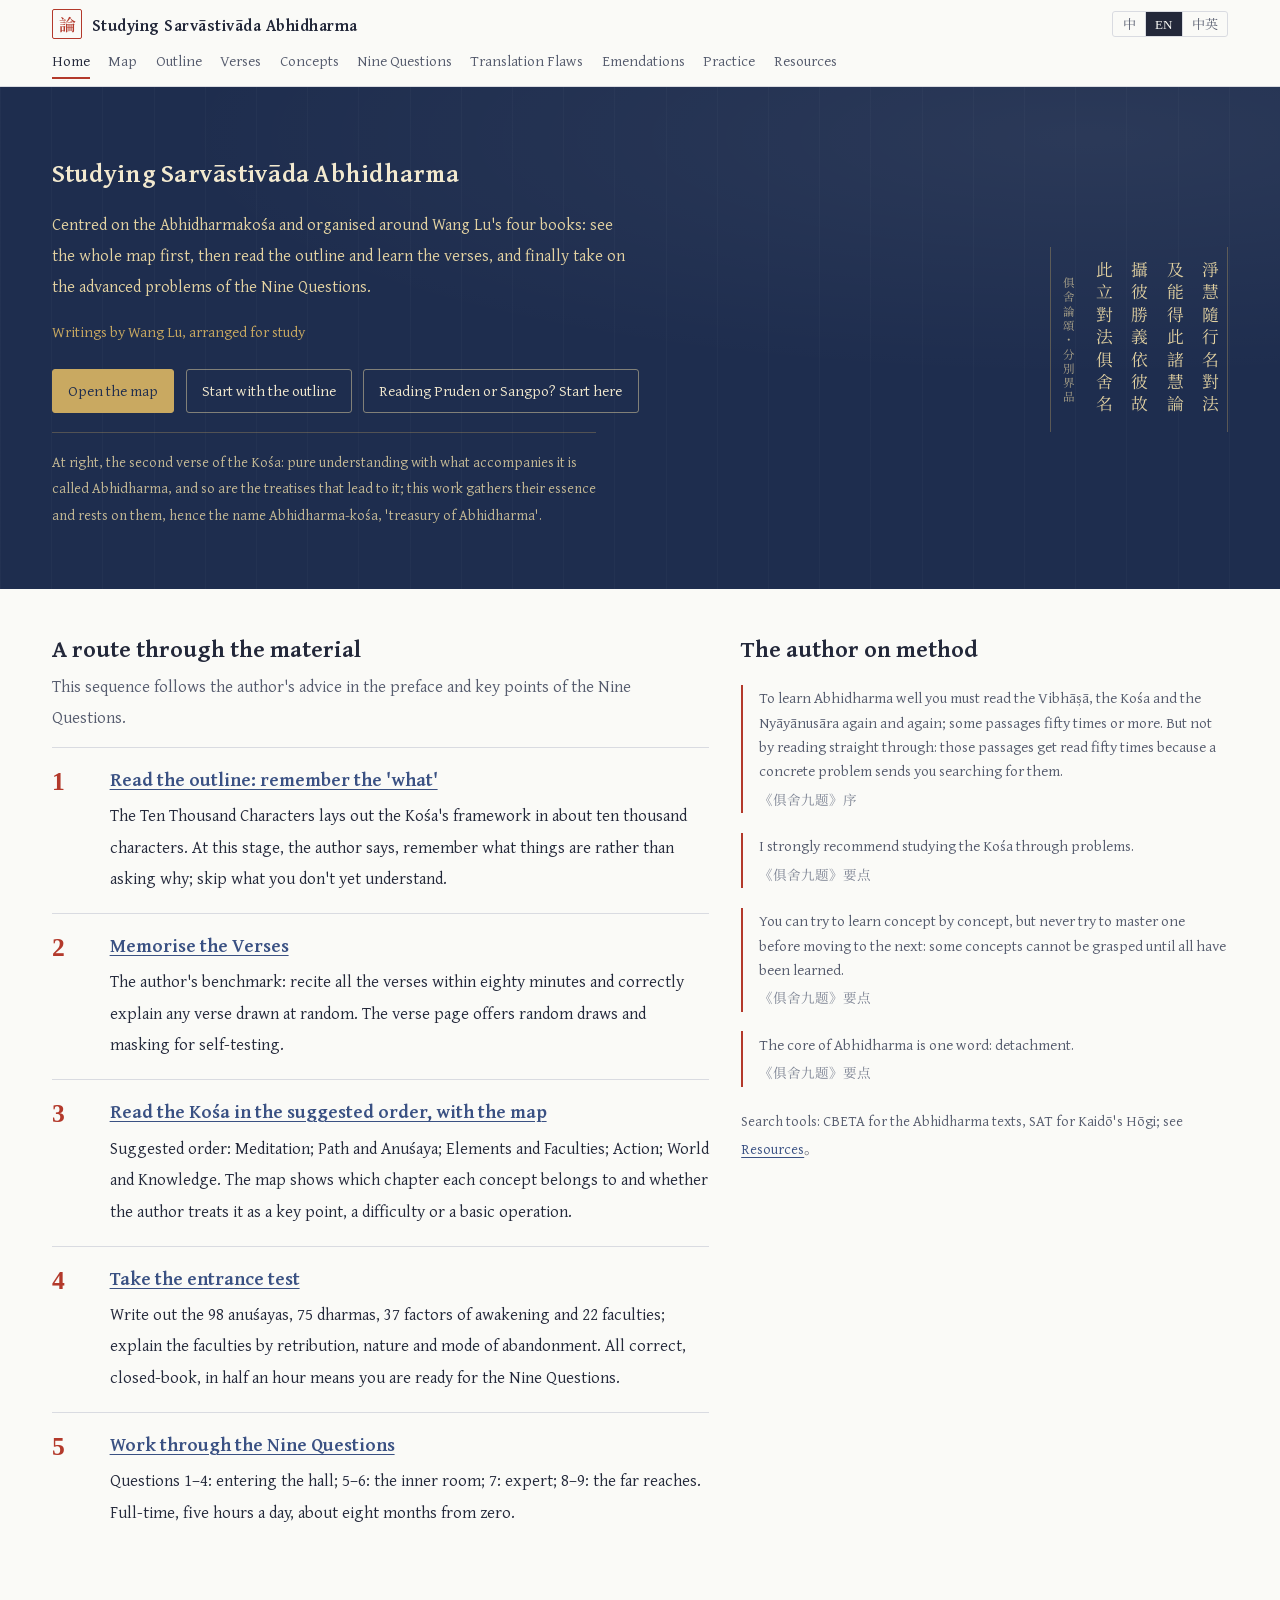
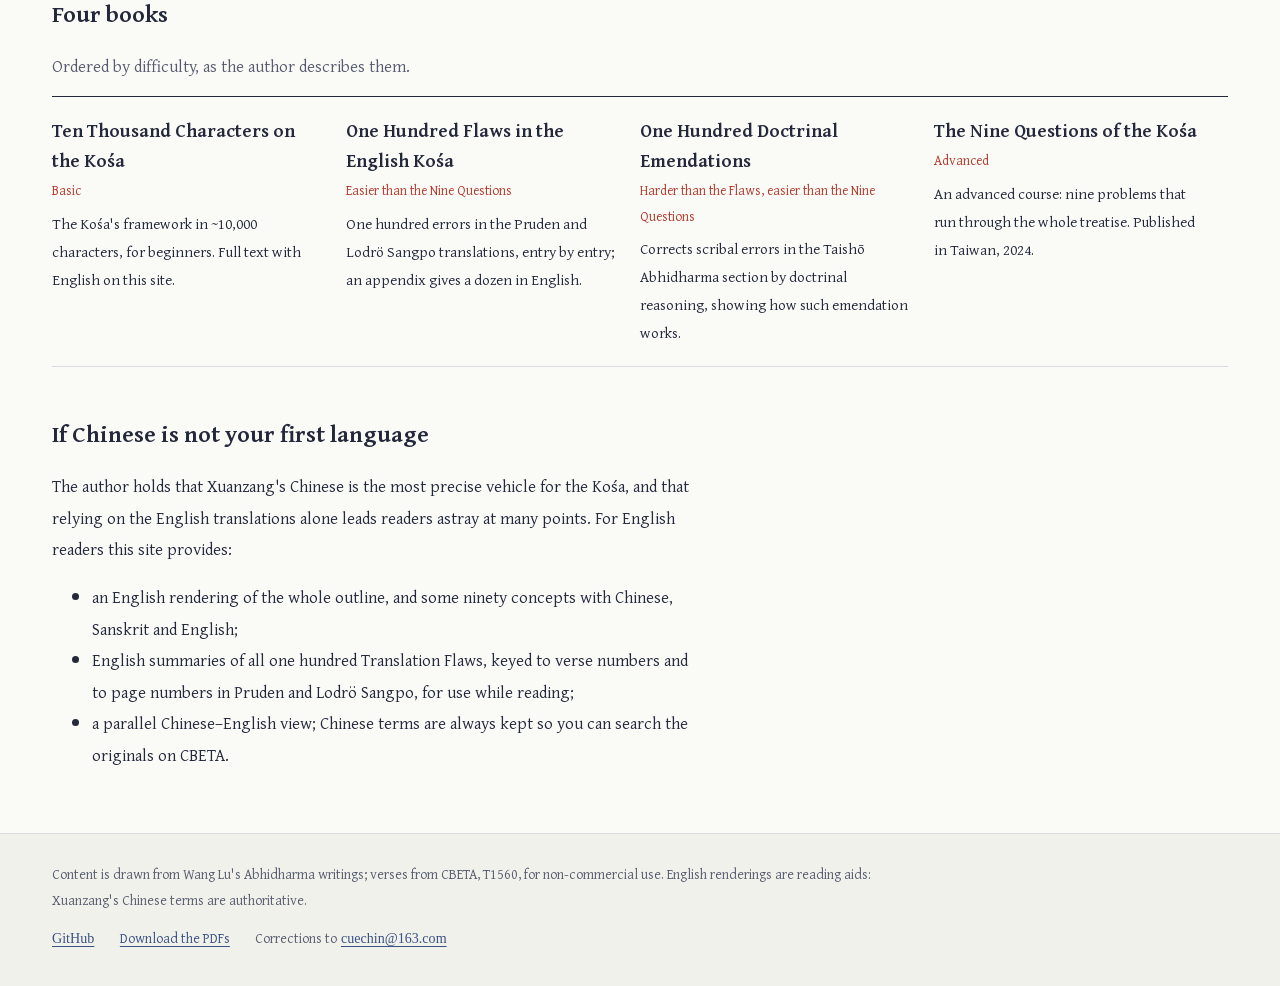
<file: index.html>
<!DOCTYPE html>
<html lang="zh-CN" data-lang="zh">
<head>
<meta charset="utf-8">
<meta name="viewport" content="width=device-width, initial-scale=1">
<title>说一切有部阿毗达磨学习 | Sarvāstivāda Abhidharma</title>
<meta name="description" content="以王路《俱舍九题》《俱舍万字》《俱舍英译百瑕》《阿毗达磨理校百例》为骨架的说一切有部阿毗达磨学习网站：全局地图、纲要、颂文、概念与英译指误。 A study site for Sarvāstivāda Abhidharma built on Wang Lu&#x27;s books: map, outline, verses, concepts and the flaws of the English Kośa.">
<meta property="og:title" content="说一切有部阿毗达磨学习 | Sarvāstivāda Abhidharma">
<meta property="og:description" content="以王路《俱舍九题》《俱舍万字》《俱舍英译百瑕》《阿毗达磨理校百例》为骨架的说一切有部阿毗达磨学习网站：全局地图、纲要、颂文、概念与英译指误。">
<meta property="og:image" content="https://wanglu2016.github.io/abhidharma/assets/og.png">
<meta property="og:type" content="website">
<link rel="icon" href="assets/favicon.svg" type="image/svg+xml">
<script>(function(){var l;try{l=localStorage.getItem('abhi-lang')}catch(e){}if(l!=='zh'&&l!=='en'&&l!=='both'){l=((navigator.language||'').toLowerCase().indexOf('zh')===0)?'zh':'en'}document.documentElement.setAttribute('data-lang',l)})();</script>
<link rel="stylesheet" href="assets/fonts/fonts.css">
<link rel="stylesheet" href="assets/css/site.css">

</head>
<body class="">
<a class="skip" href="#main"><span class="zh" lang="zh-Hans">跳到正文</span><span class="en" lang="en">Skip to content</span></a>
<header class="site">
  <div class="bar">
    <a class="brand" href="index.html"><span class="seal" aria-hidden="true">論</span><span class="brand-t"><span class="zh" lang="zh-Hans">说一切有部阿毗达磨学习</span><span class="en" lang="en">Studying Sarvāstivāda Abhidharma</span></span></a>
    <div class="lang" role="group" aria-label="Language / 语言">
      <button type="button" data-set-lang="zh" lang="zh-Hans">中</button><button type="button" data-set-lang="en" lang="en">EN</button><button type="button" data-set-lang="both" lang="zh-Hans">中英</button>
    </div>
  </div>
  <nav class="main-nav" aria-label="主导航 Main"><a href="index.html" aria-current="page"><span class="zh" lang="zh-Hans">首页</span><span class="en" lang="en">Home</span></a><a href="map.html"><span class="zh" lang="zh-Hans">地图</span><span class="en" lang="en">Map</span></a><a href="outline.html"><span class="zh" lang="zh-Hans">纲要</span><span class="en" lang="en">Outline</span></a><a href="verses.html"><span class="zh" lang="zh-Hans">颂文</span><span class="en" lang="en">Verses</span></a><a href="concepts.html"><span class="zh" lang="zh-Hans">概念</span><span class="en" lang="en">Concepts</span></a><a href="jiuti.html"><span class="zh" lang="zh-Hans">九题</span><span class="en" lang="en">Nine Questions</span></a><a href="translations.html"><span class="zh" lang="zh-Hans">英译百瑕</span><span class="en" lang="en">Translation Flaws</span></a><a href="emendations.html"><span class="zh" lang="zh-Hans">理校百例</span><span class="en" lang="en">Emendations</span></a><a href="genpin-1.html"><span class="zh" lang="zh-Hans">练习</span><span class="en" lang="en">Practice</span></a><a href="resources.html"><span class="zh" lang="zh-Hans">资源</span><span class="en" lang="en">Resources</span></a></nav>
</header>
<main id="main">

<section class="hero" aria-labelledby="hero-h">
 <div class="hero-in">
  <div>
   <h1 id="hero-h"><span class="zh" lang="zh-Hans">说一切有部阿毗达磨学习</span><span class="en" lang="en">Studying Sarvāstivāda Abhidharma</span></h1>
   <p><span class="zh" lang="zh-Hans">以《阿毗达磨俱舍论》为中心，按王路的四部著作安排学习：先看全局地图，再读纲要、背颂文，最后进入《俱舍九题》的高阶问题。</span><span class="en" lang="en">Centred on the Abhidharmakośa and organised around Wang Lu's four books: see the whole map first, then read the outline and learn the verses, and finally take on the advanced problems of the Nine Questions.</span></p>
   <p class="by"><span class="zh" lang="zh-Hans">王路 著　网站内容据作者著作整理</span><span class="en" lang="en">Writings by Wang Lu, arranged for study</span></p>
   <div class="cta">
     <a class="btn" href="map.html"><span class="zh" lang="zh-Hans">看全局地图</span><span class="en" lang="en">Open the map</span></a>
     <a class="btn ghost" href="outline.html"><span class="zh" lang="zh-Hans">从纲要读起</span><span class="en" lang="en">Start with the outline</span></a>
     <a class="btn ghost" href="translations.html"><span class="zh" lang="zh-Hans">读英译本的人从这里开始</span><span class="en" lang="en">Reading Pruden or Sangpo? Start here</span></a>
   </div>
   <p class="gloss"><span class="zh" lang="zh-Hans">右为《俱舍论》开卷第二颂：清净的慧及其随行名为“对法”（阿毗达磨），能得此慧的论也名对法；此论摄彼胜义、依彼而成，故名“对法俱舍”。</span><span class="en" lang="en">At right, the second verse of the Kośa: pure understanding with what accompanies it is called Abhidharma, and so are the treatises that lead to it; this work gathers their essence and rests on them, hence the name Abhidharma-kośa, 'treasury of Abhidharma'.</span></p>
  </div>
  <p class="vverse" lang="zh-Hant"><span>淨慧隨行名對法</span><span>及能得此諸慧論</span><span>攝彼勝義依彼故</span><span>此立對法俱舍名</span><cite>俱舍論頌・分別界品</cite></p>
 </div>
</section>
<div class="wrap">
 <section class="block" style="margin-top:2.6rem" aria-labelledby="path-h">
  <div class="cols" style="grid-template-columns:minmax(0,1.35fr) minmax(0,1fr);align-items:start">
   <div>
    <h2 id="path-h"><span class="zh" lang="zh-Hans">学习路线</span><span class="en" lang="en">A route through the material</span></h2>
    <p class="muted read"><span class="zh" lang="zh-Hans">下面的次序整理自作者在《俱舍九题》序与要点中的建议。</span><span class="en" lang="en">This sequence follows the author's advice in the preface and key points of the Nine Questions.</span></p>
    <ol class="path"><li><div><h3><a href="outline.html"><span class="zh" lang="zh-Hans">读纲要，记住“是什么”</span><span class="en" lang="en">Read the outline: remember the 'what'</span></a></h3><p><span class="zh" lang="zh-Hans">《俱舍万字》用约一万字列出《俱舍》纲目。作者说基础阶段“不适合多问为什么，而适合多记住是什么”；前面看不懂的先跳过。</span><span class="en" lang="en">The Ten Thousand Characters lays out the Kośa's framework in about ten thousand characters. At this stage, the author says, remember what things are rather than asking why; skip what you don't yet understand.</span></p></div></li><li><div><h3><a href="verses.html"><span class="zh" lang="zh-Hans">背《俱舍论颂》</span><span class="en" lang="en">Memorise the Verses</span></a></h3><p><span class="zh" lang="zh-Hans">作者心目中熟练的标准：八十分钟内背完全部颂，随机抽取任意一颂都能正确讲解。颂文页提供随机抽颂和遮盖自测。</span><span class="en" lang="en">The author's benchmark: recite all the verses within eighty minutes and correctly explain any verse drawn at random. The verse page offers random draws and masking for self-testing.</span></p></div></li><li><div><h3><a href="map.html"><span class="zh" lang="zh-Hans">按建议次序通读《俱舍》，对照地图</span><span class="en" lang="en">Read the Kośa in the suggested order, with the map</span></a></h3><p><span class="zh" lang="zh-Hans">建议次序：定品；贤圣品、随眠品；界品、根品；业品；世间品、智品。地图标出每个概念属于哪一品、作者认为它是要点、难点还是基本操作。</span><span class="en" lang="en">Suggested order: Meditation; Path and Anuśaya; Elements and Faculties; Action; World and Knowledge. The map shows which chapter each concept belongs to and whether the author treats it as a key point, a difficulty or a basic operation.</span></p></div></li><li><div><h3><a href="jiuti.html#entry"><span class="zh" lang="zh-Hans">做入门测验</span><span class="en" lang="en">Take the entrance test</span></a></h3><p><span class="zh" lang="zh-Hans">默写九十八随眠、七十五法、三十七道品、二十二根；能解释二十二根的异熟、三性、何所断等。半小时内闭卷全对，即具备读《九题》的基础。</span><span class="en" lang="en">Write out the 98 anuśayas, 75 dharmas, 37 factors of awakening and 22 faculties; explain the faculties by retribution, nature and mode of abandonment. All correct, closed-book, in half an hour means you are ready for the Nine Questions.</span></p></div></li><li><div><h3><a href="jiuti.html"><span class="zh" lang="zh-Hans">读《俱舍九题》</span><span class="en" lang="en">Work through the Nine Questions</span></a></h3><p><span class="zh" lang="zh-Hans">前四题“登堂”，五、六题“入室”，第七题“专家”，八、九题是向阿毗达磨深处的探寻。全日制、每日五小时，从零起步约八个月。</span><span class="en" lang="en">Questions 1–4: entering the hall; 5–6: the inner room; 7: expert; 8–9: the far reaches. Full-time, five hours a day, about eight months from zero.</span></p></div></li></ol>
   </div>
   <div>
    <h2><span class="zh" lang="zh-Hans">作者谈方法</span><span class="en" lang="en">The author on method</span></h2>
    <div style="margin-top:1rem"><blockquote class="quote"><span class="zh" lang="zh-Hans">要学好阿毗达磨，必须反反复复看《婆沙》、《俱舍》、《正理》原文，有些段落可能要读过五十遍以上。不过要记住，不是让你通读……所有读过五十遍以上的段落，基本上都是因为碰到具体问题去检索，然后反复读。</span><span class="en" lang="en">To learn Abhidharma well you must read the Vibhāṣā, the Kośa and the Nyāyānusāra again and again; some passages fifty times or more. But not by reading straight through: those passages get read fifty times because a concrete problem sends you searching for them.</span><cite>《俱舍九题》序</cite></blockquote><blockquote class="quote"><span class="zh" lang="zh-Hans">我强烈建议结合问题学习《俱舍》。</span><span class="en" lang="en">I strongly recommend studying the Kośa through problems.</span><cite>《俱舍九题》要点</cite></blockquote><blockquote class="quote"><span class="zh" lang="zh-Hans">可以尝试一个概念一个概念地学。但千万不要企图“掌握了一个概念之后再学下一个”——不把所有概念学完，有些概念是无论如何也掌握不了的。</span><span class="en" lang="en">You can try to learn concept by concept, but never try to master one before moving to the next: some concepts cannot be grasped until all have been learned.</span><cite>《俱舍九题》要点</cite></blockquote><blockquote class="quote"><span class="zh" lang="zh-Hans">阿毗达磨的核心就是两个字：离染。</span><span class="en" lang="en">The core of Abhidharma is one word: detachment.</span><cite>《俱舍九题》要点</cite></blockquote></div>
    <p class="note"><span class="zh" lang="zh-Hans">检索工具：CBETA（毘昙部原文）、SAT（快道林常《俱舍论法义》），见</span><span class="en" lang="en">Search tools: CBETA for the Abhidharma texts, SAT for Kaidō's Hōgi; see</span> <a href="resources.html#tools"><span class="zh" lang="zh-Hans">资源</span><span class="en" lang="en">Resources</span></a>。</p>
   </div>
  </div>
 </section>
 <section class="block" aria-labelledby="books-h">
  <h2 id="books-h"><span class="zh" lang="zh-Hans">四部著作</span><span class="en" lang="en">Four books</span></h2>
  <p class="muted read"><span class="zh" lang="zh-Hans">难度按作者自己的说明排列。</span><span class="en" lang="en">Ordered by difficulty, as the author describes them.</span></p>
  <div class="books"><div class="book"><h3><a href="outline.html"><span class="zh" lang="zh-Hans">《俱舍万字》</span><span class="en" lang="en">Ten Thousand Characters on the Kośa</span></a></h3><p class="lvl"><span class="zh" lang="zh-Hans">基础</span><span class="en" lang="en">Basic</span></p><p><span class="zh" lang="zh-Hans">《俱舍》纲目，约一万字，用简体写成，面向初学。本站全文收录并配英译。</span><span class="en" lang="en">The Kośa's framework in ~10,000 characters, for beginners. Full text with English on this site.</span></p></div><div class="book"><h3><a href="translations.html"><span class="zh" lang="zh-Hans">《俱舍英译百瑕》</span><span class="en" lang="en">One Hundred Flaws in the English Kośa</span></a></h3><p class="lvl"><span class="zh" lang="zh-Hans">比《九题》简单</span><span class="en" lang="en">Easier than the Nine Questions</span></p><p><span class="zh" lang="zh-Hans">逐条指出 Pruden 与 Lodrö Sangpo 两部英译本的一百处错误。附录有十余条英文稿。</span><span class="en" lang="en">One hundred errors in the Pruden and Lodrö Sangpo translations, entry by entry; an appendix gives a dozen in English.</span></p></div><div class="book"><h3><a href="emendations.html"><span class="zh" lang="zh-Hans">《阿毗达磨理校百例》</span><span class="en" lang="en">One Hundred Doctrinal Emendations</span></a></h3><p class="lvl"><span class="zh" lang="zh-Hans">难于《百瑕》，易于《九题》</span><span class="en" lang="en">Harder than the Flaws, easier than the Nine Questions</span></p><p><span class="zh" lang="zh-Hans">依阿毗达磨义理校正《大正藏》毘昙部的误字，示范如何“理校”。</span><span class="en" lang="en">Corrects scribal errors in the Taishō Abhidharma section by doctrinal reasoning, showing how such emendation works.</span></p></div><div class="book"><h3><a href="jiuti.html"><span class="zh" lang="zh-Hans">《俱舍九题》</span><span class="en" lang="en">The Nine Questions of the Kośa</span></a></h3><p class="lvl"><span class="zh" lang="zh-Hans">高阶</span><span class="en" lang="en">Advanced</span></p><p><span class="zh" lang="zh-Hans">高阶阿毗达磨串讲。九个问题贯穿全论，2024 年在台湾出版。</span><span class="en" lang="en">An advanced course: nine problems that run through the whole treatise. Published in Taiwan, 2024.</span></p></div></div>
 </section>
 <section class="block" aria-labelledby="en-h">
  <h2 id="en-h"><span class="zh" lang="zh-Hans">给中文不熟练的读者</span><span class="en" lang="en">If Chinese is not your first language</span></h2>
  <div class="read">
   <p><span class="zh" lang="zh-Hans">作者认为玄奘的译语最为精确：“只懂汉语完全可以”学好《俱舍》，而只依靠英译本则会被大量误译带偏。本站为英文读者准备了：</span><span class="en" lang="en">The author holds that Xuanzang's Chinese is the most precise vehicle for the Kośa, and that relying on the English translations alone leads readers astray at many points. For English readers this site provides:</span></p>
   <ul>
    <li><span class="zh" lang="zh-Hans">《俱舍万字》全文逐段英译，以及近百个概念的中、梵、英对照释义；</span><span class="en" lang="en">an English rendering of the whole outline, and some ninety concepts with Chinese, Sanskrit and English;</span></li>
    <li><span class="zh" lang="zh-Hans">《英译百瑕》一百条的英文提要，标出颂号和两部英译本的页码，可以边读英译边查；</span><span class="en" lang="en">English summaries of all one hundred Translation Flaws, keyed to verse numbers and to page numbers in Pruden and Lodrö Sangpo, for use while reading;</span></li>
    <li><span class="zh" lang="zh-Hans">界面可切换为中英对照：中文术语始终保留，便于在 CBETA 检索原文。</span><span class="en" lang="en">a parallel Chinese–English view; Chinese terms are always kept so you can search the originals on CBETA.</span></li>
   </ul>
  </div>
 </section>
</div>
</main>
<footer class="site">
  <div class="foot">
    <p><span class="zh" lang="zh-Hans">内容取自王路的阿毗达磨著作；颂文据 CBETA《阿毘達磨俱舍論本頌》（T1560），供非商业使用。英文为辅助译文，以玄奘译语为准。</span><span class="en" lang="en">Content is drawn from Wang Lu's Abhidharma writings; verses from CBETA, T1560, for non-commercial use. English renderings are reading aids: Xuanzang's Chinese terms are authoritative.</span></p>
    <ul class="foot-links"><li><a href="https://github.com/wanglu2016/abhidharma">GitHub</a></li><li><a href="resources.html#books"><span class="zh" lang="zh-Hans">下载著作 PDF</span><span class="en" lang="en">Download the PDFs</span></a></li><li><span class="zh" lang="zh-Hans">勘误请寄</span><span class="en" lang="en">Corrections to</span> <a href="mailto:cuechin@163.com">cuechin@163.com</a></li></ul>
  </div>
</footer>
<script src="assets/js/site.js"></script>

</body>
</html>
</file>
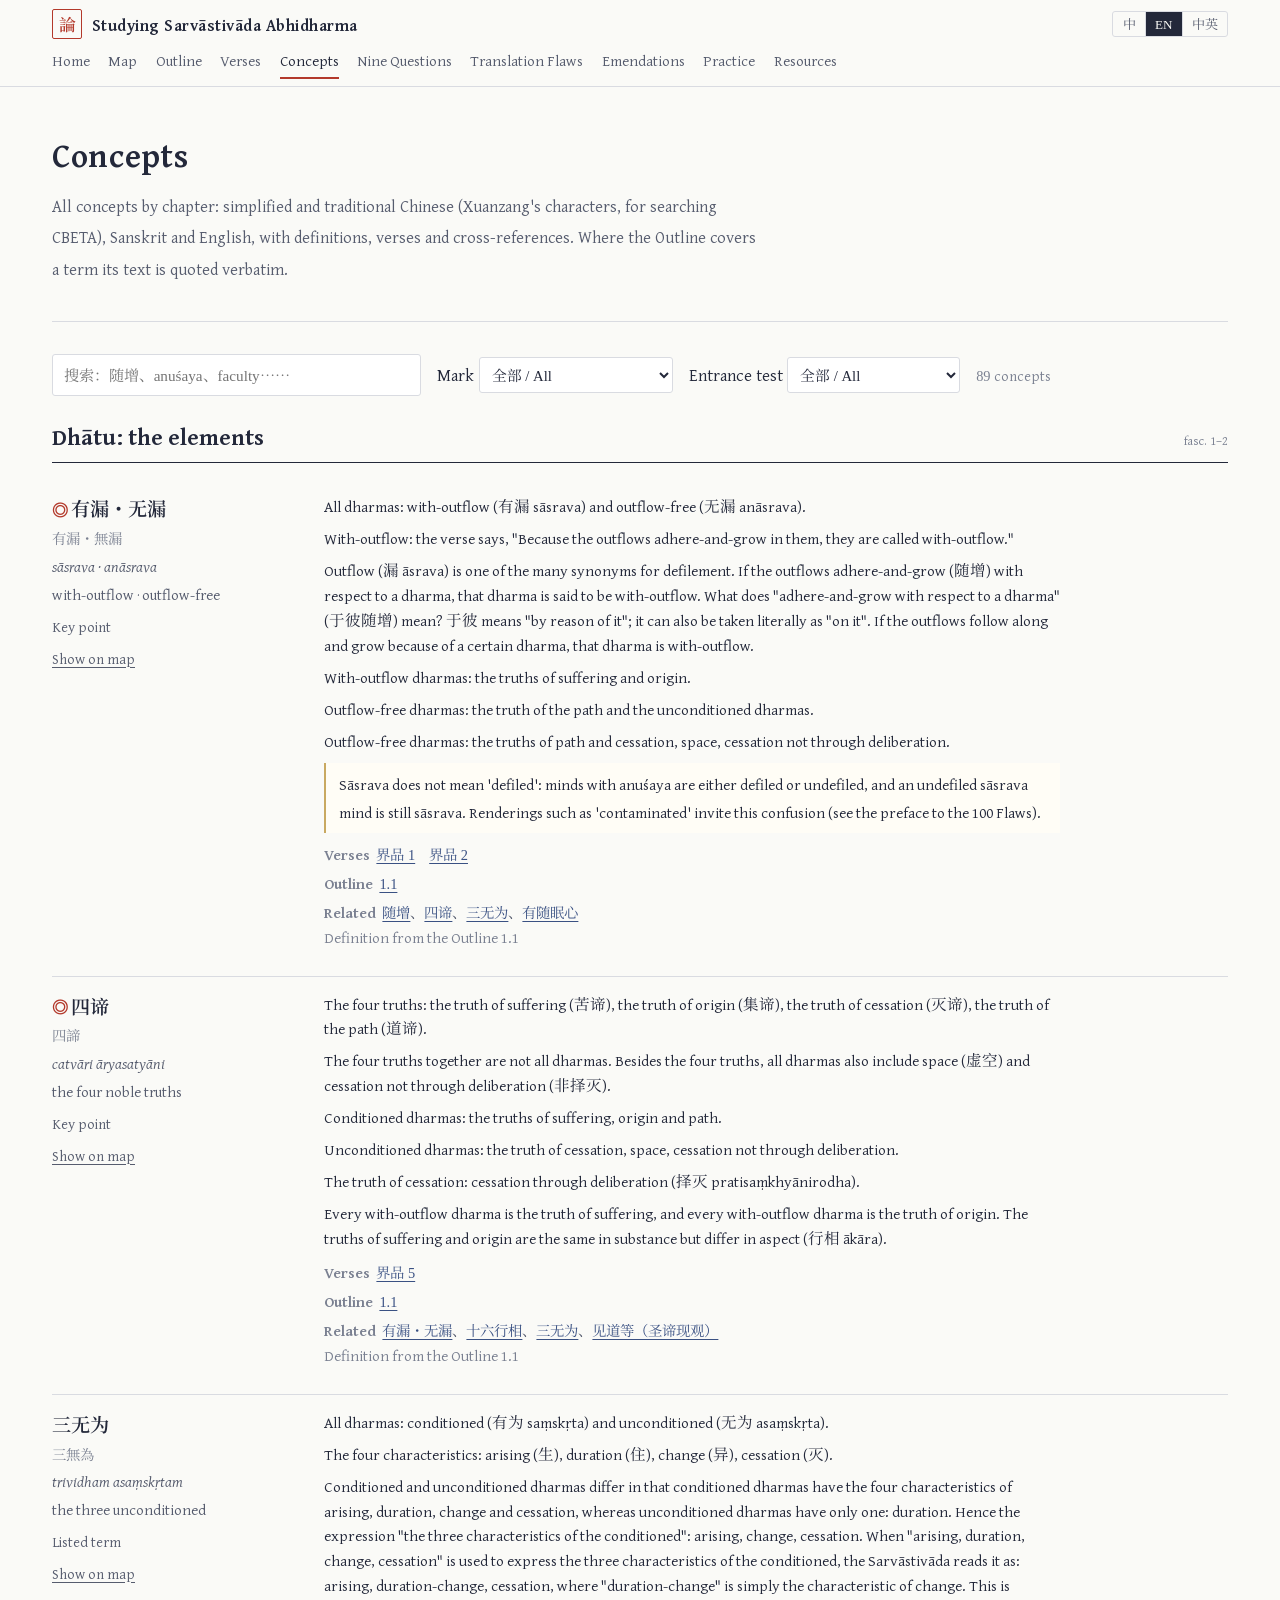
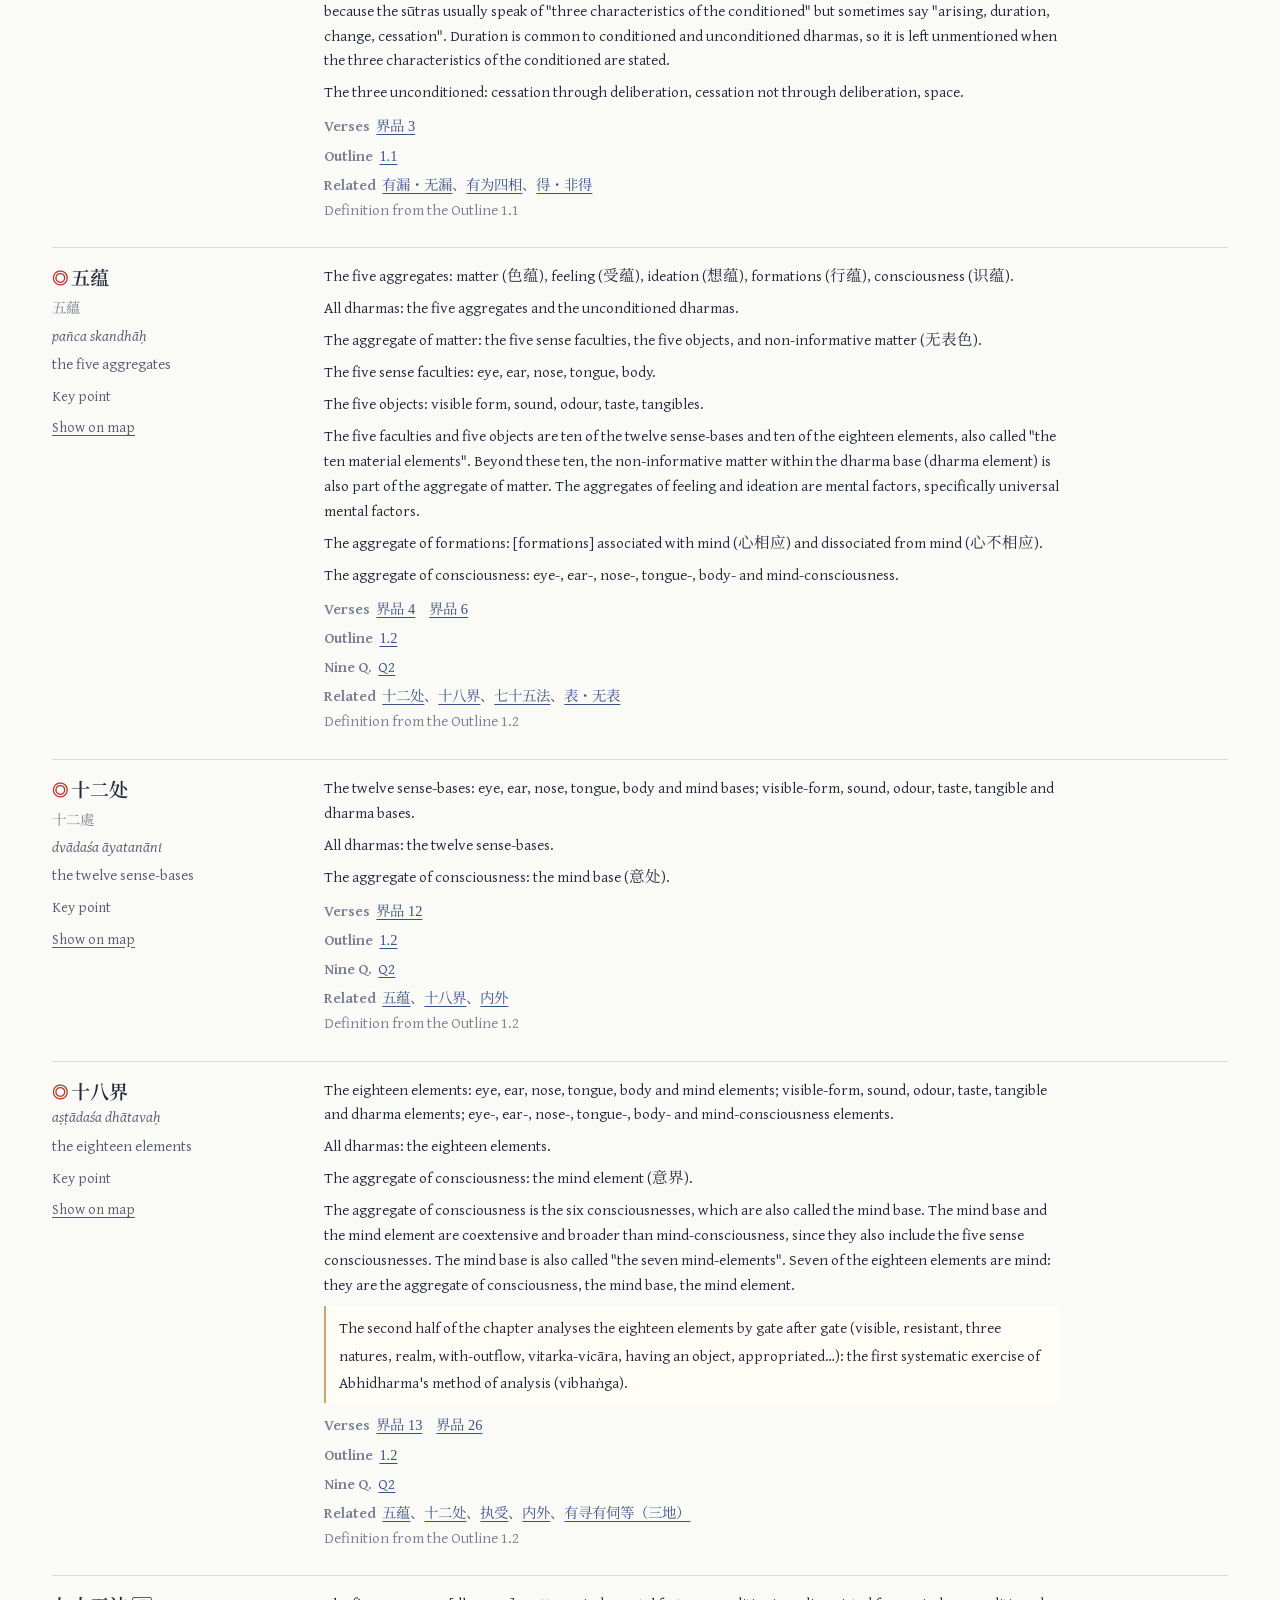
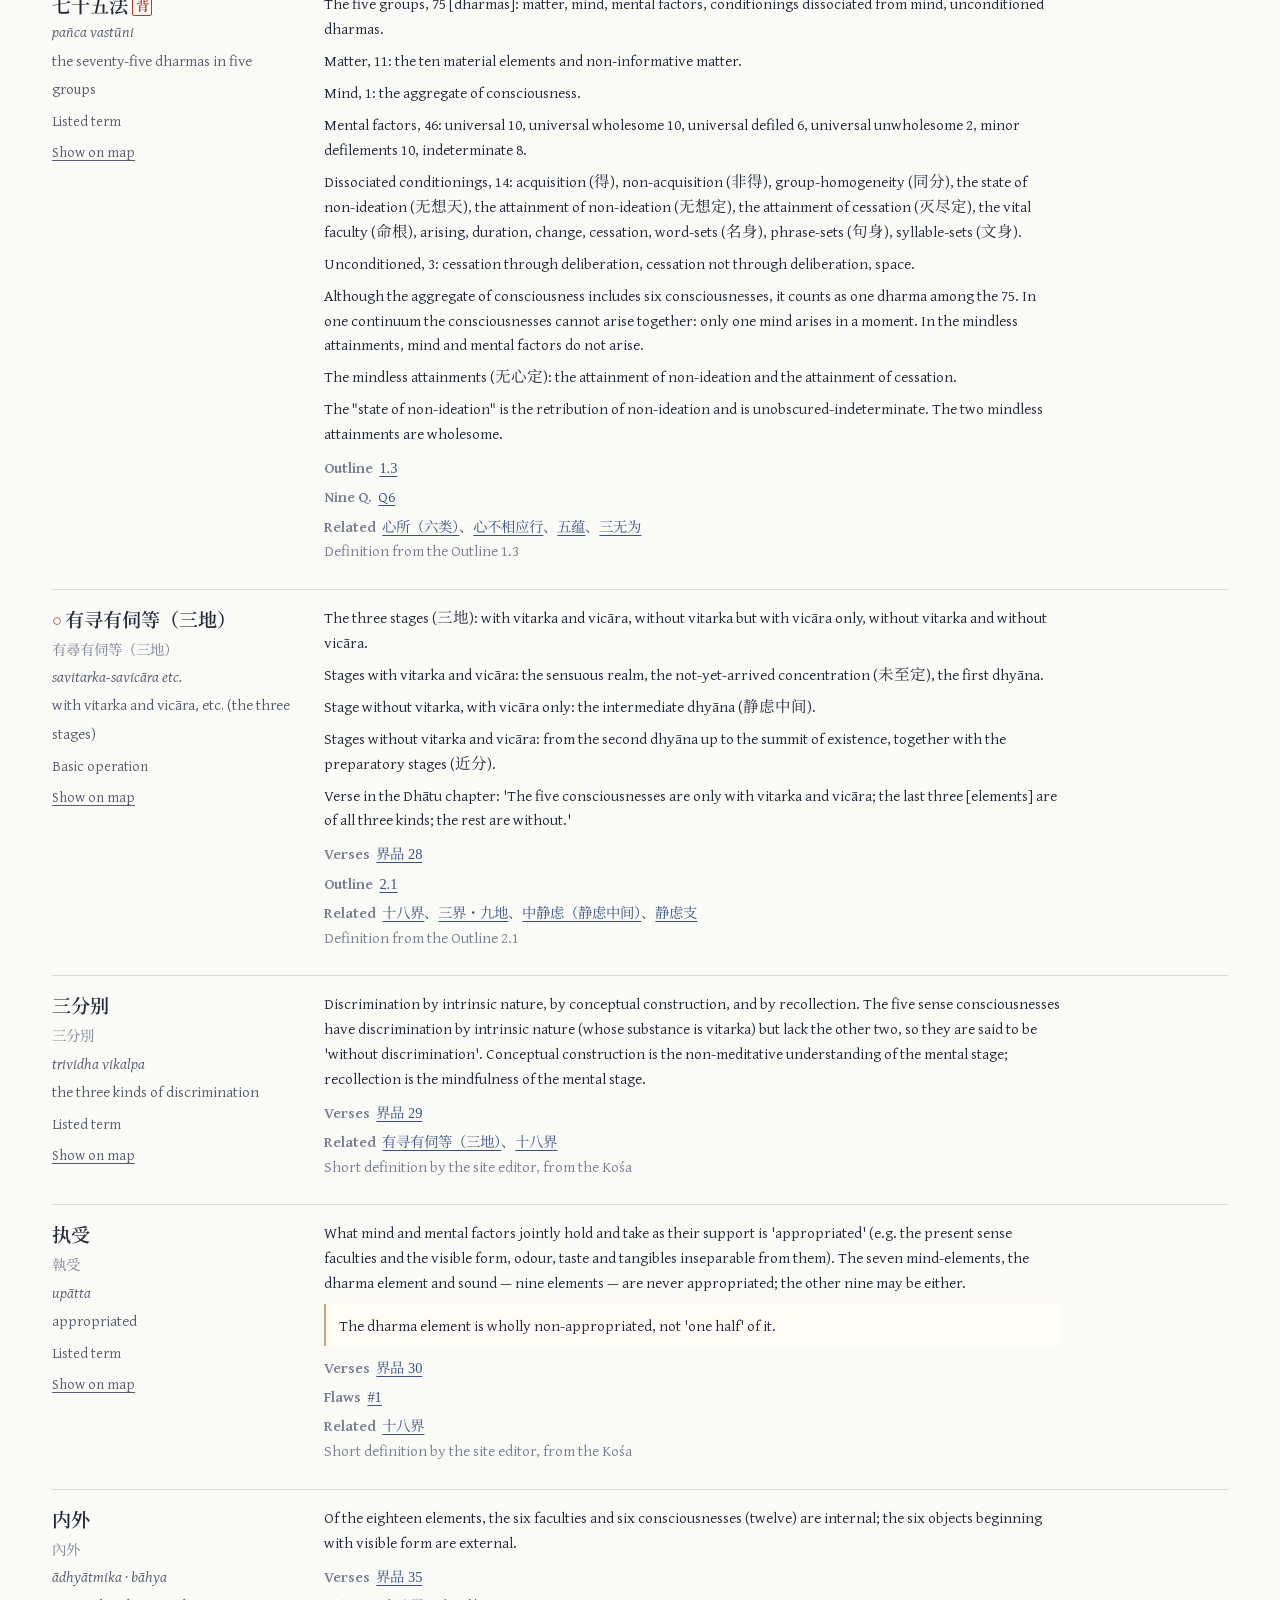
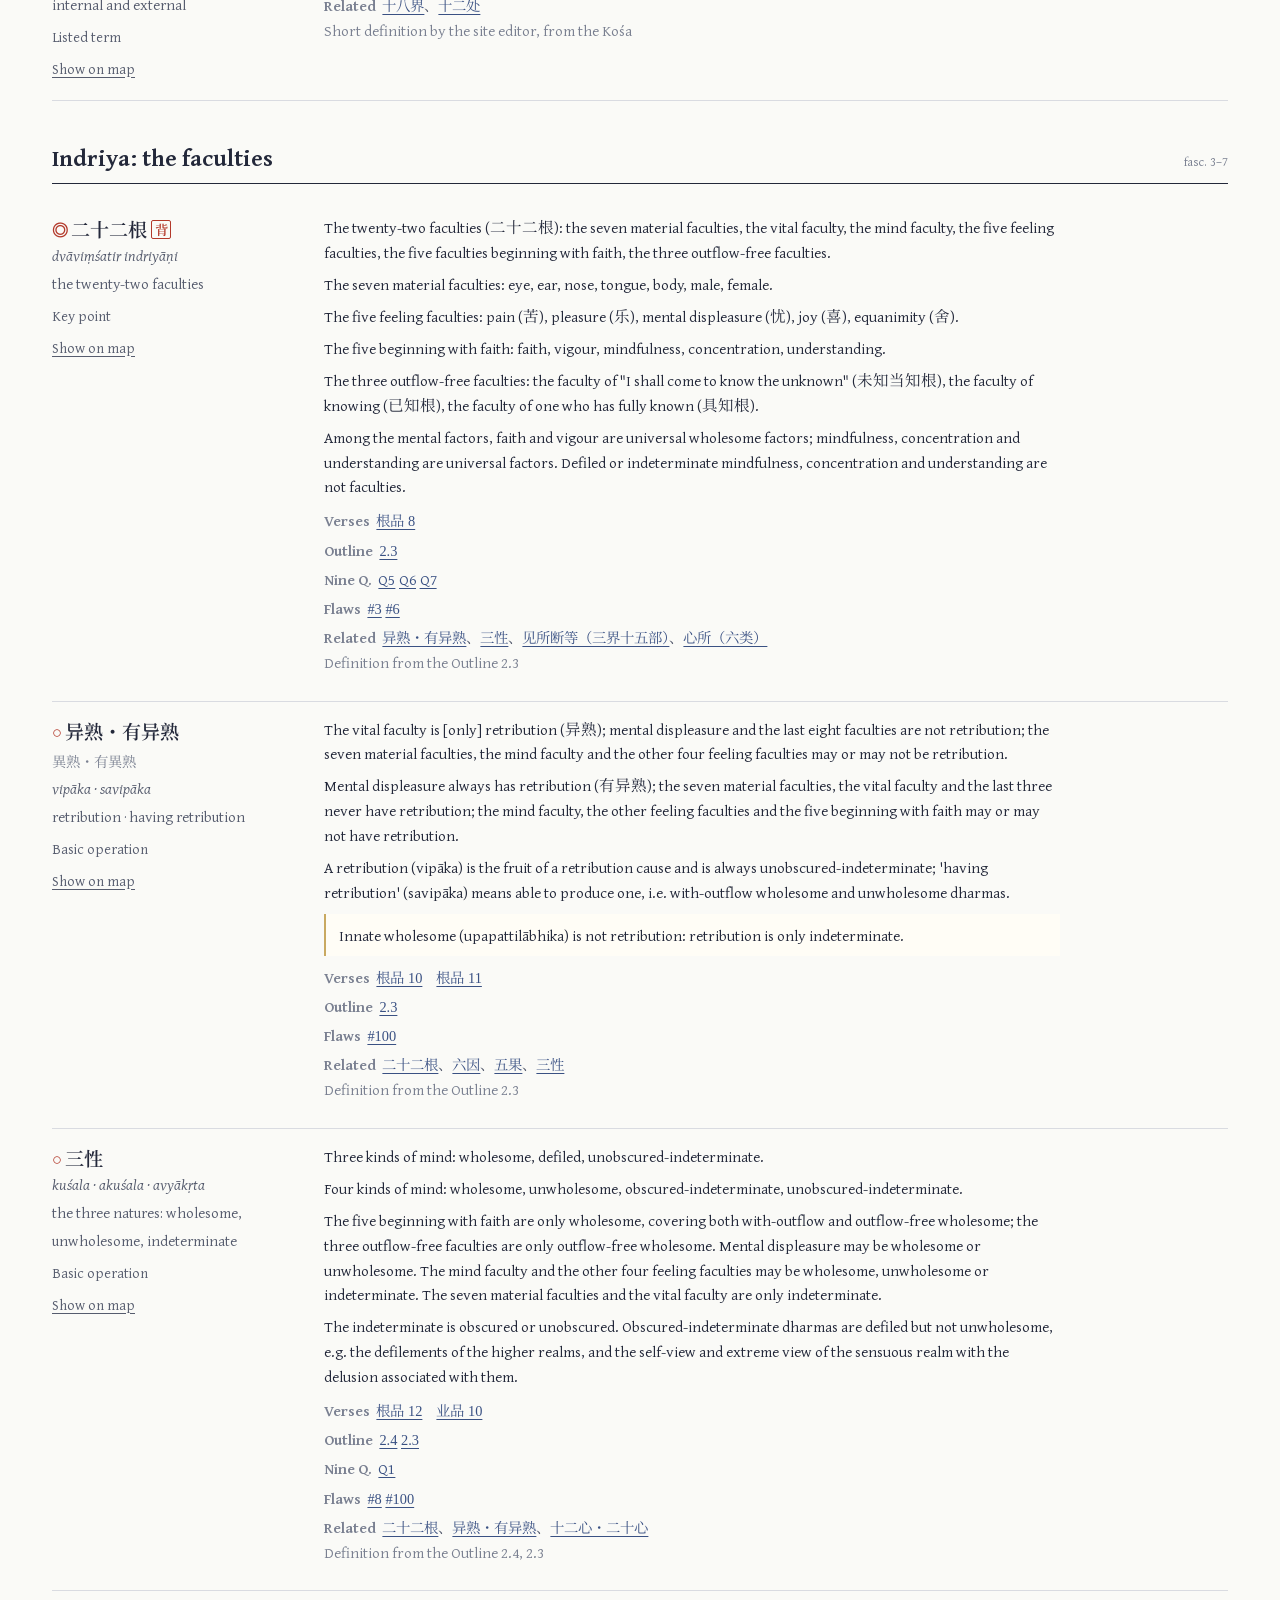
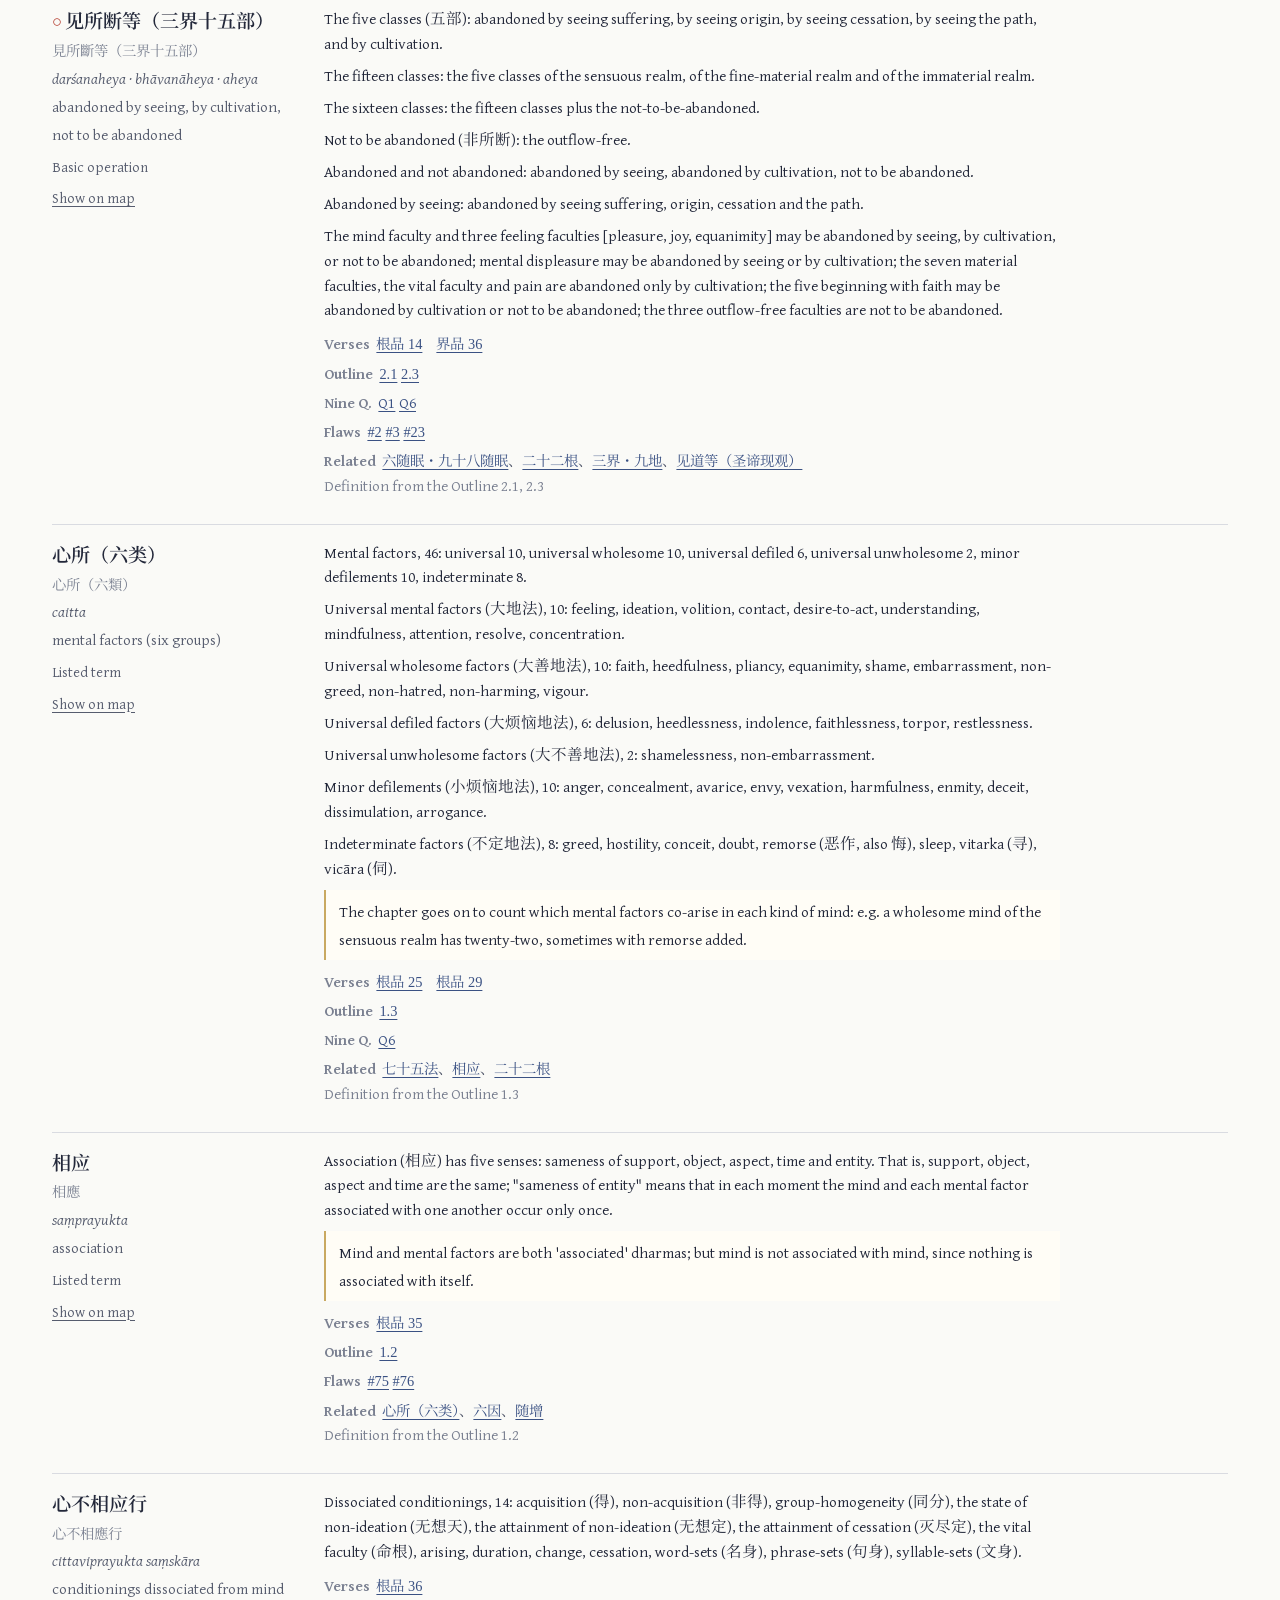
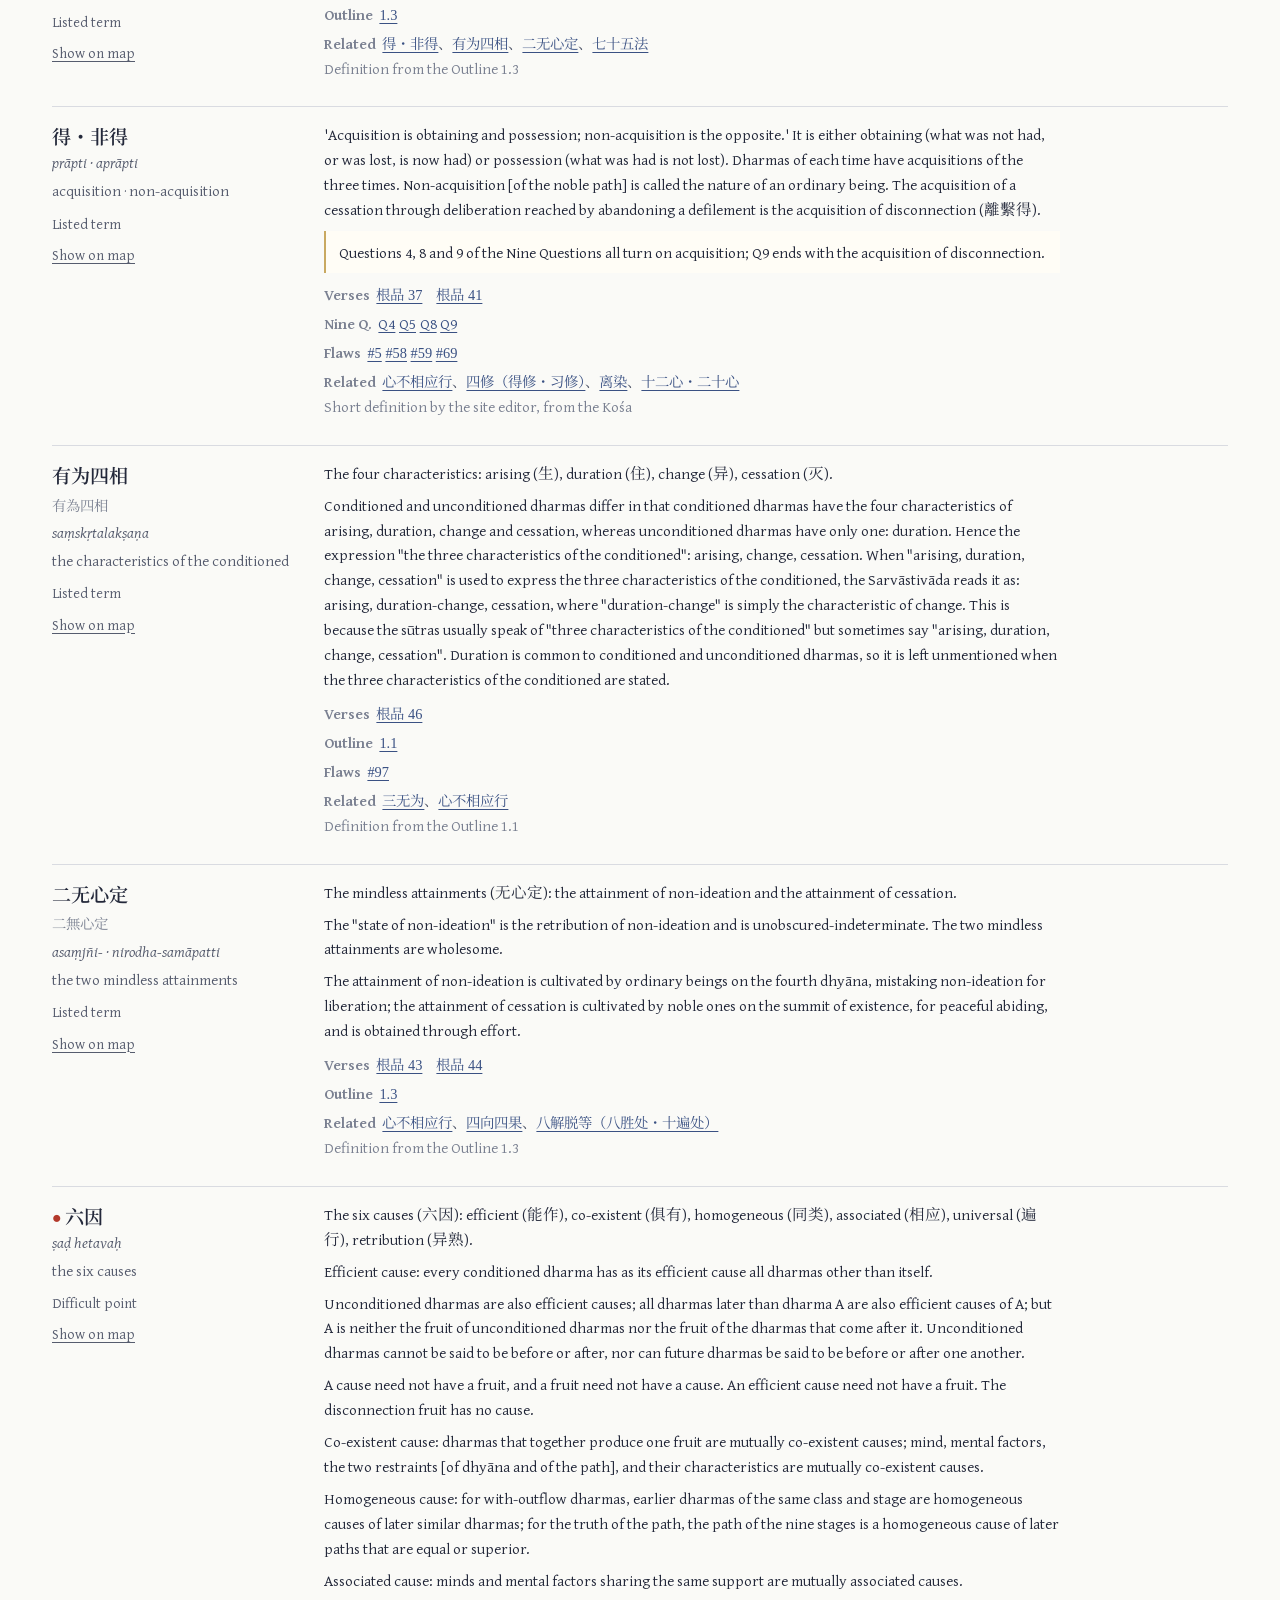
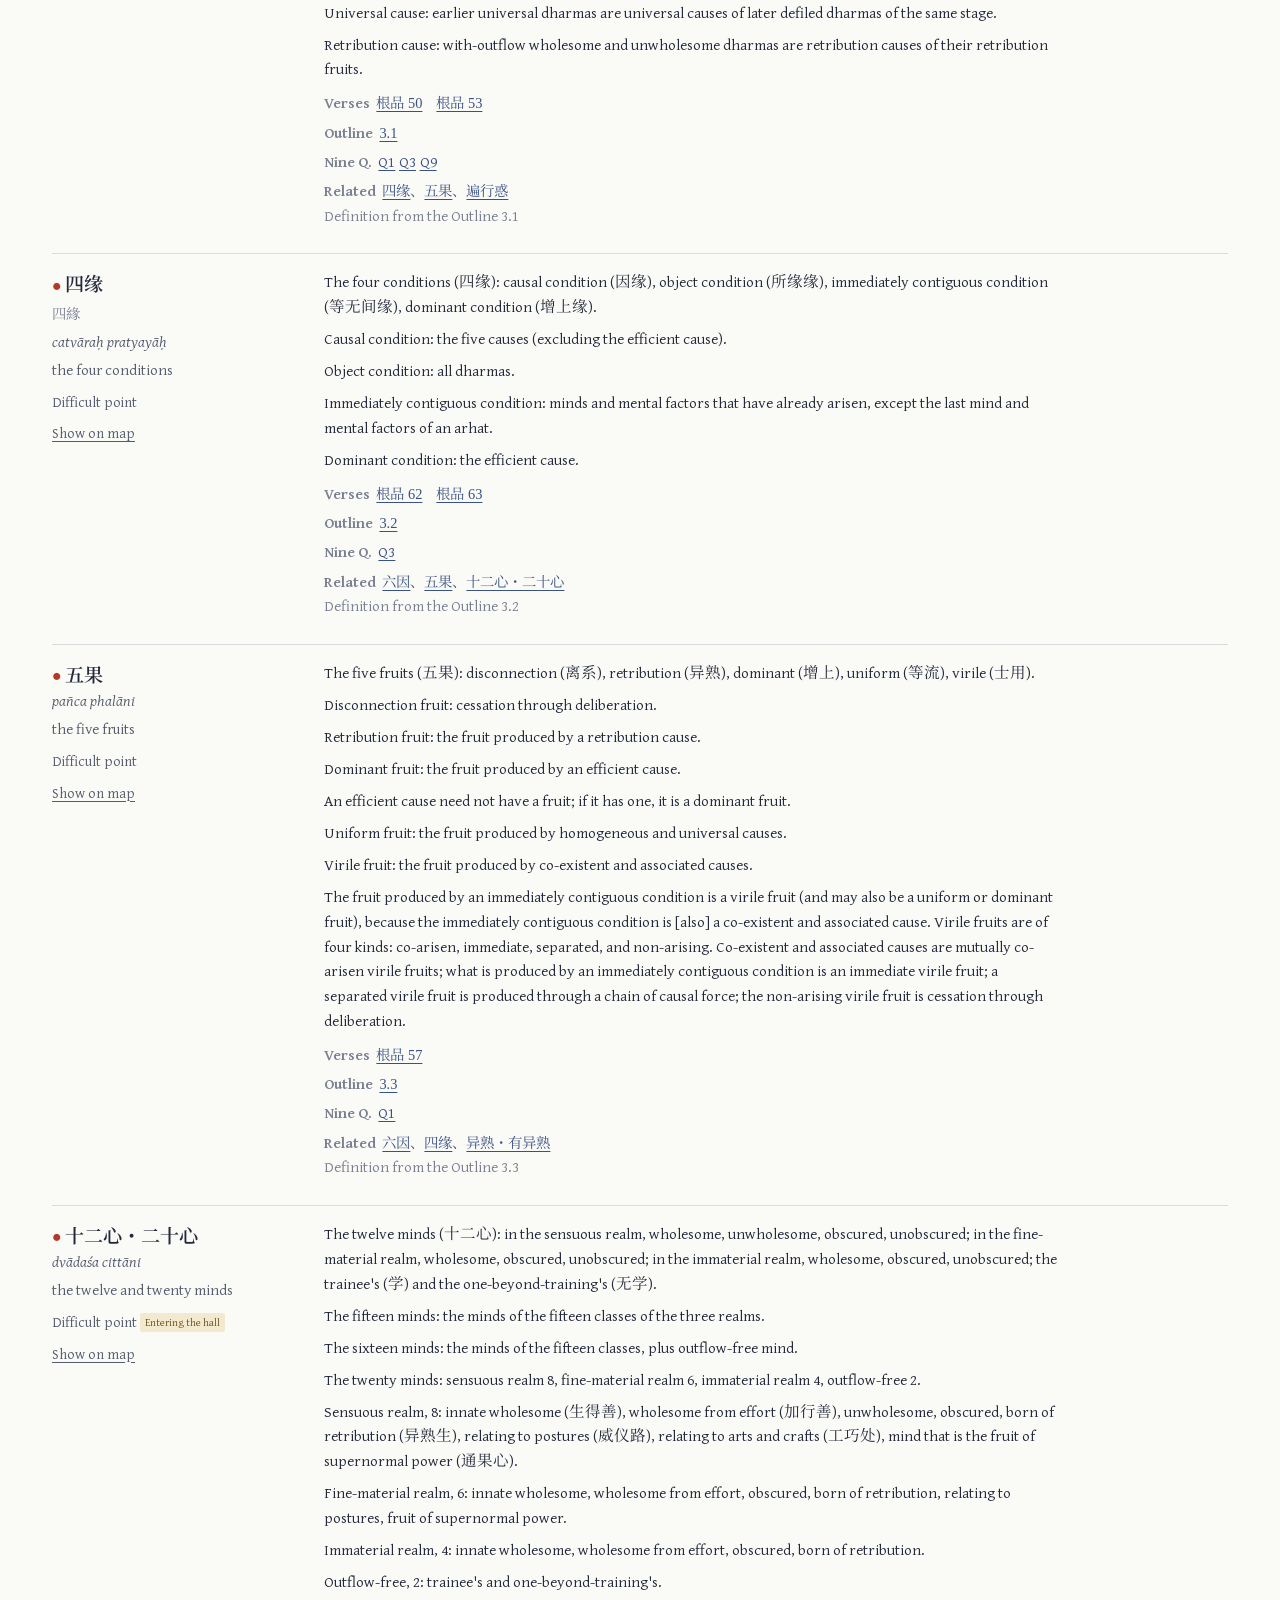
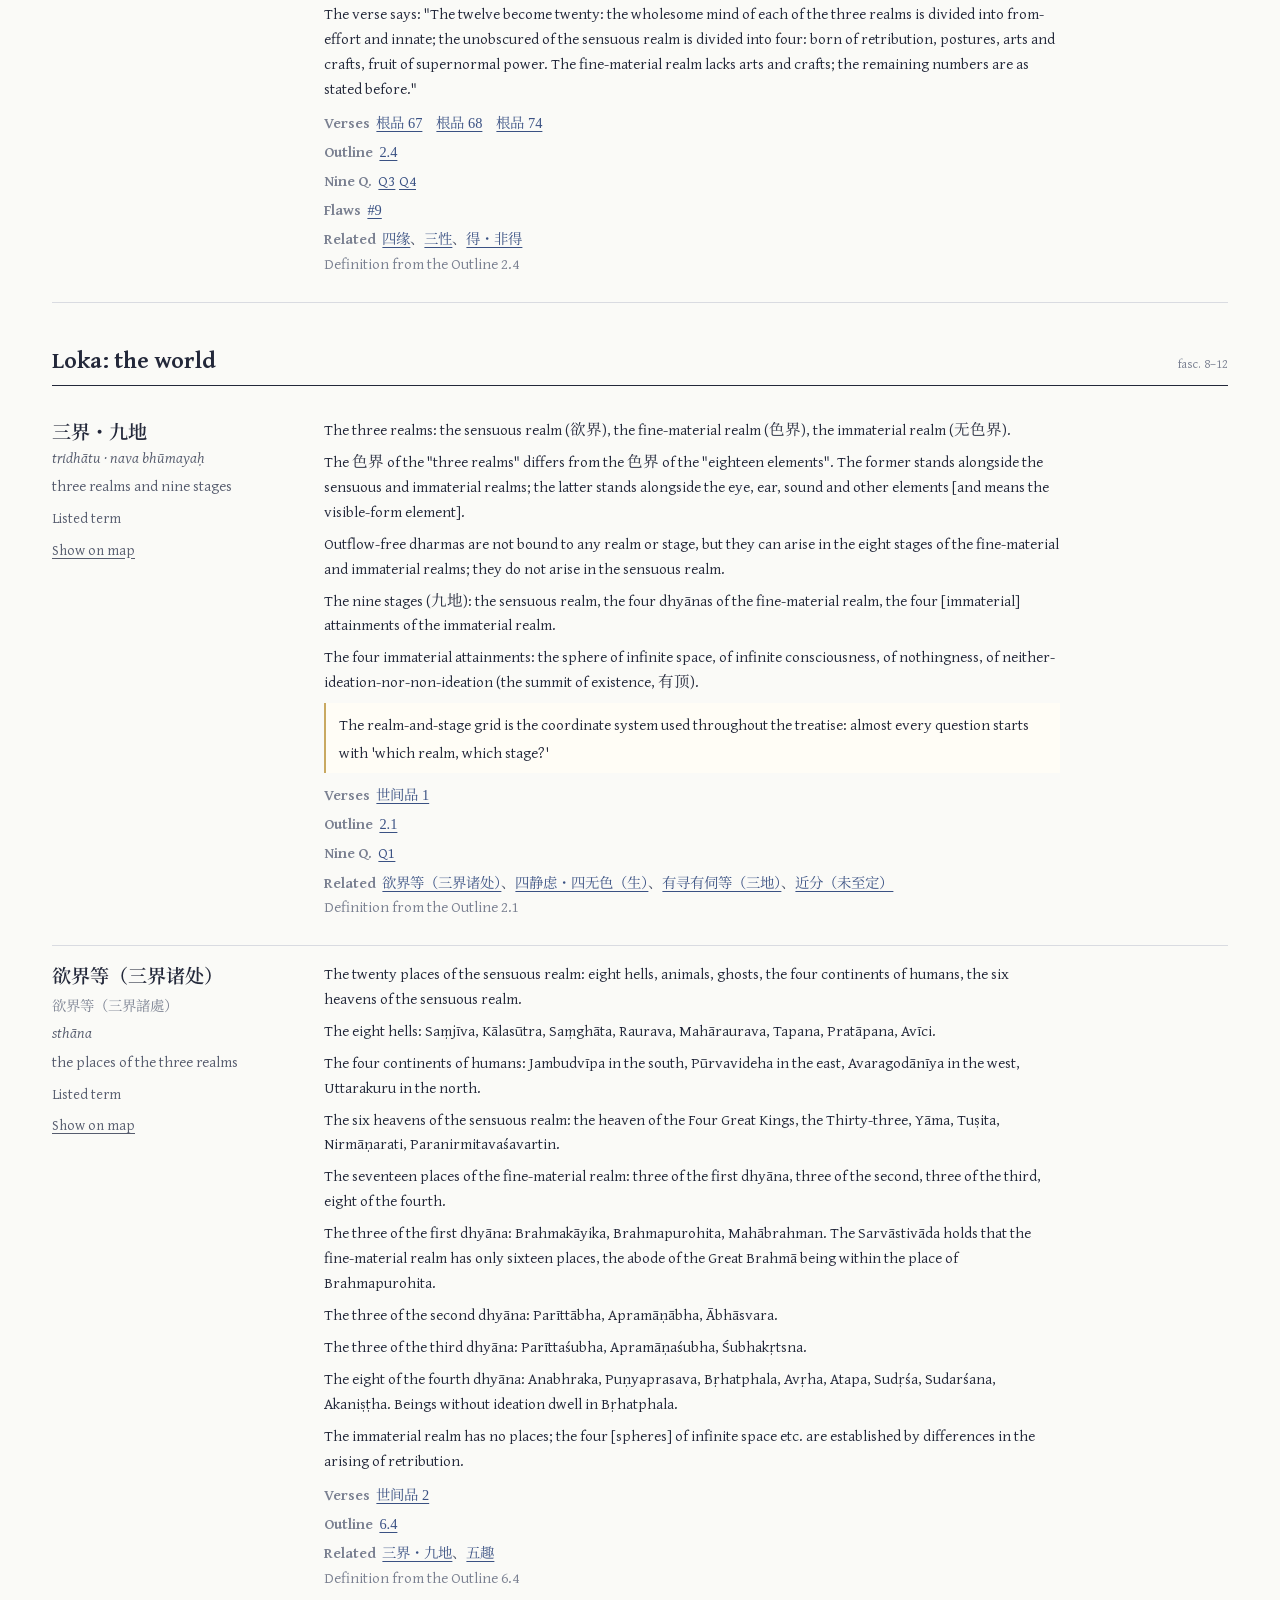
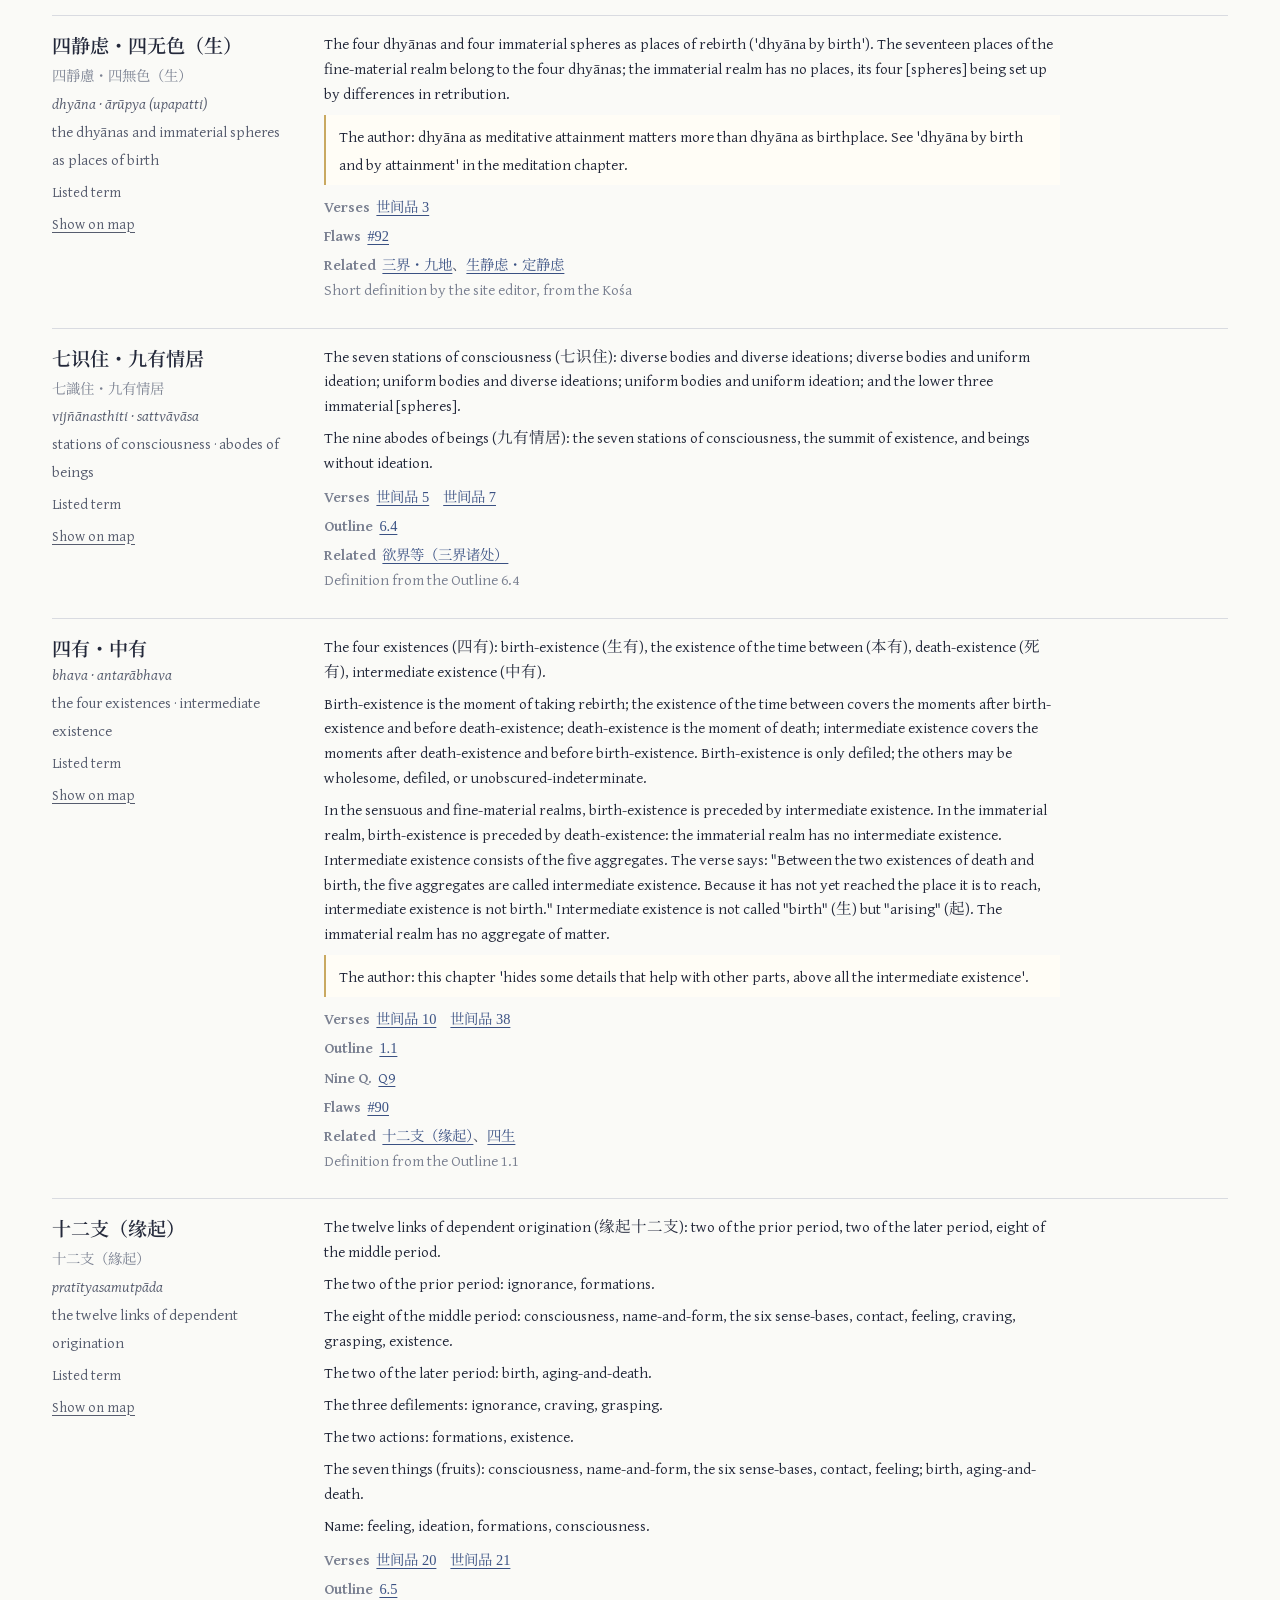
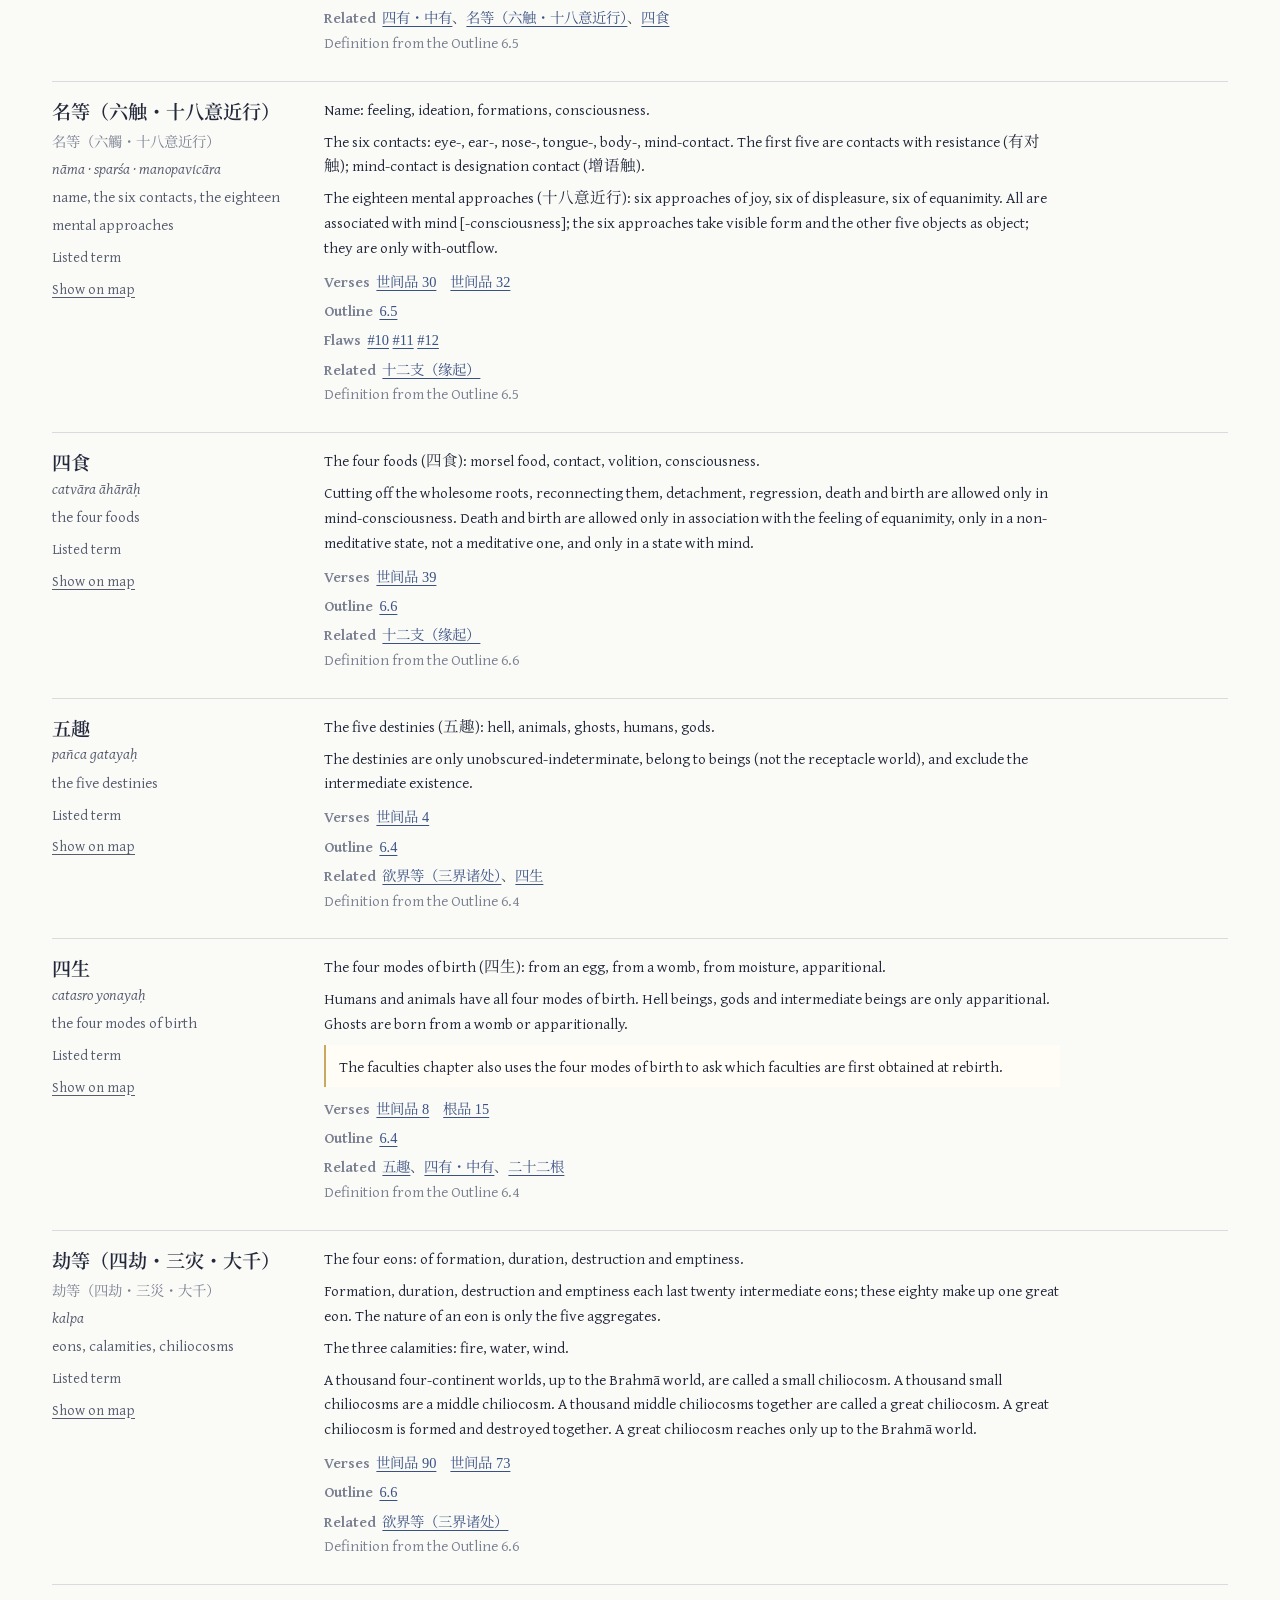
<file: concepts.html>
<!DOCTYPE html>
<html lang="zh-CN" data-lang="zh">
<head>
<meta charset="utf-8">
<meta name="viewport" content="width=device-width, initial-scale=1">
<title>概念 | 说一切有部阿毗达磨</title>
<meta name="description" content="说一切有部阿毗达磨概念表：中、繁、梵、英对照，附《俱舍万字》释义、颂文与《九题》《英译百瑕》去处。 A bilingual glossary of Sarvāstivāda Abhidharma concepts with verses and cross-references.">
<meta property="og:title" content="概念 | 说一切有部阿毗达磨">
<meta property="og:description" content="说一切有部阿毗达磨概念表：中、繁、梵、英对照，附《俱舍万字》释义、颂文与《九题》《英译百瑕》去处。">
<meta property="og:image" content="https://wanglu2016.github.io/abhidharma/assets/og.png">
<meta property="og:type" content="website">
<link rel="icon" href="assets/favicon.svg" type="image/svg+xml">
<script>(function(){var l;try{l=localStorage.getItem('abhi-lang')}catch(e){}if(l!=='zh'&&l!=='en'&&l!=='both'){l=((navigator.language||'').toLowerCase().indexOf('zh')===0)?'zh':'en'}document.documentElement.setAttribute('data-lang',l)})();</script>
<link rel="stylesheet" href="assets/fonts/fonts.css">
<link rel="stylesheet" href="assets/css/site.css">

</head>
<body class="">
<a class="skip" href="#main"><span class="zh" lang="zh-Hans">跳到正文</span><span class="en" lang="en">Skip to content</span></a>
<header class="site">
  <div class="bar">
    <a class="brand" href="index.html"><span class="seal" aria-hidden="true">論</span><span class="brand-t"><span class="zh" lang="zh-Hans">说一切有部阿毗达磨学习</span><span class="en" lang="en">Studying Sarvāstivāda Abhidharma</span></span></a>
    <div class="lang" role="group" aria-label="Language / 语言">
      <button type="button" data-set-lang="zh" lang="zh-Hans">中</button><button type="button" data-set-lang="en" lang="en">EN</button><button type="button" data-set-lang="both" lang="zh-Hans">中英</button>
    </div>
  </div>
  <nav class="main-nav" aria-label="主导航 Main"><a href="index.html"><span class="zh" lang="zh-Hans">首页</span><span class="en" lang="en">Home</span></a><a href="map.html"><span class="zh" lang="zh-Hans">地图</span><span class="en" lang="en">Map</span></a><a href="outline.html"><span class="zh" lang="zh-Hans">纲要</span><span class="en" lang="en">Outline</span></a><a href="verses.html"><span class="zh" lang="zh-Hans">颂文</span><span class="en" lang="en">Verses</span></a><a href="concepts.html" aria-current="page"><span class="zh" lang="zh-Hans">概念</span><span class="en" lang="en">Concepts</span></a><a href="jiuti.html"><span class="zh" lang="zh-Hans">九题</span><span class="en" lang="en">Nine Questions</span></a><a href="translations.html"><span class="zh" lang="zh-Hans">英译百瑕</span><span class="en" lang="en">Translation Flaws</span></a><a href="emendations.html"><span class="zh" lang="zh-Hans">理校百例</span><span class="en" lang="en">Emendations</span></a><a href="genpin-1.html"><span class="zh" lang="zh-Hans">练习</span><span class="en" lang="en">Practice</span></a><a href="resources.html"><span class="zh" lang="zh-Hans">资源</span><span class="en" lang="en">Resources</span></a></nav>
</header>
<main id="main">

<div class="wrap" data-filter-scope>
 <header class="page-head">
  <h1><span class="zh" lang="zh-Hans">概念</span><span class="en" lang="en">Concepts</span></h1>
  <p class="lede"><span class="zh" lang="zh-Hans">按品排列的全部概念：简体、繁体（玄奘原字，便于检索 CBETA）、梵语、英文，附定义、颂文与去处。释义凡见于《俱舍万字》者照录原文。</span><span class="en" lang="en">All concepts by chapter: simplified and traditional Chinese (Xuanzang's characters, for searching CBETA), Sanskrit and English, with definitions, verses and cross-references. Where the Outline covers a term its text is quoted verbatim.</span></p>
 </header>
 <div class="cfilter">
  <input type="search" data-filter-input placeholder="搜索：随增、anuśaya、faculty……" aria-label="搜索 Search">
  <label><span class="zh" lang="zh-Hans">类别</span><span class="en" lang="en">Mark</span> <select data-filter-select="tier"><option value="">全部 / All</option><option value="key">要点 Key point</option><option value="hard">难点 Difficult point</option><option value="method">基本操作 Basic operation</option><option value="term">术语 Listed term</option></select></label>
  <label><span class="zh" lang="zh-Hans">必背</span><span class="en" lang="en">Entrance test</span> <select data-filter-select="memo"><option value="">全部 / All</option><option value="1">只看必背 / Only these</option></select></label>
  <span class="count"><span data-filter-count></span> <span class="zh" lang="zh-Hans">个概念</span><span class="en" lang="en">concepts</span></span>
 </div>
 <section class="cgroup" data-filter-group id="g-jie"><h2><span class="zh" lang="zh-Hans">分别界品</span><span class="en" lang="en">Dhātu: the elements</span><small><span class="zh" lang="zh-Hans">卷1–2</span><span class="en" lang="en">fasc. 1–2</span></small></h2><article class="ccard" id="youlou" data-filter-item data-text="有漏・无漏 有漏・無漏 sāsrava · anāsrava with-outflow · outflow-free 一切法：有漏、无漏。 有漏：颂曰：“于彼漏随增，故说名有漏。” 漏是烦恼的多种异名之一。漏如果于一法随增，则说此法“有漏”。什么叫“于一法随增”“于彼随增”呢？“于彼”是“由于彼”的意思，也可以按汉语字面理解为“在它上”。如果漏因为某法而随逐增长，则说某法有漏。 有漏法：苦谛、集谛。 无漏法：道谛、无为法。 无漏法：道谛、灭谛、虚空、非择灭。 All dharmas: with-outflow (有漏 sāsrava) and outflow-free (无漏 anāsrava). With-outflow: the verse says, &quot;Because the outflows adhere-and-grow in them, they are called with-outflow.&quot; Outflow (漏 āsrava) is one of the many synonyms for defilement. If the outflows adhere-and-grow (随增) with respect to a dharma, that dharma is said to be with-outflow. What does &quot;adhere-and-grow with respect to a dharma&quot; (于彼随增) mean? 于彼 means &quot;by reason of it&quot;; it can also be taken literally as &quot;on it&quot;. If the outflows follow along and grow because of a certain dharma, that dharma is with-outflow. With-outflow dharmas: the truths of suffering and origin. Outflow-free dharmas: the truth of the path and the unconditioned dharmas. Outflow-free dharmas: the truths of path and cessation, space, cessation not through deliberation." data-tier="key">
<div class="head"><h3><span class="mk" title="要点">◎</span><span lang="zh-Hans">有漏・无漏</span></h3><span class="trad" lang="zh-Hant">有漏・無漏</span><i class="skt">sāsrava · anāsrava</i><span class="ename">with-outflow · outflow-free</span>
<span class="note"><span class="zh" lang="zh-Hans">要点</span><span class="en" lang="en">Key point</span></span><br><a class="note" href="map.html#c=youlou"><span class="zh" lang="zh-Hans">在地图上看</span><span class="en" lang="en">Show on map</span></a></div>
<div class="body"><p class="zh">一切法：有漏、无漏。</p><p class="en" lang="en">All dharmas: with-outflow (有漏 sāsrava) and outflow-free (无漏 anāsrava).</p><p class="zh">有漏：颂曰：“于彼漏随增，故说名有漏。”</p><p class="en" lang="en">With-outflow: the verse says, &quot;Because the outflows adhere-and-grow in them, they are called with-outflow.&quot;</p><p class="zh">漏是烦恼的多种异名之一。漏如果于一法随增，则说此法“有漏”。什么叫“于一法随增”“于彼随增”呢？“于彼”是“由于彼”的意思，也可以按汉语字面理解为“在它上”。如果漏因为某法而随逐增长，则说某法有漏。</p><p class="en" lang="en">Outflow (漏 āsrava) is one of the many synonyms for defilement. If the outflows adhere-and-grow (随增) with respect to a dharma, that dharma is said to be with-outflow. What does &quot;adhere-and-grow with respect to a dharma&quot; (于彼随增) mean? 于彼 means &quot;by reason of it&quot;; it can also be taken literally as &quot;on it&quot;. If the outflows follow along and grow because of a certain dharma, that dharma is with-outflow.</p><p class="zh">有漏法：苦谛、集谛。</p><p class="en" lang="en">With-outflow dharmas: the truths of suffering and origin.</p><p class="zh">无漏法：道谛、无为法。</p><p class="en" lang="en">Outflow-free dharmas: the truth of the path and the unconditioned dharmas.</p><p class="zh">无漏法：道谛、灭谛、虚空、非择灭。</p><p class="en" lang="en">Outflow-free dharmas: the truths of path and cessation, space, cessation not through deliberation.</p><div class="callout"><span class="zh" lang="zh-Hans">「有漏」不等于「染污」：有随眠心有「有染」「无染」两类，无染有漏心亦是有漏。英文 contaminated、defiled 一类译法容易引起这种混淆（见《英译百瑕》序）。</span><span class="en" lang="en">Sāsrava does not mean &#x27;defiled&#x27;: minds with anuśaya are either defiled or undefiled, and an undefiled sāsrava mind is still sāsrava. Renderings such as &#x27;contaminated&#x27; invite this confusion (see the preface to the 100 Flaws).</span></div><div class="links"><div><b><span class="zh" lang="zh-Hans">颂</span><span class="en" lang="en">Verses</span></b><a href="verses.html#v-jie-1">界品 1</a>　<a href="verses.html#v-jie-2">界品 2</a></div><div><b><span class="zh" lang="zh-Hans">纲要</span><span class="en" lang="en">Outline</span></b><a href="outline.html#s1-1">1.1</a></div><div><b><span class="zh" lang="zh-Hans">相关</span><span class="en" lang="en">Related</span></b><a href="#suizeng">随增</a>、<a href="#sidi">四谛</a>、<a href="#sanwuwei">三无为</a>、<a href="#yousuimianxin">有随眠心</a></div></div><p class="src"><span class="zh" lang="zh-Hans">释义取自《俱舍万字》1.1</span><span class="en" lang="en">Definition from the Outline 1.1</span></p></div></article><article class="ccard" id="sidi" data-filter-item data-text="四谛 四諦 catvāri āryasatyāni the four noble truths 四谛：苦谛、集谛、灭谛、道谛。 四谛的总和不是一切法。一切法在四谛之外还包括：虚空、非择灭。 有为法：苦谛、集谛、道谛。 无为法：灭谛、虚空、非择灭。 灭谛：择灭。 一切有漏法都是苦谛，一切有漏法都是集谛。苦谛和集谛体同，行相不同。 The four truths: the truth of suffering (苦谛), the truth of origin (集谛), the truth of cessation (灭谛), the truth of the path (道谛). The four truths together are not all dharmas. Besides the four truths, all dharmas also include space (虚空) and cessation not through deliberation (非择灭). Conditioned dharmas: the truths of suffering, origin and path. Unconditioned dharmas: the truth of cessation, space, cessation not through deliberation. The truth of cessation: cessation through deliberation (择灭 pratisaṃkhyānirodha). Every with-outflow dharma is the truth of suffering, and every with-outflow dharma is the truth of origin. The truths of suffering and origin are the same in substance but differ in aspect (行相 ākāra)." data-tier="key">
<div class="head"><h3><span class="mk" title="要点">◎</span><span lang="zh-Hans">四谛</span></h3><span class="trad" lang="zh-Hant">四諦</span><i class="skt">catvāri āryasatyāni</i><span class="ename">the four noble truths</span>
<span class="note"><span class="zh" lang="zh-Hans">要点</span><span class="en" lang="en">Key point</span></span><br><a class="note" href="map.html#c=sidi"><span class="zh" lang="zh-Hans">在地图上看</span><span class="en" lang="en">Show on map</span></a></div>
<div class="body"><p class="zh">四谛：苦谛、集谛、灭谛、道谛。</p><p class="en" lang="en">The four truths: the truth of suffering (苦谛), the truth of origin (集谛), the truth of cessation (灭谛), the truth of the path (道谛).</p><p class="zh">四谛的总和不是一切法。一切法在四谛之外还包括：虚空、非择灭。</p><p class="en" lang="en">The four truths together are not all dharmas. Besides the four truths, all dharmas also include space (虚空) and cessation not through deliberation (非择灭).</p><p class="zh">有为法：苦谛、集谛、道谛。</p><p class="en" lang="en">Conditioned dharmas: the truths of suffering, origin and path.</p><p class="zh">无为法：灭谛、虚空、非择灭。</p><p class="en" lang="en">Unconditioned dharmas: the truth of cessation, space, cessation not through deliberation.</p><p class="zh">灭谛：择灭。</p><p class="en" lang="en">The truth of cessation: cessation through deliberation (择灭 pratisaṃkhyānirodha).</p><p class="zh">一切有漏法都是苦谛，一切有漏法都是集谛。苦谛和集谛体同，行相不同。</p><p class="en" lang="en">Every with-outflow dharma is the truth of suffering, and every with-outflow dharma is the truth of origin. The truths of suffering and origin are the same in substance but differ in aspect (行相 ākāra).</p><div class="links"><div><b><span class="zh" lang="zh-Hans">颂</span><span class="en" lang="en">Verses</span></b><a href="verses.html#v-jie-5">界品 5</a></div><div><b><span class="zh" lang="zh-Hans">纲要</span><span class="en" lang="en">Outline</span></b><a href="outline.html#s1-1">1.1</a></div><div><b><span class="zh" lang="zh-Hans">相关</span><span class="en" lang="en">Related</span></b><a href="#youlou">有漏・无漏</a>、<a href="#shiliu">十六行相</a>、<a href="#sanwuwei">三无为</a>、<a href="#jiandao">见道等（圣谛现观）</a></div></div><p class="src"><span class="zh" lang="zh-Hans">释义取自《俱舍万字》1.1</span><span class="en" lang="en">Definition from the Outline 1.1</span></p></div></article><article class="ccard" id="sanwuwei" data-filter-item data-text="三无为 三無為 trividham asaṃskṛtam the three unconditioned 一切法：有为、无为。 四相：生、住、异、灭。 有为法和无为法的区别在于，有为法具有四相：生、住、异、灭。无为法只具有一相：住。因此，有个表达叫“有为三相”：生、异、灭。假如用“生住异灭”表达“有为三相”，有部把它解释为：生、住异、灭。其中，“住异”就是“异”相。这是因为契经常说“有为三相”，有时又说“生住异灭”。“住相”通有为无为法，在说“有为三相”时略去不说。 三无为：择灭、非择灭、虚空。 All dharmas: conditioned (有为 saṃskṛta) and unconditioned (无为 asaṃskṛta). The four characteristics: arising (生), duration (住), change (异), cessation (灭). Conditioned and unconditioned dharmas differ in that conditioned dharmas have the four characteristics of arising, duration, change and cessation, whereas unconditioned dharmas have only one: duration. Hence the expression &quot;the three characteristics of the conditioned&quot;: arising, change, cessation. When &quot;arising, duration, change, cessation&quot; is used to express the three characteristics of the conditioned, the Sarvāstivāda reads it as: arising, duration-change, cessation, where &quot;duration-change&quot; is simply the characteristic of change. This is because the sūtras usually speak of &quot;three characteristics of the conditioned&quot; but sometimes say &quot;arising, duration, change, cessation&quot;. Duration is common to conditioned and unconditioned dharmas, so it is left unmentioned when the three characteristics of the conditioned are stated. The three unconditioned: cessation through deliberation, cessation not through deliberation, space." data-tier="term">
<div class="head"><h3><span lang="zh-Hans">三无为</span></h3><span class="trad" lang="zh-Hant">三無為</span><i class="skt">trividham asaṃskṛtam</i><span class="ename">the three unconditioned</span>
<span class="note"><span class="zh" lang="zh-Hans">术语</span><span class="en" lang="en">Listed term</span></span><br><a class="note" href="map.html#c=sanwuwei"><span class="zh" lang="zh-Hans">在地图上看</span><span class="en" lang="en">Show on map</span></a></div>
<div class="body"><p class="zh">一切法：有为、无为。</p><p class="en" lang="en">All dharmas: conditioned (有为 saṃskṛta) and unconditioned (无为 asaṃskṛta).</p><p class="zh">四相：生、住、异、灭。</p><p class="en" lang="en">The four characteristics: arising (生), duration (住), change (异), cessation (灭).</p><p class="zh">有为法和无为法的区别在于，有为法具有四相：生、住、异、灭。无为法只具有一相：住。因此，有个表达叫“有为三相”：生、异、灭。假如用“生住异灭”表达“有为三相”，有部把它解释为：生、住异、灭。其中，“住异”就是“异”相。这是因为契经常说“有为三相”，有时又说“生住异灭”。“住相”通有为无为法，在说“有为三相”时略去不说。</p><p class="en" lang="en">Conditioned and unconditioned dharmas differ in that conditioned dharmas have the four characteristics of arising, duration, change and cessation, whereas unconditioned dharmas have only one: duration. Hence the expression &quot;the three characteristics of the conditioned&quot;: arising, change, cessation. When &quot;arising, duration, change, cessation&quot; is used to express the three characteristics of the conditioned, the Sarvāstivāda reads it as: arising, duration-change, cessation, where &quot;duration-change&quot; is simply the characteristic of change. This is because the sūtras usually speak of &quot;three characteristics of the conditioned&quot; but sometimes say &quot;arising, duration, change, cessation&quot;. Duration is common to conditioned and unconditioned dharmas, so it is left unmentioned when the three characteristics of the conditioned are stated.</p><p class="zh">三无为：择灭、非择灭、虚空。</p><p class="en" lang="en">The three unconditioned: cessation through deliberation, cessation not through deliberation, space.</p><div class="links"><div><b><span class="zh" lang="zh-Hans">颂</span><span class="en" lang="en">Verses</span></b><a href="verses.html#v-jie-3">界品 3</a></div><div><b><span class="zh" lang="zh-Hans">纲要</span><span class="en" lang="en">Outline</span></b><a href="outline.html#s1-1">1.1</a></div><div><b><span class="zh" lang="zh-Hans">相关</span><span class="en" lang="en">Related</span></b><a href="#youlou">有漏・无漏</a>、<a href="#sixiang">有为四相</a>、<a href="#de">得・非得</a></div></div><p class="src"><span class="zh" lang="zh-Hans">释义取自《俱舍万字》1.1</span><span class="en" lang="en">Definition from the Outline 1.1</span></p></div></article><article class="ccard" id="wuyun" data-filter-item data-text="五蕴 五蘊 pañca skandhāḥ the five aggregates 五蕴：色蕴、受蕴、想蕴、行蕴、识蕴。 一切法：五蕴、无为法。 色蕴：五根、五境、无表色。 五根：眼耳鼻舌身。 五境：色声香味触。 五根和五境，就是十二处中的十处，十八界中的十界，也叫“十色界”。在十色界之外，法处（法界）中的无表色也是色蕴。受蕴、想蕴是心所法，也是心所法中的大地法。 行蕴：心相应、心不相应。 识蕴：眼识、耳识、鼻识、舌识、身识、意识。 The five aggregates: matter (色蕴), feeling (受蕴), ideation (想蕴), formations (行蕴), consciousness (识蕴). All dharmas: the five aggregates and the unconditioned dharmas. The aggregate of matter: the five sense faculties, the five objects, and non-informative matter (无表色). The five sense faculties: eye, ear, nose, tongue, body. The five objects: visible form, sound, odour, taste, tangibles. The five faculties and five objects are ten of the twelve sense-bases and ten of the eighteen elements, also called &quot;the ten material elements&quot;. Beyond these ten, the non-informative matter within the dharma base (dharma element) is also part of the aggregate of matter. The aggregates of feeling and ideation are mental factors, specifically universal mental factors. The aggregate of formations: [formations] associated with mind (心相应) and dissociated from mind (心不相应). The aggregate of consciousness: eye-, ear-, nose-, tongue-, body- and mind-consciousness." data-tier="key">
<div class="head"><h3><span class="mk" title="要点">◎</span><span lang="zh-Hans">五蕴</span></h3><span class="trad" lang="zh-Hant">五蘊</span><i class="skt">pañca skandhāḥ</i><span class="ename">the five aggregates</span>
<span class="note"><span class="zh" lang="zh-Hans">要点</span><span class="en" lang="en">Key point</span></span><br><a class="note" href="map.html#c=wuyun"><span class="zh" lang="zh-Hans">在地图上看</span><span class="en" lang="en">Show on map</span></a></div>
<div class="body"><p class="zh">五蕴：色蕴、受蕴、想蕴、行蕴、识蕴。</p><p class="en" lang="en">The five aggregates: matter (色蕴), feeling (受蕴), ideation (想蕴), formations (行蕴), consciousness (识蕴).</p><p class="zh">一切法：五蕴、无为法。</p><p class="en" lang="en">All dharmas: the five aggregates and the unconditioned dharmas.</p><p class="zh">色蕴：五根、五境、无表色。</p><p class="en" lang="en">The aggregate of matter: the five sense faculties, the five objects, and non-informative matter (无表色).</p><p class="zh">五根：眼耳鼻舌身。</p><p class="en" lang="en">The five sense faculties: eye, ear, nose, tongue, body.</p><p class="zh">五境：色声香味触。</p><p class="en" lang="en">The five objects: visible form, sound, odour, taste, tangibles.</p><p class="zh">五根和五境，就是十二处中的十处，十八界中的十界，也叫“十色界”。在十色界之外，法处（法界）中的无表色也是色蕴。受蕴、想蕴是心所法，也是心所法中的大地法。</p><p class="en" lang="en">The five faculties and five objects are ten of the twelve sense-bases and ten of the eighteen elements, also called &quot;the ten material elements&quot;. Beyond these ten, the non-informative matter within the dharma base (dharma element) is also part of the aggregate of matter. The aggregates of feeling and ideation are mental factors, specifically universal mental factors.</p><p class="zh">行蕴：心相应、心不相应。</p><p class="en" lang="en">The aggregate of formations: [formations] associated with mind (心相应) and dissociated from mind (心不相应).</p><p class="zh">识蕴：眼识、耳识、鼻识、舌识、身识、意识。</p><p class="en" lang="en">The aggregate of consciousness: eye-, ear-, nose-, tongue-, body- and mind-consciousness.</p><div class="links"><div><b><span class="zh" lang="zh-Hans">颂</span><span class="en" lang="en">Verses</span></b><a href="verses.html#v-jie-4">界品 4</a>　<a href="verses.html#v-jie-6">界品 6</a></div><div><b><span class="zh" lang="zh-Hans">纲要</span><span class="en" lang="en">Outline</span></b><a href="outline.html#s1-2">1.2</a></div><div><b><span class="zh" lang="zh-Hans">九题</span><span class="en" lang="en">Nine Q.</span></b><a href="jiuti.html#q2"><span class="zh" lang="zh-Hans">第2题</span><span class="en" lang="en">Q2</span></a></div><div><b><span class="zh" lang="zh-Hans">相关</span><span class="en" lang="en">Related</span></b><a href="#shierchu">十二处</a>、<a href="#shibajie">十八界</a>、<a href="#qishiwu">七十五法</a>、<a href="#biaowubiao">表・无表</a></div></div><p class="src"><span class="zh" lang="zh-Hans">释义取自《俱舍万字》1.2</span><span class="en" lang="en">Definition from the Outline 1.2</span></p></div></article><article class="ccard" id="shierchu" data-filter-item data-text="十二处 十二處 dvādaśa āyatanāni the twelve sense-bases 十二处：眼处、耳处、鼻处、舌处、身处、意处、色处、声处、香处、味处、触处、法处。 一切法：十二处。 识蕴：意处。 The twelve sense-bases: eye, ear, nose, tongue, body and mind bases; visible-form, sound, odour, taste, tangible and dharma bases. All dharmas: the twelve sense-bases. The aggregate of consciousness: the mind base (意处)." data-tier="key">
<div class="head"><h3><span class="mk" title="要点">◎</span><span lang="zh-Hans">十二处</span></h3><span class="trad" lang="zh-Hant">十二處</span><i class="skt">dvādaśa āyatanāni</i><span class="ename">the twelve sense-bases</span>
<span class="note"><span class="zh" lang="zh-Hans">要点</span><span class="en" lang="en">Key point</span></span><br><a class="note" href="map.html#c=shierchu"><span class="zh" lang="zh-Hans">在地图上看</span><span class="en" lang="en">Show on map</span></a></div>
<div class="body"><p class="zh">十二处：眼处、耳处、鼻处、舌处、身处、意处、色处、声处、香处、味处、触处、法处。</p><p class="en" lang="en">The twelve sense-bases: eye, ear, nose, tongue, body and mind bases; visible-form, sound, odour, taste, tangible and dharma bases.</p><p class="zh">一切法：十二处。</p><p class="en" lang="en">All dharmas: the twelve sense-bases.</p><p class="zh">识蕴：意处。</p><p class="en" lang="en">The aggregate of consciousness: the mind base (意处).</p><div class="links"><div><b><span class="zh" lang="zh-Hans">颂</span><span class="en" lang="en">Verses</span></b><a href="verses.html#v-jie-12">界品 12</a></div><div><b><span class="zh" lang="zh-Hans">纲要</span><span class="en" lang="en">Outline</span></b><a href="outline.html#s1-2">1.2</a></div><div><b><span class="zh" lang="zh-Hans">九题</span><span class="en" lang="en">Nine Q.</span></b><a href="jiuti.html#q2"><span class="zh" lang="zh-Hans">第2题</span><span class="en" lang="en">Q2</span></a></div><div><b><span class="zh" lang="zh-Hans">相关</span><span class="en" lang="en">Related</span></b><a href="#wuyun">五蕴</a>、<a href="#shibajie">十八界</a>、<a href="#neiwai">内外</a></div></div><p class="src"><span class="zh" lang="zh-Hans">释义取自《俱舍万字》1.2</span><span class="en" lang="en">Definition from the Outline 1.2</span></p></div></article><article class="ccard" id="shibajie" data-filter-item data-text="十八界 十八界 aṣṭādaśa dhātavaḥ the eighteen elements 十八界：眼界、耳界、鼻界、舌界、身界、意界、色界、声界、香界、味界、触界、法界、眼识界、耳识界、鼻识界、舌识界、身识界、意识界。 一切法：十八界。 识蕴：意界。 识蕴就是六识，六识也叫意处。意处和意界是相等的，范围大于意识，还包括眼等五识。意处也叫“七心界”。十八界中的七界是心，是识蕴，是意处，是意界。 The eighteen elements: eye, ear, nose, tongue, body and mind elements; visible-form, sound, odour, taste, tangible and dharma elements; eye-, ear-, nose-, tongue-, body- and mind-consciousness elements. All dharmas: the eighteen elements. The aggregate of consciousness: the mind element (意界). The aggregate of consciousness is the six consciousnesses, which are also called the mind base. The mind base and the mind element are coextensive and broader than mind-consciousness, since they also include the five sense consciousnesses. The mind base is also called &quot;the seven mind-elements&quot;. Seven of the eighteen elements are mind: they are the aggregate of consciousness, the mind base, the mind element." data-tier="key">
<div class="head"><h3><span class="mk" title="要点">◎</span><span lang="zh-Hans">十八界</span></h3><i class="skt">aṣṭādaśa dhātavaḥ</i><span class="ename">the eighteen elements</span>
<span class="note"><span class="zh" lang="zh-Hans">要点</span><span class="en" lang="en">Key point</span></span><br><a class="note" href="map.html#c=shibajie"><span class="zh" lang="zh-Hans">在地图上看</span><span class="en" lang="en">Show on map</span></a></div>
<div class="body"><p class="zh">十八界：眼界、耳界、鼻界、舌界、身界、意界、色界、声界、香界、味界、触界、法界、眼识界、耳识界、鼻识界、舌识界、身识界、意识界。</p><p class="en" lang="en">The eighteen elements: eye, ear, nose, tongue, body and mind elements; visible-form, sound, odour, taste, tangible and dharma elements; eye-, ear-, nose-, tongue-, body- and mind-consciousness elements.</p><p class="zh">一切法：十八界。</p><p class="en" lang="en">All dharmas: the eighteen elements.</p><p class="zh">识蕴：意界。</p><p class="en" lang="en">The aggregate of consciousness: the mind element (意界).</p><p class="zh">识蕴就是六识，六识也叫意处。意处和意界是相等的，范围大于意识，还包括眼等五识。意处也叫“七心界”。十八界中的七界是心，是识蕴，是意处，是意界。</p><p class="en" lang="en">The aggregate of consciousness is the six consciousnesses, which are also called the mind base. The mind base and the mind element are coextensive and broader than mind-consciousness, since they also include the five sense consciousnesses. The mind base is also called &quot;the seven mind-elements&quot;. Seven of the eighteen elements are mind: they are the aggregate of consciousness, the mind base, the mind element.</p><div class="callout"><span class="zh" lang="zh-Hans">界品后半以有见、有对、三性、三界系、有漏、寻伺、有所缘、执受等诸门分别十八界，是阿毗达磨「分别」方法的第一次系统操练。</span><span class="en" lang="en">The second half of the chapter analyses the eighteen elements by gate after gate (visible, resistant, three natures, realm, with-outflow, vitarka-vicāra, having an object, appropriated…): the first systematic exercise of Abhidharma&#x27;s method of analysis (vibhaṅga).</span></div><div class="links"><div><b><span class="zh" lang="zh-Hans">颂</span><span class="en" lang="en">Verses</span></b><a href="verses.html#v-jie-13">界品 13</a>　<a href="verses.html#v-jie-26">界品 26</a></div><div><b><span class="zh" lang="zh-Hans">纲要</span><span class="en" lang="en">Outline</span></b><a href="outline.html#s1-2">1.2</a></div><div><b><span class="zh" lang="zh-Hans">九题</span><span class="en" lang="en">Nine Q.</span></b><a href="jiuti.html#q2"><span class="zh" lang="zh-Hans">第2题</span><span class="en" lang="en">Q2</span></a></div><div><b><span class="zh" lang="zh-Hans">相关</span><span class="en" lang="en">Related</span></b><a href="#wuyun">五蕴</a>、<a href="#shierchu">十二处</a>、<a href="#zhishou">执受</a>、<a href="#neiwai">内外</a>、<a href="#xunsi">有寻有伺等（三地）</a></div></div><p class="src"><span class="zh" lang="zh-Hans">释义取自《俱舍万字》1.2</span><span class="en" lang="en">Definition from the Outline 1.2</span></p></div></article><article class="ccard" id="qishiwu" data-filter-item data-text="七十五法 七十五法 pañca vastūni the seventy-five dharmas in five groups 五位75：色法、心法、心所法、心不相应行法、无为法。 色法11：十色界、无表色。 心法1：识蕴。 心所法46：大地法10、大善地法10、大烦恼地法6、大不善地法2、小烦恼地法10、不定地法8。 心不相应行法14：得、非得、同分、无想天、无想定、灭尽定、命根、生、住、异、灭、名身、句身、文身。 无为法3：择灭、非择灭、虚空。 识蕴虽然包括六识，但在75 法中算成1 法。一相续中诸识不能俱起，一刹那只能生起一心。如果入无心定，则不生起心心所。 无心定：无想定、灭尽定。 “无想天”是无想异熟，是无覆无记性。二无心定是善性。 The five groups, 75 [dharmas]: matter, mind, mental factors, conditionings dissociated from mind, unconditioned dharmas. Matter, 11: the ten material elements and non-informative matter. Mind, 1: the aggregate of consciousness. Mental factors, 46: universal 10, universal wholesome 10, universal defiled 6, universal unwholesome 2, minor defilements 10, indeterminate 8. Dissociated conditionings, 14: acquisition (得), non-acquisition (非得), group-homogeneity (同分), the state of non-ideation (无想天), the attainment of non-ideation (无想定), the attainment of cessation (灭尽定), the vital faculty (命根), arising, duration, change, cessation, word-sets (名身), phrase-sets (句身), syllable-sets (文身). Unconditioned, 3: cessation through deliberation, cessation not through deliberation, space. Although the aggregate of consciousness includes six consciousnesses, it counts as one dharma among the 75. In one continuum the consciousnesses cannot arise together: only one mind arises in a moment. In the mindless attainments, mind and mental factors do not arise. The mindless attainments (无心定): the attainment of non-ideation and the attainment of cessation. The &quot;state of non-ideation&quot; is the retribution of non-ideation and is unobscured-indeterminate. The two mindless attainments are wholesome." data-tier="term" data-memo="1">
<div class="head"><h3><span lang="zh-Hans">七十五法</span><span class="memo" title="入门必背 (entrance test)">背</span></h3><i class="skt">pañca vastūni</i><span class="ename">the seventy-five dharmas in five groups</span>
<span class="note"><span class="zh" lang="zh-Hans">术语</span><span class="en" lang="en">Listed term</span></span><br><a class="note" href="map.html#c=qishiwu"><span class="zh" lang="zh-Hans">在地图上看</span><span class="en" lang="en">Show on map</span></a></div>
<div class="body"><p class="zh">五位75：色法、心法、心所法、心不相应行法、无为法。</p><p class="en" lang="en">The five groups, 75 [dharmas]: matter, mind, mental factors, conditionings dissociated from mind, unconditioned dharmas.</p><p class="zh">色法11：十色界、无表色。</p><p class="en" lang="en">Matter, 11: the ten material elements and non-informative matter.</p><p class="zh">心法1：识蕴。</p><p class="en" lang="en">Mind, 1: the aggregate of consciousness.</p><p class="zh">心所法46：大地法10、大善地法10、大烦恼地法6、大不善地法2、小烦恼地法10、不定地法8。</p><p class="en" lang="en">Mental factors, 46: universal 10, universal wholesome 10, universal defiled 6, universal unwholesome 2, minor defilements 10, indeterminate 8.</p><p class="zh">心不相应行法14：得、非得、同分、无想天、无想定、灭尽定、命根、生、住、异、灭、名身、句身、文身。</p><p class="en" lang="en">Dissociated conditionings, 14: acquisition (得), non-acquisition (非得), group-homogeneity (同分), the state of non-ideation (无想天), the attainment of non-ideation (无想定), the attainment of cessation (灭尽定), the vital faculty (命根), arising, duration, change, cessation, word-sets (名身), phrase-sets (句身), syllable-sets (文身).</p><p class="zh">无为法3：择灭、非择灭、虚空。</p><p class="en" lang="en">Unconditioned, 3: cessation through deliberation, cessation not through deliberation, space.</p><p class="zh">识蕴虽然包括六识，但在75 法中算成1 法。一相续中诸识不能俱起，一刹那只能生起一心。如果入无心定，则不生起心心所。</p><p class="en" lang="en">Although the aggregate of consciousness includes six consciousnesses, it counts as one dharma among the 75. In one continuum the consciousnesses cannot arise together: only one mind arises in a moment. In the mindless attainments, mind and mental factors do not arise.</p><p class="zh">无心定：无想定、灭尽定。</p><p class="en" lang="en">The mindless attainments (无心定): the attainment of non-ideation and the attainment of cessation.</p><p class="zh">“无想天”是无想异熟，是无覆无记性。二无心定是善性。</p><p class="en" lang="en">The &quot;state of non-ideation&quot; is the retribution of non-ideation and is unobscured-indeterminate. The two mindless attainments are wholesome.</p><div class="links"><div><b><span class="zh" lang="zh-Hans">纲要</span><span class="en" lang="en">Outline</span></b><a href="outline.html#s1-3">1.3</a></div><div><b><span class="zh" lang="zh-Hans">九题</span><span class="en" lang="en">Nine Q.</span></b><a href="jiuti.html#q6"><span class="zh" lang="zh-Hans">第6题</span><span class="en" lang="en">Q6</span></a></div><div><b><span class="zh" lang="zh-Hans">相关</span><span class="en" lang="en">Related</span></b><a href="#xinsuo">心所（六类）</a>、<a href="#buxiangying">心不相应行</a>、<a href="#wuyun">五蕴</a>、<a href="#sanwuwei">三无为</a></div></div><p class="src"><span class="zh" lang="zh-Hans">释义取自《俱舍万字》1.3</span><span class="en" lang="en">Definition from the Outline 1.3</span></p></div></article><article class="ccard" id="xunsi" data-filter-item data-text="有寻有伺等（三地） 有尋有伺等（三地） savitarka-savicāra etc. with vitarka and vicāra, etc. (the three stages) 三地：有寻有伺地、无寻唯伺地、无寻无伺地。 有寻有伺地：欲界、未至定、初静虑。 无寻唯伺地：静虑中间。 无寻无伺地：第二静虑乃至有顶及诸近分。 界品颂：「五识唯寻伺，后三三余无。」 The three stages (三地): with vitarka and vicāra, without vitarka but with vicāra only, without vitarka and without vicāra. Stages with vitarka and vicāra: the sensuous realm, the not-yet-arrived concentration (未至定), the first dhyāna. Stage without vitarka, with vicāra only: the intermediate dhyāna (静虑中间). Stages without vitarka and vicāra: from the second dhyāna up to the summit of existence, together with the preparatory stages (近分). Verse in the Dhātu chapter: &#x27;The five consciousnesses are only with vitarka and vicāra; the last three [elements] are of all three kinds; the rest are without.&#x27;" data-tier="method">
<div class="head"><h3><span class="mk" title="基本操作">○</span><span lang="zh-Hans">有寻有伺等（三地）</span></h3><span class="trad" lang="zh-Hant">有尋有伺等（三地）</span><i class="skt">savitarka-savicāra etc.</i><span class="ename">with vitarka and vicāra, etc. (the three stages)</span>
<span class="note"><span class="zh" lang="zh-Hans">基本操作</span><span class="en" lang="en">Basic operation</span></span><br><a class="note" href="map.html#c=xunsi"><span class="zh" lang="zh-Hans">在地图上看</span><span class="en" lang="en">Show on map</span></a></div>
<div class="body"><p class="zh">三地：有寻有伺地、无寻唯伺地、无寻无伺地。</p><p class="en" lang="en">The three stages (三地): with vitarka and vicāra, without vitarka but with vicāra only, without vitarka and without vicāra.</p><p class="zh">有寻有伺地：欲界、未至定、初静虑。</p><p class="en" lang="en">Stages with vitarka and vicāra: the sensuous realm, the not-yet-arrived concentration (未至定), the first dhyāna.</p><p class="zh">无寻唯伺地：静虑中间。</p><p class="en" lang="en">Stage without vitarka, with vicāra only: the intermediate dhyāna (静虑中间).</p><p class="zh">无寻无伺地：第二静虑乃至有顶及诸近分。</p><p class="en" lang="en">Stages without vitarka and vicāra: from the second dhyāna up to the summit of existence, together with the preparatory stages (近分).</p><p class="zh">界品颂：「五识唯寻伺，后三三余无。」</p><p class="en" lang="en">Verse in the Dhātu chapter: &#x27;The five consciousnesses are only with vitarka and vicāra; the last three [elements] are of all three kinds; the rest are without.&#x27;</p><div class="links"><div><b><span class="zh" lang="zh-Hans">颂</span><span class="en" lang="en">Verses</span></b><a href="verses.html#v-jie-28">界品 28</a></div><div><b><span class="zh" lang="zh-Hans">纲要</span><span class="en" lang="en">Outline</span></b><a href="outline.html#s2-1">2.1</a></div><div><b><span class="zh" lang="zh-Hans">相关</span><span class="en" lang="en">Related</span></b><a href="#shibajie">十八界</a>、<a href="#sanjie">三界・九地</a>、<a href="#zhongjinglv">中静虑（静虑中间）</a>、<a href="#chanzhi">静虑支</a></div></div><p class="src"><span class="zh" lang="zh-Hans">释义取自《俱舍万字》2.1</span><span class="en" lang="en">Definition from the Outline 2.1</span></p></div></article><article class="ccard" id="sanfenbie" data-filter-item data-text="三分别 三分別 trividha vikalpa the three kinds of discrimination 自性分别、计度分别、随念分别。五识有自性分别（以寻为体），而无计度、随念二分别，故说五识「无分别」。计度分别以意地散慧为体，随念分别以意地诸念为体。 Discrimination by intrinsic nature, by conceptual construction, and by recollection. The five sense consciousnesses have discrimination by intrinsic nature (whose substance is vitarka) but lack the other two, so they are said to be &#x27;without discrimination&#x27;. Conceptual construction is the non-meditative understanding of the mental stage; recollection is the mindfulness of the mental stage." data-tier="term">
<div class="head"><h3><span lang="zh-Hans">三分别</span></h3><span class="trad" lang="zh-Hant">三分別</span><i class="skt">trividha vikalpa</i><span class="ename">the three kinds of discrimination</span>
<span class="note"><span class="zh" lang="zh-Hans">术语</span><span class="en" lang="en">Listed term</span></span><br><a class="note" href="map.html#c=sanfenbie"><span class="zh" lang="zh-Hans">在地图上看</span><span class="en" lang="en">Show on map</span></a></div>
<div class="body"><p class="zh">自性分别、计度分别、随念分别。五识有自性分别（以寻为体），而无计度、随念二分别，故说五识「无分别」。计度分别以意地散慧为体，随念分别以意地诸念为体。</p><p class="en" lang="en">Discrimination by intrinsic nature, by conceptual construction, and by recollection. The five sense consciousnesses have discrimination by intrinsic nature (whose substance is vitarka) but lack the other two, so they are said to be &#x27;without discrimination&#x27;. Conceptual construction is the non-meditative understanding of the mental stage; recollection is the mindfulness of the mental stage.</p><div class="links"><div><b><span class="zh" lang="zh-Hans">颂</span><span class="en" lang="en">Verses</span></b><a href="verses.html#v-jie-29">界品 29</a></div><div><b><span class="zh" lang="zh-Hans">相关</span><span class="en" lang="en">Related</span></b><a href="#xunsi">有寻有伺等（三地）</a>、<a href="#shibajie">十八界</a></div></div><p class="src"><span class="zh" lang="zh-Hans">编者据《俱舍》撰写简释</span><span class="en" lang="en">Short definition by the site editor, from the Kośa</span></p></div></article><article class="ccard" id="zhishou" data-filter-item data-text="执受 執受 upātta appropriated 心心所法共所执持、摄为依处者，名有执受（如现在身中的五根及不离根的色香味触）。颂曰：「前八界及声，无执受余二。」七心界、法界、声界九界唯无执受，余九界通二。 What mind and mental factors jointly hold and take as their support is &#x27;appropriated&#x27; (e.g. the present sense faculties and the visible form, odour, taste and tangibles inseparable from them). The seven mind-elements, the dharma element and sound — nine elements — are never appropriated; the other nine may be either." data-tier="term">
<div class="head"><h3><span lang="zh-Hans">执受</span></h3><span class="trad" lang="zh-Hant">執受</span><i class="skt">upātta</i><span class="ename">appropriated</span>
<span class="note"><span class="zh" lang="zh-Hans">术语</span><span class="en" lang="en">Listed term</span></span><br><a class="note" href="map.html#c=zhishou"><span class="zh" lang="zh-Hans">在地图上看</span><span class="en" lang="en">Show on map</span></a></div>
<div class="body"><p class="zh">心心所法共所执持、摄为依处者，名有执受（如现在身中的五根及不离根的色香味触）。颂曰：「前八界及声，无执受余二。」七心界、法界、声界九界唯无执受，余九界通二。</p><p class="en" lang="en">What mind and mental factors jointly hold and take as their support is &#x27;appropriated&#x27; (e.g. the present sense faculties and the visible form, odour, taste and tangibles inseparable from them). The seven mind-elements, the dharma element and sound — nine elements — are never appropriated; the other nine may be either.</p><div class="callout"><span class="zh" lang="zh-Hans">法界是「全」无执受，不是「一半」。</span><span class="en" lang="en">The dharma element is wholly non-appropriated, not &#x27;one half&#x27; of it.</span></div><div class="links"><div><b><span class="zh" lang="zh-Hans">颂</span><span class="en" lang="en">Verses</span></b><a href="verses.html#v-jie-30">界品 30</a></div><div><b><span class="zh" lang="zh-Hans">英译百瑕</span><span class="en" lang="en">Flaws</span></b><a href="translations.html#f1">#1</a></div><div><b><span class="zh" lang="zh-Hans">相关</span><span class="en" lang="en">Related</span></b><a href="#shibajie">十八界</a></div></div><p class="src"><span class="zh" lang="zh-Hans">编者据《俱舍》撰写简释</span><span class="en" lang="en">Short definition by the site editor, from the Kośa</span></p></div></article><article class="ccard" id="neiwai" data-filter-item data-text="内外 內外 ādhyātmika · bāhya internal and external 颂曰：「内十二眼等，色等六为外。」十八界中，六根、六识十二界为内，色等六境为外。 Of the eighteen elements, the six faculties and six consciousnesses (twelve) are internal; the six objects beginning with visible form are external." data-tier="term">
<div class="head"><h3><span lang="zh-Hans">内外</span></h3><span class="trad" lang="zh-Hant">內外</span><i class="skt">ādhyātmika · bāhya</i><span class="ename">internal and external</span>
<span class="note"><span class="zh" lang="zh-Hans">术语</span><span class="en" lang="en">Listed term</span></span><br><a class="note" href="map.html#c=neiwai"><span class="zh" lang="zh-Hans">在地图上看</span><span class="en" lang="en">Show on map</span></a></div>
<div class="body"><p class="zh">颂曰：「内十二眼等，色等六为外。」十八界中，六根、六识十二界为内，色等六境为外。</p><p class="en" lang="en">Of the eighteen elements, the six faculties and six consciousnesses (twelve) are internal; the six objects beginning with visible form are external.</p><div class="links"><div><b><span class="zh" lang="zh-Hans">颂</span><span class="en" lang="en">Verses</span></b><a href="verses.html#v-jie-35">界品 35</a></div><div><b><span class="zh" lang="zh-Hans">相关</span><span class="en" lang="en">Related</span></b><a href="#shibajie">十八界</a>、<a href="#shierchu">十二处</a></div></div><p class="src"><span class="zh" lang="zh-Hans">编者据《俱舍》撰写简释</span><span class="en" lang="en">Short definition by the site editor, from the Kośa</span></p></div></article></section><section class="cgroup" data-filter-group id="g-gen"><h2><span class="zh" lang="zh-Hans">分别根品</span><span class="en" lang="en">Indriya: the faculties</span><small><span class="zh" lang="zh-Hans">卷3–7</span><span class="en" lang="en">fasc. 3–7</span></small></h2><article class="ccard" id="ershier" data-filter-item data-text="二十二根 二十二根 dvāviṃśatir indriyāṇi the twenty-two faculties 二十二根：七色根、命根、意根、五受根、信等五根、三无漏根。 七色根：眼耳鼻舌身男女。 五受根：苦乐忧喜舍。 信等五根：信勤念定慧。 三无漏根：未知当知根、已知根、具知根。 诸心所中，信、勤是大善地法，念、定、慧是大地法。染污、无记念、定、慧心所非根。 The twenty-two faculties (二十二根): the seven material faculties, the vital faculty, the mind faculty, the five feeling faculties, the five faculties beginning with faith, the three outflow-free faculties. The seven material faculties: eye, ear, nose, tongue, body, male, female. The five feeling faculties: pain (苦), pleasure (乐), mental displeasure (忧), joy (喜), equanimity (舍). The five beginning with faith: faith, vigour, mindfulness, concentration, understanding. The three outflow-free faculties: the faculty of &quot;I shall come to know the unknown&quot; (未知当知根), the faculty of knowing (已知根), the faculty of one who has fully known (具知根). Among the mental factors, faith and vigour are universal wholesome factors; mindfulness, concentration and understanding are universal factors. Defiled or indeterminate mindfulness, concentration and understanding are not faculties." data-tier="key" data-memo="1">
<div class="head"><h3><span class="mk" title="要点">◎</span><span lang="zh-Hans">二十二根</span><span class="memo" title="入门必背 (entrance test)">背</span></h3><i class="skt">dvāviṃśatir indriyāṇi</i><span class="ename">the twenty-two faculties</span>
<span class="note"><span class="zh" lang="zh-Hans">要点</span><span class="en" lang="en">Key point</span></span><br><a class="note" href="map.html#c=ershier"><span class="zh" lang="zh-Hans">在地图上看</span><span class="en" lang="en">Show on map</span></a></div>
<div class="body"><p class="zh">二十二根：七色根、命根、意根、五受根、信等五根、三无漏根。</p><p class="en" lang="en">The twenty-two faculties (二十二根): the seven material faculties, the vital faculty, the mind faculty, the five feeling faculties, the five faculties beginning with faith, the three outflow-free faculties.</p><p class="zh">七色根：眼耳鼻舌身男女。</p><p class="en" lang="en">The seven material faculties: eye, ear, nose, tongue, body, male, female.</p><p class="zh">五受根：苦乐忧喜舍。</p><p class="en" lang="en">The five feeling faculties: pain (苦), pleasure (乐), mental displeasure (忧), joy (喜), equanimity (舍).</p><p class="zh">信等五根：信勤念定慧。</p><p class="en" lang="en">The five beginning with faith: faith, vigour, mindfulness, concentration, understanding.</p><p class="zh">三无漏根：未知当知根、已知根、具知根。</p><p class="en" lang="en">The three outflow-free faculties: the faculty of &quot;I shall come to know the unknown&quot; (未知当知根), the faculty of knowing (已知根), the faculty of one who has fully known (具知根).</p><p class="zh">诸心所中，信、勤是大善地法，念、定、慧是大地法。染污、无记念、定、慧心所非根。</p><p class="en" lang="en">Among the mental factors, faith and vigour are universal wholesome factors; mindfulness, concentration and understanding are universal factors. Defiled or indeterminate mindfulness, concentration and understanding are not faculties.</p><div class="links"><div><b><span class="zh" lang="zh-Hans">颂</span><span class="en" lang="en">Verses</span></b><a href="verses.html#v-gen-8">根品 8</a></div><div><b><span class="zh" lang="zh-Hans">纲要</span><span class="en" lang="en">Outline</span></b><a href="outline.html#s2-3">2.3</a></div><div><b><span class="zh" lang="zh-Hans">九题</span><span class="en" lang="en">Nine Q.</span></b><a href="jiuti.html#q5"><span class="zh" lang="zh-Hans">第5题</span><span class="en" lang="en">Q5</span></a> <a href="jiuti.html#q6"><span class="zh" lang="zh-Hans">第6题</span><span class="en" lang="en">Q6</span></a> <a href="jiuti.html#q7"><span class="zh" lang="zh-Hans">第7题</span><span class="en" lang="en">Q7</span></a></div><div><b><span class="zh" lang="zh-Hans">英译百瑕</span><span class="en" lang="en">Flaws</span></b><a href="translations.html#f3">#3</a> <a href="translations.html#f6">#6</a></div><div><b><span class="zh" lang="zh-Hans">相关</span><span class="en" lang="en">Related</span></b><a href="#yishu">异熟・有异熟</a>、<a href="#sanxing">三性</a>、<a href="#jiansuoduan">见所断等（三界十五部）</a>、<a href="#xinsuo">心所（六类）</a></div></div><p class="src"><span class="zh" lang="zh-Hans">释义取自《俱舍万字》2.3</span><span class="en" lang="en">Definition from the Outline 2.3</span></p></div></article><article class="ccard" id="yishu" data-filter-item data-text="异熟・有异熟 異熟・有異熟 vipāka · savipāka retribution · having retribution 命根是异熟；忧根及后八根非异熟；七色根、意根、余四受根，通异熟、非异熟。 忧根定有异熟；七色根、命根、后三根定无异熟；意根、余受根、信等五根，或有异熟，或无异熟。 异熟是异熟因所生果，性唯无覆无记；有异熟指能招异熟者，即有漏善与不善。 The vital faculty is [only] retribution (异熟); mental displeasure and the last eight faculties are not retribution; the seven material faculties, the mind faculty and the other four feeling faculties may or may not be retribution. Mental displeasure always has retribution (有异熟); the seven material faculties, the vital faculty and the last three never have retribution; the mind faculty, the other feeling faculties and the five beginning with faith may or may not have retribution. A retribution (vipāka) is the fruit of a retribution cause and is always unobscured-indeterminate; &#x27;having retribution&#x27; (savipāka) means able to produce one, i.e. with-outflow wholesome and unwholesome dharmas." data-tier="method">
<div class="head"><h3><span class="mk" title="基本操作">○</span><span lang="zh-Hans">异熟・有异熟</span></h3><span class="trad" lang="zh-Hant">異熟・有異熟</span><i class="skt">vipāka · savipāka</i><span class="ename">retribution · having retribution</span>
<span class="note"><span class="zh" lang="zh-Hans">基本操作</span><span class="en" lang="en">Basic operation</span></span><br><a class="note" href="map.html#c=yishu"><span class="zh" lang="zh-Hans">在地图上看</span><span class="en" lang="en">Show on map</span></a></div>
<div class="body"><p class="zh">命根是异熟；忧根及后八根非异熟；七色根、意根、余四受根，通异熟、非异熟。</p><p class="en" lang="en">The vital faculty is [only] retribution (异熟); mental displeasure and the last eight faculties are not retribution; the seven material faculties, the mind faculty and the other four feeling faculties may or may not be retribution.</p><p class="zh">忧根定有异熟；七色根、命根、后三根定无异熟；意根、余受根、信等五根，或有异熟，或无异熟。</p><p class="en" lang="en">Mental displeasure always has retribution (有异熟); the seven material faculties, the vital faculty and the last three never have retribution; the mind faculty, the other feeling faculties and the five beginning with faith may or may not have retribution.</p><p class="zh">异熟是异熟因所生果，性唯无覆无记；有异熟指能招异熟者，即有漏善与不善。</p><p class="en" lang="en">A retribution (vipāka) is the fruit of a retribution cause and is always unobscured-indeterminate; &#x27;having retribution&#x27; (savipāka) means able to produce one, i.e. with-outflow wholesome and unwholesome dharmas.</p><div class="callout"><span class="zh" lang="zh-Hans">「生得善」不是异熟，异熟唯无记。</span><span class="en" lang="en">Innate wholesome (upapattilābhika) is not retribution: retribution is only indeterminate.</span></div><div class="links"><div><b><span class="zh" lang="zh-Hans">颂</span><span class="en" lang="en">Verses</span></b><a href="verses.html#v-gen-10">根品 10</a>　<a href="verses.html#v-gen-11">根品 11</a></div><div><b><span class="zh" lang="zh-Hans">纲要</span><span class="en" lang="en">Outline</span></b><a href="outline.html#s2-3">2.3</a></div><div><b><span class="zh" lang="zh-Hans">英译百瑕</span><span class="en" lang="en">Flaws</span></b><a href="translations.html#f100">#100</a></div><div><b><span class="zh" lang="zh-Hans">相关</span><span class="en" lang="en">Related</span></b><a href="#ershier">二十二根</a>、<a href="#liuyin">六因</a>、<a href="#wuguo">五果</a>、<a href="#sanxing">三性</a></div></div><p class="src"><span class="zh" lang="zh-Hans">释义取自《俱舍万字》2.3</span><span class="en" lang="en">Definition from the Outline 2.3</span></p></div></article><article class="ccard" id="sanxing" data-filter-item data-text="三性 三性 kuśala · akuśala · avyākṛta the three natures: wholesome, unwholesome, indeterminate 三心：善心、染心、无覆无记心。 四心：善心、不善心、有覆无记心、无覆无记心。 信等五根唯善，通有漏无漏善；三无漏根唯无漏善。忧根通善、不善。意根、余四受根通善、不善、无记。七色根、命根唯无记。 无记分有覆、无覆。有覆无记是染污而非不善，如色无色界烦恼，以及欲界身见、边见与彼相应痴。 Three kinds of mind: wholesome, defiled, unobscured-indeterminate. Four kinds of mind: wholesome, unwholesome, obscured-indeterminate, unobscured-indeterminate. The five beginning with faith are only wholesome, covering both with-outflow and outflow-free wholesome; the three outflow-free faculties are only outflow-free wholesome. Mental displeasure may be wholesome or unwholesome. The mind faculty and the other four feeling faculties may be wholesome, unwholesome or indeterminate. The seven material faculties and the vital faculty are only indeterminate. The indeterminate is obscured or unobscured. Obscured-indeterminate dharmas are defiled but not unwholesome, e.g. the defilements of the higher realms, and the self-view and extreme view of the sensuous realm with the delusion associated with them." data-tier="method">
<div class="head"><h3><span class="mk" title="基本操作">○</span><span lang="zh-Hans">三性</span></h3><i class="skt">kuśala · akuśala · avyākṛta</i><span class="ename">the three natures: wholesome, unwholesome, indeterminate</span>
<span class="note"><span class="zh" lang="zh-Hans">基本操作</span><span class="en" lang="en">Basic operation</span></span><br><a class="note" href="map.html#c=sanxing"><span class="zh" lang="zh-Hans">在地图上看</span><span class="en" lang="en">Show on map</span></a></div>
<div class="body"><p class="zh">三心：善心、染心、无覆无记心。</p><p class="en" lang="en">Three kinds of mind: wholesome, defiled, unobscured-indeterminate.</p><p class="zh">四心：善心、不善心、有覆无记心、无覆无记心。</p><p class="en" lang="en">Four kinds of mind: wholesome, unwholesome, obscured-indeterminate, unobscured-indeterminate.</p><p class="zh">信等五根唯善，通有漏无漏善；三无漏根唯无漏善。忧根通善、不善。意根、余四受根通善、不善、无记。七色根、命根唯无记。</p><p class="en" lang="en">The five beginning with faith are only wholesome, covering both with-outflow and outflow-free wholesome; the three outflow-free faculties are only outflow-free wholesome. Mental displeasure may be wholesome or unwholesome. The mind faculty and the other four feeling faculties may be wholesome, unwholesome or indeterminate. The seven material faculties and the vital faculty are only indeterminate.</p><p class="zh">无记分有覆、无覆。有覆无记是染污而非不善，如色无色界烦恼，以及欲界身见、边见与彼相应痴。</p><p class="en" lang="en">The indeterminate is obscured or unobscured. Obscured-indeterminate dharmas are defiled but not unwholesome, e.g. the defilements of the higher realms, and the self-view and extreme view of the sensuous realm with the delusion associated with them.</p><div class="links"><div><b><span class="zh" lang="zh-Hans">颂</span><span class="en" lang="en">Verses</span></b><a href="verses.html#v-gen-12">根品 12</a>　<a href="verses.html#v-ye-10">业品 10</a></div><div><b><span class="zh" lang="zh-Hans">纲要</span><span class="en" lang="en">Outline</span></b><a href="outline.html#s2-4">2.4</a> <a href="outline.html#s2-3">2.3</a></div><div><b><span class="zh" lang="zh-Hans">九题</span><span class="en" lang="en">Nine Q.</span></b><a href="jiuti.html#q1"><span class="zh" lang="zh-Hans">第1题</span><span class="en" lang="en">Q1</span></a></div><div><b><span class="zh" lang="zh-Hans">英译百瑕</span><span class="en" lang="en">Flaws</span></b><a href="translations.html#f8">#8</a> <a href="translations.html#f100">#100</a></div><div><b><span class="zh" lang="zh-Hans">相关</span><span class="en" lang="en">Related</span></b><a href="#ershier">二十二根</a>、<a href="#yishu">异熟・有异熟</a>、<a href="#shierxin">十二心・二十心</a></div></div><p class="src"><span class="zh" lang="zh-Hans">释义取自《俱舍万字》2.4、2.3</span><span class="en" lang="en">Definition from the Outline 2.4, 2.3</span></p></div></article><article class="ccard" id="jiansuoduan" data-filter-item data-text="见所断等（三界十五部） 見所斷等（三界十五部） darśanaheya · bhāvanāheya · aheya abandoned by seeing, by cultivation, not to be abandoned 五部：见苦所断、见集所断、见灭所断、见道所断、修所断。 十五部：欲界五部、色界五部、无色界五部。 十六部：十五部、非所断。 非所断：无漏。 断非断：见所断、修所断、非所断。 见所断：见苦、集、灭、道所断。 意根、三受根通见所断、修所断、非所断；忧根通见修所断；七色根、命根、苦根唯修所断；信等五根通修所断、非所断；三无漏根非所断。 The five classes (五部): abandoned by seeing suffering, by seeing origin, by seeing cessation, by seeing the path, and by cultivation. The fifteen classes: the five classes of the sensuous realm, of the fine-material realm and of the immaterial realm. The sixteen classes: the fifteen classes plus the not-to-be-abandoned. Not to be abandoned (非所断): the outflow-free. Abandoned and not abandoned: abandoned by seeing, abandoned by cultivation, not to be abandoned. Abandoned by seeing: abandoned by seeing suffering, origin, cessation and the path. The mind faculty and three feeling faculties [pleasure, joy, equanimity] may be abandoned by seeing, by cultivation, or not to be abandoned; mental displeasure may be abandoned by seeing or by cultivation; the seven material faculties, the vital faculty and pain are abandoned only by cultivation; the five beginning with faith may be abandoned by cultivation or not to be abandoned; the three outflow-free faculties are not to be abandoned." data-tier="method">
<div class="head"><h3><span class="mk" title="基本操作">○</span><span lang="zh-Hans">见所断等（三界十五部）</span></h3><span class="trad" lang="zh-Hant">見所斷等（三界十五部）</span><i class="skt">darśanaheya · bhāvanāheya · aheya</i><span class="ename">abandoned by seeing, by cultivation, not to be abandoned</span>
<span class="note"><span class="zh" lang="zh-Hans">基本操作</span><span class="en" lang="en">Basic operation</span></span><br><a class="note" href="map.html#c=jiansuoduan"><span class="zh" lang="zh-Hans">在地图上看</span><span class="en" lang="en">Show on map</span></a></div>
<div class="body"><p class="zh">五部：见苦所断、见集所断、见灭所断、见道所断、修所断。</p><p class="en" lang="en">The five classes (五部): abandoned by seeing suffering, by seeing origin, by seeing cessation, by seeing the path, and by cultivation.</p><p class="zh">十五部：欲界五部、色界五部、无色界五部。</p><p class="en" lang="en">The fifteen classes: the five classes of the sensuous realm, of the fine-material realm and of the immaterial realm.</p><p class="zh">十六部：十五部、非所断。</p><p class="en" lang="en">The sixteen classes: the fifteen classes plus the not-to-be-abandoned.</p><p class="zh">非所断：无漏。</p><p class="en" lang="en">Not to be abandoned (非所断): the outflow-free.</p><p class="zh">断非断：见所断、修所断、非所断。</p><p class="en" lang="en">Abandoned and not abandoned: abandoned by seeing, abandoned by cultivation, not to be abandoned.</p><p class="zh">见所断：见苦、集、灭、道所断。</p><p class="en" lang="en">Abandoned by seeing: abandoned by seeing suffering, origin, cessation and the path.</p><p class="zh">意根、三受根通见所断、修所断、非所断；忧根通见修所断；七色根、命根、苦根唯修所断；信等五根通修所断、非所断；三无漏根非所断。</p><p class="en" lang="en">The mind faculty and three feeling faculties [pleasure, joy, equanimity] may be abandoned by seeing, by cultivation, or not to be abandoned; mental displeasure may be abandoned by seeing or by cultivation; the seven material faculties, the vital faculty and pain are abandoned only by cultivation; the five beginning with faith may be abandoned by cultivation or not to be abandoned; the three outflow-free faculties are not to be abandoned.</p><div class="links"><div><b><span class="zh" lang="zh-Hans">颂</span><span class="en" lang="en">Verses</span></b><a href="verses.html#v-gen-14">根品 14</a>　<a href="verses.html#v-jie-36">界品 36</a></div><div><b><span class="zh" lang="zh-Hans">纲要</span><span class="en" lang="en">Outline</span></b><a href="outline.html#s2-1">2.1</a> <a href="outline.html#s2-3">2.3</a></div><div><b><span class="zh" lang="zh-Hans">九题</span><span class="en" lang="en">Nine Q.</span></b><a href="jiuti.html#q1"><span class="zh" lang="zh-Hans">第1题</span><span class="en" lang="en">Q1</span></a> <a href="jiuti.html#q6"><span class="zh" lang="zh-Hans">第6题</span><span class="en" lang="en">Q6</span></a></div><div><b><span class="zh" lang="zh-Hans">英译百瑕</span><span class="en" lang="en">Flaws</span></b><a href="translations.html#f2">#2</a> <a href="translations.html#f3">#3</a> <a href="translations.html#f23">#23</a></div><div><b><span class="zh" lang="zh-Hans">相关</span><span class="en" lang="en">Related</span></b><a href="#suimian">六随眠・九十八随眠</a>、<a href="#ershier">二十二根</a>、<a href="#sanjie">三界・九地</a>、<a href="#jiandao">见道等（圣谛现观）</a></div></div><p class="src"><span class="zh" lang="zh-Hans">释义取自《俱舍万字》2.1、2.3</span><span class="en" lang="en">Definition from the Outline 2.1, 2.3</span></p></div></article><article class="ccard" id="xinsuo" data-filter-item data-text="心所（六类） 心所（六類） caitta mental factors (six groups) 心所法46：大地法10、大善地法10、大烦恼地法6、大不善地法2、小烦恼地法10、不定地法8。 大地法10：受、想、思、触、欲、慧、念、作意、胜解、三摩地。 大善地法10：信、不放逸、轻安、行舍、惭、愧、无贪、无瞋、不害、勤。 大烦恼地法6：痴、放逸、懈怠、不信、昏沉、掉举。 大不善地法2：无惭、无愧。 小烦恼地法10：忿、覆、悭、嫉、恼、害、恨、谄、诳、憍。 不定地法8：贪、瞋、慢、疑、恶作（悔）、睡眠、寻、伺。 Mental factors, 46: universal 10, universal wholesome 10, universal defiled 6, universal unwholesome 2, minor defilements 10, indeterminate 8. Universal mental factors (大地法), 10: feeling, ideation, volition, contact, desire-to-act, understanding, mindfulness, attention, resolve, concentration. Universal wholesome factors (大善地法), 10: faith, heedfulness, pliancy, equanimity, shame, embarrassment, non-greed, non-hatred, non-harming, vigour. Universal defiled factors (大烦恼地法), 6: delusion, heedlessness, indolence, faithlessness, torpor, restlessness. Universal unwholesome factors (大不善地法), 2: shamelessness, non-embarrassment. Minor defilements (小烦恼地法), 10: anger, concealment, avarice, envy, vexation, harmfulness, enmity, deceit, dissimulation, arrogance. Indeterminate factors (不定地法), 8: greed, hostility, conceit, doubt, remorse (恶作, also 悔), sleep, vitarka (寻), vicāra (伺)." data-tier="term">
<div class="head"><h3><span lang="zh-Hans">心所（六类）</span></h3><span class="trad" lang="zh-Hant">心所（六類）</span><i class="skt">caitta</i><span class="ename">mental factors (six groups)</span>
<span class="note"><span class="zh" lang="zh-Hans">术语</span><span class="en" lang="en">Listed term</span></span><br><a class="note" href="map.html#c=xinsuo"><span class="zh" lang="zh-Hans">在地图上看</span><span class="en" lang="en">Show on map</span></a></div>
<div class="body"><p class="zh">心所法46：大地法10、大善地法10、大烦恼地法6、大不善地法2、小烦恼地法10、不定地法8。</p><p class="en" lang="en">Mental factors, 46: universal 10, universal wholesome 10, universal defiled 6, universal unwholesome 2, minor defilements 10, indeterminate 8.</p><p class="zh">大地法10：受、想、思、触、欲、慧、念、作意、胜解、三摩地。</p><p class="en" lang="en">Universal mental factors (大地法), 10: feeling, ideation, volition, contact, desire-to-act, understanding, mindfulness, attention, resolve, concentration.</p><p class="zh">大善地法10：信、不放逸、轻安、行舍、惭、愧、无贪、无瞋、不害、勤。</p><p class="en" lang="en">Universal wholesome factors (大善地法), 10: faith, heedfulness, pliancy, equanimity, shame, embarrassment, non-greed, non-hatred, non-harming, vigour.</p><p class="zh">大烦恼地法6：痴、放逸、懈怠、不信、昏沉、掉举。</p><p class="en" lang="en">Universal defiled factors (大烦恼地法), 6: delusion, heedlessness, indolence, faithlessness, torpor, restlessness.</p><p class="zh">大不善地法2：无惭、无愧。</p><p class="en" lang="en">Universal unwholesome factors (大不善地法), 2: shamelessness, non-embarrassment.</p><p class="zh">小烦恼地法10：忿、覆、悭、嫉、恼、害、恨、谄、诳、憍。</p><p class="en" lang="en">Minor defilements (小烦恼地法), 10: anger, concealment, avarice, envy, vexation, harmfulness, enmity, deceit, dissimulation, arrogance.</p><p class="zh">不定地法8：贪、瞋、慢、疑、恶作（悔）、睡眠、寻、伺。</p><p class="en" lang="en">Indeterminate factors (不定地法), 8: greed, hostility, conceit, doubt, remorse (恶作, also 悔), sleep, vitarka (寻), vicāra (伺).</p><div class="callout"><span class="zh" lang="zh-Hans">根品进一步分别诸心品中心所俱起之数，如欲界善心品二十二心所，有时增恶作。</span><span class="en" lang="en">The chapter goes on to count which mental factors co-arise in each kind of mind: e.g. a wholesome mind of the sensuous realm has twenty-two, sometimes with remorse added.</span></div><div class="links"><div><b><span class="zh" lang="zh-Hans">颂</span><span class="en" lang="en">Verses</span></b><a href="verses.html#v-gen-25">根品 25</a>　<a href="verses.html#v-gen-29">根品 29</a></div><div><b><span class="zh" lang="zh-Hans">纲要</span><span class="en" lang="en">Outline</span></b><a href="outline.html#s1-3">1.3</a></div><div><b><span class="zh" lang="zh-Hans">九题</span><span class="en" lang="en">Nine Q.</span></b><a href="jiuti.html#q6"><span class="zh" lang="zh-Hans">第6题</span><span class="en" lang="en">Q6</span></a></div><div><b><span class="zh" lang="zh-Hans">相关</span><span class="en" lang="en">Related</span></b><a href="#qishiwu">七十五法</a>、<a href="#xiangying">相应</a>、<a href="#ershier">二十二根</a></div></div><p class="src"><span class="zh" lang="zh-Hans">释义取自《俱舍万字》1.3</span><span class="en" lang="en">Definition from the Outline 1.3</span></p></div></article><article class="ccard" id="xiangying" data-filter-item data-text="相应 相應 saṃprayukta association 相应的含义有五种：所依、所缘、行相、时、事平等；即所依、所缘、行相、时都相同，事平等是说每一刹那互为相应法的心和每种心所都只有一个。 Association (相应) has five senses: sameness of support, object, aspect, time and entity. That is, support, object, aspect and time are the same; &quot;sameness of entity&quot; means that in each moment the mind and each mental factor associated with one another occur only once." data-tier="term">
<div class="head"><h3><span lang="zh-Hans">相应</span></h3><span class="trad" lang="zh-Hant">相應</span><i class="skt">saṃprayukta</i><span class="ename">association</span>
<span class="note"><span class="zh" lang="zh-Hans">术语</span><span class="en" lang="en">Listed term</span></span><br><a class="note" href="map.html#c=xiangying"><span class="zh" lang="zh-Hans">在地图上看</span><span class="en" lang="en">Show on map</span></a></div>
<div class="body"><p class="zh">相应的含义有五种：所依、所缘、行相、时、事平等；即所依、所缘、行相、时都相同，事平等是说每一刹那互为相应法的心和每种心所都只有一个。</p><p class="en" lang="en">Association (相应) has five senses: sameness of support, object, aspect, time and entity. That is, support, object, aspect and time are the same; &quot;sameness of entity&quot; means that in each moment the mind and each mental factor associated with one another occur only once.</p><div class="callout"><span class="zh" lang="zh-Hans">心与心所皆属「有相应」；但心「与心不相应」，因自体不与自体相应。</span><span class="en" lang="en">Mind and mental factors are both &#x27;associated&#x27; dharmas; but mind is not associated with mind, since nothing is associated with itself.</span></div><div class="links"><div><b><span class="zh" lang="zh-Hans">颂</span><span class="en" lang="en">Verses</span></b><a href="verses.html#v-gen-35">根品 35</a></div><div><b><span class="zh" lang="zh-Hans">纲要</span><span class="en" lang="en">Outline</span></b><a href="outline.html#s1-2">1.2</a></div><div><b><span class="zh" lang="zh-Hans">英译百瑕</span><span class="en" lang="en">Flaws</span></b><a href="translations.html#f75">#75</a> <a href="translations.html#f76">#76</a></div><div><b><span class="zh" lang="zh-Hans">相关</span><span class="en" lang="en">Related</span></b><a href="#xinsuo">心所（六类）</a>、<a href="#liuyin">六因</a>、<a href="#suizeng">随增</a></div></div><p class="src"><span class="zh" lang="zh-Hans">释义取自《俱舍万字》1.2</span><span class="en" lang="en">Definition from the Outline 1.2</span></p></div></article><article class="ccard" id="buxiangying" data-filter-item data-text="心不相应行 心不相應行 cittaviprayukta saṃskāra conditionings dissociated from mind 心不相应行法14：得、非得、同分、无想天、无想定、灭尽定、命根、生、住、异、灭、名身、句身、文身。 Dissociated conditionings, 14: acquisition (得), non-acquisition (非得), group-homogeneity (同分), the state of non-ideation (无想天), the attainment of non-ideation (无想定), the attainment of cessation (灭尽定), the vital faculty (命根), arising, duration, change, cessation, word-sets (名身), phrase-sets (句身), syllable-sets (文身)." data-tier="term">
<div class="head"><h3><span lang="zh-Hans">心不相应行</span></h3><span class="trad" lang="zh-Hant">心不相應行</span><i class="skt">cittaviprayukta saṃskāra</i><span class="ename">conditionings dissociated from mind</span>
<span class="note"><span class="zh" lang="zh-Hans">术语</span><span class="en" lang="en">Listed term</span></span><br><a class="note" href="map.html#c=buxiangying"><span class="zh" lang="zh-Hans">在地图上看</span><span class="en" lang="en">Show on map</span></a></div>
<div class="body"><p class="zh">心不相应行法14：得、非得、同分、无想天、无想定、灭尽定、命根、生、住、异、灭、名身、句身、文身。</p><p class="en" lang="en">Dissociated conditionings, 14: acquisition (得), non-acquisition (非得), group-homogeneity (同分), the state of non-ideation (无想天), the attainment of non-ideation (无想定), the attainment of cessation (灭尽定), the vital faculty (命根), arising, duration, change, cessation, word-sets (名身), phrase-sets (句身), syllable-sets (文身).</p><div class="links"><div><b><span class="zh" lang="zh-Hans">颂</span><span class="en" lang="en">Verses</span></b><a href="verses.html#v-gen-36">根品 36</a></div><div><b><span class="zh" lang="zh-Hans">纲要</span><span class="en" lang="en">Outline</span></b><a href="outline.html#s1-3">1.3</a></div><div><b><span class="zh" lang="zh-Hans">相关</span><span class="en" lang="en">Related</span></b><a href="#de">得・非得</a>、<a href="#sixiang">有为四相</a>、<a href="#erwuxin">二无心定</a>、<a href="#qishiwu">七十五法</a></div></div><p class="src"><span class="zh" lang="zh-Hans">释义取自《俱舍万字》1.3</span><span class="en" lang="en">Definition from the Outline 1.3</span></p></div></article><article class="ccard" id="de" data-filter-item data-text="得・非得 得・非得 prāpti · aprāpti acquisition · non-acquisition 颂曰：「得谓获成就，非得此相违。」得有二：获（未得、已失今得）与成就（得已不失）。三世法各有三世得。非得说名异生性。断惑所证择灭，其得名离系得。 &#x27;Acquisition is obtaining and possession; non-acquisition is the opposite.&#x27; It is either obtaining (what was not had, or was lost, is now had) or possession (what was had is not lost). Dharmas of each time have acquisitions of the three times. Non-acquisition [of the noble path] is called the nature of an ordinary being. The acquisition of a cessation through deliberation reached by abandoning a defilement is the acquisition of disconnection (離繫得)." data-tier="term">
<div class="head"><h3><span lang="zh-Hans">得・非得</span></h3><i class="skt">prāpti · aprāpti</i><span class="ename">acquisition · non-acquisition</span>
<span class="note"><span class="zh" lang="zh-Hans">术语</span><span class="en" lang="en">Listed term</span></span><br><a class="note" href="map.html#c=de"><span class="zh" lang="zh-Hans">在地图上看</span><span class="en" lang="en">Show on map</span></a></div>
<div class="body"><p class="zh">颂曰：「得谓获成就，非得此相违。」得有二：获（未得、已失今得）与成就（得已不失）。三世法各有三世得。非得说名异生性。断惑所证择灭，其得名离系得。</p><p class="en" lang="en">&#x27;Acquisition is obtaining and possession; non-acquisition is the opposite.&#x27; It is either obtaining (what was not had, or was lost, is now had) or possession (what was had is not lost). Dharmas of each time have acquisitions of the three times. Non-acquisition [of the noble path] is called the nature of an ordinary being. The acquisition of a cessation through deliberation reached by abandoning a defilement is the acquisition of disconnection (離繫得).</p><div class="callout"><span class="zh" lang="zh-Hans">《九题》第四、八、九题都建立在「得」之上；第九题专论离系得。</span><span class="en" lang="en">Questions 4, 8 and 9 of the Nine Questions all turn on acquisition; Q9 ends with the acquisition of disconnection.</span></div><div class="links"><div><b><span class="zh" lang="zh-Hans">颂</span><span class="en" lang="en">Verses</span></b><a href="verses.html#v-gen-37">根品 37</a>　<a href="verses.html#v-gen-41">根品 41</a></div><div><b><span class="zh" lang="zh-Hans">九题</span><span class="en" lang="en">Nine Q.</span></b><a href="jiuti.html#q4"><span class="zh" lang="zh-Hans">第4题</span><span class="en" lang="en">Q4</span></a> <a href="jiuti.html#q5"><span class="zh" lang="zh-Hans">第5题</span><span class="en" lang="en">Q5</span></a> <a href="jiuti.html#q8"><span class="zh" lang="zh-Hans">第8题</span><span class="en" lang="en">Q8</span></a> <a href="jiuti.html#q9"><span class="zh" lang="zh-Hans">第9题</span><span class="en" lang="en">Q9</span></a></div><div><b><span class="zh" lang="zh-Hans">英译百瑕</span><span class="en" lang="en">Flaws</span></b><a href="translations.html#f5">#5</a> <a href="translations.html#f58">#58</a> <a href="translations.html#f59">#59</a> <a href="translations.html#f69">#69</a></div><div><b><span class="zh" lang="zh-Hans">相关</span><span class="en" lang="en">Related</span></b><a href="#buxiangying">心不相应行</a>、<a href="#sixiu">四修（得修・习修）</a>、<a href="#liran">离染</a>、<a href="#shierxin">十二心・二十心</a></div></div><p class="src"><span class="zh" lang="zh-Hans">编者据《俱舍》撰写简释</span><span class="en" lang="en">Short definition by the site editor, from the Kośa</span></p></div></article><article class="ccard" id="sixiang" data-filter-item data-text="有为四相 有為四相 saṃskṛtalakṣaṇa the characteristics of the conditioned 四相：生、住、异、灭。 有为法和无为法的区别在于，有为法具有四相：生、住、异、灭。无为法只具有一相：住。因此，有个表达叫“有为三相”：生、异、灭。假如用“生住异灭”表达“有为三相”，有部把它解释为：生、住异、灭。其中，“住异”就是“异”相。这是因为契经常说“有为三相”，有时又说“生住异灭”。“住相”通有为无为法，在说“有为三相”时略去不说。 The four characteristics: arising (生), duration (住), change (异), cessation (灭). Conditioned and unconditioned dharmas differ in that conditioned dharmas have the four characteristics of arising, duration, change and cessation, whereas unconditioned dharmas have only one: duration. Hence the expression &quot;the three characteristics of the conditioned&quot;: arising, change, cessation. When &quot;arising, duration, change, cessation&quot; is used to express the three characteristics of the conditioned, the Sarvāstivāda reads it as: arising, duration-change, cessation, where &quot;duration-change&quot; is simply the characteristic of change. This is because the sūtras usually speak of &quot;three characteristics of the conditioned&quot; but sometimes say &quot;arising, duration, change, cessation&quot;. Duration is common to conditioned and unconditioned dharmas, so it is left unmentioned when the three characteristics of the conditioned are stated." data-tier="term">
<div class="head"><h3><span lang="zh-Hans">有为四相</span></h3><span class="trad" lang="zh-Hant">有為四相</span><i class="skt">saṃskṛtalakṣaṇa</i><span class="ename">the characteristics of the conditioned</span>
<span class="note"><span class="zh" lang="zh-Hans">术语</span><span class="en" lang="en">Listed term</span></span><br><a class="note" href="map.html#c=sixiang"><span class="zh" lang="zh-Hans">在地图上看</span><span class="en" lang="en">Show on map</span></a></div>
<div class="body"><p class="zh">四相：生、住、异、灭。</p><p class="en" lang="en">The four characteristics: arising (生), duration (住), change (异), cessation (灭).</p><p class="zh">有为法和无为法的区别在于，有为法具有四相：生、住、异、灭。无为法只具有一相：住。因此，有个表达叫“有为三相”：生、异、灭。假如用“生住异灭”表达“有为三相”，有部把它解释为：生、住异、灭。其中，“住异”就是“异”相。这是因为契经常说“有为三相”，有时又说“生住异灭”。“住相”通有为无为法，在说“有为三相”时略去不说。</p><p class="en" lang="en">Conditioned and unconditioned dharmas differ in that conditioned dharmas have the four characteristics of arising, duration, change and cessation, whereas unconditioned dharmas have only one: duration. Hence the expression &quot;the three characteristics of the conditioned&quot;: arising, change, cessation. When &quot;arising, duration, change, cessation&quot; is used to express the three characteristics of the conditioned, the Sarvāstivāda reads it as: arising, duration-change, cessation, where &quot;duration-change&quot; is simply the characteristic of change. This is because the sūtras usually speak of &quot;three characteristics of the conditioned&quot; but sometimes say &quot;arising, duration, change, cessation&quot;. Duration is common to conditioned and unconditioned dharmas, so it is left unmentioned when the three characteristics of the conditioned are stated.</p><div class="links"><div><b><span class="zh" lang="zh-Hans">颂</span><span class="en" lang="en">Verses</span></b><a href="verses.html#v-gen-46">根品 46</a></div><div><b><span class="zh" lang="zh-Hans">纲要</span><span class="en" lang="en">Outline</span></b><a href="outline.html#s1-1">1.1</a></div><div><b><span class="zh" lang="zh-Hans">英译百瑕</span><span class="en" lang="en">Flaws</span></b><a href="translations.html#f97">#97</a></div><div><b><span class="zh" lang="zh-Hans">相关</span><span class="en" lang="en">Related</span></b><a href="#sanwuwei">三无为</a>、<a href="#buxiangying">心不相应行</a></div></div><p class="src"><span class="zh" lang="zh-Hans">释义取自《俱舍万字》1.1</span><span class="en" lang="en">Definition from the Outline 1.1</span></p></div></article><article class="ccard" id="erwuxin" data-filter-item data-text="二无心定 二無心定 asaṃjñi- · nirodha-samāpatti the two mindless attainments 无心定：无想定、灭尽定。 “无想天”是无想异熟，是无覆无记性。二无心定是善性。 无想定：异生依第四静虑修，误以无想为解脱；灭尽定：圣者依有顶修，为静住，由加行得。 The mindless attainments (无心定): the attainment of non-ideation and the attainment of cessation. The &quot;state of non-ideation&quot; is the retribution of non-ideation and is unobscured-indeterminate. The two mindless attainments are wholesome. The attainment of non-ideation is cultivated by ordinary beings on the fourth dhyāna, mistaking non-ideation for liberation; the attainment of cessation is cultivated by noble ones on the summit of existence, for peaceful abiding, and is obtained through effort." data-tier="term">
<div class="head"><h3><span lang="zh-Hans">二无心定</span></h3><span class="trad" lang="zh-Hant">二無心定</span><i class="skt">asaṃjñi- · nirodha-samāpatti</i><span class="ename">the two mindless attainments</span>
<span class="note"><span class="zh" lang="zh-Hans">术语</span><span class="en" lang="en">Listed term</span></span><br><a class="note" href="map.html#c=erwuxin"><span class="zh" lang="zh-Hans">在地图上看</span><span class="en" lang="en">Show on map</span></a></div>
<div class="body"><p class="zh">无心定：无想定、灭尽定。</p><p class="en" lang="en">The mindless attainments (无心定): the attainment of non-ideation and the attainment of cessation.</p><p class="zh">“无想天”是无想异熟，是无覆无记性。二无心定是善性。</p><p class="en" lang="en">The &quot;state of non-ideation&quot; is the retribution of non-ideation and is unobscured-indeterminate. The two mindless attainments are wholesome.</p><p class="zh">无想定：异生依第四静虑修，误以无想为解脱；灭尽定：圣者依有顶修，为静住，由加行得。</p><p class="en" lang="en">The attainment of non-ideation is cultivated by ordinary beings on the fourth dhyāna, mistaking non-ideation for liberation; the attainment of cessation is cultivated by noble ones on the summit of existence, for peaceful abiding, and is obtained through effort.</p><div class="links"><div><b><span class="zh" lang="zh-Hans">颂</span><span class="en" lang="en">Verses</span></b><a href="verses.html#v-gen-43">根品 43</a>　<a href="verses.html#v-gen-44">根品 44</a></div><div><b><span class="zh" lang="zh-Hans">纲要</span><span class="en" lang="en">Outline</span></b><a href="outline.html#s1-3">1.3</a></div><div><b><span class="zh" lang="zh-Hans">相关</span><span class="en" lang="en">Related</span></b><a href="#buxiangying">心不相应行</a>、<a href="#sixiangsiguo">四向四果</a>、<a href="#bajietuo">八解脱等（八胜处・十遍处）</a></div></div><p class="src"><span class="zh" lang="zh-Hans">释义取自《俱舍万字》1.3</span><span class="en" lang="en">Definition from the Outline 1.3</span></p></div></article><article class="ccard" id="liuyin" data-filter-item data-text="六因 六因 ṣaḍ hetavaḥ the six causes 六因：能作、俱有、同类、相应、遍行、异熟。 能作因：有为法以除自体之外的一切法为能作因。 无为法也是能作因；在甲法之后的一切法，也都是甲法的能作因；但甲法并不是无为法的果，也不是其后法的果。无为法不可说前后，未来法之间不可说前后。 因不一定有果，果不一定有因。能作因不一定有果。离系果没有因。 俱有因：同生一果的诸法互为俱有因；心、心所、二律仪、彼诸相，互为俱有因。 同类因：对有漏法来说，自部地前生诸法，是后生相似诸法的同类因；对道谛来说，九地道与后生等胜道为同类因。 相应因：同依心心所，互为相应因。 遍行因：前生遍行诸法与同地后生染污诸法为遍行因。 异熟因：有漏善及不善，与其异熟果为异熟因。 The six causes (六因): efficient (能作), co-existent (俱有), homogeneous (同类), associated (相应), universal (遍行), retribution (异熟). Efficient cause: every conditioned dharma has as its efficient cause all dharmas other than itself. Unconditioned dharmas are also efficient causes; all dharmas later than dharma A are also efficient causes of A; but A is neither the fruit of unconditioned dharmas nor the fruit of the dharmas that come after it. Unconditioned dharmas cannot be said to be before or after, nor can future dharmas be said to be before or after one another. A cause need not have a fruit, and a fruit need not have a cause. An efficient cause need not have a fruit. The disconnection fruit has no cause. Co-existent cause: dharmas that together produce one fruit are mutually co-existent causes; mind, mental factors, the two restraints [of dhyāna and of the path], and their characteristics are mutually co-existent causes. Homogeneous cause: for with-outflow dharmas, earlier dharmas of the same class and stage are homogeneous causes of later similar dharmas; for the truth of the path, the path of the nine stages is a homogeneous cause of later paths that are equal or superior. Associated cause: minds and mental factors sharing the same support are mutually associated causes. Universal cause: earlier universal dharmas are universal causes of later defiled dharmas of the same stage. Retribution cause: with-outflow wholesome and unwholesome dharmas are retribution causes of their retribution fruits." data-tier="hard">
<div class="head"><h3><span class="mk" title="难点">●</span><span lang="zh-Hans">六因</span></h3><i class="skt">ṣaḍ hetavaḥ</i><span class="ename">the six causes</span>
<span class="note"><span class="zh" lang="zh-Hans">难点</span><span class="en" lang="en">Difficult point</span></span><br><a class="note" href="map.html#c=liuyin"><span class="zh" lang="zh-Hans">在地图上看</span><span class="en" lang="en">Show on map</span></a></div>
<div class="body"><p class="zh">六因：能作、俱有、同类、相应、遍行、异熟。</p><p class="en" lang="en">The six causes (六因): efficient (能作), co-existent (俱有), homogeneous (同类), associated (相应), universal (遍行), retribution (异熟).</p><p class="zh">能作因：有为法以除自体之外的一切法为能作因。</p><p class="en" lang="en">Efficient cause: every conditioned dharma has as its efficient cause all dharmas other than itself.</p><p class="zh">无为法也是能作因；在甲法之后的一切法，也都是甲法的能作因；但甲法并不是无为法的果，也不是其后法的果。无为法不可说前后，未来法之间不可说前后。</p><p class="en" lang="en">Unconditioned dharmas are also efficient causes; all dharmas later than dharma A are also efficient causes of A; but A is neither the fruit of unconditioned dharmas nor the fruit of the dharmas that come after it. Unconditioned dharmas cannot be said to be before or after, nor can future dharmas be said to be before or after one another.</p><p class="zh">因不一定有果，果不一定有因。能作因不一定有果。离系果没有因。</p><p class="en" lang="en">A cause need not have a fruit, and a fruit need not have a cause. An efficient cause need not have a fruit. The disconnection fruit has no cause.</p><p class="zh">俱有因：同生一果的诸法互为俱有因；心、心所、二律仪、彼诸相，互为俱有因。</p><p class="en" lang="en">Co-existent cause: dharmas that together produce one fruit are mutually co-existent causes; mind, mental factors, the two restraints [of dhyāna and of the path], and their characteristics are mutually co-existent causes.</p><p class="zh">同类因：对有漏法来说，自部地前生诸法，是后生相似诸法的同类因；对道谛来说，九地道与后生等胜道为同类因。</p><p class="en" lang="en">Homogeneous cause: for with-outflow dharmas, earlier dharmas of the same class and stage are homogeneous causes of later similar dharmas; for the truth of the path, the path of the nine stages is a homogeneous cause of later paths that are equal or superior.</p><p class="zh">相应因：同依心心所，互为相应因。</p><p class="en" lang="en">Associated cause: minds and mental factors sharing the same support are mutually associated causes.</p><p class="zh">遍行因：前生遍行诸法与同地后生染污诸法为遍行因。</p><p class="en" lang="en">Universal cause: earlier universal dharmas are universal causes of later defiled dharmas of the same stage.</p><p class="zh">异熟因：有漏善及不善，与其异熟果为异熟因。</p><p class="en" lang="en">Retribution cause: with-outflow wholesome and unwholesome dharmas are retribution causes of their retribution fruits.</p><div class="links"><div><b><span class="zh" lang="zh-Hans">颂</span><span class="en" lang="en">Verses</span></b><a href="verses.html#v-gen-50">根品 50</a>　<a href="verses.html#v-gen-53">根品 53</a></div><div><b><span class="zh" lang="zh-Hans">纲要</span><span class="en" lang="en">Outline</span></b><a href="outline.html#s3-1">3.1</a></div><div><b><span class="zh" lang="zh-Hans">九题</span><span class="en" lang="en">Nine Q.</span></b><a href="jiuti.html#q1"><span class="zh" lang="zh-Hans">第1题</span><span class="en" lang="en">Q1</span></a> <a href="jiuti.html#q3"><span class="zh" lang="zh-Hans">第3题</span><span class="en" lang="en">Q3</span></a> <a href="jiuti.html#q9"><span class="zh" lang="zh-Hans">第9题</span><span class="en" lang="en">Q9</span></a></div><div><b><span class="zh" lang="zh-Hans">相关</span><span class="en" lang="en">Related</span></b><a href="#siyuan">四缘</a>、<a href="#wuguo">五果</a>、<a href="#bianxing">遍行惑</a></div></div><p class="src"><span class="zh" lang="zh-Hans">释义取自《俱舍万字》3.1</span><span class="en" lang="en">Definition from the Outline 3.1</span></p></div></article><article class="ccard" id="siyuan" data-filter-item data-text="四缘 四緣 catvāraḥ pratyayāḥ the four conditions 四缘：因缘、所缘缘、等无间缘、增上缘。 因缘：五因（除能作因）。 所缘缘：一切法。 等无间缘：除阿罗汉最后心心所，余已生心心所。 增上缘：能作因。 The four conditions (四缘): causal condition (因缘), object condition (所缘缘), immediately contiguous condition (等无间缘), dominant condition (增上缘). Causal condition: the five causes (excluding the efficient cause). Object condition: all dharmas. Immediately contiguous condition: minds and mental factors that have already arisen, except the last mind and mental factors of an arhat. Dominant condition: the efficient cause." data-tier="hard">
<div class="head"><h3><span class="mk" title="难点">●</span><span lang="zh-Hans">四缘</span></h3><span class="trad" lang="zh-Hant">四緣</span><i class="skt">catvāraḥ pratyayāḥ</i><span class="ename">the four conditions</span>
<span class="note"><span class="zh" lang="zh-Hans">难点</span><span class="en" lang="en">Difficult point</span></span><br><a class="note" href="map.html#c=siyuan"><span class="zh" lang="zh-Hans">在地图上看</span><span class="en" lang="en">Show on map</span></a></div>
<div class="body"><p class="zh">四缘：因缘、所缘缘、等无间缘、增上缘。</p><p class="en" lang="en">The four conditions (四缘): causal condition (因缘), object condition (所缘缘), immediately contiguous condition (等无间缘), dominant condition (增上缘).</p><p class="zh">因缘：五因（除能作因）。</p><p class="en" lang="en">Causal condition: the five causes (excluding the efficient cause).</p><p class="zh">所缘缘：一切法。</p><p class="en" lang="en">Object condition: all dharmas.</p><p class="zh">等无间缘：除阿罗汉最后心心所，余已生心心所。</p><p class="en" lang="en">Immediately contiguous condition: minds and mental factors that have already arisen, except the last mind and mental factors of an arhat.</p><p class="zh">增上缘：能作因。</p><p class="en" lang="en">Dominant condition: the efficient cause.</p><div class="links"><div><b><span class="zh" lang="zh-Hans">颂</span><span class="en" lang="en">Verses</span></b><a href="verses.html#v-gen-62">根品 62</a>　<a href="verses.html#v-gen-63">根品 63</a></div><div><b><span class="zh" lang="zh-Hans">纲要</span><span class="en" lang="en">Outline</span></b><a href="outline.html#s3-2">3.2</a></div><div><b><span class="zh" lang="zh-Hans">九题</span><span class="en" lang="en">Nine Q.</span></b><a href="jiuti.html#q3"><span class="zh" lang="zh-Hans">第3题</span><span class="en" lang="en">Q3</span></a></div><div><b><span class="zh" lang="zh-Hans">相关</span><span class="en" lang="en">Related</span></b><a href="#liuyin">六因</a>、<a href="#wuguo">五果</a>、<a href="#shierxin">十二心・二十心</a></div></div><p class="src"><span class="zh" lang="zh-Hans">释义取自《俱舍万字》3.2</span><span class="en" lang="en">Definition from the Outline 3.2</span></p></div></article><article class="ccard" id="wuguo" data-filter-item data-text="五果 五果 pañca phalāni the five fruits 五果：离系、异熟、增上、等流、士用。 离系果：择灭。 异熟果：异熟因所生果。 增上果：能作因所生果。 能作因未必有果，若有果，是增上果。 等流果：同类、遍行因所生果。 士用果：俱有、相应因所生果。 等无间缘所生果是士用果（也容是等流果、增上果）。因为等无间缘是俱有、相应因。士用果有四种：俱生、无间、隔越、不生。俱有相应因互为俱生士用果，等无间缘所生是无间士用果，隔越士用果是展转为因力所生起，不生士用果是择灭。 The five fruits (五果): disconnection (离系), retribution (异熟), dominant (增上), uniform (等流), virile (士用). Disconnection fruit: cessation through deliberation. Retribution fruit: the fruit produced by a retribution cause. Dominant fruit: the fruit produced by an efficient cause. An efficient cause need not have a fruit; if it has one, it is a dominant fruit. Uniform fruit: the fruit produced by homogeneous and universal causes. Virile fruit: the fruit produced by co-existent and associated causes. The fruit produced by an immediately contiguous condition is a virile fruit (and may also be a uniform or dominant fruit), because the immediately contiguous condition is [also] a co-existent and associated cause. Virile fruits are of four kinds: co-arisen, immediate, separated, and non-arising. Co-existent and associated causes are mutually co-arisen virile fruits; what is produced by an immediately contiguous condition is an immediate virile fruit; a separated virile fruit is produced through a chain of causal force; the non-arising virile fruit is cessation through deliberation." data-tier="hard">
<div class="head"><h3><span class="mk" title="难点">●</span><span lang="zh-Hans">五果</span></h3><i class="skt">pañca phalāni</i><span class="ename">the five fruits</span>
<span class="note"><span class="zh" lang="zh-Hans">难点</span><span class="en" lang="en">Difficult point</span></span><br><a class="note" href="map.html#c=wuguo"><span class="zh" lang="zh-Hans">在地图上看</span><span class="en" lang="en">Show on map</span></a></div>
<div class="body"><p class="zh">五果：离系、异熟、增上、等流、士用。</p><p class="en" lang="en">The five fruits (五果): disconnection (离系), retribution (异熟), dominant (增上), uniform (等流), virile (士用).</p><p class="zh">离系果：择灭。</p><p class="en" lang="en">Disconnection fruit: cessation through deliberation.</p><p class="zh">异熟果：异熟因所生果。</p><p class="en" lang="en">Retribution fruit: the fruit produced by a retribution cause.</p><p class="zh">增上果：能作因所生果。</p><p class="en" lang="en">Dominant fruit: the fruit produced by an efficient cause.</p><p class="zh">能作因未必有果，若有果，是增上果。</p><p class="en" lang="en">An efficient cause need not have a fruit; if it has one, it is a dominant fruit.</p><p class="zh">等流果：同类、遍行因所生果。</p><p class="en" lang="en">Uniform fruit: the fruit produced by homogeneous and universal causes.</p><p class="zh">士用果：俱有、相应因所生果。</p><p class="en" lang="en">Virile fruit: the fruit produced by co-existent and associated causes.</p><p class="zh">等无间缘所生果是士用果（也容是等流果、增上果）。因为等无间缘是俱有、相应因。士用果有四种：俱生、无间、隔越、不生。俱有相应因互为俱生士用果，等无间缘所生是无间士用果，隔越士用果是展转为因力所生起，不生士用果是择灭。</p><p class="en" lang="en">The fruit produced by an immediately contiguous condition is a virile fruit (and may also be a uniform or dominant fruit), because the immediately contiguous condition is [also] a co-existent and associated cause. Virile fruits are of four kinds: co-arisen, immediate, separated, and non-arising. Co-existent and associated causes are mutually co-arisen virile fruits; what is produced by an immediately contiguous condition is an immediate virile fruit; a separated virile fruit is produced through a chain of causal force; the non-arising virile fruit is cessation through deliberation.</p><div class="links"><div><b><span class="zh" lang="zh-Hans">颂</span><span class="en" lang="en">Verses</span></b><a href="verses.html#v-gen-57">根品 57</a></div><div><b><span class="zh" lang="zh-Hans">纲要</span><span class="en" lang="en">Outline</span></b><a href="outline.html#s3-3">3.3</a></div><div><b><span class="zh" lang="zh-Hans">九题</span><span class="en" lang="en">Nine Q.</span></b><a href="jiuti.html#q1"><span class="zh" lang="zh-Hans">第1题</span><span class="en" lang="en">Q1</span></a></div><div><b><span class="zh" lang="zh-Hans">相关</span><span class="en" lang="en">Related</span></b><a href="#liuyin">六因</a>、<a href="#siyuan">四缘</a>、<a href="#yishu">异熟・有异熟</a></div></div><p class="src"><span class="zh" lang="zh-Hans">释义取自《俱舍万字》3.3</span><span class="en" lang="en">Definition from the Outline 3.3</span></p></div></article><article class="ccard" id="shierxin" data-filter-item data-text="十二心・二十心 十二心・二十心 dvādaśa cittāni the twelve and twenty minds 十二心：欲界善、不善、有覆、无覆；色界善、有覆、无覆；无色界善、有覆、无覆；学、无学。 十五心：三界十五部心。 十六心：三界十五部心、无漏心。 二十心：欲界8、色界6、无色界4、无漏2。 欲界8：生得善、加行善、不善、有覆、异熟生、威仪路、工巧处、通果心。 色界6：生得善、加行善、有覆、异熟生、威仪路、通果心。 无色界4：生得善、加行善、有覆、异熟生。 无漏2：学、无学。 颂曰：“十二为二十，谓三界善心，分加行生得，欲无覆分四。异熟威仪路，工巧处通果，色界除工巧，余数如前说。” The twelve minds (十二心): in the sensuous realm, wholesome, unwholesome, obscured, unobscured; in the fine-material realm, wholesome, obscured, unobscured; in the immaterial realm, wholesome, obscured, unobscured; the trainee&#x27;s (学) and the one-beyond-training&#x27;s (无学). The fifteen minds: the minds of the fifteen classes of the three realms. The sixteen minds: the minds of the fifteen classes, plus outflow-free mind. The twenty minds: sensuous realm 8, fine-material realm 6, immaterial realm 4, outflow-free 2. Sensuous realm, 8: innate wholesome (生得善), wholesome from effort (加行善), unwholesome, obscured, born of retribution (异熟生), relating to postures (威仪路), relating to arts and crafts (工巧处), mind that is the fruit of supernormal power (通果心). Fine-material realm, 6: innate wholesome, wholesome from effort, obscured, born of retribution, relating to postures, fruit of supernormal power. Immaterial realm, 4: innate wholesome, wholesome from effort, obscured, born of retribution. Outflow-free, 2: trainee&#x27;s and one-beyond-training&#x27;s. The verse says: &quot;The twelve become twenty: the wholesome mind of each of the three realms is divided into from-effort and innate; the unobscured of the sensuous realm is divided into four: born of retribution, postures, arts and crafts, fruit of supernormal power. The fine-material realm lacks arts and crafts; the remaining numbers are as stated before.&quot;" data-tier="hard">
<div class="head"><h3><span class="mk" title="难点">●</span><span lang="zh-Hans">十二心・二十心</span></h3><i class="skt">dvādaśa cittāni</i><span class="ename">the twelve and twenty minds</span>
<span class="note"><span class="zh" lang="zh-Hans">难点</span><span class="en" lang="en">Difficult point</span><span class="mile"><span class="zh" lang="zh-Hans">登堂</span><span class="en" lang="en">Entering the hall</span></span></span><br><a class="note" href="map.html#c=shierxin"><span class="zh" lang="zh-Hans">在地图上看</span><span class="en" lang="en">Show on map</span></a></div>
<div class="body"><p class="zh">十二心：欲界善、不善、有覆、无覆；色界善、有覆、无覆；无色界善、有覆、无覆；学、无学。</p><p class="en" lang="en">The twelve minds (十二心): in the sensuous realm, wholesome, unwholesome, obscured, unobscured; in the fine-material realm, wholesome, obscured, unobscured; in the immaterial realm, wholesome, obscured, unobscured; the trainee&#x27;s (学) and the one-beyond-training&#x27;s (无学).</p><p class="zh">十五心：三界十五部心。</p><p class="en" lang="en">The fifteen minds: the minds of the fifteen classes of the three realms.</p><p class="zh">十六心：三界十五部心、无漏心。</p><p class="en" lang="en">The sixteen minds: the minds of the fifteen classes, plus outflow-free mind.</p><p class="zh">二十心：欲界8、色界6、无色界4、无漏2。</p><p class="en" lang="en">The twenty minds: sensuous realm 8, fine-material realm 6, immaterial realm 4, outflow-free 2.</p><p class="zh">欲界8：生得善、加行善、不善、有覆、异熟生、威仪路、工巧处、通果心。</p><p class="en" lang="en">Sensuous realm, 8: innate wholesome (生得善), wholesome from effort (加行善), unwholesome, obscured, born of retribution (异熟生), relating to postures (威仪路), relating to arts and crafts (工巧处), mind that is the fruit of supernormal power (通果心).</p><p class="zh">色界6：生得善、加行善、有覆、异熟生、威仪路、通果心。</p><p class="en" lang="en">Fine-material realm, 6: innate wholesome, wholesome from effort, obscured, born of retribution, relating to postures, fruit of supernormal power.</p><p class="zh">无色界4：生得善、加行善、有覆、异熟生。</p><p class="en" lang="en">Immaterial realm, 4: innate wholesome, wholesome from effort, obscured, born of retribution.</p><p class="zh">无漏2：学、无学。</p><p class="en" lang="en">Outflow-free, 2: trainee&#x27;s and one-beyond-training&#x27;s.</p><p class="zh">颂曰：“十二为二十，谓三界善心，分加行生得，欲无覆分四。异熟威仪路，工巧处通果，色界除工巧，余数如前说。”</p><p class="en" lang="en">The verse says: &quot;The twelve become twenty: the wholesome mind of each of the three realms is divided into from-effort and innate; the unobscured of the sensuous realm is divided into four: born of retribution, postures, arts and crafts, fruit of supernormal power. The fine-material realm lacks arts and crafts; the remaining numbers are as stated before.&quot;</p><div class="links"><div><b><span class="zh" lang="zh-Hans">颂</span><span class="en" lang="en">Verses</span></b><a href="verses.html#v-gen-67">根品 67</a>　<a href="verses.html#v-gen-68">根品 68</a>　<a href="verses.html#v-gen-74">根品 74</a></div><div><b><span class="zh" lang="zh-Hans">纲要</span><span class="en" lang="en">Outline</span></b><a href="outline.html#s2-4">2.4</a></div><div><b><span class="zh" lang="zh-Hans">九题</span><span class="en" lang="en">Nine Q.</span></b><a href="jiuti.html#q3"><span class="zh" lang="zh-Hans">第3题</span><span class="en" lang="en">Q3</span></a> <a href="jiuti.html#q4"><span class="zh" lang="zh-Hans">第4题</span><span class="en" lang="en">Q4</span></a></div><div><b><span class="zh" lang="zh-Hans">英译百瑕</span><span class="en" lang="en">Flaws</span></b><a href="translations.html#f9">#9</a></div><div><b><span class="zh" lang="zh-Hans">相关</span><span class="en" lang="en">Related</span></b><a href="#siyuan">四缘</a>、<a href="#sanxing">三性</a>、<a href="#de">得・非得</a></div></div><p class="src"><span class="zh" lang="zh-Hans">释义取自《俱舍万字》2.4</span><span class="en" lang="en">Definition from the Outline 2.4</span></p></div></article></section><section class="cgroup" data-filter-group id="g-shi"><h2><span class="zh" lang="zh-Hans">分别世间品</span><span class="en" lang="en">Loka: the world</span><small><span class="zh" lang="zh-Hans">卷8–12</span><span class="en" lang="en">fasc. 8–12</span></small></h2><article class="ccard" id="sanjie" data-filter-item data-text="三界・九地 三界・九地 tridhātu · nava bhūmayaḥ three realms and nine stages 三界：欲界、色界、无色界。 “三界”中的“色界”不同于“十八界”中的“色界”。前者和欲、无色界并列；后者和眼、耳、声等界并列。 无漏法不系界地，但可以在色无色界八地生起，不在欲界生起。 九地：欲界、色界四静虑、无色界四定。 无色界四定：空无边处、识无边处、无所有处、非想非非想处（有顶）。 The three realms: the sensuous realm (欲界), the fine-material realm (色界), the immaterial realm (无色界). The 色界 of the &quot;three realms&quot; differs from the 色界 of the &quot;eighteen elements&quot;. The former stands alongside the sensuous and immaterial realms; the latter stands alongside the eye, ear, sound and other elements [and means the visible-form element]. Outflow-free dharmas are not bound to any realm or stage, but they can arise in the eight stages of the fine-material and immaterial realms; they do not arise in the sensuous realm. The nine stages (九地): the sensuous realm, the four dhyānas of the fine-material realm, the four [immaterial] attainments of the immaterial realm. The four immaterial attainments: the sphere of infinite space, of infinite consciousness, of nothingness, of neither-ideation-nor-non-ideation (the summit of existence, 有顶)." data-tier="term">
<div class="head"><h3><span lang="zh-Hans">三界・九地</span></h3><i class="skt">tridhātu · nava bhūmayaḥ</i><span class="ename">three realms and nine stages</span>
<span class="note"><span class="zh" lang="zh-Hans">术语</span><span class="en" lang="en">Listed term</span></span><br><a class="note" href="map.html#c=sanjie"><span class="zh" lang="zh-Hans">在地图上看</span><span class="en" lang="en">Show on map</span></a></div>
<div class="body"><p class="zh">三界：欲界、色界、无色界。</p><p class="en" lang="en">The three realms: the sensuous realm (欲界), the fine-material realm (色界), the immaterial realm (无色界).</p><p class="zh">“三界”中的“色界”不同于“十八界”中的“色界”。前者和欲、无色界并列；后者和眼、耳、声等界并列。</p><p class="en" lang="en">The 色界 of the &quot;three realms&quot; differs from the 色界 of the &quot;eighteen elements&quot;. The former stands alongside the sensuous and immaterial realms; the latter stands alongside the eye, ear, sound and other elements [and means the visible-form element].</p><p class="zh">无漏法不系界地，但可以在色无色界八地生起，不在欲界生起。</p><p class="en" lang="en">Outflow-free dharmas are not bound to any realm or stage, but they can arise in the eight stages of the fine-material and immaterial realms; they do not arise in the sensuous realm.</p><p class="zh">九地：欲界、色界四静虑、无色界四定。</p><p class="en" lang="en">The nine stages (九地): the sensuous realm, the four dhyānas of the fine-material realm, the four [immaterial] attainments of the immaterial realm.</p><p class="zh">无色界四定：空无边处、识无边处、无所有处、非想非非想处（有顶）。</p><p class="en" lang="en">The four immaterial attainments: the sphere of infinite space, of infinite consciousness, of nothingness, of neither-ideation-nor-non-ideation (the summit of existence, 有顶).</p><div class="callout"><span class="zh" lang="zh-Hans">三界九地是全论共用的坐标：几乎所有问题都要先问「何界何地」。</span><span class="en" lang="en">The realm-and-stage grid is the coordinate system used throughout the treatise: almost every question starts with &#x27;which realm, which stage?&#x27;</span></div><div class="links"><div><b><span class="zh" lang="zh-Hans">颂</span><span class="en" lang="en">Verses</span></b><a href="verses.html#v-shi-1">世间品 1</a></div><div><b><span class="zh" lang="zh-Hans">纲要</span><span class="en" lang="en">Outline</span></b><a href="outline.html#s2-1">2.1</a></div><div><b><span class="zh" lang="zh-Hans">九题</span><span class="en" lang="en">Nine Q.</span></b><a href="jiuti.html#q1"><span class="zh" lang="zh-Hans">第1题</span><span class="en" lang="en">Q1</span></a></div><div><b><span class="zh" lang="zh-Hans">相关</span><span class="en" lang="en">Related</span></b><a href="#sanjiechu">欲界等（三界诸处）</a>、<a href="#jinglv">四静虑・四无色（生）</a>、<a href="#xunsi">有寻有伺等（三地）</a>、<a href="#jinfen">近分（未至定）</a></div></div><p class="src"><span class="zh" lang="zh-Hans">释义取自《俱舍万字》2.1</span><span class="en" lang="en">Definition from the Outline 2.1</span></p></div></article><article class="ccard" id="sanjiechu" data-filter-item data-text="欲界等（三界诸处） 欲界等（三界諸處） sthāna the places of the three realms 欲界二十处：八地狱、傍生、鬼、人四洲、六欲天。 八地狱：等活、黑绳、众合、号叫、大叫、炎热、大热、无间。 人四洲：南赡部、东胜身、西牛货、北俱卢。 六欲天：四大王众天、三十三天、夜摩天、覩史多天、乐变化天、他化自在天。 色界十七处：初静虑三、第二静虑三、第三静虑三、第四静虑八。 初静虑三：梵众天、梵辅天、大梵天。有部认为色界唯十六处，大梵王所居即梵辅处。 第二静虑三：少光天、无量光天、极光净天。 第三静虑三：少净天、无量净天、遍净天。 第四静虑八：无云天、福生天、广果天、无烦天、无热天、善现天、善见天、色究竟天。无想有情居广果天。 无色界无处，由异熟生差别立空无边等四处。 The twenty places of the sensuous realm: eight hells, animals, ghosts, the four continents of humans, the six heavens of the sensuous realm. The eight hells: Saṃjīva, Kālasūtra, Saṃghāta, Raurava, Mahāraurava, Tapana, Pratāpana, Avīci. The four continents of humans: Jambudvīpa in the south, Pūrvavideha in the east, Avaragodānīya in the west, Uttarakuru in the north. The six heavens of the sensuous realm: the heaven of the Four Great Kings, the Thirty-three, Yāma, Tuṣita, Nirmāṇarati, Paranirmitavaśavartin. The seventeen places of the fine-material realm: three of the first dhyāna, three of the second, three of the third, eight of the fourth. The three of the first dhyāna: Brahmakāyika, Brahmapurohita, Mahābrahman. The Sarvāstivāda holds that the fine-material realm has only sixteen places, the abode of the Great Brahmā being within the place of Brahmapurohita. The three of the second dhyāna: Parīttābha, Apramāṇābha, Ābhāsvara. The three of the third dhyāna: Parīttaśubha, Apramāṇaśubha, Śubhakṛtsna. The eight of the fourth dhyāna: Anabhraka, Puṇyaprasava, Bṛhatphala, Avṛha, Atapa, Sudṛśa, Sudarśana, Akaniṣṭha. Beings without ideation dwell in Bṛhatphala. The immaterial realm has no places; the four [spheres] of infinite space etc. are established by differences in the arising of retribution." data-tier="term">
<div class="head"><h3><span lang="zh-Hans">欲界等（三界诸处）</span></h3><span class="trad" lang="zh-Hant">欲界等（三界諸處）</span><i class="skt">sthāna</i><span class="ename">the places of the three realms</span>
<span class="note"><span class="zh" lang="zh-Hans">术语</span><span class="en" lang="en">Listed term</span></span><br><a class="note" href="map.html#c=sanjiechu"><span class="zh" lang="zh-Hans">在地图上看</span><span class="en" lang="en">Show on map</span></a></div>
<div class="body"><p class="zh">欲界二十处：八地狱、傍生、鬼、人四洲、六欲天。</p><p class="en" lang="en">The twenty places of the sensuous realm: eight hells, animals, ghosts, the four continents of humans, the six heavens of the sensuous realm.</p><p class="zh">八地狱：等活、黑绳、众合、号叫、大叫、炎热、大热、无间。</p><p class="en" lang="en">The eight hells: Saṃjīva, Kālasūtra, Saṃghāta, Raurava, Mahāraurava, Tapana, Pratāpana, Avīci.</p><p class="zh">人四洲：南赡部、东胜身、西牛货、北俱卢。</p><p class="en" lang="en">The four continents of humans: Jambudvīpa in the south, Pūrvavideha in the east, Avaragodānīya in the west, Uttarakuru in the north.</p><p class="zh">六欲天：四大王众天、三十三天、夜摩天、覩史多天、乐变化天、他化自在天。</p><p class="en" lang="en">The six heavens of the sensuous realm: the heaven of the Four Great Kings, the Thirty-three, Yāma, Tuṣita, Nirmāṇarati, Paranirmitavaśavartin.</p><p class="zh">色界十七处：初静虑三、第二静虑三、第三静虑三、第四静虑八。</p><p class="en" lang="en">The seventeen places of the fine-material realm: three of the first dhyāna, three of the second, three of the third, eight of the fourth.</p><p class="zh">初静虑三：梵众天、梵辅天、大梵天。有部认为色界唯十六处，大梵王所居即梵辅处。</p><p class="en" lang="en">The three of the first dhyāna: Brahmakāyika, Brahmapurohita, Mahābrahman. The Sarvāstivāda holds that the fine-material realm has only sixteen places, the abode of the Great Brahmā being within the place of Brahmapurohita.</p><p class="zh">第二静虑三：少光天、无量光天、极光净天。</p><p class="en" lang="en">The three of the second dhyāna: Parīttābha, Apramāṇābha, Ābhāsvara.</p><p class="zh">第三静虑三：少净天、无量净天、遍净天。</p><p class="en" lang="en">The three of the third dhyāna: Parīttaśubha, Apramāṇaśubha, Śubhakṛtsna.</p><p class="zh">第四静虑八：无云天、福生天、广果天、无烦天、无热天、善现天、善见天、色究竟天。无想有情居广果天。</p><p class="en" lang="en">The eight of the fourth dhyāna: Anabhraka, Puṇyaprasava, Bṛhatphala, Avṛha, Atapa, Sudṛśa, Sudarśana, Akaniṣṭha. Beings without ideation dwell in Bṛhatphala.</p><p class="zh">无色界无处，由异熟生差别立空无边等四处。</p><p class="en" lang="en">The immaterial realm has no places; the four [spheres] of infinite space etc. are established by differences in the arising of retribution.</p><div class="links"><div><b><span class="zh" lang="zh-Hans">颂</span><span class="en" lang="en">Verses</span></b><a href="verses.html#v-shi-2">世间品 2</a></div><div><b><span class="zh" lang="zh-Hans">纲要</span><span class="en" lang="en">Outline</span></b><a href="outline.html#s6-4">6.4</a></div><div><b><span class="zh" lang="zh-Hans">相关</span><span class="en" lang="en">Related</span></b><a href="#sanjie">三界・九地</a>、<a href="#wuqu">五趣</a></div></div><p class="src"><span class="zh" lang="zh-Hans">释义取自《俱舍万字》6.4</span><span class="en" lang="en">Definition from the Outline 6.4</span></p></div></article><article class="ccard" id="jinglv" data-filter-item data-text="四静虑・四无色（生） 四靜慮・四無色（生） dhyāna · ārūpya (upapatti) the dhyānas and immaterial spheres as places of birth 作为生处的四静虑、四无色（「生静虑」）。色界十七处分属四静虑；无色界无处，由异熟生差别立四处。 The four dhyānas and four immaterial spheres as places of rebirth (&#x27;dhyāna by birth&#x27;). The seventeen places of the fine-material realm belong to the four dhyānas; the immaterial realm has no places, its four [spheres] being set up by differences in retribution." data-tier="term">
<div class="head"><h3><span lang="zh-Hans">四静虑・四无色（生）</span></h3><span class="trad" lang="zh-Hant">四靜慮・四無色（生）</span><i class="skt">dhyāna · ārūpya (upapatti)</i><span class="ename">the dhyānas and immaterial spheres as places of birth</span>
<span class="note"><span class="zh" lang="zh-Hans">术语</span><span class="en" lang="en">Listed term</span></span><br><a class="note" href="map.html#c=jinglv"><span class="zh" lang="zh-Hans">在地图上看</span><span class="en" lang="en">Show on map</span></a></div>
<div class="body"><p class="zh">作为生处的四静虑、四无色（「生静虑」）。色界十七处分属四静虑；无色界无处，由异熟生差别立四处。</p><p class="en" lang="en">The four dhyānas and four immaterial spheres as places of rebirth (&#x27;dhyāna by birth&#x27;). The seventeen places of the fine-material realm belong to the four dhyānas; the immaterial realm has no places, its four [spheres] being set up by differences in retribution.</p><div class="callout"><span class="zh" lang="zh-Hans">作者：「定静虑比生静虑对理解阿毗达磨更重要。」参见定品「生静虑・定静虑」。</span><span class="en" lang="en">The author: dhyāna as meditative attainment matters more than dhyāna as birthplace. See &#x27;dhyāna by birth and by attainment&#x27; in the meditation chapter.</span></div><div class="links"><div><b><span class="zh" lang="zh-Hans">颂</span><span class="en" lang="en">Verses</span></b><a href="verses.html#v-shi-3">世间品 3</a></div><div><b><span class="zh" lang="zh-Hans">英译百瑕</span><span class="en" lang="en">Flaws</span></b><a href="translations.html#f92">#92</a></div><div><b><span class="zh" lang="zh-Hans">相关</span><span class="en" lang="en">Related</span></b><a href="#sanjie">三界・九地</a>、<a href="#shengjinglv">生静虑・定静虑</a></div></div><p class="src"><span class="zh" lang="zh-Hans">编者据《俱舍》撰写简释</span><span class="en" lang="en">Short definition by the site editor, from the Kośa</span></p></div></article><article class="ccard" id="qishizhu" data-filter-item data-text="七识住・九有情居 七識住・九有情居 vijñānasthiti · sattvāvāsa stations of consciousness · abodes of beings 七识住：身异想异、身异想一、身一想异、身一想一、无色下三。 九有情居：七识住、有顶、无想有情。 The seven stations of consciousness (七识住): diverse bodies and diverse ideations; diverse bodies and uniform ideation; uniform bodies and diverse ideations; uniform bodies and uniform ideation; and the lower three immaterial [spheres]. The nine abodes of beings (九有情居): the seven stations of consciousness, the summit of existence, and beings without ideation." data-tier="term">
<div class="head"><h3><span lang="zh-Hans">七识住・九有情居</span></h3><span class="trad" lang="zh-Hant">七識住・九有情居</span><i class="skt">vijñānasthiti · sattvāvāsa</i><span class="ename">stations of consciousness · abodes of beings</span>
<span class="note"><span class="zh" lang="zh-Hans">术语</span><span class="en" lang="en">Listed term</span></span><br><a class="note" href="map.html#c=qishizhu"><span class="zh" lang="zh-Hans">在地图上看</span><span class="en" lang="en">Show on map</span></a></div>
<div class="body"><p class="zh">七识住：身异想异、身异想一、身一想异、身一想一、无色下三。</p><p class="en" lang="en">The seven stations of consciousness (七识住): diverse bodies and diverse ideations; diverse bodies and uniform ideation; uniform bodies and diverse ideations; uniform bodies and uniform ideation; and the lower three immaterial [spheres].</p><p class="zh">九有情居：七识住、有顶、无想有情。</p><p class="en" lang="en">The nine abodes of beings (九有情居): the seven stations of consciousness, the summit of existence, and beings without ideation.</p><div class="links"><div><b><span class="zh" lang="zh-Hans">颂</span><span class="en" lang="en">Verses</span></b><a href="verses.html#v-shi-5">世间品 5</a>　<a href="verses.html#v-shi-7">世间品 7</a></div><div><b><span class="zh" lang="zh-Hans">纲要</span><span class="en" lang="en">Outline</span></b><a href="outline.html#s6-4">6.4</a></div><div><b><span class="zh" lang="zh-Hans">相关</span><span class="en" lang="en">Related</span></b><a href="#sanjiechu">欲界等（三界诸处）</a></div></div><p class="src"><span class="zh" lang="zh-Hans">释义取自《俱舍万字》6.4</span><span class="en" lang="en">Definition from the Outline 6.4</span></p></div></article><article class="ccard" id="siyou" data-filter-item data-text="四有・中有 四有・中有 bhava · antarābhava the four existences · intermediate existence 四有：生有、本有、死有、中有。 生有是受生的一刹那，本有是生有之后死有之前的刹那，死有是命终的一刹那，中有是死有之后生有之前的刹那。生有唯染污，余通善染无覆无记。 欲色界生有之前是中有。无色界生有之前是死有。无色界没有中有。中有是五蕴。颂曰：“死生二有中，五蕴名中有。未至应至处，故中有非生。”中有不称为“生”，而称为“起”。无色界没有色蕴。 The four existences (四有): birth-existence (生有), the existence of the time between (本有), death-existence (死有), intermediate existence (中有). Birth-existence is the moment of taking rebirth; the existence of the time between covers the moments after birth-existence and before death-existence; death-existence is the moment of death; intermediate existence covers the moments after death-existence and before birth-existence. Birth-existence is only defiled; the others may be wholesome, defiled, or unobscured-indeterminate. In the sensuous and fine-material realms, birth-existence is preceded by intermediate existence. In the immaterial realm, birth-existence is preceded by death-existence: the immaterial realm has no intermediate existence. Intermediate existence consists of the five aggregates. The verse says: &quot;Between the two existences of death and birth, the five aggregates are called intermediate existence. Because it has not yet reached the place it is to reach, intermediate existence is not birth.&quot; Intermediate existence is not called &quot;birth&quot; (生) but &quot;arising&quot; (起). The immaterial realm has no aggregate of matter." data-tier="term">
<div class="head"><h3><span lang="zh-Hans">四有・中有</span></h3><i class="skt">bhava · antarābhava</i><span class="ename">the four existences · intermediate existence</span>
<span class="note"><span class="zh" lang="zh-Hans">术语</span><span class="en" lang="en">Listed term</span></span><br><a class="note" href="map.html#c=siyou"><span class="zh" lang="zh-Hans">在地图上看</span><span class="en" lang="en">Show on map</span></a></div>
<div class="body"><p class="zh">四有：生有、本有、死有、中有。</p><p class="en" lang="en">The four existences (四有): birth-existence (生有), the existence of the time between (本有), death-existence (死有), intermediate existence (中有).</p><p class="zh">生有是受生的一刹那，本有是生有之后死有之前的刹那，死有是命终的一刹那，中有是死有之后生有之前的刹那。生有唯染污，余通善染无覆无记。</p><p class="en" lang="en">Birth-existence is the moment of taking rebirth; the existence of the time between covers the moments after birth-existence and before death-existence; death-existence is the moment of death; intermediate existence covers the moments after death-existence and before birth-existence. Birth-existence is only defiled; the others may be wholesome, defiled, or unobscured-indeterminate.</p><p class="zh">欲色界生有之前是中有。无色界生有之前是死有。无色界没有中有。中有是五蕴。颂曰：“死生二有中，五蕴名中有。未至应至处，故中有非生。”中有不称为“生”，而称为“起”。无色界没有色蕴。</p><p class="en" lang="en">In the sensuous and fine-material realms, birth-existence is preceded by intermediate existence. In the immaterial realm, birth-existence is preceded by death-existence: the immaterial realm has no intermediate existence. Intermediate existence consists of the five aggregates. The verse says: &quot;Between the two existences of death and birth, the five aggregates are called intermediate existence. Because it has not yet reached the place it is to reach, intermediate existence is not birth.&quot; Intermediate existence is not called &quot;birth&quot; (生) but &quot;arising&quot; (起). The immaterial realm has no aggregate of matter.</p><div class="callout"><span class="zh" lang="zh-Hans">作者：本品「埋藏一些对理解其他部分稍有帮助的细节，尤其是『中有』」。</span><span class="en" lang="en">The author: this chapter &#x27;hides some details that help with other parts, above all the intermediate existence&#x27;.</span></div><div class="links"><div><b><span class="zh" lang="zh-Hans">颂</span><span class="en" lang="en">Verses</span></b><a href="verses.html#v-shi-10">世间品 10</a>　<a href="verses.html#v-shi-38">世间品 38</a></div><div><b><span class="zh" lang="zh-Hans">纲要</span><span class="en" lang="en">Outline</span></b><a href="outline.html#s1-1">1.1</a></div><div><b><span class="zh" lang="zh-Hans">九题</span><span class="en" lang="en">Nine Q.</span></b><a href="jiuti.html#q9"><span class="zh" lang="zh-Hans">第9题</span><span class="en" lang="en">Q9</span></a></div><div><b><span class="zh" lang="zh-Hans">英译百瑕</span><span class="en" lang="en">Flaws</span></b><a href="translations.html#f90">#90</a></div><div><b><span class="zh" lang="zh-Hans">相关</span><span class="en" lang="en">Related</span></b><a href="#yuanqi">十二支（缘起）</a>、<a href="#sisheng">四生</a></div></div><p class="src"><span class="zh" lang="zh-Hans">释义取自《俱舍万字》1.1</span><span class="en" lang="en">Definition from the Outline 1.1</span></p></div></article><article class="ccard" id="yuanqi" data-filter-item data-text="十二支（缘起） 十二支（緣起） pratītyasamutpāda the twelve links of dependent origination 缘起十二支：前际二、后际二、中际八。 前际二：无明、行。 中际八：识、名色、六处、触、受、爱、取、有。 后际二：生、老死。 三烦恼：无明、爱、取。 二业：行、有。 七事（果）：识、名色、六处、触、受；生、老死。 名：受、想、行、识。 The twelve links of dependent origination (缘起十二支): two of the prior period, two of the later period, eight of the middle period. The two of the prior period: ignorance, formations. The eight of the middle period: consciousness, name-and-form, the six sense-bases, contact, feeling, craving, grasping, existence. The two of the later period: birth, aging-and-death. The three defilements: ignorance, craving, grasping. The two actions: formations, existence. The seven things (fruits): consciousness, name-and-form, the six sense-bases, contact, feeling; birth, aging-and-death. Name: feeling, ideation, formations, consciousness." data-tier="term">
<div class="head"><h3><span lang="zh-Hans">十二支（缘起）</span></h3><span class="trad" lang="zh-Hant">十二支（緣起）</span><i class="skt">pratītyasamutpāda</i><span class="ename">the twelve links of dependent origination</span>
<span class="note"><span class="zh" lang="zh-Hans">术语</span><span class="en" lang="en">Listed term</span></span><br><a class="note" href="map.html#c=yuanqi"><span class="zh" lang="zh-Hans">在地图上看</span><span class="en" lang="en">Show on map</span></a></div>
<div class="body"><p class="zh">缘起十二支：前际二、后际二、中际八。</p><p class="en" lang="en">The twelve links of dependent origination (缘起十二支): two of the prior period, two of the later period, eight of the middle period.</p><p class="zh">前际二：无明、行。</p><p class="en" lang="en">The two of the prior period: ignorance, formations.</p><p class="zh">中际八：识、名色、六处、触、受、爱、取、有。</p><p class="en" lang="en">The eight of the middle period: consciousness, name-and-form, the six sense-bases, contact, feeling, craving, grasping, existence.</p><p class="zh">后际二：生、老死。</p><p class="en" lang="en">The two of the later period: birth, aging-and-death.</p><p class="zh">三烦恼：无明、爱、取。</p><p class="en" lang="en">The three defilements: ignorance, craving, grasping.</p><p class="zh">二业：行、有。</p><p class="en" lang="en">The two actions: formations, existence.</p><p class="zh">七事（果）：识、名色、六处、触、受；生、老死。</p><p class="en" lang="en">The seven things (fruits): consciousness, name-and-form, the six sense-bases, contact, feeling; birth, aging-and-death.</p><p class="zh">名：受、想、行、识。</p><p class="en" lang="en">Name: feeling, ideation, formations, consciousness.</p><div class="links"><div><b><span class="zh" lang="zh-Hans">颂</span><span class="en" lang="en">Verses</span></b><a href="verses.html#v-shi-20">世间品 20</a>　<a href="verses.html#v-shi-21">世间品 21</a></div><div><b><span class="zh" lang="zh-Hans">纲要</span><span class="en" lang="en">Outline</span></b><a href="outline.html#s6-5">6.5</a></div><div><b><span class="zh" lang="zh-Hans">相关</span><span class="en" lang="en">Related</span></b><a href="#siyou">四有・中有</a>、<a href="#jinxing">名等（六触・十八意近行）</a>、<a href="#sishi">四食</a></div></div><p class="src"><span class="zh" lang="zh-Hans">释义取自《俱舍万字》6.5</span><span class="en" lang="en">Definition from the Outline 6.5</span></p></div></article><article class="ccard" id="jinxing" data-filter-item data-text="名等（六触・十八意近行） 名等（六觸・十八意近行） nāma · sparśa · manopavicāra name, the six contacts, the eighteen mental approaches 名：受、想、行、识。 六触：眼触、耳触、鼻触、舌触、身触、意触。前五是有对触，意触是增语触。 十八意近行：喜六近行、忧六近行、舍六近行。皆意相应，六近行缘色等六境，唯有漏。 Name: feeling, ideation, formations, consciousness. The six contacts: eye-, ear-, nose-, tongue-, body-, mind-contact. The first five are contacts with resistance (有对触); mind-contact is designation contact (增语触). The eighteen mental approaches (十八意近行): six approaches of joy, six of displeasure, six of equanimity. All are associated with mind [-consciousness]; the six approaches take visible form and the other five objects as object; they are only with-outflow." data-tier="term">
<div class="head"><h3><span lang="zh-Hans">名等（六触・十八意近行）</span></h3><span class="trad" lang="zh-Hant">名等（六觸・十八意近行）</span><i class="skt">nāma · sparśa · manopavicāra</i><span class="ename">name, the six contacts, the eighteen mental approaches</span>
<span class="note"><span class="zh" lang="zh-Hans">术语</span><span class="en" lang="en">Listed term</span></span><br><a class="note" href="map.html#c=jinxing"><span class="zh" lang="zh-Hans">在地图上看</span><span class="en" lang="en">Show on map</span></a></div>
<div class="body"><p class="zh">名：受、想、行、识。</p><p class="en" lang="en">Name: feeling, ideation, formations, consciousness.</p><p class="zh">六触：眼触、耳触、鼻触、舌触、身触、意触。前五是有对触，意触是增语触。</p><p class="en" lang="en">The six contacts: eye-, ear-, nose-, tongue-, body-, mind-contact. The first five are contacts with resistance (有对触); mind-contact is designation contact (增语触).</p><p class="zh">十八意近行：喜六近行、忧六近行、舍六近行。皆意相应，六近行缘色等六境，唯有漏。</p><p class="en" lang="en">The eighteen mental approaches (十八意近行): six approaches of joy, six of displeasure, six of equanimity. All are associated with mind [-consciousness]; the six approaches take visible form and the other five objects as object; they are only with-outflow.</p><div class="links"><div><b><span class="zh" lang="zh-Hans">颂</span><span class="en" lang="en">Verses</span></b><a href="verses.html#v-shi-30">世间品 30</a>　<a href="verses.html#v-shi-32">世间品 32</a></div><div><b><span class="zh" lang="zh-Hans">纲要</span><span class="en" lang="en">Outline</span></b><a href="outline.html#s6-5">6.5</a></div><div><b><span class="zh" lang="zh-Hans">英译百瑕</span><span class="en" lang="en">Flaws</span></b><a href="translations.html#f10">#10</a> <a href="translations.html#f11">#11</a> <a href="translations.html#f12">#12</a></div><div><b><span class="zh" lang="zh-Hans">相关</span><span class="en" lang="en">Related</span></b><a href="#yuanqi">十二支（缘起）</a></div></div><p class="src"><span class="zh" lang="zh-Hans">释义取自《俱舍万字》6.5</span><span class="en" lang="en">Definition from the Outline 6.5</span></p></div></article><article class="ccard" id="sishi" data-filter-item data-text="四食 四食 catvāra āhārāḥ the four foods 四食：段、触、思、识。 断善根、续善根、离染、退、死、生，唯许意识。死生唯许舍受相应，唯散非定，唯有心位。 The four foods (四食): morsel food, contact, volition, consciousness. Cutting off the wholesome roots, reconnecting them, detachment, regression, death and birth are allowed only in mind-consciousness. Death and birth are allowed only in association with the feeling of equanimity, only in a non-meditative state, not a meditative one, and only in a state with mind." data-tier="term">
<div class="head"><h3><span lang="zh-Hans">四食</span></h3><i class="skt">catvāra āhārāḥ</i><span class="ename">the four foods</span>
<span class="note"><span class="zh" lang="zh-Hans">术语</span><span class="en" lang="en">Listed term</span></span><br><a class="note" href="map.html#c=sishi"><span class="zh" lang="zh-Hans">在地图上看</span><span class="en" lang="en">Show on map</span></a></div>
<div class="body"><p class="zh">四食：段、触、思、识。</p><p class="en" lang="en">The four foods (四食): morsel food, contact, volition, consciousness.</p><p class="zh">断善根、续善根、离染、退、死、生，唯许意识。死生唯许舍受相应，唯散非定，唯有心位。</p><p class="en" lang="en">Cutting off the wholesome roots, reconnecting them, detachment, regression, death and birth are allowed only in mind-consciousness. Death and birth are allowed only in association with the feeling of equanimity, only in a non-meditative state, not a meditative one, and only in a state with mind.</p><div class="links"><div><b><span class="zh" lang="zh-Hans">颂</span><span class="en" lang="en">Verses</span></b><a href="verses.html#v-shi-39">世间品 39</a></div><div><b><span class="zh" lang="zh-Hans">纲要</span><span class="en" lang="en">Outline</span></b><a href="outline.html#s6-6">6.6</a></div><div><b><span class="zh" lang="zh-Hans">相关</span><span class="en" lang="en">Related</span></b><a href="#yuanqi">十二支（缘起）</a></div></div><p class="src"><span class="zh" lang="zh-Hans">释义取自《俱舍万字》6.6</span><span class="en" lang="en">Definition from the Outline 6.6</span></p></div></article><article class="ccard" id="wuqu" data-filter-item data-text="五趣 五趣 pañca gatayaḥ the five destinies 五趣：地狱、傍生、鬼、人、天。 颂曰：「于中地狱等，自名说五趣，唯无覆无记，有情非中有。」 The five destinies (五趣): hell, animals, ghosts, humans, gods. The destinies are only unobscured-indeterminate, belong to beings (not the receptacle world), and exclude the intermediate existence." data-tier="term">
<div class="head"><h3><span lang="zh-Hans">五趣</span></h3><i class="skt">pañca gatayaḥ</i><span class="ename">the five destinies</span>
<span class="note"><span class="zh" lang="zh-Hans">术语</span><span class="en" lang="en">Listed term</span></span><br><a class="note" href="map.html#c=wuqu"><span class="zh" lang="zh-Hans">在地图上看</span><span class="en" lang="en">Show on map</span></a></div>
<div class="body"><p class="zh">五趣：地狱、傍生、鬼、人、天。</p><p class="en" lang="en">The five destinies (五趣): hell, animals, ghosts, humans, gods.</p><p class="zh">颂曰：「于中地狱等，自名说五趣，唯无覆无记，有情非中有。」</p><p class="en" lang="en">The destinies are only unobscured-indeterminate, belong to beings (not the receptacle world), and exclude the intermediate existence.</p><div class="links"><div><b><span class="zh" lang="zh-Hans">颂</span><span class="en" lang="en">Verses</span></b><a href="verses.html#v-shi-4">世间品 4</a></div><div><b><span class="zh" lang="zh-Hans">纲要</span><span class="en" lang="en">Outline</span></b><a href="outline.html#s6-4">6.4</a></div><div><b><span class="zh" lang="zh-Hans">相关</span><span class="en" lang="en">Related</span></b><a href="#sanjiechu">欲界等（三界诸处）</a>、<a href="#sisheng">四生</a></div></div><p class="src"><span class="zh" lang="zh-Hans">释义取自《俱舍万字》6.4</span><span class="en" lang="en">Definition from the Outline 6.4</span></p></div></article><article class="ccard" id="sisheng" data-filter-item data-text="四生 四生 catasro yonayaḥ the four modes of birth 四生：卵生、胎生、湿生、化生。 人、傍生具四生。地狱、诸天、中有唯化生。鬼通胎生化生。 The four modes of birth (四生): from an egg, from a womb, from moisture, apparitional. Humans and animals have all four modes of birth. Hell beings, gods and intermediate beings are only apparitional. Ghosts are born from a womb or apparitionally." data-tier="term">
<div class="head"><h3><span lang="zh-Hans">四生</span></h3><i class="skt">catasro yonayaḥ</i><span class="ename">the four modes of birth</span>
<span class="note"><span class="zh" lang="zh-Hans">术语</span><span class="en" lang="en">Listed term</span></span><br><a class="note" href="map.html#c=sisheng"><span class="zh" lang="zh-Hans">在地图上看</span><span class="en" lang="en">Show on map</span></a></div>
<div class="body"><p class="zh">四生：卵生、胎生、湿生、化生。</p><p class="en" lang="en">The four modes of birth (四生): from an egg, from a womb, from moisture, apparitional.</p><p class="zh">人、傍生具四生。地狱、诸天、中有唯化生。鬼通胎生化生。</p><p class="en" lang="en">Humans and animals have all four modes of birth. Hell beings, gods and intermediate beings are only apparitional. Ghosts are born from a womb or apparitionally.</p><div class="callout"><span class="zh" lang="zh-Hans">根品亦据四生论受生时初得几根（「欲胎卵湿生，初得二异熟」）。</span><span class="en" lang="en">The faculties chapter also uses the four modes of birth to ask which faculties are first obtained at rebirth.</span></div><div class="links"><div><b><span class="zh" lang="zh-Hans">颂</span><span class="en" lang="en">Verses</span></b><a href="verses.html#v-shi-8">世间品 8</a>　<a href="verses.html#v-gen-15">根品 15</a></div><div><b><span class="zh" lang="zh-Hans">纲要</span><span class="en" lang="en">Outline</span></b><a href="outline.html#s6-4">6.4</a></div><div><b><span class="zh" lang="zh-Hans">相关</span><span class="en" lang="en">Related</span></b><a href="#wuqu">五趣</a>、<a href="#siyou">四有・中有</a>、<a href="#ershier">二十二根</a></div></div><p class="src"><span class="zh" lang="zh-Hans">释义取自《俱舍万字》6.4</span><span class="en" lang="en">Definition from the Outline 6.4</span></p></div></article><article class="ccard" id="jie_kalpa" data-filter-item data-text="劫等（四劫・三灾・大千） 劫等（四劫・三災・大千） kalpa eons, calamities, chiliocosms 四劫：成劫、住劫、坏劫、空劫。 成住坏空各二十中劫，总此八十成大劫量。劫性唯五蕴。 三灾：火灾、水灾、风灾。 千四大洲乃至梵世，名一小千界。千倍小千名一中千界。千中千界总名一大千。大千同成同坏。大千唯至梵世。 The four eons: of formation, duration, destruction and emptiness. Formation, duration, destruction and emptiness each last twenty intermediate eons; these eighty make up one great eon. The nature of an eon is only the five aggregates. The three calamities: fire, water, wind. A thousand four-continent worlds, up to the Brahmā world, are called a small chiliocosm. A thousand small chiliocosms are a middle chiliocosm. A thousand middle chiliocosms together are called a great chiliocosm. A great chiliocosm is formed and destroyed together. A great chiliocosm reaches only up to the Brahmā world." data-tier="term">
<div class="head"><h3><span lang="zh-Hans">劫等（四劫・三灾・大千）</span></h3><span class="trad" lang="zh-Hant">劫等（四劫・三災・大千）</span><i class="skt">kalpa</i><span class="ename">eons, calamities, chiliocosms</span>
<span class="note"><span class="zh" lang="zh-Hans">术语</span><span class="en" lang="en">Listed term</span></span><br><a class="note" href="map.html#c=jie_kalpa"><span class="zh" lang="zh-Hans">在地图上看</span><span class="en" lang="en">Show on map</span></a></div>
<div class="body"><p class="zh">四劫：成劫、住劫、坏劫、空劫。</p><p class="en" lang="en">The four eons: of formation, duration, destruction and emptiness.</p><p class="zh">成住坏空各二十中劫，总此八十成大劫量。劫性唯五蕴。</p><p class="en" lang="en">Formation, duration, destruction and emptiness each last twenty intermediate eons; these eighty make up one great eon. The nature of an eon is only the five aggregates.</p><p class="zh">三灾：火灾、水灾、风灾。</p><p class="en" lang="en">The three calamities: fire, water, wind.</p><p class="zh">千四大洲乃至梵世，名一小千界。千倍小千名一中千界。千中千界总名一大千。大千同成同坏。大千唯至梵世。</p><p class="en" lang="en">A thousand four-continent worlds, up to the Brahmā world, are called a small chiliocosm. A thousand small chiliocosms are a middle chiliocosm. A thousand middle chiliocosms together are called a great chiliocosm. A great chiliocosm is formed and destroyed together. A great chiliocosm reaches only up to the Brahmā world.</p><div class="links"><div><b><span class="zh" lang="zh-Hans">颂</span><span class="en" lang="en">Verses</span></b><a href="verses.html#v-shi-90">世间品 90</a>　<a href="verses.html#v-shi-73">世间品 73</a></div><div><b><span class="zh" lang="zh-Hans">纲要</span><span class="en" lang="en">Outline</span></b><a href="outline.html#s6-6">6.6</a></div><div><b><span class="zh" lang="zh-Hans">相关</span><span class="en" lang="en">Related</span></b><a href="#sanjiechu">欲界等（三界诸处）</a></div></div><p class="src"><span class="zh" lang="zh-Hans">释义取自《俱舍万字》6.6</span><span class="en" lang="en">Definition from the Outline 6.6</span></p></div></article></section><section class="cgroup" data-filter-group id="g-ye"><h2><span class="zh" lang="zh-Hans">分别业品</span><span class="en" lang="en">Karma: action</span><small><span class="zh" lang="zh-Hans">卷13–18</span><span class="en" lang="en">fasc. 13–18</span></small></h2><article class="ccard" id="sanye" data-filter-item data-text="三业 三業 trīṇi karmāṇi the three kinds of action 三业：身业、语业、意业。 身业：身表、身无表。 语业：语表、语无表。 意业：思心所。 身表：别别形色。 语表：言声。 身语无表：法处所摄色。 颂曰：「世别由业生，思及思所作。」 The three kinds of action (三业): bodily, vocal, mental. Bodily action: bodily informative and bodily non-informative. Vocal action: vocal informative and vocal non-informative. Mental action: the mental factor of volition (思). Bodily informative action: a particular shape [of the body]. Vocal informative action: vocal sound. Bodily and vocal non-informative action: matter included in the dharma base. &#x27;The variety of the world is born of action: volition and what volition produces.&#x27;" data-tier="term">
<div class="head"><h3><span lang="zh-Hans">三业</span></h3><span class="trad" lang="zh-Hant">三業</span><i class="skt">trīṇi karmāṇi</i><span class="ename">the three kinds of action</span>
<span class="note"><span class="zh" lang="zh-Hans">术语</span><span class="en" lang="en">Listed term</span></span><br><a class="note" href="map.html#c=sanye"><span class="zh" lang="zh-Hans">在地图上看</span><span class="en" lang="en">Show on map</span></a></div>
<div class="body"><p class="zh">三业：身业、语业、意业。</p><p class="en" lang="en">The three kinds of action (三业): bodily, vocal, mental.</p><p class="zh">身业：身表、身无表。</p><p class="en" lang="en">Bodily action: bodily informative and bodily non-informative.</p><p class="zh">语业：语表、语无表。</p><p class="en" lang="en">Vocal action: vocal informative and vocal non-informative.</p><p class="zh">意业：思心所。</p><p class="en" lang="en">Mental action: the mental factor of volition (思).</p><p class="zh">身表：别别形色。</p><p class="en" lang="en">Bodily informative action: a particular shape [of the body].</p><p class="zh">语表：言声。</p><p class="en" lang="en">Vocal informative action: vocal sound.</p><p class="zh">身语无表：法处所摄色。</p><p class="en" lang="en">Bodily and vocal non-informative action: matter included in the dharma base.</p><p class="zh">颂曰：「世别由业生，思及思所作。」</p><p class="en" lang="en">&#x27;The variety of the world is born of action: volition and what volition produces.&#x27;</p><div class="callout"><span class="zh" lang="zh-Hans">「俱」从业生只说皆从业生，不是「同时」。</span><span class="en" lang="en">&#x27;All [the world&#x27;s variety] arises from action&#x27; — 俱 does not mean &#x27;at the same time&#x27;.</span></div><div class="links"><div><b><span class="zh" lang="zh-Hans">颂</span><span class="en" lang="en">Verses</span></b><a href="verses.html#v-ye-1">业品 1</a></div><div><b><span class="zh" lang="zh-Hans">纲要</span><span class="en" lang="en">Outline</span></b><a href="outline.html#s3-4">3.4</a></div><div><b><span class="zh" lang="zh-Hans">九题</span><span class="en" lang="en">Nine Q.</span></b><a href="jiuti.html#q2"><span class="zh" lang="zh-Hans">第2题</span><span class="en" lang="en">Q2</span></a></div><div><b><span class="zh" lang="zh-Hans">英译百瑕</span><span class="en" lang="en">Flaws</span></b><a href="translations.html#f13">#13</a> <a href="translations.html#f19">#19</a> <a href="translations.html#f20">#20</a></div><div><b><span class="zh" lang="zh-Hans">相关</span><span class="en" lang="en">Related</span></b><a href="#biaowubiao">表・无表</a>、<a href="#yedao">十业道</a>、<a href="#dengqi">等起・转随转</a></div></div><p class="src"><span class="zh" lang="zh-Hans">释义取自《俱舍万字》3.4</span><span class="en" lang="en">Definition from the Outline 3.4</span></p></div></article><article class="ccard" id="biaowubiao" data-filter-item data-text="表・无表 表・無表 vijñapti · avijñapti informative · non-informative 身表：别别形色。 语表：言声。 身语无表：法处所摄色。 无表：律仪、不律仪、非律仪非不律仪。 处中无表是善或者不善。无表唯有记。 Bodily informative action: a particular shape [of the body]. Vocal informative action: vocal sound. Bodily and vocal non-informative action: matter included in the dharma base. Non-informative [matter] (无表): restraint (律仪), non-restraint (不律仪), neither restraint nor non-restraint. Intermediate non-informative is wholesome or unwholesome. Non-informative [matter] is only determinate [i.e., never indeterminate]." data-tier="key">
<div class="head"><h3><span class="mk" title="要点">◎</span><span lang="zh-Hans">表・无表</span></h3><span class="trad" lang="zh-Hant">表・無表</span><i class="skt">vijñapti · avijñapti</i><span class="ename">informative · non-informative</span>
<span class="note"><span class="zh" lang="zh-Hans">要点</span><span class="en" lang="en">Key point</span></span><br><a class="note" href="map.html#c=biaowubiao"><span class="zh" lang="zh-Hans">在地图上看</span><span class="en" lang="en">Show on map</span></a></div>
<div class="body"><p class="zh">身表：别别形色。</p><p class="en" lang="en">Bodily informative action: a particular shape [of the body].</p><p class="zh">语表：言声。</p><p class="en" lang="en">Vocal informative action: vocal sound.</p><p class="zh">身语无表：法处所摄色。</p><p class="en" lang="en">Bodily and vocal non-informative action: matter included in the dharma base.</p><p class="zh">无表：律仪、不律仪、非律仪非不律仪。</p><p class="en" lang="en">Non-informative [matter] (无表): restraint (律仪), non-restraint (不律仪), neither restraint nor non-restraint.</p><p class="zh">处中无表是善或者不善。无表唯有记。</p><p class="en" lang="en">Intermediate non-informative is wholesome or unwholesome. Non-informative [matter] is only determinate [i.e., never indeterminate].</p><div class="links"><div><b><span class="zh" lang="zh-Hans">颂</span><span class="en" lang="en">Verses</span></b><a href="verses.html#v-jie-8">界品 8</a>　<a href="verses.html#v-ye-2">业品 2</a></div><div><b><span class="zh" lang="zh-Hans">纲要</span><span class="en" lang="en">Outline</span></b><a href="outline.html#s3-4">3.4</a> <a href="outline.html#s3-5">3.5</a></div><div><b><span class="zh" lang="zh-Hans">九题</span><span class="en" lang="en">Nine Q.</span></b><a href="jiuti.html#q2"><span class="zh" lang="zh-Hans">第2题</span><span class="en" lang="en">Q2</span></a></div><div><b><span class="zh" lang="zh-Hans">英译百瑕</span><span class="en" lang="en">Flaws</span></b><a href="translations.html#f14">#14</a></div><div><b><span class="zh" lang="zh-Hans">相关</span><span class="en" lang="en">Related</span></b><a href="#sanye">三业</a>、<a href="#luyi">三律仪</a>、<a href="#wuyun">五蕴</a></div></div><p class="src"><span class="zh" lang="zh-Hans">释义取自《俱舍万字》3.4、3.5</span><span class="en" lang="en">Definition from the Outline 3.4, 3.5</span></p></div></article><article class="ccard" id="dengqi" data-filter-item data-text="等起・转随转 等起・轉隨轉 samutthāna originating mind: &#x27;turning&#x27; and &#x27;turning-after&#x27; 颂曰：「等起有二种，因及彼刹那，如次第应知，名转名随转。」因等起名「转」，刹那等起名「随转」。见所断识唯转；五识唯随转；修所断意识通二；无漏、异熟生心俱非。 Originating mind is of two kinds: the causal originator, called &#x27;turning&#x27; (轉), and the momentary originator, called &#x27;turning-after&#x27; (隨轉). Consciousness abandoned by seeing is only &#x27;turning&#x27;; the five sense consciousnesses only &#x27;turning-after&#x27;; mind-consciousness abandoned by cultivation may be both; outflow-free and retribution-born minds are neither." data-tier="term">
<div class="head"><h3><span lang="zh-Hans">等起・转随转</span></h3><span class="trad" lang="zh-Hant">等起・轉隨轉</span><i class="skt">samutthāna</i><span class="ename">originating mind: &#x27;turning&#x27; and &#x27;turning-after&#x27;</span>
<span class="note"><span class="zh" lang="zh-Hans">术语</span><span class="en" lang="en">Listed term</span></span><br><a class="note" href="map.html#c=dengqi"><span class="zh" lang="zh-Hans">在地图上看</span><span class="en" lang="en">Show on map</span></a></div>
<div class="body"><p class="zh">颂曰：「等起有二种，因及彼刹那，如次第应知，名转名随转。」因等起名「转」，刹那等起名「随转」。见所断识唯转；五识唯随转；修所断意识通二；无漏、异熟生心俱非。</p><p class="en" lang="en">Originating mind is of two kinds: the causal originator, called &#x27;turning&#x27; (轉), and the momentary originator, called &#x27;turning-after&#x27; (隨轉). Consciousness abandoned by seeing is only &#x27;turning&#x27;; the five sense consciousnesses only &#x27;turning-after&#x27;; mind-consciousness abandoned by cultivation may be both; outflow-free and retribution-born minds are neither.</p><div class="links"><div><b><span class="zh" lang="zh-Hans">颂</span><span class="en" lang="en">Verses</span></b><a href="verses.html#v-ye-12">业品 12</a>　<a href="verses.html#v-ye-13">业品 13</a></div><div><b><span class="zh" lang="zh-Hans">相关</span><span class="en" lang="en">Related</span></b><a href="#sanye">三业</a>、<a href="#biaowubiao">表・无表</a></div></div><p class="src"><span class="zh" lang="zh-Hans">编者据《俱舍》撰写简释</span><span class="en" lang="en">Short definition by the site editor, from the Kośa</span></p></div></article><article class="ccard" id="luyi" data-filter-item data-text="三律仪 三律儀 saṃvara the three restraints 律仪：别解脱、静虑、道生。 别解脱律仪是欲界善戒，静虑律仪是色界戒，道生律仪是无漏戒。无色界没有戒，但无色界圣者成就无漏戒。 不律仪：恶戒。 非律仪非不律仪：处中无表。 处中无表是善或者不善。无表唯有记。 Restraint: of prātimokṣa (别解脱), of dhyāna (静虑), born of the path (道生). Prātimokṣa restraint is wholesome discipline of the sensuous realm; dhyāna restraint is discipline of the fine-material realm; restraint born of the path is outflow-free discipline. The immaterial realm has no discipline, but noble ones in the immaterial realm possess outflow-free discipline. Non-restraint: evil discipline. Neither restraint nor non-restraint: intermediate non-informative. Intermediate non-informative is wholesome or unwholesome. Non-informative [matter] is only determinate [i.e., never indeterminate]." data-tier="key">
<div class="head"><h3><span class="mk" title="要点">◎</span><span lang="zh-Hans">三律仪</span></h3><span class="trad" lang="zh-Hant">三律儀</span><i class="skt">saṃvara</i><span class="ename">the three restraints</span>
<span class="note"><span class="zh" lang="zh-Hans">要点</span><span class="en" lang="en">Key point</span></span><br><a class="note" href="map.html#c=luyi"><span class="zh" lang="zh-Hans">在地图上看</span><span class="en" lang="en">Show on map</span></a></div>
<div class="body"><p class="zh">律仪：别解脱、静虑、道生。</p><p class="en" lang="en">Restraint: of prātimokṣa (别解脱), of dhyāna (静虑), born of the path (道生).</p><p class="zh">别解脱律仪是欲界善戒，静虑律仪是色界戒，道生律仪是无漏戒。无色界没有戒，但无色界圣者成就无漏戒。</p><p class="en" lang="en">Prātimokṣa restraint is wholesome discipline of the sensuous realm; dhyāna restraint is discipline of the fine-material realm; restraint born of the path is outflow-free discipline. The immaterial realm has no discipline, but noble ones in the immaterial realm possess outflow-free discipline.</p><p class="zh">不律仪：恶戒。</p><p class="en" lang="en">Non-restraint: evil discipline.</p><p class="zh">非律仪非不律仪：处中无表。</p><p class="en" lang="en">Neither restraint nor non-restraint: intermediate non-informative.</p><p class="zh">处中无表是善或者不善。无表唯有记。</p><p class="en" lang="en">Intermediate non-informative is wholesome or unwholesome. Non-informative [matter] is only determinate [i.e., never indeterminate].</p><div class="links"><div><b><span class="zh" lang="zh-Hans">颂</span><span class="en" lang="en">Verses</span></b><a href="verses.html#v-ye-15">业品 15</a>　<a href="verses.html#v-ye-19">业品 19</a></div><div><b><span class="zh" lang="zh-Hans">纲要</span><span class="en" lang="en">Outline</span></b><a href="outline.html#s3-5">3.5</a></div><div><b><span class="zh" lang="zh-Hans">英译百瑕</span><span class="en" lang="en">Flaws</span></b><a href="translations.html#f14">#14</a> <a href="translations.html#f18">#18</a></div><div><b><span class="zh" lang="zh-Hans">相关</span><span class="en" lang="en">Related</span></b><a href="#biejietuo">别解脱等（八种别解脱律仪）</a>、<a href="#deshe">得舍律仪等</a>、<a href="#biaowubiao">表・无表</a></div></div><p class="src"><span class="zh" lang="zh-Hans">释义取自《俱舍万字》3.5</span><span class="en" lang="en">Definition from the Outline 3.5</span></p></div></article><article class="ccard" id="biejietuo" data-filter-item data-text="别解脱等（八种别解脱律仪） 別解脫等（八種別解脫律儀） prātimokṣasaṃvara the prātimokṣa restraints 别解脱律仪：近事、近住、勤策、苾刍。 近事是五戒，近住是八戒，勤策是十戒，苾刍是具足戒。戒是远离，即离五、八、十、一切所应离。 别解脱律仪相有八种：苾刍、苾刍尼、正学、勤策、勤策女、近事男、近事女、近住；实体唯四。 Prātimokṣa restraint: lay follower (近事), one-day observer (近住), novice (勤策), fully ordained monk (苾刍). The lay follower keeps five precepts, the one-day observer eight, the novice ten, the monk the full precepts. Discipline is abstention: from five, eight, ten, and from all that is to be abstained from. Eight kinds by name (monk, nun, probationer, novice, female novice, layman, laywoman, one-day observer), but only four in substance." data-tier="term">
<div class="head"><h3><span lang="zh-Hans">别解脱等（八种别解脱律仪）</span></h3><span class="trad" lang="zh-Hant">別解脫等（八種別解脫律儀）</span><i class="skt">prātimokṣasaṃvara</i><span class="ename">the prātimokṣa restraints</span>
<span class="note"><span class="zh" lang="zh-Hans">术语</span><span class="en" lang="en">Listed term</span></span><br><a class="note" href="map.html#c=biejietuo"><span class="zh" lang="zh-Hans">在地图上看</span><span class="en" lang="en">Show on map</span></a></div>
<div class="body"><p class="zh">别解脱律仪：近事、近住、勤策、苾刍。</p><p class="en" lang="en">Prātimokṣa restraint: lay follower (近事), one-day observer (近住), novice (勤策), fully ordained monk (苾刍).</p><p class="zh">近事是五戒，近住是八戒，勤策是十戒，苾刍是具足戒。戒是远离，即离五、八、十、一切所应离。</p><p class="en" lang="en">The lay follower keeps five precepts, the one-day observer eight, the novice ten, the monk the full precepts. Discipline is abstention: from five, eight, ten, and from all that is to be abstained from.</p><p class="zh">别解脱律仪相有八种：苾刍、苾刍尼、正学、勤策、勤策女、近事男、近事女、近住；实体唯四。</p><p class="en" lang="en">Eight kinds by name (monk, nun, probationer, novice, female novice, layman, laywoman, one-day observer), but only four in substance.</p><div class="links"><div><b><span class="zh" lang="zh-Hans">颂</span><span class="en" lang="en">Verses</span></b><a href="verses.html#v-ye-16">业品 16</a>　<a href="verses.html#v-ye-17">业品 17</a></div><div><b><span class="zh" lang="zh-Hans">纲要</span><span class="en" lang="en">Outline</span></b><a href="outline.html#s3-5">3.5</a></div><div><b><span class="zh" lang="zh-Hans">英译百瑕</span><span class="en" lang="en">Flaws</span></b><a href="translations.html#f15">#15</a> <a href="translations.html#f16">#16</a></div><div><b><span class="zh" lang="zh-Hans">相关</span><span class="en" lang="en">Related</span></b><a href="#luyi">三律仪</a>、<a href="#sangui">三归</a>、<a href="#deshe">得舍律仪等</a></div></div><p class="src"><span class="zh" lang="zh-Hans">释义取自《俱舍万字》3.5</span><span class="en" lang="en">Definition from the Outline 3.5</span></p></div></article><article class="ccard" id="sangui" data-filter-item data-text="三归 三歸 triśaraṇa the three refuges 颂曰：「归依成佛僧，无学二种法，及涅槃择灭，是说具三归。」归佛，归依能成佛的无学法；归僧，归依成僧的有学、无学法；归法，归依涅槃择灭。 Refuge in the Buddha is refuge in the dharmas beyond training that make a Buddha; in the Saṅgha, in the dharmas of trainees and those beyond training that make the Saṅgha; in the Dharma, in nirvāṇa, cessation through deliberation." data-tier="term">
<div class="head"><h3><span lang="zh-Hans">三归</span></h3><span class="trad" lang="zh-Hant">三歸</span><i class="skt">triśaraṇa</i><span class="ename">the three refuges</span>
<span class="note"><span class="zh" lang="zh-Hans">术语</span><span class="en" lang="en">Listed term</span></span><br><a class="note" href="map.html#c=sangui"><span class="zh" lang="zh-Hans">在地图上看</span><span class="en" lang="en">Show on map</span></a></div>
<div class="body"><p class="zh">颂曰：「归依成佛僧，无学二种法，及涅槃择灭，是说具三归。」归佛，归依能成佛的无学法；归僧，归依成僧的有学、无学法；归法，归依涅槃择灭。</p><p class="en" lang="en">Refuge in the Buddha is refuge in the dharmas beyond training that make a Buddha; in the Saṅgha, in the dharmas of trainees and those beyond training that make the Saṅgha; in the Dharma, in nirvāṇa, cessation through deliberation.</p><div class="links"><div><b><span class="zh" lang="zh-Hans">颂</span><span class="en" lang="en">Verses</span></b><a href="verses.html#v-ye-33">业品 33</a></div><div><b><span class="zh" lang="zh-Hans">相关</span><span class="en" lang="en">Related</span></b><a href="#biejietuo">别解脱等（八种别解脱律仪）</a>、<a href="#sizhengjing">四证净</a></div></div><p class="src"><span class="zh" lang="zh-Hans">编者据《俱舍》撰写简释</span><span class="en" lang="en">Short definition by the site editor, from the Kośa</span></p></div></article><article class="ccard" id="deshe" data-filter-item data-text="得舍律仪等 得捨律儀等 saṃvara-lābha · tyāga obtaining and relinquishing restraint 得别解脱律仪：由他教。 得静虑律仪：由得有漏根本近分静虑地心。 得无漏律仪：由得无漏根本近分静虑地心。 得不律仪：由作、誓受。 得处中无表：由田、受、重行。 舍别解脱律仪：由故舍、命终、二形俱生、断善根、夜尽。 舍静虑律仪：由易地、退等。等包括舍众同分时舍煖等殊胜善根。 舍无漏律仪：由得果、练根、退失。练根是得果的一种情形。 舍不律仪：由死、得戒、二形生。 舍处中无表：由受心、势力、作业、事物、寿命、善根断坏。 舍欲界非色善法：由根断、上生。 舍非色染法：由对治道生。 Prātimokṣa restraint is obtained through instruction by another. Dhyāna restraint is obtained by obtaining a with-outflow mind of the fundamental or preparatory dhyāna stages. Outflow-free restraint is obtained by obtaining an outflow-free mind of the fundamental or preparatory dhyāna stages. Non-restraint is obtained by doing [the deed] or by vowing. Intermediate non-informative is obtained through the field, the undertaking, or intense action. Prātimokṣa restraint is relinquished through deliberate renunciation, death, appearance of both sexual organs, cutting off the wholesome roots, or the end of the night. Dhyāna restraint is relinquished through change of stage, regression, and so on; &quot;and so on&quot; includes relinquishing the superior wholesome roots such as heat when relinquishing the group-homogeneity. Outflow-free restraint is relinquished through attaining a fruit, refining the faculties, or retrogression. Refining the faculties is one case of attaining a fruit. Non-restraint is relinquished through death, receiving discipline, or appearance of both sexual organs. Intermediate non-informative is relinquished through [the end of] the intention, [of] its force, [of] the action, [of] the object, [of] life, or the cutting off of the wholesome roots. Wholesome non-material dharmas of the sensuous realm are relinquished through cutting off the roots or rebirth above. Defiled non-material dharmas are relinquished through the arising of the counteracting path." data-tier="key">
<div class="head"><h3><span class="mk" title="要点">◎</span><span lang="zh-Hans">得舍律仪等</span></h3><span class="trad" lang="zh-Hant">得捨律儀等</span><i class="skt">saṃvara-lābha · tyāga</i><span class="ename">obtaining and relinquishing restraint</span>
<span class="note"><span class="zh" lang="zh-Hans">要点</span><span class="en" lang="en">Key point</span></span><br><a class="note" href="map.html#c=deshe"><span class="zh" lang="zh-Hans">在地图上看</span><span class="en" lang="en">Show on map</span></a></div>
<div class="body"><p class="zh">得别解脱律仪：由他教。</p><p class="en" lang="en">Prātimokṣa restraint is obtained through instruction by another.</p><p class="zh">得静虑律仪：由得有漏根本近分静虑地心。</p><p class="en" lang="en">Dhyāna restraint is obtained by obtaining a with-outflow mind of the fundamental or preparatory dhyāna stages.</p><p class="zh">得无漏律仪：由得无漏根本近分静虑地心。</p><p class="en" lang="en">Outflow-free restraint is obtained by obtaining an outflow-free mind of the fundamental or preparatory dhyāna stages.</p><p class="zh">得不律仪：由作、誓受。</p><p class="en" lang="en">Non-restraint is obtained by doing [the deed] or by vowing.</p><p class="zh">得处中无表：由田、受、重行。</p><p class="en" lang="en">Intermediate non-informative is obtained through the field, the undertaking, or intense action.</p><p class="zh">舍别解脱律仪：由故舍、命终、二形俱生、断善根、夜尽。</p><p class="en" lang="en">Prātimokṣa restraint is relinquished through deliberate renunciation, death, appearance of both sexual organs, cutting off the wholesome roots, or the end of the night.</p><p class="zh">舍静虑律仪：由易地、退等。等包括舍众同分时舍煖等殊胜善根。</p><p class="en" lang="en">Dhyāna restraint is relinquished through change of stage, regression, and so on; &quot;and so on&quot; includes relinquishing the superior wholesome roots such as heat when relinquishing the group-homogeneity.</p><p class="zh">舍无漏律仪：由得果、练根、退失。练根是得果的一种情形。</p><p class="en" lang="en">Outflow-free restraint is relinquished through attaining a fruit, refining the faculties, or retrogression. Refining the faculties is one case of attaining a fruit.</p><p class="zh">舍不律仪：由死、得戒、二形生。</p><p class="en" lang="en">Non-restraint is relinquished through death, receiving discipline, or appearance of both sexual organs.</p><p class="zh">舍处中无表：由受心、势力、作业、事物、寿命、善根断坏。</p><p class="en" lang="en">Intermediate non-informative is relinquished through [the end of] the intention, [of] its force, [of] the action, [of] the object, [of] life, or the cutting off of the wholesome roots.</p><p class="zh">舍欲界非色善法：由根断、上生。</p><p class="en" lang="en">Wholesome non-material dharmas of the sensuous realm are relinquished through cutting off the roots or rebirth above.</p><p class="zh">舍非色染法：由对治道生。</p><p class="en" lang="en">Defiled non-material dharmas are relinquished through the arising of the counteracting path.</p><div class="links"><div><b><span class="zh" lang="zh-Hans">颂</span><span class="en" lang="en">Verses</span></b><a href="verses.html#v-ye-41">业品 41</a>　<a href="verses.html#v-ye-39">业品 39</a></div><div><b><span class="zh" lang="zh-Hans">纲要</span><span class="en" lang="en">Outline</span></b><a href="outline.html#s3-6">3.6</a></div><div><b><span class="zh" lang="zh-Hans">九题</span><span class="en" lang="en">Nine Q.</span></b><a href="jiuti.html#q9"><span class="zh" lang="zh-Hans">第9题</span><span class="en" lang="en">Q9</span></a></div><div><b><span class="zh" lang="zh-Hans">英译百瑕</span><span class="en" lang="en">Flaws</span></b><a href="translations.html#f17">#17</a></div><div><b><span class="zh" lang="zh-Hans">相关</span><span class="en" lang="en">Related</span></b><a href="#luyi">三律仪</a>、<a href="#biejietuo">别解脱等（八种别解脱律仪）</a>、<a href="#shengjinglv">生静虑・定静虑</a>、<a href="#zhongxing">种性等（六种性・练根）</a></div></div><p class="src"><span class="zh" lang="zh-Hans">释义取自《俱舍万字》3.6</span><span class="en" lang="en">Definition from the Outline 3.6</span></p></div></article><article class="ccard" id="siye" data-filter-item data-text="曲秽浊等业・四业 曲穢濁等業・四業 kuṭila · doṣa · kaṣāya; catvāri karmāṇi crooked, faulty, turbid actions; the four kinds of action 四业：黑黑异熟业（恶）、白白异熟业（色界善）、黑白黑白异熟业（欲界善）、非黑非白无异熟能尽诸业（无漏）。 颂曰：「说曲秽浊业，依谄瞋贪生。」 The four kinds of action: black with black retribution (evil); white with white retribution (wholesome of the fine-material realm); black-white with black-white retribution (wholesome of the sensuous realm); neither black nor white, without retribution, which destroys [the other] actions (outflow-free). &#x27;Actions called crooked, faulty and turbid arise from deceit, hatred and greed.&#x27;" data-tier="term">
<div class="head"><h3><span lang="zh-Hans">曲秽浊等业・四业</span></h3><span class="trad" lang="zh-Hant">曲穢濁等業・四業</span><i class="skt">kuṭila · doṣa · kaṣāya; catvāri karmāṇi</i><span class="ename">crooked, faulty, turbid actions; the four kinds of action</span>
<span class="note"><span class="zh" lang="zh-Hans">术语</span><span class="en" lang="en">Listed term</span></span><br><a class="note" href="map.html#c=siye"><span class="zh" lang="zh-Hans">在地图上看</span><span class="en" lang="en">Show on map</span></a></div>
<div class="body"><p class="zh">四业：黑黑异熟业（恶）、白白异熟业（色界善）、黑白黑白异熟业（欲界善）、非黑非白无异熟能尽诸业（无漏）。</p><p class="en" lang="en">The four kinds of action: black with black retribution (evil); white with white retribution (wholesome of the fine-material realm); black-white with black-white retribution (wholesome of the sensuous realm); neither black nor white, without retribution, which destroys [the other] actions (outflow-free).</p><p class="zh">颂曰：「说曲秽浊业，依谄瞋贪生。」</p><p class="en" lang="en">&#x27;Actions called crooked, faulty and turbid arise from deceit, hatred and greed.&#x27;</p><div class="links"><div><b><span class="zh" lang="zh-Hans">颂</span><span class="en" lang="en">Verses</span></b><a href="verses.html#v-ye-60">业品 60</a>　<a href="verses.html#v-ye-61">业品 61</a></div><div><b><span class="zh" lang="zh-Hans">纲要</span><span class="en" lang="en">Outline</span></b><a href="outline.html#s3-7">3.7</a></div><div><b><span class="zh" lang="zh-Hans">英译百瑕</span><span class="en" lang="en">Flaws</span></b><a href="translations.html#f21">#21</a> <a href="translations.html#f22">#22</a></div><div><b><span class="zh" lang="zh-Hans">相关</span><span class="en" lang="en">Related</span></b><a href="#sanye">三业</a>、<a href="#yedao">十业道</a></div></div><p class="src"><span class="zh" lang="zh-Hans">释义取自《俱舍万字》3.7</span><span class="en" lang="en">Definition from the Outline 3.7</span></p></div></article><article class="ccard" id="yedao" data-filter-item data-text="十业道 十業道 daśa karmapathāḥ the ten courses of action 十善业道：身三、语四、意三。 身三：离杀生、离不与取、离欲邪行。 语四：离虚诳语、离离间语、离粗恶语、离杂秽语。 意三：无贪、无瞋、正见。 前七：是业道，是业。 意三：是业道，非业。 十恶业道反之。 意三恶业道：贪、瞋、邪见。 要注意慧、无痴、正见的广狭。慧通善染，无痴唯善；无痴通见非见，正见唯见。尽无生智非见故，非善业道。 The ten wholesome courses of action (十善业道): three bodily, four vocal, three mental. The three bodily: abstaining from killing, from taking what is not given, from sexual misconduct. The four vocal: abstaining from false speech, divisive speech, harsh speech, frivolous speech. The three mental: non-greed, non-hatred, right view. The first seven are courses of action and are also action. The three mental are courses of action but not action. The ten unwholesome courses of action are the reverse. The three mental unwholesome courses: covetousness (贪), malice (瞋), false view (邪见). Note the scope of understanding, non-delusion and right view. Understanding covers wholesome and defiled; non-delusion is only wholesome. Non-delusion covers both view and non-view; right view is only view. Because the knowledges of destruction and non-arising are not view, they are not wholesome courses of action." data-tier="term">
<div class="head"><h3><span lang="zh-Hans">十业道</span></h3><span class="trad" lang="zh-Hant">十業道</span><i class="skt">daśa karmapathāḥ</i><span class="ename">the ten courses of action</span>
<span class="note"><span class="zh" lang="zh-Hans">术语</span><span class="en" lang="en">Listed term</span></span><br><a class="note" href="map.html#c=yedao"><span class="zh" lang="zh-Hans">在地图上看</span><span class="en" lang="en">Show on map</span></a></div>
<div class="body"><p class="zh">十善业道：身三、语四、意三。</p><p class="en" lang="en">The ten wholesome courses of action (十善业道): three bodily, four vocal, three mental.</p><p class="zh">身三：离杀生、离不与取、离欲邪行。</p><p class="en" lang="en">The three bodily: abstaining from killing, from taking what is not given, from sexual misconduct.</p><p class="zh">语四：离虚诳语、离离间语、离粗恶语、离杂秽语。</p><p class="en" lang="en">The four vocal: abstaining from false speech, divisive speech, harsh speech, frivolous speech.</p><p class="zh">意三：无贪、无瞋、正见。</p><p class="en" lang="en">The three mental: non-greed, non-hatred, right view.</p><p class="zh">前七：是业道，是业。</p><p class="en" lang="en">The first seven are courses of action and are also action.</p><p class="zh">意三：是业道，非业。</p><p class="en" lang="en">The three mental are courses of action but not action.</p><p class="zh">十恶业道反之。</p><p class="en" lang="en">The ten unwholesome courses of action are the reverse.</p><p class="zh">意三恶业道：贪、瞋、邪见。</p><p class="en" lang="en">The three mental unwholesome courses: covetousness (贪), malice (瞋), false view (邪见).</p><p class="zh">要注意慧、无痴、正见的广狭。慧通善染，无痴唯善；无痴通见非见，正见唯见。尽无生智非见故，非善业道。</p><p class="en" lang="en">Note the scope of understanding, non-delusion and right view. Understanding covers wholesome and defiled; non-delusion is only wholesome. Non-delusion covers both view and non-view; right view is only view. Because the knowledges of destruction and non-arising are not view, they are not wholesome courses of action.</p><div class="links"><div><b><span class="zh" lang="zh-Hans">颂</span><span class="en" lang="en">Verses</span></b><a href="verses.html#v-ye-67">业品 67</a></div><div><b><span class="zh" lang="zh-Hans">纲要</span><span class="en" lang="en">Outline</span></b><a href="outline.html#s3-7">3.7</a></div><div><b><span class="zh" lang="zh-Hans">九题</span><span class="en" lang="en">Nine Q.</span></b><a href="jiuti.html#q2"><span class="zh" lang="zh-Hans">第2题</span><span class="en" lang="en">Q2</span></a></div><div><b><span class="zh" lang="zh-Hans">相关</span><span class="en" lang="en">Related</span></b><a href="#sanye">三业</a>、<a href="#renzhijian">忍智见慧</a></div></div><p class="src"><span class="zh" lang="zh-Hans">释义取自《俱舍万字》3.7</span><span class="en" lang="en">Definition from the Outline 3.7</span></p></div></article><article class="ccard" id="sanzhang" data-filter-item data-text="三障・五无间业 三障・五無間業 āvaraṇa · ānantarya the three obstructions · the five deeds of immediate retribution 三障：业障、烦恼障、异熟障。 业障唯五无间业，烦恼障唯数行烦恼，异熟障是全三恶趣、人趣北洲、无想天。 五无间业：害母、害父、害阿罗汉、破和合僧、恶心出佛身血。 The three obstructions (三障): of action, of defilement, of retribution. The obstruction of action is only the five deeds of immediate retribution; the obstruction of defilement is only habitually active defilements; the obstruction of retribution is all three evil destinies, the northern continent among humans, and the gods without ideation. The five deeds of immediate retribution (五无间业): killing one&#x27;s mother, killing one&#x27;s father, killing an arhat, splitting the harmonious Saṅgha, drawing the Buddha&#x27;s blood with evil intent." data-tier="term">
<div class="head"><h3><span lang="zh-Hans">三障・五无间业</span></h3><span class="trad" lang="zh-Hant">三障・五無間業</span><i class="skt">āvaraṇa · ānantarya</i><span class="ename">the three obstructions · the five deeds of immediate retribution</span>
<span class="note"><span class="zh" lang="zh-Hans">术语</span><span class="en" lang="en">Listed term</span></span><br><a class="note" href="map.html#c=sanzhang"><span class="zh" lang="zh-Hans">在地图上看</span><span class="en" lang="en">Show on map</span></a></div>
<div class="body"><p class="zh">三障：业障、烦恼障、异熟障。</p><p class="en" lang="en">The three obstructions (三障): of action, of defilement, of retribution.</p><p class="zh">业障唯五无间业，烦恼障唯数行烦恼，异熟障是全三恶趣、人趣北洲、无想天。</p><p class="en" lang="en">The obstruction of action is only the five deeds of immediate retribution; the obstruction of defilement is only habitually active defilements; the obstruction of retribution is all three evil destinies, the northern continent among humans, and the gods without ideation.</p><p class="zh">五无间业：害母、害父、害阿罗汉、破和合僧、恶心出佛身血。</p><p class="en" lang="en">The five deeds of immediate retribution (五无间业): killing one&#x27;s mother, killing one&#x27;s father, killing an arhat, splitting the harmonious Saṅgha, drawing the Buddha&#x27;s blood with evil intent.</p><div class="links"><div><b><span class="zh" lang="zh-Hans">颂</span><span class="en" lang="en">Verses</span></b><a href="verses.html#v-ye-97">业品 97</a></div><div><b><span class="zh" lang="zh-Hans">纲要</span><span class="en" lang="en">Outline</span></b><a href="outline.html#s6-7">6.7</a></div><div><b><span class="zh" lang="zh-Hans">相关</span><span class="en" lang="en">Related</span></b><a href="#sanye">三业</a></div></div><p class="src"><span class="zh" lang="zh-Hans">释义取自《俱舍万字》6.7</span><span class="en" lang="en">Definition from the Outline 6.7</span></p></div></article><article class="ccard" id="liudu" data-filter-item data-text="六波罗蜜多 六波羅蜜多 ṣaṭ pāramitāḥ the six perfections 六波罗蜜多：施、戒、忍、进、定、慧。 The six perfections (六波罗蜜多): giving, discipline, patience, vigour, meditation, understanding." data-tier="term">
<div class="head"><h3><span lang="zh-Hans">六波罗蜜多</span></h3><span class="trad" lang="zh-Hant">六波羅蜜多</span><i class="skt">ṣaṭ pāramitāḥ</i><span class="ename">the six perfections</span>
<span class="note"><span class="zh" lang="zh-Hans">术语</span><span class="en" lang="en">Listed term</span></span><br><a class="note" href="map.html#c=liudu"><span class="zh" lang="zh-Hans">在地图上看</span><span class="en" lang="en">Show on map</span></a></div>
<div class="body"><p class="zh">六波罗蜜多：施、戒、忍、进、定、慧。</p><p class="en" lang="en">The six perfections (六波罗蜜多): giving, discipline, patience, vigour, meditation, understanding.</p><div class="links"><div><b><span class="zh" lang="zh-Hans">颂</span><span class="en" lang="en">Verses</span></b><a href="verses.html#v-ye-115">业品 115</a></div><div><b><span class="zh" lang="zh-Hans">纲要</span><span class="en" lang="en">Outline</span></b><a href="outline.html#s6-7">6.7</a></div><div><b><span class="zh" lang="zh-Hans">相关</span><span class="en" lang="en">Related</span></b><a href="#fuye">福业事・顺福等</a></div></div><p class="src"><span class="zh" lang="zh-Hans">释义取自《俱舍万字》6.7</span><span class="en" lang="en">Definition from the Outline 6.7</span></p></div></article><article class="ccard" id="fuye" data-filter-item data-text="福业事・顺福等 福業事・順福等 puṇyakriyāvastu bases of merit; what is conducive to merit, etc. 三福业事：施、戒、修。 顺三分善：顺福、顺解脱、顺决择。如次感爱果、涅槃、圣道。 The three bases of meritorious action (三福业事): giving, discipline, cultivation. Wholesome [roots] conducive to three portions: to merit, to liberation, to penetration. They bring about, respectively, desirable fruits, nirvāṇa, and the noble path." data-tier="term">
<div class="head"><h3><span lang="zh-Hans">福业事・顺福等</span></h3><span class="trad" lang="zh-Hant">福業事・順福等</span><i class="skt">puṇyakriyāvastu</i><span class="ename">bases of merit; what is conducive to merit, etc.</span>
<span class="note"><span class="zh" lang="zh-Hans">术语</span><span class="en" lang="en">Listed term</span></span><br><a class="note" href="map.html#c=fuye"><span class="zh" lang="zh-Hans">在地图上看</span><span class="en" lang="en">Show on map</span></a></div>
<div class="body"><p class="zh">三福业事：施、戒、修。</p><p class="en" lang="en">The three bases of meritorious action (三福业事): giving, discipline, cultivation.</p><p class="zh">顺三分善：顺福、顺解脱、顺决择。如次感爱果、涅槃、圣道。</p><p class="en" lang="en">Wholesome [roots] conducive to three portions: to merit, to liberation, to penetration. They bring about, respectively, desirable fruits, nirvāṇa, and the noble path.</p><div class="links"><div><b><span class="zh" lang="zh-Hans">颂</span><span class="en" lang="en">Verses</span></b><a href="verses.html#v-ye-116">业品 116</a></div><div><b><span class="zh" lang="zh-Hans">纲要</span><span class="en" lang="en">Outline</span></b><a href="outline.html#s6-7">6.7</a></div><div><b><span class="zh" lang="zh-Hans">相关</span><span class="en" lang="en">Related</span></b><a href="#liudu">六波罗蜜多</a>、<a href="#shunjuezefen">顺决择分（四善根）</a></div></div><p class="src"><span class="zh" lang="zh-Hans">释义取自《俱舍万字》6.7</span><span class="en" lang="en">Definition from the Outline 6.7</span></p></div></article><article class="ccard" id="miao" data-filter-item data-text="妙等 妙等 praṇīta etc. &#x27;excellent&#x27; and related designations 善无漏法名妙；染有罪法名覆、劣；善有为法名应习；解脱涅槃名无上。 Wholesome outflow-free dharmas are called excellent (妙); defiled, blameworthy dharmas are called concealed (覆) and inferior (劣); wholesome conditioned dharmas are called to-be-cultivated (应习); liberation, nirvāṇa, is called unsurpassed (无上)." data-tier="term">
<div class="head"><h3><span lang="zh-Hans">妙等</span></h3><i class="skt">praṇīta etc.</i><span class="ename">&#x27;excellent&#x27; and related designations</span>
<span class="note"><span class="zh" lang="zh-Hans">术语</span><span class="en" lang="en">Listed term</span></span><br><a class="note" href="map.html#c=miao"><span class="zh" lang="zh-Hans">在地图上看</span><span class="en" lang="en">Show on map</span></a></div>
<div class="body"><p class="zh">善无漏法名妙；染有罪法名覆、劣；善有为法名应习；解脱涅槃名无上。</p><p class="en" lang="en">Wholesome outflow-free dharmas are called excellent (妙); defiled, blameworthy dharmas are called concealed (覆) and inferior (劣); wholesome conditioned dharmas are called to-be-cultivated (应习); liberation, nirvāṇa, is called unsurpassed (无上).</p><div class="links"><div><b><span class="zh" lang="zh-Hans">纲要</span><span class="en" lang="en">Outline</span></b><a href="outline.html#s6-7">6.7</a></div><div><b><span class="zh" lang="zh-Hans">相关</span><span class="en" lang="en">Related</span></b><a href="#sanxing">三性</a></div></div><p class="src"><span class="zh" lang="zh-Hans">释义取自《俱舍万字》6.7</span><span class="en" lang="en">Definition from the Outline 6.7</span></p></div></article></section><section class="cgroup" data-filter-group id="g-sui"><h2><span class="zh" lang="zh-Hans">分别随眠品</span><span class="en" lang="en">Anuśaya: latent defilements</span><small><span class="zh" lang="zh-Hans">卷19–21</span><span class="en" lang="en">fasc. 19–21</span></small></h2><article class="ccard" id="suimian" data-filter-item data-text="六随眠・九十八随眠 六隨眠・九十八隨眠 anuśaya the six and ninety-eight anuśayas 六根本随眠：贪、瞋、慢、无明、见、疑。 七随眠：欲贪、有贪、瞋、慢、无明、见、疑。 欲贪是欲界贪，有贪是色无色界贪。 十随眠：贪、瞋、慢、无明、有身见、边执见、邪见、见取、戒禁取、疑。 九十八随眠：欲界36、色界31、无色界31。 欲界36 随眠：见苦所断10、见集所断7、见灭所断7、见道所断8、修所断4。 见苦所断10：十随眠。 见集所断7：十随眠除身见、边见、戒禁取。 见灭所断7：十随眠除身见、边见、戒禁取。 见道所断8：十随眠除身见、边见。 修所断4：贪、瞋、慢、无明。 色界31 随眠：五部除瞋，余如欲界。 无色界31 随眠：五部除瞋，余如欲界。 The six root anuśayas: greed, hostility, conceit, ignorance, view, doubt. The seven anuśayas: sensual greed (欲贪), greed for existence (有贪), hostility, conceit, ignorance, view, doubt. Sensual greed is greed of the sensuous realm; greed for existence is greed of the fine-material and immaterial realms. The ten anuśayas: greed, hostility, conceit, ignorance, view of a real self (有身见), extreme view (边执见), false view (邪见), clinging to views (见取), clinging to precepts and vows (戒禁取), doubt. The ninety-eight anuśayas: sensuous realm 36, fine-material realm 31, immaterial realm 31. The 36 of the sensuous realm: abandoned by seeing suffering 10, by seeing origin 7, by seeing cessation 7, by seeing the path 8, by cultivation 4. Abandoned by seeing suffering, 10: all ten anuśayas. Abandoned by seeing origin, 7: the ten minus view of a real self, extreme view, and clinging to precepts and vows. Abandoned by seeing cessation, 7: the ten minus view of a real self, extreme view, and clinging to precepts and vows. Abandoned by seeing the path, 8: the ten minus view of a real self and extreme view. Abandoned by cultivation, 4: greed, hostility, conceit, ignorance. The 31 of the fine-material realm: the five classes without hostility, otherwise as in the sensuous realm. The 31 of the immaterial realm: the five classes without hostility, otherwise as in the sensuous realm." data-tier="term" data-memo="1">
<div class="head"><h3><span lang="zh-Hans">六随眠・九十八随眠</span><span class="memo" title="入门必背 (entrance test)">背</span></h3><span class="trad" lang="zh-Hant">六隨眠・九十八隨眠</span><i class="skt">anuśaya</i><span class="ename">the six and ninety-eight anuśayas</span>
<span class="note"><span class="zh" lang="zh-Hans">术语</span><span class="en" lang="en">Listed term</span></span><br><a class="note" href="map.html#c=suimian"><span class="zh" lang="zh-Hans">在地图上看</span><span class="en" lang="en">Show on map</span></a></div>
<div class="body"><p class="zh">六根本随眠：贪、瞋、慢、无明、见、疑。</p><p class="en" lang="en">The six root anuśayas: greed, hostility, conceit, ignorance, view, doubt.</p><p class="zh">七随眠：欲贪、有贪、瞋、慢、无明、见、疑。</p><p class="en" lang="en">The seven anuśayas: sensual greed (欲贪), greed for existence (有贪), hostility, conceit, ignorance, view, doubt.</p><p class="zh">欲贪是欲界贪，有贪是色无色界贪。</p><p class="en" lang="en">Sensual greed is greed of the sensuous realm; greed for existence is greed of the fine-material and immaterial realms.</p><p class="zh">十随眠：贪、瞋、慢、无明、有身见、边执见、邪见、见取、戒禁取、疑。</p><p class="en" lang="en">The ten anuśayas: greed, hostility, conceit, ignorance, view of a real self (有身见), extreme view (边执见), false view (邪见), clinging to views (见取), clinging to precepts and vows (戒禁取), doubt.</p><p class="zh">九十八随眠：欲界36、色界31、无色界31。</p><p class="en" lang="en">The ninety-eight anuśayas: sensuous realm 36, fine-material realm 31, immaterial realm 31.</p><p class="zh">欲界36 随眠：见苦所断10、见集所断7、见灭所断7、见道所断8、修所断4。</p><p class="en" lang="en">The 36 of the sensuous realm: abandoned by seeing suffering 10, by seeing origin 7, by seeing cessation 7, by seeing the path 8, by cultivation 4.</p><p class="zh">见苦所断10：十随眠。</p><p class="en" lang="en">Abandoned by seeing suffering, 10: all ten anuśayas.</p><p class="zh">见集所断7：十随眠除身见、边见、戒禁取。</p><p class="en" lang="en">Abandoned by seeing origin, 7: the ten minus view of a real self, extreme view, and clinging to precepts and vows.</p><p class="zh">见灭所断7：十随眠除身见、边见、戒禁取。</p><p class="en" lang="en">Abandoned by seeing cessation, 7: the ten minus view of a real self, extreme view, and clinging to precepts and vows.</p><p class="zh">见道所断8：十随眠除身见、边见。</p><p class="en" lang="en">Abandoned by seeing the path, 8: the ten minus view of a real self and extreme view.</p><p class="zh">修所断4：贪、瞋、慢、无明。</p><p class="en" lang="en">Abandoned by cultivation, 4: greed, hostility, conceit, ignorance.</p><p class="zh">色界31 随眠：五部除瞋，余如欲界。</p><p class="en" lang="en">The 31 of the fine-material realm: the five classes without hostility, otherwise as in the sensuous realm.</p><p class="zh">无色界31 随眠：五部除瞋，余如欲界。</p><p class="en" lang="en">The 31 of the immaterial realm: the five classes without hostility, otherwise as in the sensuous realm.</p><div class="links"><div><b><span class="zh" lang="zh-Hans">颂</span><span class="en" lang="en">Verses</span></b><a href="verses.html#v-sui-1">随眠品 1</a>　<a href="verses.html#v-sui-4">随眠品 4</a></div><div><b><span class="zh" lang="zh-Hans">纲要</span><span class="en" lang="en">Outline</span></b><a href="outline.html#s2-2">2.2</a></div><div><b><span class="zh" lang="zh-Hans">九题</span><span class="en" lang="en">Nine Q.</span></b><a href="jiuti.html#q6"><span class="zh" lang="zh-Hans">第6题</span><span class="en" lang="en">Q6</span></a> <a href="jiuti.html#q7"><span class="zh" lang="zh-Hans">第7题</span><span class="en" lang="en">Q7</span></a></div><div><b><span class="zh" lang="zh-Hans">英译百瑕</span><span class="en" lang="en">Flaws</span></b><a href="translations.html#f23">#23</a> <a href="translations.html#f26">#26</a> <a href="translations.html#f27">#27</a> <a href="translations.html#f28">#28</a> <a href="translations.html#f36">#36</a></div><div><b><span class="zh" lang="zh-Hans">相关</span><span class="en" lang="en">Related</span></b><a href="#jiansuoduan">见所断等（三界十五部）</a>、<a href="#bianxing">遍行惑</a>、<a href="#suizeng">随增</a>、<a href="#lou">漏等（漏・瀑流・轭・取・结缚）</a></div></div><p class="src"><span class="zh" lang="zh-Hans">释义取自《俱舍万字》2.2</span><span class="en" lang="en">Definition from the Outline 2.2</span></p></div></article><article class="ccard" id="bianxing" data-filter-item data-text="遍行惑 遍行惑 sarvatraga the universal defilements 颂曰：「见苦集所断，诸见疑相应，及不共无明，遍行自界地。」即见苦所断七（五见、疑、无明）与见集所断四（邪见、见取、疑、无明），三界各十一。其中除身见、边见，余九能遍缘上地。 The defilements abandoned by seeing suffering and origin that are views, doubt, the ignorance associated with them, and unique ignorance, are universal within their own realm and stage: seven abandoned by seeing suffering and four by seeing origin, eleven in each realm. Excluding self-view and extreme view, nine of them can also take higher stages as object." data-tier="term">
<div class="head"><h3><span lang="zh-Hans">遍行惑</span></h3><i class="skt">sarvatraga</i><span class="ename">the universal defilements</span>
<span class="note"><span class="zh" lang="zh-Hans">术语</span><span class="en" lang="en">Listed term</span></span><br><a class="note" href="map.html#c=bianxing"><span class="zh" lang="zh-Hans">在地图上看</span><span class="en" lang="en">Show on map</span></a></div>
<div class="body"><p class="zh">颂曰：「见苦集所断，诸见疑相应，及不共无明，遍行自界地。」即见苦所断七（五见、疑、无明）与见集所断四（邪见、见取、疑、无明），三界各十一。其中除身见、边见，余九能遍缘上地。</p><p class="en" lang="en">The defilements abandoned by seeing suffering and origin that are views, doubt, the ignorance associated with them, and unique ignorance, are universal within their own realm and stage: seven abandoned by seeing suffering and four by seeing origin, eleven in each realm. Excluding self-view and extreme view, nine of them can also take higher stages as object.</p><div class="links"><div><b><span class="zh" lang="zh-Hans">颂</span><span class="en" lang="en">Verses</span></b><a href="verses.html#v-sui-12">随眠品 12</a>　<a href="verses.html#v-sui-13">随眠品 13</a></div><div><b><span class="zh" lang="zh-Hans">九题</span><span class="en" lang="en">Nine Q.</span></b><a href="jiuti.html#q1"><span class="zh" lang="zh-Hans">第1题</span><span class="en" lang="en">Q1</span></a> <a href="jiuti.html#q7"><span class="zh" lang="zh-Hans">第7题</span><span class="en" lang="en">Q7</span></a></div><div><b><span class="zh" lang="zh-Hans">英译百瑕</span><span class="en" lang="en">Flaws</span></b><a href="translations.html#f31">#31</a> <a href="translations.html#f32">#32</a> <a href="translations.html#f85">#85</a></div><div><b><span class="zh" lang="zh-Hans">相关</span><span class="en" lang="en">Related</span></b><a href="#suimian">六随眠・九十八随眠</a>、<a href="#liuyin">六因</a>、<a href="#suizeng">随增</a></div></div><p class="src"><span class="zh" lang="zh-Hans">编者据《俱舍》撰写简释</span><span class="en" lang="en">Short definition by the site editor, from the Kośa</span></p></div></article><article class="ccard" id="suizeng" data-filter-item data-text="随增 隨增 anuśayana adhering-and-growing 随增：所缘随增、相应随增。 所缘随增，是说漏缘某法，某法作为漏的所缘，令漏增长。相应随增，是说漏与某法相应，某法作为漏的相应法，令漏增长。无论所缘随增还是相应随增，都要求此法未断。如果此法已断，漏不会于彼随增。 Adhering-and-growing (随增 anuśayana): by way of the object (所缘随增) and by way of association (相应随增). Adhering-and-growing by way of the object: an outflow takes a dharma as its object, and that dharma, as the object of the outflow, makes it grow. Adhering-and-growing by way of association: an outflow is associated with a dharma, and that dharma, as a dharma associated with the outflow, makes it grow. In either case the dharma must not yet be abandoned. If it has been abandoned, the outflows do not adhere-and-grow with respect to it." data-tier="key">
<div class="head"><h3><span class="mk" title="要点">◎</span><span lang="zh-Hans">随增</span></h3><span class="trad" lang="zh-Hant">隨增</span><i class="skt">anuśayana</i><span class="ename">adhering-and-growing</span>
<span class="note"><span class="zh" lang="zh-Hans">要点</span><span class="en" lang="en">Key point</span><span class="mile"><span class="zh" lang="zh-Hans">入室</span><span class="en" lang="en">Entering the inner room</span></span></span><br><a class="note" href="map.html#c=suizeng"><span class="zh" lang="zh-Hans">在地图上看</span><span class="en" lang="en">Show on map</span></a></div>
<div class="body"><p class="zh">随增：所缘随增、相应随增。</p><p class="en" lang="en">Adhering-and-growing (随增 anuśayana): by way of the object (所缘随增) and by way of association (相应随增).</p><p class="zh">所缘随增，是说漏缘某法，某法作为漏的所缘，令漏增长。相应随增，是说漏与某法相应，某法作为漏的相应法，令漏增长。无论所缘随增还是相应随增，都要求此法未断。如果此法已断，漏不会于彼随增。</p><p class="en" lang="en">Adhering-and-growing by way of the object: an outflow takes a dharma as its object, and that dharma, as the object of the outflow, makes it grow. Adhering-and-growing by way of association: an outflow is associated with a dharma, and that dharma, as a dharma associated with the outflow, makes it grow. In either case the dharma must not yet be abandoned. If it has been abandoned, the outflows do not adhere-and-grow with respect to it.</p><div class="links"><div><b><span class="zh" lang="zh-Hans">颂</span><span class="en" lang="en">Verses</span></b><a href="verses.html#v-jie-1">界品 1</a></div><div><b><span class="zh" lang="zh-Hans">纲要</span><span class="en" lang="en">Outline</span></b><a href="outline.html#s1-1">1.1</a></div><div><b><span class="zh" lang="zh-Hans">九题</span><span class="en" lang="en">Nine Q.</span></b><a href="jiuti.html#q6"><span class="zh" lang="zh-Hans">第6题</span><span class="en" lang="en">Q6</span></a> <a href="jiuti.html#q7"><span class="zh" lang="zh-Hans">第7题</span><span class="en" lang="en">Q7</span></a></div><div><b><span class="zh" lang="zh-Hans">英译百瑕</span><span class="en" lang="en">Flaws</span></b><a href="translations.html#f33">#33</a> <a href="translations.html#f34">#34</a></div><div><b><span class="zh" lang="zh-Hans">相关</span><span class="en" lang="en">Related</span></b><a href="#suimian">六随眠・九十八随眠</a>、<a href="#youlou">有漏・无漏</a>、<a href="#yousuimianxin">有随眠心</a>、<a href="#xiangying">相应</a></div></div><p class="src"><span class="zh" lang="zh-Hans">释义取自《俱舍万字》1.1</span><span class="en" lang="en">Definition from the Outline 1.1</span></p></div></article><article class="ccard" id="sanshi" data-filter-item data-text="一切有（三世实有） 一切有（三世實有） sarvāstitva &#x27;all exists&#x27;: the reality of the three times 颂曰：「三世有由说，二有境果故，说三世有故，许说一切有。」以契经说、二缘生识、识必有境、已谢业能有果为证，许过去未来实有，故名说一切有部。 &#x27;The three times exist, because [the Buddha] said so, because [consciousness arises from] two, because [consciousness] has an object, and because [past action] has a fruit. Because it teaches that the three times exist, it is accepted as the [school that] teaches that all exists.&#x27;" data-tier="term">
<div class="head"><h3><span lang="zh-Hans">一切有（三世实有）</span></h3><span class="trad" lang="zh-Hant">一切有（三世實有）</span><i class="skt">sarvāstitva</i><span class="ename">&#x27;all exists&#x27;: the reality of the three times</span>
<span class="note"><span class="zh" lang="zh-Hans">术语</span><span class="en" lang="en">Listed term</span></span><br><a class="note" href="map.html#c=sanshi"><span class="zh" lang="zh-Hans">在地图上看</span><span class="en" lang="en">Show on map</span></a></div>
<div class="body"><p class="zh">颂曰：「三世有由说，二有境果故，说三世有故，许说一切有。」以契经说、二缘生识、识必有境、已谢业能有果为证，许过去未来实有，故名说一切有部。</p><p class="en" lang="en">&#x27;The three times exist, because [the Buddha] said so, because [consciousness arises from] two, because [consciousness] has an object, and because [past action] has a fruit. Because it teaches that the three times exist, it is accepted as the [school that] teaches that all exists.&#x27;</p><div class="links"><div><b><span class="zh" lang="zh-Hans">颂</span><span class="en" lang="en">Verses</span></b><a href="verses.html#v-sui-25">随眠品 25</a></div><div><b><span class="zh" lang="zh-Hans">相关</span><span class="en" lang="en">Related</span></b><a href="#suimian">六随眠・九十八随眠</a>、<a href="#sixiang">有为四相</a></div></div><p class="src"><span class="zh" lang="zh-Hans">编者据《俱舍》撰写简释</span><span class="en" lang="en">Short definition by the site editor, from the Kośa</span></p></div></article><article class="ccard" id="yousuimianxin" data-filter-item data-text="有随眠心 有隨眠心 sānuśaya citta mind with anuśaya 颂曰：「有随眠心二，谓有染无染，有染心通二，无染局随增。」有染心既与随眠相应，又为其所缘；无染心不与随眠相应，随眠于彼唯所缘随增。 Minds with anuśaya are of two kinds, defiled and undefiled. A defiled mind is so in both ways (associated with anuśayas and their object); an undefiled mind is not associated with anuśayas, which adhere-and-grow in it only as object." data-tier="term">
<div class="head"><h3><span lang="zh-Hans">有随眠心</span></h3><span class="trad" lang="zh-Hant">有隨眠心</span><i class="skt">sānuśaya citta</i><span class="ename">mind with anuśaya</span>
<span class="note"><span class="zh" lang="zh-Hans">术语</span><span class="en" lang="en">Listed term</span></span><br><a class="note" href="map.html#c=yousuimianxin"><span class="zh" lang="zh-Hans">在地图上看</span><span class="en" lang="en">Show on map</span></a></div>
<div class="body"><p class="zh">颂曰：「有随眠心二，谓有染无染，有染心通二，无染局随增。」有染心既与随眠相应，又为其所缘；无染心不与随眠相应，随眠于彼唯所缘随增。</p><p class="en" lang="en">Minds with anuśaya are of two kinds, defiled and undefiled. A defiled mind is so in both ways (associated with anuśayas and their object); an undefiled mind is not associated with anuśayas, which adhere-and-grow in it only as object.</p><div class="links"><div><b><span class="zh" lang="zh-Hans">颂</span><span class="en" lang="en">Verses</span></b><a href="verses.html#v-sui-32">随眠品 32</a></div><div><b><span class="zh" lang="zh-Hans">英译百瑕</span><span class="en" lang="en">Flaws</span></b><a href="translations.html#f33">#33</a></div><div><b><span class="zh" lang="zh-Hans">相关</span><span class="en" lang="en">Related</span></b><a href="#suizeng">随增</a>、<a href="#youlou">有漏・无漏</a></div></div><p class="src"><span class="zh" lang="zh-Hans">编者据《俱舍》撰写简释</span><span class="en" lang="en">Short definition by the site editor, from the Kośa</span></p></div></article><article class="ccard" id="lou" data-filter-item data-text="漏等（漏・瀑流・轭・取・结缚） 漏等（漏・瀑流・軛・取・結縛） āsrava · ogha · yoga · upādāna · saṃyojana outflows, floods, yokes, graspings, fetters 随眠又立为三漏、四瀑流、四轭、四取，以及九结、三缚、五顺下分结、五顺上分结、随烦恼、十缠等异门。颂曰：「欲有轭并痴，见分二名取。」 The anuśayas are regrouped as the three outflows, four floods, four yokes, four graspings, and as fetters, bonds, the five lower and five higher fetters, secondary defilements and the ten envelopers." data-tier="term">
<div class="head"><h3><span lang="zh-Hans">漏等（漏・瀑流・轭・取・结缚）</span></h3><span class="trad" lang="zh-Hant">漏等（漏・瀑流・軛・取・結縛）</span><i class="skt">āsrava · ogha · yoga · upādāna · saṃyojana</i><span class="ename">outflows, floods, yokes, graspings, fetters</span>
<span class="note"><span class="zh" lang="zh-Hans">术语</span><span class="en" lang="en">Listed term</span></span><br><a class="note" href="map.html#c=lou"><span class="zh" lang="zh-Hans">在地图上看</span><span class="en" lang="en">Show on map</span></a></div>
<div class="body"><p class="zh">随眠又立为三漏、四瀑流、四轭、四取，以及九结、三缚、五顺下分结、五顺上分结、随烦恼、十缠等异门。颂曰：「欲有轭并痴，见分二名取。」</p><p class="en" lang="en">The anuśayas are regrouped as the three outflows, four floods, four yokes, four graspings, and as fetters, bonds, the five lower and five higher fetters, secondary defilements and the ten envelopers.</p><div class="links"><div><b><span class="zh" lang="zh-Hans">颂</span><span class="en" lang="en">Verses</span></b><a href="verses.html#v-sui-38">随眠品 38</a>　<a href="verses.html#v-sui-45">随眠品 45</a></div><div><b><span class="zh" lang="zh-Hans">九题</span><span class="en" lang="en">Nine Q.</span></b><a href="jiuti.html#q7"><span class="zh" lang="zh-Hans">第7题</span><span class="en" lang="en">Q7</span></a></div><div><b><span class="zh" lang="zh-Hans">英译百瑕</span><span class="en" lang="en">Flaws</span></b><a href="translations.html#f35">#35</a></div><div><b><span class="zh" lang="zh-Hans">相关</span><span class="en" lang="en">Related</span></b><a href="#suimian">六随眠・九十八随眠</a>、<a href="#youlou">有漏・无漏</a></div></div><p class="src"><span class="zh" lang="zh-Hans">编者据《俱舍》撰写简释</span><span class="en" lang="en">Short definition by the site editor, from the Kośa</span></p></div></article><article class="ccard" id="siduizhi" data-filter-item data-text="四对治 四對治 caturvidha pratipakṣa the four kinds of counteraction 颂曰：「对治有四种，谓断持远厌。」断对治（无间道）、持对治（解脱道）、远分对治（解脱道后所起道）、厌患对治（见此界过失、深生厌患之道）。 Counteraction by abandoning (the uninterrupted path), by maintaining (the path of liberation), by distancing (the path arising after the path of liberation), and by disgust (a path that sees the faults of this realm and is deeply disgusted with it)." data-tier="term">
<div class="head"><h3><span lang="zh-Hans">四对治</span></h3><span class="trad" lang="zh-Hant">四對治</span><i class="skt">caturvidha pratipakṣa</i><span class="ename">the four kinds of counteraction</span>
<span class="note"><span class="zh" lang="zh-Hans">术语</span><span class="en" lang="en">Listed term</span></span><br><a class="note" href="map.html#c=siduizhi"><span class="zh" lang="zh-Hans">在地图上看</span><span class="en" lang="en">Show on map</span></a></div>
<div class="body"><p class="zh">颂曰：「对治有四种，谓断持远厌。」断对治（无间道）、持对治（解脱道）、远分对治（解脱道后所起道）、厌患对治（见此界过失、深生厌患之道）。</p><p class="en" lang="en">Counteraction by abandoning (the uninterrupted path), by maintaining (the path of liberation), by distancing (the path arising after the path of liberation), and by disgust (a path that sees the faults of this realm and is deeply disgusted with it).</p><div class="links"><div><b><span class="zh" lang="zh-Hans">颂</span><span class="en" lang="en">Verses</span></b><a href="verses.html#v-sui-60">随眠品 60</a></div><div><b><span class="zh" lang="zh-Hans">相关</span><span class="en" lang="en">Related</span></b><a href="#sidao">四道</a>、<a href="#liran">离染</a></div></div><p class="src"><span class="zh" lang="zh-Hans">编者据《俱舍》撰写简释</span><span class="en" lang="en">Short definition by the site editor, from the Kośa</span></p></div></article><article class="ccard" id="jiubianzhi" data-filter-item data-text="九遍知 九遍知 nava parijñāḥ the nine thorough knowledges 断惑之果立为九遍知：欲界见苦集所断尽、色无色界见苦集所断尽、欲界见灭所断尽、色无色界见灭所断尽、欲界见道所断尽、色无色界见道所断尽、五顺下分结尽、色爱尽、一切结尽。 The results of abandoning defilements are set up as nine thorough knowledges: the destruction of what is abandoned by seeing suffering and origin in the sensuous realm; the same in the higher realms; by seeing cessation, sensuous realm; the same, higher realms; by seeing the path, sensuous realm; the same, higher realms; the destruction of the five lower fetters; of greed for the fine-material; of all fetters." data-tier="key">
<div class="head"><h3><span class="mk" title="要点">◎</span><span lang="zh-Hans">九遍知</span></h3><i class="skt">nava parijñāḥ</i><span class="ename">the nine thorough knowledges</span>
<span class="note"><span class="zh" lang="zh-Hans">要点</span><span class="en" lang="en">Key point</span></span><br><a class="note" href="map.html#c=jiubianzhi"><span class="zh" lang="zh-Hans">在地图上看</span><span class="en" lang="en">Show on map</span></a></div>
<div class="body"><p class="zh">断惑之果立为九遍知：欲界见苦集所断尽、色无色界见苦集所断尽、欲界见灭所断尽、色无色界见灭所断尽、欲界见道所断尽、色无色界见道所断尽、五顺下分结尽、色爱尽、一切结尽。</p><p class="en" lang="en">The results of abandoning defilements are set up as nine thorough knowledges: the destruction of what is abandoned by seeing suffering and origin in the sensuous realm; the same in the higher realms; by seeing cessation, sensuous realm; the same, higher realms; by seeing the path, sensuous realm; the same, higher realms; the destruction of the five lower fetters; of greed for the fine-material; of all fetters.</p><div class="callout"><span class="zh" lang="zh-Hans">作者：「四果和九遍知的安立，和定品、随眠品关系密切。」英译本在遍知「舍得」处错误较多。</span><span class="en" lang="en">The author: how the four fruits and nine thorough knowledges are established is closely tied to the meditation and anuśaya chapters. The English translations err repeatedly on which knowledges are relinquished and obtained.</span></div><div class="links"><div><b><span class="zh" lang="zh-Hans">颂</span><span class="en" lang="en">Verses</span></b><a href="verses.html#v-sui-63">随眠品 63</a>　<a href="verses.html#v-sui-67">随眠品 67</a></div><div><b><span class="zh" lang="zh-Hans">英译百瑕</span><span class="en" lang="en">Flaws</span></b><a href="translations.html#f37">#37</a> <a href="translations.html#f38">#38</a> <a href="translations.html#f39">#39</a> <a href="translations.html#f40">#40</a> <a href="translations.html#f41">#41</a> <a href="translations.html#f42">#42</a> <a href="translations.html#f43">#43</a> <a href="translations.html#f44">#44</a> <a href="translations.html#f45">#45</a></div><div><b><span class="zh" lang="zh-Hans">相关</span><span class="en" lang="en">Related</span></b><a href="#sixiangsiguo">四向四果</a>、<a href="#liran">离染</a>、<a href="#suimian">六随眠・九十八随眠</a></div></div><p class="src"><span class="zh" lang="zh-Hans">编者据《俱舍》撰写简释</span><span class="en" lang="en">Short definition by the site editor, from the Kośa</span></p></div></article></section><section class="cgroup" data-filter-group id="g-xian"><h2><span class="zh" lang="zh-Hans">分别贤圣品</span><span class="en" lang="en">Pudgala-mārga: persons and the path</span><small><span class="zh" lang="zh-Hans">卷22–25</span><span class="en" lang="en">fasc. 22–25</span></small></h2><article class="ccard" id="sishengzhong" data-filter-item data-text="四圣种 四聖種 catvāra āryavaṃśāḥ the four lineages of the noble ones 于衣服、饮食、卧具随所得喜足，及乐断乐修。颂曰：「四圣种亦尔，前三唯喜足。」其性皆无贪。 Contentment with whatever robes, food and lodging one gets, and delight in abandoning and cultivating. Their nature is non-greed; the first three are contentment." data-tier="term">
<div class="head"><h3><span lang="zh-Hans">四圣种</span></h3><span class="trad" lang="zh-Hant">四聖種</span><i class="skt">catvāra āryavaṃśāḥ</i><span class="ename">the four lineages of the noble ones</span>
<span class="note"><span class="zh" lang="zh-Hans">术语</span><span class="en" lang="en">Listed term</span></span><br><a class="note" href="map.html#c=sishengzhong"><span class="zh" lang="zh-Hans">在地图上看</span><span class="en" lang="en">Show on map</span></a></div>
<div class="body"><p class="zh">于衣服、饮食、卧具随所得喜足，及乐断乐修。颂曰：「四圣种亦尔，前三唯喜足。」其性皆无贪。</p><p class="en" lang="en">Contentment with whatever robes, food and lodging one gets, and delight in abandoning and cultivating. Their nature is non-greed; the first three are contentment.</p><div class="links"><div><b><span class="zh" lang="zh-Hans">颂</span><span class="en" lang="en">Verses</span></b><a href="verses.html#v-xian-7">贤圣品 7</a></div><div><b><span class="zh" lang="zh-Hans">相关</span><span class="en" lang="en">Related</span></b><a href="#yaoermen">要二门（不净观・息念）</a>、<a href="#sanhui">闻所成慧等（三慧）</a></div></div><p class="src"><span class="zh" lang="zh-Hans">编者据《俱舍》撰写简释</span><span class="en" lang="en">Short definition by the site editor, from the Kośa</span></p></div></article><article class="ccard" id="yaoermen" data-filter-item data-text="要二门（不净观・息念） 要二門（不淨觀・息念） aśubhā · ānāpānasmṛti the two gates: contemplation of the foul, mindfulness of breathing 不净观：性是无贪，通依欲色界十地，缘欲界显形色，缘义，唯人趣三洲生，唯不净行相，随在何世缘自世境，若不生法通缘三世，唯胜解作意相应，唯有漏，通离染及加行得。 息念慧：性是慧，通依初三近分、欲界、中间，缘风，依欲身起，唯人天趣除北俱卢，唯胜解作意相应，通离染及加行得，唯自上地心之所缘。 Contemplation of the foul (不净观): its nature is non-greed; it may be based on ten stages of the sensuous and fine-material realms; it takes as object the colours and shapes of the sensuous realm; it takes meanings as object; it is produced only by humans of three continents; it has only the aspect of foulness; whatever time it is in, it takes objects of its own time, but if it is of a non-arising dharma it may take the three times as object; it is associated only with attention of resolve; it is only with-outflow; it is obtained through detachment or through effort. Understanding of mindfulness of breathing (息念): its nature is understanding; it may be based on the first three preparatory stages, the sensuous realm and the intermediate dhyāna; it takes the wind [of breath] as object; it arises based on a sensuous-realm body; it occurs only among humans and gods, excluding Uttarakuru; it is associated only with attention of resolve; it is obtained through detachment or through effort; it is the object only of minds of its own or higher stages." data-tier="term">
<div class="head"><h3><span lang="zh-Hans">要二门（不净观・息念）</span></h3><span class="trad" lang="zh-Hant">要二門（不淨觀・息念）</span><i class="skt">aśubhā · ānāpānasmṛti</i><span class="ename">the two gates: contemplation of the foul, mindfulness of breathing</span>
<span class="note"><span class="zh" lang="zh-Hans">术语</span><span class="en" lang="en">Listed term</span></span><br><a class="note" href="map.html#c=yaoermen"><span class="zh" lang="zh-Hans">在地图上看</span><span class="en" lang="en">Show on map</span></a></div>
<div class="body"><p class="zh">不净观：性是无贪，通依欲色界十地，缘欲界显形色，缘义，唯人趣三洲生，唯不净行相，随在何世缘自世境，若不生法通缘三世，唯胜解作意相应，唯有漏，通离染及加行得。</p><p class="en" lang="en">Contemplation of the foul (不净观): its nature is non-greed; it may be based on ten stages of the sensuous and fine-material realms; it takes as object the colours and shapes of the sensuous realm; it takes meanings as object; it is produced only by humans of three continents; it has only the aspect of foulness; whatever time it is in, it takes objects of its own time, but if it is of a non-arising dharma it may take the three times as object; it is associated only with attention of resolve; it is only with-outflow; it is obtained through detachment or through effort.</p><p class="zh">息念慧：性是慧，通依初三近分、欲界、中间，缘风，依欲身起，唯人天趣除北俱卢，唯胜解作意相应，通离染及加行得，唯自上地心之所缘。</p><p class="en" lang="en">Understanding of mindfulness of breathing (息念): its nature is understanding; it may be based on the first three preparatory stages, the sensuous realm and the intermediate dhyāna; it takes the wind [of breath] as object; it arises based on a sensuous-realm body; it occurs only among humans and gods, excluding Uttarakuru; it is associated only with attention of resolve; it is obtained through detachment or through effort; it is the object only of minds of its own or higher stages.</p><div class="callout"><span class="zh" lang="zh-Hans">作者举为「包含的内容很少」的术语之一。</span><span class="en" lang="en">The author cites this as one of the terms that contain little.</span></div><div class="links"><div><b><span class="zh" lang="zh-Hans">颂</span><span class="en" lang="en">Verses</span></b><a href="verses.html#v-xian-9">贤圣品 9</a></div><div><b><span class="zh" lang="zh-Hans">纲要</span><span class="en" lang="en">Outline</span></b><a href="outline.html#s5-1">5.1</a></div><div><b><span class="zh" lang="zh-Hans">相关</span><span class="en" lang="en">Related</span></b><a href="#sinianzhu">四念住</a>、<a href="#sanhui">闻所成慧等（三慧）</a></div></div><p class="src"><span class="zh" lang="zh-Hans">释义取自《俱舍万字》5.1</span><span class="en" lang="en">Definition from the Outline 5.1</span></p></div></article><article class="ccard" id="sanhui" data-filter-item data-text="闻所成慧等（三慧） 聞所成慧等（三慧） śruta- · cintā- · bhāvanā-mayī prajñā understanding born of hearing, reflection, cultivation 三慧：闻所成、思所成、修所成。 闻所成慧在欲色界，思所成慧在欲界，修所成慧在色无色界。 The three kinds of understanding: born of hearing (闻所成), born of reflection (思所成), born of cultivation (修所成). Understanding born of hearing occurs in the sensuous and fine-material realms; born of reflection only in the sensuous realm; born of cultivation in the fine-material and immaterial realms." data-tier="term">
<div class="head"><h3><span lang="zh-Hans">闻所成慧等（三慧）</span></h3><span class="trad" lang="zh-Hant">聞所成慧等（三慧）</span><i class="skt">śruta- · cintā- · bhāvanā-mayī prajñā</i><span class="ename">understanding born of hearing, reflection, cultivation</span>
<span class="note"><span class="zh" lang="zh-Hans">术语</span><span class="en" lang="en">Listed term</span></span><br><a class="note" href="map.html#c=sanhui"><span class="zh" lang="zh-Hans">在地图上看</span><span class="en" lang="en">Show on map</span></a></div>
<div class="body"><p class="zh">三慧：闻所成、思所成、修所成。</p><p class="en" lang="en">The three kinds of understanding: born of hearing (闻所成), born of reflection (思所成), born of cultivation (修所成).</p><p class="zh">闻所成慧在欲色界，思所成慧在欲界，修所成慧在色无色界。</p><p class="en" lang="en">Understanding born of hearing occurs in the sensuous and fine-material realms; born of reflection only in the sensuous realm; born of cultivation in the fine-material and immaterial realms.</p><div class="links"><div><b><span class="zh" lang="zh-Hans">颂</span><span class="en" lang="en">Verses</span></b><a href="verses.html#v-xian-5">贤圣品 5</a></div><div><b><span class="zh" lang="zh-Hans">纲要</span><span class="en" lang="en">Outline</span></b><a href="outline.html#s5-1">5.1</a></div><div><b><span class="zh" lang="zh-Hans">英译百瑕</span><span class="en" lang="en">Flaws</span></b><a href="translations.html#f78">#78</a> <a href="translations.html#f79">#79</a> <a href="translations.html#f80">#80</a></div><div><b><span class="zh" lang="zh-Hans">相关</span><span class="en" lang="en">Related</span></b><a href="#sinianzhu">四念住</a>、<a href="#shunjuezefen">顺决择分（四善根）</a></div></div><p class="src"><span class="zh" lang="zh-Hans">释义取自《俱舍万字》5.1</span><span class="en" lang="en">Definition from the Outline 5.1</span></p></div></article><article class="ccard" id="sinianzhu" data-filter-item data-text="四念住 四念住 catvāri smṛtyupasthānāni the four applications of mindfulness 四念住：身、受、心、法。 四念住：自性念住、相杂念住、所缘念住。 自性念住以慧为体，是闻所成等三种。相杂念住以慧所余俱有为体。所缘念住以慧所缘诸法为体。 The four applications of mindfulness (四念住): body, feelings, mind, dharmas. The applications of mindfulness: by intrinsic nature, by association, by object. Mindfulness by intrinsic nature has understanding as substance and is of the three kinds born of hearing etc. Mindfulness by association has as substance the co-existent dharmas other than understanding. Mindfulness by object has as substance the dharmas that understanding takes as object." data-tier="term">
<div class="head"><h3><span lang="zh-Hans">四念住</span></h3><i class="skt">catvāri smṛtyupasthānāni</i><span class="ename">the four applications of mindfulness</span>
<span class="note"><span class="zh" lang="zh-Hans">术语</span><span class="en" lang="en">Listed term</span></span><br><a class="note" href="map.html#c=sinianzhu"><span class="zh" lang="zh-Hans">在地图上看</span><span class="en" lang="en">Show on map</span></a></div>
<div class="body"><p class="zh">四念住：身、受、心、法。</p><p class="en" lang="en">The four applications of mindfulness (四念住): body, feelings, mind, dharmas.</p><p class="zh">四念住：自性念住、相杂念住、所缘念住。</p><p class="en" lang="en">The applications of mindfulness: by intrinsic nature, by association, by object.</p><p class="zh">自性念住以慧为体，是闻所成等三种。相杂念住以慧所余俱有为体。所缘念住以慧所缘诸法为体。</p><p class="en" lang="en">Mindfulness by intrinsic nature has understanding as substance and is of the three kinds born of hearing etc. Mindfulness by association has as substance the co-existent dharmas other than understanding. Mindfulness by object has as substance the dharmas that understanding takes as object.</p><div class="links"><div><b><span class="zh" lang="zh-Hans">颂</span><span class="en" lang="en">Verses</span></b><a href="verses.html#v-xian-15">贤圣品 15</a></div><div><b><span class="zh" lang="zh-Hans">纲要</span><span class="en" lang="en">Outline</span></b><a href="outline.html#s5-1">5.1</a></div><div><b><span class="zh" lang="zh-Hans">九题</span><span class="en" lang="en">Nine Q.</span></b><a href="jiuti.html#q3"><span class="zh" lang="zh-Hans">第3题</span><span class="en" lang="en">Q3</span></a></div><div><b><span class="zh" lang="zh-Hans">相关</span><span class="en" lang="en">Related</span></b><a href="#sanhui">闻所成慧等（三慧）</a>、<a href="#shunjuezefen">顺决择分（四善根）</a>、<a href="#sanshiqi">三十七觉分</a></div></div><p class="src"><span class="zh" lang="zh-Hans">释义取自《俱舍万字》5.1</span><span class="en" lang="en">Definition from the Outline 5.1</span></p></div></article><article class="ccard" id="shiliu" data-filter-item data-text="十六行相 十六行相 ṣoḍaśākārāḥ the sixteen aspects 苦谛四行相：非常、苦、空、非我。 集谛四行相：因、集、生、缘。 灭谛四行相：灭、静、妙、离。 道谛四行相：道、如、行、出。 以上是“四谛十六行相”。行相是慧。慧是大地心所之一。十六行相有有漏，有无漏。顺决择分所起十六行相是有漏。 The four aspects of the truth of suffering: impermanent, suffering, empty, non-self. The four aspects of the truth of origin: cause, origination, production, condition. The four aspects of the truth of cessation: cessation, calm, excellence, escape. The four aspects of the truth of the path: path, suitability, practice, emancipation. These are the &quot;sixteen aspects of the four truths&quot;. An aspect is understanding (慧 prajñā), and understanding is one of the universal mental factors (大地法). The sixteen aspects can be with-outflow or outflow-free; those arising in the aids to penetration (顺决择分) are with-outflow." data-tier="term">
<div class="head"><h3><span lang="zh-Hans">十六行相</span></h3><i class="skt">ṣoḍaśākārāḥ</i><span class="ename">the sixteen aspects</span>
<span class="note"><span class="zh" lang="zh-Hans">术语</span><span class="en" lang="en">Listed term</span></span><br><a class="note" href="map.html#c=shiliu"><span class="zh" lang="zh-Hans">在地图上看</span><span class="en" lang="en">Show on map</span></a></div>
<div class="body"><p class="zh">苦谛四行相：非常、苦、空、非我。</p><p class="en" lang="en">The four aspects of the truth of suffering: impermanent, suffering, empty, non-self.</p><p class="zh">集谛四行相：因、集、生、缘。</p><p class="en" lang="en">The four aspects of the truth of origin: cause, origination, production, condition.</p><p class="zh">灭谛四行相：灭、静、妙、离。</p><p class="en" lang="en">The four aspects of the truth of cessation: cessation, calm, excellence, escape.</p><p class="zh">道谛四行相：道、如、行、出。</p><p class="en" lang="en">The four aspects of the truth of the path: path, suitability, practice, emancipation.</p><p class="zh">以上是“四谛十六行相”。行相是慧。慧是大地心所之一。十六行相有有漏，有无漏。顺决择分所起十六行相是有漏。</p><p class="en" lang="en">These are the &quot;sixteen aspects of the four truths&quot;. An aspect is understanding (慧 prajñā), and understanding is one of the universal mental factors (大地法). The sixteen aspects can be with-outflow or outflow-free; those arising in the aids to penetration (顺决择分) are with-outflow.</p><div class="links"><div><b><span class="zh" lang="zh-Hans">颂</span><span class="en" lang="en">Verses</span></b><a href="verses.html#v-xian-18">贤圣品 18</a></div><div><b><span class="zh" lang="zh-Hans">纲要</span><span class="en" lang="en">Outline</span></b><a href="outline.html#s1-1">1.1</a></div><div><b><span class="zh" lang="zh-Hans">相关</span><span class="en" lang="en">Related</span></b><a href="#sidi">四谛</a>、<a href="#shunjuezefen">顺决择分（四善根）</a>、<a href="#sansanmodi">空无相无愿等（三三摩地）</a></div></div><p class="src"><span class="zh" lang="zh-Hans">释义取自《俱舍万字》1.1</span><span class="en" lang="en">Definition from the Outline 1.1</span></p></div></article><article class="ccard" id="shunjuezefen" data-filter-item data-text="顺决择分（四善根） 順決擇分（四善根） nirvedhabhāgīya the aids to penetration (four wholesome roots) 顺决择分：煖、顶、忍、世第一法。也称四善根。 净定四种：顺退分、顺住分、顺胜进分、顺决择分。 煖等四顺决择分唯在六地。净定四种之顺决择分通十地，除欲界及上七近分。 忍法：下忍、中忍、上忍。 煖、顶、下忍、中忍，初法念住，后四念住。上忍、世第一法唯观欲苦，一行相一刹那。 四善根以慧为体，若并助伴皆五蕴性，然除彼得。 煖等顺决择分皆修所成，依六地，依欲界身人天九处。 四善根，圣者由失地舍，异生由命终舍，初二善根亦由退舍。 声闻种性容在煖顶位转成佛种性，容在煖顶忍位转成独觉种性。麟角独觉及佛种性自煖位起皆无转义。 今生起顺解脱分，极速三生方得解脱：初生起顺解脱分，第二生起顺决择分，第三生入圣乃至解脱。顺解脱分唯闻思所成，通三业为体。 The aids to penetration (顺决择分): heat (煖), summit (顶), receptivity (忍), highest worldly dharma (世第一法). Also called the four wholesome roots (四善根). Pure concentration is of four kinds: conducive to decline, to stability, to progress, and to penetration. The four aids to penetration beginning with heat occur only in six stages. The aid to penetration among the four kinds of pure concentration occurs in ten stages, excluding the sensuous realm and the seven higher preparatory stages. Receptivity: lower, middle, higher. Heat, summit, lower receptivity and middle receptivity begin with the application of mindfulness to dharmas and end with all four applications of mindfulness. Higher receptivity and the highest worldly dharma contemplate only the suffering of the sensuous realm, with one aspect, for one moment. The four wholesome roots have understanding as substance; together with their accompaniments they are of the nature of the five aggregates, excluding their acquisitions. The aids to penetration beginning with heat are all born of cultivation, based on six stages, and on a sensuous-realm body in the nine places of humans and gods. The four wholesome roots are relinquished by noble ones through losing the stage, by ordinary beings through death; the first two are also relinquished through regression. One of the disciple lineage may switch to the Buddha lineage at the stages of heat or summit, and to the pratyekabuddha lineage at heat, summit or receptivity. The rhinoceros-like pratyekabuddha and the Buddha lineage, once heat has arisen, never switch. One who produces the aids to liberation (顺解脱分) in this life attains liberation at the earliest in three lives: in the first life producing the aids to liberation, in the second the aids to penetration, in the third entering the noble state and reaching liberation. The aids to liberation are only born of hearing and reflection, with the three kinds of action as their substance." data-tier="term">
<div class="head"><h3><span lang="zh-Hans">顺决择分（四善根）</span></h3><span class="trad" lang="zh-Hant">順決擇分（四善根）</span><i class="skt">nirvedhabhāgīya</i><span class="ename">the aids to penetration (four wholesome roots)</span>
<span class="note"><span class="zh" lang="zh-Hans">术语</span><span class="en" lang="en">Listed term</span></span><br><a class="note" href="map.html#c=shunjuezefen"><span class="zh" lang="zh-Hans">在地图上看</span><span class="en" lang="en">Show on map</span></a></div>
<div class="body"><p class="zh">顺决择分：煖、顶、忍、世第一法。也称四善根。</p><p class="en" lang="en">The aids to penetration (顺决择分): heat (煖), summit (顶), receptivity (忍), highest worldly dharma (世第一法). Also called the four wholesome roots (四善根).</p><p class="zh">净定四种：顺退分、顺住分、顺胜进分、顺决择分。</p><p class="en" lang="en">Pure concentration is of four kinds: conducive to decline, to stability, to progress, and to penetration.</p><p class="zh">煖等四顺决择分唯在六地。净定四种之顺决择分通十地，除欲界及上七近分。</p><p class="en" lang="en">The four aids to penetration beginning with heat occur only in six stages. The aid to penetration among the four kinds of pure concentration occurs in ten stages, excluding the sensuous realm and the seven higher preparatory stages.</p><p class="zh">忍法：下忍、中忍、上忍。</p><p class="en" lang="en">Receptivity: lower, middle, higher.</p><p class="zh">煖、顶、下忍、中忍，初法念住，后四念住。上忍、世第一法唯观欲苦，一行相一刹那。</p><p class="en" lang="en">Heat, summit, lower receptivity and middle receptivity begin with the application of mindfulness to dharmas and end with all four applications of mindfulness. Higher receptivity and the highest worldly dharma contemplate only the suffering of the sensuous realm, with one aspect, for one moment.</p><p class="zh">四善根以慧为体，若并助伴皆五蕴性，然除彼得。</p><p class="en" lang="en">The four wholesome roots have understanding as substance; together with their accompaniments they are of the nature of the five aggregates, excluding their acquisitions.</p><p class="zh">煖等顺决择分皆修所成，依六地，依欲界身人天九处。</p><p class="en" lang="en">The aids to penetration beginning with heat are all born of cultivation, based on six stages, and on a sensuous-realm body in the nine places of humans and gods.</p><p class="zh">四善根，圣者由失地舍，异生由命终舍，初二善根亦由退舍。</p><p class="en" lang="en">The four wholesome roots are relinquished by noble ones through losing the stage, by ordinary beings through death; the first two are also relinquished through regression.</p><p class="zh">声闻种性容在煖顶位转成佛种性，容在煖顶忍位转成独觉种性。麟角独觉及佛种性自煖位起皆无转义。</p><p class="en" lang="en">One of the disciple lineage may switch to the Buddha lineage at the stages of heat or summit, and to the pratyekabuddha lineage at heat, summit or receptivity. The rhinoceros-like pratyekabuddha and the Buddha lineage, once heat has arisen, never switch.</p><p class="zh">今生起顺解脱分，极速三生方得解脱：初生起顺解脱分，第二生起顺决择分，第三生入圣乃至解脱。顺解脱分唯闻思所成，通三业为体。</p><p class="en" lang="en">One who produces the aids to liberation (顺解脱分) in this life attains liberation at the earliest in three lives: in the first life producing the aids to liberation, in the second the aids to penetration, in the third entering the noble state and reaching liberation. The aids to liberation are only born of hearing and reflection, with the three kinds of action as their substance.</p><div class="links"><div><b><span class="zh" lang="zh-Hans">颂</span><span class="en" lang="en">Verses</span></b><a href="verses.html#v-xian-18">贤圣品 18</a>　<a href="verses.html#v-xian-26">贤圣品 26</a></div><div><b><span class="zh" lang="zh-Hans">纲要</span><span class="en" lang="en">Outline</span></b><a href="outline.html#s5-2">5.2</a></div><div><b><span class="zh" lang="zh-Hans">九题</span><span class="en" lang="en">Nine Q.</span></b><a href="jiuti.html#q9"><span class="zh" lang="zh-Hans">第9题</span><span class="en" lang="en">Q9</span></a></div><div><b><span class="zh" lang="zh-Hans">英译百瑕</span><span class="en" lang="en">Flaws</span></b><a href="translations.html#f46">#46</a> <a href="translations.html#f47">#47</a> <a href="translations.html#f48">#48</a> <a href="translations.html#f49">#49</a></div><div><b><span class="zh" lang="zh-Hans">相关</span><span class="en" lang="en">Related</span></b><a href="#shiliu">十六行相</a>、<a href="#jiandao">见道等（圣谛现观）</a>、<a href="#zhongxing">种性等（六种性・练根）</a></div></div><p class="src"><span class="zh" lang="zh-Hans">释义取自《俱舍万字》5.2</span><span class="en" lang="en">Definition from the Outline 5.2</span></p></div></article><article class="ccard" id="jiandao" data-filter-item data-text="见道等（圣谛现观） 見道等（聖諦現觀） darśanamārga · abhisamaya the path of seeing (direct realization) 现观16 心：苦法智忍、苦法智、苦类智忍、苦类智、……道法智忍、道法智、道类智忍、道类智。 见道15 心：现观前15 心。 现观：见现观、缘现观、事现观。 见现观是无漏慧，缘现观是无漏慧并余相应法，事现观是诸能缘并余俱有戒生相等不相应法同一事业。 见道圣者：随信行、随法行。 见道圣者：须陀洹向、斯陀含向、阿那含向。 先未断欲界第六品（修惑），住见道位是须陀洹向；先已断欲界六品未断九品，住见道位是斯陀含向；先已断欲界九品，住见道位是阿那含向。至道类智时随向住果，乃至未起胜果道时，不复名向。 须陀洹向唯在见道。斯陀含向、阿那含向或在见道或在修道。阿罗汉向唯在修道。 The sixteen minds of direct realization (现观): receptivity to the dharma-knowledge of suffering, dharma-knowledge of suffering, receptivity to the subsequent knowledge of suffering, subsequent knowledge of suffering, … receptivity to the dharma-knowledge of the path, dharma-knowledge of the path, receptivity to the subsequent knowledge of the path, subsequent knowledge of the path. The fifteen minds of the path of seeing: the first fifteen minds of direct realization. Direct realization: by seeing, by object, by function. Realization by seeing is outflow-free understanding; realization by object is outflow-free understanding together with its associated dharmas; realization by function is all the cognizing [dharmas] together with the co-existent discipline, characteristics and other dissociated dharmas that share in the same work. Noble ones on the path of seeing: the faith-follower (随信行) and the dharma-follower (随法行). Noble ones on the path of seeing: candidate for stream-entry, candidate for once-returning, candidate for non-returning. One who has not yet abandoned the sixth grade (of the sensuous realm&#x27;s defilements abandoned by cultivation) is, while on the path of seeing, a candidate for stream-entry; one who has already abandoned six grades of the sensuous realm but not nine is, on the path of seeing, a candidate for once-returning; one who has already abandoned all nine grades of the sensuous realm is, on the path of seeing, a candidate for non-returning. On reaching the subsequent knowledge of the path, one abides in the fruit corresponding to one&#x27;s candidacy; until one produces the path of a superior fruit, one is no longer called a candidate. The candidate for stream-entry exists only on the path of seeing. Candidates for once-returning and non-returning may be on the path of seeing or the path of cultivation. The candidate for arhatship is only on the path of cultivation." data-tier="term">
<div class="head"><h3><span lang="zh-Hans">见道等（圣谛现观）</span></h3><span class="trad" lang="zh-Hant">見道等（聖諦現觀）</span><i class="skt">darśanamārga · abhisamaya</i><span class="ename">the path of seeing (direct realization)</span>
<span class="note"><span class="zh" lang="zh-Hans">术语</span><span class="en" lang="en">Listed term</span></span><br><a class="note" href="map.html#c=jiandao"><span class="zh" lang="zh-Hans">在地图上看</span><span class="en" lang="en">Show on map</span></a></div>
<div class="body"><p class="zh">现观16 心：苦法智忍、苦法智、苦类智忍、苦类智、……道法智忍、道法智、道类智忍、道类智。</p><p class="en" lang="en">The sixteen minds of direct realization (现观): receptivity to the dharma-knowledge of suffering, dharma-knowledge of suffering, receptivity to the subsequent knowledge of suffering, subsequent knowledge of suffering, … receptivity to the dharma-knowledge of the path, dharma-knowledge of the path, receptivity to the subsequent knowledge of the path, subsequent knowledge of the path.</p><p class="zh">见道15 心：现观前15 心。</p><p class="en" lang="en">The fifteen minds of the path of seeing: the first fifteen minds of direct realization.</p><p class="zh">现观：见现观、缘现观、事现观。</p><p class="en" lang="en">Direct realization: by seeing, by object, by function.</p><p class="zh">见现观是无漏慧，缘现观是无漏慧并余相应法，事现观是诸能缘并余俱有戒生相等不相应法同一事业。</p><p class="en" lang="en">Realization by seeing is outflow-free understanding; realization by object is outflow-free understanding together with its associated dharmas; realization by function is all the cognizing [dharmas] together with the co-existent discipline, characteristics and other dissociated dharmas that share in the same work.</p><p class="zh">见道圣者：随信行、随法行。</p><p class="en" lang="en">Noble ones on the path of seeing: the faith-follower (随信行) and the dharma-follower (随法行).</p><p class="zh">见道圣者：须陀洹向、斯陀含向、阿那含向。</p><p class="en" lang="en">Noble ones on the path of seeing: candidate for stream-entry, candidate for once-returning, candidate for non-returning.</p><p class="zh">先未断欲界第六品（修惑），住见道位是须陀洹向；先已断欲界六品未断九品，住见道位是斯陀含向；先已断欲界九品，住见道位是阿那含向。至道类智时随向住果，乃至未起胜果道时，不复名向。</p><p class="en" lang="en">One who has not yet abandoned the sixth grade (of the sensuous realm&#x27;s defilements abandoned by cultivation) is, while on the path of seeing, a candidate for stream-entry; one who has already abandoned six grades of the sensuous realm but not nine is, on the path of seeing, a candidate for once-returning; one who has already abandoned all nine grades of the sensuous realm is, on the path of seeing, a candidate for non-returning. On reaching the subsequent knowledge of the path, one abides in the fruit corresponding to one&#x27;s candidacy; until one produces the path of a superior fruit, one is no longer called a candidate.</p><p class="zh">须陀洹向唯在见道。斯陀含向、阿那含向或在见道或在修道。阿罗汉向唯在修道。</p><p class="en" lang="en">The candidate for stream-entry exists only on the path of seeing. Candidates for once-returning and non-returning may be on the path of seeing or the path of cultivation. The candidate for arhatship is only on the path of cultivation.</p><div class="callout"><span class="zh" lang="zh-Hans">常见误解：把见道说成十六刹那，或以为见道即须陀洹向。实则见道唯前十五心，第十六心道类智已属修道；住见道者亦可是一来向、不还向。</span><span class="en" lang="en">Common errors: taking the path of seeing as sixteen moments, or equating it with the candidate for stream-entry. It is only the first fifteen moments (the sixteenth, subsequent knowledge of the path, belongs to the path of cultivation), and one on it may be a candidate for once-returning or non-returning.</span></div><div class="links"><div><b><span class="zh" lang="zh-Hans">颂</span><span class="en" lang="en">Verses</span></b><a href="verses.html#v-xian-31">贤圣品 31</a>　<a href="verses.html#v-xian-1">贤圣品 1</a></div><div><b><span class="zh" lang="zh-Hans">纲要</span><span class="en" lang="en">Outline</span></b><a href="outline.html#s5-3">5.3</a></div><div><b><span class="zh" lang="zh-Hans">九题</span><span class="en" lang="en">Nine Q.</span></b><a href="jiuti.html#q8"><span class="zh" lang="zh-Hans">第8题</span><span class="en" lang="en">Q8</span></a> <a href="jiuti.html#q9"><span class="zh" lang="zh-Hans">第9题</span><span class="en" lang="en">Q9</span></a></div><div><b><span class="zh" lang="zh-Hans">英译百瑕</span><span class="en" lang="en">Flaws</span></b><a href="translations.html#f24">#24</a> <a href="translations.html#f50">#50</a> <a href="translations.html#f67">#67</a> <a href="translations.html#f68">#68</a> <a href="translations.html#f69">#69</a></div><div><b><span class="zh" lang="zh-Hans">相关</span><span class="en" lang="en">Related</span></b><a href="#sixiangsiguo">四向四果</a>、<a href="#shunjuezefen">顺决择分（四善根）</a>、<a href="#renzhijian">忍智见慧</a></div></div><p class="src"><span class="zh" lang="zh-Hans">释义取自《俱舍万字》5.3</span><span class="en" lang="en">Definition from the Outline 5.3</span></p></div></article><article class="ccard" id="sixiangsiguo" data-filter-item data-text="四向四果 四向四果 catvāraḥ pratipannakāḥ · phalasthāḥ four candidates and four fruits 须陀洹向：未断欲界第六品住见道。 斯陀含向：已断欲界六品未断九品住见道；已得须陀洹果及胜果道，未断欲界第六品。 阿那含向：已断欲界九品住见道；已得斯陀含果及胜果道，未断欲界第九品。 阿罗汉向：已得阿那含果及胜果道，未断有顶第九品。 须陀洹果：未断欲界第六品，圣者住修道。 斯陀含果：已断欲界第六品未断第九品，圣者住修道。 阿那含果：已断欲界九品未断有顶第九品，圣者住修道。 阿罗汉果：已断有顶第九品，圣者住无学道。 家家：断欲三或四品圣者。 一间：断欲七或八品圣者。 Candidate for stream-entry: abiding on the path of seeing, without having abandoned the sixth grade of the sensuous realm. Candidate for once-returning: abiding on the path of seeing having abandoned six grades but not nine of the sensuous realm; or having obtained the fruit of stream-entry and the path of a superior fruit, without having abandoned the sixth grade of the sensuous realm. Candidate for non-returning: abiding on the path of seeing having abandoned nine grades of the sensuous realm; or having obtained the fruit of once-returning and the path of a superior fruit, without having abandoned the ninth grade of the sensuous realm. Candidate for arhatship: having obtained the fruit of non-returning and the path of a superior fruit, without having abandoned the ninth grade of the summit of existence. Fruit of stream-entry: a noble one abiding on the path of cultivation who has not abandoned the sixth grade of the sensuous realm. Fruit of once-returning: a noble one abiding on the path of cultivation who has abandoned the sixth grade but not the ninth grade of the sensuous realm. Fruit of non-returning: a noble one abiding on the path of cultivation who has abandoned the nine grades of the sensuous realm but not the ninth grade of the summit of existence. Fruit of arhatship: a noble one abiding on the path beyond training, having abandoned the ninth grade of the summit of existence. &quot;From family to family&quot; (家家 kulaṃkula): a noble one who has abandoned three or four grades of the sensuous realm. &quot;One interval&quot; (一间 ekavīcika): a noble one who has abandoned seven or eight grades of the sensuous realm." data-tier="key">
<div class="head"><h3><span class="mk" title="要点">◎</span><span lang="zh-Hans">四向四果</span></h3><i class="skt">catvāraḥ pratipannakāḥ · phalasthāḥ</i><span class="ename">four candidates and four fruits</span>
<span class="note"><span class="zh" lang="zh-Hans">要点</span><span class="en" lang="en">Key point</span></span><br><a class="note" href="map.html#c=sixiangsiguo"><span class="zh" lang="zh-Hans">在地图上看</span><span class="en" lang="en">Show on map</span></a></div>
<div class="body"><p class="zh">须陀洹向：未断欲界第六品住见道。</p><p class="en" lang="en">Candidate for stream-entry: abiding on the path of seeing, without having abandoned the sixth grade of the sensuous realm.</p><p class="zh">斯陀含向：已断欲界六品未断九品住见道；已得须陀洹果及胜果道，未断欲界第六品。</p><p class="en" lang="en">Candidate for once-returning: abiding on the path of seeing having abandoned six grades but not nine of the sensuous realm; or having obtained the fruit of stream-entry and the path of a superior fruit, without having abandoned the sixth grade of the sensuous realm.</p><p class="zh">阿那含向：已断欲界九品住见道；已得斯陀含果及胜果道，未断欲界第九品。</p><p class="en" lang="en">Candidate for non-returning: abiding on the path of seeing having abandoned nine grades of the sensuous realm; or having obtained the fruit of once-returning and the path of a superior fruit, without having abandoned the ninth grade of the sensuous realm.</p><p class="zh">阿罗汉向：已得阿那含果及胜果道，未断有顶第九品。</p><p class="en" lang="en">Candidate for arhatship: having obtained the fruit of non-returning and the path of a superior fruit, without having abandoned the ninth grade of the summit of existence.</p><p class="zh">须陀洹果：未断欲界第六品，圣者住修道。</p><p class="en" lang="en">Fruit of stream-entry: a noble one abiding on the path of cultivation who has not abandoned the sixth grade of the sensuous realm.</p><p class="zh">斯陀含果：已断欲界第六品未断第九品，圣者住修道。</p><p class="en" lang="en">Fruit of once-returning: a noble one abiding on the path of cultivation who has abandoned the sixth grade but not the ninth grade of the sensuous realm.</p><p class="zh">阿那含果：已断欲界九品未断有顶第九品，圣者住修道。</p><p class="en" lang="en">Fruit of non-returning: a noble one abiding on the path of cultivation who has abandoned the nine grades of the sensuous realm but not the ninth grade of the summit of existence.</p><p class="zh">阿罗汉果：已断有顶第九品，圣者住无学道。</p><p class="en" lang="en">Fruit of arhatship: a noble one abiding on the path beyond training, having abandoned the ninth grade of the summit of existence.</p><p class="zh">家家：断欲三或四品圣者。</p><p class="en" lang="en">&quot;From family to family&quot; (家家 kulaṃkula): a noble one who has abandoned three or four grades of the sensuous realm.</p><p class="zh">一间：断欲七或八品圣者。</p><p class="en" lang="en">&quot;One interval&quot; (一间 ekavīcika): a noble one who has abandoned seven or eight grades of the sensuous realm.</p><div class="links"><div><b><span class="zh" lang="zh-Hans">颂</span><span class="en" lang="en">Verses</span></b><a href="verses.html#v-xian-34">贤圣品 34</a>　<a href="verses.html#v-xian-36">贤圣品 36</a>　<a href="verses.html#v-xian-37">贤圣品 37</a></div><div><b><span class="zh" lang="zh-Hans">纲要</span><span class="en" lang="en">Outline</span></b><a href="outline.html#s5-4">5.4</a></div><div><b><span class="zh" lang="zh-Hans">九题</span><span class="en" lang="en">Nine Q.</span></b><a href="jiuti.html#q8"><span class="zh" lang="zh-Hans">第8题</span><span class="en" lang="en">Q8</span></a></div><div><b><span class="zh" lang="zh-Hans">英译百瑕</span><span class="en" lang="en">Flaws</span></b><a href="translations.html#f51">#51</a> <a href="translations.html#f52">#52</a> <a href="translations.html#f53">#53</a> <a href="translations.html#f54">#54</a> <a href="translations.html#f56">#56</a></div><div><b><span class="zh" lang="zh-Hans">相关</span><span class="en" lang="en">Related</span></b><a href="#jiandao">见道等（圣谛现观）</a>、<a href="#jiubianzhi">九遍知</a>、<a href="#liran">离染</a>、<a href="#zhongxing">种性等（六种性・练根）</a></div></div><p class="src"><span class="zh" lang="zh-Hans">释义取自《俱舍万字》5.4</span><span class="en" lang="en">Definition from the Outline 5.4</span></p></div></article><article class="ccard" id="shamenxing" data-filter-item data-text="沙门性 沙門性 śrāmaṇya the state of a renunciant 颂曰：「净道沙门性，有为无为果，此有八十九，解脱道及灭。」无漏道名沙门性；其果有有为（解脱道）、无为（择灭）二种，各有八十九。 The pure (outflow-free) path is the state of a renunciant; its fruits are conditioned (paths of liberation) and unconditioned (cessations), eighty-nine of each." data-tier="term">
<div class="head"><h3><span lang="zh-Hans">沙门性</span></h3><span class="trad" lang="zh-Hant">沙門性</span><i class="skt">śrāmaṇya</i><span class="ename">the state of a renunciant</span>
<span class="note"><span class="zh" lang="zh-Hans">术语</span><span class="en" lang="en">Listed term</span></span><br><a class="note" href="map.html#c=shamenxing"><span class="zh" lang="zh-Hans">在地图上看</span><span class="en" lang="en">Show on map</span></a></div>
<div class="body"><p class="zh">颂曰：「净道沙门性，有为无为果，此有八十九，解脱道及灭。」无漏道名沙门性；其果有有为（解脱道）、无为（择灭）二种，各有八十九。</p><p class="en" lang="en">The pure (outflow-free) path is the state of a renunciant; its fruits are conditioned (paths of liberation) and unconditioned (cessations), eighty-nine of each.</p><div class="links"><div><b><span class="zh" lang="zh-Hans">颂</span><span class="en" lang="en">Verses</span></b><a href="verses.html#v-xian-52">贤圣品 52</a></div><div><b><span class="zh" lang="zh-Hans">相关</span><span class="en" lang="en">Related</span></b><a href="#sixiangsiguo">四向四果</a>、<a href="#sidao">四道</a></div></div><p class="src"><span class="zh" lang="zh-Hans">编者据《俱舍》撰写简释</span><span class="en" lang="en">Short definition by the site editor, from the Kośa</span></p></div></article><article class="ccard" id="zhongxing" data-filter-item data-text="种性等（六种性・练根） 種性等（六種性・練根） gotra · indriyasañcāra lineages and the refinement of faculties 阿罗汉：退法、思法、护法、安住、堪达、不动。 前五从信解生，名时解脱；不动从见至生，名不时解脱。不动亦可由前五练根而得。有学异生亦各六种。中四种容退种性，前五种容退果，虽俱有退然并非先。 退：已得退、未得退、受用退。 佛唯有受用退。利根（余不动法）容有未得、受用退。钝根容有三退。一切从果退者，命终前必还得先所退果。 无学练根，九无间九解脱道，依九地；有学练根，一无间一解脱道，依六地。所舍容是果及胜果道，所得唯果道。 无学圣者有九：退法等五，不动分二（后不动、先不动），独觉，大觉。 Arhats: liable to fall (退法), who may end life (思法), who guards (护法), stable (安住), capable of penetrating (堪达), unshakable (不动). The first five arise from those resolved through faith and are called &quot;liberated on occasion&quot; (时解脱); the unshakable arises from those attained through view and is called &quot;liberated not dependent on occasion&quot; (不时解脱). The unshakable may also be reached from the first five by refining the faculties. Trainees and ordinary beings likewise each have six kinds. The middle four may fall from their lineage; the first five may fall from the fruit; although both can fall, it is &#x27;not from the first&#x27; (非先). Falling: from what has been attained, from what has not yet been attained, from enjoyment. The Buddha has only the fall from enjoyment. The sharp-facultied (the unshakable) may have the fall from what has not been attained and from enjoyment. The dull-facultied may have all three. Anyone who falls from a fruit always regains the fruit fallen from before death. The refinement of faculties of one beyond training uses nine uninterrupted and nine liberation paths, based on nine stages; that of a trainee uses one uninterrupted and one liberation path, based on six stages. What is relinquished may be the fruit and the path of a superior fruit; what is obtained is only the fruit-path. There are nine kinds of noble ones beyond training: the five beginning with the one liable to fall; the unshakable divided in two (unshakable later and unshakable from the start); the pratyekabuddha; the Buddha." data-tier="term">
<div class="head"><h3><span lang="zh-Hans">种性等（六种性・练根）</span></h3><span class="trad" lang="zh-Hant">種性等（六種性・練根）</span><i class="skt">gotra · indriyasañcāra</i><span class="ename">lineages and the refinement of faculties</span>
<span class="note"><span class="zh" lang="zh-Hans">术语</span><span class="en" lang="en">Listed term</span></span><br><a class="note" href="map.html#c=zhongxing"><span class="zh" lang="zh-Hans">在地图上看</span><span class="en" lang="en">Show on map</span></a></div>
<div class="body"><p class="zh">阿罗汉：退法、思法、护法、安住、堪达、不动。</p><p class="en" lang="en">Arhats: liable to fall (退法), who may end life (思法), who guards (护法), stable (安住), capable of penetrating (堪达), unshakable (不动).</p><p class="zh">前五从信解生，名时解脱；不动从见至生，名不时解脱。不动亦可由前五练根而得。有学异生亦各六种。中四种容退种性，前五种容退果，虽俱有退然并非先。</p><p class="en" lang="en">The first five arise from those resolved through faith and are called &quot;liberated on occasion&quot; (时解脱); the unshakable arises from those attained through view and is called &quot;liberated not dependent on occasion&quot; (不时解脱). The unshakable may also be reached from the first five by refining the faculties. Trainees and ordinary beings likewise each have six kinds. The middle four may fall from their lineage; the first five may fall from the fruit; although both can fall, it is &#x27;not from the first&#x27; (非先).</p><p class="zh">退：已得退、未得退、受用退。</p><p class="en" lang="en">Falling: from what has been attained, from what has not yet been attained, from enjoyment.</p><p class="zh">佛唯有受用退。利根（余不动法）容有未得、受用退。钝根容有三退。一切从果退者，命终前必还得先所退果。</p><p class="en" lang="en">The Buddha has only the fall from enjoyment. The sharp-facultied (the unshakable) may have the fall from what has not been attained and from enjoyment. The dull-facultied may have all three. Anyone who falls from a fruit always regains the fruit fallen from before death.</p><p class="zh">无学练根，九无间九解脱道，依九地；有学练根，一无间一解脱道，依六地。所舍容是果及胜果道，所得唯果道。</p><p class="en" lang="en">The refinement of faculties of one beyond training uses nine uninterrupted and nine liberation paths, based on nine stages; that of a trainee uses one uninterrupted and one liberation path, based on six stages. What is relinquished may be the fruit and the path of a superior fruit; what is obtained is only the fruit-path.</p><p class="zh">无学圣者有九：退法等五，不动分二（后不动、先不动），独觉，大觉。</p><p class="en" lang="en">There are nine kinds of noble ones beyond training: the five beginning with the one liable to fall; the unshakable divided in two (unshakable later and unshakable from the start); the pratyekabuddha; the Buddha.</p><div class="callout"><span class="zh" lang="zh-Hans">「根」只有钝、利二种，「种性」有六种：前五皆钝根，每转一种性各需一无间道一解脱道。</span><span class="en" lang="en">There are only two kinds of faculty (dull, sharp) but six lineages, the first five all dull; each change of lineage needs its own uninterrupted and liberation path.</span></div><div class="links"><div><b><span class="zh" lang="zh-Hans">颂</span><span class="en" lang="en">Verses</span></b><a href="verses.html#v-xian-58">贤圣品 58</a></div><div><b><span class="zh" lang="zh-Hans">纲要</span><span class="en" lang="en">Outline</span></b><a href="outline.html#s5-5">5.5</a></div><div><b><span class="zh" lang="zh-Hans">九题</span><span class="en" lang="en">Nine Q.</span></b><a href="jiuti.html#q8"><span class="zh" lang="zh-Hans">第8题</span><span class="en" lang="en">Q8</span></a> <a href="jiuti.html#q9"><span class="zh" lang="zh-Hans">第9题</span><span class="en" lang="en">Q9</span></a></div><div><b><span class="zh" lang="zh-Hans">英译百瑕</span><span class="en" lang="en">Flaws</span></b><a href="translations.html#f55">#55</a> <a href="translations.html#f60">#60</a> <a href="translations.html#f61">#61</a> <a href="translations.html#f62">#62</a> <a href="translations.html#f63">#63</a> <a href="translations.html#f64">#64</a></div><div><b><span class="zh" lang="zh-Hans">相关</span><span class="en" lang="en">Related</span></b><a href="#sixiangsiguo">四向四果</a>、<a href="#deshe">得舍律仪等</a>、<a href="#sidao">四道</a></div></div><p class="src"><span class="zh" lang="zh-Hans">释义取自《俱舍万字》5.5</span><span class="en" lang="en">Definition from the Outline 5.5</span></p></div></article><article class="ccard" id="sidao" data-filter-item data-text="四道 四道 catvāro mārgāḥ the four paths 四道：加行道、无间道、解脱道、胜进道。 四通行：苦迟、苦速、乐迟、乐速。 依根本四静虑名乐，依余名苦；钝根名迟，利根名速。 The four paths: preparatory path (加行道), uninterrupted path (无间道), path of liberation (解脱道), path of advancement (胜进道). The four modes of progress: painful and slow, painful and quick, pleasant and slow, pleasant and quick. Those based on the four fundamental dhyānas are called pleasant; those based on the others, painful. The dull-facultied are called slow, the sharp-facultied quick." data-tier="term">
<div class="head"><h3><span lang="zh-Hans">四道</span></h3><i class="skt">catvāro mārgāḥ</i><span class="ename">the four paths</span>
<span class="note"><span class="zh" lang="zh-Hans">术语</span><span class="en" lang="en">Listed term</span></span><br><a class="note" href="map.html#c=sidao"><span class="zh" lang="zh-Hans">在地图上看</span><span class="en" lang="en">Show on map</span></a></div>
<div class="body"><p class="zh">四道：加行道、无间道、解脱道、胜进道。</p><p class="en" lang="en">The four paths: preparatory path (加行道), uninterrupted path (无间道), path of liberation (解脱道), path of advancement (胜进道).</p><p class="zh">四通行：苦迟、苦速、乐迟、乐速。</p><p class="en" lang="en">The four modes of progress: painful and slow, painful and quick, pleasant and slow, pleasant and quick.</p><p class="zh">依根本四静虑名乐，依余名苦；钝根名迟，利根名速。</p><p class="en" lang="en">Those based on the four fundamental dhyānas are called pleasant; those based on the others, painful. The dull-facultied are called slow, the sharp-facultied quick.</p><div class="links"><div><b><span class="zh" lang="zh-Hans">颂</span><span class="en" lang="en">Verses</span></b><a href="verses.html#v-xian-68">贤圣品 68</a></div><div><b><span class="zh" lang="zh-Hans">纲要</span><span class="en" lang="en">Outline</span></b><a href="outline.html#s5-5">5.5</a></div><div><b><span class="zh" lang="zh-Hans">英译百瑕</span><span class="en" lang="en">Flaws</span></b><a href="translations.html#f65">#65</a></div><div><b><span class="zh" lang="zh-Hans">相关</span><span class="en" lang="en">Related</span></b><a href="#siduizhi">四对治</a>、<a href="#liran">离染</a>、<a href="#zhongxing">种性等（六种性・练根）</a></div></div><p class="src"><span class="zh" lang="zh-Hans">释义取自《俱舍万字》5.5</span><span class="en" lang="en">Definition from the Outline 5.5</span></p></div></article><article class="ccard" id="sanshiqi" data-filter-item data-text="三十七觉分 三十七覺分 saptatriṃśad bodhipakṣyāḥ the thirty-seven factors of awakening 三十七觉分：四念住、四正断、四神足、五根、五力、七等觉支、八圣道支。 四念住：身、受、心、法。 四正断：令已生恶断，令未生恶不生，令未生善生，令已生善增广。 四神足：欲、勤、心、观。 五根：信、勤（精进）、念、定、慧。 五力：信、勤、念、定、慧。 七等觉支：念、择法、精进、喜、轻安、定、舍。 八圣道支：正见、正思惟、正语、正业、正命、正精进、正念、正定。 此实事唯十：慧、勤、定、信、念、喜、舍、轻安、戒、寻。 四念住是慧。若戒分为二，则正语、正命一分是语业，正业、正命一分是身业。七觉八道支唯无漏，余通有漏无漏。 初静虑具三十七支；未至定除喜；第二静虑除寻；第三四静虑及静虑中间除喜、寻；前三无色地除戒、喜、寻；欲界、有顶除七觉、八道支。 The thirty-seven factors of awakening (三十七觉分): the four applications of mindfulness, the four right efforts, the four bases of magical power, the five faculties, the five powers, the seven limbs of awakening, the eight limbs of the noble path. The four applications of mindfulness: body, feelings, mind, dharmas. The four right efforts: to abandon evil already arisen, to prevent evil not yet arisen, to produce good not yet arisen, to increase good already arisen. The four bases of magical power: desire, vigour, mind, investigation. The five faculties: faith, vigour (精进), mindfulness, concentration, understanding. The five powers: faith, vigour, mindfulness, concentration, understanding. The seven limbs of awakening: mindfulness, investigation of dharmas, vigour, joy, pliancy, concentration, equanimity. The eight limbs of the noble path: right view, right intention, right speech, right action, right livelihood, right effort, right mindfulness, right concentration. As real entities these are only ten: understanding, vigour, concentration, faith, mindfulness, joy, equanimity, pliancy, discipline, vitarka. The four applications of mindfulness are understanding. If discipline is divided in two, right speech and one part of right livelihood are vocal action, while right action and the other part of right livelihood are bodily action. The seven limbs of awakening and the eight limbs of the path are only outflow-free; the rest may be with-outflow or outflow-free. The first dhyāna has all thirty-seven; the not-yet-arrived concentration lacks joy; the second dhyāna lacks vitarka; the third and fourth dhyānas and the intermediate dhyāna lack joy and vitarka; the first three immaterial stages lack discipline, joy and vitarka; the sensuous realm and the summit of existence lack the seven limbs of awakening and the eight limbs of the path." data-tier="term" data-memo="1">
<div class="head"><h3><span lang="zh-Hans">三十七觉分</span><span class="memo" title="入门必背 (entrance test)">背</span></h3><span class="trad" lang="zh-Hant">三十七覺分</span><i class="skt">saptatriṃśad bodhipakṣyāḥ</i><span class="ename">the thirty-seven factors of awakening</span>
<span class="note"><span class="zh" lang="zh-Hans">术语</span><span class="en" lang="en">Listed term</span></span><br><a class="note" href="map.html#c=sanshiqi"><span class="zh" lang="zh-Hans">在地图上看</span><span class="en" lang="en">Show on map</span></a></div>
<div class="body"><p class="zh">三十七觉分：四念住、四正断、四神足、五根、五力、七等觉支、八圣道支。</p><p class="en" lang="en">The thirty-seven factors of awakening (三十七觉分): the four applications of mindfulness, the four right efforts, the four bases of magical power, the five faculties, the five powers, the seven limbs of awakening, the eight limbs of the noble path.</p><p class="zh">四念住：身、受、心、法。</p><p class="en" lang="en">The four applications of mindfulness: body, feelings, mind, dharmas.</p><p class="zh">四正断：令已生恶断，令未生恶不生，令未生善生，令已生善增广。</p><p class="en" lang="en">The four right efforts: to abandon evil already arisen, to prevent evil not yet arisen, to produce good not yet arisen, to increase good already arisen.</p><p class="zh">四神足：欲、勤、心、观。</p><p class="en" lang="en">The four bases of magical power: desire, vigour, mind, investigation.</p><p class="zh">五根：信、勤（精进）、念、定、慧。</p><p class="en" lang="en">The five faculties: faith, vigour (精进), mindfulness, concentration, understanding.</p><p class="zh">五力：信、勤、念、定、慧。</p><p class="en" lang="en">The five powers: faith, vigour, mindfulness, concentration, understanding.</p><p class="zh">七等觉支：念、择法、精进、喜、轻安、定、舍。</p><p class="en" lang="en">The seven limbs of awakening: mindfulness, investigation of dharmas, vigour, joy, pliancy, concentration, equanimity.</p><p class="zh">八圣道支：正见、正思惟、正语、正业、正命、正精进、正念、正定。</p><p class="en" lang="en">The eight limbs of the noble path: right view, right intention, right speech, right action, right livelihood, right effort, right mindfulness, right concentration.</p><p class="zh">此实事唯十：慧、勤、定、信、念、喜、舍、轻安、戒、寻。</p><p class="en" lang="en">As real entities these are only ten: understanding, vigour, concentration, faith, mindfulness, joy, equanimity, pliancy, discipline, vitarka.</p><p class="zh">四念住是慧。若戒分为二，则正语、正命一分是语业，正业、正命一分是身业。七觉八道支唯无漏，余通有漏无漏。</p><p class="en" lang="en">The four applications of mindfulness are understanding. If discipline is divided in two, right speech and one part of right livelihood are vocal action, while right action and the other part of right livelihood are bodily action. The seven limbs of awakening and the eight limbs of the path are only outflow-free; the rest may be with-outflow or outflow-free.</p><p class="zh">初静虑具三十七支；未至定除喜；第二静虑除寻；第三四静虑及静虑中间除喜、寻；前三无色地除戒、喜、寻；欲界、有顶除七觉、八道支。</p><p class="en" lang="en">The first dhyāna has all thirty-seven; the not-yet-arrived concentration lacks joy; the second dhyāna lacks vitarka; the third and fourth dhyānas and the intermediate dhyāna lack joy and vitarka; the first three immaterial stages lack discipline, joy and vitarka; the sensuous realm and the summit of existence lack the seven limbs of awakening and the eight limbs of the path.</p><div class="links"><div><b><span class="zh" lang="zh-Hans">颂</span><span class="en" lang="en">Verses</span></b><a href="verses.html#v-xian-70">贤圣品 70</a>　<a href="verses.html#v-xian-75">贤圣品 75</a></div><div><b><span class="zh" lang="zh-Hans">纲要</span><span class="en" lang="en">Outline</span></b><a href="outline.html#s6-1">6.1</a></div><div><b><span class="zh" lang="zh-Hans">英译百瑕</span><span class="en" lang="en">Flaws</span></b><a href="translations.html#f66">#66</a></div><div><b><span class="zh" lang="zh-Hans">相关</span><span class="en" lang="en">Related</span></b><a href="#sinianzhu">四念住</a>、<a href="#ershier">二十二根</a>、<a href="#sizhengjing">四证净</a></div></div><p class="src"><span class="zh" lang="zh-Hans">释义取自《俱舍万字》6.1</span><span class="en" lang="en">Definition from the Outline 6.1</span></p></div></article><article class="ccard" id="sizhengjing" data-filter-item data-text="四证净 四證淨 avetyaprasāda faith born of realization 四证净：佛、法、僧、戒。前三证净以信为体，圣戒证净以戒为体。 法：总法、别法。总法即四谛；别法即苦谛、集谛、灭谛、菩萨道、独觉道。 佛：佛道（成佛诸无学法）。 僧：僧道（成声闻僧学无学法）。 戒：无漏戒。 The four kinds of faith born of realization (四证净): in the Buddha, the Dharma, the Saṅgha, and in discipline. The first three have faith as substance; the noble discipline has discipline as substance. Dharma: dharma in general and dharma in particular. Dharma in general is the four truths; dharma in particular is the truths of suffering, origin and cessation, the bodhisattva path and the pratyekabuddha path. Buddha: the Buddha path (the dharmas beyond training that make a Buddha). Saṅgha: the Saṅgha path (the dharmas of trainees and those beyond training that make the disciples&#x27; Saṅgha). Discipline: outflow-free discipline." data-tier="term">
<div class="head"><h3><span lang="zh-Hans">四证净</span></h3><span class="trad" lang="zh-Hant">四證淨</span><i class="skt">avetyaprasāda</i><span class="ename">faith born of realization</span>
<span class="note"><span class="zh" lang="zh-Hans">术语</span><span class="en" lang="en">Listed term</span></span><br><a class="note" href="map.html#c=sizhengjing"><span class="zh" lang="zh-Hans">在地图上看</span><span class="en" lang="en">Show on map</span></a></div>
<div class="body"><p class="zh">四证净：佛、法、僧、戒。前三证净以信为体，圣戒证净以戒为体。</p><p class="en" lang="en">The four kinds of faith born of realization (四证净): in the Buddha, the Dharma, the Saṅgha, and in discipline. The first three have faith as substance; the noble discipline has discipline as substance.</p><p class="zh">法：总法、别法。总法即四谛；别法即苦谛、集谛、灭谛、菩萨道、独觉道。</p><p class="en" lang="en">Dharma: dharma in general and dharma in particular. Dharma in general is the four truths; dharma in particular is the truths of suffering, origin and cessation, the bodhisattva path and the pratyekabuddha path.</p><p class="zh">佛：佛道（成佛诸无学法）。</p><p class="en" lang="en">Buddha: the Buddha path (the dharmas beyond training that make a Buddha).</p><p class="zh">僧：僧道（成声闻僧学无学法）。</p><p class="en" lang="en">Saṅgha: the Saṅgha path (the dharmas of trainees and those beyond training that make the disciples&#x27; Saṅgha).</p><p class="zh">戒：无漏戒。</p><p class="en" lang="en">Discipline: outflow-free discipline.</p><div class="links"><div><b><span class="zh" lang="zh-Hans">颂</span><span class="en" lang="en">Verses</span></b><a href="verses.html#v-xian-77">贤圣品 77</a></div><div><b><span class="zh" lang="zh-Hans">纲要</span><span class="en" lang="en">Outline</span></b><a href="outline.html#s6-2">6.2</a></div><div><b><span class="zh" lang="zh-Hans">相关</span><span class="en" lang="en">Related</span></b><a href="#sanshiqi">三十七觉分</a>、<a href="#sangui">三归</a></div></div><p class="src"><span class="zh" lang="zh-Hans">释义取自《俱舍万字》6.2</span><span class="en" lang="en">Definition from the Outline 6.2</span></p></div></article><article class="ccard" id="xuezhi" data-filter-item data-text="学支等（无学十支） 學支等（無學十支） śaikṣāṅga · aśaikṣāṅga factors of trainees and of those beyond training 无学十支：八圣道、正解脱、正智。 解脱：有为解脱（无学胜解）、无为解脱（一切惑灭）。有为解脱名无学支。 无为三界：离界、断界、灭界。离界离贪，断界断余结，灭界灭所余贪等随眠所随增事。 厌：缘苦集所起忍智。 离：缘四谛境所起忍智能断惑者。 The ten factors of one beyond training (无学十支): the noble eightfold path, right liberation, right knowledge. Liberation: conditioned liberation (the resolve of one beyond training) and unconditioned liberation (the cessation of all defilements). Conditioned liberation is called a factor of one beyond training. The three unconditioned elements: the element of detachment (离界), of abandonment (断界), of cessation (灭界). The element of detachment is detachment from greed; of abandonment, abandonment of the other fetters; of cessation, cessation of the remaining things in which greed and the other anuśayas adhere-and-grow. Disgust (厌): the receptivities and knowledges arising with suffering and origin as object. Detachment (离): the receptivities and knowledges arising with the four truths as object that are able to abandon defilements." data-tier="term">
<div class="head"><h3><span lang="zh-Hans">学支等（无学十支）</span></h3><span class="trad" lang="zh-Hant">學支等（無學十支）</span><i class="skt">śaikṣāṅga · aśaikṣāṅga</i><span class="ename">factors of trainees and of those beyond training</span>
<span class="note"><span class="zh" lang="zh-Hans">术语</span><span class="en" lang="en">Listed term</span></span><br><a class="note" href="map.html#c=xuezhi"><span class="zh" lang="zh-Hans">在地图上看</span><span class="en" lang="en">Show on map</span></a></div>
<div class="body"><p class="zh">无学十支：八圣道、正解脱、正智。</p><p class="en" lang="en">The ten factors of one beyond training (无学十支): the noble eightfold path, right liberation, right knowledge.</p><p class="zh">解脱：有为解脱（无学胜解）、无为解脱（一切惑灭）。有为解脱名无学支。</p><p class="en" lang="en">Liberation: conditioned liberation (the resolve of one beyond training) and unconditioned liberation (the cessation of all defilements). Conditioned liberation is called a factor of one beyond training.</p><p class="zh">无为三界：离界、断界、灭界。离界离贪，断界断余结，灭界灭所余贪等随眠所随增事。</p><p class="en" lang="en">The three unconditioned elements: the element of detachment (离界), of abandonment (断界), of cessation (灭界). The element of detachment is detachment from greed; of abandonment, abandonment of the other fetters; of cessation, cessation of the remaining things in which greed and the other anuśayas adhere-and-grow.</p><p class="zh">厌：缘苦集所起忍智。</p><p class="en" lang="en">Disgust (厌): the receptivities and knowledges arising with suffering and origin as object.</p><p class="zh">离：缘四谛境所起忍智能断惑者。</p><p class="en" lang="en">Detachment (离): the receptivities and knowledges arising with the four truths as object that are able to abandon defilements.</p><div class="links"><div><b><span class="zh" lang="zh-Hans">颂</span><span class="en" lang="en">Verses</span></b><a href="verses.html#v-xian-80">贤圣品 80</a></div><div><b><span class="zh" lang="zh-Hans">纲要</span><span class="en" lang="en">Outline</span></b><a href="outline.html#s6-3">6.3</a></div><div><b><span class="zh" lang="zh-Hans">相关</span><span class="en" lang="en">Related</span></b><a href="#sanshiqi">三十七觉分</a>、<a href="#sixiangsiguo">四向四果</a></div></div><p class="src"><span class="zh" lang="zh-Hans">释义取自《俱舍万字》6.3</span><span class="en" lang="en">Definition from the Outline 6.3</span></p></div></article></section><section class="cgroup" data-filter-group id="g-zhi"><h2><span class="zh" lang="zh-Hans">分别智品</span><span class="en" lang="en">Jñāna: knowledge</span><small><span class="zh" lang="zh-Hans">卷26–27</span><span class="en" lang="en">fasc. 26–27</span></small></h2><article class="ccard" id="renzhijian" data-filter-item data-text="忍智见慧 忍智見慧 kṣānti · jñāna · dṛṣṭi · prajñā receptivity, knowledge, view, understanding 慧：大地心所法。 忍：八忍。 八忍即苦法智忍、苦类智忍乃至道法智忍、道类智忍。 无漏慧中，诸忍非智；尽智、无生智非见；所余无漏慧是智、是见。 有漏慧皆智，六种是见。 六见：五恶见、世间正见。 五恶见即根本随眠中“见”，以慧心所为体。 Understanding (慧): a universal mental factor. Receptivity (忍): the eight receptivities. The eight receptivities are the receptivity to the dharma-knowledge of suffering, the receptivity to the subsequent knowledge of suffering, … up to the receptivity to the dharma-knowledge of the path and the receptivity to the subsequent knowledge of the path. Among outflow-free understandings, the receptivities are not knowledge; the knowledges of destruction and non-arising are not view (见); the remaining outflow-free understanding is both knowledge and view. All with-outflow understanding is knowledge, and six kinds are view. The six views: the five evil views and worldly right view. The five evil views are the &quot;view&quot; among the root anuśayas; their substance is the mental factor of understanding." data-tier="term">
<div class="head"><h3><span lang="zh-Hans">忍智见慧</span></h3><span class="trad" lang="zh-Hant">忍智見慧</span><i class="skt">kṣānti · jñāna · dṛṣṭi · prajñā</i><span class="ename">receptivity, knowledge, view, understanding</span>
<span class="note"><span class="zh" lang="zh-Hans">术语</span><span class="en" lang="en">Listed term</span></span><br><a class="note" href="map.html#c=renzhijian"><span class="zh" lang="zh-Hans">在地图上看</span><span class="en" lang="en">Show on map</span></a></div>
<div class="body"><p class="zh">慧：大地心所法。</p><p class="en" lang="en">Understanding (慧): a universal mental factor.</p><p class="zh">忍：八忍。</p><p class="en" lang="en">Receptivity (忍): the eight receptivities.</p><p class="zh">八忍即苦法智忍、苦类智忍乃至道法智忍、道类智忍。</p><p class="en" lang="en">The eight receptivities are the receptivity to the dharma-knowledge of suffering, the receptivity to the subsequent knowledge of suffering, … up to the receptivity to the dharma-knowledge of the path and the receptivity to the subsequent knowledge of the path.</p><p class="zh">无漏慧中，诸忍非智；尽智、无生智非见；所余无漏慧是智、是见。</p><p class="en" lang="en">Among outflow-free understandings, the receptivities are not knowledge; the knowledges of destruction and non-arising are not view (见); the remaining outflow-free understanding is both knowledge and view.</p><p class="zh">有漏慧皆智，六种是见。</p><p class="en" lang="en">All with-outflow understanding is knowledge, and six kinds are view.</p><p class="zh">六见：五恶见、世间正见。</p><p class="en" lang="en">The six views: the five evil views and worldly right view.</p><p class="zh">五恶见即根本随眠中“见”，以慧心所为体。</p><p class="en" lang="en">The five evil views are the &quot;view&quot; among the root anuśayas; their substance is the mental factor of understanding.</p><div class="links"><div><b><span class="zh" lang="zh-Hans">颂</span><span class="en" lang="en">Verses</span></b><a href="verses.html#v-zhi-1">智品 1</a></div><div><b><span class="zh" lang="zh-Hans">纲要</span><span class="en" lang="en">Outline</span></b><a href="outline.html#s2-6">2.6</a></div><div><b><span class="zh" lang="zh-Hans">九题</span><span class="en" lang="en">Nine Q.</span></b><a href="jiuti.html#q2"><span class="zh" lang="zh-Hans">第2题</span><span class="en" lang="en">Q2</span></a></div><div><b><span class="zh" lang="zh-Hans">英译百瑕</span><span class="en" lang="en">Flaws</span></b><a href="translations.html#f50">#50</a></div><div><b><span class="zh" lang="zh-Hans">相关</span><span class="en" lang="en">Related</span></b><a href="#shizhi">十智</a>、<a href="#jiandao">见道等（圣谛现观）</a>、<a href="#yedao">十业道</a></div></div><p class="src"><span class="zh" lang="zh-Hans">释义取自《俱舍万字》2.6</span><span class="en" lang="en">Definition from the Outline 2.6</span></p></div></article><article class="ccard" id="shizhi" data-filter-item data-text="十智 十智 daśa jñānāni the ten knowledges 十智：世俗智、法智、类智、苦智、集智、灭智、道智、他心智、尽智、无生智。 唯有漏智：世俗智。 唯无漏智：八智。 通有漏无漏智：他心智。 世俗智遍缘，法智缘欲界苦集灭及法智品道，类智缘上界苦集灭及类智品道，苦等智缘苦等。尽智无生智以苦等智为体。 法智：苦法智、集法智、灭法智、道法智。 类智：苦类智、集类智、灭类智、道类智。 苦等四智各四行相。法智类智各十六行相。尽智无生智各十四行相，除空、非我。无漏他心智四行相，如道智。有漏他心智行相即所缘心心所法自相，唯缘一事。 The ten knowledges (十智): conventional knowledge (世俗智), dharma-knowledge (法智), subsequent knowledge (类智), knowledge of suffering, of origin, of cessation, of the path, knowledge of others&#x27; minds (他心智), knowledge of destruction (尽智), knowledge of non-arising (无生智). Only with-outflow: conventional knowledge. Only outflow-free: eight knowledges. Both with-outflow and outflow-free: knowledge of others&#x27; minds. Conventional knowledge takes everything as object. Dharma-knowledge takes as object the suffering, origin and cessation of the sensuous realm and the path of the dharma-knowledge class; subsequent knowledge takes as object the suffering, origin and cessation of the higher realms and the path of the subsequent-knowledge class; the knowledges of suffering etc. take suffering etc. as object. The knowledges of destruction and of non-arising have the knowledges of suffering etc. as their substance. Dharma-knowledge: dharma-knowledge of suffering, of origin, of cessation, of the path. Subsequent knowledge: subsequent knowledge of suffering, of origin, of cessation, of the path. The four knowledges of suffering etc. each have four aspects. Dharma-knowledge and subsequent knowledge each have sixteen aspects. The knowledges of destruction and non-arising each have fourteen, lacking &quot;empty&quot; and &quot;non-self&quot;. Outflow-free knowledge of others&#x27; minds has four aspects, like knowledge of the path. The aspect of with-outflow knowledge of others&#x27; minds is the particular characteristic of the minds and mental factors it cognizes; it cognizes only one thing at a time." data-tier="key">
<div class="head"><h3><span class="mk" title="要点">◎</span><span lang="zh-Hans">十智</span></h3><i class="skt">daśa jñānāni</i><span class="ename">the ten knowledges</span>
<span class="note"><span class="zh" lang="zh-Hans">要点</span><span class="en" lang="en">Key point</span></span><br><a class="note" href="map.html#c=shizhi"><span class="zh" lang="zh-Hans">在地图上看</span><span class="en" lang="en">Show on map</span></a></div>
<div class="body"><p class="zh">十智：世俗智、法智、类智、苦智、集智、灭智、道智、他心智、尽智、无生智。</p><p class="en" lang="en">The ten knowledges (十智): conventional knowledge (世俗智), dharma-knowledge (法智), subsequent knowledge (类智), knowledge of suffering, of origin, of cessation, of the path, knowledge of others&#x27; minds (他心智), knowledge of destruction (尽智), knowledge of non-arising (无生智).</p><p class="zh">唯有漏智：世俗智。</p><p class="en" lang="en">Only with-outflow: conventional knowledge.</p><p class="zh">唯无漏智：八智。</p><p class="en" lang="en">Only outflow-free: eight knowledges.</p><p class="zh">通有漏无漏智：他心智。</p><p class="en" lang="en">Both with-outflow and outflow-free: knowledge of others&#x27; minds.</p><p class="zh">世俗智遍缘，法智缘欲界苦集灭及法智品道，类智缘上界苦集灭及类智品道，苦等智缘苦等。尽智无生智以苦等智为体。</p><p class="en" lang="en">Conventional knowledge takes everything as object. Dharma-knowledge takes as object the suffering, origin and cessation of the sensuous realm and the path of the dharma-knowledge class; subsequent knowledge takes as object the suffering, origin and cessation of the higher realms and the path of the subsequent-knowledge class; the knowledges of suffering etc. take suffering etc. as object. The knowledges of destruction and of non-arising have the knowledges of suffering etc. as their substance.</p><p class="zh">法智：苦法智、集法智、灭法智、道法智。</p><p class="en" lang="en">Dharma-knowledge: dharma-knowledge of suffering, of origin, of cessation, of the path.</p><p class="zh">类智：苦类智、集类智、灭类智、道类智。</p><p class="en" lang="en">Subsequent knowledge: subsequent knowledge of suffering, of origin, of cessation, of the path.</p><p class="zh">苦等四智各四行相。法智类智各十六行相。尽智无生智各十四行相，除空、非我。无漏他心智四行相，如道智。有漏他心智行相即所缘心心所法自相，唯缘一事。</p><p class="en" lang="en">The four knowledges of suffering etc. each have four aspects. Dharma-knowledge and subsequent knowledge each have sixteen aspects. The knowledges of destruction and non-arising each have fourteen, lacking &quot;empty&quot; and &quot;non-self&quot;. Outflow-free knowledge of others&#x27; minds has four aspects, like knowledge of the path. The aspect of with-outflow knowledge of others&#x27; minds is the particular characteristic of the minds and mental factors it cognizes; it cognizes only one thing at a time.</p><div class="links"><div><b><span class="zh" lang="zh-Hans">颂</span><span class="en" lang="en">Verses</span></b><a href="verses.html#v-zhi-2">智品 2</a>　<a href="verses.html#v-zhi-3">智品 3</a></div><div><b><span class="zh" lang="zh-Hans">纲要</span><span class="en" lang="en">Outline</span></b><a href="outline.html#s2-5">2.5</a></div><div><b><span class="zh" lang="zh-Hans">英译百瑕</span><span class="en" lang="en">Flaws</span></b><a href="translations.html#f70">#70</a> <a href="translations.html#f71">#71</a> <a href="translations.html#f72">#72</a> <a href="translations.html#f73">#73</a> <a href="translations.html#f74">#74</a> <a href="translations.html#f77">#77</a></div><div><b><span class="zh" lang="zh-Hans">相关</span><span class="en" lang="en">Related</span></b><a href="#renzhijian">忍智见慧</a>、<a href="#liutong">六通・三明・三示导</a>、<a href="#sixiu">四修（得修・习修）</a></div></div><p class="src"><span class="zh" lang="zh-Hans">释义取自《俱舍万字》2.5</span><span class="en" lang="en">Definition from the Outline 2.5</span></p></div></article><article class="ccard" id="xianguanbian" data-filter-item data-text="现观边俗智 現觀邊俗智 abhisamayāntika saṃvṛtijñāna conventional knowledge &#x27;at the edge of&#x27; direct realization 颂曰：「见道忍智起，即彼未来修，三类智兼修，现观边俗智。」见道中各忍智生起时，修同类未来忍智；至苦、集、灭类智时，兼修未来世俗智，名现观边俗智。 On the path of seeing, as each receptivity and knowledge arises, the future ones of the same kind are cultivated; at the subsequent knowledges of suffering, origin and cessation, future conventional knowledge is also cultivated: this is called conventional knowledge at the edge of direct realization." data-tier="term">
<div class="head"><h3><span lang="zh-Hans">现观边俗智</span></h3><span class="trad" lang="zh-Hant">現觀邊俗智</span><i class="skt">abhisamayāntika saṃvṛtijñāna</i><span class="ename">conventional knowledge &#x27;at the edge of&#x27; direct realization</span>
<span class="note"><span class="zh" lang="zh-Hans">术语</span><span class="en" lang="en">Listed term</span></span><br><a class="note" href="map.html#c=xianguanbian"><span class="zh" lang="zh-Hans">在地图上看</span><span class="en" lang="en">Show on map</span></a></div>
<div class="body"><p class="zh">颂曰：「见道忍智起，即彼未来修，三类智兼修，现观边俗智。」见道中各忍智生起时，修同类未来忍智；至苦、集、灭类智时，兼修未来世俗智，名现观边俗智。</p><p class="en" lang="en">On the path of seeing, as each receptivity and knowledge arises, the future ones of the same kind are cultivated; at the subsequent knowledges of suffering, origin and cessation, future conventional knowledge is also cultivated: this is called conventional knowledge at the edge of direct realization.</p><div class="links"><div><b><span class="zh" lang="zh-Hans">颂</span><span class="en" lang="en">Verses</span></b><a href="verses.html#v-zhi-23">智品 23</a></div><div><b><span class="zh" lang="zh-Hans">相关</span><span class="en" lang="en">Related</span></b><a href="#shizhi">十智</a>、<a href="#sixiu">四修（得修・习修）</a>、<a href="#jiandao">见道等（圣谛现观）</a></div></div><p class="src"><span class="zh" lang="zh-Hans">编者据《俱舍》撰写简释</span><span class="en" lang="en">Short definition by the site editor, from the Kośa</span></p></div></article><article class="ccard" id="sixiu" data-filter-item data-text="四修（得修・习修） 四修（得修・習修） bhāvanā the kinds of cultivation (by acquisition, by practice…) 颂曰：「立得修习修，依善有为法，依诸有漏法，立治修遣修。」得修、习修依善有为法立；治修、遣修依有漏法立。另有防修、观修，迦湿弥罗师说摄入治、遣二修。 Cultivation by acquisition and by practice are established for wholesome conditioned dharmas; cultivation by counteraction and by expulsion for with-outflow dharmas. Cultivation by guarding and by inspection are, for the Kashmiri masters, included in the latter two." data-tier="hard">
<div class="head"><h3><span class="mk" title="难点">●</span><span lang="zh-Hans">四修（得修・习修）</span></h3><span class="trad" lang="zh-Hant">四修（得修・習修）</span><i class="skt">bhāvanā</i><span class="ename">the kinds of cultivation (by acquisition, by practice…)</span>
<span class="note"><span class="zh" lang="zh-Hans">难点</span><span class="en" lang="en">Difficult point</span><span class="mile"><span class="zh" lang="zh-Hans">由陸入海</span><span class="en" lang="en">From land into the ocean</span></span></span><br><a class="note" href="map.html#c=sixiu"><span class="zh" lang="zh-Hans">在地图上看</span><span class="en" lang="en">Show on map</span></a></div>
<div class="body"><p class="zh">颂曰：「立得修习修，依善有为法，依诸有漏法，立治修遣修。」得修、习修依善有为法立；治修、遣修依有漏法立。另有防修、观修，迦湿弥罗师说摄入治、遣二修。</p><p class="en" lang="en">Cultivation by acquisition and by practice are established for wholesome conditioned dharmas; cultivation by counteraction and by expulsion for with-outflow dharmas. Cultivation by guarding and by inspection are, for the Kashmiri masters, included in the latter two.</p><div class="links"><div><b><span class="zh" lang="zh-Hans">颂</span><span class="en" lang="en">Verses</span></b><a href="verses.html#v-zhi-33">智品 33</a></div><div><b><span class="zh" lang="zh-Hans">九题</span><span class="en" lang="en">Nine Q.</span></b><a href="jiuti.html#q8"><span class="zh" lang="zh-Hans">第8题</span><span class="en" lang="en">Q8</span></a></div><div><b><span class="zh" lang="zh-Hans">英译百瑕</span><span class="en" lang="en">Flaws</span></b><a href="translations.html#f81">#81</a> <a href="translations.html#f82">#82</a></div><div><b><span class="zh" lang="zh-Hans">相关</span><span class="en" lang="en">Related</span></b><a href="#de">得・非得</a>、<a href="#shizhi">十智</a>、<a href="#weijingwulou">味・净・无漏（等至）</a>、<a href="#liran">离染</a></div></div><p class="src"><span class="zh" lang="zh-Hans">编者据《俱舍》撰写简释</span><span class="en" lang="en">Short definition by the site editor, from the Kośa</span></p></div></article><article class="ccard" id="bugong" data-filter-item data-text="十八不共法 十八不共法 āveṇikā buddhadharmāḥ the eighteen exclusive qualities 十八不共法：十力、四无畏、三念住、大悲。 十力：处非处十智；业异熟八智；定、根、胜解、界九智；遍趣九或十智；宿住、死生俗智；漏尽六或十智。 四无畏：正等觉、漏永尽、说障法、说出道。 依次如初十二七力。 三念住：念慧为体，缘顺、违、俱境。 大悲：俗智为体。 The eighteen exclusive qualities (十八不共法): the ten powers, the four fearlessnesses, the three foundations of mindfulness, great compassion. The ten powers: [knowledge of] the possible and impossible, ten knowledges; of karmic retribution, eight knowledges; of meditations, faculties, inclinations and dispositions, nine knowledges; of the paths leading everywhere, nine or ten knowledges; of former abodes and of death and rebirth, conventional knowledge; of the destruction of outflows, six or ten knowledges. The four fearlessnesses: [concerning] full and perfect awakening, the final destruction of outflows, teaching the obstructive dharmas, teaching the path of release. They correspond respectively to the first, tenth, second and seventh powers. The three foundations of mindfulness: their substance is mindfulness and understanding; they take as object [disciples who are] compliant, opposed, or both. Great compassion: its substance is conventional knowledge." data-tier="term">
<div class="head"><h3><span lang="zh-Hans">十八不共法</span></h3><i class="skt">āveṇikā buddhadharmāḥ</i><span class="ename">the eighteen exclusive qualities</span>
<span class="note"><span class="zh" lang="zh-Hans">术语</span><span class="en" lang="en">Listed term</span></span><br><a class="note" href="map.html#c=bugong"><span class="zh" lang="zh-Hans">在地图上看</span><span class="en" lang="en">Show on map</span></a></div>
<div class="body"><p class="zh">十八不共法：十力、四无畏、三念住、大悲。</p><p class="en" lang="en">The eighteen exclusive qualities (十八不共法): the ten powers, the four fearlessnesses, the three foundations of mindfulness, great compassion.</p><p class="zh">十力：处非处十智；业异熟八智；定、根、胜解、界九智；遍趣九或十智；宿住、死生俗智；漏尽六或十智。</p><p class="en" lang="en">The ten powers: [knowledge of] the possible and impossible, ten knowledges; of karmic retribution, eight knowledges; of meditations, faculties, inclinations and dispositions, nine knowledges; of the paths leading everywhere, nine or ten knowledges; of former abodes and of death and rebirth, conventional knowledge; of the destruction of outflows, six or ten knowledges.</p><p class="zh">四无畏：正等觉、漏永尽、说障法、说出道。</p><p class="en" lang="en">The four fearlessnesses: [concerning] full and perfect awakening, the final destruction of outflows, teaching the obstructive dharmas, teaching the path of release.</p><p class="zh">依次如初十二七力。</p><p class="en" lang="en">They correspond respectively to the first, tenth, second and seventh powers.</p><p class="zh">三念住：念慧为体，缘顺、违、俱境。</p><p class="en" lang="en">The three foundations of mindfulness: their substance is mindfulness and understanding; they take as object [disciples who are] compliant, opposed, or both.</p><p class="zh">大悲：俗智为体。</p><p class="en" lang="en">Great compassion: its substance is conventional knowledge.</p><div class="links"><div><b><span class="zh" lang="zh-Hans">颂</span><span class="en" lang="en">Verses</span></b><a href="verses.html#v-zhi-34">智品 34</a></div><div><b><span class="zh" lang="zh-Hans">纲要</span><span class="en" lang="en">Outline</span></b><a href="outline.html#s4-5">4.5</a></div><div><b><span class="zh" lang="zh-Hans">英译百瑕</span><span class="en" lang="en">Flaws</span></b><a href="translations.html#f83">#83</a></div><div><b><span class="zh" lang="zh-Hans">相关</span><span class="en" lang="en">Related</span></b><a href="#wuzheng">无诤等（愿智・四无碍解・边际定）</a>、<a href="#liutong">六通・三明・三示导</a></div></div><p class="src"><span class="zh" lang="zh-Hans">释义取自《俱舍万字》4.5</span><span class="en" lang="en">Definition from the Outline 4.5</span></p></div></article><article class="ccard" id="wuzheng" data-filter-item data-text="无诤等（愿智・四无碍解・边际定） 無諍等（願智・四無礙解・邊際定） araṇā · praṇidhijñāna · pratisaṃvid non-contention, knowledge by resolve, analytical knowledges 无诤：俗智为体。不动阿罗汉依后静虑容起，唯依止三洲人身，缘欲界未来有事烦恼。 愿智：容遍缘，余如无诤。 四无碍解：法、义、词、辩。如次缘名、义、言、说道。 法无碍解：俗智，依五地。 义无碍解：十智或六智，依一切地。 词无碍解：俗智，依二地。 辩无碍解：九智，依一切地。 无诤、愿智、四无碍解皆依边际静虑得。词无碍解体非边际静虑所收。 Non-contention (无诤): its substance is conventional knowledge. An unshakable arhat may produce it based on the last dhyāna, only in a human body of the three continents; it takes as object future defilements of the sensuous realm that have a real object. Knowledge by resolve (愿智): it may take anything as object; otherwise like non-contention. The four analytical knowledges (四无碍解): of dharma, of meaning, of language, of eloquence. They take as object, respectively, names, meanings, speech, and the path of expounding. Analytical knowledge of dharma: conventional knowledge, based on five stages. Analytical knowledge of meaning: ten or six knowledges, based on all stages. Analytical knowledge of language: conventional knowledge, based on two stages. Analytical knowledge of eloquence: nine knowledges, based on all stages. Non-contention, knowledge by resolve and the four analytical knowledges are all obtained on the basis of the ultimate dhyāna (边际静虑). The substance of the analytical knowledge of language is not included in the ultimate dhyāna." data-tier="term">
<div class="head"><h3><span lang="zh-Hans">无诤等（愿智・四无碍解・边际定）</span></h3><span class="trad" lang="zh-Hant">無諍等（願智・四無礙解・邊際定）</span><i class="skt">araṇā · praṇidhijñāna · pratisaṃvid</i><span class="ename">non-contention, knowledge by resolve, analytical knowledges</span>
<span class="note"><span class="zh" lang="zh-Hans">术语</span><span class="en" lang="en">Listed term</span></span><br><a class="note" href="map.html#c=wuzheng"><span class="zh" lang="zh-Hans">在地图上看</span><span class="en" lang="en">Show on map</span></a></div>
<div class="body"><p class="zh">无诤：俗智为体。不动阿罗汉依后静虑容起，唯依止三洲人身，缘欲界未来有事烦恼。</p><p class="en" lang="en">Non-contention (无诤): its substance is conventional knowledge. An unshakable arhat may produce it based on the last dhyāna, only in a human body of the three continents; it takes as object future defilements of the sensuous realm that have a real object.</p><p class="zh">愿智：容遍缘，余如无诤。</p><p class="en" lang="en">Knowledge by resolve (愿智): it may take anything as object; otherwise like non-contention.</p><p class="zh">四无碍解：法、义、词、辩。如次缘名、义、言、说道。</p><p class="en" lang="en">The four analytical knowledges (四无碍解): of dharma, of meaning, of language, of eloquence. They take as object, respectively, names, meanings, speech, and the path of expounding.</p><p class="zh">法无碍解：俗智，依五地。</p><p class="en" lang="en">Analytical knowledge of dharma: conventional knowledge, based on five stages.</p><p class="zh">义无碍解：十智或六智，依一切地。</p><p class="en" lang="en">Analytical knowledge of meaning: ten or six knowledges, based on all stages.</p><p class="zh">词无碍解：俗智，依二地。</p><p class="en" lang="en">Analytical knowledge of language: conventional knowledge, based on two stages.</p><p class="zh">辩无碍解：九智，依一切地。</p><p class="en" lang="en">Analytical knowledge of eloquence: nine knowledges, based on all stages.</p><p class="zh">无诤、愿智、四无碍解皆依边际静虑得。词无碍解体非边际静虑所收。</p><p class="en" lang="en">Non-contention, knowledge by resolve and the four analytical knowledges are all obtained on the basis of the ultimate dhyāna (边际静虑). The substance of the analytical knowledge of language is not included in the ultimate dhyāna.</p><div class="links"><div><b><span class="zh" lang="zh-Hans">颂</span><span class="en" lang="en">Verses</span></b><a href="verses.html#v-zhi-42">智品 42</a>　<a href="verses.html#v-zhi-46">智品 46</a></div><div><b><span class="zh" lang="zh-Hans">纲要</span><span class="en" lang="en">Outline</span></b><a href="outline.html#s4-5">4.5</a></div><div><b><span class="zh" lang="zh-Hans">相关</span><span class="en" lang="en">Related</span></b><a href="#bugong">十八不共法</a>、<a href="#shizhi">十智</a></div></div><p class="src"><span class="zh" lang="zh-Hans">释义取自《俱舍万字》4.5</span><span class="en" lang="en">Definition from the Outline 4.5</span></p></div></article><article class="ccard" id="liutong" data-filter-item data-text="六通・三明・三示导 六通・三明・三示導 ṣaḍ abhijñāḥ the six supernormal powers 六通：神境、天眼、天耳、他心、宿住、漏尽。 六通是解脱道慧，天眼耳是无记，余是善性。 三明：宿住、死生、漏尽。 唯无学三通立为明，以第五二六通为自性，如次对治前后中际愚。无学天眼通即死生智证明。漏尽明通有漏无漏，宿住、死生明唯有漏，依无学相续假说为明。 三示导：神变、记心、教诫。 以第一四六通为自性。三中教诫最胜。 神体是胜等持，境二是行、化。 行三：意势、运身、胜解。 化二：欲界化、色界化。 欲界化外四处除声，色界化唯色触。各有二种，属自他身。 能化心14：初静虑2、第二静虑3、第三静虑4、第四静虑5。 The six supernormal powers (六通): magical power (神境), divine eye, divine ear, knowledge of others&#x27; minds, recollection of former abodes, destruction of outflows. The six powers are understanding of the path of liberation. Divine eye and divine ear are indeterminate; the rest are wholesome. The three knowledges (三明): of former abodes, of death and rebirth, of the destruction of outflows. Only these three powers in one beyond training are established as knowledges; their substance is the fifth, second and sixth powers, which counteract, respectively, ignorance about the prior, the later and the middle periods. The divine-eye power of one beyond training is the knowledge-realization of death and rebirth. The knowledge of the destruction of outflows may be with-outflow or outflow-free; the knowledges of former abodes and of death and rebirth are only with-outflow, and are called knowledges figuratively, on account of the continuum of one beyond training. The three wonders (三示导): magical display, reading minds, instruction. Their substance is the first, fourth and sixth powers. Of the three, instruction is the highest. The substance of 神 [magic] is superior concentration; its domain (境) is twofold: movement and creation. Movement is of three kinds: [as swift as] mind, carrying the body, resolve. Creation is of two kinds: of the sensuous realm and of the fine-material realm. Creation of the sensuous realm comprises the four external bases excluding sound; creation of the fine-material realm only visible form and tangibles. Each is of two kinds, belonging to one&#x27;s own body or another&#x27;s. Minds capable of creation, 14: first dhyāna 2, second dhyāna 3, third dhyāna 4, fourth dhyāna 5." data-tier="key">
<div class="head"><h3><span class="mk" title="要点">◎</span><span lang="zh-Hans">六通・三明・三示导</span></h3><span class="trad" lang="zh-Hant">六通・三明・三示導</span><i class="skt">ṣaḍ abhijñāḥ</i><span class="ename">the six supernormal powers</span>
<span class="note"><span class="zh" lang="zh-Hans">要点</span><span class="en" lang="en">Key point</span></span><br><a class="note" href="map.html#c=liutong"><span class="zh" lang="zh-Hans">在地图上看</span><span class="en" lang="en">Show on map</span></a></div>
<div class="body"><p class="zh">六通：神境、天眼、天耳、他心、宿住、漏尽。</p><p class="en" lang="en">The six supernormal powers (六通): magical power (神境), divine eye, divine ear, knowledge of others&#x27; minds, recollection of former abodes, destruction of outflows.</p><p class="zh">六通是解脱道慧，天眼耳是无记，余是善性。</p><p class="en" lang="en">The six powers are understanding of the path of liberation. Divine eye and divine ear are indeterminate; the rest are wholesome.</p><p class="zh">三明：宿住、死生、漏尽。</p><p class="en" lang="en">The three knowledges (三明): of former abodes, of death and rebirth, of the destruction of outflows.</p><p class="zh">唯无学三通立为明，以第五二六通为自性，如次对治前后中际愚。无学天眼通即死生智证明。漏尽明通有漏无漏，宿住、死生明唯有漏，依无学相续假说为明。</p><p class="en" lang="en">Only these three powers in one beyond training are established as knowledges; their substance is the fifth, second and sixth powers, which counteract, respectively, ignorance about the prior, the later and the middle periods. The divine-eye power of one beyond training is the knowledge-realization of death and rebirth. The knowledge of the destruction of outflows may be with-outflow or outflow-free; the knowledges of former abodes and of death and rebirth are only with-outflow, and are called knowledges figuratively, on account of the continuum of one beyond training.</p><p class="zh">三示导：神变、记心、教诫。</p><p class="en" lang="en">The three wonders (三示导): magical display, reading minds, instruction.</p><p class="zh">以第一四六通为自性。三中教诫最胜。</p><p class="en" lang="en">Their substance is the first, fourth and sixth powers. Of the three, instruction is the highest.</p><p class="zh">神体是胜等持，境二是行、化。</p><p class="en" lang="en">The substance of 神 [magic] is superior concentration; its domain (境) is twofold: movement and creation.</p><p class="zh">行三：意势、运身、胜解。</p><p class="en" lang="en">Movement is of three kinds: [as swift as] mind, carrying the body, resolve.</p><p class="zh">化二：欲界化、色界化。</p><p class="en" lang="en">Creation is of two kinds: of the sensuous realm and of the fine-material realm.</p><p class="zh">欲界化外四处除声，色界化唯色触。各有二种，属自他身。</p><p class="en" lang="en">Creation of the sensuous realm comprises the four external bases excluding sound; creation of the fine-material realm only visible form and tangibles. Each is of two kinds, belonging to one&#x27;s own body or another&#x27;s.</p><p class="zh">能化心14：初静虑2、第二静虑3、第三静虑4、第四静虑5。</p><p class="en" lang="en">Minds capable of creation, 14: first dhyāna 2, second dhyāna 3, third dhyāna 4, fourth dhyāna 5.</p><div class="links"><div><b><span class="zh" lang="zh-Hans">颂</span><span class="en" lang="en">Verses</span></b><a href="verses.html#v-zhi-47">智品 47</a>　<a href="verses.html#v-zhi-51">智品 51</a></div><div><b><span class="zh" lang="zh-Hans">纲要</span><span class="en" lang="en">Outline</span></b><a href="outline.html#s4-4">4.4</a></div><div><b><span class="zh" lang="zh-Hans">英译百瑕</span><span class="en" lang="en">Flaws</span></b><a href="translations.html#f86">#86</a> <a href="translations.html#f87">#87</a> <a href="translations.html#f88">#88</a> <a href="translations.html#f89">#89</a> <a href="translations.html#f90">#90</a></div><div><b><span class="zh" lang="zh-Hans">相关</span><span class="en" lang="en">Related</span></b><a href="#shizhi">十智</a>、<a href="#bugong">十八不共法</a>、<a href="#chanzhi">静虑支</a></div></div><p class="src"><span class="zh" lang="zh-Hans">释义取自《俱舍万字》4.4</span><span class="en" lang="en">Definition from the Outline 4.4</span></p></div></article></section><section class="cgroup" data-filter-group id="g-ding"><h2><span class="zh" lang="zh-Hans">分别定品</span><span class="en" lang="en">Samāpatti: meditative attainment</span><small><span class="zh" lang="zh-Hans">卷28–29</span><span class="en" lang="en">fasc. 28–29</span></small></h2><article class="ccard" id="chanzhi" data-filter-item data-text="静虑支 靜慮支 dhyānāṅga the factors of the dhyānas 初静虑五支：寻、伺、喜、乐、三摩地；第二静虑四支：内等净、喜、乐、三摩地；第三静虑五支：行舍、念、慧、乐、三摩地；第四静虑四支：不苦不乐受、舍清净、念清净、三摩地。共十八支，实事十一。颂曰：「初具伺喜乐，后渐离前支。」 First dhyāna, five factors (vitarka, vicāra, joy, pleasure, concentration); second, four (inner clarity, joy, pleasure, concentration); third, five (equanimity, mindfulness, understanding, pleasure, concentration); fourth, four (neither-pain-nor-pleasure, purity of equanimity, purity of mindfulness, concentration). Eighteen by name, eleven real entities." data-tier="term">
<div class="head"><h3><span lang="zh-Hans">静虑支</span></h3><span class="trad" lang="zh-Hant">靜慮支</span><i class="skt">dhyānāṅga</i><span class="ename">the factors of the dhyānas</span>
<span class="note"><span class="zh" lang="zh-Hans">术语</span><span class="en" lang="en">Listed term</span></span><br><a class="note" href="map.html#c=chanzhi"><span class="zh" lang="zh-Hans">在地图上看</span><span class="en" lang="en">Show on map</span></a></div>
<div class="body"><p class="zh">初静虑五支：寻、伺、喜、乐、三摩地；第二静虑四支：内等净、喜、乐、三摩地；第三静虑五支：行舍、念、慧、乐、三摩地；第四静虑四支：不苦不乐受、舍清净、念清净、三摩地。共十八支，实事十一。颂曰：「初具伺喜乐，后渐离前支。」</p><p class="en" lang="en">First dhyāna, five factors (vitarka, vicāra, joy, pleasure, concentration); second, four (inner clarity, joy, pleasure, concentration); third, five (equanimity, mindfulness, understanding, pleasure, concentration); fourth, four (neither-pain-nor-pleasure, purity of equanimity, purity of mindfulness, concentration). Eighteen by name, eleven real entities.</p><div class="callout"><span class="zh" lang="zh-Hans">作者：「禅支等是比较有意思的。」</span><span class="en" lang="en">The author: the dhyāna factors &#x27;are rather interesting&#x27;.</span></div><div class="links"><div><b><span class="zh" lang="zh-Hans">颂</span><span class="en" lang="en">Verses</span></b><a href="verses.html#v-ding-2">定品 2</a></div><div><b><span class="zh" lang="zh-Hans">相关</span><span class="en" lang="en">Related</span></b><a href="#shengjinglv">生静虑・定静虑</a>、<a href="#weijingwulou">味・净・无漏（等至）</a>、<a href="#xunsi">有寻有伺等（三地）</a></div></div><p class="src"><span class="zh" lang="zh-Hans">编者据《俱舍》撰写简释</span><span class="en" lang="en">Short definition by the site editor, from the Kośa</span></p></div></article><article class="ccard" id="weijingwulou" data-filter-item data-text="味・净・无漏（等至） 味・淨・無漏（等至） āsvādana · śuddhaka · anāsrava savouring, pure and outflow-free attainments 等至：味、净、无漏。 味等至是爱相应，净等至是有漏善，无漏等至是无漏。味等至缘自地有漏，净无漏等至容遍缘自上下地有为无为。根本善无色等至不缘下地有漏。无色三无漏等至各容缘九地类智品道。 等至、等引唯定，等持通定散。等至通有心无心，等持、等引唯有心。 无漏等至次生：自上下地善，上下容至第三。善包括净、无漏。 净等至次生：自上下地善，上下容至第三，及自地染。 染等至次生：自地净染，并下一地净。 净心死次生：一切地染。 染心死次生：自下地染。 Attainments (等至 samāpatti): savouring (味), pure (净), outflow-free (无漏). A savouring attainment is associated with craving; a pure attainment is with-outflow wholesome; an outflow-free attainment is outflow-free. A savouring attainment takes as object the with-outflow dharmas of its own stage; pure and outflow-free attainments may take as object conditioned and unconditioned dharmas of their own, higher and lower stages. Fundamental wholesome immaterial attainments do not take with-outflow dharmas of lower stages as object. The three outflow-free immaterial attainments may each take as object the path of the subsequent-knowledge class of the nine stages. Samāpatti (等至) and samāhita (等引) are only meditative; samādhi (等持) covers both meditative and non-meditative states. Samāpatti covers states with and without mind; samādhi and samāhita are only with mind. An outflow-free attainment can be immediately followed by wholesome [minds] of its own, higher and lower stages, up to the third stage above or below. &quot;Wholesome&quot; includes pure and outflow-free. A pure attainment can be immediately followed by wholesome [minds] of its own, higher and lower stages, up to the third above or below, and by defiled [minds] of its own stage. A defiled attainment can be immediately followed by pure and defiled [minds] of its own stage and by a pure [mind] of the stage immediately below. After dying with a pure mind, there can follow defiled [minds] of any stage. After dying with a defiled mind, there can follow defiled [minds] of one&#x27;s own and lower stages." data-tier="term">
<div class="head"><h3><span lang="zh-Hans">味・净・无漏（等至）</span></h3><span class="trad" lang="zh-Hant">味・淨・無漏（等至）</span><i class="skt">āsvādana · śuddhaka · anāsrava</i><span class="ename">savouring, pure and outflow-free attainments</span>
<span class="note"><span class="zh" lang="zh-Hans">术语</span><span class="en" lang="en">Listed term</span></span><br><a class="note" href="map.html#c=weijingwulou"><span class="zh" lang="zh-Hans">在地图上看</span><span class="en" lang="en">Show on map</span></a></div>
<div class="body"><p class="zh">等至：味、净、无漏。</p><p class="en" lang="en">Attainments (等至 samāpatti): savouring (味), pure (净), outflow-free (无漏).</p><p class="zh">味等至是爱相应，净等至是有漏善，无漏等至是无漏。味等至缘自地有漏，净无漏等至容遍缘自上下地有为无为。根本善无色等至不缘下地有漏。无色三无漏等至各容缘九地类智品道。</p><p class="en" lang="en">A savouring attainment is associated with craving; a pure attainment is with-outflow wholesome; an outflow-free attainment is outflow-free. A savouring attainment takes as object the with-outflow dharmas of its own stage; pure and outflow-free attainments may take as object conditioned and unconditioned dharmas of their own, higher and lower stages. Fundamental wholesome immaterial attainments do not take with-outflow dharmas of lower stages as object. The three outflow-free immaterial attainments may each take as object the path of the subsequent-knowledge class of the nine stages.</p><p class="zh">等至、等引唯定，等持通定散。等至通有心无心，等持、等引唯有心。</p><p class="en" lang="en">Samāpatti (等至) and samāhita (等引) are only meditative; samādhi (等持) covers both meditative and non-meditative states. Samāpatti covers states with and without mind; samādhi and samāhita are only with mind.</p><p class="zh">无漏等至次生：自上下地善，上下容至第三。善包括净、无漏。</p><p class="en" lang="en">An outflow-free attainment can be immediately followed by wholesome [minds] of its own, higher and lower stages, up to the third stage above or below. &quot;Wholesome&quot; includes pure and outflow-free.</p><p class="zh">净等至次生：自上下地善，上下容至第三，及自地染。</p><p class="en" lang="en">A pure attainment can be immediately followed by wholesome [minds] of its own, higher and lower stages, up to the third above or below, and by defiled [minds] of its own stage.</p><p class="zh">染等至次生：自地净染，并下一地净。</p><p class="en" lang="en">A defiled attainment can be immediately followed by pure and defiled [minds] of its own stage and by a pure [mind] of the stage immediately below.</p><p class="zh">净心死次生：一切地染。</p><p class="en" lang="en">After dying with a pure mind, there can follow defiled [minds] of any stage.</p><p class="zh">染心死次生：自下地染。</p><p class="en" lang="en">After dying with a defiled mind, there can follow defiled [minds] of one&#x27;s own and lower stages.</p><div class="callout"><span class="zh" lang="zh-Hans">此「净」是有漏善（śuddhaka），不是无漏。英译以 pure 对译时须留意。</span><span class="en" lang="en">&#x27;Pure&#x27; (śuddhaka) here means with-outflow wholesome, not outflow-free; beware where translations use &#x27;pure&#x27; for anāsrava elsewhere.</span></div><div class="links"><div><b><span class="zh" lang="zh-Hans">颂</span><span class="en" lang="en">Verses</span></b><a href="verses.html#v-ding-5">定品 5</a></div><div><b><span class="zh" lang="zh-Hans">纲要</span><span class="en" lang="en">Outline</span></b><a href="outline.html#s4-1">4.1</a></div><div><b><span class="zh" lang="zh-Hans">九题</span><span class="en" lang="en">Nine Q.</span></b><a href="jiuti.html#q8"><span class="zh" lang="zh-Hans">第8题</span><span class="en" lang="en">Q8</span></a></div><div><b><span class="zh" lang="zh-Hans">英译百瑕</span><span class="en" lang="en">Flaws</span></b><a href="translations.html#f93">#93</a> <a href="translations.html#f94">#94</a> <a href="translations.html#f95">#95</a> <a href="translations.html#f96">#96</a></div><div><b><span class="zh" lang="zh-Hans">相关</span><span class="en" lang="en">Related</span></b><a href="#chanzhi">静虑支</a>、<a href="#shuntuifen">顺退分等（四种净定）</a>、<a href="#sixiu">四修（得修・习修）</a></div></div><p class="src"><span class="zh" lang="zh-Hans">释义取自《俱舍万字》4.1</span><span class="en" lang="en">Definition from the Outline 4.1</span></p></div></article><article class="ccard" id="shuntuifen" data-filter-item data-text="顺退分等（四种净定） 順退分等（四種淨定） hānabhāgīya etc. pure concentration conducive to decline, stability, progress, penetration 净定四种：顺退分、顺住分、顺胜进分、顺决择分。 煖等四顺决择分唯在六地。净定四种之顺决择分通十地，除欲界及上七近分。 Pure concentration is of four kinds: conducive to decline, to stability, to progress, and to penetration. The four aids to penetration beginning with heat occur only in six stages. The aid to penetration among the four kinds of pure concentration occurs in ten stages, excluding the sensuous realm and the seven higher preparatory stages." data-tier="term">
<div class="head"><h3><span lang="zh-Hans">顺退分等（四种净定）</span></h3><span class="trad" lang="zh-Hant">順退分等（四種淨定）</span><i class="skt">hānabhāgīya etc.</i><span class="ename">pure concentration conducive to decline, stability, progress, penetration</span>
<span class="note"><span class="zh" lang="zh-Hans">术语</span><span class="en" lang="en">Listed term</span></span><br><a class="note" href="map.html#c=shuntuifen"><span class="zh" lang="zh-Hans">在地图上看</span><span class="en" lang="en">Show on map</span></a></div>
<div class="body"><p class="zh">净定四种：顺退分、顺住分、顺胜进分、顺决择分。</p><p class="en" lang="en">Pure concentration is of four kinds: conducive to decline, to stability, to progress, and to penetration.</p><p class="zh">煖等四顺决择分唯在六地。净定四种之顺决择分通十地，除欲界及上七近分。</p><p class="en" lang="en">The four aids to penetration beginning with heat occur only in six stages. The aid to penetration among the four kinds of pure concentration occurs in ten stages, excluding the sensuous realm and the seven higher preparatory stages.</p><div class="links"><div><b><span class="zh" lang="zh-Hans">颂</span><span class="en" lang="en">Verses</span></b><a href="verses.html#v-ding-17">定品 17</a></div><div><b><span class="zh" lang="zh-Hans">纲要</span><span class="en" lang="en">Outline</span></b><a href="outline.html#s5-2">5.2</a></div><div><b><span class="zh" lang="zh-Hans">相关</span><span class="en" lang="en">Related</span></b><a href="#weijingwulou">味・净・无漏（等至）</a>、<a href="#shunjuezefen">顺决择分（四善根）</a></div></div><p class="src"><span class="zh" lang="zh-Hans">释义取自《俱舍万字》5.2</span><span class="en" lang="en">Definition from the Outline 5.2</span></p></div></article><article class="ccard" id="jinfen" data-filter-item data-text="近分（未至定） 近分（未至定） sāmantaka · anāgamya preparatory stages (the not-yet-arrived) 八根本等至各有近分，初静虑近分名未至定。近分唯舍受相应；未至定通净、无漏，余七近分唯净。世俗道离下地染，皆依近分起。 Each of the eight fundamental attainments has a preparatory stage; that of the first dhyāna is the not-yet-arrived concentration. Preparatory stages are associated only with equanimity; the not-yet-arrived may be pure or outflow-free, the other seven only pure. Worldly detachment from a lower stage is always done in the preparatory stage." data-tier="term">
<div class="head"><h3><span lang="zh-Hans">近分（未至定）</span></h3><i class="skt">sāmantaka · anāgamya</i><span class="ename">preparatory stages (the not-yet-arrived)</span>
<span class="note"><span class="zh" lang="zh-Hans">术语</span><span class="en" lang="en">Listed term</span></span><br><a class="note" href="map.html#c=jinfen"><span class="zh" lang="zh-Hans">在地图上看</span><span class="en" lang="en">Show on map</span></a></div>
<div class="body"><p class="zh">八根本等至各有近分，初静虑近分名未至定。近分唯舍受相应；未至定通净、无漏，余七近分唯净。世俗道离下地染，皆依近分起。</p><p class="en" lang="en">Each of the eight fundamental attainments has a preparatory stage; that of the first dhyāna is the not-yet-arrived concentration. Preparatory stages are associated only with equanimity; the not-yet-arrived may be pure or outflow-free, the other seven only pure. Worldly detachment from a lower stage is always done in the preparatory stage.</p><div class="links"><div><b><span class="zh" lang="zh-Hans">颂</span><span class="en" lang="en">Verses</span></b><a href="verses.html#v-ding-22">定品 22</a>　<a href="verses.html#v-xian-49">贤圣品 49</a></div><div><b><span class="zh" lang="zh-Hans">相关</span><span class="en" lang="en">Related</span></b><a href="#liran">离染</a>、<a href="#sanjie">三界・九地</a>、<a href="#zhongjinglv">中静虑（静虑中间）</a></div></div><p class="src"><span class="zh" lang="zh-Hans">编者据《俱舍》撰写简释</span><span class="en" lang="en">Short definition by the site editor, from the Kośa</span></p></div></article><article class="ccard" id="zhongjinglv" data-filter-item data-text="中静虑（静虑中间） 中靜慮（靜慮中間） dhyānāntara the intermediate dhyāna 颂曰：「中静虑无寻，具三唯舍受。」初、二静虑之间，无寻唯伺，通味、净、无漏三种，唯舍受相应。 Between the first and second dhyānas: without vitarka but with vicāra, of all three kinds (savouring, pure, outflow-free), associated only with equanimity." data-tier="term">
<div class="head"><h3><span lang="zh-Hans">中静虑（静虑中间）</span></h3><span class="trad" lang="zh-Hant">中靜慮（靜慮中間）</span><i class="skt">dhyānāntara</i><span class="ename">the intermediate dhyāna</span>
<span class="note"><span class="zh" lang="zh-Hans">术语</span><span class="en" lang="en">Listed term</span></span><br><a class="note" href="map.html#c=zhongjinglv"><span class="zh" lang="zh-Hans">在地图上看</span><span class="en" lang="en">Show on map</span></a></div>
<div class="body"><p class="zh">颂曰：「中静虑无寻，具三唯舍受。」初、二静虑之间，无寻唯伺，通味、净、无漏三种，唯舍受相应。</p><p class="en" lang="en">Between the first and second dhyānas: without vitarka but with vicāra, of all three kinds (savouring, pure, outflow-free), associated only with equanimity.</p><div class="links"><div><b><span class="zh" lang="zh-Hans">颂</span><span class="en" lang="en">Verses</span></b><a href="verses.html#v-ding-23">定品 23</a></div><div><b><span class="zh" lang="zh-Hans">英译百瑕</span><span class="en" lang="en">Flaws</span></b><a href="translations.html#f91">#91</a></div><div><b><span class="zh" lang="zh-Hans">相关</span><span class="en" lang="en">Related</span></b><a href="#xunsi">有寻有伺等（三地）</a>、<a href="#jinfen">近分（未至定）</a></div></div><p class="src"><span class="zh" lang="zh-Hans">编者据《俱舍》撰写简释</span><span class="en" lang="en">Short definition by the site editor, from the Kośa</span></p></div></article><article class="ccard" id="sansanmodi" data-filter-item data-text="空无相无愿等（三三摩地） 空無相無願等（三三摩地） śūnyatā · ānimitta · apraṇihita emptiness, signlessness, wishlessness 三三摩地：空、无相、无愿。 空三摩地行相：空、非我。 无相三摩地行相：灭、静、妙、离。 无愿三摩地行相：余十行相。 三三摩地通净、无漏。无漏者称为三解脱门。 重三三摩地：空空、无相无相、无愿无愿。 空空行相：空。缘无学空三摩地。 无愿无愿行相：非常。缘无学无愿三摩地。 无相无相行相：静。缘无学无相三摩地非择灭。 重三三摩地是有漏，在11 地，除上七近分。 The three samādhis: emptiness (空), signlessness (无相), wishlessness (无愿). Aspects of the emptiness samādhi: empty, non-self. Aspects of the signlessness samādhi: cessation, calm, excellence, escape. Aspects of the wishlessness samādhi: the remaining ten aspects. The three samādhis may be pure or outflow-free. The outflow-free ones are called the three doors to liberation (三解脱门). The double samādhis: emptiness-of-emptiness, signlessness-of-signlessness, wishlessness-of-wishlessness. Emptiness-of-emptiness: aspect &quot;empty&quot;; it takes as object the emptiness samādhi of one beyond training. Wishlessness-of-wishlessness: aspect &quot;impermanent&quot;; it takes as object the wishlessness samādhi of one beyond training. Signlessness-of-signlessness: aspect &quot;calm&quot;; it takes as object the cessation-not-through-deliberation of the signlessness samādhi of one beyond training. The double samādhis are with-outflow and occur in eleven stages, excluding the seven higher preparatory stages." data-tier="term">
<div class="head"><h3><span lang="zh-Hans">空无相无愿等（三三摩地）</span></h3><span class="trad" lang="zh-Hant">空無相無願等（三三摩地）</span><i class="skt">śūnyatā · ānimitta · apraṇihita</i><span class="ename">emptiness, signlessness, wishlessness</span>
<span class="note"><span class="zh" lang="zh-Hans">术语</span><span class="en" lang="en">Listed term</span></span><br><a class="note" href="map.html#c=sansanmodi"><span class="zh" lang="zh-Hans">在地图上看</span><span class="en" lang="en">Show on map</span></a></div>
<div class="body"><p class="zh">三三摩地：空、无相、无愿。</p><p class="en" lang="en">The three samādhis: emptiness (空), signlessness (无相), wishlessness (无愿).</p><p class="zh">空三摩地行相：空、非我。</p><p class="en" lang="en">Aspects of the emptiness samādhi: empty, non-self.</p><p class="zh">无相三摩地行相：灭、静、妙、离。</p><p class="en" lang="en">Aspects of the signlessness samādhi: cessation, calm, excellence, escape.</p><p class="zh">无愿三摩地行相：余十行相。</p><p class="en" lang="en">Aspects of the wishlessness samādhi: the remaining ten aspects.</p><p class="zh">三三摩地通净、无漏。无漏者称为三解脱门。</p><p class="en" lang="en">The three samādhis may be pure or outflow-free. The outflow-free ones are called the three doors to liberation (三解脱门).</p><p class="zh">重三三摩地：空空、无相无相、无愿无愿。</p><p class="en" lang="en">The double samādhis: emptiness-of-emptiness, signlessness-of-signlessness, wishlessness-of-wishlessness.</p><p class="zh">空空行相：空。缘无学空三摩地。</p><p class="en" lang="en">Emptiness-of-emptiness: aspect &quot;empty&quot;; it takes as object the emptiness samādhi of one beyond training.</p><p class="zh">无愿无愿行相：非常。缘无学无愿三摩地。</p><p class="en" lang="en">Wishlessness-of-wishlessness: aspect &quot;impermanent&quot;; it takes as object the wishlessness samādhi of one beyond training.</p><p class="zh">无相无相行相：静。缘无学无相三摩地非择灭。</p><p class="en" lang="en">Signlessness-of-signlessness: aspect &quot;calm&quot;; it takes as object the cessation-not-through-deliberation of the signlessness samādhi of one beyond training.</p><p class="zh">重三三摩地是有漏，在11 地，除上七近分。</p><p class="en" lang="en">The double samādhis are with-outflow and occur in eleven stages, excluding the seven higher preparatory stages.</p><div class="links"><div><b><span class="zh" lang="zh-Hans">颂</span><span class="en" lang="en">Verses</span></b><a href="verses.html#v-ding-24">定品 24</a>　<a href="verses.html#v-ding-25">定品 25</a></div><div><b><span class="zh" lang="zh-Hans">纲要</span><span class="en" lang="en">Outline</span></b><a href="outline.html#s4-2">4.2</a></div><div><b><span class="zh" lang="zh-Hans">英译百瑕</span><span class="en" lang="en">Flaws</span></b><a href="translations.html#f98">#98</a></div><div><b><span class="zh" lang="zh-Hans">相关</span><span class="en" lang="en">Related</span></b><a href="#shiliu">十六行相</a>、<a href="#weijingwulou">味・净・无漏（等至）</a></div></div><p class="src"><span class="zh" lang="zh-Hans">释义取自《俱舍万字》4.2</span><span class="en" lang="en">Definition from the Outline 4.2</span></p></div></article><article class="ccard" id="sixiuding" data-filter-item data-text="四修定 四修定 samādhibhāvanā the four cultivations of concentration 颂曰：「为得现法乐，修诸善静虑，为得胜知见，修净天眼通，为得分别慧，修诸加行善，为得诸漏尽，修金刚喻定。」 Cultivating wholesome dhyāna for a pleasant abiding in this life; the divine eye for superior knowledge and vision; wholesome dharmas from effort for discriminating understanding; the diamond-like concentration for the destruction of the outflows." data-tier="term">
<div class="head"><h3><span lang="zh-Hans">四修定</span></h3><i class="skt">samādhibhāvanā</i><span class="ename">the four cultivations of concentration</span>
<span class="note"><span class="zh" lang="zh-Hans">术语</span><span class="en" lang="en">Listed term</span></span><br><a class="note" href="map.html#c=sixiuding"><span class="zh" lang="zh-Hans">在地图上看</span><span class="en" lang="en">Show on map</span></a></div>
<div class="body"><p class="zh">颂曰：「为得现法乐，修诸善静虑，为得胜知见，修净天眼通，为得分别慧，修诸加行善，为得诸漏尽，修金刚喻定。」</p><p class="en" lang="en">Cultivating wholesome dhyāna for a pleasant abiding in this life; the divine eye for superior knowledge and vision; wholesome dharmas from effort for discriminating understanding; the diamond-like concentration for the destruction of the outflows.</p><div class="links"><div><b><span class="zh" lang="zh-Hans">颂</span><span class="en" lang="en">Verses</span></b><a href="verses.html#v-ding-27">定品 27</a></div><div><b><span class="zh" lang="zh-Hans">相关</span><span class="en" lang="en">Related</span></b><a href="#liutong">六通・三明・三示导</a>、<a href="#weijingwulou">味・净・无漏（等至）</a></div></div><p class="src"><span class="zh" lang="zh-Hans">编者据《俱舍》撰写简释</span><span class="en" lang="en">Short definition by the site editor, from the Kośa</span></p></div></article><article class="ccard" id="siwuliang" data-filter-item data-text="四无量 四無量 catvāry apramāṇāni the four immeasurables 四无量：慈、悲、喜、舍。 喜无量在初二静虑，余三无量在六地，或五地，或十地。 The four immeasurables (四无量): loving-kindness, compassion, sympathetic joy, equanimity. The immeasurable of joy occurs in the first two dhyānas; the other three occur in six stages, or five, or ten." data-tier="term">
<div class="head"><h3><span lang="zh-Hans">四无量</span></h3><span class="trad" lang="zh-Hant">四無量</span><i class="skt">catvāry apramāṇāni</i><span class="ename">the four immeasurables</span>
<span class="note"><span class="zh" lang="zh-Hans">术语</span><span class="en" lang="en">Listed term</span></span><br><a class="note" href="map.html#c=siwuliang"><span class="zh" lang="zh-Hans">在地图上看</span><span class="en" lang="en">Show on map</span></a></div>
<div class="body"><p class="zh">四无量：慈、悲、喜、舍。</p><p class="en" lang="en">The four immeasurables (四无量): loving-kindness, compassion, sympathetic joy, equanimity.</p><p class="zh">喜无量在初二静虑，余三无量在六地，或五地，或十地。</p><p class="en" lang="en">The immeasurable of joy occurs in the first two dhyānas; the other three occur in six stages, or five, or ten.</p><div class="links"><div><b><span class="zh" lang="zh-Hans">颂</span><span class="en" lang="en">Verses</span></b><a href="verses.html#v-ding-29">定品 29</a></div><div><b><span class="zh" lang="zh-Hans">纲要</span><span class="en" lang="en">Outline</span></b><a href="outline.html#s4-3">4.3</a></div><div><b><span class="zh" lang="zh-Hans">英译百瑕</span><span class="en" lang="en">Flaws</span></b><a href="translations.html#f99">#99</a></div><div><b><span class="zh" lang="zh-Hans">相关</span><span class="en" lang="en">Related</span></b><a href="#bajietuo">八解脱等（八胜处・十遍处）</a></div></div><p class="src"><span class="zh" lang="zh-Hans">释义取自《俱舍万字》4.3</span><span class="en" lang="en">Definition from the Outline 4.3</span></p></div></article><article class="ccard" id="bajietuo" data-filter-item data-text="八解脱等（八胜处・十遍处） 八解脫等（八勝處・十遍處） vimokṣa · abhibhvāyatana · kṛtsnāyatana liberations, spheres of mastery, totality spheres 八解脱：前三、四无色、灭受想。 初解脱在初二静虑，第二解脱在初二静虑，第三解脱在第四静虑，通摄近分或中间，自性是无贪。四无色解脱唯在无色根本地，自性是三摩地。灭受想解脱在有顶，自性是灭尽定。第四五六解脱通有漏无漏，余唯有漏。 八胜处：初二、次二、后四。 初二胜处如初解脱，次二胜处如第二解脱，后四胜处如第三解脱。 十遍处：地水火风青黄赤白空识。 前八遍处如净解脱（第三解脱）。后二遍处即净无色，缘自地四蕴。 The eight liberations (八解脱): the first three, the four immaterial, and the cessation of feeling and ideation. The first liberation is in the first two dhyānas, the second in the first two dhyānas, the third in the fourth dhyāna, including their preparatory or intermediate stages; their nature is non-greed. The four immaterial liberations are only in the fundamental immaterial stages; their nature is concentration. The liberation of the cessation of feeling and ideation is in the summit of existence; its nature is the attainment of cessation. The fourth, fifth and sixth liberations may be with-outflow or outflow-free; the rest are only with-outflow. The eight spheres of mastery (八胜处): the first two, the next two, the last four. The first two spheres of mastery are like the first liberation, the next two like the second liberation, the last four like the third liberation. The ten totality spheres (十遍处): earth, water, fire, wind, blue, yellow, red, white, space, consciousness. The first eight totality spheres are like the pure liberation (the third liberation). The last two are pure immaterial [attainments] that take the four aggregates of their own stage as object." data-tier="term">
<div class="head"><h3><span lang="zh-Hans">八解脱等（八胜处・十遍处）</span></h3><span class="trad" lang="zh-Hant">八解脫等（八勝處・十遍處）</span><i class="skt">vimokṣa · abhibhvāyatana · kṛtsnāyatana</i><span class="ename">liberations, spheres of mastery, totality spheres</span>
<span class="note"><span class="zh" lang="zh-Hans">术语</span><span class="en" lang="en">Listed term</span></span><br><a class="note" href="map.html#c=bajietuo"><span class="zh" lang="zh-Hans">在地图上看</span><span class="en" lang="en">Show on map</span></a></div>
<div class="body"><p class="zh">八解脱：前三、四无色、灭受想。</p><p class="en" lang="en">The eight liberations (八解脱): the first three, the four immaterial, and the cessation of feeling and ideation.</p><p class="zh">初解脱在初二静虑，第二解脱在初二静虑，第三解脱在第四静虑，通摄近分或中间，自性是无贪。四无色解脱唯在无色根本地，自性是三摩地。灭受想解脱在有顶，自性是灭尽定。第四五六解脱通有漏无漏，余唯有漏。</p><p class="en" lang="en">The first liberation is in the first two dhyānas, the second in the first two dhyānas, the third in the fourth dhyāna, including their preparatory or intermediate stages; their nature is non-greed. The four immaterial liberations are only in the fundamental immaterial stages; their nature is concentration. The liberation of the cessation of feeling and ideation is in the summit of existence; its nature is the attainment of cessation. The fourth, fifth and sixth liberations may be with-outflow or outflow-free; the rest are only with-outflow.</p><p class="zh">八胜处：初二、次二、后四。</p><p class="en" lang="en">The eight spheres of mastery (八胜处): the first two, the next two, the last four.</p><p class="zh">初二胜处如初解脱，次二胜处如第二解脱，后四胜处如第三解脱。</p><p class="en" lang="en">The first two spheres of mastery are like the first liberation, the next two like the second liberation, the last four like the third liberation.</p><p class="zh">十遍处：地水火风青黄赤白空识。</p><p class="en" lang="en">The ten totality spheres (十遍处): earth, water, fire, wind, blue, yellow, red, white, space, consciousness.</p><p class="zh">前八遍处如净解脱（第三解脱）。后二遍处即净无色，缘自地四蕴。</p><p class="en" lang="en">The first eight totality spheres are like the pure liberation (the third liberation). The last two are pure immaterial [attainments] that take the four aggregates of their own stage as object.</p><div class="links"><div><b><span class="zh" lang="zh-Hans">颂</span><span class="en" lang="en">Verses</span></b><a href="verses.html#v-ding-35">定品 35</a>　<a href="verses.html#v-ding-36">定品 36</a></div><div><b><span class="zh" lang="zh-Hans">纲要</span><span class="en" lang="en">Outline</span></b><a href="outline.html#s4-3">4.3</a></div><div><b><span class="zh" lang="zh-Hans">英译百瑕</span><span class="en" lang="en">Flaws</span></b><a href="translations.html#f84">#84</a></div><div><b><span class="zh" lang="zh-Hans">相关</span><span class="en" lang="en">Related</span></b><a href="#siwuliang">四无量</a>、<a href="#erwuxin">二无心定</a></div></div><p class="src"><span class="zh" lang="zh-Hans">释义取自《俱舍万字》4.3</span><span class="en" lang="en">Definition from the Outline 4.3</span></p></div></article><article class="ccard" id="shengjinglv" data-filter-item data-text="生静虑・定静虑 生靜慮・定靜慮 upapatti- · samāpatti-dhyāna dhyāna by birth and by attainment 颂曰：「静虑四各二。」四静虑各有生、定二种：生静虑指生于静虑地者的诸蕴，定静虑指入定所起的等至。定品所论主要是定静虑。 &#x27;Each of the four dhyānas is twofold.&#x27; Each is either by birth (the aggregates of beings born in that stage) or by attainment (the meditative attainment itself). The meditation chapter mainly treats the latter." data-tier="key">
<div class="head"><h3><span class="mk" title="要点">◎</span><span lang="zh-Hans">生静虑・定静虑</span></h3><span class="trad" lang="zh-Hant">生靜慮・定靜慮</span><i class="skt">upapatti- · samāpatti-dhyāna</i><span class="ename">dhyāna by birth and by attainment</span>
<span class="note"><span class="zh" lang="zh-Hans">要点</span><span class="en" lang="en">Key point</span></span><br><a class="note" href="map.html#c=shengjinglv"><span class="zh" lang="zh-Hans">在地图上看</span><span class="en" lang="en">Show on map</span></a></div>
<div class="body"><p class="zh">颂曰：「静虑四各二。」四静虑各有生、定二种：生静虑指生于静虑地者的诸蕴，定静虑指入定所起的等至。定品所论主要是定静虑。</p><p class="en" lang="en">&#x27;Each of the four dhyānas is twofold.&#x27; Each is either by birth (the aggregates of beings born in that stage) or by attainment (the meditative attainment itself). The meditation chapter mainly treats the latter.</p><div class="links"><div><b><span class="zh" lang="zh-Hans">颂</span><span class="en" lang="en">Verses</span></b><a href="verses.html#v-ding-1">定品 1</a></div><div><b><span class="zh" lang="zh-Hans">九题</span><span class="en" lang="en">Nine Q.</span></b><a href="jiuti.html#q5"><span class="zh" lang="zh-Hans">第5题</span><span class="en" lang="en">Q5</span></a></div><div><b><span class="zh" lang="zh-Hans">英译百瑕</span><span class="en" lang="en">Flaws</span></b><a href="translations.html#f92">#92</a></div><div><b><span class="zh" lang="zh-Hans">相关</span><span class="en" lang="en">Related</span></b><a href="#jinglv">四静虑・四无色（生）</a>、<a href="#chanzhi">静虑支</a>、<a href="#liran">离染</a></div></div><p class="src"><span class="zh" lang="zh-Hans">编者据《俱舍》撰写简释</span><span class="en" lang="en">Short definition by the site editor, from the Kośa</span></p></div></article><article class="ccard" id="liran" data-filter-item data-text="离染 離染 vairāgya detachment 断某地修所断惑，须断九品（上上至下下），各以无间道断、解脱道证。异生唯以世俗道离染（依近分，厌下欣上）；圣者可以世俗道或无漏道离染，唯有顶须以无漏道。颂曰：「有顶由无漏，余由二离染，圣二离八修，各二离系得。」 To abandon the defilements of a stage that are abandoned by cultivation one cuts nine grades, each by an uninterrupted path and confirmed by a path of liberation. Ordinary beings detach only by the worldly path (in the preparatory stage, disgusted with the lower, delighting in the higher); noble ones may use either the worldly or the outflow-free path, except for the summit of existence, which requires the outflow-free path." data-tier="key">
<div class="head"><h3><span class="mk" title="要点">◎</span><span lang="zh-Hans">离染</span></h3><span class="trad" lang="zh-Hant">離染</span><i class="skt">vairāgya</i><span class="ename">detachment</span>
<span class="note"><span class="zh" lang="zh-Hans">要点</span><span class="en" lang="en">Key point</span></span><br><a class="note" href="map.html#c=liran"><span class="zh" lang="zh-Hans">在地图上看</span><span class="en" lang="en">Show on map</span></a></div>
<div class="body"><p class="zh">断某地修所断惑，须断九品（上上至下下），各以无间道断、解脱道证。异生唯以世俗道离染（依近分，厌下欣上）；圣者可以世俗道或无漏道离染，唯有顶须以无漏道。颂曰：「有顶由无漏，余由二离染，圣二离八修，各二离系得。」</p><p class="en" lang="en">To abandon the defilements of a stage that are abandoned by cultivation one cuts nine grades, each by an uninterrupted path and confirmed by a path of liberation. Ordinary beings detach only by the worldly path (in the preparatory stage, disgusted with the lower, delighting in the higher); noble ones may use either the worldly or the outflow-free path, except for the summit of existence, which requires the outflow-free path.</p><div class="links"><div><b><span class="zh" lang="zh-Hans">颂</span><span class="en" lang="en">Verses</span></b><a href="verses.html#v-xian-47">贤圣品 47</a>　<a href="verses.html#v-xian-49">贤圣品 49</a></div><div><b><span class="zh" lang="zh-Hans">九题</span><span class="en" lang="en">Nine Q.</span></b><a href="jiuti.html#q4"><span class="zh" lang="zh-Hans">第4题</span><span class="en" lang="en">Q4</span></a> <a href="jiuti.html#q5"><span class="zh" lang="zh-Hans">第5题</span><span class="en" lang="en">Q5</span></a> <a href="jiuti.html#q8"><span class="zh" lang="zh-Hans">第8题</span><span class="en" lang="en">Q8</span></a> <a href="jiuti.html#q9"><span class="zh" lang="zh-Hans">第9题</span><span class="en" lang="en">Q9</span></a></div><div><b><span class="zh" lang="zh-Hans">英译百瑕</span><span class="en" lang="en">Flaws</span></b><a href="translations.html#f25">#25</a> <a href="translations.html#f57">#57</a> <a href="translations.html#f59">#59</a></div><div><b><span class="zh" lang="zh-Hans">相关</span><span class="en" lang="en">Related</span></b><a href="#sixiangsiguo">四向四果</a>、<a href="#jinfen">近分（未至定）</a>、<a href="#jiubianzhi">九遍知</a>、<a href="#de">得・非得</a></div></div><p class="src"><span class="zh" lang="zh-Hans">编者据《俱舍》撰写简释</span><span class="en" lang="en">Short definition by the site editor, from the Kośa</span></p></div></article></section>
</div>
</main>
<footer class="site">
  <div class="foot">
    <p><span class="zh" lang="zh-Hans">内容取自王路的阿毗达磨著作；颂文据 CBETA《阿毘達磨俱舍論本頌》（T1560），供非商业使用。英文为辅助译文，以玄奘译语为准。</span><span class="en" lang="en">Content is drawn from Wang Lu's Abhidharma writings; verses from CBETA, T1560, for non-commercial use. English renderings are reading aids: Xuanzang's Chinese terms are authoritative.</span></p>
    <ul class="foot-links"><li><a href="https://github.com/wanglu2016/abhidharma">GitHub</a></li><li><a href="resources.html#books"><span class="zh" lang="zh-Hans">下载著作 PDF</span><span class="en" lang="en">Download the PDFs</span></a></li><li><span class="zh" lang="zh-Hans">勘误请寄</span><span class="en" lang="en">Corrections to</span> <a href="mailto:cuechin@163.com">cuechin@163.com</a></li></ul>
  </div>
</footer>
<script src="assets/js/site.js"></script>

</body>
</html>
</file>
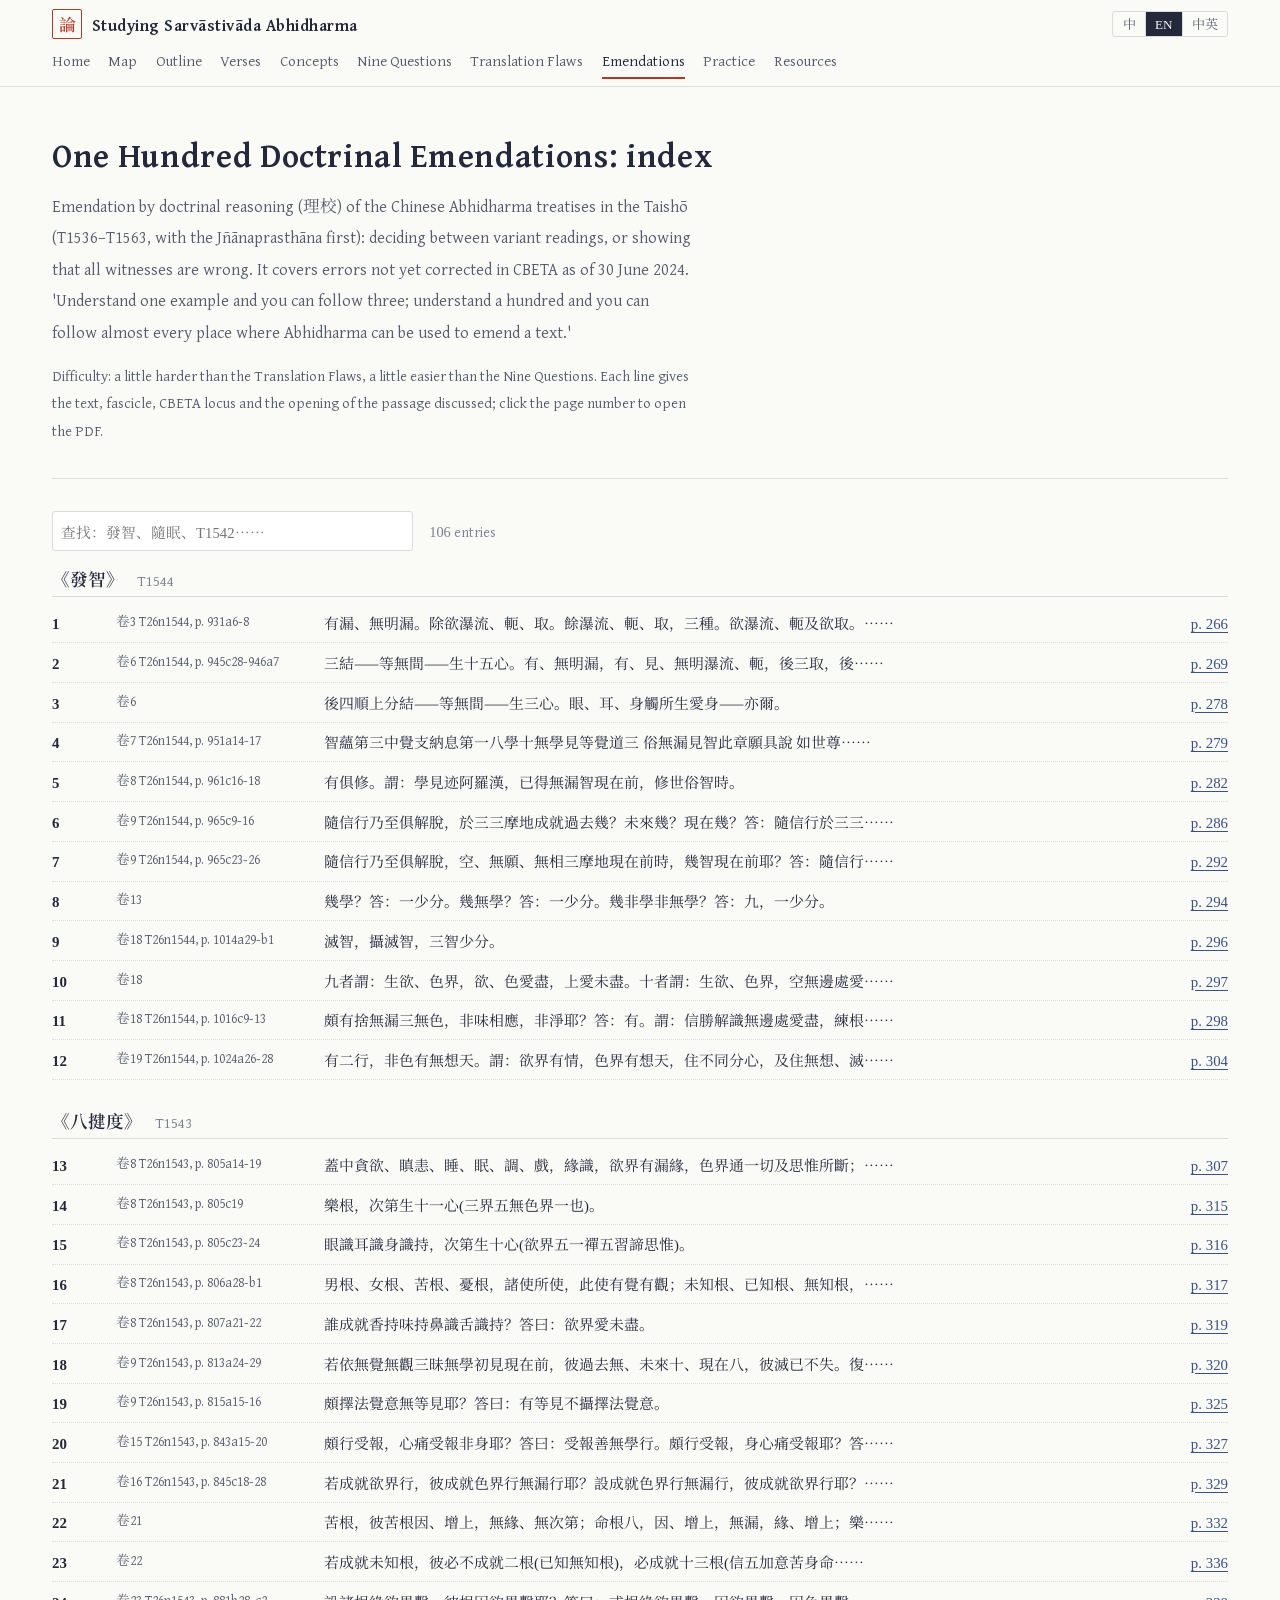
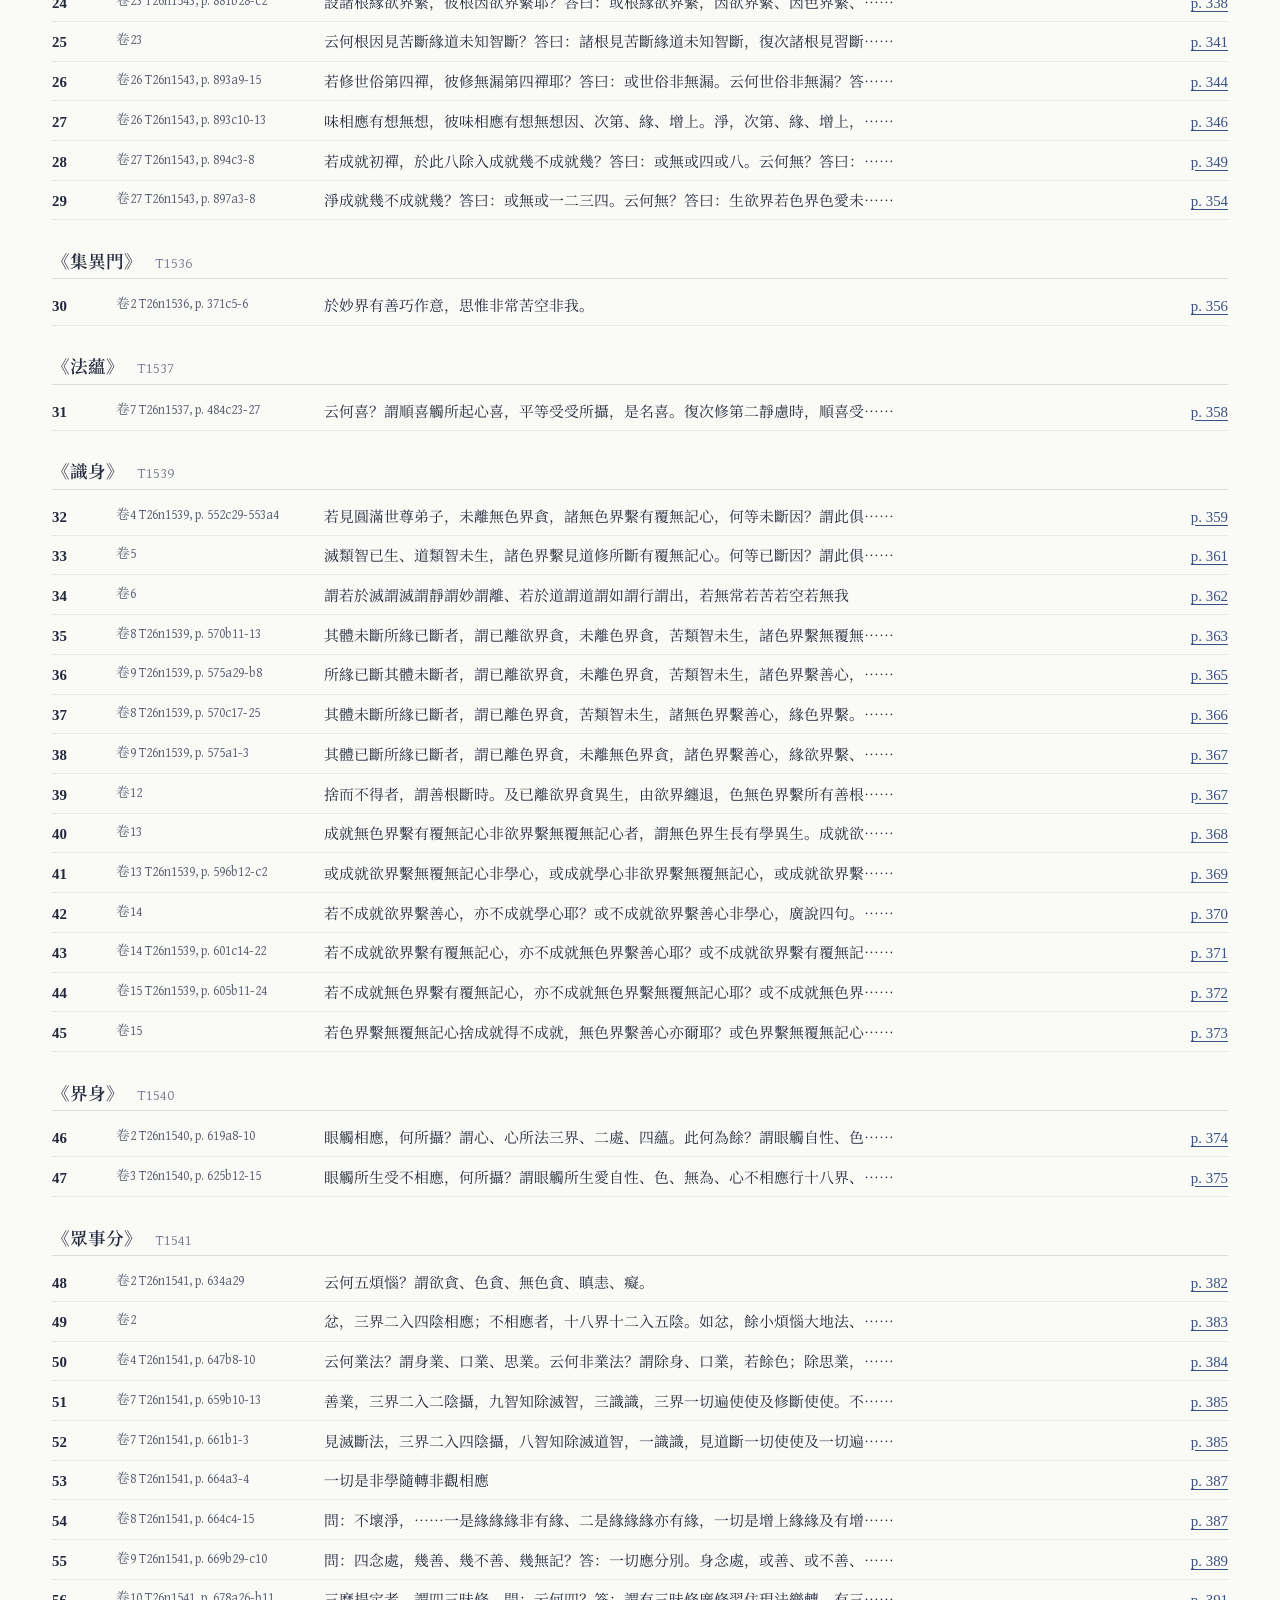
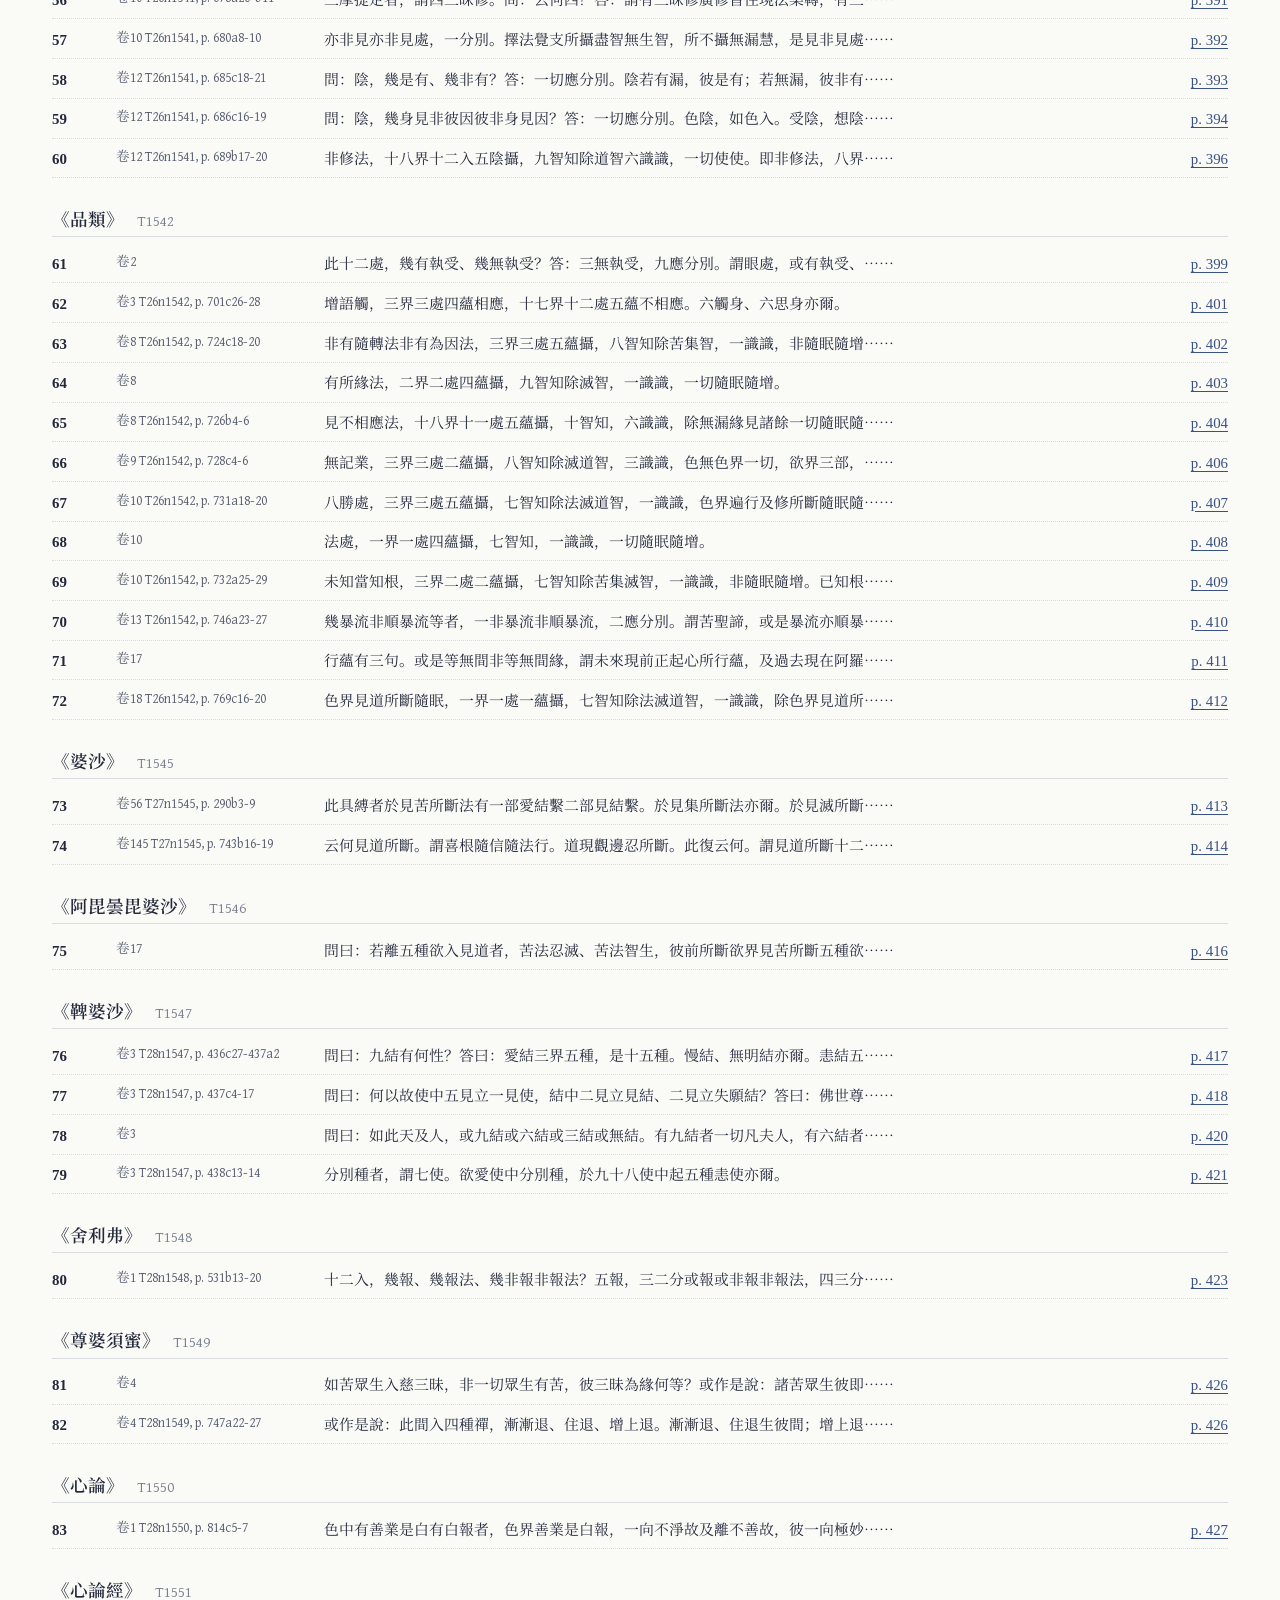
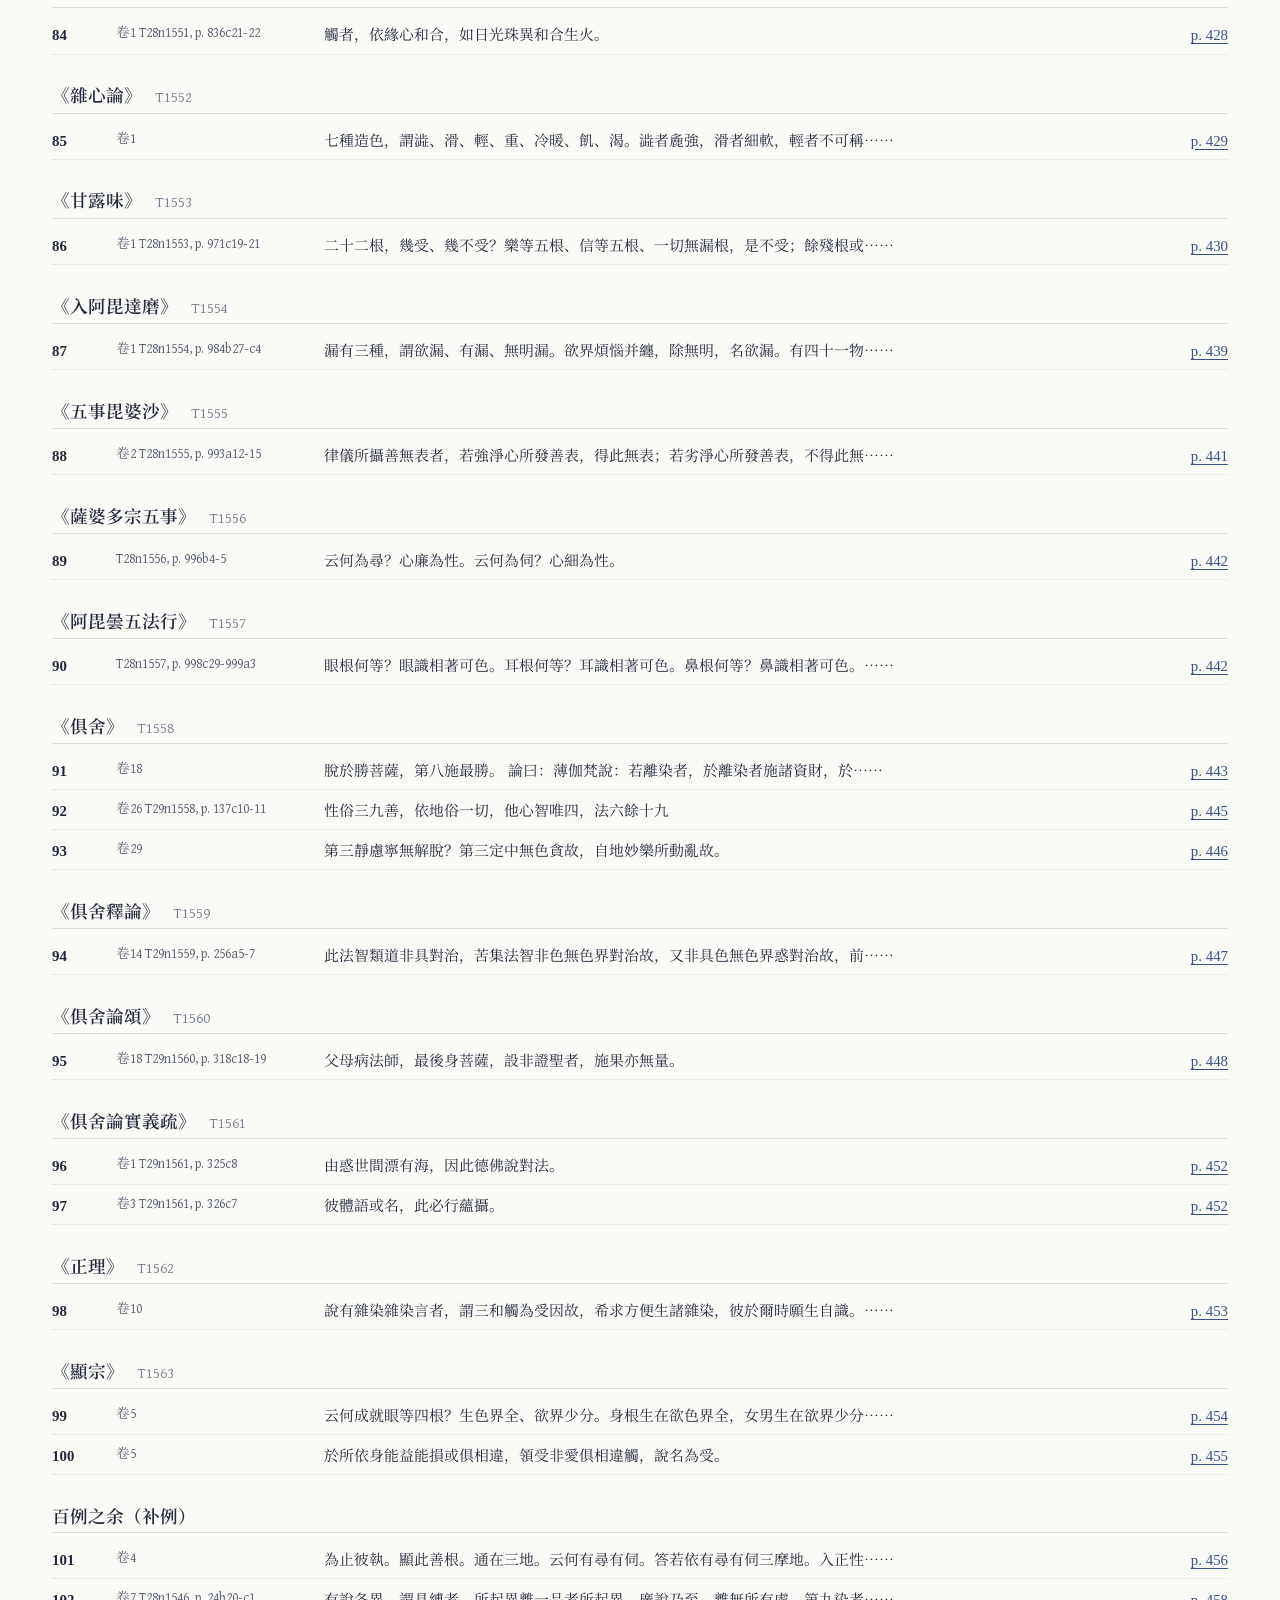
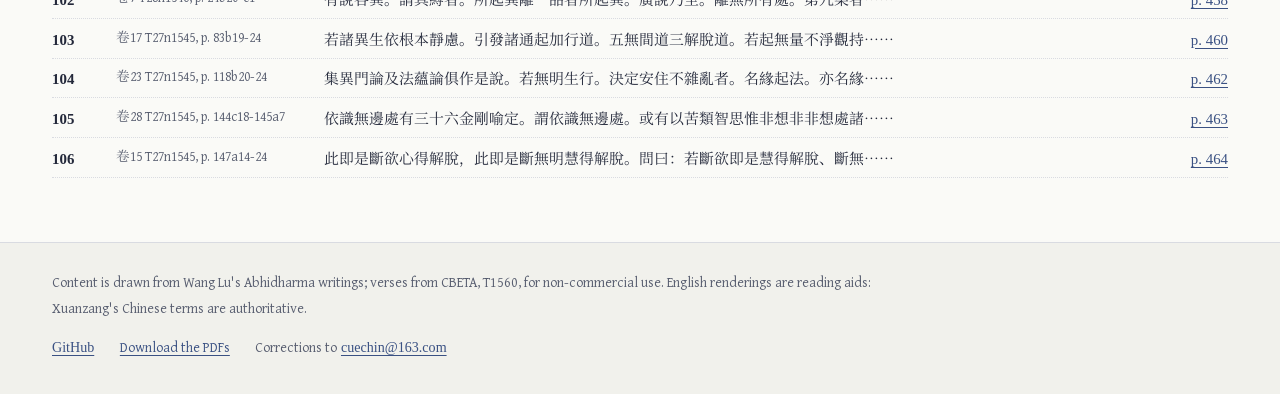
<file: emendations.html>
<!DOCTYPE html>
<html lang="zh-CN" data-lang="zh">
<head>
<meta charset="utf-8">
<meta name="viewport" content="width=device-width, initial-scale=1">
<title>理校百例 | 说一切有部阿毗达磨</title>
<meta name="description" content="《阿毗达磨理校百例》索引：按论典列出每例的卷次、CBETA 位置与页码。 Index of Wang Lu&#x27;s one hundred doctrinal emendations of the Taishō Abhidharma texts.">
<meta property="og:title" content="理校百例 | 说一切有部阿毗达磨">
<meta property="og:description" content="《阿毗达磨理校百例》索引：按论典列出每例的卷次、CBETA 位置与页码。">
<meta property="og:image" content="https://wanglu2016.github.io/abhidharma/assets/og.png">
<meta property="og:type" content="website">
<link rel="icon" href="assets/favicon.svg" type="image/svg+xml">
<script>(function(){var l;try{l=localStorage.getItem('abhi-lang')}catch(e){}if(l!=='zh'&&l!=='en'&&l!=='both'){l=((navigator.language||'').toLowerCase().indexOf('zh')===0)?'zh':'en'}document.documentElement.setAttribute('data-lang',l)})();</script>
<link rel="stylesheet" href="assets/fonts/fonts.css">
<link rel="stylesheet" href="assets/css/site.css">

</head>
<body class="">
<a class="skip" href="#main"><span class="zh" lang="zh-Hans">跳到正文</span><span class="en" lang="en">Skip to content</span></a>
<header class="site">
  <div class="bar">
    <a class="brand" href="index.html"><span class="seal" aria-hidden="true">論</span><span class="brand-t"><span class="zh" lang="zh-Hans">说一切有部阿毗达磨学习</span><span class="en" lang="en">Studying Sarvāstivāda Abhidharma</span></span></a>
    <div class="lang" role="group" aria-label="Language / 语言">
      <button type="button" data-set-lang="zh" lang="zh-Hans">中</button><button type="button" data-set-lang="en" lang="en">EN</button><button type="button" data-set-lang="both" lang="zh-Hans">中英</button>
    </div>
  </div>
  <nav class="main-nav" aria-label="主导航 Main"><a href="index.html"><span class="zh" lang="zh-Hans">首页</span><span class="en" lang="en">Home</span></a><a href="map.html"><span class="zh" lang="zh-Hans">地图</span><span class="en" lang="en">Map</span></a><a href="outline.html"><span class="zh" lang="zh-Hans">纲要</span><span class="en" lang="en">Outline</span></a><a href="verses.html"><span class="zh" lang="zh-Hans">颂文</span><span class="en" lang="en">Verses</span></a><a href="concepts.html"><span class="zh" lang="zh-Hans">概念</span><span class="en" lang="en">Concepts</span></a><a href="jiuti.html"><span class="zh" lang="zh-Hans">九题</span><span class="en" lang="en">Nine Questions</span></a><a href="translations.html"><span class="zh" lang="zh-Hans">英译百瑕</span><span class="en" lang="en">Translation Flaws</span></a><a href="emendations.html" aria-current="page"><span class="zh" lang="zh-Hans">理校百例</span><span class="en" lang="en">Emendations</span></a><a href="genpin-1.html"><span class="zh" lang="zh-Hans">练习</span><span class="en" lang="en">Practice</span></a><a href="resources.html"><span class="zh" lang="zh-Hans">资源</span><span class="en" lang="en">Resources</span></a></nav>
</header>
<main id="main">

<div class="wrap" data-filter-scope>
 <header class="page-head">
  <h1><span class="zh" lang="zh-Hans">《阿毗达磨理校百例》索引</span><span class="en" lang="en">One Hundred Doctrinal Emendations: index</span></h1>
  <div class="read">
   <p class="lede"><span class="zh" lang="zh-Hans">依据阿毗达磨义理，对《大正藏》毘昙部汉译论典（《集异门》T1536 至《显宗》T1563，《发智》居首）进行“理校”：判断异文中何者为是，或指出诸本皆误之处。讨论对象是截至 2024 年 6 月 30 日 CBETA 尚未修订的错误。作者说：“当你懂得一例，就能看懂三例；当你懂得一百例，就几乎可以看懂所有可以运用阿毗达磨来理校的地方。”</span><span class="en" lang="en">Emendation by doctrinal reasoning (理校) of the Chinese Abhidharma treatises in the Taishō (T1536–T1563, with the Jñānaprasthāna first): deciding between variant readings, or showing that all witnesses are wrong. It covers errors not yet corrected in CBETA as of 30 June 2024. 'Understand one example and you can follow three; understand a hundred and you can follow almost every place where Abhidharma can be used to emend a text.'</span></p>
   <p class="note"><span class="zh" lang="zh-Hans">难度：比《英译百瑕》难一些，比《俱舍九题》简单一些。下表列出每例所在论典、卷次、CBETA 位置和所讨论文本的开头；点页码打开 PDF。</span><span class="en" lang="en">Difficulty: a little harder than the Translation Flaws, a little easier than the Nine Questions. Each line gives the text, fascicle, CBETA locus and the opening of the passage discussed; click the page number to open the PDF.</span></p>
  </div>
 </header>
 <div class="ftools"><input type="search" data-filter-input placeholder="查找：發智、隨眠、T1542……" aria-label="Search"><span class="count"><span data-filter-count></span> <span class="zh" lang="zh-Hans">例</span><span class="en" lang="en">entries</span></span></div>
 <section class="lj-text" data-filter-group><h3><span lang="zh-Hant">《發智》</span><small>T1544</small></h3><div class="lj" data-filter-item data-text="發智 有漏、無明漏。除欲瀑流、軛、取。餘瀑流、軛、取，三種。欲瀑流、軛及欲取。…… 卷3 T26n1544, p. 931a6-8"><span class="no">1</span><span class="loc">卷3 T26n1544, p. 931a6-8</span><span class="snip" lang="zh-Hant">有漏、無明漏。除欲瀑流、軛、取。餘瀑流、軛、取，三種。欲瀑流、軛及欲取。……</span><a class="pgc" href="books/%E3%80%8A%E4%BF%B1%E8%88%8D%E8%90%AC%E5%AD%97%E3%80%8B%E3%80%8A%E4%BF%B1%E8%88%8D%E8%8B%B1%E8%AD%AF%E7%99%BE%E7%91%95%E3%80%8B%E3%80%8A%E9%98%BF%E6%AF%98%E9%81%94%E7%A3%A8%E7%90%86%E6%A0%A1%E7%99%BE%E4%BE%8B%E3%80%8B250401.pdf#page=266" target="_blank" rel="noopener">p. 266</a></div><div class="lj" data-filter-item data-text="發智 三結——等無間——生十五心。有、無明漏，有、見、無明瀑流、軛，後三取，後…… 卷6 T26n1544, p. 945c28-946a7"><span class="no">2</span><span class="loc">卷6 T26n1544, p. 945c28-946a7</span><span class="snip" lang="zh-Hant">三結——等無間——生十五心。有、無明漏，有、見、無明瀑流、軛，後三取，後……</span><a class="pgc" href="books/%E3%80%8A%E4%BF%B1%E8%88%8D%E8%90%AC%E5%AD%97%E3%80%8B%E3%80%8A%E4%BF%B1%E8%88%8D%E8%8B%B1%E8%AD%AF%E7%99%BE%E7%91%95%E3%80%8B%E3%80%8A%E9%98%BF%E6%AF%98%E9%81%94%E7%A3%A8%E7%90%86%E6%A0%A1%E7%99%BE%E4%BE%8B%E3%80%8B250401.pdf#page=269" target="_blank" rel="noopener">p. 269</a></div><div class="lj" data-filter-item data-text="發智 後四順上分結——等無間——生三心。眼、耳、身觸所生愛身——亦爾。 卷6"><span class="no">3</span><span class="loc">卷6</span><span class="snip" lang="zh-Hant">後四順上分結——等無間——生三心。眼、耳、身觸所生愛身——亦爾。</span><a class="pgc" href="books/%E3%80%8A%E4%BF%B1%E8%88%8D%E8%90%AC%E5%AD%97%E3%80%8B%E3%80%8A%E4%BF%B1%E8%88%8D%E8%8B%B1%E8%AD%AF%E7%99%BE%E7%91%95%E3%80%8B%E3%80%8A%E9%98%BF%E6%AF%98%E9%81%94%E7%A3%A8%E7%90%86%E6%A0%A1%E7%99%BE%E4%BE%8B%E3%80%8B250401.pdf#page=278" target="_blank" rel="noopener">p. 278</a></div><div class="lj" data-filter-item data-text="發智 智蘊第三中覺支納息第一八學十無學見等覺道三 俗無漏見智此章願具說 如世尊…… 卷7 T26n1544, p. 951a14-17"><span class="no">4</span><span class="loc">卷7 T26n1544, p. 951a14-17</span><span class="snip" lang="zh-Hant">智蘊第三中覺支納息第一八學十無學見等覺道三 俗無漏見智此章願具說 如世尊……</span><a class="pgc" href="books/%E3%80%8A%E4%BF%B1%E8%88%8D%E8%90%AC%E5%AD%97%E3%80%8B%E3%80%8A%E4%BF%B1%E8%88%8D%E8%8B%B1%E8%AD%AF%E7%99%BE%E7%91%95%E3%80%8B%E3%80%8A%E9%98%BF%E6%AF%98%E9%81%94%E7%A3%A8%E7%90%86%E6%A0%A1%E7%99%BE%E4%BE%8B%E3%80%8B250401.pdf#page=279" target="_blank" rel="noopener">p. 279</a></div><div class="lj" data-filter-item data-text="發智 有俱修。謂：學見迹阿羅漢，已得無漏智現在前，修世俗智時。 卷8 T26n1544, p. 961c16-18"><span class="no">5</span><span class="loc">卷8 T26n1544, p. 961c16-18</span><span class="snip" lang="zh-Hant">有俱修。謂：學見迹阿羅漢，已得無漏智現在前，修世俗智時。</span><a class="pgc" href="books/%E3%80%8A%E4%BF%B1%E8%88%8D%E8%90%AC%E5%AD%97%E3%80%8B%E3%80%8A%E4%BF%B1%E8%88%8D%E8%8B%B1%E8%AD%AF%E7%99%BE%E7%91%95%E3%80%8B%E3%80%8A%E9%98%BF%E6%AF%98%E9%81%94%E7%A3%A8%E7%90%86%E6%A0%A1%E7%99%BE%E4%BE%8B%E3%80%8B250401.pdf#page=282" target="_blank" rel="noopener">p. 282</a></div><div class="lj" data-filter-item data-text="發智 隨信行乃至俱解脫，於三三摩地成就過去幾？未來幾？現在幾？答：隨信行於三三…… 卷9 T26n1544, p. 965c9-16"><span class="no">6</span><span class="loc">卷9 T26n1544, p. 965c9-16</span><span class="snip" lang="zh-Hant">隨信行乃至俱解脫，於三三摩地成就過去幾？未來幾？現在幾？答：隨信行於三三……</span><a class="pgc" href="books/%E3%80%8A%E4%BF%B1%E8%88%8D%E8%90%AC%E5%AD%97%E3%80%8B%E3%80%8A%E4%BF%B1%E8%88%8D%E8%8B%B1%E8%AD%AF%E7%99%BE%E7%91%95%E3%80%8B%E3%80%8A%E9%98%BF%E6%AF%98%E9%81%94%E7%A3%A8%E7%90%86%E6%A0%A1%E7%99%BE%E4%BE%8B%E3%80%8B250401.pdf#page=286" target="_blank" rel="noopener">p. 286</a></div><div class="lj" data-filter-item data-text="發智 隨信行乃至俱解脫，空、無願、無相三摩地現在前時，幾智現在前耶？答：隨信行…… 卷9 T26n1544, p. 965c23-26"><span class="no">7</span><span class="loc">卷9 T26n1544, p. 965c23-26</span><span class="snip" lang="zh-Hant">隨信行乃至俱解脫，空、無願、無相三摩地現在前時，幾智現在前耶？答：隨信行……</span><a class="pgc" href="books/%E3%80%8A%E4%BF%B1%E8%88%8D%E8%90%AC%E5%AD%97%E3%80%8B%E3%80%8A%E4%BF%B1%E8%88%8D%E8%8B%B1%E8%AD%AF%E7%99%BE%E7%91%95%E3%80%8B%E3%80%8A%E9%98%BF%E6%AF%98%E9%81%94%E7%A3%A8%E7%90%86%E6%A0%A1%E7%99%BE%E4%BE%8B%E3%80%8B250401.pdf#page=292" target="_blank" rel="noopener">p. 292</a></div><div class="lj" data-filter-item data-text="發智 幾學？答：一少分。幾無學？答：一少分。幾非學非無學？答：九，一少分。 卷13"><span class="no">8</span><span class="loc">卷13</span><span class="snip" lang="zh-Hant">幾學？答：一少分。幾無學？答：一少分。幾非學非無學？答：九，一少分。</span><a class="pgc" href="books/%E3%80%8A%E4%BF%B1%E8%88%8D%E8%90%AC%E5%AD%97%E3%80%8B%E3%80%8A%E4%BF%B1%E8%88%8D%E8%8B%B1%E8%AD%AF%E7%99%BE%E7%91%95%E3%80%8B%E3%80%8A%E9%98%BF%E6%AF%98%E9%81%94%E7%A3%A8%E7%90%86%E6%A0%A1%E7%99%BE%E4%BE%8B%E3%80%8B250401.pdf#page=294" target="_blank" rel="noopener">p. 294</a></div><div class="lj" data-filter-item data-text="發智 滅智，攝滅智，三智少分。 卷18 T26n1544, p. 1014a29-b1"><span class="no">9</span><span class="loc">卷18 T26n1544, p. 1014a29-b1</span><span class="snip" lang="zh-Hant">滅智，攝滅智，三智少分。</span><a class="pgc" href="books/%E3%80%8A%E4%BF%B1%E8%88%8D%E8%90%AC%E5%AD%97%E3%80%8B%E3%80%8A%E4%BF%B1%E8%88%8D%E8%8B%B1%E8%AD%AF%E7%99%BE%E7%91%95%E3%80%8B%E3%80%8A%E9%98%BF%E6%AF%98%E9%81%94%E7%A3%A8%E7%90%86%E6%A0%A1%E7%99%BE%E4%BE%8B%E3%80%8B250401.pdf#page=296" target="_blank" rel="noopener">p. 296</a></div><div class="lj" data-filter-item data-text="發智 九者謂：生欲、色界，欲、色愛盡，上愛未盡。十者謂：生欲、色界，空無邊處愛…… 卷18"><span class="no">10</span><span class="loc">卷18</span><span class="snip" lang="zh-Hant">九者謂：生欲、色界，欲、色愛盡，上愛未盡。十者謂：生欲、色界，空無邊處愛……</span><a class="pgc" href="books/%E3%80%8A%E4%BF%B1%E8%88%8D%E8%90%AC%E5%AD%97%E3%80%8B%E3%80%8A%E4%BF%B1%E8%88%8D%E8%8B%B1%E8%AD%AF%E7%99%BE%E7%91%95%E3%80%8B%E3%80%8A%E9%98%BF%E6%AF%98%E9%81%94%E7%A3%A8%E7%90%86%E6%A0%A1%E7%99%BE%E4%BE%8B%E3%80%8B250401.pdf#page=297" target="_blank" rel="noopener">p. 297</a></div><div class="lj" data-filter-item data-text="發智 頗有捨無漏三無色，非味相應，非淨耶？答：有。謂：信勝解識無邊處愛盡，練根…… 卷18 T26n1544, p. 1016c9-13"><span class="no">11</span><span class="loc">卷18 T26n1544, p. 1016c9-13</span><span class="snip" lang="zh-Hant">頗有捨無漏三無色，非味相應，非淨耶？答：有。謂：信勝解識無邊處愛盡，練根……</span><a class="pgc" href="books/%E3%80%8A%E4%BF%B1%E8%88%8D%E8%90%AC%E5%AD%97%E3%80%8B%E3%80%8A%E4%BF%B1%E8%88%8D%E8%8B%B1%E8%AD%AF%E7%99%BE%E7%91%95%E3%80%8B%E3%80%8A%E9%98%BF%E6%AF%98%E9%81%94%E7%A3%A8%E7%90%86%E6%A0%A1%E7%99%BE%E4%BE%8B%E3%80%8B250401.pdf#page=298" target="_blank" rel="noopener">p. 298</a></div><div class="lj" data-filter-item data-text="發智 有二行，非色有無想天。謂：欲界有情，色界有想天，住不同分心，及住無想、滅…… 卷19 T26n1544, p. 1024a26-28"><span class="no">12</span><span class="loc">卷19 T26n1544, p. 1024a26-28</span><span class="snip" lang="zh-Hant">有二行，非色有無想天。謂：欲界有情，色界有想天，住不同分心，及住無想、滅……</span><a class="pgc" href="books/%E3%80%8A%E4%BF%B1%E8%88%8D%E8%90%AC%E5%AD%97%E3%80%8B%E3%80%8A%E4%BF%B1%E8%88%8D%E8%8B%B1%E8%AD%AF%E7%99%BE%E7%91%95%E3%80%8B%E3%80%8A%E9%98%BF%E6%AF%98%E9%81%94%E7%A3%A8%E7%90%86%E6%A0%A1%E7%99%BE%E4%BE%8B%E3%80%8B250401.pdf#page=304" target="_blank" rel="noopener">p. 304</a></div></section><section class="lj-text" data-filter-group><h3><span lang="zh-Hant">《八揵度》</span><small>T1543</small></h3><div class="lj" data-filter-item data-text="八揵度 蓋中貪欲、瞋恚、睡、眠、調、戲，緣識，欲界有漏緣，色界通一切及思惟所斷；…… 卷8 T26n1543, p. 805a14-19"><span class="no">13</span><span class="loc">卷8 T26n1543, p. 805a14-19</span><span class="snip" lang="zh-Hant">蓋中貪欲、瞋恚、睡、眠、調、戲，緣識，欲界有漏緣，色界通一切及思惟所斷；……</span><a class="pgc" href="books/%E3%80%8A%E4%BF%B1%E8%88%8D%E8%90%AC%E5%AD%97%E3%80%8B%E3%80%8A%E4%BF%B1%E8%88%8D%E8%8B%B1%E8%AD%AF%E7%99%BE%E7%91%95%E3%80%8B%E3%80%8A%E9%98%BF%E6%AF%98%E9%81%94%E7%A3%A8%E7%90%86%E6%A0%A1%E7%99%BE%E4%BE%8B%E3%80%8B250401.pdf#page=307" target="_blank" rel="noopener">p. 307</a></div><div class="lj" data-filter-item data-text="八揵度 樂根，次第生十一心(三界五無色界一也)。 卷8 T26n1543, p. 805c19"><span class="no">14</span><span class="loc">卷8 T26n1543, p. 805c19</span><span class="snip" lang="zh-Hant">樂根，次第生十一心(三界五無色界一也)。</span><a class="pgc" href="books/%E3%80%8A%E4%BF%B1%E8%88%8D%E8%90%AC%E5%AD%97%E3%80%8B%E3%80%8A%E4%BF%B1%E8%88%8D%E8%8B%B1%E8%AD%AF%E7%99%BE%E7%91%95%E3%80%8B%E3%80%8A%E9%98%BF%E6%AF%98%E9%81%94%E7%A3%A8%E7%90%86%E6%A0%A1%E7%99%BE%E4%BE%8B%E3%80%8B250401.pdf#page=315" target="_blank" rel="noopener">p. 315</a></div><div class="lj" data-filter-item data-text="八揵度 眼識耳識身識持，次第生十心(欲界五一禪五習諦思惟)。 卷8 T26n1543, p. 805c23-24"><span class="no">15</span><span class="loc">卷8 T26n1543, p. 805c23-24</span><span class="snip" lang="zh-Hant">眼識耳識身識持，次第生十心(欲界五一禪五習諦思惟)。</span><a class="pgc" href="books/%E3%80%8A%E4%BF%B1%E8%88%8D%E8%90%AC%E5%AD%97%E3%80%8B%E3%80%8A%E4%BF%B1%E8%88%8D%E8%8B%B1%E8%AD%AF%E7%99%BE%E7%91%95%E3%80%8B%E3%80%8A%E9%98%BF%E6%AF%98%E9%81%94%E7%A3%A8%E7%90%86%E6%A0%A1%E7%99%BE%E4%BE%8B%E3%80%8B250401.pdf#page=316" target="_blank" rel="noopener">p. 316</a></div><div class="lj" data-filter-item data-text="八揵度 男根、女根、苦根、憂根，諸使所使，此使有覺有觀；未知根、已知根、無知根，…… 卷8 T26n1543, p. 806a28-b1"><span class="no">16</span><span class="loc">卷8 T26n1543, p. 806a28-b1</span><span class="snip" lang="zh-Hant">男根、女根、苦根、憂根，諸使所使，此使有覺有觀；未知根、已知根、無知根，……</span><a class="pgc" href="books/%E3%80%8A%E4%BF%B1%E8%88%8D%E8%90%AC%E5%AD%97%E3%80%8B%E3%80%8A%E4%BF%B1%E8%88%8D%E8%8B%B1%E8%AD%AF%E7%99%BE%E7%91%95%E3%80%8B%E3%80%8A%E9%98%BF%E6%AF%98%E9%81%94%E7%A3%A8%E7%90%86%E6%A0%A1%E7%99%BE%E4%BE%8B%E3%80%8B250401.pdf#page=317" target="_blank" rel="noopener">p. 317</a></div><div class="lj" data-filter-item data-text="八揵度 誰成就香持味持鼻識舌識持？答曰：欲界愛未盡。 卷8 T26n1543, p. 807a21-22"><span class="no">17</span><span class="loc">卷8 T26n1543, p. 807a21-22</span><span class="snip" lang="zh-Hant">誰成就香持味持鼻識舌識持？答曰：欲界愛未盡。</span><a class="pgc" href="books/%E3%80%8A%E4%BF%B1%E8%88%8D%E8%90%AC%E5%AD%97%E3%80%8B%E3%80%8A%E4%BF%B1%E8%88%8D%E8%8B%B1%E8%AD%AF%E7%99%BE%E7%91%95%E3%80%8B%E3%80%8A%E9%98%BF%E6%AF%98%E9%81%94%E7%A3%A8%E7%90%86%E6%A0%A1%E7%99%BE%E4%BE%8B%E3%80%8B250401.pdf#page=319" target="_blank" rel="noopener">p. 319</a></div><div class="lj" data-filter-item data-text="八揵度 若依無覺無觀三昧無學初見現在前，彼過去無、未來十、現在八，彼滅已不失。復…… 卷9 T26n1543, p. 813a24-29"><span class="no">18</span><span class="loc">卷9 T26n1543, p. 813a24-29</span><span class="snip" lang="zh-Hant">若依無覺無觀三昧無學初見現在前，彼過去無、未來十、現在八，彼滅已不失。復……</span><a class="pgc" href="books/%E3%80%8A%E4%BF%B1%E8%88%8D%E8%90%AC%E5%AD%97%E3%80%8B%E3%80%8A%E4%BF%B1%E8%88%8D%E8%8B%B1%E8%AD%AF%E7%99%BE%E7%91%95%E3%80%8B%E3%80%8A%E9%98%BF%E6%AF%98%E9%81%94%E7%A3%A8%E7%90%86%E6%A0%A1%E7%99%BE%E4%BE%8B%E3%80%8B250401.pdf#page=320" target="_blank" rel="noopener">p. 320</a></div><div class="lj" data-filter-item data-text="八揵度 頗擇法覺意無等見耶？答曰：有等見不攝擇法覺意。 卷9 T26n1543, p. 815a15-16"><span class="no">19</span><span class="loc">卷9 T26n1543, p. 815a15-16</span><span class="snip" lang="zh-Hant">頗擇法覺意無等見耶？答曰：有等見不攝擇法覺意。</span><a class="pgc" href="books/%E3%80%8A%E4%BF%B1%E8%88%8D%E8%90%AC%E5%AD%97%E3%80%8B%E3%80%8A%E4%BF%B1%E8%88%8D%E8%8B%B1%E8%AD%AF%E7%99%BE%E7%91%95%E3%80%8B%E3%80%8A%E9%98%BF%E6%AF%98%E9%81%94%E7%A3%A8%E7%90%86%E6%A0%A1%E7%99%BE%E4%BE%8B%E3%80%8B250401.pdf#page=325" target="_blank" rel="noopener">p. 325</a></div><div class="lj" data-filter-item data-text="八揵度 頗行受報，心痛受報非身耶？答曰：受報善無學行。頗行受報，身心痛受報耶？答…… 卷15 T26n1543, p. 843a15-20"><span class="no">20</span><span class="loc">卷15 T26n1543, p. 843a15-20</span><span class="snip" lang="zh-Hant">頗行受報，心痛受報非身耶？答曰：受報善無學行。頗行受報，身心痛受報耶？答……</span><a class="pgc" href="books/%E3%80%8A%E4%BF%B1%E8%88%8D%E8%90%AC%E5%AD%97%E3%80%8B%E3%80%8A%E4%BF%B1%E8%88%8D%E8%8B%B1%E8%AD%AF%E7%99%BE%E7%91%95%E3%80%8B%E3%80%8A%E9%98%BF%E6%AF%98%E9%81%94%E7%A3%A8%E7%90%86%E6%A0%A1%E7%99%BE%E4%BE%8B%E3%80%8B250401.pdf#page=327" target="_blank" rel="noopener">p. 327</a></div><div class="lj" data-filter-item data-text="八揵度 若成就欲界行，彼成就色界行無漏行耶？設成就色界行無漏行，彼成就欲界行耶？…… 卷16 T26n1543, p. 845c18-28"><span class="no">21</span><span class="loc">卷16 T26n1543, p. 845c18-28</span><span class="snip" lang="zh-Hant">若成就欲界行，彼成就色界行無漏行耶？設成就色界行無漏行，彼成就欲界行耶？……</span><a class="pgc" href="books/%E3%80%8A%E4%BF%B1%E8%88%8D%E8%90%AC%E5%AD%97%E3%80%8B%E3%80%8A%E4%BF%B1%E8%88%8D%E8%8B%B1%E8%AD%AF%E7%99%BE%E7%91%95%E3%80%8B%E3%80%8A%E9%98%BF%E6%AF%98%E9%81%94%E7%A3%A8%E7%90%86%E6%A0%A1%E7%99%BE%E4%BE%8B%E3%80%8B250401.pdf#page=329" target="_blank" rel="noopener">p. 329</a></div><div class="lj" data-filter-item data-text="八揵度 苦根，彼苦根因、增上，無緣、無次第；命根八，因、增上，無漏，緣、增上；樂…… 卷21"><span class="no">22</span><span class="loc">卷21</span><span class="snip" lang="zh-Hant">苦根，彼苦根因、增上，無緣、無次第；命根八，因、增上，無漏，緣、增上；樂……</span><a class="pgc" href="books/%E3%80%8A%E4%BF%B1%E8%88%8D%E8%90%AC%E5%AD%97%E3%80%8B%E3%80%8A%E4%BF%B1%E8%88%8D%E8%8B%B1%E8%AD%AF%E7%99%BE%E7%91%95%E3%80%8B%E3%80%8A%E9%98%BF%E6%AF%98%E9%81%94%E7%A3%A8%E7%90%86%E6%A0%A1%E7%99%BE%E4%BE%8B%E3%80%8B250401.pdf#page=332" target="_blank" rel="noopener">p. 332</a></div><div class="lj" data-filter-item data-text="八揵度 若成就未知根，彼必不成就二根(已知無知根)，必成就十三根(信五加意苦身命…… 卷22"><span class="no">23</span><span class="loc">卷22</span><span class="snip" lang="zh-Hant">若成就未知根，彼必不成就二根(已知無知根)，必成就十三根(信五加意苦身命……</span><a class="pgc" href="books/%E3%80%8A%E4%BF%B1%E8%88%8D%E8%90%AC%E5%AD%97%E3%80%8B%E3%80%8A%E4%BF%B1%E8%88%8D%E8%8B%B1%E8%AD%AF%E7%99%BE%E7%91%95%E3%80%8B%E3%80%8A%E9%98%BF%E6%AF%98%E9%81%94%E7%A3%A8%E7%90%86%E6%A0%A1%E7%99%BE%E4%BE%8B%E3%80%8B250401.pdf#page=336" target="_blank" rel="noopener">p. 336</a></div><div class="lj" data-filter-item data-text="八揵度 設諸根緣欲界繫，彼根因欲界繫耶？答曰：或根緣欲界繫，因欲界繫、因色界繫、…… 卷23 T26n1543, p. 881b28-c2"><span class="no">24</span><span class="loc">卷23 T26n1543, p. 881b28-c2</span><span class="snip" lang="zh-Hant">設諸根緣欲界繫，彼根因欲界繫耶？答曰：或根緣欲界繫，因欲界繫、因色界繫、……</span><a class="pgc" href="books/%E3%80%8A%E4%BF%B1%E8%88%8D%E8%90%AC%E5%AD%97%E3%80%8B%E3%80%8A%E4%BF%B1%E8%88%8D%E8%8B%B1%E8%AD%AF%E7%99%BE%E7%91%95%E3%80%8B%E3%80%8A%E9%98%BF%E6%AF%98%E9%81%94%E7%A3%A8%E7%90%86%E6%A0%A1%E7%99%BE%E4%BE%8B%E3%80%8B250401.pdf#page=338" target="_blank" rel="noopener">p. 338</a></div><div class="lj" data-filter-item data-text="八揵度 云何根因見苦斷緣道未知智斷？答曰：諸根見苦斷緣道未知智斷，復次諸根見習斷…… 卷23"><span class="no">25</span><span class="loc">卷23</span><span class="snip" lang="zh-Hant">云何根因見苦斷緣道未知智斷？答曰：諸根見苦斷緣道未知智斷，復次諸根見習斷……</span><a class="pgc" href="books/%E3%80%8A%E4%BF%B1%E8%88%8D%E8%90%AC%E5%AD%97%E3%80%8B%E3%80%8A%E4%BF%B1%E8%88%8D%E8%8B%B1%E8%AD%AF%E7%99%BE%E7%91%95%E3%80%8B%E3%80%8A%E9%98%BF%E6%AF%98%E9%81%94%E7%A3%A8%E7%90%86%E6%A0%A1%E7%99%BE%E4%BE%8B%E3%80%8B250401.pdf#page=341" target="_blank" rel="noopener">p. 341</a></div><div class="lj" data-filter-item data-text="八揵度 若修世俗第四禪，彼修無漏第四禪耶？答曰：或世俗非無漏。云何世俗非無漏？答…… 卷26 T26n1543, p. 893a9-15"><span class="no">26</span><span class="loc">卷26 T26n1543, p. 893a9-15</span><span class="snip" lang="zh-Hant">若修世俗第四禪，彼修無漏第四禪耶？答曰：或世俗非無漏。云何世俗非無漏？答……</span><a class="pgc" href="books/%E3%80%8A%E4%BF%B1%E8%88%8D%E8%90%AC%E5%AD%97%E3%80%8B%E3%80%8A%E4%BF%B1%E8%88%8D%E8%8B%B1%E8%AD%AF%E7%99%BE%E7%91%95%E3%80%8B%E3%80%8A%E9%98%BF%E6%AF%98%E9%81%94%E7%A3%A8%E7%90%86%E6%A0%A1%E7%99%BE%E4%BE%8B%E3%80%8B250401.pdf#page=344" target="_blank" rel="noopener">p. 344</a></div><div class="lj" data-filter-item data-text="八揵度 味相應有想無想，彼味相應有想無想因、次第、緣、增上。淨，次第、緣、增上，…… 卷26 T26n1543, p. 893c10-13"><span class="no">27</span><span class="loc">卷26 T26n1543, p. 893c10-13</span><span class="snip" lang="zh-Hant">味相應有想無想，彼味相應有想無想因、次第、緣、增上。淨，次第、緣、增上，……</span><a class="pgc" href="books/%E3%80%8A%E4%BF%B1%E8%88%8D%E8%90%AC%E5%AD%97%E3%80%8B%E3%80%8A%E4%BF%B1%E8%88%8D%E8%8B%B1%E8%AD%AF%E7%99%BE%E7%91%95%E3%80%8B%E3%80%8A%E9%98%BF%E6%AF%98%E9%81%94%E7%A3%A8%E7%90%86%E6%A0%A1%E7%99%BE%E4%BE%8B%E3%80%8B250401.pdf#page=346" target="_blank" rel="noopener">p. 346</a></div><div class="lj" data-filter-item data-text="八揵度 若成就初禪，於此八除入成就幾不成就幾？答曰：或無或四或八。云何無？答曰：…… 卷27 T26n1543, p. 894c3-8"><span class="no">28</span><span class="loc">卷27 T26n1543, p. 894c3-8</span><span class="snip" lang="zh-Hant">若成就初禪，於此八除入成就幾不成就幾？答曰：或無或四或八。云何無？答曰：……</span><a class="pgc" href="books/%E3%80%8A%E4%BF%B1%E8%88%8D%E8%90%AC%E5%AD%97%E3%80%8B%E3%80%8A%E4%BF%B1%E8%88%8D%E8%8B%B1%E8%AD%AF%E7%99%BE%E7%91%95%E3%80%8B%E3%80%8A%E9%98%BF%E6%AF%98%E9%81%94%E7%A3%A8%E7%90%86%E6%A0%A1%E7%99%BE%E4%BE%8B%E3%80%8B250401.pdf#page=349" target="_blank" rel="noopener">p. 349</a></div><div class="lj" data-filter-item data-text="八揵度 淨成就幾不成就幾？答曰：或無或一二三四。云何無？答曰：生欲界若色界色愛未…… 卷27 T26n1543, p. 897a3-8"><span class="no">29</span><span class="loc">卷27 T26n1543, p. 897a3-8</span><span class="snip" lang="zh-Hant">淨成就幾不成就幾？答曰：或無或一二三四。云何無？答曰：生欲界若色界色愛未……</span><a class="pgc" href="books/%E3%80%8A%E4%BF%B1%E8%88%8D%E8%90%AC%E5%AD%97%E3%80%8B%E3%80%8A%E4%BF%B1%E8%88%8D%E8%8B%B1%E8%AD%AF%E7%99%BE%E7%91%95%E3%80%8B%E3%80%8A%E9%98%BF%E6%AF%98%E9%81%94%E7%A3%A8%E7%90%86%E6%A0%A1%E7%99%BE%E4%BE%8B%E3%80%8B250401.pdf#page=354" target="_blank" rel="noopener">p. 354</a></div></section><section class="lj-text" data-filter-group><h3><span lang="zh-Hant">《集異門》</span><small>T1536</small></h3><div class="lj" data-filter-item data-text="集異門 於妙界有善巧作意，思惟非常苦空非我。 卷2 T26n1536, p. 371c5-6"><span class="no">30</span><span class="loc">卷2 T26n1536, p. 371c5-6</span><span class="snip" lang="zh-Hant">於妙界有善巧作意，思惟非常苦空非我。</span><a class="pgc" href="books/%E3%80%8A%E4%BF%B1%E8%88%8D%E8%90%AC%E5%AD%97%E3%80%8B%E3%80%8A%E4%BF%B1%E8%88%8D%E8%8B%B1%E8%AD%AF%E7%99%BE%E7%91%95%E3%80%8B%E3%80%8A%E9%98%BF%E6%AF%98%E9%81%94%E7%A3%A8%E7%90%86%E6%A0%A1%E7%99%BE%E4%BE%8B%E3%80%8B250401.pdf#page=356" target="_blank" rel="noopener">p. 356</a></div></section><section class="lj-text" data-filter-group><h3><span lang="zh-Hant">《法蘊》</span><small>T1537</small></h3><div class="lj" data-filter-item data-text="法蘊 云何喜？謂順喜觸所起心喜，平等受受所攝，是名喜。復次修第二靜慮時，順喜受…… 卷7 T26n1537, p. 484c23-27"><span class="no">31</span><span class="loc">卷7 T26n1537, p. 484c23-27</span><span class="snip" lang="zh-Hant">云何喜？謂順喜觸所起心喜，平等受受所攝，是名喜。復次修第二靜慮時，順喜受……</span><a class="pgc" href="books/%E3%80%8A%E4%BF%B1%E8%88%8D%E8%90%AC%E5%AD%97%E3%80%8B%E3%80%8A%E4%BF%B1%E8%88%8D%E8%8B%B1%E8%AD%AF%E7%99%BE%E7%91%95%E3%80%8B%E3%80%8A%E9%98%BF%E6%AF%98%E9%81%94%E7%A3%A8%E7%90%86%E6%A0%A1%E7%99%BE%E4%BE%8B%E3%80%8B250401.pdf#page=358" target="_blank" rel="noopener">p. 358</a></div></section><section class="lj-text" data-filter-group><h3><span lang="zh-Hant">《識身》</span><small>T1539</small></h3><div class="lj" data-filter-item data-text="識身 若見圓滿世尊弟子，未離無色界貪，諸無色界繫有覆無記心，何等未斷因？謂此俱…… 卷4 T26n1539, p. 552c29-553a4"><span class="no">32</span><span class="loc">卷4 T26n1539, p. 552c29-553a4</span><span class="snip" lang="zh-Hant">若見圓滿世尊弟子，未離無色界貪，諸無色界繫有覆無記心，何等未斷因？謂此俱……</span><a class="pgc" href="books/%E3%80%8A%E4%BF%B1%E8%88%8D%E8%90%AC%E5%AD%97%E3%80%8B%E3%80%8A%E4%BF%B1%E8%88%8D%E8%8B%B1%E8%AD%AF%E7%99%BE%E7%91%95%E3%80%8B%E3%80%8A%E9%98%BF%E6%AF%98%E9%81%94%E7%A3%A8%E7%90%86%E6%A0%A1%E7%99%BE%E4%BE%8B%E3%80%8B250401.pdf#page=359" target="_blank" rel="noopener">p. 359</a></div><div class="lj" data-filter-item data-text="識身 滅類智已生、道類智未生，諸色界繫見道修所斷有覆無記心。何等已斷因？謂此俱…… 卷5"><span class="no">33</span><span class="loc">卷5</span><span class="snip" lang="zh-Hant">滅類智已生、道類智未生，諸色界繫見道修所斷有覆無記心。何等已斷因？謂此俱……</span><a class="pgc" href="books/%E3%80%8A%E4%BF%B1%E8%88%8D%E8%90%AC%E5%AD%97%E3%80%8B%E3%80%8A%E4%BF%B1%E8%88%8D%E8%8B%B1%E8%AD%AF%E7%99%BE%E7%91%95%E3%80%8B%E3%80%8A%E9%98%BF%E6%AF%98%E9%81%94%E7%A3%A8%E7%90%86%E6%A0%A1%E7%99%BE%E4%BE%8B%E3%80%8B250401.pdf#page=361" target="_blank" rel="noopener">p. 361</a></div><div class="lj" data-filter-item data-text="識身 謂若於滅謂滅謂靜謂妙謂離、若於道謂道謂如謂行謂出，若無常若苦若空若無我 卷6"><span class="no">34</span><span class="loc">卷6</span><span class="snip" lang="zh-Hant">謂若於滅謂滅謂靜謂妙謂離、若於道謂道謂如謂行謂出，若無常若苦若空若無我</span><a class="pgc" href="books/%E3%80%8A%E4%BF%B1%E8%88%8D%E8%90%AC%E5%AD%97%E3%80%8B%E3%80%8A%E4%BF%B1%E8%88%8D%E8%8B%B1%E8%AD%AF%E7%99%BE%E7%91%95%E3%80%8B%E3%80%8A%E9%98%BF%E6%AF%98%E9%81%94%E7%A3%A8%E7%90%86%E6%A0%A1%E7%99%BE%E4%BE%8B%E3%80%8B250401.pdf#page=362" target="_blank" rel="noopener">p. 362</a></div><div class="lj" data-filter-item data-text="識身 其體未斷所緣已斷者，謂已離欲界貪，未離色界貪，苦類智未生，諸色界繫無覆無…… 卷8 T26n1539, p. 570b11-13"><span class="no">35</span><span class="loc">卷8 T26n1539, p. 570b11-13</span><span class="snip" lang="zh-Hant">其體未斷所緣已斷者，謂已離欲界貪，未離色界貪，苦類智未生，諸色界繫無覆無……</span><a class="pgc" href="books/%E3%80%8A%E4%BF%B1%E8%88%8D%E8%90%AC%E5%AD%97%E3%80%8B%E3%80%8A%E4%BF%B1%E8%88%8D%E8%8B%B1%E8%AD%AF%E7%99%BE%E7%91%95%E3%80%8B%E3%80%8A%E9%98%BF%E6%AF%98%E9%81%94%E7%A3%A8%E7%90%86%E6%A0%A1%E7%99%BE%E4%BE%8B%E3%80%8B250401.pdf#page=363" target="_blank" rel="noopener">p. 363</a></div><div class="lj" data-filter-item data-text="識身 所緣已斷其體未斷者，謂已離欲界貪，未離色界貪，苦類智未生，諸色界繫善心，…… 卷9 T26n1539, p. 575a29-b8"><span class="no">36</span><span class="loc">卷9 T26n1539, p. 575a29-b8</span><span class="snip" lang="zh-Hant">所緣已斷其體未斷者，謂已離欲界貪，未離色界貪，苦類智未生，諸色界繫善心，……</span><a class="pgc" href="books/%E3%80%8A%E4%BF%B1%E8%88%8D%E8%90%AC%E5%AD%97%E3%80%8B%E3%80%8A%E4%BF%B1%E8%88%8D%E8%8B%B1%E8%AD%AF%E7%99%BE%E7%91%95%E3%80%8B%E3%80%8A%E9%98%BF%E6%AF%98%E9%81%94%E7%A3%A8%E7%90%86%E6%A0%A1%E7%99%BE%E4%BE%8B%E3%80%8B250401.pdf#page=365" target="_blank" rel="noopener">p. 365</a></div><div class="lj" data-filter-item data-text="識身 其體未斷所緣已斷者，謂已離色界貪，苦類智未生，諸無色界繫善心，緣色界繫。…… 卷8 T26n1539, p. 570c17-25"><span class="no">37</span><span class="loc">卷8 T26n1539, p. 570c17-25</span><span class="snip" lang="zh-Hant">其體未斷所緣已斷者，謂已離色界貪，苦類智未生，諸無色界繫善心，緣色界繫。……</span><a class="pgc" href="books/%E3%80%8A%E4%BF%B1%E8%88%8D%E8%90%AC%E5%AD%97%E3%80%8B%E3%80%8A%E4%BF%B1%E8%88%8D%E8%8B%B1%E8%AD%AF%E7%99%BE%E7%91%95%E3%80%8B%E3%80%8A%E9%98%BF%E6%AF%98%E9%81%94%E7%A3%A8%E7%90%86%E6%A0%A1%E7%99%BE%E4%BE%8B%E3%80%8B250401.pdf#page=366" target="_blank" rel="noopener">p. 366</a></div><div class="lj" data-filter-item data-text="識身 其體已斷所緣已斷者，謂已離色界貪，未離無色界貪，諸色界繫善心，緣欲界繫、…… 卷9 T26n1539, p. 575a1-3"><span class="no">38</span><span class="loc">卷9 T26n1539, p. 575a1-3</span><span class="snip" lang="zh-Hant">其體已斷所緣已斷者，謂已離色界貪，未離無色界貪，諸色界繫善心，緣欲界繫、……</span><a class="pgc" href="books/%E3%80%8A%E4%BF%B1%E8%88%8D%E8%90%AC%E5%AD%97%E3%80%8B%E3%80%8A%E4%BF%B1%E8%88%8D%E8%8B%B1%E8%AD%AF%E7%99%BE%E7%91%95%E3%80%8B%E3%80%8A%E9%98%BF%E6%AF%98%E9%81%94%E7%A3%A8%E7%90%86%E6%A0%A1%E7%99%BE%E4%BE%8B%E3%80%8B250401.pdf#page=367" target="_blank" rel="noopener">p. 367</a></div><div class="lj" data-filter-item data-text="識身 捨而不得者，謂善根斷時。及已離欲界貪異生，由欲界纏退，色無色界繫所有善根…… 卷12"><span class="no">39</span><span class="loc">卷12</span><span class="snip" lang="zh-Hant">捨而不得者，謂善根斷時。及已離欲界貪異生，由欲界纏退，色無色界繫所有善根……</span><a class="pgc" href="books/%E3%80%8A%E4%BF%B1%E8%88%8D%E8%90%AC%E5%AD%97%E3%80%8B%E3%80%8A%E4%BF%B1%E8%88%8D%E8%8B%B1%E8%AD%AF%E7%99%BE%E7%91%95%E3%80%8B%E3%80%8A%E9%98%BF%E6%AF%98%E9%81%94%E7%A3%A8%E7%90%86%E6%A0%A1%E7%99%BE%E4%BE%8B%E3%80%8B250401.pdf#page=367" target="_blank" rel="noopener">p. 367</a></div><div class="lj" data-filter-item data-text="識身 成就無色界繫有覆無記心非欲界繫無覆無記心者，謂無色界生長有學異生。成就欲…… 卷13"><span class="no">40</span><span class="loc">卷13</span><span class="snip" lang="zh-Hant">成就無色界繫有覆無記心非欲界繫無覆無記心者，謂無色界生長有學異生。成就欲……</span><a class="pgc" href="books/%E3%80%8A%E4%BF%B1%E8%88%8D%E8%90%AC%E5%AD%97%E3%80%8B%E3%80%8A%E4%BF%B1%E8%88%8D%E8%8B%B1%E8%AD%AF%E7%99%BE%E7%91%95%E3%80%8B%E3%80%8A%E9%98%BF%E6%AF%98%E9%81%94%E7%A3%A8%E7%90%86%E6%A0%A1%E7%99%BE%E4%BE%8B%E3%80%8B250401.pdf#page=368" target="_blank" rel="noopener">p. 368</a></div><div class="lj" data-filter-item data-text="識身 或成就欲界繫無覆無記心非學心，或成就學心非欲界繫無覆無記心，或成就欲界繫…… 卷13 T26n1539, p. 596b12-c2"><span class="no">41</span><span class="loc">卷13 T26n1539, p. 596b12-c2</span><span class="snip" lang="zh-Hant">或成就欲界繫無覆無記心非學心，或成就學心非欲界繫無覆無記心，或成就欲界繫……</span><a class="pgc" href="books/%E3%80%8A%E4%BF%B1%E8%88%8D%E8%90%AC%E5%AD%97%E3%80%8B%E3%80%8A%E4%BF%B1%E8%88%8D%E8%8B%B1%E8%AD%AF%E7%99%BE%E7%91%95%E3%80%8B%E3%80%8A%E9%98%BF%E6%AF%98%E9%81%94%E7%A3%A8%E7%90%86%E6%A0%A1%E7%99%BE%E4%BE%8B%E3%80%8B250401.pdf#page=369" target="_blank" rel="noopener">p. 369</a></div><div class="lj" data-filter-item data-text="識身 若不成就欲界繫善心，亦不成就學心耶？或不成就欲界繫善心非學心，廣說四句。…… 卷14"><span class="no">42</span><span class="loc">卷14</span><span class="snip" lang="zh-Hant">若不成就欲界繫善心，亦不成就學心耶？或不成就欲界繫善心非學心，廣說四句。……</span><a class="pgc" href="books/%E3%80%8A%E4%BF%B1%E8%88%8D%E8%90%AC%E5%AD%97%E3%80%8B%E3%80%8A%E4%BF%B1%E8%88%8D%E8%8B%B1%E8%AD%AF%E7%99%BE%E7%91%95%E3%80%8B%E3%80%8A%E9%98%BF%E6%AF%98%E9%81%94%E7%A3%A8%E7%90%86%E6%A0%A1%E7%99%BE%E4%BE%8B%E3%80%8B250401.pdf#page=370" target="_blank" rel="noopener">p. 370</a></div><div class="lj" data-filter-item data-text="識身 若不成就欲界繫有覆無記心，亦不成就無色界繫善心耶？或不成就欲界繫有覆無記…… 卷14 T26n1539, p. 601c14-22"><span class="no">43</span><span class="loc">卷14 T26n1539, p. 601c14-22</span><span class="snip" lang="zh-Hant">若不成就欲界繫有覆無記心，亦不成就無色界繫善心耶？或不成就欲界繫有覆無記……</span><a class="pgc" href="books/%E3%80%8A%E4%BF%B1%E8%88%8D%E8%90%AC%E5%AD%97%E3%80%8B%E3%80%8A%E4%BF%B1%E8%88%8D%E8%8B%B1%E8%AD%AF%E7%99%BE%E7%91%95%E3%80%8B%E3%80%8A%E9%98%BF%E6%AF%98%E9%81%94%E7%A3%A8%E7%90%86%E6%A0%A1%E7%99%BE%E4%BE%8B%E3%80%8B250401.pdf#page=371" target="_blank" rel="noopener">p. 371</a></div><div class="lj" data-filter-item data-text="識身 若不成就無色界繫有覆無記心，亦不成就無色界繫無覆無記心耶？或不成就無色界…… 卷15 T26n1539, p. 605b11-24"><span class="no">44</span><span class="loc">卷15 T26n1539, p. 605b11-24</span><span class="snip" lang="zh-Hant">若不成就無色界繫有覆無記心，亦不成就無色界繫無覆無記心耶？或不成就無色界……</span><a class="pgc" href="books/%E3%80%8A%E4%BF%B1%E8%88%8D%E8%90%AC%E5%AD%97%E3%80%8B%E3%80%8A%E4%BF%B1%E8%88%8D%E8%8B%B1%E8%AD%AF%E7%99%BE%E7%91%95%E3%80%8B%E3%80%8A%E9%98%BF%E6%AF%98%E9%81%94%E7%A3%A8%E7%90%86%E6%A0%A1%E7%99%BE%E4%BE%8B%E3%80%8B250401.pdf#page=372" target="_blank" rel="noopener">p. 372</a></div><div class="lj" data-filter-item data-text="識身 若色界繫無覆無記心捨成就得不成就，無色界繫善心亦爾耶？或色界繫無覆無記心…… 卷15"><span class="no">45</span><span class="loc">卷15</span><span class="snip" lang="zh-Hant">若色界繫無覆無記心捨成就得不成就，無色界繫善心亦爾耶？或色界繫無覆無記心……</span><a class="pgc" href="books/%E3%80%8A%E4%BF%B1%E8%88%8D%E8%90%AC%E5%AD%97%E3%80%8B%E3%80%8A%E4%BF%B1%E8%88%8D%E8%8B%B1%E8%AD%AF%E7%99%BE%E7%91%95%E3%80%8B%E3%80%8A%E9%98%BF%E6%AF%98%E9%81%94%E7%A3%A8%E7%90%86%E6%A0%A1%E7%99%BE%E4%BE%8B%E3%80%8B250401.pdf#page=373" target="_blank" rel="noopener">p. 373</a></div></section><section class="lj-text" data-filter-group><h3><span lang="zh-Hant">《界身》</span><small>T1540</small></h3><div class="lj" data-filter-item data-text="界身 眼觸相應，何所攝？謂心、心所法三界、二處、四蘊。此何為餘？謂眼觸自性、色…… 卷2 T26n1540, p. 619a8-10"><span class="no">46</span><span class="loc">卷2 T26n1540, p. 619a8-10</span><span class="snip" lang="zh-Hant">眼觸相應，何所攝？謂心、心所法三界、二處、四蘊。此何為餘？謂眼觸自性、色……</span><a class="pgc" href="books/%E3%80%8A%E4%BF%B1%E8%88%8D%E8%90%AC%E5%AD%97%E3%80%8B%E3%80%8A%E4%BF%B1%E8%88%8D%E8%8B%B1%E8%AD%AF%E7%99%BE%E7%91%95%E3%80%8B%E3%80%8A%E9%98%BF%E6%AF%98%E9%81%94%E7%A3%A8%E7%90%86%E6%A0%A1%E7%99%BE%E4%BE%8B%E3%80%8B250401.pdf#page=374" target="_blank" rel="noopener">p. 374</a></div><div class="lj" data-filter-item data-text="界身 眼觸所生受不相應，何所攝？謂眼觸所生愛自性、色、無為、心不相應行十八界、…… 卷3 T26n1540, p. 625b12-15"><span class="no">47</span><span class="loc">卷3 T26n1540, p. 625b12-15</span><span class="snip" lang="zh-Hant">眼觸所生受不相應，何所攝？謂眼觸所生愛自性、色、無為、心不相應行十八界、……</span><a class="pgc" href="books/%E3%80%8A%E4%BF%B1%E8%88%8D%E8%90%AC%E5%AD%97%E3%80%8B%E3%80%8A%E4%BF%B1%E8%88%8D%E8%8B%B1%E8%AD%AF%E7%99%BE%E7%91%95%E3%80%8B%E3%80%8A%E9%98%BF%E6%AF%98%E9%81%94%E7%A3%A8%E7%90%86%E6%A0%A1%E7%99%BE%E4%BE%8B%E3%80%8B250401.pdf#page=375" target="_blank" rel="noopener">p. 375</a></div></section><section class="lj-text" data-filter-group><h3><span lang="zh-Hant">《眾事分》</span><small>T1541</small></h3><div class="lj" data-filter-item data-text="眾事分 云何五煩惱？謂欲貪、色貪、無色貪、瞋恚、癡。 卷2 T26n1541, p. 634a29"><span class="no">48</span><span class="loc">卷2 T26n1541, p. 634a29</span><span class="snip" lang="zh-Hant">云何五煩惱？謂欲貪、色貪、無色貪、瞋恚、癡。</span><a class="pgc" href="books/%E3%80%8A%E4%BF%B1%E8%88%8D%E8%90%AC%E5%AD%97%E3%80%8B%E3%80%8A%E4%BF%B1%E8%88%8D%E8%8B%B1%E8%AD%AF%E7%99%BE%E7%91%95%E3%80%8B%E3%80%8A%E9%98%BF%E6%AF%98%E9%81%94%E7%A3%A8%E7%90%86%E6%A0%A1%E7%99%BE%E4%BE%8B%E3%80%8B250401.pdf#page=382" target="_blank" rel="noopener">p. 382</a></div><div class="lj" data-filter-item data-text="眾事分 忿，三界二入四陰相應；不相應者，十八界十二入五陰。如忿，餘小煩惱大地法、…… 卷2"><span class="no">49</span><span class="loc">卷2</span><span class="snip" lang="zh-Hant">忿，三界二入四陰相應；不相應者，十八界十二入五陰。如忿，餘小煩惱大地法、……</span><a class="pgc" href="books/%E3%80%8A%E4%BF%B1%E8%88%8D%E8%90%AC%E5%AD%97%E3%80%8B%E3%80%8A%E4%BF%B1%E8%88%8D%E8%8B%B1%E8%AD%AF%E7%99%BE%E7%91%95%E3%80%8B%E3%80%8A%E9%98%BF%E6%AF%98%E9%81%94%E7%A3%A8%E7%90%86%E6%A0%A1%E7%99%BE%E4%BE%8B%E3%80%8B250401.pdf#page=383" target="_blank" rel="noopener">p. 383</a></div><div class="lj" data-filter-item data-text="眾事分 云何業法？謂身業、口業、思業。云何非業法？謂除身、口業，若餘色；除思業，…… 卷4 T26n1541, p. 647b8-10"><span class="no">50</span><span class="loc">卷4 T26n1541, p. 647b8-10</span><span class="snip" lang="zh-Hant">云何業法？謂身業、口業、思業。云何非業法？謂除身、口業，若餘色；除思業，……</span><a class="pgc" href="books/%E3%80%8A%E4%BF%B1%E8%88%8D%E8%90%AC%E5%AD%97%E3%80%8B%E3%80%8A%E4%BF%B1%E8%88%8D%E8%8B%B1%E8%AD%AF%E7%99%BE%E7%91%95%E3%80%8B%E3%80%8A%E9%98%BF%E6%AF%98%E9%81%94%E7%A3%A8%E7%90%86%E6%A0%A1%E7%99%BE%E4%BE%8B%E3%80%8B250401.pdf#page=384" target="_blank" rel="noopener">p. 384</a></div><div class="lj" data-filter-item data-text="眾事分 善業，三界二入二陰攝，九智知除滅智，三識識，三界一切遍使使及修斷使使。不…… 卷7 T26n1541, p. 659b10-13"><span class="no">51</span><span class="loc">卷7 T26n1541, p. 659b10-13</span><span class="snip" lang="zh-Hant">善業，三界二入二陰攝，九智知除滅智，三識識，三界一切遍使使及修斷使使。不……</span><a class="pgc" href="books/%E3%80%8A%E4%BF%B1%E8%88%8D%E8%90%AC%E5%AD%97%E3%80%8B%E3%80%8A%E4%BF%B1%E8%88%8D%E8%8B%B1%E8%AD%AF%E7%99%BE%E7%91%95%E3%80%8B%E3%80%8A%E9%98%BF%E6%AF%98%E9%81%94%E7%A3%A8%E7%90%86%E6%A0%A1%E7%99%BE%E4%BE%8B%E3%80%8B250401.pdf#page=385" target="_blank" rel="noopener">p. 385</a></div><div class="lj" data-filter-item data-text="眾事分 見滅斷法，三界二入四陰攝，八智知除滅道智，一識識，見道斷一切使使及一切遍…… 卷7 T26n1541, p. 661b1-3"><span class="no">52</span><span class="loc">卷7 T26n1541, p. 661b1-3</span><span class="snip" lang="zh-Hant">見滅斷法，三界二入四陰攝，八智知除滅道智，一識識，見道斷一切使使及一切遍……</span><a class="pgc" href="books/%E3%80%8A%E4%BF%B1%E8%88%8D%E8%90%AC%E5%AD%97%E3%80%8B%E3%80%8A%E4%BF%B1%E8%88%8D%E8%8B%B1%E8%AD%AF%E7%99%BE%E7%91%95%E3%80%8B%E3%80%8A%E9%98%BF%E6%AF%98%E9%81%94%E7%A3%A8%E7%90%86%E6%A0%A1%E7%99%BE%E4%BE%8B%E3%80%8B250401.pdf#page=385" target="_blank" rel="noopener">p. 385</a></div><div class="lj" data-filter-item data-text="眾事分 一切是非學隨轉非觀相應 卷8 T26n1541, p. 664a3-4"><span class="no">53</span><span class="loc">卷8 T26n1541, p. 664a3-4</span><span class="snip" lang="zh-Hant">一切是非學隨轉非觀相應</span><a class="pgc" href="books/%E3%80%8A%E4%BF%B1%E8%88%8D%E8%90%AC%E5%AD%97%E3%80%8B%E3%80%8A%E4%BF%B1%E8%88%8D%E8%8B%B1%E8%AD%AF%E7%99%BE%E7%91%95%E3%80%8B%E3%80%8A%E9%98%BF%E6%AF%98%E9%81%94%E7%A3%A8%E7%90%86%E6%A0%A1%E7%99%BE%E4%BE%8B%E3%80%8B250401.pdf#page=387" target="_blank" rel="noopener">p. 387</a></div><div class="lj" data-filter-item data-text="眾事分 問：不壞淨，……一是緣緣緣非有緣、二是緣緣緣亦有緣，一切是增上緣緣及有增…… 卷8 T26n1541, p. 664c4-15"><span class="no">54</span><span class="loc">卷8 T26n1541, p. 664c4-15</span><span class="snip" lang="zh-Hant">問：不壞淨，……一是緣緣緣非有緣、二是緣緣緣亦有緣，一切是增上緣緣及有增……</span><a class="pgc" href="books/%E3%80%8A%E4%BF%B1%E8%88%8D%E8%90%AC%E5%AD%97%E3%80%8B%E3%80%8A%E4%BF%B1%E8%88%8D%E8%8B%B1%E8%AD%AF%E7%99%BE%E7%91%95%E3%80%8B%E3%80%8A%E9%98%BF%E6%AF%98%E9%81%94%E7%A3%A8%E7%90%86%E6%A0%A1%E7%99%BE%E4%BE%8B%E3%80%8B250401.pdf#page=387" target="_blank" rel="noopener">p. 387</a></div><div class="lj" data-filter-item data-text="眾事分 問：四念處，幾善、幾不善、幾無記？答：一切應分別。身念處，或善、或不善、…… 卷9 T26n1541, p. 669b29-c10"><span class="no">55</span><span class="loc">卷9 T26n1541, p. 669b29-c10</span><span class="snip" lang="zh-Hant">問：四念處，幾善、幾不善、幾無記？答：一切應分別。身念處，或善、或不善、……</span><a class="pgc" href="books/%E3%80%8A%E4%BF%B1%E8%88%8D%E8%90%AC%E5%AD%97%E3%80%8B%E3%80%8A%E4%BF%B1%E8%88%8D%E8%8B%B1%E8%AD%AF%E7%99%BE%E7%91%95%E3%80%8B%E3%80%8A%E9%98%BF%E6%AF%98%E9%81%94%E7%A3%A8%E7%90%86%E6%A0%A1%E7%99%BE%E4%BE%8B%E3%80%8B250401.pdf#page=389" target="_blank" rel="noopener">p. 389</a></div><div class="lj" data-filter-item data-text="眾事分 三摩提定者，謂四三昧修。問：云何四？答：謂有三昧修廣修習住現法樂轉，有三…… 卷10 T26n1541, p. 678a26-b11"><span class="no">56</span><span class="loc">卷10 T26n1541, p. 678a26-b11</span><span class="snip" lang="zh-Hant">三摩提定者，謂四三昧修。問：云何四？答：謂有三昧修廣修習住現法樂轉，有三……</span><a class="pgc" href="books/%E3%80%8A%E4%BF%B1%E8%88%8D%E8%90%AC%E5%AD%97%E3%80%8B%E3%80%8A%E4%BF%B1%E8%88%8D%E8%8B%B1%E8%AD%AF%E7%99%BE%E7%91%95%E3%80%8B%E3%80%8A%E9%98%BF%E6%AF%98%E9%81%94%E7%A3%A8%E7%90%86%E6%A0%A1%E7%99%BE%E4%BE%8B%E3%80%8B250401.pdf#page=391" target="_blank" rel="noopener">p. 391</a></div><div class="lj" data-filter-item data-text="眾事分 亦非見亦非見處，一分別。擇法覺支所攝盡智無生智，所不攝無漏慧，是見非見處…… 卷10 T26n1541, p. 680a8-10"><span class="no">57</span><span class="loc">卷10 T26n1541, p. 680a8-10</span><span class="snip" lang="zh-Hant">亦非見亦非見處，一分別。擇法覺支所攝盡智無生智，所不攝無漏慧，是見非見處……</span><a class="pgc" href="books/%E3%80%8A%E4%BF%B1%E8%88%8D%E8%90%AC%E5%AD%97%E3%80%8B%E3%80%8A%E4%BF%B1%E8%88%8D%E8%8B%B1%E8%AD%AF%E7%99%BE%E7%91%95%E3%80%8B%E3%80%8A%E9%98%BF%E6%AF%98%E9%81%94%E7%A3%A8%E7%90%86%E6%A0%A1%E7%99%BE%E4%BE%8B%E3%80%8B250401.pdf#page=392" target="_blank" rel="noopener">p. 392</a></div><div class="lj" data-filter-item data-text="眾事分 問：陰，幾是有、幾非有？答：一切應分別。陰若有漏，彼是有；若無漏，彼非有…… 卷12 T26n1541, p. 685c18-21"><span class="no">58</span><span class="loc">卷12 T26n1541, p. 685c18-21</span><span class="snip" lang="zh-Hant">問：陰，幾是有、幾非有？答：一切應分別。陰若有漏，彼是有；若無漏，彼非有……</span><a class="pgc" href="books/%E3%80%8A%E4%BF%B1%E8%88%8D%E8%90%AC%E5%AD%97%E3%80%8B%E3%80%8A%E4%BF%B1%E8%88%8D%E8%8B%B1%E8%AD%AF%E7%99%BE%E7%91%95%E3%80%8B%E3%80%8A%E9%98%BF%E6%AF%98%E9%81%94%E7%A3%A8%E7%90%86%E6%A0%A1%E7%99%BE%E4%BE%8B%E3%80%8B250401.pdf#page=393" target="_blank" rel="noopener">p. 393</a></div><div class="lj" data-filter-item data-text="眾事分 問：陰，幾身見非彼因彼非身見因？答：一切應分別。色陰，如色入。受陰，想陰…… 卷12 T26n1541, p. 686c16-19"><span class="no">59</span><span class="loc">卷12 T26n1541, p. 686c16-19</span><span class="snip" lang="zh-Hant">問：陰，幾身見非彼因彼非身見因？答：一切應分別。色陰，如色入。受陰，想陰……</span><a class="pgc" href="books/%E3%80%8A%E4%BF%B1%E8%88%8D%E8%90%AC%E5%AD%97%E3%80%8B%E3%80%8A%E4%BF%B1%E8%88%8D%E8%8B%B1%E8%AD%AF%E7%99%BE%E7%91%95%E3%80%8B%E3%80%8A%E9%98%BF%E6%AF%98%E9%81%94%E7%A3%A8%E7%90%86%E6%A0%A1%E7%99%BE%E4%BE%8B%E3%80%8B250401.pdf#page=394" target="_blank" rel="noopener">p. 394</a></div><div class="lj" data-filter-item data-text="眾事分 非修法，十八界十二入五陰攝，九智知除道智六識識，一切使使。即非修法，八界…… 卷12 T26n1541, p. 689b17-20"><span class="no">60</span><span class="loc">卷12 T26n1541, p. 689b17-20</span><span class="snip" lang="zh-Hant">非修法，十八界十二入五陰攝，九智知除道智六識識，一切使使。即非修法，八界……</span><a class="pgc" href="books/%E3%80%8A%E4%BF%B1%E8%88%8D%E8%90%AC%E5%AD%97%E3%80%8B%E3%80%8A%E4%BF%B1%E8%88%8D%E8%8B%B1%E8%AD%AF%E7%99%BE%E7%91%95%E3%80%8B%E3%80%8A%E9%98%BF%E6%AF%98%E9%81%94%E7%A3%A8%E7%90%86%E6%A0%A1%E7%99%BE%E4%BE%8B%E3%80%8B250401.pdf#page=396" target="_blank" rel="noopener">p. 396</a></div></section><section class="lj-text" data-filter-group><h3><span lang="zh-Hant">《品類》</span><small>T1542</small></h3><div class="lj" data-filter-item data-text="品類 此十二處，幾有執受、幾無執受？答：三無執受，九應分別。謂眼處，或有執受、…… 卷2"><span class="no">61</span><span class="loc">卷2</span><span class="snip" lang="zh-Hant">此十二處，幾有執受、幾無執受？答：三無執受，九應分別。謂眼處，或有執受、……</span><a class="pgc" href="books/%E3%80%8A%E4%BF%B1%E8%88%8D%E8%90%AC%E5%AD%97%E3%80%8B%E3%80%8A%E4%BF%B1%E8%88%8D%E8%8B%B1%E8%AD%AF%E7%99%BE%E7%91%95%E3%80%8B%E3%80%8A%E9%98%BF%E6%AF%98%E9%81%94%E7%A3%A8%E7%90%86%E6%A0%A1%E7%99%BE%E4%BE%8B%E3%80%8B250401.pdf#page=399" target="_blank" rel="noopener">p. 399</a></div><div class="lj" data-filter-item data-text="品類 增語觸，三界三處四蘊相應，十七界十二處五蘊不相應。六觸身、六思身亦爾。 卷3 T26n1542, p. 701c26-28"><span class="no">62</span><span class="loc">卷3 T26n1542, p. 701c26-28</span><span class="snip" lang="zh-Hant">增語觸，三界三處四蘊相應，十七界十二處五蘊不相應。六觸身、六思身亦爾。</span><a class="pgc" href="books/%E3%80%8A%E4%BF%B1%E8%88%8D%E8%90%AC%E5%AD%97%E3%80%8B%E3%80%8A%E4%BF%B1%E8%88%8D%E8%8B%B1%E8%AD%AF%E7%99%BE%E7%91%95%E3%80%8B%E3%80%8A%E9%98%BF%E6%AF%98%E9%81%94%E7%A3%A8%E7%90%86%E6%A0%A1%E7%99%BE%E4%BE%8B%E3%80%8B250401.pdf#page=401" target="_blank" rel="noopener">p. 401</a></div><div class="lj" data-filter-item data-text="品類 非有隨轉法非有為因法，三界三處五蘊攝，八智知除苦集智，一識識，非隨眠隨增…… 卷8 T26n1542, p. 724c18-20"><span class="no">63</span><span class="loc">卷8 T26n1542, p. 724c18-20</span><span class="snip" lang="zh-Hant">非有隨轉法非有為因法，三界三處五蘊攝，八智知除苦集智，一識識，非隨眠隨增……</span><a class="pgc" href="books/%E3%80%8A%E4%BF%B1%E8%88%8D%E8%90%AC%E5%AD%97%E3%80%8B%E3%80%8A%E4%BF%B1%E8%88%8D%E8%8B%B1%E8%AD%AF%E7%99%BE%E7%91%95%E3%80%8B%E3%80%8A%E9%98%BF%E6%AF%98%E9%81%94%E7%A3%A8%E7%90%86%E6%A0%A1%E7%99%BE%E4%BE%8B%E3%80%8B250401.pdf#page=402" target="_blank" rel="noopener">p. 402</a></div><div class="lj" data-filter-item data-text="品類 有所緣法，二界二處四蘊攝，九智知除滅智，一識識，一切隨眠隨增。 卷8"><span class="no">64</span><span class="loc">卷8</span><span class="snip" lang="zh-Hant">有所緣法，二界二處四蘊攝，九智知除滅智，一識識，一切隨眠隨增。</span><a class="pgc" href="books/%E3%80%8A%E4%BF%B1%E8%88%8D%E8%90%AC%E5%AD%97%E3%80%8B%E3%80%8A%E4%BF%B1%E8%88%8D%E8%8B%B1%E8%AD%AF%E7%99%BE%E7%91%95%E3%80%8B%E3%80%8A%E9%98%BF%E6%AF%98%E9%81%94%E7%A3%A8%E7%90%86%E6%A0%A1%E7%99%BE%E4%BE%8B%E3%80%8B250401.pdf#page=403" target="_blank" rel="noopener">p. 403</a></div><div class="lj" data-filter-item data-text="品類 見不相應法，十八界十一處五蘊攝，十智知，六識識，除無漏緣見諸餘一切隨眠隨…… 卷8 T26n1542, p. 726b4-6"><span class="no">65</span><span class="loc">卷8 T26n1542, p. 726b4-6</span><span class="snip" lang="zh-Hant">見不相應法，十八界十一處五蘊攝，十智知，六識識，除無漏緣見諸餘一切隨眠隨……</span><a class="pgc" href="books/%E3%80%8A%E4%BF%B1%E8%88%8D%E8%90%AC%E5%AD%97%E3%80%8B%E3%80%8A%E4%BF%B1%E8%88%8D%E8%8B%B1%E8%AD%AF%E7%99%BE%E7%91%95%E3%80%8B%E3%80%8A%E9%98%BF%E6%AF%98%E9%81%94%E7%A3%A8%E7%90%86%E6%A0%A1%E7%99%BE%E4%BE%8B%E3%80%8B250401.pdf#page=404" target="_blank" rel="noopener">p. 404</a></div><div class="lj" data-filter-item data-text="品類 無記業，三界三處二蘊攝，八智知除滅道智，三識識，色無色界一切，欲界三部，…… 卷9 T26n1542, p. 728c4-6"><span class="no">66</span><span class="loc">卷9 T26n1542, p. 728c4-6</span><span class="snip" lang="zh-Hant">無記業，三界三處二蘊攝，八智知除滅道智，三識識，色無色界一切，欲界三部，……</span><a class="pgc" href="books/%E3%80%8A%E4%BF%B1%E8%88%8D%E8%90%AC%E5%AD%97%E3%80%8B%E3%80%8A%E4%BF%B1%E8%88%8D%E8%8B%B1%E8%AD%AF%E7%99%BE%E7%91%95%E3%80%8B%E3%80%8A%E9%98%BF%E6%AF%98%E9%81%94%E7%A3%A8%E7%90%86%E6%A0%A1%E7%99%BE%E4%BE%8B%E3%80%8B250401.pdf#page=406" target="_blank" rel="noopener">p. 406</a></div><div class="lj" data-filter-item data-text="品類 八勝處，三界三處五蘊攝，七智知除法滅道智，一識識，色界遍行及修所斷隨眠隨…… 卷10 T26n1542, p. 731a18-20"><span class="no">67</span><span class="loc">卷10 T26n1542, p. 731a18-20</span><span class="snip" lang="zh-Hant">八勝處，三界三處五蘊攝，七智知除法滅道智，一識識，色界遍行及修所斷隨眠隨……</span><a class="pgc" href="books/%E3%80%8A%E4%BF%B1%E8%88%8D%E8%90%AC%E5%AD%97%E3%80%8B%E3%80%8A%E4%BF%B1%E8%88%8D%E8%8B%B1%E8%AD%AF%E7%99%BE%E7%91%95%E3%80%8B%E3%80%8A%E9%98%BF%E6%AF%98%E9%81%94%E7%A3%A8%E7%90%86%E6%A0%A1%E7%99%BE%E4%BE%8B%E3%80%8B250401.pdf#page=407" target="_blank" rel="noopener">p. 407</a></div><div class="lj" data-filter-item data-text="品類 法處，一界一處四蘊攝，七智知，一識識，一切隨眠隨增。 卷10"><span class="no">68</span><span class="loc">卷10</span><span class="snip" lang="zh-Hant">法處，一界一處四蘊攝，七智知，一識識，一切隨眠隨增。</span><a class="pgc" href="books/%E3%80%8A%E4%BF%B1%E8%88%8D%E8%90%AC%E5%AD%97%E3%80%8B%E3%80%8A%E4%BF%B1%E8%88%8D%E8%8B%B1%E8%AD%AF%E7%99%BE%E7%91%95%E3%80%8B%E3%80%8A%E9%98%BF%E6%AF%98%E9%81%94%E7%A3%A8%E7%90%86%E6%A0%A1%E7%99%BE%E4%BE%8B%E3%80%8B250401.pdf#page=408" target="_blank" rel="noopener">p. 408</a></div><div class="lj" data-filter-item data-text="品類 未知當知根，三界二處二蘊攝，七智知除苦集滅智，一識識，非隨眠隨增。已知根…… 卷10 T26n1542, p. 732a25-29"><span class="no">69</span><span class="loc">卷10 T26n1542, p. 732a25-29</span><span class="snip" lang="zh-Hant">未知當知根，三界二處二蘊攝，七智知除苦集滅智，一識識，非隨眠隨增。已知根……</span><a class="pgc" href="books/%E3%80%8A%E4%BF%B1%E8%88%8D%E8%90%AC%E5%AD%97%E3%80%8B%E3%80%8A%E4%BF%B1%E8%88%8D%E8%8B%B1%E8%AD%AF%E7%99%BE%E7%91%95%E3%80%8B%E3%80%8A%E9%98%BF%E6%AF%98%E9%81%94%E7%A3%A8%E7%90%86%E6%A0%A1%E7%99%BE%E4%BE%8B%E3%80%8B250401.pdf#page=409" target="_blank" rel="noopener">p. 409</a></div><div class="lj" data-filter-item data-text="品類 幾暴流非順暴流等者，一非暴流非順暴流，二應分別。謂苦聖諦，或是暴流亦順暴…… 卷13 T26n1542, p. 746a23-27"><span class="no">70</span><span class="loc">卷13 T26n1542, p. 746a23-27</span><span class="snip" lang="zh-Hant">幾暴流非順暴流等者，一非暴流非順暴流，二應分別。謂苦聖諦，或是暴流亦順暴……</span><a class="pgc" href="books/%E3%80%8A%E4%BF%B1%E8%88%8D%E8%90%AC%E5%AD%97%E3%80%8B%E3%80%8A%E4%BF%B1%E8%88%8D%E8%8B%B1%E8%AD%AF%E7%99%BE%E7%91%95%E3%80%8B%E3%80%8A%E9%98%BF%E6%AF%98%E9%81%94%E7%A3%A8%E7%90%86%E6%A0%A1%E7%99%BE%E4%BE%8B%E3%80%8B250401.pdf#page=410" target="_blank" rel="noopener">p. 410</a></div><div class="lj" data-filter-item data-text="品類 行蘊有三句。或是等無間非等無間緣，謂未來現前正起心所行蘊，及過去現在阿羅…… 卷17"><span class="no">71</span><span class="loc">卷17</span><span class="snip" lang="zh-Hant">行蘊有三句。或是等無間非等無間緣，謂未來現前正起心所行蘊，及過去現在阿羅……</span><a class="pgc" href="books/%E3%80%8A%E4%BF%B1%E8%88%8D%E8%90%AC%E5%AD%97%E3%80%8B%E3%80%8A%E4%BF%B1%E8%88%8D%E8%8B%B1%E8%AD%AF%E7%99%BE%E7%91%95%E3%80%8B%E3%80%8A%E9%98%BF%E6%AF%98%E9%81%94%E7%A3%A8%E7%90%86%E6%A0%A1%E7%99%BE%E4%BE%8B%E3%80%8B250401.pdf#page=411" target="_blank" rel="noopener">p. 411</a></div><div class="lj" data-filter-item data-text="品類 色界見道所斷隨眠，一界一處一蘊攝，七智知除法滅道智，一識識，除色界見道所…… 卷18 T26n1542, p. 769c16-20"><span class="no">72</span><span class="loc">卷18 T26n1542, p. 769c16-20</span><span class="snip" lang="zh-Hant">色界見道所斷隨眠，一界一處一蘊攝，七智知除法滅道智，一識識，除色界見道所……</span><a class="pgc" href="books/%E3%80%8A%E4%BF%B1%E8%88%8D%E8%90%AC%E5%AD%97%E3%80%8B%E3%80%8A%E4%BF%B1%E8%88%8D%E8%8B%B1%E8%AD%AF%E7%99%BE%E7%91%95%E3%80%8B%E3%80%8A%E9%98%BF%E6%AF%98%E9%81%94%E7%A3%A8%E7%90%86%E6%A0%A1%E7%99%BE%E4%BE%8B%E3%80%8B250401.pdf#page=412" target="_blank" rel="noopener">p. 412</a></div></section><section class="lj-text" data-filter-group><h3><span lang="zh-Hant">《婆沙》</span><small>T1545</small></h3><div class="lj" data-filter-item data-text="婆沙 此具縛者於見苦所斷法有一部愛結繫二部見結繫。於見集所斷法亦爾。於見滅所斷…… 卷56 T27n1545, p. 290b3-9"><span class="no">73</span><span class="loc">卷56 T27n1545, p. 290b3-9</span><span class="snip" lang="zh-Hant">此具縛者於見苦所斷法有一部愛結繫二部見結繫。於見集所斷法亦爾。於見滅所斷……</span><a class="pgc" href="books/%E3%80%8A%E4%BF%B1%E8%88%8D%E8%90%AC%E5%AD%97%E3%80%8B%E3%80%8A%E4%BF%B1%E8%88%8D%E8%8B%B1%E8%AD%AF%E7%99%BE%E7%91%95%E3%80%8B%E3%80%8A%E9%98%BF%E6%AF%98%E9%81%94%E7%A3%A8%E7%90%86%E6%A0%A1%E7%99%BE%E4%BE%8B%E3%80%8B250401.pdf#page=413" target="_blank" rel="noopener">p. 413</a></div><div class="lj" data-filter-item data-text="婆沙 云何見道所斷。謂喜根隨信隨法行。道現觀邊忍所斷。此復云何。謂見道所斷十二…… 卷145 T27n1545, p. 743b16-19"><span class="no">74</span><span class="loc">卷145 T27n1545, p. 743b16-19</span><span class="snip" lang="zh-Hant">云何見道所斷。謂喜根隨信隨法行。道現觀邊忍所斷。此復云何。謂見道所斷十二……</span><a class="pgc" href="books/%E3%80%8A%E4%BF%B1%E8%88%8D%E8%90%AC%E5%AD%97%E3%80%8B%E3%80%8A%E4%BF%B1%E8%88%8D%E8%8B%B1%E8%AD%AF%E7%99%BE%E7%91%95%E3%80%8B%E3%80%8A%E9%98%BF%E6%AF%98%E9%81%94%E7%A3%A8%E7%90%86%E6%A0%A1%E7%99%BE%E4%BE%8B%E3%80%8B250401.pdf#page=414" target="_blank" rel="noopener">p. 414</a></div></section><section class="lj-text" data-filter-group><h3><span lang="zh-Hant">《阿毘曇毘婆沙》</span><small>T1546</small></h3><div class="lj" data-filter-item data-text="阿毘曇毘婆沙 問曰：若離五種欲入見道者，苦法忍滅、苦法智生，彼前所斷欲界見苦所斷五種欲…… 卷17"><span class="no">75</span><span class="loc">卷17</span><span class="snip" lang="zh-Hant">問曰：若離五種欲入見道者，苦法忍滅、苦法智生，彼前所斷欲界見苦所斷五種欲……</span><a class="pgc" href="books/%E3%80%8A%E4%BF%B1%E8%88%8D%E8%90%AC%E5%AD%97%E3%80%8B%E3%80%8A%E4%BF%B1%E8%88%8D%E8%8B%B1%E8%AD%AF%E7%99%BE%E7%91%95%E3%80%8B%E3%80%8A%E9%98%BF%E6%AF%98%E9%81%94%E7%A3%A8%E7%90%86%E6%A0%A1%E7%99%BE%E4%BE%8B%E3%80%8B250401.pdf#page=416" target="_blank" rel="noopener">p. 416</a></div></section><section class="lj-text" data-filter-group><h3><span lang="zh-Hant">《鞞婆沙》</span><small>T1547</small></h3><div class="lj" data-filter-item data-text="鞞婆沙 問曰：九結有何性？答曰：愛結三界五種，是十五種。慢結、無明結亦爾。恚結五…… 卷3 T28n1547, p. 436c27-437a2"><span class="no">76</span><span class="loc">卷3 T28n1547, p. 436c27-437a2</span><span class="snip" lang="zh-Hant">問曰：九結有何性？答曰：愛結三界五種，是十五種。慢結、無明結亦爾。恚結五……</span><a class="pgc" href="books/%E3%80%8A%E4%BF%B1%E8%88%8D%E8%90%AC%E5%AD%97%E3%80%8B%E3%80%8A%E4%BF%B1%E8%88%8D%E8%8B%B1%E8%AD%AF%E7%99%BE%E7%91%95%E3%80%8B%E3%80%8A%E9%98%BF%E6%AF%98%E9%81%94%E7%A3%A8%E7%90%86%E6%A0%A1%E7%99%BE%E4%BE%8B%E3%80%8B250401.pdf#page=417" target="_blank" rel="noopener">p. 417</a></div><div class="lj" data-filter-item data-text="鞞婆沙 問曰：何以故使中五見立一見使，結中二見立見結、二見立失願結？答曰：佛世尊…… 卷3 T28n1547, p. 437c4-17"><span class="no">77</span><span class="loc">卷3 T28n1547, p. 437c4-17</span><span class="snip" lang="zh-Hant">問曰：何以故使中五見立一見使，結中二見立見結、二見立失願結？答曰：佛世尊……</span><a class="pgc" href="books/%E3%80%8A%E4%BF%B1%E8%88%8D%E8%90%AC%E5%AD%97%E3%80%8B%E3%80%8A%E4%BF%B1%E8%88%8D%E8%8B%B1%E8%AD%AF%E7%99%BE%E7%91%95%E3%80%8B%E3%80%8A%E9%98%BF%E6%AF%98%E9%81%94%E7%A3%A8%E7%90%86%E6%A0%A1%E7%99%BE%E4%BE%8B%E3%80%8B250401.pdf#page=418" target="_blank" rel="noopener">p. 418</a></div><div class="lj" data-filter-item data-text="鞞婆沙 問曰：如此天及人，或九結或六結或三結或無結。有九結者一切凡夫人，有六結者…… 卷3"><span class="no">78</span><span class="loc">卷3</span><span class="snip" lang="zh-Hant">問曰：如此天及人，或九結或六結或三結或無結。有九結者一切凡夫人，有六結者……</span><a class="pgc" href="books/%E3%80%8A%E4%BF%B1%E8%88%8D%E8%90%AC%E5%AD%97%E3%80%8B%E3%80%8A%E4%BF%B1%E8%88%8D%E8%8B%B1%E8%AD%AF%E7%99%BE%E7%91%95%E3%80%8B%E3%80%8A%E9%98%BF%E6%AF%98%E9%81%94%E7%A3%A8%E7%90%86%E6%A0%A1%E7%99%BE%E4%BE%8B%E3%80%8B250401.pdf#page=420" target="_blank" rel="noopener">p. 420</a></div><div class="lj" data-filter-item data-text="鞞婆沙 分別種者，謂七使。欲愛使中分別種，於九十八使中起五種恚使亦爾。 卷3 T28n1547, p. 438c13-14"><span class="no">79</span><span class="loc">卷3 T28n1547, p. 438c13-14</span><span class="snip" lang="zh-Hant">分別種者，謂七使。欲愛使中分別種，於九十八使中起五種恚使亦爾。</span><a class="pgc" href="books/%E3%80%8A%E4%BF%B1%E8%88%8D%E8%90%AC%E5%AD%97%E3%80%8B%E3%80%8A%E4%BF%B1%E8%88%8D%E8%8B%B1%E8%AD%AF%E7%99%BE%E7%91%95%E3%80%8B%E3%80%8A%E9%98%BF%E6%AF%98%E9%81%94%E7%A3%A8%E7%90%86%E6%A0%A1%E7%99%BE%E4%BE%8B%E3%80%8B250401.pdf#page=421" target="_blank" rel="noopener">p. 421</a></div></section><section class="lj-text" data-filter-group><h3><span lang="zh-Hant">《舍利弗》</span><small>T1548</small></h3><div class="lj" data-filter-item data-text="舍利弗 十二入，幾報、幾報法、幾非報非報法？五報，三二分或報或非報非報法，四三分…… 卷1 T28n1548, p. 531b13-20"><span class="no">80</span><span class="loc">卷1 T28n1548, p. 531b13-20</span><span class="snip" lang="zh-Hant">十二入，幾報、幾報法、幾非報非報法？五報，三二分或報或非報非報法，四三分……</span><a class="pgc" href="books/%E3%80%8A%E4%BF%B1%E8%88%8D%E8%90%AC%E5%AD%97%E3%80%8B%E3%80%8A%E4%BF%B1%E8%88%8D%E8%8B%B1%E8%AD%AF%E7%99%BE%E7%91%95%E3%80%8B%E3%80%8A%E9%98%BF%E6%AF%98%E9%81%94%E7%A3%A8%E7%90%86%E6%A0%A1%E7%99%BE%E4%BE%8B%E3%80%8B250401.pdf#page=423" target="_blank" rel="noopener">p. 423</a></div></section><section class="lj-text" data-filter-group><h3><span lang="zh-Hant">《尊婆須蜜》</span><small>T1549</small></h3><div class="lj" data-filter-item data-text="尊婆須蜜 如苦眾生入慈三昧，非一切眾生有苦，彼三昧為緣何等？或作是說：諸苦眾生彼即…… 卷4"><span class="no">81</span><span class="loc">卷4</span><span class="snip" lang="zh-Hant">如苦眾生入慈三昧，非一切眾生有苦，彼三昧為緣何等？或作是說：諸苦眾生彼即……</span><a class="pgc" href="books/%E3%80%8A%E4%BF%B1%E8%88%8D%E8%90%AC%E5%AD%97%E3%80%8B%E3%80%8A%E4%BF%B1%E8%88%8D%E8%8B%B1%E8%AD%AF%E7%99%BE%E7%91%95%E3%80%8B%E3%80%8A%E9%98%BF%E6%AF%98%E9%81%94%E7%A3%A8%E7%90%86%E6%A0%A1%E7%99%BE%E4%BE%8B%E3%80%8B250401.pdf#page=426" target="_blank" rel="noopener">p. 426</a></div><div class="lj" data-filter-item data-text="尊婆須蜜 或作是說：此間入四種禪，漸漸退、住退、增上退。漸漸退、住退生彼間；增上退…… 卷4 T28n1549, p. 747a22-27"><span class="no">82</span><span class="loc">卷4 T28n1549, p. 747a22-27</span><span class="snip" lang="zh-Hant">或作是說：此間入四種禪，漸漸退、住退、增上退。漸漸退、住退生彼間；增上退……</span><a class="pgc" href="books/%E3%80%8A%E4%BF%B1%E8%88%8D%E8%90%AC%E5%AD%97%E3%80%8B%E3%80%8A%E4%BF%B1%E8%88%8D%E8%8B%B1%E8%AD%AF%E7%99%BE%E7%91%95%E3%80%8B%E3%80%8A%E9%98%BF%E6%AF%98%E9%81%94%E7%A3%A8%E7%90%86%E6%A0%A1%E7%99%BE%E4%BE%8B%E3%80%8B250401.pdf#page=426" target="_blank" rel="noopener">p. 426</a></div></section><section class="lj-text" data-filter-group><h3><span lang="zh-Hant">《心論》</span><small>T1550</small></h3><div class="lj" data-filter-item data-text="心論 色中有善業是白有白報者，色界善業是白報，一向不淨故及離不善故，彼一向極妙…… 卷1 T28n1550, p. 814c5-7"><span class="no">83</span><span class="loc">卷1 T28n1550, p. 814c5-7</span><span class="snip" lang="zh-Hant">色中有善業是白有白報者，色界善業是白報，一向不淨故及離不善故，彼一向極妙……</span><a class="pgc" href="books/%E3%80%8A%E4%BF%B1%E8%88%8D%E8%90%AC%E5%AD%97%E3%80%8B%E3%80%8A%E4%BF%B1%E8%88%8D%E8%8B%B1%E8%AD%AF%E7%99%BE%E7%91%95%E3%80%8B%E3%80%8A%E9%98%BF%E6%AF%98%E9%81%94%E7%A3%A8%E7%90%86%E6%A0%A1%E7%99%BE%E4%BE%8B%E3%80%8B250401.pdf#page=427" target="_blank" rel="noopener">p. 427</a></div></section><section class="lj-text" data-filter-group><h3><span lang="zh-Hant">《心論經》</span><small>T1551</small></h3><div class="lj" data-filter-item data-text="心論經 觸者，依緣心和合，如日光珠異和合生火。 卷1 T28n1551, p. 836c21-22"><span class="no">84</span><span class="loc">卷1 T28n1551, p. 836c21-22</span><span class="snip" lang="zh-Hant">觸者，依緣心和合，如日光珠異和合生火。</span><a class="pgc" href="books/%E3%80%8A%E4%BF%B1%E8%88%8D%E8%90%AC%E5%AD%97%E3%80%8B%E3%80%8A%E4%BF%B1%E8%88%8D%E8%8B%B1%E8%AD%AF%E7%99%BE%E7%91%95%E3%80%8B%E3%80%8A%E9%98%BF%E6%AF%98%E9%81%94%E7%A3%A8%E7%90%86%E6%A0%A1%E7%99%BE%E4%BE%8B%E3%80%8B250401.pdf#page=428" target="_blank" rel="noopener">p. 428</a></div></section><section class="lj-text" data-filter-group><h3><span lang="zh-Hant">《雜心論》</span><small>T1552</small></h3><div class="lj" data-filter-item data-text="雜心論 七種造色，謂澁、滑、輕、重、冷暖、飢、渴。澁者麁強，滑者細軟，輕者不可稱…… 卷1"><span class="no">85</span><span class="loc">卷1</span><span class="snip" lang="zh-Hant">七種造色，謂澁、滑、輕、重、冷暖、飢、渴。澁者麁強，滑者細軟，輕者不可稱……</span><a class="pgc" href="books/%E3%80%8A%E4%BF%B1%E8%88%8D%E8%90%AC%E5%AD%97%E3%80%8B%E3%80%8A%E4%BF%B1%E8%88%8D%E8%8B%B1%E8%AD%AF%E7%99%BE%E7%91%95%E3%80%8B%E3%80%8A%E9%98%BF%E6%AF%98%E9%81%94%E7%A3%A8%E7%90%86%E6%A0%A1%E7%99%BE%E4%BE%8B%E3%80%8B250401.pdf#page=429" target="_blank" rel="noopener">p. 429</a></div></section><section class="lj-text" data-filter-group><h3><span lang="zh-Hant">《甘露味》</span><small>T1553</small></h3><div class="lj" data-filter-item data-text="甘露味 二十二根，幾受、幾不受？樂等五根、信等五根、一切無漏根，是不受；餘殘根或…… 卷1 T28n1553, p. 971c19-21"><span class="no">86</span><span class="loc">卷1 T28n1553, p. 971c19-21</span><span class="snip" lang="zh-Hant">二十二根，幾受、幾不受？樂等五根、信等五根、一切無漏根，是不受；餘殘根或……</span><a class="pgc" href="books/%E3%80%8A%E4%BF%B1%E8%88%8D%E8%90%AC%E5%AD%97%E3%80%8B%E3%80%8A%E4%BF%B1%E8%88%8D%E8%8B%B1%E8%AD%AF%E7%99%BE%E7%91%95%E3%80%8B%E3%80%8A%E9%98%BF%E6%AF%98%E9%81%94%E7%A3%A8%E7%90%86%E6%A0%A1%E7%99%BE%E4%BE%8B%E3%80%8B250401.pdf#page=430" target="_blank" rel="noopener">p. 430</a></div></section><section class="lj-text" data-filter-group><h3><span lang="zh-Hant">《入阿毘達磨》</span><small>T1554</small></h3><div class="lj" data-filter-item data-text="入阿毘達磨 漏有三種，謂欲漏、有漏、無明漏。欲界煩惱并纏，除無明，名欲漏。有四十一物…… 卷1 T28n1554, p. 984b27-c4"><span class="no">87</span><span class="loc">卷1 T28n1554, p. 984b27-c4</span><span class="snip" lang="zh-Hant">漏有三種，謂欲漏、有漏、無明漏。欲界煩惱并纏，除無明，名欲漏。有四十一物……</span><a class="pgc" href="books/%E3%80%8A%E4%BF%B1%E8%88%8D%E8%90%AC%E5%AD%97%E3%80%8B%E3%80%8A%E4%BF%B1%E8%88%8D%E8%8B%B1%E8%AD%AF%E7%99%BE%E7%91%95%E3%80%8B%E3%80%8A%E9%98%BF%E6%AF%98%E9%81%94%E7%A3%A8%E7%90%86%E6%A0%A1%E7%99%BE%E4%BE%8B%E3%80%8B250401.pdf#page=439" target="_blank" rel="noopener">p. 439</a></div></section><section class="lj-text" data-filter-group><h3><span lang="zh-Hant">《五事毘婆沙》</span><small>T1555</small></h3><div class="lj" data-filter-item data-text="五事毘婆沙 律儀所攝善無表者，若強淨心所發善表，得此無表；若劣淨心所發善表，不得此無…… 卷2 T28n1555, p. 993a12-15"><span class="no">88</span><span class="loc">卷2 T28n1555, p. 993a12-15</span><span class="snip" lang="zh-Hant">律儀所攝善無表者，若強淨心所發善表，得此無表；若劣淨心所發善表，不得此無……</span><a class="pgc" href="books/%E3%80%8A%E4%BF%B1%E8%88%8D%E8%90%AC%E5%AD%97%E3%80%8B%E3%80%8A%E4%BF%B1%E8%88%8D%E8%8B%B1%E8%AD%AF%E7%99%BE%E7%91%95%E3%80%8B%E3%80%8A%E9%98%BF%E6%AF%98%E9%81%94%E7%A3%A8%E7%90%86%E6%A0%A1%E7%99%BE%E4%BE%8B%E3%80%8B250401.pdf#page=441" target="_blank" rel="noopener">p. 441</a></div></section><section class="lj-text" data-filter-group><h3><span lang="zh-Hant">《薩婆多宗五事》</span><small>T1556</small></h3><div class="lj" data-filter-item data-text="薩婆多宗五事 云何為尋？心廉為性。云何為伺？心細為性。 T28n1556, p. 996b4-5"><span class="no">89</span><span class="loc">T28n1556, p. 996b4-5</span><span class="snip" lang="zh-Hant">云何為尋？心廉為性。云何為伺？心細為性。</span><a class="pgc" href="books/%E3%80%8A%E4%BF%B1%E8%88%8D%E8%90%AC%E5%AD%97%E3%80%8B%E3%80%8A%E4%BF%B1%E8%88%8D%E8%8B%B1%E8%AD%AF%E7%99%BE%E7%91%95%E3%80%8B%E3%80%8A%E9%98%BF%E6%AF%98%E9%81%94%E7%A3%A8%E7%90%86%E6%A0%A1%E7%99%BE%E4%BE%8B%E3%80%8B250401.pdf#page=442" target="_blank" rel="noopener">p. 442</a></div></section><section class="lj-text" data-filter-group><h3><span lang="zh-Hant">《阿毘曇五法行》</span><small>T1557</small></h3><div class="lj" data-filter-item data-text="阿毘曇五法行 眼根何等？眼識相著可色。耳根何等？耳識相著可色。鼻根何等？鼻識相著可色。…… T28n1557, p. 998c29-999a3"><span class="no">90</span><span class="loc">T28n1557, p. 998c29-999a3</span><span class="snip" lang="zh-Hant">眼根何等？眼識相著可色。耳根何等？耳識相著可色。鼻根何等？鼻識相著可色。……</span><a class="pgc" href="books/%E3%80%8A%E4%BF%B1%E8%88%8D%E8%90%AC%E5%AD%97%E3%80%8B%E3%80%8A%E4%BF%B1%E8%88%8D%E8%8B%B1%E8%AD%AF%E7%99%BE%E7%91%95%E3%80%8B%E3%80%8A%E9%98%BF%E6%AF%98%E9%81%94%E7%A3%A8%E7%90%86%E6%A0%A1%E7%99%BE%E4%BE%8B%E3%80%8B250401.pdf#page=442" target="_blank" rel="noopener">p. 442</a></div></section><section class="lj-text" data-filter-group><h3><span lang="zh-Hant">《俱舍》</span><small>T1558</small></h3><div class="lj" data-filter-item data-text="俱舍 脫於勝菩薩，第八施最勝。 論曰：薄伽梵說：若離染者，於離染者施諸資財，於…… 卷18"><span class="no">91</span><span class="loc">卷18</span><span class="snip" lang="zh-Hant">脫於勝菩薩，第八施最勝。 論曰：薄伽梵說：若離染者，於離染者施諸資財，於……</span><a class="pgc" href="books/%E3%80%8A%E4%BF%B1%E8%88%8D%E8%90%AC%E5%AD%97%E3%80%8B%E3%80%8A%E4%BF%B1%E8%88%8D%E8%8B%B1%E8%AD%AF%E7%99%BE%E7%91%95%E3%80%8B%E3%80%8A%E9%98%BF%E6%AF%98%E9%81%94%E7%A3%A8%E7%90%86%E6%A0%A1%E7%99%BE%E4%BE%8B%E3%80%8B250401.pdf#page=443" target="_blank" rel="noopener">p. 443</a></div><div class="lj" data-filter-item data-text="俱舍 性俗三九善，依地俗一切，他心智唯四，法六餘十九 卷26 T29n1558, p. 137c10-11"><span class="no">92</span><span class="loc">卷26 T29n1558, p. 137c10-11</span><span class="snip" lang="zh-Hant">性俗三九善，依地俗一切，他心智唯四，法六餘十九</span><a class="pgc" href="books/%E3%80%8A%E4%BF%B1%E8%88%8D%E8%90%AC%E5%AD%97%E3%80%8B%E3%80%8A%E4%BF%B1%E8%88%8D%E8%8B%B1%E8%AD%AF%E7%99%BE%E7%91%95%E3%80%8B%E3%80%8A%E9%98%BF%E6%AF%98%E9%81%94%E7%A3%A8%E7%90%86%E6%A0%A1%E7%99%BE%E4%BE%8B%E3%80%8B250401.pdf#page=445" target="_blank" rel="noopener">p. 445</a></div><div class="lj" data-filter-item data-text="俱舍 第三靜慮寧無解脫？第三定中無色貪故，自地妙樂所動亂故。 卷29"><span class="no">93</span><span class="loc">卷29</span><span class="snip" lang="zh-Hant">第三靜慮寧無解脫？第三定中無色貪故，自地妙樂所動亂故。</span><a class="pgc" href="books/%E3%80%8A%E4%BF%B1%E8%88%8D%E8%90%AC%E5%AD%97%E3%80%8B%E3%80%8A%E4%BF%B1%E8%88%8D%E8%8B%B1%E8%AD%AF%E7%99%BE%E7%91%95%E3%80%8B%E3%80%8A%E9%98%BF%E6%AF%98%E9%81%94%E7%A3%A8%E7%90%86%E6%A0%A1%E7%99%BE%E4%BE%8B%E3%80%8B250401.pdf#page=446" target="_blank" rel="noopener">p. 446</a></div></section><section class="lj-text" data-filter-group><h3><span lang="zh-Hant">《俱舍釋論》</span><small>T1559</small></h3><div class="lj" data-filter-item data-text="俱舍釋論 此法智類道非具對治，苦集法智非色無色界對治故，又非具色無色界惑對治故，前…… 卷14 T29n1559, p. 256a5-7"><span class="no">94</span><span class="loc">卷14 T29n1559, p. 256a5-7</span><span class="snip" lang="zh-Hant">此法智類道非具對治，苦集法智非色無色界對治故，又非具色無色界惑對治故，前……</span><a class="pgc" href="books/%E3%80%8A%E4%BF%B1%E8%88%8D%E8%90%AC%E5%AD%97%E3%80%8B%E3%80%8A%E4%BF%B1%E8%88%8D%E8%8B%B1%E8%AD%AF%E7%99%BE%E7%91%95%E3%80%8B%E3%80%8A%E9%98%BF%E6%AF%98%E9%81%94%E7%A3%A8%E7%90%86%E6%A0%A1%E7%99%BE%E4%BE%8B%E3%80%8B250401.pdf#page=447" target="_blank" rel="noopener">p. 447</a></div></section><section class="lj-text" data-filter-group><h3><span lang="zh-Hant">《俱舍論頌》</span><small>T1560</small></h3><div class="lj" data-filter-item data-text="俱舍論頌 父母病法師，最後身菩薩，設非證聖者，施果亦無量。 卷18 T29n1560, p. 318c18-19"><span class="no">95</span><span class="loc">卷18 T29n1560, p. 318c18-19</span><span class="snip" lang="zh-Hant">父母病法師，最後身菩薩，設非證聖者，施果亦無量。</span><a class="pgc" href="books/%E3%80%8A%E4%BF%B1%E8%88%8D%E8%90%AC%E5%AD%97%E3%80%8B%E3%80%8A%E4%BF%B1%E8%88%8D%E8%8B%B1%E8%AD%AF%E7%99%BE%E7%91%95%E3%80%8B%E3%80%8A%E9%98%BF%E6%AF%98%E9%81%94%E7%A3%A8%E7%90%86%E6%A0%A1%E7%99%BE%E4%BE%8B%E3%80%8B250401.pdf#page=448" target="_blank" rel="noopener">p. 448</a></div></section><section class="lj-text" data-filter-group><h3><span lang="zh-Hant">《俱舍論實義疏》</span><small>T1561</small></h3><div class="lj" data-filter-item data-text="俱舍論實義疏 由惑世間漂有海，因此德佛說對法。 卷1 T29n1561, p. 325c8"><span class="no">96</span><span class="loc">卷1 T29n1561, p. 325c8</span><span class="snip" lang="zh-Hant">由惑世間漂有海，因此德佛說對法。</span><a class="pgc" href="books/%E3%80%8A%E4%BF%B1%E8%88%8D%E8%90%AC%E5%AD%97%E3%80%8B%E3%80%8A%E4%BF%B1%E8%88%8D%E8%8B%B1%E8%AD%AF%E7%99%BE%E7%91%95%E3%80%8B%E3%80%8A%E9%98%BF%E6%AF%98%E9%81%94%E7%A3%A8%E7%90%86%E6%A0%A1%E7%99%BE%E4%BE%8B%E3%80%8B250401.pdf#page=452" target="_blank" rel="noopener">p. 452</a></div><div class="lj" data-filter-item data-text="俱舍論實義疏 彼體語或名，此必行蘊攝。 卷3 T29n1561, p. 326c7"><span class="no">97</span><span class="loc">卷3 T29n1561, p. 326c7</span><span class="snip" lang="zh-Hant">彼體語或名，此必行蘊攝。</span><a class="pgc" href="books/%E3%80%8A%E4%BF%B1%E8%88%8D%E8%90%AC%E5%AD%97%E3%80%8B%E3%80%8A%E4%BF%B1%E8%88%8D%E8%8B%B1%E8%AD%AF%E7%99%BE%E7%91%95%E3%80%8B%E3%80%8A%E9%98%BF%E6%AF%98%E9%81%94%E7%A3%A8%E7%90%86%E6%A0%A1%E7%99%BE%E4%BE%8B%E3%80%8B250401.pdf#page=452" target="_blank" rel="noopener">p. 452</a></div></section><section class="lj-text" data-filter-group><h3><span lang="zh-Hant">《正理》</span><small>T1562</small></h3><div class="lj" data-filter-item data-text="正理 說有雜染雜染言者，謂三和觸為受因故，希求方便生諸雜染，彼於爾時願生自識。…… 卷10"><span class="no">98</span><span class="loc">卷10</span><span class="snip" lang="zh-Hant">說有雜染雜染言者，謂三和觸為受因故，希求方便生諸雜染，彼於爾時願生自識。……</span><a class="pgc" href="books/%E3%80%8A%E4%BF%B1%E8%88%8D%E8%90%AC%E5%AD%97%E3%80%8B%E3%80%8A%E4%BF%B1%E8%88%8D%E8%8B%B1%E8%AD%AF%E7%99%BE%E7%91%95%E3%80%8B%E3%80%8A%E9%98%BF%E6%AF%98%E9%81%94%E7%A3%A8%E7%90%86%E6%A0%A1%E7%99%BE%E4%BE%8B%E3%80%8B250401.pdf#page=453" target="_blank" rel="noopener">p. 453</a></div></section><section class="lj-text" data-filter-group><h3><span lang="zh-Hant">《顯宗》</span><small>T1563</small></h3><div class="lj" data-filter-item data-text="顯宗 云何成就眼等四根？生色界全、欲界少分。身根生在欲色界全，女男生在欲界少分…… 卷5"><span class="no">99</span><span class="loc">卷5</span><span class="snip" lang="zh-Hant">云何成就眼等四根？生色界全、欲界少分。身根生在欲色界全，女男生在欲界少分……</span><a class="pgc" href="books/%E3%80%8A%E4%BF%B1%E8%88%8D%E8%90%AC%E5%AD%97%E3%80%8B%E3%80%8A%E4%BF%B1%E8%88%8D%E8%8B%B1%E8%AD%AF%E7%99%BE%E7%91%95%E3%80%8B%E3%80%8A%E9%98%BF%E6%AF%98%E9%81%94%E7%A3%A8%E7%90%86%E6%A0%A1%E7%99%BE%E4%BE%8B%E3%80%8B250401.pdf#page=454" target="_blank" rel="noopener">p. 454</a></div><div class="lj" data-filter-item data-text="顯宗 於所依身能益能損或俱相違，領受非愛俱相違觸，說名為受。 卷5"><span class="no">100</span><span class="loc">卷5</span><span class="snip" lang="zh-Hant">於所依身能益能損或俱相違，領受非愛俱相違觸，說名為受。</span><a class="pgc" href="books/%E3%80%8A%E4%BF%B1%E8%88%8D%E8%90%AC%E5%AD%97%E3%80%8B%E3%80%8A%E4%BF%B1%E8%88%8D%E8%8B%B1%E8%AD%AF%E7%99%BE%E7%91%95%E3%80%8B%E3%80%8A%E9%98%BF%E6%AF%98%E9%81%94%E7%A3%A8%E7%90%86%E6%A0%A1%E7%99%BE%E4%BE%8B%E3%80%8B250401.pdf#page=455" target="_blank" rel="noopener">p. 455</a></div></section><section class="lj-text" data-filter-group><h3><span lang="zh-Hant">百例之余（补例）</span><small></small></h3><div class="lj" data-filter-item data-text="百例之餘 為止彼執。顯此善根。通在三地。云何有尋有伺。答若依有尋有伺三摩地。入正性…… 卷4"><span class="no">101</span><span class="loc">卷4</span><span class="snip" lang="zh-Hant">為止彼執。顯此善根。通在三地。云何有尋有伺。答若依有尋有伺三摩地。入正性……</span><a class="pgc" href="books/%E3%80%8A%E4%BF%B1%E8%88%8D%E8%90%AC%E5%AD%97%E3%80%8B%E3%80%8A%E4%BF%B1%E8%88%8D%E8%8B%B1%E8%AD%AF%E7%99%BE%E7%91%95%E3%80%8B%E3%80%8A%E9%98%BF%E6%AF%98%E9%81%94%E7%A3%A8%E7%90%86%E6%A0%A1%E7%99%BE%E4%BE%8B%E3%80%8B250401.pdf#page=456" target="_blank" rel="noopener">p. 456</a></div><div class="lj" data-filter-item data-text="百例之餘 有說各異。謂具縛者。所起異離一品者所起異。廣說乃至。離無所有處。第九染者…… 卷7 T28n1546, p. 24b20-c1"><span class="no">102</span><span class="loc">卷7 T28n1546, p. 24b20-c1</span><span class="snip" lang="zh-Hant">有說各異。謂具縛者。所起異離一品者所起異。廣說乃至。離無所有處。第九染者……</span><a class="pgc" href="books/%E3%80%8A%E4%BF%B1%E8%88%8D%E8%90%AC%E5%AD%97%E3%80%8B%E3%80%8A%E4%BF%B1%E8%88%8D%E8%8B%B1%E8%AD%AF%E7%99%BE%E7%91%95%E3%80%8B%E3%80%8A%E9%98%BF%E6%AF%98%E9%81%94%E7%A3%A8%E7%90%86%E6%A0%A1%E7%99%BE%E4%BE%8B%E3%80%8B250401.pdf#page=458" target="_blank" rel="noopener">p. 458</a></div><div class="lj" data-filter-item data-text="百例之餘 若諸異生依根本靜慮。引發諸通起加行道。五無間道三解脫道。若起無量不淨觀持…… 卷17 T27n1545, p. 83b19-24"><span class="no">103</span><span class="loc">卷17 T27n1545, p. 83b19-24</span><span class="snip" lang="zh-Hant">若諸異生依根本靜慮。引發諸通起加行道。五無間道三解脫道。若起無量不淨觀持……</span><a class="pgc" href="books/%E3%80%8A%E4%BF%B1%E8%88%8D%E8%90%AC%E5%AD%97%E3%80%8B%E3%80%8A%E4%BF%B1%E8%88%8D%E8%8B%B1%E8%AD%AF%E7%99%BE%E7%91%95%E3%80%8B%E3%80%8A%E9%98%BF%E6%AF%98%E9%81%94%E7%A3%A8%E7%90%86%E6%A0%A1%E7%99%BE%E4%BE%8B%E3%80%8B250401.pdf#page=460" target="_blank" rel="noopener">p. 460</a></div><div class="lj" data-filter-item data-text="百例之餘 集異門論及法蘊論俱作是說。若無明生行。決定安住不雜亂者。名緣起法。亦名緣…… 卷23 T27n1545, p. 118b20-24"><span class="no">104</span><span class="loc">卷23 T27n1545, p. 118b20-24</span><span class="snip" lang="zh-Hant">集異門論及法蘊論俱作是說。若無明生行。決定安住不雜亂者。名緣起法。亦名緣……</span><a class="pgc" href="books/%E3%80%8A%E4%BF%B1%E8%88%8D%E8%90%AC%E5%AD%97%E3%80%8B%E3%80%8A%E4%BF%B1%E8%88%8D%E8%8B%B1%E8%AD%AF%E7%99%BE%E7%91%95%E3%80%8B%E3%80%8A%E9%98%BF%E6%AF%98%E9%81%94%E7%A3%A8%E7%90%86%E6%A0%A1%E7%99%BE%E4%BE%8B%E3%80%8B250401.pdf#page=462" target="_blank" rel="noopener">p. 462</a></div><div class="lj" data-filter-item data-text="百例之餘 依識無邊處有三十六金剛喻定。謂依識無邊處。或有以苦類智思惟非想非非想處諸…… 卷28 T27n1545, p. 144c18-145a7"><span class="no">105</span><span class="loc">卷28 T27n1545, p. 144c18-145a7</span><span class="snip" lang="zh-Hant">依識無邊處有三十六金剛喻定。謂依識無邊處。或有以苦類智思惟非想非非想處諸……</span><a class="pgc" href="books/%E3%80%8A%E4%BF%B1%E8%88%8D%E8%90%AC%E5%AD%97%E3%80%8B%E3%80%8A%E4%BF%B1%E8%88%8D%E8%8B%B1%E8%AD%AF%E7%99%BE%E7%91%95%E3%80%8B%E3%80%8A%E9%98%BF%E6%AF%98%E9%81%94%E7%A3%A8%E7%90%86%E6%A0%A1%E7%99%BE%E4%BE%8B%E3%80%8B250401.pdf#page=463" target="_blank" rel="noopener">p. 463</a></div><div class="lj" data-filter-item data-text="百例之餘 此即是斷欲心得解脫，此即是斷無明慧得解脫。問曰：若斷欲即是慧得解脫、斷無…… 卷15 T27n1545, p. 147a14-24"><span class="no">106</span><span class="loc">卷15 T27n1545, p. 147a14-24</span><span class="snip" lang="zh-Hant">此即是斷欲心得解脫，此即是斷無明慧得解脫。問曰：若斷欲即是慧得解脫、斷無……</span><a class="pgc" href="books/%E3%80%8A%E4%BF%B1%E8%88%8D%E8%90%AC%E5%AD%97%E3%80%8B%E3%80%8A%E4%BF%B1%E8%88%8D%E8%8B%B1%E8%AD%AF%E7%99%BE%E7%91%95%E3%80%8B%E3%80%8A%E9%98%BF%E6%AF%98%E9%81%94%E7%A3%A8%E7%90%86%E6%A0%A1%E7%99%BE%E4%BE%8B%E3%80%8B250401.pdf#page=464" target="_blank" rel="noopener">p. 464</a></div></section>
</div>
</main>
<footer class="site">
  <div class="foot">
    <p><span class="zh" lang="zh-Hans">内容取自王路的阿毗达磨著作；颂文据 CBETA《阿毘達磨俱舍論本頌》（T1560），供非商业使用。英文为辅助译文，以玄奘译语为准。</span><span class="en" lang="en">Content is drawn from Wang Lu's Abhidharma writings; verses from CBETA, T1560, for non-commercial use. English renderings are reading aids: Xuanzang's Chinese terms are authoritative.</span></p>
    <ul class="foot-links"><li><a href="https://github.com/wanglu2016/abhidharma">GitHub</a></li><li><a href="resources.html#books"><span class="zh" lang="zh-Hans">下载著作 PDF</span><span class="en" lang="en">Download the PDFs</span></a></li><li><span class="zh" lang="zh-Hans">勘误请寄</span><span class="en" lang="en">Corrections to</span> <a href="mailto:cuechin@163.com">cuechin@163.com</a></li></ul>
  </div>
</footer>
<script src="assets/js/site.js"></script>

</body>
</html>
</file>
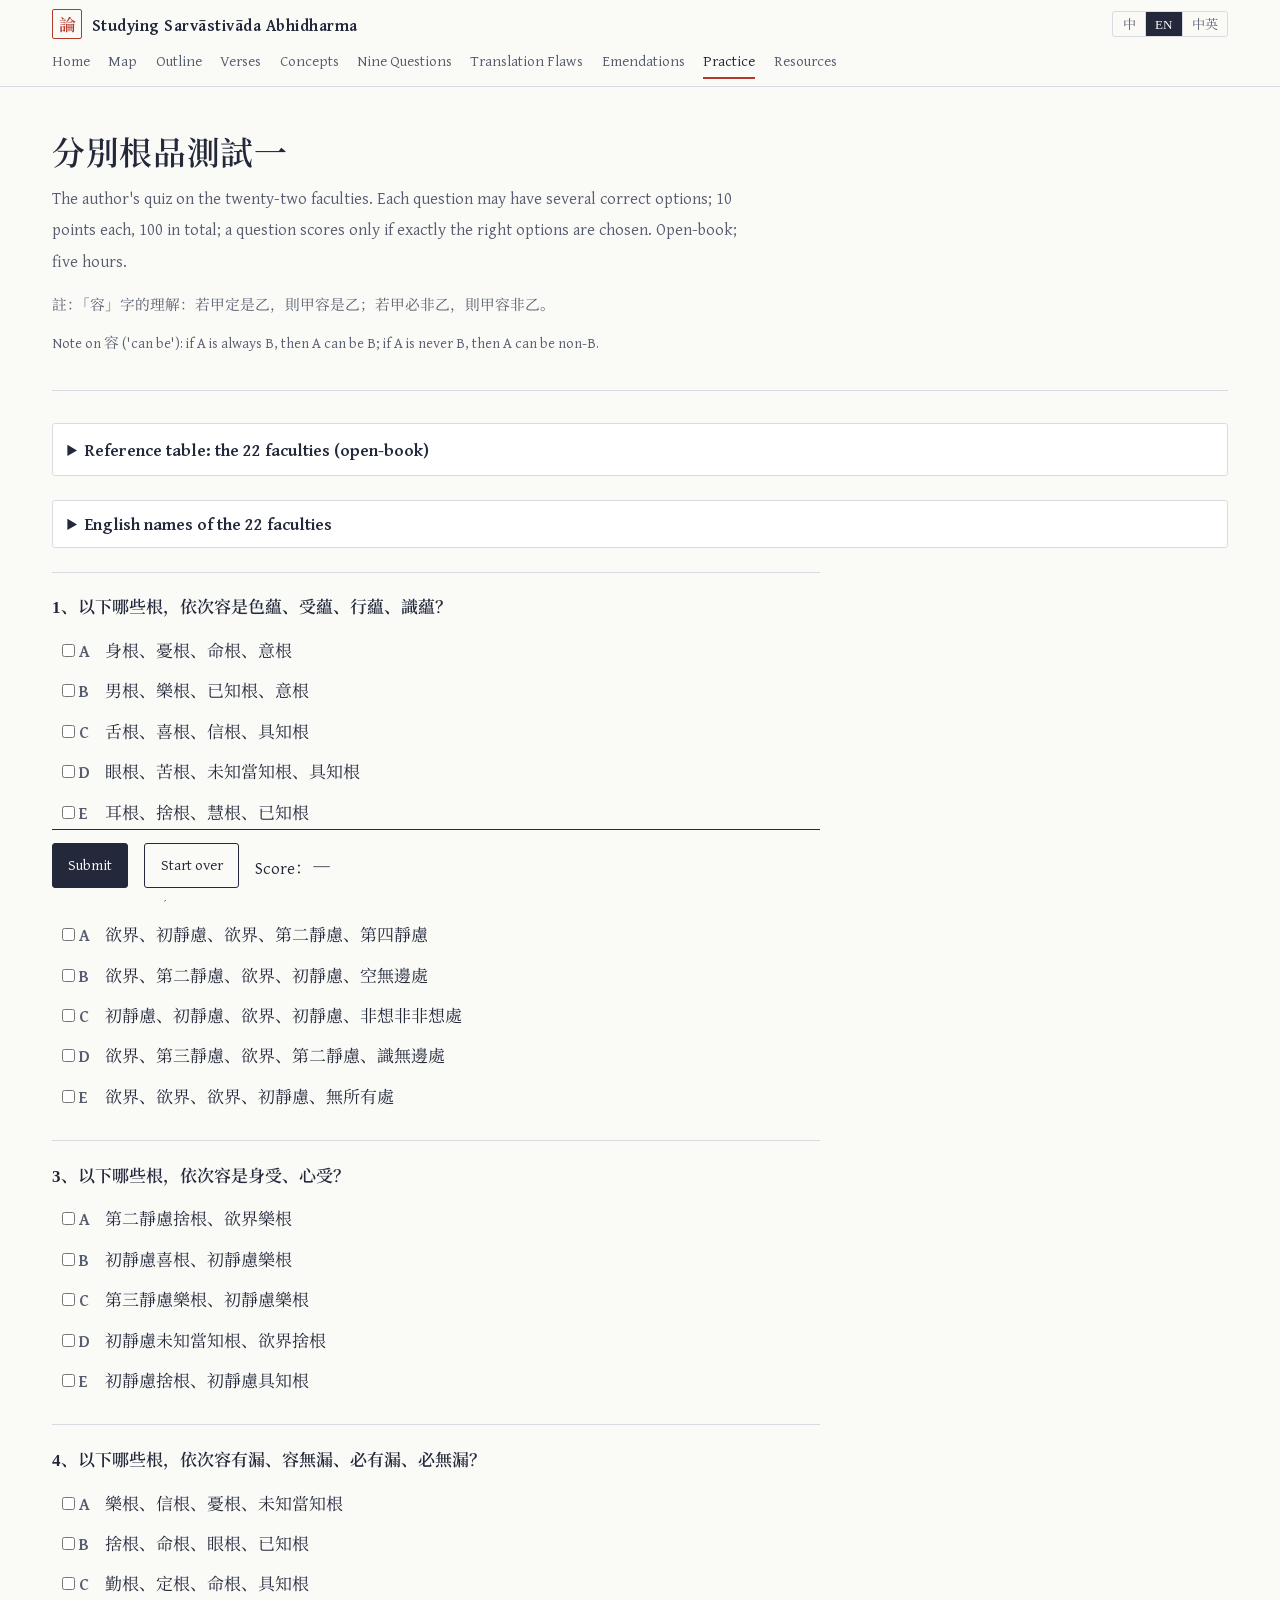
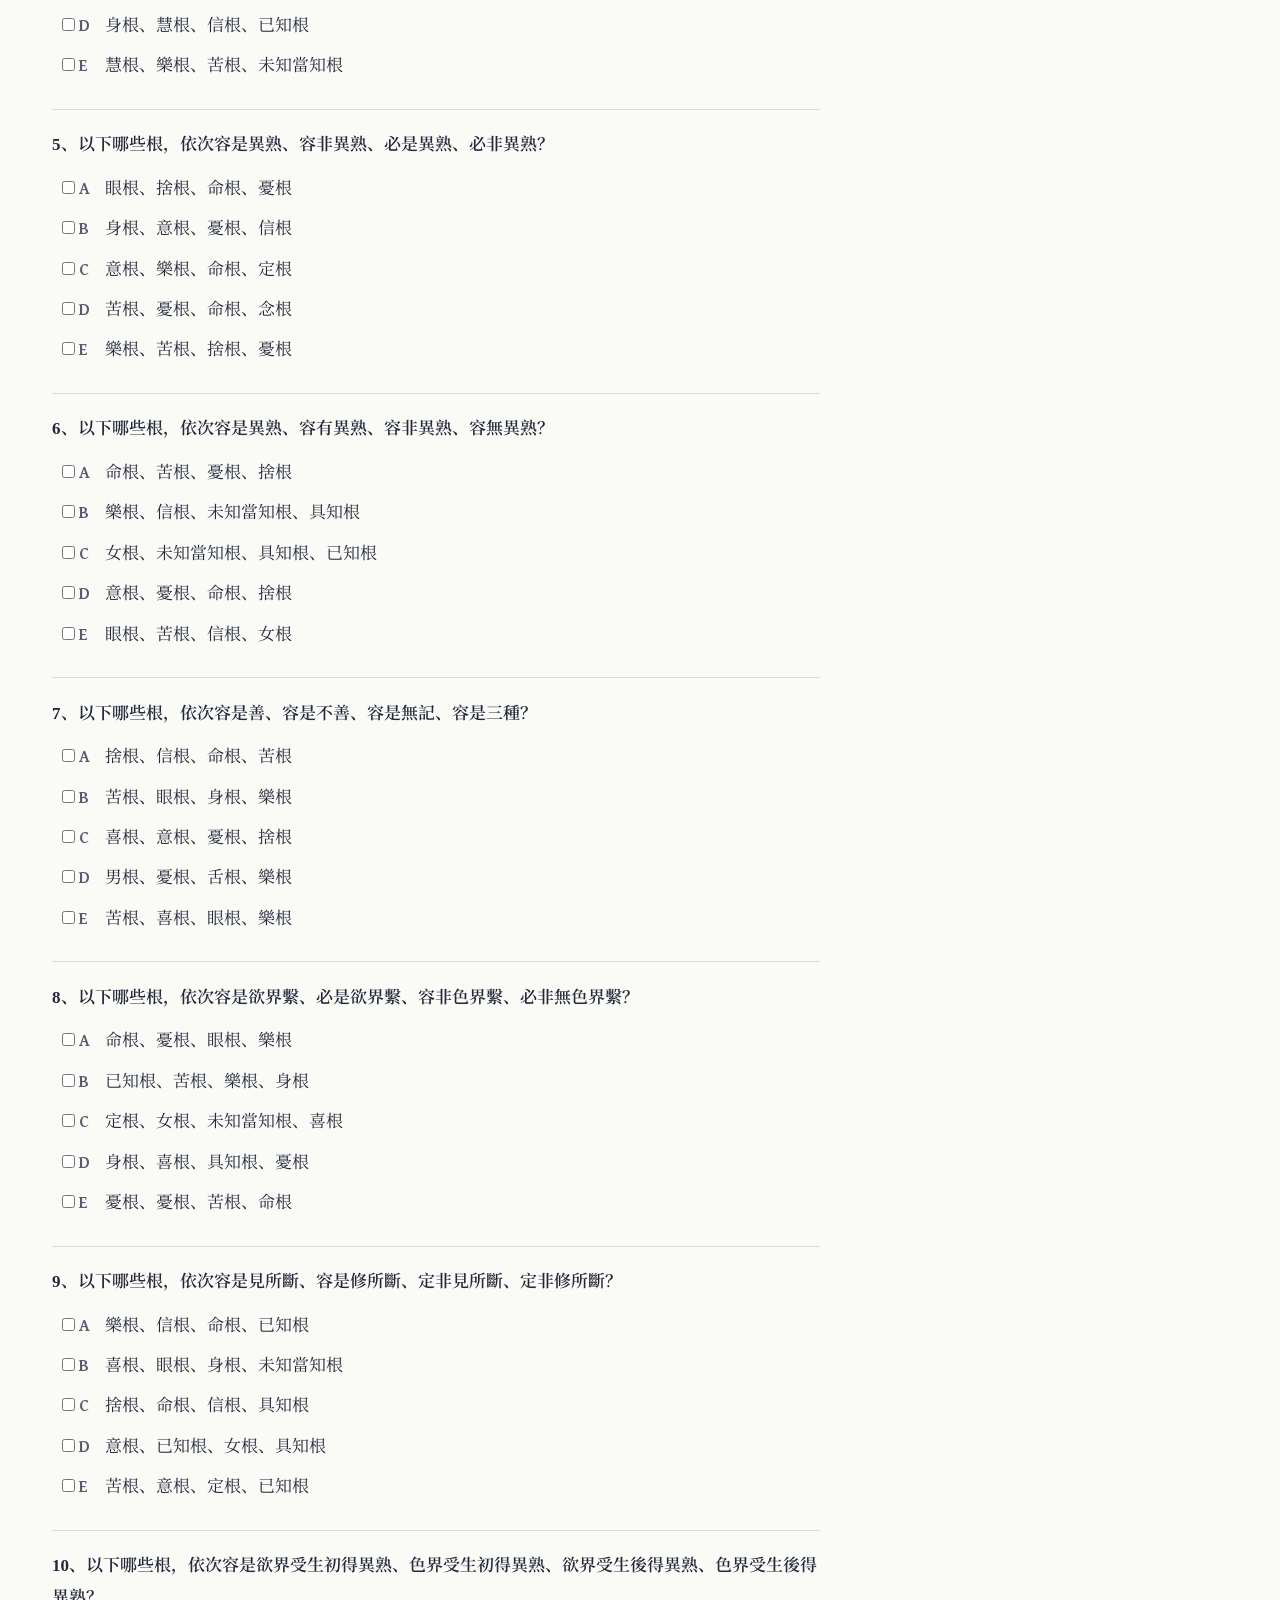
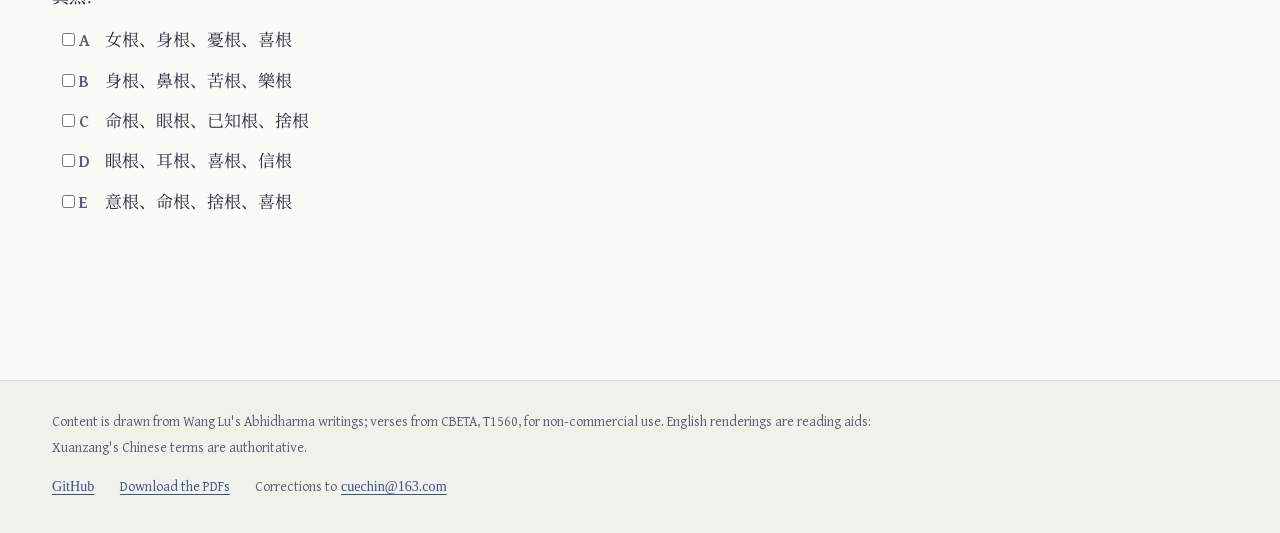
<file: genpin-1.html>
<!DOCTYPE html>
<html lang="zh-CN" data-lang="zh">
<head>
<meta charset="utf-8">
<meta name="viewport" content="width=device-width, initial-scale=1">
<title>练习：分别根品测试一 | 说一切有部阿毗达磨</title>
<meta name="description" content="分别根品测试一：二十二根十道不定项选择题，自动评分并可查看答案。 Quiz on the twenty-two faculties with automatic scoring.">
<meta property="og:title" content="练习：分别根品测试一 | 说一切有部阿毗达磨">
<meta property="og:description" content="分别根品测试一：二十二根十道不定项选择题，自动评分并可查看答案。">
<meta property="og:image" content="https://wanglu2016.github.io/abhidharma/assets/og.png">
<meta property="og:type" content="website">
<link rel="icon" href="assets/favicon.svg" type="image/svg+xml">
<script>(function(){var l;try{l=localStorage.getItem('abhi-lang')}catch(e){}if(l!=='zh'&&l!=='en'&&l!=='both'){l=((navigator.language||'').toLowerCase().indexOf('zh')===0)?'zh':'en'}document.documentElement.setAttribute('data-lang',l)})();</script>
<link rel="stylesheet" href="assets/fonts/fonts.css">
<link rel="stylesheet" href="assets/css/site.css">

</head>
<body class="">
<a class="skip" href="#main"><span class="zh" lang="zh-Hans">跳到正文</span><span class="en" lang="en">Skip to content</span></a>
<header class="site">
  <div class="bar">
    <a class="brand" href="index.html"><span class="seal" aria-hidden="true">論</span><span class="brand-t"><span class="zh" lang="zh-Hans">说一切有部阿毗达磨学习</span><span class="en" lang="en">Studying Sarvāstivāda Abhidharma</span></span></a>
    <div class="lang" role="group" aria-label="Language / 语言">
      <button type="button" data-set-lang="zh" lang="zh-Hans">中</button><button type="button" data-set-lang="en" lang="en">EN</button><button type="button" data-set-lang="both" lang="zh-Hans">中英</button>
    </div>
  </div>
  <nav class="main-nav" aria-label="主导航 Main"><a href="index.html"><span class="zh" lang="zh-Hans">首页</span><span class="en" lang="en">Home</span></a><a href="map.html"><span class="zh" lang="zh-Hans">地图</span><span class="en" lang="en">Map</span></a><a href="outline.html"><span class="zh" lang="zh-Hans">纲要</span><span class="en" lang="en">Outline</span></a><a href="verses.html"><span class="zh" lang="zh-Hans">颂文</span><span class="en" lang="en">Verses</span></a><a href="concepts.html"><span class="zh" lang="zh-Hans">概念</span><span class="en" lang="en">Concepts</span></a><a href="jiuti.html"><span class="zh" lang="zh-Hans">九题</span><span class="en" lang="en">Nine Questions</span></a><a href="translations.html"><span class="zh" lang="zh-Hans">英译百瑕</span><span class="en" lang="en">Translation Flaws</span></a><a href="emendations.html"><span class="zh" lang="zh-Hans">理校百例</span><span class="en" lang="en">Emendations</span></a><a href="genpin-1.html" aria-current="page"><span class="zh" lang="zh-Hans">练习</span><span class="en" lang="en">Practice</span></a><a href="resources.html"><span class="zh" lang="zh-Hans">资源</span><span class="en" lang="en">Resources</span></a></nav>
</header>
<main id="main">

<div class="wrap">
 <header class="page-head">
  <h1 lang="zh-Hant">分別根品測試一</h1>
  <p class="lede"><span class="zh" lang="zh-Hans">作者设计的二十二根测验。不定项选择，每题 10 分，共 100 分；少选、多选、错选皆不得分。开卷，答题时间 5 小时。</span><span class="en" lang="en">The author's quiz on the twenty-two faculties. Each question may have several correct options; 10 points each, 100 in total; a question scores only if exactly the right options are chosen. Open-book; five hours.</span></p>
  <p class="note" lang="zh-Hant">註：「容」字的理解：若甲定是乙，則甲容是乙；若甲必非乙，則甲容非乙。</p>
  <p class="note en" lang="en">Note on 容 ('can be'): if A is always B, then A can be B; if A is never B, then A can be non-B.</p>
 </header>
 <details class="ref"><summary><span class="zh" lang="zh-Hans">参考表：二十二根诸门分别（开卷）</span><span class="en" lang="en">Reference table: the 22 faculties (open-book)</span></summary><div class="scroll-x"><table class="grid"><thead><tr><th></th><th><span class="zh" lang="zh-Hans">有漏无漏</span><span class="en" lang="en">Outflow</span></th><th><span class="zh" lang="zh-Hans">异熟</span><span class="en" lang="en">Retribution</span></th><th><span class="zh" lang="zh-Hans">有异熟</span><span class="en" lang="en">Has retribution</span></th><th><span class="zh" lang="zh-Hans">三性</span><span class="en" lang="en">Nature</span></th><th><span class="zh" lang="zh-Hans">三界系</span><span class="en" lang="en">Realm</span></th><th><span class="zh" lang="zh-Hans">所断</span><span class="en" lang="en">Abandoned by</span></th></tr></thead><tbody><tr><th>眼根 <span class="en" lang="en">eye</span></th><td class="v-only">唯有漏</td><td class="v-two">通二</td><td class="v-none">无</td><td class="v-only">唯无记</td><td class="v-two">欲・色</td><td class="v-only">唯修</td></tr><tr><th>耳根 <span class="en" lang="en">ear</span></th><td class="v-only">唯有漏</td><td class="v-two">通二</td><td class="v-none">无</td><td class="v-only">唯无记</td><td class="v-two">欲・色</td><td class="v-only">唯修</td></tr><tr><th>鼻根 <span class="en" lang="en">nose</span></th><td class="v-only">唯有漏</td><td class="v-two">通二</td><td class="v-none">无</td><td class="v-only">唯无记</td><td class="v-two">欲・色</td><td class="v-only">唯修</td></tr><tr><th>舌根 <span class="en" lang="en">tongue</span></th><td class="v-only">唯有漏</td><td class="v-two">通二</td><td class="v-none">无</td><td class="v-only">唯无记</td><td class="v-two">欲・色</td><td class="v-only">唯修</td></tr><tr><th>身根 <span class="en" lang="en">body</span></th><td class="v-only">唯有漏</td><td class="v-two">通二</td><td class="v-none">无</td><td class="v-only">唯无记</td><td class="v-two">欲・色</td><td class="v-only">唯修</td></tr><tr><th>女根 <span class="en" lang="en">female</span></th><td class="v-only">唯有漏</td><td class="v-two">通二</td><td class="v-none">无</td><td class="v-only">唯无记</td><td class="v-only">欲</td><td class="v-only">唯修</td></tr><tr><th>男根 <span class="en" lang="en">male</span></th><td class="v-only">唯有漏</td><td class="v-two">通二</td><td class="v-none">无</td><td class="v-only">唯无记</td><td class="v-only">欲</td><td class="v-only">唯修</td></tr><tr><th>命根 <span class="en" lang="en">vital</span></th><td class="v-only">唯有漏</td><td class="v-only">唯是</td><td class="v-none">无</td><td class="v-only">唯无记</td><td class="v-two">欲・色・无色</td><td class="v-only">唯修</td></tr><tr><th>意根 <span class="en" lang="en">mind</span></th><td class="v-two">通二</td><td class="v-two">通二</td><td class="v-two">通二</td><td class="v-two">通三性</td><td class="v-two">欲・色・无色</td><td class="v-two">见・修・非</td></tr><tr><th>苦根 <span class="en" lang="en">pain</span></th><td class="v-only">唯有漏</td><td class="v-two">通二</td><td class="v-two">通二</td><td class="v-two">通三性</td><td class="v-only">欲</td><td class="v-only">唯修</td></tr><tr><th>乐根 <span class="en" lang="en">pleasure</span></th><td class="v-two">通二</td><td class="v-two">通二</td><td class="v-two">通二</td><td class="v-two">通三性</td><td class="v-two">欲・色</td><td class="v-two">见・修・非</td></tr><tr><th>忧根 <span class="en" lang="en">displeasure</span></th><td class="v-only">唯有漏</td><td class="v-none">非</td><td class="v-only">定有</td><td class="v-only">善、不善</td><td class="v-only">欲</td><td class="v-two">见・修</td></tr><tr><th>喜根 <span class="en" lang="en">joy</span></th><td class="v-two">通二</td><td class="v-two">通二</td><td class="v-two">通二</td><td class="v-two">通三性</td><td class="v-two">欲・色</td><td class="v-two">见・修・非</td></tr><tr><th>舍根 <span class="en" lang="en">equanimity</span></th><td class="v-two">通二</td><td class="v-two">通二</td><td class="v-two">通二</td><td class="v-two">通三性</td><td class="v-two">欲・色・无色</td><td class="v-two">见・修・非</td></tr><tr><th>信根 <span class="en" lang="en">faith</span></th><td class="v-two">通二</td><td class="v-none">非</td><td class="v-two">通二</td><td class="v-only">唯善</td><td class="v-two">欲・色・无色</td><td class="v-two">修・非</td></tr><tr><th>勤根 <span class="en" lang="en">vigour</span></th><td class="v-two">通二</td><td class="v-none">非</td><td class="v-two">通二</td><td class="v-only">唯善</td><td class="v-two">欲・色・无色</td><td class="v-two">修・非</td></tr><tr><th>念根 <span class="en" lang="en">mindfulness</span></th><td class="v-two">通二</td><td class="v-none">非</td><td class="v-two">通二</td><td class="v-only">唯善</td><td class="v-two">欲・色・无色</td><td class="v-two">修・非</td></tr><tr><th>定根 <span class="en" lang="en">concentration</span></th><td class="v-two">通二</td><td class="v-none">非</td><td class="v-two">通二</td><td class="v-only">唯善</td><td class="v-two">欲・色・无色</td><td class="v-two">修・非</td></tr><tr><th>慧根 <span class="en" lang="en">understanding</span></th><td class="v-two">通二</td><td class="v-none">非</td><td class="v-two">通二</td><td class="v-only">唯善</td><td class="v-two">欲・色・无色</td><td class="v-two">修・非</td></tr><tr><th>未知当知根 <span class="en" lang="en">anājñātam…</span></th><td class="v-only">唯无漏</td><td class="v-none">非</td><td class="v-none">无</td><td class="v-only">唯善</td><td class="v-none">不系</td><td class="v-none">非所断</td></tr><tr><th>已知根 <span class="en" lang="en">ājñā</span></th><td class="v-only">唯无漏</td><td class="v-none">非</td><td class="v-none">无</td><td class="v-only">唯善</td><td class="v-none">不系</td><td class="v-none">非所断</td></tr><tr><th>具知根 <span class="en" lang="en">ājñātāvin</span></th><td class="v-only">唯无漏</td><td class="v-none">非</td><td class="v-none">无</td><td class="v-only">唯善</td><td class="v-none">不系</td><td class="v-none">非所断</td></tr></tbody></table></div><p class="note" style="margin:.6rem 0 0"><span class="zh" lang="zh-Hans">意根、乐根、喜根、舍根与信等五根通无漏，其无漏者不系三界。蓝色表示“通”，灰色表示“非”“无”。</span><span class="en" lang="en">The mind, pleasure, joy and equanimity faculties and the five beginning with faith can be outflow-free; their outflow-free instances belong to no realm. Blue marks ‘may be either’, grey ‘not / none’.</span></p><p class="note"><span class="zh" lang="zh-Hans">据《俱舍万字》2.3 与根品颂。更多见</span><span class="en" lang="en">From Outline 2.3 and the faculties chapter. See also</span> <a href="outline.html#s2-3"><span class="zh" lang="zh-Hans">纲要 2.3</span><span class="en" lang="en">Outline 2.3</span></a>。</p></details>
 <details class="ref en"><summary lang="en">English names of the 22 faculties</summary><table class="grid"><tr><td>眼根</td><td lang="en">eye</td></tr><tr><td>耳根</td><td lang="en">ear</td></tr><tr><td>鼻根</td><td lang="en">nose</td></tr><tr><td>舌根</td><td lang="en">tongue</td></tr><tr><td>身根</td><td lang="en">body</td></tr><tr><td>女根</td><td lang="en">female</td></tr><tr><td>男根</td><td lang="en">male</td></tr><tr><td>命根</td><td lang="en">vital</td></tr><tr><td>意根</td><td lang="en">mind</td></tr><tr><td>苦根</td><td lang="en">pain</td></tr><tr><td>乐根</td><td lang="en">pleasure</td></tr><tr><td>忧根</td><td lang="en">displeasure</td></tr><tr><td>喜根</td><td lang="en">joy</td></tr><tr><td>舍根</td><td lang="en">equanimity</td></tr><tr><td>信根</td><td lang="en">faith</td></tr><tr><td>勤根</td><td lang="en">vigour</td></tr><tr><td>念根</td><td lang="en">mindfulness</td></tr><tr><td>定根</td><td lang="en">concentration</td></tr><tr><td>慧根</td><td lang="en">understanding</td></tr><tr><td>未知当知根</td><td lang="en">anājñātam…</td></tr><tr><td>已知根</td><td lang="en">ājñā</td></tr><tr><td>具知根</td><td lang="en">ājñātāvin</td></tr></table></details>
 <form id="quiz" class="quiz" data-key='{"1": "abcde", "2": "ade", "3": "e", "4": "ace", "5": "acd", "6": "abe", "7": "e", "8": "ac", "9": "abc", "10": "b"}'>
  <div class="qz" id="qz1"><fieldset><legend><span lang="zh-Hant">1、以下哪些根，依次容是色蘊、受蘊、行蘊、識蘊？</span></legend><label><input type="checkbox" name="q1" value="a"><span class="opt">A</span><span lang="zh-Hant">身根、憂根、命根、意根</span></label><label><input type="checkbox" name="q1" value="b"><span class="opt">B</span><span lang="zh-Hant">男根、樂根、已知根、意根</span></label><label><input type="checkbox" name="q1" value="c"><span class="opt">C</span><span lang="zh-Hant">舌根、喜根、信根、具知根</span></label><label><input type="checkbox" name="q1" value="d"><span class="opt">D</span><span lang="zh-Hant">眼根、苦根、未知當知根、具知根</span></label><label><input type="checkbox" name="q1" value="e"><span class="opt">E</span><span lang="zh-Hant">耳根、捨根、慧根、已知根</span></label></fieldset><div class="res" aria-live="polite"></div></div><div class="qz" id="qz2"><fieldset><legend><span lang="zh-Hant">2、以下哪些地，依次有苦根、樂根、憂根、喜根、捨根？</span></legend><label><input type="checkbox" name="q2" value="a"><span class="opt">A</span><span lang="zh-Hant">欲界、初靜慮、欲界、第二靜慮、第四靜慮</span></label><label><input type="checkbox" name="q2" value="b"><span class="opt">B</span><span lang="zh-Hant">欲界、第二靜慮、欲界、初靜慮、空無邊處</span></label><label><input type="checkbox" name="q2" value="c"><span class="opt">C</span><span lang="zh-Hant">初靜慮、初靜慮、欲界、初靜慮、非想非非想處</span></label><label><input type="checkbox" name="q2" value="d"><span class="opt">D</span><span lang="zh-Hant">欲界、第三靜慮、欲界、第二靜慮、識無邊處</span></label><label><input type="checkbox" name="q2" value="e"><span class="opt">E</span><span lang="zh-Hant">欲界、欲界、欲界、初靜慮、無所有處</span></label></fieldset><div class="res" aria-live="polite"></div></div><div class="qz" id="qz3"><fieldset><legend><span lang="zh-Hant">3、以下哪些根，依次容是身受、心受？</span></legend><label><input type="checkbox" name="q3" value="a"><span class="opt">A</span><span lang="zh-Hant">第二靜慮捨根、欲界樂根</span></label><label><input type="checkbox" name="q3" value="b"><span class="opt">B</span><span lang="zh-Hant">初靜慮喜根、初靜慮樂根</span></label><label><input type="checkbox" name="q3" value="c"><span class="opt">C</span><span lang="zh-Hant">第三靜慮樂根、初靜慮樂根</span></label><label><input type="checkbox" name="q3" value="d"><span class="opt">D</span><span lang="zh-Hant">初靜慮未知當知根、欲界捨根</span></label><label><input type="checkbox" name="q3" value="e"><span class="opt">E</span><span lang="zh-Hant">初靜慮捨根、初靜慮具知根</span></label></fieldset><div class="res" aria-live="polite"></div></div><div class="qz" id="qz4"><fieldset><legend><span lang="zh-Hant">4、以下哪些根，依次容有漏、容無漏、必有漏、必無漏？</span></legend><label><input type="checkbox" name="q4" value="a"><span class="opt">A</span><span lang="zh-Hant">樂根、信根、憂根、未知當知根</span></label><label><input type="checkbox" name="q4" value="b"><span class="opt">B</span><span lang="zh-Hant">捨根、命根、眼根、已知根</span></label><label><input type="checkbox" name="q4" value="c"><span class="opt">C</span><span lang="zh-Hant">勤根、定根、命根、具知根</span></label><label><input type="checkbox" name="q4" value="d"><span class="opt">D</span><span lang="zh-Hant">身根、慧根、信根、已知根</span></label><label><input type="checkbox" name="q4" value="e"><span class="opt">E</span><span lang="zh-Hant">慧根、樂根、苦根、未知當知根</span></label></fieldset><div class="res" aria-live="polite"></div></div><div class="qz" id="qz5"><fieldset><legend><span lang="zh-Hant">5、以下哪些根，依次容是異熟、容非異熟、必是異熟、必非異熟？</span></legend><label><input type="checkbox" name="q5" value="a"><span class="opt">A</span><span lang="zh-Hant">眼根、捨根、命根、憂根</span></label><label><input type="checkbox" name="q5" value="b"><span class="opt">B</span><span lang="zh-Hant">身根、意根、憂根、信根</span></label><label><input type="checkbox" name="q5" value="c"><span class="opt">C</span><span lang="zh-Hant">意根、樂根、命根、定根</span></label><label><input type="checkbox" name="q5" value="d"><span class="opt">D</span><span lang="zh-Hant">苦根、憂根、命根、念根</span></label><label><input type="checkbox" name="q5" value="e"><span class="opt">E</span><span lang="zh-Hant">樂根、苦根、捨根、憂根</span></label></fieldset><div class="res" aria-live="polite"></div></div><div class="qz" id="qz6"><fieldset><legend><span lang="zh-Hant">6、以下哪些根，依次容是異熟、容有異熟、容非異熟、容無異熟？</span></legend><label><input type="checkbox" name="q6" value="a"><span class="opt">A</span><span lang="zh-Hant">命根、苦根、憂根、捨根</span></label><label><input type="checkbox" name="q6" value="b"><span class="opt">B</span><span lang="zh-Hant">樂根、信根、未知當知根、具知根</span></label><label><input type="checkbox" name="q6" value="c"><span class="opt">C</span><span lang="zh-Hant">女根、未知當知根、具知根、已知根</span></label><label><input type="checkbox" name="q6" value="d"><span class="opt">D</span><span lang="zh-Hant">意根、憂根、命根、捨根</span></label><label><input type="checkbox" name="q6" value="e"><span class="opt">E</span><span lang="zh-Hant">眼根、苦根、信根、女根</span></label></fieldset><div class="res" aria-live="polite"></div></div><div class="qz" id="qz7"><fieldset><legend><span lang="zh-Hant">7、以下哪些根，依次容是善、容是不善、容是無記、容是三種？</span></legend><label><input type="checkbox" name="q7" value="a"><span class="opt">A</span><span lang="zh-Hant">捨根、信根、命根、苦根</span></label><label><input type="checkbox" name="q7" value="b"><span class="opt">B</span><span lang="zh-Hant">苦根、眼根、身根、樂根</span></label><label><input type="checkbox" name="q7" value="c"><span class="opt">C</span><span lang="zh-Hant">喜根、意根、憂根、捨根</span></label><label><input type="checkbox" name="q7" value="d"><span class="opt">D</span><span lang="zh-Hant">男根、憂根、舌根、樂根</span></label><label><input type="checkbox" name="q7" value="e"><span class="opt">E</span><span lang="zh-Hant">苦根、喜根、眼根、樂根</span></label></fieldset><div class="res" aria-live="polite"></div></div><div class="qz" id="qz8"><fieldset><legend><span lang="zh-Hant">8、以下哪些根，依次容是欲界繫、必是欲界繫、容非色界繫、必非無色界繫？</span></legend><label><input type="checkbox" name="q8" value="a"><span class="opt">A</span><span lang="zh-Hant">命根、憂根、眼根、樂根</span></label><label><input type="checkbox" name="q8" value="b"><span class="opt">B</span><span lang="zh-Hant">已知根、苦根、樂根、身根</span></label><label><input type="checkbox" name="q8" value="c"><span class="opt">C</span><span lang="zh-Hant">定根、女根、未知當知根、喜根</span></label><label><input type="checkbox" name="q8" value="d"><span class="opt">D</span><span lang="zh-Hant">身根、喜根、具知根、憂根</span></label><label><input type="checkbox" name="q8" value="e"><span class="opt">E</span><span lang="zh-Hant">憂根、憂根、苦根、命根</span></label></fieldset><div class="res" aria-live="polite"></div></div><div class="qz" id="qz9"><fieldset><legend><span lang="zh-Hant">9、以下哪些根，依次容是見所斷、容是修所斷、定非見所斷、定非修所斷？</span></legend><label><input type="checkbox" name="q9" value="a"><span class="opt">A</span><span lang="zh-Hant">樂根、信根、命根、已知根</span></label><label><input type="checkbox" name="q9" value="b"><span class="opt">B</span><span lang="zh-Hant">喜根、眼根、身根、未知當知根</span></label><label><input type="checkbox" name="q9" value="c"><span class="opt">C</span><span lang="zh-Hant">捨根、命根、信根、具知根</span></label><label><input type="checkbox" name="q9" value="d"><span class="opt">D</span><span lang="zh-Hant">意根、已知根、女根、具知根</span></label><label><input type="checkbox" name="q9" value="e"><span class="opt">E</span><span lang="zh-Hant">苦根、意根、定根、已知根</span></label></fieldset><div class="res" aria-live="polite"></div></div><div class="qz" id="qz10"><fieldset><legend><span lang="zh-Hant">10、以下哪些根，依次容是欲界受生初得異熟、色界受生初得異熟、欲界受生後得異熟、色界受生後得異熟？</span></legend><label><input type="checkbox" name="q10" value="a"><span class="opt">A</span><span lang="zh-Hant">女根、身根、憂根、喜根</span></label><label><input type="checkbox" name="q10" value="b"><span class="opt">B</span><span lang="zh-Hant">身根、鼻根、苦根、樂根</span></label><label><input type="checkbox" name="q10" value="c"><span class="opt">C</span><span lang="zh-Hant">命根、眼根、已知根、捨根</span></label><label><input type="checkbox" name="q10" value="d"><span class="opt">D</span><span lang="zh-Hant">眼根、耳根、喜根、信根</span></label><label><input type="checkbox" name="q10" value="e"><span class="opt">E</span><span lang="zh-Hant">意根、命根、捨根、喜根</span></label></fieldset><div class="res" aria-live="polite"></div></div>
  <div class="score"><button type="submit" class="btn"><span class="zh" lang="zh-Hans">提交答案</span><span class="en" lang="en">Submit</span></button><button type="button" class="btn ghost" id="show-key" hidden><span class="zh" lang="zh-Hans">显示正确答案</span><span class="en" lang="en">Show the answers</span></button><button type="button" class="btn ghost" id="reset"><span class="zh" lang="zh-Hans">重做</span><span class="en" lang="en">Start over</span></button><span><span class="zh" lang="zh-Hans">最终得分</span><span class="en" lang="en">Score</span>：<output id="score">—</output></span></div>
 </form>
</div>
</main>
<footer class="site">
  <div class="foot">
    <p><span class="zh" lang="zh-Hans">内容取自王路的阿毗达磨著作；颂文据 CBETA《阿毘達磨俱舍論本頌》（T1560），供非商业使用。英文为辅助译文，以玄奘译语为准。</span><span class="en" lang="en">Content is drawn from Wang Lu's Abhidharma writings; verses from CBETA, T1560, for non-commercial use. English renderings are reading aids: Xuanzang's Chinese terms are authoritative.</span></p>
    <ul class="foot-links"><li><a href="https://github.com/wanglu2016/abhidharma">GitHub</a></li><li><a href="resources.html#books"><span class="zh" lang="zh-Hans">下载著作 PDF</span><span class="en" lang="en">Download the PDFs</span></a></li><li><span class="zh" lang="zh-Hans">勘误请寄</span><span class="en" lang="en">Corrections to</span> <a href="mailto:cuechin@163.com">cuechin@163.com</a></li></ul>
  </div>
</footer>
<script src="assets/js/site.js"></script>
<script src="assets/js/quiz.js"></script>
</body>
</html>
</file>
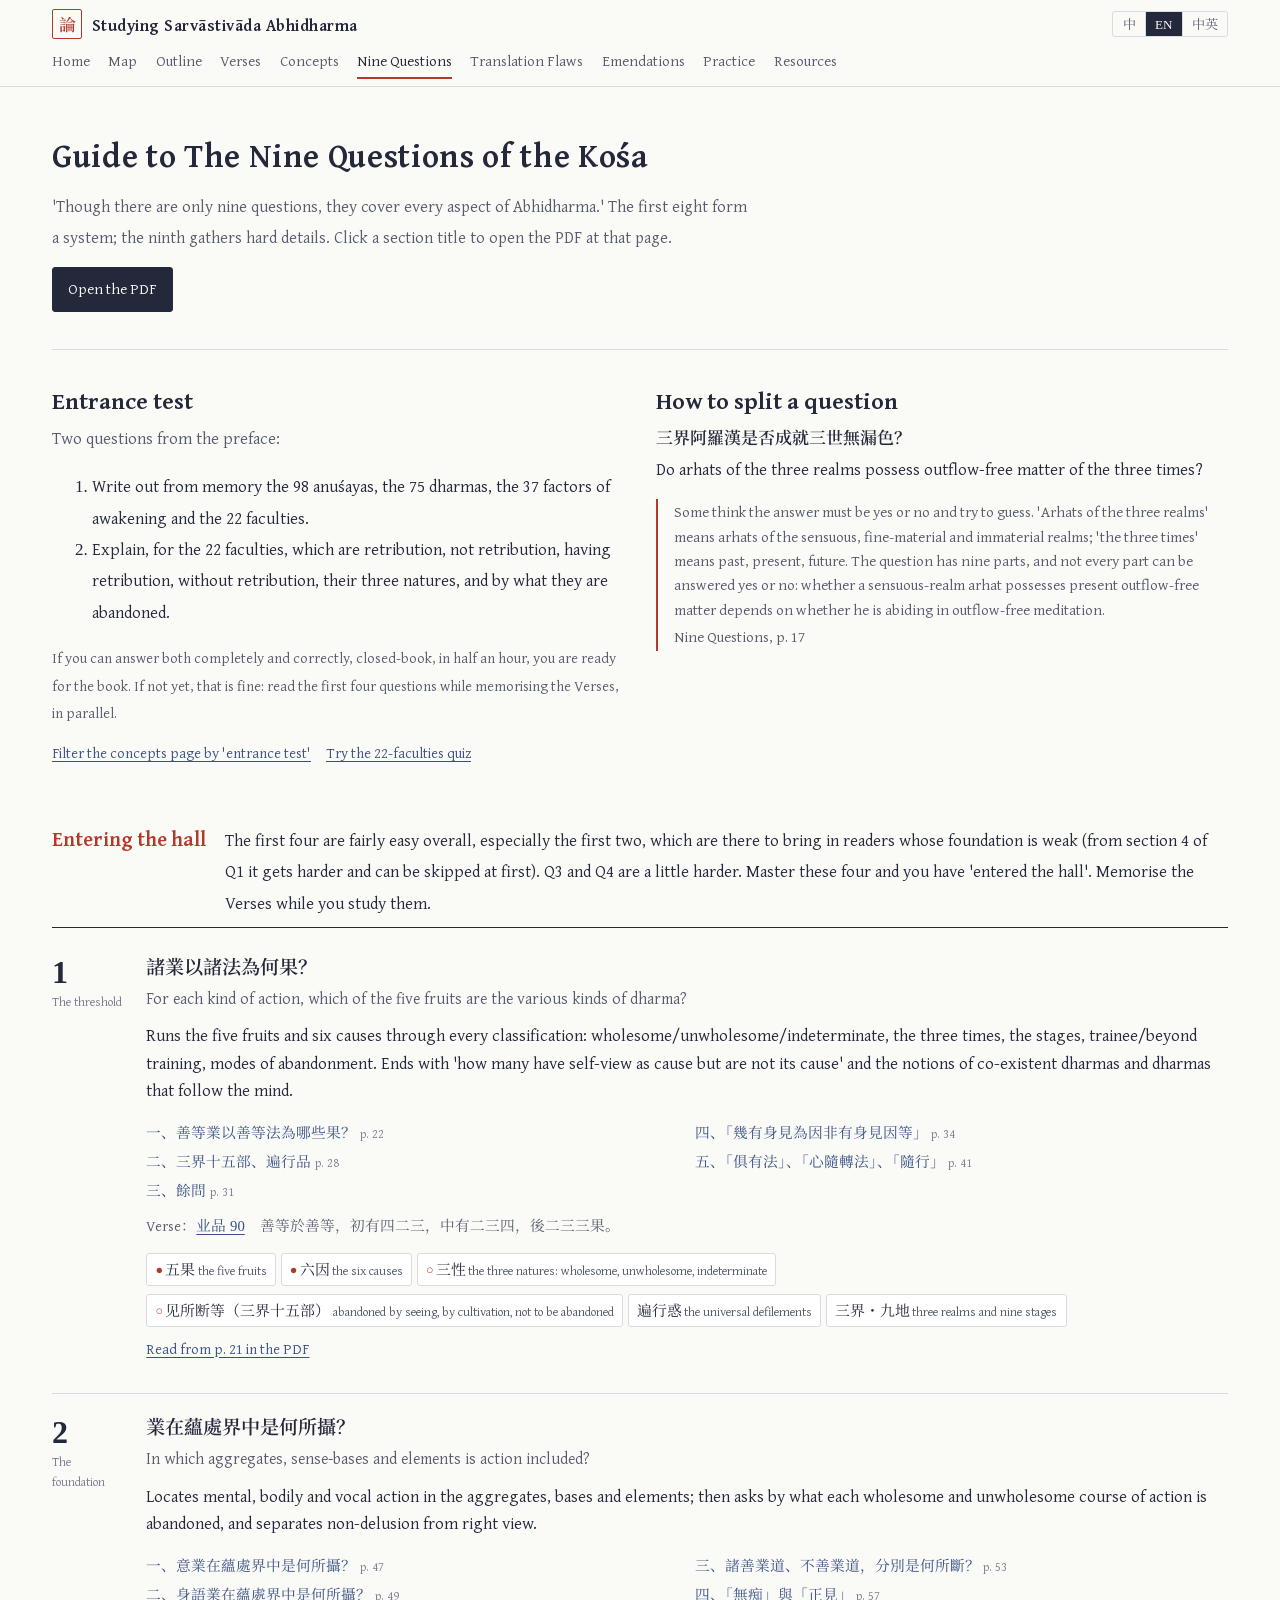
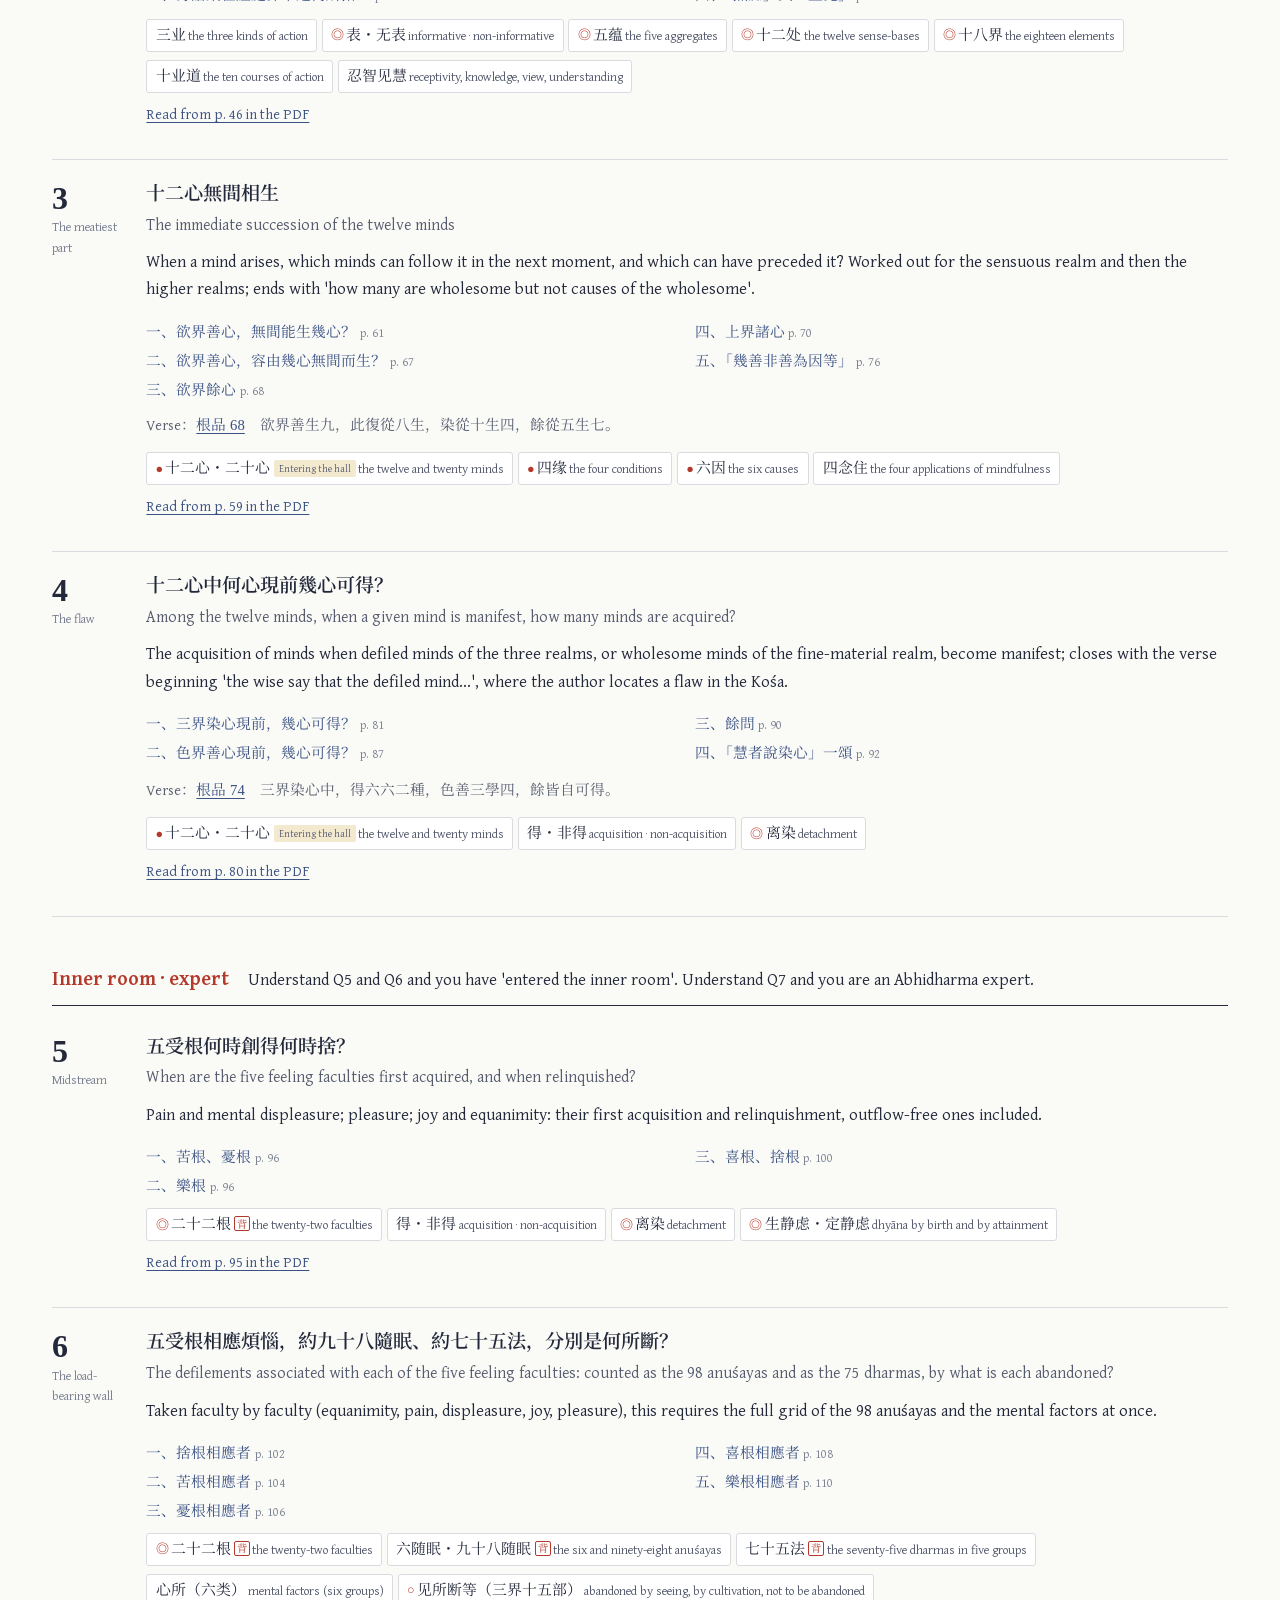
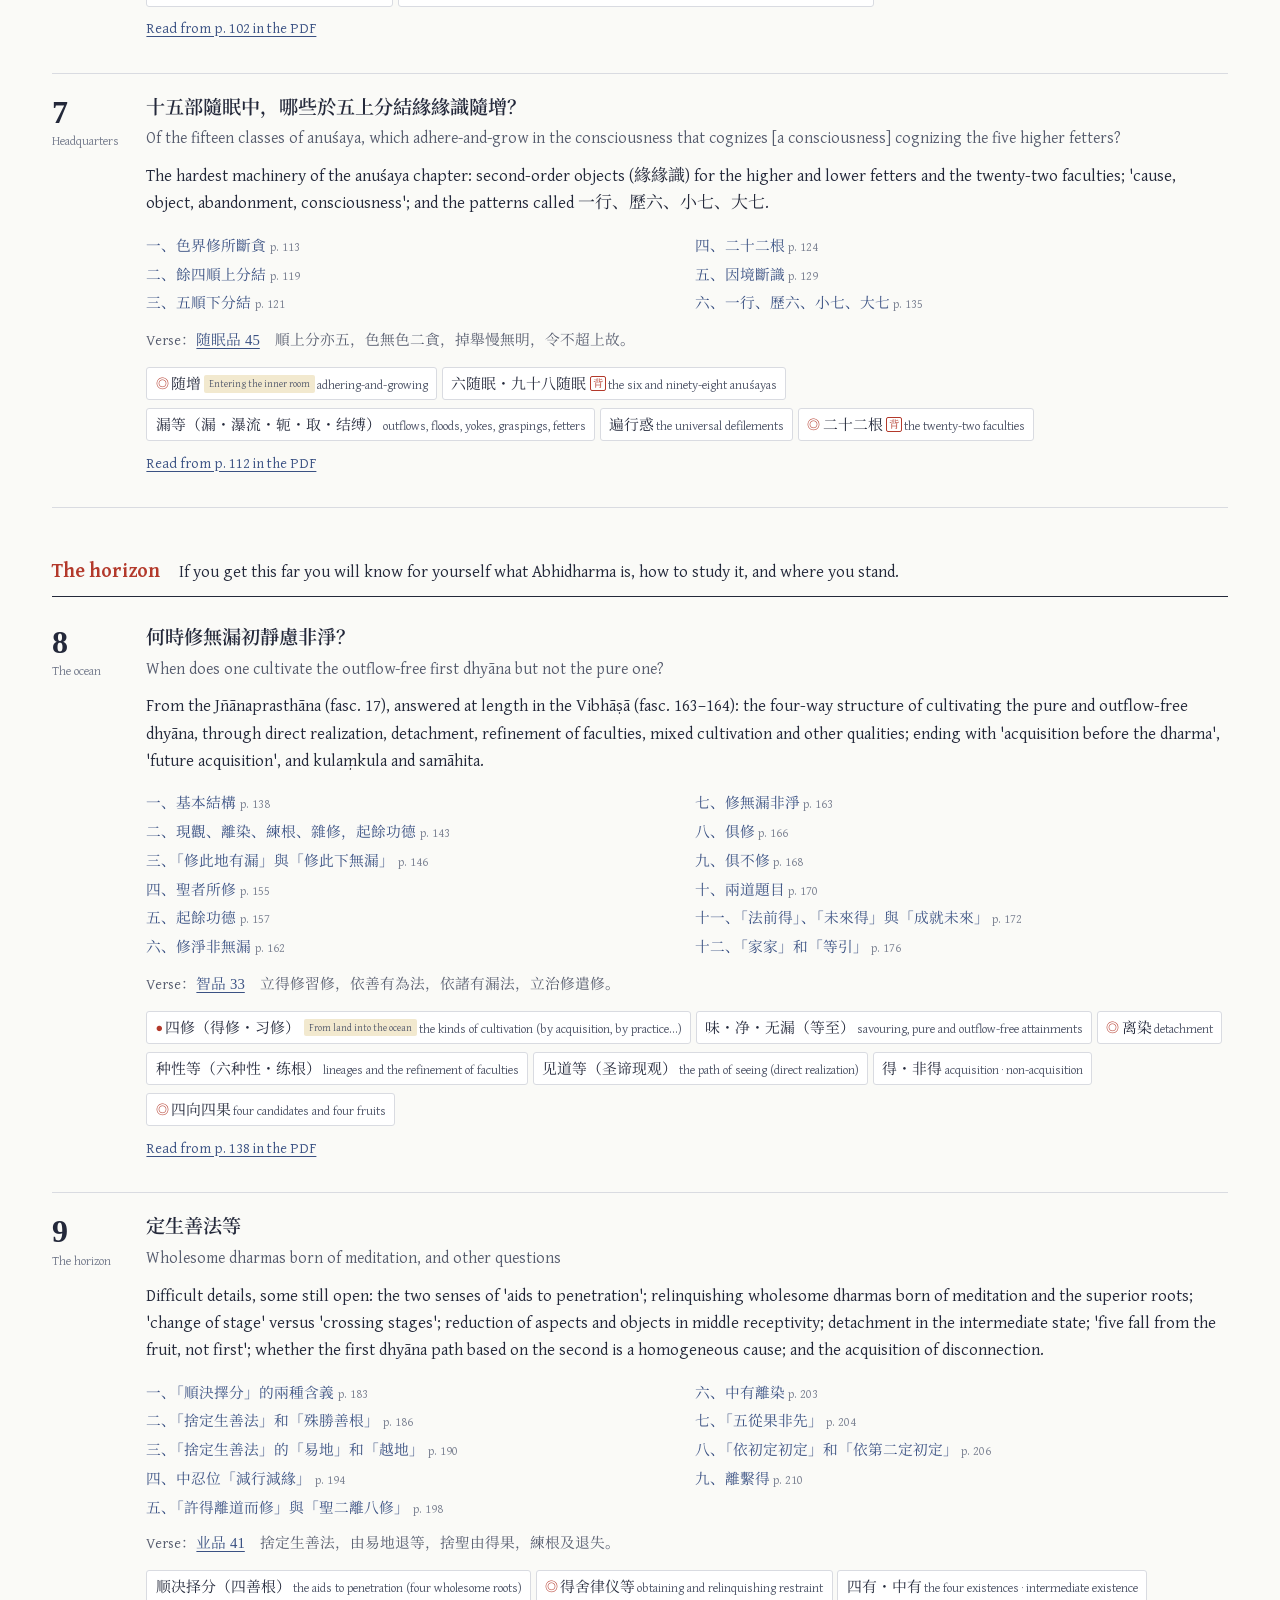
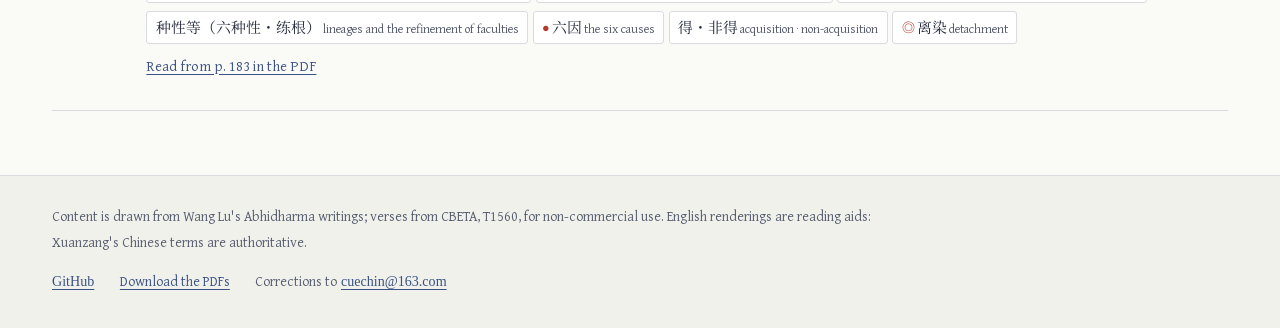
<file: jiuti.html>
<!DOCTYPE html>
<html lang="zh-CN" data-lang="zh">
<head>
<meta charset="utf-8">
<meta name="viewport" content="width=device-width, initial-scale=1">
<title>九题导读 | 说一切有部阿毗达磨</title>
<meta name="description" content="《俱舍九题：高阶阿毗达磨串讲》导读：九个问题、学习阶段、各节页码与相关概念。 A guide to Wang Lu&#x27;s advanced course: the nine questions, stages, sections with page links, related concepts.">
<meta property="og:title" content="九题导读 | 说一切有部阿毗达磨">
<meta property="og:description" content="《俱舍九题：高阶阿毗达磨串讲》导读：九个问题、学习阶段、各节页码与相关概念。">
<meta property="og:image" content="https://wanglu2016.github.io/abhidharma/assets/og.png">
<meta property="og:type" content="website">
<link rel="icon" href="assets/favicon.svg" type="image/svg+xml">
<script>(function(){var l;try{l=localStorage.getItem('abhi-lang')}catch(e){}if(l!=='zh'&&l!=='en'&&l!=='both'){l=((navigator.language||'').toLowerCase().indexOf('zh')===0)?'zh':'en'}document.documentElement.setAttribute('data-lang',l)})();</script>
<link rel="stylesheet" href="assets/fonts/fonts.css">
<link rel="stylesheet" href="assets/css/site.css">

</head>
<body class="">
<a class="skip" href="#main"><span class="zh" lang="zh-Hans">跳到正文</span><span class="en" lang="en">Skip to content</span></a>
<header class="site">
  <div class="bar">
    <a class="brand" href="index.html"><span class="seal" aria-hidden="true">論</span><span class="brand-t"><span class="zh" lang="zh-Hans">说一切有部阿毗达磨学习</span><span class="en" lang="en">Studying Sarvāstivāda Abhidharma</span></span></a>
    <div class="lang" role="group" aria-label="Language / 语言">
      <button type="button" data-set-lang="zh" lang="zh-Hans">中</button><button type="button" data-set-lang="en" lang="en">EN</button><button type="button" data-set-lang="both" lang="zh-Hans">中英</button>
    </div>
  </div>
  <nav class="main-nav" aria-label="主导航 Main"><a href="index.html"><span class="zh" lang="zh-Hans">首页</span><span class="en" lang="en">Home</span></a><a href="map.html"><span class="zh" lang="zh-Hans">地图</span><span class="en" lang="en">Map</span></a><a href="outline.html"><span class="zh" lang="zh-Hans">纲要</span><span class="en" lang="en">Outline</span></a><a href="verses.html"><span class="zh" lang="zh-Hans">颂文</span><span class="en" lang="en">Verses</span></a><a href="concepts.html"><span class="zh" lang="zh-Hans">概念</span><span class="en" lang="en">Concepts</span></a><a href="jiuti.html" aria-current="page"><span class="zh" lang="zh-Hans">九题</span><span class="en" lang="en">Nine Questions</span></a><a href="translations.html"><span class="zh" lang="zh-Hans">英译百瑕</span><span class="en" lang="en">Translation Flaws</span></a><a href="emendations.html"><span class="zh" lang="zh-Hans">理校百例</span><span class="en" lang="en">Emendations</span></a><a href="genpin-1.html"><span class="zh" lang="zh-Hans">练习</span><span class="en" lang="en">Practice</span></a><a href="resources.html"><span class="zh" lang="zh-Hans">资源</span><span class="en" lang="en">Resources</span></a></nav>
</header>
<main id="main">

<div class="wrap">
 <header class="page-head">
  <h1><span class="zh" lang="zh-Hans">《俱舍九题：高阶阿毗达磨串讲》导读</span><span class="en" lang="en">Guide to The Nine Questions of the Kośa</span></h1>
  <p class="lede"><span class="zh" lang="zh-Hans">“本书是串讲。虽然只有九题，内容却覆盖了阿毗达磨的方方面面。”九题分三部分，前八题有系统，可以用题目串起来；第九题是较为繁难的细节。点击小节标题直接打开 PDF 对应页。</span><span class="en" lang="en">'Though there are only nine questions, they cover every aspect of Abhidharma.' The first eight form a system; the ninth gathers hard details. Click a section title to open the PDF at that page.</span></p>
  <p><a class="btn" href="books/%E4%BF%B1%E8%88%8D%E4%B9%9D%E9%A1%8C%E9%9B%BB%E5%AD%90%E6%9B%B8.pdf#page=1" target="_blank" rel="noopener"><span class="zh" lang="zh-Hans">打开《俱舍九题》PDF</span><span class="en" lang="en">Open the PDF</span></a></p>
 </header>
 <div class="cols" style="margin-bottom:2.5rem">
  <section id="entry">
   <h2><span class="zh" lang="zh-Hans">入门测验</span><span class="en" lang="en">Entrance test</span></h2>
   <p class="muted"><span class="zh" lang="zh-Hans">作者在序中给出的两道题：</span><span class="en" lang="en">Two questions from the preface:</span></p>
   <ol><li><span class="zh" lang="zh-Hans">默写出九十八随眠、七十五法、三十七道品、二十二根。</span><span class="en" lang="en">Write out from memory the 98 anuśayas, the 75 dharmas, the 37 factors of awakening and the 22 faculties.</span></li><li><span class="zh" lang="zh-Hans">能解释二十二根「是异熟」、「非异熟」、「有异熟」、「无异熟」、「三性」、「何所断」等情况。</span><span class="en" lang="en">Explain, for the 22 faculties, which are retribution, not retribution, having retribution, without retribution, their three natures, and by what they are abandoned.</span></li></ol>
   <p class="note"><span class="zh" lang="zh-Hans">如果能在半小时内闭卷完全正确地答出上面两题，即具备了阅读本书的基础。如果暂时不具备，也没有关系，可以一边阅读本书前四题，一边背《俱舍论颂》，齐头并进。</span><span class="en" lang="en">If you can answer both completely and correctly, closed-book, in half an hour, you are ready for the book. If not yet, that is fine: read the first four questions while memorising the Verses, in parallel.</span></p>
   <p class="note"><a href="concepts.html"><span class="zh" lang="zh-Hans">在概念页筛选“必背”</span><span class="en" lang="en">Filter the concepts page by 'entrance test'</span></a>　<a href="genpin-1.html"><span class="zh" lang="zh-Hans">做二十二根练习</span><span class="en" lang="en">Try the 22-faculties quiz</span></a></p>
  </section>
  <section>
   <h2><span class="zh" lang="zh-Hans">怎样拆分问题</span><span class="en" lang="en">How to split a question</span></h2>
   <p><b lang="zh-Hant">三界阿羅漢是否成就三世無漏色？</b><br><span class="en" lang="en">Do arhats of the three realms possess outflow-free matter of the three times?</span></p>
   <blockquote class="quote"><span class="zh" lang="zh-Hant">有人以為答案無外乎「是」或「否」，就想來蒙，這怎麼可能呢？「三界阿羅漢」指的是：欲界阿羅漢、色界阿羅漢、無色界阿羅漢；「三世」指的是：過去、現在、未來。……問題共有九個部分。而且，九個部分中，並不是每一個部分都可以直接用是或否來回答。比如，欲界阿羅漢是否成就現在無漏色？要看欲界阿羅漢是否住無漏定中。</span><span class="en" lang="en">Some think the answer must be yes or no and try to guess. &#x27;Arhats of the three realms&#x27; means arhats of the sensuous, fine-material and immaterial realms; &#x27;the three times&#x27; means past, present, future. The question has nine parts, and not every part can be answered yes or no: whether a sensuous-realm arhat possesses present outflow-free matter depends on whether he is abiding in outflow-free meditation.</span><cite><span class="zh" lang="zh-Hans">《俱舍九题》第 17 页</span><span class="en" lang="en">Nine Questions, p. 17</span></cite></blockquote>
  </section>
 </div>
 <section class="part"><header><span class="stage"><span class="zh" lang="zh-Hans">登堂</span><span class="en" lang="en">Entering the hall</span></span><p style="margin:0"><span class="zh" lang="zh-Hans">前四题总体上比较简单，尤其是前两题，是为了照顾基础不牢的读者入门的。不过，第一题第四小节以后稍有难度，可先跳过。三四题相比前两题难度稍涨。能搞清楚前四题，阿毗达磨学习可以说登堂了。建议在学习前四题的同时，把《俱舍论颂》背熟。</span><span class="en" lang="en">The first four are fairly easy overall, especially the first two, which are there to bring in readers whose foundation is weak (from section 4 of Q1 it gets harder and can be skipped at first). Q3 and Q4 are a little harder. Master these four and you have &#x27;entered the hall&#x27;. Memorise the Verses while you study them.</span></p></header><article class="q" id="q1"><div class="qn">1<small><span class="zh" lang="zh-Hans">《俱舍》的门槛</span><span class="en" lang="en">The threshold</span></small></div>
<div><h3 lang="zh-Hant">諸業以諸法為何果？</h3><p class="qen">For each kind of action, which of the five fruits are the various kinds of dharma?</p><p class="en" lang="en">Runs the five fruits and six causes through every classification: wholesome/unwholesome/indeterminate, the three times, the stages, trainee/beyond training, modes of abandonment. Ends with &#x27;how many have self-view as cause but are not its cause&#x27; and the notions of co-existent dharmas and dharmas that follow the mind.</p>
<ul class="secs"><li><a href="books/%E4%BF%B1%E8%88%8D%E4%B9%9D%E9%A1%8C%E9%9B%BB%E5%AD%90%E6%9B%B8.pdf#page=22" target="_blank" rel="noopener">一、善等業以善等法為哪些果？</a><span class="pg">p. 22</span></li><li><a href="books/%E4%BF%B1%E8%88%8D%E4%B9%9D%E9%A1%8C%E9%9B%BB%E5%AD%90%E6%9B%B8.pdf#page=28" target="_blank" rel="noopener">二、三界十五部、遍行品</a><span class="pg">p. 28</span></li><li><a href="books/%E4%BF%B1%E8%88%8D%E4%B9%9D%E9%A1%8C%E9%9B%BB%E5%AD%90%E6%9B%B8.pdf#page=31" target="_blank" rel="noopener">三、餘問</a><span class="pg">p. 31</span></li><li><a href="books/%E4%BF%B1%E8%88%8D%E4%B9%9D%E9%A1%8C%E9%9B%BB%E5%AD%90%E6%9B%B8.pdf#page=34" target="_blank" rel="noopener">四、「幾有身見為因非有身見因等」</a><span class="pg">p. 34</span></li><li><a href="books/%E4%BF%B1%E8%88%8D%E4%B9%9D%E9%A1%8C%E9%9B%BB%E5%AD%90%E6%9B%B8.pdf#page=41" target="_blank" rel="noopener">五、「俱有法」、「心隨轉法」、「隨行」</a><span class="pg">p. 41</span></li></ul><p class="note"><span class="zh" lang="zh-Hans">相关颂</span><span class="en" lang="en">Verse</span>：<a href="verses.html#v-ye-90">业品 90</a>　<span lang="zh-Hant">善等於善等，初有四二三，中有二三四，後二三三果。</span></p><div><a class="chip" href="concepts.html#wuguo" data-id="wuguo" data-tier="hard"><span class="ct"><span class="mk" title="难点">●</span><span lang="zh-Hans">五果</span></span><span class="en" lang="en">the five fruits</span></a><a class="chip" href="concepts.html#liuyin" data-id="liuyin" data-tier="hard"><span class="ct"><span class="mk" title="难点">●</span><span lang="zh-Hans">六因</span></span><span class="en" lang="en">the six causes</span></a><a class="chip" href="concepts.html#sanxing" data-id="sanxing" data-tier="method"><span class="ct"><span class="mk" title="基本操作">○</span><span lang="zh-Hans">三性</span></span><span class="en" lang="en">the three natures: wholesome, unwholesome, indeterminate</span></a><a class="chip" href="concepts.html#jiansuoduan" data-id="jiansuoduan" data-tier="method"><span class="ct"><span class="mk" title="基本操作">○</span><span lang="zh-Hans">见所断等（三界十五部）</span></span><span class="en" lang="en">abandoned by seeing, by cultivation, not to be abandoned</span></a><a class="chip" href="concepts.html#bianxing" data-id="bianxing" data-tier="term"><span class="ct"><span lang="zh-Hans">遍行惑</span></span><span class="en" lang="en">the universal defilements</span></a><a class="chip" href="concepts.html#sanjie" data-id="sanjie" data-tier="term"><span class="ct"><span lang="zh-Hans">三界・九地</span></span><span class="en" lang="en">three realms and nine stages</span></a></div>
<p class="note"><a href="books/%E4%BF%B1%E8%88%8D%E4%B9%9D%E9%A1%8C%E9%9B%BB%E5%AD%90%E6%9B%B8.pdf#page=21" target="_blank" rel="noopener"><span class="zh" lang="zh-Hans">在 PDF 中从第 21 页读起</span><span class="en" lang="en">Read from p. 21 in the PDF</span></a></p></div></article><article class="q" id="q2"><div class="qn">2<small><span class="zh" lang="zh-Hans">《俱舍》的地基</span><span class="en" lang="en">The foundation</span></small></div>
<div><h3 lang="zh-Hant">業在蘊處界中是何所攝？</h3><p class="qen">In which aggregates, sense-bases and elements is action included?</p><p class="en" lang="en">Locates mental, bodily and vocal action in the aggregates, bases and elements; then asks by what each wholesome and unwholesome course of action is abandoned, and separates non-delusion from right view.</p>
<ul class="secs"><li><a href="books/%E4%BF%B1%E8%88%8D%E4%B9%9D%E9%A1%8C%E9%9B%BB%E5%AD%90%E6%9B%B8.pdf#page=47" target="_blank" rel="noopener">一、意業在蘊處界中是何所攝？</a><span class="pg">p. 47</span></li><li><a href="books/%E4%BF%B1%E8%88%8D%E4%B9%9D%E9%A1%8C%E9%9B%BB%E5%AD%90%E6%9B%B8.pdf#page=49" target="_blank" rel="noopener">二、身語業在蘊處界中是何所攝？</a><span class="pg">p. 49</span></li><li><a href="books/%E4%BF%B1%E8%88%8D%E4%B9%9D%E9%A1%8C%E9%9B%BB%E5%AD%90%E6%9B%B8.pdf#page=53" target="_blank" rel="noopener">三、諸善業道、不善業道，分別是何所斷？</a><span class="pg">p. 53</span></li><li><a href="books/%E4%BF%B1%E8%88%8D%E4%B9%9D%E9%A1%8C%E9%9B%BB%E5%AD%90%E6%9B%B8.pdf#page=57" target="_blank" rel="noopener">四、「無痴」與「正見」</a><span class="pg">p. 57</span></li></ul><div><a class="chip" href="concepts.html#sanye" data-id="sanye" data-tier="term"><span class="ct"><span lang="zh-Hans">三业</span></span><span class="en" lang="en">the three kinds of action</span></a><a class="chip" href="concepts.html#biaowubiao" data-id="biaowubiao" data-tier="key"><span class="ct"><span class="mk" title="要点">◎</span><span lang="zh-Hans">表・无表</span></span><span class="en" lang="en">informative · non-informative</span></a><a class="chip" href="concepts.html#wuyun" data-id="wuyun" data-tier="key"><span class="ct"><span class="mk" title="要点">◎</span><span lang="zh-Hans">五蕴</span></span><span class="en" lang="en">the five aggregates</span></a><a class="chip" href="concepts.html#shierchu" data-id="shierchu" data-tier="key"><span class="ct"><span class="mk" title="要点">◎</span><span lang="zh-Hans">十二处</span></span><span class="en" lang="en">the twelve sense-bases</span></a><a class="chip" href="concepts.html#shibajie" data-id="shibajie" data-tier="key"><span class="ct"><span class="mk" title="要点">◎</span><span lang="zh-Hans">十八界</span></span><span class="en" lang="en">the eighteen elements</span></a><a class="chip" href="concepts.html#yedao" data-id="yedao" data-tier="term"><span class="ct"><span lang="zh-Hans">十业道</span></span><span class="en" lang="en">the ten courses of action</span></a><a class="chip" href="concepts.html#renzhijian" data-id="renzhijian" data-tier="term"><span class="ct"><span lang="zh-Hans">忍智见慧</span></span><span class="en" lang="en">receptivity, knowledge, view, understanding</span></a></div>
<p class="note"><a href="books/%E4%BF%B1%E8%88%8D%E4%B9%9D%E9%A1%8C%E9%9B%BB%E5%AD%90%E6%9B%B8.pdf#page=46" target="_blank" rel="noopener"><span class="zh" lang="zh-Hans">在 PDF 中从第 46 页读起</span><span class="en" lang="en">Read from p. 46 in the PDF</span></a></p></div></article><article class="q" id="q3"><div class="qn">3<small><span class="zh" lang="zh-Hans">《俱舍》的大肥肉</span><span class="en" lang="en">The meatiest part</span></small></div>
<div><h3 lang="zh-Hant">十二心無間相生</h3><p class="qen">The immediate succession of the twelve minds</p><p class="en" lang="en">When a mind arises, which minds can follow it in the next moment, and which can have preceded it? Worked out for the sensuous realm and then the higher realms; ends with &#x27;how many are wholesome but not causes of the wholesome&#x27;.</p>
<ul class="secs"><li><a href="books/%E4%BF%B1%E8%88%8D%E4%B9%9D%E9%A1%8C%E9%9B%BB%E5%AD%90%E6%9B%B8.pdf#page=61" target="_blank" rel="noopener">一、欲界善心，無間能生幾心？</a><span class="pg">p. 61</span></li><li><a href="books/%E4%BF%B1%E8%88%8D%E4%B9%9D%E9%A1%8C%E9%9B%BB%E5%AD%90%E6%9B%B8.pdf#page=67" target="_blank" rel="noopener">二、欲界善心，容由幾心無間而生？</a><span class="pg">p. 67</span></li><li><a href="books/%E4%BF%B1%E8%88%8D%E4%B9%9D%E9%A1%8C%E9%9B%BB%E5%AD%90%E6%9B%B8.pdf#page=68" target="_blank" rel="noopener">三、欲界餘心</a><span class="pg">p. 68</span></li><li><a href="books/%E4%BF%B1%E8%88%8D%E4%B9%9D%E9%A1%8C%E9%9B%BB%E5%AD%90%E6%9B%B8.pdf#page=70" target="_blank" rel="noopener">四、上界諸心</a><span class="pg">p. 70</span></li><li><a href="books/%E4%BF%B1%E8%88%8D%E4%B9%9D%E9%A1%8C%E9%9B%BB%E5%AD%90%E6%9B%B8.pdf#page=76" target="_blank" rel="noopener">五、「幾善非善為因等」</a><span class="pg">p. 76</span></li></ul><p class="note"><span class="zh" lang="zh-Hans">相关颂</span><span class="en" lang="en">Verse</span>：<a href="verses.html#v-gen-68">根品 68</a>　<span lang="zh-Hant">欲界善生九，此復從八生，染從十生四，餘從五生七。</span></p><div><a class="chip" href="concepts.html#shierxin" data-id="shierxin" data-tier="hard"><span class="ct"><span class="mk" title="难点">●</span><span lang="zh-Hans">十二心・二十心</span><span class="mile"><span class="zh" lang="zh-Hans">登堂</span><span class="en" lang="en">Entering the hall</span></span></span><span class="en" lang="en">the twelve and twenty minds</span></a><a class="chip" href="concepts.html#siyuan" data-id="siyuan" data-tier="hard"><span class="ct"><span class="mk" title="难点">●</span><span lang="zh-Hans">四缘</span></span><span class="en" lang="en">the four conditions</span></a><a class="chip" href="concepts.html#liuyin" data-id="liuyin" data-tier="hard"><span class="ct"><span class="mk" title="难点">●</span><span lang="zh-Hans">六因</span></span><span class="en" lang="en">the six causes</span></a><a class="chip" href="concepts.html#sinianzhu" data-id="sinianzhu" data-tier="term"><span class="ct"><span lang="zh-Hans">四念住</span></span><span class="en" lang="en">the four applications of mindfulness</span></a></div>
<p class="note"><a href="books/%E4%BF%B1%E8%88%8D%E4%B9%9D%E9%A1%8C%E9%9B%BB%E5%AD%90%E6%9B%B8.pdf#page=59" target="_blank" rel="noopener"><span class="zh" lang="zh-Hans">在 PDF 中从第 59 页读起</span><span class="en" lang="en">Read from p. 59 in the PDF</span></a></p></div></article><article class="q" id="q4"><div class="qn">4<small><span class="zh" lang="zh-Hans">《俱舍》的瑕疵</span><span class="en" lang="en">The flaw</span></small></div>
<div><h3 lang="zh-Hant">十二心中何心現前幾心可得？</h3><p class="qen">Among the twelve minds, when a given mind is manifest, how many minds are acquired?</p><p class="en" lang="en">The acquisition of minds when defiled minds of the three realms, or wholesome minds of the fine-material realm, become manifest; closes with the verse beginning &#x27;the wise say that the defiled mind…&#x27;, where the author locates a flaw in the Kośa.</p>
<ul class="secs"><li><a href="books/%E4%BF%B1%E8%88%8D%E4%B9%9D%E9%A1%8C%E9%9B%BB%E5%AD%90%E6%9B%B8.pdf#page=81" target="_blank" rel="noopener">一、三界染心現前，幾心可得？</a><span class="pg">p. 81</span></li><li><a href="books/%E4%BF%B1%E8%88%8D%E4%B9%9D%E9%A1%8C%E9%9B%BB%E5%AD%90%E6%9B%B8.pdf#page=87" target="_blank" rel="noopener">二、色界善心現前，幾心可得？</a><span class="pg">p. 87</span></li><li><a href="books/%E4%BF%B1%E8%88%8D%E4%B9%9D%E9%A1%8C%E9%9B%BB%E5%AD%90%E6%9B%B8.pdf#page=90" target="_blank" rel="noopener">三、餘問</a><span class="pg">p. 90</span></li><li><a href="books/%E4%BF%B1%E8%88%8D%E4%B9%9D%E9%A1%8C%E9%9B%BB%E5%AD%90%E6%9B%B8.pdf#page=92" target="_blank" rel="noopener">四、「慧者說染心」一頌</a><span class="pg">p. 92</span></li></ul><p class="note"><span class="zh" lang="zh-Hans">相关颂</span><span class="en" lang="en">Verse</span>：<a href="verses.html#v-gen-74">根品 74</a>　<span lang="zh-Hant">三界染心中，得六六二種，色善三學四，餘皆自可得。</span></p><div><a class="chip" href="concepts.html#shierxin" data-id="shierxin" data-tier="hard"><span class="ct"><span class="mk" title="难点">●</span><span lang="zh-Hans">十二心・二十心</span><span class="mile"><span class="zh" lang="zh-Hans">登堂</span><span class="en" lang="en">Entering the hall</span></span></span><span class="en" lang="en">the twelve and twenty minds</span></a><a class="chip" href="concepts.html#de" data-id="de" data-tier="term"><span class="ct"><span lang="zh-Hans">得・非得</span></span><span class="en" lang="en">acquisition · non-acquisition</span></a><a class="chip" href="concepts.html#liran" data-id="liran" data-tier="key"><span class="ct"><span class="mk" title="要点">◎</span><span lang="zh-Hans">离染</span></span><span class="en" lang="en">detachment</span></a></div>
<p class="note"><a href="books/%E4%BF%B1%E8%88%8D%E4%B9%9D%E9%A1%8C%E9%9B%BB%E5%AD%90%E6%9B%B8.pdf#page=80" target="_blank" rel="noopener"><span class="zh" lang="zh-Hans">在 PDF 中从第 80 页读起</span><span class="en" lang="en">Read from p. 80 in the PDF</span></a></p></div></article></section><section class="part"><header><span class="stage"><span class="zh" lang="zh-Hans">入室・專家</span><span class="en" lang="en">Inner room · expert</span></span><p style="margin:0"><span class="zh" lang="zh-Hans">能搞明白五、六题，阿毗达磨就入室了。搞懂第七题，就是阿毗达磨专家了。</span><span class="en" lang="en">Understand Q5 and Q6 and you have &#x27;entered the inner room&#x27;. Understand Q7 and you are an Abhidharma expert.</span></p></header><article class="q" id="q5"><div class="qn">5<small><span class="zh" lang="zh-Hans">《俱舍》的中流</span><span class="en" lang="en">Midstream</span></small></div>
<div><h3 lang="zh-Hant">五受根何時創得何時捨？</h3><p class="qen">When are the five feeling faculties first acquired, and when relinquished?</p><p class="en" lang="en">Pain and mental displeasure; pleasure; joy and equanimity: their first acquisition and relinquishment, outflow-free ones included.</p>
<ul class="secs"><li><a href="books/%E4%BF%B1%E8%88%8D%E4%B9%9D%E9%A1%8C%E9%9B%BB%E5%AD%90%E6%9B%B8.pdf#page=96" target="_blank" rel="noopener">一、苦根、憂根</a><span class="pg">p. 96</span></li><li><a href="books/%E4%BF%B1%E8%88%8D%E4%B9%9D%E9%A1%8C%E9%9B%BB%E5%AD%90%E6%9B%B8.pdf#page=96" target="_blank" rel="noopener">二、樂根</a><span class="pg">p. 96</span></li><li><a href="books/%E4%BF%B1%E8%88%8D%E4%B9%9D%E9%A1%8C%E9%9B%BB%E5%AD%90%E6%9B%B8.pdf#page=100" target="_blank" rel="noopener">三、喜根、捨根</a><span class="pg">p. 100</span></li></ul><div><a class="chip" href="concepts.html#ershier" data-id="ershier" data-tier="key"><span class="ct"><span class="mk" title="要点">◎</span><span lang="zh-Hans">二十二根</span><span class="memo" title="入门必背 (entrance test)">背</span></span><span class="en" lang="en">the twenty-two faculties</span></a><a class="chip" href="concepts.html#de" data-id="de" data-tier="term"><span class="ct"><span lang="zh-Hans">得・非得</span></span><span class="en" lang="en">acquisition · non-acquisition</span></a><a class="chip" href="concepts.html#liran" data-id="liran" data-tier="key"><span class="ct"><span class="mk" title="要点">◎</span><span lang="zh-Hans">离染</span></span><span class="en" lang="en">detachment</span></a><a class="chip" href="concepts.html#shengjinglv" data-id="shengjinglv" data-tier="key"><span class="ct"><span class="mk" title="要点">◎</span><span lang="zh-Hans">生静虑・定静虑</span></span><span class="en" lang="en">dhyāna by birth and by attainment</span></a></div>
<p class="note"><a href="books/%E4%BF%B1%E8%88%8D%E4%B9%9D%E9%A1%8C%E9%9B%BB%E5%AD%90%E6%9B%B8.pdf#page=95" target="_blank" rel="noopener"><span class="zh" lang="zh-Hans">在 PDF 中从第 95 页读起</span><span class="en" lang="en">Read from p. 95 in the PDF</span></a></p></div></article><article class="q" id="q6"><div class="qn">6<small><span class="zh" lang="zh-Hans">《俱舍》的承重墙</span><span class="en" lang="en">The load-bearing wall</span></small></div>
<div><h3 lang="zh-Hant">五受根相應煩惱，約九十八隨眠、約七十五法，分別是何所斷？</h3><p class="qen">The defilements associated with each of the five feeling faculties: counted as the 98 anuśayas and as the 75 dharmas, by what is each abandoned?</p><p class="en" lang="en">Taken faculty by faculty (equanimity, pain, displeasure, joy, pleasure), this requires the full grid of the 98 anuśayas and the mental factors at once.</p>
<ul class="secs"><li><a href="books/%E4%BF%B1%E8%88%8D%E4%B9%9D%E9%A1%8C%E9%9B%BB%E5%AD%90%E6%9B%B8.pdf#page=102" target="_blank" rel="noopener">一、捨根相應者</a><span class="pg">p. 102</span></li><li><a href="books/%E4%BF%B1%E8%88%8D%E4%B9%9D%E9%A1%8C%E9%9B%BB%E5%AD%90%E6%9B%B8.pdf#page=104" target="_blank" rel="noopener">二、苦根相應者</a><span class="pg">p. 104</span></li><li><a href="books/%E4%BF%B1%E8%88%8D%E4%B9%9D%E9%A1%8C%E9%9B%BB%E5%AD%90%E6%9B%B8.pdf#page=106" target="_blank" rel="noopener">三、憂根相應者</a><span class="pg">p. 106</span></li><li><a href="books/%E4%BF%B1%E8%88%8D%E4%B9%9D%E9%A1%8C%E9%9B%BB%E5%AD%90%E6%9B%B8.pdf#page=108" target="_blank" rel="noopener">四、喜根相應者</a><span class="pg">p. 108</span></li><li><a href="books/%E4%BF%B1%E8%88%8D%E4%B9%9D%E9%A1%8C%E9%9B%BB%E5%AD%90%E6%9B%B8.pdf#page=110" target="_blank" rel="noopener">五、樂根相應者</a><span class="pg">p. 110</span></li></ul><div><a class="chip" href="concepts.html#ershier" data-id="ershier" data-tier="key"><span class="ct"><span class="mk" title="要点">◎</span><span lang="zh-Hans">二十二根</span><span class="memo" title="入门必背 (entrance test)">背</span></span><span class="en" lang="en">the twenty-two faculties</span></a><a class="chip" href="concepts.html#suimian" data-id="suimian" data-tier="term"><span class="ct"><span lang="zh-Hans">六随眠・九十八随眠</span><span class="memo" title="入门必背 (entrance test)">背</span></span><span class="en" lang="en">the six and ninety-eight anuśayas</span></a><a class="chip" href="concepts.html#qishiwu" data-id="qishiwu" data-tier="term"><span class="ct"><span lang="zh-Hans">七十五法</span><span class="memo" title="入门必背 (entrance test)">背</span></span><span class="en" lang="en">the seventy-five dharmas in five groups</span></a><a class="chip" href="concepts.html#xinsuo" data-id="xinsuo" data-tier="term"><span class="ct"><span lang="zh-Hans">心所（六类）</span></span><span class="en" lang="en">mental factors (six groups)</span></a><a class="chip" href="concepts.html#jiansuoduan" data-id="jiansuoduan" data-tier="method"><span class="ct"><span class="mk" title="基本操作">○</span><span lang="zh-Hans">见所断等（三界十五部）</span></span><span class="en" lang="en">abandoned by seeing, by cultivation, not to be abandoned</span></a></div>
<p class="note"><a href="books/%E4%BF%B1%E8%88%8D%E4%B9%9D%E9%A1%8C%E9%9B%BB%E5%AD%90%E6%9B%B8.pdf#page=102" target="_blank" rel="noopener"><span class="zh" lang="zh-Hans">在 PDF 中从第 102 页读起</span><span class="en" lang="en">Read from p. 102 in the PDF</span></a></p></div></article><article class="q" id="q7"><div class="qn">7<small><span class="zh" lang="zh-Hans">《俱舍》的司令部</span><span class="en" lang="en">Headquarters</span></small></div>
<div><h3 lang="zh-Hant">十五部隨眠中，哪些於五上分結緣緣識隨增？</h3><p class="qen">Of the fifteen classes of anuśaya, which adhere-and-grow in the consciousness that cognizes [a consciousness] cognizing the five higher fetters?</p><p class="en" lang="en">The hardest machinery of the anuśaya chapter: second-order objects (緣緣識) for the higher and lower fetters and the twenty-two faculties; &#x27;cause, object, abandonment, consciousness&#x27;; and the patterns called 一行、歷六、小七、大七.</p>
<ul class="secs"><li><a href="books/%E4%BF%B1%E8%88%8D%E4%B9%9D%E9%A1%8C%E9%9B%BB%E5%AD%90%E6%9B%B8.pdf#page=113" target="_blank" rel="noopener">一、色界修所斷貪</a><span class="pg">p. 113</span></li><li><a href="books/%E4%BF%B1%E8%88%8D%E4%B9%9D%E9%A1%8C%E9%9B%BB%E5%AD%90%E6%9B%B8.pdf#page=119" target="_blank" rel="noopener">二、餘四順上分結</a><span class="pg">p. 119</span></li><li><a href="books/%E4%BF%B1%E8%88%8D%E4%B9%9D%E9%A1%8C%E9%9B%BB%E5%AD%90%E6%9B%B8.pdf#page=121" target="_blank" rel="noopener">三、五順下分結</a><span class="pg">p. 121</span></li><li><a href="books/%E4%BF%B1%E8%88%8D%E4%B9%9D%E9%A1%8C%E9%9B%BB%E5%AD%90%E6%9B%B8.pdf#page=124" target="_blank" rel="noopener">四、二十二根</a><span class="pg">p. 124</span></li><li><a href="books/%E4%BF%B1%E8%88%8D%E4%B9%9D%E9%A1%8C%E9%9B%BB%E5%AD%90%E6%9B%B8.pdf#page=129" target="_blank" rel="noopener">五、因境斷識</a><span class="pg">p. 129</span></li><li><a href="books/%E4%BF%B1%E8%88%8D%E4%B9%9D%E9%A1%8C%E9%9B%BB%E5%AD%90%E6%9B%B8.pdf#page=135" target="_blank" rel="noopener">六、一行、歷六、小七、大七</a><span class="pg">p. 135</span></li></ul><p class="note"><span class="zh" lang="zh-Hans">相关颂</span><span class="en" lang="en">Verse</span>：<a href="verses.html#v-sui-45">随眠品 45</a>　<span lang="zh-Hant">順上分亦五，色無色二貪，掉舉慢無明，令不超上故。</span></p><div><a class="chip" href="concepts.html#suizeng" data-id="suizeng" data-tier="key"><span class="ct"><span class="mk" title="要点">◎</span><span lang="zh-Hans">随增</span><span class="mile"><span class="zh" lang="zh-Hans">入室</span><span class="en" lang="en">Entering the inner room</span></span></span><span class="en" lang="en">adhering-and-growing</span></a><a class="chip" href="concepts.html#suimian" data-id="suimian" data-tier="term"><span class="ct"><span lang="zh-Hans">六随眠・九十八随眠</span><span class="memo" title="入门必背 (entrance test)">背</span></span><span class="en" lang="en">the six and ninety-eight anuśayas</span></a><a class="chip" href="concepts.html#lou" data-id="lou" data-tier="term"><span class="ct"><span lang="zh-Hans">漏等（漏・瀑流・轭・取・结缚）</span></span><span class="en" lang="en">outflows, floods, yokes, graspings, fetters</span></a><a class="chip" href="concepts.html#bianxing" data-id="bianxing" data-tier="term"><span class="ct"><span lang="zh-Hans">遍行惑</span></span><span class="en" lang="en">the universal defilements</span></a><a class="chip" href="concepts.html#ershier" data-id="ershier" data-tier="key"><span class="ct"><span class="mk" title="要点">◎</span><span lang="zh-Hans">二十二根</span><span class="memo" title="入门必背 (entrance test)">背</span></span><span class="en" lang="en">the twenty-two faculties</span></a></div>
<p class="note"><a href="books/%E4%BF%B1%E8%88%8D%E4%B9%9D%E9%A1%8C%E9%9B%BB%E5%AD%90%E6%9B%B8.pdf#page=112" target="_blank" rel="noopener"><span class="zh" lang="zh-Hans">在 PDF 中从第 112 页读起</span><span class="en" lang="en">Read from p. 112 in the PDF</span></a></p></div></article></section><section class="part"><header><span class="stage"><span class="zh" lang="zh-Hans">天際</span><span class="en" lang="en">The horizon</span></span><p style="margin:0"><span class="zh" lang="zh-Hans">如果能学到这里，自然知道阿毗达磨是什么、该怎么学、自己水平如何，它的意义无需多说。</span><span class="en" lang="en">If you get this far you will know for yourself what Abhidharma is, how to study it, and where you stand.</span></p></header><article class="q" id="q8"><div class="qn">8<small><span class="zh" lang="zh-Hans">《俱舍》的大海</span><span class="en" lang="en">The ocean</span></small></div>
<div><h3 lang="zh-Hant">何時修無漏初靜慮非淨？</h3><p class="qen">When does one cultivate the outflow-free first dhyāna but not the pure one?</p><p class="en" lang="en">From the Jñānaprasthāna (fasc. 17), answered at length in the Vibhāṣā (fasc. 163–164): the four-way structure of cultivating the pure and outflow-free dhyāna, through direct realization, detachment, refinement of faculties, mixed cultivation and other qualities; ending with &#x27;acquisition before the dharma&#x27;, &#x27;future acquisition&#x27;, and kulaṃkula and samāhita.</p>
<ul class="secs"><li><a href="books/%E4%BF%B1%E8%88%8D%E4%B9%9D%E9%A1%8C%E9%9B%BB%E5%AD%90%E6%9B%B8.pdf#page=138" target="_blank" rel="noopener">一、基本結構</a><span class="pg">p. 138</span></li><li><a href="books/%E4%BF%B1%E8%88%8D%E4%B9%9D%E9%A1%8C%E9%9B%BB%E5%AD%90%E6%9B%B8.pdf#page=143" target="_blank" rel="noopener">二、現觀、離染、練根、雜修，起餘功德</a><span class="pg">p. 143</span></li><li><a href="books/%E4%BF%B1%E8%88%8D%E4%B9%9D%E9%A1%8C%E9%9B%BB%E5%AD%90%E6%9B%B8.pdf#page=146" target="_blank" rel="noopener">三、「修此地有漏」與「修此下無漏」</a><span class="pg">p. 146</span></li><li><a href="books/%E4%BF%B1%E8%88%8D%E4%B9%9D%E9%A1%8C%E9%9B%BB%E5%AD%90%E6%9B%B8.pdf#page=155" target="_blank" rel="noopener">四、聖者所修</a><span class="pg">p. 155</span></li><li><a href="books/%E4%BF%B1%E8%88%8D%E4%B9%9D%E9%A1%8C%E9%9B%BB%E5%AD%90%E6%9B%B8.pdf#page=157" target="_blank" rel="noopener">五、起餘功德</a><span class="pg">p. 157</span></li><li><a href="books/%E4%BF%B1%E8%88%8D%E4%B9%9D%E9%A1%8C%E9%9B%BB%E5%AD%90%E6%9B%B8.pdf#page=162" target="_blank" rel="noopener">六、修淨非無漏</a><span class="pg">p. 162</span></li><li><a href="books/%E4%BF%B1%E8%88%8D%E4%B9%9D%E9%A1%8C%E9%9B%BB%E5%AD%90%E6%9B%B8.pdf#page=163" target="_blank" rel="noopener">七、修無漏非淨</a><span class="pg">p. 163</span></li><li><a href="books/%E4%BF%B1%E8%88%8D%E4%B9%9D%E9%A1%8C%E9%9B%BB%E5%AD%90%E6%9B%B8.pdf#page=166" target="_blank" rel="noopener">八、俱修</a><span class="pg">p. 166</span></li><li><a href="books/%E4%BF%B1%E8%88%8D%E4%B9%9D%E9%A1%8C%E9%9B%BB%E5%AD%90%E6%9B%B8.pdf#page=168" target="_blank" rel="noopener">九、俱不修</a><span class="pg">p. 168</span></li><li><a href="books/%E4%BF%B1%E8%88%8D%E4%B9%9D%E9%A1%8C%E9%9B%BB%E5%AD%90%E6%9B%B8.pdf#page=170" target="_blank" rel="noopener">十、兩道題目</a><span class="pg">p. 170</span></li><li><a href="books/%E4%BF%B1%E8%88%8D%E4%B9%9D%E9%A1%8C%E9%9B%BB%E5%AD%90%E6%9B%B8.pdf#page=172" target="_blank" rel="noopener">十一、「法前得」、「未來得」與「成就未來」</a><span class="pg">p. 172</span></li><li><a href="books/%E4%BF%B1%E8%88%8D%E4%B9%9D%E9%A1%8C%E9%9B%BB%E5%AD%90%E6%9B%B8.pdf#page=176" target="_blank" rel="noopener">十二、「家家」和「等引」</a><span class="pg">p. 176</span></li></ul><p class="note"><span class="zh" lang="zh-Hans">相关颂</span><span class="en" lang="en">Verse</span>：<a href="verses.html#v-zhi-33">智品 33</a>　<span lang="zh-Hant">立得修習修，依善有為法，依諸有漏法，立治修遣修。</span></p><div><a class="chip" href="concepts.html#sixiu" data-id="sixiu" data-tier="hard"><span class="ct"><span class="mk" title="难点">●</span><span lang="zh-Hans">四修（得修・习修）</span><span class="mile"><span class="zh" lang="zh-Hans">由陸入海</span><span class="en" lang="en">From land into the ocean</span></span></span><span class="en" lang="en">the kinds of cultivation (by acquisition, by practice…)</span></a><a class="chip" href="concepts.html#weijingwulou" data-id="weijingwulou" data-tier="term"><span class="ct"><span lang="zh-Hans">味・净・无漏（等至）</span></span><span class="en" lang="en">savouring, pure and outflow-free attainments</span></a><a class="chip" href="concepts.html#liran" data-id="liran" data-tier="key"><span class="ct"><span class="mk" title="要点">◎</span><span lang="zh-Hans">离染</span></span><span class="en" lang="en">detachment</span></a><a class="chip" href="concepts.html#zhongxing" data-id="zhongxing" data-tier="term"><span class="ct"><span lang="zh-Hans">种性等（六种性・练根）</span></span><span class="en" lang="en">lineages and the refinement of faculties</span></a><a class="chip" href="concepts.html#jiandao" data-id="jiandao" data-tier="term"><span class="ct"><span lang="zh-Hans">见道等（圣谛现观）</span></span><span class="en" lang="en">the path of seeing (direct realization)</span></a><a class="chip" href="concepts.html#de" data-id="de" data-tier="term"><span class="ct"><span lang="zh-Hans">得・非得</span></span><span class="en" lang="en">acquisition · non-acquisition</span></a><a class="chip" href="concepts.html#sixiangsiguo" data-id="sixiangsiguo" data-tier="key"><span class="ct"><span class="mk" title="要点">◎</span><span lang="zh-Hans">四向四果</span></span><span class="en" lang="en">four candidates and four fruits</span></a></div>
<p class="note"><a href="books/%E4%BF%B1%E8%88%8D%E4%B9%9D%E9%A1%8C%E9%9B%BB%E5%AD%90%E6%9B%B8.pdf#page=138" target="_blank" rel="noopener"><span class="zh" lang="zh-Hans">在 PDF 中从第 138 页读起</span><span class="en" lang="en">Read from p. 138 in the PDF</span></a></p></div></article><article class="q" id="q9"><div class="qn">9<small><span class="zh" lang="zh-Hans">《俱舍》的天际</span><span class="en" lang="en">The horizon</span></small></div>
<div><h3 lang="zh-Hant">定生善法等</h3><p class="qen">Wholesome dharmas born of meditation, and other questions</p><p class="en" lang="en">Difficult details, some still open: the two senses of &#x27;aids to penetration&#x27;; relinquishing wholesome dharmas born of meditation and the superior roots; &#x27;change of stage&#x27; versus &#x27;crossing stages&#x27;; reduction of aspects and objects in middle receptivity; detachment in the intermediate state; &#x27;five fall from the fruit, not first&#x27;; whether the first dhyāna path based on the second is a homogeneous cause; and the acquisition of disconnection.</p>
<ul class="secs"><li><a href="books/%E4%BF%B1%E8%88%8D%E4%B9%9D%E9%A1%8C%E9%9B%BB%E5%AD%90%E6%9B%B8.pdf#page=183" target="_blank" rel="noopener">一、「順決擇分」的兩種含義</a><span class="pg">p. 183</span></li><li><a href="books/%E4%BF%B1%E8%88%8D%E4%B9%9D%E9%A1%8C%E9%9B%BB%E5%AD%90%E6%9B%B8.pdf#page=186" target="_blank" rel="noopener">二、「捨定生善法」和「殊勝善根」</a><span class="pg">p. 186</span></li><li><a href="books/%E4%BF%B1%E8%88%8D%E4%B9%9D%E9%A1%8C%E9%9B%BB%E5%AD%90%E6%9B%B8.pdf#page=190" target="_blank" rel="noopener">三、「捨定生善法」的「易地」和「越地」</a><span class="pg">p. 190</span></li><li><a href="books/%E4%BF%B1%E8%88%8D%E4%B9%9D%E9%A1%8C%E9%9B%BB%E5%AD%90%E6%9B%B8.pdf#page=194" target="_blank" rel="noopener">四、中忍位「減行減緣」</a><span class="pg">p. 194</span></li><li><a href="books/%E4%BF%B1%E8%88%8D%E4%B9%9D%E9%A1%8C%E9%9B%BB%E5%AD%90%E6%9B%B8.pdf#page=198" target="_blank" rel="noopener">五、「許得離道而修」與「聖二離八修」</a><span class="pg">p. 198</span></li><li><a href="books/%E4%BF%B1%E8%88%8D%E4%B9%9D%E9%A1%8C%E9%9B%BB%E5%AD%90%E6%9B%B8.pdf#page=203" target="_blank" rel="noopener">六、中有離染</a><span class="pg">p. 203</span></li><li><a href="books/%E4%BF%B1%E8%88%8D%E4%B9%9D%E9%A1%8C%E9%9B%BB%E5%AD%90%E6%9B%B8.pdf#page=204" target="_blank" rel="noopener">七、「五從果非先」</a><span class="pg">p. 204</span></li><li><a href="books/%E4%BF%B1%E8%88%8D%E4%B9%9D%E9%A1%8C%E9%9B%BB%E5%AD%90%E6%9B%B8.pdf#page=206" target="_blank" rel="noopener">八、「依初定初定」和「依第二定初定」</a><span class="pg">p. 206</span></li><li><a href="books/%E4%BF%B1%E8%88%8D%E4%B9%9D%E9%A1%8C%E9%9B%BB%E5%AD%90%E6%9B%B8.pdf#page=210" target="_blank" rel="noopener">九、離繫得</a><span class="pg">p. 210</span></li></ul><p class="note"><span class="zh" lang="zh-Hans">相关颂</span><span class="en" lang="en">Verse</span>：<a href="verses.html#v-ye-41">业品 41</a>　<span lang="zh-Hant">捨定生善法，由易地退等，捨聖由得果，練根及退失。</span></p><div><a class="chip" href="concepts.html#shunjuezefen" data-id="shunjuezefen" data-tier="term"><span class="ct"><span lang="zh-Hans">顺决择分（四善根）</span></span><span class="en" lang="en">the aids to penetration (four wholesome roots)</span></a><a class="chip" href="concepts.html#deshe" data-id="deshe" data-tier="key"><span class="ct"><span class="mk" title="要点">◎</span><span lang="zh-Hans">得舍律仪等</span></span><span class="en" lang="en">obtaining and relinquishing restraint</span></a><a class="chip" href="concepts.html#siyou" data-id="siyou" data-tier="term"><span class="ct"><span lang="zh-Hans">四有・中有</span></span><span class="en" lang="en">the four existences · intermediate existence</span></a><a class="chip" href="concepts.html#zhongxing" data-id="zhongxing" data-tier="term"><span class="ct"><span lang="zh-Hans">种性等（六种性・练根）</span></span><span class="en" lang="en">lineages and the refinement of faculties</span></a><a class="chip" href="concepts.html#liuyin" data-id="liuyin" data-tier="hard"><span class="ct"><span class="mk" title="难点">●</span><span lang="zh-Hans">六因</span></span><span class="en" lang="en">the six causes</span></a><a class="chip" href="concepts.html#de" data-id="de" data-tier="term"><span class="ct"><span lang="zh-Hans">得・非得</span></span><span class="en" lang="en">acquisition · non-acquisition</span></a><a class="chip" href="concepts.html#liran" data-id="liran" data-tier="key"><span class="ct"><span class="mk" title="要点">◎</span><span lang="zh-Hans">离染</span></span><span class="en" lang="en">detachment</span></a></div>
<p class="note"><a href="books/%E4%BF%B1%E8%88%8D%E4%B9%9D%E9%A1%8C%E9%9B%BB%E5%AD%90%E6%9B%B8.pdf#page=183" target="_blank" rel="noopener"><span class="zh" lang="zh-Hans">在 PDF 中从第 183 页读起</span><span class="en" lang="en">Read from p. 183 in the PDF</span></a></p></div></article></section>
</div>
</main>
<footer class="site">
  <div class="foot">
    <p><span class="zh" lang="zh-Hans">内容取自王路的阿毗达磨著作；颂文据 CBETA《阿毘達磨俱舍論本頌》（T1560），供非商业使用。英文为辅助译文，以玄奘译语为准。</span><span class="en" lang="en">Content is drawn from Wang Lu's Abhidharma writings; verses from CBETA, T1560, for non-commercial use. English renderings are reading aids: Xuanzang's Chinese terms are authoritative.</span></p>
    <ul class="foot-links"><li><a href="https://github.com/wanglu2016/abhidharma">GitHub</a></li><li><a href="resources.html#books"><span class="zh" lang="zh-Hans">下载著作 PDF</span><span class="en" lang="en">Download the PDFs</span></a></li><li><span class="zh" lang="zh-Hans">勘误请寄</span><span class="en" lang="en">Corrections to</span> <a href="mailto:cuechin@163.com">cuechin@163.com</a></li></ul>
  </div>
</footer>
<script src="assets/js/site.js"></script>

</body>
</html>
</file>
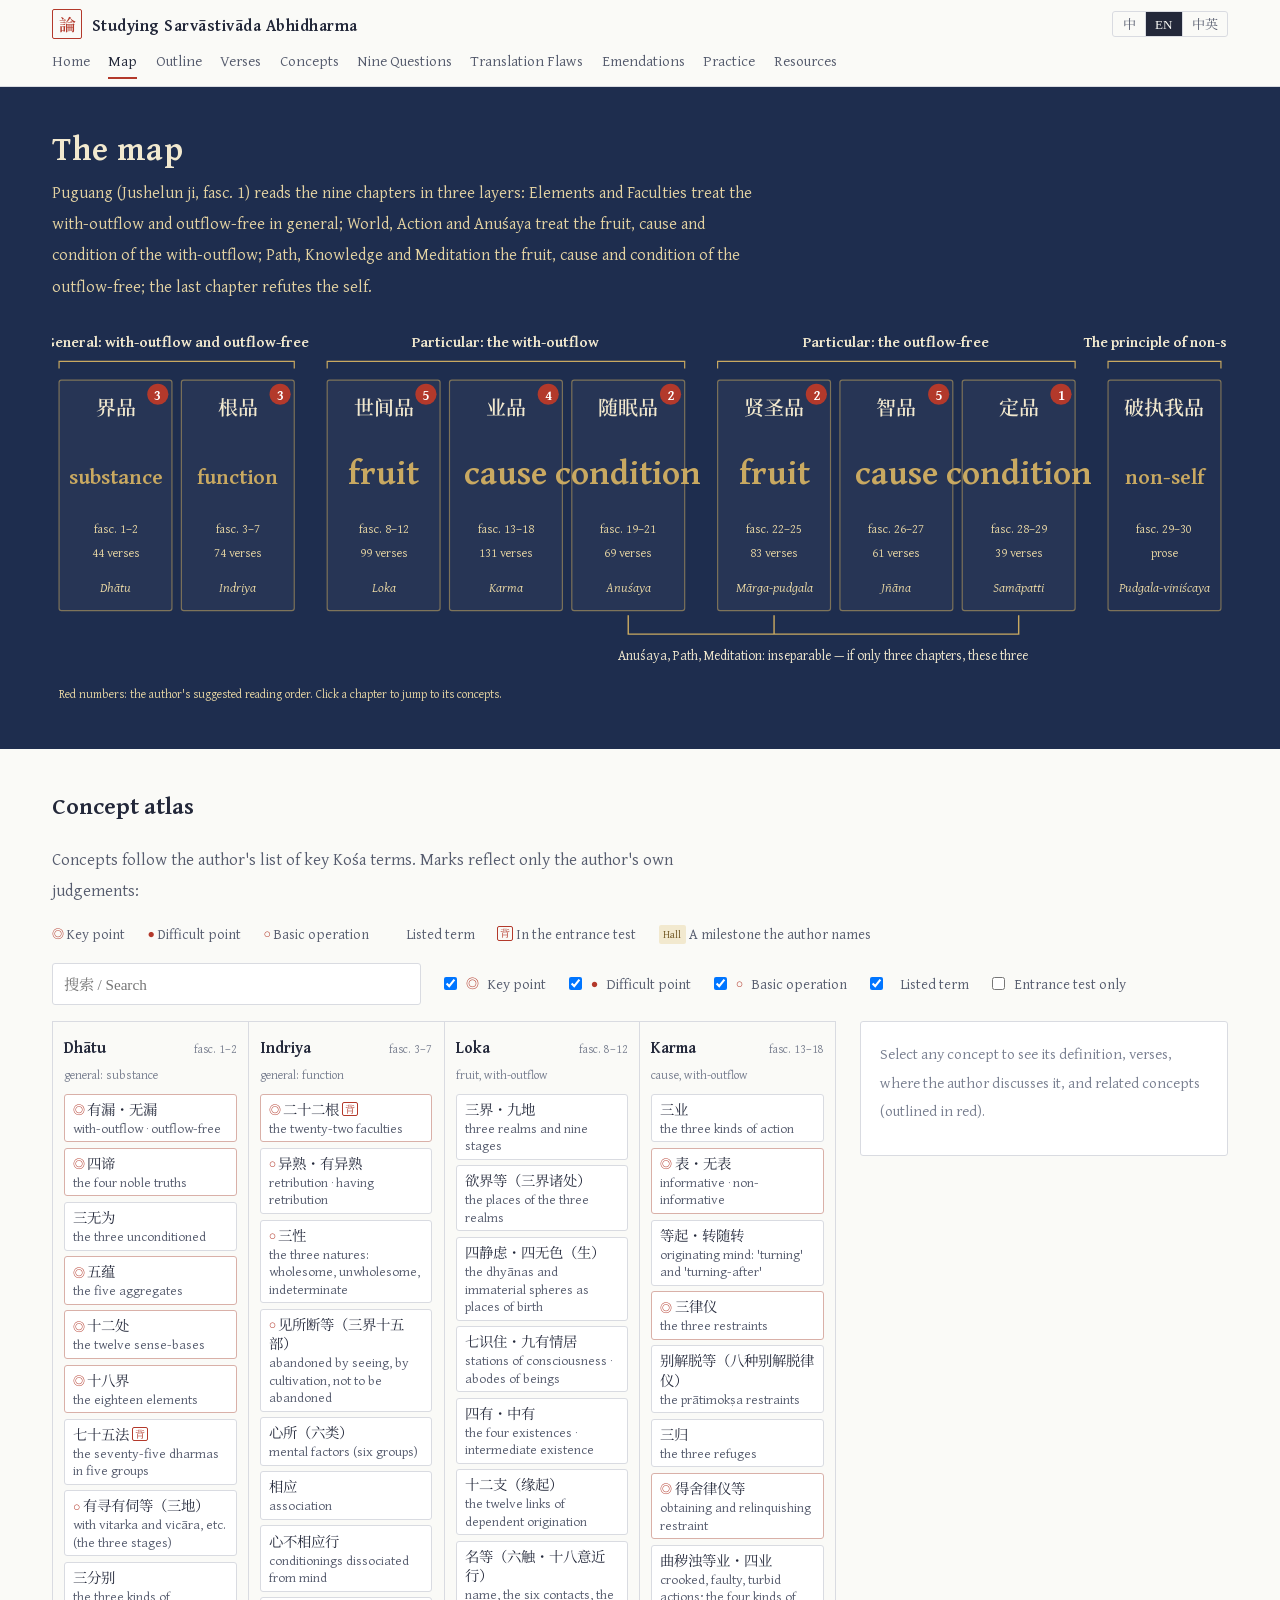
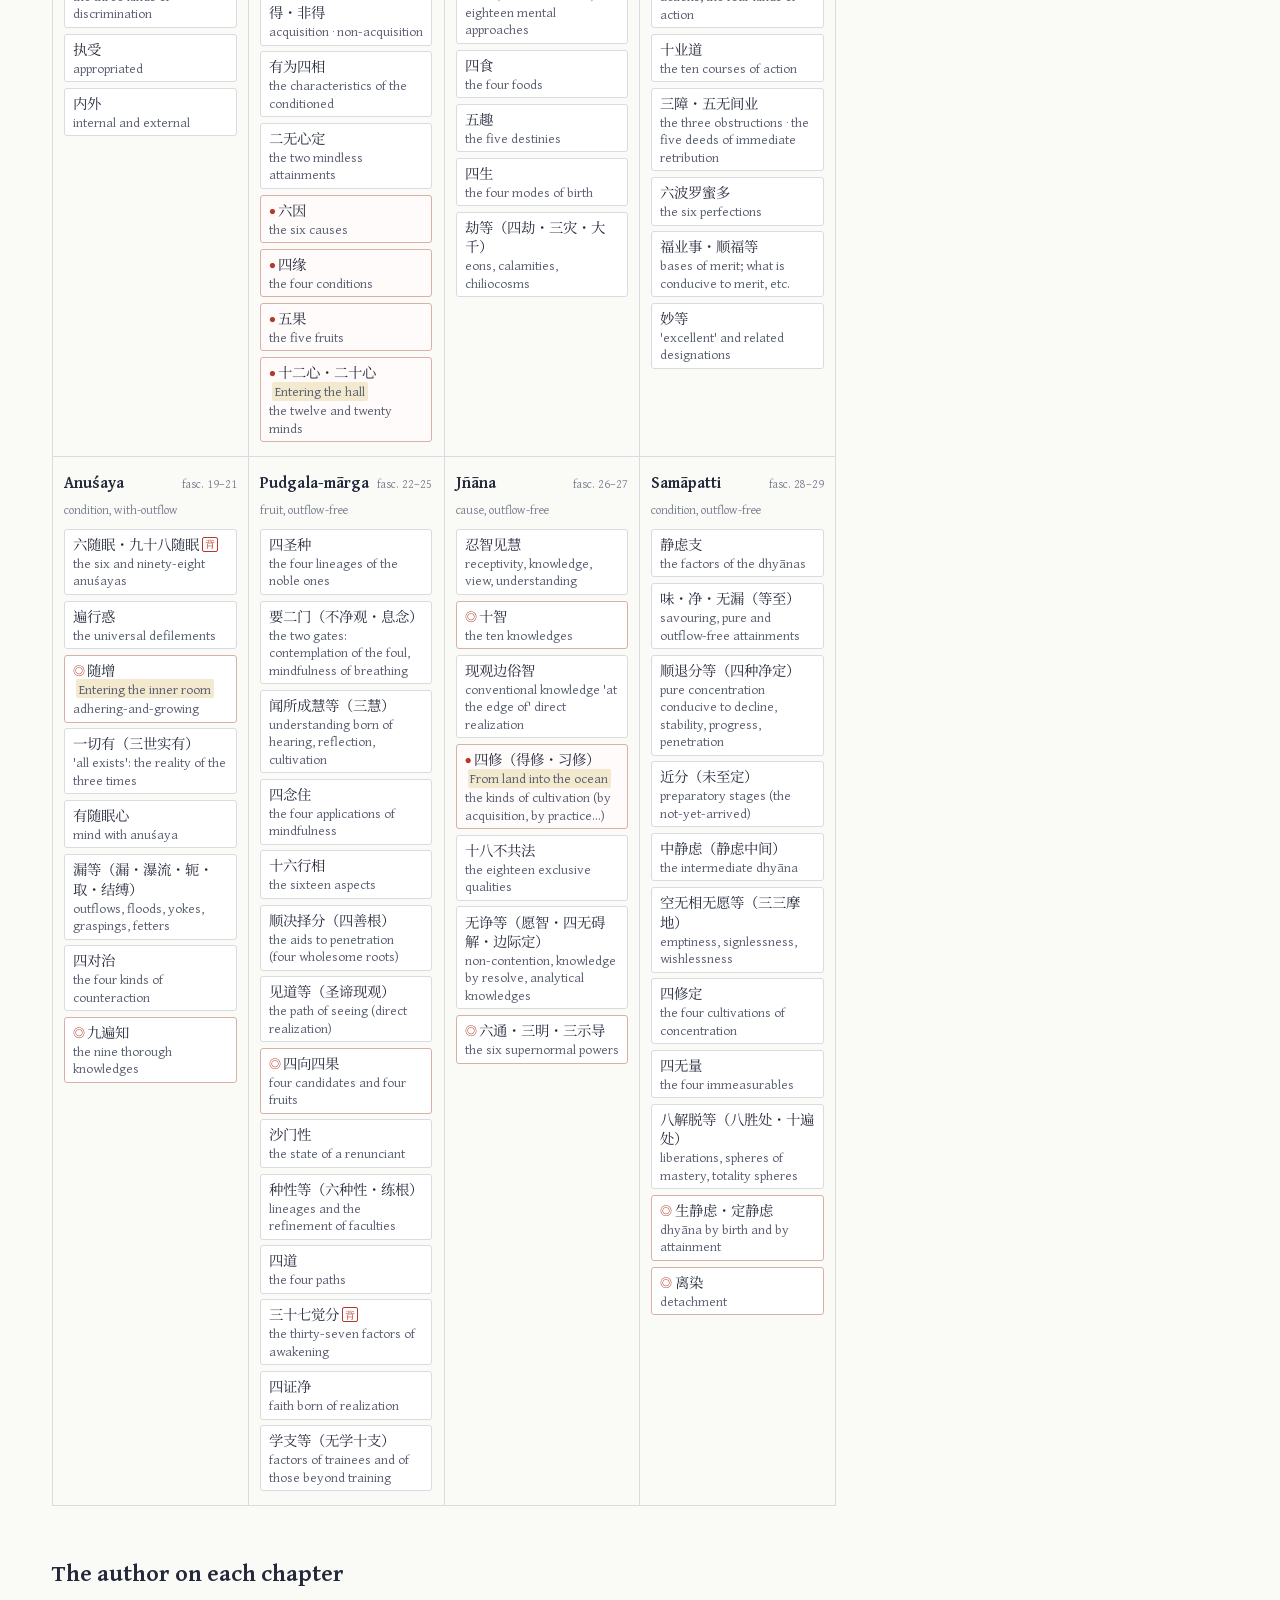
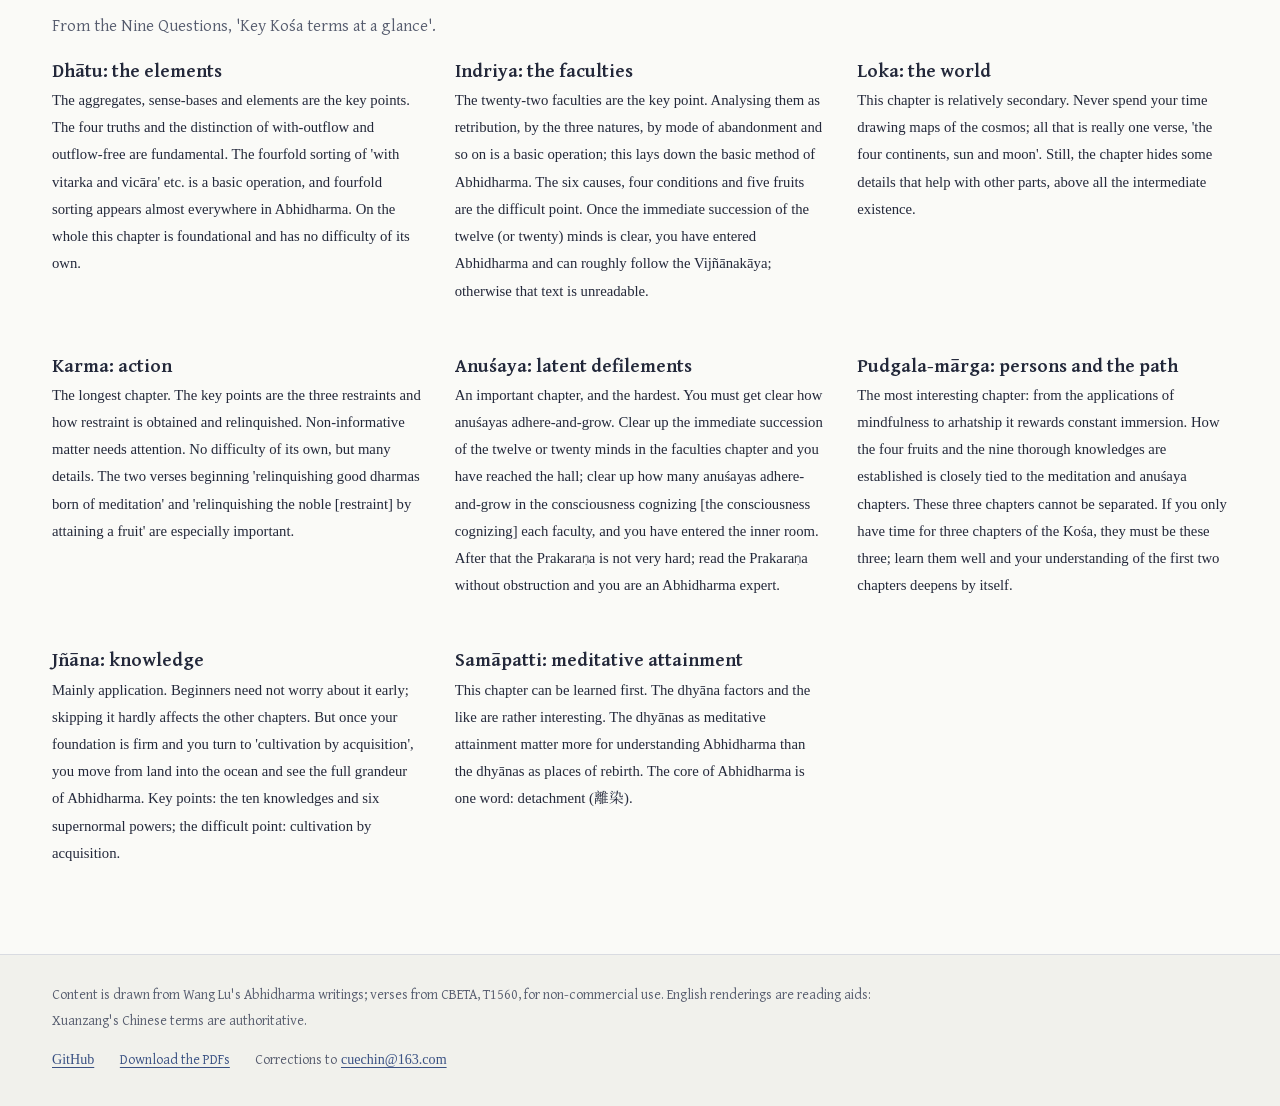
<file: map.html>
<!DOCTYPE html>
<html lang="zh-CN" data-lang="zh">
<head>
<meta charset="utf-8">
<meta name="viewport" content="width=device-width, initial-scale=1">
<title>全局地图 | 说一切有部阿毗达磨</title>
<meta name="description" content="《俱舍》九品结构与概念地图：每个概念所属的品，以及作者判定的要点、难点、基本操作。 The structure of the Kośa&#x27;s nine chapters and a map of its concepts, with the author&#x27;s own importance marks.">
<meta property="og:title" content="全局地图 | 说一切有部阿毗达磨">
<meta property="og:description" content="《俱舍》九品结构与概念地图：每个概念所属的品，以及作者判定的要点、难点、基本操作。">
<meta property="og:image" content="https://wanglu2016.github.io/abhidharma/assets/og.png">
<meta property="og:type" content="website">
<link rel="icon" href="assets/favicon.svg" type="image/svg+xml">
<script>(function(){var l;try{l=localStorage.getItem('abhi-lang')}catch(e){}if(l!=='zh'&&l!=='en'&&l!=='both'){l=((navigator.language||'').toLowerCase().indexOf('zh')===0)?'zh':'en'}document.documentElement.setAttribute('data-lang',l)})();</script>
<link rel="stylesheet" href="assets/fonts/fonts.css">
<link rel="stylesheet" href="assets/css/site.css">

</head>
<body class="">
<a class="skip" href="#main"><span class="zh" lang="zh-Hans">跳到正文</span><span class="en" lang="en">Skip to content</span></a>
<header class="site">
  <div class="bar">
    <a class="brand" href="index.html"><span class="seal" aria-hidden="true">論</span><span class="brand-t"><span class="zh" lang="zh-Hans">说一切有部阿毗达磨学习</span><span class="en" lang="en">Studying Sarvāstivāda Abhidharma</span></span></a>
    <div class="lang" role="group" aria-label="Language / 语言">
      <button type="button" data-set-lang="zh" lang="zh-Hans">中</button><button type="button" data-set-lang="en" lang="en">EN</button><button type="button" data-set-lang="both" lang="zh-Hans">中英</button>
    </div>
  </div>
  <nav class="main-nav" aria-label="主导航 Main"><a href="index.html"><span class="zh" lang="zh-Hans">首页</span><span class="en" lang="en">Home</span></a><a href="map.html" aria-current="page"><span class="zh" lang="zh-Hans">地图</span><span class="en" lang="en">Map</span></a><a href="outline.html"><span class="zh" lang="zh-Hans">纲要</span><span class="en" lang="en">Outline</span></a><a href="verses.html"><span class="zh" lang="zh-Hans">颂文</span><span class="en" lang="en">Verses</span></a><a href="concepts.html"><span class="zh" lang="zh-Hans">概念</span><span class="en" lang="en">Concepts</span></a><a href="jiuti.html"><span class="zh" lang="zh-Hans">九题</span><span class="en" lang="en">Nine Questions</span></a><a href="translations.html"><span class="zh" lang="zh-Hans">英译百瑕</span><span class="en" lang="en">Translation Flaws</span></a><a href="emendations.html"><span class="zh" lang="zh-Hans">理校百例</span><span class="en" lang="en">Emendations</span></a><a href="genpin-1.html"><span class="zh" lang="zh-Hans">练习</span><span class="en" lang="en">Practice</span></a><a href="resources.html"><span class="zh" lang="zh-Hans">资源</span><span class="en" lang="en">Resources</span></a></nav>
</header>
<main id="main">

<div class="map-band">
 <div class="wrap">
  <h1 style="color:var(--gold-3)"><span class="zh" lang="zh-Hans">全局地图</span><span class="en" lang="en">The map</span></h1>
  <p class="muted lede" style="color:var(--gold-2)"><span class="zh" lang="zh-Hans">普光《俱舍论记》卷一把九品分为三层：界、根二品总明有漏无漏；世间、业、随眠三品别明有漏的果、因、缘；贤圣、智、定三品别明无漏的果、因、缘；破执我品单释无我。</span><span class="en" lang="en">Puguang (Jushelun ji, fasc. 1) reads the nine chapters in three layers: Elements and Faculties treat the with-outflow and outflow-free in general; World, Action and Anuśaya treat the fruit, cause and condition of the with-outflow; Path, Knowledge and Meditation the fruit, cause and condition of the outflow-free; the last chapter refutes the self.</span></p>
  <svg class="struct" viewBox="0 0 1000 330" role="img" aria-labelledby="st-t"><title id="st-t">《俱舍》九品结构（据普光《俱舍论记》卷1）</title><text class="zh " x="106.0" y="24" text-anchor="middle" fill="#F2E9CF" font-size="15" font-weight="600">总明有漏无漏</text><text class="en en-t " x="106.0" y="24" text-anchor="middle" fill="#F2E9CF" font-size="12.9" font-weight="600">General: with-outflow and outflow-free</text><path d="M6 42 V36 H206 V42" fill="none" stroke="#C9A961" stroke-width="1"/><text class="zh " x="386.0" y="24" text-anchor="middle" fill="#F2E9CF" font-size="15" font-weight="600">别明有漏</text><text class="en en-t " x="386.0" y="24" text-anchor="middle" fill="#F2E9CF" font-size="12.9" font-weight="600">Particular: the with-outflow</text><path d="M234 42 V36 H538 V42" fill="none" stroke="#C9A961" stroke-width="1"/><text class="zh " x="718.0" y="24" text-anchor="middle" fill="#F2E9CF" font-size="15" font-weight="600">别明无漏</text><text class="en en-t " x="718.0" y="24" text-anchor="middle" fill="#F2E9CF" font-size="12.9" font-weight="600">Particular: the outflow-free</text><path d="M566 42 V36 H870 V42" fill="none" stroke="#C9A961" stroke-width="1"/><text class="zh " x="946.0" y="24" text-anchor="middle" fill="#F2E9CF" font-size="15" font-weight="600">释无我理</text><text class="en en-t " x="946.0" y="24" text-anchor="middle" fill="#F2E9CF" font-size="12.9" font-weight="600">The principle of non-self</text><path d="M898 42 V36 H994 V42" fill="none" stroke="#C9A961" stroke-width="1"/><a href="#col-jie" aria-label="分别界品"><rect x="6" y="52" width="96" height="196" rx="2" fill="rgba(255,255,255,.04)" stroke="#C9A961" stroke-opacity=".55"/><text x="54.0" y="82" text-anchor="middle" fill="#F2E9CF" font-size="17" font-weight="600" lang="zh-Hans">界品</text><text class="zh " x="54.0" y="140" text-anchor="middle" fill="#C9A961" font-size="21" font-weight="600">诸法体</text><text class="en en-t " x="54.0" y="140" text-anchor="middle" fill="#C9A961" font-size="18.1" font-weight="600">substance</text><text class="zh " x="54.0" y="182" text-anchor="middle" fill="#E4D3A2" font-size="12.5" font-weight="400">卷1–2</text><text class="en en-t " x="54.0" y="182" text-anchor="middle" fill="#E4D3A2" font-size="10.8" font-weight="400">fasc. 1–2</text><text class="zh " x="54.0" y="202" text-anchor="middle" fill="#E4D3A2" font-size="12.5" font-weight="400">44颂</text><text class="en en-t " x="54.0" y="202" text-anchor="middle" fill="#E4D3A2" font-size="10.8" font-weight="400">44 verses</text><text x="54.0" y="232" text-anchor="middle" fill="#E4D3A2" font-size="11.5" font-style="italic" class="en-t" style="font-family:var(--serif-en)">Dhātu</text><circle cx="90" cy="64" r="9" fill="#B3392B"/><text x="90" y="68.5" text-anchor="middle" fill="#fff" font-size="12" font-weight="600" style="font-family:var(--serif-en)">3</text></a><a href="#col-gen" aria-label="分别根品"><rect x="110" y="52" width="96" height="196" rx="2" fill="rgba(255,255,255,.04)" stroke="#C9A961" stroke-opacity=".55"/><text x="158.0" y="82" text-anchor="middle" fill="#F2E9CF" font-size="17" font-weight="600" lang="zh-Hans">根品</text><text class="zh " x="158.0" y="140" text-anchor="middle" fill="#C9A961" font-size="21" font-weight="600">诸法用</text><text class="en en-t " x="158.0" y="140" text-anchor="middle" fill="#C9A961" font-size="18.1" font-weight="600">function</text><text class="zh " x="158.0" y="182" text-anchor="middle" fill="#E4D3A2" font-size="12.5" font-weight="400">卷3–7</text><text class="en en-t " x="158.0" y="182" text-anchor="middle" fill="#E4D3A2" font-size="10.8" font-weight="400">fasc. 3–7</text><text class="zh " x="158.0" y="202" text-anchor="middle" fill="#E4D3A2" font-size="12.5" font-weight="400">74颂</text><text class="en en-t " x="158.0" y="202" text-anchor="middle" fill="#E4D3A2" font-size="10.8" font-weight="400">74 verses</text><text x="158.0" y="232" text-anchor="middle" fill="#E4D3A2" font-size="11.5" font-style="italic" class="en-t" style="font-family:var(--serif-en)">Indriya</text><circle cx="194" cy="64" r="9" fill="#B3392B"/><text x="194" y="68.5" text-anchor="middle" fill="#fff" font-size="12" font-weight="600" style="font-family:var(--serif-en)">3</text></a><a href="#col-shi" aria-label="分别世间品"><rect x="234" y="52" width="96" height="196" rx="2" fill="rgba(255,255,255,.04)" stroke="#C9A961" stroke-opacity=".55"/><text x="282.0" y="82" text-anchor="middle" fill="#F2E9CF" font-size="17" font-weight="600" lang="zh-Hans">世间品</text><text class="zh " x="282.0" y="140" text-anchor="middle" fill="#C9A961" font-size="34" font-weight="600">果</text><text class="en en-t " x="282.0" y="140" text-anchor="middle" fill="#C9A961" font-size="29.2" font-weight="600">fruit</text><text class="zh " x="282.0" y="182" text-anchor="middle" fill="#E4D3A2" font-size="12.5" font-weight="400">卷8–12</text><text class="en en-t " x="282.0" y="182" text-anchor="middle" fill="#E4D3A2" font-size="10.8" font-weight="400">fasc. 8–12</text><text class="zh " x="282.0" y="202" text-anchor="middle" fill="#E4D3A2" font-size="12.5" font-weight="400">99颂</text><text class="en en-t " x="282.0" y="202" text-anchor="middle" fill="#E4D3A2" font-size="10.8" font-weight="400">99 verses</text><text x="282.0" y="232" text-anchor="middle" fill="#E4D3A2" font-size="11.5" font-style="italic" class="en-t" style="font-family:var(--serif-en)">Loka</text><circle cx="318" cy="64" r="9" fill="#B3392B"/><text x="318" y="68.5" text-anchor="middle" fill="#fff" font-size="12" font-weight="600" style="font-family:var(--serif-en)">5</text></a><a href="#col-ye" aria-label="分别业品"><rect x="338" y="52" width="96" height="196" rx="2" fill="rgba(255,255,255,.04)" stroke="#C9A961" stroke-opacity=".55"/><text x="386.0" y="82" text-anchor="middle" fill="#F2E9CF" font-size="17" font-weight="600" lang="zh-Hans">业品</text><text class="zh " x="386.0" y="140" text-anchor="middle" fill="#C9A961" font-size="34" font-weight="600">因</text><text class="en en-t " x="386.0" y="140" text-anchor="middle" fill="#C9A961" font-size="29.2" font-weight="600">cause</text><text class="zh " x="386.0" y="182" text-anchor="middle" fill="#E4D3A2" font-size="12.5" font-weight="400">卷13–18</text><text class="en en-t " x="386.0" y="182" text-anchor="middle" fill="#E4D3A2" font-size="10.8" font-weight="400">fasc. 13–18</text><text class="zh " x="386.0" y="202" text-anchor="middle" fill="#E4D3A2" font-size="12.5" font-weight="400">131颂</text><text class="en en-t " x="386.0" y="202" text-anchor="middle" fill="#E4D3A2" font-size="10.8" font-weight="400">131 verses</text><text x="386.0" y="232" text-anchor="middle" fill="#E4D3A2" font-size="11.5" font-style="italic" class="en-t" style="font-family:var(--serif-en)">Karma</text><circle cx="422" cy="64" r="9" fill="#B3392B"/><text x="422" y="68.5" text-anchor="middle" fill="#fff" font-size="12" font-weight="600" style="font-family:var(--serif-en)">4</text></a><a href="#col-sui" aria-label="分别随眠品"><rect x="442" y="52" width="96" height="196" rx="2" fill="rgba(255,255,255,.04)" stroke="#C9A961" stroke-opacity=".55"/><text x="490.0" y="82" text-anchor="middle" fill="#F2E9CF" font-size="17" font-weight="600" lang="zh-Hans">随眠品</text><text class="zh " x="490.0" y="140" text-anchor="middle" fill="#C9A961" font-size="34" font-weight="600">缘</text><text class="en en-t " x="490.0" y="140" text-anchor="middle" fill="#C9A961" font-size="29.2" font-weight="600">condition</text><text class="zh " x="490.0" y="182" text-anchor="middle" fill="#E4D3A2" font-size="12.5" font-weight="400">卷19–21</text><text class="en en-t " x="490.0" y="182" text-anchor="middle" fill="#E4D3A2" font-size="10.8" font-weight="400">fasc. 19–21</text><text class="zh " x="490.0" y="202" text-anchor="middle" fill="#E4D3A2" font-size="12.5" font-weight="400">69颂</text><text class="en en-t " x="490.0" y="202" text-anchor="middle" fill="#E4D3A2" font-size="10.8" font-weight="400">69 verses</text><text x="490.0" y="232" text-anchor="middle" fill="#E4D3A2" font-size="11.5" font-style="italic" class="en-t" style="font-family:var(--serif-en)">Anuśaya</text><circle cx="526" cy="64" r="9" fill="#B3392B"/><text x="526" y="68.5" text-anchor="middle" fill="#fff" font-size="12" font-weight="600" style="font-family:var(--serif-en)">2</text></a><a href="#col-xian" aria-label="分别贤圣品"><rect x="566" y="52" width="96" height="196" rx="2" fill="rgba(255,255,255,.04)" stroke="#C9A961" stroke-opacity=".55"/><text x="614.0" y="82" text-anchor="middle" fill="#F2E9CF" font-size="17" font-weight="600" lang="zh-Hans">贤圣品</text><text class="zh " x="614.0" y="140" text-anchor="middle" fill="#C9A961" font-size="34" font-weight="600">果</text><text class="en en-t " x="614.0" y="140" text-anchor="middle" fill="#C9A961" font-size="29.2" font-weight="600">fruit</text><text class="zh " x="614.0" y="182" text-anchor="middle" fill="#E4D3A2" font-size="12.5" font-weight="400">卷22–25</text><text class="en en-t " x="614.0" y="182" text-anchor="middle" fill="#E4D3A2" font-size="10.8" font-weight="400">fasc. 22–25</text><text class="zh " x="614.0" y="202" text-anchor="middle" fill="#E4D3A2" font-size="12.5" font-weight="400">83颂</text><text class="en en-t " x="614.0" y="202" text-anchor="middle" fill="#E4D3A2" font-size="10.8" font-weight="400">83 verses</text><text x="614.0" y="232" text-anchor="middle" fill="#E4D3A2" font-size="11.5" font-style="italic" class="en-t" style="font-family:var(--serif-en)">Mārga-pudgala</text><circle cx="650" cy="64" r="9" fill="#B3392B"/><text x="650" y="68.5" text-anchor="middle" fill="#fff" font-size="12" font-weight="600" style="font-family:var(--serif-en)">2</text></a><a href="#col-zhi" aria-label="分别智品"><rect x="670" y="52" width="96" height="196" rx="2" fill="rgba(255,255,255,.04)" stroke="#C9A961" stroke-opacity=".55"/><text x="718.0" y="82" text-anchor="middle" fill="#F2E9CF" font-size="17" font-weight="600" lang="zh-Hans">智品</text><text class="zh " x="718.0" y="140" text-anchor="middle" fill="#C9A961" font-size="34" font-weight="600">因</text><text class="en en-t " x="718.0" y="140" text-anchor="middle" fill="#C9A961" font-size="29.2" font-weight="600">cause</text><text class="zh " x="718.0" y="182" text-anchor="middle" fill="#E4D3A2" font-size="12.5" font-weight="400">卷26–27</text><text class="en en-t " x="718.0" y="182" text-anchor="middle" fill="#E4D3A2" font-size="10.8" font-weight="400">fasc. 26–27</text><text class="zh " x="718.0" y="202" text-anchor="middle" fill="#E4D3A2" font-size="12.5" font-weight="400">61颂</text><text class="en en-t " x="718.0" y="202" text-anchor="middle" fill="#E4D3A2" font-size="10.8" font-weight="400">61 verses</text><text x="718.0" y="232" text-anchor="middle" fill="#E4D3A2" font-size="11.5" font-style="italic" class="en-t" style="font-family:var(--serif-en)">Jñāna</text><circle cx="754" cy="64" r="9" fill="#B3392B"/><text x="754" y="68.5" text-anchor="middle" fill="#fff" font-size="12" font-weight="600" style="font-family:var(--serif-en)">5</text></a><a href="#col-ding" aria-label="分别定品"><rect x="774" y="52" width="96" height="196" rx="2" fill="rgba(255,255,255,.04)" stroke="#C9A961" stroke-opacity=".55"/><text x="822.0" y="82" text-anchor="middle" fill="#F2E9CF" font-size="17" font-weight="600" lang="zh-Hans">定品</text><text class="zh " x="822.0" y="140" text-anchor="middle" fill="#C9A961" font-size="34" font-weight="600">缘</text><text class="en en-t " x="822.0" y="140" text-anchor="middle" fill="#C9A961" font-size="29.2" font-weight="600">condition</text><text class="zh " x="822.0" y="182" text-anchor="middle" fill="#E4D3A2" font-size="12.5" font-weight="400">卷28–29</text><text class="en en-t " x="822.0" y="182" text-anchor="middle" fill="#E4D3A2" font-size="10.8" font-weight="400">fasc. 28–29</text><text class="zh " x="822.0" y="202" text-anchor="middle" fill="#E4D3A2" font-size="12.5" font-weight="400">39颂</text><text class="en en-t " x="822.0" y="202" text-anchor="middle" fill="#E4D3A2" font-size="10.8" font-weight="400">39 verses</text><text x="822.0" y="232" text-anchor="middle" fill="#E4D3A2" font-size="11.5" font-style="italic" class="en-t" style="font-family:var(--serif-en)">Samāpatti</text><circle cx="858" cy="64" r="9" fill="#B3392B"/><text x="858" y="68.5" text-anchor="middle" fill="#fff" font-size="12" font-weight="600" style="font-family:var(--serif-en)">1</text></a><g><rect x="898" y="52" width="96" height="196" rx="2" fill="rgba(255,255,255,.015)" stroke="#C9A961" stroke-opacity=".55"/><text x="946.0" y="82" text-anchor="middle" fill="#F2E9CF" font-size="17" font-weight="600" lang="zh-Hans">破执我品</text><text class="zh " x="946.0" y="140" text-anchor="middle" fill="#C9A961" font-size="21" font-weight="600">无我</text><text class="en en-t " x="946.0" y="140" text-anchor="middle" fill="#C9A961" font-size="18.1" font-weight="600">non-self</text><text class="zh " x="946.0" y="182" text-anchor="middle" fill="#E4D3A2" font-size="12.5" font-weight="400">卷29–30</text><text class="en en-t " x="946.0" y="182" text-anchor="middle" fill="#E4D3A2" font-size="10.8" font-weight="400">fasc. 29–30</text><text class="zh " x="946.0" y="202" text-anchor="middle" fill="#E4D3A2" font-size="12.5" font-weight="400">长行</text><text class="en en-t " x="946.0" y="202" text-anchor="middle" fill="#E4D3A2" font-size="10.8" font-weight="400">prose</text><text x="946.0" y="232" text-anchor="middle" fill="#E4D3A2" font-size="11.5" font-style="italic" class="en-t" style="font-family:var(--serif-en)">Pudgala-viniścaya</text></g><path d="M490.0 252 V268 H822.0 V252 M614.0 252 V268" fill="none" stroke="#C9A961" stroke-width="1.2"/><text class="zh " x="656.0" y="290" text-anchor="middle" fill="#F2E9CF" font-size="13.5" font-weight="400">随眠・贤圣・定：三品分不开；只学三品，必是此三品</text><text class="en en-t " x="656.0" y="290" text-anchor="middle" fill="#F2E9CF" font-size="11.6" font-weight="400">Anuśaya, Path, Meditation: inseparable — if only three chapters, these three</text><text class="zh " x="6" y="322" text-anchor="start" fill="#E4D3A2" font-size="12" font-weight="400">红圈数字：作者建议的通读次序。框：点击跳到该品概念。</text><text class="en en-t " x="6" y="322" text-anchor="start" fill="#E4D3A2" font-size="10.3" font-weight="400">Red numbers: the author's suggested reading order. Click a chapter to jump to its concepts.</text></svg>
 </div>
</div>
<div class="wrap">
 <section class="block" aria-labelledby="atlas-h">
  <h2 id="atlas-h"><span class="zh" lang="zh-Hans">概念地图</span><span class="en" lang="en">Concept atlas</span></h2>
  <p class="muted read"><span class="zh" lang="zh-Hans">概念依作者〈《俱舍》术语要点一览〉排列。标记只来自作者自己的判断：</span><span class="en" lang="en">Concepts follow the author's list of key Kośa terms. Marks reflect only the author's own judgements:</span></p>
  <ul class="legend"><li><span class="mk">◎</span><span class="zh" lang="zh-Hans">要点</span><span class="en" lang="en">Key point</span></li><li><span class="mk">●</span><span class="zh" lang="zh-Hans">难点</span><span class="en" lang="en">Difficult point</span></li><li><span class="mk">○</span><span class="zh" lang="zh-Hans">基本操作</span><span class="en" lang="en">Basic operation</span></li><li><span class="mk">　</span><span class="zh" lang="zh-Hans">术语</span><span class="en" lang="en">Listed term</span></li><li><span class="memo" style="margin:0 .3em 0 0">背</span><span class="zh" lang="zh-Hans">入门测验必背</span><span class="en" lang="en">In the entrance test</span></li><li><span class="mile" style="margin:0 .3em 0 0"><span class="zh" lang="zh-Hans">登堂</span><span class="en" lang="en">Hall</span></span><span class="zh" lang="zh-Hans">作者所说的学习关口</span><span class="en" lang="en">A milestone the author names</span></li></ul>
  <div class="atlas-tools" style="margin-top:1rem">
   <input type="search" id="f-search" placeholder="搜索 / Search" aria-label="搜索概念 Search concepts">
   <label><input type="checkbox" data-tier-filter="key" checked> <span class="mk">◎</span><span class="zh" lang="zh-Hans">要点</span><span class="en" lang="en">Key point</span></label><label><input type="checkbox" data-tier-filter="hard" checked> <span class="mk">●</span><span class="zh" lang="zh-Hans">难点</span><span class="en" lang="en">Difficult point</span></label><label><input type="checkbox" data-tier-filter="method" checked> <span class="mk">○</span><span class="zh" lang="zh-Hans">基本操作</span><span class="en" lang="en">Basic operation</span></label><label><input type="checkbox" data-tier-filter="term" checked> <span class="mk"></span><span class="zh" lang="zh-Hans">术语</span><span class="en" lang="en">Listed term</span></label>
   <label><input type="checkbox" id="f-memo"> <span class="zh" lang="zh-Hans">只看必背</span><span class="en" lang="en">Entrance test only</span></label>
  </div>
  <div class="atlas" id="atlas">
   <div class="atlas-cols"><div class="acol" id="col-jie"><h3 data-pin="jie"><span class="zh" lang="zh-Hans">界品</span><span class="en" lang="en">Dhātu</span><span class="juan"><span class="zh" lang="zh-Hans">卷1–2</span><span class="en" lang="en">fasc. 1–2</span></span></h3><span class="role"><span class="zh" lang="zh-Hans">总明：诸法体</span><span class="en" lang="en">general: substance</span></span><button class="chip" type="button" aria-pressed="false" data-id="youlou" data-tier="key"><span class="ct"><span class="mk" title="要点">◎</span><span lang="zh-Hans">有漏・无漏</span></span><span class="en" lang="en">with-outflow · outflow-free</span></button><button class="chip" type="button" aria-pressed="false" data-id="sidi" data-tier="key"><span class="ct"><span class="mk" title="要点">◎</span><span lang="zh-Hans">四谛</span></span><span class="en" lang="en">the four noble truths</span></button><button class="chip" type="button" aria-pressed="false" data-id="sanwuwei" data-tier="term"><span class="ct"><span lang="zh-Hans">三无为</span></span><span class="en" lang="en">the three unconditioned</span></button><button class="chip" type="button" aria-pressed="false" data-id="wuyun" data-tier="key"><span class="ct"><span class="mk" title="要点">◎</span><span lang="zh-Hans">五蕴</span></span><span class="en" lang="en">the five aggregates</span></button><button class="chip" type="button" aria-pressed="false" data-id="shierchu" data-tier="key"><span class="ct"><span class="mk" title="要点">◎</span><span lang="zh-Hans">十二处</span></span><span class="en" lang="en">the twelve sense-bases</span></button><button class="chip" type="button" aria-pressed="false" data-id="shibajie" data-tier="key"><span class="ct"><span class="mk" title="要点">◎</span><span lang="zh-Hans">十八界</span></span><span class="en" lang="en">the eighteen elements</span></button><button class="chip" type="button" aria-pressed="false" data-id="qishiwu" data-tier="term"><span class="ct"><span lang="zh-Hans">七十五法</span><span class="memo" title="入门必背 (entrance test)">背</span></span><span class="en" lang="en">the seventy-five dharmas in five groups</span></button><button class="chip" type="button" aria-pressed="false" data-id="xunsi" data-tier="method"><span class="ct"><span class="mk" title="基本操作">○</span><span lang="zh-Hans">有寻有伺等（三地）</span></span><span class="en" lang="en">with vitarka and vicāra, etc. (the three stages)</span></button><button class="chip" type="button" aria-pressed="false" data-id="sanfenbie" data-tier="term"><span class="ct"><span lang="zh-Hans">三分别</span></span><span class="en" lang="en">the three kinds of discrimination</span></button><button class="chip" type="button" aria-pressed="false" data-id="zhishou" data-tier="term"><span class="ct"><span lang="zh-Hans">执受</span></span><span class="en" lang="en">appropriated</span></button><button class="chip" type="button" aria-pressed="false" data-id="neiwai" data-tier="term"><span class="ct"><span lang="zh-Hans">内外</span></span><span class="en" lang="en">internal and external</span></button></div><div class="acol" id="col-gen"><h3 data-pin="gen"><span class="zh" lang="zh-Hans">根品</span><span class="en" lang="en">Indriya</span><span class="juan"><span class="zh" lang="zh-Hans">卷3–7</span><span class="en" lang="en">fasc. 3–7</span></span></h3><span class="role"><span class="zh" lang="zh-Hans">总明：诸法用</span><span class="en" lang="en">general: function</span></span><button class="chip" type="button" aria-pressed="false" data-id="ershier" data-tier="key"><span class="ct"><span class="mk" title="要点">◎</span><span lang="zh-Hans">二十二根</span><span class="memo" title="入门必背 (entrance test)">背</span></span><span class="en" lang="en">the twenty-two faculties</span></button><button class="chip" type="button" aria-pressed="false" data-id="yishu" data-tier="method"><span class="ct"><span class="mk" title="基本操作">○</span><span lang="zh-Hans">异熟・有异熟</span></span><span class="en" lang="en">retribution · having retribution</span></button><button class="chip" type="button" aria-pressed="false" data-id="sanxing" data-tier="method"><span class="ct"><span class="mk" title="基本操作">○</span><span lang="zh-Hans">三性</span></span><span class="en" lang="en">the three natures: wholesome, unwholesome, indeterminate</span></button><button class="chip" type="button" aria-pressed="false" data-id="jiansuoduan" data-tier="method"><span class="ct"><span class="mk" title="基本操作">○</span><span lang="zh-Hans">见所断等（三界十五部）</span></span><span class="en" lang="en">abandoned by seeing, by cultivation, not to be abandoned</span></button><button class="chip" type="button" aria-pressed="false" data-id="xinsuo" data-tier="term"><span class="ct"><span lang="zh-Hans">心所（六类）</span></span><span class="en" lang="en">mental factors (six groups)</span></button><button class="chip" type="button" aria-pressed="false" data-id="xiangying" data-tier="term"><span class="ct"><span lang="zh-Hans">相应</span></span><span class="en" lang="en">association</span></button><button class="chip" type="button" aria-pressed="false" data-id="buxiangying" data-tier="term"><span class="ct"><span lang="zh-Hans">心不相应行</span></span><span class="en" lang="en">conditionings dissociated from mind</span></button><button class="chip" type="button" aria-pressed="false" data-id="de" data-tier="term"><span class="ct"><span lang="zh-Hans">得・非得</span></span><span class="en" lang="en">acquisition · non-acquisition</span></button><button class="chip" type="button" aria-pressed="false" data-id="sixiang" data-tier="term"><span class="ct"><span lang="zh-Hans">有为四相</span></span><span class="en" lang="en">the characteristics of the conditioned</span></button><button class="chip" type="button" aria-pressed="false" data-id="erwuxin" data-tier="term"><span class="ct"><span lang="zh-Hans">二无心定</span></span><span class="en" lang="en">the two mindless attainments</span></button><button class="chip" type="button" aria-pressed="false" data-id="liuyin" data-tier="hard"><span class="ct"><span class="mk" title="难点">●</span><span lang="zh-Hans">六因</span></span><span class="en" lang="en">the six causes</span></button><button class="chip" type="button" aria-pressed="false" data-id="siyuan" data-tier="hard"><span class="ct"><span class="mk" title="难点">●</span><span lang="zh-Hans">四缘</span></span><span class="en" lang="en">the four conditions</span></button><button class="chip" type="button" aria-pressed="false" data-id="wuguo" data-tier="hard"><span class="ct"><span class="mk" title="难点">●</span><span lang="zh-Hans">五果</span></span><span class="en" lang="en">the five fruits</span></button><button class="chip" type="button" aria-pressed="false" data-id="shierxin" data-tier="hard"><span class="ct"><span class="mk" title="难点">●</span><span lang="zh-Hans">十二心・二十心</span><span class="mile"><span class="zh" lang="zh-Hans">登堂</span><span class="en" lang="en">Entering the hall</span></span></span><span class="en" lang="en">the twelve and twenty minds</span></button></div><div class="acol" id="col-shi"><h3 data-pin="shi"><span class="zh" lang="zh-Hans">世间品</span><span class="en" lang="en">Loka</span><span class="juan"><span class="zh" lang="zh-Hans">卷8–12</span><span class="en" lang="en">fasc. 8–12</span></span></h3><span class="role"><span class="zh" lang="zh-Hans">有漏之果</span><span class="en" lang="en">fruit, with-outflow</span></span><button class="chip" type="button" aria-pressed="false" data-id="sanjie" data-tier="term"><span class="ct"><span lang="zh-Hans">三界・九地</span></span><span class="en" lang="en">three realms and nine stages</span></button><button class="chip" type="button" aria-pressed="false" data-id="sanjiechu" data-tier="term"><span class="ct"><span lang="zh-Hans">欲界等（三界诸处）</span></span><span class="en" lang="en">the places of the three realms</span></button><button class="chip" type="button" aria-pressed="false" data-id="jinglv" data-tier="term"><span class="ct"><span lang="zh-Hans">四静虑・四无色（生）</span></span><span class="en" lang="en">the dhyānas and immaterial spheres as places of birth</span></button><button class="chip" type="button" aria-pressed="false" data-id="qishizhu" data-tier="term"><span class="ct"><span lang="zh-Hans">七识住・九有情居</span></span><span class="en" lang="en">stations of consciousness · abodes of beings</span></button><button class="chip" type="button" aria-pressed="false" data-id="siyou" data-tier="term"><span class="ct"><span lang="zh-Hans">四有・中有</span></span><span class="en" lang="en">the four existences · intermediate existence</span></button><button class="chip" type="button" aria-pressed="false" data-id="yuanqi" data-tier="term"><span class="ct"><span lang="zh-Hans">十二支（缘起）</span></span><span class="en" lang="en">the twelve links of dependent origination</span></button><button class="chip" type="button" aria-pressed="false" data-id="jinxing" data-tier="term"><span class="ct"><span lang="zh-Hans">名等（六触・十八意近行）</span></span><span class="en" lang="en">name, the six contacts, the eighteen mental approaches</span></button><button class="chip" type="button" aria-pressed="false" data-id="sishi" data-tier="term"><span class="ct"><span lang="zh-Hans">四食</span></span><span class="en" lang="en">the four foods</span></button><button class="chip" type="button" aria-pressed="false" data-id="wuqu" data-tier="term"><span class="ct"><span lang="zh-Hans">五趣</span></span><span class="en" lang="en">the five destinies</span></button><button class="chip" type="button" aria-pressed="false" data-id="sisheng" data-tier="term"><span class="ct"><span lang="zh-Hans">四生</span></span><span class="en" lang="en">the four modes of birth</span></button><button class="chip" type="button" aria-pressed="false" data-id="jie_kalpa" data-tier="term"><span class="ct"><span lang="zh-Hans">劫等（四劫・三灾・大千）</span></span><span class="en" lang="en">eons, calamities, chiliocosms</span></button></div><div class="acol" id="col-ye"><h3 data-pin="ye"><span class="zh" lang="zh-Hans">业品</span><span class="en" lang="en">Karma</span><span class="juan"><span class="zh" lang="zh-Hans">卷13–18</span><span class="en" lang="en">fasc. 13–18</span></span></h3><span class="role"><span class="zh" lang="zh-Hans">有漏之因</span><span class="en" lang="en">cause, with-outflow</span></span><button class="chip" type="button" aria-pressed="false" data-id="sanye" data-tier="term"><span class="ct"><span lang="zh-Hans">三业</span></span><span class="en" lang="en">the three kinds of action</span></button><button class="chip" type="button" aria-pressed="false" data-id="biaowubiao" data-tier="key"><span class="ct"><span class="mk" title="要点">◎</span><span lang="zh-Hans">表・无表</span></span><span class="en" lang="en">informative · non-informative</span></button><button class="chip" type="button" aria-pressed="false" data-id="dengqi" data-tier="term"><span class="ct"><span lang="zh-Hans">等起・转随转</span></span><span class="en" lang="en">originating mind: &#x27;turning&#x27; and &#x27;turning-after&#x27;</span></button><button class="chip" type="button" aria-pressed="false" data-id="luyi" data-tier="key"><span class="ct"><span class="mk" title="要点">◎</span><span lang="zh-Hans">三律仪</span></span><span class="en" lang="en">the three restraints</span></button><button class="chip" type="button" aria-pressed="false" data-id="biejietuo" data-tier="term"><span class="ct"><span lang="zh-Hans">别解脱等（八种别解脱律仪）</span></span><span class="en" lang="en">the prātimokṣa restraints</span></button><button class="chip" type="button" aria-pressed="false" data-id="sangui" data-tier="term"><span class="ct"><span lang="zh-Hans">三归</span></span><span class="en" lang="en">the three refuges</span></button><button class="chip" type="button" aria-pressed="false" data-id="deshe" data-tier="key"><span class="ct"><span class="mk" title="要点">◎</span><span lang="zh-Hans">得舍律仪等</span></span><span class="en" lang="en">obtaining and relinquishing restraint</span></button><button class="chip" type="button" aria-pressed="false" data-id="siye" data-tier="term"><span class="ct"><span lang="zh-Hans">曲秽浊等业・四业</span></span><span class="en" lang="en">crooked, faulty, turbid actions; the four kinds of action</span></button><button class="chip" type="button" aria-pressed="false" data-id="yedao" data-tier="term"><span class="ct"><span lang="zh-Hans">十业道</span></span><span class="en" lang="en">the ten courses of action</span></button><button class="chip" type="button" aria-pressed="false" data-id="sanzhang" data-tier="term"><span class="ct"><span lang="zh-Hans">三障・五无间业</span></span><span class="en" lang="en">the three obstructions · the five deeds of immediate retribution</span></button><button class="chip" type="button" aria-pressed="false" data-id="liudu" data-tier="term"><span class="ct"><span lang="zh-Hans">六波罗蜜多</span></span><span class="en" lang="en">the six perfections</span></button><button class="chip" type="button" aria-pressed="false" data-id="fuye" data-tier="term"><span class="ct"><span lang="zh-Hans">福业事・顺福等</span></span><span class="en" lang="en">bases of merit; what is conducive to merit, etc.</span></button><button class="chip" type="button" aria-pressed="false" data-id="miao" data-tier="term"><span class="ct"><span lang="zh-Hans">妙等</span></span><span class="en" lang="en">&#x27;excellent&#x27; and related designations</span></button></div><div class="acol" id="col-sui"><h3 data-pin="sui"><span class="zh" lang="zh-Hans">随眠品</span><span class="en" lang="en">Anuśaya</span><span class="juan"><span class="zh" lang="zh-Hans">卷19–21</span><span class="en" lang="en">fasc. 19–21</span></span></h3><span class="role"><span class="zh" lang="zh-Hans">有漏之缘</span><span class="en" lang="en">condition, with-outflow</span></span><button class="chip" type="button" aria-pressed="false" data-id="suimian" data-tier="term"><span class="ct"><span lang="zh-Hans">六随眠・九十八随眠</span><span class="memo" title="入门必背 (entrance test)">背</span></span><span class="en" lang="en">the six and ninety-eight anuśayas</span></button><button class="chip" type="button" aria-pressed="false" data-id="bianxing" data-tier="term"><span class="ct"><span lang="zh-Hans">遍行惑</span></span><span class="en" lang="en">the universal defilements</span></button><button class="chip" type="button" aria-pressed="false" data-id="suizeng" data-tier="key"><span class="ct"><span class="mk" title="要点">◎</span><span lang="zh-Hans">随增</span><span class="mile"><span class="zh" lang="zh-Hans">入室</span><span class="en" lang="en">Entering the inner room</span></span></span><span class="en" lang="en">adhering-and-growing</span></button><button class="chip" type="button" aria-pressed="false" data-id="sanshi" data-tier="term"><span class="ct"><span lang="zh-Hans">一切有（三世实有）</span></span><span class="en" lang="en">&#x27;all exists&#x27;: the reality of the three times</span></button><button class="chip" type="button" aria-pressed="false" data-id="yousuimianxin" data-tier="term"><span class="ct"><span lang="zh-Hans">有随眠心</span></span><span class="en" lang="en">mind with anuśaya</span></button><button class="chip" type="button" aria-pressed="false" data-id="lou" data-tier="term"><span class="ct"><span lang="zh-Hans">漏等（漏・瀑流・轭・取・结缚）</span></span><span class="en" lang="en">outflows, floods, yokes, graspings, fetters</span></button><button class="chip" type="button" aria-pressed="false" data-id="siduizhi" data-tier="term"><span class="ct"><span lang="zh-Hans">四对治</span></span><span class="en" lang="en">the four kinds of counteraction</span></button><button class="chip" type="button" aria-pressed="false" data-id="jiubianzhi" data-tier="key"><span class="ct"><span class="mk" title="要点">◎</span><span lang="zh-Hans">九遍知</span></span><span class="en" lang="en">the nine thorough knowledges</span></button></div><div class="acol" id="col-xian"><h3 data-pin="xian"><span class="zh" lang="zh-Hans">贤圣品</span><span class="en" lang="en">Pudgala-mārga</span><span class="juan"><span class="zh" lang="zh-Hans">卷22–25</span><span class="en" lang="en">fasc. 22–25</span></span></h3><span class="role"><span class="zh" lang="zh-Hans">无漏之果</span><span class="en" lang="en">fruit, outflow-free</span></span><button class="chip" type="button" aria-pressed="false" data-id="sishengzhong" data-tier="term"><span class="ct"><span lang="zh-Hans">四圣种</span></span><span class="en" lang="en">the four lineages of the noble ones</span></button><button class="chip" type="button" aria-pressed="false" data-id="yaoermen" data-tier="term"><span class="ct"><span lang="zh-Hans">要二门（不净观・息念）</span></span><span class="en" lang="en">the two gates: contemplation of the foul, mindfulness of breathing</span></button><button class="chip" type="button" aria-pressed="false" data-id="sanhui" data-tier="term"><span class="ct"><span lang="zh-Hans">闻所成慧等（三慧）</span></span><span class="en" lang="en">understanding born of hearing, reflection, cultivation</span></button><button class="chip" type="button" aria-pressed="false" data-id="sinianzhu" data-tier="term"><span class="ct"><span lang="zh-Hans">四念住</span></span><span class="en" lang="en">the four applications of mindfulness</span></button><button class="chip" type="button" aria-pressed="false" data-id="shiliu" data-tier="term"><span class="ct"><span lang="zh-Hans">十六行相</span></span><span class="en" lang="en">the sixteen aspects</span></button><button class="chip" type="button" aria-pressed="false" data-id="shunjuezefen" data-tier="term"><span class="ct"><span lang="zh-Hans">顺决择分（四善根）</span></span><span class="en" lang="en">the aids to penetration (four wholesome roots)</span></button><button class="chip" type="button" aria-pressed="false" data-id="jiandao" data-tier="term"><span class="ct"><span lang="zh-Hans">见道等（圣谛现观）</span></span><span class="en" lang="en">the path of seeing (direct realization)</span></button><button class="chip" type="button" aria-pressed="false" data-id="sixiangsiguo" data-tier="key"><span class="ct"><span class="mk" title="要点">◎</span><span lang="zh-Hans">四向四果</span></span><span class="en" lang="en">four candidates and four fruits</span></button><button class="chip" type="button" aria-pressed="false" data-id="shamenxing" data-tier="term"><span class="ct"><span lang="zh-Hans">沙门性</span></span><span class="en" lang="en">the state of a renunciant</span></button><button class="chip" type="button" aria-pressed="false" data-id="zhongxing" data-tier="term"><span class="ct"><span lang="zh-Hans">种性等（六种性・练根）</span></span><span class="en" lang="en">lineages and the refinement of faculties</span></button><button class="chip" type="button" aria-pressed="false" data-id="sidao" data-tier="term"><span class="ct"><span lang="zh-Hans">四道</span></span><span class="en" lang="en">the four paths</span></button><button class="chip" type="button" aria-pressed="false" data-id="sanshiqi" data-tier="term"><span class="ct"><span lang="zh-Hans">三十七觉分</span><span class="memo" title="入门必背 (entrance test)">背</span></span><span class="en" lang="en">the thirty-seven factors of awakening</span></button><button class="chip" type="button" aria-pressed="false" data-id="sizhengjing" data-tier="term"><span class="ct"><span lang="zh-Hans">四证净</span></span><span class="en" lang="en">faith born of realization</span></button><button class="chip" type="button" aria-pressed="false" data-id="xuezhi" data-tier="term"><span class="ct"><span lang="zh-Hans">学支等（无学十支）</span></span><span class="en" lang="en">factors of trainees and of those beyond training</span></button></div><div class="acol" id="col-zhi"><h3 data-pin="zhi"><span class="zh" lang="zh-Hans">智品</span><span class="en" lang="en">Jñāna</span><span class="juan"><span class="zh" lang="zh-Hans">卷26–27</span><span class="en" lang="en">fasc. 26–27</span></span></h3><span class="role"><span class="zh" lang="zh-Hans">无漏之因</span><span class="en" lang="en">cause, outflow-free</span></span><button class="chip" type="button" aria-pressed="false" data-id="renzhijian" data-tier="term"><span class="ct"><span lang="zh-Hans">忍智见慧</span></span><span class="en" lang="en">receptivity, knowledge, view, understanding</span></button><button class="chip" type="button" aria-pressed="false" data-id="shizhi" data-tier="key"><span class="ct"><span class="mk" title="要点">◎</span><span lang="zh-Hans">十智</span></span><span class="en" lang="en">the ten knowledges</span></button><button class="chip" type="button" aria-pressed="false" data-id="xianguanbian" data-tier="term"><span class="ct"><span lang="zh-Hans">现观边俗智</span></span><span class="en" lang="en">conventional knowledge &#x27;at the edge of&#x27; direct realization</span></button><button class="chip" type="button" aria-pressed="false" data-id="sixiu" data-tier="hard"><span class="ct"><span class="mk" title="难点">●</span><span lang="zh-Hans">四修（得修・习修）</span><span class="mile"><span class="zh" lang="zh-Hans">由陸入海</span><span class="en" lang="en">From land into the ocean</span></span></span><span class="en" lang="en">the kinds of cultivation (by acquisition, by practice…)</span></button><button class="chip" type="button" aria-pressed="false" data-id="bugong" data-tier="term"><span class="ct"><span lang="zh-Hans">十八不共法</span></span><span class="en" lang="en">the eighteen exclusive qualities</span></button><button class="chip" type="button" aria-pressed="false" data-id="wuzheng" data-tier="term"><span class="ct"><span lang="zh-Hans">无诤等（愿智・四无碍解・边际定）</span></span><span class="en" lang="en">non-contention, knowledge by resolve, analytical knowledges</span></button><button class="chip" type="button" aria-pressed="false" data-id="liutong" data-tier="key"><span class="ct"><span class="mk" title="要点">◎</span><span lang="zh-Hans">六通・三明・三示导</span></span><span class="en" lang="en">the six supernormal powers</span></button></div><div class="acol" id="col-ding"><h3 data-pin="ding"><span class="zh" lang="zh-Hans">定品</span><span class="en" lang="en">Samāpatti</span><span class="juan"><span class="zh" lang="zh-Hans">卷28–29</span><span class="en" lang="en">fasc. 28–29</span></span></h3><span class="role"><span class="zh" lang="zh-Hans">无漏之缘</span><span class="en" lang="en">condition, outflow-free</span></span><button class="chip" type="button" aria-pressed="false" data-id="chanzhi" data-tier="term"><span class="ct"><span lang="zh-Hans">静虑支</span></span><span class="en" lang="en">the factors of the dhyānas</span></button><button class="chip" type="button" aria-pressed="false" data-id="weijingwulou" data-tier="term"><span class="ct"><span lang="zh-Hans">味・净・无漏（等至）</span></span><span class="en" lang="en">savouring, pure and outflow-free attainments</span></button><button class="chip" type="button" aria-pressed="false" data-id="shuntuifen" data-tier="term"><span class="ct"><span lang="zh-Hans">顺退分等（四种净定）</span></span><span class="en" lang="en">pure concentration conducive to decline, stability, progress, penetration</span></button><button class="chip" type="button" aria-pressed="false" data-id="jinfen" data-tier="term"><span class="ct"><span lang="zh-Hans">近分（未至定）</span></span><span class="en" lang="en">preparatory stages (the not-yet-arrived)</span></button><button class="chip" type="button" aria-pressed="false" data-id="zhongjinglv" data-tier="term"><span class="ct"><span lang="zh-Hans">中静虑（静虑中间）</span></span><span class="en" lang="en">the intermediate dhyāna</span></button><button class="chip" type="button" aria-pressed="false" data-id="sansanmodi" data-tier="term"><span class="ct"><span lang="zh-Hans">空无相无愿等（三三摩地）</span></span><span class="en" lang="en">emptiness, signlessness, wishlessness</span></button><button class="chip" type="button" aria-pressed="false" data-id="sixiuding" data-tier="term"><span class="ct"><span lang="zh-Hans">四修定</span></span><span class="en" lang="en">the four cultivations of concentration</span></button><button class="chip" type="button" aria-pressed="false" data-id="siwuliang" data-tier="term"><span class="ct"><span lang="zh-Hans">四无量</span></span><span class="en" lang="en">the four immeasurables</span></button><button class="chip" type="button" aria-pressed="false" data-id="bajietuo" data-tier="term"><span class="ct"><span lang="zh-Hans">八解脱等（八胜处・十遍处）</span></span><span class="en" lang="en">liberations, spheres of mastery, totality spheres</span></button><button class="chip" type="button" aria-pressed="false" data-id="shengjinglv" data-tier="key"><span class="ct"><span class="mk" title="要点">◎</span><span lang="zh-Hans">生静虑・定静虑</span></span><span class="en" lang="en">dhyāna by birth and by attainment</span></button><button class="chip" type="button" aria-pressed="false" data-id="liran" data-tier="key"><span class="ct"><span class="mk" title="要点">◎</span><span lang="zh-Hans">离染</span></span><span class="en" lang="en">detachment</span></button></div></div>
   <aside class="panel idle" id="panel" aria-live="polite" data-empty="&lt;p class=&quot;empty&quot;&gt;&lt;span class=&quot;zh&quot; lang=&quot;zh-Hans&quot;&gt;点选左侧任一概念，这里显示它的定义、颂文、在作者著作中的去处，以及相关概念（左侧以红边标出）。&lt;/span&gt;&lt;span class=&quot;en&quot; lang=&quot;en&quot;&gt;Select any concept to see its definition, verses, where the author discusses it, and related concepts (outlined in red).&lt;/span&gt;&lt;/p&gt;"><p class="empty"><span class="zh" lang="zh-Hans">点选左侧任一概念，这里显示它的定义、颂文、在作者著作中的去处，以及相关概念（左侧以红边标出）。</span><span class="en" lang="en">Select any concept to see its definition, verses, where the author discusses it, and related concepts (outlined in red).</span></p></aside>
  </div>
 </section>
 <section class="block" aria-labelledby="pins-h">
  <h2 id="pins-h"><span class="zh" lang="zh-Hans">作者对各品的判断</span><span class="en" lang="en">The author on each chapter</span></h2>
  <p class="muted read"><span class="zh" lang="zh-Hans">原文见《俱舍九题》〈《俱舍》术语要点一览〉。</span><span class="en" lang="en">From the Nine Questions, 'Key Kośa terms at a glance'.</span></p>
  <div class="cols"><div class="pin-note" id="note-jie"><h3><span class="zh" lang="zh-Hans">分别界品</span><span class="en" lang="en">Dhātu: the elements</span></h3><p class="zh" lang="zh-Hant">「蘊處界」是要點。「四諦」和「有漏無漏」的分別是根本。「有尋有伺等」四料簡是基本操作。四料簡會出現在阿毘達磨的幾乎一切地方。總體上，界品比較基礎，沒有獨立的難點。</p><p class="en">The aggregates, sense-bases and elements are the key points. The four truths and the distinction of with-outflow and outflow-free are fundamental. The fourfold sorting of &#x27;with vitarka and vicāra&#x27; etc. is a basic operation, and fourfold sorting appears almost everywhere in Abhidharma. On the whole this chapter is foundational and has no difficulty of its own.</p></div><div class="pin-note" id="note-gen"><h3><span class="zh" lang="zh-Hans">分别根品</span><span class="en" lang="en">Indriya: the faculties</span></h3><p class="zh" lang="zh-Hant">「二十二根」是要點。分別異熟、三性、見所斷等，是基本操作。這些奠定了阿毘達磨的基本方法。六因四緣五果是難點。十二或二十心的無間相生問題，如果搞清楚，阿毘達磨算入門了，就可以大致看懂《識身》，否則《識身》就是天書。</p><p class="en">The twenty-two faculties are the key point. Analysing them as retribution, by the three natures, by mode of abandonment and so on is a basic operation; this lays down the basic method of Abhidharma. The six causes, four conditions and five fruits are the difficult point. Once the immediate succession of the twelve (or twenty) minds is clear, you have entered Abhidharma and can roughly follow the Vijñānakāya; otherwise that text is unreadable.</p></div><div class="pin-note" id="note-shi"><h3><span class="zh" lang="zh-Hans">分别世间品</span><span class="en" lang="en">Loka: the world</span></h3><p class="zh" lang="zh-Hant">這一品比較次要。學阿毘達磨千萬不要把時間耗在畫世界圖上。說白了，那些只是一個頌：「四大洲日月」。不過，本品埋藏一些對理解其他部分稍有幫助的細節，尤其是「中有」。</p><p class="en">This chapter is relatively secondary. Never spend your time drawing maps of the cosmos; all that is really one verse, &#x27;the four continents, sun and moon&#x27;. Still, the chapter hides some details that help with other parts, above all the intermediate existence.</p></div><div class="pin-note" id="note-ye"><h3><span class="zh" lang="zh-Hans">分别业品</span><span class="en" lang="en">Karma: action</span></h3><p class="zh" lang="zh-Hant">這是篇幅最長的一品。要點是三種律儀、律儀的得捨。無表需要注意。沒有獨立的難點，但細節繁多。「捨定生善法」、「捨聖由得果」兩頌尤其重要。</p><p class="en">The longest chapter. The key points are the three restraints and how restraint is obtained and relinquished. Non-informative matter needs attention. No difficulty of its own, but many details. The two verses beginning &#x27;relinquishing good dharmas born of meditation&#x27; and &#x27;relinquishing the noble [restraint] by attaining a fruit&#x27; are especially important.</p></div><div class="pin-note" id="note-sui"><h3><span class="zh" lang="zh-Hans">分别随眠品</span><span class="en" lang="en">Anuśaya: latent defilements</span></h3><p class="zh" lang="zh-Hant">這是重要的一品，也是最難的一品。要搞清楚「隨眠隨增」。根品中「十二或二十心等無間相生」的問題搞清楚，阿毘達磨算登堂了；隨眠品中「諸根緣緣識各有幾隨眠隨增」的問題搞清楚，阿毘達磨算入室了。一旦入室，看《品類》不會有太大難度。能無障礙閱讀《品類》，你就是阿毘達磨專家。</p><p class="en">An important chapter, and the hardest. You must get clear how anuśayas adhere-and-grow. Clear up the immediate succession of the twelve or twenty minds in the faculties chapter and you have reached the hall; clear up how many anuśayas adhere-and-grow in the consciousness cognizing [the consciousness cognizing] each faculty, and you have entered the inner room. After that the Prakaraṇa is not very hard; read the Prakaraṇa without obstruction and you are an Abhidharma expert.</p></div><div class="pin-note" id="note-xian"><h3><span class="zh" lang="zh-Hans">分别贤圣品</span><span class="en" lang="en">Pudgala-mārga: persons and the path</span></h3><p class="zh" lang="zh-Hant">這是最有意思的一品。從四念住到阿羅漢果，值得常常涵泳。四果和九遍知的安立，和定品、隨眠品關係密切。隨眠品、賢聖品、定品，這三品是分不開的。如果《俱舍》只有時間學三品，一定是這三品。這三品學好，界品、根品自然就理解深入了。</p><p class="en">The most interesting chapter: from the applications of mindfulness to arhatship it rewards constant immersion. How the four fruits and the nine thorough knowledges are established is closely tied to the meditation and anuśaya chapters. These three chapters cannot be separated. If you only have time for three chapters of the Kośa, they must be these three; learn them well and your understanding of the first two chapters deepens by itself.</p></div><div class="pin-note" id="note-zhi"><h3><span class="zh" lang="zh-Hans">分别智品</span><span class="en" lang="en">Jñāna: knowledge</span></h3><p class="zh" lang="zh-Hant">這一品主要是應用。對初學者來說，不用過早關心。跳過對其他品影響不大。而一旦你打牢基礎之後，目光轉向「得修」，就從陸地進入了大海，足以領略阿毘達磨的壯闊。要點是「十智」和「六通」，難點是「得修」。</p><p class="en">Mainly application. Beginners need not worry about it early; skipping it hardly affects the other chapters. But once your foundation is firm and you turn to &#x27;cultivation by acquisition&#x27;, you move from land into the ocean and see the full grandeur of Abhidharma. Key points: the ten knowledges and six supernormal powers; the difficult point: cultivation by acquisition.</p></div><div class="pin-note" id="note-ding"><h3><span class="zh" lang="zh-Hans">分别定品</span><span class="en" lang="en">Samāpatti: meditative attainment</span></h3><p class="zh" lang="zh-Hant">這一品可以最先學。禪支等是比較有意思的。定靜慮比生靜慮對理解阿毘達磨更重要。阿毘達磨的核心就是兩個字：離染。</p><p class="en">This chapter can be learned first. The dhyāna factors and the like are rather interesting. The dhyānas as meditative attainment matter more for understanding Abhidharma than the dhyānas as places of rebirth. The core of Abhidharma is one word: detachment (離染).</p></div></div>
 </section>
</div>
<script>window.ATLAS={"pins": {"jie": {"s": "分别界品", "en": "Dhātu: the elements", "short": "界品"}, "gen": {"s": "分别根品", "en": "Indriya: the faculties", "short": "根品"}, "shi": {"s": "分别世间品", "en": "Loka: the world", "short": "世间品"}, "ye": {"s": "分别业品", "en": "Karma: action", "short": "业品"}, "sui": {"s": "分别随眠品", "en": "Anuśaya: latent defilements", "short": "随眠品"}, "xian": {"s": "分别贤圣品", "en": "Pudgala-mārga: persons and the path", "short": "贤圣品"}, "zhi": {"s": "分别智品", "en": "Jñāna: knowledge", "short": "智品"}, "ding": {"s": "分别定品", "en": "Samāpatti: meditative attainment", "short": "定品"}, "po": {"s": "破执我品", "en": "Refutation of the self", "short": "破执我品"}}, "tiers": {"key": ["要点", "Key point", "◎"], "hard": ["难点", "Difficult point", "●"], "method": ["基本操作", "Basic operation", "○"], "term": ["术语", "Listed term", ""]}, "concepts": [{"id": "youlou", "pin": "jie", "t": "有漏・無漏", "s": "有漏・无漏", "skt": "sāsrava · anāsrava", "en": "with-outflow · outflow-free", "tier": "key", "memo": false, "mile": null, "zh": ["一切法：有漏、无漏。", "有漏：颂曰：“于彼漏随增，故说名有漏。”", "漏是烦恼的多种异名之一。漏如果于一法随增，则说此法“有漏”。什么叫“于一法随增”“于彼随增”呢？“于彼”是“由于彼”的意思，也可以按汉语字面理解为“在它上”。如果漏因为某法而随逐增长，则说某法有漏。", "有漏法：苦谛、集谛。", "无漏法：道谛、无为法。", "无漏法：道谛、灭谛、虚空、非择灭。"], "enl": ["All dharmas: with-outflow (有漏 sāsrava) and outflow-free (无漏 anāsrava).", "With-outflow: the verse says, \"Because the outflows adhere-and-grow in them, they are called with-outflow.\"", "Outflow (漏 āsrava) is one of the many synonyms for defilement. If the outflows adhere-and-grow (随增) with respect to a dharma, that dharma is said to be with-outflow. What does \"adhere-and-grow with respect to a dharma\" (于彼随增) mean? 于彼 means \"by reason of it\"; it can also be taken literally as \"on it\". If the outflows follow along and grow because of a certain dharma, that dharma is with-outflow.", "With-outflow dharmas: the truths of suffering and origin.", "Outflow-free dharmas: the truth of the path and the unconditioned dharmas.", "Outflow-free dharmas: the truths of path and cessation, space, cessation not through deliberation."], "src": "wz", "wz": ["1.1"], "note_zh": "「有漏」不等于「染污」：有随眠心有「有染」「无染」两类，无染有漏心亦是有漏。英文 contaminated、defiled 一类译法容易引起这种混淆（见《英译百瑕》序）。", "note_en": "Sāsrava does not mean 'defiled': minds with anuśaya are either defiled or undefiled, and an undefiled sāsrava mind is still sāsrava. Renderings such as 'contaminated' invite this confusion (see the preface to the 100 Flaws).", "verses": [{"id": "v-jie-1", "pin": "jie", "label": "1", "text": "有漏無漏法，除道餘有為，於彼漏隨增，故說名有漏。"}, {"id": "v-jie-2", "pin": "jie", "label": "2", "text": "無漏謂道諦，及三種無為，謂虛空二滅，此中空無礙。"}], "jt": [], "bx": [], "rel": ["suizeng", "sidi", "sanwuwei", "yousuimianxin"]}, {"id": "sidi", "pin": "jie", "t": "四諦", "s": "四谛", "skt": "catvāri āryasatyāni", "en": "the four noble truths", "tier": "key", "memo": false, "mile": null, "zh": ["四谛：苦谛、集谛、灭谛、道谛。", "四谛的总和不是一切法。一切法在四谛之外还包括：虚空、非择灭。", "有为法：苦谛、集谛、道谛。", "无为法：灭谛、虚空、非择灭。", "灭谛：择灭。", "一切有漏法都是苦谛，一切有漏法都是集谛。苦谛和集谛体同，行相不同。"], "enl": ["The four truths: the truth of suffering (苦谛), the truth of origin (集谛), the truth of cessation (灭谛), the truth of the path (道谛).", "The four truths together are not all dharmas. Besides the four truths, all dharmas also include space (虚空) and cessation not through deliberation (非择灭).", "Conditioned dharmas: the truths of suffering, origin and path.", "Unconditioned dharmas: the truth of cessation, space, cessation not through deliberation.", "The truth of cessation: cessation through deliberation (择灭 pratisaṃkhyānirodha).", "Every with-outflow dharma is the truth of suffering, and every with-outflow dharma is the truth of origin. The truths of suffering and origin are the same in substance but differ in aspect (行相 ākāra)."], "src": "wz", "wz": ["1.1"], "note_zh": "", "note_en": "", "verses": [{"id": "v-jie-5", "pin": "jie", "label": "5", "text": "有漏名取蘊，亦說為有諍，及苦集世間，見處三有等。"}], "jt": [], "bx": [], "rel": ["youlou", "shiliu", "sanwuwei", "jiandao"]}, {"id": "sanwuwei", "pin": "jie", "t": "三無為", "s": "三无为", "skt": "trividham asaṃskṛtam", "en": "the three unconditioned", "tier": "term", "memo": false, "mile": null, "zh": ["一切法：有为、无为。", "四相：生、住、异、灭。", "有为法和无为法的区别在于，有为法具有四相：生、住、异、灭。无为法只具有一相：住。因此，有个表达叫“有为三相”：生、异、灭。假如用“生住异灭”表达“有为三相”，有部把它解释为：生、住异、灭。其中，“住异”就是“异”相。这是因为契经常说“有为三相”，有时又说“生住异灭”。“住相”通有为无为法，在说“有为三相”时略去不说。", "三无为：择灭、非择灭、虚空。"], "enl": ["All dharmas: conditioned (有为 saṃskṛta) and unconditioned (无为 asaṃskṛta).", "The four characteristics: arising (生), duration (住), change (异), cessation (灭).", "Conditioned and unconditioned dharmas differ in that conditioned dharmas have the four characteristics of arising, duration, change and cessation, whereas unconditioned dharmas have only one: duration. Hence the expression \"the three characteristics of the conditioned\": arising, change, cessation. When \"arising, duration, change, cessation\" is used to express the three characteristics of the conditioned, the Sarvāstivāda reads it as: arising, duration-change, cessation, where \"duration-change\" is simply the characteristic of change. This is because the sūtras usually speak of \"three characteristics of the conditioned\" but sometimes say \"arising, duration, change, cessation\". Duration is common to conditioned and unconditioned dharmas, so it is left unmentioned when the three characteristics of the conditioned are stated.", "The three unconditioned: cessation through deliberation, cessation not through deliberation, space."], "src": "wz", "wz": ["1.1"], "note_zh": "", "note_en": "", "verses": [{"id": "v-jie-3", "pin": "jie", "label": "3", "text": "擇滅謂離繫，隨繫事各別，畢竟礙當生，別得非擇滅。"}], "jt": [], "bx": [], "rel": ["youlou", "sixiang", "de"]}, {"id": "wuyun", "pin": "jie", "t": "五蘊", "s": "五蕴", "skt": "pañca skandhāḥ", "en": "the five aggregates", "tier": "key", "memo": false, "mile": null, "zh": ["五蕴：色蕴、受蕴、想蕴、行蕴、识蕴。", "一切法：五蕴、无为法。", "色蕴：五根、五境、无表色。", "五根：眼耳鼻舌身。", "五境：色声香味触。", "五根和五境，就是十二处中的十处，十八界中的十界，也叫“十色界”。在十色界之外，法处（法界）中的无表色也是色蕴。受蕴、想蕴是心所法，也是心所法中的大地法。", "行蕴：心相应、心不相应。", "识蕴：眼识、耳识、鼻识、舌识、身识、意识。"], "enl": ["The five aggregates: matter (色蕴), feeling (受蕴), ideation (想蕴), formations (行蕴), consciousness (识蕴).", "All dharmas: the five aggregates and the unconditioned dharmas.", "The aggregate of matter: the five sense faculties, the five objects, and non-informative matter (无表色).", "The five sense faculties: eye, ear, nose, tongue, body.", "The five objects: visible form, sound, odour, taste, tangibles.", "The five faculties and five objects are ten of the twelve sense-bases and ten of the eighteen elements, also called \"the ten material elements\". Beyond these ten, the non-informative matter within the dharma base (dharma element) is also part of the aggregate of matter. The aggregates of feeling and ideation are mental factors, specifically universal mental factors.", "The aggregate of formations: [formations] associated with mind (心相应) and dissociated from mind (心不相应).", "The aggregate of consciousness: eye-, ear-, nose-, tongue-, body- and mind-consciousness."], "src": "wz", "wz": ["1.2"], "note_zh": "", "note_en": "", "verses": [{"id": "v-jie-4", "pin": "jie", "label": "4", "text": "又諸有為法，謂色等五蘊，亦世路言依，有離有事等。"}, {"id": "v-jie-6", "pin": "jie", "label": "6", "text": "色者唯五根，五境及無表，彼識依淨色，名眼等五根。"}], "jt": [2], "bx": [], "rel": ["shierchu", "shibajie", "qishiwu", "biaowubiao"]}, {"id": "shierchu", "pin": "jie", "t": "十二處", "s": "十二处", "skt": "dvādaśa āyatanāni", "en": "the twelve sense-bases", "tier": "key", "memo": false, "mile": null, "zh": ["十二处：眼处、耳处、鼻处、舌处、身处、意处、色处、声处、香处、味处、触处、法处。", "一切法：十二处。", "识蕴：意处。"], "enl": ["The twelve sense-bases: eye, ear, nose, tongue, body and mind bases; visible-form, sound, odour, taste, tangible and dharma bases.", "All dharmas: the twelve sense-bases.", "The aggregate of consciousness: the mind base (意处)."], "src": "wz", "wz": ["1.2"], "note_zh": "", "note_en": "", "verses": [{"id": "v-jie-12", "pin": "jie", "label": "12", "text": "四餘名行蘊，如是受等三，及無表無為，名法處法界。"}], "jt": [2], "bx": [], "rel": ["wuyun", "shibajie", "neiwai"]}, {"id": "shibajie", "pin": "jie", "t": "十八界", "s": "十八界", "skt": "aṣṭādaśa dhātavaḥ", "en": "the eighteen elements", "tier": "key", "memo": false, "mile": null, "zh": ["十八界：眼界、耳界、鼻界、舌界、身界、意界、色界、声界、香界、味界、触界、法界、眼识界、耳识界、鼻识界、舌识界、身识界、意识界。", "一切法：十八界。", "识蕴：意界。", "识蕴就是六识，六识也叫意处。意处和意界是相等的，范围大于意识，还包括眼等五识。意处也叫“七心界”。十八界中的七界是心，是识蕴，是意处，是意界。"], "enl": ["The eighteen elements: eye, ear, nose, tongue, body and mind elements; visible-form, sound, odour, taste, tangible and dharma elements; eye-, ear-, nose-, tongue-, body- and mind-consciousness elements.", "All dharmas: the eighteen elements.", "The aggregate of consciousness: the mind element (意界).", "The aggregate of consciousness is the six consciousnesses, which are also called the mind base. The mind base and the mind element are coextensive and broader than mind-consciousness, since they also include the five sense consciousnesses. The mind base is also called \"the seven mind-elements\". Seven of the eighteen elements are mind: they are the aggregate of consciousness, the mind base, the mind element."], "src": "wz", "wz": ["1.2"], "note_zh": "界品后半以有见、有对、三性、三界系、有漏、寻伺、有所缘、执受等诸门分别十八界，是阿毗达磨「分别」方法的第一次系统操练。", "note_en": "The second half of the chapter analyses the eighteen elements by gate after gate (visible, resistant, three natures, realm, with-outflow, vitarka-vicāra, having an object, appropriated…): the first systematic exercise of Abhidharma's method of analysis (vibhaṅga).", "verses": [{"id": "v-jie-13", "pin": "jie", "label": "13", "text": "識謂各了別，此即名意處，及七界應知，六識轉為意。"}, {"id": "v-jie-26", "pin": "jie", "label": "26", "text": "一有見謂色，十有色有對，此除色聲八，無記餘三種。"}], "jt": [2], "bx": [], "rel": ["wuyun", "shierchu", "zhishou", "neiwai", "xunsi"]}, {"id": "qishiwu", "pin": "jie", "t": "七十五法", "s": "七十五法", "skt": "pañca vastūni", "en": "the seventy-five dharmas in five groups", "tier": "term", "memo": true, "mile": null, "zh": ["五位75：色法、心法、心所法、心不相应行法、无为法。", "色法11：十色界、无表色。", "心法1：识蕴。", "心所法46：大地法10、大善地法10、大烦恼地法6、大不善地法2、小烦恼地法10、不定地法8。", "心不相应行法14：得、非得、同分、无想天、无想定、灭尽定、命根、生、住、异、灭、名身、句身、文身。", "无为法3：择灭、非择灭、虚空。", "识蕴虽然包括六识，但在75 法中算成1 法。一相续中诸识不能俱起，一刹那只能生起一心。如果入无心定，则不生起心心所。", "无心定：无想定、灭尽定。", "“无想天”是无想异熟，是无覆无记性。二无心定是善性。"], "enl": ["The five groups, 75 [dharmas]: matter, mind, mental factors, conditionings dissociated from mind, unconditioned dharmas.", "Matter, 11: the ten material elements and non-informative matter.", "Mind, 1: the aggregate of consciousness.", "Mental factors, 46: universal 10, universal wholesome 10, universal defiled 6, universal unwholesome 2, minor defilements 10, indeterminate 8.", "Dissociated conditionings, 14: acquisition (得), non-acquisition (非得), group-homogeneity (同分), the state of non-ideation (无想天), the attainment of non-ideation (无想定), the attainment of cessation (灭尽定), the vital faculty (命根), arising, duration, change, cessation, word-sets (名身), phrase-sets (句身), syllable-sets (文身).", "Unconditioned, 3: cessation through deliberation, cessation not through deliberation, space.", "Although the aggregate of consciousness includes six consciousnesses, it counts as one dharma among the 75. In one continuum the consciousnesses cannot arise together: only one mind arises in a moment. In the mindless attainments, mind and mental factors do not arise.", "The mindless attainments (无心定): the attainment of non-ideation and the attainment of cessation.", "The \"state of non-ideation\" is the retribution of non-ideation and is unobscured-indeterminate. The two mindless attainments are wholesome."], "src": "wz", "wz": ["1.3"], "note_zh": "", "note_en": "", "verses": [], "jt": [6], "bx": [], "rel": ["xinsuo", "buxiangying", "wuyun", "sanwuwei"]}, {"id": "xunsi", "pin": "jie", "t": "有尋有伺等（三地）", "s": "有寻有伺等（三地）", "skt": "savitarka-savicāra etc.", "en": "with vitarka and vicāra, etc. (the three stages)", "tier": "method", "memo": false, "mile": null, "zh": ["三地：有寻有伺地、无寻唯伺地、无寻无伺地。", "有寻有伺地：欲界、未至定、初静虑。", "无寻唯伺地：静虑中间。", "无寻无伺地：第二静虑乃至有顶及诸近分。", "界品颂：「五识唯寻伺，后三三余无。」"], "enl": ["The three stages (三地): with vitarka and vicāra, without vitarka but with vicāra only, without vitarka and without vicāra.", "Stages with vitarka and vicāra: the sensuous realm, the not-yet-arrived concentration (未至定), the first dhyāna.", "Stage without vitarka, with vicāra only: the intermediate dhyāna (静虑中间).", "Stages without vitarka and vicāra: from the second dhyāna up to the summit of existence, together with the preparatory stages (近分).", "Verse in the Dhātu chapter: 'The five consciousnesses are only with vitarka and vicāra; the last three [elements] are of all three kinds; the rest are without.'"], "src": "wz", "wz": ["2.1"], "note_zh": "", "note_en": "", "verses": [{"id": "v-jie-28", "pin": "jie", "label": "28", "text": "意法意識通，所餘唯有漏，五識唯尋伺，後三三餘無。"}], "jt": [], "bx": [], "rel": ["shibajie", "sanjie", "zhongjinglv", "chanzhi"]}, {"id": "sanfenbie", "pin": "jie", "t": "三分別", "s": "三分别", "skt": "trividha vikalpa", "en": "the three kinds of discrimination", "tier": "term", "memo": false, "mile": null, "zh": ["自性分别、计度分别、随念分别。五识有自性分别（以寻为体），而无计度、随念二分别，故说五识「无分别」。计度分别以意地散慧为体，随念分别以意地诸念为体。"], "enl": ["Discrimination by intrinsic nature, by conceptual construction, and by recollection. The five sense consciousnesses have discrimination by intrinsic nature (whose substance is vitarka) but lack the other two, so they are said to be 'without discrimination'. Conceptual construction is the non-meditative understanding of the mental stage; recollection is the mindfulness of the mental stage."], "src": "ed", "wz": [], "note_zh": "", "note_en": "", "verses": [{"id": "v-jie-29", "pin": "jie", "label": "29", "text": "說五無分別，由計度隨念，以意地散慧，意諸念為體。"}], "jt": [], "bx": [], "rel": ["xunsi", "shibajie"]}, {"id": "zhishou", "pin": "jie", "t": "執受", "s": "执受", "skt": "upātta", "en": "appropriated", "tier": "term", "memo": false, "mile": null, "zh": ["心心所法共所执持、摄为依处者，名有执受（如现在身中的五根及不离根的色香味触）。颂曰：「前八界及声，无执受余二。」七心界、法界、声界九界唯无执受，余九界通二。"], "enl": ["What mind and mental factors jointly hold and take as their support is 'appropriated' (e.g. the present sense faculties and the visible form, odour, taste and tangibles inseparable from them). The seven mind-elements, the dharma element and sound — nine elements — are never appropriated; the other nine may be either."], "src": "ed", "wz": [], "note_zh": "法界是「全」无执受，不是「一半」。", "note_en": "The dharma element is wholly non-appropriated, not 'one half' of it.", "verses": [{"id": "v-jie-30", "pin": "jie", "label": "30", "text": "七心法界半，有所緣餘無，前八界及聲，無執受餘二。"}], "jt": [], "bx": [1], "rel": ["shibajie"]}, {"id": "neiwai", "pin": "jie", "t": "內外", "s": "内外", "skt": "ādhyātmika · bāhya", "en": "internal and external", "tier": "term", "memo": false, "mile": null, "zh": ["颂曰：「内十二眼等，色等六为外。」十八界中，六根、六识十二界为内，色等六境为外。"], "enl": ["Of the eighteen elements, the six faculties and six consciousnesses (twelve) are internal; the six objects beginning with visible form are external."], "src": "ed", "wz": [], "note_zh": "", "note_en": "", "verses": [{"id": "v-jie-35", "pin": "jie", "label": "35", "text": "內十二眼等，色等六為外，法同分餘二，作不作自業。"}], "jt": [], "bx": [], "rel": ["shibajie", "shierchu"]}, {"id": "ershier", "pin": "gen", "t": "二十二根", "s": "二十二根", "skt": "dvāviṃśatir indriyāṇi", "en": "the twenty-two faculties", "tier": "key", "memo": true, "mile": null, "zh": ["二十二根：七色根、命根、意根、五受根、信等五根、三无漏根。", "七色根：眼耳鼻舌身男女。", "五受根：苦乐忧喜舍。", "信等五根：信勤念定慧。", "三无漏根：未知当知根、已知根、具知根。", "诸心所中，信、勤是大善地法，念、定、慧是大地法。染污、无记念、定、慧心所非根。"], "enl": ["The twenty-two faculties (二十二根): the seven material faculties, the vital faculty, the mind faculty, the five feeling faculties, the five faculties beginning with faith, the three outflow-free faculties.", "The seven material faculties: eye, ear, nose, tongue, body, male, female.", "The five feeling faculties: pain (苦), pleasure (乐), mental displeasure (忧), joy (喜), equanimity (舍).", "The five beginning with faith: faith, vigour, mindfulness, concentration, understanding.", "The three outflow-free faculties: the faculty of \"I shall come to know the unknown\" (未知当知根), the faculty of knowing (已知根), the faculty of one who has fully known (具知根).", "Among the mental factors, faith and vigour are universal wholesome factors; mindfulness, concentration and understanding are universal factors. Defiled or indeterminate mindfulness, concentration and understanding are not faculties."], "src": "wz", "wz": ["2.3"], "note_zh": "", "note_en": "", "verses": [{"id": "v-gen-8", "pin": "gen", "label": "8", "text": "心不悅名憂，中捨二無別，見修無學道，依九立三根。"}], "jt": [5, 6, 7], "bx": [3, 6], "rel": ["yishu", "sanxing", "jiansuoduan", "xinsuo"]}, {"id": "yishu", "pin": "gen", "t": "異熟・有異熟", "s": "异熟・有异熟", "skt": "vipāka · savipāka", "en": "retribution · having retribution", "tier": "method", "memo": false, "mile": null, "zh": ["命根是异熟；忧根及后八根非异熟；七色根、意根、余四受根，通异熟、非异熟。", "忧根定有异熟；七色根、命根、后三根定无异熟；意根、余受根、信等五根，或有异熟，或无异熟。", "异熟是异熟因所生果，性唯无覆无记；有异熟指能招异熟者，即有漏善与不善。"], "enl": ["The vital faculty is [only] retribution (异熟); mental displeasure and the last eight faculties are not retribution; the seven material faculties, the mind faculty and the other four feeling faculties may or may not be retribution.", "Mental displeasure always has retribution (有异熟); the seven material faculties, the vital faculty and the last three never have retribution; the mind faculty, the other feeling faculties and the five beginning with faith may or may not have retribution.", "A retribution (vipāka) is the fruit of a retribution cause and is always unobscured-indeterminate; 'having retribution' (savipāka) means able to produce one, i.e. with-outflow wholesome and unwholesome dharmas."], "src": "wz", "wz": ["2.3"], "note_zh": "「生得善」不是异熟，异熟唯无记。", "note_en": "Innate wholesome (upapattilābhika) is not retribution: retribution is only indeterminate.", "verses": [{"id": "v-gen-10", "pin": "gen", "label": "10", "text": "命唯是異熟，憂及後八非，色意餘四受，一一皆通二。"}, {"id": "v-gen-11", "pin": "gen", "label": "11", "text": "憂定有異熟，前八後三無，意餘受信等，一一皆通二。"}], "jt": [], "bx": [100], "rel": ["ershier", "liuyin", "wuguo", "sanxing"]}, {"id": "sanxing", "pin": "gen", "t": "三性", "s": "三性", "skt": "kuśala · akuśala · avyākṛta", "en": "the three natures: wholesome, unwholesome, indeterminate", "tier": "method", "memo": false, "mile": null, "zh": ["三心：善心、染心、无覆无记心。", "四心：善心、不善心、有覆无记心、无覆无记心。", "信等五根唯善，通有漏无漏善；三无漏根唯无漏善。忧根通善、不善。意根、余四受根通善、不善、无记。七色根、命根唯无记。", "无记分有覆、无覆。有覆无记是染污而非不善，如色无色界烦恼，以及欲界身见、边见与彼相应痴。"], "enl": ["Three kinds of mind: wholesome, defiled, unobscured-indeterminate.", "Four kinds of mind: wholesome, unwholesome, obscured-indeterminate, unobscured-indeterminate.", "The five beginning with faith are only wholesome, covering both with-outflow and outflow-free wholesome; the three outflow-free faculties are only outflow-free wholesome. Mental displeasure may be wholesome or unwholesome. The mind faculty and the other four feeling faculties may be wholesome, unwholesome or indeterminate. The seven material faculties and the vital faculty are only indeterminate.", "The indeterminate is obscured or unobscured. Obscured-indeterminate dharmas are defiled but not unwholesome, e.g. the defilements of the higher realms, and the self-view and extreme view of the sensuous realm with the delusion associated with them."], "src": "wz", "wz": ["2.4", "2.3"], "note_zh": "", "note_en": "", "verses": [{"id": "v-gen-12", "pin": "gen", "label": "12", "text": "唯善後八根，憂通善不善，意餘受三種，前八唯無記。"}, {"id": "v-ye-10", "pin": "ye", "label": "10", "text": "欲無有覆表，以無等起故。勝義善解脫，自性慚愧根，"}], "jt": [1], "bx": [8, 100], "rel": ["ershier", "yishu", "shierxin"]}, {"id": "jiansuoduan", "pin": "gen", "t": "見所斷等（三界十五部）", "s": "见所断等（三界十五部）", "skt": "darśanaheya · bhāvanāheya · aheya", "en": "abandoned by seeing, by cultivation, not to be abandoned", "tier": "method", "memo": false, "mile": null, "zh": ["五部：见苦所断、见集所断、见灭所断、见道所断、修所断。", "十五部：欲界五部、色界五部、无色界五部。", "十六部：十五部、非所断。", "非所断：无漏。", "断非断：见所断、修所断、非所断。", "见所断：见苦、集、灭、道所断。", "意根、三受根通见所断、修所断、非所断；忧根通见修所断；七色根、命根、苦根唯修所断；信等五根通修所断、非所断；三无漏根非所断。"], "enl": ["The five classes (五部): abandoned by seeing suffering, by seeing origin, by seeing cessation, by seeing the path, and by cultivation.", "The fifteen classes: the five classes of the sensuous realm, of the fine-material realm and of the immaterial realm.", "The sixteen classes: the fifteen classes plus the not-to-be-abandoned.", "Not to be abandoned (非所断): the outflow-free.", "Abandoned and not abandoned: abandoned by seeing, abandoned by cultivation, not to be abandoned.", "Abandoned by seeing: abandoned by seeing suffering, origin, cessation and the path.", "The mind faculty and three feeling faculties [pleasure, joy, equanimity] may be abandoned by seeing, by cultivation, or not to be abandoned; mental displeasure may be abandoned by seeing or by cultivation; the seven material faculties, the vital faculty and pain are abandoned only by cultivation; the five beginning with faith may be abandoned by cultivation or not to be abandoned; the three outflow-free faculties are not to be abandoned."], "src": "wz", "wz": ["2.1", "2.3"], "note_zh": "", "note_en": "", "verses": [{"id": "v-gen-14", "pin": "gen", "label": "14", "text": "意三受通三，憂見修所斷，九唯修所斷，五修非三非。"}, {"id": "v-jie-36", "pin": "jie", "label": "36", "text": "十五唯修斷，後三界通三，不染非六生，色定非見斷。"}], "jt": [1, 6], "bx": [2, 3, 23], "rel": ["suimian", "ershier", "sanjie", "jiandao"]}, {"id": "xinsuo", "pin": "gen", "t": "心所（六類）", "s": "心所（六类）", "skt": "caitta", "en": "mental factors (six groups)", "tier": "term", "memo": false, "mile": null, "zh": ["心所法46：大地法10、大善地法10、大烦恼地法6、大不善地法2、小烦恼地法10、不定地法8。", "大地法10：受、想、思、触、欲、慧、念、作意、胜解、三摩地。", "大善地法10：信、不放逸、轻安、行舍、惭、愧、无贪、无瞋、不害、勤。", "大烦恼地法6：痴、放逸、懈怠、不信、昏沉、掉举。", "大不善地法2：无惭、无愧。", "小烦恼地法10：忿、覆、悭、嫉、恼、害、恨、谄、诳、憍。", "不定地法8：贪、瞋、慢、疑、恶作（悔）、睡眠、寻、伺。"], "enl": ["Mental factors, 46: universal 10, universal wholesome 10, universal defiled 6, universal unwholesome 2, minor defilements 10, indeterminate 8.", "Universal mental factors (大地法), 10: feeling, ideation, volition, contact, desire-to-act, understanding, mindfulness, attention, resolve, concentration.", "Universal wholesome factors (大善地法), 10: faith, heedfulness, pliancy, equanimity, shame, embarrassment, non-greed, non-hatred, non-harming, vigour.", "Universal defiled factors (大烦恼地法), 6: delusion, heedlessness, indolence, faithlessness, torpor, restlessness.", "Universal unwholesome factors (大不善地法), 2: shamelessness, non-embarrassment.", "Minor defilements (小烦恼地法), 10: anger, concealment, avarice, envy, vexation, harmfulness, enmity, deceit, dissimulation, arrogance.", "Indeterminate factors (不定地法), 8: greed, hostility, conceit, doubt, remorse (恶作, also 悔), sleep, vitarka (寻), vicāra (伺)."], "src": "wz", "wz": ["1.3"], "note_zh": "根品进一步分别诸心品中心所俱起之数，如欲界善心品二十二心所，有时增恶作。", "note_en": "The chapter goes on to count which mental factors co-arise in each kind of mind: e.g. a wholesome mind of the sensuous realm has twenty-two, sometimes with remorse added.", "verses": [{"id": "v-gen-25", "pin": "gen", "label": "25", "text": "受想思觸欲，慧念與作意，勝解三摩地，遍於一切心。"}, {"id": "v-gen-29", "pin": "gen", "label": "29", "text": "欲有尋伺故。於善心品中，二十二心所，有時增惡作，"}], "jt": [6], "bx": [], "rel": ["qishiwu", "xiangying", "ershier"]}, {"id": "xiangying", "pin": "gen", "t": "相應", "s": "相应", "skt": "saṃprayukta", "en": "association", "tier": "term", "memo": false, "mile": null, "zh": ["相应的含义有五种：所依、所缘、行相、时、事平等；即所依、所缘、行相、时都相同，事平等是说每一刹那互为相应法的心和每种心所都只有一个。"], "enl": ["Association (相应) has five senses: sameness of support, object, aspect, time and entity. That is, support, object, aspect and time are the same; \"sameness of entity\" means that in each moment the mind and each mental factor associated with one another occur only once."], "src": "wz", "wz": ["1.2"], "note_zh": "心与心所皆属「有相应」；但心「与心不相应」，因自体不与自体相应。", "note_en": "Mind and mental factors are both 'associated' dharmas; but mind is not associated with mind, since nothing is associated with itself.", "verses": [{"id": "v-gen-35", "pin": "gen", "label": "35", "text": "心意識體一，心心所有依，有緣有行相，相應義有五。"}], "jt": [], "bx": [75, 76], "rel": ["xinsuo", "liuyin", "suizeng"]}, {"id": "buxiangying", "pin": "gen", "t": "心不相應行", "s": "心不相应行", "skt": "cittaviprayukta saṃskāra", "en": "conditionings dissociated from mind", "tier": "term", "memo": false, "mile": null, "zh": ["心不相应行法14：得、非得、同分、无想天、无想定、灭尽定、命根、生、住、异、灭、名身、句身、文身。"], "enl": ["Dissociated conditionings, 14: acquisition (得), non-acquisition (非得), group-homogeneity (同分), the state of non-ideation (无想天), the attainment of non-ideation (无想定), the attainment of cessation (灭尽定), the vital faculty (命根), arising, duration, change, cessation, word-sets (名身), phrase-sets (句身), syllable-sets (文身)."], "src": "wz", "wz": ["1.3"], "note_zh": "", "note_en": "", "verses": [{"id": "v-gen-36", "pin": "gen", "label": "36", "text": "心不相應行，得非得同分，無想二定命，相名身等類。"}], "jt": [], "bx": [], "rel": ["de", "sixiang", "erwuxin", "qishiwu"]}, {"id": "de", "pin": "gen", "t": "得・非得", "s": "得・非得", "skt": "prāpti · aprāpti", "en": "acquisition · non-acquisition", "tier": "term", "memo": false, "mile": null, "zh": ["颂曰：「得谓获成就，非得此相违。」得有二：获（未得、已失今得）与成就（得已不失）。三世法各有三世得。非得说名异生性。断惑所证择灭，其得名离系得。"], "enl": ["'Acquisition is obtaining and possession; non-acquisition is the opposite.' It is either obtaining (what was not had, or was lost, is now had) or possession (what was had is not lost). Dharmas of each time have acquisitions of the three times. Non-acquisition [of the noble path] is called the nature of an ordinary being. The acquisition of a cessation through deliberation reached by abandoning a defilement is the acquisition of disconnection (離繫得)."], "src": "ed", "wz": [], "note_zh": "《九题》第四、八、九题都建立在「得」之上；第九题专论离系得。", "note_en": "Questions 4, 8 and 9 of the Nine Questions all turn on acquisition; Q9 ends with the acquisition of disconnection.", "verses": [{"id": "v-gen-37", "pin": "gen", "label": "37", "text": "得謂獲成就，非得此相違，得非得唯於，自相續二滅。"}, {"id": "v-gen-41", "pin": "gen", "label": "41", "text": "三界不繫三，許聖道非得，說名異生性，得法易地捨。"}], "jt": [4, 5, 8, 9], "bx": [5, 58, 59, 69], "rel": ["buxiangying", "sixiu", "liran", "shierxin"]}, {"id": "sixiang", "pin": "gen", "t": "有為四相", "s": "有为四相", "skt": "saṃskṛtalakṣaṇa", "en": "the characteristics of the conditioned", "tier": "term", "memo": false, "mile": null, "zh": ["四相：生、住、异、灭。", "有为法和无为法的区别在于，有为法具有四相：生、住、异、灭。无为法只具有一相：住。因此，有个表达叫“有为三相”：生、异、灭。假如用“生住异灭”表达“有为三相”，有部把它解释为：生、住异、灭。其中，“住异”就是“异”相。这是因为契经常说“有为三相”，有时又说“生住异灭”。“住相”通有为无为法，在说“有为三相”时略去不说。"], "enl": ["The four characteristics: arising (生), duration (住), change (异), cessation (灭).", "Conditioned and unconditioned dharmas differ in that conditioned dharmas have the four characteristics of arising, duration, change and cessation, whereas unconditioned dharmas have only one: duration. Hence the expression \"the three characteristics of the conditioned\": arising, change, cessation. When \"arising, duration, change, cessation\" is used to express the three characteristics of the conditioned, the Sarvāstivāda reads it as: arising, duration-change, cessation, where \"duration-change\" is simply the characteristic of change. This is because the sūtras usually speak of \"three characteristics of the conditioned\" but sometimes say \"arising, duration, change, cessation\". Duration is common to conditioned and unconditioned dharmas, so it is left unmentioned when the three characteristics of the conditioned are stated."], "src": "wz", "wz": ["1.1"], "note_zh": "", "note_en": "", "verses": [{"id": "v-gen-46", "pin": "gen", "label": "46", "text": "命根體即壽，能持煖及識。相謂諸有為，生住異滅性，"}], "jt": [], "bx": [97], "rel": ["sanwuwei", "buxiangying"]}, {"id": "erwuxin", "pin": "gen", "t": "二無心定", "s": "二无心定", "skt": "asaṃjñi- · nirodha-samāpatti", "en": "the two mindless attainments", "tier": "term", "memo": false, "mile": null, "zh": ["无心定：无想定、灭尽定。", "“无想天”是无想异熟，是无覆无记性。二无心定是善性。", "无想定：异生依第四静虑修，误以无想为解脱；灭尽定：圣者依有顶修，为静住，由加行得。"], "enl": ["The mindless attainments (无心定): the attainment of non-ideation and the attainment of cessation.", "The \"state of non-ideation\" is the retribution of non-ideation and is unobscured-indeterminate. The two mindless attainments are wholesome.", "The attainment of non-ideation is cultivated by ordinary beings on the fourth dhyāna, mistaking non-ideation for liberation; the attainment of cessation is cultivated by noble ones on the summit of existence, for peaceful abiding, and is obtained through effort."], "src": "wz", "wz": ["1.3"], "note_zh": "", "note_en": "", "verses": [{"id": "v-gen-43", "pin": "gen", "label": "43", "text": "如是無想定，後靜慮求脫。善唯順生受，非聖得一世，"}, {"id": "v-gen-44", "pin": "gen", "label": "44", "text": "滅盡定亦然，為靜住有頂。善二受不定，聖由加行得，"}], "jt": [], "bx": [], "rel": ["buxiangying", "sixiangsiguo", "bajietuo"]}, {"id": "liuyin", "pin": "gen", "t": "六因", "s": "六因", "skt": "ṣaḍ hetavaḥ", "en": "the six causes", "tier": "hard", "memo": false, "mile": null, "zh": ["六因：能作、俱有、同类、相应、遍行、异熟。", "能作因：有为法以除自体之外的一切法为能作因。", "无为法也是能作因；在甲法之后的一切法，也都是甲法的能作因；但甲法并不是无为法的果，也不是其后法的果。无为法不可说前后，未来法之间不可说前后。", "因不一定有果，果不一定有因。能作因不一定有果。离系果没有因。", "俱有因：同生一果的诸法互为俱有因；心、心所、二律仪、彼诸相，互为俱有因。", "同类因：对有漏法来说，自部地前生诸法，是后生相似诸法的同类因；对道谛来说，九地道与后生等胜道为同类因。", "相应因：同依心心所，互为相应因。", "遍行因：前生遍行诸法与同地后生染污诸法为遍行因。", "异熟因：有漏善及不善，与其异熟果为异熟因。"], "enl": ["The six causes (六因): efficient (能作), co-existent (俱有), homogeneous (同类), associated (相应), universal (遍行), retribution (异熟).", "Efficient cause: every conditioned dharma has as its efficient cause all dharmas other than itself.", "Unconditioned dharmas are also efficient causes; all dharmas later than dharma A are also efficient causes of A; but A is neither the fruit of unconditioned dharmas nor the fruit of the dharmas that come after it. Unconditioned dharmas cannot be said to be before or after, nor can future dharmas be said to be before or after one another.", "A cause need not have a fruit, and a fruit need not have a cause. An efficient cause need not have a fruit. The disconnection fruit has no cause.", "Co-existent cause: dharmas that together produce one fruit are mutually co-existent causes; mind, mental factors, the two restraints [of dhyāna and of the path], and their characteristics are mutually co-existent causes.", "Homogeneous cause: for with-outflow dharmas, earlier dharmas of the same class and stage are homogeneous causes of later similar dharmas; for the truth of the path, the path of the nine stages is a homogeneous cause of later paths that are equal or superior.", "Associated cause: minds and mental factors sharing the same support are mutually associated causes.", "Universal cause: earlier universal dharmas are universal causes of later defiled dharmas of the same stage.", "Retribution cause: with-outflow wholesome and unwholesome dharmas are retribution causes of their retribution fruits."], "src": "wz", "wz": ["3.1"], "note_zh": "", "note_en": "", "verses": [{"id": "v-gen-50", "pin": "gen", "label": "50", "text": "能作及俱有，同類與相應，遍行并異熟，許因唯六種，"}, {"id": "v-gen-53", "pin": "gen", "label": "53", "text": "同類因相似，自部地前生，道展轉九地，唯等勝為果。"}], "jt": [1, 3, 9], "bx": [], "rel": ["siyuan", "wuguo", "bianxing"]}, {"id": "siyuan", "pin": "gen", "t": "四緣", "s": "四缘", "skt": "catvāraḥ pratyayāḥ", "en": "the four conditions", "tier": "hard", "memo": false, "mile": null, "zh": ["四缘：因缘、所缘缘、等无间缘、增上缘。", "因缘：五因（除能作因）。", "所缘缘：一切法。", "等无间缘：除阿罗汉最后心心所，余已生心心所。", "增上缘：能作因。"], "enl": ["The four conditions (四缘): causal condition (因缘), object condition (所缘缘), immediately contiguous condition (等无间缘), dominant condition (增上缘).", "Causal condition: the five causes (excluding the efficient cause).", "Object condition: all dharmas.", "Immediately contiguous condition: minds and mental factors that have already arisen, except the last mind and mental factors of an arhat.", "Dominant condition: the efficient cause."], "src": "wz", "wz": ["3.2"], "note_zh": "", "note_en": "", "verses": [{"id": "v-gen-62", "pin": "gen", "label": "62", "text": "此謂心心所，餘及除相應，說有四種緣，因緣五因性。"}, {"id": "v-gen-63", "pin": "gen", "label": "63", "text": "等無間非後，心心所已生，所緣一切法，增上即能作。"}], "jt": [3], "bx": [], "rel": ["liuyin", "wuguo", "shierxin"]}, {"id": "wuguo", "pin": "gen", "t": "五果", "s": "五果", "skt": "pañca phalāni", "en": "the five fruits", "tier": "hard", "memo": false, "mile": null, "zh": ["五果：离系、异熟、增上、等流、士用。", "离系果：择灭。", "异熟果：异熟因所生果。", "增上果：能作因所生果。", "能作因未必有果，若有果，是增上果。", "等流果：同类、遍行因所生果。", "士用果：俱有、相应因所生果。", "等无间缘所生果是士用果（也容是等流果、增上果）。因为等无间缘是俱有、相应因。士用果有四种：俱生、无间、隔越、不生。俱有相应因互为俱生士用果，等无间缘所生是无间士用果，隔越士用果是展转为因力所生起，不生士用果是择灭。"], "enl": ["The five fruits (五果): disconnection (离系), retribution (异熟), dominant (增上), uniform (等流), virile (士用).", "Disconnection fruit: cessation through deliberation.", "Retribution fruit: the fruit produced by a retribution cause.", "Dominant fruit: the fruit produced by an efficient cause.", "An efficient cause need not have a fruit; if it has one, it is a dominant fruit.", "Uniform fruit: the fruit produced by homogeneous and universal causes.", "Virile fruit: the fruit produced by co-existent and associated causes.", "The fruit produced by an immediately contiguous condition is a virile fruit (and may also be a uniform or dominant fruit), because the immediately contiguous condition is [also] a co-existent and associated cause. Virile fruits are of four kinds: co-arisen, immediate, separated, and non-arising. Co-existent and associated causes are mutually co-arisen virile fruits; what is produced by an immediately contiguous condition is an immediate virile fruit; a separated virile fruit is produced through a chain of causal force; the non-arising virile fruit is cessation through deliberation."], "src": "wz", "wz": ["3.3"], "note_zh": "", "note_en": "", "verses": [{"id": "v-gen-57", "pin": "gen", "label": "57", "text": "後因果異熟，前因增上果，同類遍等流，俱相應士用。"}], "jt": [1], "bx": [], "rel": ["liuyin", "siyuan", "yishu"]}, {"id": "shierxin", "pin": "gen", "t": "十二心・二十心", "s": "十二心・二十心", "skt": "dvādaśa cittāni", "en": "the twelve and twenty minds", "tier": "hard", "memo": false, "mile": ["登堂", "Entering the hall"], "zh": ["十二心：欲界善、不善、有覆、无覆；色界善、有覆、无覆；无色界善、有覆、无覆；学、无学。", "十五心：三界十五部心。", "十六心：三界十五部心、无漏心。", "二十心：欲界8、色界6、无色界4、无漏2。", "欲界8：生得善、加行善、不善、有覆、异熟生、威仪路、工巧处、通果心。", "色界6：生得善、加行善、有覆、异熟生、威仪路、通果心。", "无色界4：生得善、加行善、有覆、异熟生。", "无漏2：学、无学。", "颂曰：“十二为二十，谓三界善心，分加行生得，欲无覆分四。异熟威仪路，工巧处通果，色界除工巧，余数如前说。”"], "enl": ["The twelve minds (十二心): in the sensuous realm, wholesome, unwholesome, obscured, unobscured; in the fine-material realm, wholesome, obscured, unobscured; in the immaterial realm, wholesome, obscured, unobscured; the trainee's (学) and the one-beyond-training's (无学).", "The fifteen minds: the minds of the fifteen classes of the three realms.", "The sixteen minds: the minds of the fifteen classes, plus outflow-free mind.", "The twenty minds: sensuous realm 8, fine-material realm 6, immaterial realm 4, outflow-free 2.", "Sensuous realm, 8: innate wholesome (生得善), wholesome from effort (加行善), unwholesome, obscured, born of retribution (异熟生), relating to postures (威仪路), relating to arts and crafts (工巧处), mind that is the fruit of supernormal power (通果心).", "Fine-material realm, 6: innate wholesome, wholesome from effort, obscured, born of retribution, relating to postures, fruit of supernormal power.", "Immaterial realm, 4: innate wholesome, wholesome from effort, obscured, born of retribution.", "Outflow-free, 2: trainee's and one-beyond-training's.", "The verse says: \"The twelve become twenty: the wholesome mind of each of the three realms is divided into from-effort and innate; the unobscured of the sensuous realm is divided into four: born of retribution, postures, arts and crafts, fruit of supernormal power. The fine-material realm lacks arts and crafts; the remaining numbers are as stated before.\""], "src": "wz", "wz": ["2.4"], "note_zh": "", "note_en": "", "verses": [{"id": "v-gen-67", "pin": "gen", "label": "67", "text": "欲界有四心，善惡覆無覆，色無色除惡，無漏有二心。"}, {"id": "v-gen-68", "pin": "gen", "label": "68", "text": "欲界善生九，此復從八生，染從十生四，餘從五生七。"}, {"id": "v-gen-74", "pin": "gen", "label": "74", "text": "三界染心中，得六六二種，色善三學四，餘皆自可得。"}], "jt": [3, 4], "bx": [9], "rel": ["siyuan", "sanxing", "de"]}, {"id": "sanjie", "pin": "shi", "t": "三界・九地", "s": "三界・九地", "skt": "tridhātu · nava bhūmayaḥ", "en": "three realms and nine stages", "tier": "term", "memo": false, "mile": null, "zh": ["三界：欲界、色界、无色界。", "“三界”中的“色界”不同于“十八界”中的“色界”。前者和欲、无色界并列；后者和眼、耳、声等界并列。", "无漏法不系界地，但可以在色无色界八地生起，不在欲界生起。", "九地：欲界、色界四静虑、无色界四定。", "无色界四定：空无边处、识无边处、无所有处、非想非非想处（有顶）。"], "enl": ["The three realms: the sensuous realm (欲界), the fine-material realm (色界), the immaterial realm (无色界).", "The 色界 of the \"three realms\" differs from the 色界 of the \"eighteen elements\". The former stands alongside the sensuous and immaterial realms; the latter stands alongside the eye, ear, sound and other elements [and means the visible-form element].", "Outflow-free dharmas are not bound to any realm or stage, but they can arise in the eight stages of the fine-material and immaterial realms; they do not arise in the sensuous realm.", "The nine stages (九地): the sensuous realm, the four dhyānas of the fine-material realm, the four [immaterial] attainments of the immaterial realm.", "The four immaterial attainments: the sphere of infinite space, of infinite consciousness, of nothingness, of neither-ideation-nor-non-ideation (the summit of existence, 有顶)."], "src": "wz", "wz": ["2.1"], "note_zh": "三界九地是全论共用的坐标：几乎所有问题都要先问「何界何地」。", "note_en": "The realm-and-stage grid is the coordinate system used throughout the treatise: almost every question starts with 'which realm, which stage?'", "verses": [{"id": "v-shi-1", "pin": "shi", "label": "1", "text": "地獄傍生鬼，人及六欲天，名欲界二十，由地獄洲異，"}], "jt": [1], "bx": [], "rel": ["sanjiechu", "jinglv", "xunsi", "jinfen"]}, {"id": "sanjiechu", "pin": "shi", "t": "欲界等（三界諸處）", "s": "欲界等（三界诸处）", "skt": "sthāna", "en": "the places of the three realms", "tier": "term", "memo": false, "mile": null, "zh": ["欲界二十处：八地狱、傍生、鬼、人四洲、六欲天。", "八地狱：等活、黑绳、众合、号叫、大叫、炎热、大热、无间。", "人四洲：南赡部、东胜身、西牛货、北俱卢。", "六欲天：四大王众天、三十三天、夜摩天、覩史多天、乐变化天、他化自在天。", "色界十七处：初静虑三、第二静虑三、第三静虑三、第四静虑八。", "初静虑三：梵众天、梵辅天、大梵天。有部认为色界唯十六处，大梵王所居即梵辅处。", "第二静虑三：少光天、无量光天、极光净天。", "第三静虑三：少净天、无量净天、遍净天。", "第四静虑八：无云天、福生天、广果天、无烦天、无热天、善现天、善见天、色究竟天。无想有情居广果天。", "无色界无处，由异熟生差别立空无边等四处。"], "enl": ["The twenty places of the sensuous realm: eight hells, animals, ghosts, the four continents of humans, the six heavens of the sensuous realm.", "The eight hells: Saṃjīva, Kālasūtra, Saṃghāta, Raurava, Mahāraurava, Tapana, Pratāpana, Avīci.", "The four continents of humans: Jambudvīpa in the south, Pūrvavideha in the east, Avaragodānīya in the west, Uttarakuru in the north.", "The six heavens of the sensuous realm: the heaven of the Four Great Kings, the Thirty-three, Yāma, Tuṣita, Nirmāṇarati, Paranirmitavaśavartin.", "The seventeen places of the fine-material realm: three of the first dhyāna, three of the second, three of the third, eight of the fourth.", "The three of the first dhyāna: Brahmakāyika, Brahmapurohita, Mahābrahman. The Sarvāstivāda holds that the fine-material realm has only sixteen places, the abode of the Great Brahmā being within the place of Brahmapurohita.", "The three of the second dhyāna: Parīttābha, Apramāṇābha, Ābhāsvara.", "The three of the third dhyāna: Parīttaśubha, Apramāṇaśubha, Śubhakṛtsna.", "The eight of the fourth dhyāna: Anabhraka, Puṇyaprasava, Bṛhatphala, Avṛha, Atapa, Sudṛśa, Sudarśana, Akaniṣṭha. Beings without ideation dwell in Bṛhatphala.", "The immaterial realm has no places; the four [spheres] of infinite space etc. are established by differences in the arising of retribution."], "src": "wz", "wz": ["6.4"], "note_zh": "", "note_en": "", "verses": [{"id": "v-shi-2", "pin": "shi", "label": "2", "text": "此上十七處，名色界於中。三靜慮各三，第四靜慮八，"}], "jt": [], "bx": [], "rel": ["sanjie", "wuqu"]}, {"id": "jinglv", "pin": "shi", "t": "四靜慮・四無色（生）", "s": "四静虑・四无色（生）", "skt": "dhyāna · ārūpya (upapatti)", "en": "the dhyānas and immaterial spheres as places of birth", "tier": "term", "memo": false, "mile": null, "zh": ["作为生处的四静虑、四无色（「生静虑」）。色界十七处分属四静虑；无色界无处，由异熟生差别立四处。"], "enl": ["The four dhyānas and four immaterial spheres as places of rebirth ('dhyāna by birth'). The seventeen places of the fine-material realm belong to the four dhyānas; the immaterial realm has no places, its four [spheres] being set up by differences in retribution."], "src": "ed", "wz": [], "note_zh": "作者：「定静虑比生静虑对理解阿毗达磨更重要。」参见定品「生静虑・定静虑」。", "note_en": "The author: dhyāna as meditative attainment matters more than dhyāna as birthplace. See 'dhyāna by birth and by attainment' in the meditation chapter.", "verses": [{"id": "v-shi-3", "pin": "shi", "label": "3", "text": "無色界無處，由生有四種，依同分及命，令心等相續。"}], "jt": [], "bx": [92], "rel": ["sanjie", "shengjinglv"]}, {"id": "qishizhu", "pin": "shi", "t": "七識住・九有情居", "s": "七识住・九有情居", "skt": "vijñānasthiti · sattvāvāsa", "en": "stations of consciousness · abodes of beings", "tier": "term", "memo": false, "mile": null, "zh": ["七识住：身异想异、身异想一、身一想异、身一想一、无色下三。", "九有情居：七识住、有顶、无想有情。"], "enl": ["The seven stations of consciousness (七识住): diverse bodies and diverse ideations; diverse bodies and uniform ideation; uniform bodies and diverse ideations; uniform bodies and uniform ideation; and the lower three immaterial [spheres].", "The nine abodes of beings (九有情居): the seven stations of consciousness, the summit of existence, and beings without ideation."], "src": "wz", "wz": ["6.4"], "note_zh": "", "note_en": "", "verses": [{"id": "v-shi-5", "pin": "shi", "label": "5", "text": "身異及想異，身異同一想，翻此身想一，并無色下三，"}, {"id": "v-shi-7", "pin": "shi", "label": "7", "text": "是九有情居，餘非不樂住。四識住當知，四蘊唯自地，"}], "jt": [], "bx": [], "rel": ["sanjiechu"]}, {"id": "siyou", "pin": "shi", "t": "四有・中有", "s": "四有・中有", "skt": "bhava · antarābhava", "en": "the four existences · intermediate existence", "tier": "term", "memo": false, "mile": null, "zh": ["四有：生有、本有、死有、中有。", "生有是受生的一刹那，本有是生有之后死有之前的刹那，死有是命终的一刹那，中有是死有之后生有之前的刹那。生有唯染污，余通善染无覆无记。", "欲色界生有之前是中有。无色界生有之前是死有。无色界没有中有。中有是五蕴。颂曰：“死生二有中，五蕴名中有。未至应至处，故中有非生。”中有不称为“生”，而称为“起”。无色界没有色蕴。"], "enl": ["The four existences (四有): birth-existence (生有), the existence of the time between (本有), death-existence (死有), intermediate existence (中有).", "Birth-existence is the moment of taking rebirth; the existence of the time between covers the moments after birth-existence and before death-existence; death-existence is the moment of death; intermediate existence covers the moments after death-existence and before birth-existence. Birth-existence is only defiled; the others may be wholesome, defiled, or unobscured-indeterminate.", "In the sensuous and fine-material realms, birth-existence is preceded by intermediate existence. In the immaterial realm, birth-existence is preceded by death-existence: the immaterial realm has no intermediate existence. Intermediate existence consists of the five aggregates. The verse says: \"Between the two existences of death and birth, the five aggregates are called intermediate existence. Because it has not yet reached the place it is to reach, intermediate existence is not birth.\" Intermediate existence is not called \"birth\" (生) but \"arising\" (起). The immaterial realm has no aggregate of matter."], "src": "wz", "wz": ["1.1"], "note_zh": "作者：本品「埋藏一些对理解其他部分稍有帮助的细节，尤其是『中有』」。", "note_en": "The author: this chapter 'hides some details that help with other parts, above all the intermediate existence'.", "verses": [{"id": "v-shi-10", "pin": "shi", "label": "10", "text": "死生二有中，五蘊名中有，未至應至處，故中有非生。"}, {"id": "v-shi-38", "pin": "shi", "label": "38", "text": "於四種有中，生有唯染污，由自地煩惱，餘三無色三。"}], "jt": [9], "bx": [90], "rel": ["yuanqi", "sisheng"]}, {"id": "yuanqi", "pin": "shi", "t": "十二支（緣起）", "s": "十二支（缘起）", "skt": "pratītyasamutpāda", "en": "the twelve links of dependent origination", "tier": "term", "memo": false, "mile": null, "zh": ["缘起十二支：前际二、后际二、中际八。", "前际二：无明、行。", "中际八：识、名色、六处、触、受、爱、取、有。", "后际二：生、老死。", "三烦恼：无明、爱、取。", "二业：行、有。", "七事（果）：识、名色、六处、触、受；生、老死。", "名：受、想、行、识。"], "enl": ["The twelve links of dependent origination (缘起十二支): two of the prior period, two of the later period, eight of the middle period.", "The two of the prior period: ignorance, formations.", "The eight of the middle period: consciousness, name-and-form, the six sense-bases, contact, feeling, craving, grasping, existence.", "The two of the later period: birth, aging-and-death.", "The three defilements: ignorance, craving, grasping.", "The two actions: formations, existence.", "The seven things (fruits): consciousness, name-and-form, the six sense-bases, contact, feeling; birth, aging-and-death.", "Name: feeling, ideation, formations, consciousness."], "src": "wz", "wz": ["6.5"], "note_zh": "", "note_en": "", "verses": [{"id": "v-shi-20", "pin": "shi", "label": "20", "text": "如是諸緣起，十二支三際，前後際各二，中八據圓滿。"}, {"id": "v-shi-21", "pin": "shi", "label": "21", "text": "宿惑位無明，宿諸業名行，識正結生蘊，六處前名色。"}], "jt": [], "bx": [], "rel": ["siyou", "jinxing", "sishi"]}, {"id": "jinxing", "pin": "shi", "t": "名等（六觸・十八意近行）", "s": "名等（六触・十八意近行）", "skt": "nāma · sparśa · manopavicāra", "en": "name, the six contacts, the eighteen mental approaches", "tier": "term", "memo": false, "mile": null, "zh": ["名：受、想、行、识。", "六触：眼触、耳触、鼻触、舌触、身触、意触。前五是有对触，意触是增语触。", "十八意近行：喜六近行、忧六近行、舍六近行。皆意相应，六近行缘色等六境，唯有漏。"], "enl": ["Name: feeling, ideation, formations, consciousness.", "The six contacts: eye-, ear-, nose-, tongue-, body-, mind-contact. The first five are contacts with resistance (有对触); mind-contact is designation contact (增语触).", "The eighteen mental approaches (十八意近行): six approaches of joy, six of displeasure, six of equanimity. All are associated with mind [-consciousness]; the six approaches take visible form and the other five objects as object; they are only with-outflow."], "src": "wz", "wz": ["6.5"], "note_zh": "", "note_en": "", "verses": [{"id": "v-shi-30", "pin": "shi", "label": "30", "text": "名無色四蘊，觸六三和生，五相應有對，第六俱增語。"}, {"id": "v-shi-32", "pin": "shi", "label": "32", "text": "從此生六受，五屬身餘心，此復成十八，由意近行異。"}], "jt": [], "bx": [10, 11, 12], "rel": ["yuanqi"]}, {"id": "sishi", "pin": "shi", "t": "四食", "s": "四食", "skt": "catvāra āhārāḥ", "en": "the four foods", "tier": "term", "memo": false, "mile": null, "zh": ["四食：段、触、思、识。", "断善根、续善根、离染、退、死、生，唯许意识。死生唯许舍受相应，唯散非定，唯有心位。"], "enl": ["The four foods (四食): morsel food, contact, volition, consciousness.", "Cutting off the wholesome roots, reconnecting them, detachment, regression, death and birth are allowed only in mind-consciousness. Death and birth are allowed only in association with the feeling of equanimity, only in a non-meditative state, not a meditative one, and only in a state with mind."], "src": "wz", "wz": ["6.6"], "note_zh": "", "note_en": "", "verses": [{"id": "v-shi-39", "pin": "shi", "label": "39", "text": "有情由食住，段欲體唯三，非色不能益，自根解脫故。"}], "jt": [], "bx": [], "rel": ["yuanqi"]}, {"id": "wuqu", "pin": "shi", "t": "五趣", "s": "五趣", "skt": "pañca gatayaḥ", "en": "the five destinies", "tier": "term", "memo": false, "mile": null, "zh": ["五趣：地狱、傍生、鬼、人、天。", "颂曰：「于中地狱等，自名说五趣，唯无覆无记，有情非中有。」"], "enl": ["The five destinies (五趣): hell, animals, ghosts, humans, gods.", "The destinies are only unobscured-indeterminate, belong to beings (not the receptacle world), and exclude the intermediate existence."], "src": "wz", "wz": ["6.4"], "note_zh": "", "note_en": "", "verses": [{"id": "v-shi-4", "pin": "shi", "label": "4", "text": "於中地獄等，自名說五趣，唯無覆無記，有情非中有。"}], "jt": [], "bx": [], "rel": ["sanjiechu", "sisheng"]}, {"id": "sisheng", "pin": "shi", "t": "四生", "s": "四生", "skt": "catasro yonayaḥ", "en": "the four modes of birth", "tier": "term", "memo": false, "mile": null, "zh": ["四生：卵生、胎生、湿生、化生。", "人、傍生具四生。地狱、诸天、中有唯化生。鬼通胎生化生。"], "enl": ["The four modes of birth (四生): from an egg, from a womb, from moisture, apparitional.", "Humans and animals have all four modes of birth. Hell beings, gods and intermediate beings are only apparitional. Ghosts are born from a womb or apparitionally."], "src": "wz", "wz": ["6.4"], "note_zh": "根品亦据四生论受生时初得几根（「欲胎卵湿生，初得二异熟」）。", "note_en": "The faculties chapter also uses the four modes of birth to ask which faculties are first obtained at rebirth.", "verses": [{"id": "v-shi-8", "pin": "shi", "label": "8", "text": "說獨識非住，有漏四句攝。於中有四生，有情謂卵等，"}, {"id": "v-gen-15", "pin": "gen", "label": "15", "text": "欲胎卵濕生，初得二異熟，化生六七八，色六上唯命。"}], "jt": [], "bx": [], "rel": ["wuqu", "siyou", "ershier"]}, {"id": "jie_kalpa", "pin": "shi", "t": "劫等（四劫・三災・大千）", "s": "劫等（四劫・三灾・大千）", "skt": "kalpa", "en": "eons, calamities, chiliocosms", "tier": "term", "memo": false, "mile": null, "zh": ["四劫：成劫、住劫、坏劫、空劫。", "成住坏空各二十中劫，总此八十成大劫量。劫性唯五蕴。", "三灾：火灾、水灾、风灾。", "千四大洲乃至梵世，名一小千界。千倍小千名一中千界。千中千界总名一大千。大千同成同坏。大千唯至梵世。"], "enl": ["The four eons: of formation, duration, destruction and emptiness.", "Formation, duration, destruction and emptiness each last twenty intermediate eons; these eighty make up one great eon. The nature of an eon is only the five aggregates.", "The three calamities: fire, water, wind.", "A thousand four-continent worlds, up to the Brahmā world, are called a small chiliocosm. A thousand small chiliocosms are a middle chiliocosm. A thousand middle chiliocosms together are called a great chiliocosm. A great chiliocosm is formed and destroyed together. A great chiliocosm reaches only up to the Brahmā world."], "src": "wz", "wz": ["6.6"], "note_zh": "", "note_en": "", "verses": [{"id": "v-shi-90", "pin": "shi", "label": "90", "text": "應知有四劫，謂壞成中大，壞從獄不生，至外器都盡。"}, {"id": "v-shi-73", "pin": "shi", "label": "73", "text": "四大洲日月，蘇迷盧欲天，梵世各一千，名一小千界，"}], "jt": [], "bx": [], "rel": ["sanjiechu"]}, {"id": "sanye", "pin": "ye", "t": "三業", "s": "三业", "skt": "trīṇi karmāṇi", "en": "the three kinds of action", "tier": "term", "memo": false, "mile": null, "zh": ["三业：身业、语业、意业。", "身业：身表、身无表。", "语业：语表、语无表。", "意业：思心所。", "身表：别别形色。", "语表：言声。", "身语无表：法处所摄色。", "颂曰：「世别由业生，思及思所作。」"], "enl": ["The three kinds of action (三业): bodily, vocal, mental.", "Bodily action: bodily informative and bodily non-informative.", "Vocal action: vocal informative and vocal non-informative.", "Mental action: the mental factor of volition (思).", "Bodily informative action: a particular shape [of the body].", "Vocal informative action: vocal sound.", "Bodily and vocal non-informative action: matter included in the dharma base.", "'The variety of the world is born of action: volition and what volition produces.'"], "src": "wz", "wz": ["3.4"], "note_zh": "「俱」从业生只说皆从业生，不是「同时」。", "note_en": "'All [the world's variety] arises from action' — 俱 does not mean 'at the same time'.", "verses": [{"id": "v-ye-1", "pin": "ye", "label": "1", "text": "世別由業生，思及思所作，思即是意業，所作謂身語，"}], "jt": [2], "bx": [13, 19, 20], "rel": ["biaowubiao", "yedao", "dengqi"]}, {"id": "biaowubiao", "pin": "ye", "t": "表・無表", "s": "表・无表", "skt": "vijñapti · avijñapti", "en": "informative · non-informative", "tier": "key", "memo": false, "mile": null, "zh": ["身表：别别形色。", "语表：言声。", "身语无表：法处所摄色。", "无表：律仪、不律仪、非律仪非不律仪。", "处中无表是善或者不善。无表唯有记。"], "enl": ["Bodily informative action: a particular shape [of the body].", "Vocal informative action: vocal sound.", "Bodily and vocal non-informative action: matter included in the dharma base.", "Non-informative [matter] (无表): restraint (律仪), non-restraint (不律仪), neither restraint nor non-restraint.", "Intermediate non-informative is wholesome or unwholesome. Non-informative [matter] is only determinate [i.e., never indeterminate]."], "src": "wz", "wz": ["3.4", "3.5"], "note_zh": "", "note_en": "", "verses": [{"id": "v-jie-8", "pin": "jie", "label": "8", "text": "亂心無心等，隨流淨不淨，大種所造性，由此說無表。"}, {"id": "v-ye-2", "pin": "ye", "label": "2", "text": "此身語二業，俱表無表性。身表許別形，非行動為體，"}], "jt": [2], "bx": [14], "rel": ["sanye", "luyi", "wuyun"]}, {"id": "dengqi", "pin": "ye", "t": "等起・轉隨轉", "s": "等起・转随转", "skt": "samutthāna", "en": "originating mind: 'turning' and 'turning-after'", "tier": "term", "memo": false, "mile": null, "zh": ["颂曰：「等起有二种，因及彼刹那，如次第应知，名转名随转。」因等起名「转」，刹那等起名「随转」。见所断识唯转；五识唯随转；修所断意识通二；无漏、异熟生心俱非。"], "enl": ["Originating mind is of two kinds: the causal originator, called 'turning' (轉), and the momentary originator, called 'turning-after' (隨轉). Consciousness abandoned by seeing is only 'turning'; the five sense consciousnesses only 'turning-after'; mind-consciousness abandoned by cultivation may be both; outflow-free and retribution-born minds are neither."], "src": "ed", "wz": [], "note_zh": "", "note_en": "", "verses": [{"id": "v-ye-12", "pin": "ye", "label": "12", "text": "等起有二種，因及彼剎那，如次第應知，名轉名隨轉，"}, {"id": "v-ye-13", "pin": "ye", "label": "13", "text": "見斷識唯轉，唯隨轉五識，修斷意通二，無漏異熟非，"}], "jt": [], "bx": [], "rel": ["sanye", "biaowubiao"]}, {"id": "luyi", "pin": "ye", "t": "三律儀", "s": "三律仪", "skt": "saṃvara", "en": "the three restraints", "tier": "key", "memo": false, "mile": null, "zh": ["律仪：别解脱、静虑、道生。", "别解脱律仪是欲界善戒，静虑律仪是色界戒，道生律仪是无漏戒。无色界没有戒，但无色界圣者成就无漏戒。", "不律仪：恶戒。", "非律仪非不律仪：处中无表。", "处中无表是善或者不善。无表唯有记。"], "enl": ["Restraint: of prātimokṣa (别解脱), of dhyāna (静虑), born of the path (道生).", "Prātimokṣa restraint is wholesome discipline of the sensuous realm; dhyāna restraint is discipline of the fine-material realm; restraint born of the path is outflow-free discipline. The immaterial realm has no discipline, but noble ones in the immaterial realm possess outflow-free discipline.", "Non-restraint: evil discipline.", "Neither restraint nor non-restraint: intermediate non-informative.", "Intermediate non-informative is wholesome or unwholesome. Non-informative [matter] is only determinate [i.e., never indeterminate]."], "src": "wz", "wz": ["3.5"], "note_zh": "", "note_en": "", "verses": [{"id": "v-ye-15", "pin": "ye", "label": "15", "text": "無表三律儀，不律儀非二。律儀別解脫，靜慮及道生，"}, {"id": "v-ye-19", "pin": "ye", "label": "19", "text": "八成別解脫，得靜慮聖者，成靜慮道生，後二隨心轉。"}], "jt": [], "bx": [14, 18], "rel": ["biejietuo", "deshe", "biaowubiao"]}, {"id": "biejietuo", "pin": "ye", "t": "別解脫等（八種別解脫律儀）", "s": "别解脱等（八种别解脱律仪）", "skt": "prātimokṣasaṃvara", "en": "the prātimokṣa restraints", "tier": "term", "memo": false, "mile": null, "zh": ["别解脱律仪：近事、近住、勤策、苾刍。", "近事是五戒，近住是八戒，勤策是十戒，苾刍是具足戒。戒是远离，即离五、八、十、一切所应离。", "别解脱律仪相有八种：苾刍、苾刍尼、正学、勤策、勤策女、近事男、近事女、近住；实体唯四。"], "enl": ["Prātimokṣa restraint: lay follower (近事), one-day observer (近住), novice (勤策), fully ordained monk (苾刍).", "The lay follower keeps five precepts, the one-day observer eight, the novice ten, the monk the full precepts. Discipline is abstention: from five, eight, ten, and from all that is to be abstained from.", "Eight kinds by name (monk, nun, probationer, novice, female novice, layman, laywoman, one-day observer), but only four in substance."], "src": "wz", "wz": ["3.5"], "note_zh": "", "note_en": "", "verses": [{"id": "v-ye-16", "pin": "ye", "label": "16", "text": "初律儀八種，實體唯有四。形轉名異故，各別不相違，"}, {"id": "v-ye-17", "pin": "ye", "label": "17", "text": "受離五八十，一切所應離。立近事近住，勤策及苾芻，"}], "jt": [], "bx": [15, 16], "rel": ["luyi", "sangui", "deshe"]}, {"id": "sangui", "pin": "ye", "t": "三歸", "s": "三归", "skt": "triśaraṇa", "en": "the three refuges", "tier": "term", "memo": false, "mile": null, "zh": ["颂曰：「归依成佛僧，无学二种法，及涅槃择灭，是说具三归。」归佛，归依能成佛的无学法；归僧，归依成僧的有学、无学法；归法，归依涅槃择灭。"], "enl": ["Refuge in the Buddha is refuge in the dharmas beyond training that make a Buddha; in the Saṅgha, in the dharmas of trainees and those beyond training that make the Saṅgha; in the Dharma, in nirvāṇa, cessation through deliberation."], "src": "ed", "wz": [], "note_zh": "", "note_en": "", "verses": [{"id": "v-ye-33", "pin": "ye", "label": "33", "text": "歸依成佛僧，無學二種法，及涅槃擇滅，是說具三歸。"}], "jt": [], "bx": [], "rel": ["biejietuo", "sizhengjing"]}, {"id": "deshe", "pin": "ye", "t": "得捨律儀等", "s": "得舍律仪等", "skt": "saṃvara-lābha · tyāga", "en": "obtaining and relinquishing restraint", "tier": "key", "memo": false, "mile": null, "zh": ["得别解脱律仪：由他教。", "得静虑律仪：由得有漏根本近分静虑地心。", "得无漏律仪：由得无漏根本近分静虑地心。", "得不律仪：由作、誓受。", "得处中无表：由田、受、重行。", "舍别解脱律仪：由故舍、命终、二形俱生、断善根、夜尽。", "舍静虑律仪：由易地、退等。等包括舍众同分时舍煖等殊胜善根。", "舍无漏律仪：由得果、练根、退失。练根是得果的一种情形。", "舍不律仪：由死、得戒、二形生。", "舍处中无表：由受心、势力、作业、事物、寿命、善根断坏。", "舍欲界非色善法：由根断、上生。", "舍非色染法：由对治道生。"], "enl": ["Prātimokṣa restraint is obtained through instruction by another.", "Dhyāna restraint is obtained by obtaining a with-outflow mind of the fundamental or preparatory dhyāna stages.", "Outflow-free restraint is obtained by obtaining an outflow-free mind of the fundamental or preparatory dhyāna stages.", "Non-restraint is obtained by doing [the deed] or by vowing.", "Intermediate non-informative is obtained through the field, the undertaking, or intense action.", "Prātimokṣa restraint is relinquished through deliberate renunciation, death, appearance of both sexual organs, cutting off the wholesome roots, or the end of the night.", "Dhyāna restraint is relinquished through change of stage, regression, and so on; \"and so on\" includes relinquishing the superior wholesome roots such as heat when relinquishing the group-homogeneity.", "Outflow-free restraint is relinquished through attaining a fruit, refining the faculties, or retrogression. Refining the faculties is one case of attaining a fruit.", "Non-restraint is relinquished through death, receiving discipline, or appearance of both sexual organs.", "Intermediate non-informative is relinquished through [the end of] the intention, [of] its force, [of] the action, [of] the object, [of] life, or the cutting off of the wholesome roots.", "Wholesome non-material dharmas of the sensuous realm are relinquished through cutting off the roots or rebirth above.", "Defiled non-material dharmas are relinquished through the arising of the counteracting path."], "src": "wz", "wz": ["3.6"], "note_zh": "", "note_en": "", "verses": [{"id": "v-ye-41", "pin": "ye", "label": "41", "text": "捨定生善法，由易地退等，捨聖由得果，練根及退失。"}, {"id": "v-ye-39", "pin": "ye", "label": "39", "text": "捨別解調伏，由故捨命終，及二形俱生，斷善根夜盡，"}], "jt": [9], "bx": [17], "rel": ["luyi", "biejietuo", "shengjinglv", "zhongxing"]}, {"id": "siye", "pin": "ye", "t": "曲穢濁等業・四業", "s": "曲秽浊等业・四业", "skt": "kuṭila · doṣa · kaṣāya; catvāri karmāṇi", "en": "crooked, faulty, turbid actions; the four kinds of action", "tier": "term", "memo": false, "mile": null, "zh": ["四业：黑黑异熟业（恶）、白白异熟业（色界善）、黑白黑白异熟业（欲界善）、非黑非白无异熟能尽诸业（无漏）。", "颂曰：「说曲秽浊业，依谄瞋贪生。」"], "enl": ["The four kinds of action: black with black retribution (evil); white with white retribution (wholesome of the fine-material realm); black-white with black-white retribution (wholesome of the sensuous realm); neither black nor white, without retribution, which destroys [the other] actions (outflow-free).", "'Actions called crooked, faulty and turbid arise from deceit, hatred and greed.'"], "src": "wz", "wz": ["3.7"], "note_zh": "", "note_en": "", "verses": [{"id": "v-ye-60", "pin": "ye", "label": "60", "text": "說曲穢濁業，依諂瞋貪生，依黑黑等殊，所說四種業。"}, {"id": "v-ye-61", "pin": "ye", "label": "61", "text": "惡色欲界善，能盡彼無漏，應知如次第，名黑白俱非。"}], "jt": [], "bx": [21, 22], "rel": ["sanye", "yedao"]}, {"id": "yedao", "pin": "ye", "t": "十業道", "s": "十业道", "skt": "daśa karmapathāḥ", "en": "the ten courses of action", "tier": "term", "memo": false, "mile": null, "zh": ["十善业道：身三、语四、意三。", "身三：离杀生、离不与取、离欲邪行。", "语四：离虚诳语、离离间语、离粗恶语、离杂秽语。", "意三：无贪、无瞋、正见。", "前七：是业道，是业。", "意三：是业道，非业。", "十恶业道反之。", "意三恶业道：贪、瞋、邪见。", "要注意慧、无痴、正见的广狭。慧通善染，无痴唯善；无痴通见非见，正见唯见。尽无生智非见故，非善业道。"], "enl": ["The ten wholesome courses of action (十善业道): three bodily, four vocal, three mental.", "The three bodily: abstaining from killing, from taking what is not given, from sexual misconduct.", "The four vocal: abstaining from false speech, divisive speech, harsh speech, frivolous speech.", "The three mental: non-greed, non-hatred, right view.", "The first seven are courses of action and are also action.", "The three mental are courses of action but not action.", "The ten unwholesome courses of action are the reverse.", "The three mental unwholesome courses: covetousness (贪), malice (瞋), false view (邪见).", "Note the scope of understanding, non-delusion and right view. Understanding covers wholesome and defiled; non-delusion is only wholesome. Non-delusion covers both view and non-view; right view is only view. Because the knowledges of destruction and non-arising are not view, they are not wholesome courses of action."], "src": "wz", "wz": ["3.7"], "note_zh": "", "note_en": "", "verses": [{"id": "v-ye-67", "pin": "ye", "label": "67", "text": "所說十業道，攝惡妙行中，麁品為其性，如應成善惡。"}], "jt": [2], "bx": [], "rel": ["sanye", "renzhijian"]}, {"id": "sanzhang", "pin": "ye", "t": "三障・五無間業", "s": "三障・五无间业", "skt": "āvaraṇa · ānantarya", "en": "the three obstructions · the five deeds of immediate retribution", "tier": "term", "memo": false, "mile": null, "zh": ["三障：业障、烦恼障、异熟障。", "业障唯五无间业，烦恼障唯数行烦恼，异熟障是全三恶趣、人趣北洲、无想天。", "五无间业：害母、害父、害阿罗汉、破和合僧、恶心出佛身血。"], "enl": ["The three obstructions (三障): of action, of defilement, of retribution.", "The obstruction of action is only the five deeds of immediate retribution; the obstruction of defilement is only habitually active defilements; the obstruction of retribution is all three evil destinies, the northern continent among humans, and the gods without ideation.", "The five deeds of immediate retribution (五无间业): killing one's mother, killing one's father, killing an arhat, splitting the harmonious Saṅgha, drawing the Buddha's blood with evil intent."], "src": "wz", "wz": ["6.7"], "note_zh": "", "note_en": "", "verses": [{"id": "v-ye-97", "pin": "ye", "label": "97", "text": "三障無間業，及數行煩惱，并一切惡趣，北洲無想天。"}], "jt": [], "bx": [], "rel": ["sanye"]}, {"id": "liudu", "pin": "ye", "t": "六波羅蜜多", "s": "六波罗蜜多", "skt": "ṣaṭ pāramitāḥ", "en": "the six perfections", "tier": "term", "memo": false, "mile": null, "zh": ["六波罗蜜多：施、戒、忍、进、定、慧。"], "enl": ["The six perfections (六波罗蜜多): giving, discipline, patience, vigour, meditation, understanding."], "src": "wz", "wz": ["6.7"], "note_zh": "", "note_en": "", "verses": [{"id": "v-ye-115", "pin": "ye", "label": "115", "text": "六波羅蜜多，於如是四位，一二又一二，如次修圓滿。"}], "jt": [], "bx": [], "rel": ["fuye"]}, {"id": "fuye", "pin": "ye", "t": "福業事・順福等", "s": "福业事・顺福等", "skt": "puṇyakriyāvastu", "en": "bases of merit; what is conducive to merit, etc.", "tier": "term", "memo": false, "mile": null, "zh": ["三福业事：施、戒、修。", "顺三分善：顺福、顺解脱、顺决择。如次感爱果、涅槃、圣道。"], "enl": ["The three bases of meritorious action (三福业事): giving, discipline, cultivation.", "Wholesome [roots] conducive to three portions: to merit, to liberation, to penetration. They bring about, respectively, desirable fruits, nirvāṇa, and the noble path."], "src": "wz", "wz": ["6.7"], "note_zh": "", "note_en": "", "verses": [{"id": "v-ye-116", "pin": "ye", "label": "116", "text": "施戒修三類，各隨其所應，受福業事名，差別如業道。"}], "jt": [], "bx": [], "rel": ["liudu", "shunjuezefen"]}, {"id": "miao", "pin": "ye", "t": "妙等", "s": "妙等", "skt": "praṇīta etc.", "en": "'excellent' and related designations", "tier": "term", "memo": false, "mile": null, "zh": ["善无漏法名妙；染有罪法名覆、劣；善有为法名应习；解脱涅槃名无上。"], "enl": ["Wholesome outflow-free dharmas are called excellent (妙); defiled, blameworthy dharmas are called concealed (覆) and inferior (劣); wholesome conditioned dharmas are called to-be-cultivated (应习); liberation, nirvāṇa, is called unsurpassed (无上)."], "src": "wz", "wz": ["6.7"], "note_zh": "", "note_en": "", "verses": [], "jt": [], "bx": [], "rel": ["sanxing"]}, {"id": "suimian", "pin": "sui", "t": "六隨眠・九十八隨眠", "s": "六随眠・九十八随眠", "skt": "anuśaya", "en": "the six and ninety-eight anuśayas", "tier": "term", "memo": true, "mile": null, "zh": ["六根本随眠：贪、瞋、慢、无明、见、疑。", "七随眠：欲贪、有贪、瞋、慢、无明、见、疑。", "欲贪是欲界贪，有贪是色无色界贪。", "十随眠：贪、瞋、慢、无明、有身见、边执见、邪见、见取、戒禁取、疑。", "九十八随眠：欲界36、色界31、无色界31。", "欲界36 随眠：见苦所断10、见集所断7、见灭所断7、见道所断8、修所断4。", "见苦所断10：十随眠。", "见集所断7：十随眠除身见、边见、戒禁取。", "见灭所断7：十随眠除身见、边见、戒禁取。", "见道所断8：十随眠除身见、边见。", "修所断4：贪、瞋、慢、无明。", "色界31 随眠：五部除瞋，余如欲界。", "无色界31 随眠：五部除瞋，余如欲界。"], "enl": ["The six root anuśayas: greed, hostility, conceit, ignorance, view, doubt.", "The seven anuśayas: sensual greed (欲贪), greed for existence (有贪), hostility, conceit, ignorance, view, doubt.", "Sensual greed is greed of the sensuous realm; greed for existence is greed of the fine-material and immaterial realms.", "The ten anuśayas: greed, hostility, conceit, ignorance, view of a real self (有身见), extreme view (边执见), false view (邪见), clinging to views (见取), clinging to precepts and vows (戒禁取), doubt.", "The ninety-eight anuśayas: sensuous realm 36, fine-material realm 31, immaterial realm 31.", "The 36 of the sensuous realm: abandoned by seeing suffering 10, by seeing origin 7, by seeing cessation 7, by seeing the path 8, by cultivation 4.", "Abandoned by seeing suffering, 10: all ten anuśayas.", "Abandoned by seeing origin, 7: the ten minus view of a real self, extreme view, and clinging to precepts and vows.", "Abandoned by seeing cessation, 7: the ten minus view of a real self, extreme view, and clinging to precepts and vows.", "Abandoned by seeing the path, 8: the ten minus view of a real self and extreme view.", "Abandoned by cultivation, 4: greed, hostility, conceit, ignorance.", "The 31 of the fine-material realm: the five classes without hostility, otherwise as in the sensuous realm.", "The 31 of the immaterial realm: the five classes without hostility, otherwise as in the sensuous realm."], "src": "wz", "wz": ["2.2"], "note_zh": "", "note_en": "", "verses": [{"id": "v-sui-1", "pin": "sui", "label": "1", "text": "隨眠諸有本，此差別有六，謂貪瞋亦慢，無明見及疑。"}, {"id": "v-sui-4", "pin": "sui", "label": "4", "text": "六行部界異，故成九十八，欲見苦等斷，十七七八四。"}], "jt": [6, 7], "bx": [23, 26, 27, 28, 36], "rel": ["jiansuoduan", "bianxing", "suizeng", "lou"]}, {"id": "bianxing", "pin": "sui", "t": "遍行惑", "s": "遍行惑", "skt": "sarvatraga", "en": "the universal defilements", "tier": "term", "memo": false, "mile": null, "zh": ["颂曰：「见苦集所断，诸见疑相应，及不共无明，遍行自界地。」即见苦所断七（五见、疑、无明）与见集所断四（邪见、见取、疑、无明），三界各十一。其中除身见、边见，余九能遍缘上地。"], "enl": ["The defilements abandoned by seeing suffering and origin that are views, doubt, the ignorance associated with them, and unique ignorance, are universal within their own realm and stage: seven abandoned by seeing suffering and four by seeing origin, eleven in each realm. Excluding self-view and extreme view, nine of them can also take higher stages as object."], "src": "ed", "wz": [], "note_zh": "", "note_en": "", "verses": [{"id": "v-sui-12", "pin": "sui", "label": "12", "text": "見苦集所斷，諸見疑相應，及不共無明，遍行自界地，"}, {"id": "v-sui-13", "pin": "sui", "label": "13", "text": "於中除二見，餘九能上緣，除得餘隨行，亦是遍行攝。"}], "jt": [1, 7], "bx": [31, 32, 85], "rel": ["suimian", "liuyin", "suizeng"]}, {"id": "suizeng", "pin": "sui", "t": "隨增", "s": "随增", "skt": "anuśayana", "en": "adhering-and-growing", "tier": "key", "memo": false, "mile": ["入室", "Entering the inner room"], "zh": ["随增：所缘随增、相应随增。", "所缘随增，是说漏缘某法，某法作为漏的所缘，令漏增长。相应随增，是说漏与某法相应，某法作为漏的相应法，令漏增长。无论所缘随增还是相应随增，都要求此法未断。如果此法已断，漏不会于彼随增。"], "enl": ["Adhering-and-growing (随增 anuśayana): by way of the object (所缘随增) and by way of association (相应随增).", "Adhering-and-growing by way of the object: an outflow takes a dharma as its object, and that dharma, as the object of the outflow, makes it grow. Adhering-and-growing by way of association: an outflow is associated with a dharma, and that dharma, as a dharma associated with the outflow, makes it grow. In either case the dharma must not yet be abandoned. If it has been abandoned, the outflows do not adhere-and-grow with respect to it."], "src": "wz", "wz": ["1.1"], "note_zh": "", "note_en": "", "verses": [{"id": "v-jie-1", "pin": "jie", "label": "1", "text": "有漏無漏法，除道餘有為，於彼漏隨增，故說名有漏。"}], "jt": [6, 7], "bx": [33, 34], "rel": ["suimian", "youlou", "yousuimianxin", "xiangying"]}, {"id": "sanshi", "pin": "sui", "t": "一切有（三世實有）", "s": "一切有（三世实有）", "skt": "sarvāstitva", "en": "'all exists': the reality of the three times", "tier": "term", "memo": false, "mile": null, "zh": ["颂曰：「三世有由说，二有境果故，说三世有故，许说一切有。」以契经说、二缘生识、识必有境、已谢业能有果为证，许过去未来实有，故名说一切有部。"], "enl": ["'The three times exist, because [the Buddha] said so, because [consciousness arises from] two, because [consciousness] has an object, and because [past action] has a fruit. Because it teaches that the three times exist, it is accepted as the [school that] teaches that all exists.'"], "src": "ed", "wz": [], "note_zh": "", "note_en": "", "verses": [{"id": "v-sui-25", "pin": "sui", "label": "25", "text": "三世有由說，二有境果故，說三世有故，許說一切有。"}], "jt": [], "bx": [], "rel": ["suimian", "sixiang"]}, {"id": "yousuimianxin", "pin": "sui", "t": "有隨眠心", "s": "有随眠心", "skt": "sānuśaya citta", "en": "mind with anuśaya", "tier": "term", "memo": false, "mile": null, "zh": ["颂曰：「有随眠心二，谓有染无染，有染心通二，无染局随增。」有染心既与随眠相应，又为其所缘；无染心不与随眠相应，随眠于彼唯所缘随增。"], "enl": ["Minds with anuśaya are of two kinds, defiled and undefiled. A defiled mind is so in both ways (associated with anuśayas and their object); an undefiled mind is not associated with anuśayas, which adhere-and-grow in it only as object."], "src": "ed", "wz": [], "note_zh": "", "note_en": "", "verses": [{"id": "v-sui-32", "pin": "sui", "label": "32", "text": "有隨眠心二，謂有染無染，有染心通二，無染局隨增。"}], "jt": [], "bx": [33], "rel": ["suizeng", "youlou"]}, {"id": "lou", "pin": "sui", "t": "漏等（漏・瀑流・軛・取・結縛）", "s": "漏等（漏・瀑流・轭・取・结缚）", "skt": "āsrava · ogha · yoga · upādāna · saṃyojana", "en": "outflows, floods, yokes, graspings, fetters", "tier": "term", "memo": false, "mile": null, "zh": ["随眠又立为三漏、四瀑流、四轭、四取，以及九结、三缚、五顺下分结、五顺上分结、随烦恼、十缠等异门。颂曰：「欲有轭并痴，见分二名取。」"], "enl": ["The anuśayas are regrouped as the three outflows, four floods, four yokes, four graspings, and as fetters, bonds, the five lower and five higher fetters, secondary defilements and the ten envelopers."], "src": "ed", "wz": [], "note_zh": "", "note_en": "", "verses": [{"id": "v-sui-38", "pin": "sui", "label": "38", "text": "欲有軛并癡，見分二名取，無明不別立，以非能取故。"}, {"id": "v-sui-45", "pin": "sui", "label": "45", "text": "順上分亦五，色無色二貪，掉舉慢無明，令不超上故。"}], "jt": [7], "bx": [35], "rel": ["suimian", "youlou"]}, {"id": "siduizhi", "pin": "sui", "t": "四對治", "s": "四对治", "skt": "caturvidha pratipakṣa", "en": "the four kinds of counteraction", "tier": "term", "memo": false, "mile": null, "zh": ["颂曰：「对治有四种，谓断持远厌。」断对治（无间道）、持对治（解脱道）、远分对治（解脱道后所起道）、厌患对治（见此界过失、深生厌患之道）。"], "enl": ["Counteraction by abandoning (the uninterrupted path), by maintaining (the path of liberation), by distancing (the path arising after the path of liberation), and by disgust (a path that sees the faults of this realm and is deeply disgusted with it)."], "src": "ed", "wz": [], "note_zh": "", "note_en": "", "verses": [{"id": "v-sui-60", "pin": "sui", "label": "60", "text": "對治有四種，謂斷持遠厭，應知從所緣，可令諸惑斷。"}], "jt": [], "bx": [], "rel": ["sidao", "liran"]}, {"id": "jiubianzhi", "pin": "sui", "t": "九遍知", "s": "九遍知", "skt": "nava parijñāḥ", "en": "the nine thorough knowledges", "tier": "key", "memo": false, "mile": null, "zh": ["断惑之果立为九遍知：欲界见苦集所断尽、色无色界见苦集所断尽、欲界见灭所断尽、色无色界见灭所断尽、欲界见道所断尽、色无色界见道所断尽、五顺下分结尽、色爱尽、一切结尽。"], "enl": ["The results of abandoning defilements are set up as nine thorough knowledges: the destruction of what is abandoned by seeing suffering and origin in the sensuous realm; the same in the higher realms; by seeing cessation, sensuous realm; the same, higher realms; by seeing the path, sensuous realm; the same, higher realms; the destruction of the five lower fetters; of greed for the fine-material; of all fetters."], "src": "ed", "wz": [], "note_zh": "作者：「四果和九遍知的安立，和定品、随眠品关系密切。」英译本在遍知「舍得」处错误较多。", "note_en": "The author: how the four fruits and nine thorough knowledges are established is closely tied to the meditation and anuśaya chapters. The English translations err repeatedly on which knowledges are relinquished and obtained.", "verses": [{"id": "v-sui-63", "pin": "sui", "label": "63", "text": "斷遍知有九，欲初二斷一，二各一合三，上界三亦爾。"}, {"id": "v-sui-67", "pin": "sui", "label": "67", "text": "得無漏斷得，及缺第一有，滅雙因越界，故立九遍知。"}], "jt": [], "bx": [37, 38, 39, 40, 41, 42, 43, 44, 45], "rel": ["sixiangsiguo", "liran", "suimian"]}, {"id": "sishengzhong", "pin": "xian", "t": "四聖種", "s": "四圣种", "skt": "catvāra āryavaṃśāḥ", "en": "the four lineages of the noble ones", "tier": "term", "memo": false, "mile": null, "zh": ["于衣服、饮食、卧具随所得喜足，及乐断乐修。颂曰：「四圣种亦尔，前三唯喜足。」其性皆无贪。"], "enl": ["Contentment with whatever robes, food and lodging one gets, and delight in abandoning and cultivating. Their nature is non-greed; the first three are contentment."], "src": "ed", "wz": [], "note_zh": "", "note_en": "", "verses": [{"id": "v-xian-7", "pin": "xian", "label": "7", "text": "治相違界三，無漏無貪性，四聖種亦爾，前三唯喜足。"}], "jt": [], "bx": [], "rel": ["yaoermen", "sanhui"]}, {"id": "yaoermen", "pin": "xian", "t": "要二門（不淨觀・息念）", "s": "要二门（不净观・息念）", "skt": "aśubhā · ānāpānasmṛti", "en": "the two gates: contemplation of the foul, mindfulness of breathing", "tier": "term", "memo": false, "mile": null, "zh": ["不净观：性是无贪，通依欲色界十地，缘欲界显形色，缘义，唯人趣三洲生，唯不净行相，随在何世缘自世境，若不生法通缘三世，唯胜解作意相应，唯有漏，通离染及加行得。", "息念慧：性是慧，通依初三近分、欲界、中间，缘风，依欲身起，唯人天趣除北俱卢，唯胜解作意相应，通离染及加行得，唯自上地心之所缘。"], "enl": ["Contemplation of the foul (不净观): its nature is non-greed; it may be based on ten stages of the sensuous and fine-material realms; it takes as object the colours and shapes of the sensuous realm; it takes meanings as object; it is produced only by humans of three continents; it has only the aspect of foulness; whatever time it is in, it takes objects of its own time, but if it is of a non-arising dharma it may take the three times as object; it is associated only with attention of resolve; it is only with-outflow; it is obtained through detachment or through effort.", "Understanding of mindfulness of breathing (息念): its nature is understanding; it may be based on the first three preparatory stages, the sensuous realm and the intermediate dhyāna; it takes the wind [of breath] as object; it arises based on a sensuous-realm body; it occurs only among humans and gods, excluding Uttarakuru; it is associated only with attention of resolve; it is obtained through detachment or through effort; it is the object only of minds of its own or higher stages."], "src": "wz", "wz": ["5.1"], "note_zh": "作者举为「包含的内容很少」的术语之一。", "note_en": "The author cites this as one of the terms that contain little.", "verses": [{"id": "v-xian-9", "pin": "xian", "label": "9", "text": "入修要二門，不淨觀息念，貪尋增上者，如次第應修。"}], "jt": [], "bx": [], "rel": ["sinianzhu", "sanhui"]}, {"id": "sanhui", "pin": "xian", "t": "聞所成慧等（三慧）", "s": "闻所成慧等（三慧）", "skt": "śruta- · cintā- · bhāvanā-mayī prajñā", "en": "understanding born of hearing, reflection, cultivation", "tier": "term", "memo": false, "mile": null, "zh": ["三慧：闻所成、思所成、修所成。", "闻所成慧在欲色界，思所成慧在欲界，修所成慧在色无色界。"], "enl": ["The three kinds of understanding: born of hearing (闻所成), born of reflection (思所成), born of cultivation (修所成).", "Understanding born of hearing occurs in the sensuous and fine-material realms; born of reflection only in the sensuous realm; born of cultivation in the fine-material and immaterial realms."], "src": "wz", "wz": ["5.1"], "note_zh": "", "note_en": "", "verses": [{"id": "v-xian-5", "pin": "xian", "label": "5", "text": "將趣見諦道，應住戒勤修，聞思修所成，謂名俱義境。"}], "jt": [], "bx": [78, 79, 80], "rel": ["sinianzhu", "shunjuezefen"]}, {"id": "sinianzhu", "pin": "xian", "t": "四念住", "s": "四念住", "skt": "catvāri smṛtyupasthānāni", "en": "the four applications of mindfulness", "tier": "term", "memo": false, "mile": null, "zh": ["四念住：身、受、心、法。", "四念住：自性念住、相杂念住、所缘念住。", "自性念住以慧为体，是闻所成等三种。相杂念住以慧所余俱有为体。所缘念住以慧所缘诸法为体。"], "enl": ["The four applications of mindfulness (四念住): body, feelings, mind, dharmas.", "The applications of mindfulness: by intrinsic nature, by association, by object.", "Mindfulness by intrinsic nature has understanding as substance and is of the three kinds born of hearing etc. Mindfulness by association has as substance the co-existent dharmas other than understanding. Mindfulness by object has as substance the dharmas that understanding takes as object."], "src": "wz", "wz": ["5.1"], "note_zh": "", "note_en": "", "verses": [{"id": "v-xian-15", "pin": "xian", "label": "15", "text": "依已修成止，為觀修念住，以自相共相，觀身受心法。"}], "jt": [3], "bx": [], "rel": ["sanhui", "shunjuezefen", "sanshiqi"]}, {"id": "shiliu", "pin": "xian", "t": "十六行相", "s": "十六行相", "skt": "ṣoḍaśākārāḥ", "en": "the sixteen aspects", "tier": "term", "memo": false, "mile": null, "zh": ["苦谛四行相：非常、苦、空、非我。", "集谛四行相：因、集、生、缘。", "灭谛四行相：灭、静、妙、离。", "道谛四行相：道、如、行、出。", "以上是“四谛十六行相”。行相是慧。慧是大地心所之一。十六行相有有漏，有无漏。顺决择分所起十六行相是有漏。"], "enl": ["The four aspects of the truth of suffering: impermanent, suffering, empty, non-self.", "The four aspects of the truth of origin: cause, origination, production, condition.", "The four aspects of the truth of cessation: cessation, calm, excellence, escape.", "The four aspects of the truth of the path: path, suitability, practice, emancipation.", "These are the \"sixteen aspects of the four truths\". An aspect is understanding (慧 prajñā), and understanding is one of the universal mental factors (大地法). The sixteen aspects can be with-outflow or outflow-free; those arising in the aids to penetration (顺决择分) are with-outflow."], "src": "wz", "wz": ["1.1"], "note_zh": "", "note_en": "", "verses": [{"id": "v-xian-18", "pin": "xian", "label": "18", "text": "從此生煖法，具觀四聖諦，修十六行相，次生頂亦然。"}], "jt": [], "bx": [], "rel": ["sidi", "shunjuezefen", "sansanmodi"]}, {"id": "shunjuezefen", "pin": "xian", "t": "順決擇分（四善根）", "s": "顺决择分（四善根）", "skt": "nirvedhabhāgīya", "en": "the aids to penetration (four wholesome roots)", "tier": "term", "memo": false, "mile": null, "zh": ["顺决择分：煖、顶、忍、世第一法。也称四善根。", "净定四种：顺退分、顺住分、顺胜进分、顺决择分。", "煖等四顺决择分唯在六地。净定四种之顺决择分通十地，除欲界及上七近分。", "忍法：下忍、中忍、上忍。", "煖、顶、下忍、中忍，初法念住，后四念住。上忍、世第一法唯观欲苦，一行相一刹那。", "四善根以慧为体，若并助伴皆五蕴性，然除彼得。", "煖等顺决择分皆修所成，依六地，依欲界身人天九处。", "四善根，圣者由失地舍，异生由命终舍，初二善根亦由退舍。", "声闻种性容在煖顶位转成佛种性，容在煖顶忍位转成独觉种性。麟角独觉及佛种性自煖位起皆无转义。", "今生起顺解脱分，极速三生方得解脱：初生起顺解脱分，第二生起顺决择分，第三生入圣乃至解脱。顺解脱分唯闻思所成，通三业为体。"], "enl": ["The aids to penetration (顺决择分): heat (煖), summit (顶), receptivity (忍), highest worldly dharma (世第一法). Also called the four wholesome roots (四善根).", "Pure concentration is of four kinds: conducive to decline, to stability, to progress, and to penetration.", "The four aids to penetration beginning with heat occur only in six stages. The aid to penetration among the four kinds of pure concentration occurs in ten stages, excluding the sensuous realm and the seven higher preparatory stages.", "Receptivity: lower, middle, higher.", "Heat, summit, lower receptivity and middle receptivity begin with the application of mindfulness to dharmas and end with all four applications of mindfulness. Higher receptivity and the highest worldly dharma contemplate only the suffering of the sensuous realm, with one aspect, for one moment.", "The four wholesome roots have understanding as substance; together with their accompaniments they are of the nature of the five aggregates, excluding their acquisitions.", "The aids to penetration beginning with heat are all born of cultivation, based on six stages, and on a sensuous-realm body in the nine places of humans and gods.", "The four wholesome roots are relinquished by noble ones through losing the stage, by ordinary beings through death; the first two are also relinquished through regression.", "One of the disciple lineage may switch to the Buddha lineage at the stages of heat or summit, and to the pratyekabuddha lineage at heat, summit or receptivity. The rhinoceros-like pratyekabuddha and the Buddha lineage, once heat has arisen, never switch.", "One who produces the aids to liberation (顺解脱分) in this life attains liberation at the earliest in three lives: in the first life producing the aids to liberation, in the second the aids to penetration, in the third entering the noble state and reaching liberation. The aids to liberation are only born of hearing and reflection, with the three kinds of action as their substance."], "src": "wz", "wz": ["5.2"], "note_zh": "", "note_en": "", "verses": [{"id": "v-xian-18", "pin": "xian", "label": "18", "text": "從此生煖法，具觀四聖諦，修十六行相，次生頂亦然。"}, {"id": "v-xian-26", "pin": "xian", "label": "26", "text": "前順解脫分，速三生解脫，聞思成三業，殖在人三洲。"}], "jt": [9], "bx": [46, 47, 48, 49], "rel": ["shiliu", "jiandao", "zhongxing"]}, {"id": "jiandao", "pin": "xian", "t": "見道等（聖諦現觀）", "s": "见道等（圣谛现观）", "skt": "darśanamārga · abhisamaya", "en": "the path of seeing (direct realization)", "tier": "term", "memo": false, "mile": null, "zh": ["现观16 心：苦法智忍、苦法智、苦类智忍、苦类智、……道法智忍、道法智、道类智忍、道类智。", "见道15 心：现观前15 心。", "现观：见现观、缘现观、事现观。", "见现观是无漏慧，缘现观是无漏慧并余相应法，事现观是诸能缘并余俱有戒生相等不相应法同一事业。", "见道圣者：随信行、随法行。", "见道圣者：须陀洹向、斯陀含向、阿那含向。", "先未断欲界第六品（修惑），住见道位是须陀洹向；先已断欲界六品未断九品，住见道位是斯陀含向；先已断欲界九品，住见道位是阿那含向。至道类智时随向住果，乃至未起胜果道时，不复名向。", "须陀洹向唯在见道。斯陀含向、阿那含向或在见道或在修道。阿罗汉向唯在修道。"], "enl": ["The sixteen minds of direct realization (现观): receptivity to the dharma-knowledge of suffering, dharma-knowledge of suffering, receptivity to the subsequent knowledge of suffering, subsequent knowledge of suffering, … receptivity to the dharma-knowledge of the path, dharma-knowledge of the path, receptivity to the subsequent knowledge of the path, subsequent knowledge of the path.", "The fifteen minds of the path of seeing: the first fifteen minds of direct realization.", "Direct realization: by seeing, by object, by function.", "Realization by seeing is outflow-free understanding; realization by object is outflow-free understanding together with its associated dharmas; realization by function is all the cognizing [dharmas] together with the co-existent discipline, characteristics and other dissociated dharmas that share in the same work.", "Noble ones on the path of seeing: the faith-follower (随信行) and the dharma-follower (随法行).", "Noble ones on the path of seeing: candidate for stream-entry, candidate for once-returning, candidate for non-returning.", "One who has not yet abandoned the sixth grade (of the sensuous realm's defilements abandoned by cultivation) is, while on the path of seeing, a candidate for stream-entry; one who has already abandoned six grades of the sensuous realm but not nine is, on the path of seeing, a candidate for once-returning; one who has already abandoned all nine grades of the sensuous realm is, on the path of seeing, a candidate for non-returning. On reaching the subsequent knowledge of the path, one abides in the fruit corresponding to one's candidacy; until one produces the path of a superior fruit, one is no longer called a candidate.", "The candidate for stream-entry exists only on the path of seeing. Candidates for once-returning and non-returning may be on the path of seeing or the path of cultivation. The candidate for arhatship is only on the path of cultivation."], "src": "wz", "wz": ["5.3"], "note_zh": "常见误解：把见道说成十六刹那，或以为见道即须陀洹向。实则见道唯前十五心，第十六心道类智已属修道；住见道者亦可是一来向、不还向。", "note_en": "Common errors: taking the path of seeing as sixteen moments, or equating it with the candidate for stream-entry. It is only the first fifteen moments (the sixteenth, subsequent knowledge of the path, belongs to the path of cultivation), and one on it may be a candidate for once-returning or non-returning.", "verses": [{"id": "v-xian-31", "pin": "xian", "label": "31", "text": "前十五見道，見未曾見故。名隨信法行，由根鈍利別，"}, {"id": "v-xian-1", "pin": "xian", "label": "1", "text": "已說煩惱斷，由見諦修故，見道唯無漏，修道通二種。"}], "jt": [8, 9], "bx": [24, 50, 67, 68, 69], "rel": ["sixiangsiguo", "shunjuezefen", "renzhijian"]}, {"id": "sixiangsiguo", "pin": "xian", "t": "四向四果", "s": "四向四果", "skt": "catvāraḥ pratipannakāḥ · phalasthāḥ", "en": "four candidates and four fruits", "tier": "key", "memo": false, "mile": null, "zh": ["须陀洹向：未断欲界第六品住见道。", "斯陀含向：已断欲界六品未断九品住见道；已得须陀洹果及胜果道，未断欲界第六品。", "阿那含向：已断欲界九品住见道；已得斯陀含果及胜果道，未断欲界第九品。", "阿罗汉向：已得阿那含果及胜果道，未断有顶第九品。", "须陀洹果：未断欲界第六品，圣者住修道。", "斯陀含果：已断欲界第六品未断第九品，圣者住修道。", "阿那含果：已断欲界九品未断有顶第九品，圣者住修道。", "阿罗汉果：已断有顶第九品，圣者住无学道。", "家家：断欲三或四品圣者。", "一间：断欲七或八品圣者。"], "enl": ["Candidate for stream-entry: abiding on the path of seeing, without having abandoned the sixth grade of the sensuous realm.", "Candidate for once-returning: abiding on the path of seeing having abandoned six grades but not nine of the sensuous realm; or having obtained the fruit of stream-entry and the path of a superior fruit, without having abandoned the sixth grade of the sensuous realm.", "Candidate for non-returning: abiding on the path of seeing having abandoned nine grades of the sensuous realm; or having obtained the fruit of once-returning and the path of a superior fruit, without having abandoned the ninth grade of the sensuous realm.", "Candidate for arhatship: having obtained the fruit of non-returning and the path of a superior fruit, without having abandoned the ninth grade of the summit of existence.", "Fruit of stream-entry: a noble one abiding on the path of cultivation who has not abandoned the sixth grade of the sensuous realm.", "Fruit of once-returning: a noble one abiding on the path of cultivation who has abandoned the sixth grade but not the ninth grade of the sensuous realm.", "Fruit of non-returning: a noble one abiding on the path of cultivation who has abandoned the nine grades of the sensuous realm but not the ninth grade of the summit of existence.", "Fruit of arhatship: a noble one abiding on the path beyond training, having abandoned the ninth grade of the summit of existence.", "\"From family to family\" (家家 kulaṃkula): a noble one who has abandoned three or four grades of the sensuous realm.", "\"One interval\" (一间 ekavīcika): a noble one who has abandoned seven or eight grades of the sensuous realm."], "src": "wz", "wz": ["5.4"], "note_zh": "", "note_en": "", "verses": [{"id": "v-xian-34", "pin": "xian", "label": "34", "text": "諸得果位中，未得勝果道，故未起勝道，名住果非向。"}, {"id": "v-xian-36", "pin": "xian", "label": "36", "text": "斷欲三四品，三二生家家，斷至五二向，斷六一來果，"}, {"id": "v-xian-37", "pin": "xian", "label": "37", "text": "斷七或八品，一生名一間，此即第三向，斷九不還果。"}], "jt": [8], "bx": [51, 52, 53, 54, 56], "rel": ["jiandao", "jiubianzhi", "liran", "zhongxing"]}, {"id": "shamenxing", "pin": "xian", "t": "沙門性", "s": "沙门性", "skt": "śrāmaṇya", "en": "the state of a renunciant", "tier": "term", "memo": false, "mile": null, "zh": ["颂曰：「净道沙门性，有为无为果，此有八十九，解脱道及灭。」无漏道名沙门性；其果有有为（解脱道）、无为（择灭）二种，各有八十九。"], "enl": ["The pure (outflow-free) path is the state of a renunciant; its fruits are conditioned (paths of liberation) and unconditioned (cessations), eighty-nine of each."], "src": "ed", "wz": [], "note_zh": "", "note_en": "", "verses": [{"id": "v-xian-52", "pin": "xian", "label": "52", "text": "淨道沙門性，有為無為果，此有八十九，解脫道及滅。"}], "jt": [], "bx": [], "rel": ["sixiangsiguo", "sidao"]}, {"id": "zhongxing", "pin": "xian", "t": "種性等（六種性・練根）", "s": "种性等（六种性・练根）", "skt": "gotra · indriyasañcāra", "en": "lineages and the refinement of faculties", "tier": "term", "memo": false, "mile": null, "zh": ["阿罗汉：退法、思法、护法、安住、堪达、不动。", "前五从信解生，名时解脱；不动从见至生，名不时解脱。不动亦可由前五练根而得。有学异生亦各六种。中四种容退种性，前五种容退果，虽俱有退然并非先。", "退：已得退、未得退、受用退。", "佛唯有受用退。利根（余不动法）容有未得、受用退。钝根容有三退。一切从果退者，命终前必还得先所退果。", "无学练根，九无间九解脱道，依九地；有学练根，一无间一解脱道，依六地。所舍容是果及胜果道，所得唯果道。", "无学圣者有九：退法等五，不动分二（后不动、先不动），独觉，大觉。"], "enl": ["Arhats: liable to fall (退法), who may end life (思法), who guards (护法), stable (安住), capable of penetrating (堪达), unshakable (不动).", "The first five arise from those resolved through faith and are called \"liberated on occasion\" (时解脱); the unshakable arises from those attained through view and is called \"liberated not dependent on occasion\" (不时解脱). The unshakable may also be reached from the first five by refining the faculties. Trainees and ordinary beings likewise each have six kinds. The middle four may fall from their lineage; the first five may fall from the fruit; although both can fall, it is 'not from the first' (非先).", "Falling: from what has been attained, from what has not yet been attained, from enjoyment.", "The Buddha has only the fall from enjoyment. The sharp-facultied (the unshakable) may have the fall from what has not been attained and from enjoyment. The dull-facultied may have all three. Anyone who falls from a fruit always regains the fruit fallen from before death.", "The refinement of faculties of one beyond training uses nine uninterrupted and nine liberation paths, based on nine stages; that of a trainee uses one uninterrupted and one liberation path, based on six stages. What is relinquished may be the fruit and the path of a superior fruit; what is obtained is only the fruit-path.", "There are nine kinds of noble ones beyond training: the five beginning with the one liable to fall; the unshakable divided in two (unshakable later and unshakable from the start); the pratyekabuddha; the Buddha."], "src": "wz", "wz": ["5.5"], "note_zh": "「根」只有钝、利二种，「种性」有六种：前五皆钝根，每转一种性各需一无间道一解脱道。", "note_en": "There are only two kinds of faculty (dull, sharp) but six lineages, the first five all dull; each change of lineage needs its own uninterrupted and liberation path.", "verses": [{"id": "v-xian-58", "pin": "xian", "label": "58", "text": "阿羅漢有六，謂退至不動，前五信解生，總名時解脫。"}], "jt": [8, 9], "bx": [55, 60, 61, 62, 63, 64], "rel": ["sixiangsiguo", "deshe", "sidao"]}, {"id": "sidao", "pin": "xian", "t": "四道", "s": "四道", "skt": "catvāro mārgāḥ", "en": "the four paths", "tier": "term", "memo": false, "mile": null, "zh": ["四道：加行道、无间道、解脱道、胜进道。", "四通行：苦迟、苦速、乐迟、乐速。", "依根本四静虑名乐，依余名苦；钝根名迟，利根名速。"], "enl": ["The four paths: preparatory path (加行道), uninterrupted path (无间道), path of liberation (解脱道), path of advancement (胜进道).", "The four modes of progress: painful and slow, painful and quick, pleasant and slow, pleasant and quick.", "Those based on the four fundamental dhyānas are called pleasant; those based on the others, painful. The dull-facultied are called slow, the sharp-facultied quick."], "src": "wz", "wz": ["5.5"], "note_zh": "", "note_en": "", "verses": [{"id": "v-xian-68", "pin": "xian", "label": "68", "text": "應知一切道，略說唯有四，謂加行無間，解脫勝進道。"}], "jt": [], "bx": [65], "rel": ["siduizhi", "liran", "zhongxing"]}, {"id": "sanshiqi", "pin": "xian", "t": "三十七覺分", "s": "三十七觉分", "skt": "saptatriṃśad bodhipakṣyāḥ", "en": "the thirty-seven factors of awakening", "tier": "term", "memo": true, "mile": null, "zh": ["三十七觉分：四念住、四正断、四神足、五根、五力、七等觉支、八圣道支。", "四念住：身、受、心、法。", "四正断：令已生恶断，令未生恶不生，令未生善生，令已生善增广。", "四神足：欲、勤、心、观。", "五根：信、勤（精进）、念、定、慧。", "五力：信、勤、念、定、慧。", "七等觉支：念、择法、精进、喜、轻安、定、舍。", "八圣道支：正见、正思惟、正语、正业、正命、正精进、正念、正定。", "此实事唯十：慧、勤、定、信、念、喜、舍、轻安、戒、寻。", "四念住是慧。若戒分为二，则正语、正命一分是语业，正业、正命一分是身业。七觉八道支唯无漏，余通有漏无漏。", "初静虑具三十七支；未至定除喜；第二静虑除寻；第三四静虑及静虑中间除喜、寻；前三无色地除戒、喜、寻；欲界、有顶除七觉、八道支。"], "enl": ["The thirty-seven factors of awakening (三十七觉分): the four applications of mindfulness, the four right efforts, the four bases of magical power, the five faculties, the five powers, the seven limbs of awakening, the eight limbs of the noble path.", "The four applications of mindfulness: body, feelings, mind, dharmas.", "The four right efforts: to abandon evil already arisen, to prevent evil not yet arisen, to produce good not yet arisen, to increase good already arisen.", "The four bases of magical power: desire, vigour, mind, investigation.", "The five faculties: faith, vigour (精进), mindfulness, concentration, understanding.", "The five powers: faith, vigour, mindfulness, concentration, understanding.", "The seven limbs of awakening: mindfulness, investigation of dharmas, vigour, joy, pliancy, concentration, equanimity.", "The eight limbs of the noble path: right view, right intention, right speech, right action, right livelihood, right effort, right mindfulness, right concentration.", "As real entities these are only ten: understanding, vigour, concentration, faith, mindfulness, joy, equanimity, pliancy, discipline, vitarka.", "The four applications of mindfulness are understanding. If discipline is divided in two, right speech and one part of right livelihood are vocal action, while right action and the other part of right livelihood are bodily action. The seven limbs of awakening and the eight limbs of the path are only outflow-free; the rest may be with-outflow or outflow-free.", "The first dhyāna has all thirty-seven; the not-yet-arrived concentration lacks joy; the second dhyāna lacks vitarka; the third and fourth dhyānas and the intermediate dhyāna lack joy and vitarka; the first three immaterial stages lack discipline, joy and vitarka; the sensuous realm and the summit of existence lack the seven limbs of awakening and the eight limbs of the path."], "src": "wz", "wz": ["6.1"], "note_zh": "", "note_en": "", "verses": [{"id": "v-xian-70", "pin": "xian", "label": "70", "text": "覺分三十七，謂四念住等，覺謂盡無生，順此故名分。"}, {"id": "v-xian-75", "pin": "xian", "label": "75", "text": "初靜慮一切，未至除喜根，二靜慮除尋，三四中除二。"}], "jt": [], "bx": [66], "rel": ["sinianzhu", "ershier", "sizhengjing"]}, {"id": "sizhengjing", "pin": "xian", "t": "四證淨", "s": "四证净", "skt": "avetyaprasāda", "en": "faith born of realization", "tier": "term", "memo": false, "mile": null, "zh": ["四证净：佛、法、僧、戒。前三证净以信为体，圣戒证净以戒为体。", "法：总法、别法。总法即四谛；别法即苦谛、集谛、灭谛、菩萨道、独觉道。", "佛：佛道（成佛诸无学法）。", "僧：僧道（成声闻僧学无学法）。", "戒：无漏戒。"], "enl": ["The four kinds of faith born of realization (四证净): in the Buddha, the Dharma, the Saṅgha, and in discipline. The first three have faith as substance; the noble discipline has discipline as substance.", "Dharma: dharma in general and dharma in particular. Dharma in general is the four truths; dharma in particular is the truths of suffering, origin and cessation, the bodhisattva path and the pratyekabuddha path.", "Buddha: the Buddha path (the dharmas beyond training that make a Buddha).", "Saṅgha: the Saṅgha path (the dharmas of trainees and those beyond training that make the disciples' Saṅgha).", "Discipline: outflow-free discipline."], "src": "wz", "wz": ["6.2"], "note_zh": "", "note_en": "", "verses": [{"id": "v-xian-77", "pin": "xian", "label": "77", "text": "證淨有四種，謂佛法僧戒，見三得法戒，見道兼佛僧。"}], "jt": [], "bx": [], "rel": ["sanshiqi", "sangui"]}, {"id": "xuezhi", "pin": "xian", "t": "學支等（無學十支）", "s": "学支等（无学十支）", "skt": "śaikṣāṅga · aśaikṣāṅga", "en": "factors of trainees and of those beyond training", "tier": "term", "memo": false, "mile": null, "zh": ["无学十支：八圣道、正解脱、正智。", "解脱：有为解脱（无学胜解）、无为解脱（一切惑灭）。有为解脱名无学支。", "无为三界：离界、断界、灭界。离界离贪，断界断余结，灭界灭所余贪等随眠所随增事。", "厌：缘苦集所起忍智。", "离：缘四谛境所起忍智能断惑者。"], "enl": ["The ten factors of one beyond training (无学十支): the noble eightfold path, right liberation, right knowledge.", "Liberation: conditioned liberation (the resolve of one beyond training) and unconditioned liberation (the cessation of all defilements). Conditioned liberation is called a factor of one beyond training.", "The three unconditioned elements: the element of detachment (离界), of abandonment (断界), of cessation (灭界). The element of detachment is detachment from greed; of abandonment, abandonment of the other fetters; of cessation, cessation of the remaining things in which greed and the other anuśayas adhere-and-grow.", "Disgust (厌): the receptivities and knowledges arising with suffering and origin as object.", "Detachment (离): the receptivities and knowledges arising with the four truths as object that are able to abandon defilements."], "src": "wz", "wz": ["6.3"], "note_zh": "", "note_en": "", "verses": [{"id": "v-xian-80", "pin": "xian", "label": "80", "text": "有為無學支，即二解脫蘊，正智如覺說，謂盡無生智。"}], "jt": [], "bx": [], "rel": ["sanshiqi", "sixiangsiguo"]}, {"id": "renzhijian", "pin": "zhi", "t": "忍智見慧", "s": "忍智见慧", "skt": "kṣānti · jñāna · dṛṣṭi · prajñā", "en": "receptivity, knowledge, view, understanding", "tier": "term", "memo": false, "mile": null, "zh": ["慧：大地心所法。", "忍：八忍。", "八忍即苦法智忍、苦类智忍乃至道法智忍、道类智忍。", "无漏慧中，诸忍非智；尽智、无生智非见；所余无漏慧是智、是见。", "有漏慧皆智，六种是见。", "六见：五恶见、世间正见。", "五恶见即根本随眠中“见”，以慧心所为体。"], "enl": ["Understanding (慧): a universal mental factor.", "Receptivity (忍): the eight receptivities.", "The eight receptivities are the receptivity to the dharma-knowledge of suffering, the receptivity to the subsequent knowledge of suffering, … up to the receptivity to the dharma-knowledge of the path and the receptivity to the subsequent knowledge of the path.", "Among outflow-free understandings, the receptivities are not knowledge; the knowledges of destruction and non-arising are not view (见); the remaining outflow-free understanding is both knowledge and view.", "All with-outflow understanding is knowledge, and six kinds are view.", "The six views: the five evil views and worldly right view.", "The five evil views are the \"view\" among the root anuśayas; their substance is the mental factor of understanding."], "src": "wz", "wz": ["2.6"], "note_zh": "", "note_en": "", "verses": [{"id": "v-zhi-1", "pin": "zhi", "label": "1", "text": "聖慧忍非智，盡無生非見，餘二有漏慧，皆智六見性。"}], "jt": [2], "bx": [50], "rel": ["shizhi", "jiandao", "yedao"]}, {"id": "shizhi", "pin": "zhi", "t": "十智", "s": "十智", "skt": "daśa jñānāni", "en": "the ten knowledges", "tier": "key", "memo": false, "mile": null, "zh": ["十智：世俗智、法智、类智、苦智、集智、灭智、道智、他心智、尽智、无生智。", "唯有漏智：世俗智。", "唯无漏智：八智。", "通有漏无漏智：他心智。", "世俗智遍缘，法智缘欲界苦集灭及法智品道，类智缘上界苦集灭及类智品道，苦等智缘苦等。尽智无生智以苦等智为体。", "法智：苦法智、集法智、灭法智、道法智。", "类智：苦类智、集类智、灭类智、道类智。", "苦等四智各四行相。法智类智各十六行相。尽智无生智各十四行相，除空、非我。无漏他心智四行相，如道智。有漏他心智行相即所缘心心所法自相，唯缘一事。"], "enl": ["The ten knowledges (十智): conventional knowledge (世俗智), dharma-knowledge (法智), subsequent knowledge (类智), knowledge of suffering, of origin, of cessation, of the path, knowledge of others' minds (他心智), knowledge of destruction (尽智), knowledge of non-arising (无生智).", "Only with-outflow: conventional knowledge.", "Only outflow-free: eight knowledges.", "Both with-outflow and outflow-free: knowledge of others' minds.", "Conventional knowledge takes everything as object. Dharma-knowledge takes as object the suffering, origin and cessation of the sensuous realm and the path of the dharma-knowledge class; subsequent knowledge takes as object the suffering, origin and cessation of the higher realms and the path of the subsequent-knowledge class; the knowledges of suffering etc. take suffering etc. as object. The knowledges of destruction and of non-arising have the knowledges of suffering etc. as their substance.", "Dharma-knowledge: dharma-knowledge of suffering, of origin, of cessation, of the path.", "Subsequent knowledge: subsequent knowledge of suffering, of origin, of cessation, of the path.", "The four knowledges of suffering etc. each have four aspects. Dharma-knowledge and subsequent knowledge each have sixteen aspects. The knowledges of destruction and non-arising each have fourteen, lacking \"empty\" and \"non-self\". Outflow-free knowledge of others' minds has four aspects, like knowledge of the path. The aspect of with-outflow knowledge of others' minds is the particular characteristic of the minds and mental factors it cognizes; it cognizes only one thing at a time."], "src": "wz", "wz": ["2.5"], "note_zh": "", "note_en": "", "verses": [{"id": "v-zhi-2", "pin": "zhi", "label": "2", "text": "智十總有二，有漏無漏別，有漏稱世俗，無漏名法類。"}, {"id": "v-zhi-3", "pin": "zhi", "label": "3", "text": "世俗遍為境，法智及類智，如次欲上界，苦等諦為境。"}], "jt": [], "bx": [70, 71, 72, 73, 74, 77], "rel": ["renzhijian", "liutong", "sixiu"]}, {"id": "xianguanbian", "pin": "zhi", "t": "現觀邊俗智", "s": "现观边俗智", "skt": "abhisamayāntika saṃvṛtijñāna", "en": "conventional knowledge 'at the edge of' direct realization", "tier": "term", "memo": false, "mile": null, "zh": ["颂曰：「见道忍智起，即彼未来修，三类智兼修，现观边俗智。」见道中各忍智生起时，修同类未来忍智；至苦、集、灭类智时，兼修未来世俗智，名现观边俗智。"], "enl": ["On the path of seeing, as each receptivity and knowledge arises, the future ones of the same kind are cultivated; at the subsequent knowledges of suffering, origin and cessation, future conventional knowledge is also cultivated: this is called conventional knowledge at the edge of direct realization."], "src": "ed", "wz": [], "note_zh": "", "note_en": "", "verses": [{"id": "v-zhi-23", "pin": "zhi", "label": "23", "text": "見道忍智起，即彼未來修，三類智兼修，現觀邊俗智。"}], "jt": [], "bx": [], "rel": ["shizhi", "sixiu", "jiandao"]}, {"id": "sixiu", "pin": "zhi", "t": "四修（得修・習修）", "s": "四修（得修・习修）", "skt": "bhāvanā", "en": "the kinds of cultivation (by acquisition, by practice…)", "tier": "hard", "memo": false, "mile": ["由陸入海", "From land into the ocean"], "zh": ["颂曰：「立得修习修，依善有为法，依诸有漏法，立治修遣修。」得修、习修依善有为法立；治修、遣修依有漏法立。另有防修、观修，迦湿弥罗师说摄入治、遣二修。"], "enl": ["Cultivation by acquisition and by practice are established for wholesome conditioned dharmas; cultivation by counteraction and by expulsion for with-outflow dharmas. Cultivation by guarding and by inspection are, for the Kashmiri masters, included in the latter two."], "src": "ed", "wz": [], "note_zh": "", "note_en": "", "verses": [{"id": "v-zhi-33", "pin": "zhi", "label": "33", "text": "立得修習修，依善有為法，依諸有漏法，立治修遣修。"}], "jt": [8], "bx": [81, 82], "rel": ["de", "shizhi", "weijingwulou", "liran"]}, {"id": "bugong", "pin": "zhi", "t": "十八不共法", "s": "十八不共法", "skt": "āveṇikā buddhadharmāḥ", "en": "the eighteen exclusive qualities", "tier": "term", "memo": false, "mile": null, "zh": ["十八不共法：十力、四无畏、三念住、大悲。", "十力：处非处十智；业异熟八智；定、根、胜解、界九智；遍趣九或十智；宿住、死生俗智；漏尽六或十智。", "四无畏：正等觉、漏永尽、说障法、说出道。", "依次如初十二七力。", "三念住：念慧为体，缘顺、违、俱境。", "大悲：俗智为体。"], "enl": ["The eighteen exclusive qualities (十八不共法): the ten powers, the four fearlessnesses, the three foundations of mindfulness, great compassion.", "The ten powers: [knowledge of] the possible and impossible, ten knowledges; of karmic retribution, eight knowledges; of meditations, faculties, inclinations and dispositions, nine knowledges; of the paths leading everywhere, nine or ten knowledges; of former abodes and of death and rebirth, conventional knowledge; of the destruction of outflows, six or ten knowledges.", "The four fearlessnesses: [concerning] full and perfect awakening, the final destruction of outflows, teaching the obstructive dharmas, teaching the path of release.", "They correspond respectively to the first, tenth, second and seventh powers.", "The three foundations of mindfulness: their substance is mindfulness and understanding; they take as object [disciples who are] compliant, opposed, or both.", "Great compassion: its substance is conventional knowledge."], "src": "wz", "wz": ["4.5"], "note_zh": "", "note_en": "", "verses": [{"id": "v-zhi-34", "pin": "zhi", "label": "34", "text": "十八不共法，謂佛十力等，力處非處十，業八除滅道，"}], "jt": [], "bx": [83], "rel": ["wuzheng", "liutong"]}, {"id": "wuzheng", "pin": "zhi", "t": "無諍等（願智・四無礙解・邊際定）", "s": "无诤等（愿智・四无碍解・边际定）", "skt": "araṇā · praṇidhijñāna · pratisaṃvid", "en": "non-contention, knowledge by resolve, analytical knowledges", "tier": "term", "memo": false, "mile": null, "zh": ["无诤：俗智为体。不动阿罗汉依后静虑容起，唯依止三洲人身，缘欲界未来有事烦恼。", "愿智：容遍缘，余如无诤。", "四无碍解：法、义、词、辩。如次缘名、义、言、说道。", "法无碍解：俗智，依五地。", "义无碍解：十智或六智，依一切地。", "词无碍解：俗智，依二地。", "辩无碍解：九智，依一切地。", "无诤、愿智、四无碍解皆依边际静虑得。词无碍解体非边际静虑所收。"], "enl": ["Non-contention (无诤): its substance is conventional knowledge. An unshakable arhat may produce it based on the last dhyāna, only in a human body of the three continents; it takes as object future defilements of the sensuous realm that have a real object.", "Knowledge by resolve (愿智): it may take anything as object; otherwise like non-contention.", "The four analytical knowledges (四无碍解): of dharma, of meaning, of language, of eloquence. They take as object, respectively, names, meanings, speech, and the path of expounding.", "Analytical knowledge of dharma: conventional knowledge, based on five stages.", "Analytical knowledge of meaning: ten or six knowledges, based on all stages.", "Analytical knowledge of language: conventional knowledge, based on two stages.", "Analytical knowledge of eloquence: nine knowledges, based on all stages.", "Non-contention, knowledge by resolve and the four analytical knowledges are all obtained on the basis of the ultimate dhyāna (边际静虑). The substance of the analytical knowledge of language is not included in the ultimate dhyāna."], "src": "wz", "wz": ["4.5"], "note_zh": "", "note_en": "", "verses": [{"id": "v-zhi-42", "pin": "zhi", "label": "42", "text": "無諍世俗智，後靜慮不動，三洲緣未生，欲界有事惑，"}, {"id": "v-zhi-46", "pin": "zhi", "label": "46", "text": "六依邊際得，邊際六後定，遍順至究竟，佛餘加行得。"}], "jt": [], "bx": [], "rel": ["bugong", "shizhi"]}, {"id": "liutong", "pin": "zhi", "t": "六通・三明・三示導", "s": "六通・三明・三示导", "skt": "ṣaḍ abhijñāḥ", "en": "the six supernormal powers", "tier": "key", "memo": false, "mile": null, "zh": ["六通：神境、天眼、天耳、他心、宿住、漏尽。", "六通是解脱道慧，天眼耳是无记，余是善性。", "三明：宿住、死生、漏尽。", "唯无学三通立为明，以第五二六通为自性，如次对治前后中际愚。无学天眼通即死生智证明。漏尽明通有漏无漏，宿住、死生明唯有漏，依无学相续假说为明。", "三示导：神变、记心、教诫。", "以第一四六通为自性。三中教诫最胜。", "神体是胜等持，境二是行、化。", "行三：意势、运身、胜解。", "化二：欲界化、色界化。", "欲界化外四处除声，色界化唯色触。各有二种，属自他身。", "能化心14：初静虑2、第二静虑3、第三静虑4、第四静虑5。"], "enl": ["The six supernormal powers (六通): magical power (神境), divine eye, divine ear, knowledge of others' minds, recollection of former abodes, destruction of outflows.", "The six powers are understanding of the path of liberation. Divine eye and divine ear are indeterminate; the rest are wholesome.", "The three knowledges (三明): of former abodes, of death and rebirth, of the destruction of outflows.", "Only these three powers in one beyond training are established as knowledges; their substance is the fifth, second and sixth powers, which counteract, respectively, ignorance about the prior, the later and the middle periods. The divine-eye power of one beyond training is the knowledge-realization of death and rebirth. The knowledge of the destruction of outflows may be with-outflow or outflow-free; the knowledges of former abodes and of death and rebirth are only with-outflow, and are called knowledges figuratively, on account of the continuum of one beyond training.", "The three wonders (三示导): magical display, reading minds, instruction.", "Their substance is the first, fourth and sixth powers. Of the three, instruction is the highest.", "The substance of 神 [magic] is superior concentration; its domain (境) is twofold: movement and creation.", "Movement is of three kinds: [as swift as] mind, carrying the body, resolve.", "Creation is of two kinds: of the sensuous realm and of the fine-material realm.", "Creation of the sensuous realm comprises the four external bases excluding sound; creation of the fine-material realm only visible form and tangibles. Each is of two kinds, belonging to one's own body or another's.", "Minds capable of creation, 14: first dhyāna 2, second dhyāna 3, third dhyāna 4, fourth dhyāna 5."], "src": "wz", "wz": ["4.4"], "note_zh": "", "note_en": "", "verses": [{"id": "v-zhi-47", "pin": "zhi", "label": "47", "text": "通六謂神境，天眼耳他心，宿住漏盡通，解脫道慧攝。"}, {"id": "v-zhi-51", "pin": "zhi", "label": "51", "text": "第五二六明，治三際愚故，後真二假說，學有暗非明，"}], "jt": [], "bx": [86, 87, 88, 89, 90], "rel": ["shizhi", "bugong", "chanzhi"]}, {"id": "chanzhi", "pin": "ding", "t": "靜慮支", "s": "静虑支", "skt": "dhyānāṅga", "en": "the factors of the dhyānas", "tier": "term", "memo": false, "mile": null, "zh": ["初静虑五支：寻、伺、喜、乐、三摩地；第二静虑四支：内等净、喜、乐、三摩地；第三静虑五支：行舍、念、慧、乐、三摩地；第四静虑四支：不苦不乐受、舍清净、念清净、三摩地。共十八支，实事十一。颂曰：「初具伺喜乐，后渐离前支。」"], "enl": ["First dhyāna, five factors (vitarka, vicāra, joy, pleasure, concentration); second, four (inner clarity, joy, pleasure, concentration); third, five (equanimity, mindfulness, understanding, pleasure, concentration); fourth, four (neither-pain-nor-pleasure, purity of equanimity, purity of mindfulness, concentration). Eighteen by name, eleven real entities."], "src": "ed", "wz": [], "note_zh": "作者：「禅支等是比较有意思的。」", "note_en": "The author: the dhyāna factors 'are rather interesting'.", "verses": [{"id": "v-ding-2", "pin": "ding", "label": "2", "text": "初具伺喜樂，後漸離前支，無色亦如是，四蘊離下地。"}], "jt": [], "bx": [], "rel": ["shengjinglv", "weijingwulou", "xunsi"]}, {"id": "weijingwulou", "pin": "ding", "t": "味・淨・無漏（等至）", "s": "味・净・无漏（等至）", "skt": "āsvādana · śuddhaka · anāsrava", "en": "savouring, pure and outflow-free attainments", "tier": "term", "memo": false, "mile": null, "zh": ["等至：味、净、无漏。", "味等至是爱相应，净等至是有漏善，无漏等至是无漏。味等至缘自地有漏，净无漏等至容遍缘自上下地有为无为。根本善无色等至不缘下地有漏。无色三无漏等至各容缘九地类智品道。", "等至、等引唯定，等持通定散。等至通有心无心，等持、等引唯有心。", "无漏等至次生：自上下地善，上下容至第三。善包括净、无漏。", "净等至次生：自上下地善，上下容至第三，及自地染。", "染等至次生：自地净染，并下一地净。", "净心死次生：一切地染。", "染心死次生：自下地染。"], "enl": ["Attainments (等至 samāpatti): savouring (味), pure (净), outflow-free (无漏).", "A savouring attainment is associated with craving; a pure attainment is with-outflow wholesome; an outflow-free attainment is outflow-free. A savouring attainment takes as object the with-outflow dharmas of its own stage; pure and outflow-free attainments may take as object conditioned and unconditioned dharmas of their own, higher and lower stages. Fundamental wholesome immaterial attainments do not take with-outflow dharmas of lower stages as object. The three outflow-free immaterial attainments may each take as object the path of the subsequent-knowledge class of the nine stages.", "Samāpatti (等至) and samāhita (等引) are only meditative; samādhi (等持) covers both meditative and non-meditative states. Samāpatti covers states with and without mind; samādhi and samāhita are only with mind.", "An outflow-free attainment can be immediately followed by wholesome [minds] of its own, higher and lower stages, up to the third stage above or below. \"Wholesome\" includes pure and outflow-free.", "A pure attainment can be immediately followed by wholesome [minds] of its own, higher and lower stages, up to the third above or below, and by defiled [minds] of its own stage.", "A defiled attainment can be immediately followed by pure and defiled [minds] of its own stage and by a pure [mind] of the stage immediately below.", "After dying with a pure mind, there can follow defiled [minds] of any stage.", "After dying with a defiled mind, there can follow defiled [minds] of one's own and lower stages."], "src": "wz", "wz": ["4.1"], "note_zh": "此「净」是有漏善（śuddhaka），不是无漏。英译以 pure 对译时须留意。", "note_en": "'Pure' (śuddhaka) here means with-outflow wholesome, not outflow-free; beware where translations use 'pure' for anāsrava elsewhere.", "verses": [{"id": "v-ding-5", "pin": "ding", "label": "5", "text": "此本等至八，前七各有三，謂味淨無漏，後味淨二種。"}], "jt": [8], "bx": [93, 94, 95, 96], "rel": ["chanzhi", "shuntuifen", "sixiu"]}, {"id": "shuntuifen", "pin": "ding", "t": "順退分等（四種淨定）", "s": "顺退分等（四种净定）", "skt": "hānabhāgīya etc.", "en": "pure concentration conducive to decline, stability, progress, penetration", "tier": "term", "memo": false, "mile": null, "zh": ["净定四种：顺退分、顺住分、顺胜进分、顺决择分。", "煖等四顺决择分唯在六地。净定四种之顺决择分通十地，除欲界及上七近分。"], "enl": ["Pure concentration is of four kinds: conducive to decline, to stability, to progress, and to penetration.", "The four aids to penetration beginning with heat occur only in six stages. The aid to penetration among the four kinds of pure concentration occurs in ten stages, excluding the sensuous realm and the seven higher preparatory stages."], "src": "wz", "wz": ["5.2"], "note_zh": "", "note_en": "", "verses": [{"id": "v-ding-17", "pin": "ding", "label": "17", "text": "淨定有四種，謂即順退分，順住順勝進，順決擇分攝。"}], "jt": [], "bx": [], "rel": ["weijingwulou", "shunjuezefen"]}, {"id": "jinfen", "pin": "ding", "t": "近分（未至定）", "s": "近分（未至定）", "skt": "sāmantaka · anāgamya", "en": "preparatory stages (the not-yet-arrived)", "tier": "term", "memo": false, "mile": null, "zh": ["八根本等至各有近分，初静虑近分名未至定。近分唯舍受相应；未至定通净、无漏，余七近分唯净。世俗道离下地染，皆依近分起。"], "enl": ["Each of the eight fundamental attainments has a preparatory stage; that of the first dhyāna is the not-yet-arrived concentration. Preparatory stages are associated only with equanimity; the not-yet-arrived may be pure or outflow-free, the other seven only pure. Worldly detachment from a lower stage is always done in the preparatory stage."], "src": "ed", "wz": [], "note_zh": "", "note_en": "", "verses": [{"id": "v-ding-22", "pin": "ding", "label": "22", "text": "無漏能斷惑，及諸淨近分，近分八捨淨，初亦聖或三。"}, {"id": "v-xian-49", "pin": "xian", "label": "49", "text": "近分離下染，初三後解脫，根本或近分，上地唯根本。"}], "jt": [], "bx": [], "rel": ["liran", "sanjie", "zhongjinglv"]}, {"id": "zhongjinglv", "pin": "ding", "t": "中靜慮（靜慮中間）", "s": "中静虑（静虑中间）", "skt": "dhyānāntara", "en": "the intermediate dhyāna", "tier": "term", "memo": false, "mile": null, "zh": ["颂曰：「中静虑无寻，具三唯舍受。」初、二静虑之间，无寻唯伺，通味、净、无漏三种，唯舍受相应。"], "enl": ["Between the first and second dhyānas: without vitarka but with vicāra, of all three kinds (savouring, pure, outflow-free), associated only with equanimity."], "src": "ed", "wz": [], "note_zh": "", "note_en": "", "verses": [{"id": "v-ding-23", "pin": "ding", "label": "23", "text": "中靜慮無尋，具三唯捨受，初下有尋伺，中唯伺上無。"}], "jt": [], "bx": [91], "rel": ["xunsi", "jinfen"]}, {"id": "sansanmodi", "pin": "ding", "t": "空無相無願等（三三摩地）", "s": "空无相无愿等（三三摩地）", "skt": "śūnyatā · ānimitta · apraṇihita", "en": "emptiness, signlessness, wishlessness", "tier": "term", "memo": false, "mile": null, "zh": ["三三摩地：空、无相、无愿。", "空三摩地行相：空、非我。", "无相三摩地行相：灭、静、妙、离。", "无愿三摩地行相：余十行相。", "三三摩地通净、无漏。无漏者称为三解脱门。", "重三三摩地：空空、无相无相、无愿无愿。", "空空行相：空。缘无学空三摩地。", "无愿无愿行相：非常。缘无学无愿三摩地。", "无相无相行相：静。缘无学无相三摩地非择灭。", "重三三摩地是有漏，在11 地，除上七近分。"], "enl": ["The three samādhis: emptiness (空), signlessness (无相), wishlessness (无愿).", "Aspects of the emptiness samādhi: empty, non-self.", "Aspects of the signlessness samādhi: cessation, calm, excellence, escape.", "Aspects of the wishlessness samādhi: the remaining ten aspects.", "The three samādhis may be pure or outflow-free. The outflow-free ones are called the three doors to liberation (三解脱门).", "The double samādhis: emptiness-of-emptiness, signlessness-of-signlessness, wishlessness-of-wishlessness.", "Emptiness-of-emptiness: aspect \"empty\"; it takes as object the emptiness samādhi of one beyond training.", "Wishlessness-of-wishlessness: aspect \"impermanent\"; it takes as object the wishlessness samādhi of one beyond training.", "Signlessness-of-signlessness: aspect \"calm\"; it takes as object the cessation-not-through-deliberation of the signlessness samādhi of one beyond training.", "The double samādhis are with-outflow and occur in eleven stages, excluding the seven higher preparatory stages."], "src": "wz", "wz": ["4.2"], "note_zh": "", "note_en": "", "verses": [{"id": "v-ding-24", "pin": "ding", "label": "24", "text": "空謂空非我，無相謂滅四，無願謂餘十，諦行相相應。"}, {"id": "v-ding-25", "pin": "ding", "label": "25", "text": "此通淨無漏，無漏三脫門，重二緣無學，取空非常相，"}], "jt": [], "bx": [98], "rel": ["shiliu", "weijingwulou"]}, {"id": "sixiuding", "pin": "ding", "t": "四修定", "s": "四修定", "skt": "samādhibhāvanā", "en": "the four cultivations of concentration", "tier": "term", "memo": false, "mile": null, "zh": ["颂曰：「为得现法乐，修诸善静虑，为得胜知见，修净天眼通，为得分别慧，修诸加行善，为得诸漏尽，修金刚喻定。」"], "enl": ["Cultivating wholesome dhyāna for a pleasant abiding in this life; the divine eye for superior knowledge and vision; wholesome dharmas from effort for discriminating understanding; the diamond-like concentration for the destruction of the outflows."], "src": "ed", "wz": [], "note_zh": "", "note_en": "", "verses": [{"id": "v-ding-27", "pin": "ding", "label": "27", "text": "為得現法樂，修諸善靜慮，為得勝知見，修淨天眼通，"}], "jt": [], "bx": [], "rel": ["liutong", "weijingwulou"]}, {"id": "siwuliang", "pin": "ding", "t": "四無量", "s": "四无量", "skt": "catvāry apramāṇāni", "en": "the four immeasurables", "tier": "term", "memo": false, "mile": null, "zh": ["四无量：慈、悲、喜、舍。", "喜无量在初二静虑，余三无量在六地，或五地，或十地。"], "enl": ["The four immeasurables (四无量): loving-kindness, compassion, sympathetic joy, equanimity.", "The immeasurable of joy occurs in the first two dhyānas; the other three occur in six stages, or five, or ten."], "src": "wz", "wz": ["4.3"], "note_zh": "", "note_en": "", "verses": [{"id": "v-ding-29", "pin": "ding", "label": "29", "text": "無量有四種，對治瞋等故，慈悲無瞋性，喜喜捨無貪。"}], "jt": [], "bx": [99], "rel": ["bajietuo"]}, {"id": "bajietuo", "pin": "ding", "t": "八解脫等（八勝處・十遍處）", "s": "八解脱等（八胜处・十遍处）", "skt": "vimokṣa · abhibhvāyatana · kṛtsnāyatana", "en": "liberations, spheres of mastery, totality spheres", "tier": "term", "memo": false, "mile": null, "zh": ["八解脱：前三、四无色、灭受想。", "初解脱在初二静虑，第二解脱在初二静虑，第三解脱在第四静虑，通摄近分或中间，自性是无贪。四无色解脱唯在无色根本地，自性是三摩地。灭受想解脱在有顶，自性是灭尽定。第四五六解脱通有漏无漏，余唯有漏。", "八胜处：初二、次二、后四。", "初二胜处如初解脱，次二胜处如第二解脱，后四胜处如第三解脱。", "十遍处：地水火风青黄赤白空识。", "前八遍处如净解脱（第三解脱）。后二遍处即净无色，缘自地四蕴。"], "enl": ["The eight liberations (八解脱): the first three, the four immaterial, and the cessation of feeling and ideation.", "The first liberation is in the first two dhyānas, the second in the first two dhyānas, the third in the fourth dhyāna, including their preparatory or intermediate stages; their nature is non-greed. The four immaterial liberations are only in the fundamental immaterial stages; their nature is concentration. The liberation of the cessation of feeling and ideation is in the summit of existence; its nature is the attainment of cessation. The fourth, fifth and sixth liberations may be with-outflow or outflow-free; the rest are only with-outflow.", "The eight spheres of mastery (八胜处): the first two, the next two, the last four.", "The first two spheres of mastery are like the first liberation, the next two like the second liberation, the last four like the third liberation.", "The ten totality spheres (十遍处): earth, water, fire, wind, blue, yellow, red, white, space, consciousness.", "The first eight totality spheres are like the pure liberation (the third liberation). The last two are pure immaterial [attainments] that take the four aggregates of their own stage as object."], "src": "wz", "wz": ["4.3"], "note_zh": "", "note_en": "", "verses": [{"id": "v-ding-35", "pin": "ding", "label": "35", "text": "勝處有八種，二如初解脫，次二如第二，後四如第三。"}, {"id": "v-ding-36", "pin": "ding", "label": "36", "text": "遍處有十種，八如淨解脫，後二淨無色，緣自地四蘊。"}], "jt": [], "bx": [84], "rel": ["siwuliang", "erwuxin"]}, {"id": "shengjinglv", "pin": "ding", "t": "生靜慮・定靜慮", "s": "生静虑・定静虑", "skt": "upapatti- · samāpatti-dhyāna", "en": "dhyāna by birth and by attainment", "tier": "key", "memo": false, "mile": null, "zh": ["颂曰：「静虑四各二。」四静虑各有生、定二种：生静虑指生于静虑地者的诸蕴，定静虑指入定所起的等至。定品所论主要是定静虑。"], "enl": ["'Each of the four dhyānas is twofold.' Each is either by birth (the aggregates of beings born in that stage) or by attainment (the meditative attainment itself). The meditation chapter mainly treats the latter."], "src": "ed", "wz": [], "note_zh": "", "note_en": "", "verses": [{"id": "v-ding-1", "pin": "ding", "label": "1", "text": "靜慮四各二，於中生已說，定謂善一境，并伴五蘊性。"}], "jt": [5], "bx": [92], "rel": ["jinglv", "chanzhi", "liran"]}, {"id": "liran", "pin": "ding", "t": "離染", "s": "离染", "skt": "vairāgya", "en": "detachment", "tier": "key", "memo": false, "mile": null, "zh": ["断某地修所断惑，须断九品（上上至下下），各以无间道断、解脱道证。异生唯以世俗道离染（依近分，厌下欣上）；圣者可以世俗道或无漏道离染，唯有顶须以无漏道。颂曰：「有顶由无漏，余由二离染，圣二离八修，各二离系得。」"], "enl": ["To abandon the defilements of a stage that are abandoned by cultivation one cuts nine grades, each by an uninterrupted path and confirmed by a path of liberation. Ordinary beings detach only by the worldly path (in the preparatory stage, disgusted with the lower, delighting in the higher); noble ones may use either the worldly or the outflow-free path, except for the summit of existence, which requires the outflow-free path."], "src": "ed", "wz": [], "note_zh": "", "note_en": "", "verses": [{"id": "v-xian-47", "pin": "xian", "label": "47", "text": "有頂由無漏，餘由二離染，聖二離八修，各二離繫得。"}, {"id": "v-xian-49", "pin": "xian", "label": "49", "text": "近分離下染，初三後解脫，根本或近分，上地唯根本。"}], "jt": [4, 5, 8, 9], "bx": [25, 57, 59], "rel": ["sixiangsiguo", "jinfen", "jiubianzhi", "de"]}]};</script>
</main>
<footer class="site">
  <div class="foot">
    <p><span class="zh" lang="zh-Hans">内容取自王路的阿毗达磨著作；颂文据 CBETA《阿毘達磨俱舍論本頌》（T1560），供非商业使用。英文为辅助译文，以玄奘译语为准。</span><span class="en" lang="en">Content is drawn from Wang Lu's Abhidharma writings; verses from CBETA, T1560, for non-commercial use. English renderings are reading aids: Xuanzang's Chinese terms are authoritative.</span></p>
    <ul class="foot-links"><li><a href="https://github.com/wanglu2016/abhidharma">GitHub</a></li><li><a href="resources.html#books"><span class="zh" lang="zh-Hans">下载著作 PDF</span><span class="en" lang="en">Download the PDFs</span></a></li><li><span class="zh" lang="zh-Hans">勘误请寄</span><span class="en" lang="en">Corrections to</span> <a href="mailto:cuechin@163.com">cuechin@163.com</a></li></ul>
  </div>
</footer>
<script src="assets/js/site.js"></script>
<script src="assets/js/map.js"></script>
</body>
</html>
</file>
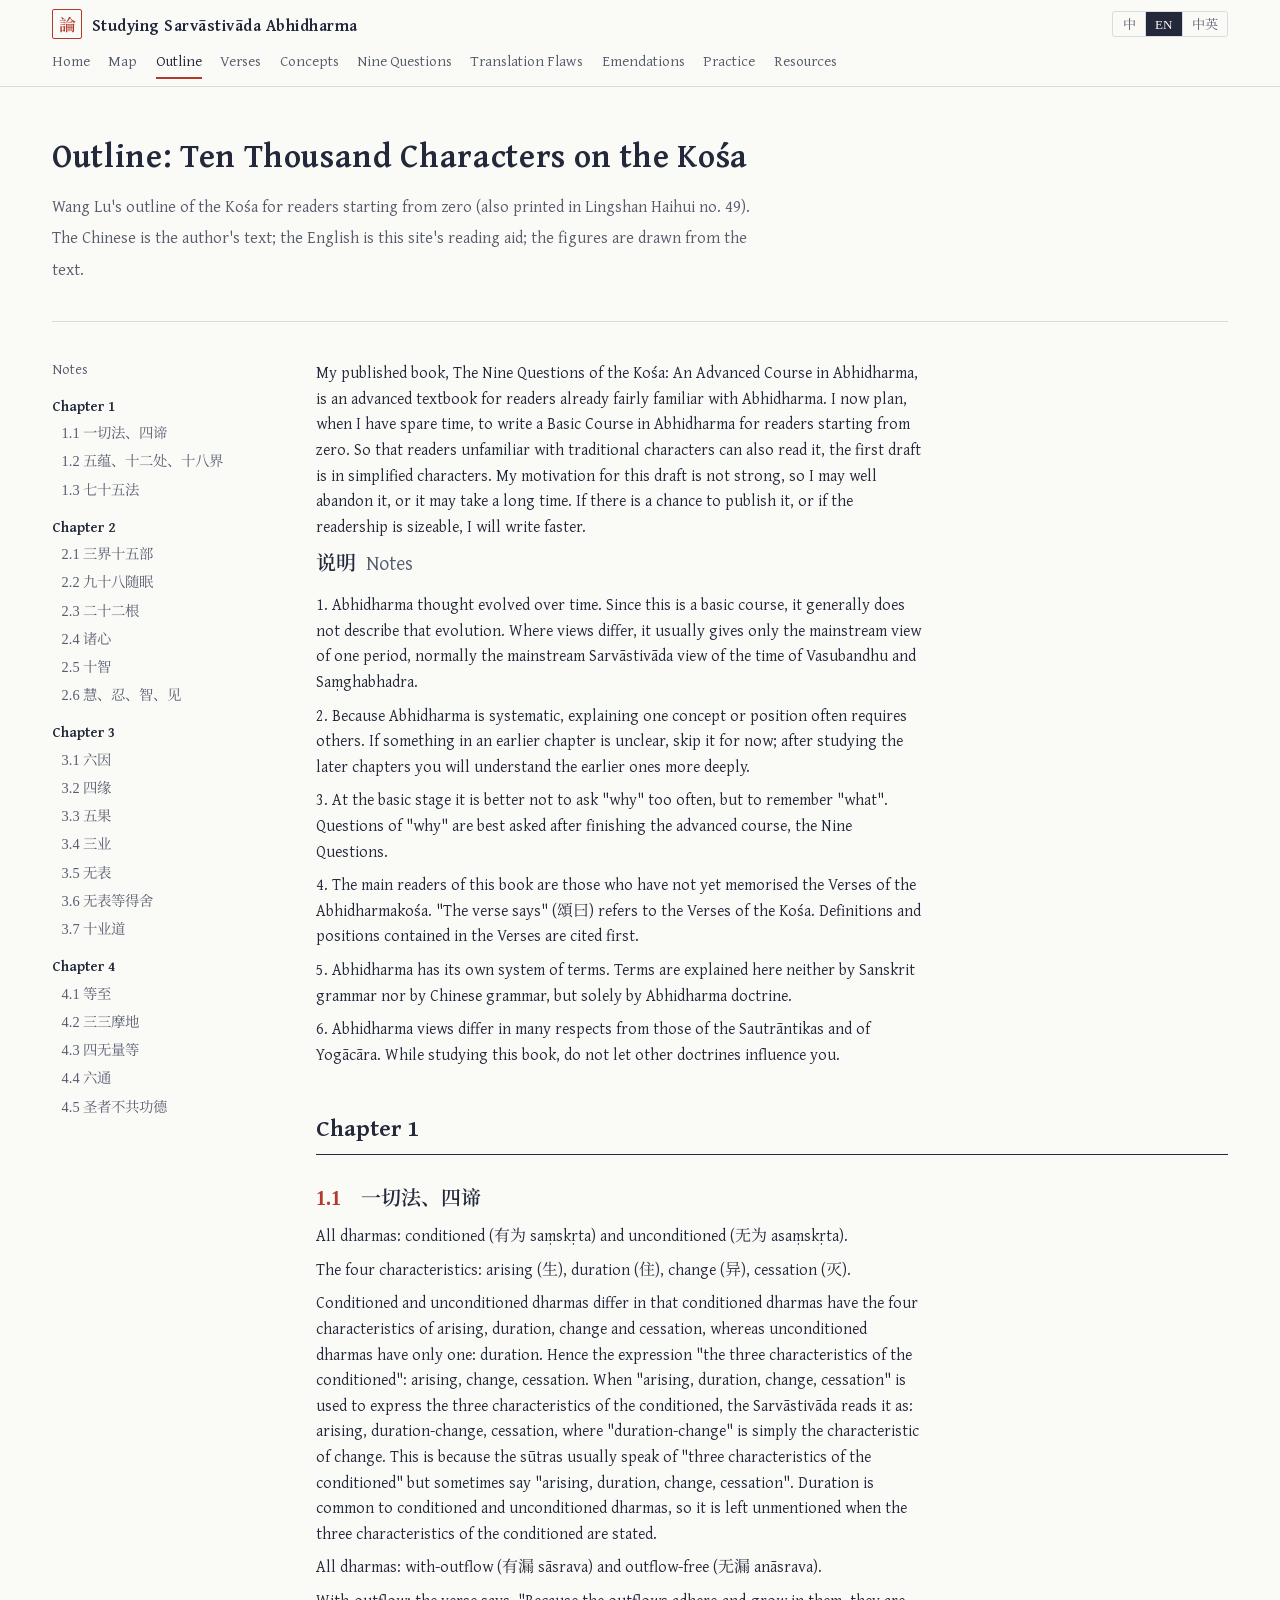
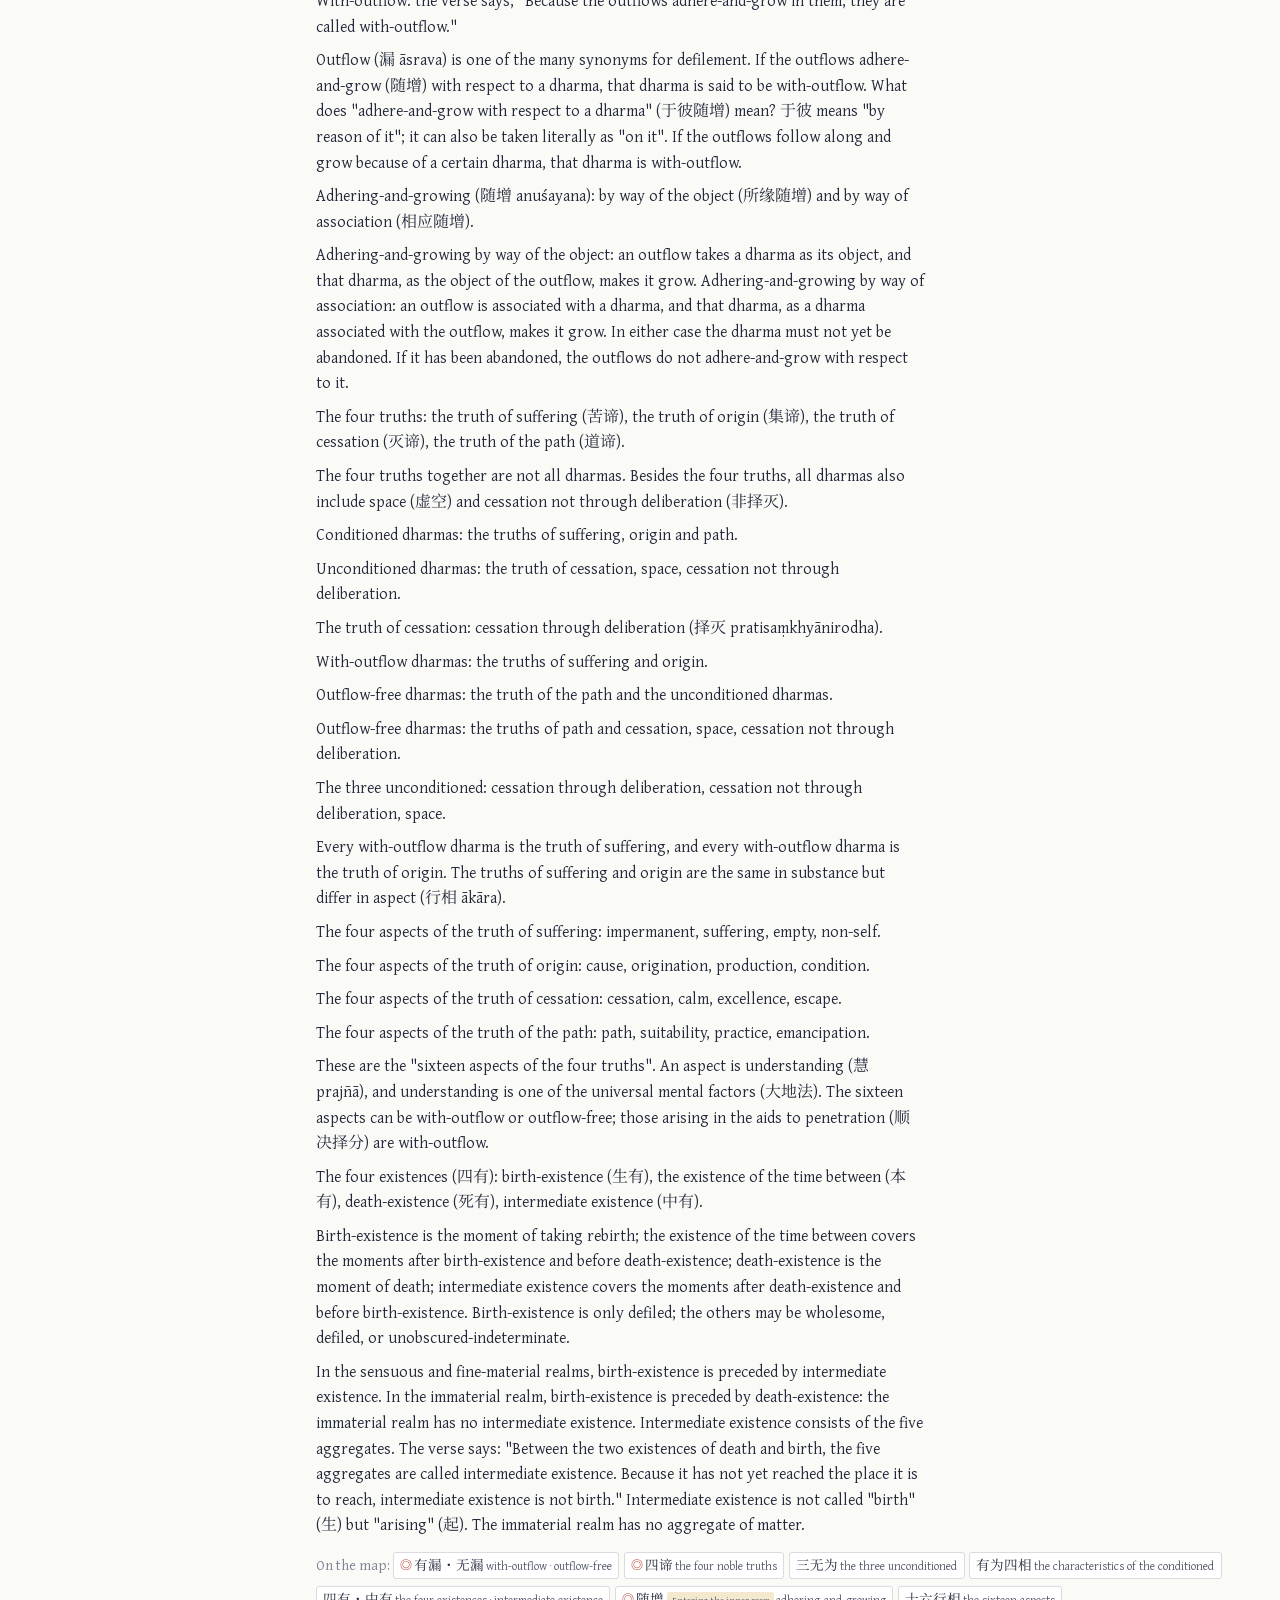
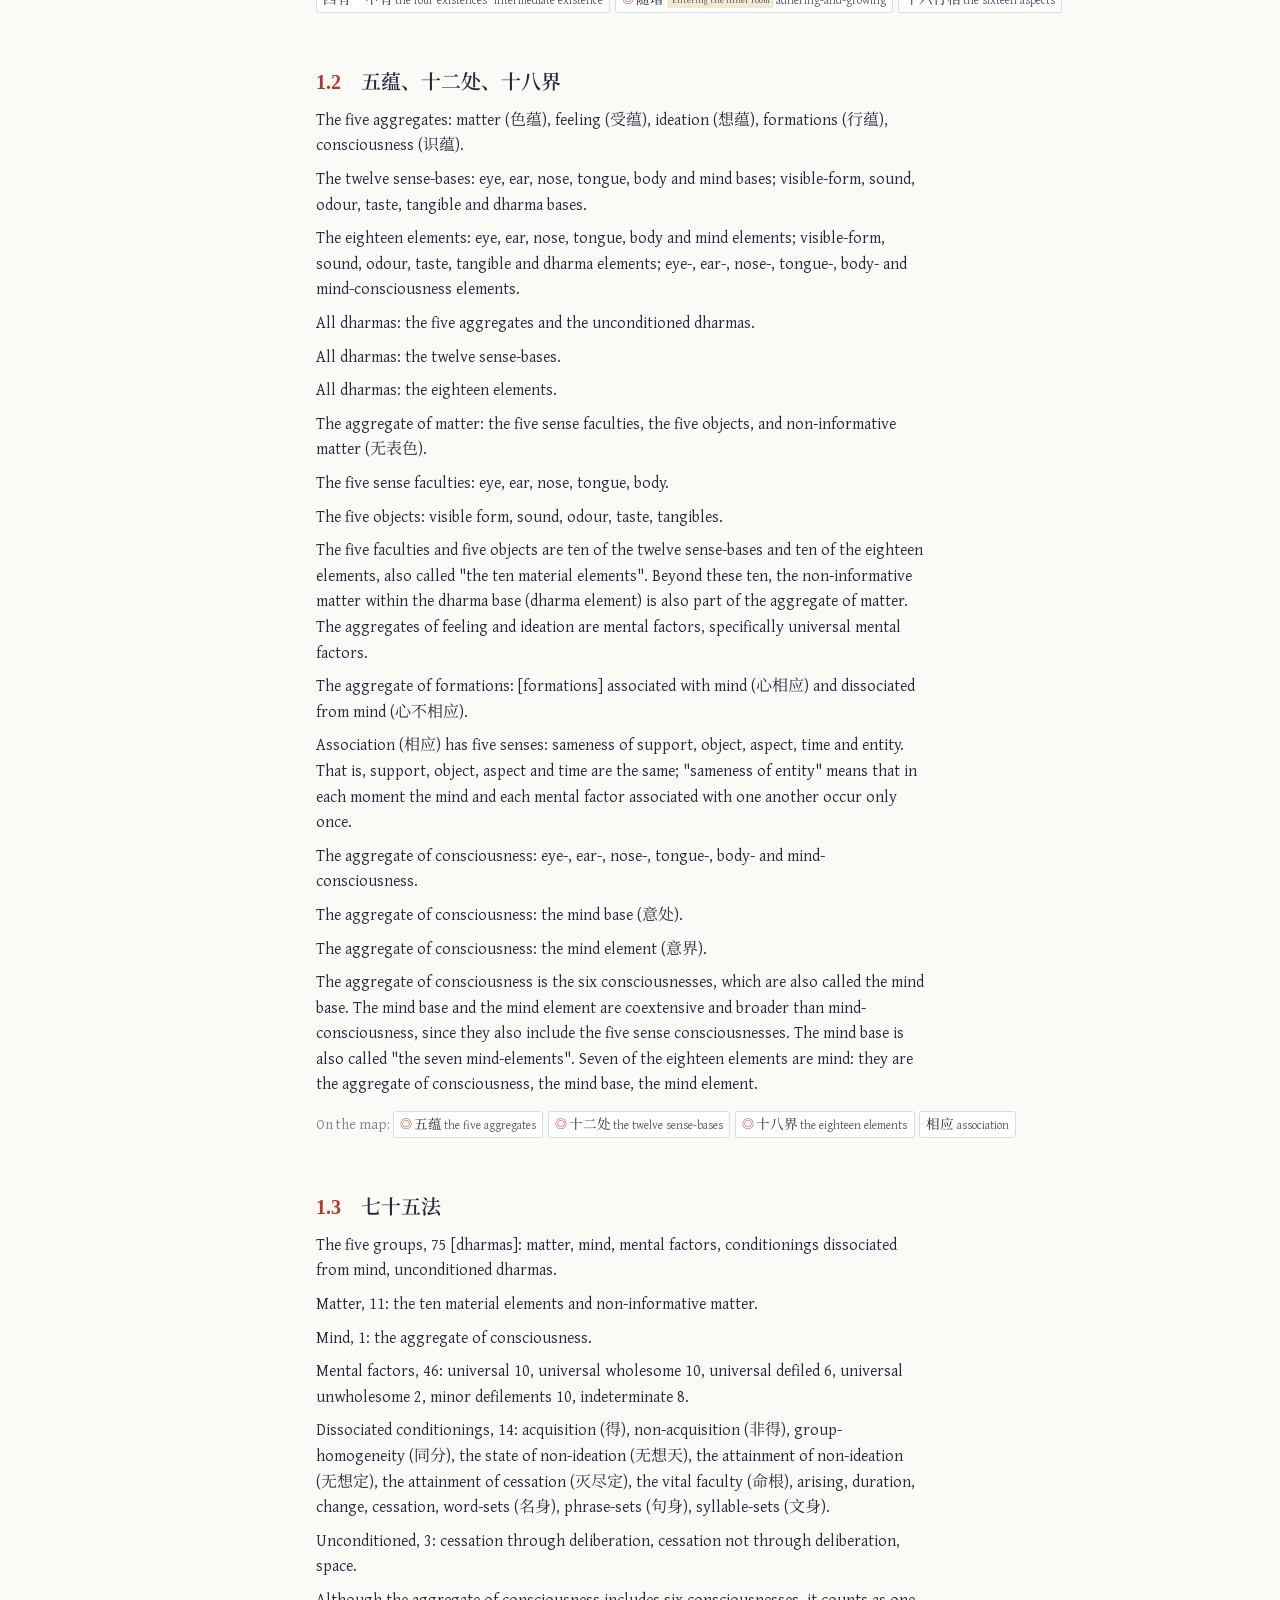
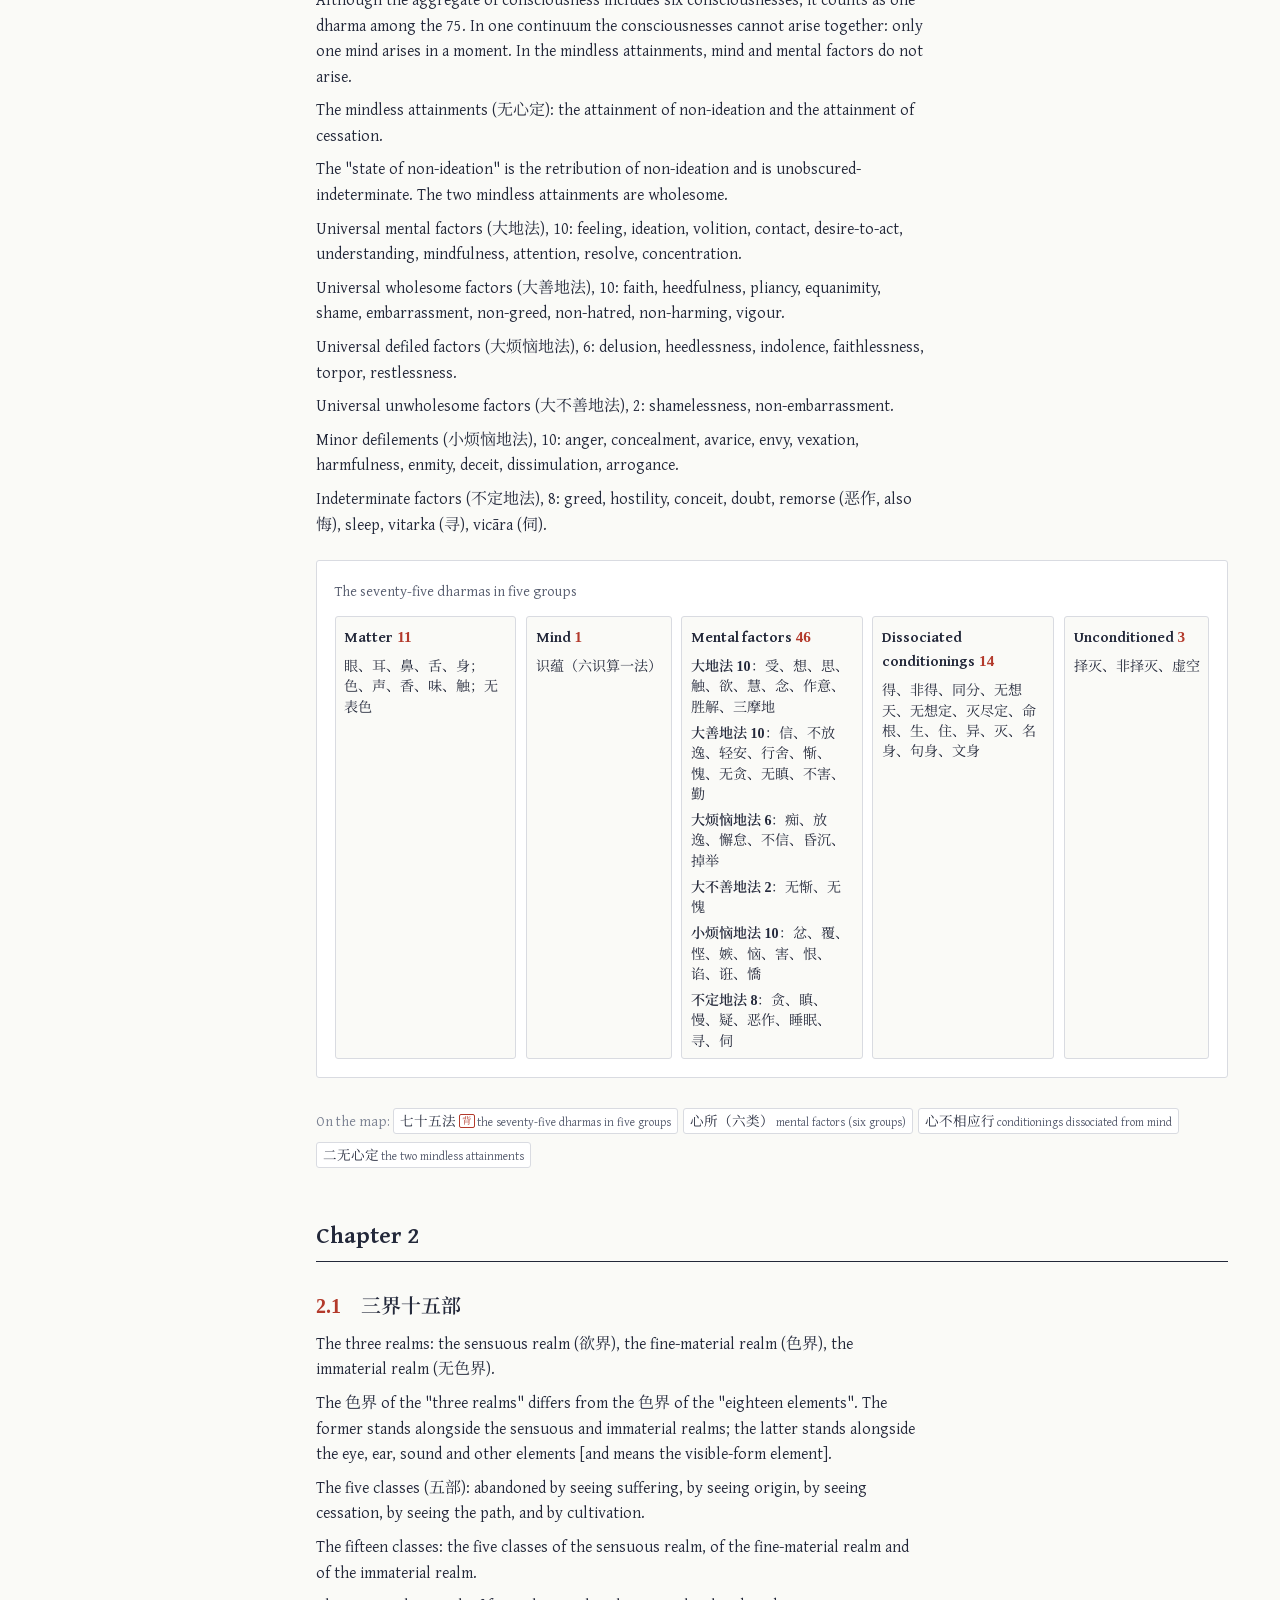
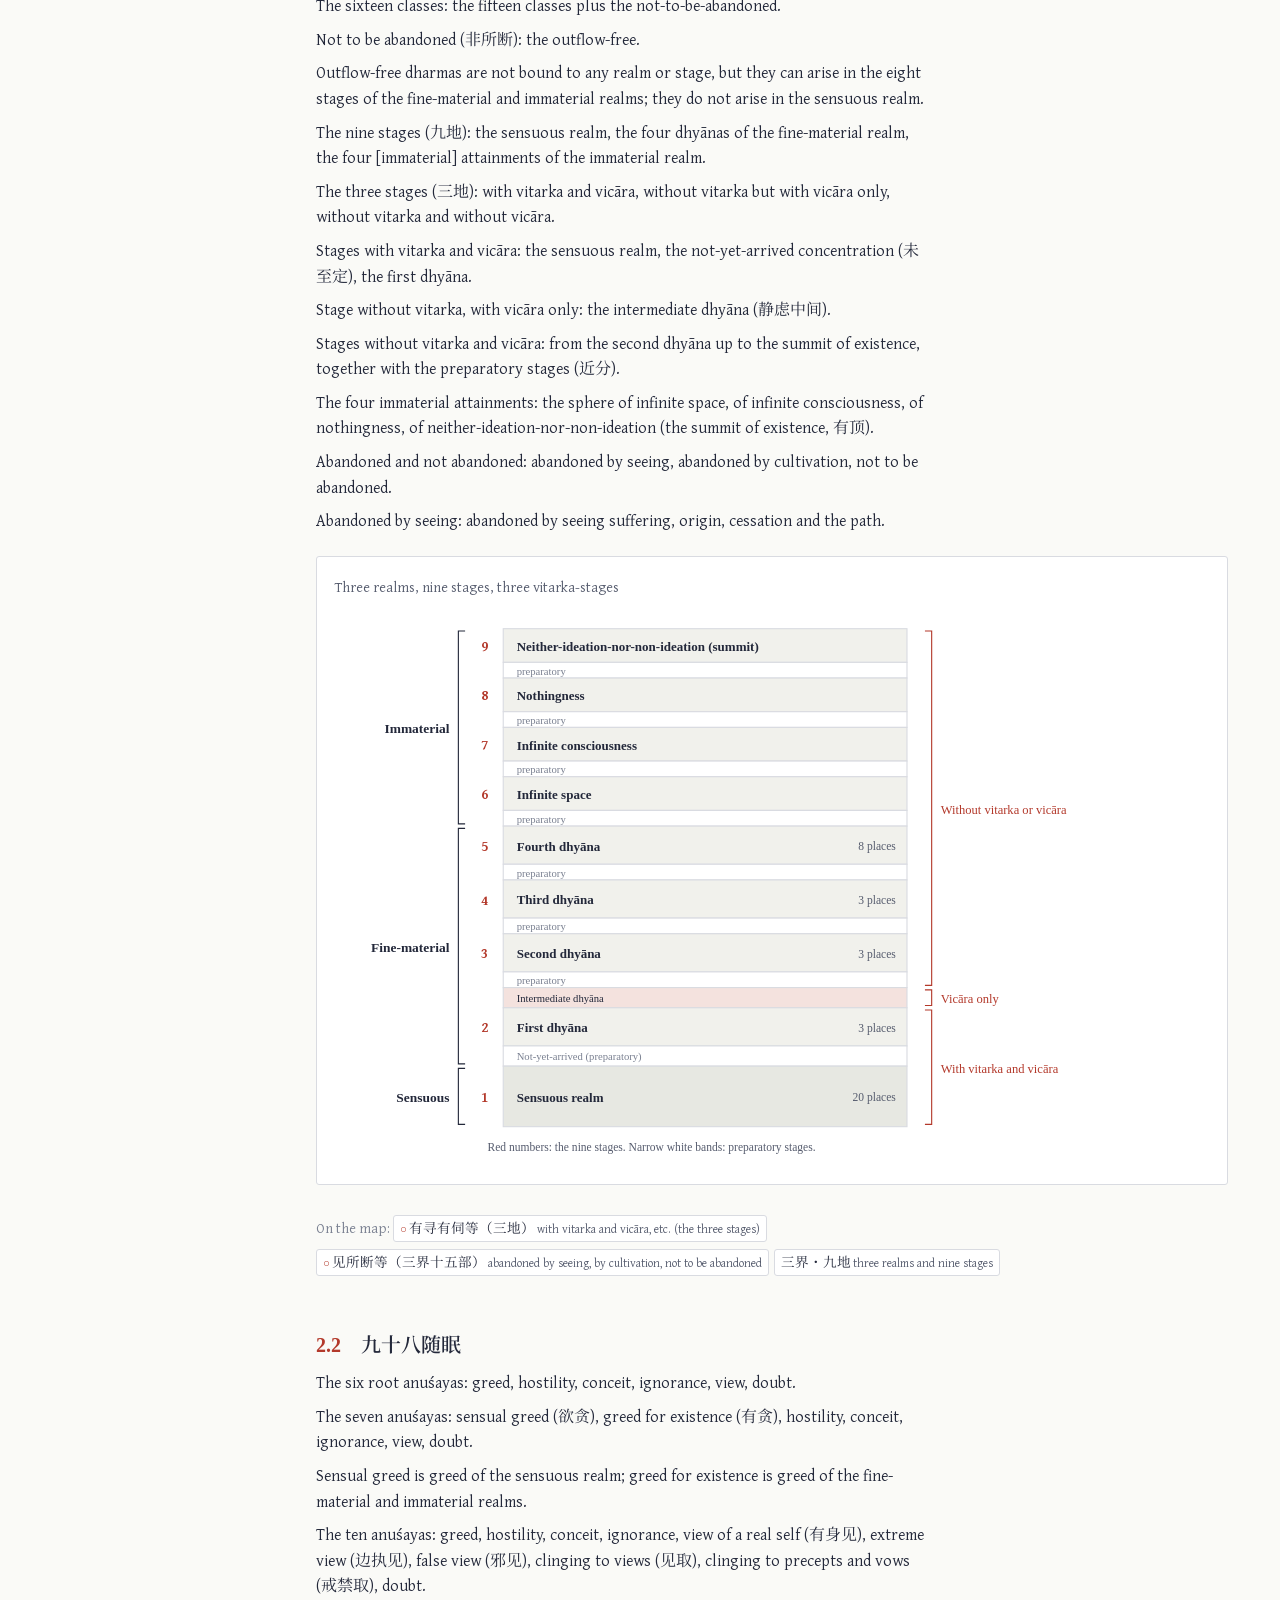
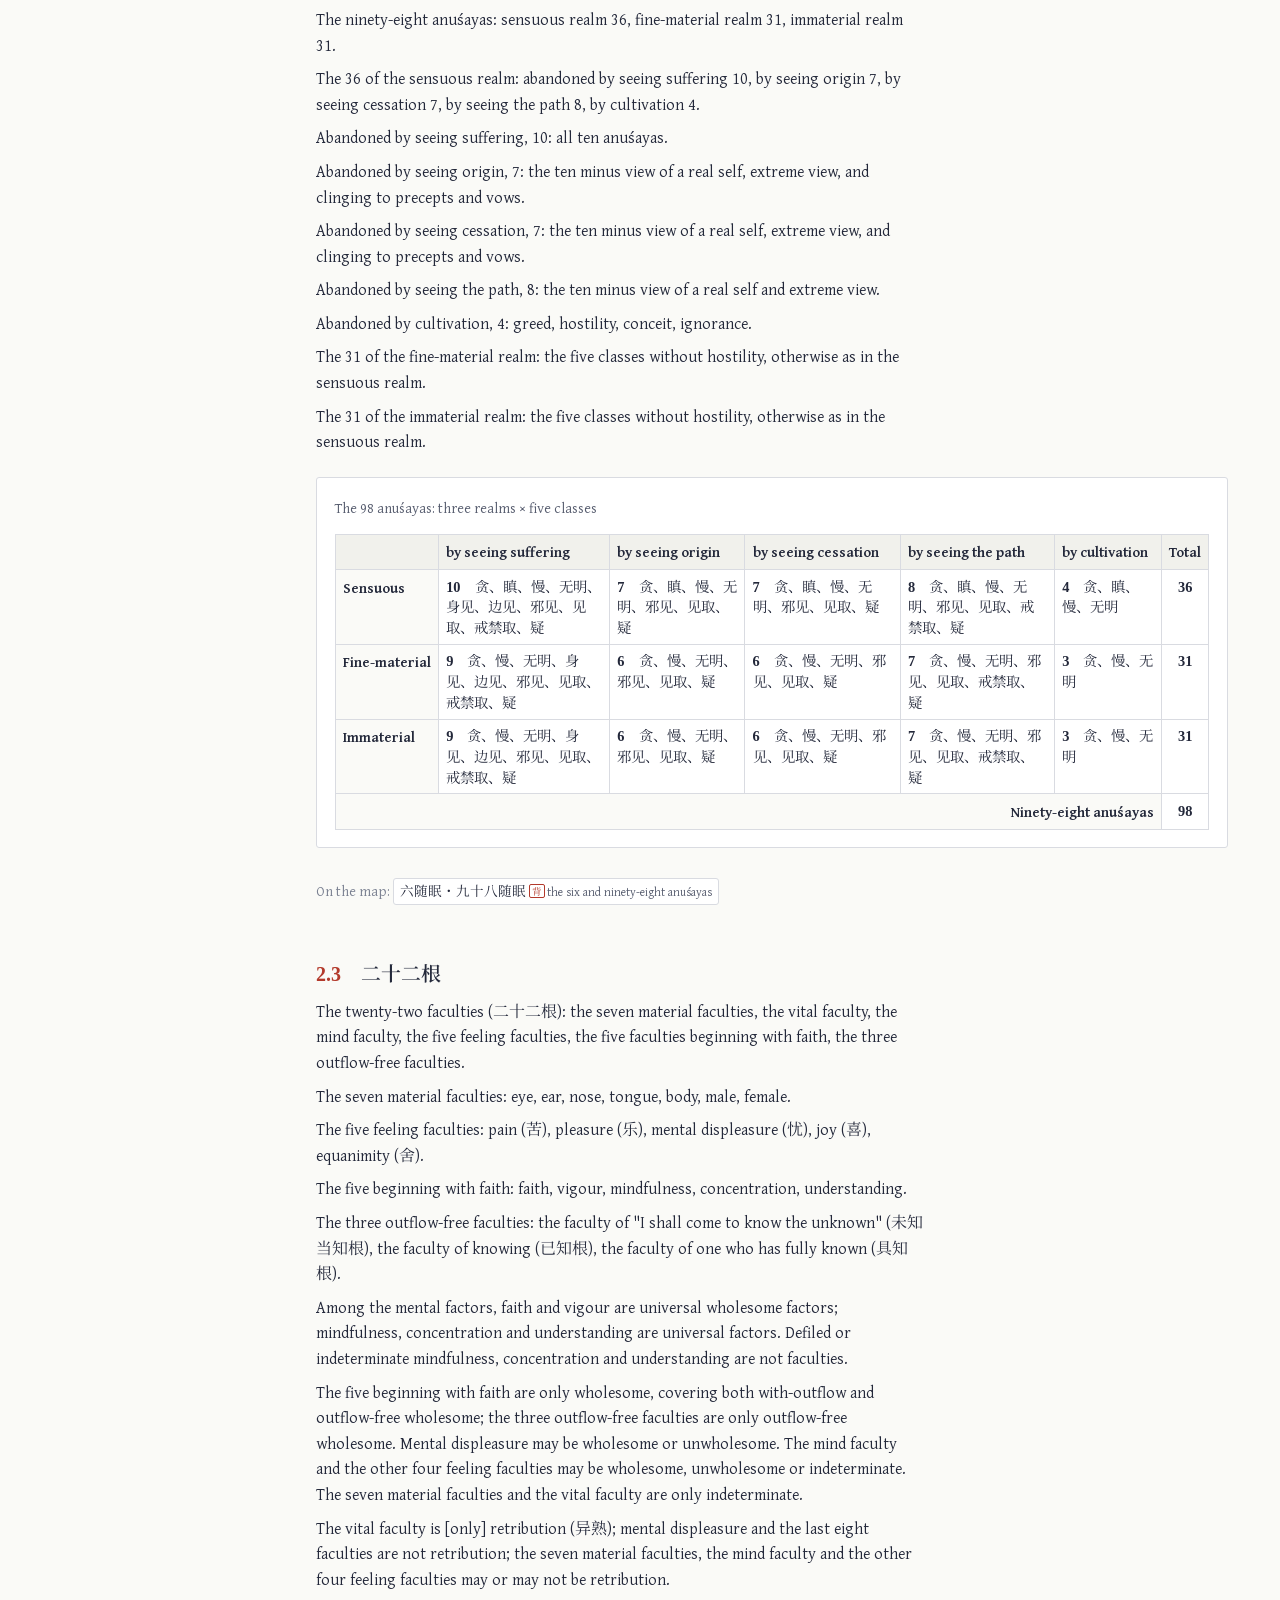
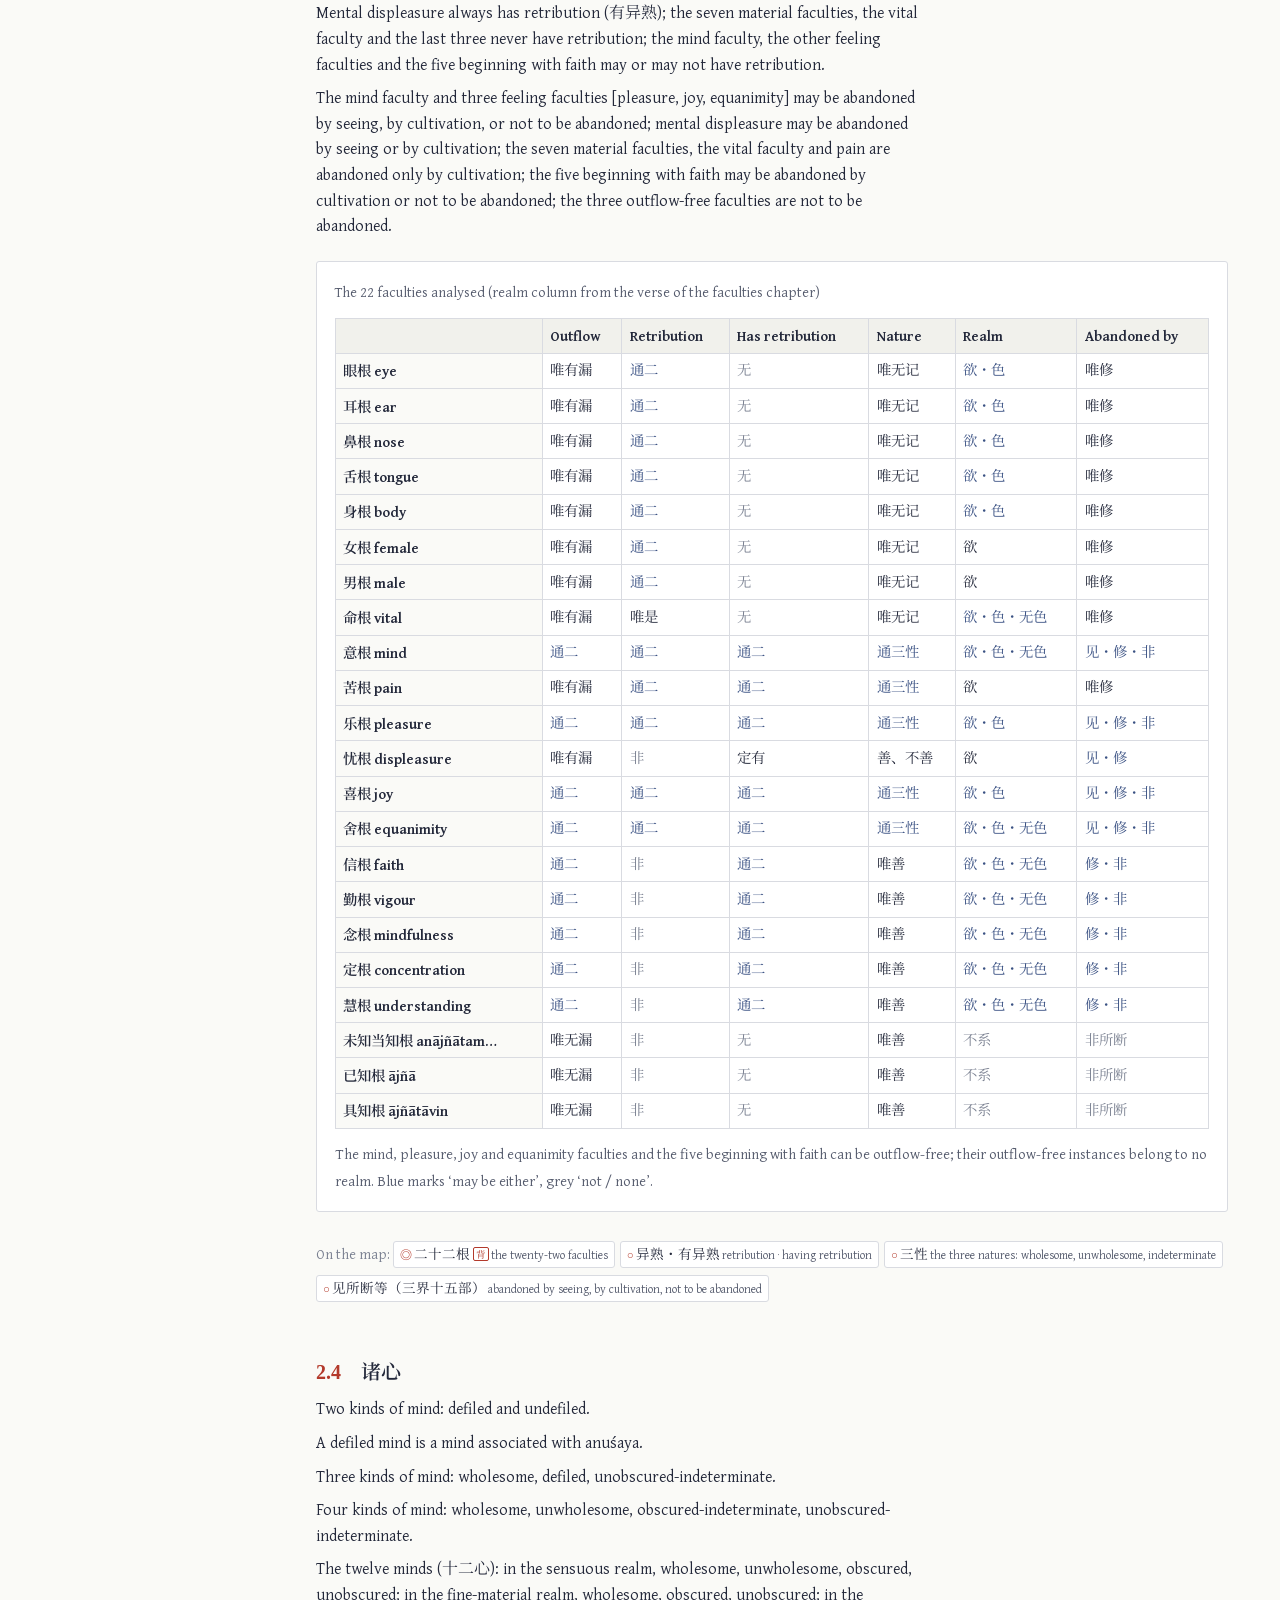
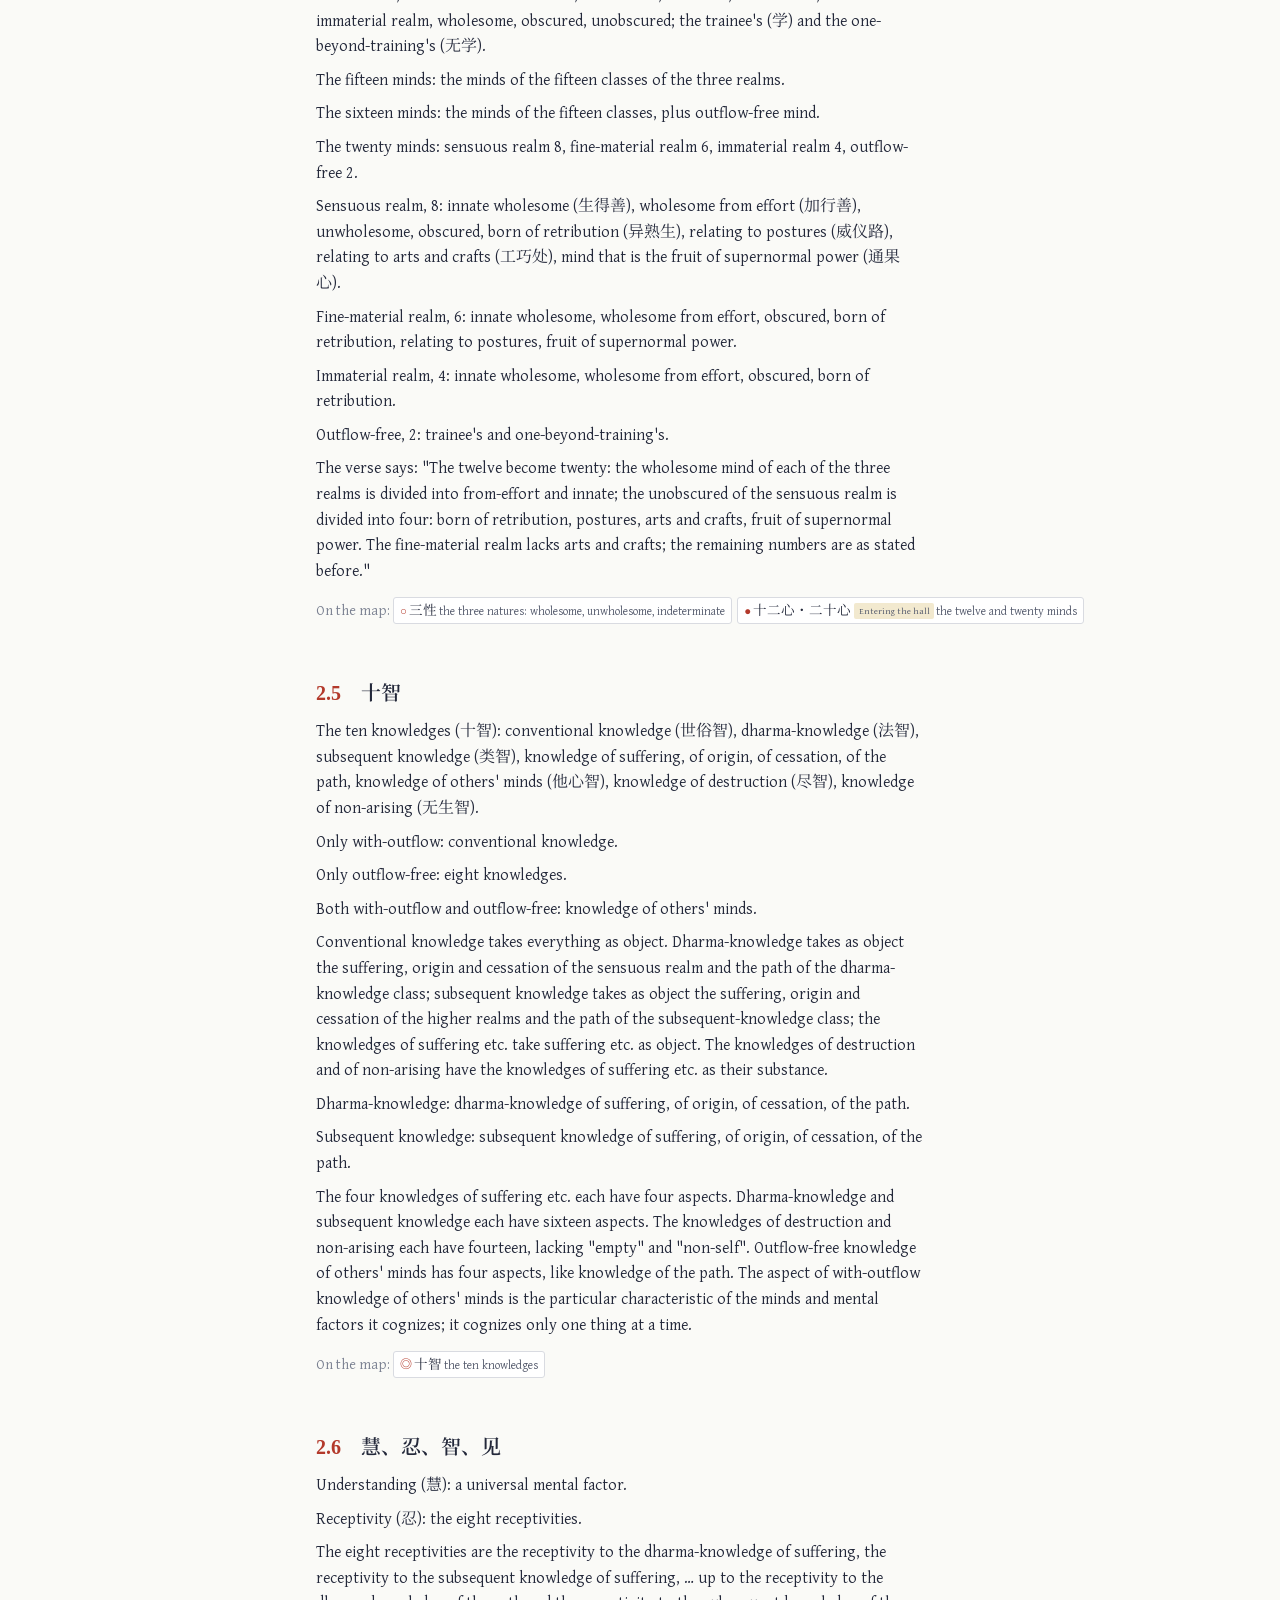
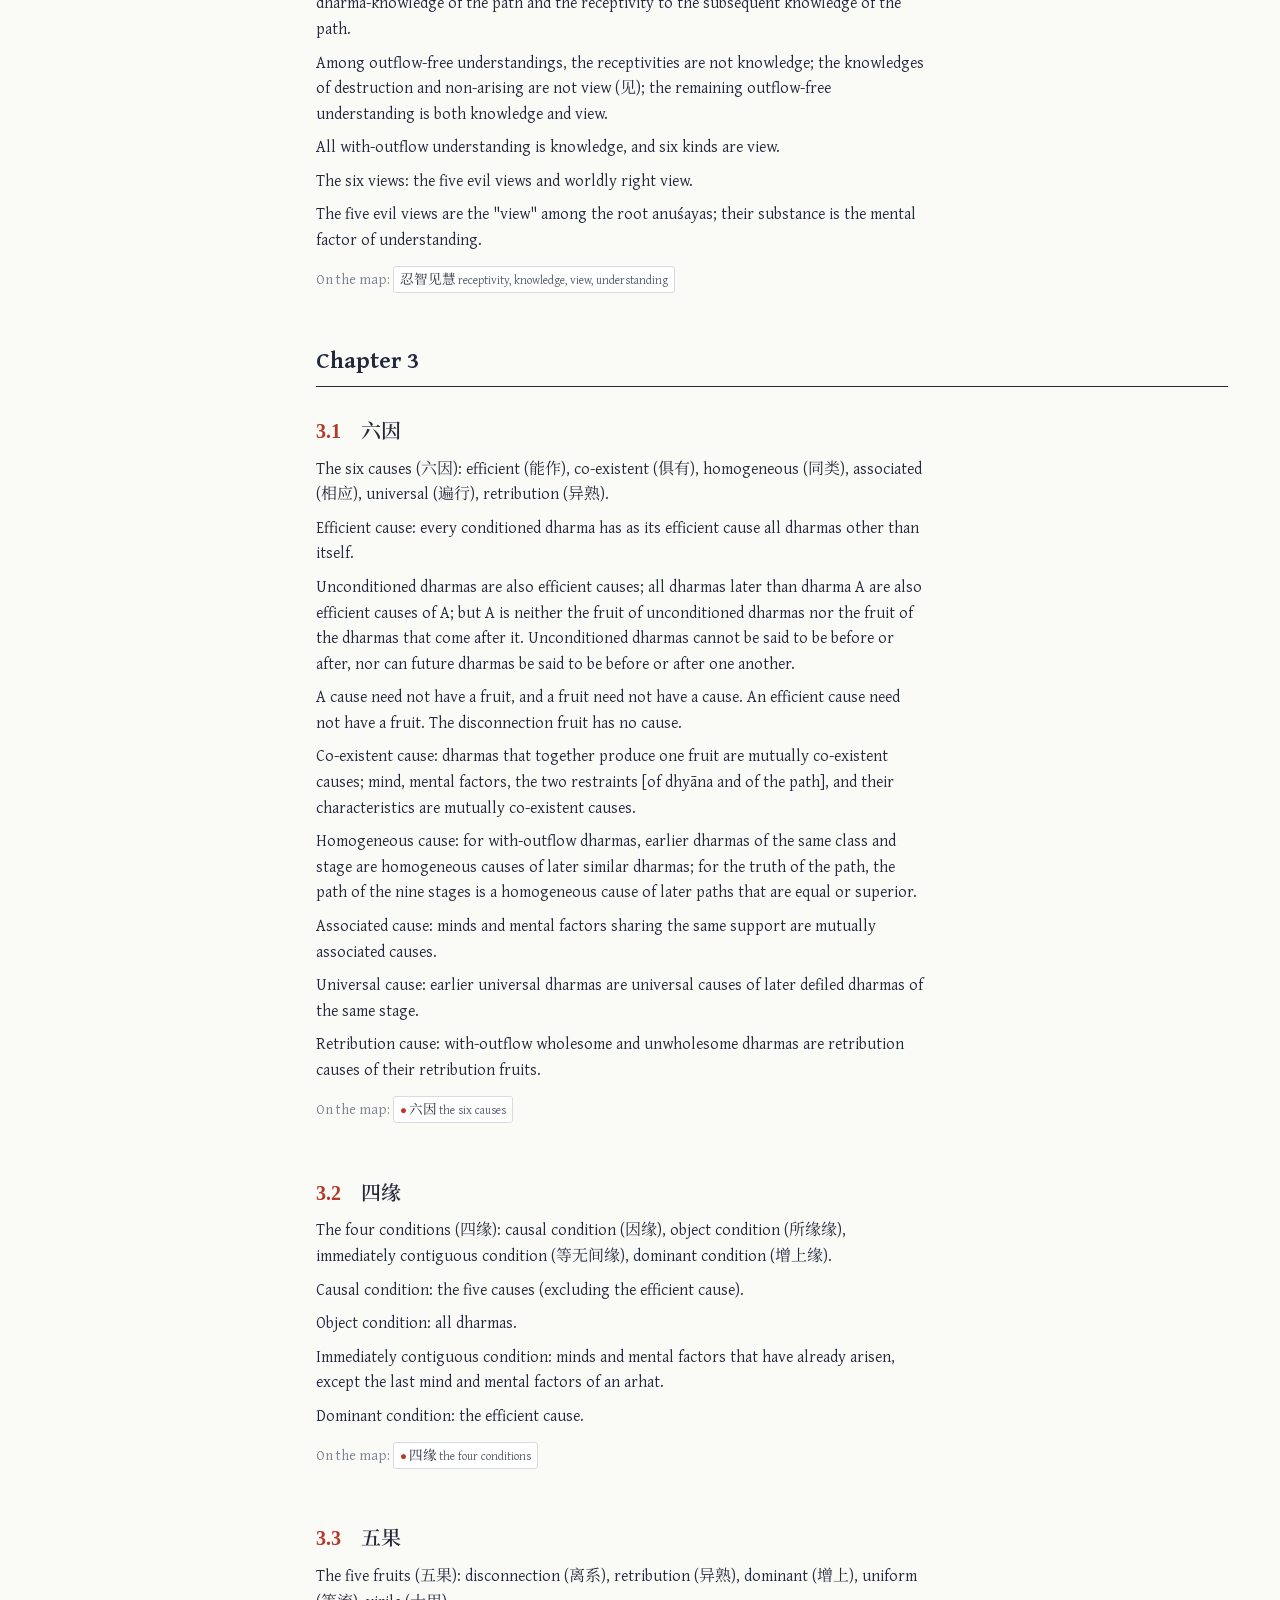
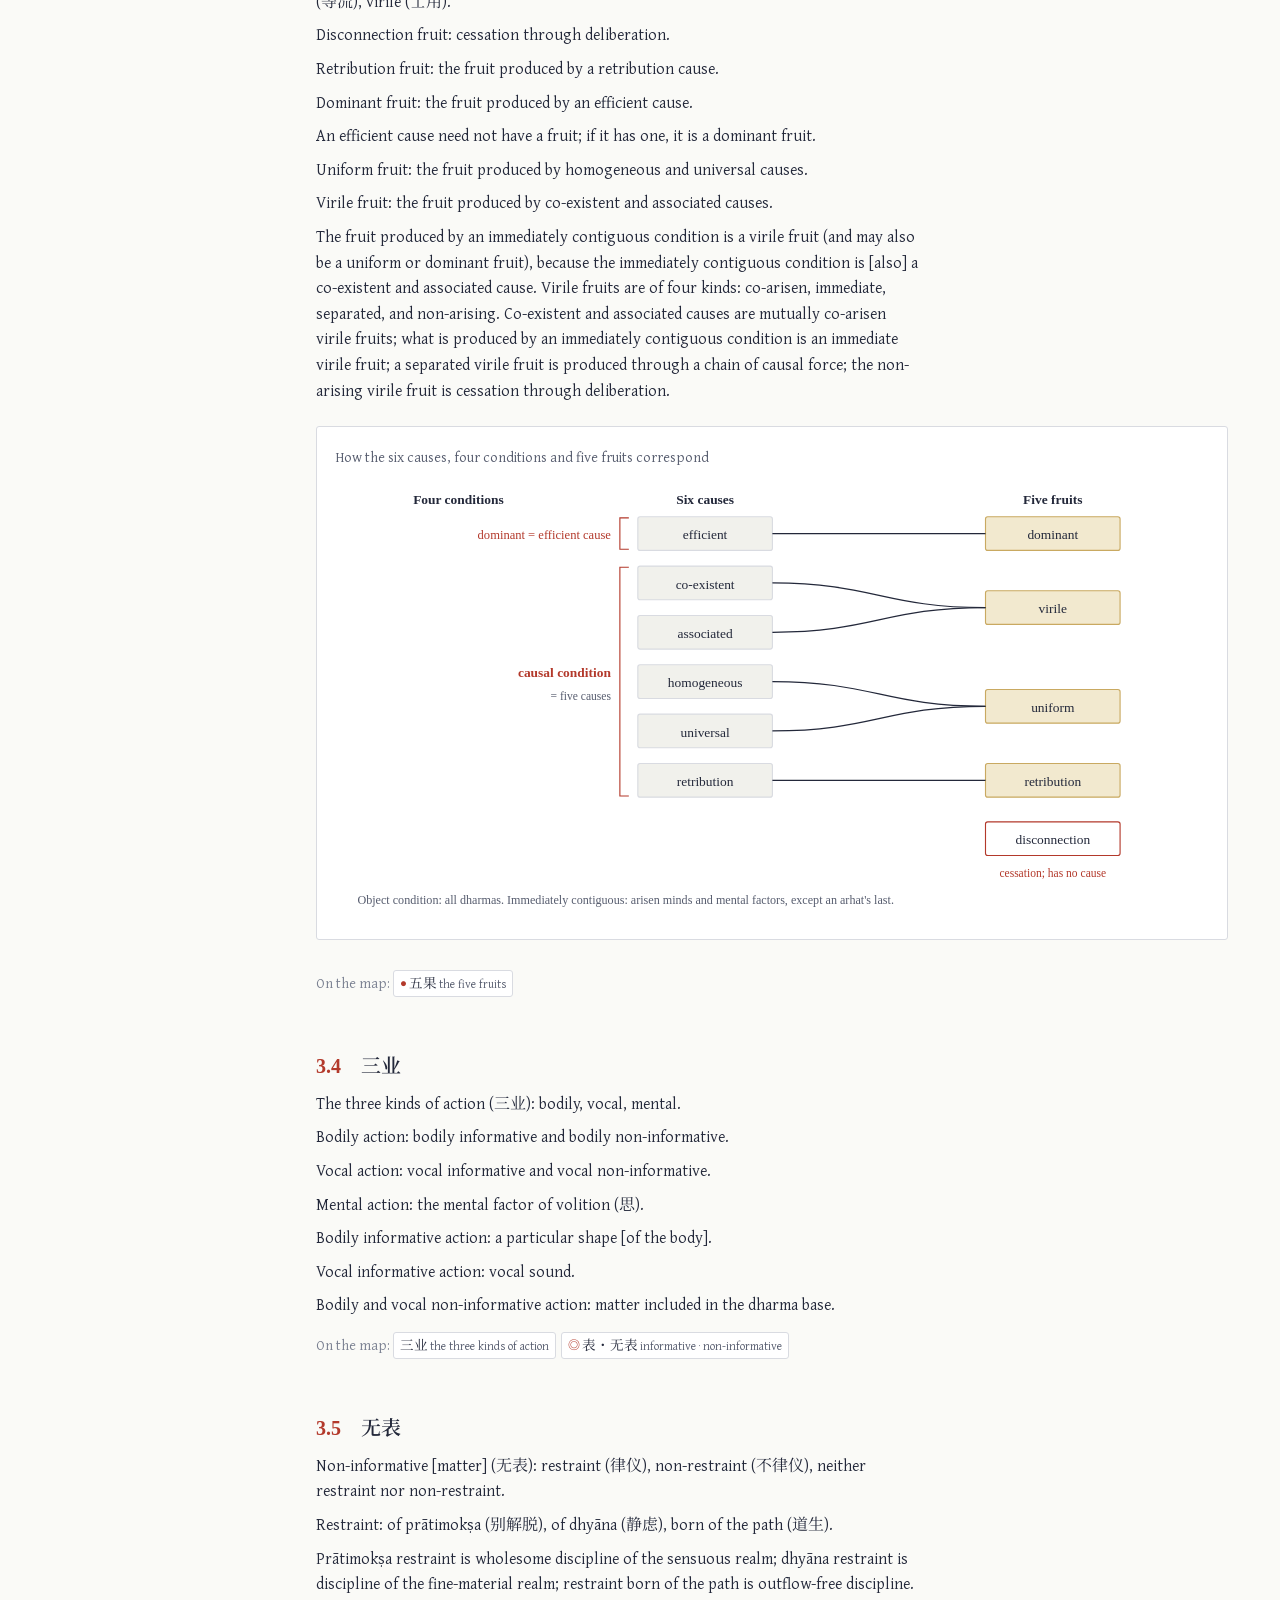
<file: outline.html>
<!DOCTYPE html>
<html lang="zh-CN" data-lang="zh">
<head>
<meta charset="utf-8">
<meta name="viewport" content="width=device-width, initial-scale=1">
<title>纲要 | 说一切有部阿毗达磨</title>
<meta name="description" content="王路《俱舍万字》全文网页版，逐段英译，并配七十五法、九十八随眠、二十二根、三界九地、因缘果、四向四果、十二缘起图表。 Wang Lu&#x27;s outline of the Kośa with a paragraph-by-paragraph English rendering and reference figures.">
<meta property="og:title" content="纲要 | 说一切有部阿毗达磨">
<meta property="og:description" content="王路《俱舍万字》全文网页版，逐段英译，并配七十五法、九十八随眠、二十二根、三界九地、因缘果、四向四果、十二缘起图表。">
<meta property="og:image" content="https://wanglu2016.github.io/abhidharma/assets/og.png">
<meta property="og:type" content="website">
<link rel="icon" href="assets/favicon.svg" type="image/svg+xml">
<script>(function(){var l;try{l=localStorage.getItem('abhi-lang')}catch(e){}if(l!=='zh'&&l!=='en'&&l!=='both'){l=((navigator.language||'').toLowerCase().indexOf('zh')===0)?'zh':'en'}document.documentElement.setAttribute('data-lang',l)})();</script>
<link rel="stylesheet" href="assets/fonts/fonts.css">
<link rel="stylesheet" href="assets/css/site.css">

</head>
<body class="">
<a class="skip" href="#main"><span class="zh" lang="zh-Hans">跳到正文</span><span class="en" lang="en">Skip to content</span></a>
<header class="site">
  <div class="bar">
    <a class="brand" href="index.html"><span class="seal" aria-hidden="true">論</span><span class="brand-t"><span class="zh" lang="zh-Hans">说一切有部阿毗达磨学习</span><span class="en" lang="en">Studying Sarvāstivāda Abhidharma</span></span></a>
    <div class="lang" role="group" aria-label="Language / 语言">
      <button type="button" data-set-lang="zh" lang="zh-Hans">中</button><button type="button" data-set-lang="en" lang="en">EN</button><button type="button" data-set-lang="both" lang="zh-Hans">中英</button>
    </div>
  </div>
  <nav class="main-nav" aria-label="主导航 Main"><a href="index.html"><span class="zh" lang="zh-Hans">首页</span><span class="en" lang="en">Home</span></a><a href="map.html"><span class="zh" lang="zh-Hans">地图</span><span class="en" lang="en">Map</span></a><a href="outline.html" aria-current="page"><span class="zh" lang="zh-Hans">纲要</span><span class="en" lang="en">Outline</span></a><a href="verses.html"><span class="zh" lang="zh-Hans">颂文</span><span class="en" lang="en">Verses</span></a><a href="concepts.html"><span class="zh" lang="zh-Hans">概念</span><span class="en" lang="en">Concepts</span></a><a href="jiuti.html"><span class="zh" lang="zh-Hans">九题</span><span class="en" lang="en">Nine Questions</span></a><a href="translations.html"><span class="zh" lang="zh-Hans">英译百瑕</span><span class="en" lang="en">Translation Flaws</span></a><a href="emendations.html"><span class="zh" lang="zh-Hans">理校百例</span><span class="en" lang="en">Emendations</span></a><a href="genpin-1.html"><span class="zh" lang="zh-Hans">练习</span><span class="en" lang="en">Practice</span></a><a href="resources.html"><span class="zh" lang="zh-Hans">资源</span><span class="en" lang="en">Resources</span></a></nav>
</header>
<main id="main">

<div class="wrap">
 <header class="page-head">
  <h1><span class="zh" lang="zh-Hans">纲要：《俱舍万字》</span><span class="en" lang="en">Outline: Ten Thousand Characters on the Kośa</span></h1>
  <p class="lede"><span class="zh" lang="zh-Hans">王路为零基础读者写的《俱舍》纲目，全文收录于刚晓法师主编《灵山海会》第 49 期。中文为作者原文；英文是本站的辅助译文。图表为本站据原文所制。</span><span class="en" lang="en">Wang Lu's outline of the Kośa for readers starting from zero (also printed in Lingshan Haihui no. 49). The Chinese is the author's text; the English is this site's reading aid; the figures are drawn from the text.</span></p>
 </header>
 <div class="doc">
  <nav class="toc" aria-label="目录 Contents"><ol><li><a href="#preface"><span class="zh" lang="zh-Hans">说明</span><span class="en" lang="en">Notes</span></a></li><li><span class="ch"><span class="zh" lang="zh-Hans">第1章</span><span class="en" lang="en">Chapter 1</span></span><ol><li><a href="#s1-1">1.1 一切法、四谛</a></li><li><a href="#s1-2">1.2 五蕴、十二处、十八界</a></li><li><a href="#s1-3">1.3 七十五法</a></li></ol></li><li><span class="ch"><span class="zh" lang="zh-Hans">第2章</span><span class="en" lang="en">Chapter 2</span></span><ol><li><a href="#s2-1">2.1 三界十五部</a></li><li><a href="#s2-2">2.2 九十八随眠</a></li><li><a href="#s2-3">2.3 二十二根</a></li><li><a href="#s2-4">2.4 诸心</a></li><li><a href="#s2-5">2.5 十智</a></li><li><a href="#s2-6">2.6 慧、忍、智、见</a></li></ol></li><li><span class="ch"><span class="zh" lang="zh-Hans">第3章</span><span class="en" lang="en">Chapter 3</span></span><ol><li><a href="#s3-1">3.1 六因</a></li><li><a href="#s3-2">3.2 四缘</a></li><li><a href="#s3-3">3.3 五果</a></li><li><a href="#s3-4">3.4 三业</a></li><li><a href="#s3-5">3.5 无表</a></li><li><a href="#s3-6">3.6 无表等得舍</a></li><li><a href="#s3-7">3.7 十业道</a></li></ol></li><li><span class="ch"><span class="zh" lang="zh-Hans">第4章</span><span class="en" lang="en">Chapter 4</span></span><ol><li><a href="#s4-1">4.1 等至</a></li><li><a href="#s4-2">4.2 三三摩地</a></li><li><a href="#s4-3">4.3 四无量等</a></li><li><a href="#s4-4">4.4 六通</a></li><li><a href="#s4-5">4.5 圣者不共功德</a></li></ol></li><li><span class="ch"><span class="zh" lang="zh-Hans">第5章</span><span class="en" lang="en">Chapter 5</span></span><ol><li><a href="#s5-1">5.1 四念住</a></li><li><a href="#s5-2">5.2 顺决择分</a></li><li><a href="#s5-3">5.3 圣谛现观</a></li><li><a href="#s5-4">5.4 四向四果</a></li><li><a href="#s5-5">5.5 练根</a></li></ol></li><li><span class="ch"><span class="zh" lang="zh-Hans">第6章</span><span class="en" lang="en">Chapter 6</span></span><ol><li><a href="#s6-1">6.1 三十七觉分</a></li><li><a href="#s6-2">6.2 四证净</a></li><li><a href="#s6-3">6.3 无学十支</a></li><li><a href="#s6-4">6.4 三界诸处</a></li><li><a href="#s6-5">6.5 缘起十二支</a></li><li><a href="#s6-6">6.6 世间</a></li><li><a href="#s6-7">6.7 罪福</a></li></ol></li></ol></nav>
  <article>
   <section class="sec" id="preface">
    <div class="par"><p class="zh">我已经出版的《俱舍九题：高阶阿毗达磨串讲》是一本高阶阿毗达磨教程，面向对阿毗达磨比较熟悉的读者。现在，我打算无聊时再写一本《阿毗达磨基础教程》，面向零基础的读者。为了让不熟悉繁体字的读者也可以阅读，初稿用简体字。因为写这部稿子的动力不是很大，很可能会鸽。或者要拖比较久。如果有出版机会，或者阅读的人数可观，我会写得快一点。</p><p class="en" lang="en">My published book, The Nine Questions of the Kośa: An Advanced Course in Abhidharma, is an advanced textbook for readers already fairly familiar with Abhidharma. I now plan, when I have spare time, to write a Basic Course in Abhidharma for readers starting from zero. So that readers unfamiliar with traditional characters can also read it, the first draft is in simplified characters. My motivation for this draft is not strong, so I may well abandon it, or it may take a long time. If there is a chance to publish it, or if the readership is sizeable, I will write faster.</p></div>
    <h3><span lang="zh-Hans">说明</span><span class="en" lang="en" style="font-weight:400;color:var(--ink-2)">Notes</span></h3>
    <div class="par"><p class="zh">一、 阿毗达磨思想是流变的。本书既然是基础教程，一般不介绍流变。对存在不同见解的问题，一般只给出某个时期的主流见解，通常是世亲菩萨、众贤论师时期的有部主流见解。</p><p class="en" lang="en">1. Abhidharma thought evolved over time. Since this is a basic course, it generally does not describe that evolution. Where views differ, it usually gives only the mainstream view of one period, normally the mainstream Sarvāstivāda view of the time of Vasubandhu and Saṃghabhadra.</p></div><div class="par"><p class="zh">二、 由于阿毗达磨的系统性，在讲解一个概念和观点时，会经常用到其他概念和观点，所以，阅读本书前面的章节时如果有不理解的地方，应该暂时跳过，学习完后面的章节会对前面的章节有更深入的理解。</p><p class="en" lang="en">2. Because Abhidharma is systematic, explaining one concept or position often requires others. If something in an earlier chapter is unclear, skip it for now; after studying the later chapters you will understand the earlier ones more deeply.</p></div><div class="par"><p class="zh">三、 在学习基础教程时，不适合多问“为什么”，而适合多记住“是什么”。“为什么”的问题是应该在学完高阶教程《俱舍九题》之后才适合问的。</p><p class="en" lang="en">3. At the basic stage it is better not to ask &quot;why&quot; too often, but to remember &quot;what&quot;. Questions of &quot;why&quot; are best asked after finishing the advanced course, the Nine Questions.</p></div><div class="par"><p class="zh">四、 本书面对的主要读者是没有熟练背会《俱舍论颂》的人。书中的“颂曰”指的是《俱舍论颂》。《俱舍论颂》包含的定义和观点，本书会优先引用。</p><p class="en" lang="en">4. The main readers of this book are those who have not yet memorised the Verses of the Abhidharmakośa. &quot;The verse says&quot; (頌曰) refers to the Verses of the Kośa. Definitions and positions contained in the Verses are cited first.</p></div><div class="par"><p class="zh">五、 阿毗达磨有它的术语体系。本书对术语的解释，不以梵语语法为标准，也不以汉语语法为标准，唯以阿毗达磨义理为标准。</p><p class="en" lang="en">5. Abhidharma has its own system of terms. Terms are explained here neither by Sanskrit grammar nor by Chinese grammar, but solely by Abhidharma doctrine.</p></div><div class="par"><p class="zh">六、 阿毗达磨的见解和经部、唯识存在很多不同，学习本书时，请不要受其他学说的影响。</p><p class="en" lang="en">6. Abhidharma views differ in many respects from those of the Sautrāntikas and of Yogācāra. While studying this book, do not let other doctrines influence you.</p></div>
   </section>
   <h2 class="chapter-h"><span class="zh" lang="zh-Hans">第1章</span><span class="en" lang="en">Chapter 1</span></h2><section class="sec" id="s1-1"><h3><span class="no">1.1</span><span lang="zh-Hans">一切法、四谛</span></h3><div class="par"><p class="zh">一切法：有为、无为。</p><p class="en" lang="en">All dharmas: conditioned (有为 saṃskṛta) and unconditioned (无为 asaṃskṛta).</p></div><div class="par"><p class="zh">四相：生、住、异、灭。</p><p class="en" lang="en">The four characteristics: arising (生), duration (住), change (异), cessation (灭).</p></div><div class="par"><p class="zh">有为法和无为法的区别在于，有为法具有四相：生、住、异、灭。无为法只具有一相：住。因此，有个表达叫“有为三相”：生、异、灭。假如用“生住异灭”表达“有为三相”，有部把它解释为：生、住异、灭。其中，“住异”就是“异”相。这是因为契经常说“有为三相”，有时又说“生住异灭”。“住相”通有为无为法，在说“有为三相”时略去不说。</p><p class="en" lang="en">Conditioned and unconditioned dharmas differ in that conditioned dharmas have the four characteristics of arising, duration, change and cessation, whereas unconditioned dharmas have only one: duration. Hence the expression &quot;the three characteristics of the conditioned&quot;: arising, change, cessation. When &quot;arising, duration, change, cessation&quot; is used to express the three characteristics of the conditioned, the Sarvāstivāda reads it as: arising, duration-change, cessation, where &quot;duration-change&quot; is simply the characteristic of change. This is because the sūtras usually speak of &quot;three characteristics of the conditioned&quot; but sometimes say &quot;arising, duration, change, cessation&quot;. Duration is common to conditioned and unconditioned dharmas, so it is left unmentioned when the three characteristics of the conditioned are stated.</p></div><div class="par"><p class="zh">一切法：有漏、无漏。</p><p class="en" lang="en">All dharmas: with-outflow (有漏 sāsrava) and outflow-free (无漏 anāsrava).</p></div><div class="par"><p class="zh">有漏：颂曰：“于彼漏随增，故说名有漏。”</p><p class="en" lang="en">With-outflow: the verse says, &quot;Because the outflows adhere-and-grow in them, they are called with-outflow.&quot;</p></div><div class="par"><p class="zh">漏是烦恼的多种异名之一。漏如果于一法随增，则说此法“有漏”。什么叫“于一法随增”“于彼随增”呢？“于彼”是“由于彼”的意思，也可以按汉语字面理解为“在它上”。如果漏因为某法而随逐增长，则说某法有漏。</p><p class="en" lang="en">Outflow (漏 āsrava) is one of the many synonyms for defilement. If the outflows adhere-and-grow (随增) with respect to a dharma, that dharma is said to be with-outflow. What does &quot;adhere-and-grow with respect to a dharma&quot; (于彼随增) mean? 于彼 means &quot;by reason of it&quot;; it can also be taken literally as &quot;on it&quot;. If the outflows follow along and grow because of a certain dharma, that dharma is with-outflow.</p></div><div class="par"><p class="zh">随增：所缘随增、相应随增。</p><p class="en" lang="en">Adhering-and-growing (随增 anuśayana): by way of the object (所缘随增) and by way of association (相应随增).</p></div><div class="par"><p class="zh">所缘随增，是说漏缘某法，某法作为漏的所缘，令漏增长。相应随增，是说漏与某法相应，某法作为漏的相应法，令漏增长。无论所缘随增还是相应随增，都要求此法未断。如果此法已断，漏不会于彼随增。</p><p class="en" lang="en">Adhering-and-growing by way of the object: an outflow takes a dharma as its object, and that dharma, as the object of the outflow, makes it grow. Adhering-and-growing by way of association: an outflow is associated with a dharma, and that dharma, as a dharma associated with the outflow, makes it grow. In either case the dharma must not yet be abandoned. If it has been abandoned, the outflows do not adhere-and-grow with respect to it.</p></div><div class="par"><p class="zh">四谛：苦谛、集谛、灭谛、道谛。</p><p class="en" lang="en">The four truths: the truth of suffering (苦谛), the truth of origin (集谛), the truth of cessation (灭谛), the truth of the path (道谛).</p></div><div class="par"><p class="zh">四谛的总和不是一切法。一切法在四谛之外还包括：虚空、非择灭。</p><p class="en" lang="en">The four truths together are not all dharmas. Besides the four truths, all dharmas also include space (虚空) and cessation not through deliberation (非择灭).</p></div><div class="par"><p class="zh">有为法：苦谛、集谛、道谛。</p><p class="en" lang="en">Conditioned dharmas: the truths of suffering, origin and path.</p></div><div class="par"><p class="zh">无为法：灭谛、虚空、非择灭。</p><p class="en" lang="en">Unconditioned dharmas: the truth of cessation, space, cessation not through deliberation.</p></div><div class="par"><p class="zh">灭谛：择灭。</p><p class="en" lang="en">The truth of cessation: cessation through deliberation (择灭 pratisaṃkhyānirodha).</p></div><div class="par"><p class="zh">有漏法：苦谛、集谛。</p><p class="en" lang="en">With-outflow dharmas: the truths of suffering and origin.</p></div><div class="par"><p class="zh">无漏法：道谛、无为法。</p><p class="en" lang="en">Outflow-free dharmas: the truth of the path and the unconditioned dharmas.</p></div><div class="par"><p class="zh">无漏法：道谛、灭谛、虚空、非择灭。</p><p class="en" lang="en">Outflow-free dharmas: the truths of path and cessation, space, cessation not through deliberation.</p></div><div class="par"><p class="zh">三无为：择灭、非择灭、虚空。</p><p class="en" lang="en">The three unconditioned: cessation through deliberation, cessation not through deliberation, space.</p></div><div class="par"><p class="zh">一切有漏法都是苦谛，一切有漏法都是集谛。苦谛和集谛体同，行相不同。</p><p class="en" lang="en">Every with-outflow dharma is the truth of suffering, and every with-outflow dharma is the truth of origin. The truths of suffering and origin are the same in substance but differ in aspect (行相 ākāra).</p></div><div class="par"><p class="zh">苦谛四行相：非常、苦、空、非我。</p><p class="en" lang="en">The four aspects of the truth of suffering: impermanent, suffering, empty, non-self.</p></div><div class="par"><p class="zh">集谛四行相：因、集、生、缘。</p><p class="en" lang="en">The four aspects of the truth of origin: cause, origination, production, condition.</p></div><div class="par"><p class="zh">灭谛四行相：灭、静、妙、离。</p><p class="en" lang="en">The four aspects of the truth of cessation: cessation, calm, excellence, escape.</p></div><div class="par"><p class="zh">道谛四行相：道、如、行、出。</p><p class="en" lang="en">The four aspects of the truth of the path: path, suitability, practice, emancipation.</p></div><div class="par"><p class="zh">以上是“四谛十六行相”。行相是慧。慧是大地心所之一。十六行相有有漏，有无漏。顺决择分所起十六行相是有漏。</p><p class="en" lang="en">These are the &quot;sixteen aspects of the four truths&quot;. An aspect is understanding (慧 prajñā), and understanding is one of the universal mental factors (大地法). The sixteen aspects can be with-outflow or outflow-free; those arising in the aids to penetration (顺决择分) are with-outflow.</p></div><div class="par"><p class="zh">四有：生有、本有、死有、中有。</p><p class="en" lang="en">The four existences (四有): birth-existence (生有), the existence of the time between (本有), death-existence (死有), intermediate existence (中有).</p></div><div class="par"><p class="zh">生有是受生的一刹那，本有是生有之后死有之前的刹那，死有是命终的一刹那，中有是死有之后生有之前的刹那。生有唯染污，余通善染无覆无记。</p><p class="en" lang="en">Birth-existence is the moment of taking rebirth; the existence of the time between covers the moments after birth-existence and before death-existence; death-existence is the moment of death; intermediate existence covers the moments after death-existence and before birth-existence. Birth-existence is only defiled; the others may be wholesome, defiled, or unobscured-indeterminate.</p></div><div class="par"><p class="zh">欲色界生有之前是中有。无色界生有之前是死有。无色界没有中有。中有是五蕴。颂曰：“死生二有中，五蕴名中有。未至应至处，故中有非生。”中有不称为“生”，而称为“起”。无色界没有色蕴。</p><p class="en" lang="en">In the sensuous and fine-material realms, birth-existence is preceded by intermediate existence. In the immaterial realm, birth-existence is preceded by death-existence: the immaterial realm has no intermediate existence. Intermediate existence consists of the five aggregates. The verse says: &quot;Between the two existences of death and birth, the five aggregates are called intermediate existence. Because it has not yet reached the place it is to reach, intermediate existence is not birth.&quot; Intermediate existence is not called &quot;birth&quot; (生) but &quot;arising&quot; (起). The immaterial realm has no aggregate of matter.</p></div><p class="related"><span class="zh" lang="zh-Hans">地图上的概念：</span><span class="en" lang="en">On the map: </span><a class="chip" href="map.html#c=youlou" data-id="youlou" data-tier="key"><span class="ct"><span class="mk" title="要点">◎</span><span lang="zh-Hans">有漏・无漏</span></span><span class="en" lang="en">with-outflow · outflow-free</span></a><a class="chip" href="map.html#c=sidi" data-id="sidi" data-tier="key"><span class="ct"><span class="mk" title="要点">◎</span><span lang="zh-Hans">四谛</span></span><span class="en" lang="en">the four noble truths</span></a><a class="chip" href="map.html#c=sanwuwei" data-id="sanwuwei" data-tier="term"><span class="ct"><span lang="zh-Hans">三无为</span></span><span class="en" lang="en">the three unconditioned</span></a><a class="chip" href="map.html#c=sixiang" data-id="sixiang" data-tier="term"><span class="ct"><span lang="zh-Hans">有为四相</span></span><span class="en" lang="en">the characteristics of the conditioned</span></a><a class="chip" href="map.html#c=siyou" data-id="siyou" data-tier="term"><span class="ct"><span lang="zh-Hans">四有・中有</span></span><span class="en" lang="en">the four existences · intermediate existence</span></a><a class="chip" href="map.html#c=suizeng" data-id="suizeng" data-tier="key"><span class="ct"><span class="mk" title="要点">◎</span><span lang="zh-Hans">随增</span><span class="mile"><span class="zh" lang="zh-Hans">入室</span><span class="en" lang="en">Entering the inner room</span></span></span><span class="en" lang="en">adhering-and-growing</span></a><a class="chip" href="map.html#c=shiliu" data-id="shiliu" data-tier="term"><span class="ct"><span lang="zh-Hans">十六行相</span></span><span class="en" lang="en">the sixteen aspects</span></a></p></section><section class="sec" id="s1-2"><h3><span class="no">1.2</span><span lang="zh-Hans">五蕴、十二处、十八界</span></h3><div class="par"><p class="zh">五蕴：色蕴、受蕴、想蕴、行蕴、识蕴。</p><p class="en" lang="en">The five aggregates: matter (色蕴), feeling (受蕴), ideation (想蕴), formations (行蕴), consciousness (识蕴).</p></div><div class="par"><p class="zh">十二处：眼处、耳处、鼻处、舌处、身处、意处、色处、声处、香处、味处、触处、法处。</p><p class="en" lang="en">The twelve sense-bases: eye, ear, nose, tongue, body and mind bases; visible-form, sound, odour, taste, tangible and dharma bases.</p></div><div class="par"><p class="zh">十八界：眼界、耳界、鼻界、舌界、身界、意界、色界、声界、香界、味界、触界、法界、眼识界、耳识界、鼻识界、舌识界、身识界、意识界。</p><p class="en" lang="en">The eighteen elements: eye, ear, nose, tongue, body and mind elements; visible-form, sound, odour, taste, tangible and dharma elements; eye-, ear-, nose-, tongue-, body- and mind-consciousness elements.</p></div><div class="par"><p class="zh">一切法：五蕴、无为法。</p><p class="en" lang="en">All dharmas: the five aggregates and the unconditioned dharmas.</p></div><div class="par"><p class="zh">一切法：十二处。</p><p class="en" lang="en">All dharmas: the twelve sense-bases.</p></div><div class="par"><p class="zh">一切法：十八界。</p><p class="en" lang="en">All dharmas: the eighteen elements.</p></div><div class="par"><p class="zh">色蕴：五根、五境、无表色。</p><p class="en" lang="en">The aggregate of matter: the five sense faculties, the five objects, and non-informative matter (无表色).</p></div><div class="par"><p class="zh">五根：眼耳鼻舌身。</p><p class="en" lang="en">The five sense faculties: eye, ear, nose, tongue, body.</p></div><div class="par"><p class="zh">五境：色声香味触。</p><p class="en" lang="en">The five objects: visible form, sound, odour, taste, tangibles.</p></div><div class="par"><p class="zh">五根和五境，就是十二处中的十处，十八界中的十界，也叫“十色界”。在十色界之外，法处（法界）中的无表色也是色蕴。受蕴、想蕴是心所法，也是心所法中的大地法。</p><p class="en" lang="en">The five faculties and five objects are ten of the twelve sense-bases and ten of the eighteen elements, also called &quot;the ten material elements&quot;. Beyond these ten, the non-informative matter within the dharma base (dharma element) is also part of the aggregate of matter. The aggregates of feeling and ideation are mental factors, specifically universal mental factors.</p></div><div class="par"><p class="zh">行蕴：心相应、心不相应。</p><p class="en" lang="en">The aggregate of formations: [formations] associated with mind (心相应) and dissociated from mind (心不相应).</p></div><div class="par"><p class="zh">相应的含义有五种：所依、所缘、行相、时、事平等；即所依、所缘、行相、时都相同，事平等是说每一刹那互为相应法的心和每种心所都只有一个。</p><p class="en" lang="en">Association (相应) has five senses: sameness of support, object, aspect, time and entity. That is, support, object, aspect and time are the same; &quot;sameness of entity&quot; means that in each moment the mind and each mental factor associated with one another occur only once.</p></div><div class="par"><p class="zh">识蕴：眼识、耳识、鼻识、舌识、身识、意识。</p><p class="en" lang="en">The aggregate of consciousness: eye-, ear-, nose-, tongue-, body- and mind-consciousness.</p></div><div class="par"><p class="zh">识蕴：意处。</p><p class="en" lang="en">The aggregate of consciousness: the mind base (意处).</p></div><div class="par"><p class="zh">识蕴：意界。</p><p class="en" lang="en">The aggregate of consciousness: the mind element (意界).</p></div><div class="par"><p class="zh">识蕴就是六识，六识也叫意处。意处和意界是相等的，范围大于意识，还包括眼等五识。意处也叫“七心界”。十八界中的七界是心，是识蕴，是意处，是意界。</p><p class="en" lang="en">The aggregate of consciousness is the six consciousnesses, which are also called the mind base. The mind base and the mind element are coextensive and broader than mind-consciousness, since they also include the five sense consciousnesses. The mind base is also called &quot;the seven mind-elements&quot;. Seven of the eighteen elements are mind: they are the aggregate of consciousness, the mind base, the mind element.</p></div><p class="related"><span class="zh" lang="zh-Hans">地图上的概念：</span><span class="en" lang="en">On the map: </span><a class="chip" href="map.html#c=wuyun" data-id="wuyun" data-tier="key"><span class="ct"><span class="mk" title="要点">◎</span><span lang="zh-Hans">五蕴</span></span><span class="en" lang="en">the five aggregates</span></a><a class="chip" href="map.html#c=shierchu" data-id="shierchu" data-tier="key"><span class="ct"><span class="mk" title="要点">◎</span><span lang="zh-Hans">十二处</span></span><span class="en" lang="en">the twelve sense-bases</span></a><a class="chip" href="map.html#c=shibajie" data-id="shibajie" data-tier="key"><span class="ct"><span class="mk" title="要点">◎</span><span lang="zh-Hans">十八界</span></span><span class="en" lang="en">the eighteen elements</span></a><a class="chip" href="map.html#c=xiangying" data-id="xiangying" data-tier="term"><span class="ct"><span lang="zh-Hans">相应</span></span><span class="en" lang="en">association</span></a></p></section><section class="sec" id="s1-3"><h3><span class="no">1.3</span><span lang="zh-Hans">七十五法</span></h3><div class="par"><p class="zh">五位75：色法、心法、心所法、心不相应行法、无为法。</p><p class="en" lang="en">The five groups, 75 [dharmas]: matter, mind, mental factors, conditionings dissociated from mind, unconditioned dharmas.</p></div><div class="par"><p class="zh">色法11：十色界、无表色。</p><p class="en" lang="en">Matter, 11: the ten material elements and non-informative matter.</p></div><div class="par"><p class="zh">心法1：识蕴。</p><p class="en" lang="en">Mind, 1: the aggregate of consciousness.</p></div><div class="par"><p class="zh">心所法46：大地法10、大善地法10、大烦恼地法6、大不善地法2、小烦恼地法10、不定地法8。</p><p class="en" lang="en">Mental factors, 46: universal 10, universal wholesome 10, universal defiled 6, universal unwholesome 2, minor defilements 10, indeterminate 8.</p></div><div class="par"><p class="zh">心不相应行法14：得、非得、同分、无想天、无想定、灭尽定、命根、生、住、异、灭、名身、句身、文身。</p><p class="en" lang="en">Dissociated conditionings, 14: acquisition (得), non-acquisition (非得), group-homogeneity (同分), the state of non-ideation (无想天), the attainment of non-ideation (无想定), the attainment of cessation (灭尽定), the vital faculty (命根), arising, duration, change, cessation, word-sets (名身), phrase-sets (句身), syllable-sets (文身).</p></div><div class="par"><p class="zh">无为法3：择灭、非择灭、虚空。</p><p class="en" lang="en">Unconditioned, 3: cessation through deliberation, cessation not through deliberation, space.</p></div><div class="par"><p class="zh">识蕴虽然包括六识，但在75 法中算成1 法。一相续中诸识不能俱起，一刹那只能生起一心。如果入无心定，则不生起心心所。</p><p class="en" lang="en">Although the aggregate of consciousness includes six consciousnesses, it counts as one dharma among the 75. In one continuum the consciousnesses cannot arise together: only one mind arises in a moment. In the mindless attainments, mind and mental factors do not arise.</p></div><div class="par"><p class="zh">无心定：无想定、灭尽定。</p><p class="en" lang="en">The mindless attainments (无心定): the attainment of non-ideation and the attainment of cessation.</p></div><div class="par"><p class="zh">“无想天”是无想异熟，是无覆无记性。二无心定是善性。</p><p class="en" lang="en">The &quot;state of non-ideation&quot; is the retribution of non-ideation and is unobscured-indeterminate. The two mindless attainments are wholesome.</p></div><div class="par"><p class="zh">大地法10：受、想、思、触、欲、慧、念、作意、胜解、三摩地。</p><p class="en" lang="en">Universal mental factors (大地法), 10: feeling, ideation, volition, contact, desire-to-act, understanding, mindfulness, attention, resolve, concentration.</p></div><div class="par"><p class="zh">大善地法10：信、不放逸、轻安、行舍、惭、愧、无贪、无瞋、不害、勤。</p><p class="en" lang="en">Universal wholesome factors (大善地法), 10: faith, heedfulness, pliancy, equanimity, shame, embarrassment, non-greed, non-hatred, non-harming, vigour.</p></div><div class="par"><p class="zh">大烦恼地法6：痴、放逸、懈怠、不信、昏沉、掉举。</p><p class="en" lang="en">Universal defiled factors (大烦恼地法), 6: delusion, heedlessness, indolence, faithlessness, torpor, restlessness.</p></div><div class="par"><p class="zh">大不善地法2：无惭、无愧。</p><p class="en" lang="en">Universal unwholesome factors (大不善地法), 2: shamelessness, non-embarrassment.</p></div><div class="par"><p class="zh">小烦恼地法10：忿、覆、悭、嫉、恼、害、恨、谄、诳、憍。</p><p class="en" lang="en">Minor defilements (小烦恼地法), 10: anger, concealment, avarice, envy, vexation, harmfulness, enmity, deceit, dissimulation, arrogance.</p></div><div class="par"><p class="zh">不定地法8：贪、瞋、慢、疑、恶作（悔）、睡眠、寻、伺。</p><p class="en" lang="en">Indeterminate factors (不定地法), 8: greed, hostility, conceit, doubt, remorse (恶作, also 悔), sleep, vitarka (寻), vicāra (伺).</p></div><figure class="fig"><figcaption><span class="zh" lang="zh-Hans">五位七十五法</span><span class="en" lang="en">The seventy-five dharmas in five groups</span></figcaption><div class="dharmas"><div><h5><span class="zh" lang="zh-Hans">色法</span><span class="en" lang="en">Matter</span> <b>11</b></h5><p class="sub">眼、耳、鼻、舌、身；色、声、香、味、触；无表色</p></div><div><h5><span class="zh" lang="zh-Hans">心法</span><span class="en" lang="en">Mind</span> <b>1</b></h5><p class="sub">识蕴（六识算一法）</p></div><div><h5><span class="zh" lang="zh-Hans">心所法</span><span class="en" lang="en">Mental factors</span> <b>46</b></h5><p class="sub"><b>大地法 10</b>：受、想、思、触、欲、慧、念、作意、胜解、三摩地</p><p class="sub"><b>大善地法 10</b>：信、不放逸、轻安、行舍、惭、愧、无贪、无瞋、不害、勤</p><p class="sub"><b>大烦恼地法 6</b>：痴、放逸、懈怠、不信、昏沉、掉举</p><p class="sub"><b>大不善地法 2</b>：无惭、无愧</p><p class="sub"><b>小烦恼地法 10</b>：忿、覆、悭、嫉、恼、害、恨、谄、诳、憍</p><p class="sub"><b>不定地法 8</b>：贪、瞋、慢、疑、恶作、睡眠、寻、伺</p></div><div><h5><span class="zh" lang="zh-Hans">心不相应行法</span><span class="en" lang="en">Dissociated conditionings</span> <b>14</b></h5><p class="sub">得、非得、同分、无想天、无想定、灭尽定、命根、生、住、异、灭、名身、句身、文身</p></div><div><h5><span class="zh" lang="zh-Hans">无为法</span><span class="en" lang="en">Unconditioned</span> <b>3</b></h5><p class="sub">择灭、非择灭、虚空</p></div></div></figure><p class="related"><span class="zh" lang="zh-Hans">地图上的概念：</span><span class="en" lang="en">On the map: </span><a class="chip" href="map.html#c=qishiwu" data-id="qishiwu" data-tier="term"><span class="ct"><span lang="zh-Hans">七十五法</span><span class="memo" title="入门必背 (entrance test)">背</span></span><span class="en" lang="en">the seventy-five dharmas in five groups</span></a><a class="chip" href="map.html#c=xinsuo" data-id="xinsuo" data-tier="term"><span class="ct"><span lang="zh-Hans">心所（六类）</span></span><span class="en" lang="en">mental factors (six groups)</span></a><a class="chip" href="map.html#c=buxiangying" data-id="buxiangying" data-tier="term"><span class="ct"><span lang="zh-Hans">心不相应行</span></span><span class="en" lang="en">conditionings dissociated from mind</span></a><a class="chip" href="map.html#c=erwuxin" data-id="erwuxin" data-tier="term"><span class="ct"><span lang="zh-Hans">二无心定</span></span><span class="en" lang="en">the two mindless attainments</span></a></p></section><h2 class="chapter-h"><span class="zh" lang="zh-Hans">第2章</span><span class="en" lang="en">Chapter 2</span></h2><section class="sec" id="s2-1"><h3><span class="no">2.1</span><span lang="zh-Hans">三界十五部</span></h3><div class="par"><p class="zh">三界：欲界、色界、无色界。</p><p class="en" lang="en">The three realms: the sensuous realm (欲界), the fine-material realm (色界), the immaterial realm (无色界).</p></div><div class="par"><p class="zh">“三界”中的“色界”不同于“十八界”中的“色界”。前者和欲、无色界并列；后者和眼、耳、声等界并列。</p><p class="en" lang="en">The 色界 of the &quot;three realms&quot; differs from the 色界 of the &quot;eighteen elements&quot;. The former stands alongside the sensuous and immaterial realms; the latter stands alongside the eye, ear, sound and other elements [and means the visible-form element].</p></div><div class="par"><p class="zh">五部：见苦所断、见集所断、见灭所断、见道所断、修所断。</p><p class="en" lang="en">The five classes (五部): abandoned by seeing suffering, by seeing origin, by seeing cessation, by seeing the path, and by cultivation.</p></div><div class="par"><p class="zh">十五部：欲界五部、色界五部、无色界五部。</p><p class="en" lang="en">The fifteen classes: the five classes of the sensuous realm, of the fine-material realm and of the immaterial realm.</p></div><div class="par"><p class="zh">十六部：十五部、非所断。</p><p class="en" lang="en">The sixteen classes: the fifteen classes plus the not-to-be-abandoned.</p></div><div class="par"><p class="zh">非所断：无漏。</p><p class="en" lang="en">Not to be abandoned (非所断): the outflow-free.</p></div><div class="par"><p class="zh">无漏法不系界地，但可以在色无色界八地生起，不在欲界生起。</p><p class="en" lang="en">Outflow-free dharmas are not bound to any realm or stage, but they can arise in the eight stages of the fine-material and immaterial realms; they do not arise in the sensuous realm.</p></div><div class="par"><p class="zh">九地：欲界、色界四静虑、无色界四定。</p><p class="en" lang="en">The nine stages (九地): the sensuous realm, the four dhyānas of the fine-material realm, the four [immaterial] attainments of the immaterial realm.</p></div><div class="par"><p class="zh">三地：有寻有伺地、无寻唯伺地、无寻无伺地。</p><p class="en" lang="en">The three stages (三地): with vitarka and vicāra, without vitarka but with vicāra only, without vitarka and without vicāra.</p></div><div class="par"><p class="zh">有寻有伺地：欲界、未至定、初静虑。</p><p class="en" lang="en">Stages with vitarka and vicāra: the sensuous realm, the not-yet-arrived concentration (未至定), the first dhyāna.</p></div><div class="par"><p class="zh">无寻唯伺地：静虑中间。</p><p class="en" lang="en">Stage without vitarka, with vicāra only: the intermediate dhyāna (静虑中间).</p></div><div class="par"><p class="zh">无寻无伺地：第二静虑乃至有顶及诸近分。</p><p class="en" lang="en">Stages without vitarka and vicāra: from the second dhyāna up to the summit of existence, together with the preparatory stages (近分).</p></div><div class="par"><p class="zh">无色界四定：空无边处、识无边处、无所有处、非想非非想处（有顶）。</p><p class="en" lang="en">The four immaterial attainments: the sphere of infinite space, of infinite consciousness, of nothingness, of neither-ideation-nor-non-ideation (the summit of existence, 有顶).</p></div><div class="par"><p class="zh">断非断：见所断、修所断、非所断。</p><p class="en" lang="en">Abandoned and not abandoned: abandoned by seeing, abandoned by cultivation, not to be abandoned.</p></div><div class="par"><p class="zh">见所断：见苦、集、灭、道所断。</p><p class="en" lang="en">Abandoned by seeing: abandoned by seeing suffering, origin, cessation and the path.</p></div><figure class="fig"><figcaption><span class="zh" lang="zh-Hans">三界九地与三地（据《万字》2.1、6.4）</span><span class="en" lang="en">Three realms, nine stages, three vitarka-stages</span></figcaption><svg viewBox="0 0 780 494" role="img" aria-labelledby="rl-t"><title id="rl-t">三界九地与三地</title><rect x="150" y="14" width="360" height="30" fill="#F1F1EC" stroke="#D9DBE1"/><text class="zh " x="162" y="33.86" text-anchor="start" fill="#23283A" font-size="13.5" font-weight="600">非想非非想处（有顶）</text><text class="en en-t " x="162" y="33.86" text-anchor="start" fill="#23283A" font-size="11.6" font-weight="600">Neither-ideation-nor-non-ideation (summit)</text><text x="136" y="34.0" text-anchor="end" font-size="13" fill="#B3392B" font-weight="600" style="font-family:var(--serif-en)">9</text><rect x="150" y="44" width="360" height="14" fill="#FFFFFF" stroke="#D9DBE1"/><text class="zh " x="162" y="54.96" text-anchor="start" fill="#7A8091" font-size="11" font-weight="400">近分</text><text class="en en-t " x="162" y="54.96" text-anchor="start" fill="#7A8091" font-size="9.5" font-weight="400">preparatory</text><rect x="150" y="58" width="360" height="30" fill="#F1F1EC" stroke="#D9DBE1"/><text class="zh " x="162" y="77.86" text-anchor="start" fill="#23283A" font-size="13.5" font-weight="600">无所有处</text><text class="en en-t " x="162" y="77.86" text-anchor="start" fill="#23283A" font-size="11.6" font-weight="600">Nothingness</text><text x="136" y="78.0" text-anchor="end" font-size="13" fill="#B3392B" font-weight="600" style="font-family:var(--serif-en)">8</text><rect x="150" y="88" width="360" height="14" fill="#FFFFFF" stroke="#D9DBE1"/><text class="zh " x="162" y="98.96" text-anchor="start" fill="#7A8091" font-size="11" font-weight="400">近分</text><text class="en en-t " x="162" y="98.96" text-anchor="start" fill="#7A8091" font-size="9.5" font-weight="400">preparatory</text><rect x="150" y="102" width="360" height="30" fill="#F1F1EC" stroke="#D9DBE1"/><text class="zh " x="162" y="121.86" text-anchor="start" fill="#23283A" font-size="13.5" font-weight="600">识无边处</text><text class="en en-t " x="162" y="121.86" text-anchor="start" fill="#23283A" font-size="11.6" font-weight="600">Infinite consciousness</text><text x="136" y="122.0" text-anchor="end" font-size="13" fill="#B3392B" font-weight="600" style="font-family:var(--serif-en)">7</text><rect x="150" y="132" width="360" height="14" fill="#FFFFFF" stroke="#D9DBE1"/><text class="zh " x="162" y="142.96" text-anchor="start" fill="#7A8091" font-size="11" font-weight="400">近分</text><text class="en en-t " x="162" y="142.96" text-anchor="start" fill="#7A8091" font-size="9.5" font-weight="400">preparatory</text><rect x="150" y="146" width="360" height="30" fill="#F1F1EC" stroke="#D9DBE1"/><text class="zh " x="162" y="165.86" text-anchor="start" fill="#23283A" font-size="13.5" font-weight="600">空无边处</text><text class="en en-t " x="162" y="165.86" text-anchor="start" fill="#23283A" font-size="11.6" font-weight="600">Infinite space</text><text x="136" y="166.0" text-anchor="end" font-size="13" fill="#B3392B" font-weight="600" style="font-family:var(--serif-en)">6</text><rect x="150" y="176" width="360" height="14" fill="#FFFFFF" stroke="#D9DBE1"/><text class="zh " x="162" y="186.96" text-anchor="start" fill="#7A8091" font-size="11" font-weight="400">近分</text><text class="en en-t " x="162" y="186.96" text-anchor="start" fill="#7A8091" font-size="9.5" font-weight="400">preparatory</text><rect x="150" y="190" width="360" height="34" fill="#F1F1EC" stroke="#D9DBE1"/><text class="zh " x="162" y="211.86" text-anchor="start" fill="#23283A" font-size="13.5" font-weight="600">第四静虑</text><text class="en en-t " x="162" y="211.86" text-anchor="start" fill="#23283A" font-size="11.6" font-weight="600">Fourth dhyāna</text><text class="zh " x="500" y="211.5" text-anchor="end" fill="#565C6E" font-size="12" font-weight="400">八处</text><text class="en en-t " x="500" y="211.5" text-anchor="end" fill="#565C6E" font-size="10.3" font-weight="400">8 places</text><text x="136" y="212.0" text-anchor="end" font-size="13" fill="#B3392B" font-weight="600" style="font-family:var(--serif-en)">5</text><rect x="150" y="224" width="360" height="14" fill="#FFFFFF" stroke="#D9DBE1"/><text class="zh " x="162" y="234.96" text-anchor="start" fill="#7A8091" font-size="11" font-weight="400">近分</text><text class="en en-t " x="162" y="234.96" text-anchor="start" fill="#7A8091" font-size="9.5" font-weight="400">preparatory</text><rect x="150" y="238" width="360" height="34" fill="#F1F1EC" stroke="#D9DBE1"/><text class="zh " x="162" y="259.86" text-anchor="start" fill="#23283A" font-size="13.5" font-weight="600">第三静虑</text><text class="en en-t " x="162" y="259.86" text-anchor="start" fill="#23283A" font-size="11.6" font-weight="600">Third dhyāna</text><text class="zh " x="500" y="259.5" text-anchor="end" fill="#565C6E" font-size="12" font-weight="400">三处</text><text class="en en-t " x="500" y="259.5" text-anchor="end" fill="#565C6E" font-size="10.3" font-weight="400">3 places</text><text x="136" y="260.0" text-anchor="end" font-size="13" fill="#B3392B" font-weight="600" style="font-family:var(--serif-en)">4</text><rect x="150" y="272" width="360" height="14" fill="#FFFFFF" stroke="#D9DBE1"/><text class="zh " x="162" y="282.96" text-anchor="start" fill="#7A8091" font-size="11" font-weight="400">近分</text><text class="en en-t " x="162" y="282.96" text-anchor="start" fill="#7A8091" font-size="9.5" font-weight="400">preparatory</text><rect x="150" y="286" width="360" height="34" fill="#F1F1EC" stroke="#D9DBE1"/><text class="zh " x="162" y="307.86" text-anchor="start" fill="#23283A" font-size="13.5" font-weight="600">第二静虑</text><text class="en en-t " x="162" y="307.86" text-anchor="start" fill="#23283A" font-size="11.6" font-weight="600">Second dhyāna</text><text class="zh " x="500" y="307.5" text-anchor="end" fill="#565C6E" font-size="12" font-weight="400">三处</text><text class="en en-t " x="500" y="307.5" text-anchor="end" fill="#565C6E" font-size="10.3" font-weight="400">3 places</text><text x="136" y="308.0" text-anchor="end" font-size="13" fill="#B3392B" font-weight="600" style="font-family:var(--serif-en)">3</text><rect x="150" y="320" width="360" height="14" fill="#FFFFFF" stroke="#D9DBE1"/><text class="zh " x="162" y="330.96" text-anchor="start" fill="#7A8091" font-size="11" font-weight="400">近分</text><text class="en en-t " x="162" y="330.96" text-anchor="start" fill="#7A8091" font-size="9.5" font-weight="400">preparatory</text><rect x="150" y="334" width="360" height="18" fill="#F4E2DE" stroke="#D9DBE1"/><text class="zh " x="162" y="346.96" text-anchor="start" fill="#23283A" font-size="11" font-weight="400">静虑中间</text><text class="en en-t " x="162" y="346.96" text-anchor="start" fill="#23283A" font-size="9.5" font-weight="400">Intermediate dhyāna</text><rect x="150" y="352" width="360" height="34" fill="#F1F1EC" stroke="#D9DBE1"/><text class="zh " x="162" y="373.86" text-anchor="start" fill="#23283A" font-size="13.5" font-weight="600">初静虑</text><text class="en en-t " x="162" y="373.86" text-anchor="start" fill="#23283A" font-size="11.6" font-weight="600">First dhyāna</text><text class="zh " x="500" y="373.5" text-anchor="end" fill="#565C6E" font-size="12" font-weight="400">三处</text><text class="en en-t " x="500" y="373.5" text-anchor="end" fill="#565C6E" font-size="10.3" font-weight="400">3 places</text><text x="136" y="374.0" text-anchor="end" font-size="13" fill="#B3392B" font-weight="600" style="font-family:var(--serif-en)">2</text><rect x="150" y="386" width="360" height="18" fill="#FFFFFF" stroke="#D9DBE1"/><text class="zh " x="162" y="398.96" text-anchor="start" fill="#7A8091" font-size="11" font-weight="400">未至定（初静虑近分）</text><text class="en en-t " x="162" y="398.96" text-anchor="start" fill="#7A8091" font-size="9.5" font-weight="400">Not-yet-arrived (preparatory)</text><rect x="150" y="404" width="360" height="54" fill="#E7E8E2" stroke="#D9DBE1"/><text class="zh " x="162" y="435.86" text-anchor="start" fill="#23283A" font-size="13.5" font-weight="600">欲界</text><text class="en en-t " x="162" y="435.86" text-anchor="start" fill="#23283A" font-size="11.6" font-weight="600">Sensuous realm</text><text class="zh " x="500" y="435.5" text-anchor="end" fill="#565C6E" font-size="12" font-weight="400">二十处</text><text class="en en-t " x="500" y="435.5" text-anchor="end" fill="#565C6E" font-size="10.3" font-weight="400">20 places</text><text x="136" y="436.0" text-anchor="end" font-size="13" fill="#B3392B" font-weight="600" style="font-family:var(--serif-en)">1</text><path d="M116 16 H110 V188 H116" fill="none" stroke="#23283A"/><text class="zh " x="102" y="107.0" text-anchor="end" fill="currentColor" font-size="14" font-weight="600">无色界</text><text class="en en-t " x="102" y="107.0" text-anchor="end" fill="currentColor" font-size="12.0" font-weight="600">Immaterial</text><path d="M116 192 H110 V402 H116" fill="none" stroke="#23283A"/><text class="zh " x="102" y="302.0" text-anchor="end" fill="currentColor" font-size="14" font-weight="600">色界</text><text class="en en-t " x="102" y="302.0" text-anchor="end" fill="currentColor" font-size="12.0" font-weight="600">Fine-material</text><path d="M116 406 H110 V456 H116" fill="none" stroke="#23283A"/><text class="zh " x="102" y="436.0" text-anchor="end" fill="currentColor" font-size="14" font-weight="600">欲界</text><text class="en en-t " x="102" y="436.0" text-anchor="end" fill="currentColor" font-size="12.0" font-weight="600">Sensuous</text><path d="M526 16 H532 V332 H526" fill="none" stroke="#B3392B"/><text class="zh " x="540" y="179.0" text-anchor="start" fill="#B3392B" font-size="13" font-weight="400">无寻无伺地（第二静虑以上及诸近分）</text><text class="en en-t " x="540" y="179.0" text-anchor="start" fill="#B3392B" font-size="11.2" font-weight="400">Without vitarka or vicāra</text><path d="M526 336 H532 V350 H526" fill="none" stroke="#B3392B"/><text class="zh " x="540" y="348.0" text-anchor="start" fill="#B3392B" font-size="13" font-weight="400">无寻唯伺地</text><text class="en en-t " x="540" y="348.0" text-anchor="start" fill="#B3392B" font-size="11.2" font-weight="400">Vicāra only</text><path d="M526 354 H532 V456 H526" fill="none" stroke="#B3392B"/><text class="zh " x="540" y="410.0" text-anchor="start" fill="#B3392B" font-size="13" font-weight="400">有寻有伺地</text><text class="en en-t " x="540" y="410.0" text-anchor="start" fill="#B3392B" font-size="11.2" font-weight="400">With vitarka and vicāra</text><text class="zh " x="136" y="480" text-anchor="start" fill="#565C6E" font-size="12" font-weight="400">红色数字：九地。白色窄条：近分。</text><text class="en en-t " x="136" y="480" text-anchor="start" fill="#565C6E" font-size="10.3" font-weight="400">Red numbers: the nine stages. Narrow white bands: preparatory stages.</text></svg></figure><p class="related"><span class="zh" lang="zh-Hans">地图上的概念：</span><span class="en" lang="en">On the map: </span><a class="chip" href="map.html#c=xunsi" data-id="xunsi" data-tier="method"><span class="ct"><span class="mk" title="基本操作">○</span><span lang="zh-Hans">有寻有伺等（三地）</span></span><span class="en" lang="en">with vitarka and vicāra, etc. (the three stages)</span></a><a class="chip" href="map.html#c=jiansuoduan" data-id="jiansuoduan" data-tier="method"><span class="ct"><span class="mk" title="基本操作">○</span><span lang="zh-Hans">见所断等（三界十五部）</span></span><span class="en" lang="en">abandoned by seeing, by cultivation, not to be abandoned</span></a><a class="chip" href="map.html#c=sanjie" data-id="sanjie" data-tier="term"><span class="ct"><span lang="zh-Hans">三界・九地</span></span><span class="en" lang="en">three realms and nine stages</span></a></p></section><section class="sec" id="s2-2"><h3><span class="no">2.2</span><span lang="zh-Hans">九十八随眠</span></h3><div class="par"><p class="zh">六根本随眠：贪、瞋、慢、无明、见、疑。</p><p class="en" lang="en">The six root anuśayas: greed, hostility, conceit, ignorance, view, doubt.</p></div><div class="par"><p class="zh">七随眠：欲贪、有贪、瞋、慢、无明、见、疑。</p><p class="en" lang="en">The seven anuśayas: sensual greed (欲贪), greed for existence (有贪), hostility, conceit, ignorance, view, doubt.</p></div><div class="par"><p class="zh">欲贪是欲界贪，有贪是色无色界贪。</p><p class="en" lang="en">Sensual greed is greed of the sensuous realm; greed for existence is greed of the fine-material and immaterial realms.</p></div><div class="par"><p class="zh">十随眠：贪、瞋、慢、无明、有身见、边执见、邪见、见取、戒禁取、疑。</p><p class="en" lang="en">The ten anuśayas: greed, hostility, conceit, ignorance, view of a real self (有身见), extreme view (边执见), false view (邪见), clinging to views (见取), clinging to precepts and vows (戒禁取), doubt.</p></div><div class="par"><p class="zh">九十八随眠：欲界36、色界31、无色界31。</p><p class="en" lang="en">The ninety-eight anuśayas: sensuous realm 36, fine-material realm 31, immaterial realm 31.</p></div><div class="par"><p class="zh">欲界36 随眠：见苦所断10、见集所断7、见灭所断7、见道所断8、修所断4。</p><p class="en" lang="en">The 36 of the sensuous realm: abandoned by seeing suffering 10, by seeing origin 7, by seeing cessation 7, by seeing the path 8, by cultivation 4.</p></div><div class="par"><p class="zh">见苦所断10：十随眠。</p><p class="en" lang="en">Abandoned by seeing suffering, 10: all ten anuśayas.</p></div><div class="par"><p class="zh">见集所断7：十随眠除身见、边见、戒禁取。</p><p class="en" lang="en">Abandoned by seeing origin, 7: the ten minus view of a real self, extreme view, and clinging to precepts and vows.</p></div><div class="par"><p class="zh">见灭所断7：十随眠除身见、边见、戒禁取。</p><p class="en" lang="en">Abandoned by seeing cessation, 7: the ten minus view of a real self, extreme view, and clinging to precepts and vows.</p></div><div class="par"><p class="zh">见道所断8：十随眠除身见、边见。</p><p class="en" lang="en">Abandoned by seeing the path, 8: the ten minus view of a real self and extreme view.</p></div><div class="par"><p class="zh">修所断4：贪、瞋、慢、无明。</p><p class="en" lang="en">Abandoned by cultivation, 4: greed, hostility, conceit, ignorance.</p></div><div class="par"><p class="zh">色界31 随眠：五部除瞋，余如欲界。</p><p class="en" lang="en">The 31 of the fine-material realm: the five classes without hostility, otherwise as in the sensuous realm.</p></div><div class="par"><p class="zh">无色界31 随眠：五部除瞋，余如欲界。</p><p class="en" lang="en">The 31 of the immaterial realm: the five classes without hostility, otherwise as in the sensuous realm.</p></div><figure class="fig"><figcaption><span class="zh" lang="zh-Hans">九十八随眠：三界 × 五部</span><span class="en" lang="en">The 98 anuśayas: three realms × five classes</span></figcaption><div class="scroll-x"><table class="grid"><thead><tr><th></th><th><span class="zh" lang="zh-Hans">见苦所断</span><span class="en" lang="en">by seeing suffering</span></th><th><span class="zh" lang="zh-Hans">见集所断</span><span class="en" lang="en">by seeing origin</span></th><th><span class="zh" lang="zh-Hans">见灭所断</span><span class="en" lang="en">by seeing cessation</span></th><th><span class="zh" lang="zh-Hans">见道所断</span><span class="en" lang="en">by seeing the path</span></th><th><span class="zh" lang="zh-Hans">修所断</span><span class="en" lang="en">by cultivation</span></th><th><span class="zh" lang="zh-Hans">合计</span><span class="en" lang="en">Total</span></th></tr></thead><tbody><tr><th><span class="zh" lang="zh-Hans">欲界</span><span class="en" lang="en">Sensuous</span></th><td><b>10</b>　贪、瞋、慢、无明、身见、边见、邪见、见取、戒禁取、疑</td><td><b>7</b>　贪、瞋、慢、无明、邪见、见取、疑</td><td><b>7</b>　贪、瞋、慢、无明、邪见、见取、疑</td><td><b>8</b>　贪、瞋、慢、无明、邪见、见取、戒禁取、疑</td><td><b>4</b>　贪、瞋、慢、无明</td><td class="c tot">36</td></tr><tr><th><span class="zh" lang="zh-Hans">色界</span><span class="en" lang="en">Fine-material</span></th><td><b>9</b>　贪、慢、无明、身见、边见、邪见、见取、戒禁取、疑</td><td><b>6</b>　贪、慢、无明、邪见、见取、疑</td><td><b>6</b>　贪、慢、无明、邪见、见取、疑</td><td><b>7</b>　贪、慢、无明、邪见、见取、戒禁取、疑</td><td><b>3</b>　贪、慢、无明</td><td class="c tot">31</td></tr><tr><th><span class="zh" lang="zh-Hans">无色界</span><span class="en" lang="en">Immaterial</span></th><td><b>9</b>　贪、慢、无明、身见、边见、邪见、见取、戒禁取、疑</td><td><b>6</b>　贪、慢、无明、邪见、见取、疑</td><td><b>6</b>　贪、慢、无明、邪见、见取、疑</td><td><b>7</b>　贪、慢、无明、邪见、见取、戒禁取、疑</td><td><b>3</b>　贪、慢、无明</td><td class="c tot">31</td></tr><tr><th colspan="6" style="text-align:right"><span class="zh" lang="zh-Hans">九十八随眠</span><span class="en" lang="en">Ninety-eight anuśayas</span></th><td class="c tot">98</td></tr></tbody></table></div></figure><p class="related"><span class="zh" lang="zh-Hans">地图上的概念：</span><span class="en" lang="en">On the map: </span><a class="chip" href="map.html#c=suimian" data-id="suimian" data-tier="term"><span class="ct"><span lang="zh-Hans">六随眠・九十八随眠</span><span class="memo" title="入门必背 (entrance test)">背</span></span><span class="en" lang="en">the six and ninety-eight anuśayas</span></a></p></section><section class="sec" id="s2-3"><h3><span class="no">2.3</span><span lang="zh-Hans">二十二根</span></h3><div class="par"><p class="zh">二十二根：七色根、命根、意根、五受根、信等五根、三无漏根。</p><p class="en" lang="en">The twenty-two faculties (二十二根): the seven material faculties, the vital faculty, the mind faculty, the five feeling faculties, the five faculties beginning with faith, the three outflow-free faculties.</p></div><div class="par"><p class="zh">七色根：眼耳鼻舌身男女。</p><p class="en" lang="en">The seven material faculties: eye, ear, nose, tongue, body, male, female.</p></div><div class="par"><p class="zh">五受根：苦乐忧喜舍。</p><p class="en" lang="en">The five feeling faculties: pain (苦), pleasure (乐), mental displeasure (忧), joy (喜), equanimity (舍).</p></div><div class="par"><p class="zh">信等五根：信勤念定慧。</p><p class="en" lang="en">The five beginning with faith: faith, vigour, mindfulness, concentration, understanding.</p></div><div class="par"><p class="zh">三无漏根：未知当知根、已知根、具知根。</p><p class="en" lang="en">The three outflow-free faculties: the faculty of &quot;I shall come to know the unknown&quot; (未知当知根), the faculty of knowing (已知根), the faculty of one who has fully known (具知根).</p></div><div class="par"><p class="zh">诸心所中，信、勤是大善地法，念、定、慧是大地法。染污、无记念、定、慧心所非根。</p><p class="en" lang="en">Among the mental factors, faith and vigour are universal wholesome factors; mindfulness, concentration and understanding are universal factors. Defiled or indeterminate mindfulness, concentration and understanding are not faculties.</p></div><div class="par"><p class="zh">信等五根唯善，通有漏无漏善；三无漏根唯无漏善。忧根通善、不善。意根、余四受根通善、不善、无记。七色根、命根唯无记。</p><p class="en" lang="en">The five beginning with faith are only wholesome, covering both with-outflow and outflow-free wholesome; the three outflow-free faculties are only outflow-free wholesome. Mental displeasure may be wholesome or unwholesome. The mind faculty and the other four feeling faculties may be wholesome, unwholesome or indeterminate. The seven material faculties and the vital faculty are only indeterminate.</p></div><div class="par"><p class="zh">命根是异熟；忧根及后八根非异熟；七色根、意根、余四受根，通异熟、非异熟。</p><p class="en" lang="en">The vital faculty is [only] retribution (异熟); mental displeasure and the last eight faculties are not retribution; the seven material faculties, the mind faculty and the other four feeling faculties may or may not be retribution.</p></div><div class="par"><p class="zh">忧根定有异熟；七色根、命根、后三根定无异熟；意根、余受根、信等五根，或有异熟，或无异熟。</p><p class="en" lang="en">Mental displeasure always has retribution (有异熟); the seven material faculties, the vital faculty and the last three never have retribution; the mind faculty, the other feeling faculties and the five beginning with faith may or may not have retribution.</p></div><div class="par"><p class="zh">意根、三受根通见所断、修所断、非所断；忧根通见修所断；七色根、命根、苦根唯修所断；信等五根通修所断、非所断；三无漏根非所断。</p><p class="en" lang="en">The mind faculty and three feeling faculties [pleasure, joy, equanimity] may be abandoned by seeing, by cultivation, or not to be abandoned; mental displeasure may be abandoned by seeing or by cultivation; the seven material faculties, the vital faculty and pain are abandoned only by cultivation; the five beginning with faith may be abandoned by cultivation or not to be abandoned; the three outflow-free faculties are not to be abandoned.</p></div><figure class="fig"><figcaption><span class="zh" lang="zh-Hans">二十二根诸门分别（据《万字》2.3；三界系据根品颂“欲色无色系，如次除后三……”）</span><span class="en" lang="en">The 22 faculties analysed (realm column from the verse of the faculties chapter)</span></figcaption><div class="scroll-x"><table class="grid"><thead><tr><th></th><th><span class="zh" lang="zh-Hans">有漏无漏</span><span class="en" lang="en">Outflow</span></th><th><span class="zh" lang="zh-Hans">异熟</span><span class="en" lang="en">Retribution</span></th><th><span class="zh" lang="zh-Hans">有异熟</span><span class="en" lang="en">Has retribution</span></th><th><span class="zh" lang="zh-Hans">三性</span><span class="en" lang="en">Nature</span></th><th><span class="zh" lang="zh-Hans">三界系</span><span class="en" lang="en">Realm</span></th><th><span class="zh" lang="zh-Hans">所断</span><span class="en" lang="en">Abandoned by</span></th></tr></thead><tbody><tr><th>眼根 <span class="en" lang="en">eye</span></th><td class="v-only">唯有漏</td><td class="v-two">通二</td><td class="v-none">无</td><td class="v-only">唯无记</td><td class="v-two">欲・色</td><td class="v-only">唯修</td></tr><tr><th>耳根 <span class="en" lang="en">ear</span></th><td class="v-only">唯有漏</td><td class="v-two">通二</td><td class="v-none">无</td><td class="v-only">唯无记</td><td class="v-two">欲・色</td><td class="v-only">唯修</td></tr><tr><th>鼻根 <span class="en" lang="en">nose</span></th><td class="v-only">唯有漏</td><td class="v-two">通二</td><td class="v-none">无</td><td class="v-only">唯无记</td><td class="v-two">欲・色</td><td class="v-only">唯修</td></tr><tr><th>舌根 <span class="en" lang="en">tongue</span></th><td class="v-only">唯有漏</td><td class="v-two">通二</td><td class="v-none">无</td><td class="v-only">唯无记</td><td class="v-two">欲・色</td><td class="v-only">唯修</td></tr><tr><th>身根 <span class="en" lang="en">body</span></th><td class="v-only">唯有漏</td><td class="v-two">通二</td><td class="v-none">无</td><td class="v-only">唯无记</td><td class="v-two">欲・色</td><td class="v-only">唯修</td></tr><tr><th>女根 <span class="en" lang="en">female</span></th><td class="v-only">唯有漏</td><td class="v-two">通二</td><td class="v-none">无</td><td class="v-only">唯无记</td><td class="v-only">欲</td><td class="v-only">唯修</td></tr><tr><th>男根 <span class="en" lang="en">male</span></th><td class="v-only">唯有漏</td><td class="v-two">通二</td><td class="v-none">无</td><td class="v-only">唯无记</td><td class="v-only">欲</td><td class="v-only">唯修</td></tr><tr><th>命根 <span class="en" lang="en">vital</span></th><td class="v-only">唯有漏</td><td class="v-only">唯是</td><td class="v-none">无</td><td class="v-only">唯无记</td><td class="v-two">欲・色・无色</td><td class="v-only">唯修</td></tr><tr><th>意根 <span class="en" lang="en">mind</span></th><td class="v-two">通二</td><td class="v-two">通二</td><td class="v-two">通二</td><td class="v-two">通三性</td><td class="v-two">欲・色・无色</td><td class="v-two">见・修・非</td></tr><tr><th>苦根 <span class="en" lang="en">pain</span></th><td class="v-only">唯有漏</td><td class="v-two">通二</td><td class="v-two">通二</td><td class="v-two">通三性</td><td class="v-only">欲</td><td class="v-only">唯修</td></tr><tr><th>乐根 <span class="en" lang="en">pleasure</span></th><td class="v-two">通二</td><td class="v-two">通二</td><td class="v-two">通二</td><td class="v-two">通三性</td><td class="v-two">欲・色</td><td class="v-two">见・修・非</td></tr><tr><th>忧根 <span class="en" lang="en">displeasure</span></th><td class="v-only">唯有漏</td><td class="v-none">非</td><td class="v-only">定有</td><td class="v-only">善、不善</td><td class="v-only">欲</td><td class="v-two">见・修</td></tr><tr><th>喜根 <span class="en" lang="en">joy</span></th><td class="v-two">通二</td><td class="v-two">通二</td><td class="v-two">通二</td><td class="v-two">通三性</td><td class="v-two">欲・色</td><td class="v-two">见・修・非</td></tr><tr><th>舍根 <span class="en" lang="en">equanimity</span></th><td class="v-two">通二</td><td class="v-two">通二</td><td class="v-two">通二</td><td class="v-two">通三性</td><td class="v-two">欲・色・无色</td><td class="v-two">见・修・非</td></tr><tr><th>信根 <span class="en" lang="en">faith</span></th><td class="v-two">通二</td><td class="v-none">非</td><td class="v-two">通二</td><td class="v-only">唯善</td><td class="v-two">欲・色・无色</td><td class="v-two">修・非</td></tr><tr><th>勤根 <span class="en" lang="en">vigour</span></th><td class="v-two">通二</td><td class="v-none">非</td><td class="v-two">通二</td><td class="v-only">唯善</td><td class="v-two">欲・色・无色</td><td class="v-two">修・非</td></tr><tr><th>念根 <span class="en" lang="en">mindfulness</span></th><td class="v-two">通二</td><td class="v-none">非</td><td class="v-two">通二</td><td class="v-only">唯善</td><td class="v-two">欲・色・无色</td><td class="v-two">修・非</td></tr><tr><th>定根 <span class="en" lang="en">concentration</span></th><td class="v-two">通二</td><td class="v-none">非</td><td class="v-two">通二</td><td class="v-only">唯善</td><td class="v-two">欲・色・无色</td><td class="v-two">修・非</td></tr><tr><th>慧根 <span class="en" lang="en">understanding</span></th><td class="v-two">通二</td><td class="v-none">非</td><td class="v-two">通二</td><td class="v-only">唯善</td><td class="v-two">欲・色・无色</td><td class="v-two">修・非</td></tr><tr><th>未知当知根 <span class="en" lang="en">anājñātam…</span></th><td class="v-only">唯无漏</td><td class="v-none">非</td><td class="v-none">无</td><td class="v-only">唯善</td><td class="v-none">不系</td><td class="v-none">非所断</td></tr><tr><th>已知根 <span class="en" lang="en">ājñā</span></th><td class="v-only">唯无漏</td><td class="v-none">非</td><td class="v-none">无</td><td class="v-only">唯善</td><td class="v-none">不系</td><td class="v-none">非所断</td></tr><tr><th>具知根 <span class="en" lang="en">ājñātāvin</span></th><td class="v-only">唯无漏</td><td class="v-none">非</td><td class="v-none">无</td><td class="v-only">唯善</td><td class="v-none">不系</td><td class="v-none">非所断</td></tr></tbody></table></div><p class="note" style="margin:.6rem 0 0"><span class="zh" lang="zh-Hans">意根、乐根、喜根、舍根与信等五根通无漏，其无漏者不系三界。蓝色表示“通”，灰色表示“非”“无”。</span><span class="en" lang="en">The mind, pleasure, joy and equanimity faculties and the five beginning with faith can be outflow-free; their outflow-free instances belong to no realm. Blue marks ‘may be either’, grey ‘not / none’.</span></p></figure><p class="related"><span class="zh" lang="zh-Hans">地图上的概念：</span><span class="en" lang="en">On the map: </span><a class="chip" href="map.html#c=ershier" data-id="ershier" data-tier="key"><span class="ct"><span class="mk" title="要点">◎</span><span lang="zh-Hans">二十二根</span><span class="memo" title="入门必背 (entrance test)">背</span></span><span class="en" lang="en">the twenty-two faculties</span></a><a class="chip" href="map.html#c=yishu" data-id="yishu" data-tier="method"><span class="ct"><span class="mk" title="基本操作">○</span><span lang="zh-Hans">异熟・有异熟</span></span><span class="en" lang="en">retribution · having retribution</span></a><a class="chip" href="map.html#c=sanxing" data-id="sanxing" data-tier="method"><span class="ct"><span class="mk" title="基本操作">○</span><span lang="zh-Hans">三性</span></span><span class="en" lang="en">the three natures: wholesome, unwholesome, indeterminate</span></a><a class="chip" href="map.html#c=jiansuoduan" data-id="jiansuoduan" data-tier="method"><span class="ct"><span class="mk" title="基本操作">○</span><span lang="zh-Hans">见所断等（三界十五部）</span></span><span class="en" lang="en">abandoned by seeing, by cultivation, not to be abandoned</span></a></p></section><section class="sec" id="s2-4"><h3><span class="no">2.4</span><span lang="zh-Hans">诸心</span></h3><div class="par"><p class="zh">二心：染心、净心。</p><p class="en" lang="en">Two kinds of mind: defiled and undefiled.</p></div><div class="par"><p class="zh">染心即随眠相应心。</p><p class="en" lang="en">A defiled mind is a mind associated with anuśaya.</p></div><div class="par"><p class="zh">三心：善心、染心、无覆无记心。</p><p class="en" lang="en">Three kinds of mind: wholesome, defiled, unobscured-indeterminate.</p></div><div class="par"><p class="zh">四心：善心、不善心、有覆无记心、无覆无记心。</p><p class="en" lang="en">Four kinds of mind: wholesome, unwholesome, obscured-indeterminate, unobscured-indeterminate.</p></div><div class="par"><p class="zh">十二心：欲界善、不善、有覆、无覆；色界善、有覆、无覆；无色界善、有覆、无覆；学、无学。</p><p class="en" lang="en">The twelve minds (十二心): in the sensuous realm, wholesome, unwholesome, obscured, unobscured; in the fine-material realm, wholesome, obscured, unobscured; in the immaterial realm, wholesome, obscured, unobscured; the trainee&#x27;s (学) and the one-beyond-training&#x27;s (无学).</p></div><div class="par"><p class="zh">十五心：三界十五部心。</p><p class="en" lang="en">The fifteen minds: the minds of the fifteen classes of the three realms.</p></div><div class="par"><p class="zh">十六心：三界十五部心、无漏心。</p><p class="en" lang="en">The sixteen minds: the minds of the fifteen classes, plus outflow-free mind.</p></div><div class="par"><p class="zh">二十心：欲界8、色界6、无色界4、无漏2。</p><p class="en" lang="en">The twenty minds: sensuous realm 8, fine-material realm 6, immaterial realm 4, outflow-free 2.</p></div><div class="par"><p class="zh">欲界8：生得善、加行善、不善、有覆、异熟生、威仪路、工巧处、通果心。</p><p class="en" lang="en">Sensuous realm, 8: innate wholesome (生得善), wholesome from effort (加行善), unwholesome, obscured, born of retribution (异熟生), relating to postures (威仪路), relating to arts and crafts (工巧处), mind that is the fruit of supernormal power (通果心).</p></div><div class="par"><p class="zh">色界6：生得善、加行善、有覆、异熟生、威仪路、通果心。</p><p class="en" lang="en">Fine-material realm, 6: innate wholesome, wholesome from effort, obscured, born of retribution, relating to postures, fruit of supernormal power.</p></div><div class="par"><p class="zh">无色界4：生得善、加行善、有覆、异熟生。</p><p class="en" lang="en">Immaterial realm, 4: innate wholesome, wholesome from effort, obscured, born of retribution.</p></div><div class="par"><p class="zh">无漏2：学、无学。</p><p class="en" lang="en">Outflow-free, 2: trainee&#x27;s and one-beyond-training&#x27;s.</p></div><div class="par"><p class="zh">颂曰：“十二为二十，谓三界善心，分加行生得，欲无覆分四。异熟威仪路，工巧处通果，色界除工巧，余数如前说。”</p><p class="en" lang="en">The verse says: &quot;The twelve become twenty: the wholesome mind of each of the three realms is divided into from-effort and innate; the unobscured of the sensuous realm is divided into four: born of retribution, postures, arts and crafts, fruit of supernormal power. The fine-material realm lacks arts and crafts; the remaining numbers are as stated before.&quot;</p></div><p class="related"><span class="zh" lang="zh-Hans">地图上的概念：</span><span class="en" lang="en">On the map: </span><a class="chip" href="map.html#c=sanxing" data-id="sanxing" data-tier="method"><span class="ct"><span class="mk" title="基本操作">○</span><span lang="zh-Hans">三性</span></span><span class="en" lang="en">the three natures: wholesome, unwholesome, indeterminate</span></a><a class="chip" href="map.html#c=shierxin" data-id="shierxin" data-tier="hard"><span class="ct"><span class="mk" title="难点">●</span><span lang="zh-Hans">十二心・二十心</span><span class="mile"><span class="zh" lang="zh-Hans">登堂</span><span class="en" lang="en">Entering the hall</span></span></span><span class="en" lang="en">the twelve and twenty minds</span></a></p></section><section class="sec" id="s2-5"><h3><span class="no">2.5</span><span lang="zh-Hans">十智</span></h3><div class="par"><p class="zh">十智：世俗智、法智、类智、苦智、集智、灭智、道智、他心智、尽智、无生智。</p><p class="en" lang="en">The ten knowledges (十智): conventional knowledge (世俗智), dharma-knowledge (法智), subsequent knowledge (类智), knowledge of suffering, of origin, of cessation, of the path, knowledge of others&#x27; minds (他心智), knowledge of destruction (尽智), knowledge of non-arising (无生智).</p></div><div class="par"><p class="zh">唯有漏智：世俗智。</p><p class="en" lang="en">Only with-outflow: conventional knowledge.</p></div><div class="par"><p class="zh">唯无漏智：八智。</p><p class="en" lang="en">Only outflow-free: eight knowledges.</p></div><div class="par"><p class="zh">通有漏无漏智：他心智。</p><p class="en" lang="en">Both with-outflow and outflow-free: knowledge of others&#x27; minds.</p></div><div class="par"><p class="zh">世俗智遍缘，法智缘欲界苦集灭及法智品道，类智缘上界苦集灭及类智品道，苦等智缘苦等。尽智无生智以苦等智为体。</p><p class="en" lang="en">Conventional knowledge takes everything as object. Dharma-knowledge takes as object the suffering, origin and cessation of the sensuous realm and the path of the dharma-knowledge class; subsequent knowledge takes as object the suffering, origin and cessation of the higher realms and the path of the subsequent-knowledge class; the knowledges of suffering etc. take suffering etc. as object. The knowledges of destruction and of non-arising have the knowledges of suffering etc. as their substance.</p></div><div class="par"><p class="zh">法智：苦法智、集法智、灭法智、道法智。</p><p class="en" lang="en">Dharma-knowledge: dharma-knowledge of suffering, of origin, of cessation, of the path.</p></div><div class="par"><p class="zh">类智：苦类智、集类智、灭类智、道类智。</p><p class="en" lang="en">Subsequent knowledge: subsequent knowledge of suffering, of origin, of cessation, of the path.</p></div><div class="par"><p class="zh">苦等四智各四行相。法智类智各十六行相。尽智无生智各十四行相，除空、非我。无漏他心智四行相，如道智。有漏他心智行相即所缘心心所法自相，唯缘一事。</p><p class="en" lang="en">The four knowledges of suffering etc. each have four aspects. Dharma-knowledge and subsequent knowledge each have sixteen aspects. The knowledges of destruction and non-arising each have fourteen, lacking &quot;empty&quot; and &quot;non-self&quot;. Outflow-free knowledge of others&#x27; minds has four aspects, like knowledge of the path. The aspect of with-outflow knowledge of others&#x27; minds is the particular characteristic of the minds and mental factors it cognizes; it cognizes only one thing at a time.</p></div><p class="related"><span class="zh" lang="zh-Hans">地图上的概念：</span><span class="en" lang="en">On the map: </span><a class="chip" href="map.html#c=shizhi" data-id="shizhi" data-tier="key"><span class="ct"><span class="mk" title="要点">◎</span><span lang="zh-Hans">十智</span></span><span class="en" lang="en">the ten knowledges</span></a></p></section><section class="sec" id="s2-6"><h3><span class="no">2.6</span><span lang="zh-Hans">慧、忍、智、见</span></h3><div class="par"><p class="zh">慧：大地心所法。</p><p class="en" lang="en">Understanding (慧): a universal mental factor.</p></div><div class="par"><p class="zh">忍：八忍。</p><p class="en" lang="en">Receptivity (忍): the eight receptivities.</p></div><div class="par"><p class="zh">八忍即苦法智忍、苦类智忍乃至道法智忍、道类智忍。</p><p class="en" lang="en">The eight receptivities are the receptivity to the dharma-knowledge of suffering, the receptivity to the subsequent knowledge of suffering, … up to the receptivity to the dharma-knowledge of the path and the receptivity to the subsequent knowledge of the path.</p></div><div class="par"><p class="zh">无漏慧中，诸忍非智；尽智、无生智非见；所余无漏慧是智、是见。</p><p class="en" lang="en">Among outflow-free understandings, the receptivities are not knowledge; the knowledges of destruction and non-arising are not view (见); the remaining outflow-free understanding is both knowledge and view.</p></div><div class="par"><p class="zh">有漏慧皆智，六种是见。</p><p class="en" lang="en">All with-outflow understanding is knowledge, and six kinds are view.</p></div><div class="par"><p class="zh">六见：五恶见、世间正见。</p><p class="en" lang="en">The six views: the five evil views and worldly right view.</p></div><div class="par"><p class="zh">五恶见即根本随眠中“见”，以慧心所为体。</p><p class="en" lang="en">The five evil views are the &quot;view&quot; among the root anuśayas; their substance is the mental factor of understanding.</p></div><p class="related"><span class="zh" lang="zh-Hans">地图上的概念：</span><span class="en" lang="en">On the map: </span><a class="chip" href="map.html#c=renzhijian" data-id="renzhijian" data-tier="term"><span class="ct"><span lang="zh-Hans">忍智见慧</span></span><span class="en" lang="en">receptivity, knowledge, view, understanding</span></a></p></section><h2 class="chapter-h"><span class="zh" lang="zh-Hans">第3章</span><span class="en" lang="en">Chapter 3</span></h2><section class="sec" id="s3-1"><h3><span class="no">3.1</span><span lang="zh-Hans">六因</span></h3><div class="par"><p class="zh">六因：能作、俱有、同类、相应、遍行、异熟。</p><p class="en" lang="en">The six causes (六因): efficient (能作), co-existent (俱有), homogeneous (同类), associated (相应), universal (遍行), retribution (异熟).</p></div><div class="par"><p class="zh">能作因：有为法以除自体之外的一切法为能作因。</p><p class="en" lang="en">Efficient cause: every conditioned dharma has as its efficient cause all dharmas other than itself.</p></div><div class="par"><p class="zh">无为法也是能作因；在甲法之后的一切法，也都是甲法的能作因；但甲法并不是无为法的果，也不是其后法的果。无为法不可说前后，未来法之间不可说前后。</p><p class="en" lang="en">Unconditioned dharmas are also efficient causes; all dharmas later than dharma A are also efficient causes of A; but A is neither the fruit of unconditioned dharmas nor the fruit of the dharmas that come after it. Unconditioned dharmas cannot be said to be before or after, nor can future dharmas be said to be before or after one another.</p></div><div class="par"><p class="zh">因不一定有果，果不一定有因。能作因不一定有果。离系果没有因。</p><p class="en" lang="en">A cause need not have a fruit, and a fruit need not have a cause. An efficient cause need not have a fruit. The disconnection fruit has no cause.</p></div><div class="par"><p class="zh">俱有因：同生一果的诸法互为俱有因；心、心所、二律仪、彼诸相，互为俱有因。</p><p class="en" lang="en">Co-existent cause: dharmas that together produce one fruit are mutually co-existent causes; mind, mental factors, the two restraints [of dhyāna and of the path], and their characteristics are mutually co-existent causes.</p></div><div class="par"><p class="zh">同类因：对有漏法来说，自部地前生诸法，是后生相似诸法的同类因；对道谛来说，九地道与后生等胜道为同类因。</p><p class="en" lang="en">Homogeneous cause: for with-outflow dharmas, earlier dharmas of the same class and stage are homogeneous causes of later similar dharmas; for the truth of the path, the path of the nine stages is a homogeneous cause of later paths that are equal or superior.</p></div><div class="par"><p class="zh">相应因：同依心心所，互为相应因。</p><p class="en" lang="en">Associated cause: minds and mental factors sharing the same support are mutually associated causes.</p></div><div class="par"><p class="zh">遍行因：前生遍行诸法与同地后生染污诸法为遍行因。</p><p class="en" lang="en">Universal cause: earlier universal dharmas are universal causes of later defiled dharmas of the same stage.</p></div><div class="par"><p class="zh">异熟因：有漏善及不善，与其异熟果为异熟因。</p><p class="en" lang="en">Retribution cause: with-outflow wholesome and unwholesome dharmas are retribution causes of their retribution fruits.</p></div><p class="related"><span class="zh" lang="zh-Hans">地图上的概念：</span><span class="en" lang="en">On the map: </span><a class="chip" href="map.html#c=liuyin" data-id="liuyin" data-tier="hard"><span class="ct"><span class="mk" title="难点">●</span><span lang="zh-Hans">六因</span></span><span class="en" lang="en">the six causes</span></a></p></section><section class="sec" id="s3-2"><h3><span class="no">3.2</span><span lang="zh-Hans">四缘</span></h3><div class="par"><p class="zh">四缘：因缘、所缘缘、等无间缘、增上缘。</p><p class="en" lang="en">The four conditions (四缘): causal condition (因缘), object condition (所缘缘), immediately contiguous condition (等无间缘), dominant condition (增上缘).</p></div><div class="par"><p class="zh">因缘：五因（除能作因）。</p><p class="en" lang="en">Causal condition: the five causes (excluding the efficient cause).</p></div><div class="par"><p class="zh">所缘缘：一切法。</p><p class="en" lang="en">Object condition: all dharmas.</p></div><div class="par"><p class="zh">等无间缘：除阿罗汉最后心心所，余已生心心所。</p><p class="en" lang="en">Immediately contiguous condition: minds and mental factors that have already arisen, except the last mind and mental factors of an arhat.</p></div><div class="par"><p class="zh">增上缘：能作因。</p><p class="en" lang="en">Dominant condition: the efficient cause.</p></div><p class="related"><span class="zh" lang="zh-Hans">地图上的概念：</span><span class="en" lang="en">On the map: </span><a class="chip" href="map.html#c=siyuan" data-id="siyuan" data-tier="hard"><span class="ct"><span class="mk" title="难点">●</span><span lang="zh-Hans">四缘</span></span><span class="en" lang="en">the four conditions</span></a></p></section><section class="sec" id="s3-3"><h3><span class="no">3.3</span><span lang="zh-Hans">五果</span></h3><div class="par"><p class="zh">五果：离系、异熟、增上、等流、士用。</p><p class="en" lang="en">The five fruits (五果): disconnection (离系), retribution (异熟), dominant (增上), uniform (等流), virile (士用).</p></div><div class="par"><p class="zh">离系果：择灭。</p><p class="en" lang="en">Disconnection fruit: cessation through deliberation.</p></div><div class="par"><p class="zh">异熟果：异熟因所生果。</p><p class="en" lang="en">Retribution fruit: the fruit produced by a retribution cause.</p></div><div class="par"><p class="zh">增上果：能作因所生果。</p><p class="en" lang="en">Dominant fruit: the fruit produced by an efficient cause.</p></div><div class="par"><p class="zh">能作因未必有果，若有果，是增上果。</p><p class="en" lang="en">An efficient cause need not have a fruit; if it has one, it is a dominant fruit.</p></div><div class="par"><p class="zh">等流果：同类、遍行因所生果。</p><p class="en" lang="en">Uniform fruit: the fruit produced by homogeneous and universal causes.</p></div><div class="par"><p class="zh">士用果：俱有、相应因所生果。</p><p class="en" lang="en">Virile fruit: the fruit produced by co-existent and associated causes.</p></div><div class="par"><p class="zh">等无间缘所生果是士用果（也容是等流果、增上果）。因为等无间缘是俱有、相应因。士用果有四种：俱生、无间、隔越、不生。俱有相应因互为俱生士用果，等无间缘所生是无间士用果，隔越士用果是展转为因力所生起，不生士用果是择灭。</p><p class="en" lang="en">The fruit produced by an immediately contiguous condition is a virile fruit (and may also be a uniform or dominant fruit), because the immediately contiguous condition is [also] a co-existent and associated cause. Virile fruits are of four kinds: co-arisen, immediate, separated, and non-arising. Co-existent and associated causes are mutually co-arisen virile fruits; what is produced by an immediately contiguous condition is an immediate virile fruit; a separated virile fruit is produced through a chain of causal force; the non-arising virile fruit is cessation through deliberation.</p></div><figure class="fig"><figcaption><span class="zh" lang="zh-Hans">六因、四缘、五果的对应</span><span class="en" lang="en">How the six causes, four conditions and five fruits correspond</span></figcaption><svg viewBox="0 0 780 392" role="img" aria-labelledby="cf-t"><title id="cf-t">六因、四缘与五果</title><text class="zh " x="330" y="20" text-anchor="middle" fill="currentColor" font-size="14" font-weight="600">六因</text><text class="en en-t " x="330" y="20" text-anchor="middle" fill="currentColor" font-size="12.0" font-weight="600">Six causes</text><text class="zh " x="640" y="20" text-anchor="middle" fill="currentColor" font-size="14" font-weight="600">五果</text><text class="en en-t " x="640" y="20" text-anchor="middle" fill="currentColor" font-size="12.0" font-weight="600">Five fruits</text><text class="zh " x="110" y="20" text-anchor="middle" fill="currentColor" font-size="14" font-weight="600">四缘</text><text class="en en-t " x="110" y="20" text-anchor="middle" fill="currentColor" font-size="12.0" font-weight="600">Four conditions</text><rect x="270" y="31" width="120" height="30" rx="2" fill="#F1F1EC" stroke="#D9DBE1"/><text class="zh " x="330" y="51" text-anchor="middle" fill="currentColor" font-size="14" font-weight="400">能作因</text><text class="en en-t " x="330" y="51" text-anchor="middle" fill="currentColor" font-size="12.0" font-weight="400">efficient</text><rect x="270" y="75" width="120" height="30" rx="2" fill="#F1F1EC" stroke="#D9DBE1"/><text class="zh " x="330" y="95" text-anchor="middle" fill="currentColor" font-size="14" font-weight="400">俱有因</text><text class="en en-t " x="330" y="95" text-anchor="middle" fill="currentColor" font-size="12.0" font-weight="400">co-existent</text><rect x="270" y="119" width="120" height="30" rx="2" fill="#F1F1EC" stroke="#D9DBE1"/><text class="zh " x="330" y="139" text-anchor="middle" fill="currentColor" font-size="14" font-weight="400">相应因</text><text class="en en-t " x="330" y="139" text-anchor="middle" fill="currentColor" font-size="12.0" font-weight="400">associated</text><rect x="270" y="163" width="120" height="30" rx="2" fill="#F1F1EC" stroke="#D9DBE1"/><text class="zh " x="330" y="183" text-anchor="middle" fill="currentColor" font-size="14" font-weight="400">同类因</text><text class="en en-t " x="330" y="183" text-anchor="middle" fill="currentColor" font-size="12.0" font-weight="400">homogeneous</text><rect x="270" y="207" width="120" height="30" rx="2" fill="#F1F1EC" stroke="#D9DBE1"/><text class="zh " x="330" y="227" text-anchor="middle" fill="currentColor" font-size="14" font-weight="400">遍行因</text><text class="en en-t " x="330" y="227" text-anchor="middle" fill="currentColor" font-size="12.0" font-weight="400">universal</text><rect x="270" y="251" width="120" height="30" rx="2" fill="#F1F1EC" stroke="#D9DBE1"/><text class="zh " x="330" y="271" text-anchor="middle" fill="currentColor" font-size="14" font-weight="400">异熟因</text><text class="en en-t " x="330" y="271" text-anchor="middle" fill="currentColor" font-size="12.0" font-weight="400">retribution</text><rect x="580" y="31" width="120" height="30" rx="2" fill="#F2E9CF" stroke="#C9A961"/><text class="zh " x="640" y="51" text-anchor="middle" fill="currentColor" font-size="14" font-weight="400">增上果</text><text class="en en-t " x="640" y="51" text-anchor="middle" fill="currentColor" font-size="12.0" font-weight="400">dominant</text><rect x="580" y="97.0" width="120" height="30" rx="2" fill="#F2E9CF" stroke="#C9A961"/><text class="zh " x="640" y="117.0" text-anchor="middle" fill="currentColor" font-size="14" font-weight="400">士用果</text><text class="en en-t " x="640" y="117.0" text-anchor="middle" fill="currentColor" font-size="12.0" font-weight="400">virile</text><rect x="580" y="185.0" width="120" height="30" rx="2" fill="#F2E9CF" stroke="#C9A961"/><text class="zh " x="640" y="205.0" text-anchor="middle" fill="currentColor" font-size="14" font-weight="400">等流果</text><text class="en en-t " x="640" y="205.0" text-anchor="middle" fill="currentColor" font-size="12.0" font-weight="400">uniform</text><rect x="580" y="251" width="120" height="30" rx="2" fill="#F2E9CF" stroke="#C9A961"/><text class="zh " x="640" y="271" text-anchor="middle" fill="currentColor" font-size="14" font-weight="400">异熟果</text><text class="en en-t " x="640" y="271" text-anchor="middle" fill="currentColor" font-size="12.0" font-weight="400">retribution</text><rect x="580" y="303" width="120" height="30" rx="2" fill="#FFFFFF" stroke="#B3392B"/><text class="zh " x="640" y="323" text-anchor="middle" fill="currentColor" font-size="14" font-weight="400">离系果</text><text class="en en-t " x="640" y="323" text-anchor="middle" fill="currentColor" font-size="12.0" font-weight="400">disconnection</text><path d="M390 46 C 480 46, 490 46, 580 46" fill="none" stroke="#23283A" stroke-width="1.1"/><path d="M390 90 C 480 90, 490 112.0, 580 112.0" fill="none" stroke="#23283A" stroke-width="1.1"/><path d="M390 134 C 480 134, 490 112.0, 580 112.0" fill="none" stroke="#23283A" stroke-width="1.1"/><path d="M390 178 C 480 178, 490 200.0, 580 200.0" fill="none" stroke="#23283A" stroke-width="1.1"/><path d="M390 222 C 480 222, 490 200.0, 580 200.0" fill="none" stroke="#23283A" stroke-width="1.1"/><path d="M390 266 C 480 266, 490 266, 580 266" fill="none" stroke="#23283A" stroke-width="1.1"/><text class="zh " x="640" y="352" text-anchor="middle" fill="#B3392B" font-size="12" font-weight="400">择灭；无因（离系由慧尽）</text><text class="en en-t " x="640" y="352" text-anchor="middle" fill="#B3392B" font-size="10.3" font-weight="400">cessation; has no cause</text><path d="M262 76 H254 V280 H262" fill="none" stroke="#B3392B"/><text class="zh " x="246" y="174.0" text-anchor="end" fill="#B3392B" font-size="14" font-weight="600">因缘</text><text class="en en-t " x="246" y="174.0" text-anchor="end" fill="#B3392B" font-size="12.0" font-weight="600">causal condition</text><text class="zh " x="246" y="194.0" text-anchor="end" fill="#565C6E" font-size="12" font-weight="400">＝五因</text><text class="en en-t " x="246" y="194.0" text-anchor="end" fill="#565C6E" font-size="10.3" font-weight="400">= five causes</text><path d="M262 32 H254 V60 H262" fill="none" stroke="#B3392B"/><text class="zh " x="246" y="51" text-anchor="end" fill="#B3392B" font-size="13" font-weight="400">增上缘＝能作因</text><text class="en en-t " x="246" y="51" text-anchor="end" fill="#B3392B" font-size="11.2" font-weight="400">dominant = efficient cause</text><text class="zh " x="20" y="376" text-anchor="start" fill="#565C6E" font-size="12.5" font-weight="400">所缘缘：一切法。等无间缘：除阿罗汉最后心心所，余已生心心所。</text><text class="en en-t " x="20" y="376" text-anchor="start" fill="#565C6E" font-size="10.8" font-weight="400">Object condition: all dharmas. Immediately contiguous: arisen minds and mental factors, except an arhat's last.</text></svg></figure><p class="related"><span class="zh" lang="zh-Hans">地图上的概念：</span><span class="en" lang="en">On the map: </span><a class="chip" href="map.html#c=wuguo" data-id="wuguo" data-tier="hard"><span class="ct"><span class="mk" title="难点">●</span><span lang="zh-Hans">五果</span></span><span class="en" lang="en">the five fruits</span></a></p></section><section class="sec" id="s3-4"><h3><span class="no">3.4</span><span lang="zh-Hans">三业</span></h3><div class="par"><p class="zh">三业：身业、语业、意业。</p><p class="en" lang="en">The three kinds of action (三业): bodily, vocal, mental.</p></div><div class="par"><p class="zh">身业：身表、身无表。</p><p class="en" lang="en">Bodily action: bodily informative and bodily non-informative.</p></div><div class="par"><p class="zh">语业：语表、语无表。</p><p class="en" lang="en">Vocal action: vocal informative and vocal non-informative.</p></div><div class="par"><p class="zh">意业：思心所。</p><p class="en" lang="en">Mental action: the mental factor of volition (思).</p></div><div class="par"><p class="zh">身表：别别形色。</p><p class="en" lang="en">Bodily informative action: a particular shape [of the body].</p></div><div class="par"><p class="zh">语表：言声。</p><p class="en" lang="en">Vocal informative action: vocal sound.</p></div><div class="par"><p class="zh">身语无表：法处所摄色。</p><p class="en" lang="en">Bodily and vocal non-informative action: matter included in the dharma base.</p></div><p class="related"><span class="zh" lang="zh-Hans">地图上的概念：</span><span class="en" lang="en">On the map: </span><a class="chip" href="map.html#c=sanye" data-id="sanye" data-tier="term"><span class="ct"><span lang="zh-Hans">三业</span></span><span class="en" lang="en">the three kinds of action</span></a><a class="chip" href="map.html#c=biaowubiao" data-id="biaowubiao" data-tier="key"><span class="ct"><span class="mk" title="要点">◎</span><span lang="zh-Hans">表・无表</span></span><span class="en" lang="en">informative · non-informative</span></a></p></section><section class="sec" id="s3-5"><h3><span class="no">3.5</span><span lang="zh-Hans">无表</span></h3><div class="par"><p class="zh">无表：律仪、不律仪、非律仪非不律仪。</p><p class="en" lang="en">Non-informative [matter] (无表): restraint (律仪), non-restraint (不律仪), neither restraint nor non-restraint.</p></div><div class="par"><p class="zh">律仪：别解脱、静虑、道生。</p><p class="en" lang="en">Restraint: of prātimokṣa (别解脱), of dhyāna (静虑), born of the path (道生).</p></div><div class="par"><p class="zh">别解脱律仪是欲界善戒，静虑律仪是色界戒，道生律仪是无漏戒。无色界没有戒，但无色界圣者成就无漏戒。</p><p class="en" lang="en">Prātimokṣa restraint is wholesome discipline of the sensuous realm; dhyāna restraint is discipline of the fine-material realm; restraint born of the path is outflow-free discipline. The immaterial realm has no discipline, but noble ones in the immaterial realm possess outflow-free discipline.</p></div><div class="par"><p class="zh">别解脱律仪：近事、近住、勤策、苾刍。</p><p class="en" lang="en">Prātimokṣa restraint: lay follower (近事), one-day observer (近住), novice (勤策), fully ordained monk (苾刍).</p></div><div class="par"><p class="zh">近事是五戒，近住是八戒，勤策是十戒，苾刍是具足戒。戒是远离，即离五、八、十、一切所应离。</p><p class="en" lang="en">The lay follower keeps five precepts, the one-day observer eight, the novice ten, the monk the full precepts. Discipline is abstention: from five, eight, ten, and from all that is to be abstained from.</p></div><div class="par"><p class="zh">不律仪：恶戒。</p><p class="en" lang="en">Non-restraint: evil discipline.</p></div><div class="par"><p class="zh">非律仪非不律仪：处中无表。</p><p class="en" lang="en">Neither restraint nor non-restraint: intermediate non-informative.</p></div><div class="par"><p class="zh">处中无表是善或者不善。无表唯有记。</p><p class="en" lang="en">Intermediate non-informative is wholesome or unwholesome. Non-informative [matter] is only determinate [i.e., never indeterminate].</p></div><p class="related"><span class="zh" lang="zh-Hans">地图上的概念：</span><span class="en" lang="en">On the map: </span><a class="chip" href="map.html#c=biaowubiao" data-id="biaowubiao" data-tier="key"><span class="ct"><span class="mk" title="要点">◎</span><span lang="zh-Hans">表・无表</span></span><span class="en" lang="en">informative · non-informative</span></a><a class="chip" href="map.html#c=luyi" data-id="luyi" data-tier="key"><span class="ct"><span class="mk" title="要点">◎</span><span lang="zh-Hans">三律仪</span></span><span class="en" lang="en">the three restraints</span></a><a class="chip" href="map.html#c=biejietuo" data-id="biejietuo" data-tier="term"><span class="ct"><span lang="zh-Hans">别解脱等（八种别解脱律仪）</span></span><span class="en" lang="en">the prātimokṣa restraints</span></a></p></section><section class="sec" id="s3-6"><h3><span class="no">3.6</span><span lang="zh-Hans">无表等得舍</span></h3><div class="par"><p class="zh">得别解脱律仪：由他教。</p><p class="en" lang="en">Prātimokṣa restraint is obtained through instruction by another.</p></div><div class="par"><p class="zh">得静虑律仪：由得有漏根本近分静虑地心。</p><p class="en" lang="en">Dhyāna restraint is obtained by obtaining a with-outflow mind of the fundamental or preparatory dhyāna stages.</p></div><div class="par"><p class="zh">得无漏律仪：由得无漏根本近分静虑地心。</p><p class="en" lang="en">Outflow-free restraint is obtained by obtaining an outflow-free mind of the fundamental or preparatory dhyāna stages.</p></div><div class="par"><p class="zh">得不律仪：由作、誓受。</p><p class="en" lang="en">Non-restraint is obtained by doing [the deed] or by vowing.</p></div><div class="par"><p class="zh">得处中无表：由田、受、重行。</p><p class="en" lang="en">Intermediate non-informative is obtained through the field, the undertaking, or intense action.</p></div><div class="par"><p class="zh">舍别解脱律仪：由故舍、命终、二形俱生、断善根、夜尽。</p><p class="en" lang="en">Prātimokṣa restraint is relinquished through deliberate renunciation, death, appearance of both sexual organs, cutting off the wholesome roots, or the end of the night.</p></div><div class="par"><p class="zh">舍静虑律仪：由易地、退等。等包括舍众同分时舍煖等殊胜善根。</p><p class="en" lang="en">Dhyāna restraint is relinquished through change of stage, regression, and so on; &quot;and so on&quot; includes relinquishing the superior wholesome roots such as heat when relinquishing the group-homogeneity.</p></div><div class="par"><p class="zh">舍无漏律仪：由得果、练根、退失。练根是得果的一种情形。</p><p class="en" lang="en">Outflow-free restraint is relinquished through attaining a fruit, refining the faculties, or retrogression. Refining the faculties is one case of attaining a fruit.</p></div><div class="par"><p class="zh">舍不律仪：由死、得戒、二形生。</p><p class="en" lang="en">Non-restraint is relinquished through death, receiving discipline, or appearance of both sexual organs.</p></div><div class="par"><p class="zh">舍处中无表：由受心、势力、作业、事物、寿命、善根断坏。</p><p class="en" lang="en">Intermediate non-informative is relinquished through [the end of] the intention, [of] its force, [of] the action, [of] the object, [of] life, or the cutting off of the wholesome roots.</p></div><div class="par"><p class="zh">舍欲界非色善法：由根断、上生。</p><p class="en" lang="en">Wholesome non-material dharmas of the sensuous realm are relinquished through cutting off the roots or rebirth above.</p></div><div class="par"><p class="zh">舍非色染法：由对治道生。</p><p class="en" lang="en">Defiled non-material dharmas are relinquished through the arising of the counteracting path.</p></div><p class="related"><span class="zh" lang="zh-Hans">地图上的概念：</span><span class="en" lang="en">On the map: </span><a class="chip" href="map.html#c=deshe" data-id="deshe" data-tier="key"><span class="ct"><span class="mk" title="要点">◎</span><span lang="zh-Hans">得舍律仪等</span></span><span class="en" lang="en">obtaining and relinquishing restraint</span></a></p></section><section class="sec" id="s3-7"><h3><span class="no">3.7</span><span lang="zh-Hans">十业道</span></h3><div class="par"><p class="zh">十善业道：身三、语四、意三。</p><p class="en" lang="en">The ten wholesome courses of action (十善业道): three bodily, four vocal, three mental.</p></div><div class="par"><p class="zh">身三：离杀生、离不与取、离欲邪行。</p><p class="en" lang="en">The three bodily: abstaining from killing, from taking what is not given, from sexual misconduct.</p></div><div class="par"><p class="zh">语四：离虚诳语、离离间语、离粗恶语、离杂秽语。</p><p class="en" lang="en">The four vocal: abstaining from false speech, divisive speech, harsh speech, frivolous speech.</p></div><div class="par"><p class="zh">意三：无贪、无瞋、正见。</p><p class="en" lang="en">The three mental: non-greed, non-hatred, right view.</p></div><div class="par"><p class="zh">前七：是业道，是业。</p><p class="en" lang="en">The first seven are courses of action and are also action.</p></div><div class="par"><p class="zh">意三：是业道，非业。</p><p class="en" lang="en">The three mental are courses of action but not action.</p></div><div class="par"><p class="zh">十恶业道反之。</p><p class="en" lang="en">The ten unwholesome courses of action are the reverse.</p></div><div class="par"><p class="zh">意三恶业道：贪、瞋、邪见。</p><p class="en" lang="en">The three mental unwholesome courses: covetousness (贪), malice (瞋), false view (邪见).</p></div><div class="par"><p class="zh">要注意慧、无痴、正见的广狭。慧通善染，无痴唯善；无痴通见非见，正见唯见。尽无生智非见故，非善业道。</p><p class="en" lang="en">Note the scope of understanding, non-delusion and right view. Understanding covers wholesome and defiled; non-delusion is only wholesome. Non-delusion covers both view and non-view; right view is only view. Because the knowledges of destruction and non-arising are not view, they are not wholesome courses of action.</p></div><div class="par"><p class="zh">四业：黑黑异熟业（恶）、白白异熟业（色界善）、黑白黑白异熟业（欲界善）、非黑非白无异熟能尽诸业（无漏）。</p><p class="en" lang="en">The four kinds of action: black with black retribution (evil); white with white retribution (wholesome of the fine-material realm); black-white with black-white retribution (wholesome of the sensuous realm); neither black nor white, without retribution, which destroys [the other] actions (outflow-free).</p></div><p class="related"><span class="zh" lang="zh-Hans">地图上的概念：</span><span class="en" lang="en">On the map: </span><a class="chip" href="map.html#c=siye" data-id="siye" data-tier="term"><span class="ct"><span lang="zh-Hans">曲秽浊等业・四业</span></span><span class="en" lang="en">crooked, faulty, turbid actions; the four kinds of action</span></a><a class="chip" href="map.html#c=yedao" data-id="yedao" data-tier="term"><span class="ct"><span lang="zh-Hans">十业道</span></span><span class="en" lang="en">the ten courses of action</span></a></p></section><h2 class="chapter-h"><span class="zh" lang="zh-Hans">第4章</span><span class="en" lang="en">Chapter 4</span></h2><section class="sec" id="s4-1"><h3><span class="no">4.1</span><span lang="zh-Hans">等至</span></h3><div class="par"><p class="zh">等至：味、净、无漏。</p><p class="en" lang="en">Attainments (等至 samāpatti): savouring (味), pure (净), outflow-free (无漏).</p></div><div class="par"><p class="zh">味等至是爱相应，净等至是有漏善，无漏等至是无漏。味等至缘自地有漏，净无漏等至容遍缘自上下地有为无为。根本善无色等至不缘下地有漏。无色三无漏等至各容缘九地类智品道。</p><p class="en" lang="en">A savouring attainment is associated with craving; a pure attainment is with-outflow wholesome; an outflow-free attainment is outflow-free. A savouring attainment takes as object the with-outflow dharmas of its own stage; pure and outflow-free attainments may take as object conditioned and unconditioned dharmas of their own, higher and lower stages. Fundamental wholesome immaterial attainments do not take with-outflow dharmas of lower stages as object. The three outflow-free immaterial attainments may each take as object the path of the subsequent-knowledge class of the nine stages.</p></div><div class="par"><p class="zh">等至、等引唯定，等持通定散。等至通有心无心，等持、等引唯有心。</p><p class="en" lang="en">Samāpatti (等至) and samāhita (等引) are only meditative; samādhi (等持) covers both meditative and non-meditative states. Samāpatti covers states with and without mind; samādhi and samāhita are only with mind.</p></div><div class="par"><p class="zh">无漏等至次生：自上下地善，上下容至第三。善包括净、无漏。</p><p class="en" lang="en">An outflow-free attainment can be immediately followed by wholesome [minds] of its own, higher and lower stages, up to the third stage above or below. &quot;Wholesome&quot; includes pure and outflow-free.</p></div><div class="par"><p class="zh">净等至次生：自上下地善，上下容至第三，及自地染。</p><p class="en" lang="en">A pure attainment can be immediately followed by wholesome [minds] of its own, higher and lower stages, up to the third above or below, and by defiled [minds] of its own stage.</p></div><div class="par"><p class="zh">染等至次生：自地净染，并下一地净。</p><p class="en" lang="en">A defiled attainment can be immediately followed by pure and defiled [minds] of its own stage and by a pure [mind] of the stage immediately below.</p></div><div class="par"><p class="zh">净心死次生：一切地染。</p><p class="en" lang="en">After dying with a pure mind, there can follow defiled [minds] of any stage.</p></div><div class="par"><p class="zh">染心死次生：自下地染。</p><p class="en" lang="en">After dying with a defiled mind, there can follow defiled [minds] of one&#x27;s own and lower stages.</p></div><p class="related"><span class="zh" lang="zh-Hans">地图上的概念：</span><span class="en" lang="en">On the map: </span><a class="chip" href="map.html#c=weijingwulou" data-id="weijingwulou" data-tier="term"><span class="ct"><span lang="zh-Hans">味・净・无漏（等至）</span></span><span class="en" lang="en">savouring, pure and outflow-free attainments</span></a></p></section><section class="sec" id="s4-2"><h3><span class="no">4.2</span><span lang="zh-Hans">三三摩地</span></h3><div class="par"><p class="zh">三三摩地：空、无相、无愿。</p><p class="en" lang="en">The three samādhis: emptiness (空), signlessness (无相), wishlessness (无愿).</p></div><div class="par"><p class="zh">空三摩地行相：空、非我。</p><p class="en" lang="en">Aspects of the emptiness samādhi: empty, non-self.</p></div><div class="par"><p class="zh">无相三摩地行相：灭、静、妙、离。</p><p class="en" lang="en">Aspects of the signlessness samādhi: cessation, calm, excellence, escape.</p></div><div class="par"><p class="zh">无愿三摩地行相：余十行相。</p><p class="en" lang="en">Aspects of the wishlessness samādhi: the remaining ten aspects.</p></div><div class="par"><p class="zh">三三摩地通净、无漏。无漏者称为三解脱门。</p><p class="en" lang="en">The three samādhis may be pure or outflow-free. The outflow-free ones are called the three doors to liberation (三解脱门).</p></div><div class="par"><p class="zh">重三三摩地：空空、无相无相、无愿无愿。</p><p class="en" lang="en">The double samādhis: emptiness-of-emptiness, signlessness-of-signlessness, wishlessness-of-wishlessness.</p></div><div class="par"><p class="zh">空空行相：空。缘无学空三摩地。</p><p class="en" lang="en">Emptiness-of-emptiness: aspect &quot;empty&quot;; it takes as object the emptiness samādhi of one beyond training.</p></div><div class="par"><p class="zh">无愿无愿行相：非常。缘无学无愿三摩地。</p><p class="en" lang="en">Wishlessness-of-wishlessness: aspect &quot;impermanent&quot;; it takes as object the wishlessness samādhi of one beyond training.</p></div><div class="par"><p class="zh">无相无相行相：静。缘无学无相三摩地非择灭。</p><p class="en" lang="en">Signlessness-of-signlessness: aspect &quot;calm&quot;; it takes as object the cessation-not-through-deliberation of the signlessness samādhi of one beyond training.</p></div><div class="par"><p class="zh">重三三摩地是有漏，在11 地，除上七近分。</p><p class="en" lang="en">The double samādhis are with-outflow and occur in eleven stages, excluding the seven higher preparatory stages.</p></div><p class="related"><span class="zh" lang="zh-Hans">地图上的概念：</span><span class="en" lang="en">On the map: </span><a class="chip" href="map.html#c=sansanmodi" data-id="sansanmodi" data-tier="term"><span class="ct"><span lang="zh-Hans">空无相无愿等（三三摩地）</span></span><span class="en" lang="en">emptiness, signlessness, wishlessness</span></a></p></section><section class="sec" id="s4-3"><h3><span class="no">4.3</span><span lang="zh-Hans">四无量等</span></h3><div class="par"><p class="zh">四无量：慈、悲、喜、舍。</p><p class="en" lang="en">The four immeasurables (四无量): loving-kindness, compassion, sympathetic joy, equanimity.</p></div><div class="par"><p class="zh">喜无量在初二静虑，余三无量在六地，或五地，或十地。</p><p class="en" lang="en">The immeasurable of joy occurs in the first two dhyānas; the other three occur in six stages, or five, or ten.</p></div><div class="par"><p class="zh">八解脱：前三、四无色、灭受想。</p><p class="en" lang="en">The eight liberations (八解脱): the first three, the four immaterial, and the cessation of feeling and ideation.</p></div><div class="par"><p class="zh">初解脱在初二静虑，第二解脱在初二静虑，第三解脱在第四静虑，通摄近分或中间，自性是无贪。四无色解脱唯在无色根本地，自性是三摩地。灭受想解脱在有顶，自性是灭尽定。第四五六解脱通有漏无漏，余唯有漏。</p><p class="en" lang="en">The first liberation is in the first two dhyānas, the second in the first two dhyānas, the third in the fourth dhyāna, including their preparatory or intermediate stages; their nature is non-greed. The four immaterial liberations are only in the fundamental immaterial stages; their nature is concentration. The liberation of the cessation of feeling and ideation is in the summit of existence; its nature is the attainment of cessation. The fourth, fifth and sixth liberations may be with-outflow or outflow-free; the rest are only with-outflow.</p></div><div class="par"><p class="zh">八胜处：初二、次二、后四。</p><p class="en" lang="en">The eight spheres of mastery (八胜处): the first two, the next two, the last four.</p></div><div class="par"><p class="zh">初二胜处如初解脱，次二胜处如第二解脱，后四胜处如第三解脱。</p><p class="en" lang="en">The first two spheres of mastery are like the first liberation, the next two like the second liberation, the last four like the third liberation.</p></div><div class="par"><p class="zh">十遍处：地水火风青黄赤白空识。</p><p class="en" lang="en">The ten totality spheres (十遍处): earth, water, fire, wind, blue, yellow, red, white, space, consciousness.</p></div><div class="par"><p class="zh">前八遍处如净解脱（第三解脱）。后二遍处即净无色，缘自地四蕴。</p><p class="en" lang="en">The first eight totality spheres are like the pure liberation (the third liberation). The last two are pure immaterial [attainments] that take the four aggregates of their own stage as object.</p></div><p class="related"><span class="zh" lang="zh-Hans">地图上的概念：</span><span class="en" lang="en">On the map: </span><a class="chip" href="map.html#c=siwuliang" data-id="siwuliang" data-tier="term"><span class="ct"><span lang="zh-Hans">四无量</span></span><span class="en" lang="en">the four immeasurables</span></a><a class="chip" href="map.html#c=bajietuo" data-id="bajietuo" data-tier="term"><span class="ct"><span lang="zh-Hans">八解脱等（八胜处・十遍处）</span></span><span class="en" lang="en">liberations, spheres of mastery, totality spheres</span></a></p></section><section class="sec" id="s4-4"><h3><span class="no">4.4</span><span lang="zh-Hans">六通</span></h3><div class="par"><p class="zh">六通：神境、天眼、天耳、他心、宿住、漏尽。</p><p class="en" lang="en">The six supernormal powers (六通): magical power (神境), divine eye, divine ear, knowledge of others&#x27; minds, recollection of former abodes, destruction of outflows.</p></div><div class="par"><p class="zh">六通是解脱道慧，天眼耳是无记，余是善性。</p><p class="en" lang="en">The six powers are understanding of the path of liberation. Divine eye and divine ear are indeterminate; the rest are wholesome.</p></div><div class="par"><p class="zh">三明：宿住、死生、漏尽。</p><p class="en" lang="en">The three knowledges (三明): of former abodes, of death and rebirth, of the destruction of outflows.</p></div><div class="par"><p class="zh">唯无学三通立为明，以第五二六通为自性，如次对治前后中际愚。无学天眼通即死生智证明。漏尽明通有漏无漏，宿住、死生明唯有漏，依无学相续假说为明。</p><p class="en" lang="en">Only these three powers in one beyond training are established as knowledges; their substance is the fifth, second and sixth powers, which counteract, respectively, ignorance about the prior, the later and the middle periods. The divine-eye power of one beyond training is the knowledge-realization of death and rebirth. The knowledge of the destruction of outflows may be with-outflow or outflow-free; the knowledges of former abodes and of death and rebirth are only with-outflow, and are called knowledges figuratively, on account of the continuum of one beyond training.</p></div><div class="par"><p class="zh">三示导：神变、记心、教诫。</p><p class="en" lang="en">The three wonders (三示导): magical display, reading minds, instruction.</p></div><div class="par"><p class="zh">以第一四六通为自性。三中教诫最胜。</p><p class="en" lang="en">Their substance is the first, fourth and sixth powers. Of the three, instruction is the highest.</p></div><div class="par"><p class="zh">神体是胜等持，境二是行、化。</p><p class="en" lang="en">The substance of 神 [magic] is superior concentration; its domain (境) is twofold: movement and creation.</p></div><div class="par"><p class="zh">行三：意势、运身、胜解。</p><p class="en" lang="en">Movement is of three kinds: [as swift as] mind, carrying the body, resolve.</p></div><div class="par"><p class="zh">化二：欲界化、色界化。</p><p class="en" lang="en">Creation is of two kinds: of the sensuous realm and of the fine-material realm.</p></div><div class="par"><p class="zh">欲界化外四处除声，色界化唯色触。各有二种，属自他身。</p><p class="en" lang="en">Creation of the sensuous realm comprises the four external bases excluding sound; creation of the fine-material realm only visible form and tangibles. Each is of two kinds, belonging to one&#x27;s own body or another&#x27;s.</p></div><div class="par"><p class="zh">能化心14：初静虑2、第二静虑3、第三静虑4、第四静虑5。</p><p class="en" lang="en">Minds capable of creation, 14: first dhyāna 2, second dhyāna 3, third dhyāna 4, fourth dhyāna 5.</p></div><p class="related"><span class="zh" lang="zh-Hans">地图上的概念：</span><span class="en" lang="en">On the map: </span><a class="chip" href="map.html#c=liutong" data-id="liutong" data-tier="key"><span class="ct"><span class="mk" title="要点">◎</span><span lang="zh-Hans">六通・三明・三示导</span></span><span class="en" lang="en">the six supernormal powers</span></a></p></section><section class="sec" id="s4-5"><h3><span class="no">4.5</span><span lang="zh-Hans">圣者不共功德</span></h3><div class="par"><p class="zh">十八不共法：十力、四无畏、三念住、大悲。</p><p class="en" lang="en">The eighteen exclusive qualities (十八不共法): the ten powers, the four fearlessnesses, the three foundations of mindfulness, great compassion.</p></div><div class="par"><p class="zh">十力：处非处十智；业异熟八智；定、根、胜解、界九智；遍趣九或十智；宿住、死生俗智；漏尽六或十智。</p><p class="en" lang="en">The ten powers: [knowledge of] the possible and impossible, ten knowledges; of karmic retribution, eight knowledges; of meditations, faculties, inclinations and dispositions, nine knowledges; of the paths leading everywhere, nine or ten knowledges; of former abodes and of death and rebirth, conventional knowledge; of the destruction of outflows, six or ten knowledges.</p></div><div class="par"><p class="zh">四无畏：正等觉、漏永尽、说障法、说出道。</p><p class="en" lang="en">The four fearlessnesses: [concerning] full and perfect awakening, the final destruction of outflows, teaching the obstructive dharmas, teaching the path of release.</p></div><div class="par"><p class="zh">依次如初十二七力。</p><p class="en" lang="en">They correspond respectively to the first, tenth, second and seventh powers.</p></div><div class="par"><p class="zh">三念住：念慧为体，缘顺、违、俱境。</p><p class="en" lang="en">The three foundations of mindfulness: their substance is mindfulness and understanding; they take as object [disciples who are] compliant, opposed, or both.</p></div><div class="par"><p class="zh">大悲：俗智为体。</p><p class="en" lang="en">Great compassion: its substance is conventional knowledge.</p></div><div class="par"><p class="zh">无诤：俗智为体。不动阿罗汉依后静虑容起，唯依止三洲人身，缘欲界未来有事烦恼。</p><p class="en" lang="en">Non-contention (无诤): its substance is conventional knowledge. An unshakable arhat may produce it based on the last dhyāna, only in a human body of the three continents; it takes as object future defilements of the sensuous realm that have a real object.</p></div><div class="par"><p class="zh">愿智：容遍缘，余如无诤。</p><p class="en" lang="en">Knowledge by resolve (愿智): it may take anything as object; otherwise like non-contention.</p></div><div class="par"><p class="zh">四无碍解：法、义、词、辩。如次缘名、义、言、说道。</p><p class="en" lang="en">The four analytical knowledges (四无碍解): of dharma, of meaning, of language, of eloquence. They take as object, respectively, names, meanings, speech, and the path of expounding.</p></div><div class="par"><p class="zh">法无碍解：俗智，依五地。</p><p class="en" lang="en">Analytical knowledge of dharma: conventional knowledge, based on five stages.</p></div><div class="par"><p class="zh">义无碍解：十智或六智，依一切地。</p><p class="en" lang="en">Analytical knowledge of meaning: ten or six knowledges, based on all stages.</p></div><div class="par"><p class="zh">词无碍解：俗智，依二地。</p><p class="en" lang="en">Analytical knowledge of language: conventional knowledge, based on two stages.</p></div><div class="par"><p class="zh">辩无碍解：九智，依一切地。</p><p class="en" lang="en">Analytical knowledge of eloquence: nine knowledges, based on all stages.</p></div><div class="par"><p class="zh">无诤、愿智、四无碍解皆依边际静虑得。词无碍解体非边际静虑所收。</p><p class="en" lang="en">Non-contention, knowledge by resolve and the four analytical knowledges are all obtained on the basis of the ultimate dhyāna (边际静虑). The substance of the analytical knowledge of language is not included in the ultimate dhyāna.</p></div><p class="related"><span class="zh" lang="zh-Hans">地图上的概念：</span><span class="en" lang="en">On the map: </span><a class="chip" href="map.html#c=bugong" data-id="bugong" data-tier="term"><span class="ct"><span lang="zh-Hans">十八不共法</span></span><span class="en" lang="en">the eighteen exclusive qualities</span></a><a class="chip" href="map.html#c=wuzheng" data-id="wuzheng" data-tier="term"><span class="ct"><span lang="zh-Hans">无诤等（愿智・四无碍解・边际定）</span></span><span class="en" lang="en">non-contention, knowledge by resolve, analytical knowledges</span></a></p></section><h2 class="chapter-h"><span class="zh" lang="zh-Hans">第5章</span><span class="en" lang="en">Chapter 5</span></h2><section class="sec" id="s5-1"><h3><span class="no">5.1</span><span lang="zh-Hans">四念住</span></h3><div class="par"><p class="zh">三慧：闻所成、思所成、修所成。</p><p class="en" lang="en">The three kinds of understanding: born of hearing (闻所成), born of reflection (思所成), born of cultivation (修所成).</p></div><div class="par"><p class="zh">闻所成慧在欲色界，思所成慧在欲界，修所成慧在色无色界。</p><p class="en" lang="en">Understanding born of hearing occurs in the sensuous and fine-material realms; born of reflection only in the sensuous realm; born of cultivation in the fine-material and immaterial realms.</p></div><div class="par"><p class="zh">不净观：性是无贪，通依欲色界十地，缘欲界显形色，缘义，唯人趣三洲生，唯不净行相，随在何世缘自世境，若不生法通缘三世，唯胜解作意相应，唯有漏，通离染及加行得。</p><p class="en" lang="en">Contemplation of the foul (不净观): its nature is non-greed; it may be based on ten stages of the sensuous and fine-material realms; it takes as object the colours and shapes of the sensuous realm; it takes meanings as object; it is produced only by humans of three continents; it has only the aspect of foulness; whatever time it is in, it takes objects of its own time, but if it is of a non-arising dharma it may take the three times as object; it is associated only with attention of resolve; it is only with-outflow; it is obtained through detachment or through effort.</p></div><div class="par"><p class="zh">息念慧：性是慧，通依初三近分、欲界、中间，缘风，依欲身起，唯人天趣除北俱卢，唯胜解作意相应，通离染及加行得，唯自上地心之所缘。</p><p class="en" lang="en">Understanding of mindfulness of breathing (息念): its nature is understanding; it may be based on the first three preparatory stages, the sensuous realm and the intermediate dhyāna; it takes the wind [of breath] as object; it arises based on a sensuous-realm body; it occurs only among humans and gods, excluding Uttarakuru; it is associated only with attention of resolve; it is obtained through detachment or through effort; it is the object only of minds of its own or higher stages.</p></div><div class="par"><p class="zh">四念住：身、受、心、法。</p><p class="en" lang="en">The four applications of mindfulness (四念住): body, feelings, mind, dharmas.</p></div><div class="par"><p class="zh">四念住：自性念住、相杂念住、所缘念住。</p><p class="en" lang="en">The applications of mindfulness: by intrinsic nature, by association, by object.</p></div><div class="par"><p class="zh">自性念住以慧为体，是闻所成等三种。相杂念住以慧所余俱有为体。所缘念住以慧所缘诸法为体。</p><p class="en" lang="en">Mindfulness by intrinsic nature has understanding as substance and is of the three kinds born of hearing etc. Mindfulness by association has as substance the co-existent dharmas other than understanding. Mindfulness by object has as substance the dharmas that understanding takes as object.</p></div><p class="related"><span class="zh" lang="zh-Hans">地图上的概念：</span><span class="en" lang="en">On the map: </span><a class="chip" href="map.html#c=yaoermen" data-id="yaoermen" data-tier="term"><span class="ct"><span lang="zh-Hans">要二门（不净观・息念）</span></span><span class="en" lang="en">the two gates: contemplation of the foul, mindfulness of breathing</span></a><a class="chip" href="map.html#c=sanhui" data-id="sanhui" data-tier="term"><span class="ct"><span lang="zh-Hans">闻所成慧等（三慧）</span></span><span class="en" lang="en">understanding born of hearing, reflection, cultivation</span></a><a class="chip" href="map.html#c=sinianzhu" data-id="sinianzhu" data-tier="term"><span class="ct"><span lang="zh-Hans">四念住</span></span><span class="en" lang="en">the four applications of mindfulness</span></a></p></section><section class="sec" id="s5-2"><h3><span class="no">5.2</span><span lang="zh-Hans">顺决择分</span></h3><div class="par"><p class="zh">顺决择分：煖、顶、忍、世第一法。也称四善根。</p><p class="en" lang="en">The aids to penetration (顺决择分): heat (煖), summit (顶), receptivity (忍), highest worldly dharma (世第一法). Also called the four wholesome roots (四善根).</p></div><div class="par"><p class="zh">净定四种：顺退分、顺住分、顺胜进分、顺决择分。</p><p class="en" lang="en">Pure concentration is of four kinds: conducive to decline, to stability, to progress, and to penetration.</p></div><div class="par"><p class="zh">煖等四顺决择分唯在六地。净定四种之顺决择分通十地，除欲界及上七近分。</p><p class="en" lang="en">The four aids to penetration beginning with heat occur only in six stages. The aid to penetration among the four kinds of pure concentration occurs in ten stages, excluding the sensuous realm and the seven higher preparatory stages.</p></div><div class="par"><p class="zh">忍法：下忍、中忍、上忍。</p><p class="en" lang="en">Receptivity: lower, middle, higher.</p></div><div class="par"><p class="zh">煖、顶、下忍、中忍，初法念住，后四念住。上忍、世第一法唯观欲苦，一行相一刹那。</p><p class="en" lang="en">Heat, summit, lower receptivity and middle receptivity begin with the application of mindfulness to dharmas and end with all four applications of mindfulness. Higher receptivity and the highest worldly dharma contemplate only the suffering of the sensuous realm, with one aspect, for one moment.</p></div><div class="par"><p class="zh">四善根以慧为体，若并助伴皆五蕴性，然除彼得。</p><p class="en" lang="en">The four wholesome roots have understanding as substance; together with their accompaniments they are of the nature of the five aggregates, excluding their acquisitions.</p></div><div class="par"><p class="zh">煖等顺决择分皆修所成，依六地，依欲界身人天九处。</p><p class="en" lang="en">The aids to penetration beginning with heat are all born of cultivation, based on six stages, and on a sensuous-realm body in the nine places of humans and gods.</p></div><div class="par"><p class="zh">四善根，圣者由失地舍，异生由命终舍，初二善根亦由退舍。</p><p class="en" lang="en">The four wholesome roots are relinquished by noble ones through losing the stage, by ordinary beings through death; the first two are also relinquished through regression.</p></div><div class="par"><p class="zh">声闻种性容在煖顶位转成佛种性，容在煖顶忍位转成独觉种性。麟角独觉及佛种性自煖位起皆无转义。</p><p class="en" lang="en">One of the disciple lineage may switch to the Buddha lineage at the stages of heat or summit, and to the pratyekabuddha lineage at heat, summit or receptivity. The rhinoceros-like pratyekabuddha and the Buddha lineage, once heat has arisen, never switch.</p></div><div class="par"><p class="zh">今生起顺解脱分，极速三生方得解脱：初生起顺解脱分，第二生起顺决择分，第三生入圣乃至解脱。顺解脱分唯闻思所成，通三业为体。</p><p class="en" lang="en">One who produces the aids to liberation (顺解脱分) in this life attains liberation at the earliest in three lives: in the first life producing the aids to liberation, in the second the aids to penetration, in the third entering the noble state and reaching liberation. The aids to liberation are only born of hearing and reflection, with the three kinds of action as their substance.</p></div><p class="related"><span class="zh" lang="zh-Hans">地图上的概念：</span><span class="en" lang="en">On the map: </span><a class="chip" href="map.html#c=shunjuezefen" data-id="shunjuezefen" data-tier="term"><span class="ct"><span lang="zh-Hans">顺决择分（四善根）</span></span><span class="en" lang="en">the aids to penetration (four wholesome roots)</span></a><a class="chip" href="map.html#c=shuntuifen" data-id="shuntuifen" data-tier="term"><span class="ct"><span lang="zh-Hans">顺退分等（四种净定）</span></span><span class="en" lang="en">pure concentration conducive to decline, stability, progress, penetration</span></a></p></section><section class="sec" id="s5-3"><h3><span class="no">5.3</span><span lang="zh-Hans">圣谛现观</span></h3><div class="par"><p class="zh">现观16 心：苦法智忍、苦法智、苦类智忍、苦类智、……道法智忍、道法智、道类智忍、道类智。</p><p class="en" lang="en">The sixteen minds of direct realization (现观): receptivity to the dharma-knowledge of suffering, dharma-knowledge of suffering, receptivity to the subsequent knowledge of suffering, subsequent knowledge of suffering, … receptivity to the dharma-knowledge of the path, dharma-knowledge of the path, receptivity to the subsequent knowledge of the path, subsequent knowledge of the path.</p></div><div class="par"><p class="zh">见道15 心：现观前15 心。</p><p class="en" lang="en">The fifteen minds of the path of seeing: the first fifteen minds of direct realization.</p></div><div class="par"><p class="zh">现观：见现观、缘现观、事现观。</p><p class="en" lang="en">Direct realization: by seeing, by object, by function.</p></div><div class="par"><p class="zh">见现观是无漏慧，缘现观是无漏慧并余相应法，事现观是诸能缘并余俱有戒生相等不相应法同一事业。</p><p class="en" lang="en">Realization by seeing is outflow-free understanding; realization by object is outflow-free understanding together with its associated dharmas; realization by function is all the cognizing [dharmas] together with the co-existent discipline, characteristics and other dissociated dharmas that share in the same work.</p></div><div class="par"><p class="zh">见道圣者：随信行、随法行。</p><p class="en" lang="en">Noble ones on the path of seeing: the faith-follower (随信行) and the dharma-follower (随法行).</p></div><div class="par"><p class="zh">见道圣者：须陀洹向、斯陀含向、阿那含向。</p><p class="en" lang="en">Noble ones on the path of seeing: candidate for stream-entry, candidate for once-returning, candidate for non-returning.</p></div><div class="par"><p class="zh">先未断欲界第六品（修惑），住见道位是须陀洹向；先已断欲界六品未断九品，住见道位是斯陀含向；先已断欲界九品，住见道位是阿那含向。至道类智时随向住果，乃至未起胜果道时，不复名向。</p><p class="en" lang="en">One who has not yet abandoned the sixth grade (of the sensuous realm&#x27;s defilements abandoned by cultivation) is, while on the path of seeing, a candidate for stream-entry; one who has already abandoned six grades of the sensuous realm but not nine is, on the path of seeing, a candidate for once-returning; one who has already abandoned all nine grades of the sensuous realm is, on the path of seeing, a candidate for non-returning. On reaching the subsequent knowledge of the path, one abides in the fruit corresponding to one&#x27;s candidacy; until one produces the path of a superior fruit, one is no longer called a candidate.</p></div><div class="par"><p class="zh">须陀洹向唯在见道。斯陀含向、阿那含向或在见道或在修道。阿罗汉向唯在修道。</p><p class="en" lang="en">The candidate for stream-entry exists only on the path of seeing. Candidates for once-returning and non-returning may be on the path of seeing or the path of cultivation. The candidate for arhatship is only on the path of cultivation.</p></div><p class="related"><span class="zh" lang="zh-Hans">地图上的概念：</span><span class="en" lang="en">On the map: </span><a class="chip" href="map.html#c=jiandao" data-id="jiandao" data-tier="term"><span class="ct"><span lang="zh-Hans">见道等（圣谛现观）</span></span><span class="en" lang="en">the path of seeing (direct realization)</span></a></p></section><section class="sec" id="s5-4"><h3><span class="no">5.4</span><span lang="zh-Hans">四向四果</span></h3><div class="par"><p class="zh">须陀洹向：未断欲界第六品住见道。</p><p class="en" lang="en">Candidate for stream-entry: abiding on the path of seeing, without having abandoned the sixth grade of the sensuous realm.</p></div><div class="par"><p class="zh">斯陀含向：已断欲界六品未断九品住见道；已得须陀洹果及胜果道，未断欲界第六品。</p><p class="en" lang="en">Candidate for once-returning: abiding on the path of seeing having abandoned six grades but not nine of the sensuous realm; or having obtained the fruit of stream-entry and the path of a superior fruit, without having abandoned the sixth grade of the sensuous realm.</p></div><div class="par"><p class="zh">阿那含向：已断欲界九品住见道；已得斯陀含果及胜果道，未断欲界第九品。</p><p class="en" lang="en">Candidate for non-returning: abiding on the path of seeing having abandoned nine grades of the sensuous realm; or having obtained the fruit of once-returning and the path of a superior fruit, without having abandoned the ninth grade of the sensuous realm.</p></div><div class="par"><p class="zh">阿罗汉向：已得阿那含果及胜果道，未断有顶第九品。</p><p class="en" lang="en">Candidate for arhatship: having obtained the fruit of non-returning and the path of a superior fruit, without having abandoned the ninth grade of the summit of existence.</p></div><div class="par"><p class="zh">须陀洹果：未断欲界第六品，圣者住修道。</p><p class="en" lang="en">Fruit of stream-entry: a noble one abiding on the path of cultivation who has not abandoned the sixth grade of the sensuous realm.</p></div><div class="par"><p class="zh">斯陀含果：已断欲界第六品未断第九品，圣者住修道。</p><p class="en" lang="en">Fruit of once-returning: a noble one abiding on the path of cultivation who has abandoned the sixth grade but not the ninth grade of the sensuous realm.</p></div><div class="par"><p class="zh">阿那含果：已断欲界九品未断有顶第九品，圣者住修道。</p><p class="en" lang="en">Fruit of non-returning: a noble one abiding on the path of cultivation who has abandoned the nine grades of the sensuous realm but not the ninth grade of the summit of existence.</p></div><div class="par"><p class="zh">阿罗汉果：已断有顶第九品，圣者住无学道。</p><p class="en" lang="en">Fruit of arhatship: a noble one abiding on the path beyond training, having abandoned the ninth grade of the summit of existence.</p></div><div class="par"><p class="zh">家家：断欲三或四品圣者。</p><p class="en" lang="en">&quot;From family to family&quot; (家家 kulaṃkula): a noble one who has abandoned three or four grades of the sensuous realm.</p></div><div class="par"><p class="zh">一间：断欲七或八品圣者。</p><p class="en" lang="en">&quot;One interval&quot; (一间 ekavīcika): a noble one who has abandoned seven or eight grades of the sensuous realm.</p></div><div class="par"><p class="zh">初果欲界受生极多天七人七。家家受生人三天二或人二天三。一来受生人一天一。一间受生人或天一。此皆欲界受生者。经欲界生圣者不生余界，经生圣者无练根并退。家家一间若此生胜进，容失其名。</p><p class="en" lang="en">One at the first fruit is reborn in the sensuous realm at most seven times among gods and seven among humans. One &quot;from family to family&quot; is reborn three times among humans and two among gods, or two among humans and three among gods. A once-returner is reborn once among humans and once among gods. One of &quot;one interval&quot; is reborn once, among humans or gods. All these are rebirths in the sensuous realm. A noble one who will pass through a rebirth in the sensuous realm is not reborn in another realm; a noble one who will pass through a rebirth does not refine the faculties or regress. If &quot;from family to family&quot; or &quot;one interval&quot; progresses further in this life, the name may be lost.</p></div><div class="par"><p class="zh">阿那含：住欲界般、行色界般、唯行无色界般。</p><p class="en" lang="en">Non-returners: one who attains parinirvāṇa in the sensuous realm, one who goes to the fine-material realm, one who goes only to the immaterial realm.</p></div><div class="par"><p class="zh">行色界阿那含：中般、生般、有行、无行、上流。</p><p class="en" lang="en">Non-returners going to the fine-material realm: attaining parinirvāṇa in the intermediate state, upon rebirth, with effort, without effort, and going upstream.</p></div><div class="par"><p class="zh">行色界者可由业、惑、根分为九种：中般、生般、上流各有速、非速、经久者。上流容行无色。</p><p class="en" lang="en">Those going to the fine-material realm can be divided by karma, defilement and faculties into nine: those attaining parinirvāṇa in the intermediate state, upon rebirth, and going upstream, each being quick, not quick, or long-delayed. One going upstream may go to the immaterial realm.</p></div><div class="par"><p class="zh">七善士趣：中般三、生般三、上流。</p><p class="en" lang="en">The seven destinies of good persons (七善士趣): the three of the intermediate state, the three upon rebirth, and the one going upstream.</p></div><div class="par"><p class="zh">杂修静虑五品：下、中、上、上胜、上极。如其次第感五净居。已成杂修静虑亦容进离色染生无色界。杂修静虑先杂修第四静虑，次杂修第三二初静虑，以连续三刹那无漏、有漏、无漏为成。五品依次成就三、六、九、十二、十五刹那。</p><p class="en" lang="en">Mixed cultivation of dhyāna (杂修静虑) has five grades: lower, middle, higher, higher-superior, highest. In order they bring about rebirth in the five pure abodes. One who has completed mixed cultivation may also progress to detachment from the fine-material realm and be reborn in the immaterial realm. Mixed cultivation first mixes the fourth dhyāna, then the third, second and first; it is completed by three consecutive moments: outflow-free, with-outflow, outflow-free. The five grades are completed in three, six, nine, twelve and fifteen moments respectively.</p></div><div class="par"><p class="zh">得灭定不还名身证。</p><p class="en" lang="en">A non-returner who obtains the attainment of cessation is called a bodily witness (身证).</p></div><figure class="fig"><figcaption><span class="zh" lang="zh-Hans">四向四果的位置（据《万字》5.3–5.4）</span><span class="en" lang="en">Where the four candidates and four fruits stand</span></figcaption><ol class="chain" style="list-style:none;padding:0;margin:0 0 1rem;display:flex;flex-wrap:wrap;gap:.4rem"><li style="display:flex;align-items:center"><span style="border:1px solid var(--rule);background:var(--paper);padding:.3rem .6rem;border-radius:3px"><b><span class="zh" lang="zh-Hans">顺解脱分</span><span class="en" lang="en">Aids to liberation</span></b><br><small class="muted">闻、思所成</small></span></li><li style="display:flex;align-items:center"><span aria-hidden="true" style="color:#B3392B;margin:0 .2rem">→</span><span style="border:1px solid var(--rule);background:var(--paper);padding:.3rem .6rem;border-radius:3px"><b><span class="zh" lang="zh-Hans">顺决择分</span><span class="en" lang="en">Aids to penetration</span></b><br><small class="muted">煖、顶、忍、世第一法</small></span></li><li style="display:flex;align-items:center"><span aria-hidden="true" style="color:#B3392B;margin:0 .2rem">→</span><span style="border:1px solid var(--rule);background:var(--paper);padding:.3rem .6rem;border-radius:3px"><b><span class="zh" lang="zh-Hans">见道</span><span class="en" lang="en">Path of seeing</span></b><br><small class="muted">现观前十五心</small></span></li><li style="display:flex;align-items:center"><span aria-hidden="true" style="color:#B3392B;margin:0 .2rem">→</span><span style="border:1px solid var(--rule);background:var(--paper);padding:.3rem .6rem;border-radius:3px"><b><span class="zh" lang="zh-Hans">修道</span><span class="en" lang="en">Path of cultivation</span></b><br><small class="muted">第十六心道类智起</small></span></li><li style="display:flex;align-items:center"><span aria-hidden="true" style="color:#B3392B;margin:0 .2rem">→</span><span style="border:1px solid var(--rule);background:var(--paper);padding:.3rem .6rem;border-radius:3px"><b><span class="zh" lang="zh-Hans">无学道</span><span class="en" lang="en">Beyond training</span></b><br><small class="muted">尽智、无生智</small></span></li></ol><div class="scroll-x"><div class="track" style="grid-template-columns:8rem repeat(11,minmax(2.6rem,1fr)) minmax(5.5rem,1.4fr)"><div class="hd rh"><span class="zh" lang="zh-Hans">已断欲界修惑品数</span><span class="en" lang="en">Grades cut</span></div><div class="hd">0</div><div class="hd">1</div><div class="hd">2</div><div class="hd">3</div><div class="hd">4</div><div class="hd">5</div><div class="hd">6</div><div class="hd">7</div><div class="hd">8</div><div class="hd">9</div><div class="hd"><span class="zh" lang="zh-Hans">上界</span><span class="en" lang="en">higher realms</span></div><div class="hd"><span class="zh" lang="zh-Hans">有顶九品尽</span><span class="en" lang="en">summit's 9th cut</span></div><div class="rh"><span class="zh" lang="zh-Hans">见道（前十五心）</span><span class="en" lang="en">Path of seeing</span></div><div class="cand" style="grid-column:span 6"><span class="zh" lang="zh-Hans">预流向</span><span class="en" lang="en">candidate, stream-entry</span></div><div class="cand" style="grid-column:span 3"><span class="zh" lang="zh-Hans">一来向</span><span class="en" lang="en">candidate, once-return</span></div><div class="cand" style="grid-column:span 2"><span class="zh" lang="zh-Hans">不还向</span><span class="en" lang="en">candidate, non-return</span></div><div style="grid-column:span 1"></div><div class="rh"><span class="zh" lang="zh-Hans">修道：住果</span><span class="en" lang="en">Cultivation: in fruit</span></div><div class="fruit" style="grid-column:span 6"><span class="zh" lang="zh-Hans">预流果</span><span class="en" lang="en">stream-entry</span></div><div class="fruit" style="grid-column:span 3"><span class="zh" lang="zh-Hans">一来果</span><span class="en" lang="en">once-return</span></div><div class="fruit" style="grid-column:span 2"><span class="zh" lang="zh-Hans">不还果</span><span class="en" lang="en">non-return</span></div><div style="grid-column:span 1"></div><div class="rh"><span class="zh" lang="zh-Hans">修道：起胜果道</span><span class="en" lang="en">Cultivation: superior path</span></div><div class="cand" style="grid-column:span 6"><span class="zh" lang="zh-Hans">一来向</span><span class="en" lang="en">candidate, once-return</span></div><div class="cand" style="grid-column:span 3"><span class="zh" lang="zh-Hans">不还向</span><span class="en" lang="en">candidate, non-return</span></div><div class="cand" style="grid-column:span 2"><span class="zh" lang="zh-Hans">阿罗汉向</span><span class="en" lang="en">candidate, arhatship</span></div><div style="grid-column:span 1"></div><div class="rh"><span class="zh" lang="zh-Hans">异名</span><span class="en" lang="en">Also called</span></div><div style="grid-column:span 3"></div><div class="span" style="grid-column:span 2"><span class="zh" lang="zh-Hans">家家</span><span class="en" lang="en">kulaṃkula</span></div><div style="grid-column:span 2"></div><div class="span" style="grid-column:span 2"><span class="zh" lang="zh-Hans">一间</span><span class="en" lang="en">ekavīcika</span></div><div style="grid-column:span 3"></div><div class="rh"><span class="zh" lang="zh-Hans">无学道</span><span class="en" lang="en">Beyond training</span></div><div style="grid-column:span 11"></div><div class="fruit" style="grid-column:span 1"><span class="zh" lang="zh-Hans">阿罗汉果</span><span class="en" lang="en">arhatship</span></div></div></div></figure><p class="related"><span class="zh" lang="zh-Hans">地图上的概念：</span><span class="en" lang="en">On the map: </span><a class="chip" href="map.html#c=sixiangsiguo" data-id="sixiangsiguo" data-tier="key"><span class="ct"><span class="mk" title="要点">◎</span><span lang="zh-Hans">四向四果</span></span><span class="en" lang="en">four candidates and four fruits</span></a></p></section><section class="sec" id="s5-5"><h3><span class="no">5.5</span><span lang="zh-Hans">练根</span></h3><div class="par"><p class="zh">阿罗汉：退法、思法、护法、安住、堪达、不动。</p><p class="en" lang="en">Arhats: liable to fall (退法), who may end life (思法), who guards (护法), stable (安住), capable of penetrating (堪达), unshakable (不动).</p></div><div class="par"><p class="zh">前五从信解生，名时解脱；不动从见至生，名不时解脱。不动亦可由前五练根而得。有学异生亦各六种。中四种容退种性，前五种容退果，虽俱有退然并非先。</p><p class="en" lang="en">The first five arise from those resolved through faith and are called &quot;liberated on occasion&quot; (时解脱); the unshakable arises from those attained through view and is called &quot;liberated not dependent on occasion&quot; (不时解脱). The unshakable may also be reached from the first five by refining the faculties. Trainees and ordinary beings likewise each have six kinds. The middle four may fall from their lineage; the first five may fall from the fruit; although both can fall, it is &#x27;not from the first&#x27; (非先).</p></div><div class="par"><p class="zh">退：已得退、未得退、受用退。</p><p class="en" lang="en">Falling: from what has been attained, from what has not yet been attained, from enjoyment.</p></div><div class="par"><p class="zh">佛唯有受用退。利根（余不动法）容有未得、受用退。钝根容有三退。一切从果退者，命终前必还得先所退果。</p><p class="en" lang="en">The Buddha has only the fall from enjoyment. The sharp-facultied (the unshakable) may have the fall from what has not been attained and from enjoyment. The dull-facultied may have all three. Anyone who falls from a fruit always regains the fruit fallen from before death.</p></div><div class="par"><p class="zh">无学练根，九无间九解脱道，依九地；有学练根，一无间一解脱道，依六地。所舍容是果及胜果道，所得唯果道。</p><p class="en" lang="en">The refinement of faculties of one beyond training uses nine uninterrupted and nine liberation paths, based on nine stages; that of a trainee uses one uninterrupted and one liberation path, based on six stages. What is relinquished may be the fruit and the path of a superior fruit; what is obtained is only the fruit-path.</p></div><div class="par"><p class="zh">无学圣者有九：退法等五，不动分二（后不动、先不动），独觉，大觉。</p><p class="en" lang="en">There are nine kinds of noble ones beyond training: the five beginning with the one liable to fall; the unshakable divided in two (unshakable later and unshakable from the start); the pratyekabuddha; the Buddha.</p></div><div class="par"><p class="zh">七声闻：随信行、随法行、信解、见至、身证、慧解脱、俱解脱。依加行、根、灭定、解脱立。事别唯六：见道、修道、无学道各二种。俱解脱由得灭定。</p><p class="en" lang="en">The seven disciples: faith-follower, dharma-follower, resolved through faith, attained through view, bodily witness, liberated by understanding, liberated both ways. They are distinguished by preparation, faculties, the attainment of cessation, and liberation. As entities they are only six: two each on the paths of seeing, cultivation, and beyond training. One is liberated both ways through obtaining the attainment of cessation.</p></div><div class="par"><p class="zh">有学由根、果、定名满；无学由根、定名满。</p><p class="en" lang="en">A trainee is &quot;complete&quot; by faculties, fruit and attainment; one beyond training by faculties and attainment.</p></div><div class="par"><p class="zh">四道：加行道、无间道、解脱道、胜进道。</p><p class="en" lang="en">The four paths: preparatory path (加行道), uninterrupted path (无间道), path of liberation (解脱道), path of advancement (胜进道).</p></div><div class="par"><p class="zh">四通行：苦迟、苦速、乐迟、乐速。</p><p class="en" lang="en">The four modes of progress: painful and slow, painful and quick, pleasant and slow, pleasant and quick.</p></div><div class="par"><p class="zh">依根本四静虑名乐，依余名苦；钝根名迟，利根名速。</p><p class="en" lang="en">Those based on the four fundamental dhyānas are called pleasant; those based on the others, painful. The dull-facultied are called slow, the sharp-facultied quick.</p></div><p class="related"><span class="zh" lang="zh-Hans">地图上的概念：</span><span class="en" lang="en">On the map: </span><a class="chip" href="map.html#c=zhongxing" data-id="zhongxing" data-tier="term"><span class="ct"><span lang="zh-Hans">种性等（六种性・练根）</span></span><span class="en" lang="en">lineages and the refinement of faculties</span></a><a class="chip" href="map.html#c=sidao" data-id="sidao" data-tier="term"><span class="ct"><span lang="zh-Hans">四道</span></span><span class="en" lang="en">the four paths</span></a></p></section><h2 class="chapter-h"><span class="zh" lang="zh-Hans">第6章</span><span class="en" lang="en">Chapter 6</span></h2><section class="sec" id="s6-1"><h3><span class="no">6.1</span><span lang="zh-Hans">三十七觉分</span></h3><div class="par"><p class="zh">三十七觉分：四念住、四正断、四神足、五根、五力、七等觉支、八圣道支。</p><p class="en" lang="en">The thirty-seven factors of awakening (三十七觉分): the four applications of mindfulness, the four right efforts, the four bases of magical power, the five faculties, the five powers, the seven limbs of awakening, the eight limbs of the noble path.</p></div><div class="par"><p class="zh">四念住：身、受、心、法。</p><p class="en" lang="en">The four applications of mindfulness: body, feelings, mind, dharmas.</p></div><div class="par"><p class="zh">四正断：令已生恶断，令未生恶不生，令未生善生，令已生善增广。</p><p class="en" lang="en">The four right efforts: to abandon evil already arisen, to prevent evil not yet arisen, to produce good not yet arisen, to increase good already arisen.</p></div><div class="par"><p class="zh">四神足：欲、勤、心、观。</p><p class="en" lang="en">The four bases of magical power: desire, vigour, mind, investigation.</p></div><div class="par"><p class="zh">五根：信、勤（精进）、念、定、慧。</p><p class="en" lang="en">The five faculties: faith, vigour (精进), mindfulness, concentration, understanding.</p></div><div class="par"><p class="zh">五力：信、勤、念、定、慧。</p><p class="en" lang="en">The five powers: faith, vigour, mindfulness, concentration, understanding.</p></div><div class="par"><p class="zh">七等觉支：念、择法、精进、喜、轻安、定、舍。</p><p class="en" lang="en">The seven limbs of awakening: mindfulness, investigation of dharmas, vigour, joy, pliancy, concentration, equanimity.</p></div><div class="par"><p class="zh">八圣道支：正见、正思惟、正语、正业、正命、正精进、正念、正定。</p><p class="en" lang="en">The eight limbs of the noble path: right view, right intention, right speech, right action, right livelihood, right effort, right mindfulness, right concentration.</p></div><div class="par"><p class="zh">此实事唯十：慧、勤、定、信、念、喜、舍、轻安、戒、寻。</p><p class="en" lang="en">As real entities these are only ten: understanding, vigour, concentration, faith, mindfulness, joy, equanimity, pliancy, discipline, vitarka.</p></div><div class="par"><p class="zh">慧：四念住、慧根、慧力、择法觉支、正见。</p><p class="en" lang="en">Understanding: the four applications of mindfulness, the faculty of understanding, the power of understanding, the limb of investigation of dharmas, right view.</p></div><div class="par"><p class="zh">勤：四正断、精进根、精进力、精进觉支、正精进。</p><p class="en" lang="en">Vigour: the four right efforts, the faculty of vigour, the power of vigour, the limb of vigour, right effort.</p></div><div class="par"><p class="zh">定：四神足、定根、定力、定觉支、正定。</p><p class="en" lang="en">Concentration: the four bases of magical power, the faculty of concentration, the power of concentration, the limb of concentration, right concentration.</p></div><div class="par"><p class="zh">信：信根、信力。</p><p class="en" lang="en">Faith: the faculty of faith, the power of faith.</p></div><div class="par"><p class="zh">念：念根、念力、念觉支、正念。</p><p class="en" lang="en">Mindfulness: the faculty of mindfulness, the power of mindfulness, the limb of mindfulness, right mindfulness.</p></div><div class="par"><p class="zh">喜：喜觉支。</p><p class="en" lang="en">Joy: the limb of joy.</p></div><div class="par"><p class="zh">行舍：舍觉支。</p><p class="en" lang="en">Equanimity [as a formation]: the limb of equanimity.</p></div><div class="par"><p class="zh">轻安：轻安觉支。</p><p class="en" lang="en">Pliancy: the limb of pliancy.</p></div><div class="par"><p class="zh">戒：正语、正业、正命。</p><p class="en" lang="en">Discipline: right speech, right action, right livelihood.</p></div><div class="par"><p class="zh">寻：正思惟。</p><p class="en" lang="en">Vitarka: right intention.</p></div><div class="par"><p class="zh">四念住是慧。若戒分为二，则正语、正命一分是语业，正业、正命一分是身业。七觉八道支唯无漏，余通有漏无漏。</p><p class="en" lang="en">The four applications of mindfulness are understanding. If discipline is divided in two, right speech and one part of right livelihood are vocal action, while right action and the other part of right livelihood are bodily action. The seven limbs of awakening and the eight limbs of the path are only outflow-free; the rest may be with-outflow or outflow-free.</p></div><div class="par"><p class="zh">初静虑具三十七支；未至定除喜；第二静虑除寻；第三四静虑及静虑中间除喜、寻；前三无色地除戒、喜、寻；欲界、有顶除七觉、八道支。</p><p class="en" lang="en">The first dhyāna has all thirty-seven; the not-yet-arrived concentration lacks joy; the second dhyāna lacks vitarka; the third and fourth dhyānas and the intermediate dhyāna lack joy and vitarka; the first three immaterial stages lack discipline, joy and vitarka; the sensuous realm and the summit of existence lack the seven limbs of awakening and the eight limbs of the path.</p></div><p class="related"><span class="zh" lang="zh-Hans">地图上的概念：</span><span class="en" lang="en">On the map: </span><a class="chip" href="map.html#c=sanshiqi" data-id="sanshiqi" data-tier="term"><span class="ct"><span lang="zh-Hans">三十七觉分</span><span class="memo" title="入门必背 (entrance test)">背</span></span><span class="en" lang="en">the thirty-seven factors of awakening</span></a></p></section><section class="sec" id="s6-2"><h3><span class="no">6.2</span><span lang="zh-Hans">四证净</span></h3><div class="par"><p class="zh">四证净：佛、法、僧、戒。前三证净以信为体，圣戒证净以戒为体。</p><p class="en" lang="en">The four kinds of faith born of realization (四证净): in the Buddha, the Dharma, the Saṅgha, and in discipline. The first three have faith as substance; the noble discipline has discipline as substance.</p></div><div class="par"><p class="zh">法：总法、别法。总法即四谛；别法即苦谛、集谛、灭谛、菩萨道、独觉道。</p><p class="en" lang="en">Dharma: dharma in general and dharma in particular. Dharma in general is the four truths; dharma in particular is the truths of suffering, origin and cessation, the bodhisattva path and the pratyekabuddha path.</p></div><div class="par"><p class="zh">佛：佛道（成佛诸无学法）。</p><p class="en" lang="en">Buddha: the Buddha path (the dharmas beyond training that make a Buddha).</p></div><div class="par"><p class="zh">僧：僧道（成声闻僧学无学法）。</p><p class="en" lang="en">Saṅgha: the Saṅgha path (the dharmas of trainees and those beyond training that make the disciples&#x27; Saṅgha).</p></div><div class="par"><p class="zh">戒：无漏戒。</p><p class="en" lang="en">Discipline: outflow-free discipline.</p></div><p class="related"><span class="zh" lang="zh-Hans">地图上的概念：</span><span class="en" lang="en">On the map: </span><a class="chip" href="map.html#c=sizhengjing" data-id="sizhengjing" data-tier="term"><span class="ct"><span lang="zh-Hans">四证净</span></span><span class="en" lang="en">faith born of realization</span></a></p></section><section class="sec" id="s6-3"><h3><span class="no">6.3</span><span lang="zh-Hans">无学十支</span></h3><div class="par"><p class="zh">无学十支：八圣道、正解脱、正智。</p><p class="en" lang="en">The ten factors of one beyond training (无学十支): the noble eightfold path, right liberation, right knowledge.</p></div><div class="par"><p class="zh">解脱：有为解脱（无学胜解）、无为解脱（一切惑灭）。有为解脱名无学支。</p><p class="en" lang="en">Liberation: conditioned liberation (the resolve of one beyond training) and unconditioned liberation (the cessation of all defilements). Conditioned liberation is called a factor of one beyond training.</p></div><div class="par"><p class="zh">无为三界：离界、断界、灭界。离界离贪，断界断余结，灭界灭所余贪等随眠所随增事。</p><p class="en" lang="en">The three unconditioned elements: the element of detachment (离界), of abandonment (断界), of cessation (灭界). The element of detachment is detachment from greed; of abandonment, abandonment of the other fetters; of cessation, cessation of the remaining things in which greed and the other anuśayas adhere-and-grow.</p></div><div class="par"><p class="zh">厌：缘苦集所起忍智。</p><p class="en" lang="en">Disgust (厌): the receptivities and knowledges arising with suffering and origin as object.</p></div><div class="par"><p class="zh">离：缘四谛境所起忍智能断惑者。</p><p class="en" lang="en">Detachment (离): the receptivities and knowledges arising with the four truths as object that are able to abandon defilements.</p></div><p class="related"><span class="zh" lang="zh-Hans">地图上的概念：</span><span class="en" lang="en">On the map: </span><a class="chip" href="map.html#c=xuezhi" data-id="xuezhi" data-tier="term"><span class="ct"><span lang="zh-Hans">学支等（无学十支）</span></span><span class="en" lang="en">factors of trainees and of those beyond training</span></a></p></section><section class="sec" id="s6-4"><h3><span class="no">6.4</span><span lang="zh-Hans">三界诸处</span></h3><div class="par"><p class="zh">欲界二十处：八地狱、傍生、鬼、人四洲、六欲天。</p><p class="en" lang="en">The twenty places of the sensuous realm: eight hells, animals, ghosts, the four continents of humans, the six heavens of the sensuous realm.</p></div><div class="par"><p class="zh">八地狱：等活、黑绳、众合、号叫、大叫、炎热、大热、无间。</p><p class="en" lang="en">The eight hells: Saṃjīva, Kālasūtra, Saṃghāta, Raurava, Mahāraurava, Tapana, Pratāpana, Avīci.</p></div><div class="par"><p class="zh">人四洲：南赡部、东胜身、西牛货、北俱卢。</p><p class="en" lang="en">The four continents of humans: Jambudvīpa in the south, Pūrvavideha in the east, Avaragodānīya in the west, Uttarakuru in the north.</p></div><div class="par"><p class="zh">六欲天：四大王众天、三十三天、夜摩天、覩史多天、乐变化天、他化自在天。</p><p class="en" lang="en">The six heavens of the sensuous realm: the heaven of the Four Great Kings, the Thirty-three, Yāma, Tuṣita, Nirmāṇarati, Paranirmitavaśavartin.</p></div><div class="par"><p class="zh">色界十七处：初静虑三、第二静虑三、第三静虑三、第四静虑八。</p><p class="en" lang="en">The seventeen places of the fine-material realm: three of the first dhyāna, three of the second, three of the third, eight of the fourth.</p></div><div class="par"><p class="zh">初静虑三：梵众天、梵辅天、大梵天。有部认为色界唯十六处，大梵王所居即梵辅处。</p><p class="en" lang="en">The three of the first dhyāna: Brahmakāyika, Brahmapurohita, Mahābrahman. The Sarvāstivāda holds that the fine-material realm has only sixteen places, the abode of the Great Brahmā being within the place of Brahmapurohita.</p></div><div class="par"><p class="zh">第二静虑三：少光天、无量光天、极光净天。</p><p class="en" lang="en">The three of the second dhyāna: Parīttābha, Apramāṇābha, Ābhāsvara.</p></div><div class="par"><p class="zh">第三静虑三：少净天、无量净天、遍净天。</p><p class="en" lang="en">The three of the third dhyāna: Parīttaśubha, Apramāṇaśubha, Śubhakṛtsna.</p></div><div class="par"><p class="zh">第四静虑八：无云天、福生天、广果天、无烦天、无热天、善现天、善见天、色究竟天。无想有情居广果天。</p><p class="en" lang="en">The eight of the fourth dhyāna: Anabhraka, Puṇyaprasava, Bṛhatphala, Avṛha, Atapa, Sudṛśa, Sudarśana, Akaniṣṭha. Beings without ideation dwell in Bṛhatphala.</p></div><div class="par"><p class="zh">无色界无处，由异熟生差别立空无边等四处。</p><p class="en" lang="en">The immaterial realm has no places; the four [spheres] of infinite space etc. are established by differences in the arising of retribution.</p></div><div class="par"><p class="zh">五趣：地狱、傍生、鬼、人、天。</p><p class="en" lang="en">The five destinies (五趣): hell, animals, ghosts, humans, gods.</p></div><div class="par"><p class="zh">四生：卵生、胎生、湿生、化生。</p><p class="en" lang="en">The four modes of birth (四生): from an egg, from a womb, from moisture, apparitional.</p></div><div class="par"><p class="zh">人、傍生具四生。地狱、诸天、中有唯化生。鬼通胎生化生。</p><p class="en" lang="en">Humans and animals have all four modes of birth. Hell beings, gods and intermediate beings are only apparitional. Ghosts are born from a womb or apparitionally.</p></div><div class="par"><p class="zh">七识住：身异想异、身异想一、身一想异、身一想一、无色下三。</p><p class="en" lang="en">The seven stations of consciousness (七识住): diverse bodies and diverse ideations; diverse bodies and uniform ideation; uniform bodies and diverse ideations; uniform bodies and uniform ideation; and the lower three immaterial [spheres].</p></div><div class="par"><p class="zh">九有情居：七识住、有顶、无想有情。</p><p class="en" lang="en">The nine abodes of beings (九有情居): the seven stations of consciousness, the summit of existence, and beings without ideation.</p></div><p class="related"><span class="zh" lang="zh-Hans">地图上的概念：</span><span class="en" lang="en">On the map: </span><a class="chip" href="map.html#c=sanjiechu" data-id="sanjiechu" data-tier="term"><span class="ct"><span lang="zh-Hans">欲界等（三界诸处）</span></span><span class="en" lang="en">the places of the three realms</span></a><a class="chip" href="map.html#c=qishizhu" data-id="qishizhu" data-tier="term"><span class="ct"><span lang="zh-Hans">七识住・九有情居</span></span><span class="en" lang="en">stations of consciousness · abodes of beings</span></a><a class="chip" href="map.html#c=wuqu" data-id="wuqu" data-tier="term"><span class="ct"><span lang="zh-Hans">五趣</span></span><span class="en" lang="en">the five destinies</span></a><a class="chip" href="map.html#c=sisheng" data-id="sisheng" data-tier="term"><span class="ct"><span lang="zh-Hans">四生</span></span><span class="en" lang="en">the four modes of birth</span></a></p></section><section class="sec" id="s6-5"><h3><span class="no">6.5</span><span lang="zh-Hans">缘起十二支</span></h3><div class="par"><p class="zh">缘起十二支：前际二、后际二、中际八。</p><p class="en" lang="en">The twelve links of dependent origination (缘起十二支): two of the prior period, two of the later period, eight of the middle period.</p></div><div class="par"><p class="zh">前际二：无明、行。</p><p class="en" lang="en">The two of the prior period: ignorance, formations.</p></div><div class="par"><p class="zh">中际八：识、名色、六处、触、受、爱、取、有。</p><p class="en" lang="en">The eight of the middle period: consciousness, name-and-form, the six sense-bases, contact, feeling, craving, grasping, existence.</p></div><div class="par"><p class="zh">后际二：生、老死。</p><p class="en" lang="en">The two of the later period: birth, aging-and-death.</p></div><div class="par"><p class="zh">三烦恼：无明、爱、取。</p><p class="en" lang="en">The three defilements: ignorance, craving, grasping.</p></div><div class="par"><p class="zh">二业：行、有。</p><p class="en" lang="en">The two actions: formations, existence.</p></div><div class="par"><p class="zh">七事（果）：识、名色、六处、触、受；生、老死。</p><p class="en" lang="en">The seven things (fruits): consciousness, name-and-form, the six sense-bases, contact, feeling; birth, aging-and-death.</p></div><div class="par"><p class="zh">名：受、想、行、识。</p><p class="en" lang="en">Name: feeling, ideation, formations, consciousness.</p></div><div class="par"><p class="zh">六触：眼触、耳触、鼻触、舌触、身触、意触。前五是有对触，意触是增语触。</p><p class="en" lang="en">The six contacts: eye-, ear-, nose-, tongue-, body-, mind-contact. The first five are contacts with resistance (有对触); mind-contact is designation contact (增语触).</p></div><div class="par"><p class="zh">十八意近行：喜六近行、忧六近行、舍六近行。皆意相应，六近行缘色等六境，唯有漏。</p><p class="en" lang="en">The eighteen mental approaches (十八意近行): six approaches of joy, six of displeasure, six of equanimity. All are associated with mind [-consciousness]; the six approaches take visible form and the other five objects as object; they are only with-outflow.</p></div><figure class="fig"><figcaption><span class="zh" lang="zh-Hans">缘起十二支：三际与惑、业、事</span><span class="en" lang="en">The twelve links: three periods; defilement, action, things</span></figcaption><svg viewBox="0 0 780 190" role="img" aria-labelledby="lk-t"><title id="lk-t">缘起十二支与三际</title><rect x="10" y="52" width="52" height="56" rx="2" fill="#F4E2DE" stroke="#B3392B" stroke-opacity=".6"/><text x="36.0" y="84" text-anchor="middle" font-size="15" font-weight="600" fill="#23283A" lang="zh-Hans">无明</text><text class="en en-t" x="36.0" y="100" text-anchor="middle" font-size="9.5" fill="#565C6E" style="font-family:var(--serif-en)">ignorance</text><text x="36.0" y="126" text-anchor="middle" font-size="12" fill="#B3392B">惑</text><rect x="69" y="52" width="52" height="56" rx="2" fill="#F2E9CF" stroke="#8A6A22" stroke-opacity=".6"/><text x="95.0" y="84" text-anchor="middle" font-size="15" font-weight="600" fill="#23283A" lang="zh-Hans">行</text><text class="en en-t" x="95.0" y="100" text-anchor="middle" font-size="9.5" fill="#565C6E" style="font-family:var(--serif-en)">formations</text><text x="95.0" y="126" text-anchor="middle" font-size="12" fill="#8A6A22">业</text><rect x="146" y="52" width="52" height="56" rx="2" fill="#F1F1EC" stroke="#565C6E" stroke-opacity=".6"/><text x="172.0" y="84" text-anchor="middle" font-size="15" font-weight="600" fill="#23283A" lang="zh-Hans">识</text><text class="en en-t" x="172.0" y="100" text-anchor="middle" font-size="9.5" fill="#565C6E" style="font-family:var(--serif-en)">consciousness</text><text x="172.0" y="126" text-anchor="middle" font-size="12" fill="#565C6E">事</text><rect x="205" y="52" width="52" height="56" rx="2" fill="#F1F1EC" stroke="#565C6E" stroke-opacity=".6"/><text x="231.0" y="84" text-anchor="middle" font-size="15" font-weight="600" fill="#23283A" lang="zh-Hans">名色</text><text class="en en-t" x="231.0" y="100" text-anchor="middle" font-size="9.5" fill="#565C6E" style="font-family:var(--serif-en)">name-form</text><text x="231.0" y="126" text-anchor="middle" font-size="12" fill="#565C6E">事</text><rect x="264" y="52" width="52" height="56" rx="2" fill="#F1F1EC" stroke="#565C6E" stroke-opacity=".6"/><text x="290.0" y="84" text-anchor="middle" font-size="15" font-weight="600" fill="#23283A" lang="zh-Hans">六处</text><text class="en en-t" x="290.0" y="100" text-anchor="middle" font-size="9.5" fill="#565C6E" style="font-family:var(--serif-en)">six bases</text><text x="290.0" y="126" text-anchor="middle" font-size="12" fill="#565C6E">事</text><rect x="323" y="52" width="52" height="56" rx="2" fill="#F1F1EC" stroke="#565C6E" stroke-opacity=".6"/><text x="349.0" y="84" text-anchor="middle" font-size="15" font-weight="600" fill="#23283A" lang="zh-Hans">触</text><text class="en en-t" x="349.0" y="100" text-anchor="middle" font-size="9.5" fill="#565C6E" style="font-family:var(--serif-en)">contact</text><text x="349.0" y="126" text-anchor="middle" font-size="12" fill="#565C6E">事</text><rect x="382" y="52" width="52" height="56" rx="2" fill="#F1F1EC" stroke="#565C6E" stroke-opacity=".6"/><text x="408.0" y="84" text-anchor="middle" font-size="15" font-weight="600" fill="#23283A" lang="zh-Hans">受</text><text class="en en-t" x="408.0" y="100" text-anchor="middle" font-size="9.5" fill="#565C6E" style="font-family:var(--serif-en)">feeling</text><text x="408.0" y="126" text-anchor="middle" font-size="12" fill="#565C6E">事</text><rect x="441" y="52" width="52" height="56" rx="2" fill="#F4E2DE" stroke="#B3392B" stroke-opacity=".6"/><text x="467.0" y="84" text-anchor="middle" font-size="15" font-weight="600" fill="#23283A" lang="zh-Hans">爱</text><text class="en en-t" x="467.0" y="100" text-anchor="middle" font-size="9.5" fill="#565C6E" style="font-family:var(--serif-en)">craving</text><text x="467.0" y="126" text-anchor="middle" font-size="12" fill="#B3392B">惑</text><rect x="500" y="52" width="52" height="56" rx="2" fill="#F4E2DE" stroke="#B3392B" stroke-opacity=".6"/><text x="526.0" y="84" text-anchor="middle" font-size="15" font-weight="600" fill="#23283A" lang="zh-Hans">取</text><text class="en en-t" x="526.0" y="100" text-anchor="middle" font-size="9.5" fill="#565C6E" style="font-family:var(--serif-en)">grasping</text><text x="526.0" y="126" text-anchor="middle" font-size="12" fill="#B3392B">惑</text><rect x="559" y="52" width="52" height="56" rx="2" fill="#F2E9CF" stroke="#8A6A22" stroke-opacity=".6"/><text x="585.0" y="84" text-anchor="middle" font-size="15" font-weight="600" fill="#23283A" lang="zh-Hans">有</text><text class="en en-t" x="585.0" y="100" text-anchor="middle" font-size="9.5" fill="#565C6E" style="font-family:var(--serif-en)">existence</text><text x="585.0" y="126" text-anchor="middle" font-size="12" fill="#8A6A22">业</text><rect x="636" y="52" width="52" height="56" rx="2" fill="#F1F1EC" stroke="#565C6E" stroke-opacity=".6"/><text x="662.0" y="84" text-anchor="middle" font-size="15" font-weight="600" fill="#23283A" lang="zh-Hans">生</text><text class="en en-t" x="662.0" y="100" text-anchor="middle" font-size="9.5" fill="#565C6E" style="font-family:var(--serif-en)">birth</text><text x="662.0" y="126" text-anchor="middle" font-size="12" fill="#565C6E">事</text><rect x="695" y="52" width="52" height="56" rx="2" fill="#F1F1EC" stroke="#565C6E" stroke-opacity=".6"/><text x="721.0" y="84" text-anchor="middle" font-size="15" font-weight="600" fill="#23283A" lang="zh-Hans">老死</text><text class="en en-t" x="721.0" y="100" text-anchor="middle" font-size="9.5" fill="#565C6E" style="font-family:var(--serif-en)">aging-death</text><text x="721.0" y="126" text-anchor="middle" font-size="12" fill="#565C6E">事</text><path d="M10 44 V38 H121 V44" fill="none" stroke="#23283A"/><text class="zh " x="65.5" y="28" text-anchor="middle" fill="currentColor" font-size="13.5" font-weight="600">前际二</text><text class="en en-t " x="65.5" y="28" text-anchor="middle" fill="currentColor" font-size="11.6" font-weight="600">prior period</text><path d="M146 44 V38 H611 V44" fill="none" stroke="#23283A"/><text class="zh " x="378.5" y="28" text-anchor="middle" fill="currentColor" font-size="13.5" font-weight="600">中际八</text><text class="en en-t " x="378.5" y="28" text-anchor="middle" fill="currentColor" font-size="11.6" font-weight="600">middle period</text><path d="M636 44 V38 H747 V44" fill="none" stroke="#23283A"/><text class="zh " x="691.5" y="28" text-anchor="middle" fill="currentColor" font-size="13.5" font-weight="600">后际二</text><text class="en en-t " x="691.5" y="28" text-anchor="middle" fill="currentColor" font-size="11.6" font-weight="600">later period</text><text class="zh " x="10" y="158" text-anchor="start" fill="#565C6E" font-size="12.5" font-weight="400">惑：无明、爱、取（三烦恼）　业：行、有（二业）　事：识至受、生、老死（七事，亦名果）</text><text class="en en-t " x="10" y="158" text-anchor="start" fill="#565C6E" font-size="10.8" font-weight="400">Defilement: ignorance, craving, grasping. Action: formations, existence. Things (fruits): consciousness…feeling, birth, aging-death.</text></svg></figure><p class="related"><span class="zh" lang="zh-Hans">地图上的概念：</span><span class="en" lang="en">On the map: </span><a class="chip" href="map.html#c=yuanqi" data-id="yuanqi" data-tier="term"><span class="ct"><span lang="zh-Hans">十二支（缘起）</span></span><span class="en" lang="en">the twelve links of dependent origination</span></a><a class="chip" href="map.html#c=jinxing" data-id="jinxing" data-tier="term"><span class="ct"><span lang="zh-Hans">名等（六触・十八意近行）</span></span><span class="en" lang="en">name, the six contacts, the eighteen mental approaches</span></a></p></section><section class="sec" id="s6-6"><h3><span class="no">6.6</span><span lang="zh-Hans">世间</span></h3><div class="par"><p class="zh">四食：段、触、思、识。</p><p class="en" lang="en">The four foods (四食): morsel food, contact, volition, consciousness.</p></div><div class="par"><p class="zh">断善根、续善根、离染、退、死、生，唯许意识。死生唯许舍受相应，唯散非定，唯有心位。</p><p class="en" lang="en">Cutting off the wholesome roots, reconnecting them, detachment, regression, death and birth are allowed only in mind-consciousness. Death and birth are allowed only in association with the feeling of equanimity, only in a non-meditative state, not a meditative one, and only in a state with mind.</p></div><div class="par"><p class="zh">四劫：成劫、住劫、坏劫、空劫。</p><p class="en" lang="en">The four eons: of formation, duration, destruction and emptiness.</p></div><div class="par"><p class="zh">成住坏空各二十中劫，总此八十成大劫量。劫性唯五蕴。</p><p class="en" lang="en">Formation, duration, destruction and emptiness each last twenty intermediate eons; these eighty make up one great eon. The nature of an eon is only the five aggregates.</p></div><div class="par"><p class="zh">三灾：火灾、水灾、风灾。</p><p class="en" lang="en">The three calamities: fire, water, wind.</p></div><div class="par"><p class="zh">千四大洲乃至梵世，名一小千界。千倍小千名一中千界。千中千界总名一大千。大千同成同坏。大千唯至梵世。</p><p class="en" lang="en">A thousand four-continent worlds, up to the Brahmā world, are called a small chiliocosm. A thousand small chiliocosms are a middle chiliocosm. A thousand middle chiliocosms together are called a great chiliocosm. A great chiliocosm is formed and destroyed together. A great chiliocosm reaches only up to the Brahmā world.</p></div><p class="related"><span class="zh" lang="zh-Hans">地图上的概念：</span><span class="en" lang="en">On the map: </span><a class="chip" href="map.html#c=sishi" data-id="sishi" data-tier="term"><span class="ct"><span lang="zh-Hans">四食</span></span><span class="en" lang="en">the four foods</span></a><a class="chip" href="map.html#c=jie_kalpa" data-id="jie_kalpa" data-tier="term"><span class="ct"><span lang="zh-Hans">劫等（四劫・三灾・大千）</span></span><span class="en" lang="en">eons, calamities, chiliocosms</span></a></p></section><section class="sec" id="s6-7"><h3><span class="no">6.7</span><span lang="zh-Hans">罪福</span></h3><div class="par"><p class="zh">三障：业障、烦恼障、异熟障。</p><p class="en" lang="en">The three obstructions (三障): of action, of defilement, of retribution.</p></div><div class="par"><p class="zh">业障唯五无间业，烦恼障唯数行烦恼，异熟障是全三恶趣、人趣北洲、无想天。</p><p class="en" lang="en">The obstruction of action is only the five deeds of immediate retribution; the obstruction of defilement is only habitually active defilements; the obstruction of retribution is all three evil destinies, the northern continent among humans, and the gods without ideation.</p></div><div class="par"><p class="zh">五无间业：害母、害父、害阿罗汉、破和合僧、恶心出佛身血。</p><p class="en" lang="en">The five deeds of immediate retribution (五无间业): killing one&#x27;s mother, killing one&#x27;s father, killing an arhat, splitting the harmonious Saṅgha, drawing the Buddha&#x27;s blood with evil intent.</p></div><div class="par"><p class="zh">六波罗蜜多：施、戒、忍、进、定、慧。</p><p class="en" lang="en">The six perfections (六波罗蜜多): giving, discipline, patience, vigour, meditation, understanding.</p></div><div class="par"><p class="zh">三福业事：施、戒、修。</p><p class="en" lang="en">The three bases of meritorious action (三福业事): giving, discipline, cultivation.</p></div><div class="par"><p class="zh">顺三分善：顺福、顺解脱、顺决择。如次感爱果、涅槃、圣道。</p><p class="en" lang="en">Wholesome [roots] conducive to three portions: to merit, to liberation, to penetration. They bring about, respectively, desirable fruits, nirvāṇa, and the noble path.</p></div><div class="par"><p class="zh">善无漏法名妙；染有罪法名覆、劣；善有为法名应习；解脱涅槃名无上。</p><p class="en" lang="en">Wholesome outflow-free dharmas are called excellent (妙); defiled, blameworthy dharmas are called concealed (覆) and inferior (劣); wholesome conditioned dharmas are called to-be-cultivated (应习); liberation, nirvāṇa, is called unsurpassed (无上).</p></div><p class="related"><span class="zh" lang="zh-Hans">地图上的概念：</span><span class="en" lang="en">On the map: </span><a class="chip" href="map.html#c=sanzhang" data-id="sanzhang" data-tier="term"><span class="ct"><span lang="zh-Hans">三障・五无间业</span></span><span class="en" lang="en">the three obstructions · the five deeds of immediate retribution</span></a><a class="chip" href="map.html#c=liudu" data-id="liudu" data-tier="term"><span class="ct"><span lang="zh-Hans">六波罗蜜多</span></span><span class="en" lang="en">the six perfections</span></a><a class="chip" href="map.html#c=fuye" data-id="fuye" data-tier="term"><span class="ct"><span lang="zh-Hans">福业事・顺福等</span></span><span class="en" lang="en">bases of merit; what is conducive to merit, etc.</span></a><a class="chip" href="map.html#c=miao" data-id="miao" data-tier="term"><span class="ct"><span lang="zh-Hans">妙等</span></span><span class="en" lang="en">&#x27;excellent&#x27; and related designations</span></a></p></section>
   <p class="note"><a href="books/%E3%80%8A%E4%BF%B1%E8%88%8D%E8%90%AC%E5%AD%97%E3%80%8B%E3%80%8A%E4%BF%B1%E8%88%8D%E8%8B%B1%E8%AD%AF%E7%99%BE%E7%91%95%E3%80%8B%E3%80%8A%E9%98%BF%E6%AF%98%E9%81%94%E7%A3%A8%E7%90%86%E6%A0%A1%E7%99%BE%E4%BE%8B%E3%80%8B250401.pdf#page=10"><span class="zh" lang="zh-Hans">在 PDF 中阅读《俱舍万字》原排版（第 10–37 页）</span><span class="en" lang="en">Read the original layout in the PDF (pp. 10–37)</span></a></p>
  </article>
 </div>
</div>
</main>
<footer class="site">
  <div class="foot">
    <p><span class="zh" lang="zh-Hans">内容取自王路的阿毗达磨著作；颂文据 CBETA《阿毘達磨俱舍論本頌》（T1560），供非商业使用。英文为辅助译文，以玄奘译语为准。</span><span class="en" lang="en">Content is drawn from Wang Lu's Abhidharma writings; verses from CBETA, T1560, for non-commercial use. English renderings are reading aids: Xuanzang's Chinese terms are authoritative.</span></p>
    <ul class="foot-links"><li><a href="https://github.com/wanglu2016/abhidharma">GitHub</a></li><li><a href="resources.html#books"><span class="zh" lang="zh-Hans">下载著作 PDF</span><span class="en" lang="en">Download the PDFs</span></a></li><li><span class="zh" lang="zh-Hans">勘误请寄</span><span class="en" lang="en">Corrections to</span> <a href="mailto:cuechin@163.com">cuechin@163.com</a></li></ul>
  </div>
</footer>
<script src="assets/js/site.js"></script>

</body>
</html>
</file>
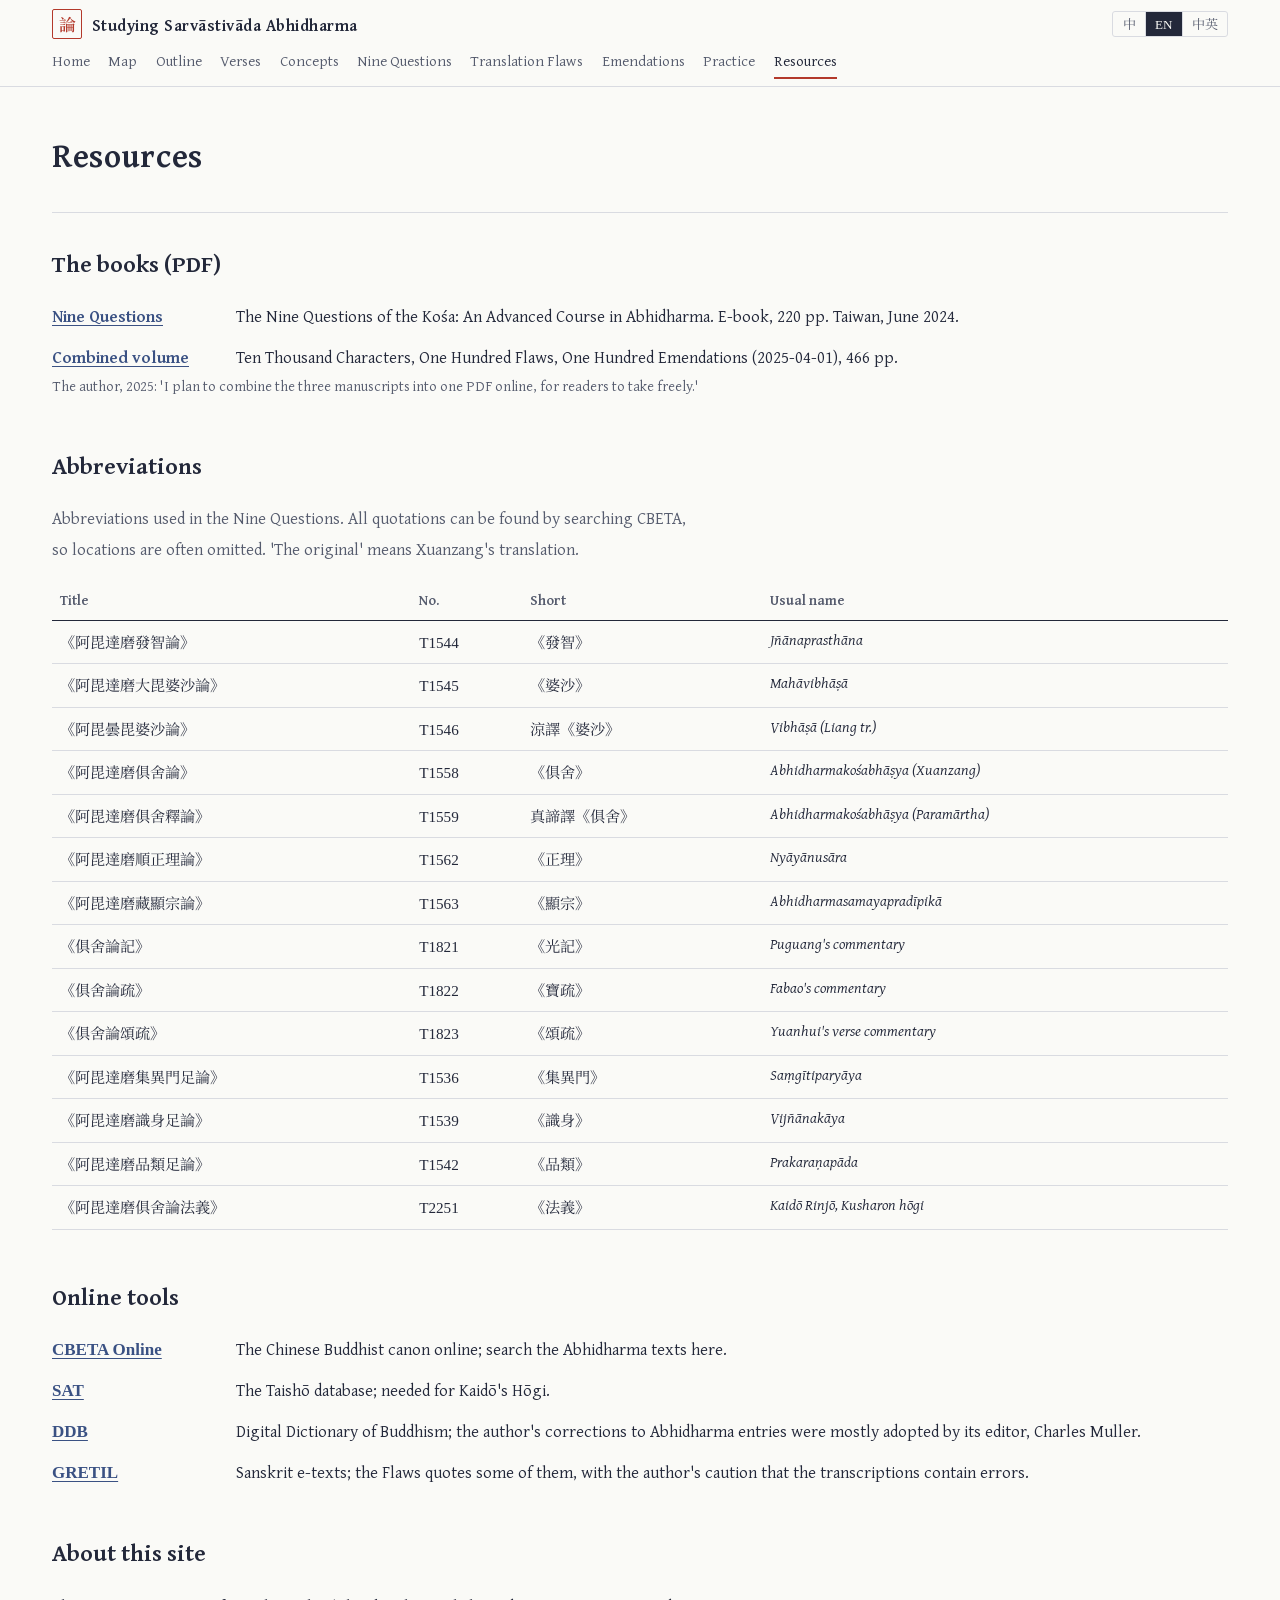
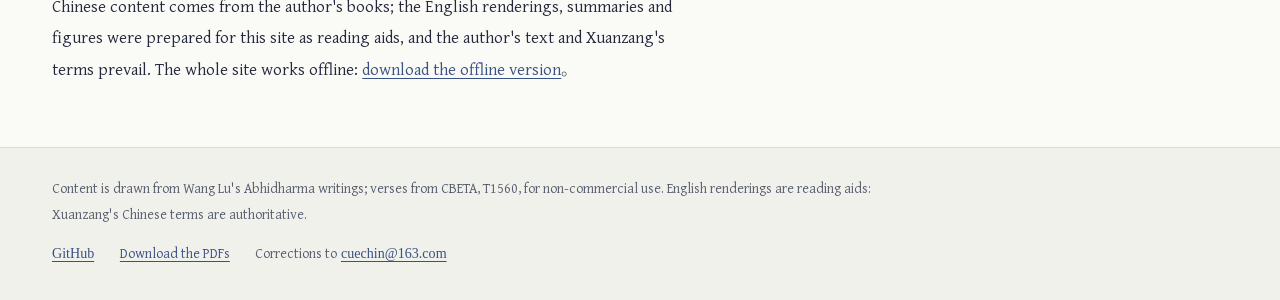
<file: resources.html>
<!DOCTYPE html>
<html lang="zh-CN" data-lang="zh">
<head>
<meta charset="utf-8">
<meta name="viewport" content="width=device-width, initial-scale=1">
<title>资源 | 说一切有部阿毗达磨</title>
<meta name="description" content="著作 PDF 下载、典籍简称表与在线检索工具。 PDF downloads, abbreviations and online tools.">
<meta property="og:title" content="资源 | 说一切有部阿毗达磨">
<meta property="og:description" content="著作 PDF 下载、典籍简称表与在线检索工具。">
<meta property="og:image" content="https://wanglu2016.github.io/abhidharma/assets/og.png">
<meta property="og:type" content="website">
<link rel="icon" href="assets/favicon.svg" type="image/svg+xml">
<script>(function(){var l;try{l=localStorage.getItem('abhi-lang')}catch(e){}if(l!=='zh'&&l!=='en'&&l!=='both'){l=((navigator.language||'').toLowerCase().indexOf('zh')===0)?'zh':'en'}document.documentElement.setAttribute('data-lang',l)})();</script>
<link rel="stylesheet" href="assets/fonts/fonts.css">
<link rel="stylesheet" href="assets/css/site.css">

</head>
<body class="">
<a class="skip" href="#main"><span class="zh" lang="zh-Hans">跳到正文</span><span class="en" lang="en">Skip to content</span></a>
<header class="site">
  <div class="bar">
    <a class="brand" href="index.html"><span class="seal" aria-hidden="true">論</span><span class="brand-t"><span class="zh" lang="zh-Hans">说一切有部阿毗达磨学习</span><span class="en" lang="en">Studying Sarvāstivāda Abhidharma</span></span></a>
    <div class="lang" role="group" aria-label="Language / 语言">
      <button type="button" data-set-lang="zh" lang="zh-Hans">中</button><button type="button" data-set-lang="en" lang="en">EN</button><button type="button" data-set-lang="both" lang="zh-Hans">中英</button>
    </div>
  </div>
  <nav class="main-nav" aria-label="主导航 Main"><a href="index.html"><span class="zh" lang="zh-Hans">首页</span><span class="en" lang="en">Home</span></a><a href="map.html"><span class="zh" lang="zh-Hans">地图</span><span class="en" lang="en">Map</span></a><a href="outline.html"><span class="zh" lang="zh-Hans">纲要</span><span class="en" lang="en">Outline</span></a><a href="verses.html"><span class="zh" lang="zh-Hans">颂文</span><span class="en" lang="en">Verses</span></a><a href="concepts.html"><span class="zh" lang="zh-Hans">概念</span><span class="en" lang="en">Concepts</span></a><a href="jiuti.html"><span class="zh" lang="zh-Hans">九题</span><span class="en" lang="en">Nine Questions</span></a><a href="translations.html"><span class="zh" lang="zh-Hans">英译百瑕</span><span class="en" lang="en">Translation Flaws</span></a><a href="emendations.html"><span class="zh" lang="zh-Hans">理校百例</span><span class="en" lang="en">Emendations</span></a><a href="genpin-1.html"><span class="zh" lang="zh-Hans">练习</span><span class="en" lang="en">Practice</span></a><a href="resources.html" aria-current="page"><span class="zh" lang="zh-Hans">资源</span><span class="en" lang="en">Resources</span></a></nav>
</header>
<main id="main">

<div class="wrap">
 <header class="page-head"><h1><span class="zh" lang="zh-Hans">资源</span><span class="en" lang="en">Resources</span></h1></header>
 <section class="block" id="books">
  <h2><span class="zh" lang="zh-Hans">著作下载</span><span class="en" lang="en">The books (PDF)</span></h2>
  <dl class="tools">
   <dt><a href="books/%E4%BF%B1%E8%88%8D%E4%B9%9D%E9%A1%8C%E9%9B%BB%E5%AD%90%E6%9B%B8.pdf"><span class="zh" lang="zh-Hans">《俱舍九题》</span><span class="en" lang="en">Nine Questions</span></a></dt><dd><span class="zh" lang="zh-Hans">《俱舍九题：高阶阿毗达磨串讲》电子书，220 页。2024 年 6 月台湾华夏出版。</span><span class="en" lang="en">The Nine Questions of the Kośa: An Advanced Course in Abhidharma. E-book, 220 pp. Taiwan, June 2024.</span></dd>
   <dt><a href="books/%E3%80%8A%E4%BF%B1%E8%88%8D%E8%90%AC%E5%AD%97%E3%80%8B%E3%80%8A%E4%BF%B1%E8%88%8D%E8%8B%B1%E8%AD%AF%E7%99%BE%E7%91%95%E3%80%8B%E3%80%8A%E9%98%BF%E6%AF%98%E9%81%94%E7%A3%A8%E7%90%86%E6%A0%A1%E7%99%BE%E4%BE%8B%E3%80%8B250401.pdf"><span class="zh" lang="zh-Hans">合订稿</span><span class="en" lang="en">Combined volume</span></a></dt><dd><span class="zh" lang="zh-Hans">《俱舍万字》《俱舍英译百瑕》《阿毗达磨理校百例》合订稿（2025-04-01），466 页。</span><span class="en" lang="en">Ten Thousand Characters, One Hundred Flaws, One Hundred Emendations (2025-04-01), 466 pp.</span></dd>
  </dl>
  <p class="note"><span class="zh" lang="zh-Hans">作者 2025 年说明：</span><span class="en" lang="en">The author, 2025: </span><span class="zh">“我打算把三稿合成一个 PDF 放在网上，便于读者自行取阅。”</span><span class="en" lang="en">'I plan to combine the three manuscripts into one PDF online, for readers to take freely.'</span></p>
 </section>
 <section class="block" id="abbr">
  <h2><span class="zh" lang="zh-Hans">典籍简称</span><span class="en" lang="en">Abbreviations</span></h2>
  <p class="muted read"><span class="zh" lang="zh-Hans">《俱舍九题》所用简称。引文皆可在 CBETA 直接检索，故书中往往不标册卷页栏行。“原文”指玄奘所译。</span><span class="en" lang="en">Abbreviations used in the Nine Questions. All quotations can be found by searching CBETA, so locations are often omitted. 'The original' means Xuanzang's translation.</span></p>
  <div class="scroll-x"><table class="abbr"><thead><tr><th><span class="zh" lang="zh-Hans">全名</span><span class="en" lang="en">Title</span></th><th><span class="zh" lang="zh-Hans">编号</span><span class="en" lang="en">No.</span></th><th><span class="zh" lang="zh-Hans">简称</span><span class="en" lang="en">Short</span></th><th><span class="zh" lang="zh-Hans">通行梵名或说明</span><span class="en" lang="en">Usual name</span></th></tr></thead><tbody><tr><td lang="zh-Hant">《阿毘達磨發智論》</td><td>T1544</td><td lang="zh-Hant">《發智》</td><td lang="en"><i>Jñānaprasthāna</i></td></tr><tr><td lang="zh-Hant">《阿毘達磨大毘婆沙論》</td><td>T1545</td><td lang="zh-Hant">《婆沙》</td><td lang="en"><i>Mahāvibhāṣā</i></td></tr><tr><td lang="zh-Hant">《阿毘曇毘婆沙論》</td><td>T1546</td><td lang="zh-Hant">涼譯《婆沙》</td><td lang="en"><i>Vibhāṣā (Liang tr.)</i></td></tr><tr><td lang="zh-Hant">《阿毘達磨俱舍論》</td><td>T1558</td><td lang="zh-Hant">《俱舍》</td><td lang="en"><i>Abhidharmakośabhāṣya (Xuanzang)</i></td></tr><tr><td lang="zh-Hant">《阿毘達磨俱舍釋論》</td><td>T1559</td><td lang="zh-Hant">真諦譯《俱舍》</td><td lang="en"><i>Abhidharmakośabhāṣya (Paramārtha)</i></td></tr><tr><td lang="zh-Hant">《阿毘達磨順正理論》</td><td>T1562</td><td lang="zh-Hant">《正理》</td><td lang="en"><i>Nyāyānusāra</i></td></tr><tr><td lang="zh-Hant">《阿毘達磨藏顯宗論》</td><td>T1563</td><td lang="zh-Hant">《顯宗》</td><td lang="en"><i>Abhidharmasamayapradīpikā</i></td></tr><tr><td lang="zh-Hant">《俱舍論記》</td><td>T1821</td><td lang="zh-Hant">《光記》</td><td lang="en"><i>Puguang's commentary</i></td></tr><tr><td lang="zh-Hant">《俱舍論疏》</td><td>T1822</td><td lang="zh-Hant">《寶疏》</td><td lang="en"><i>Fabao's commentary</i></td></tr><tr><td lang="zh-Hant">《俱舍論頌疏》</td><td>T1823</td><td lang="zh-Hant">《頌疏》</td><td lang="en"><i>Yuanhui's verse commentary</i></td></tr><tr><td lang="zh-Hant">《阿毘達磨集異門足論》</td><td>T1536</td><td lang="zh-Hant">《集異門》</td><td lang="en"><i>Saṃgītiparyāya</i></td></tr><tr><td lang="zh-Hant">《阿毘達磨識身足論》</td><td>T1539</td><td lang="zh-Hant">《識身》</td><td lang="en"><i>Vijñānakāya</i></td></tr><tr><td lang="zh-Hant">《阿毘達磨品類足論》</td><td>T1542</td><td lang="zh-Hant">《品類》</td><td lang="en"><i>Prakaraṇapāda</i></td></tr><tr><td lang="zh-Hant">《阿毘達磨俱舍論法義》</td><td>T2251</td><td lang="zh-Hant">《法義》</td><td lang="en"><i>Kaidō Rinjō, Kusharon hōgi</i></td></tr></tbody></table></div>
 </section>
 <section class="block" id="tools">
  <h2><span class="zh" lang="zh-Hans">在线工具</span><span class="en" lang="en">Online tools</span></h2>
  <dl class="tools">
   <dt><a href="https://cbetaonline.dila.edu.tw/">CBETA Online</a></dt><dd><span class="zh" lang="zh-Hans">中华电子佛典。毘昙部原文检索，作者引文均出于此。</span><span class="en" lang="en">The Chinese Buddhist canon online; search the Abhidharma texts here.</span></dd>
   <dt><a href="https://21dzk.l.u-tokyo.ac.jp/SAT/">SAT</a></dt><dd><span class="zh" lang="zh-Hans">大正藏数据库，可检索快道林常《俱舍论法义》等。</span><span class="en" lang="en">The Taishō database; needed for Kaidō's Hōgi.</span></dd>
   <dt><a href="http://www.buddhism-dict.net/ddb/">DDB</a></dt><dd><span class="zh" lang="zh-Hans">Digital Dictionary of Buddhism。作者曾就阿毗达磨词条向主编穆勒教授反馈，多数获采纳。</span><span class="en" lang="en">Digital Dictionary of Buddhism; the author's corrections to Abhidharma entries were mostly adopted by its editor, Charles Muller.</span></dd>
   <dt><a href="https://gretil.sub.uni-goettingen.de/">GRETIL</a></dt><dd><span class="zh" lang="zh-Hans">梵文电子文本库。《英译百瑕》摘录了其中部分梵本，作者提醒录文间有错误。</span><span class="en" lang="en">Sanskrit e-texts; the Flaws quotes some of them, with the author's caution that the transcriptions contain errors.</span></dd>
  </dl>
 </section>
 <section class="block" id="site">
  <h2><span class="zh" lang="zh-Hans">关于本站</span><span class="en" lang="en">About this site</span></h2>
  <div class="read">
   <p><span class="zh" lang="zh-Hans">中文内容取自作者著作；英文译文、提要和图表由本站整理，供阅读参考，如有出入以作者原文和玄奘译语为准。全站可离线使用：</span><span class="en" lang="en">Chinese content comes from the author's books; the English renderings, summaries and figures were prepared for this site as reading aids, and the author's text and Xuanzang's terms prevail. The whole site works offline:</span> <a href="download/abhidharma-site.zip"><span class="zh" lang="zh-Hans">下载离线版</span><span class="en" lang="en">download the offline version</span></a>。</p>
  </div>
 </section>
</div>
</main>
<footer class="site">
  <div class="foot">
    <p><span class="zh" lang="zh-Hans">内容取自王路的阿毗达磨著作；颂文据 CBETA《阿毘達磨俱舍論本頌》（T1560），供非商业使用。英文为辅助译文，以玄奘译语为准。</span><span class="en" lang="en">Content is drawn from Wang Lu's Abhidharma writings; verses from CBETA, T1560, for non-commercial use. English renderings are reading aids: Xuanzang's Chinese terms are authoritative.</span></p>
    <ul class="foot-links"><li><a href="https://github.com/wanglu2016/abhidharma">GitHub</a></li><li><a href="resources.html#books"><span class="zh" lang="zh-Hans">下载著作 PDF</span><span class="en" lang="en">Download the PDFs</span></a></li><li><span class="zh" lang="zh-Hans">勘误请寄</span><span class="en" lang="en">Corrections to</span> <a href="mailto:cuechin@163.com">cuechin@163.com</a></li></ul>
  </div>
</footer>
<script src="assets/js/site.js"></script>

</body>
</html>
</file>
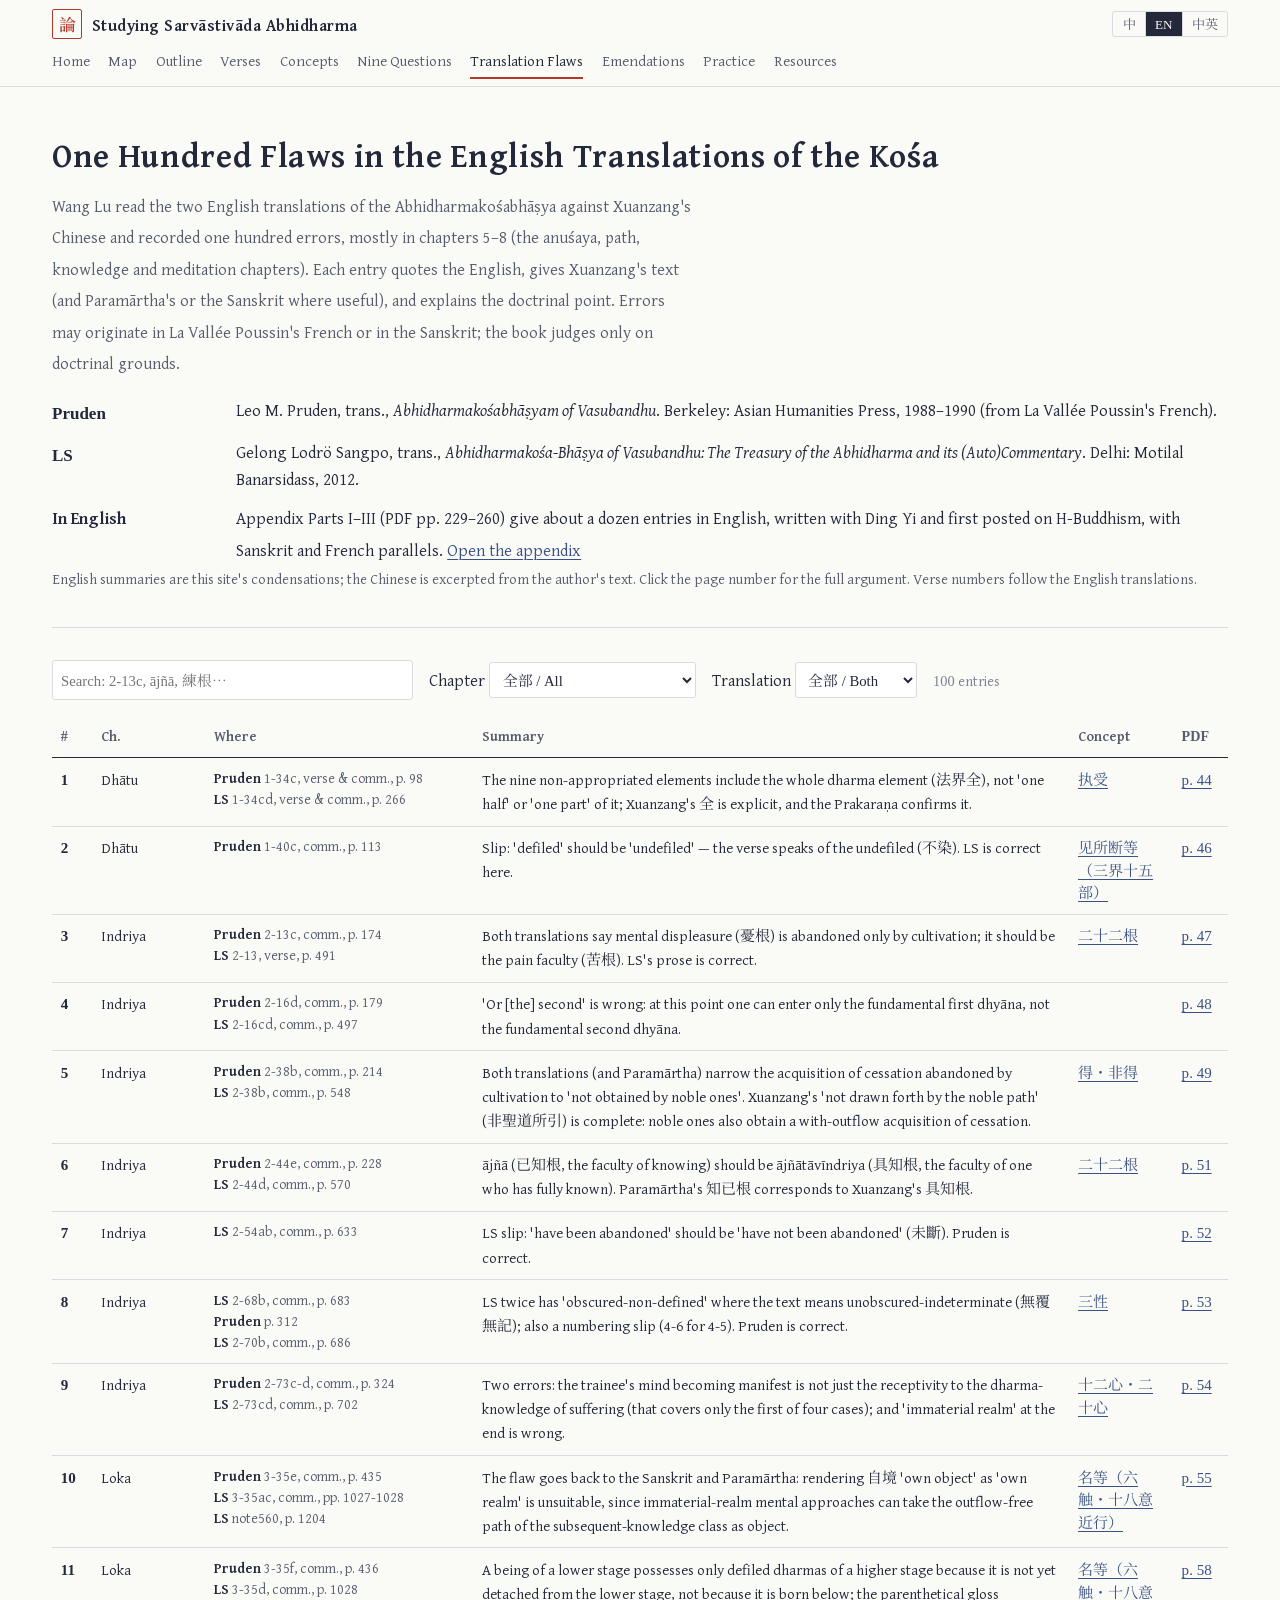
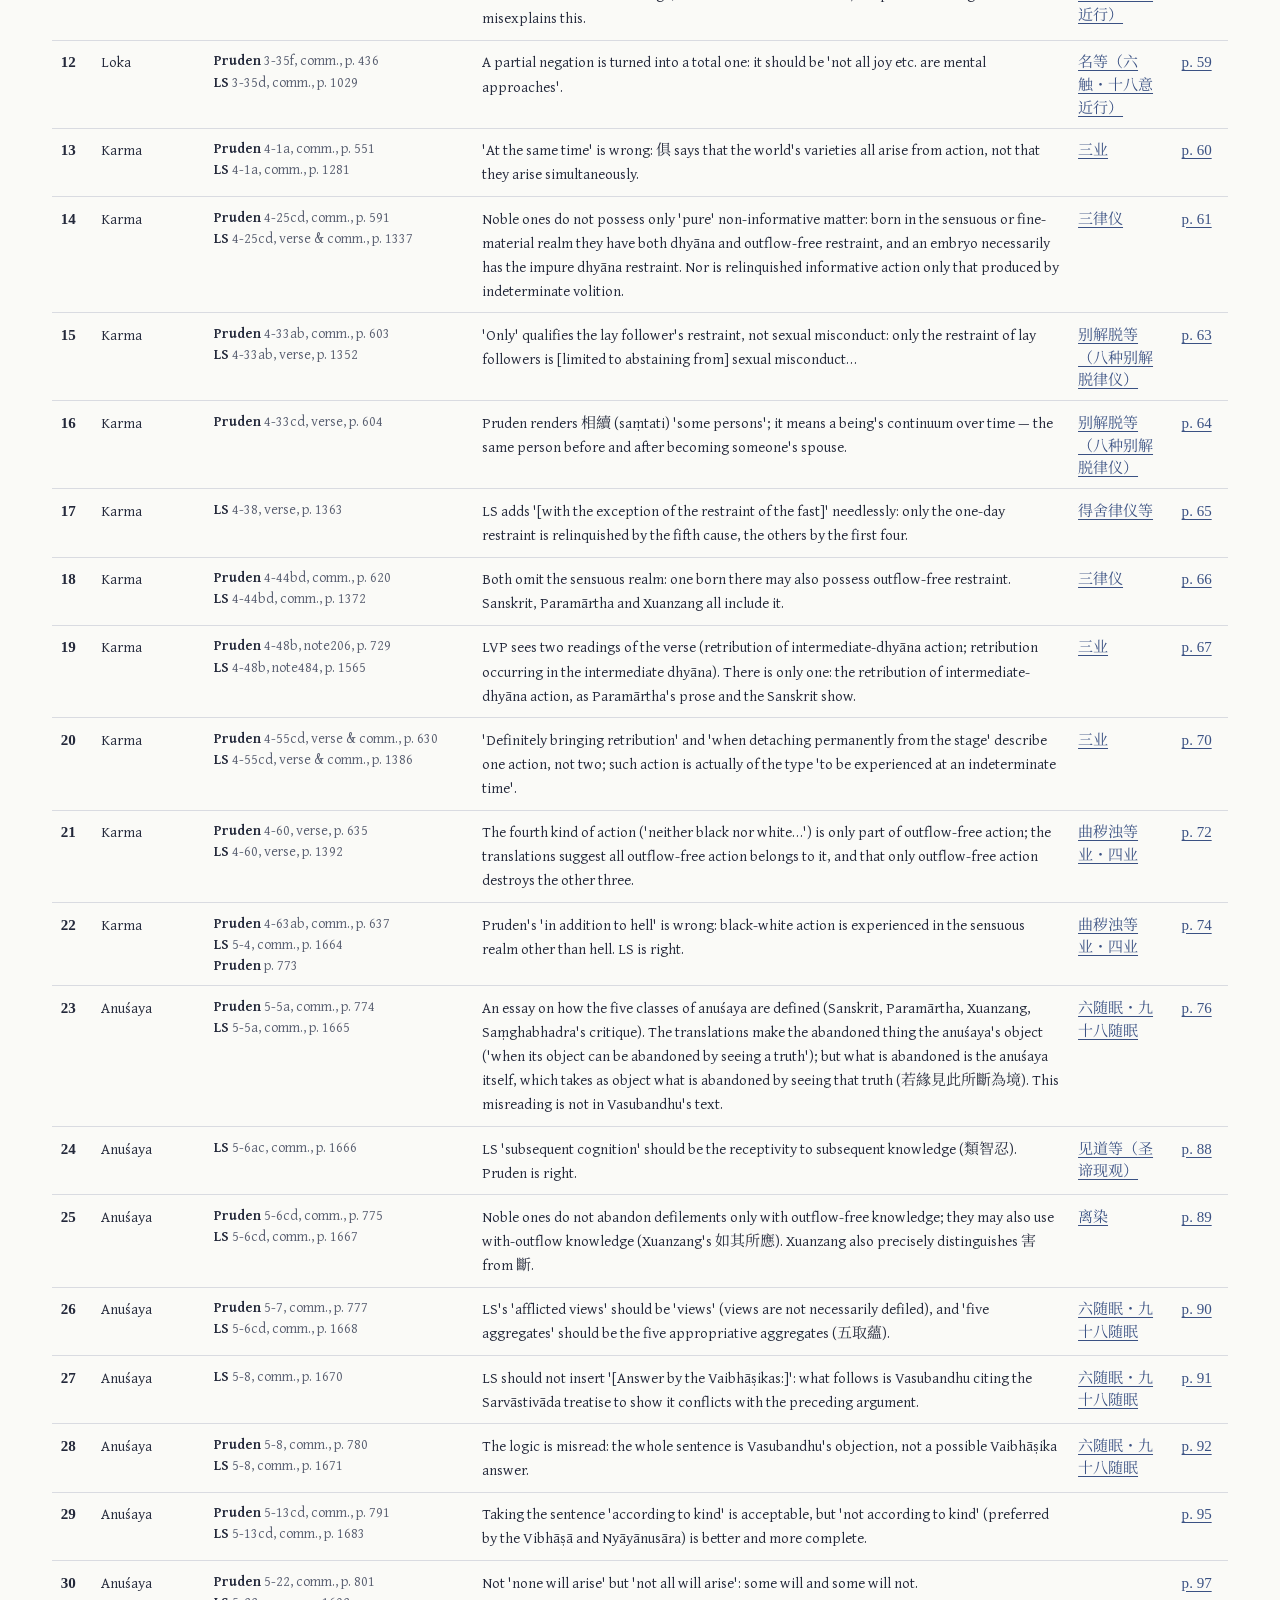
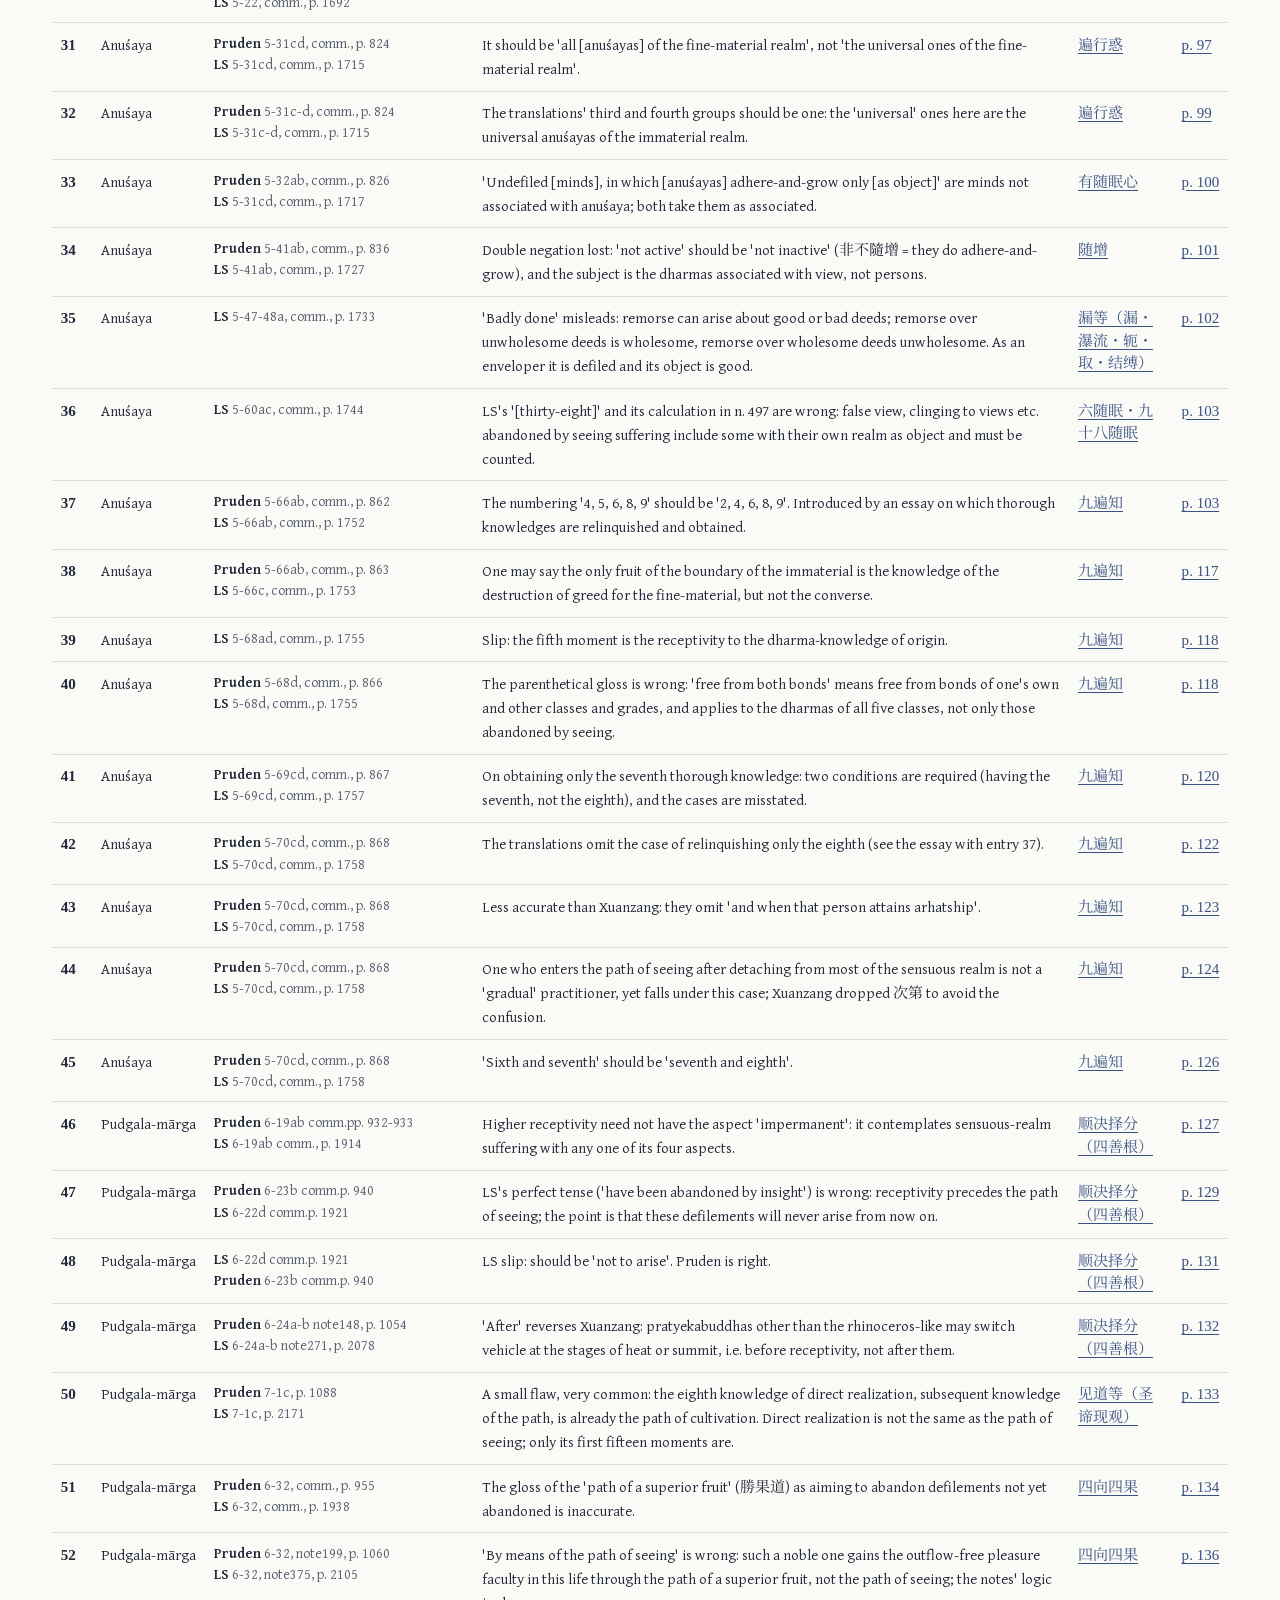
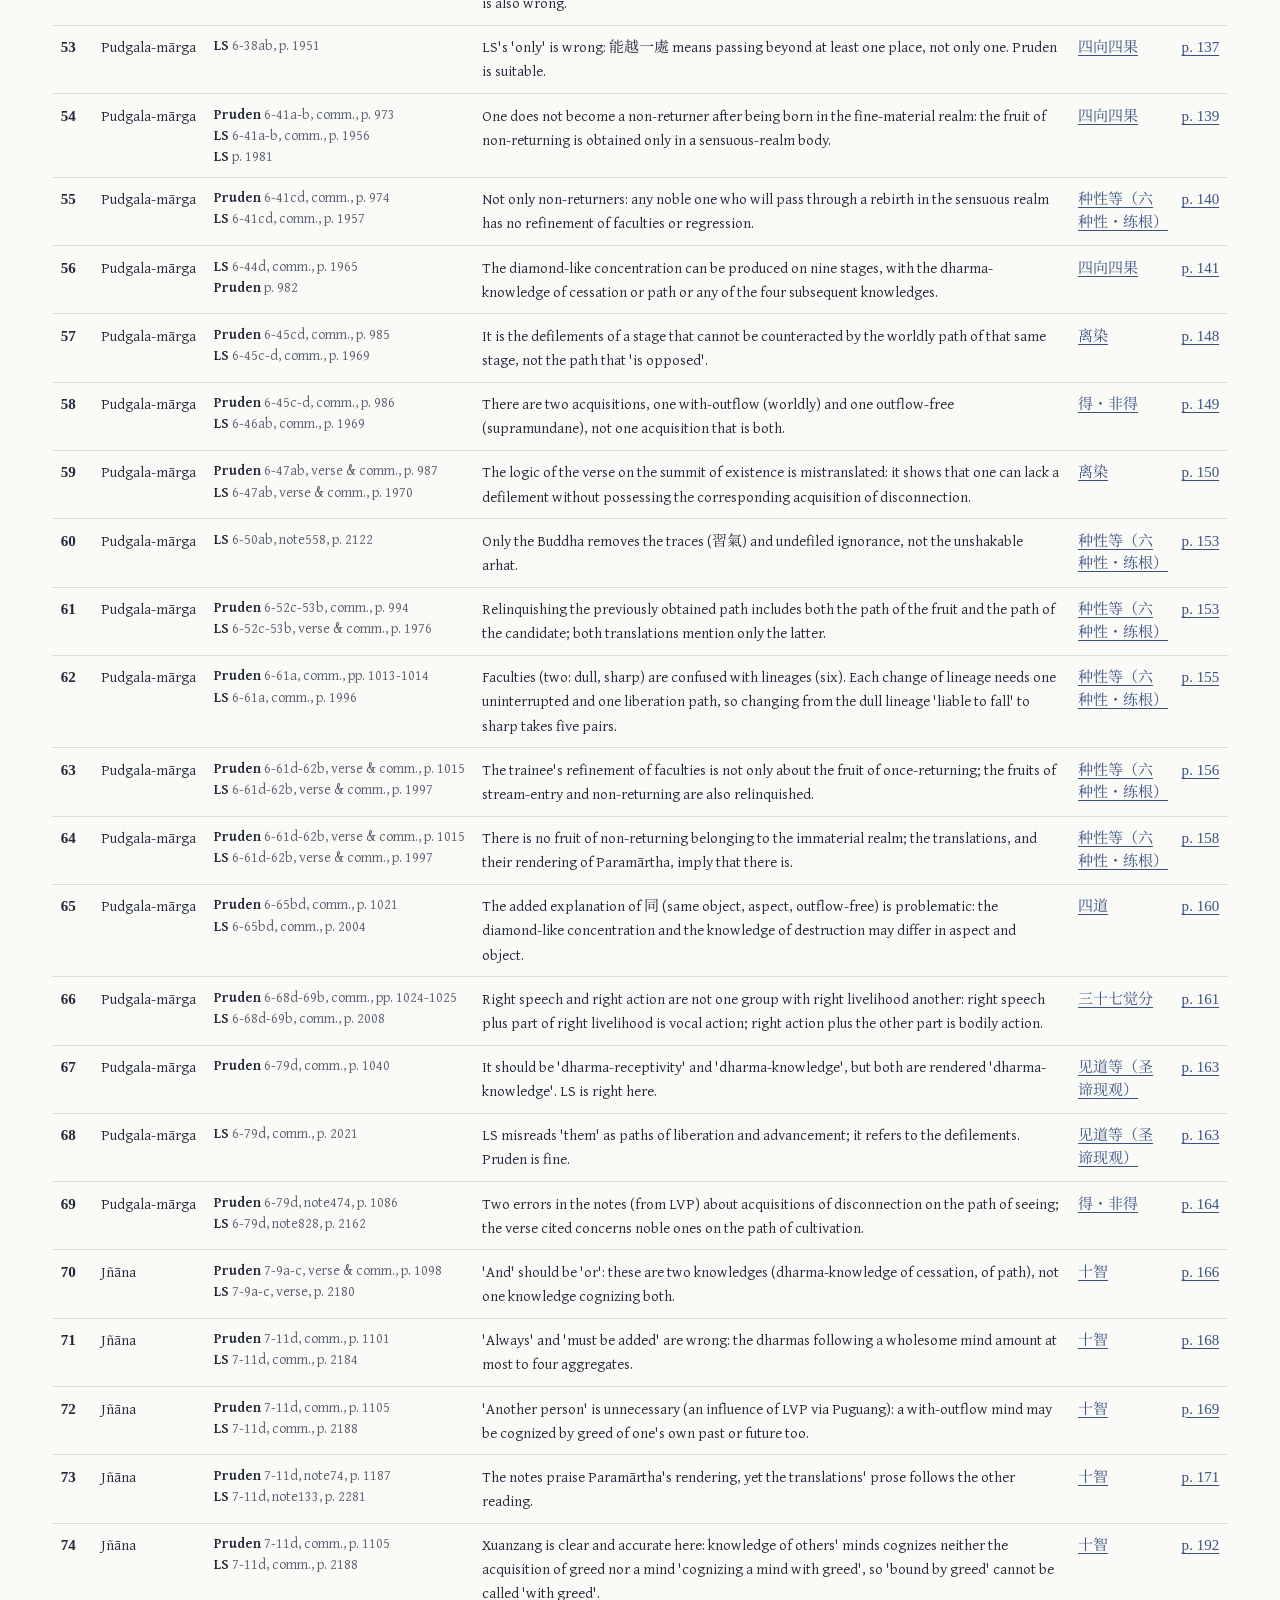
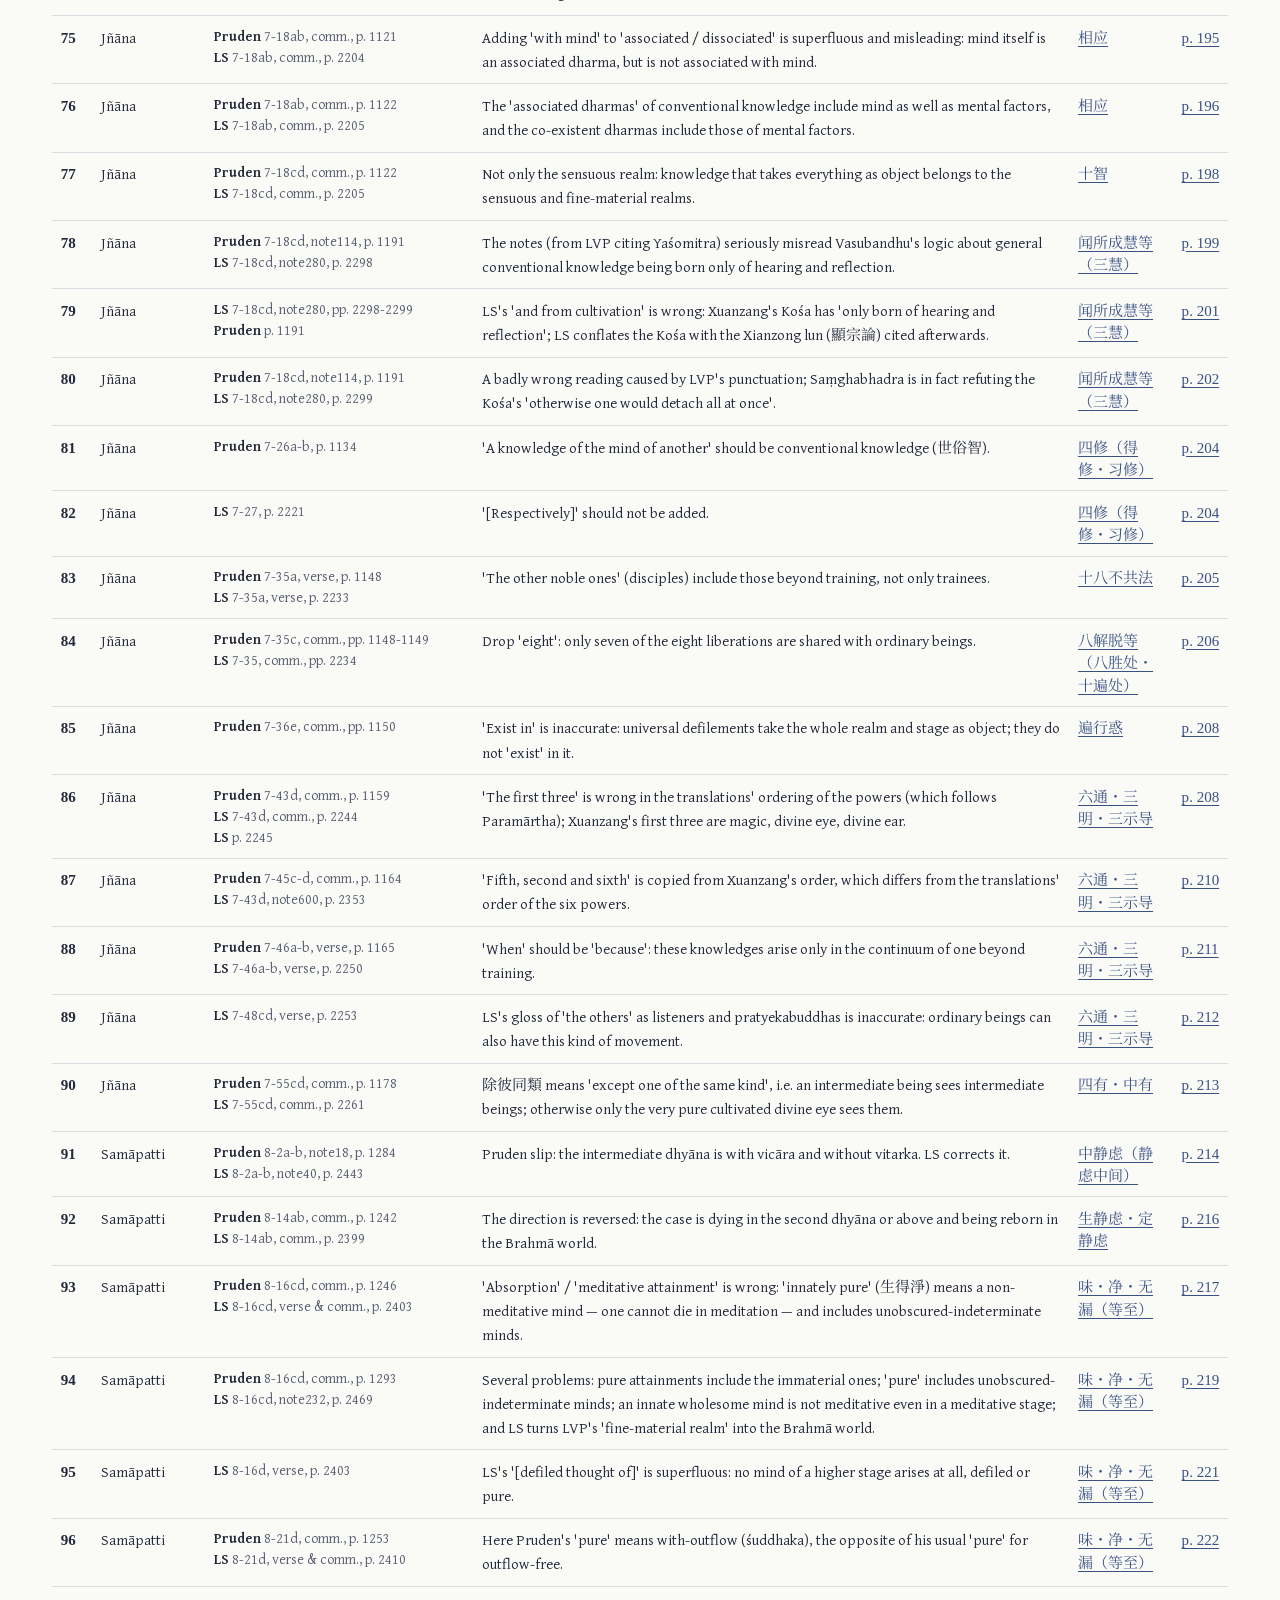
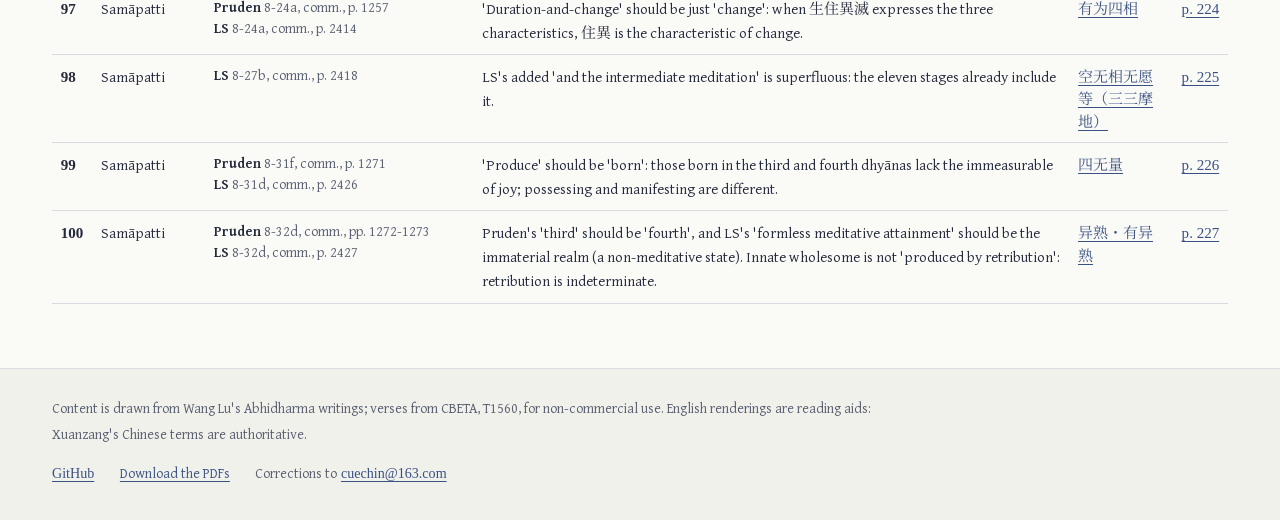
<file: translations.html>
<!DOCTYPE html>
<html lang="zh-CN" data-lang="zh">
<head>
<meta charset="utf-8">
<meta name="viewport" content="width=device-width, initial-scale=1">
<title>英译百瑕 | 说一切有部阿毗达磨</title>
<meta name="description" content="《俱舍英译百瑕》一百条索引：颂号、Pruden 与 Lodrö Sangpo 页码、英文提要与中文要旨。 Index of Wang Lu&#x27;s one hundred flaws in the Pruden and Lodrö Sangpo translations of the Abhidharmakośa, with English summaries.">
<meta property="og:title" content="英译百瑕 | 说一切有部阿毗达磨">
<meta property="og:description" content="《俱舍英译百瑕》一百条索引：颂号、Pruden 与 Lodrö Sangpo 页码、英文提要与中文要旨。">
<meta property="og:image" content="https://wanglu2016.github.io/abhidharma/assets/og.png">
<meta property="og:type" content="website">
<link rel="icon" href="assets/favicon.svg" type="image/svg+xml">
<script>(function(){var l;try{l=localStorage.getItem('abhi-lang')}catch(e){}if(l!=='zh'&&l!=='en'&&l!=='both'){l=((navigator.language||'').toLowerCase().indexOf('zh')===0)?'zh':'en'}document.documentElement.setAttribute('data-lang',l)})();</script>
<link rel="stylesheet" href="assets/fonts/fonts.css">
<link rel="stylesheet" href="assets/css/site.css">

</head>
<body class="">
<a class="skip" href="#main"><span class="zh" lang="zh-Hans">跳到正文</span><span class="en" lang="en">Skip to content</span></a>
<header class="site">
  <div class="bar">
    <a class="brand" href="index.html"><span class="seal" aria-hidden="true">論</span><span class="brand-t"><span class="zh" lang="zh-Hans">说一切有部阿毗达磨学习</span><span class="en" lang="en">Studying Sarvāstivāda Abhidharma</span></span></a>
    <div class="lang" role="group" aria-label="Language / 语言">
      <button type="button" data-set-lang="zh" lang="zh-Hans">中</button><button type="button" data-set-lang="en" lang="en">EN</button><button type="button" data-set-lang="both" lang="zh-Hans">中英</button>
    </div>
  </div>
  <nav class="main-nav" aria-label="主导航 Main"><a href="index.html"><span class="zh" lang="zh-Hans">首页</span><span class="en" lang="en">Home</span></a><a href="map.html"><span class="zh" lang="zh-Hans">地图</span><span class="en" lang="en">Map</span></a><a href="outline.html"><span class="zh" lang="zh-Hans">纲要</span><span class="en" lang="en">Outline</span></a><a href="verses.html"><span class="zh" lang="zh-Hans">颂文</span><span class="en" lang="en">Verses</span></a><a href="concepts.html"><span class="zh" lang="zh-Hans">概念</span><span class="en" lang="en">Concepts</span></a><a href="jiuti.html"><span class="zh" lang="zh-Hans">九题</span><span class="en" lang="en">Nine Questions</span></a><a href="translations.html" aria-current="page"><span class="zh" lang="zh-Hans">英译百瑕</span><span class="en" lang="en">Translation Flaws</span></a><a href="emendations.html"><span class="zh" lang="zh-Hans">理校百例</span><span class="en" lang="en">Emendations</span></a><a href="genpin-1.html"><span class="zh" lang="zh-Hans">练习</span><span class="en" lang="en">Practice</span></a><a href="resources.html"><span class="zh" lang="zh-Hans">资源</span><span class="en" lang="en">Resources</span></a></nav>
</header>
<main id="main">

<div class="wrap" data-filter-scope>
 <header class="page-head">
  <h1><span class="zh" lang="zh-Hans">《俱舍英译百瑕》：英译本一百处错误</span><span class="en" lang="en">One Hundred Flaws in the English Translations of the Kośa</span></h1>
  <div class="read">
   <p class="lede"><span class="en" lang="en">Wang Lu read the two English translations of the Abhidharmakośabhāṣya against Xuanzang's Chinese and recorded one hundred errors, mostly in chapters 5–8 (the anuśaya, path, knowledge and meditation chapters). Each entry quotes the English, gives Xuanzang's text (and Paramārtha's or the Sanskrit where useful), and explains the doctrinal point. Errors may originate in La Vallée Poussin's French or in the Sanskrit; the book judges only on doctrinal grounds.</span><span class="zh">王路以玄奘译本对读《俱舍》两部英译本，记下一百处错误，主要在后四品（随眠、贤圣、智、定）。每条列出英译与玄奘译文（必要时兼列真谛本或梵本），并从阿毗达磨义理上说明。错误有的来自 LVP 法译或梵本，书中只就义理指误。</span></p>
  </div>
  <dl class="tools" style="margin-top:1.2rem">
   <dt>Pruden</dt><dd lang="en">Leo M. Pruden, trans., <i>Abhidharmakośabhāṣyam of Vasubandhu</i>. Berkeley: Asian Humanities Press, 1988–1990 (from La Vallée Poussin's French).</dd>
   <dt>LS</dt><dd lang="en">Gelong Lodrö Sangpo, trans., <i>Abhidharmakośa-Bhāṣya of Vasubandhu: The Treasury of the Abhidharma and its (Auto)Commentary</i>. Delhi: Motilal Banarsidass, 2012.</dd>
   <dt><span class="zh" lang="zh-Hans">英文附录</span><span class="en" lang="en">In English</span></dt><dd><span class="zh" lang="zh-Hans">书末附录 Part I–III（PDF 第 229–260 页）是与丁一合写、发于 H-Buddhism 的英文条目，附梵文、法文平行文本。</span><span class="en" lang="en">Appendix Parts I–III (PDF pp. 229–260) give about a dozen entries in English, written with Ding Yi and first posted on H-Buddhism, with Sanskrit and French parallels.</span> <a href="books/%E3%80%8A%E4%BF%B1%E8%88%8D%E8%90%AC%E5%AD%97%E3%80%8B%E3%80%8A%E4%BF%B1%E8%88%8D%E8%8B%B1%E8%AD%AF%E7%99%BE%E7%91%95%E3%80%8B%E3%80%8A%E9%98%BF%E6%AF%98%E9%81%94%E7%A3%A8%E7%90%86%E6%A0%A1%E7%99%BE%E4%BE%8B%E3%80%8B250401.pdf#page=229" target="_blank" rel="noopener"><span class="zh" lang="zh-Hans">打开附录</span><span class="en" lang="en">Open the appendix</span></a></dd>
  </dl>
  <p class="note"><span class="zh" lang="zh-Hans">下表的英文提要由本站编写，中文要旨节录自作者原文；完整论证请点页码打开 PDF。“颂号”沿用英译本的偈颂编号。</span><span class="en" lang="en">English summaries are this site's condensations; the Chinese is excerpted from the author's text. Click the page number for the full argument. Verse numbers follow the English translations.</span></p>
 </header>
 <div class="ftools">
  <input type="search" data-filter-input placeholder="Search: 2-13c, ājñā, 練根…" aria-label="Search">
  <label><span class="zh" lang="zh-Hans">品</span><span class="en" lang="en">Chapter</span> <select data-filter-select="pin"><option value="">全部 / All</option><option value="jie">分别界品 Dhātu</option><option value="gen">分别根品 Indriya</option><option value="shi">分别世间品 Loka</option><option value="ye">分别业品 Karma</option><option value="sui">分别随眠品 Anuśaya</option><option value="xian">分别贤圣品 Pudgala-mārga</option><option value="zhi">分别智品 Jñāna</option><option value="ding">分别定品 Samāpatti</option></select></label>
  <label><span class="zh" lang="zh-Hans">译本</span><span class="en" lang="en">Translation</span> <select data-filter-select="who"><option value="">全部 / Both</option><option value="Pruden">Pruden</option><option value="LS">Lodrö Sangpo</option></select></label>
  <span class="count"><span data-filter-count></span> <span class="zh" lang="zh-Hans">条</span><span class="en" lang="en">entries</span></span>
 </div>
 <div class="scroll-x">
 <table class="flaws">
  <thead><tr><th>#</th><th><span class="zh" lang="zh-Hans">品</span><span class="en" lang="en">Ch.</span></th><th><span class="zh" lang="zh-Hans">出处</span><span class="en" lang="en">Where</span></th><th><span class="zh" lang="zh-Hans">提要</span><span class="en" lang="en">Summary</span></th><th><span class="zh" lang="zh-Hans">概念</span><span class="en" lang="en">Concept</span></th><th>PDF</th></tr></thead>
  <tbody><tr id="f1" data-filter-item data-text="The nine non-appropriated elements include the whole dharma element (法界全), not &#x27;one half&#x27; or &#x27;one part&#x27; of it; Xuanzang&#x27;s 全 is explicit, and the Prakaraṇa confirms it. 實際上，整個法界都無執受。Pruden 本 one-half 是錯的，LS 本兩處 one part of 也是錯的。 1-34c, verse &amp; comm., p. 98 1-34cd, verse &amp; comm., p. 266 执受 appropriated" data-pin="jie" data-who="LS Pruden">
<td class="no">1</td><td class="pin"><span class="zh" lang="zh-Hans">界品</span><span class="en" lang="en">Dhātu</span></td><td class="ref"><span class="who">Pruden</span> 1-34c, verse &amp; comm., p. 98<br><span class="who">LS</span> 1-34cd, verse &amp; comm., p. 266</td>
<td><span class="en" lang="en">The nine non-appropriated elements include the whole dharma element (法界全), not &#x27;one half&#x27; or &#x27;one part&#x27; of it; Xuanzang&#x27;s 全 is explicit, and the Prakaraṇa confirms it.</span><span class="zh zh-gist" lang="zh-Hant">實際上，整個法界都無執受。Pruden 本 one-half 是錯的，LS 本兩處 one part of 也是錯的。</span></td>
<td><a href="concepts.html#zhishou">执受</a></td><td><a class="pg" href="books/%E3%80%8A%E4%BF%B1%E8%88%8D%E8%90%AC%E5%AD%97%E3%80%8B%E3%80%8A%E4%BF%B1%E8%88%8D%E8%8B%B1%E8%AD%AF%E7%99%BE%E7%91%95%E3%80%8B%E3%80%8A%E9%98%BF%E6%AF%98%E9%81%94%E7%A3%A8%E7%90%86%E6%A0%A1%E7%99%BE%E4%BE%8B%E3%80%8B250401.pdf#page=44" target="_blank" rel="noopener">p. 44</a></td></tr><tr id="f2" data-filter-item data-text="Slip: &#x27;defiled&#x27; should be &#x27;undefiled&#x27; — the verse speaks of the undefiled (不染). LS is correct here. &quot;defiled&quot;錯了，應該是&quot;undefiled&quot;。 1-40c, comm., p. 113 见所断等（三界十五部） abandoned by seeing, by cultivation, not to be abandoned" data-pin="jie" data-who="Pruden">
<td class="no">2</td><td class="pin"><span class="zh" lang="zh-Hans">界品</span><span class="en" lang="en">Dhātu</span></td><td class="ref"><span class="who">Pruden</span> 1-40c, comm., p. 113</td>
<td><span class="en" lang="en">Slip: &#x27;defiled&#x27; should be &#x27;undefiled&#x27; — the verse speaks of the undefiled (不染). LS is correct here.</span><span class="zh zh-gist" lang="zh-Hant">&quot;defiled&quot;錯了，應該是&quot;undefiled&quot;。</span></td>
<td><a href="concepts.html#jiansuoduan">见所断等（三界十五部）</a></td><td><a class="pg" href="books/%E3%80%8A%E4%BF%B1%E8%88%8D%E8%90%AC%E5%AD%97%E3%80%8B%E3%80%8A%E4%BF%B1%E8%88%8D%E8%8B%B1%E8%AD%AF%E7%99%BE%E7%91%95%E3%80%8B%E3%80%8A%E9%98%BF%E6%AF%98%E9%81%94%E7%A3%A8%E7%90%86%E6%A0%A1%E7%99%BE%E4%BE%8B%E3%80%8B250401.pdf#page=46" target="_blank" rel="noopener">p. 46</a></td></tr><tr id="f3" data-filter-item data-text="Both translations say mental displeasure (憂根) is abandoned only by cultivation; it should be the pain faculty (苦根). LS&#x27;s prose is correct. 兩英譯本應該說苦根（displeasure）唯修所斷，誤說成了憂根（dissatisfaction）。 2-13c, comm., p. 174 2-13, verse, p. 491 二十二根 the twenty-two faculties" data-pin="gen" data-who="LS Pruden">
<td class="no">3</td><td class="pin"><span class="zh" lang="zh-Hans">根品</span><span class="en" lang="en">Indriya</span></td><td class="ref"><span class="who">Pruden</span> 2-13c, comm., p. 174<br><span class="who">LS</span> 2-13, verse, p. 491</td>
<td><span class="en" lang="en">Both translations say mental displeasure (憂根) is abandoned only by cultivation; it should be the pain faculty (苦根). LS&#x27;s prose is correct.</span><span class="zh zh-gist" lang="zh-Hant">兩英譯本應該說苦根（displeasure）唯修所斷，誤說成了憂根（dissatisfaction）。</span></td>
<td><a href="concepts.html#ershier">二十二根</a></td><td><a class="pg" href="books/%E3%80%8A%E4%BF%B1%E8%88%8D%E8%90%AC%E5%AD%97%E3%80%8B%E3%80%8A%E4%BF%B1%E8%88%8D%E8%8B%B1%E8%AD%AF%E7%99%BE%E7%91%95%E3%80%8B%E3%80%8A%E9%98%BF%E6%AF%98%E9%81%94%E7%A3%A8%E7%90%86%E6%A0%A1%E7%99%BE%E4%BE%8B%E3%80%8B250401.pdf#page=47" target="_blank" rel="noopener">p. 47</a></td></tr><tr id="f4" data-filter-item data-text="&#x27;Or [the] second&#x27; is wrong: at this point one can enter only the fundamental first dhyāna, not the fundamental second dhyāna. 兩英譯本中&quot;or Second&quot;和&quot;or the second&quot;錯了。 2-16d, comm., p. 179 2-16cd, comm., p. 497  " data-pin="gen" data-who="LS Pruden">
<td class="no">4</td><td class="pin"><span class="zh" lang="zh-Hans">根品</span><span class="en" lang="en">Indriya</span></td><td class="ref"><span class="who">Pruden</span> 2-16d, comm., p. 179<br><span class="who">LS</span> 2-16cd, comm., p. 497</td>
<td><span class="en" lang="en">&#x27;Or [the] second&#x27; is wrong: at this point one can enter only the fundamental first dhyāna, not the fundamental second dhyāna.</span><span class="zh zh-gist" lang="zh-Hant">兩英譯本中&quot;or Second&quot;和&quot;or the second&quot;錯了。</span></td>
<td></td><td><a class="pg" href="books/%E3%80%8A%E4%BF%B1%E8%88%8D%E8%90%AC%E5%AD%97%E3%80%8B%E3%80%8A%E4%BF%B1%E8%88%8D%E8%8B%B1%E8%AD%AF%E7%99%BE%E7%91%95%E3%80%8B%E3%80%8A%E9%98%BF%E6%AF%98%E9%81%94%E7%A3%A8%E7%90%86%E6%A0%A1%E7%99%BE%E4%BE%8B%E3%80%8B250401.pdf#page=48" target="_blank" rel="noopener">p. 48</a></td></tr><tr id="f5" data-filter-item data-text="Both translations (and Paramārtha) narrow the acquisition of cessation abandoned by cultivation to &#x27;not obtained by noble ones&#x27;. Xuanzang&#x27;s &#x27;not drawn forth by the noble path&#x27; (非聖道所引) is complete: noble ones also obtain a with-outflow acquisition of cessation. 兩英譯本和真諦譯本提到修所斷的「擇滅得」時，都表述為「非聖人所得擇滅至得」，這就把範圍縮小了。 2-38b, comm., p. 214 2-38b, comm., p. 548 得・非得 acquisition · non-acquisition" data-pin="gen" data-who="LS Pruden">
<td class="no">5</td><td class="pin"><span class="zh" lang="zh-Hans">根品</span><span class="en" lang="en">Indriya</span></td><td class="ref"><span class="who">Pruden</span> 2-38b, comm., p. 214<br><span class="who">LS</span> 2-38b, comm., p. 548</td>
<td><span class="en" lang="en">Both translations (and Paramārtha) narrow the acquisition of cessation abandoned by cultivation to &#x27;not obtained by noble ones&#x27;. Xuanzang&#x27;s &#x27;not drawn forth by the noble path&#x27; (非聖道所引) is complete: noble ones also obtain a with-outflow acquisition of cessation.</span><span class="zh zh-gist" lang="zh-Hant">兩英譯本和真諦譯本提到修所斷的「擇滅得」時，都表述為「非聖人所得擇滅至得」，這就把範圍縮小了。</span></td>
<td><a href="concepts.html#de">得・非得</a></td><td><a class="pg" href="books/%E3%80%8A%E4%BF%B1%E8%88%8D%E8%90%AC%E5%AD%97%E3%80%8B%E3%80%8A%E4%BF%B1%E8%88%8D%E8%8B%B1%E8%AD%AF%E7%99%BE%E7%91%95%E3%80%8B%E3%80%8A%E9%98%BF%E6%AF%98%E9%81%94%E7%A3%A8%E7%90%86%E6%A0%A1%E7%99%BE%E4%BE%8B%E3%80%8B250401.pdf#page=49" target="_blank" rel="noopener">p. 49</a></td></tr><tr id="f6" data-filter-item data-text="ājñā (已知根, the faculty of knowing) should be ājñātāvīndriya (具知根, the faculty of one who has fully known). Paramārtha&#x27;s 知已根 corresponds to Xuanzang&#x27;s 具知根. 兩英譯本的ājñā 錯了，應該是ājñātāvīndriya。 2-44e, comm., p. 228 2-44d, comm., p. 570 二十二根 the twenty-two faculties" data-pin="gen" data-who="LS Pruden">
<td class="no">6</td><td class="pin"><span class="zh" lang="zh-Hans">根品</span><span class="en" lang="en">Indriya</span></td><td class="ref"><span class="who">Pruden</span> 2-44e, comm., p. 228<br><span class="who">LS</span> 2-44d, comm., p. 570</td>
<td><span class="en" lang="en">ājñā (已知根, the faculty of knowing) should be ājñātāvīndriya (具知根, the faculty of one who has fully known). Paramārtha&#x27;s 知已根 corresponds to Xuanzang&#x27;s 具知根.</span><span class="zh zh-gist" lang="zh-Hant">兩英譯本的ājñā 錯了，應該是ājñātāvīndriya。</span></td>
<td><a href="concepts.html#ershier">二十二根</a></td><td><a class="pg" href="books/%E3%80%8A%E4%BF%B1%E8%88%8D%E8%90%AC%E5%AD%97%E3%80%8B%E3%80%8A%E4%BF%B1%E8%88%8D%E8%8B%B1%E8%AD%AF%E7%99%BE%E7%91%95%E3%80%8B%E3%80%8A%E9%98%BF%E6%AF%98%E9%81%94%E7%A3%A8%E7%90%86%E6%A0%A1%E7%99%BE%E4%BE%8B%E3%80%8B250401.pdf#page=51" target="_blank" rel="noopener">p. 51</a></td></tr><tr id="f7" data-filter-item data-text="LS slip: &#x27;have been abandoned&#x27; should be &#x27;have not been abandoned&#x27; (未斷). Pruden is correct. LS 本的have been abandoned 是個筆誤。 2-54ab, comm., p. 633  " data-pin="gen" data-who="LS">
<td class="no">7</td><td class="pin"><span class="zh" lang="zh-Hans">根品</span><span class="en" lang="en">Indriya</span></td><td class="ref"><span class="who">LS</span> 2-54ab, comm., p. 633</td>
<td><span class="en" lang="en">LS slip: &#x27;have been abandoned&#x27; should be &#x27;have not been abandoned&#x27; (未斷). Pruden is correct.</span><span class="zh zh-gist" lang="zh-Hant">LS 本的have been abandoned 是個筆誤。</span></td>
<td></td><td><a class="pg" href="books/%E3%80%8A%E4%BF%B1%E8%88%8D%E8%90%AC%E5%AD%97%E3%80%8B%E3%80%8A%E4%BF%B1%E8%88%8D%E8%8B%B1%E8%AD%AF%E7%99%BE%E7%91%95%E3%80%8B%E3%80%8A%E9%98%BF%E6%AF%98%E9%81%94%E7%A3%A8%E7%90%86%E6%A0%A1%E7%99%BE%E4%BE%8B%E3%80%8B250401.pdf#page=52" target="_blank" rel="noopener">p. 52</a></td></tr><tr id="f8" data-filter-item data-text="LS twice has &#x27;obscured-non-defined&#x27; where the text means unobscured-indeterminate (無覆無記); also a numbering slip (4-6 for 4-5). Pruden is correct. LS 本兩處obscured-non-defined 錯了。 2-68b, comm., p. 683 p. 312 2-70b, comm., p. 686 三性 the three natures: wholesome, unwholesome, indeterminate" data-pin="gen" data-who="LS Pruden">
<td class="no">8</td><td class="pin"><span class="zh" lang="zh-Hans">根品</span><span class="en" lang="en">Indriya</span></td><td class="ref"><span class="who">LS</span> 2-68b, comm., p. 683<br><span class="who">Pruden</span> p. 312<br><span class="who">LS</span> 2-70b, comm., p. 686</td>
<td><span class="en" lang="en">LS twice has &#x27;obscured-non-defined&#x27; where the text means unobscured-indeterminate (無覆無記); also a numbering slip (4-6 for 4-5). Pruden is correct.</span><span class="zh zh-gist" lang="zh-Hant">LS 本兩處obscured-non-defined 錯了。</span></td>
<td><a href="concepts.html#sanxing">三性</a></td><td><a class="pg" href="books/%E3%80%8A%E4%BF%B1%E8%88%8D%E8%90%AC%E5%AD%97%E3%80%8B%E3%80%8A%E4%BF%B1%E8%88%8D%E8%8B%B1%E8%AD%AF%E7%99%BE%E7%91%95%E3%80%8B%E3%80%8A%E9%98%BF%E6%AF%98%E9%81%94%E7%A3%A8%E7%90%86%E6%A0%A1%E7%99%BE%E4%BE%8B%E3%80%8B250401.pdf#page=53" target="_blank" rel="noopener">p. 53</a></td></tr><tr id="f9" data-filter-item data-text="Two errors: the trainee&#x27;s mind becoming manifest is not just the receptivity to the dharma-knowledge of suffering (that covers only the first of four cases); and &#x27;immaterial realm&#x27; at the end is wrong. 這裡，兩個英譯本分別有兩處錯誤。首先，不能把「若有學心正現前位」解釋為「苦法智忍」namely duḥkhe dharmajñānakṣānti 或thereceptivity to the cognition of the factors with regard touns…… 2-73c-d, comm., p. 324 2-73cd, comm., p. 702 十二心・二十心 the twelve and twenty minds" data-pin="gen" data-who="LS Pruden">
<td class="no">9</td><td class="pin"><span class="zh" lang="zh-Hans">根品</span><span class="en" lang="en">Indriya</span></td><td class="ref"><span class="who">Pruden</span> 2-73c-d, comm., p. 324<br><span class="who">LS</span> 2-73cd, comm., p. 702</td>
<td><span class="en" lang="en">Two errors: the trainee&#x27;s mind becoming manifest is not just the receptivity to the dharma-knowledge of suffering (that covers only the first of four cases); and &#x27;immaterial realm&#x27; at the end is wrong.</span><span class="zh zh-gist" lang="zh-Hant">這裡，兩個英譯本分別有兩處錯誤。首先，不能把「若有學心正現前位」解釋為「苦法智忍」namely duḥkhe dharmajñānakṣānti 或thereceptivity to the cognition of the factors with regard touns……</span></td>
<td><a href="concepts.html#shierxin">十二心・二十心</a></td><td><a class="pg" href="books/%E3%80%8A%E4%BF%B1%E8%88%8D%E8%90%AC%E5%AD%97%E3%80%8B%E3%80%8A%E4%BF%B1%E8%88%8D%E8%8B%B1%E8%AD%AF%E7%99%BE%E7%91%95%E3%80%8B%E3%80%8A%E9%98%BF%E6%AF%98%E9%81%94%E7%A3%A8%E7%90%86%E6%A0%A1%E7%99%BE%E4%BE%8B%E3%80%8B250401.pdf#page=54" target="_blank" rel="noopener">p. 54</a></td></tr><tr id="f10" data-filter-item data-text="The flaw goes back to the Sanskrit and Paramārtha: rendering 自境 &#x27;own object&#x27; as &#x27;own realm&#x27; is unsuitable, since immaterial-realm mental approaches can take the outflow-free path of the subsequent-knowledge class as object. 這裡兩英譯本的瑕疵根源在梵本。梵本和真諦本都存在同樣的問題。 3-35e, comm., p. 435 3-35ac, comm., pp. 1027-1028 note560, p. 1204 名等（六触・十八意近行） name, the six contacts, the eighteen mental approaches" data-pin="shi" data-who="LS Pruden">
<td class="no">10</td><td class="pin"><span class="zh" lang="zh-Hans">世间品</span><span class="en" lang="en">Loka</span></td><td class="ref"><span class="who">Pruden</span> 3-35e, comm., p. 435<br><span class="who">LS</span> 3-35ac, comm., pp. 1027-1028<br><span class="who">LS</span> note560, p. 1204</td>
<td><span class="en" lang="en">The flaw goes back to the Sanskrit and Paramārtha: rendering 自境 &#x27;own object&#x27; as &#x27;own realm&#x27; is unsuitable, since immaterial-realm mental approaches can take the outflow-free path of the subsequent-knowledge class as object.</span><span class="zh zh-gist" lang="zh-Hant">這裡兩英譯本的瑕疵根源在梵本。梵本和真諦本都存在同樣的問題。</span></td>
<td><a href="concepts.html#jinxing">名等（六触・十八意近行）</a></td><td><a class="pg" href="books/%E3%80%8A%E4%BF%B1%E8%88%8D%E8%90%AC%E5%AD%97%E3%80%8B%E3%80%8A%E4%BF%B1%E8%88%8D%E8%8B%B1%E8%AD%AF%E7%99%BE%E7%91%95%E3%80%8B%E3%80%8A%E9%98%BF%E6%AF%98%E9%81%94%E7%A3%A8%E7%90%86%E6%A0%A1%E7%99%BE%E4%BE%8B%E3%80%8B250401.pdf#page=55" target="_blank" rel="noopener">p. 55</a></td></tr><tr id="f11" data-filter-item data-text="A being of a lower stage possesses only defiled dharmas of a higher stage because it is not yet detached from the lower stage, not because it is born below; the parenthetical gloss misexplains this. 下地有情若唯成就上地的染污法並不是因為生在下地，而是因為未離下地染； 3-35f, comm., p. 436 3-35d, comm., p. 1028 名等（六触・十八意近行） name, the six contacts, the eighteen mental approaches" data-pin="shi" data-who="LS Pruden">
<td class="no">11</td><td class="pin"><span class="zh" lang="zh-Hans">世间品</span><span class="en" lang="en">Loka</span></td><td class="ref"><span class="who">Pruden</span> 3-35f, comm., p. 436<br><span class="who">LS</span> 3-35d, comm., p. 1028</td>
<td><span class="en" lang="en">A being of a lower stage possesses only defiled dharmas of a higher stage because it is not yet detached from the lower stage, not because it is born below; the parenthetical gloss misexplains this.</span><span class="zh zh-gist" lang="zh-Hant">下地有情若唯成就上地的染污法並不是因為生在下地，而是因為未離下地染；</span></td>
<td><a href="concepts.html#jinxing">名等（六触・十八意近行）</a></td><td><a class="pg" href="books/%E3%80%8A%E4%BF%B1%E8%88%8D%E8%90%AC%E5%AD%97%E3%80%8B%E3%80%8A%E4%BF%B1%E8%88%8D%E8%8B%B1%E8%AD%AF%E7%99%BE%E7%91%95%E3%80%8B%E3%80%8A%E9%98%BF%E6%AF%98%E9%81%94%E7%A3%A8%E7%90%86%E6%A0%A1%E7%99%BE%E4%BE%8B%E3%80%8B250401.pdf#page=58" target="_blank" rel="noopener">p. 58</a></td></tr><tr id="f12" data-filter-item data-text="A partial negation is turned into a total one: it should be &#x27;not all joy etc. are mental approaches&#x27;. 這裡是部分否定，兩英譯本解釋成了完全否定。應該是「並非所有的喜等都是意近行」。 3-35f, comm., p. 436 3-35d, comm., p. 1029 名等（六触・十八意近行） name, the six contacts, the eighteen mental approaches" data-pin="shi" data-who="LS Pruden">
<td class="no">12</td><td class="pin"><span class="zh" lang="zh-Hans">世间品</span><span class="en" lang="en">Loka</span></td><td class="ref"><span class="who">Pruden</span> 3-35f, comm., p. 436<br><span class="who">LS</span> 3-35d, comm., p. 1029</td>
<td><span class="en" lang="en">A partial negation is turned into a total one: it should be &#x27;not all joy etc. are mental approaches&#x27;.</span><span class="zh zh-gist" lang="zh-Hant">這裡是部分否定，兩英譯本解釋成了完全否定。應該是「並非所有的喜等都是意近行」。</span></td>
<td><a href="concepts.html#jinxing">名等（六触・十八意近行）</a></td><td><a class="pg" href="books/%E3%80%8A%E4%BF%B1%E8%88%8D%E8%90%AC%E5%AD%97%E3%80%8B%E3%80%8A%E4%BF%B1%E8%88%8D%E8%8B%B1%E8%AD%AF%E7%99%BE%E7%91%95%E3%80%8B%E3%80%8A%E9%98%BF%E6%AF%98%E9%81%94%E7%A3%A8%E7%90%86%E6%A0%A1%E7%99%BE%E4%BE%8B%E3%80%8B250401.pdf#page=59" target="_blank" rel="noopener">p. 59</a></td></tr><tr id="f13" data-filter-item data-text="&#x27;At the same time&#x27; is wrong: 俱 says that the world&#x27;s varieties all arise from action, not that they arise simultaneously. 英譯本&quot;at the same time&quot;是錯誤的。 4-1a, comm., p. 551 4-1a, comm., p. 1281 三业 the three kinds of action" data-pin="ye" data-who="LS Pruden">
<td class="no">13</td><td class="pin"><span class="zh" lang="zh-Hans">业品</span><span class="en" lang="en">Karma</span></td><td class="ref"><span class="who">Pruden</span> 4-1a, comm., p. 551<br><span class="who">LS</span> 4-1a, comm., p. 1281</td>
<td><span class="en" lang="en">&#x27;At the same time&#x27; is wrong: 俱 says that the world&#x27;s varieties all arise from action, not that they arise simultaneously.</span><span class="zh zh-gist" lang="zh-Hant">英譯本&quot;at the same time&quot;是錯誤的。</span></td>
<td><a href="concepts.html#sanye">三业</a></td><td><a class="pg" href="books/%E3%80%8A%E4%BF%B1%E8%88%8D%E8%90%AC%E5%AD%97%E3%80%8B%E3%80%8A%E4%BF%B1%E8%88%8D%E8%8B%B1%E8%AD%AF%E7%99%BE%E7%91%95%E3%80%8B%E3%80%8A%E9%98%BF%E6%AF%98%E9%81%94%E7%A3%A8%E7%90%86%E6%A0%A1%E7%99%BE%E4%BE%8B%E3%80%8B250401.pdf#page=60" target="_blank" rel="noopener">p. 60</a></td></tr><tr id="f14" data-filter-item data-text="Noble ones do not possess only &#x27;pure&#x27; non-informative matter: born in the sensuous or fine-material realm they have both dhyāna and outflow-free restraint, and an embryo necessarily has the impure dhyāna restraint. Nor is relinquished informative action only that produced by indeterminate volition. Pruden 本長行把聖者唯成的無表解釋為「無漏」pure，LS 本頌和長行中都如此解釋，這是不準確的。 4-25cd, comm., p. 591 4-25cd, verse &amp; comm., p. 1337 三律仪 the three restraints" data-pin="ye" data-who="LS Pruden">
<td class="no">14</td><td class="pin"><span class="zh" lang="zh-Hans">业品</span><span class="en" lang="en">Karma</span></td><td class="ref"><span class="who">Pruden</span> 4-25cd, comm., p. 591<br><span class="who">LS</span> 4-25cd, verse &amp; comm., p. 1337</td>
<td><span class="en" lang="en">Noble ones do not possess only &#x27;pure&#x27; non-informative matter: born in the sensuous or fine-material realm they have both dhyāna and outflow-free restraint, and an embryo necessarily has the impure dhyāna restraint. Nor is relinquished informative action only that produced by indeterminate volition.</span><span class="zh zh-gist" lang="zh-Hant">Pruden 本長行把聖者唯成的無表解釋為「無漏」pure，LS 本頌和長行中都如此解釋，這是不準確的。</span></td>
<td><a href="concepts.html#luyi">三律仪</a></td><td><a class="pg" href="books/%E3%80%8A%E4%BF%B1%E8%88%8D%E8%90%AC%E5%AD%97%E3%80%8B%E3%80%8A%E4%BF%B1%E8%88%8D%E8%8B%B1%E8%AD%AF%E7%99%BE%E7%91%95%E3%80%8B%E3%80%8A%E9%98%BF%E6%AF%98%E9%81%94%E7%A3%A8%E7%90%86%E6%A0%A1%E7%99%BE%E4%BE%8B%E3%80%8B250401.pdf#page=61" target="_blank" rel="noopener">p. 61</a></td></tr><tr id="f15" data-filter-item data-text="&#x27;Only&#x27; qualifies the lay follower&#x27;s restraint, not sexual misconduct: only the restraint of lay followers is [limited to abstaining from] sexual misconduct… 這是比較「近事律儀」與其他律儀的差別，「唯」only 應該是限定「近事律儀」的，不是限定「欲邪行」的。 4-33ab, comm., p. 603 4-33ab, verse, p. 1352 别解脱等（八种别解脱律仪） the prātimokṣa restraints" data-pin="ye" data-who="LS Pruden">
<td class="no">15</td><td class="pin"><span class="zh" lang="zh-Hans">业品</span><span class="en" lang="en">Karma</span></td><td class="ref"><span class="who">Pruden</span> 4-33ab, comm., p. 603<br><span class="who">LS</span> 4-33ab, verse, p. 1352</td>
<td><span class="en" lang="en">&#x27;Only&#x27; qualifies the lay follower&#x27;s restraint, not sexual misconduct: only the restraint of lay followers is [limited to abstaining from] sexual misconduct…</span><span class="zh zh-gist" lang="zh-Hant">這是比較「近事律儀」與其他律儀的差別，「唯」only 應該是限定「近事律儀」的，不是限定「欲邪行」的。</span></td>
<td><a href="concepts.html#biejietuo">别解脱等（八种别解脱律仪）</a></td><td><a class="pg" href="books/%E3%80%8A%E4%BF%B1%E8%88%8D%E8%90%AC%E5%AD%97%E3%80%8B%E3%80%8A%E4%BF%B1%E8%88%8D%E8%8B%B1%E8%AD%AF%E7%99%BE%E7%91%95%E3%80%8B%E3%80%8A%E9%98%BF%E6%AF%98%E9%81%94%E7%A3%A8%E7%90%86%E6%A0%A1%E7%99%BE%E4%BE%8B%E3%80%8B250401.pdf#page=63" target="_blank" rel="noopener">p. 63</a></td></tr><tr id="f16" data-filter-item data-text="Pruden renders 相續 (saṃtati) &#x27;some persons&#x27;; it means a being&#x27;s continuum over time — the same person before and after becoming someone&#x27;s spouse. Pruden 把「相續」saṃtateḥ翻譯成some persons 是不正確的。 4-33cd, verse, p. 604 别解脱等（八种别解脱律仪） the prātimokṣa restraints" data-pin="ye" data-who="Pruden">
<td class="no">16</td><td class="pin"><span class="zh" lang="zh-Hans">业品</span><span class="en" lang="en">Karma</span></td><td class="ref"><span class="who">Pruden</span> 4-33cd, verse, p. 604</td>
<td><span class="en" lang="en">Pruden renders 相續 (saṃtati) &#x27;some persons&#x27;; it means a being&#x27;s continuum over time — the same person before and after becoming someone&#x27;s spouse.</span><span class="zh zh-gist" lang="zh-Hant">Pruden 把「相續」saṃtateḥ翻譯成some persons 是不正確的。</span></td>
<td><a href="concepts.html#biejietuo">别解脱等（八种别解脱律仪）</a></td><td><a class="pg" href="books/%E3%80%8A%E4%BF%B1%E8%88%8D%E8%90%AC%E5%AD%97%E3%80%8B%E3%80%8A%E4%BF%B1%E8%88%8D%E8%8B%B1%E8%AD%AF%E7%99%BE%E7%91%95%E3%80%8B%E3%80%8A%E9%98%BF%E6%AF%98%E9%81%94%E7%A3%A8%E7%90%86%E6%A0%A1%E7%99%BE%E4%BE%8B%E3%80%8B250401.pdf#page=64" target="_blank" rel="noopener">p. 64</a></td></tr><tr id="f17" data-filter-item data-text="LS adds &#x27;[with the exception of the restraint of the fast]&#x27; needlessly: only the one-day restraint is relinquished by the fifth cause, the others by the first four. LS 本補充的[With the exception of the restraint of the fast]是畫蛇添足，因為只有近住律儀是由以下五緣捨，其餘律儀則由前四緣捨。 4-38, verse, p. 1363 得舍律仪等 obtaining and relinquishing restraint" data-pin="ye" data-who="LS">
<td class="no">17</td><td class="pin"><span class="zh" lang="zh-Hans">业品</span><span class="en" lang="en">Karma</span></td><td class="ref"><span class="who">LS</span> 4-38, verse, p. 1363</td>
<td><span class="en" lang="en">LS adds &#x27;[with the exception of the restraint of the fast]&#x27; needlessly: only the one-day restraint is relinquished by the fifth cause, the others by the first four.</span><span class="zh zh-gist" lang="zh-Hant">LS 本補充的[With the exception of the restraint of the fast]是畫蛇添足，因為只有近住律儀是由以下五緣捨，其餘律儀則由前四緣捨。</span></td>
<td><a href="concepts.html#deshe">得舍律仪等</a></td><td><a class="pg" href="books/%E3%80%8A%E4%BF%B1%E8%88%8D%E8%90%AC%E5%AD%97%E3%80%8B%E3%80%8A%E4%BF%B1%E8%88%8D%E8%8B%B1%E8%AD%AF%E7%99%BE%E7%91%95%E3%80%8B%E3%80%8A%E9%98%BF%E6%AF%98%E9%81%94%E7%A3%A8%E7%90%86%E6%A0%A1%E7%99%BE%E4%BE%8B%E3%80%8B250401.pdf#page=65" target="_blank" rel="noopener">p. 65</a></td></tr><tr id="f18" data-filter-item data-text="Both omit the sensuous realm: one born there may also possess outflow-free restraint. Sanskrit, Paramārtha and Xuanzang all include it. 兩英譯本都忽略了欲界。生欲界也容成就無漏律儀。 4-44bd, comm., p. 620 4-44bd, comm., p. 1372 三律仪 the three restraints" data-pin="ye" data-who="LS Pruden">
<td class="no">18</td><td class="pin"><span class="zh" lang="zh-Hans">业品</span><span class="en" lang="en">Karma</span></td><td class="ref"><span class="who">Pruden</span> 4-44bd, comm., p. 620<br><span class="who">LS</span> 4-44bd, comm., p. 1372</td>
<td><span class="en" lang="en">Both omit the sensuous realm: one born there may also possess outflow-free restraint. Sanskrit, Paramārtha and Xuanzang all include it.</span><span class="zh zh-gist" lang="zh-Hant">兩英譯本都忽略了欲界。生欲界也容成就無漏律儀。</span></td>
<td><a href="concepts.html#luyi">三律仪</a></td><td><a class="pg" href="books/%E3%80%8A%E4%BF%B1%E8%88%8D%E8%90%AC%E5%AD%97%E3%80%8B%E3%80%8A%E4%BF%B1%E8%88%8D%E8%8B%B1%E8%AD%AF%E7%99%BE%E7%91%95%E3%80%8B%E3%80%8A%E9%98%BF%E6%AF%98%E9%81%94%E7%A3%A8%E7%90%86%E6%A0%A1%E7%99%BE%E4%BE%8B%E3%80%8B250401.pdf#page=66" target="_blank" rel="noopener">p. 66</a></td></tr><tr id="f19" data-filter-item data-text="LVP sees two readings of the verse (retribution of intermediate-dhyāna action; retribution occurring in the intermediate dhyāna). There is only one: the retribution of intermediate-dhyāna action, as Paramārtha&#x27;s prose and the Sanskrit show. 其實，只有一種理解，就是「中間定之異熟」。 4-48b, note206, p. 729 4-48b, note484, p. 1565 三业 the three kinds of action" data-pin="ye" data-who="LS Pruden">
<td class="no">19</td><td class="pin"><span class="zh" lang="zh-Hans">业品</span><span class="en" lang="en">Karma</span></td><td class="ref"><span class="who">Pruden</span> 4-48b, note206, p. 729<br><span class="who">LS</span> 4-48b, note484, p. 1565</td>
<td><span class="en" lang="en">LVP sees two readings of the verse (retribution of intermediate-dhyāna action; retribution occurring in the intermediate dhyāna). There is only one: the retribution of intermediate-dhyāna action, as Paramārtha&#x27;s prose and the Sanskrit show.</span><span class="zh zh-gist" lang="zh-Hant">其實，只有一種理解，就是「中間定之異熟」。</span></td>
<td><a href="concepts.html#sanye">三业</a></td><td><a class="pg" href="books/%E3%80%8A%E4%BF%B1%E8%88%8D%E8%90%AC%E5%AD%97%E3%80%8B%E3%80%8A%E4%BF%B1%E8%88%8D%E8%8B%B1%E8%AD%AF%E7%99%BE%E7%91%95%E3%80%8B%E3%80%8A%E9%98%BF%E6%AF%98%E9%81%94%E7%A3%A8%E7%90%86%E6%A0%A1%E7%99%BE%E4%BE%8B%E3%80%8B250401.pdf#page=67" target="_blank" rel="noopener">p. 67</a></td></tr><tr id="f20" data-filter-item data-text="&#x27;Definitely bringing retribution&#x27; and &#x27;when detaching permanently from the stage&#x27; describe one action, not two; such action is actually of the type &#x27;to be experienced at an indeterminate time&#x27;. 「及定招異熟，得永離地業」，說的是一種業：有情在永離此地染時定當受異熟的此地業，「永離地」和「定招異熟」兩個條件缺一不可，共同作為此業的限制。 4-55cd, verse &amp; comm., p. 630 4-55cd, verse &amp; comm., p. 1386 三业 the three kinds of action" data-pin="ye" data-who="LS Pruden">
<td class="no">20</td><td class="pin"><span class="zh" lang="zh-Hans">业品</span><span class="en" lang="en">Karma</span></td><td class="ref"><span class="who">Pruden</span> 4-55cd, verse &amp; comm., p. 630<br><span class="who">LS</span> 4-55cd, verse &amp; comm., p. 1386</td>
<td><span class="en" lang="en">&#x27;Definitely bringing retribution&#x27; and &#x27;when detaching permanently from the stage&#x27; describe one action, not two; such action is actually of the type &#x27;to be experienced at an indeterminate time&#x27;.</span><span class="zh zh-gist" lang="zh-Hant">「及定招異熟，得永離地業」，說的是一種業：有情在永離此地染時定當受異熟的此地業，「永離地」和「定招異熟」兩個條件缺一不可，共同作為此業的限制。</span></td>
<td><a href="concepts.html#sanye">三业</a></td><td><a class="pg" href="books/%E3%80%8A%E4%BF%B1%E8%88%8D%E8%90%AC%E5%AD%97%E3%80%8B%E3%80%8A%E4%BF%B1%E8%88%8D%E8%8B%B1%E8%AD%AF%E7%99%BE%E7%91%95%E3%80%8B%E3%80%8A%E9%98%BF%E6%AF%98%E9%81%94%E7%A3%A8%E7%90%86%E6%A0%A1%E7%99%BE%E4%BE%8B%E3%80%8B250401.pdf#page=70" target="_blank" rel="noopener">p. 70</a></td></tr><tr id="f21" data-filter-item data-text="The fourth kind of action (&#x27;neither black nor white…&#x27;) is only part of outflow-free action; the translations suggest all outflow-free action belongs to it, and that only outflow-free action destroys the other three. 梵本的tatkṣayāya nirāsravam，真諦譯作「能滅彼無流」，玄奘譯作「能盡彼無漏」，皆表示：第四種業，即「非黑非白無異熟能盡諸業」，是無漏業中的一部分，不包括所有的無漏業。 4-60, verse, p. 635 4-60, verse, p. 1392 曲秽浊等业・四业 crooked, faulty, turbid actions; the four kinds of action" data-pin="ye" data-who="LS Pruden">
<td class="no">21</td><td class="pin"><span class="zh" lang="zh-Hans">业品</span><span class="en" lang="en">Karma</span></td><td class="ref"><span class="who">Pruden</span> 4-60, verse, p. 635<br><span class="who">LS</span> 4-60, verse, p. 1392</td>
<td><span class="en" lang="en">The fourth kind of action (&#x27;neither black nor white…&#x27;) is only part of outflow-free action; the translations suggest all outflow-free action belongs to it, and that only outflow-free action destroys the other three.</span><span class="zh zh-gist" lang="zh-Hant">梵本的tatkṣayāya nirāsravam，真諦譯作「能滅彼無流」，玄奘譯作「能盡彼無漏」，皆表示：第四種業，即「非黑非白無異熟能盡諸業」，是無漏業中的一部分，不包括所有的無漏業。</span></td>
<td><a href="concepts.html#siye">曲秽浊等业・四业</a></td><td><a class="pg" href="books/%E3%80%8A%E4%BF%B1%E8%88%8D%E8%90%AC%E5%AD%97%E3%80%8B%E3%80%8A%E4%BF%B1%E8%88%8D%E8%8B%B1%E8%AD%AF%E7%99%BE%E7%91%95%E3%80%8B%E3%80%8A%E9%98%BF%E6%AF%98%E9%81%94%E7%A3%A8%E7%90%86%E6%A0%A1%E7%99%BE%E4%BE%8B%E3%80%8B250401.pdf#page=72" target="_blank" rel="noopener">p. 72</a></td></tr><tr id="f22" data-filter-item data-text="Pruden&#x27;s &#x27;in addition to hell&#x27; is wrong: black-white action is experienced in the sensuous realm other than hell. LS is right. Pruden 本的in addition to hell 錯了。 4-63ab, comm., p. 637 5-4, comm., p. 1664 p. 773 曲秽浊等业・四业 crooked, faulty, turbid actions; the four kinds of action" data-pin="ye" data-who="LS Pruden">
<td class="no">22</td><td class="pin"><span class="zh" lang="zh-Hans">业品</span><span class="en" lang="en">Karma</span></td><td class="ref"><span class="who">Pruden</span> 4-63ab, comm., p. 637<br><span class="who">LS</span> 5-4, comm., p. 1664<br><span class="who">Pruden</span> p. 773</td>
<td><span class="en" lang="en">Pruden&#x27;s &#x27;in addition to hell&#x27; is wrong: black-white action is experienced in the sensuous realm other than hell. LS is right.</span><span class="zh zh-gist" lang="zh-Hant">Pruden 本的in addition to hell 錯了。</span></td>
<td><a href="concepts.html#siye">曲秽浊等业・四业</a></td><td><a class="pg" href="books/%E3%80%8A%E4%BF%B1%E8%88%8D%E8%90%AC%E5%AD%97%E3%80%8B%E3%80%8A%E4%BF%B1%E8%88%8D%E8%8B%B1%E8%AD%AF%E7%99%BE%E7%91%95%E3%80%8B%E3%80%8A%E9%98%BF%E6%AF%98%E9%81%94%E7%A3%A8%E7%90%86%E6%A0%A1%E7%99%BE%E4%BE%8B%E3%80%8B250401.pdf#page=74" target="_blank" rel="noopener">p. 74</a></td></tr><tr id="f23" data-filter-item data-text="An essay on how the five classes of anuśaya are defined (Sanskrit, Paramārtha, Xuanzang, Saṃghabhadra&#x27;s critique). The translations make the abandoned thing the anuśaya&#x27;s object (&#x27;when its object can be abandoned by seeing a truth&#x27;); but what is abandoned is the anuśaya itself, which takes as object what is abandoned by seeing that truth (若緣見此所斷為境). This misreading is not in Vasubandhu&#x27;s text. 此條比較複雜，以文章來解釋：「五部隨眠」的定義。 5-5a, comm., p. 774 5-5a, comm., p. 1665 六随眠・九十八随眠 the six and ninety-eight anuśayas" data-pin="sui" data-who="LS Pruden">
<td class="no">23</td><td class="pin"><span class="zh" lang="zh-Hans">随眠品</span><span class="en" lang="en">Anuśaya</span></td><td class="ref"><span class="who">Pruden</span> 5-5a, comm., p. 774<br><span class="who">LS</span> 5-5a, comm., p. 1665</td>
<td><span class="en" lang="en">An essay on how the five classes of anuśaya are defined (Sanskrit, Paramārtha, Xuanzang, Saṃghabhadra&#x27;s critique). The translations make the abandoned thing the anuśaya&#x27;s object (&#x27;when its object can be abandoned by seeing a truth&#x27;); but what is abandoned is the anuśaya itself, which takes as object what is abandoned by seeing that truth (若緣見此所斷為境). This misreading is not in Vasubandhu&#x27;s text.</span><span class="zh zh-gist" lang="zh-Hant">此條比較複雜，以文章來解釋：「五部隨眠」的定義。</span></td>
<td><a href="concepts.html#suimian">六随眠・九十八随眠</a></td><td><a class="pg" href="books/%E3%80%8A%E4%BF%B1%E8%88%8D%E8%90%AC%E5%AD%97%E3%80%8B%E3%80%8A%E4%BF%B1%E8%88%8D%E8%8B%B1%E8%AD%AF%E7%99%BE%E7%91%95%E3%80%8B%E3%80%8A%E9%98%BF%E6%AF%98%E9%81%94%E7%A3%A8%E7%90%86%E6%A0%A1%E7%99%BE%E4%BE%8B%E3%80%8B250401.pdf#page=76" target="_blank" rel="noopener">p. 76</a></td></tr><tr id="f24" data-filter-item data-text="LS &#x27;subsequent cognition&#x27; should be the receptivity to subsequent knowledge (類智忍). Pruden is right. LS 本&quot;subsequent cognition&quot;錯了，應是「類智忍」。 5-6ac, comm., p. 1666 见道等（圣谛现观） the path of seeing (direct realization)" data-pin="sui" data-who="LS">
<td class="no">24</td><td class="pin"><span class="zh" lang="zh-Hans">随眠品</span><span class="en" lang="en">Anuśaya</span></td><td class="ref"><span class="who">LS</span> 5-6ac, comm., p. 1666</td>
<td><span class="en" lang="en">LS &#x27;subsequent cognition&#x27; should be the receptivity to subsequent knowledge (類智忍). Pruden is right.</span><span class="zh zh-gist" lang="zh-Hant">LS 本&quot;subsequent cognition&quot;錯了，應是「類智忍」。</span></td>
<td><a href="concepts.html#jiandao">见道等（圣谛现观）</a></td><td><a class="pg" href="books/%E3%80%8A%E4%BF%B1%E8%88%8D%E8%90%AC%E5%AD%97%E3%80%8B%E3%80%8A%E4%BF%B1%E8%88%8D%E8%8B%B1%E8%AD%AF%E7%99%BE%E7%91%95%E3%80%8B%E3%80%8A%E9%98%BF%E6%AF%98%E9%81%94%E7%A3%A8%E7%90%86%E6%A0%A1%E7%99%BE%E4%BE%8B%E3%80%8B250401.pdf#page=88" target="_blank" rel="noopener">p. 88</a></td></tr><tr id="f25" data-filter-item data-text="Noble ones do not abandon defilements only with outflow-free knowledge; they may also use with-outflow knowledge (Xuanzang&#x27;s 如其所應). Xuanzang also precisely distinguishes 害 from 斷. 英譯本中認為聖者用無漏智斷是錯誤的，聖者也可以用有漏智斷。 5-6cd, comm., p. 775 5-6cd, comm., p. 1667 离染 detachment" data-pin="sui" data-who="LS Pruden">
<td class="no">25</td><td class="pin"><span class="zh" lang="zh-Hans">随眠品</span><span class="en" lang="en">Anuśaya</span></td><td class="ref"><span class="who">Pruden</span> 5-6cd, comm., p. 775<br><span class="who">LS</span> 5-6cd, comm., p. 1667</td>
<td><span class="en" lang="en">Noble ones do not abandon defilements only with outflow-free knowledge; they may also use with-outflow knowledge (Xuanzang&#x27;s 如其所應). Xuanzang also precisely distinguishes 害 from 斷.</span><span class="zh zh-gist" lang="zh-Hant">英譯本中認為聖者用無漏智斷是錯誤的，聖者也可以用有漏智斷。</span></td>
<td><a href="concepts.html#liran">离染</a></td><td><a class="pg" href="books/%E3%80%8A%E4%BF%B1%E8%88%8D%E8%90%AC%E5%AD%97%E3%80%8B%E3%80%8A%E4%BF%B1%E8%88%8D%E8%8B%B1%E8%AD%AF%E7%99%BE%E7%91%95%E3%80%8B%E3%80%8A%E9%98%BF%E6%AF%98%E9%81%94%E7%A3%A8%E7%90%86%E6%A0%A1%E7%99%BE%E4%BE%8B%E3%80%8B250401.pdf#page=89" target="_blank" rel="noopener">p. 89</a></td></tr><tr id="f26" data-filter-item data-text="LS&#x27;s &#x27;afflicted views&#x27; should be &#x27;views&#x27; (views are not necessarily defiled), and &#x27;five aggregates&#x27; should be the five appropriative aggregates (五取蘊). LS 譯本中的3 個&quot;afflicted views&quot;，都應該改為&quot;views&quot;。 5-7, comm., p. 777 5-6cd, comm., p. 1668 六随眠・九十八随眠 the six and ninety-eight anuśayas" data-pin="sui" data-who="LS Pruden">
<td class="no">26</td><td class="pin"><span class="zh" lang="zh-Hans">随眠品</span><span class="en" lang="en">Anuśaya</span></td><td class="ref"><span class="who">Pruden</span> 5-7, comm., p. 777<br><span class="who">LS</span> 5-6cd, comm., p. 1668</td>
<td><span class="en" lang="en">LS&#x27;s &#x27;afflicted views&#x27; should be &#x27;views&#x27; (views are not necessarily defiled), and &#x27;five aggregates&#x27; should be the five appropriative aggregates (五取蘊).</span><span class="zh zh-gist" lang="zh-Hant">LS 譯本中的3 個&quot;afflicted views&quot;，都應該改為&quot;views&quot;。</span></td>
<td><a href="concepts.html#suimian">六随眠・九十八随眠</a></td><td><a class="pg" href="books/%E3%80%8A%E4%BF%B1%E8%88%8D%E8%90%AC%E5%AD%97%E3%80%8B%E3%80%8A%E4%BF%B1%E8%88%8D%E8%8B%B1%E8%AD%AF%E7%99%BE%E7%91%95%E3%80%8B%E3%80%8A%E9%98%BF%E6%AF%98%E9%81%94%E7%A3%A8%E7%90%86%E6%A0%A1%E7%99%BE%E4%BE%8B%E3%80%8B250401.pdf#page=90" target="_blank" rel="noopener">p. 90</a></td></tr><tr id="f27" data-filter-item data-text="LS should not insert &#x27;[Answer by the Vaibhāṣikas:]&#x27;: what follows is Vasubandhu citing the Sarvāstivāda treatise to show it conflicts with the preceding argument. 不應補充 [Answer by the Vaibhāṣikas:]，因為以下《本論》的內容是世親所引有部見解。 5-8, comm., p. 1670 六随眠・九十八随眠 the six and ninety-eight anuśayas" data-pin="sui" data-who="LS">
<td class="no">27</td><td class="pin"><span class="zh" lang="zh-Hans">随眠品</span><span class="en" lang="en">Anuśaya</span></td><td class="ref"><span class="who">LS</span> 5-8, comm., p. 1670</td>
<td><span class="en" lang="en">LS should not insert &#x27;[Answer by the Vaibhāṣikas:]&#x27;: what follows is Vasubandhu citing the Sarvāstivāda treatise to show it conflicts with the preceding argument.</span><span class="zh zh-gist" lang="zh-Hant">不應補充 [Answer by the Vaibhāṣikas:]，因為以下《本論》的內容是世親所引有部見解。</span></td>
<td><a href="concepts.html#suimian">六随眠・九十八随眠</a></td><td><a class="pg" href="books/%E3%80%8A%E4%BF%B1%E8%88%8D%E8%90%AC%E5%AD%97%E3%80%8B%E3%80%8A%E4%BF%B1%E8%88%8D%E8%8B%B1%E8%AD%AF%E7%99%BE%E7%91%95%E3%80%8B%E3%80%8A%E9%98%BF%E6%AF%98%E9%81%94%E7%A3%A8%E7%90%86%E6%A0%A1%E7%99%BE%E4%BE%8B%E3%80%8B250401.pdf#page=91" target="_blank" rel="noopener">p. 91</a></td></tr><tr id="f28" data-filter-item data-text="The logic is misread: the whole sentence is Vasubandhu&#x27;s objection, not a possible Vaibhāṣika answer. 兩英譯本都沒有搞清楚上下文的邏輯。 5-8, comm., p. 780 5-8, comm., p. 1671 六随眠・九十八随眠 the six and ninety-eight anuśayas" data-pin="sui" data-who="LS Pruden">
<td class="no">28</td><td class="pin"><span class="zh" lang="zh-Hans">随眠品</span><span class="en" lang="en">Anuśaya</span></td><td class="ref"><span class="who">Pruden</span> 5-8, comm., p. 780<br><span class="who">LS</span> 5-8, comm., p. 1671</td>
<td><span class="en" lang="en">The logic is misread: the whole sentence is Vasubandhu&#x27;s objection, not a possible Vaibhāṣika answer.</span><span class="zh zh-gist" lang="zh-Hant">兩英譯本都沒有搞清楚上下文的邏輯。</span></td>
<td><a href="concepts.html#suimian">六随眠・九十八随眠</a></td><td><a class="pg" href="books/%E3%80%8A%E4%BF%B1%E8%88%8D%E8%90%AC%E5%AD%97%E3%80%8B%E3%80%8A%E4%BF%B1%E8%88%8D%E8%8B%B1%E8%AD%AF%E7%99%BE%E7%91%95%E3%80%8B%E3%80%8A%E9%98%BF%E6%AF%98%E9%81%94%E7%A3%A8%E7%90%86%E6%A0%A1%E7%99%BE%E4%BE%8B%E3%80%8B250401.pdf#page=92" target="_blank" rel="noopener">p. 92</a></td></tr><tr id="f29" data-filter-item data-text="Taking the sentence &#x27;according to kind&#x27; is acceptable, but &#x27;not according to kind&#x27; (preferred by the Vibhāṣā and Nyāyānusāra) is better and more complete. 兩英譯本是「依彼種類說」，也是可以的。但最好是「不依彼種類說」，《婆沙》優先採用此說，《正理》也採此說。 5-13cd, comm., p. 791 5-13cd, comm., p. 1683  " data-pin="sui" data-who="LS Pruden">
<td class="no">29</td><td class="pin"><span class="zh" lang="zh-Hans">随眠品</span><span class="en" lang="en">Anuśaya</span></td><td class="ref"><span class="who">Pruden</span> 5-13cd, comm., p. 791<br><span class="who">LS</span> 5-13cd, comm., p. 1683</td>
<td><span class="en" lang="en">Taking the sentence &#x27;according to kind&#x27; is acceptable, but &#x27;not according to kind&#x27; (preferred by the Vibhāṣā and Nyāyānusāra) is better and more complete.</span><span class="zh zh-gist" lang="zh-Hant">兩英譯本是「依彼種類說」，也是可以的。但最好是「不依彼種類說」，《婆沙》優先採用此說，《正理》也採此說。</span></td>
<td></td><td><a class="pg" href="books/%E3%80%8A%E4%BF%B1%E8%88%8D%E8%90%AC%E5%AD%97%E3%80%8B%E3%80%8A%E4%BF%B1%E8%88%8D%E8%8B%B1%E8%AD%AF%E7%99%BE%E7%91%95%E3%80%8B%E3%80%8A%E9%98%BF%E6%AF%98%E9%81%94%E7%A3%A8%E7%90%86%E6%A0%A1%E7%99%BE%E4%BE%8B%E3%80%8B250401.pdf#page=95" target="_blank" rel="noopener">p. 95</a></td></tr><tr id="f30" data-filter-item data-text="Not &#x27;none will arise&#x27; but &#x27;not all will arise&#x27;: some will and some will not. 兩英譯本誤解成了「一切不生」。應該是「非一切當生」，表示有生、有不生。 5-22, comm., p. 801 5-22, comm., p. 1692  " data-pin="sui" data-who="LS Pruden">
<td class="no">30</td><td class="pin"><span class="zh" lang="zh-Hans">随眠品</span><span class="en" lang="en">Anuśaya</span></td><td class="ref"><span class="who">Pruden</span> 5-22, comm., p. 801<br><span class="who">LS</span> 5-22, comm., p. 1692</td>
<td><span class="en" lang="en">Not &#x27;none will arise&#x27; but &#x27;not all will arise&#x27;: some will and some will not.</span><span class="zh zh-gist" lang="zh-Hant">兩英譯本誤解成了「一切不生」。應該是「非一切當生」，表示有生、有不生。</span></td>
<td></td><td><a class="pg" href="books/%E3%80%8A%E4%BF%B1%E8%88%8D%E8%90%AC%E5%AD%97%E3%80%8B%E3%80%8A%E4%BF%B1%E8%88%8D%E8%8B%B1%E8%AD%AF%E7%99%BE%E7%91%95%E3%80%8B%E3%80%8A%E9%98%BF%E6%AF%98%E9%81%94%E7%A3%A8%E7%90%86%E6%A0%A1%E7%99%BE%E4%BE%8B%E3%80%8B250401.pdf#page=97" target="_blank" rel="noopener">p. 97</a></td></tr><tr id="f31" data-filter-item data-text="It should be &#x27;all [anuśayas] of the fine-material realm&#x27;, not &#x27;the universal ones of the fine-material realm&#x27;. 應該是「色界一切」。兩英譯本誤作「色界遍行」。Pruden 本用&quot;the universal anuśayas&quot;表示「遍行隨眠」； 5-31cd, comm., p. 824 5-31cd, comm., p. 1715 遍行惑 the universal defilements" data-pin="sui" data-who="LS Pruden">
<td class="no">31</td><td class="pin"><span class="zh" lang="zh-Hans">随眠品</span><span class="en" lang="en">Anuśaya</span></td><td class="ref"><span class="who">Pruden</span> 5-31cd, comm., p. 824<br><span class="who">LS</span> 5-31cd, comm., p. 1715</td>
<td><span class="en" lang="en">It should be &#x27;all [anuśayas] of the fine-material realm&#x27;, not &#x27;the universal ones of the fine-material realm&#x27;.</span><span class="zh zh-gist" lang="zh-Hant">應該是「色界一切」。兩英譯本誤作「色界遍行」。Pruden 本用&quot;the universal anuśayas&quot;表示「遍行隨眠」；</span></td>
<td><a href="concepts.html#bianxing">遍行惑</a></td><td><a class="pg" href="books/%E3%80%8A%E4%BF%B1%E8%88%8D%E8%90%AC%E5%AD%97%E3%80%8B%E3%80%8A%E4%BF%B1%E8%88%8D%E8%8B%B1%E8%AD%AF%E7%99%BE%E7%91%95%E3%80%8B%E3%80%8A%E9%98%BF%E6%AF%98%E9%81%94%E7%A3%A8%E7%90%86%E6%A0%A1%E7%99%BE%E4%BE%8B%E3%80%8B250401.pdf#page=97" target="_blank" rel="noopener">p. 97</a></td></tr><tr id="f32" data-filter-item data-text="The translations&#x27; third and fourth groups should be one: the &#x27;universal&#x27; ones here are the universal anuśayas of the immaterial realm. 兩英譯本的3、4 兩類應並為一類，「遍行」指的是「無色界遍行」。 5-31c-d, comm., p. 824 5-31c-d, comm., p. 1715 遍行惑 the universal defilements" data-pin="sui" data-who="LS Pruden">
<td class="no">32</td><td class="pin"><span class="zh" lang="zh-Hans">随眠品</span><span class="en" lang="en">Anuśaya</span></td><td class="ref"><span class="who">Pruden</span> 5-31c-d, comm., p. 824<br><span class="who">LS</span> 5-31c-d, comm., p. 1715</td>
<td><span class="en" lang="en">The translations&#x27; third and fourth groups should be one: the &#x27;universal&#x27; ones here are the universal anuśayas of the immaterial realm.</span><span class="zh zh-gist" lang="zh-Hant">兩英譯本的3、4 兩類應並為一類，「遍行」指的是「無色界遍行」。</span></td>
<td><a href="concepts.html#bianxing">遍行惑</a></td><td><a class="pg" href="books/%E3%80%8A%E4%BF%B1%E8%88%8D%E8%90%AC%E5%AD%97%E3%80%8B%E3%80%8A%E4%BF%B1%E8%88%8D%E8%8B%B1%E8%AD%AF%E7%99%BE%E7%91%95%E3%80%8B%E3%80%8A%E9%98%BF%E6%AF%98%E9%81%94%E7%A3%A8%E7%90%86%E6%A0%A1%E7%99%BE%E4%BE%8B%E3%80%8B250401.pdf#page=99" target="_blank" rel="noopener">p. 99</a></td></tr><tr id="f33" data-filter-item data-text="&#x27;Undefiled [minds], in which [anuśayas] adhere-and-grow only [as object]&#x27; are minds not associated with anuśaya; both take them as associated. 「無染局隨增」說的是「不與隨眠相應」的心，兩英譯本都誤解成了「隨眠相應」心。 5-32ab, comm., p. 826 5-31cd, comm., p. 1717 有随眠心 mind with anuśaya" data-pin="sui" data-who="LS Pruden">
<td class="no">33</td><td class="pin"><span class="zh" lang="zh-Hans">随眠品</span><span class="en" lang="en">Anuśaya</span></td><td class="ref"><span class="who">Pruden</span> 5-32ab, comm., p. 826<br><span class="who">LS</span> 5-31cd, comm., p. 1717</td>
<td><span class="en" lang="en">&#x27;Undefiled [minds], in which [anuśayas] adhere-and-grow only [as object]&#x27; are minds not associated with anuśaya; both take them as associated.</span><span class="zh zh-gist" lang="zh-Hant">「無染局隨增」說的是「不與隨眠相應」的心，兩英譯本都誤解成了「隨眠相應」心。</span></td>
<td><a href="concepts.html#yousuimianxin">有随眠心</a></td><td><a class="pg" href="books/%E3%80%8A%E4%BF%B1%E8%88%8D%E8%90%AC%E5%AD%97%E3%80%8B%E3%80%8A%E4%BF%B1%E8%88%8D%E8%8B%B1%E8%AD%AF%E7%99%BE%E7%91%95%E3%80%8B%E3%80%8A%E9%98%BF%E6%AF%98%E9%81%94%E7%A3%A8%E7%90%86%E6%A0%A1%E7%99%BE%E4%BE%8B%E3%80%8B250401.pdf#page=100" target="_blank" rel="noopener">p. 100</a></td></tr><tr id="f34" data-filter-item data-text="Double negation lost: &#x27;not active&#x27; should be &#x27;not inactive&#x27; (非不隨增 = they do adhere-and-grow), and the subject is the dharmas associated with view, not persons. 兩英譯本都有兩個問題：1、&quot;not active&quot;的&quot;not&quot;應該去掉，或者作&quot;not inactive&quot;。 5-41ab, comm., p. 836 5-41ab, comm., p. 1727 随增 adhering-and-growing" data-pin="sui" data-who="LS Pruden">
<td class="no">34</td><td class="pin"><span class="zh" lang="zh-Hans">随眠品</span><span class="en" lang="en">Anuśaya</span></td><td class="ref"><span class="who">Pruden</span> 5-41ab, comm., p. 836<br><span class="who">LS</span> 5-41ab, comm., p. 1727</td>
<td><span class="en" lang="en">Double negation lost: &#x27;not active&#x27; should be &#x27;not inactive&#x27; (非不隨增 = they do adhere-and-grow), and the subject is the dharmas associated with view, not persons.</span><span class="zh zh-gist" lang="zh-Hant">兩英譯本都有兩個問題：1、&quot;not active&quot;的&quot;not&quot;應該去掉，或者作&quot;not inactive&quot;。</span></td>
<td><a href="concepts.html#suizeng">随增</a></td><td><a class="pg" href="books/%E3%80%8A%E4%BF%B1%E8%88%8D%E8%90%AC%E5%AD%97%E3%80%8B%E3%80%8A%E4%BF%B1%E8%88%8D%E8%8B%B1%E8%AD%AF%E7%99%BE%E7%91%95%E3%80%8B%E3%80%8A%E9%98%BF%E6%AF%98%E9%81%94%E7%A3%A8%E7%90%86%E6%A0%A1%E7%99%BE%E4%BE%8B%E3%80%8B250401.pdf#page=101" target="_blank" rel="noopener">p. 101</a></td></tr><tr id="f35" data-filter-item data-text="&#x27;Badly done&#x27; misleads: remorse can arise about good or bad deeds; remorse over unwholesome deeds is wholesome, remorse over wholesome deeds unwholesome. As an enveloper it is defiled and its object is good. &quot;badly done&quot;是非常容易引起誤解的解釋。 5-47-48a, comm., p. 1733 漏等（漏・瀑流・轭・取・结缚） outflows, floods, yokes, graspings, fetters" data-pin="sui" data-who="LS">
<td class="no">35</td><td class="pin"><span class="zh" lang="zh-Hans">随眠品</span><span class="en" lang="en">Anuśaya</span></td><td class="ref"><span class="who">LS</span> 5-47-48a, comm., p. 1733</td>
<td><span class="en" lang="en">&#x27;Badly done&#x27; misleads: remorse can arise about good or bad deeds; remorse over unwholesome deeds is wholesome, remorse over wholesome deeds unwholesome. As an enveloper it is defiled and its object is good.</span><span class="zh zh-gist" lang="zh-Hant">&quot;badly done&quot;是非常容易引起誤解的解釋。</span></td>
<td><a href="concepts.html#lou">漏等（漏・瀑流・轭・取・结缚）</a></td><td><a class="pg" href="books/%E3%80%8A%E4%BF%B1%E8%88%8D%E8%90%AC%E5%AD%97%E3%80%8B%E3%80%8A%E4%BF%B1%E8%88%8D%E8%8B%B1%E8%AD%AF%E7%99%BE%E7%91%95%E3%80%8B%E3%80%8A%E9%98%BF%E6%AF%98%E9%81%94%E7%A3%A8%E7%90%86%E6%A0%A1%E7%99%BE%E4%BE%8B%E3%80%8B250401.pdf#page=102" target="_blank" rel="noopener">p. 102</a></td></tr><tr id="f36" data-filter-item data-text="LS&#x27;s &#x27;[thirty-eight]&#x27; and its calculation in n. 497 are wrong: false view, clinging to views etc. abandoned by seeing suffering include some with their own realm as object and must be counted. LS 譯本方括號裡的數字（thirty-eight）是錯誤的，腳註497（p.1849）中說明了計算方式，計算方式也是錯誤的。 5-60ac, comm., p. 1744 六随眠・九十八随眠 the six and ninety-eight anuśayas" data-pin="sui" data-who="LS">
<td class="no">36</td><td class="pin"><span class="zh" lang="zh-Hans">随眠品</span><span class="en" lang="en">Anuśaya</span></td><td class="ref"><span class="who">LS</span> 5-60ac, comm., p. 1744</td>
<td><span class="en" lang="en">LS&#x27;s &#x27;[thirty-eight]&#x27; and its calculation in n. 497 are wrong: false view, clinging to views etc. abandoned by seeing suffering include some with their own realm as object and must be counted.</span><span class="zh zh-gist" lang="zh-Hant">LS 譯本方括號裡的數字（thirty-eight）是錯誤的，腳註497（p.1849）中說明了計算方式，計算方式也是錯誤的。</span></td>
<td><a href="concepts.html#suimian">六随眠・九十八随眠</a></td><td><a class="pg" href="books/%E3%80%8A%E4%BF%B1%E8%88%8D%E8%90%AC%E5%AD%97%E3%80%8B%E3%80%8A%E4%BF%B1%E8%88%8D%E8%8B%B1%E8%AD%AF%E7%99%BE%E7%91%95%E3%80%8B%E3%80%8A%E9%98%BF%E6%AF%98%E9%81%94%E7%A3%A8%E7%90%86%E6%A0%A1%E7%99%BE%E4%BE%8B%E3%80%8B250401.pdf#page=103" target="_blank" rel="noopener">p. 103</a></td></tr><tr id="f37" data-filter-item data-text="The numbering &#x27;4, 5, 6, 8, 9&#x27; should be &#x27;2, 4, 6, 8, 9&#x27;. Introduced by an essay on which thorough knowledges are relinquished and obtained. 「4、5、6、8、9」錯了，應該是「2、4、6、8、9」。 5-66ab, comm., p. 862 5-66ab, comm., p. 1752 九遍知 the nine thorough knowledges" data-pin="sui" data-who="LS Pruden">
<td class="no">37</td><td class="pin"><span class="zh" lang="zh-Hans">随眠品</span><span class="en" lang="en">Anuśaya</span></td><td class="ref"><span class="who">Pruden</span> 5-66ab, comm., p. 862<br><span class="who">LS</span> 5-66ab, comm., p. 1752</td>
<td><span class="en" lang="en">The numbering &#x27;4, 5, 6, 8, 9&#x27; should be &#x27;2, 4, 6, 8, 9&#x27;. Introduced by an essay on which thorough knowledges are relinquished and obtained.</span><span class="zh zh-gist" lang="zh-Hant">「4、5、6、8、9」錯了，應該是「2、4、6、8、9」。</span></td>
<td><a href="concepts.html#jiubianzhi">九遍知</a></td><td><a class="pg" href="books/%E3%80%8A%E4%BF%B1%E8%88%8D%E8%90%AC%E5%AD%97%E3%80%8B%E3%80%8A%E4%BF%B1%E8%88%8D%E8%8B%B1%E8%AD%AF%E7%99%BE%E7%91%95%E3%80%8B%E3%80%8A%E9%98%BF%E6%AF%98%E9%81%94%E7%A3%A8%E7%90%86%E6%A0%A1%E7%99%BE%E4%BE%8B%E3%80%8B250401.pdf#page=103" target="_blank" rel="noopener">p. 103</a></td></tr><tr id="f38" data-filter-item data-text="One may say the only fruit of the boundary of the immaterial is the knowledge of the destruction of greed for the fine-material, but not the converse. 兩英譯本頌同此誤。可以說「無色邊地」或「依空處近分」所得唯一果是「色愛盡遍知」，但不能反過來說「色愛盡遍知」是「無色 5-66ab, comm., p. 863 5-66c, comm., p. 1753 九遍知 the nine thorough knowledges" data-pin="sui" data-who="LS Pruden">
<td class="no">38</td><td class="pin"><span class="zh" lang="zh-Hans">随眠品</span><span class="en" lang="en">Anuśaya</span></td><td class="ref"><span class="who">Pruden</span> 5-66ab, comm., p. 863<br><span class="who">LS</span> 5-66c, comm., p. 1753</td>
<td><span class="en" lang="en">One may say the only fruit of the boundary of the immaterial is the knowledge of the destruction of greed for the fine-material, but not the converse.</span><span class="zh zh-gist" lang="zh-Hant">兩英譯本頌同此誤。可以說「無色邊地」或「依空處近分」所得唯一果是「色愛盡遍知」，但不能反過來說「色愛盡遍知」是「無色</span></td>
<td><a href="concepts.html#jiubianzhi">九遍知</a></td><td><a class="pg" href="books/%E3%80%8A%E4%BF%B1%E8%88%8D%E8%90%AC%E5%AD%97%E3%80%8B%E3%80%8A%E4%BF%B1%E8%88%8D%E8%8B%B1%E8%AD%AF%E7%99%BE%E7%91%95%E3%80%8B%E3%80%8A%E9%98%BF%E6%AF%98%E9%81%94%E7%A3%A8%E7%90%86%E6%A0%A1%E7%99%BE%E4%BE%8B%E3%80%8B250401.pdf#page=117" target="_blank" rel="noopener">p. 117</a></td></tr><tr id="f39" data-filter-item data-text="Slip: the fifth moment is the receptivity to the dharma-knowledge of origin. 這是個筆誤。第五剎那應該是「集法智忍」。 5-68ad, comm., p. 1755 九遍知 the nine thorough knowledges" data-pin="sui" data-who="LS">
<td class="no">39</td><td class="pin"><span class="zh" lang="zh-Hans">随眠品</span><span class="en" lang="en">Anuśaya</span></td><td class="ref"><span class="who">LS</span> 5-68ad, comm., p. 1755</td>
<td><span class="en" lang="en">Slip: the fifth moment is the receptivity to the dharma-knowledge of origin.</span><span class="zh zh-gist" lang="zh-Hant">這是個筆誤。第五剎那應該是「集法智忍」。</span></td>
<td><a href="concepts.html#jiubianzhi">九遍知</a></td><td><a class="pg" href="books/%E3%80%8A%E4%BF%B1%E8%88%8D%E8%90%AC%E5%AD%97%E3%80%8B%E3%80%8A%E4%BF%B1%E8%88%8D%E8%8B%B1%E8%AD%AF%E7%99%BE%E7%91%95%E3%80%8B%E3%80%8A%E9%98%BF%E6%AF%98%E9%81%94%E7%A3%A8%E7%90%86%E6%A0%A1%E7%99%BE%E4%BE%8B%E3%80%8B250401.pdf#page=118" target="_blank" rel="noopener">p. 118</a></td></tr><tr id="f40" data-filter-item data-text="The parenthetical gloss is wrong: &#x27;free from both bonds&#x27; means free from bonds of one&#x27;s own and other classes and grades, and applies to the dharmas of all five classes, not only those abandoned by seeing. 兩英譯本括號中的說明不對。「離俱繫」包括兩種含義：不僅要離自部繫，還要離他部（遍行）繫； 5-68d, comm., p. 866 5-68d, comm., p. 1755 九遍知 the nine thorough knowledges" data-pin="sui" data-who="LS Pruden">
<td class="no">40</td><td class="pin"><span class="zh" lang="zh-Hans">随眠品</span><span class="en" lang="en">Anuśaya</span></td><td class="ref"><span class="who">Pruden</span> 5-68d, comm., p. 866<br><span class="who">LS</span> 5-68d, comm., p. 1755</td>
<td><span class="en" lang="en">The parenthetical gloss is wrong: &#x27;free from both bonds&#x27; means free from bonds of one&#x27;s own and other classes and grades, and applies to the dharmas of all five classes, not only those abandoned by seeing.</span><span class="zh zh-gist" lang="zh-Hant">兩英譯本括號中的說明不對。「離俱繫」包括兩種含義：不僅要離自部繫，還要離他部（遍行）繫；</span></td>
<td><a href="concepts.html#jiubianzhi">九遍知</a></td><td><a class="pg" href="books/%E3%80%8A%E4%BF%B1%E8%88%8D%E8%90%AC%E5%AD%97%E3%80%8B%E3%80%8A%E4%BF%B1%E8%88%8D%E8%8B%B1%E8%AD%AF%E7%99%BE%E7%91%95%E3%80%8B%E3%80%8A%E9%98%BF%E6%AF%98%E9%81%94%E7%A3%A8%E7%90%86%E6%A0%A1%E7%99%BE%E4%BE%8B%E3%80%8B250401.pdf#page=118" target="_blank" rel="noopener">p. 118</a></td></tr><tr id="f41" data-filter-item data-text="On obtaining only the seventh thorough knowledge: two conditions are required (having the seventh, not the eighth), and the cases are misstated. 這是在講得到第七遍知（順下分結盡）的情況。 5-69cd, comm., p. 867 5-69cd, comm., p. 1757 九遍知 the nine thorough knowledges" data-pin="sui" data-who="LS Pruden">
<td class="no">41</td><td class="pin"><span class="zh" lang="zh-Hans">随眠品</span><span class="en" lang="en">Anuśaya</span></td><td class="ref"><span class="who">Pruden</span> 5-69cd, comm., p. 867<br><span class="who">LS</span> 5-69cd, comm., p. 1757</td>
<td><span class="en" lang="en">On obtaining only the seventh thorough knowledge: two conditions are required (having the seventh, not the eighth), and the cases are misstated.</span><span class="zh zh-gist" lang="zh-Hant">這是在講得到第七遍知（順下分結盡）的情況。</span></td>
<td><a href="concepts.html#jiubianzhi">九遍知</a></td><td><a class="pg" href="books/%E3%80%8A%E4%BF%B1%E8%88%8D%E8%90%AC%E5%AD%97%E3%80%8B%E3%80%8A%E4%BF%B1%E8%88%8D%E8%8B%B1%E8%AD%AF%E7%99%BE%E7%91%95%E3%80%8B%E3%80%8A%E9%98%BF%E6%AF%98%E9%81%94%E7%A3%A8%E7%90%86%E6%A0%A1%E7%99%BE%E4%BE%8B%E3%80%8B250401.pdf#page=120" target="_blank" rel="noopener">p. 120</a></td></tr><tr id="f42" data-filter-item data-text="The translations omit the case of relinquishing only the eighth (see the essay with entry 37). 前面《以「遍知捨得」為例說說奘譯《俱舍》比梵本好在哪裡》中詳細解釋了。 5-70cd, comm., p. 868 5-70cd, comm., p. 1758 九遍知 the nine thorough knowledges" data-pin="sui" data-who="LS Pruden">
<td class="no">42</td><td class="pin"><span class="zh" lang="zh-Hans">随眠品</span><span class="en" lang="en">Anuśaya</span></td><td class="ref"><span class="who">Pruden</span> 5-70cd, comm., p. 868<br><span class="who">LS</span> 5-70cd, comm., p. 1758</td>
<td><span class="en" lang="en">The translations omit the case of relinquishing only the eighth (see the essay with entry 37).</span><span class="zh zh-gist" lang="zh-Hant">前面《以「遍知捨得」為例說說奘譯《俱舍》比梵本好在哪裡》中詳細解釋了。</span></td>
<td><a href="concepts.html#jiubianzhi">九遍知</a></td><td><a class="pg" href="books/%E3%80%8A%E4%BF%B1%E8%88%8D%E8%90%AC%E5%AD%97%E3%80%8B%E3%80%8A%E4%BF%B1%E8%88%8D%E8%8B%B1%E8%AD%AF%E7%99%BE%E7%91%95%E3%80%8B%E3%80%8A%E9%98%BF%E6%AF%98%E9%81%94%E7%A3%A8%E7%90%86%E6%A0%A1%E7%99%BE%E4%BE%8B%E3%80%8B250401.pdf#page=122" target="_blank" rel="noopener">p. 122</a></td></tr><tr id="f43" data-filter-item data-text="Less accurate than Xuanzang: they omit &#x27;and when that person attains arhatship&#x27;. 兩英譯本、真諦譯本、梵本，均不如玄奘譯本準確，因為未提及「及彼獲得阿羅漢時」。 5-70cd, comm., p. 868 5-70cd, comm., p. 1758 九遍知 the nine thorough knowledges" data-pin="sui" data-who="LS Pruden">
<td class="no">43</td><td class="pin"><span class="zh" lang="zh-Hans">随眠品</span><span class="en" lang="en">Anuśaya</span></td><td class="ref"><span class="who">Pruden</span> 5-70cd, comm., p. 868<br><span class="who">LS</span> 5-70cd, comm., p. 1758</td>
<td><span class="en" lang="en">Less accurate than Xuanzang: they omit &#x27;and when that person attains arhatship&#x27;.</span><span class="zh zh-gist" lang="zh-Hant">兩英譯本、真諦譯本、梵本，均不如玄奘譯本準確，因為未提及「及彼獲得阿羅漢時」。</span></td>
<td><a href="concepts.html#jiubianzhi">九遍知</a></td><td><a class="pg" href="books/%E3%80%8A%E4%BF%B1%E8%88%8D%E8%90%AC%E5%AD%97%E3%80%8B%E3%80%8A%E4%BF%B1%E8%88%8D%E8%8B%B1%E8%AD%AF%E7%99%BE%E7%91%95%E3%80%8B%E3%80%8A%E9%98%BF%E6%AF%98%E9%81%94%E7%A3%A8%E7%90%86%E6%A0%A1%E7%99%BE%E4%BE%8B%E3%80%8B250401.pdf#page=123" target="_blank" rel="noopener">p. 123</a></td></tr><tr id="f44" data-filter-item data-text="One who enters the path of seeing after detaching from most of the sensuous realm is not a &#x27;gradual&#x27; practitioner, yet falls under this case; Xuanzang dropped 次第 to avoid the confusion. 如前文所辨，「倍離欲染」後入見道者不是「次第者」，但屬於這裡所說的情況。 5-70cd, comm., p. 868 5-70cd, comm., p. 1758 九遍知 the nine thorough knowledges" data-pin="sui" data-who="LS Pruden">
<td class="no">44</td><td class="pin"><span class="zh" lang="zh-Hans">随眠品</span><span class="en" lang="en">Anuśaya</span></td><td class="ref"><span class="who">Pruden</span> 5-70cd, comm., p. 868<br><span class="who">LS</span> 5-70cd, comm., p. 1758</td>
<td><span class="en" lang="en">One who enters the path of seeing after detaching from most of the sensuous realm is not a &#x27;gradual&#x27; practitioner, yet falls under this case; Xuanzang dropped 次第 to avoid the confusion.</span><span class="zh zh-gist" lang="zh-Hant">如前文所辨，「倍離欲染」後入見道者不是「次第者」，但屬於這裡所說的情況。</span></td>
<td><a href="concepts.html#jiubianzhi">九遍知</a></td><td><a class="pg" href="books/%E3%80%8A%E4%BF%B1%E8%88%8D%E8%90%AC%E5%AD%97%E3%80%8B%E3%80%8A%E4%BF%B1%E8%88%8D%E8%8B%B1%E8%AD%AF%E7%99%BE%E7%91%95%E3%80%8B%E3%80%8A%E9%98%BF%E6%AF%98%E9%81%94%E7%A3%A8%E7%90%86%E6%A0%A1%E7%99%BE%E4%BE%8B%E3%80%8B250401.pdf#page=124" target="_blank" rel="noopener">p. 124</a></td></tr><tr id="f45" data-filter-item data-text="&#x27;Sixth and seventh&#x27; should be &#x27;seventh and eighth&#x27;. 英譯本的「第六第七」錯了，應該是「第七第八」。 5-70cd, comm., p. 868 5-70cd, comm., p. 1758 九遍知 the nine thorough knowledges" data-pin="sui" data-who="LS Pruden">
<td class="no">45</td><td class="pin"><span class="zh" lang="zh-Hans">随眠品</span><span class="en" lang="en">Anuśaya</span></td><td class="ref"><span class="who">Pruden</span> 5-70cd, comm., p. 868<br><span class="who">LS</span> 5-70cd, comm., p. 1758</td>
<td><span class="en" lang="en">&#x27;Sixth and seventh&#x27; should be &#x27;seventh and eighth&#x27;.</span><span class="zh zh-gist" lang="zh-Hant">英譯本的「第六第七」錯了，應該是「第七第八」。</span></td>
<td><a href="concepts.html#jiubianzhi">九遍知</a></td><td><a class="pg" href="books/%E3%80%8A%E4%BF%B1%E8%88%8D%E8%90%AC%E5%AD%97%E3%80%8B%E3%80%8A%E4%BF%B1%E8%88%8D%E8%8B%B1%E8%AD%AF%E7%99%BE%E7%91%95%E3%80%8B%E3%80%8A%E9%98%BF%E6%AF%98%E9%81%94%E7%A3%A8%E7%90%86%E6%A0%A1%E7%99%BE%E4%BE%8B%E3%80%8B250401.pdf#page=126" target="_blank" rel="noopener">p. 126</a></td></tr><tr id="f46" data-filter-item data-text="Higher receptivity need not have the aspect &#x27;impermanent&#x27;: it contemplates sensuous-realm suffering with any one of its four aspects. 「上品忍」不必然是「非常」行相。因此，兩處英譯不應該解釋為&quot;impermanent&quot;行相。 6-19ab comm.pp. 932-933 6-19ab comm., p. 1914 顺决择分（四善根） the aids to penetration (four wholesome roots)" data-pin="xian" data-who="LS Pruden">
<td class="no">46</td><td class="pin"><span class="zh" lang="zh-Hans">贤圣品</span><span class="en" lang="en">Pudgala-mārga</span></td><td class="ref"><span class="who">Pruden</span> 6-19ab comm.pp. 932-933<br><span class="who">LS</span> 6-19ab comm., p. 1914</td>
<td><span class="en" lang="en">Higher receptivity need not have the aspect &#x27;impermanent&#x27;: it contemplates sensuous-realm suffering with any one of its four aspects.</span><span class="zh zh-gist" lang="zh-Hant">「上品忍」不必然是「非常」行相。因此，兩處英譯不應該解釋為&quot;impermanent&quot;行相。</span></td>
<td><a href="concepts.html#shunjuezefen">顺决择分（四善根）</a></td><td><a class="pg" href="books/%E3%80%8A%E4%BF%B1%E8%88%8D%E8%90%AC%E5%AD%97%E3%80%8B%E3%80%8A%E4%BF%B1%E8%88%8D%E8%8B%B1%E8%AD%AF%E7%99%BE%E7%91%95%E3%80%8B%E3%80%8A%E9%98%BF%E6%AF%98%E9%81%94%E7%A3%A8%E7%90%86%E6%A0%A1%E7%99%BE%E4%BE%8B%E3%80%8B250401.pdf#page=127" target="_blank" rel="noopener">p. 127</a></td></tr><tr id="f47" data-filter-item data-text="LS&#x27;s perfect tense (&#x27;have been abandoned by insight&#x27;) is wrong: receptivity precedes the path of seeing; the point is that these defilements will never arise from now on. 這裡說的是在「忍位」哪些煩惱等註定不生。LS 譯本中的完成時（have been abandoned by insight into the truths）是錯誤的，因為忍位是在見道之前。 6-23b comm.p. 940 6-22d comm.p. 1921 顺决择分（四善根） the aids to penetration (four wholesome roots)" data-pin="xian" data-who="LS Pruden">
<td class="no">47</td><td class="pin"><span class="zh" lang="zh-Hans">贤圣品</span><span class="en" lang="en">Pudgala-mārga</span></td><td class="ref"><span class="who">Pruden</span> 6-23b comm.p. 940<br><span class="who">LS</span> 6-22d comm.p. 1921</td>
<td><span class="en" lang="en">LS&#x27;s perfect tense (&#x27;have been abandoned by insight&#x27;) is wrong: receptivity precedes the path of seeing; the point is that these defilements will never arise from now on.</span><span class="zh zh-gist" lang="zh-Hant">這裡說的是在「忍位」哪些煩惱等註定不生。LS 譯本中的完成時（have been abandoned by insight into the truths）是錯誤的，因為忍位是在見道之前。</span></td>
<td><a href="concepts.html#shunjuezefen">顺决择分（四善根）</a></td><td><a class="pg" href="books/%E3%80%8A%E4%BF%B1%E8%88%8D%E8%90%AC%E5%AD%97%E3%80%8B%E3%80%8A%E4%BF%B1%E8%88%8D%E8%8B%B1%E8%AD%AF%E7%99%BE%E7%91%95%E3%80%8B%E3%80%8A%E9%98%BF%E6%AF%98%E9%81%94%E7%A3%A8%E7%90%86%E6%A0%A1%E7%99%BE%E4%BE%8B%E3%80%8B250401.pdf#page=129" target="_blank" rel="noopener">p. 129</a></td></tr><tr id="f48" data-filter-item data-text="LS slip: should be &#x27;not to arise&#x27;. Pruden is right. 這是筆誤。應該是not to arise。Pruden (6-23b 長行p. 940)是對的：through weak Patience, the painful realms of rebirth enter into thecondition of not arising。 6-22d comm.p. 1921 6-23b comm.p. 940 顺决择分（四善根） the aids to penetration (four wholesome roots)" data-pin="xian" data-who="LS Pruden">
<td class="no">48</td><td class="pin"><span class="zh" lang="zh-Hans">贤圣品</span><span class="en" lang="en">Pudgala-mārga</span></td><td class="ref"><span class="who">LS</span> 6-22d comm.p. 1921<br><span class="who">Pruden</span> 6-23b comm.p. 940</td>
<td><span class="en" lang="en">LS slip: should be &#x27;not to arise&#x27;. Pruden is right.</span><span class="zh zh-gist" lang="zh-Hant">這是筆誤。應該是not to arise。Pruden (6-23b 長行p. 940)是對的：through weak Patience, the painful realms of rebirth enter into thecondition of not arising。</span></td>
<td><a href="concepts.html#shunjuezefen">顺决择分（四善根）</a></td><td><a class="pg" href="books/%E3%80%8A%E4%BF%B1%E8%88%8D%E8%90%AC%E5%AD%97%E3%80%8B%E3%80%8A%E4%BF%B1%E8%88%8D%E8%8B%B1%E8%AD%AF%E7%99%BE%E7%91%95%E3%80%8B%E3%80%8A%E9%98%BF%E6%AF%98%E9%81%94%E7%A3%A8%E7%90%86%E6%A0%A1%E7%99%BE%E4%BE%8B%E3%80%8B250401.pdf#page=131" target="_blank" rel="noopener">p. 131</a></td></tr><tr id="f49" data-filter-item data-text="&#x27;After&#x27; reverses Xuanzang: pratyekabuddhas other than the rhinoceros-like may switch vehicle at the stages of heat or summit, i.e. before receptivity, not after them. 兩英譯本的after 恰好把玄奘的意思理解反了。 6-24a-b note148, p. 1054 6-24a-b note271, p. 2078 顺决择分（四善根） the aids to penetration (four wholesome roots)" data-pin="xian" data-who="LS Pruden">
<td class="no">49</td><td class="pin"><span class="zh" lang="zh-Hans">贤圣品</span><span class="en" lang="en">Pudgala-mārga</span></td><td class="ref"><span class="who">Pruden</span> 6-24a-b note148, p. 1054<br><span class="who">LS</span> 6-24a-b note271, p. 2078</td>
<td><span class="en" lang="en">&#x27;After&#x27; reverses Xuanzang: pratyekabuddhas other than the rhinoceros-like may switch vehicle at the stages of heat or summit, i.e. before receptivity, not after them.</span><span class="zh zh-gist" lang="zh-Hant">兩英譯本的after 恰好把玄奘的意思理解反了。</span></td>
<td><a href="concepts.html#shunjuezefen">顺决择分（四善根）</a></td><td><a class="pg" href="books/%E3%80%8A%E4%BF%B1%E8%88%8D%E8%90%AC%E5%AD%97%E3%80%8B%E3%80%8A%E4%BF%B1%E8%88%8D%E8%8B%B1%E8%AD%AF%E7%99%BE%E7%91%95%E3%80%8B%E3%80%8A%E9%98%BF%E6%AF%98%E9%81%94%E7%A3%A8%E7%90%86%E6%A0%A1%E7%99%BE%E4%BE%8B%E3%80%8B250401.pdf#page=132" target="_blank" rel="noopener">p. 132</a></td></tr><tr id="f50" data-filter-item data-text="A small flaw, very common: the eighth knowledge of direct realization, subsequent knowledge of the path, is already the path of cultivation. Direct realization is not the same as the path of seeing; only its first fifteen moments are. 這是在解釋「聖慧忍非智，盡無生非見，餘二有漏慧，皆智六見性」中的「餘」。 7-1c, p. 1088 7-1c, p. 2171 见道等（圣谛现观） the path of seeing (direct realization)" data-pin="xian" data-who="LS Pruden">
<td class="no">50</td><td class="pin"><span class="zh" lang="zh-Hans">贤圣品</span><span class="en" lang="en">Pudgala-mārga</span></td><td class="ref"><span class="who">Pruden</span> 7-1c, p. 1088<br><span class="who">LS</span> 7-1c, p. 2171</td>
<td><span class="en" lang="en">A small flaw, very common: the eighth knowledge of direct realization, subsequent knowledge of the path, is already the path of cultivation. Direct realization is not the same as the path of seeing; only its first fifteen moments are.</span><span class="zh zh-gist" lang="zh-Hant">這是在解釋「聖慧忍非智，盡無生非見，餘二有漏慧，皆智六見性」中的「餘」。</span></td>
<td><a href="concepts.html#jiandao">见道等（圣谛现观）</a></td><td><a class="pg" href="books/%E3%80%8A%E4%BF%B1%E8%88%8D%E8%90%AC%E5%AD%97%E3%80%8B%E3%80%8A%E4%BF%B1%E8%88%8D%E8%8B%B1%E8%AD%AF%E7%99%BE%E7%91%95%E3%80%8B%E3%80%8A%E9%98%BF%E6%AF%98%E9%81%94%E7%A3%A8%E7%90%86%E6%A0%A1%E7%99%BE%E4%BE%8B%E3%80%8B250401.pdf#page=133" target="_blank" rel="noopener">p. 133</a></td></tr><tr id="f51" data-filter-item data-text="The gloss of the &#x27;path of a superior fruit&#x27; (勝果道) as aiming to abandon defilements not yet abandoned is inaccurate. 這是對「名住果非向」的解釋。是說住果者在未起「勝果道」時，只名「此果」，不名「後向」。 6-32, comm., p. 955 6-32, comm., p. 1938 四向四果 four candidates and four fruits" data-pin="xian" data-who="LS Pruden">
<td class="no">51</td><td class="pin"><span class="zh" lang="zh-Hans">贤圣品</span><span class="en" lang="en">Pudgala-mārga</span></td><td class="ref"><span class="who">Pruden</span> 6-32, comm., p. 955<br><span class="who">LS</span> 6-32, comm., p. 1938</td>
<td><span class="en" lang="en">The gloss of the &#x27;path of a superior fruit&#x27; (勝果道) as aiming to abandon defilements not yet abandoned is inaccurate.</span><span class="zh zh-gist" lang="zh-Hant">這是對「名住果非向」的解釋。是說住果者在未起「勝果道」時，只名「此果」，不名「後向」。</span></td>
<td><a href="concepts.html#sixiangsiguo">四向四果</a></td><td><a class="pg" href="books/%E3%80%8A%E4%BF%B1%E8%88%8D%E8%90%AC%E5%AD%97%E3%80%8B%E3%80%8A%E4%BF%B1%E8%88%8D%E8%8B%B1%E8%AD%AF%E7%99%BE%E7%91%95%E3%80%8B%E3%80%8A%E9%98%BF%E6%AF%98%E9%81%94%E7%A3%A8%E7%90%86%E6%A0%A1%E7%99%BE%E4%BE%8B%E3%80%8B250401.pdf#page=134" target="_blank" rel="noopener">p. 134</a></td></tr><tr id="f52" data-filter-item data-text="&#x27;By means of the path of seeing&#x27; is wrong: such a noble one gains the outflow-free pleasure faculty in this life through the path of a superior fruit, not the path of seeing; the notes&#x27; logic is also wrong. 兩英譯本的by means of the Path of Seeing 是錯的。 6-32, note199, p. 1060 6-32, note375, p. 2105 四向四果 four candidates and four fruits" data-pin="xian" data-who="LS Pruden">
<td class="no">52</td><td class="pin"><span class="zh" lang="zh-Hans">贤圣品</span><span class="en" lang="en">Pudgala-mārga</span></td><td class="ref"><span class="who">Pruden</span> 6-32, note199, p. 1060<br><span class="who">LS</span> 6-32, note375, p. 2105</td>
<td><span class="en" lang="en">&#x27;By means of the path of seeing&#x27; is wrong: such a noble one gains the outflow-free pleasure faculty in this life through the path of a superior fruit, not the path of seeing; the notes&#x27; logic is also wrong.</span><span class="zh zh-gist" lang="zh-Hant">兩英譯本的by means of the Path of Seeing 是錯的。</span></td>
<td><a href="concepts.html#sixiangsiguo">四向四果</a></td><td><a class="pg" href="books/%E3%80%8A%E4%BF%B1%E8%88%8D%E8%90%AC%E5%AD%97%E3%80%8B%E3%80%8A%E4%BF%B1%E8%88%8D%E8%8B%B1%E8%AD%AF%E7%99%BE%E7%91%95%E3%80%8B%E3%80%8A%E9%98%BF%E6%AF%98%E9%81%94%E7%A3%A8%E7%90%86%E6%A0%A1%E7%99%BE%E4%BE%8B%E3%80%8B250401.pdf#page=136" target="_blank" rel="noopener">p. 136</a></td></tr><tr id="f53" data-filter-item data-text="LS&#x27;s &#x27;only&#x27; is wrong: 能越一處 means passing beyond at least one place, not only one. Pruden is suitable. LS 本的&quot;only&quot; 錯了。中譯本的「能越一處」和「超一別處」，是表示「能超過至少一處」，而不限於「唯超一處」。 6-38ab, p. 1951 四向四果 four candidates and four fruits" data-pin="xian" data-who="LS">
<td class="no">53</td><td class="pin"><span class="zh" lang="zh-Hans">贤圣品</span><span class="en" lang="en">Pudgala-mārga</span></td><td class="ref"><span class="who">LS</span> 6-38ab, p. 1951</td>
<td><span class="en" lang="en">LS&#x27;s &#x27;only&#x27; is wrong: 能越一處 means passing beyond at least one place, not only one. Pruden is suitable.</span><span class="zh zh-gist" lang="zh-Hant">LS 本的&quot;only&quot; 錯了。中譯本的「能越一處」和「超一別處」，是表示「能超過至少一處」，而不限於「唯超一處」。</span></td>
<td><a href="concepts.html#sixiangsiguo">四向四果</a></td><td><a class="pg" href="books/%E3%80%8A%E4%BF%B1%E8%88%8D%E8%90%AC%E5%AD%97%E3%80%8B%E3%80%8A%E4%BF%B1%E8%88%8D%E8%8B%B1%E8%AD%AF%E7%99%BE%E7%91%95%E3%80%8B%E3%80%8A%E9%98%BF%E6%AF%98%E9%81%94%E7%A3%A8%E7%90%86%E6%A0%A1%E7%99%BE%E4%BE%8B%E3%80%8B250401.pdf#page=137" target="_blank" rel="noopener">p. 137</a></td></tr><tr id="f54" data-filter-item data-text="One does not become a non-returner after being born in the fine-material realm: the fruit of non-returning is obtained only in a sensuous-realm body. 實際上，說的是先得阿那含果，然後生色界，不可能生色界後得阿那含。 6-41a-b, comm., p. 973 6-41a-b, comm., p. 1956 p. 1981 四向四果 four candidates and four fruits" data-pin="xian" data-who="LS Pruden">
<td class="no">54</td><td class="pin"><span class="zh" lang="zh-Hans">贤圣品</span><span class="en" lang="en">Pudgala-mārga</span></td><td class="ref"><span class="who">Pruden</span> 6-41a-b, comm., p. 973<br><span class="who">LS</span> 6-41a-b, comm., p. 1956<br><span class="who">LS</span> p. 1981</td>
<td><span class="en" lang="en">One does not become a non-returner after being born in the fine-material realm: the fruit of non-returning is obtained only in a sensuous-realm body.</span><span class="zh zh-gist" lang="zh-Hant">實際上，說的是先得阿那含果，然後生色界，不可能生色界後得阿那含。</span></td>
<td><a href="concepts.html#sixiangsiguo">四向四果</a></td><td><a class="pg" href="books/%E3%80%8A%E4%BF%B1%E8%88%8D%E8%90%AC%E5%AD%97%E3%80%8B%E3%80%8A%E4%BF%B1%E8%88%8D%E8%8B%B1%E8%AD%AF%E7%99%BE%E7%91%95%E3%80%8B%E3%80%8A%E9%98%BF%E6%AF%98%E9%81%94%E7%A3%A8%E7%90%86%E6%A0%A1%E7%99%BE%E4%BE%8B%E3%80%8B250401.pdf#page=139" target="_blank" rel="noopener">p. 139</a></td></tr><tr id="f55" data-filter-item data-text="Not only non-returners: any noble one who will pass through a rebirth in the sensuous realm has no refinement of faculties or regression. 兩英譯本不應該說「阿那含」。只要是經欲界生的聖人，無論是否已經成為阿那含，都沒有練根和退失。 6-41cd, comm., p. 974 6-41cd, comm., p. 1957 种性等（六种性・练根） lineages and the refinement of faculties" data-pin="xian" data-who="LS Pruden">
<td class="no">55</td><td class="pin"><span class="zh" lang="zh-Hans">贤圣品</span><span class="en" lang="en">Pudgala-mārga</span></td><td class="ref"><span class="who">Pruden</span> 6-41cd, comm., p. 974<br><span class="who">LS</span> 6-41cd, comm., p. 1957</td>
<td><span class="en" lang="en">Not only non-returners: any noble one who will pass through a rebirth in the sensuous realm has no refinement of faculties or regression.</span><span class="zh zh-gist" lang="zh-Hant">兩英譯本不應該說「阿那含」。只要是經欲界生的聖人，無論是否已經成為阿那含，都沒有練根和退失。</span></td>
<td><a href="concepts.html#zhongxing">种性等（六种性・练根）</a></td><td><a class="pg" href="books/%E3%80%8A%E4%BF%B1%E8%88%8D%E8%90%AC%E5%AD%97%E3%80%8B%E3%80%8A%E4%BF%B1%E8%88%8D%E8%8B%B1%E8%AD%AF%E7%99%BE%E7%91%95%E3%80%8B%E3%80%8A%E9%98%BF%E6%AF%98%E9%81%94%E7%A3%A8%E7%90%86%E6%A0%A1%E7%99%BE%E4%BE%8B%E3%80%8B250401.pdf#page=140" target="_blank" rel="noopener">p. 140</a></td></tr><tr id="f56" data-filter-item data-text="The diamond-like concentration can be produced on nine stages, with the dharma-knowledge of cessation or path or any of the four subsequent knowledges. Lodrö Sangpo 這裡的數字錯了，這是在前面28、24、20 的基礎上，分別加上12、8、4。 6-44d, comm., p. 1965 p. 982 四向四果 four candidates and four fruits" data-pin="xian" data-who="LS Pruden">
<td class="no">56</td><td class="pin"><span class="zh" lang="zh-Hans">贤圣品</span><span class="en" lang="en">Pudgala-mārga</span></td><td class="ref"><span class="who">LS</span> 6-44d, comm., p. 1965<br><span class="who">Pruden</span> p. 982</td>
<td><span class="en" lang="en">The diamond-like concentration can be produced on nine stages, with the dharma-knowledge of cessation or path or any of the four subsequent knowledges.</span><span class="zh zh-gist" lang="zh-Hant">Lodrö Sangpo 這裡的數字錯了，這是在前面28、24、20 的基礎上，分別加上12、8、4。</span></td>
<td><a href="concepts.html#sixiangsiguo">四向四果</a></td><td><a class="pg" href="books/%E3%80%8A%E4%BF%B1%E8%88%8D%E8%90%AC%E5%AD%97%E3%80%8B%E3%80%8A%E4%BF%B1%E8%88%8D%E8%8B%B1%E8%AD%AF%E7%99%BE%E7%91%95%E3%80%8B%E3%80%8A%E9%98%BF%E6%AF%98%E9%81%94%E7%A3%A8%E7%90%86%E6%A0%A1%E7%99%BE%E4%BE%8B%E3%80%8B250401.pdf#page=141" target="_blank" rel="noopener">p. 141</a></td></tr><tr id="f57" data-filter-item data-text="It is the defilements of a stage that cannot be counteracted by the worldly path of that same stage, not the path that &#x27;is opposed&#x27;. 應該說「自地世俗道不能治自地煩惱」；或者「自地煩惱不能被自地世俗道對治」。 6-45cd, comm., p. 985 6-45c-d, comm., p. 1969 离染 detachment" data-pin="xian" data-who="LS Pruden">
<td class="no">57</td><td class="pin"><span class="zh" lang="zh-Hans">贤圣品</span><span class="en" lang="en">Pudgala-mārga</span></td><td class="ref"><span class="who">Pruden</span> 6-45cd, comm., p. 985<br><span class="who">LS</span> 6-45c-d, comm., p. 1969</td>
<td><span class="en" lang="en">It is the defilements of a stage that cannot be counteracted by the worldly path of that same stage, not the path that &#x27;is opposed&#x27;.</span><span class="zh zh-gist" lang="zh-Hant">應該說「自地世俗道不能治自地煩惱」；或者「自地煩惱不能被自地世俗道對治」。</span></td>
<td><a href="concepts.html#liran">离染</a></td><td><a class="pg" href="books/%E3%80%8A%E4%BF%B1%E8%88%8D%E8%90%AC%E5%AD%97%E3%80%8B%E3%80%8A%E4%BF%B1%E8%88%8D%E8%8B%B1%E8%AD%AF%E7%99%BE%E7%91%95%E3%80%8B%E3%80%8A%E9%98%BF%E6%AF%98%E9%81%94%E7%A3%A8%E7%90%86%E6%A0%A1%E7%99%BE%E4%BE%8B%E3%80%8B250401.pdf#page=148" target="_blank" rel="noopener">p. 148</a></td></tr><tr id="f58" data-filter-item data-text="There are two acquisitions, one with-outflow (worldly) and one outflow-free (supramundane), not one acquisition that is both. 實際上，是兩種「得」，一種有漏（世間），一種無漏（出世間）； 6-45c-d, comm., p. 986 6-46ab, comm., p. 1969 得・非得 acquisition · non-acquisition" data-pin="xian" data-who="LS Pruden">
<td class="no">58</td><td class="pin"><span class="zh" lang="zh-Hans">贤圣品</span><span class="en" lang="en">Pudgala-mārga</span></td><td class="ref"><span class="who">Pruden</span> 6-45c-d, comm., p. 986<br><span class="who">LS</span> 6-46ab, comm., p. 1969</td>
<td><span class="en" lang="en">There are two acquisitions, one with-outflow (worldly) and one outflow-free (supramundane), not one acquisition that is both.</span><span class="zh zh-gist" lang="zh-Hant">實際上，是兩種「得」，一種有漏（世間），一種無漏（出世間）；</span></td>
<td><a href="concepts.html#de">得・非得</a></td><td><a class="pg" href="books/%E3%80%8A%E4%BF%B1%E8%88%8D%E8%90%AC%E5%AD%97%E3%80%8B%E3%80%8A%E4%BF%B1%E8%88%8D%E8%8B%B1%E8%AD%AF%E7%99%BE%E7%91%95%E3%80%8B%E3%80%8A%E9%98%BF%E6%AF%98%E9%81%94%E7%A3%A8%E7%90%86%E6%A0%A1%E7%99%BE%E4%BE%8B%E3%80%8B250401.pdf#page=149" target="_blank" rel="noopener">p. 149</a></td></tr><tr id="f59" data-filter-item data-text="The logic of the verse on the summit of existence is mistranslated: it shows that one can lack a defilement without possessing the corresponding acquisition of disconnection. 兩英譯本翻譯頌「有頂半解脫，如上生不應」的邏輯是錯的。 6-47ab, verse &amp; comm., p. 987 6-47ab, verse &amp; comm., p. 1970 离染 detachment" data-pin="xian" data-who="LS Pruden">
<td class="no">59</td><td class="pin"><span class="zh" lang="zh-Hans">贤圣品</span><span class="en" lang="en">Pudgala-mārga</span></td><td class="ref"><span class="who">Pruden</span> 6-47ab, verse &amp; comm., p. 987<br><span class="who">LS</span> 6-47ab, verse &amp; comm., p. 1970</td>
<td><span class="en" lang="en">The logic of the verse on the summit of existence is mistranslated: it shows that one can lack a defilement without possessing the corresponding acquisition of disconnection.</span><span class="zh zh-gist" lang="zh-Hant">兩英譯本翻譯頌「有頂半解脫，如上生不應」的邏輯是錯的。</span></td>
<td><a href="concepts.html#liran">离染</a></td><td><a class="pg" href="books/%E3%80%8A%E4%BF%B1%E8%88%8D%E8%90%AC%E5%AD%97%E3%80%8B%E3%80%8A%E4%BF%B1%E8%88%8D%E8%8B%B1%E8%AD%AF%E7%99%BE%E7%91%95%E3%80%8B%E3%80%8A%E9%98%BF%E6%AF%98%E9%81%94%E7%A3%A8%E7%90%86%E6%A0%A1%E7%99%BE%E4%BE%8B%E3%80%8B250401.pdf#page=150" target="_blank" rel="noopener">p. 150</a></td></tr><tr id="f60" data-filter-item data-text="Only the Buddha removes the traces (習氣) and undefiled ignorance, not the unshakable arhat. 「習氣」和「不染無知」只有佛能斷除，而不是不動阿羅漢。 6-50ab, note558, p. 2122 种性等（六种性・练根） lineages and the refinement of faculties" data-pin="xian" data-who="LS">
<td class="no">60</td><td class="pin"><span class="zh" lang="zh-Hans">贤圣品</span><span class="en" lang="en">Pudgala-mārga</span></td><td class="ref"><span class="who">LS</span> 6-50ab, note558, p. 2122</td>
<td><span class="en" lang="en">Only the Buddha removes the traces (習氣) and undefiled ignorance, not the unshakable arhat.</span><span class="zh zh-gist" lang="zh-Hant">「習氣」和「不染無知」只有佛能斷除，而不是不動阿羅漢。</span></td>
<td><a href="concepts.html#zhongxing">种性等（六种性・练根）</a></td><td><a class="pg" href="books/%E3%80%8A%E4%BF%B1%E8%88%8D%E8%90%AC%E5%AD%97%E3%80%8B%E3%80%8A%E4%BF%B1%E8%88%8D%E8%8B%B1%E8%AD%AF%E7%99%BE%E7%91%95%E3%80%8B%E3%80%8A%E9%98%BF%E6%AF%98%E9%81%94%E7%A3%A8%E7%90%86%E6%A0%A1%E7%99%BE%E4%BE%8B%E3%80%8B250401.pdf#page=153" target="_blank" rel="noopener">p. 153</a></td></tr><tr id="f61" data-filter-item data-text="Relinquishing the previously obtained path includes both the path of the fruit and the path of the candidate; both translations mention only the latter. 這是對頌「捨曾得勝道」的解釋。其中，「捨曾道」包括捨果道和捨向道，即玄奘本「果、向道」，真諦本「向道、道果」。 6-52c-53b, comm., p. 994 6-52c-53b, verse &amp; comm., p. 1976 种性等（六种性・练根） lineages and the refinement of faculties" data-pin="xian" data-who="LS Pruden">
<td class="no">61</td><td class="pin"><span class="zh" lang="zh-Hans">贤圣品</span><span class="en" lang="en">Pudgala-mārga</span></td><td class="ref"><span class="who">Pruden</span> 6-52c-53b, comm., p. 994<br><span class="who">LS</span> 6-52c-53b, verse &amp; comm., p. 1976</td>
<td><span class="en" lang="en">Relinquishing the previously obtained path includes both the path of the fruit and the path of the candidate; both translations mention only the latter.</span><span class="zh zh-gist" lang="zh-Hant">這是對頌「捨曾得勝道」的解釋。其中，「捨曾道」包括捨果道和捨向道，即玄奘本「果、向道」，真諦本「向道、道果」。</span></td>
<td><a href="concepts.html#zhongxing">种性等（六种性・练根）</a></td><td><a class="pg" href="books/%E3%80%8A%E4%BF%B1%E8%88%8D%E8%90%AC%E5%AD%97%E3%80%8B%E3%80%8A%E4%BF%B1%E8%88%8D%E8%8B%B1%E8%AD%AF%E7%99%BE%E7%91%95%E3%80%8B%E3%80%8A%E9%98%BF%E6%AF%98%E9%81%94%E7%A3%A8%E7%90%86%E6%A0%A1%E7%99%BE%E4%BE%8B%E3%80%8B250401.pdf#page=153" target="_blank" rel="noopener">p. 153</a></td></tr><tr id="f62" data-filter-item data-text="Faculties (two: dull, sharp) are confused with lineages (six). Each change of lineage needs one uninterrupted and one liberation path, so changing from the dull lineage &#x27;liable to fall&#x27; to sharp takes five pairs. 兩英譯本都混淆了「根」和「種性」。「種性」有六種，但「根」只有兩種。 6-61a, comm., pp. 1013-1014 6-61a, comm., p. 1996 种性等（六种性・练根） lineages and the refinement of faculties" data-pin="xian" data-who="LS Pruden">
<td class="no">62</td><td class="pin"><span class="zh" lang="zh-Hans">贤圣品</span><span class="en" lang="en">Pudgala-mārga</span></td><td class="ref"><span class="who">Pruden</span> 6-61a, comm., pp. 1013-1014<br><span class="who">LS</span> 6-61a, comm., p. 1996</td>
<td><span class="en" lang="en">Faculties (two: dull, sharp) are confused with lineages (six). Each change of lineage needs one uninterrupted and one liberation path, so changing from the dull lineage &#x27;liable to fall&#x27; to sharp takes five pairs.</span><span class="zh zh-gist" lang="zh-Hant">兩英譯本都混淆了「根」和「種性」。「種性」有六種，但「根」只有兩種。</span></td>
<td><a href="concepts.html#zhongxing">种性等（六种性・练根）</a></td><td><a class="pg" href="books/%E3%80%8A%E4%BF%B1%E8%88%8D%E8%90%AC%E5%AD%97%E3%80%8B%E3%80%8A%E4%BF%B1%E8%88%8D%E8%8B%B1%E8%AD%AF%E7%99%BE%E7%91%95%E3%80%8B%E3%80%8A%E9%98%BF%E6%AF%98%E9%81%94%E7%A3%A8%E7%90%86%E6%A0%A1%E7%99%BE%E4%BE%8B%E3%80%8B250401.pdf#page=155" target="_blank" rel="noopener">p. 155</a></td></tr><tr id="f63" data-filter-item data-text="The trainee&#x27;s refinement of faculties is not only about the fruit of once-returning; the fruits of stream-entry and non-returning are also relinquished. 兩英譯本把有學練根解釋為「一來果」。實際上，「預流果」和「不還果」也包括在內，它們在練根時也會被捨棄。 6-61d-62b, verse &amp; comm., p. 1015 6-61d-62b, verse &amp; comm., p. 1997 种性等（六种性・练根） lineages and the refinement of faculties" data-pin="xian" data-who="LS Pruden">
<td class="no">63</td><td class="pin"><span class="zh" lang="zh-Hans">贤圣品</span><span class="en" lang="en">Pudgala-mārga</span></td><td class="ref"><span class="who">Pruden</span> 6-61d-62b, verse &amp; comm., p. 1015<br><span class="who">LS</span> 6-61d-62b, verse &amp; comm., p. 1997</td>
<td><span class="en" lang="en">The trainee&#x27;s refinement of faculties is not only about the fruit of once-returning; the fruits of stream-entry and non-returning are also relinquished.</span><span class="zh zh-gist" lang="zh-Hant">兩英譯本把有學練根解釋為「一來果」。實際上，「預流果」和「不還果」也包括在內，它們在練根時也會被捨棄。</span></td>
<td><a href="concepts.html#zhongxing">种性等（六种性・练根）</a></td><td><a class="pg" href="books/%E3%80%8A%E4%BF%B1%E8%88%8D%E8%90%AC%E5%AD%97%E3%80%8B%E3%80%8A%E4%BF%B1%E8%88%8D%E8%8B%B1%E8%AD%AF%E7%99%BE%E7%91%95%E3%80%8B%E3%80%8A%E9%98%BF%E6%AF%98%E9%81%94%E7%A3%A8%E7%90%86%E6%A0%A1%E7%99%BE%E4%BE%8B%E3%80%8B250401.pdf#page=156" target="_blank" rel="noopener">p. 156</a></td></tr><tr id="f64" data-filter-item data-text="There is no fruit of non-returning belonging to the immaterial realm; the translations, and their rendering of Paramārtha, imply that there is. 兩個英譯本似乎都認為有阿那含果是無色界攝（the fruit of non-returner that is of the realm of immateriality），只是無法通過練根得到。 6-61d-62b, verse &amp; comm., p. 1015 6-61d-62b, verse &amp; comm., p. 1997 种性等（六种性・练根） lineages and the refinement of faculties" data-pin="xian" data-who="LS Pruden">
<td class="no">64</td><td class="pin"><span class="zh" lang="zh-Hans">贤圣品</span><span class="en" lang="en">Pudgala-mārga</span></td><td class="ref"><span class="who">Pruden</span> 6-61d-62b, verse &amp; comm., p. 1015<br><span class="who">LS</span> 6-61d-62b, verse &amp; comm., p. 1997</td>
<td><span class="en" lang="en">There is no fruit of non-returning belonging to the immaterial realm; the translations, and their rendering of Paramārtha, imply that there is.</span><span class="zh zh-gist" lang="zh-Hant">兩個英譯本似乎都認為有阿那含果是無色界攝（the fruit of non-returner that is of the realm of immateriality），只是無法通過練根得到。</span></td>
<td><a href="concepts.html#zhongxing">种性等（六种性・练根）</a></td><td><a class="pg" href="books/%E3%80%8A%E4%BF%B1%E8%88%8D%E8%90%AC%E5%AD%97%E3%80%8B%E3%80%8A%E4%BF%B1%E8%88%8D%E8%8B%B1%E8%AD%AF%E7%99%BE%E7%91%95%E3%80%8B%E3%80%8A%E9%98%BF%E6%AF%98%E9%81%94%E7%A3%A8%E7%90%86%E6%A0%A1%E7%99%BE%E4%BE%8B%E3%80%8B250401.pdf#page=158" target="_blank" rel="noopener">p. 158</a></td></tr><tr id="f65" data-filter-item data-text="The added explanation of 同 (same object, aspect, outflow-free) is problematic: the diamond-like concentration and the knowledge of destruction may differ in aspect and object. 相比梵本，英譯本增加了補充解釋（見LVP note725，LS p.2141）。 6-65bd, comm., p. 1021 6-65bd, comm., p. 2004 四道 the four paths" data-pin="xian" data-who="LS Pruden">
<td class="no">65</td><td class="pin"><span class="zh" lang="zh-Hans">贤圣品</span><span class="en" lang="en">Pudgala-mārga</span></td><td class="ref"><span class="who">Pruden</span> 6-65bd, comm., p. 1021<br><span class="who">LS</span> 6-65bd, comm., p. 2004</td>
<td><span class="en" lang="en">The added explanation of 同 (same object, aspect, outflow-free) is problematic: the diamond-like concentration and the knowledge of destruction may differ in aspect and object.</span><span class="zh zh-gist" lang="zh-Hant">相比梵本，英譯本增加了補充解釋（見LVP note725，LS p.2141）。</span></td>
<td><a href="concepts.html#sidao">四道</a></td><td><a class="pg" href="books/%E3%80%8A%E4%BF%B1%E8%88%8D%E8%90%AC%E5%AD%97%E3%80%8B%E3%80%8A%E4%BF%B1%E8%88%8D%E8%8B%B1%E8%AD%AF%E7%99%BE%E7%91%95%E3%80%8B%E3%80%8A%E9%98%BF%E6%AF%98%E9%81%94%E7%A3%A8%E7%90%86%E6%A0%A1%E7%99%BE%E4%BE%8B%E3%80%8B250401.pdf#page=160" target="_blank" rel="noopener">p. 160</a></td></tr><tr id="f66" data-filter-item data-text="Right speech and right action are not one group with right livelihood another: right speech plus part of right livelihood is vocal action; right action plus the other part is bodily action. 兩英譯本都誤解為：正語正業合為一種，正命為另一種。 6-68d-69b, comm., pp. 1024-1025 6-68d-69b, comm., p. 2008 三十七觉分 the thirty-seven factors of awakening" data-pin="xian" data-who="LS Pruden">
<td class="no">66</td><td class="pin"><span class="zh" lang="zh-Hans">贤圣品</span><span class="en" lang="en">Pudgala-mārga</span></td><td class="ref"><span class="who">Pruden</span> 6-68d-69b, comm., pp. 1024-1025<br><span class="who">LS</span> 6-68d-69b, comm., p. 2008</td>
<td><span class="en" lang="en">Right speech and right action are not one group with right livelihood another: right speech plus part of right livelihood is vocal action; right action plus the other part is bodily action.</span><span class="zh zh-gist" lang="zh-Hant">兩英譯本都誤解為：正語正業合為一種，正命為另一種。</span></td>
<td><a href="concepts.html#sanshiqi">三十七觉分</a></td><td><a class="pg" href="books/%E3%80%8A%E4%BF%B1%E8%88%8D%E8%90%AC%E5%AD%97%E3%80%8B%E3%80%8A%E4%BF%B1%E8%88%8D%E8%8B%B1%E8%AD%AF%E7%99%BE%E7%91%95%E3%80%8B%E3%80%8A%E9%98%BF%E6%AF%98%E9%81%94%E7%A3%A8%E7%90%86%E6%A0%A1%E7%99%BE%E4%BE%8B%E3%80%8B250401.pdf#page=161" target="_blank" rel="noopener">p. 161</a></td></tr><tr id="f67" data-filter-item data-text="It should be &#x27;dharma-receptivity&#x27; and &#x27;dharma-knowledge&#x27;, but both are rendered &#x27;dharma-knowledge&#x27;. LS is right here. 這裡想說的是「法忍」和「法智」，結果都說成了「法智」。 6-79d, comm., p. 1040 见道等（圣谛现观） the path of seeing (direct realization)" data-pin="xian" data-who="Pruden">
<td class="no">67</td><td class="pin"><span class="zh" lang="zh-Hans">贤圣品</span><span class="en" lang="en">Pudgala-mārga</span></td><td class="ref"><span class="who">Pruden</span> 6-79d, comm., p. 1040</td>
<td><span class="en" lang="en">It should be &#x27;dharma-receptivity&#x27; and &#x27;dharma-knowledge&#x27;, but both are rendered &#x27;dharma-knowledge&#x27;. LS is right here.</span><span class="zh zh-gist" lang="zh-Hant">這裡想說的是「法忍」和「法智」，結果都說成了「法智」。</span></td>
<td><a href="concepts.html#jiandao">见道等（圣谛现观）</a></td><td><a class="pg" href="books/%E3%80%8A%E4%BF%B1%E8%88%8D%E8%90%AC%E5%AD%97%E3%80%8B%E3%80%8A%E4%BF%B1%E8%88%8D%E8%8B%B1%E8%AD%AF%E7%99%BE%E7%91%95%E3%80%8B%E3%80%8A%E9%98%BF%E6%AF%98%E9%81%94%E7%A3%A8%E7%90%86%E6%A0%A1%E7%99%BE%E4%BE%8B%E3%80%8B250401.pdf#page=163" target="_blank" rel="noopener">p. 163</a></td></tr><tr id="f68" data-filter-item data-text="LS misreads &#x27;them&#x27; as paths of liberation and advancement; it refers to the defilements. Pruden is fine. 這是緊跟著前一條的一句，LS 完全沒有理解，Pruden 是沒問題的。 6-79d, comm., p. 2021 见道等（圣谛现观） the path of seeing (direct realization)" data-pin="xian" data-who="LS">
<td class="no">68</td><td class="pin"><span class="zh" lang="zh-Hans">贤圣品</span><span class="en" lang="en">Pudgala-mārga</span></td><td class="ref"><span class="who">LS</span> 6-79d, comm., p. 2021</td>
<td><span class="en" lang="en">LS misreads &#x27;them&#x27; as paths of liberation and advancement; it refers to the defilements. Pruden is fine.</span><span class="zh zh-gist" lang="zh-Hant">這是緊跟著前一條的一句，LS 完全沒有理解，Pruden 是沒問題的。</span></td>
<td><a href="concepts.html#jiandao">见道等（圣谛现观）</a></td><td><a class="pg" href="books/%E3%80%8A%E4%BF%B1%E8%88%8D%E8%90%AC%E5%AD%97%E3%80%8B%E3%80%8A%E4%BF%B1%E8%88%8D%E8%8B%B1%E8%AD%AF%E7%99%BE%E7%91%95%E3%80%8B%E3%80%8A%E9%98%BF%E6%AF%98%E9%81%94%E7%A3%A8%E7%90%86%E6%A0%A1%E7%99%BE%E4%BE%8B%E3%80%8B250401.pdf#page=163" target="_blank" rel="noopener">p. 163</a></td></tr><tr id="f69" data-filter-item data-text="Two errors in the notes (from LVP) about acquisitions of disconnection on the path of seeing; the verse cited concerns noble ones on the path of cultivation. 兩英譯本的注釋各有兩個錯誤，來自 LVP。 6-79d, note474, p. 1086 6-79d, note828, p. 2162 得・非得 acquisition · non-acquisition" data-pin="xian" data-who="LS Pruden">
<td class="no">69</td><td class="pin"><span class="zh" lang="zh-Hans">贤圣品</span><span class="en" lang="en">Pudgala-mārga</span></td><td class="ref"><span class="who">Pruden</span> 6-79d, note474, p. 1086<br><span class="who">LS</span> 6-79d, note828, p. 2162</td>
<td><span class="en" lang="en">Two errors in the notes (from LVP) about acquisitions of disconnection on the path of seeing; the verse cited concerns noble ones on the path of cultivation.</span><span class="zh zh-gist" lang="zh-Hant">兩英譯本的注釋各有兩個錯誤，來自 LVP。</span></td>
<td><a href="concepts.html#de">得・非得</a></td><td><a class="pg" href="books/%E3%80%8A%E4%BF%B1%E8%88%8D%E8%90%AC%E5%AD%97%E3%80%8B%E3%80%8A%E4%BF%B1%E8%88%8D%E8%8B%B1%E8%AD%AF%E7%99%BE%E7%91%95%E3%80%8B%E3%80%8A%E9%98%BF%E6%AF%98%E9%81%94%E7%A3%A8%E7%90%86%E6%A0%A1%E7%99%BE%E4%BE%8B%E3%80%8B250401.pdf#page=164" target="_blank" rel="noopener">p. 164</a></td></tr><tr id="f70" data-filter-item data-text="&#x27;And&#x27; should be &#x27;or&#x27;: these are two knowledges (dharma-knowledge of cessation, of path), not one knowledge cognizing both. 英譯本中，&quot;it bears on Extinction and the Path&quot;，&quot;with respect toExtinction and the Path &quot;的&quot;and&quot;應該改成&quot;or&quot;。 7-9a-c, verse &amp; comm., p. 1098 7-9a-c, verse, p. 2180 十智 the ten knowledges" data-pin="zhi" data-who="LS Pruden">
<td class="no">70</td><td class="pin"><span class="zh" lang="zh-Hans">智品</span><span class="en" lang="en">Jñāna</span></td><td class="ref"><span class="who">Pruden</span> 7-9a-c, verse &amp; comm., p. 1098<br><span class="who">LS</span> 7-9a-c, verse, p. 2180</td>
<td><span class="en" lang="en">&#x27;And&#x27; should be &#x27;or&#x27;: these are two knowledges (dharma-knowledge of cessation, of path), not one knowledge cognizing both.</span><span class="zh zh-gist" lang="zh-Hant">英譯本中，&quot;it bears on Extinction and the Path&quot;，&quot;with respect toExtinction and the Path &quot;的&quot;and&quot;應該改成&quot;or&quot;。</span></td>
<td><a href="concepts.html#shizhi">十智</a></td><td><a class="pg" href="books/%E3%80%8A%E4%BF%B1%E8%88%8D%E8%90%AC%E5%AD%97%E3%80%8B%E3%80%8A%E4%BF%B1%E8%88%8D%E8%8B%B1%E8%AD%AF%E7%99%BE%E7%91%95%E3%80%8B%E3%80%8A%E9%98%BF%E6%AF%98%E9%81%94%E7%A3%A8%E7%90%86%E6%A0%A1%E7%99%BE%E4%BE%8B%E3%80%8B250401.pdf#page=166" target="_blank" rel="noopener">p. 166</a></td></tr><tr id="f71" data-filter-item data-text="&#x27;Always&#x27; and &#x27;must be added&#x27; are wrong: the dharmas following a wholesome mind amount at most to four aggregates. 兩英譯本的always 和must be added 是不對的。 7-11d, comm., p. 1101 7-11d, comm., p. 2184 十智 the ten knowledges" data-pin="zhi" data-who="LS Pruden">
<td class="no">71</td><td class="pin"><span class="zh" lang="zh-Hans">智品</span><span class="en" lang="en">Jñāna</span></td><td class="ref"><span class="who">Pruden</span> 7-11d, comm., p. 1101<br><span class="who">LS</span> 7-11d, comm., p. 2184</td>
<td><span class="en" lang="en">&#x27;Always&#x27; and &#x27;must be added&#x27; are wrong: the dharmas following a wholesome mind amount at most to four aggregates.</span><span class="zh zh-gist" lang="zh-Hant">兩英譯本的always 和must be added 是不對的。</span></td>
<td><a href="concepts.html#shizhi">十智</a></td><td><a class="pg" href="books/%E3%80%8A%E4%BF%B1%E8%88%8D%E8%90%AC%E5%AD%97%E3%80%8B%E3%80%8A%E4%BF%B1%E8%88%8D%E8%8B%B1%E8%AD%AF%E7%99%BE%E7%91%95%E3%80%8B%E3%80%8A%E9%98%BF%E6%AF%98%E9%81%94%E7%A3%A8%E7%90%86%E6%A0%A1%E7%99%BE%E4%BE%8B%E3%80%8B250401.pdf#page=168" target="_blank" rel="noopener">p. 168</a></td></tr><tr id="f72" data-filter-item data-text="&#x27;Another person&#x27; is unnecessary (an influence of LVP via Puguang): a with-outflow mind may be cognized by greed of one&#x27;s own past or future too. 兩英譯本結尾的another person，是受了LVP 的影響，而LVP 應該是間接受了《光記》「亦為他人貪所緣故」的影響。 7-11d, comm., p. 1105 7-11d, comm., p. 2188 十智 the ten knowledges" data-pin="zhi" data-who="LS Pruden">
<td class="no">72</td><td class="pin"><span class="zh" lang="zh-Hans">智品</span><span class="en" lang="en">Jñāna</span></td><td class="ref"><span class="who">Pruden</span> 7-11d, comm., p. 1105<br><span class="who">LS</span> 7-11d, comm., p. 2188</td>
<td><span class="en" lang="en">&#x27;Another person&#x27; is unnecessary (an influence of LVP via Puguang): a with-outflow mind may be cognized by greed of one&#x27;s own past or future too.</span><span class="zh zh-gist" lang="zh-Hant">兩英譯本結尾的another person，是受了LVP 的影響，而LVP 應該是間接受了《光記》「亦為他人貪所緣故」的影響。</span></td>
<td><a href="concepts.html#shizhi">十智</a></td><td><a class="pg" href="books/%E3%80%8A%E4%BF%B1%E8%88%8D%E8%90%AC%E5%AD%97%E3%80%8B%E3%80%8A%E4%BF%B1%E8%88%8D%E8%8B%B1%E8%AD%AF%E7%99%BE%E7%91%95%E3%80%8B%E3%80%8A%E9%98%BF%E6%AF%98%E9%81%94%E7%A3%A8%E7%90%86%E6%A0%A1%E7%99%BE%E4%BE%8B%E3%80%8B250401.pdf#page=169" target="_blank" rel="noopener">p. 169</a></td></tr><tr id="f73" data-filter-item data-text="The notes praise Paramārtha&#x27;s rendering, yet the translations&#x27; prose follows the other reading. 兩英譯本在腳註中提到 LVP 的見解，但長行其實是按照「為貪所緣」翻譯的。 7-11d, note74, p. 1187 7-11d, note133, p. 2281 十智 the ten knowledges" data-pin="zhi" data-who="LS Pruden">
<td class="no">73</td><td class="pin"><span class="zh" lang="zh-Hans">智品</span><span class="en" lang="en">Jñāna</span></td><td class="ref"><span class="who">Pruden</span> 7-11d, note74, p. 1187<br><span class="who">LS</span> 7-11d, note133, p. 2281</td>
<td><span class="en" lang="en">The notes praise Paramārtha&#x27;s rendering, yet the translations&#x27; prose follows the other reading.</span><span class="zh zh-gist" lang="zh-Hant">兩英譯本在腳註中提到 LVP 的見解，但長行其實是按照「為貪所緣」翻譯的。</span></td>
<td><a href="concepts.html#shizhi">十智</a></td><td><a class="pg" href="books/%E3%80%8A%E4%BF%B1%E8%88%8D%E8%90%AC%E5%AD%97%E3%80%8B%E3%80%8A%E4%BF%B1%E8%88%8D%E8%8B%B1%E8%AD%AF%E7%99%BE%E7%91%95%E3%80%8B%E3%80%8A%E9%98%BF%E6%AF%98%E9%81%94%E7%A3%A8%E7%90%86%E6%A0%A1%E7%99%BE%E4%BE%8B%E3%80%8B250401.pdf#page=171" target="_blank" rel="noopener">p. 171</a></td></tr><tr id="f74" data-filter-item data-text="Xuanzang is clear and accurate here: knowledge of others&#x27; minds cognizes neither the acquisition of greed nor a mind &#x27;cognizing a mind with greed&#x27;, so &#x27;bound by greed&#x27; cannot be called &#x27;with greed&#x27;. 玄奘譯本是清晰而準確的。 7-11d, comm., p. 1105 7-11d, comm., p. 2188 十智 the ten knowledges" data-pin="zhi" data-who="LS Pruden">
<td class="no">74</td><td class="pin"><span class="zh" lang="zh-Hans">智品</span><span class="en" lang="en">Jñāna</span></td><td class="ref"><span class="who">Pruden</span> 7-11d, comm., p. 1105<br><span class="who">LS</span> 7-11d, comm., p. 2188</td>
<td><span class="en" lang="en">Xuanzang is clear and accurate here: knowledge of others&#x27; minds cognizes neither the acquisition of greed nor a mind &#x27;cognizing a mind with greed&#x27;, so &#x27;bound by greed&#x27; cannot be called &#x27;with greed&#x27;.</span><span class="zh zh-gist" lang="zh-Hant">玄奘譯本是清晰而準確的。</span></td>
<td><a href="concepts.html#shizhi">十智</a></td><td><a class="pg" href="books/%E3%80%8A%E4%BF%B1%E8%88%8D%E8%90%AC%E5%AD%97%E3%80%8B%E3%80%8A%E4%BF%B1%E8%88%8D%E8%8B%B1%E8%AD%AF%E7%99%BE%E7%91%95%E3%80%8B%E3%80%8A%E9%98%BF%E6%AF%98%E9%81%94%E7%A3%A8%E7%90%86%E6%A0%A1%E7%99%BE%E4%BE%8B%E3%80%8B250401.pdf#page=192" target="_blank" rel="noopener">p. 192</a></td></tr><tr id="f75" data-filter-item data-text="Adding &#x27;with mind&#x27; to &#x27;associated / dissociated&#x27; is superfluous and misleading: mind itself is an associated dharma, but is not associated with mind. 兩英譯本與真諦譯本都有個小瑕疵——在說「相應」「不相應」時，不應該畫蛇添足稱為「與心相應」「與心不相應」。 7-18ab, comm., p. 1121 7-18ab, comm., p. 2204 相应 association" data-pin="zhi" data-who="LS Pruden">
<td class="no">75</td><td class="pin"><span class="zh" lang="zh-Hans">智品</span><span class="en" lang="en">Jñāna</span></td><td class="ref"><span class="who">Pruden</span> 7-18ab, comm., p. 1121<br><span class="who">LS</span> 7-18ab, comm., p. 2204</td>
<td><span class="en" lang="en">Adding &#x27;with mind&#x27; to &#x27;associated / dissociated&#x27; is superfluous and misleading: mind itself is an associated dharma, but is not associated with mind.</span><span class="zh zh-gist" lang="zh-Hant">兩英譯本與真諦譯本都有個小瑕疵——在說「相應」「不相應」時，不應該畫蛇添足稱為「與心相應」「與心不相應」。</span></td>
<td><a href="concepts.html#xiangying">相应</a></td><td><a class="pg" href="books/%E3%80%8A%E4%BF%B1%E8%88%8D%E8%90%AC%E5%AD%97%E3%80%8B%E3%80%8A%E4%BF%B1%E8%88%8D%E8%8B%B1%E8%AD%AF%E7%99%BE%E7%91%95%E3%80%8B%E3%80%8A%E9%98%BF%E6%AF%98%E9%81%94%E7%A3%A8%E7%90%86%E6%A0%A1%E7%99%BE%E4%BE%8B%E3%80%8B250401.pdf#page=195" target="_blank" rel="noopener">p. 195</a></td></tr><tr id="f76" data-filter-item data-text="The &#x27;associated dharmas&#x27; of conventional knowledge include mind as well as mental factors, and the co-existent dharmas include those of mental factors. 自品三類中，第二類「相應法」，兩個英譯本都解釋為「心所」，實際上也包括「心」。 7-18ab, comm., p. 1122 7-18ab, comm., p. 2205 相应 association" data-pin="zhi" data-who="LS Pruden">
<td class="no">76</td><td class="pin"><span class="zh" lang="zh-Hans">智品</span><span class="en" lang="en">Jñāna</span></td><td class="ref"><span class="who">Pruden</span> 7-18ab, comm., p. 1122<br><span class="who">LS</span> 7-18ab, comm., p. 2205</td>
<td><span class="en" lang="en">The &#x27;associated dharmas&#x27; of conventional knowledge include mind as well as mental factors, and the co-existent dharmas include those of mental factors.</span><span class="zh zh-gist" lang="zh-Hant">自品三類中，第二類「相應法」，兩個英譯本都解釋為「心所」，實際上也包括「心」。</span></td>
<td><a href="concepts.html#xiangying">相应</a></td><td><a class="pg" href="books/%E3%80%8A%E4%BF%B1%E8%88%8D%E8%90%AC%E5%AD%97%E3%80%8B%E3%80%8A%E4%BF%B1%E8%88%8D%E8%8B%B1%E8%AD%AF%E7%99%BE%E7%91%95%E3%80%8B%E3%80%8A%E9%98%BF%E6%AF%98%E9%81%94%E7%A3%A8%E7%90%86%E6%A0%A1%E7%99%BE%E4%BE%8B%E3%80%8B250401.pdf#page=196" target="_blank" rel="noopener">p. 196</a></td></tr><tr id="f77" data-filter-item data-text="Not only the sensuous realm: knowledge that takes everything as object belongs to the sensuous and fine-material realms. 兩英譯本只說欲界，是錯誤的。遍緣智是欲界、色界攝。 7-18cd, comm., p. 1122 7-18cd, comm., p. 2205 十智 the ten knowledges" data-pin="zhi" data-who="LS Pruden">
<td class="no">77</td><td class="pin"><span class="zh" lang="zh-Hans">智品</span><span class="en" lang="en">Jñāna</span></td><td class="ref"><span class="who">Pruden</span> 7-18cd, comm., p. 1122<br><span class="who">LS</span> 7-18cd, comm., p. 2205</td>
<td><span class="en" lang="en">Not only the sensuous realm: knowledge that takes everything as object belongs to the sensuous and fine-material realms.</span><span class="zh zh-gist" lang="zh-Hant">兩英譯本只說欲界，是錯誤的。遍緣智是欲界、色界攝。</span></td>
<td><a href="concepts.html#shizhi">十智</a></td><td><a class="pg" href="books/%E3%80%8A%E4%BF%B1%E8%88%8D%E8%90%AC%E5%AD%97%E3%80%8B%E3%80%8A%E4%BF%B1%E8%88%8D%E8%8B%B1%E8%AD%AF%E7%99%BE%E7%91%95%E3%80%8B%E3%80%8A%E9%98%BF%E6%AF%98%E9%81%94%E7%A3%A8%E7%90%86%E6%A0%A1%E7%99%BE%E4%BE%8B%E3%80%8B250401.pdf#page=198" target="_blank" rel="noopener">p. 198</a></td></tr><tr id="f78" data-filter-item data-text="The notes (from LVP citing Yaśomitra) seriously misread Vasubandhu&#x27;s logic about general conventional knowledge being born only of hearing and reflection. 單獨看兩英譯本的解釋，都存在嚴重錯誤，而且根本沒有搞清世親的邏輯。 7-18cd, note114, p. 1191 7-18cd, note280, p. 2298 闻所成慧等（三慧） understanding born of hearing, reflection, cultivation" data-pin="zhi" data-who="LS Pruden">
<td class="no">78</td><td class="pin"><span class="zh" lang="zh-Hans">智品</span><span class="en" lang="en">Jñāna</span></td><td class="ref"><span class="who">Pruden</span> 7-18cd, note114, p. 1191<br><span class="who">LS</span> 7-18cd, note280, p. 2298</td>
<td><span class="en" lang="en">The notes (from LVP citing Yaśomitra) seriously misread Vasubandhu&#x27;s logic about general conventional knowledge being born only of hearing and reflection.</span><span class="zh zh-gist" lang="zh-Hant">單獨看兩英譯本的解釋，都存在嚴重錯誤，而且根本沒有搞清世親的邏輯。</span></td>
<td><a href="concepts.html#sanhui">闻所成慧等（三慧）</a></td><td><a class="pg" href="books/%E3%80%8A%E4%BF%B1%E8%88%8D%E8%90%AC%E5%AD%97%E3%80%8B%E3%80%8A%E4%BF%B1%E8%88%8D%E8%8B%B1%E8%AD%AF%E7%99%BE%E7%91%95%E3%80%8B%E3%80%8A%E9%98%BF%E6%AF%98%E9%81%94%E7%A3%A8%E7%90%86%E6%A0%A1%E7%99%BE%E4%BE%8B%E3%80%8B250401.pdf#page=199" target="_blank" rel="noopener">p. 199</a></td></tr><tr id="f79" data-filter-item data-text="LS&#x27;s &#x27;and from cultivation&#x27; is wrong: Xuanzang&#x27;s Kośa has &#x27;only born of hearing and reflection&#x27;; LS conflates the Kośa with the Xianzong lun (顯宗論) cited afterwards. LS 譯本這裡and from cultivation 錯了，玄奘本第四句是「唯聞思所成」，LS 把奘譯《俱舍論》和後面提到的《顯宗論》搞混了。 7-18cd, note280, pp. 2298-2299 p. 1191 闻所成慧等（三慧） understanding born of hearing, reflection, cultivation" data-pin="zhi" data-who="LS Pruden">
<td class="no">79</td><td class="pin"><span class="zh" lang="zh-Hans">智品</span><span class="en" lang="en">Jñāna</span></td><td class="ref"><span class="who">LS</span> 7-18cd, note280, pp. 2298-2299<br><span class="who">Pruden</span> p. 1191</td>
<td><span class="en" lang="en">LS&#x27;s &#x27;and from cultivation&#x27; is wrong: Xuanzang&#x27;s Kośa has &#x27;only born of hearing and reflection&#x27;; LS conflates the Kośa with the Xianzong lun (顯宗論) cited afterwards.</span><span class="zh zh-gist" lang="zh-Hant">LS 譯本這裡and from cultivation 錯了，玄奘本第四句是「唯聞思所成」，LS 把奘譯《俱舍論》和後面提到的《顯宗論》搞混了。</span></td>
<td><a href="concepts.html#sanhui">闻所成慧等（三慧）</a></td><td><a class="pg" href="books/%E3%80%8A%E4%BF%B1%E8%88%8D%E8%90%AC%E5%AD%97%E3%80%8B%E3%80%8A%E4%BF%B1%E8%88%8D%E8%8B%B1%E8%AD%AF%E7%99%BE%E7%91%95%E3%80%8B%E3%80%8A%E9%98%BF%E6%AF%98%E9%81%94%E7%A3%A8%E7%90%86%E6%A0%A1%E7%99%BE%E4%BE%8B%E3%80%8B250401.pdf#page=201" target="_blank" rel="noopener">p. 201</a></td></tr><tr id="f80" data-filter-item data-text="A badly wrong reading caused by LVP&#x27;s punctuation; Saṃghabhadra is in fact refuting the Kośa&#x27;s &#x27;otherwise one would detach all at once&#x27;. 兩英譯本錯得太離譜了，這是 LVP 沒有搞清正確的句讀造成的。 7-18cd, note114, p. 1191 7-18cd, note280, p. 2299 闻所成慧等（三慧） understanding born of hearing, reflection, cultivation" data-pin="zhi" data-who="LS Pruden">
<td class="no">80</td><td class="pin"><span class="zh" lang="zh-Hans">智品</span><span class="en" lang="en">Jñāna</span></td><td class="ref"><span class="who">Pruden</span> 7-18cd, note114, p. 1191<br><span class="who">LS</span> 7-18cd, note280, p. 2299</td>
<td><span class="en" lang="en">A badly wrong reading caused by LVP&#x27;s punctuation; Saṃghabhadra is in fact refuting the Kośa&#x27;s &#x27;otherwise one would detach all at once&#x27;.</span><span class="zh zh-gist" lang="zh-Hant">兩英譯本錯得太離譜了，這是 LVP 沒有搞清正確的句讀造成的。</span></td>
<td><a href="concepts.html#sanhui">闻所成慧等（三慧）</a></td><td><a class="pg" href="books/%E3%80%8A%E4%BF%B1%E8%88%8D%E8%90%AC%E5%AD%97%E3%80%8B%E3%80%8A%E4%BF%B1%E8%88%8D%E8%8B%B1%E8%AD%AF%E7%99%BE%E7%91%95%E3%80%8B%E3%80%8A%E9%98%BF%E6%AF%98%E9%81%94%E7%A3%A8%E7%90%86%E6%A0%A1%E7%99%BE%E4%BE%8B%E3%80%8B250401.pdf#page=202" target="_blank" rel="noopener">p. 202</a></td></tr><tr id="f81" data-filter-item data-text="&#x27;A knowledge of the mind of another&#x27; should be conventional knowledge (世俗智). 「A knowledge of the mind of another」，這裡應該是「世俗智」。 7-26a-b, p. 1134 四修（得修・习修） the kinds of cultivation (by acquisition, by practice…)" data-pin="zhi" data-who="Pruden">
<td class="no">81</td><td class="pin"><span class="zh" lang="zh-Hans">智品</span><span class="en" lang="en">Jñāna</span></td><td class="ref"><span class="who">Pruden</span> 7-26a-b, p. 1134</td>
<td><span class="en" lang="en">&#x27;A knowledge of the mind of another&#x27; should be conventional knowledge (世俗智).</span><span class="zh zh-gist" lang="zh-Hant">「A knowledge of the mind of another」，這裡應該是「世俗智」。</span></td>
<td><a href="concepts.html#sixiu">四修（得修・习修）</a></td><td><a class="pg" href="books/%E3%80%8A%E4%BF%B1%E8%88%8D%E8%90%AC%E5%AD%97%E3%80%8B%E3%80%8A%E4%BF%B1%E8%88%8D%E8%8B%B1%E8%AD%AF%E7%99%BE%E7%91%95%E3%80%8B%E3%80%8A%E9%98%BF%E6%AF%98%E9%81%94%E7%A3%A8%E7%90%86%E6%A0%A1%E7%99%BE%E4%BE%8B%E3%80%8B250401.pdf#page=204" target="_blank" rel="noopener">p. 204</a></td></tr><tr id="f82" data-filter-item data-text="&#x27;[Respectively]&#x27; should not be added. 不應補充 [respectively]。 7-27, p. 2221 四修（得修・习修） the kinds of cultivation (by acquisition, by practice…)" data-pin="zhi" data-who="LS">
<td class="no">82</td><td class="pin"><span class="zh" lang="zh-Hans">智品</span><span class="en" lang="en">Jñāna</span></td><td class="ref"><span class="who">LS</span> 7-27, p. 2221</td>
<td><span class="en" lang="en">&#x27;[Respectively]&#x27; should not be added.</span><span class="zh zh-gist" lang="zh-Hant">不應補充 [respectively]。</span></td>
<td><a href="concepts.html#sixiu">四修（得修・习修）</a></td><td><a class="pg" href="books/%E3%80%8A%E4%BF%B1%E8%88%8D%E8%90%AC%E5%AD%97%E3%80%8B%E3%80%8A%E4%BF%B1%E8%88%8D%E8%8B%B1%E8%AD%AF%E7%99%BE%E7%91%95%E3%80%8B%E3%80%8A%E9%98%BF%E6%AF%98%E9%81%94%E7%A3%A8%E7%90%86%E6%A0%A1%E7%99%BE%E4%BE%8B%E3%80%8B250401.pdf#page=204" target="_blank" rel="noopener">p. 204</a></td></tr><tr id="f83" data-filter-item data-text="&#x27;The other noble ones&#x27; (disciples) include those beyond training, not only trainees. 「餘聖」或者「弟子」不僅包括「有學」，還包括「無學」。 7-35a, verse, p. 1148 7-35a, verse, p. 2233 十八不共法 the eighteen exclusive qualities" data-pin="zhi" data-who="LS Pruden">
<td class="no">83</td><td class="pin"><span class="zh" lang="zh-Hans">智品</span><span class="en" lang="en">Jñāna</span></td><td class="ref"><span class="who">Pruden</span> 7-35a, verse, p. 1148<br><span class="who">LS</span> 7-35a, verse, p. 2233</td>
<td><span class="en" lang="en">&#x27;The other noble ones&#x27; (disciples) include those beyond training, not only trainees.</span><span class="zh zh-gist" lang="zh-Hant">「餘聖」或者「弟子」不僅包括「有學」，還包括「無學」。</span></td>
<td><a href="concepts.html#bugong">十八不共法</a></td><td><a class="pg" href="books/%E3%80%8A%E4%BF%B1%E8%88%8D%E8%90%AC%E5%AD%97%E3%80%8B%E3%80%8A%E4%BF%B1%E8%88%8D%E8%8B%B1%E8%AD%AF%E7%99%BE%E7%91%95%E3%80%8B%E3%80%8A%E9%98%BF%E6%AF%98%E9%81%94%E7%A3%A8%E7%90%86%E6%A0%A1%E7%99%BE%E4%BE%8B%E3%80%8B250401.pdf#page=205" target="_blank" rel="noopener">p. 205</a></td></tr><tr id="f84" data-filter-item data-text="Drop &#x27;eight&#x27;: only seven of the eight liberations are shared with ordinary beings. 兩英譯本提到「八解脫」，應該略去「八」，只說「解脫」，或者說「七解脫」。 7-35c, comm., pp. 1148-1149 7-35, comm., pp. 2234 八解脱等（八胜处・十遍处） liberations, spheres of mastery, totality spheres" data-pin="zhi" data-who="LS Pruden">
<td class="no">84</td><td class="pin"><span class="zh" lang="zh-Hans">智品</span><span class="en" lang="en">Jñāna</span></td><td class="ref"><span class="who">Pruden</span> 7-35c, comm., pp. 1148-1149<br><span class="who">LS</span> 7-35, comm., pp. 2234</td>
<td><span class="en" lang="en">Drop &#x27;eight&#x27;: only seven of the eight liberations are shared with ordinary beings.</span><span class="zh zh-gist" lang="zh-Hant">兩英譯本提到「八解脫」，應該略去「八」，只說「解脫」，或者說「七解脫」。</span></td>
<td><a href="concepts.html#bajietuo">八解脱等（八胜处・十遍处）</a></td><td><a class="pg" href="books/%E3%80%8A%E4%BF%B1%E8%88%8D%E8%90%AC%E5%AD%97%E3%80%8B%E3%80%8A%E4%BF%B1%E8%88%8D%E8%8B%B1%E8%AD%AF%E7%99%BE%E7%91%95%E3%80%8B%E3%80%8A%E9%98%BF%E6%AF%98%E9%81%94%E7%A3%A8%E7%90%86%E6%A0%A1%E7%99%BE%E4%BE%8B%E3%80%8B250401.pdf#page=206" target="_blank" rel="noopener">p. 206</a></td></tr><tr id="f85" data-filter-item data-text="&#x27;Exist in&#x27; is inaccurate: universal defilements take the whole realm and stage as object; they do not &#x27;exist&#x27; in it. Pruden 翻譯的&quot;exist in&quot;不太準確。 7-36e, comm., pp. 1150 遍行惑 the universal defilements" data-pin="zhi" data-who="Pruden">
<td class="no">85</td><td class="pin"><span class="zh" lang="zh-Hans">智品</span><span class="en" lang="en">Jñāna</span></td><td class="ref"><span class="who">Pruden</span> 7-36e, comm., pp. 1150</td>
<td><span class="en" lang="en">&#x27;Exist in&#x27; is inaccurate: universal defilements take the whole realm and stage as object; they do not &#x27;exist&#x27; in it.</span><span class="zh zh-gist" lang="zh-Hant">Pruden 翻譯的&quot;exist in&quot;不太準確。</span></td>
<td><a href="concepts.html#bianxing">遍行惑</a></td><td><a class="pg" href="books/%E3%80%8A%E4%BF%B1%E8%88%8D%E8%90%AC%E5%AD%97%E3%80%8B%E3%80%8A%E4%BF%B1%E8%88%8D%E8%8B%B1%E8%AD%AF%E7%99%BE%E7%91%95%E3%80%8B%E3%80%8A%E9%98%BF%E6%AF%98%E9%81%94%E7%A3%A8%E7%90%86%E6%A0%A1%E7%99%BE%E4%BE%8B%E3%80%8B250401.pdf#page=208" target="_blank" rel="noopener">p. 208</a></td></tr><tr id="f86" data-filter-item data-text="&#x27;The first three&#x27; is wrong in the translations&#x27; ordering of the powers (which follows Paramārtha); Xuanzang&#x27;s first three are magic, divine eye, divine ear. 兩英譯本的first 錯了。而玄奘本「初三」是正確的。 7-43d, comm., p. 1159 7-43d, comm., p. 2244 p. 2245 六通・三明・三示导 the six supernormal powers" data-pin="zhi" data-who="LS Pruden">
<td class="no">86</td><td class="pin"><span class="zh" lang="zh-Hans">智品</span><span class="en" lang="en">Jñāna</span></td><td class="ref"><span class="who">Pruden</span> 7-43d, comm., p. 1159<br><span class="who">LS</span> 7-43d, comm., p. 2244<br><span class="who">LS</span> p. 2245</td>
<td><span class="en" lang="en">&#x27;The first three&#x27; is wrong in the translations&#x27; ordering of the powers (which follows Paramārtha); Xuanzang&#x27;s first three are magic, divine eye, divine ear.</span><span class="zh zh-gist" lang="zh-Hant">兩英譯本的first 錯了。而玄奘本「初三」是正確的。</span></td>
<td><a href="concepts.html#liutong">六通・三明・三示导</a></td><td><a class="pg" href="books/%E3%80%8A%E4%BF%B1%E8%88%8D%E8%90%AC%E5%AD%97%E3%80%8B%E3%80%8A%E4%BF%B1%E8%88%8D%E8%8B%B1%E8%AD%AF%E7%99%BE%E7%91%95%E3%80%8B%E3%80%8A%E9%98%BF%E6%AF%98%E9%81%94%E7%A3%A8%E7%90%86%E6%A0%A1%E7%99%BE%E4%BE%8B%E3%80%8B250401.pdf#page=208" target="_blank" rel="noopener">p. 208</a></td></tr><tr id="f87" data-filter-item data-text="&#x27;Fifth, second and sixth&#x27; is copied from Xuanzang&#x27;s order, which differs from the translations&#x27; order of the six powers. Pruden 本（源自LVP）的「第五二六」是從玄奘本抄來的，但Pruden 本前面六通的次序和玄奘本不一樣，因此，Pruden 本這裡錯了。 7-45c-d, comm., p. 1164 7-43d, note600, p. 2353 六通・三明・三示导 the six supernormal powers" data-pin="zhi" data-who="LS Pruden">
<td class="no">87</td><td class="pin"><span class="zh" lang="zh-Hans">智品</span><span class="en" lang="en">Jñāna</span></td><td class="ref"><span class="who">Pruden</span> 7-45c-d, comm., p. 1164<br><span class="who">LS</span> 7-43d, note600, p. 2353</td>
<td><span class="en" lang="en">&#x27;Fifth, second and sixth&#x27; is copied from Xuanzang&#x27;s order, which differs from the translations&#x27; order of the six powers.</span><span class="zh zh-gist" lang="zh-Hant">Pruden 本（源自LVP）的「第五二六」是從玄奘本抄來的，但Pruden 本前面六通的次序和玄奘本不一樣，因此，Pruden 本這裡錯了。</span></td>
<td><a href="concepts.html#liutong">六通・三明・三示导</a></td><td><a class="pg" href="books/%E3%80%8A%E4%BF%B1%E8%88%8D%E8%90%AC%E5%AD%97%E3%80%8B%E3%80%8A%E4%BF%B1%E8%88%8D%E8%8B%B1%E8%AD%AF%E7%99%BE%E7%91%95%E3%80%8B%E3%80%8A%E9%98%BF%E6%AF%98%E9%81%94%E7%A3%A8%E7%90%86%E6%A0%A1%E7%99%BE%E4%BE%8B%E3%80%8B250401.pdf#page=210" target="_blank" rel="noopener">p. 210</a></td></tr><tr id="f88" data-filter-item data-text="&#x27;When&#x27; should be &#x27;because&#x27;: these knowledges arise only in the continuum of one beyond training. 兩英譯本沒有搞清楚邏輯。不應該說when，而應該說because。 7-46a-b, verse, p. 1165 7-46a-b, verse, p. 2250 六通・三明・三示导 the six supernormal powers" data-pin="zhi" data-who="LS Pruden">
<td class="no">88</td><td class="pin"><span class="zh" lang="zh-Hans">智品</span><span class="en" lang="en">Jñāna</span></td><td class="ref"><span class="who">Pruden</span> 7-46a-b, verse, p. 1165<br><span class="who">LS</span> 7-46a-b, verse, p. 2250</td>
<td><span class="en" lang="en">&#x27;When&#x27; should be &#x27;because&#x27;: these knowledges arise only in the continuum of one beyond training.</span><span class="zh zh-gist" lang="zh-Hant">兩英譯本沒有搞清楚邏輯。不應該說when，而應該說because。</span></td>
<td><a href="concepts.html#liutong">六通・三明・三示导</a></td><td><a class="pg" href="books/%E3%80%8A%E4%BF%B1%E8%88%8D%E8%90%AC%E5%AD%97%E3%80%8B%E3%80%8A%E4%BF%B1%E8%88%8D%E8%8B%B1%E8%AD%AF%E7%99%BE%E7%91%95%E3%80%8B%E3%80%8A%E9%98%BF%E6%AF%98%E9%81%94%E7%A3%A8%E7%90%86%E6%A0%A1%E7%99%BE%E4%BE%8B%E3%80%8B250401.pdf#page=211" target="_blank" rel="noopener">p. 211</a></td></tr><tr id="f89" data-filter-item data-text="LS&#x27;s gloss of &#x27;the others&#x27; as listeners and pratyekabuddhas is inaccurate: ordinary beings can also have this kind of movement. LS 把頌中的the others 解釋為i.e., the listeners and self-enlightenedones 不準確，畫蛇添足。 7-48cd, verse, p. 2253 六通・三明・三示导 the six supernormal powers" data-pin="zhi" data-who="LS">
<td class="no">89</td><td class="pin"><span class="zh" lang="zh-Hans">智品</span><span class="en" lang="en">Jñāna</span></td><td class="ref"><span class="who">LS</span> 7-48cd, verse, p. 2253</td>
<td><span class="en" lang="en">LS&#x27;s gloss of &#x27;the others&#x27; as listeners and pratyekabuddhas is inaccurate: ordinary beings can also have this kind of movement.</span><span class="zh zh-gist" lang="zh-Hant">LS 把頌中的the others 解釋為i.e., the listeners and self-enlightenedones 不準確，畫蛇添足。</span></td>
<td><a href="concepts.html#liutong">六通・三明・三示导</a></td><td><a class="pg" href="books/%E3%80%8A%E4%BF%B1%E8%88%8D%E8%90%AC%E5%AD%97%E3%80%8B%E3%80%8A%E4%BF%B1%E8%88%8D%E8%8B%B1%E8%AD%AF%E7%99%BE%E7%91%95%E3%80%8B%E3%80%8A%E9%98%BF%E6%AF%98%E9%81%94%E7%A3%A8%E7%90%86%E6%A0%A1%E7%99%BE%E4%BE%8B%E3%80%8B250401.pdf#page=212" target="_blank" rel="noopener">p. 212</a></td></tr><tr id="f90" data-filter-item data-text="除彼同類 means &#x27;except one of the same kind&#x27;, i.e. an intermediate being sees intermediate beings; otherwise only the very pure cultivated divine eye sees them. 兩英譯本理解錯了「除彼同類」的意思。「除彼同類」的「同類」，指的是「中有」，「除彼同類」意在表示「中有身能見中有身」：中有身除了中有身眼能見之外（除彼同類），唯修得極淨天眼能見。 7-55cd, comm., p. 1178 7-55cd, comm., p. 2261 四有・中有 the four existences · intermediate existence" data-pin="zhi" data-who="LS Pruden">
<td class="no">90</td><td class="pin"><span class="zh" lang="zh-Hans">智品</span><span class="en" lang="en">Jñāna</span></td><td class="ref"><span class="who">Pruden</span> 7-55cd, comm., p. 1178<br><span class="who">LS</span> 7-55cd, comm., p. 2261</td>
<td><span class="en" lang="en">除彼同類 means &#x27;except one of the same kind&#x27;, i.e. an intermediate being sees intermediate beings; otherwise only the very pure cultivated divine eye sees them.</span><span class="zh zh-gist" lang="zh-Hant">兩英譯本理解錯了「除彼同類」的意思。「除彼同類」的「同類」，指的是「中有」，「除彼同類」意在表示「中有身能見中有身」：中有身除了中有身眼能見之外（除彼同類），唯修得極淨天眼能見。</span></td>
<td><a href="concepts.html#siyou">四有・中有</a></td><td><a class="pg" href="books/%E3%80%8A%E4%BF%B1%E8%88%8D%E8%90%AC%E5%AD%97%E3%80%8B%E3%80%8A%E4%BF%B1%E8%88%8D%E8%8B%B1%E8%AD%AF%E7%99%BE%E7%91%95%E3%80%8B%E3%80%8A%E9%98%BF%E6%AF%98%E9%81%94%E7%A3%A8%E7%90%86%E6%A0%A1%E7%99%BE%E4%BE%8B%E3%80%8B250401.pdf#page=213" target="_blank" rel="noopener">p. 213</a></td></tr><tr id="f91" data-filter-item data-text="Pruden slip: the intermediate dhyāna is with vicāra and without vitarka. LS corrects it. Purden 本有個筆誤，想說「靜慮中間有伺無尋」，說成了「靜慮中間有伺有尋」。 8-2a-b, note18, p. 1284 8-2a-b, note40, p. 2443 中静虑（静虑中间） the intermediate dhyāna" data-pin="ding" data-who="LS Pruden">
<td class="no">91</td><td class="pin"><span class="zh" lang="zh-Hans">定品</span><span class="en" lang="en">Samāpatti</span></td><td class="ref"><span class="who">Pruden</span> 8-2a-b, note18, p. 1284<br><span class="who">LS</span> 8-2a-b, note40, p. 2443</td>
<td><span class="en" lang="en">Pruden slip: the intermediate dhyāna is with vicāra and without vitarka. LS corrects it.</span><span class="zh zh-gist" lang="zh-Hant">Purden 本有個筆誤，想說「靜慮中間有伺無尋」，說成了「靜慮中間有伺有尋」。</span></td>
<td><a href="concepts.html#zhongjinglv">中静虑（静虑中间）</a></td><td><a class="pg" href="books/%E3%80%8A%E4%BF%B1%E8%88%8D%E8%90%AC%E5%AD%97%E3%80%8B%E3%80%8A%E4%BF%B1%E8%88%8D%E8%8B%B1%E8%AD%AF%E7%99%BE%E7%91%95%E3%80%8B%E3%80%8A%E9%98%BF%E6%AF%98%E9%81%94%E7%A3%A8%E7%90%86%E6%A0%A1%E7%99%BE%E4%BE%8B%E3%80%8B250401.pdf#page=214" target="_blank" rel="noopener">p. 214</a></td></tr><tr id="f92" data-filter-item data-text="The direction is reversed: the case is dying in the second dhyāna or above and being reborn in the Brahmā world. 這裡是說，從梵天以上的地方生到梵天。「從上生自得」，「自」是指「梵天」，「上」指「梵天」以上。 8-14ab, comm., p. 1242 8-14ab, comm., p. 2399 生静虑・定静虑 dhyāna by birth and by attainment" data-pin="ding" data-who="LS Pruden">
<td class="no">92</td><td class="pin"><span class="zh" lang="zh-Hans">定品</span><span class="en" lang="en">Samāpatti</span></td><td class="ref"><span class="who">Pruden</span> 8-14ab, comm., p. 1242<br><span class="who">LS</span> 8-14ab, comm., p. 2399</td>
<td><span class="en" lang="en">The direction is reversed: the case is dying in the second dhyāna or above and being reborn in the Brahmā world.</span><span class="zh zh-gist" lang="zh-Hant">這裡是說，從梵天以上的地方生到梵天。「從上生自得」，「自」是指「梵天」，「上」指「梵天」以上。</span></td>
<td><a href="concepts.html#shengjinglv">生静虑・定静虑</a></td><td><a class="pg" href="books/%E3%80%8A%E4%BF%B1%E8%88%8D%E8%90%AC%E5%AD%97%E3%80%8B%E3%80%8A%E4%BF%B1%E8%88%8D%E8%8B%B1%E8%AD%AF%E7%99%BE%E7%91%95%E3%80%8B%E3%80%8A%E9%98%BF%E6%AF%98%E9%81%94%E7%A3%A8%E7%90%86%E6%A0%A1%E7%99%BE%E4%BE%8B%E3%80%8B250401.pdf#page=216" target="_blank" rel="noopener">p. 216</a></td></tr><tr id="f93" data-filter-item data-text="&#x27;Absorption&#x27; / &#x27;meditative attainment&#x27; is wrong: &#x27;innately pure&#x27; (生得淨) means a non-meditative mind — one cannot die in meditation — and includes unobscured-indeterminate minds. 兩英譯本中的&quot;absorption&quot;&quot; meditative attainment&quot;是錯的。 8-16cd, comm., p. 1246 8-16cd, verse &amp; comm., p. 2403 味・净・无漏（等至） savouring, pure and outflow-free attainments" data-pin="ding" data-who="LS Pruden">
<td class="no">93</td><td class="pin"><span class="zh" lang="zh-Hans">定品</span><span class="en" lang="en">Samāpatti</span></td><td class="ref"><span class="who">Pruden</span> 8-16cd, comm., p. 1246<br><span class="who">LS</span> 8-16cd, verse &amp; comm., p. 2403</td>
<td><span class="en" lang="en">&#x27;Absorption&#x27; / &#x27;meditative attainment&#x27; is wrong: &#x27;innately pure&#x27; (生得淨) means a non-meditative mind — one cannot die in meditation — and includes unobscured-indeterminate minds.</span><span class="zh zh-gist" lang="zh-Hant">兩英譯本中的&quot;absorption&quot;&quot; meditative attainment&quot;是錯的。</span></td>
<td><a href="concepts.html#weijingwulou">味・净・无漏（等至）</a></td><td><a class="pg" href="books/%E3%80%8A%E4%BF%B1%E8%88%8D%E8%90%AC%E5%AD%97%E3%80%8B%E3%80%8A%E4%BF%B1%E8%88%8D%E8%8B%B1%E8%AD%AF%E7%99%BE%E7%91%95%E3%80%8B%E3%80%8A%E9%98%BF%E6%AF%98%E9%81%94%E7%A3%A8%E7%90%86%E6%A0%A1%E7%99%BE%E4%BE%8B%E3%80%8B250401.pdf#page=217" target="_blank" rel="noopener">p. 217</a></td></tr><tr id="f94" data-filter-item data-text="Several problems: pure attainments include the immaterial ones; &#x27;pure&#x27; includes unobscured-indeterminate minds; an innate wholesome mind is not meditative even in a meditative stage; and LS turns LVP&#x27;s &#x27;fine-material realm&#x27; into the Brahmā world. 英譯本有好幾處問題。 8-16cd, comm., p. 1293 8-16cd, note232, p. 2469 味・净・无漏（等至） savouring, pure and outflow-free attainments" data-pin="ding" data-who="LS Pruden">
<td class="no">94</td><td class="pin"><span class="zh" lang="zh-Hans">定品</span><span class="en" lang="en">Samāpatti</span></td><td class="ref"><span class="who">Pruden</span> 8-16cd, comm., p. 1293<br><span class="who">LS</span> 8-16cd, note232, p. 2469</td>
<td><span class="en" lang="en">Several problems: pure attainments include the immaterial ones; &#x27;pure&#x27; includes unobscured-indeterminate minds; an innate wholesome mind is not meditative even in a meditative stage; and LS turns LVP&#x27;s &#x27;fine-material realm&#x27; into the Brahmā world.</span><span class="zh zh-gist" lang="zh-Hant">英譯本有好幾處問題。</span></td>
<td><a href="concepts.html#weijingwulou">味・净・无漏（等至）</a></td><td><a class="pg" href="books/%E3%80%8A%E4%BF%B1%E8%88%8D%E8%90%AC%E5%AD%97%E3%80%8B%E3%80%8A%E4%BF%B1%E8%88%8D%E8%8B%B1%E8%AD%AF%E7%99%BE%E7%91%95%E3%80%8B%E3%80%8A%E9%98%BF%E6%AF%98%E9%81%94%E7%A3%A8%E7%90%86%E6%A0%A1%E7%99%BE%E4%BE%8B%E3%80%8B250401.pdf#page=219" target="_blank" rel="noopener">p. 219</a></td></tr><tr id="f95" data-filter-item data-text="LS&#x27;s &#x27;[defiled thought of]&#x27; is superfluous: no mind of a higher stage arises at all, defiled or pure. LS 補充[defiled thought of]頗為畫蛇添足。 8-16d, verse, p. 2403 味・净・无漏（等至） savouring, pure and outflow-free attainments" data-pin="ding" data-who="LS">
<td class="no">95</td><td class="pin"><span class="zh" lang="zh-Hans">定品</span><span class="en" lang="en">Samāpatti</span></td><td class="ref"><span class="who">LS</span> 8-16d, verse, p. 2403</td>
<td><span class="en" lang="en">LS&#x27;s &#x27;[defiled thought of]&#x27; is superfluous: no mind of a higher stage arises at all, defiled or pure.</span><span class="zh zh-gist" lang="zh-Hant">LS 補充[defiled thought of]頗為畫蛇添足。</span></td>
<td><a href="concepts.html#weijingwulou">味・净・无漏（等至）</a></td><td><a class="pg" href="books/%E3%80%8A%E4%BF%B1%E8%88%8D%E8%90%AC%E5%AD%97%E3%80%8B%E3%80%8A%E4%BF%B1%E8%88%8D%E8%8B%B1%E8%AD%AF%E7%99%BE%E7%91%95%E3%80%8B%E3%80%8A%E9%98%BF%E6%AF%98%E9%81%94%E7%A3%A8%E7%90%86%E6%A0%A1%E7%99%BE%E4%BE%8B%E3%80%8B250401.pdf#page=221" target="_blank" rel="noopener">p. 221</a></td></tr><tr id="f96" data-filter-item data-text="Here Pruden&#x27;s &#x27;pure&#x27; means with-outflow (śuddhaka), the opposite of his usual &#x27;pure&#x27; for outflow-free. Pruden 本別處習慣用pure 表示無漏，impure 表示有漏。 8-21d, comm., p. 1253 8-21d, verse &amp; comm., p. 2410 味・净・无漏（等至） savouring, pure and outflow-free attainments" data-pin="ding" data-who="LS Pruden">
<td class="no">96</td><td class="pin"><span class="zh" lang="zh-Hans">定品</span><span class="en" lang="en">Samāpatti</span></td><td class="ref"><span class="who">Pruden</span> 8-21d, comm., p. 1253<br><span class="who">LS</span> 8-21d, verse &amp; comm., p. 2410</td>
<td><span class="en" lang="en">Here Pruden&#x27;s &#x27;pure&#x27; means with-outflow (śuddhaka), the opposite of his usual &#x27;pure&#x27; for outflow-free.</span><span class="zh zh-gist" lang="zh-Hant">Pruden 本別處習慣用pure 表示無漏，impure 表示有漏。</span></td>
<td><a href="concepts.html#weijingwulou">味・净・无漏（等至）</a></td><td><a class="pg" href="books/%E3%80%8A%E4%BF%B1%E8%88%8D%E8%90%AC%E5%AD%97%E3%80%8B%E3%80%8A%E4%BF%B1%E8%88%8D%E8%8B%B1%E8%AD%AF%E7%99%BE%E7%91%95%E3%80%8B%E3%80%8A%E9%98%BF%E6%AF%98%E9%81%94%E7%A3%A8%E7%90%86%E6%A0%A1%E7%99%BE%E4%BE%8B%E3%80%8B250401.pdf#page=222" target="_blank" rel="noopener">p. 222</a></td></tr><tr id="f97" data-filter-item data-text="&#x27;Duration-and-change&#x27; should be just &#x27;change&#x27;: when 生住異滅 expresses the three characteristics, 住異 is the characteristic of change. 兩英譯本都把「異」相解釋為&quot;duration-and-change&quot;，應該只保留change，刪去duration。 8-24a, comm., p. 1257 8-24a, comm., p. 2414 有为四相 the characteristics of the conditioned" data-pin="ding" data-who="LS Pruden">
<td class="no">97</td><td class="pin"><span class="zh" lang="zh-Hans">定品</span><span class="en" lang="en">Samāpatti</span></td><td class="ref"><span class="who">Pruden</span> 8-24a, comm., p. 1257<br><span class="who">LS</span> 8-24a, comm., p. 2414</td>
<td><span class="en" lang="en">&#x27;Duration-and-change&#x27; should be just &#x27;change&#x27;: when 生住異滅 expresses the three characteristics, 住異 is the characteristic of change.</span><span class="zh zh-gist" lang="zh-Hant">兩英譯本都把「異」相解釋為&quot;duration-and-change&quot;，應該只保留change，刪去duration。</span></td>
<td><a href="concepts.html#sixiang">有为四相</a></td><td><a class="pg" href="books/%E3%80%8A%E4%BF%B1%E8%88%8D%E8%90%AC%E5%AD%97%E3%80%8B%E3%80%8A%E4%BF%B1%E8%88%8D%E8%8B%B1%E8%AD%AF%E7%99%BE%E7%91%95%E3%80%8B%E3%80%8A%E9%98%BF%E6%AF%98%E9%81%94%E7%A3%A8%E7%90%86%E6%A0%A1%E7%99%BE%E4%BE%8B%E3%80%8B250401.pdf#page=224" target="_blank" rel="noopener">p. 224</a></td></tr><tr id="f98" data-filter-item data-text="LS&#x27;s added &#x27;and the intermediate meditation&#x27; is superfluous: the eleven stages already include it. LS 本補充的&quot;and the intermediate meditation&quot;是畫蛇添足。 8-27b, comm., p. 2418 空无相无愿等（三三摩地） emptiness, signlessness, wishlessness" data-pin="ding" data-who="LS">
<td class="no">98</td><td class="pin"><span class="zh" lang="zh-Hans">定品</span><span class="en" lang="en">Samāpatti</span></td><td class="ref"><span class="who">LS</span> 8-27b, comm., p. 2418</td>
<td><span class="en" lang="en">LS&#x27;s added &#x27;and the intermediate meditation&#x27; is superfluous: the eleven stages already include it.</span><span class="zh zh-gist" lang="zh-Hant">LS 本補充的&quot;and the intermediate meditation&quot;是畫蛇添足。</span></td>
<td><a href="concepts.html#sansanmodi">空无相无愿等（三三摩地）</a></td><td><a class="pg" href="books/%E3%80%8A%E4%BF%B1%E8%88%8D%E8%90%AC%E5%AD%97%E3%80%8B%E3%80%8A%E4%BF%B1%E8%88%8D%E8%8B%B1%E8%AD%AF%E7%99%BE%E7%91%95%E3%80%8B%E3%80%8A%E9%98%BF%E6%AF%98%E9%81%94%E7%A3%A8%E7%90%86%E6%A0%A1%E7%99%BE%E4%BE%8B%E3%80%8B250401.pdf#page=225" target="_blank" rel="noopener">p. 225</a></td></tr><tr id="f99" data-filter-item data-text="&#x27;Produce&#x27; should be &#x27;born&#x27;: those born in the third and fourth dhyānas lack the immeasurable of joy; possessing and manifesting are different. 兩英譯本的&quot;produce&quot;錯了，「生」指的是born。 8-31f, comm., p. 1271 8-31d, comm., p. 2426 四无量 the four immeasurables" data-pin="ding" data-who="LS Pruden">
<td class="no">99</td><td class="pin"><span class="zh" lang="zh-Hans">定品</span><span class="en" lang="en">Samāpatti</span></td><td class="ref"><span class="who">Pruden</span> 8-31f, comm., p. 1271<br><span class="who">LS</span> 8-31d, comm., p. 2426</td>
<td><span class="en" lang="en">&#x27;Produce&#x27; should be &#x27;born&#x27;: those born in the third and fourth dhyānas lack the immeasurable of joy; possessing and manifesting are different.</span><span class="zh zh-gist" lang="zh-Hant">兩英譯本的&quot;produce&quot;錯了，「生」指的是born。</span></td>
<td><a href="concepts.html#siwuliang">四无量</a></td><td><a class="pg" href="books/%E3%80%8A%E4%BF%B1%E8%88%8D%E8%90%AC%E5%AD%97%E3%80%8B%E3%80%8A%E4%BF%B1%E8%88%8D%E8%8B%B1%E8%AD%AF%E7%99%BE%E7%91%95%E3%80%8B%E3%80%8A%E9%98%BF%E6%AF%98%E9%81%94%E7%A3%A8%E7%90%86%E6%A0%A1%E7%99%BE%E4%BE%8B%E3%80%8B250401.pdf#page=226" target="_blank" rel="noopener">p. 226</a></td></tr><tr id="f100" data-filter-item data-text="Pruden&#x27;s &#x27;third&#x27; should be &#x27;fourth&#x27;, and LS&#x27;s &#x27;formless meditative attainment&#x27; should be the immaterial realm (a non-meditative state). Innate wholesome is not &#x27;produced by retribution&#x27;: retribution is indeterminate. Pruden 的&quot;Third &quot;應該作&quot;Fourth&quot;； 8-32d, comm., pp. 1272-1273 8-32d, comm., p. 2427 异熟・有异熟 retribution · having retribution" data-pin="ding" data-who="LS Pruden">
<td class="no">100</td><td class="pin"><span class="zh" lang="zh-Hans">定品</span><span class="en" lang="en">Samāpatti</span></td><td class="ref"><span class="who">Pruden</span> 8-32d, comm., pp. 1272-1273<br><span class="who">LS</span> 8-32d, comm., p. 2427</td>
<td><span class="en" lang="en">Pruden&#x27;s &#x27;third&#x27; should be &#x27;fourth&#x27;, and LS&#x27;s &#x27;formless meditative attainment&#x27; should be the immaterial realm (a non-meditative state). Innate wholesome is not &#x27;produced by retribution&#x27;: retribution is indeterminate.</span><span class="zh zh-gist" lang="zh-Hant">Pruden 的&quot;Third &quot;應該作&quot;Fourth&quot;；</span></td>
<td><a href="concepts.html#yishu">异熟・有异熟</a></td><td><a class="pg" href="books/%E3%80%8A%E4%BF%B1%E8%88%8D%E8%90%AC%E5%AD%97%E3%80%8B%E3%80%8A%E4%BF%B1%E8%88%8D%E8%8B%B1%E8%AD%AF%E7%99%BE%E7%91%95%E3%80%8B%E3%80%8A%E9%98%BF%E6%AF%98%E9%81%94%E7%A3%A8%E7%90%86%E6%A0%A1%E7%99%BE%E4%BE%8B%E3%80%8B250401.pdf#page=227" target="_blank" rel="noopener">p. 227</a></td></tr></tbody>
 </table>
 </div>
</div>
</main>
<footer class="site">
  <div class="foot">
    <p><span class="zh" lang="zh-Hans">内容取自王路的阿毗达磨著作；颂文据 CBETA《阿毘達磨俱舍論本頌》（T1560），供非商业使用。英文为辅助译文，以玄奘译语为准。</span><span class="en" lang="en">Content is drawn from Wang Lu's Abhidharma writings; verses from CBETA, T1560, for non-commercial use. English renderings are reading aids: Xuanzang's Chinese terms are authoritative.</span></p>
    <ul class="foot-links"><li><a href="https://github.com/wanglu2016/abhidharma">GitHub</a></li><li><a href="resources.html#books"><span class="zh" lang="zh-Hans">下载著作 PDF</span><span class="en" lang="en">Download the PDFs</span></a></li><li><span class="zh" lang="zh-Hans">勘误请寄</span><span class="en" lang="en">Corrections to</span> <a href="mailto:cuechin@163.com">cuechin@163.com</a></li></ul>
  </div>
</footer>
<script src="assets/js/site.js"></script>

</body>
</html>
</file>
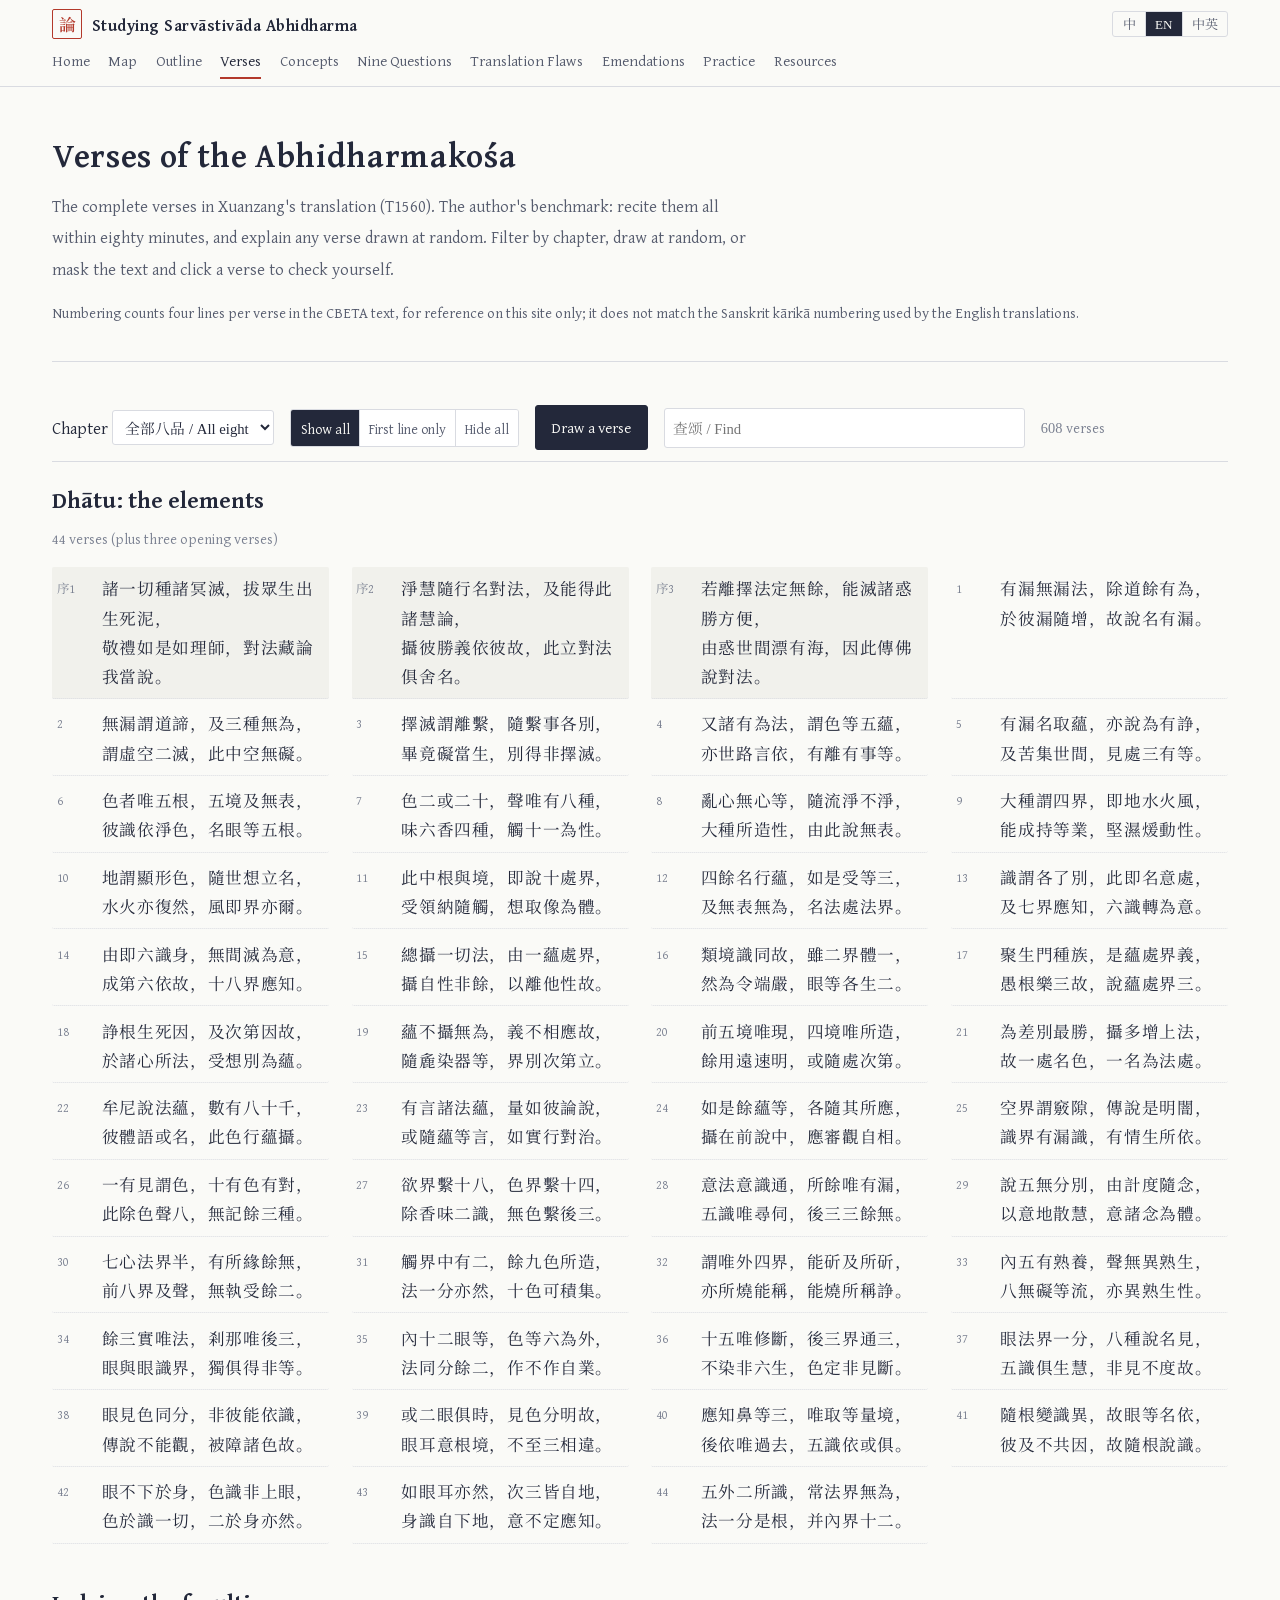
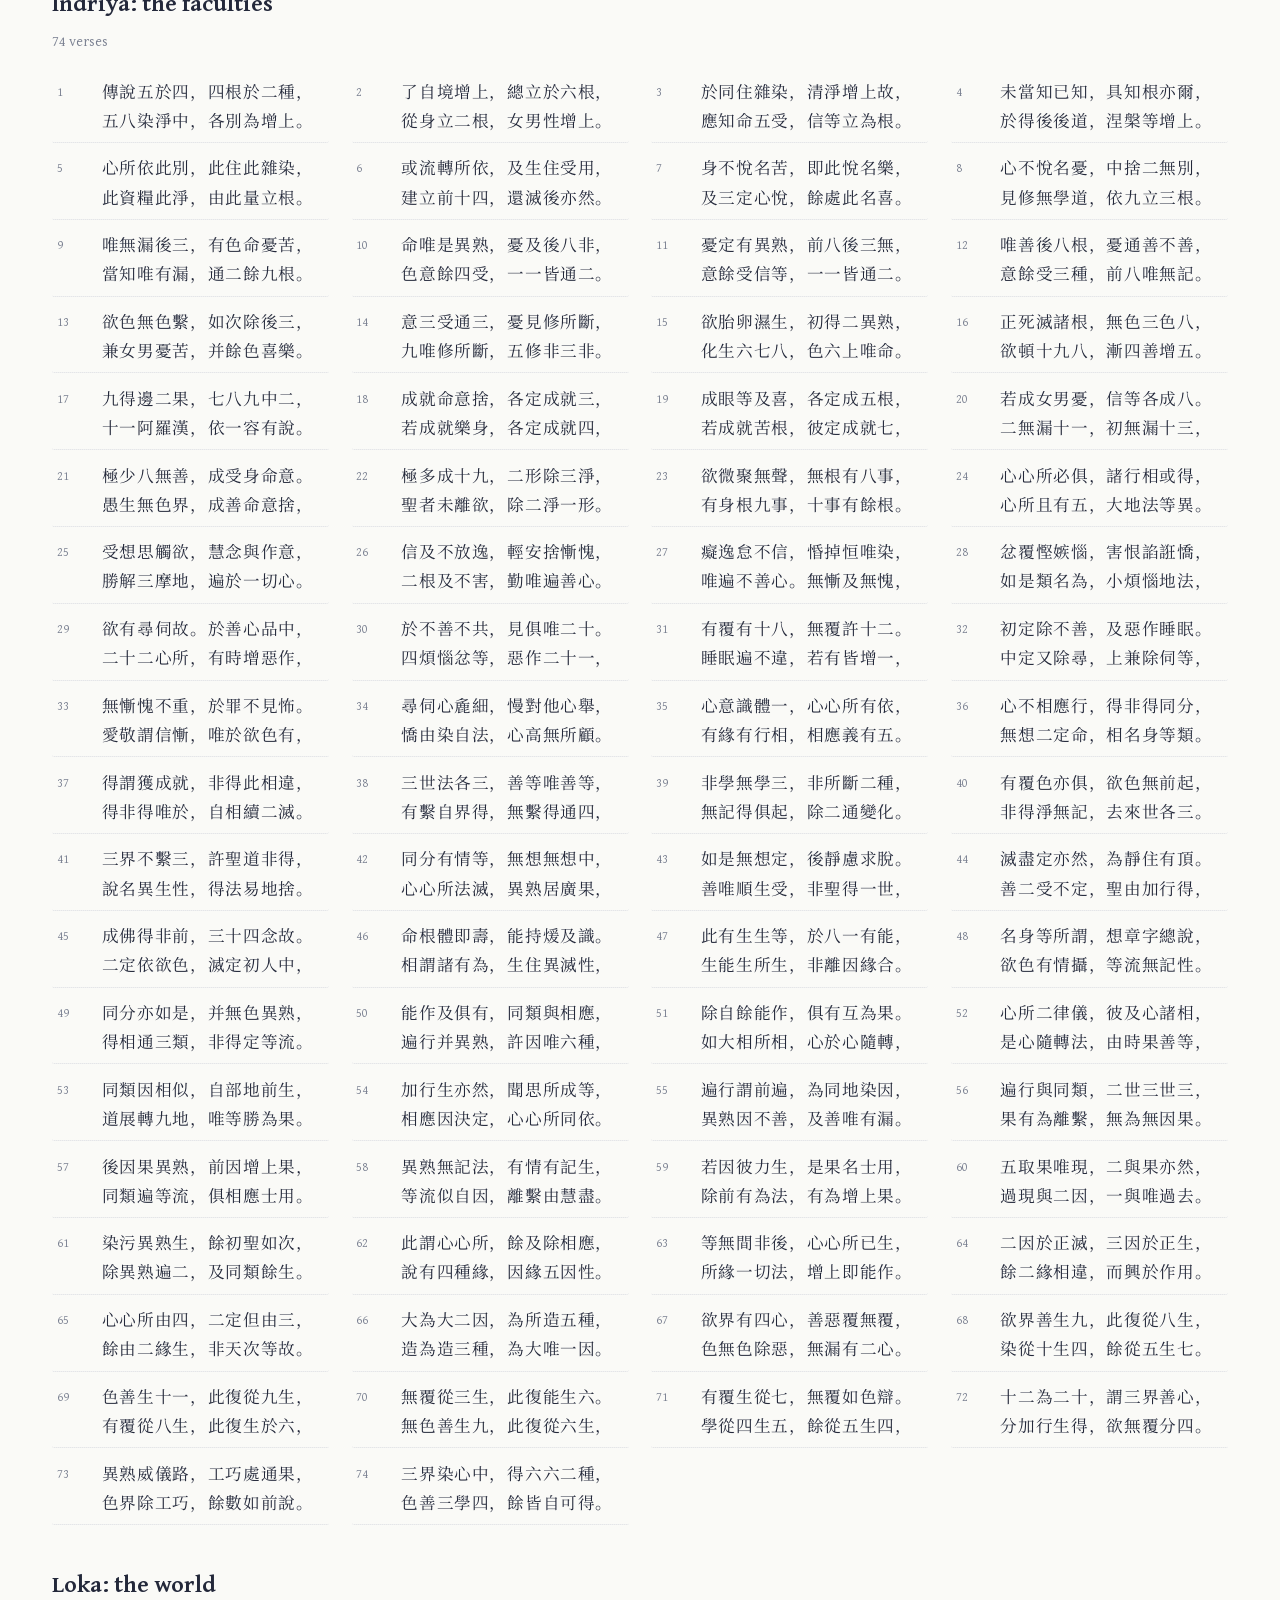
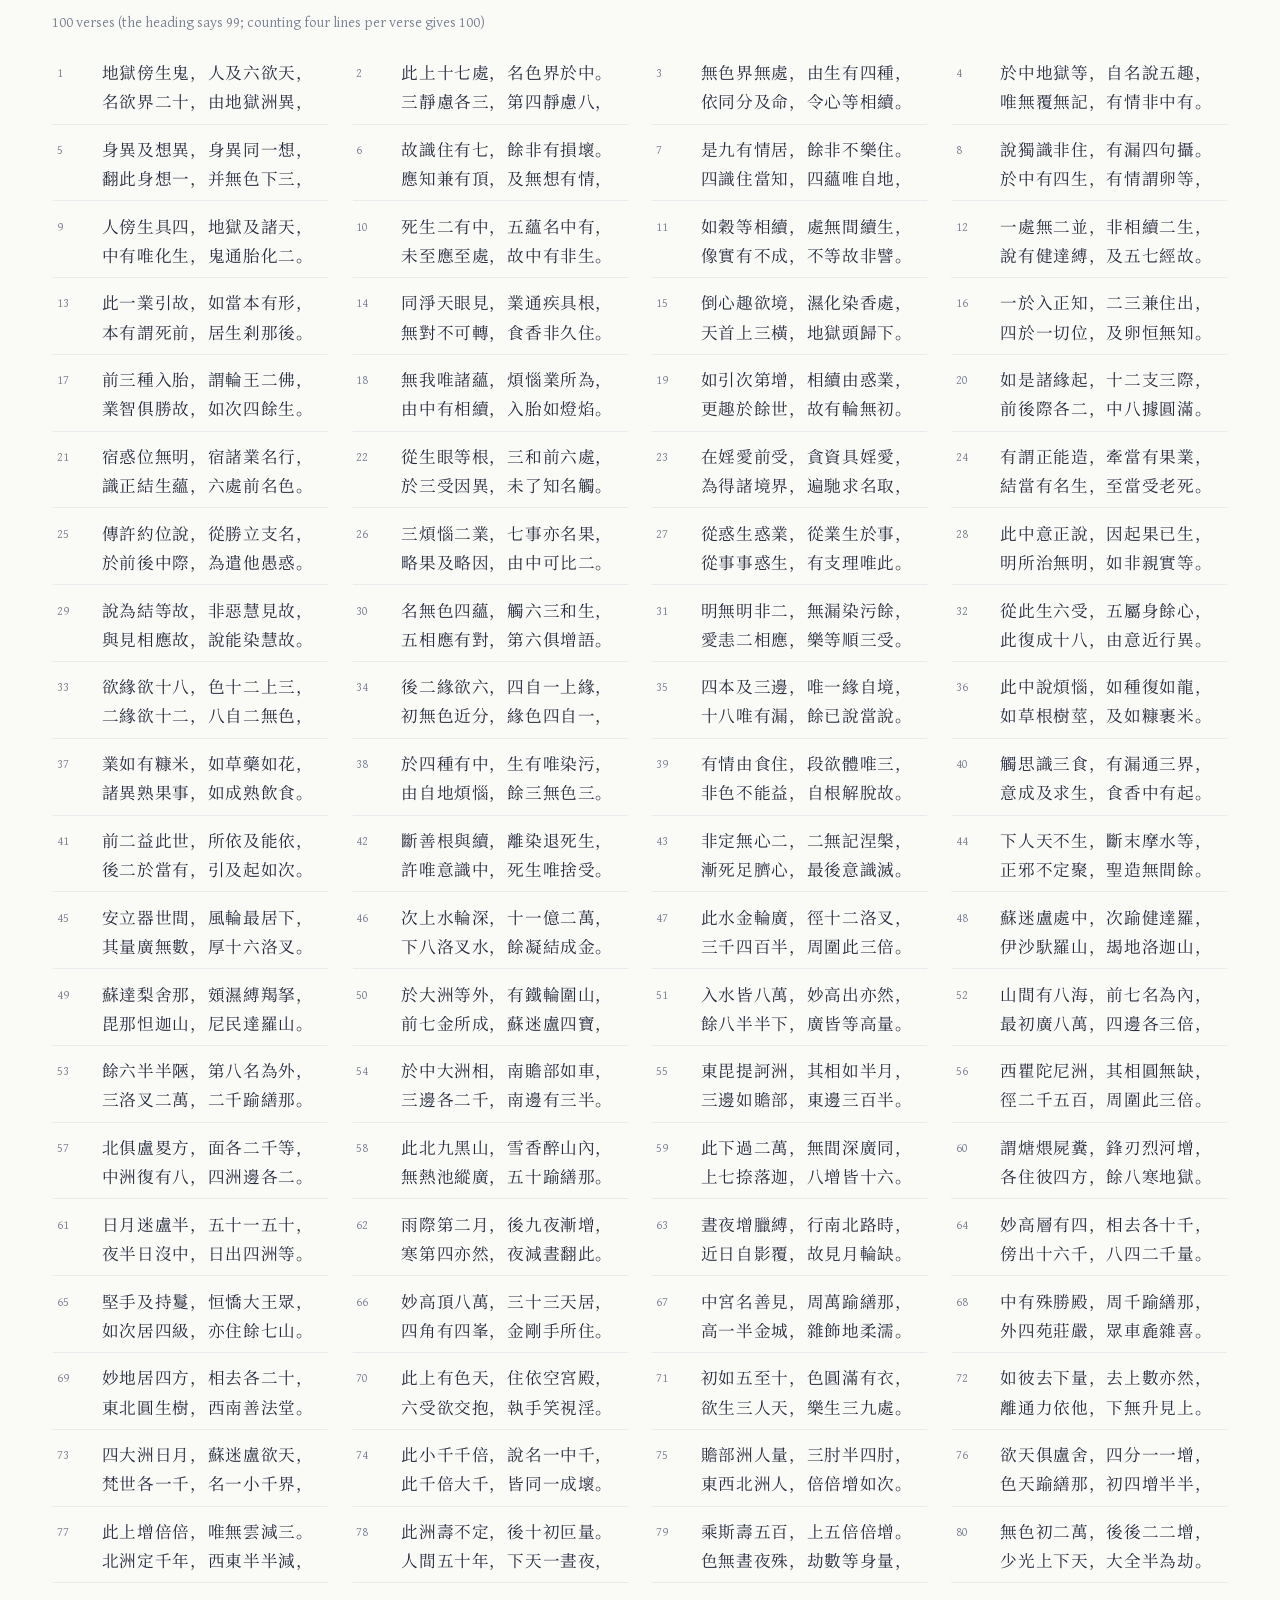
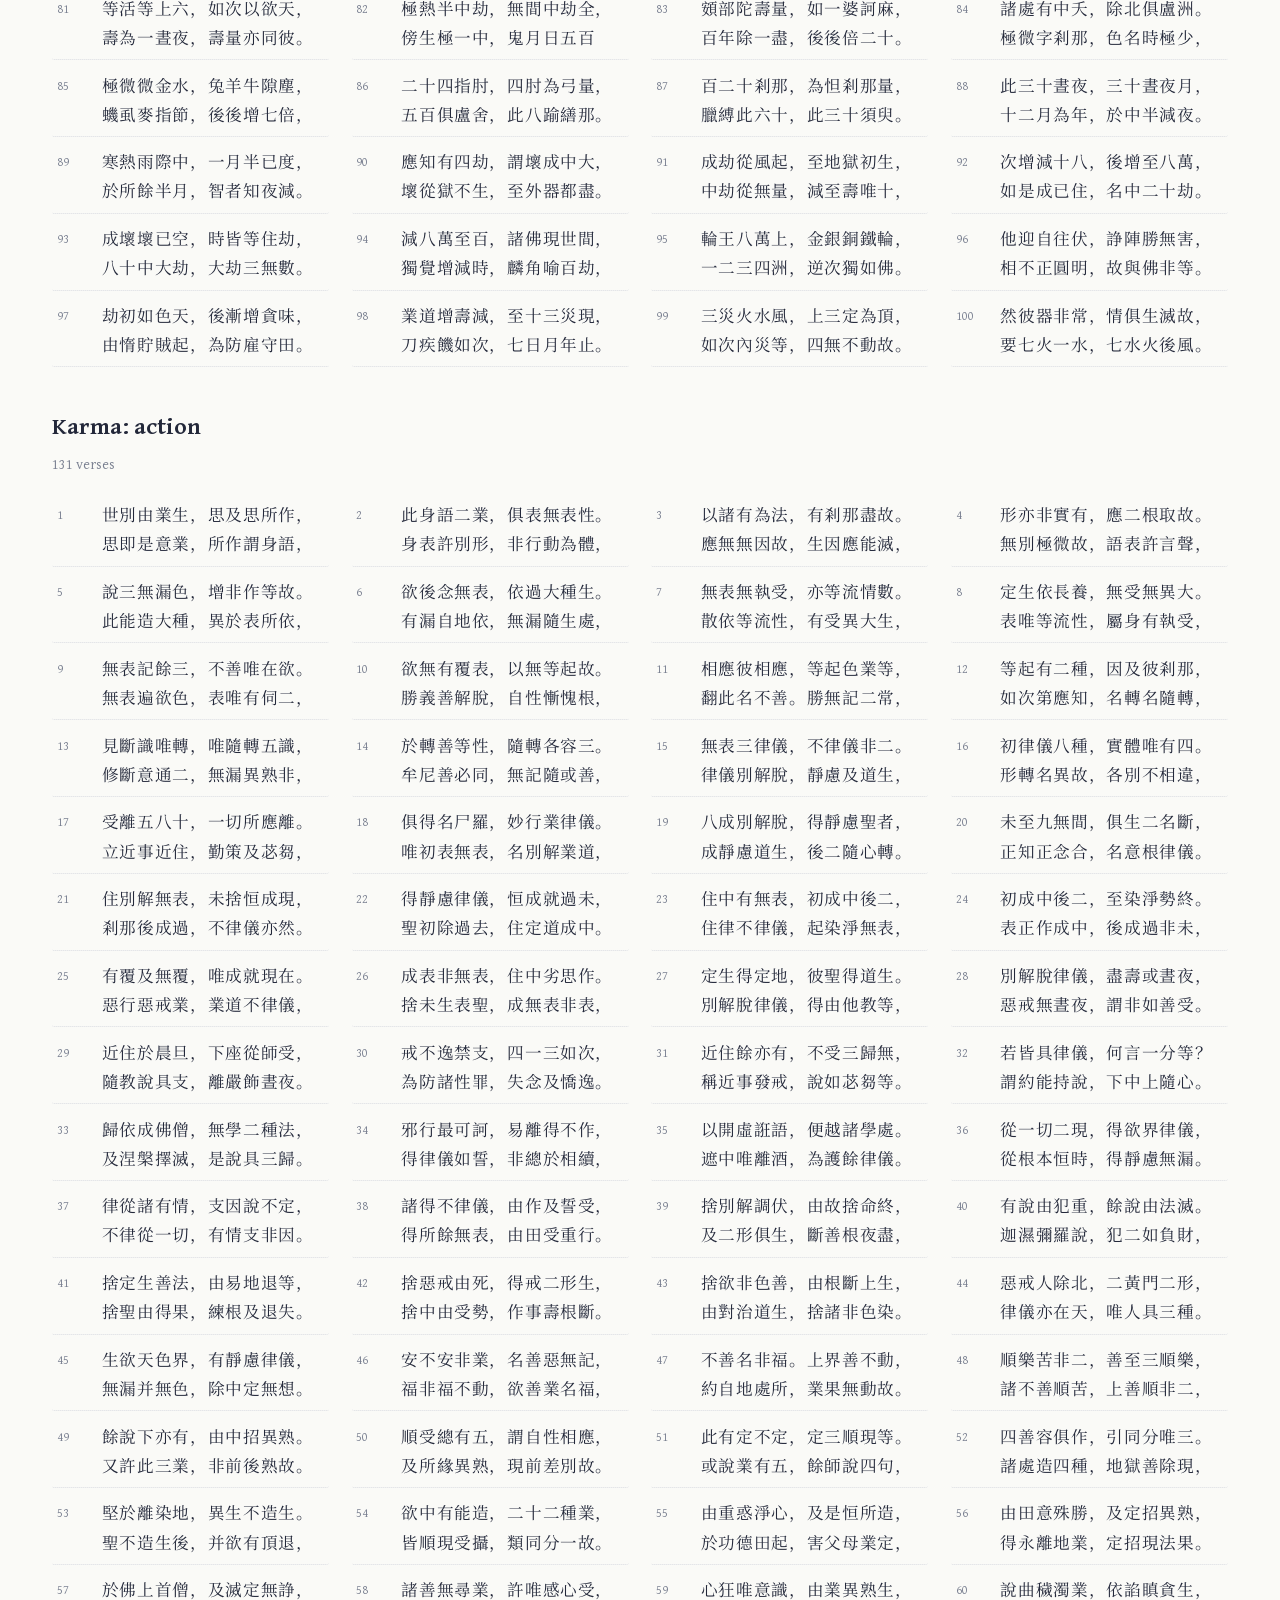
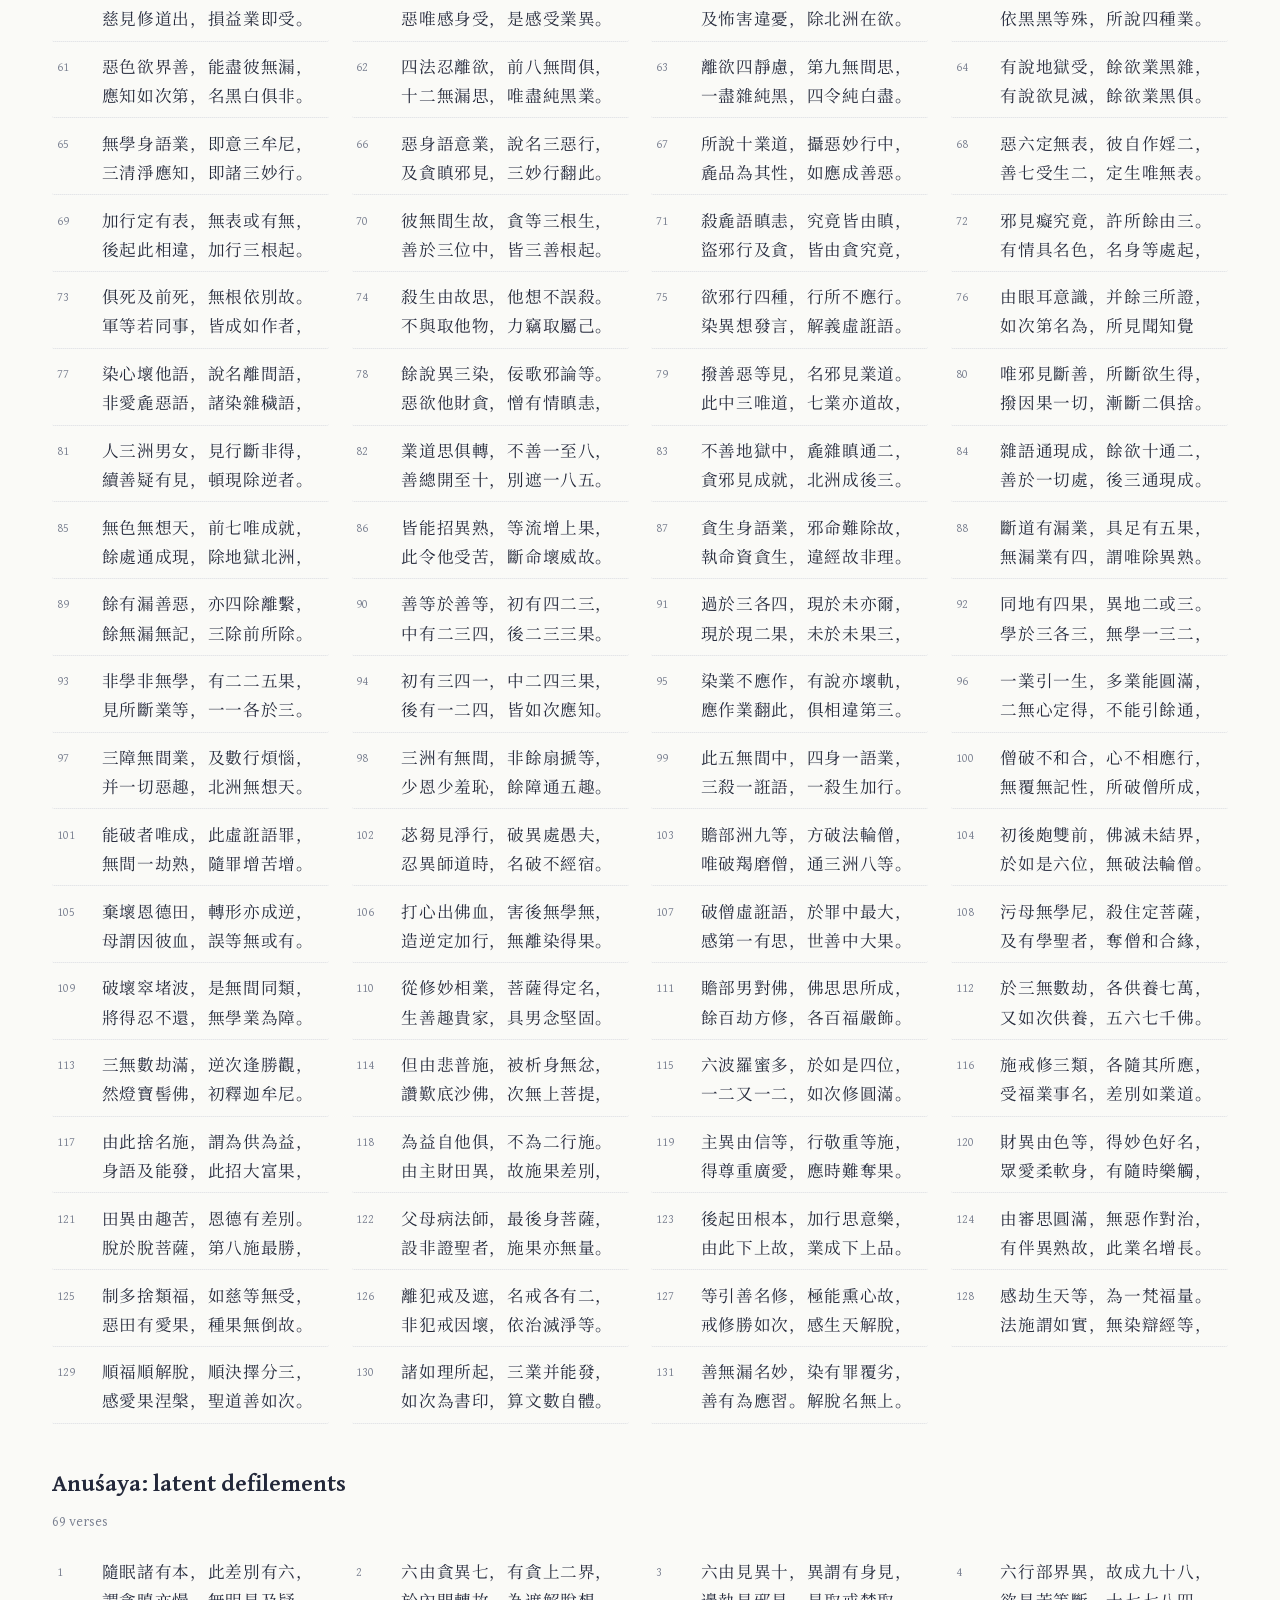
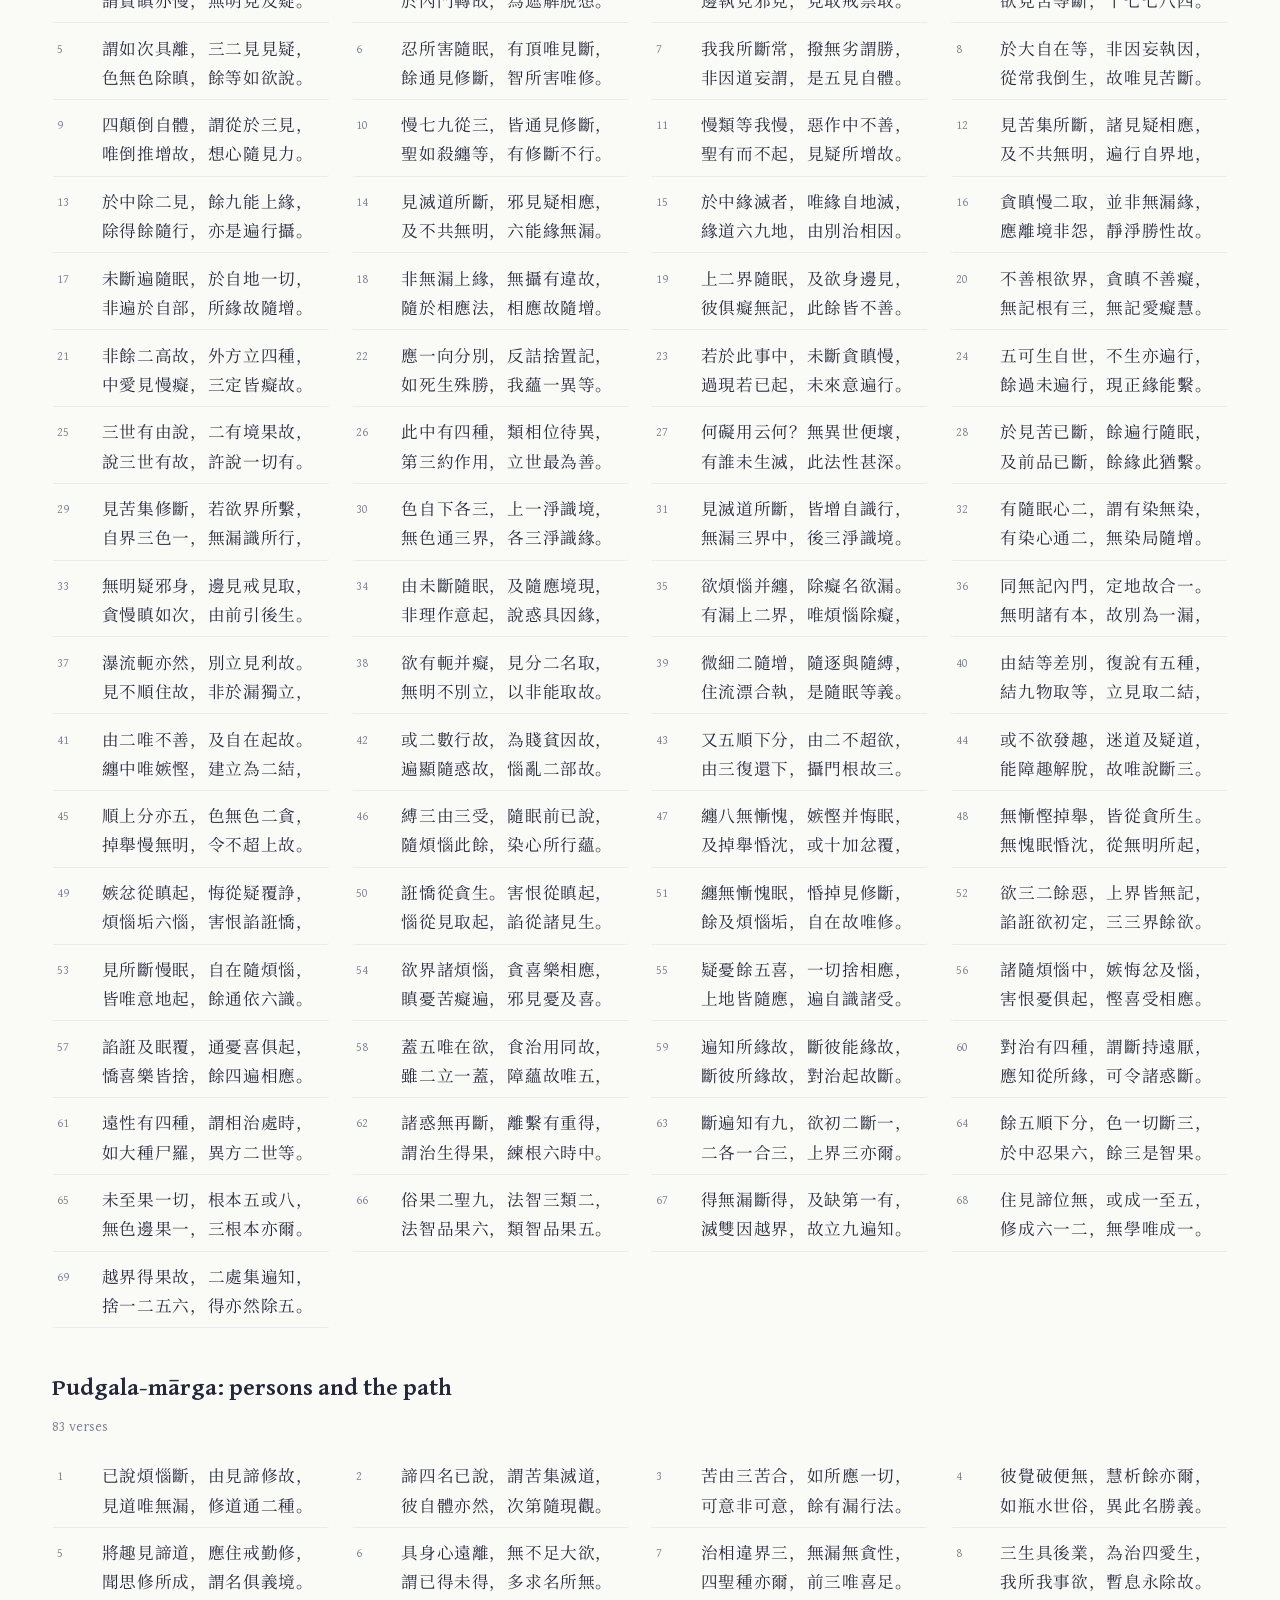
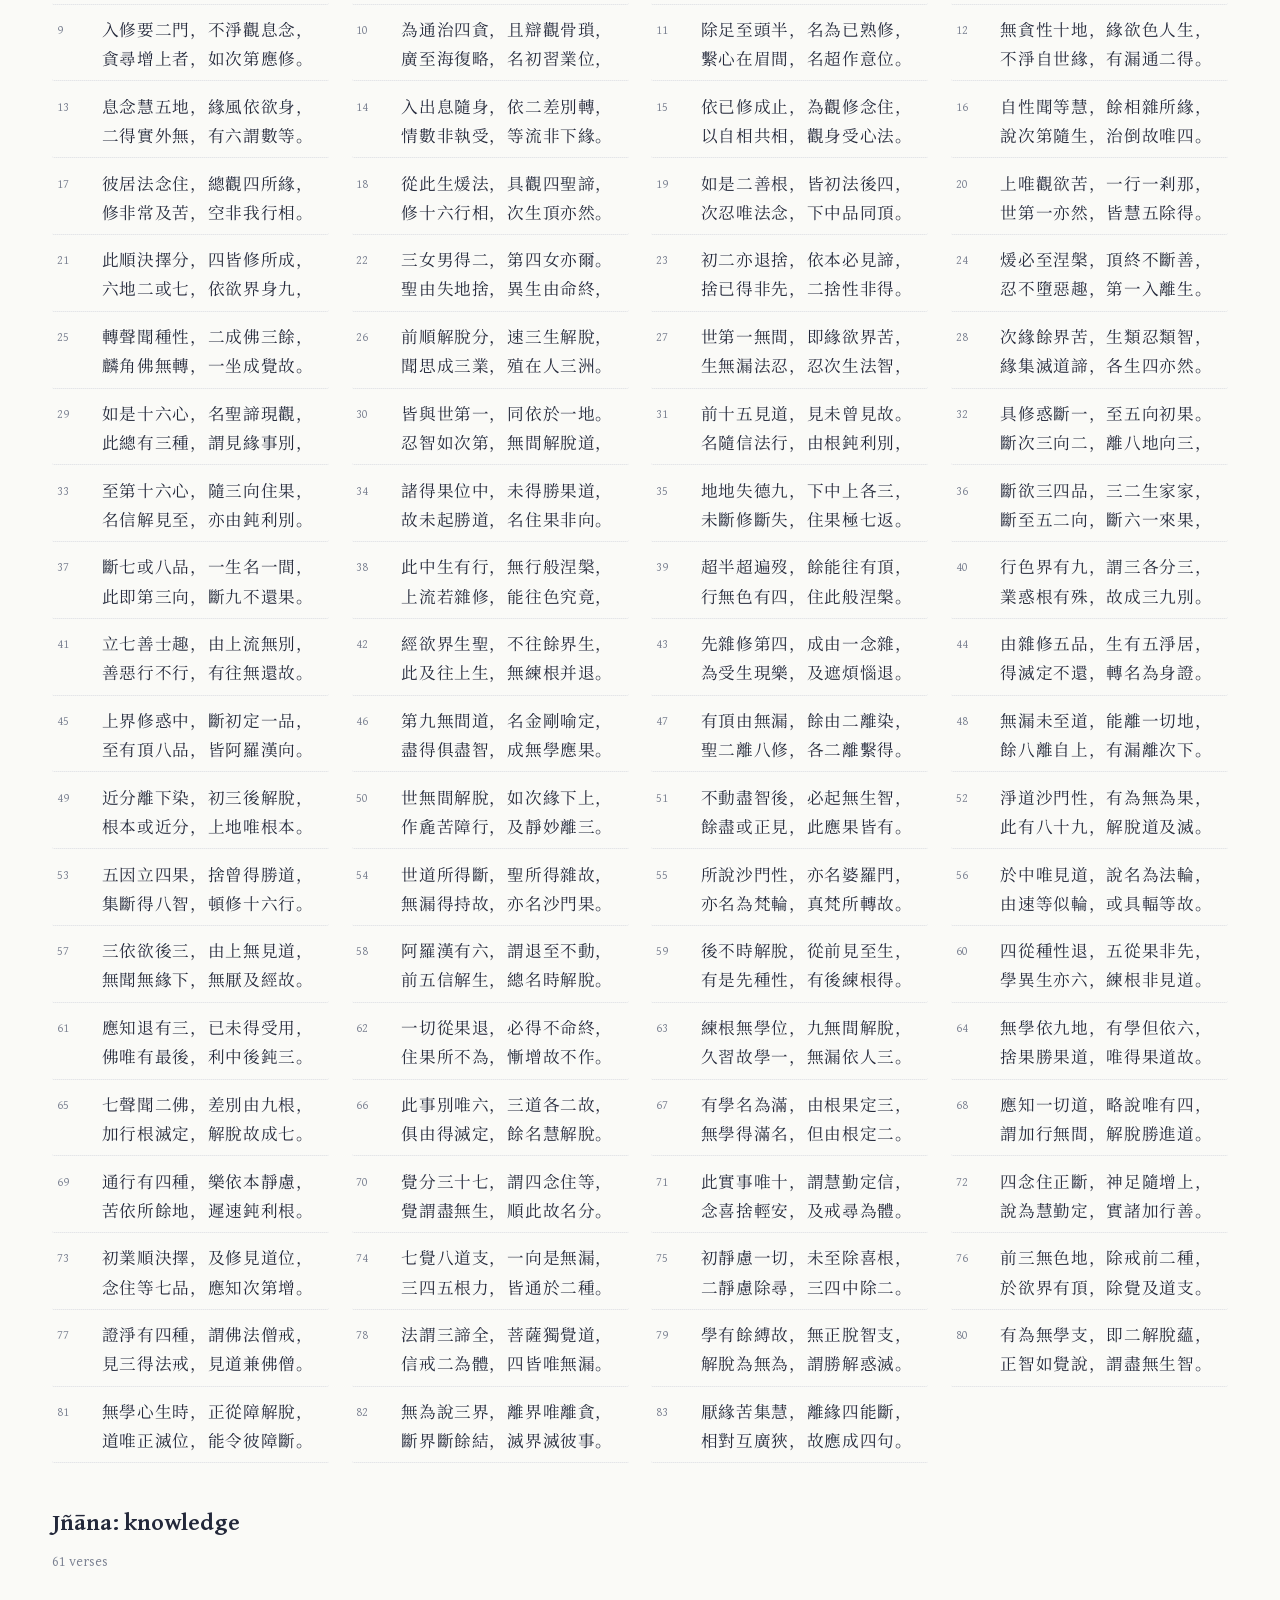
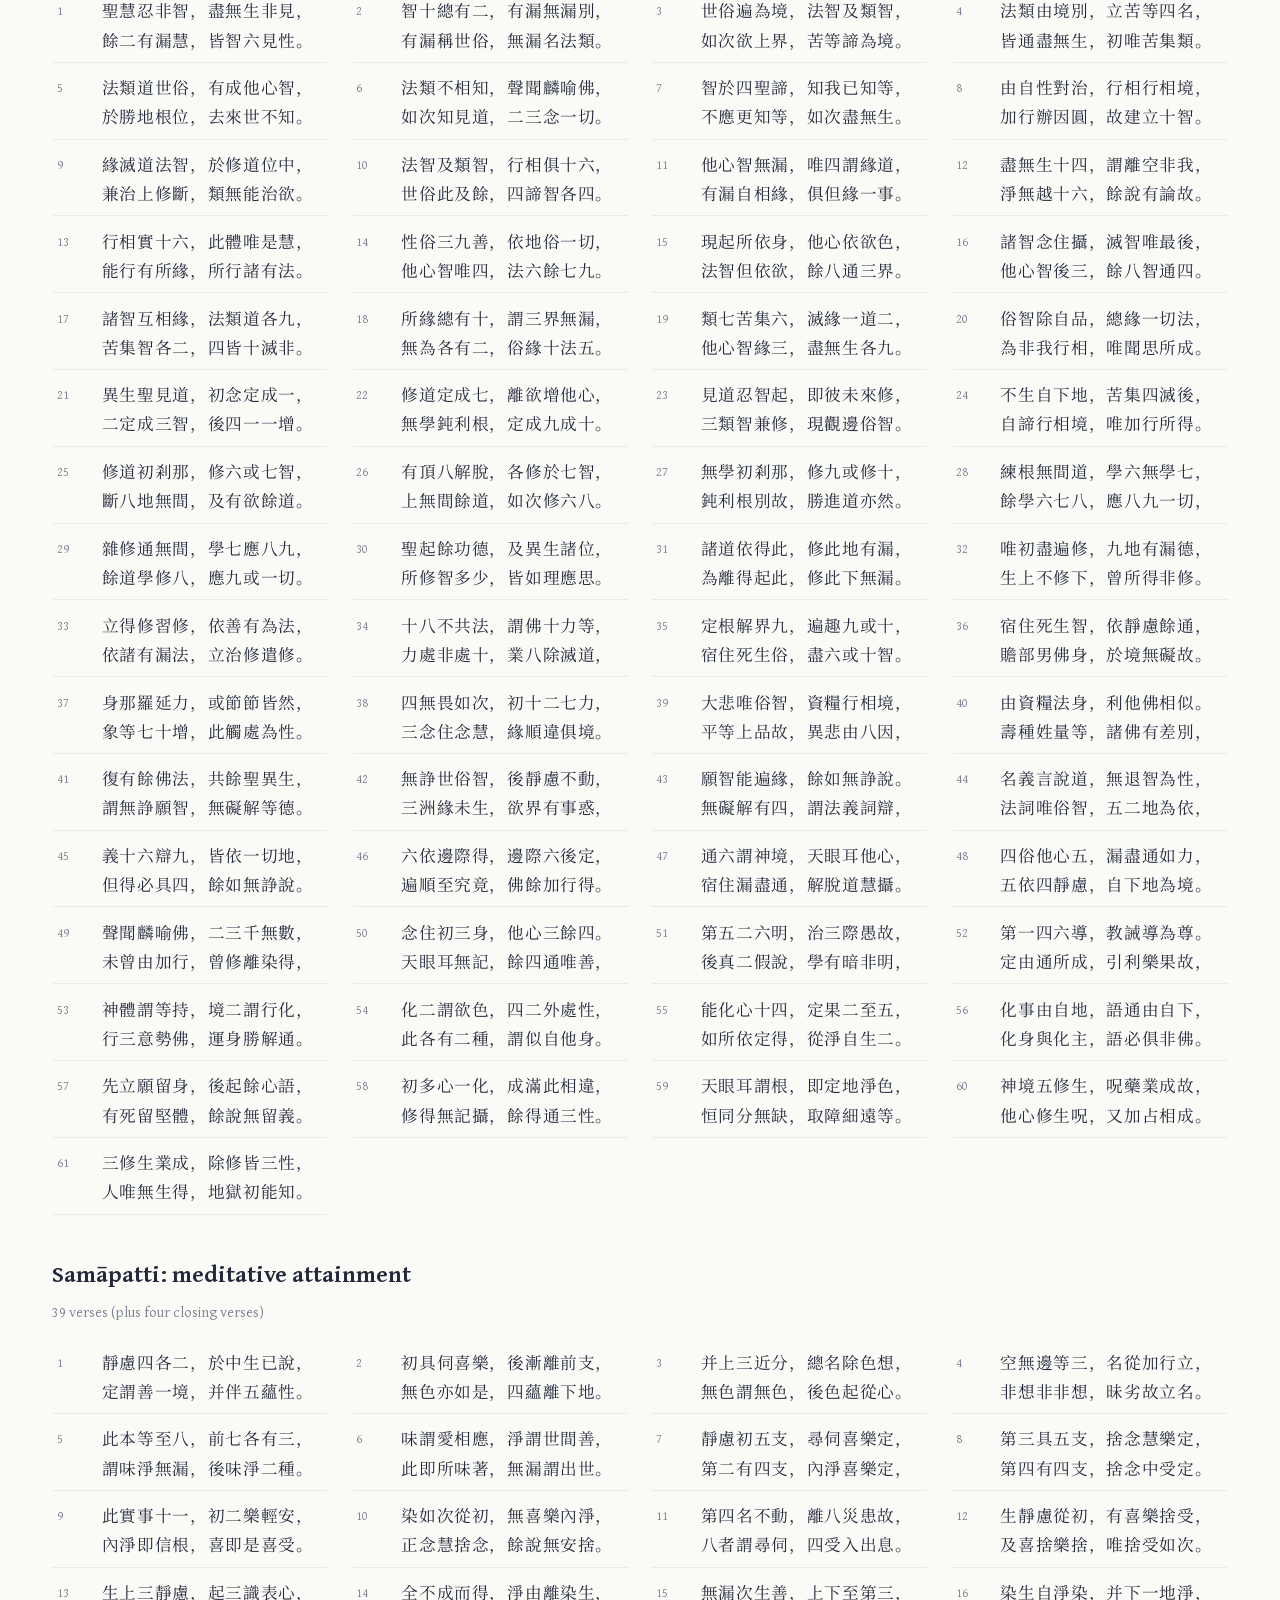
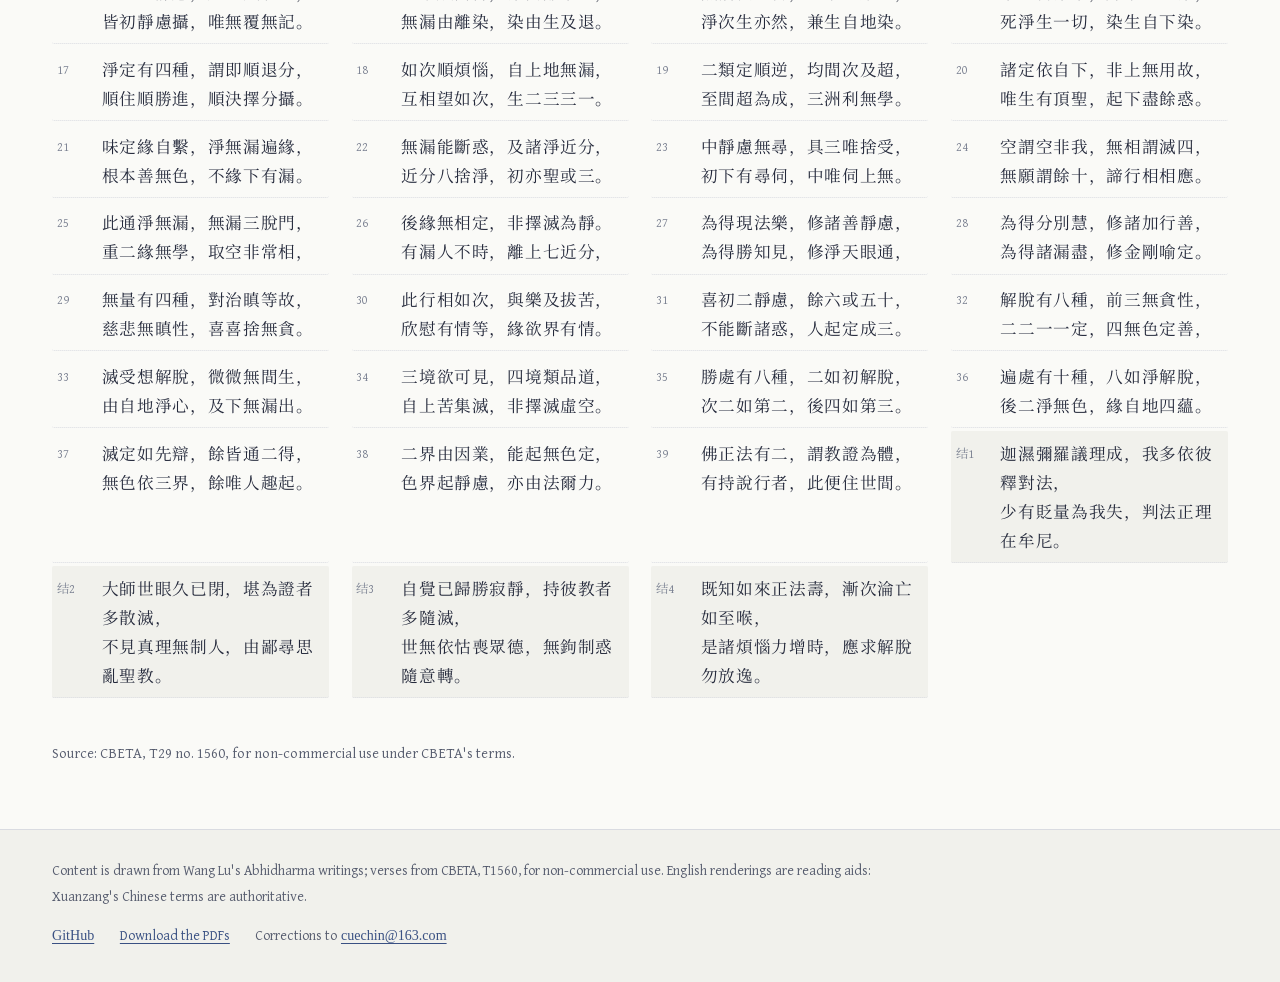
<file: verses.html>
<!DOCTYPE html>
<html lang="zh-CN" data-lang="zh">
<head>
<meta charset="utf-8">
<meta name="viewport" content="width=device-width, initial-scale=1">
<title>颂文 | 说一切有部阿毗达磨</title>
<meta name="description" content="《俱舍论颂》全文（CBETA T1560），按品浏览、随机抽颂与遮盖自测。 The complete verses of the Kośa with chapter filter, random draw and self-test masking.">
<meta property="og:title" content="颂文 | 说一切有部阿毗达磨">
<meta property="og:description" content="《俱舍论颂》全文（CBETA T1560），按品浏览、随机抽颂与遮盖自测。">
<meta property="og:image" content="https://wanglu2016.github.io/abhidharma/assets/og.png">
<meta property="og:type" content="website">
<link rel="icon" href="assets/favicon.svg" type="image/svg+xml">
<script>(function(){var l;try{l=localStorage.getItem('abhi-lang')}catch(e){}if(l!=='zh'&&l!=='en'&&l!=='both'){l=((navigator.language||'').toLowerCase().indexOf('zh')===0)?'zh':'en'}document.documentElement.setAttribute('data-lang',l)})();</script>
<link rel="stylesheet" href="assets/fonts/fonts.css">
<link rel="stylesheet" href="assets/css/site.css">

</head>
<body class="">
<a class="skip" href="#main"><span class="zh" lang="zh-Hans">跳到正文</span><span class="en" lang="en">Skip to content</span></a>
<header class="site">
  <div class="bar">
    <a class="brand" href="index.html"><span class="seal" aria-hidden="true">論</span><span class="brand-t"><span class="zh" lang="zh-Hans">说一切有部阿毗达磨学习</span><span class="en" lang="en">Studying Sarvāstivāda Abhidharma</span></span></a>
    <div class="lang" role="group" aria-label="Language / 语言">
      <button type="button" data-set-lang="zh" lang="zh-Hans">中</button><button type="button" data-set-lang="en" lang="en">EN</button><button type="button" data-set-lang="both" lang="zh-Hans">中英</button>
    </div>
  </div>
  <nav class="main-nav" aria-label="主导航 Main"><a href="index.html"><span class="zh" lang="zh-Hans">首页</span><span class="en" lang="en">Home</span></a><a href="map.html"><span class="zh" lang="zh-Hans">地图</span><span class="en" lang="en">Map</span></a><a href="outline.html"><span class="zh" lang="zh-Hans">纲要</span><span class="en" lang="en">Outline</span></a><a href="verses.html" aria-current="page"><span class="zh" lang="zh-Hans">颂文</span><span class="en" lang="en">Verses</span></a><a href="concepts.html"><span class="zh" lang="zh-Hans">概念</span><span class="en" lang="en">Concepts</span></a><a href="jiuti.html"><span class="zh" lang="zh-Hans">九题</span><span class="en" lang="en">Nine Questions</span></a><a href="translations.html"><span class="zh" lang="zh-Hans">英译百瑕</span><span class="en" lang="en">Translation Flaws</span></a><a href="emendations.html"><span class="zh" lang="zh-Hans">理校百例</span><span class="en" lang="en">Emendations</span></a><a href="genpin-1.html"><span class="zh" lang="zh-Hans">练习</span><span class="en" lang="en">Practice</span></a><a href="resources.html"><span class="zh" lang="zh-Hans">资源</span><span class="en" lang="en">Resources</span></a></nav>
</header>
<main id="main">

<div class="wrap">
 <header class="page-head">
  <h1><span class="zh" lang="zh-Hans">颂文：《俱舍论颂》</span><span class="en" lang="en">Verses of the Abhidharmakośa</span></h1>
  <p class="lede"><span class="zh" lang="zh-Hans">玄奘译《阿毘达磨俱舍论本颂》（T1560）全文。作者对熟练的要求是：八十分钟内背完，随机抽取任意一颂都可以正确讲解。下面可以按品筛选、随机抽颂，或遮盖后点击逐颂自测。</span><span class="en" lang="en">The complete verses in Xuanzang's translation (T1560). The author's benchmark: recite them all within eighty minutes, and explain any verse drawn at random. Filter by chapter, draw at random, or mask the text and click a verse to check yourself.</span></p>
  <p class="note"><span class="zh" lang="zh-Hans">颂序号按 CBETA 本四句一颂顺序编排，仅供本站检索，与梵本及英译本的偈颂编号不完全一致。</span><span class="en" lang="en">Numbering counts four lines per verse in the CBETA text, for reference on this site only; it does not match the Sanskrit kārikā numbering used by the English translations.</span></p>
 </header>
 <div class="vtools" role="group" aria-label="背诵工具 Recitation tools">
  <label><span class="zh" lang="zh-Hans">品</span><span class="en" lang="en">Chapter</span> <select id="v-pin"><option value="">全部八品 / All eight</option><option value="jie">分别界品</option><option value="gen">分别根品</option><option value="shi">分别世间品</option><option value="ye">分别业品</option><option value="sui">分别随眠品</option><option value="xian">分别贤圣品</option><option value="zhi">分别智品</option><option value="ding">分别定品</option></select></label>
  <span class="seg" role="group" aria-label="遮盖 Mask"><button type="button" data-mask="none" aria-pressed="true"><span class="zh" lang="zh-Hans">不遮</span><span class="en" lang="en">Show all</span></button><button type="button" data-mask="tail"><span class="zh" lang="zh-Hans">只露首句</span><span class="en" lang="en">First line only</span></button><button type="button" data-mask="all"><span class="zh" lang="zh-Hans">全遮</span><span class="en" lang="en">Hide all</span></button></span>
  <button type="button" class="btn" id="v-draw"><span class="zh" lang="zh-Hans">随机抽一颂</span><span class="en" lang="en">Draw a verse</span></button>
  <input type="search" id="v-search" placeholder="查颂 / Find" aria-label="查找颂文 Find in verses">
  <span class="count"><span id="v-count"></span> <span class="zh" lang="zh-Hans">颂</span><span class="en" lang="en">verses</span></span>
 </div>
 <div class="draw" id="draw" hidden>
  <div class="note where"></div>
  <p class="v" lang="zh-Hant"></p>
  <button type="button" class="btn ghost reveal"><span class="zh" lang="zh-Hans">揭示全颂</span><span class="en" lang="en">Reveal</span></button> <a class="go" href="#"><span class="zh" lang="zh-Hans">在列表中定位</span><span class="en" lang="en">Locate in list</span></a>
 </div>
 <section class="pin-sec" data-pin="jie" id="p-jie"><h2><span class="zh" lang="zh-Hans">分别界品</span><span class="en" lang="en">Dhātu: the elements</span></h2><p class="sub"><span class="zh" lang="zh-Hans">44颂</span><span class="en" lang="en">44 verses</span><span class="zh" lang="zh-Hans">（另有开卷归敬三颂）</span><span class="en" lang="en"> (plus three opening verses)</span></p><div class="vlist"><div class="verse pre" id="v-jie-p1" data-text="諸一切種諸冥滅，拔眾生出生死泥，敬禮如是如理師，對法藏論我當說。" data-where="分别界品 序1"><span class="n"><a href="#v-jie-p1">序1</a></span><span lang="zh-Hant"><span class="l"><span class="h h1">諸一切種諸冥滅，</span><span class="h h2">拔眾生出生死泥，</span></span><span class="l"><span class="h">敬禮如是如理師，</span><span class="h">對法藏論我當說。</span></span></span></div><div class="verse pre" id="v-jie-p2" data-text="淨慧隨行名對法，及能得此諸慧論，攝彼勝義依彼故，此立對法俱舍名。" data-where="分别界品 序2"><span class="n"><a href="#v-jie-p2">序2</a></span><span lang="zh-Hant"><span class="l"><span class="h h1">淨慧隨行名對法，</span><span class="h h2">及能得此諸慧論，</span></span><span class="l"><span class="h">攝彼勝義依彼故，</span><span class="h">此立對法俱舍名。</span></span></span></div><div class="verse pre" id="v-jie-p3" data-text="若離擇法定無餘，能滅諸惑勝方便，由惑世間漂有海，因此傳佛說對法。" data-where="分别界品 序3"><span class="n"><a href="#v-jie-p3">序3</a></span><span lang="zh-Hant"><span class="l"><span class="h h1">若離擇法定無餘，</span><span class="h h2">能滅諸惑勝方便，</span></span><span class="l"><span class="h">由惑世間漂有海，</span><span class="h">因此傳佛說對法。</span></span></span></div><div class="verse main" id="v-jie-1" data-text="有漏無漏法，除道餘有為，於彼漏隨增，故說名有漏。" data-where="分别界品 1"><span class="n"><a href="#v-jie-1">1</a></span><span lang="zh-Hant"><span class="l"><span class="h h1">有漏無漏法，</span><span class="h h2">除道餘有為，</span></span><span class="l"><span class="h">於彼漏隨增，</span><span class="h">故說名有漏。</span></span></span></div><div class="verse main" id="v-jie-2" data-text="無漏謂道諦，及三種無為，謂虛空二滅，此中空無礙。" data-where="分别界品 2"><span class="n"><a href="#v-jie-2">2</a></span><span lang="zh-Hant"><span class="l"><span class="h h1">無漏謂道諦，</span><span class="h h2">及三種無為，</span></span><span class="l"><span class="h">謂虛空二滅，</span><span class="h">此中空無礙。</span></span></span></div><div class="verse main" id="v-jie-3" data-text="擇滅謂離繫，隨繫事各別，畢竟礙當生，別得非擇滅。" data-where="分别界品 3"><span class="n"><a href="#v-jie-3">3</a></span><span lang="zh-Hant"><span class="l"><span class="h h1">擇滅謂離繫，</span><span class="h h2">隨繫事各別，</span></span><span class="l"><span class="h">畢竟礙當生，</span><span class="h">別得非擇滅。</span></span></span></div><div class="verse main" id="v-jie-4" data-text="又諸有為法，謂色等五蘊，亦世路言依，有離有事等。" data-where="分别界品 4"><span class="n"><a href="#v-jie-4">4</a></span><span lang="zh-Hant"><span class="l"><span class="h h1">又諸有為法，</span><span class="h h2">謂色等五蘊，</span></span><span class="l"><span class="h">亦世路言依，</span><span class="h">有離有事等。</span></span></span></div><div class="verse main" id="v-jie-5" data-text="有漏名取蘊，亦說為有諍，及苦集世間，見處三有等。" data-where="分别界品 5"><span class="n"><a href="#v-jie-5">5</a></span><span lang="zh-Hant"><span class="l"><span class="h h1">有漏名取蘊，</span><span class="h h2">亦說為有諍，</span></span><span class="l"><span class="h">及苦集世間，</span><span class="h">見處三有等。</span></span></span></div><div class="verse main" id="v-jie-6" data-text="色者唯五根，五境及無表，彼識依淨色，名眼等五根。" data-where="分别界品 6"><span class="n"><a href="#v-jie-6">6</a></span><span lang="zh-Hant"><span class="l"><span class="h h1">色者唯五根，</span><span class="h h2">五境及無表，</span></span><span class="l"><span class="h">彼識依淨色，</span><span class="h">名眼等五根。</span></span></span></div><div class="verse main" id="v-jie-7" data-text="色二或二十，聲唯有八種，味六香四種，觸十一為性。" data-where="分别界品 7"><span class="n"><a href="#v-jie-7">7</a></span><span lang="zh-Hant"><span class="l"><span class="h h1">色二或二十，</span><span class="h h2">聲唯有八種，</span></span><span class="l"><span class="h">味六香四種，</span><span class="h">觸十一為性。</span></span></span></div><div class="verse main" id="v-jie-8" data-text="亂心無心等，隨流淨不淨，大種所造性，由此說無表。" data-where="分别界品 8"><span class="n"><a href="#v-jie-8">8</a></span><span lang="zh-Hant"><span class="l"><span class="h h1">亂心無心等，</span><span class="h h2">隨流淨不淨，</span></span><span class="l"><span class="h">大種所造性，</span><span class="h">由此說無表。</span></span></span></div><div class="verse main" id="v-jie-9" data-text="大種謂四界，即地水火風，能成持等業，堅濕煖動性。" data-where="分别界品 9"><span class="n"><a href="#v-jie-9">9</a></span><span lang="zh-Hant"><span class="l"><span class="h h1">大種謂四界，</span><span class="h h2">即地水火風，</span></span><span class="l"><span class="h">能成持等業，</span><span class="h">堅濕煖動性。</span></span></span></div><div class="verse main" id="v-jie-10" data-text="地謂顯形色，隨世想立名，水火亦復然，風即界亦爾。" data-where="分别界品 10"><span class="n"><a href="#v-jie-10">10</a></span><span lang="zh-Hant"><span class="l"><span class="h h1">地謂顯形色，</span><span class="h h2">隨世想立名，</span></span><span class="l"><span class="h">水火亦復然，</span><span class="h">風即界亦爾。</span></span></span></div><div class="verse main" id="v-jie-11" data-text="此中根與境，即說十處界，受領納隨觸，想取像為體。" data-where="分别界品 11"><span class="n"><a href="#v-jie-11">11</a></span><span lang="zh-Hant"><span class="l"><span class="h h1">此中根與境，</span><span class="h h2">即說十處界，</span></span><span class="l"><span class="h">受領納隨觸，</span><span class="h">想取像為體。</span></span></span></div><div class="verse main" id="v-jie-12" data-text="四餘名行蘊，如是受等三，及無表無為，名法處法界。" data-where="分别界品 12"><span class="n"><a href="#v-jie-12">12</a></span><span lang="zh-Hant"><span class="l"><span class="h h1">四餘名行蘊，</span><span class="h h2">如是受等三，</span></span><span class="l"><span class="h">及無表無為，</span><span class="h">名法處法界。</span></span></span></div><div class="verse main" id="v-jie-13" data-text="識謂各了別，此即名意處，及七界應知，六識轉為意。" data-where="分别界品 13"><span class="n"><a href="#v-jie-13">13</a></span><span lang="zh-Hant"><span class="l"><span class="h h1">識謂各了別，</span><span class="h h2">此即名意處，</span></span><span class="l"><span class="h">及七界應知，</span><span class="h">六識轉為意。</span></span></span></div><div class="verse main" id="v-jie-14" data-text="由即六識身，無間滅為意，成第六依故，十八界應知。" data-where="分别界品 14"><span class="n"><a href="#v-jie-14">14</a></span><span lang="zh-Hant"><span class="l"><span class="h h1">由即六識身，</span><span class="h h2">無間滅為意，</span></span><span class="l"><span class="h">成第六依故，</span><span class="h">十八界應知。</span></span></span></div><div class="verse main" id="v-jie-15" data-text="總攝一切法，由一蘊處界，攝自性非餘，以離他性故。" data-where="分别界品 15"><span class="n"><a href="#v-jie-15">15</a></span><span lang="zh-Hant"><span class="l"><span class="h h1">總攝一切法，</span><span class="h h2">由一蘊處界，</span></span><span class="l"><span class="h">攝自性非餘，</span><span class="h">以離他性故。</span></span></span></div><div class="verse main" id="v-jie-16" data-text="類境識同故，雖二界體一，然為令端嚴，眼等各生二。" data-where="分别界品 16"><span class="n"><a href="#v-jie-16">16</a></span><span lang="zh-Hant"><span class="l"><span class="h h1">類境識同故，</span><span class="h h2">雖二界體一，</span></span><span class="l"><span class="h">然為令端嚴，</span><span class="h">眼等各生二。</span></span></span></div><div class="verse main" id="v-jie-17" data-text="聚生門種族，是蘊處界義，愚根樂三故，說蘊處界三。" data-where="分别界品 17"><span class="n"><a href="#v-jie-17">17</a></span><span lang="zh-Hant"><span class="l"><span class="h h1">聚生門種族，</span><span class="h h2">是蘊處界義，</span></span><span class="l"><span class="h">愚根樂三故，</span><span class="h">說蘊處界三。</span></span></span></div><div class="verse main" id="v-jie-18" data-text="諍根生死因，及次第因故，於諸心所法，受想別為蘊。" data-where="分别界品 18"><span class="n"><a href="#v-jie-18">18</a></span><span lang="zh-Hant"><span class="l"><span class="h h1">諍根生死因，</span><span class="h h2">及次第因故，</span></span><span class="l"><span class="h">於諸心所法，</span><span class="h">受想別為蘊。</span></span></span></div><div class="verse main" id="v-jie-19" data-text="蘊不攝無為，義不相應故，隨麁染器等，界別次第立。" data-where="分别界品 19"><span class="n"><a href="#v-jie-19">19</a></span><span lang="zh-Hant"><span class="l"><span class="h h1">蘊不攝無為，</span><span class="h h2">義不相應故，</span></span><span class="l"><span class="h">隨麁染器等，</span><span class="h">界別次第立。</span></span></span></div><div class="verse main" id="v-jie-20" data-text="前五境唯現，四境唯所造，餘用遠速明，或隨處次第。" data-where="分别界品 20"><span class="n"><a href="#v-jie-20">20</a></span><span lang="zh-Hant"><span class="l"><span class="h h1">前五境唯現，</span><span class="h h2">四境唯所造，</span></span><span class="l"><span class="h">餘用遠速明，</span><span class="h">或隨處次第。</span></span></span></div><div class="verse main" id="v-jie-21" data-text="為差別最勝，攝多增上法，故一處名色，一名為法處。" data-where="分别界品 21"><span class="n"><a href="#v-jie-21">21</a></span><span lang="zh-Hant"><span class="l"><span class="h h1">為差別最勝，</span><span class="h h2">攝多增上法，</span></span><span class="l"><span class="h">故一處名色，</span><span class="h">一名為法處。</span></span></span></div><div class="verse main" id="v-jie-22" data-text="牟尼說法蘊，數有八十千，彼體語或名，此色行蘊攝。" data-where="分别界品 22"><span class="n"><a href="#v-jie-22">22</a></span><span lang="zh-Hant"><span class="l"><span class="h h1">牟尼說法蘊，</span><span class="h h2">數有八十千，</span></span><span class="l"><span class="h">彼體語或名，</span><span class="h">此色行蘊攝。</span></span></span></div><div class="verse main" id="v-jie-23" data-text="有言諸法蘊，量如彼論說，或隨蘊等言，如實行對治。" data-where="分别界品 23"><span class="n"><a href="#v-jie-23">23</a></span><span lang="zh-Hant"><span class="l"><span class="h h1">有言諸法蘊，</span><span class="h h2">量如彼論說，</span></span><span class="l"><span class="h">或隨蘊等言，</span><span class="h">如實行對治。</span></span></span></div><div class="verse main" id="v-jie-24" data-text="如是餘蘊等，各隨其所應，攝在前說中，應審觀自相。" data-where="分别界品 24"><span class="n"><a href="#v-jie-24">24</a></span><span lang="zh-Hant"><span class="l"><span class="h h1">如是餘蘊等，</span><span class="h h2">各隨其所應，</span></span><span class="l"><span class="h">攝在前說中，</span><span class="h">應審觀自相。</span></span></span></div><div class="verse main" id="v-jie-25" data-text="空界謂竅隙，傳說是明闇，識界有漏識，有情生所依。" data-where="分别界品 25"><span class="n"><a href="#v-jie-25">25</a></span><span lang="zh-Hant"><span class="l"><span class="h h1">空界謂竅隙，</span><span class="h h2">傳說是明闇，</span></span><span class="l"><span class="h">識界有漏識，</span><span class="h">有情生所依。</span></span></span></div><div class="verse main" id="v-jie-26" data-text="一有見謂色，十有色有對，此除色聲八，無記餘三種。" data-where="分别界品 26"><span class="n"><a href="#v-jie-26">26</a></span><span lang="zh-Hant"><span class="l"><span class="h h1">一有見謂色，</span><span class="h h2">十有色有對，</span></span><span class="l"><span class="h">此除色聲八，</span><span class="h">無記餘三種。</span></span></span></div><div class="verse main" id="v-jie-27" data-text="欲界繫十八，色界繫十四，除香味二識，無色繫後三。" data-where="分别界品 27"><span class="n"><a href="#v-jie-27">27</a></span><span lang="zh-Hant"><span class="l"><span class="h h1">欲界繫十八，</span><span class="h h2">色界繫十四，</span></span><span class="l"><span class="h">除香味二識，</span><span class="h">無色繫後三。</span></span></span></div><div class="verse main" id="v-jie-28" data-text="意法意識通，所餘唯有漏，五識唯尋伺，後三三餘無。" data-where="分别界品 28"><span class="n"><a href="#v-jie-28">28</a></span><span lang="zh-Hant"><span class="l"><span class="h h1">意法意識通，</span><span class="h h2">所餘唯有漏，</span></span><span class="l"><span class="h">五識唯尋伺，</span><span class="h">後三三餘無。</span></span></span></div><div class="verse main" id="v-jie-29" data-text="說五無分別，由計度隨念，以意地散慧，意諸念為體。" data-where="分别界品 29"><span class="n"><a href="#v-jie-29">29</a></span><span lang="zh-Hant"><span class="l"><span class="h h1">說五無分別，</span><span class="h h2">由計度隨念，</span></span><span class="l"><span class="h">以意地散慧，</span><span class="h">意諸念為體。</span></span></span></div><div class="verse main" id="v-jie-30" data-text="七心法界半，有所緣餘無，前八界及聲，無執受餘二。" data-where="分别界品 30"><span class="n"><a href="#v-jie-30">30</a></span><span lang="zh-Hant"><span class="l"><span class="h h1">七心法界半，</span><span class="h h2">有所緣餘無，</span></span><span class="l"><span class="h">前八界及聲，</span><span class="h">無執受餘二。</span></span></span></div><div class="verse main" id="v-jie-31" data-text="觸界中有二，餘九色所造，法一分亦然，十色可積集。" data-where="分别界品 31"><span class="n"><a href="#v-jie-31">31</a></span><span lang="zh-Hant"><span class="l"><span class="h h1">觸界中有二，</span><span class="h h2">餘九色所造，</span></span><span class="l"><span class="h">法一分亦然，</span><span class="h">十色可積集。</span></span></span></div><div class="verse main" id="v-jie-32" data-text="謂唯外四界，能斫及所斫，亦所燒能稱，能燒所稱諍。" data-where="分别界品 32"><span class="n"><a href="#v-jie-32">32</a></span><span lang="zh-Hant"><span class="l"><span class="h h1">謂唯外四界，</span><span class="h h2">能斫及所斫，</span></span><span class="l"><span class="h">亦所燒能稱，</span><span class="h">能燒所稱諍。</span></span></span></div><div class="verse main" id="v-jie-33" data-text="內五有熟養，聲無異熟生，八無礙等流，亦異熟生性。" data-where="分别界品 33"><span class="n"><a href="#v-jie-33">33</a></span><span lang="zh-Hant"><span class="l"><span class="h h1">內五有熟養，</span><span class="h h2">聲無異熟生，</span></span><span class="l"><span class="h">八無礙等流，</span><span class="h">亦異熟生性。</span></span></span></div><div class="verse main" id="v-jie-34" data-text="餘三實唯法，剎那唯後三，眼與眼識界，獨俱得非等。" data-where="分别界品 34"><span class="n"><a href="#v-jie-34">34</a></span><span lang="zh-Hant"><span class="l"><span class="h h1">餘三實唯法，</span><span class="h h2">剎那唯後三，</span></span><span class="l"><span class="h">眼與眼識界，</span><span class="h">獨俱得非等。</span></span></span></div><div class="verse main" id="v-jie-35" data-text="內十二眼等，色等六為外，法同分餘二，作不作自業。" data-where="分别界品 35"><span class="n"><a href="#v-jie-35">35</a></span><span lang="zh-Hant"><span class="l"><span class="h h1">內十二眼等，</span><span class="h h2">色等六為外，</span></span><span class="l"><span class="h">法同分餘二，</span><span class="h">作不作自業。</span></span></span></div><div class="verse main" id="v-jie-36" data-text="十五唯修斷，後三界通三，不染非六生，色定非見斷。" data-where="分别界品 36"><span class="n"><a href="#v-jie-36">36</a></span><span lang="zh-Hant"><span class="l"><span class="h h1">十五唯修斷，</span><span class="h h2">後三界通三，</span></span><span class="l"><span class="h">不染非六生，</span><span class="h">色定非見斷。</span></span></span></div><div class="verse main" id="v-jie-37" data-text="眼法界一分，八種說名見，五識俱生慧，非見不度故。" data-where="分别界品 37"><span class="n"><a href="#v-jie-37">37</a></span><span lang="zh-Hant"><span class="l"><span class="h h1">眼法界一分，</span><span class="h h2">八種說名見，</span></span><span class="l"><span class="h">五識俱生慧，</span><span class="h">非見不度故。</span></span></span></div><div class="verse main" id="v-jie-38" data-text="眼見色同分，非彼能依識，傳說不能觀，被障諸色故。" data-where="分别界品 38"><span class="n"><a href="#v-jie-38">38</a></span><span lang="zh-Hant"><span class="l"><span class="h h1">眼見色同分，</span><span class="h h2">非彼能依識，</span></span><span class="l"><span class="h">傳說不能觀，</span><span class="h">被障諸色故。</span></span></span></div><div class="verse main" id="v-jie-39" data-text="或二眼俱時，見色分明故，眼耳意根境，不至三相違。" data-where="分别界品 39"><span class="n"><a href="#v-jie-39">39</a></span><span lang="zh-Hant"><span class="l"><span class="h h1">或二眼俱時，</span><span class="h h2">見色分明故，</span></span><span class="l"><span class="h">眼耳意根境，</span><span class="h">不至三相違。</span></span></span></div><div class="verse main" id="v-jie-40" data-text="應知鼻等三，唯取等量境，後依唯過去，五識依或俱。" data-where="分别界品 40"><span class="n"><a href="#v-jie-40">40</a></span><span lang="zh-Hant"><span class="l"><span class="h h1">應知鼻等三，</span><span class="h h2">唯取等量境，</span></span><span class="l"><span class="h">後依唯過去，</span><span class="h">五識依或俱。</span></span></span></div><div class="verse main" id="v-jie-41" data-text="隨根變識異，故眼等名依，彼及不共因，故隨根說識。" data-where="分别界品 41"><span class="n"><a href="#v-jie-41">41</a></span><span lang="zh-Hant"><span class="l"><span class="h h1">隨根變識異，</span><span class="h h2">故眼等名依，</span></span><span class="l"><span class="h">彼及不共因，</span><span class="h">故隨根說識。</span></span></span></div><div class="verse main" id="v-jie-42" data-text="眼不下於身，色識非上眼，色於識一切，二於身亦然。" data-where="分别界品 42"><span class="n"><a href="#v-jie-42">42</a></span><span lang="zh-Hant"><span class="l"><span class="h h1">眼不下於身，</span><span class="h h2">色識非上眼，</span></span><span class="l"><span class="h">色於識一切，</span><span class="h">二於身亦然。</span></span></span></div><div class="verse main" id="v-jie-43" data-text="如眼耳亦然，次三皆自地，身識自下地，意不定應知。" data-where="分别界品 43"><span class="n"><a href="#v-jie-43">43</a></span><span lang="zh-Hant"><span class="l"><span class="h h1">如眼耳亦然，</span><span class="h h2">次三皆自地，</span></span><span class="l"><span class="h">身識自下地，</span><span class="h">意不定應知。</span></span></span></div><div class="verse main" id="v-jie-44" data-text="五外二所識，常法界無為，法一分是根，并內界十二。" data-where="分别界品 44"><span class="n"><a href="#v-jie-44">44</a></span><span lang="zh-Hant"><span class="l"><span class="h h1">五外二所識，</span><span class="h h2">常法界無為，</span></span><span class="l"><span class="h">法一分是根，</span><span class="h">并內界十二。</span></span></span></div></div></section><section class="pin-sec" data-pin="gen" id="p-gen"><h2><span class="zh" lang="zh-Hans">分别根品</span><span class="en" lang="en">Indriya: the faculties</span></h2><p class="sub"><span class="zh" lang="zh-Hans">74颂</span><span class="en" lang="en">74 verses</span></p><div class="vlist"><div class="verse main" id="v-gen-1" data-text="傳說五於四，四根於二種，五八染淨中，各別為增上。" data-where="分别根品 1"><span class="n"><a href="#v-gen-1">1</a></span><span lang="zh-Hant"><span class="l"><span class="h h1">傳說五於四，</span><span class="h h2">四根於二種，</span></span><span class="l"><span class="h">五八染淨中，</span><span class="h">各別為增上。</span></span></span></div><div class="verse main" id="v-gen-2" data-text="了自境增上，總立於六根，從身立二根，女男性增上。" data-where="分别根品 2"><span class="n"><a href="#v-gen-2">2</a></span><span lang="zh-Hant"><span class="l"><span class="h h1">了自境增上，</span><span class="h h2">總立於六根，</span></span><span class="l"><span class="h">從身立二根，</span><span class="h">女男性增上。</span></span></span></div><div class="verse main" id="v-gen-3" data-text="於同住雜染，清淨增上故，應知命五受，信等立為根。" data-where="分别根品 3"><span class="n"><a href="#v-gen-3">3</a></span><span lang="zh-Hant"><span class="l"><span class="h h1">於同住雜染，</span><span class="h h2">清淨增上故，</span></span><span class="l"><span class="h">應知命五受，</span><span class="h">信等立為根。</span></span></span></div><div class="verse main" id="v-gen-4" data-text="未當知已知，具知根亦爾，於得後後道，涅槃等增上。" data-where="分别根品 4"><span class="n"><a href="#v-gen-4">4</a></span><span lang="zh-Hant"><span class="l"><span class="h h1">未當知已知，</span><span class="h h2">具知根亦爾，</span></span><span class="l"><span class="h">於得後後道，</span><span class="h">涅槃等增上。</span></span></span></div><div class="verse main" id="v-gen-5" data-text="心所依此別，此住此雜染，此資糧此淨，由此量立根。" data-where="分别根品 5"><span class="n"><a href="#v-gen-5">5</a></span><span lang="zh-Hant"><span class="l"><span class="h h1">心所依此別，</span><span class="h h2">此住此雜染，</span></span><span class="l"><span class="h">此資糧此淨，</span><span class="h">由此量立根。</span></span></span></div><div class="verse main" id="v-gen-6" data-text="或流轉所依，及生住受用，建立前十四，還滅後亦然。" data-where="分别根品 6"><span class="n"><a href="#v-gen-6">6</a></span><span lang="zh-Hant"><span class="l"><span class="h h1">或流轉所依，</span><span class="h h2">及生住受用，</span></span><span class="l"><span class="h">建立前十四，</span><span class="h">還滅後亦然。</span></span></span></div><div class="verse main" id="v-gen-7" data-text="身不悅名苦，即此悅名樂，及三定心悅，餘處此名喜。" data-where="分别根品 7"><span class="n"><a href="#v-gen-7">7</a></span><span lang="zh-Hant"><span class="l"><span class="h h1">身不悅名苦，</span><span class="h h2">即此悅名樂，</span></span><span class="l"><span class="h">及三定心悅，</span><span class="h">餘處此名喜。</span></span></span></div><div class="verse main" id="v-gen-8" data-text="心不悅名憂，中捨二無別，見修無學道，依九立三根。" data-where="分别根品 8"><span class="n"><a href="#v-gen-8">8</a></span><span lang="zh-Hant"><span class="l"><span class="h h1">心不悅名憂，</span><span class="h h2">中捨二無別，</span></span><span class="l"><span class="h">見修無學道，</span><span class="h">依九立三根。</span></span></span></div><div class="verse main" id="v-gen-9" data-text="唯無漏後三，有色命憂苦，當知唯有漏，通二餘九根。" data-where="分别根品 9"><span class="n"><a href="#v-gen-9">9</a></span><span lang="zh-Hant"><span class="l"><span class="h h1">唯無漏後三，</span><span class="h h2">有色命憂苦，</span></span><span class="l"><span class="h">當知唯有漏，</span><span class="h">通二餘九根。</span></span></span></div><div class="verse main" id="v-gen-10" data-text="命唯是異熟，憂及後八非，色意餘四受，一一皆通二。" data-where="分别根品 10"><span class="n"><a href="#v-gen-10">10</a></span><span lang="zh-Hant"><span class="l"><span class="h h1">命唯是異熟，</span><span class="h h2">憂及後八非，</span></span><span class="l"><span class="h">色意餘四受，</span><span class="h">一一皆通二。</span></span></span></div><div class="verse main" id="v-gen-11" data-text="憂定有異熟，前八後三無，意餘受信等，一一皆通二。" data-where="分别根品 11"><span class="n"><a href="#v-gen-11">11</a></span><span lang="zh-Hant"><span class="l"><span class="h h1">憂定有異熟，</span><span class="h h2">前八後三無，</span></span><span class="l"><span class="h">意餘受信等，</span><span class="h">一一皆通二。</span></span></span></div><div class="verse main" id="v-gen-12" data-text="唯善後八根，憂通善不善，意餘受三種，前八唯無記。" data-where="分别根品 12"><span class="n"><a href="#v-gen-12">12</a></span><span lang="zh-Hant"><span class="l"><span class="h h1">唯善後八根，</span><span class="h h2">憂通善不善，</span></span><span class="l"><span class="h">意餘受三種，</span><span class="h">前八唯無記。</span></span></span></div><div class="verse main" id="v-gen-13" data-text="欲色無色繫，如次除後三，兼女男憂苦，并餘色喜樂。" data-where="分别根品 13"><span class="n"><a href="#v-gen-13">13</a></span><span lang="zh-Hant"><span class="l"><span class="h h1">欲色無色繫，</span><span class="h h2">如次除後三，</span></span><span class="l"><span class="h">兼女男憂苦，</span><span class="h">并餘色喜樂。</span></span></span></div><div class="verse main" id="v-gen-14" data-text="意三受通三，憂見修所斷，九唯修所斷，五修非三非。" data-where="分别根品 14"><span class="n"><a href="#v-gen-14">14</a></span><span lang="zh-Hant"><span class="l"><span class="h h1">意三受通三，</span><span class="h h2">憂見修所斷，</span></span><span class="l"><span class="h">九唯修所斷，</span><span class="h">五修非三非。</span></span></span></div><div class="verse main" id="v-gen-15" data-text="欲胎卵濕生，初得二異熟，化生六七八，色六上唯命。" data-where="分别根品 15"><span class="n"><a href="#v-gen-15">15</a></span><span lang="zh-Hant"><span class="l"><span class="h h1">欲胎卵濕生，</span><span class="h h2">初得二異熟，</span></span><span class="l"><span class="h">化生六七八，</span><span class="h">色六上唯命。</span></span></span></div><div class="verse main" id="v-gen-16" data-text="正死滅諸根，無色三色八，欲頓十九八，漸四善增五。" data-where="分别根品 16"><span class="n"><a href="#v-gen-16">16</a></span><span lang="zh-Hant"><span class="l"><span class="h h1">正死滅諸根，</span><span class="h h2">無色三色八，</span></span><span class="l"><span class="h">欲頓十九八，</span><span class="h">漸四善增五。</span></span></span></div><div class="verse main" id="v-gen-17" data-text="九得邊二果，七八九中二，十一阿羅漢，依一容有說。" data-where="分别根品 17"><span class="n"><a href="#v-gen-17">17</a></span><span lang="zh-Hant"><span class="l"><span class="h h1">九得邊二果，</span><span class="h h2">七八九中二，</span></span><span class="l"><span class="h">十一阿羅漢，</span><span class="h">依一容有說。</span></span></span></div><div class="verse main" id="v-gen-18" data-text="成就命意捨，各定成就三，若成就樂身，各定成就四，" data-where="分别根品 18"><span class="n"><a href="#v-gen-18">18</a></span><span lang="zh-Hant"><span class="l"><span class="h h1">成就命意捨，</span><span class="h h2">各定成就三，</span></span><span class="l"><span class="h">若成就樂身，</span><span class="h">各定成就四，</span></span></span></div><div class="verse main" id="v-gen-19" data-text="成眼等及喜，各定成五根，若成就苦根，彼定成就七，" data-where="分别根品 19"><span class="n"><a href="#v-gen-19">19</a></span><span lang="zh-Hant"><span class="l"><span class="h h1">成眼等及喜，</span><span class="h h2">各定成五根，</span></span><span class="l"><span class="h">若成就苦根，</span><span class="h">彼定成就七，</span></span></span></div><div class="verse main" id="v-gen-20" data-text="若成女男憂，信等各成八。二無漏十一，初無漏十三，" data-where="分别根品 20"><span class="n"><a href="#v-gen-20">20</a></span><span lang="zh-Hant"><span class="l"><span class="h h1">若成女男憂，</span><span class="h h2">信等各成八。</span></span><span class="l"><span class="h">二無漏十一，</span><span class="h">初無漏十三，</span></span></span></div><div class="verse main" id="v-gen-21" data-text="極少八無善，成受身命意。愚生無色界，成善命意捨，" data-where="分别根品 21"><span class="n"><a href="#v-gen-21">21</a></span><span lang="zh-Hant"><span class="l"><span class="h h1">極少八無善，</span><span class="h h2">成受身命意。</span></span><span class="l"><span class="h">愚生無色界，</span><span class="h">成善命意捨，</span></span></span></div><div class="verse main" id="v-gen-22" data-text="極多成十九，二形除三淨，聖者未離欲，除二淨一形。" data-where="分别根品 22"><span class="n"><a href="#v-gen-22">22</a></span><span lang="zh-Hant"><span class="l"><span class="h h1">極多成十九，</span><span class="h h2">二形除三淨，</span></span><span class="l"><span class="h">聖者未離欲，</span><span class="h">除二淨一形。</span></span></span></div><div class="verse main" id="v-gen-23" data-text="欲微聚無聲，無根有八事，有身根九事，十事有餘根。" data-where="分别根品 23"><span class="n"><a href="#v-gen-23">23</a></span><span lang="zh-Hant"><span class="l"><span class="h h1">欲微聚無聲，</span><span class="h h2">無根有八事，</span></span><span class="l"><span class="h">有身根九事，</span><span class="h">十事有餘根。</span></span></span></div><div class="verse main" id="v-gen-24" data-text="心心所必俱，諸行相或得，心所且有五，大地法等異。" data-where="分别根品 24"><span class="n"><a href="#v-gen-24">24</a></span><span lang="zh-Hant"><span class="l"><span class="h h1">心心所必俱，</span><span class="h h2">諸行相或得，</span></span><span class="l"><span class="h">心所且有五，</span><span class="h">大地法等異。</span></span></span></div><div class="verse main" id="v-gen-25" data-text="受想思觸欲，慧念與作意，勝解三摩地，遍於一切心。" data-where="分别根品 25"><span class="n"><a href="#v-gen-25">25</a></span><span lang="zh-Hant"><span class="l"><span class="h h1">受想思觸欲，</span><span class="h h2">慧念與作意，</span></span><span class="l"><span class="h">勝解三摩地，</span><span class="h">遍於一切心。</span></span></span></div><div class="verse main" id="v-gen-26" data-text="信及不放逸，輕安捨慚愧，二根及不害，勤唯遍善心。" data-where="分别根品 26"><span class="n"><a href="#v-gen-26">26</a></span><span lang="zh-Hant"><span class="l"><span class="h h1">信及不放逸，</span><span class="h h2">輕安捨慚愧，</span></span><span class="l"><span class="h">二根及不害，</span><span class="h">勤唯遍善心。</span></span></span></div><div class="verse main" id="v-gen-27" data-text="癡逸怠不信，惛掉恒唯染，唯遍不善心。無慚及無愧，" data-where="分别根品 27"><span class="n"><a href="#v-gen-27">27</a></span><span lang="zh-Hant"><span class="l"><span class="h h1">癡逸怠不信，</span><span class="h h2">惛掉恒唯染，</span></span><span class="l"><span class="h">唯遍不善心。</span><span class="h">無慚及無愧，</span></span></span></div><div class="verse main" id="v-gen-28" data-text="忿覆慳嫉惱，害恨諂誑憍，如是類名為，小煩惱地法，" data-where="分别根品 28"><span class="n"><a href="#v-gen-28">28</a></span><span lang="zh-Hant"><span class="l"><span class="h h1">忿覆慳嫉惱，</span><span class="h h2">害恨諂誑憍，</span></span><span class="l"><span class="h">如是類名為，</span><span class="h">小煩惱地法，</span></span></span></div><div class="verse main" id="v-gen-29" data-text="欲有尋伺故。於善心品中，二十二心所，有時增惡作，" data-where="分别根品 29"><span class="n"><a href="#v-gen-29">29</a></span><span lang="zh-Hant"><span class="l"><span class="h h1">欲有尋伺故。</span><span class="h h2">於善心品中，</span></span><span class="l"><span class="h">二十二心所，</span><span class="h">有時增惡作，</span></span></span></div><div class="verse main" id="v-gen-30" data-text="於不善不共，見俱唯二十。四煩惱忿等，惡作二十一，" data-where="分别根品 30"><span class="n"><a href="#v-gen-30">30</a></span><span lang="zh-Hant"><span class="l"><span class="h h1">於不善不共，</span><span class="h h2">見俱唯二十。</span></span><span class="l"><span class="h">四煩惱忿等，</span><span class="h">惡作二十一，</span></span></span></div><div class="verse main" id="v-gen-31" data-text="有覆有十八，無覆許十二。睡眠遍不違，若有皆增一，" data-where="分别根品 31"><span class="n"><a href="#v-gen-31">31</a></span><span lang="zh-Hant"><span class="l"><span class="h h1">有覆有十八，</span><span class="h h2">無覆許十二。</span></span><span class="l"><span class="h">睡眠遍不違，</span><span class="h">若有皆增一，</span></span></span></div><div class="verse main" id="v-gen-32" data-text="初定除不善，及惡作睡眠。中定又除尋，上兼除伺等，" data-where="分别根品 32"><span class="n"><a href="#v-gen-32">32</a></span><span lang="zh-Hant"><span class="l"><span class="h h1">初定除不善，</span><span class="h h2">及惡作睡眠。</span></span><span class="l"><span class="h">中定又除尋，</span><span class="h">上兼除伺等，</span></span></span></div><div class="verse main" id="v-gen-33" data-text="無慚愧不重，於罪不見怖。愛敬謂信慚，唯於欲色有，" data-where="分别根品 33"><span class="n"><a href="#v-gen-33">33</a></span><span lang="zh-Hant"><span class="l"><span class="h h1">無慚愧不重，</span><span class="h h2">於罪不見怖。</span></span><span class="l"><span class="h">愛敬謂信慚，</span><span class="h">唯於欲色有，</span></span></span></div><div class="verse main" id="v-gen-34" data-text="尋伺心麁細，慢對他心舉，憍由染自法，心高無所顧。" data-where="分别根品 34"><span class="n"><a href="#v-gen-34">34</a></span><span lang="zh-Hant"><span class="l"><span class="h h1">尋伺心麁細，</span><span class="h h2">慢對他心舉，</span></span><span class="l"><span class="h">憍由染自法，</span><span class="h">心高無所顧。</span></span></span></div><div class="verse main" id="v-gen-35" data-text="心意識體一，心心所有依，有緣有行相，相應義有五。" data-where="分别根品 35"><span class="n"><a href="#v-gen-35">35</a></span><span lang="zh-Hant"><span class="l"><span class="h h1">心意識體一，</span><span class="h h2">心心所有依，</span></span><span class="l"><span class="h">有緣有行相，</span><span class="h">相應義有五。</span></span></span></div><div class="verse main" id="v-gen-36" data-text="心不相應行，得非得同分，無想二定命，相名身等類。" data-where="分别根品 36"><span class="n"><a href="#v-gen-36">36</a></span><span lang="zh-Hant"><span class="l"><span class="h h1">心不相應行，</span><span class="h h2">得非得同分，</span></span><span class="l"><span class="h">無想二定命，</span><span class="h">相名身等類。</span></span></span></div><div class="verse main" id="v-gen-37" data-text="得謂獲成就，非得此相違，得非得唯於，自相續二滅。" data-where="分别根品 37"><span class="n"><a href="#v-gen-37">37</a></span><span lang="zh-Hant"><span class="l"><span class="h h1">得謂獲成就，</span><span class="h h2">非得此相違，</span></span><span class="l"><span class="h">得非得唯於，</span><span class="h">自相續二滅。</span></span></span></div><div class="verse main" id="v-gen-38" data-text="三世法各三，善等唯善等，有繫自界得，無繫得通四，" data-where="分别根品 38"><span class="n"><a href="#v-gen-38">38</a></span><span lang="zh-Hant"><span class="l"><span class="h h1">三世法各三，</span><span class="h h2">善等唯善等，</span></span><span class="l"><span class="h">有繫自界得，</span><span class="h">無繫得通四，</span></span></span></div><div class="verse main" id="v-gen-39" data-text="非學無學三，非所斷二種，無記得俱起，除二通變化。" data-where="分别根品 39"><span class="n"><a href="#v-gen-39">39</a></span><span lang="zh-Hant"><span class="l"><span class="h h1">非學無學三，</span><span class="h h2">非所斷二種，</span></span><span class="l"><span class="h">無記得俱起，</span><span class="h">除二通變化。</span></span></span></div><div class="verse main" id="v-gen-40" data-text="有覆色亦俱，欲色無前起，非得淨無記，去來世各三。" data-where="分别根品 40"><span class="n"><a href="#v-gen-40">40</a></span><span lang="zh-Hant"><span class="l"><span class="h h1">有覆色亦俱，</span><span class="h h2">欲色無前起，</span></span><span class="l"><span class="h">非得淨無記，</span><span class="h">去來世各三。</span></span></span></div><div class="verse main" id="v-gen-41" data-text="三界不繫三，許聖道非得，說名異生性，得法易地捨。" data-where="分别根品 41"><span class="n"><a href="#v-gen-41">41</a></span><span lang="zh-Hant"><span class="l"><span class="h h1">三界不繫三，</span><span class="h h2">許聖道非得，</span></span><span class="l"><span class="h">說名異生性，</span><span class="h">得法易地捨。</span></span></span></div><div class="verse main" id="v-gen-42" data-text="同分有情等，無想無想中，心心所法滅，異熟居廣果，" data-where="分别根品 42"><span class="n"><a href="#v-gen-42">42</a></span><span lang="zh-Hant"><span class="l"><span class="h h1">同分有情等，</span><span class="h h2">無想無想中，</span></span><span class="l"><span class="h">心心所法滅，</span><span class="h">異熟居廣果，</span></span></span></div><div class="verse main" id="v-gen-43" data-text="如是無想定，後靜慮求脫。善唯順生受，非聖得一世，" data-where="分别根品 43"><span class="n"><a href="#v-gen-43">43</a></span><span lang="zh-Hant"><span class="l"><span class="h h1">如是無想定，</span><span class="h h2">後靜慮求脫。</span></span><span class="l"><span class="h">善唯順生受，</span><span class="h">非聖得一世，</span></span></span></div><div class="verse main" id="v-gen-44" data-text="滅盡定亦然，為靜住有頂。善二受不定，聖由加行得，" data-where="分别根品 44"><span class="n"><a href="#v-gen-44">44</a></span><span lang="zh-Hant"><span class="l"><span class="h h1">滅盡定亦然，</span><span class="h h2">為靜住有頂。</span></span><span class="l"><span class="h">善二受不定，</span><span class="h">聖由加行得，</span></span></span></div><div class="verse main" id="v-gen-45" data-text="成佛得非前，三十四念故。二定依欲色，滅定初人中，" data-where="分别根品 45"><span class="n"><a href="#v-gen-45">45</a></span><span lang="zh-Hant"><span class="l"><span class="h h1">成佛得非前，</span><span class="h h2">三十四念故。</span></span><span class="l"><span class="h">二定依欲色，</span><span class="h">滅定初人中，</span></span></span></div><div class="verse main" id="v-gen-46" data-text="命根體即壽，能持煖及識。相謂諸有為，生住異滅性，" data-where="分别根品 46"><span class="n"><a href="#v-gen-46">46</a></span><span lang="zh-Hant"><span class="l"><span class="h h1">命根體即壽，</span><span class="h h2">能持煖及識。</span></span><span class="l"><span class="h">相謂諸有為，</span><span class="h">生住異滅性，</span></span></span></div><div class="verse main" id="v-gen-47" data-text="此有生生等，於八一有能，生能生所生，非離因緣合。" data-where="分别根品 47"><span class="n"><a href="#v-gen-47">47</a></span><span lang="zh-Hant"><span class="l"><span class="h h1">此有生生等，</span><span class="h h2">於八一有能，</span></span><span class="l"><span class="h">生能生所生，</span><span class="h">非離因緣合。</span></span></span></div><div class="verse main" id="v-gen-48" data-text="名身等所謂，想章字總說，欲色有情攝，等流無記性。" data-where="分别根品 48"><span class="n"><a href="#v-gen-48">48</a></span><span lang="zh-Hant"><span class="l"><span class="h h1">名身等所謂，</span><span class="h h2">想章字總說，</span></span><span class="l"><span class="h">欲色有情攝，</span><span class="h">等流無記性。</span></span></span></div><div class="verse main" id="v-gen-49" data-text="同分亦如是，并無色異熟，得相通三類，非得定等流。" data-where="分别根品 49"><span class="n"><a href="#v-gen-49">49</a></span><span lang="zh-Hant"><span class="l"><span class="h h1">同分亦如是，</span><span class="h h2">并無色異熟，</span></span><span class="l"><span class="h">得相通三類，</span><span class="h">非得定等流。</span></span></span></div><div class="verse main" id="v-gen-50" data-text="能作及俱有，同類與相應，遍行并異熟，許因唯六種，" data-where="分别根品 50"><span class="n"><a href="#v-gen-50">50</a></span><span lang="zh-Hant"><span class="l"><span class="h h1">能作及俱有，</span><span class="h h2">同類與相應，</span></span><span class="l"><span class="h">遍行并異熟，</span><span class="h">許因唯六種，</span></span></span></div><div class="verse main" id="v-gen-51" data-text="除自餘能作，俱有互為果。如大相所相，心於心隨轉，" data-where="分别根品 51"><span class="n"><a href="#v-gen-51">51</a></span><span lang="zh-Hant"><span class="l"><span class="h h1">除自餘能作，</span><span class="h h2">俱有互為果。</span></span><span class="l"><span class="h">如大相所相，</span><span class="h">心於心隨轉，</span></span></span></div><div class="verse main" id="v-gen-52" data-text="心所二律儀，彼及心諸相，是心隨轉法，由時果善等，" data-where="分别根品 52"><span class="n"><a href="#v-gen-52">52</a></span><span lang="zh-Hant"><span class="l"><span class="h h1">心所二律儀，</span><span class="h h2">彼及心諸相，</span></span><span class="l"><span class="h">是心隨轉法，</span><span class="h">由時果善等，</span></span></span></div><div class="verse main" id="v-gen-53" data-text="同類因相似，自部地前生，道展轉九地，唯等勝為果。" data-where="分别根品 53"><span class="n"><a href="#v-gen-53">53</a></span><span lang="zh-Hant"><span class="l"><span class="h h1">同類因相似，</span><span class="h h2">自部地前生，</span></span><span class="l"><span class="h">道展轉九地，</span><span class="h">唯等勝為果。</span></span></span></div><div class="verse main" id="v-gen-54" data-text="加行生亦然，聞思所成等，相應因決定，心心所同依。" data-where="分别根品 54"><span class="n"><a href="#v-gen-54">54</a></span><span lang="zh-Hant"><span class="l"><span class="h h1">加行生亦然，</span><span class="h h2">聞思所成等，</span></span><span class="l"><span class="h">相應因決定，</span><span class="h">心心所同依。</span></span></span></div><div class="verse main" id="v-gen-55" data-text="遍行謂前遍，為同地染因，異熟因不善，及善唯有漏。" data-where="分别根品 55"><span class="n"><a href="#v-gen-55">55</a></span><span lang="zh-Hant"><span class="l"><span class="h h1">遍行謂前遍，</span><span class="h h2">為同地染因，</span></span><span class="l"><span class="h">異熟因不善，</span><span class="h">及善唯有漏。</span></span></span></div><div class="verse main" id="v-gen-56" data-text="遍行與同類，二世三世三，果有為離繫，無為無因果。" data-where="分别根品 56"><span class="n"><a href="#v-gen-56">56</a></span><span lang="zh-Hant"><span class="l"><span class="h h1">遍行與同類，</span><span class="h h2">二世三世三，</span></span><span class="l"><span class="h">果有為離繫，</span><span class="h">無為無因果。</span></span></span></div><div class="verse main" id="v-gen-57" data-text="後因果異熟，前因增上果，同類遍等流，俱相應士用。" data-where="分别根品 57"><span class="n"><a href="#v-gen-57">57</a></span><span lang="zh-Hant"><span class="l"><span class="h h1">後因果異熟，</span><span class="h h2">前因增上果，</span></span><span class="l"><span class="h">同類遍等流，</span><span class="h">俱相應士用。</span></span></span></div><div class="verse main" id="v-gen-58" data-text="異熟無記法，有情有記生，等流似自因，離繫由慧盡。" data-where="分别根品 58"><span class="n"><a href="#v-gen-58">58</a></span><span lang="zh-Hant"><span class="l"><span class="h h1">異熟無記法，</span><span class="h h2">有情有記生，</span></span><span class="l"><span class="h">等流似自因，</span><span class="h">離繫由慧盡。</span></span></span></div><div class="verse main" id="v-gen-59" data-text="若因彼力生，是果名士用，除前有為法，有為增上果。" data-where="分别根品 59"><span class="n"><a href="#v-gen-59">59</a></span><span lang="zh-Hant"><span class="l"><span class="h h1">若因彼力生，</span><span class="h h2">是果名士用，</span></span><span class="l"><span class="h">除前有為法，</span><span class="h">有為增上果。</span></span></span></div><div class="verse main" id="v-gen-60" data-text="五取果唯現，二與果亦然，過現與二因，一與唯過去。" data-where="分别根品 60"><span class="n"><a href="#v-gen-60">60</a></span><span lang="zh-Hant"><span class="l"><span class="h h1">五取果唯現，</span><span class="h h2">二與果亦然，</span></span><span class="l"><span class="h">過現與二因，</span><span class="h">一與唯過去。</span></span></span></div><div class="verse main" id="v-gen-61" data-text="染污異熟生，餘初聖如次，除異熟遍二，及同類餘生。" data-where="分别根品 61"><span class="n"><a href="#v-gen-61">61</a></span><span lang="zh-Hant"><span class="l"><span class="h h1">染污異熟生，</span><span class="h h2">餘初聖如次，</span></span><span class="l"><span class="h">除異熟遍二，</span><span class="h">及同類餘生。</span></span></span></div><div class="verse main" id="v-gen-62" data-text="此謂心心所，餘及除相應，說有四種緣，因緣五因性。" data-where="分别根品 62"><span class="n"><a href="#v-gen-62">62</a></span><span lang="zh-Hant"><span class="l"><span class="h h1">此謂心心所，</span><span class="h h2">餘及除相應，</span></span><span class="l"><span class="h">說有四種緣，</span><span class="h">因緣五因性。</span></span></span></div><div class="verse main" id="v-gen-63" data-text="等無間非後，心心所已生，所緣一切法，增上即能作。" data-where="分别根品 63"><span class="n"><a href="#v-gen-63">63</a></span><span lang="zh-Hant"><span class="l"><span class="h h1">等無間非後，</span><span class="h h2">心心所已生，</span></span><span class="l"><span class="h">所緣一切法，</span><span class="h">增上即能作。</span></span></span></div><div class="verse main" id="v-gen-64" data-text="二因於正滅，三因於正生，餘二緣相違，而興於作用。" data-where="分别根品 64"><span class="n"><a href="#v-gen-64">64</a></span><span lang="zh-Hant"><span class="l"><span class="h h1">二因於正滅，</span><span class="h h2">三因於正生，</span></span><span class="l"><span class="h">餘二緣相違，</span><span class="h">而興於作用。</span></span></span></div><div class="verse main" id="v-gen-65" data-text="心心所由四，二定但由三，餘由二緣生，非天次等故。" data-where="分别根品 65"><span class="n"><a href="#v-gen-65">65</a></span><span lang="zh-Hant"><span class="l"><span class="h h1">心心所由四，</span><span class="h h2">二定但由三，</span></span><span class="l"><span class="h">餘由二緣生，</span><span class="h">非天次等故。</span></span></span></div><div class="verse main" id="v-gen-66" data-text="大為大二因，為所造五種，造為造三種，為大唯一因。" data-where="分别根品 66"><span class="n"><a href="#v-gen-66">66</a></span><span lang="zh-Hant"><span class="l"><span class="h h1">大為大二因，</span><span class="h h2">為所造五種，</span></span><span class="l"><span class="h">造為造三種，</span><span class="h">為大唯一因。</span></span></span></div><div class="verse main" id="v-gen-67" data-text="欲界有四心，善惡覆無覆，色無色除惡，無漏有二心。" data-where="分别根品 67"><span class="n"><a href="#v-gen-67">67</a></span><span lang="zh-Hant"><span class="l"><span class="h h1">欲界有四心，</span><span class="h h2">善惡覆無覆，</span></span><span class="l"><span class="h">色無色除惡，</span><span class="h">無漏有二心。</span></span></span></div><div class="verse main" id="v-gen-68" data-text="欲界善生九，此復從八生，染從十生四，餘從五生七。" data-where="分别根品 68"><span class="n"><a href="#v-gen-68">68</a></span><span lang="zh-Hant"><span class="l"><span class="h h1">欲界善生九，</span><span class="h h2">此復從八生，</span></span><span class="l"><span class="h">染從十生四，</span><span class="h">餘從五生七。</span></span></span></div><div class="verse main" id="v-gen-69" data-text="色善生十一，此復從九生，有覆從八生，此復生於六，" data-where="分别根品 69"><span class="n"><a href="#v-gen-69">69</a></span><span lang="zh-Hant"><span class="l"><span class="h h1">色善生十一，</span><span class="h h2">此復從九生，</span></span><span class="l"><span class="h">有覆從八生，</span><span class="h">此復生於六，</span></span></span></div><div class="verse main" id="v-gen-70" data-text="無覆從三生，此復能生六。無色善生九，此復從六生，" data-where="分别根品 70"><span class="n"><a href="#v-gen-70">70</a></span><span lang="zh-Hant"><span class="l"><span class="h h1">無覆從三生，</span><span class="h h2">此復能生六。</span></span><span class="l"><span class="h">無色善生九，</span><span class="h">此復從六生，</span></span></span></div><div class="verse main" id="v-gen-71" data-text="有覆生從七，無覆如色辯。學從四生五，餘從五生四，" data-where="分别根品 71"><span class="n"><a href="#v-gen-71">71</a></span><span lang="zh-Hant"><span class="l"><span class="h h1">有覆生從七，</span><span class="h h2">無覆如色辯。</span></span><span class="l"><span class="h">學從四生五，</span><span class="h">餘從五生四，</span></span></span></div><div class="verse main" id="v-gen-72" data-text="十二為二十，謂三界善心，分加行生得，欲無覆分四。" data-where="分别根品 72"><span class="n"><a href="#v-gen-72">72</a></span><span lang="zh-Hant"><span class="l"><span class="h h1">十二為二十，</span><span class="h h2">謂三界善心，</span></span><span class="l"><span class="h">分加行生得，</span><span class="h">欲無覆分四。</span></span></span></div><div class="verse main" id="v-gen-73" data-text="異熟威儀路，工巧處通果，色界除工巧，餘數如前說。" data-where="分别根品 73"><span class="n"><a href="#v-gen-73">73</a></span><span lang="zh-Hant"><span class="l"><span class="h h1">異熟威儀路，</span><span class="h h2">工巧處通果，</span></span><span class="l"><span class="h">色界除工巧，</span><span class="h">餘數如前說。</span></span></span></div><div class="verse main" id="v-gen-74" data-text="三界染心中，得六六二種，色善三學四，餘皆自可得。" data-where="分别根品 74"><span class="n"><a href="#v-gen-74">74</a></span><span lang="zh-Hant"><span class="l"><span class="h h1">三界染心中，</span><span class="h h2">得六六二種，</span></span><span class="l"><span class="h">色善三學四，</span><span class="h">餘皆自可得。</span></span></span></div></div></section><section class="pin-sec" data-pin="shi" id="p-shi"><h2><span class="zh" lang="zh-Hans">分别世间品</span><span class="en" lang="en">Loka: the world</span></h2><p class="sub"><span class="zh" lang="zh-Hans">100颂</span><span class="en" lang="en">100 verses</span><span class="zh" lang="zh-Hans">（CBETA 品题注“九十九颂”，按四句一颂计为一百）</span><span class="en" lang="en"> (the heading says 99; counting four lines per verse gives 100)</span></p><div class="vlist"><div class="verse main" id="v-shi-1" data-text="地獄傍生鬼，人及六欲天，名欲界二十，由地獄洲異，" data-where="分别世间品 1"><span class="n"><a href="#v-shi-1">1</a></span><span lang="zh-Hant"><span class="l"><span class="h h1">地獄傍生鬼，</span><span class="h h2">人及六欲天，</span></span><span class="l"><span class="h">名欲界二十，</span><span class="h">由地獄洲異，</span></span></span></div><div class="verse main" id="v-shi-2" data-text="此上十七處，名色界於中。三靜慮各三，第四靜慮八，" data-where="分别世间品 2"><span class="n"><a href="#v-shi-2">2</a></span><span lang="zh-Hant"><span class="l"><span class="h h1">此上十七處，</span><span class="h h2">名色界於中。</span></span><span class="l"><span class="h">三靜慮各三，</span><span class="h">第四靜慮八，</span></span></span></div><div class="verse main" id="v-shi-3" data-text="無色界無處，由生有四種，依同分及命，令心等相續。" data-where="分别世间品 3"><span class="n"><a href="#v-shi-3">3</a></span><span lang="zh-Hant"><span class="l"><span class="h h1">無色界無處，</span><span class="h h2">由生有四種，</span></span><span class="l"><span class="h">依同分及命，</span><span class="h">令心等相續。</span></span></span></div><div class="verse main" id="v-shi-4" data-text="於中地獄等，自名說五趣，唯無覆無記，有情非中有。" data-where="分别世间品 4"><span class="n"><a href="#v-shi-4">4</a></span><span lang="zh-Hant"><span class="l"><span class="h h1">於中地獄等，</span><span class="h h2">自名說五趣，</span></span><span class="l"><span class="h">唯無覆無記，</span><span class="h">有情非中有。</span></span></span></div><div class="verse main" id="v-shi-5" data-text="身異及想異，身異同一想，翻此身想一，并無色下三，" data-where="分别世间品 5"><span class="n"><a href="#v-shi-5">5</a></span><span lang="zh-Hant"><span class="l"><span class="h h1">身異及想異，</span><span class="h h2">身異同一想，</span></span><span class="l"><span class="h">翻此身想一，</span><span class="h">并無色下三，</span></span></span></div><div class="verse main" id="v-shi-6" data-text="故識住有七，餘非有損壞。應知兼有頂，及無想有情，" data-where="分别世间品 6"><span class="n"><a href="#v-shi-6">6</a></span><span lang="zh-Hant"><span class="l"><span class="h h1">故識住有七，</span><span class="h h2">餘非有損壞。</span></span><span class="l"><span class="h">應知兼有頂，</span><span class="h">及無想有情，</span></span></span></div><div class="verse main" id="v-shi-7" data-text="是九有情居，餘非不樂住。四識住當知，四蘊唯自地，" data-where="分别世间品 7"><span class="n"><a href="#v-shi-7">7</a></span><span lang="zh-Hant"><span class="l"><span class="h h1">是九有情居，</span><span class="h h2">餘非不樂住。</span></span><span class="l"><span class="h">四識住當知，</span><span class="h">四蘊唯自地，</span></span></span></div><div class="verse main" id="v-shi-8" data-text="說獨識非住，有漏四句攝。於中有四生，有情謂卵等，" data-where="分别世间品 8"><span class="n"><a href="#v-shi-8">8</a></span><span lang="zh-Hant"><span class="l"><span class="h h1">說獨識非住，</span><span class="h h2">有漏四句攝。</span></span><span class="l"><span class="h">於中有四生，</span><span class="h">有情謂卵等，</span></span></span></div><div class="verse main" id="v-shi-9" data-text="人傍生具四，地獄及諸天，中有唯化生，鬼通胎化二。" data-where="分别世间品 9"><span class="n"><a href="#v-shi-9">9</a></span><span lang="zh-Hant"><span class="l"><span class="h h1">人傍生具四，</span><span class="h h2">地獄及諸天，</span></span><span class="l"><span class="h">中有唯化生，</span><span class="h">鬼通胎化二。</span></span></span></div><div class="verse main" id="v-shi-10" data-text="死生二有中，五蘊名中有，未至應至處，故中有非生。" data-where="分别世间品 10"><span class="n"><a href="#v-shi-10">10</a></span><span lang="zh-Hant"><span class="l"><span class="h h1">死生二有中，</span><span class="h h2">五蘊名中有，</span></span><span class="l"><span class="h">未至應至處，</span><span class="h">故中有非生。</span></span></span></div><div class="verse main" id="v-shi-11" data-text="如穀等相續，處無間續生，像實有不成，不等故非譬。" data-where="分别世间品 11"><span class="n"><a href="#v-shi-11">11</a></span><span lang="zh-Hant"><span class="l"><span class="h h1">如穀等相續，</span><span class="h h2">處無間續生，</span></span><span class="l"><span class="h">像實有不成，</span><span class="h">不等故非譬。</span></span></span></div><div class="verse main" id="v-shi-12" data-text="一處無二並，非相續二生，說有健達縛，及五七經故。" data-where="分别世间品 12"><span class="n"><a href="#v-shi-12">12</a></span><span lang="zh-Hant"><span class="l"><span class="h h1">一處無二並，</span><span class="h h2">非相續二生，</span></span><span class="l"><span class="h">說有健達縛，</span><span class="h">及五七經故。</span></span></span></div><div class="verse main" id="v-shi-13" data-text="此一業引故，如當本有形，本有謂死前，居生剎那後。" data-where="分别世间品 13"><span class="n"><a href="#v-shi-13">13</a></span><span lang="zh-Hant"><span class="l"><span class="h h1">此一業引故，</span><span class="h h2">如當本有形，</span></span><span class="l"><span class="h">本有謂死前，</span><span class="h">居生剎那後。</span></span></span></div><div class="verse main" id="v-shi-14" data-text="同淨天眼見，業通疾具根，無對不可轉，食香非久住。" data-where="分别世间品 14"><span class="n"><a href="#v-shi-14">14</a></span><span lang="zh-Hant"><span class="l"><span class="h h1">同淨天眼見，</span><span class="h h2">業通疾具根，</span></span><span class="l"><span class="h">無對不可轉，</span><span class="h">食香非久住。</span></span></span></div><div class="verse main" id="v-shi-15" data-text="倒心趣欲境，濕化染香處，天首上三橫，地獄頭歸下。" data-where="分别世间品 15"><span class="n"><a href="#v-shi-15">15</a></span><span lang="zh-Hant"><span class="l"><span class="h h1">倒心趣欲境，</span><span class="h h2">濕化染香處，</span></span><span class="l"><span class="h">天首上三橫，</span><span class="h">地獄頭歸下。</span></span></span></div><div class="verse main" id="v-shi-16" data-text="一於入正知，二三兼住出，四於一切位，及卵恒無知。" data-where="分别世间品 16"><span class="n"><a href="#v-shi-16">16</a></span><span lang="zh-Hant"><span class="l"><span class="h h1">一於入正知，</span><span class="h h2">二三兼住出，</span></span><span class="l"><span class="h">四於一切位，</span><span class="h">及卵恒無知。</span></span></span></div><div class="verse main" id="v-shi-17" data-text="前三種入胎，謂輪王二佛，業智俱勝故，如次四餘生。" data-where="分别世间品 17"><span class="n"><a href="#v-shi-17">17</a></span><span lang="zh-Hant"><span class="l"><span class="h h1">前三種入胎，</span><span class="h h2">謂輪王二佛，</span></span><span class="l"><span class="h">業智俱勝故，</span><span class="h">如次四餘生。</span></span></span></div><div class="verse main" id="v-shi-18" data-text="無我唯諸蘊，煩惱業所為，由中有相續，入胎如燈焰。" data-where="分别世间品 18"><span class="n"><a href="#v-shi-18">18</a></span><span lang="zh-Hant"><span class="l"><span class="h h1">無我唯諸蘊，</span><span class="h h2">煩惱業所為，</span></span><span class="l"><span class="h">由中有相續，</span><span class="h">入胎如燈焰。</span></span></span></div><div class="verse main" id="v-shi-19" data-text="如引次第增，相續由惑業，更趣於餘世，故有輪無初。" data-where="分别世间品 19"><span class="n"><a href="#v-shi-19">19</a></span><span lang="zh-Hant"><span class="l"><span class="h h1">如引次第增，</span><span class="h h2">相續由惑業，</span></span><span class="l"><span class="h">更趣於餘世，</span><span class="h">故有輪無初。</span></span></span></div><div class="verse main" id="v-shi-20" data-text="如是諸緣起，十二支三際，前後際各二，中八據圓滿。" data-where="分别世间品 20"><span class="n"><a href="#v-shi-20">20</a></span><span lang="zh-Hant"><span class="l"><span class="h h1">如是諸緣起，</span><span class="h h2">十二支三際，</span></span><span class="l"><span class="h">前後際各二，</span><span class="h">中八據圓滿。</span></span></span></div><div class="verse main" id="v-shi-21" data-text="宿惑位無明，宿諸業名行，識正結生蘊，六處前名色。" data-where="分别世间品 21"><span class="n"><a href="#v-shi-21">21</a></span><span lang="zh-Hant"><span class="l"><span class="h h1">宿惑位無明，</span><span class="h h2">宿諸業名行，</span></span><span class="l"><span class="h">識正結生蘊，</span><span class="h">六處前名色。</span></span></span></div><div class="verse main" id="v-shi-22" data-text="從生眼等根，三和前六處，於三受因異，未了知名觸。" data-where="分别世间品 22"><span class="n"><a href="#v-shi-22">22</a></span><span lang="zh-Hant"><span class="l"><span class="h h1">從生眼等根，</span><span class="h h2">三和前六處，</span></span><span class="l"><span class="h">於三受因異，</span><span class="h">未了知名觸。</span></span></span></div><div class="verse main" id="v-shi-23" data-text="在婬愛前受，貪資具婬愛，為得諸境界，遍馳求名取，" data-where="分别世间品 23"><span class="n"><a href="#v-shi-23">23</a></span><span lang="zh-Hant"><span class="l"><span class="h h1">在婬愛前受，</span><span class="h h2">貪資具婬愛，</span></span><span class="l"><span class="h">為得諸境界，</span><span class="h">遍馳求名取，</span></span></span></div><div class="verse main" id="v-shi-24" data-text="有謂正能造，牽當有果業，結當有名生，至當受老死。" data-where="分别世间品 24"><span class="n"><a href="#v-shi-24">24</a></span><span lang="zh-Hant"><span class="l"><span class="h h1">有謂正能造，</span><span class="h h2">牽當有果業，</span></span><span class="l"><span class="h">結當有名生，</span><span class="h">至當受老死。</span></span></span></div><div class="verse main" id="v-shi-25" data-text="傳許約位說，從勝立支名，於前後中際，為遣他愚惑。" data-where="分别世间品 25"><span class="n"><a href="#v-shi-25">25</a></span><span lang="zh-Hant"><span class="l"><span class="h h1">傳許約位說，</span><span class="h h2">從勝立支名，</span></span><span class="l"><span class="h">於前後中際，</span><span class="h">為遣他愚惑。</span></span></span></div><div class="verse main" id="v-shi-26" data-text="三煩惱二業，七事亦名果，略果及略因，由中可比二。" data-where="分别世间品 26"><span class="n"><a href="#v-shi-26">26</a></span><span lang="zh-Hant"><span class="l"><span class="h h1">三煩惱二業，</span><span class="h h2">七事亦名果，</span></span><span class="l"><span class="h">略果及略因，</span><span class="h">由中可比二。</span></span></span></div><div class="verse main" id="v-shi-27" data-text="從惑生惑業，從業生於事，從事事惑生，有支理唯此。" data-where="分别世间品 27"><span class="n"><a href="#v-shi-27">27</a></span><span lang="zh-Hant"><span class="l"><span class="h h1">從惑生惑業，</span><span class="h h2">從業生於事，</span></span><span class="l"><span class="h">從事事惑生，</span><span class="h">有支理唯此。</span></span></span></div><div class="verse main" id="v-shi-28" data-text="此中意正說，因起果已生，明所治無明，如非親實等。" data-where="分别世间品 28"><span class="n"><a href="#v-shi-28">28</a></span><span lang="zh-Hant"><span class="l"><span class="h h1">此中意正說，</span><span class="h h2">因起果已生，</span></span><span class="l"><span class="h">明所治無明，</span><span class="h">如非親實等。</span></span></span></div><div class="verse main" id="v-shi-29" data-text="說為結等故，非惡慧見故，與見相應故，說能染慧故。" data-where="分别世间品 29"><span class="n"><a href="#v-shi-29">29</a></span><span lang="zh-Hant"><span class="l"><span class="h h1">說為結等故，</span><span class="h h2">非惡慧見故，</span></span><span class="l"><span class="h">與見相應故，</span><span class="h">說能染慧故。</span></span></span></div><div class="verse main" id="v-shi-30" data-text="名無色四蘊，觸六三和生，五相應有對，第六俱增語。" data-where="分别世间品 30"><span class="n"><a href="#v-shi-30">30</a></span><span lang="zh-Hant"><span class="l"><span class="h h1">名無色四蘊，</span><span class="h h2">觸六三和生，</span></span><span class="l"><span class="h">五相應有對，</span><span class="h">第六俱增語。</span></span></span></div><div class="verse main" id="v-shi-31" data-text="明無明非二，無漏染污餘，愛恚二相應，樂等順三受。" data-where="分别世间品 31"><span class="n"><a href="#v-shi-31">31</a></span><span lang="zh-Hant"><span class="l"><span class="h h1">明無明非二，</span><span class="h h2">無漏染污餘，</span></span><span class="l"><span class="h">愛恚二相應，</span><span class="h">樂等順三受。</span></span></span></div><div class="verse main" id="v-shi-32" data-text="從此生六受，五屬身餘心，此復成十八，由意近行異。" data-where="分别世间品 32"><span class="n"><a href="#v-shi-32">32</a></span><span lang="zh-Hant"><span class="l"><span class="h h1">從此生六受，</span><span class="h h2">五屬身餘心，</span></span><span class="l"><span class="h">此復成十八，</span><span class="h">由意近行異。</span></span></span></div><div class="verse main" id="v-shi-33" data-text="欲緣欲十八，色十二上三，二緣欲十二，八自二無色，" data-where="分别世间品 33"><span class="n"><a href="#v-shi-33">33</a></span><span lang="zh-Hant"><span class="l"><span class="h h1">欲緣欲十八，</span><span class="h h2">色十二上三，</span></span><span class="l"><span class="h">二緣欲十二，</span><span class="h">八自二無色，</span></span></span></div><div class="verse main" id="v-shi-34" data-text="後二緣欲六，四自一上緣，初無色近分，緣色四自一，" data-where="分别世间品 34"><span class="n"><a href="#v-shi-34">34</a></span><span lang="zh-Hant"><span class="l"><span class="h h1">後二緣欲六，</span><span class="h h2">四自一上緣，</span></span><span class="l"><span class="h">初無色近分，</span><span class="h">緣色四自一，</span></span></span></div><div class="verse main" id="v-shi-35" data-text="四本及三邊，唯一緣自境，十八唯有漏，餘已說當說。" data-where="分别世间品 35"><span class="n"><a href="#v-shi-35">35</a></span><span lang="zh-Hant"><span class="l"><span class="h h1">四本及三邊，</span><span class="h h2">唯一緣自境，</span></span><span class="l"><span class="h">十八唯有漏，</span><span class="h">餘已說當說。</span></span></span></div><div class="verse main" id="v-shi-36" data-text="此中說煩惱，如種復如龍，如草根樹莖，及如糠裹米。" data-where="分别世间品 36"><span class="n"><a href="#v-shi-36">36</a></span><span lang="zh-Hant"><span class="l"><span class="h h1">此中說煩惱，</span><span class="h h2">如種復如龍，</span></span><span class="l"><span class="h">如草根樹莖，</span><span class="h">及如糠裹米。</span></span></span></div><div class="verse main" id="v-shi-37" data-text="業如有糠米，如草藥如花，諸異熟果事，如成熟飲食。" data-where="分别世间品 37"><span class="n"><a href="#v-shi-37">37</a></span><span lang="zh-Hant"><span class="l"><span class="h h1">業如有糠米，</span><span class="h h2">如草藥如花，</span></span><span class="l"><span class="h">諸異熟果事，</span><span class="h">如成熟飲食。</span></span></span></div><div class="verse main" id="v-shi-38" data-text="於四種有中，生有唯染污，由自地煩惱，餘三無色三。" data-where="分别世间品 38"><span class="n"><a href="#v-shi-38">38</a></span><span lang="zh-Hant"><span class="l"><span class="h h1">於四種有中，</span><span class="h h2">生有唯染污，</span></span><span class="l"><span class="h">由自地煩惱，</span><span class="h">餘三無色三。</span></span></span></div><div class="verse main" id="v-shi-39" data-text="有情由食住，段欲體唯三，非色不能益，自根解脫故。" data-where="分别世间品 39"><span class="n"><a href="#v-shi-39">39</a></span><span lang="zh-Hant"><span class="l"><span class="h h1">有情由食住，</span><span class="h h2">段欲體唯三，</span></span><span class="l"><span class="h">非色不能益，</span><span class="h">自根解脫故。</span></span></span></div><div class="verse main" id="v-shi-40" data-text="觸思識三食，有漏通三界，意成及求生，食香中有起。" data-where="分别世间品 40"><span class="n"><a href="#v-shi-40">40</a></span><span lang="zh-Hant"><span class="l"><span class="h h1">觸思識三食，</span><span class="h h2">有漏通三界，</span></span><span class="l"><span class="h">意成及求生，</span><span class="h">食香中有起。</span></span></span></div><div class="verse main" id="v-shi-41" data-text="前二益此世，所依及能依，後二於當有，引及起如次。" data-where="分别世间品 41"><span class="n"><a href="#v-shi-41">41</a></span><span lang="zh-Hant"><span class="l"><span class="h h1">前二益此世，</span><span class="h h2">所依及能依，</span></span><span class="l"><span class="h">後二於當有，</span><span class="h">引及起如次。</span></span></span></div><div class="verse main" id="v-shi-42" data-text="斷善根與續，離染退死生，許唯意識中，死生唯捨受。" data-where="分别世间品 42"><span class="n"><a href="#v-shi-42">42</a></span><span lang="zh-Hant"><span class="l"><span class="h h1">斷善根與續，</span><span class="h h2">離染退死生，</span></span><span class="l"><span class="h">許唯意識中，</span><span class="h">死生唯捨受。</span></span></span></div><div class="verse main" id="v-shi-43" data-text="非定無心二，二無記涅槃，漸死足臍心，最後意識滅。" data-where="分别世间品 43"><span class="n"><a href="#v-shi-43">43</a></span><span lang="zh-Hant"><span class="l"><span class="h h1">非定無心二，</span><span class="h h2">二無記涅槃，</span></span><span class="l"><span class="h">漸死足臍心，</span><span class="h">最後意識滅。</span></span></span></div><div class="verse main" id="v-shi-44" data-text="下人天不生，斷末摩水等，正邪不定聚，聖造無間餘。" data-where="分别世间品 44"><span class="n"><a href="#v-shi-44">44</a></span><span lang="zh-Hant"><span class="l"><span class="h h1">下人天不生，</span><span class="h h2">斷末摩水等，</span></span><span class="l"><span class="h">正邪不定聚，</span><span class="h">聖造無間餘。</span></span></span></div><div class="verse main" id="v-shi-45" data-text="安立器世間，風輪最居下，其量廣無數，厚十六洛叉。" data-where="分别世间品 45"><span class="n"><a href="#v-shi-45">45</a></span><span lang="zh-Hant"><span class="l"><span class="h h1">安立器世間，</span><span class="h h2">風輪最居下，</span></span><span class="l"><span class="h">其量廣無數，</span><span class="h">厚十六洛叉。</span></span></span></div><div class="verse main" id="v-shi-46" data-text="次上水輪深，十一億二萬，下八洛叉水，餘凝結成金。" data-where="分别世间品 46"><span class="n"><a href="#v-shi-46">46</a></span><span lang="zh-Hant"><span class="l"><span class="h h1">次上水輪深，</span><span class="h h2">十一億二萬，</span></span><span class="l"><span class="h">下八洛叉水，</span><span class="h">餘凝結成金。</span></span></span></div><div class="verse main" id="v-shi-47" data-text="此水金輪廣，徑十二洛叉，三千四百半，周圍此三倍。" data-where="分别世间品 47"><span class="n"><a href="#v-shi-47">47</a></span><span lang="zh-Hant"><span class="l"><span class="h h1">此水金輪廣，</span><span class="h h2">徑十二洛叉，</span></span><span class="l"><span class="h">三千四百半，</span><span class="h">周圍此三倍。</span></span></span></div><div class="verse main" id="v-shi-48" data-text="蘇迷盧處中，次踰健達羅，伊沙馱羅山，朅地洛迦山，" data-where="分别世间品 48"><span class="n"><a href="#v-shi-48">48</a></span><span lang="zh-Hant"><span class="l"><span class="h h1">蘇迷盧處中，</span><span class="h h2">次踰健達羅，</span></span><span class="l"><span class="h">伊沙馱羅山，</span><span class="h">朅地洛迦山，</span></span></span></div><div class="verse main" id="v-shi-49" data-text="蘇達梨舍那，頞濕縛羯拏，毘那怛迦山，尼民達羅山。" data-where="分别世间品 49"><span class="n"><a href="#v-shi-49">49</a></span><span lang="zh-Hant"><span class="l"><span class="h h1">蘇達梨舍那，</span><span class="h h2">頞濕縛羯拏，</span></span><span class="l"><span class="h">毘那怛迦山，</span><span class="h">尼民達羅山。</span></span></span></div><div class="verse main" id="v-shi-50" data-text="於大洲等外，有鐵輪圍山，前七金所成，蘇迷盧四寶，" data-where="分别世间品 50"><span class="n"><a href="#v-shi-50">50</a></span><span lang="zh-Hant"><span class="l"><span class="h h1">於大洲等外，</span><span class="h h2">有鐵輪圍山，</span></span><span class="l"><span class="h">前七金所成，</span><span class="h">蘇迷盧四寶，</span></span></span></div><div class="verse main" id="v-shi-51" data-text="入水皆八萬，妙高出亦然，餘八半半下，廣皆等高量。" data-where="分别世间品 51"><span class="n"><a href="#v-shi-51">51</a></span><span lang="zh-Hant"><span class="l"><span class="h h1">入水皆八萬，</span><span class="h h2">妙高出亦然，</span></span><span class="l"><span class="h">餘八半半下，</span><span class="h">廣皆等高量。</span></span></span></div><div class="verse main" id="v-shi-52" data-text="山間有八海，前七名為內，最初廣八萬，四邊各三倍，" data-where="分别世间品 52"><span class="n"><a href="#v-shi-52">52</a></span><span lang="zh-Hant"><span class="l"><span class="h h1">山間有八海，</span><span class="h h2">前七名為內，</span></span><span class="l"><span class="h">最初廣八萬，</span><span class="h">四邊各三倍，</span></span></span></div><div class="verse main" id="v-shi-53" data-text="餘六半半陿，第八名為外，三洛叉二萬，二千踰繕那。" data-where="分别世间品 53"><span class="n"><a href="#v-shi-53">53</a></span><span lang="zh-Hant"><span class="l"><span class="h h1">餘六半半陿，</span><span class="h h2">第八名為外，</span></span><span class="l"><span class="h">三洛叉二萬，</span><span class="h">二千踰繕那。</span></span></span></div><div class="verse main" id="v-shi-54" data-text="於中大洲相，南贍部如車，三邊各二千，南邊有三半。" data-where="分别世间品 54"><span class="n"><a href="#v-shi-54">54</a></span><span lang="zh-Hant"><span class="l"><span class="h h1">於中大洲相，</span><span class="h h2">南贍部如車，</span></span><span class="l"><span class="h">三邊各二千，</span><span class="h">南邊有三半。</span></span></span></div><div class="verse main" id="v-shi-55" data-text="東毘提訶洲，其相如半月，三邊如贍部，東邊三百半。" data-where="分别世间品 55"><span class="n"><a href="#v-shi-55">55</a></span><span lang="zh-Hant"><span class="l"><span class="h h1">東毘提訶洲，</span><span class="h h2">其相如半月，</span></span><span class="l"><span class="h">三邊如贍部，</span><span class="h">東邊三百半。</span></span></span></div><div class="verse main" id="v-shi-56" data-text="西瞿陀尼洲，其相圓無缺，徑二千五百，周圍此三倍。" data-where="分别世间品 56"><span class="n"><a href="#v-shi-56">56</a></span><span lang="zh-Hant"><span class="l"><span class="h h1">西瞿陀尼洲，</span><span class="h h2">其相圓無缺，</span></span><span class="l"><span class="h">徑二千五百，</span><span class="h">周圍此三倍。</span></span></span></div><div class="verse main" id="v-shi-57" data-text="北俱盧畟方，面各二千等，中洲復有八，四洲邊各二。" data-where="分别世间品 57"><span class="n"><a href="#v-shi-57">57</a></span><span lang="zh-Hant"><span class="l"><span class="h h1">北俱盧畟方，</span><span class="h h2">面各二千等，</span></span><span class="l"><span class="h">中洲復有八，</span><span class="h">四洲邊各二。</span></span></span></div><div class="verse main" id="v-shi-58" data-text="此北九黑山，雪香醉山內，無熱池縱廣，五十踰繕那。" data-where="分别世间品 58"><span class="n"><a href="#v-shi-58">58</a></span><span lang="zh-Hant"><span class="l"><span class="h h1">此北九黑山，</span><span class="h h2">雪香醉山內，</span></span><span class="l"><span class="h">無熱池縱廣，</span><span class="h">五十踰繕那。</span></span></span></div><div class="verse main" id="v-shi-59" data-text="此下過二萬，無間深廣同，上七捺落迦，八增皆十六。" data-where="分别世间品 59"><span class="n"><a href="#v-shi-59">59</a></span><span lang="zh-Hant"><span class="l"><span class="h h1">此下過二萬，</span><span class="h h2">無間深廣同，</span></span><span class="l"><span class="h">上七捺落迦，</span><span class="h">八增皆十六。</span></span></span></div><div class="verse main" id="v-shi-60" data-text="謂煻煨屍糞，鋒刃烈河增，各住彼四方，餘八寒地獄。" data-where="分别世间品 60"><span class="n"><a href="#v-shi-60">60</a></span><span lang="zh-Hant"><span class="l"><span class="h h1">謂煻煨屍糞，</span><span class="h h2">鋒刃烈河增，</span></span><span class="l"><span class="h">各住彼四方，</span><span class="h">餘八寒地獄。</span></span></span></div><div class="verse main" id="v-shi-61" data-text="日月迷盧半，五十一五十，夜半日沒中，日出四洲等。" data-where="分别世间品 61"><span class="n"><a href="#v-shi-61">61</a></span><span lang="zh-Hant"><span class="l"><span class="h h1">日月迷盧半，</span><span class="h h2">五十一五十，</span></span><span class="l"><span class="h">夜半日沒中，</span><span class="h">日出四洲等。</span></span></span></div><div class="verse main" id="v-shi-62" data-text="雨際第二月，後九夜漸增，寒第四亦然，夜減晝翻此。" data-where="分别世间品 62"><span class="n"><a href="#v-shi-62">62</a></span><span lang="zh-Hant"><span class="l"><span class="h h1">雨際第二月，</span><span class="h h2">後九夜漸增，</span></span><span class="l"><span class="h">寒第四亦然，</span><span class="h">夜減晝翻此。</span></span></span></div><div class="verse main" id="v-shi-63" data-text="晝夜增臘縛，行南北路時，近日自影覆，故見月輪缺。" data-where="分别世间品 63"><span class="n"><a href="#v-shi-63">63</a></span><span lang="zh-Hant"><span class="l"><span class="h h1">晝夜增臘縛，</span><span class="h h2">行南北路時，</span></span><span class="l"><span class="h">近日自影覆，</span><span class="h">故見月輪缺。</span></span></span></div><div class="verse main" id="v-shi-64" data-text="妙高層有四，相去各十千，傍出十六千，八四二千量。" data-where="分别世间品 64"><span class="n"><a href="#v-shi-64">64</a></span><span lang="zh-Hant"><span class="l"><span class="h h1">妙高層有四，</span><span class="h h2">相去各十千，</span></span><span class="l"><span class="h">傍出十六千，</span><span class="h">八四二千量。</span></span></span></div><div class="verse main" id="v-shi-65" data-text="堅手及持鬘，恒憍大王眾，如次居四級，亦住餘七山。" data-where="分别世间品 65"><span class="n"><a href="#v-shi-65">65</a></span><span lang="zh-Hant"><span class="l"><span class="h h1">堅手及持鬘，</span><span class="h h2">恒憍大王眾，</span></span><span class="l"><span class="h">如次居四級，</span><span class="h">亦住餘七山。</span></span></span></div><div class="verse main" id="v-shi-66" data-text="妙高頂八萬，三十三天居，四角有四峯，金剛手所住。" data-where="分别世间品 66"><span class="n"><a href="#v-shi-66">66</a></span><span lang="zh-Hant"><span class="l"><span class="h h1">妙高頂八萬，</span><span class="h h2">三十三天居，</span></span><span class="l"><span class="h">四角有四峯，</span><span class="h">金剛手所住。</span></span></span></div><div class="verse main" id="v-shi-67" data-text="中宮名善見，周萬踰繕那，高一半金城，雜飾地柔濡。" data-where="分别世间品 67"><span class="n"><a href="#v-shi-67">67</a></span><span lang="zh-Hant"><span class="l"><span class="h h1">中宮名善見，</span><span class="h h2">周萬踰繕那，</span></span><span class="l"><span class="h">高一半金城，</span><span class="h">雜飾地柔濡。</span></span></span></div><div class="verse main" id="v-shi-68" data-text="中有殊勝殿，周千踰繕那，外四苑莊嚴，眾車麁雜喜。" data-where="分别世间品 68"><span class="n"><a href="#v-shi-68">68</a></span><span lang="zh-Hant"><span class="l"><span class="h h1">中有殊勝殿，</span><span class="h h2">周千踰繕那，</span></span><span class="l"><span class="h">外四苑莊嚴，</span><span class="h">眾車麁雜喜。</span></span></span></div><div class="verse main" id="v-shi-69" data-text="妙地居四方，相去各二十，東北圓生樹，西南善法堂。" data-where="分别世间品 69"><span class="n"><a href="#v-shi-69">69</a></span><span lang="zh-Hant"><span class="l"><span class="h h1">妙地居四方，</span><span class="h h2">相去各二十，</span></span><span class="l"><span class="h">東北圓生樹，</span><span class="h">西南善法堂。</span></span></span></div><div class="verse main" id="v-shi-70" data-text="此上有色天，住依空宮殿，六受欲交抱，執手笑視淫。" data-where="分别世间品 70"><span class="n"><a href="#v-shi-70">70</a></span><span lang="zh-Hant"><span class="l"><span class="h h1">此上有色天，</span><span class="h h2">住依空宮殿，</span></span><span class="l"><span class="h">六受欲交抱，</span><span class="h">執手笑視淫。</span></span></span></div><div class="verse main" id="v-shi-71" data-text="初如五至十，色圓滿有衣，欲生三人天，樂生三九處。" data-where="分别世间品 71"><span class="n"><a href="#v-shi-71">71</a></span><span lang="zh-Hant"><span class="l"><span class="h h1">初如五至十，</span><span class="h h2">色圓滿有衣，</span></span><span class="l"><span class="h">欲生三人天，</span><span class="h">樂生三九處。</span></span></span></div><div class="verse main" id="v-shi-72" data-text="如彼去下量，去上數亦然，離通力依他，下無升見上。" data-where="分别世间品 72"><span class="n"><a href="#v-shi-72">72</a></span><span lang="zh-Hant"><span class="l"><span class="h h1">如彼去下量，</span><span class="h h2">去上數亦然，</span></span><span class="l"><span class="h">離通力依他，</span><span class="h">下無升見上。</span></span></span></div><div class="verse main" id="v-shi-73" data-text="四大洲日月，蘇迷盧欲天，梵世各一千，名一小千界，" data-where="分别世间品 73"><span class="n"><a href="#v-shi-73">73</a></span><span lang="zh-Hant"><span class="l"><span class="h h1">四大洲日月，</span><span class="h h2">蘇迷盧欲天，</span></span><span class="l"><span class="h">梵世各一千，</span><span class="h">名一小千界，</span></span></span></div><div class="verse main" id="v-shi-74" data-text="此小千千倍，說名一中千，此千倍大千，皆同一成壞。" data-where="分别世间品 74"><span class="n"><a href="#v-shi-74">74</a></span><span lang="zh-Hant"><span class="l"><span class="h h1">此小千千倍，</span><span class="h h2">說名一中千，</span></span><span class="l"><span class="h">此千倍大千，</span><span class="h">皆同一成壞。</span></span></span></div><div class="verse main" id="v-shi-75" data-text="贍部洲人量，三肘半四肘，東西北洲人，倍倍增如次。" data-where="分别世间品 75"><span class="n"><a href="#v-shi-75">75</a></span><span lang="zh-Hant"><span class="l"><span class="h h1">贍部洲人量，</span><span class="h h2">三肘半四肘，</span></span><span class="l"><span class="h">東西北洲人，</span><span class="h">倍倍增如次。</span></span></span></div><div class="verse main" id="v-shi-76" data-text="欲天俱盧舍，四分一一增，色天踰繕那，初四增半半，" data-where="分别世间品 76"><span class="n"><a href="#v-shi-76">76</a></span><span lang="zh-Hant"><span class="l"><span class="h h1">欲天俱盧舍，</span><span class="h h2">四分一一增，</span></span><span class="l"><span class="h">色天踰繕那，</span><span class="h">初四增半半，</span></span></span></div><div class="verse main" id="v-shi-77" data-text="此上增倍倍，唯無雲減三。北洲定千年，西東半半減，" data-where="分别世间品 77"><span class="n"><a href="#v-shi-77">77</a></span><span lang="zh-Hant"><span class="l"><span class="h h1">此上增倍倍，</span><span class="h h2">唯無雲減三。</span></span><span class="l"><span class="h">北洲定千年，</span><span class="h">西東半半減，</span></span></span></div><div class="verse main" id="v-shi-78" data-text="此洲壽不定，後十初叵量。人間五十年，下天一晝夜，" data-where="分别世间品 78"><span class="n"><a href="#v-shi-78">78</a></span><span lang="zh-Hant"><span class="l"><span class="h h1">此洲壽不定，</span><span class="h h2">後十初叵量。</span></span><span class="l"><span class="h">人間五十年，</span><span class="h">下天一晝夜，</span></span></span></div><div class="verse main" id="v-shi-79" data-text="乘斯壽五百，上五倍倍增。色無晝夜殊，劫數等身量，" data-where="分别世间品 79"><span class="n"><a href="#v-shi-79">79</a></span><span lang="zh-Hant"><span class="l"><span class="h h1">乘斯壽五百，</span><span class="h h2">上五倍倍增。</span></span><span class="l"><span class="h">色無晝夜殊，</span><span class="h">劫數等身量，</span></span></span></div><div class="verse main" id="v-shi-80" data-text="無色初二萬，後後二二增，少光上下天，大全半為劫。" data-where="分别世间品 80"><span class="n"><a href="#v-shi-80">80</a></span><span lang="zh-Hant"><span class="l"><span class="h h1">無色初二萬，</span><span class="h h2">後後二二增，</span></span><span class="l"><span class="h">少光上下天，</span><span class="h">大全半為劫。</span></span></span></div><div class="verse main" id="v-shi-81" data-text="等活等上六，如次以欲天，壽為一晝夜，壽量亦同彼。" data-where="分别世间品 81"><span class="n"><a href="#v-shi-81">81</a></span><span lang="zh-Hant"><span class="l"><span class="h h1">等活等上六，</span><span class="h h2">如次以欲天，</span></span><span class="l"><span class="h">壽為一晝夜，</span><span class="h">壽量亦同彼。</span></span></span></div><div class="verse main" id="v-shi-82" data-text="極熱半中劫，無間中劫全，傍生極一中，鬼月日五百" data-where="分别世间品 82"><span class="n"><a href="#v-shi-82">82</a></span><span lang="zh-Hant"><span class="l"><span class="h h1">極熱半中劫，</span><span class="h h2">無間中劫全，</span></span><span class="l"><span class="h">傍生極一中，</span><span class="h">鬼月日五百</span></span></span></div><div class="verse main" id="v-shi-83" data-text="頞部陀壽量，如一婆訶麻，百年除一盡，後後倍二十。" data-where="分别世间品 83"><span class="n"><a href="#v-shi-83">83</a></span><span lang="zh-Hant"><span class="l"><span class="h h1">頞部陀壽量，</span><span class="h h2">如一婆訶麻，</span></span><span class="l"><span class="h">百年除一盡，</span><span class="h">後後倍二十。</span></span></span></div><div class="verse main" id="v-shi-84" data-text="諸處有中夭，除北俱盧洲。極微字剎那，色名時極少，" data-where="分别世间品 84"><span class="n"><a href="#v-shi-84">84</a></span><span lang="zh-Hant"><span class="l"><span class="h h1">諸處有中夭，</span><span class="h h2">除北俱盧洲。</span></span><span class="l"><span class="h">極微字剎那，</span><span class="h">色名時極少，</span></span></span></div><div class="verse main" id="v-shi-85" data-text="極微微金水，兔羊牛隙塵，蟣虱麥指節，後後增七倍，" data-where="分别世间品 85"><span class="n"><a href="#v-shi-85">85</a></span><span lang="zh-Hant"><span class="l"><span class="h h1">極微微金水，</span><span class="h h2">兔羊牛隙塵，</span></span><span class="l"><span class="h">蟣虱麥指節，</span><span class="h">後後增七倍，</span></span></span></div><div class="verse main" id="v-shi-86" data-text="二十四指肘，四肘為弓量，五百俱盧舍，此八踰繕那。" data-where="分别世间品 86"><span class="n"><a href="#v-shi-86">86</a></span><span lang="zh-Hant"><span class="l"><span class="h h1">二十四指肘，</span><span class="h h2">四肘為弓量，</span></span><span class="l"><span class="h">五百俱盧舍，</span><span class="h">此八踰繕那。</span></span></span></div><div class="verse main" id="v-shi-87" data-text="百二十剎那，為怛剎那量，臘縛此六十，此三十須臾。" data-where="分别世间品 87"><span class="n"><a href="#v-shi-87">87</a></span><span lang="zh-Hant"><span class="l"><span class="h h1">百二十剎那，</span><span class="h h2">為怛剎那量，</span></span><span class="l"><span class="h">臘縛此六十，</span><span class="h">此三十須臾。</span></span></span></div><div class="verse main" id="v-shi-88" data-text="此三十晝夜，三十晝夜月，十二月為年，於中半減夜。" data-where="分别世间品 88"><span class="n"><a href="#v-shi-88">88</a></span><span lang="zh-Hant"><span class="l"><span class="h h1">此三十晝夜，</span><span class="h h2">三十晝夜月，</span></span><span class="l"><span class="h">十二月為年，</span><span class="h">於中半減夜。</span></span></span></div><div class="verse main" id="v-shi-89" data-text="寒熱雨際中，一月半已度，於所餘半月，智者知夜減。" data-where="分别世间品 89"><span class="n"><a href="#v-shi-89">89</a></span><span lang="zh-Hant"><span class="l"><span class="h h1">寒熱雨際中，</span><span class="h h2">一月半已度，</span></span><span class="l"><span class="h">於所餘半月，</span><span class="h">智者知夜減。</span></span></span></div><div class="verse main" id="v-shi-90" data-text="應知有四劫，謂壞成中大，壞從獄不生，至外器都盡。" data-where="分别世间品 90"><span class="n"><a href="#v-shi-90">90</a></span><span lang="zh-Hant"><span class="l"><span class="h h1">應知有四劫，</span><span class="h h2">謂壞成中大，</span></span><span class="l"><span class="h">壞從獄不生，</span><span class="h">至外器都盡。</span></span></span></div><div class="verse main" id="v-shi-91" data-text="成劫從風起，至地獄初生，中劫從無量，減至壽唯十，" data-where="分别世间品 91"><span class="n"><a href="#v-shi-91">91</a></span><span lang="zh-Hant"><span class="l"><span class="h h1">成劫從風起，</span><span class="h h2">至地獄初生，</span></span><span class="l"><span class="h">中劫從無量，</span><span class="h">減至壽唯十，</span></span></span></div><div class="verse main" id="v-shi-92" data-text="次增減十八，後增至八萬，如是成已住，名中二十劫。" data-where="分别世间品 92"><span class="n"><a href="#v-shi-92">92</a></span><span lang="zh-Hant"><span class="l"><span class="h h1">次增減十八，</span><span class="h h2">後增至八萬，</span></span><span class="l"><span class="h">如是成已住，</span><span class="h">名中二十劫。</span></span></span></div><div class="verse main" id="v-shi-93" data-text="成壞壞已空，時皆等住劫，八十中大劫，大劫三無數。" data-where="分别世间品 93"><span class="n"><a href="#v-shi-93">93</a></span><span lang="zh-Hant"><span class="l"><span class="h h1">成壞壞已空，</span><span class="h h2">時皆等住劫，</span></span><span class="l"><span class="h">八十中大劫，</span><span class="h">大劫三無數。</span></span></span></div><div class="verse main" id="v-shi-94" data-text="減八萬至百，諸佛現世間，獨覺增減時，麟角喻百劫，" data-where="分别世间品 94"><span class="n"><a href="#v-shi-94">94</a></span><span lang="zh-Hant"><span class="l"><span class="h h1">減八萬至百，</span><span class="h h2">諸佛現世間，</span></span><span class="l"><span class="h">獨覺增減時，</span><span class="h">麟角喻百劫，</span></span></span></div><div class="verse main" id="v-shi-95" data-text="輪王八萬上，金銀銅鐵輪，一二三四洲，逆次獨如佛。" data-where="分别世间品 95"><span class="n"><a href="#v-shi-95">95</a></span><span lang="zh-Hant"><span class="l"><span class="h h1">輪王八萬上，</span><span class="h h2">金銀銅鐵輪，</span></span><span class="l"><span class="h">一二三四洲，</span><span class="h">逆次獨如佛。</span></span></span></div><div class="verse main" id="v-shi-96" data-text="他迎自往伏，諍陣勝無害，相不正圓明，故與佛非等。" data-where="分别世间品 96"><span class="n"><a href="#v-shi-96">96</a></span><span lang="zh-Hant"><span class="l"><span class="h h1">他迎自往伏，</span><span class="h h2">諍陣勝無害，</span></span><span class="l"><span class="h">相不正圓明，</span><span class="h">故與佛非等。</span></span></span></div><div class="verse main" id="v-shi-97" data-text="劫初如色天，後漸增貪味，由惰貯賊起，為防雇守田。" data-where="分别世间品 97"><span class="n"><a href="#v-shi-97">97</a></span><span lang="zh-Hant"><span class="l"><span class="h h1">劫初如色天，</span><span class="h h2">後漸增貪味，</span></span><span class="l"><span class="h">由惰貯賊起，</span><span class="h">為防雇守田。</span></span></span></div><div class="verse main" id="v-shi-98" data-text="業道增壽減，至十三災現，刀疾饑如次，七日月年止。" data-where="分别世间品 98"><span class="n"><a href="#v-shi-98">98</a></span><span lang="zh-Hant"><span class="l"><span class="h h1">業道增壽減，</span><span class="h h2">至十三災現，</span></span><span class="l"><span class="h">刀疾饑如次，</span><span class="h">七日月年止。</span></span></span></div><div class="verse main" id="v-shi-99" data-text="三災火水風，上三定為頂，如次內災等，四無不動故。" data-where="分别世间品 99"><span class="n"><a href="#v-shi-99">99</a></span><span lang="zh-Hant"><span class="l"><span class="h h1">三災火水風，</span><span class="h h2">上三定為頂，</span></span><span class="l"><span class="h">如次內災等，</span><span class="h">四無不動故。</span></span></span></div><div class="verse main" id="v-shi-100" data-text="然彼器非常，情俱生滅故，要七火一水，七水火後風。" data-where="分别世间品 100"><span class="n"><a href="#v-shi-100">100</a></span><span lang="zh-Hant"><span class="l"><span class="h h1">然彼器非常，</span><span class="h h2">情俱生滅故，</span></span><span class="l"><span class="h">要七火一水，</span><span class="h">七水火後風。</span></span></span></div></div></section><section class="pin-sec" data-pin="ye" id="p-ye"><h2><span class="zh" lang="zh-Hans">分别业品</span><span class="en" lang="en">Karma: action</span></h2><p class="sub"><span class="zh" lang="zh-Hans">131颂</span><span class="en" lang="en">131 verses</span></p><div class="vlist"><div class="verse main" id="v-ye-1" data-text="世別由業生，思及思所作，思即是意業，所作謂身語，" data-where="分别业品 1"><span class="n"><a href="#v-ye-1">1</a></span><span lang="zh-Hant"><span class="l"><span class="h h1">世別由業生，</span><span class="h h2">思及思所作，</span></span><span class="l"><span class="h">思即是意業，</span><span class="h">所作謂身語，</span></span></span></div><div class="verse main" id="v-ye-2" data-text="此身語二業，俱表無表性。身表許別形，非行動為體，" data-where="分别业品 2"><span class="n"><a href="#v-ye-2">2</a></span><span lang="zh-Hant"><span class="l"><span class="h h1">此身語二業，</span><span class="h h2">俱表無表性。</span></span><span class="l"><span class="h">身表許別形，</span><span class="h">非行動為體，</span></span></span></div><div class="verse main" id="v-ye-3" data-text="以諸有為法，有剎那盡故。應無無因故，生因應能滅，" data-where="分别业品 3"><span class="n"><a href="#v-ye-3">3</a></span><span lang="zh-Hant"><span class="l"><span class="h h1">以諸有為法，</span><span class="h h2">有剎那盡故。</span></span><span class="l"><span class="h">應無無因故，</span><span class="h">生因應能滅，</span></span></span></div><div class="verse main" id="v-ye-4" data-text="形亦非實有，應二根取故。無別極微故，語表許言聲，" data-where="分别业品 4"><span class="n"><a href="#v-ye-4">4</a></span><span lang="zh-Hant"><span class="l"><span class="h h1">形亦非實有，</span><span class="h h2">應二根取故。</span></span><span class="l"><span class="h">無別極微故，</span><span class="h">語表許言聲，</span></span></span></div><div class="verse main" id="v-ye-5" data-text="說三無漏色，增非作等故。此能造大種，異於表所依，" data-where="分别业品 5"><span class="n"><a href="#v-ye-5">5</a></span><span lang="zh-Hant"><span class="l"><span class="h h1">說三無漏色，</span><span class="h h2">增非作等故。</span></span><span class="l"><span class="h">此能造大種，</span><span class="h">異於表所依，</span></span></span></div><div class="verse main" id="v-ye-6" data-text="欲後念無表，依過大種生。有漏自地依，無漏隨生處，" data-where="分别业品 6"><span class="n"><a href="#v-ye-6">6</a></span><span lang="zh-Hant"><span class="l"><span class="h h1">欲後念無表，</span><span class="h h2">依過大種生。</span></span><span class="l"><span class="h">有漏自地依，</span><span class="h">無漏隨生處，</span></span></span></div><div class="verse main" id="v-ye-7" data-text="無表無執受，亦等流情數。散依等流性，有受異大生，" data-where="分别业品 7"><span class="n"><a href="#v-ye-7">7</a></span><span lang="zh-Hant"><span class="l"><span class="h h1">無表無執受，</span><span class="h h2">亦等流情數。</span></span><span class="l"><span class="h">散依等流性，</span><span class="h">有受異大生，</span></span></span></div><div class="verse main" id="v-ye-8" data-text="定生依長養，無受無異大。表唯等流性，屬身有執受，" data-where="分别业品 8"><span class="n"><a href="#v-ye-8">8</a></span><span lang="zh-Hant"><span class="l"><span class="h h1">定生依長養，</span><span class="h h2">無受無異大。</span></span><span class="l"><span class="h">表唯等流性，</span><span class="h">屬身有執受，</span></span></span></div><div class="verse main" id="v-ye-9" data-text="無表記餘三，不善唯在欲。無表遍欲色，表唯有伺二，" data-where="分别业品 9"><span class="n"><a href="#v-ye-9">9</a></span><span lang="zh-Hant"><span class="l"><span class="h h1">無表記餘三，</span><span class="h h2">不善唯在欲。</span></span><span class="l"><span class="h">無表遍欲色，</span><span class="h">表唯有伺二，</span></span></span></div><div class="verse main" id="v-ye-10" data-text="欲無有覆表，以無等起故。勝義善解脫，自性慚愧根，" data-where="分别业品 10"><span class="n"><a href="#v-ye-10">10</a></span><span lang="zh-Hant"><span class="l"><span class="h h1">欲無有覆表，</span><span class="h h2">以無等起故。</span></span><span class="l"><span class="h">勝義善解脫，</span><span class="h">自性慚愧根，</span></span></span></div><div class="verse main" id="v-ye-11" data-text="相應彼相應，等起色業等，翻此名不善。勝無記二常，" data-where="分别业品 11"><span class="n"><a href="#v-ye-11">11</a></span><span lang="zh-Hant"><span class="l"><span class="h h1">相應彼相應，</span><span class="h h2">等起色業等，</span></span><span class="l"><span class="h">翻此名不善。</span><span class="h">勝無記二常，</span></span></span></div><div class="verse main" id="v-ye-12" data-text="等起有二種，因及彼剎那，如次第應知，名轉名隨轉，" data-where="分别业品 12"><span class="n"><a href="#v-ye-12">12</a></span><span lang="zh-Hant"><span class="l"><span class="h h1">等起有二種，</span><span class="h h2">因及彼剎那，</span></span><span class="l"><span class="h">如次第應知，</span><span class="h">名轉名隨轉，</span></span></span></div><div class="verse main" id="v-ye-13" data-text="見斷識唯轉，唯隨轉五識，修斷意通二，無漏異熟非，" data-where="分别业品 13"><span class="n"><a href="#v-ye-13">13</a></span><span lang="zh-Hant"><span class="l"><span class="h h1">見斷識唯轉，</span><span class="h h2">唯隨轉五識，</span></span><span class="l"><span class="h">修斷意通二，</span><span class="h">無漏異熟非，</span></span></span></div><div class="verse main" id="v-ye-14" data-text="於轉善等性，隨轉各容三。牟尼善必同，無記隨或善，" data-where="分别业品 14"><span class="n"><a href="#v-ye-14">14</a></span><span lang="zh-Hant"><span class="l"><span class="h h1">於轉善等性，</span><span class="h h2">隨轉各容三。</span></span><span class="l"><span class="h">牟尼善必同，</span><span class="h">無記隨或善，</span></span></span></div><div class="verse main" id="v-ye-15" data-text="無表三律儀，不律儀非二。律儀別解脫，靜慮及道生，" data-where="分别业品 15"><span class="n"><a href="#v-ye-15">15</a></span><span lang="zh-Hant"><span class="l"><span class="h h1">無表三律儀，</span><span class="h h2">不律儀非二。</span></span><span class="l"><span class="h">律儀別解脫，</span><span class="h">靜慮及道生，</span></span></span></div><div class="verse main" id="v-ye-16" data-text="初律儀八種，實體唯有四。形轉名異故，各別不相違，" data-where="分别业品 16"><span class="n"><a href="#v-ye-16">16</a></span><span lang="zh-Hant"><span class="l"><span class="h h1">初律儀八種，</span><span class="h h2">實體唯有四。</span></span><span class="l"><span class="h">形轉名異故，</span><span class="h">各別不相違，</span></span></span></div><div class="verse main" id="v-ye-17" data-text="受離五八十，一切所應離。立近事近住，勤策及苾芻，" data-where="分别业品 17"><span class="n"><a href="#v-ye-17">17</a></span><span lang="zh-Hant"><span class="l"><span class="h h1">受離五八十，</span><span class="h h2">一切所應離。</span></span><span class="l"><span class="h">立近事近住，</span><span class="h">勤策及苾芻，</span></span></span></div><div class="verse main" id="v-ye-18" data-text="俱得名尸羅，妙行業律儀。唯初表無表，名別解業道，" data-where="分别业品 18"><span class="n"><a href="#v-ye-18">18</a></span><span lang="zh-Hant"><span class="l"><span class="h h1">俱得名尸羅，</span><span class="h h2">妙行業律儀。</span></span><span class="l"><span class="h">唯初表無表，</span><span class="h">名別解業道，</span></span></span></div><div class="verse main" id="v-ye-19" data-text="八成別解脫，得靜慮聖者，成靜慮道生，後二隨心轉。" data-where="分别业品 19"><span class="n"><a href="#v-ye-19">19</a></span><span lang="zh-Hant"><span class="l"><span class="h h1">八成別解脫，</span><span class="h h2">得靜慮聖者，</span></span><span class="l"><span class="h">成靜慮道生，</span><span class="h">後二隨心轉。</span></span></span></div><div class="verse main" id="v-ye-20" data-text="未至九無間，俱生二名斷，正知正念合，名意根律儀。" data-where="分别业品 20"><span class="n"><a href="#v-ye-20">20</a></span><span lang="zh-Hant"><span class="l"><span class="h h1">未至九無間，</span><span class="h h2">俱生二名斷，</span></span><span class="l"><span class="h">正知正念合，</span><span class="h">名意根律儀。</span></span></span></div><div class="verse main" id="v-ye-21" data-text="住別解無表，未捨恒成現，剎那後成過，不律儀亦然。" data-where="分别业品 21"><span class="n"><a href="#v-ye-21">21</a></span><span lang="zh-Hant"><span class="l"><span class="h h1">住別解無表，</span><span class="h h2">未捨恒成現，</span></span><span class="l"><span class="h">剎那後成過，</span><span class="h">不律儀亦然。</span></span></span></div><div class="verse main" id="v-ye-22" data-text="得靜慮律儀，恒成就過未，聖初除過去，住定道成中。" data-where="分别业品 22"><span class="n"><a href="#v-ye-22">22</a></span><span lang="zh-Hant"><span class="l"><span class="h h1">得靜慮律儀，</span><span class="h h2">恒成就過未，</span></span><span class="l"><span class="h">聖初除過去，</span><span class="h">住定道成中。</span></span></span></div><div class="verse main" id="v-ye-23" data-text="住中有無表，初成中後二，住律不律儀，起染淨無表，" data-where="分别业品 23"><span class="n"><a href="#v-ye-23">23</a></span><span lang="zh-Hant"><span class="l"><span class="h h1">住中有無表，</span><span class="h h2">初成中後二，</span></span><span class="l"><span class="h">住律不律儀，</span><span class="h">起染淨無表，</span></span></span></div><div class="verse main" id="v-ye-24" data-text="初成中後二，至染淨勢終。表正作成中，後成過非未，" data-where="分别业品 24"><span class="n"><a href="#v-ye-24">24</a></span><span lang="zh-Hant"><span class="l"><span class="h h1">初成中後二，</span><span class="h h2">至染淨勢終。</span></span><span class="l"><span class="h">表正作成中，</span><span class="h">後成過非未，</span></span></span></div><div class="verse main" id="v-ye-25" data-text="有覆及無覆，唯成就現在。惡行惡戒業，業道不律儀，" data-where="分别业品 25"><span class="n"><a href="#v-ye-25">25</a></span><span lang="zh-Hant"><span class="l"><span class="h h1">有覆及無覆，</span><span class="h h2">唯成就現在。</span></span><span class="l"><span class="h">惡行惡戒業，</span><span class="h">業道不律儀，</span></span></span></div><div class="verse main" id="v-ye-26" data-text="成表非無表，住中劣思作。捨未生表聖，成無表非表，" data-where="分别业品 26"><span class="n"><a href="#v-ye-26">26</a></span><span lang="zh-Hant"><span class="l"><span class="h h1">成表非無表，</span><span class="h h2">住中劣思作。</span></span><span class="l"><span class="h">捨未生表聖，</span><span class="h">成無表非表，</span></span></span></div><div class="verse main" id="v-ye-27" data-text="定生得定地，彼聖得道生。別解脫律儀，得由他教等，" data-where="分别业品 27"><span class="n"><a href="#v-ye-27">27</a></span><span lang="zh-Hant"><span class="l"><span class="h h1">定生得定地，</span><span class="h h2">彼聖得道生。</span></span><span class="l"><span class="h">別解脫律儀，</span><span class="h">得由他教等，</span></span></span></div><div class="verse main" id="v-ye-28" data-text="別解脫律儀，盡壽或晝夜，惡戒無晝夜，謂非如善受。" data-where="分别业品 28"><span class="n"><a href="#v-ye-28">28</a></span><span lang="zh-Hant"><span class="l"><span class="h h1">別解脫律儀，</span><span class="h h2">盡壽或晝夜，</span></span><span class="l"><span class="h">惡戒無晝夜，</span><span class="h">謂非如善受。</span></span></span></div><div class="verse main" id="v-ye-29" data-text="近住於晨旦，下座從師受，隨教說具支，離嚴飾晝夜。" data-where="分别业品 29"><span class="n"><a href="#v-ye-29">29</a></span><span lang="zh-Hant"><span class="l"><span class="h h1">近住於晨旦，</span><span class="h h2">下座從師受，</span></span><span class="l"><span class="h">隨教說具支，</span><span class="h">離嚴飾晝夜。</span></span></span></div><div class="verse main" id="v-ye-30" data-text="戒不逸禁支，四一三如次，為防諸性罪，失念及憍逸。" data-where="分别业品 30"><span class="n"><a href="#v-ye-30">30</a></span><span lang="zh-Hant"><span class="l"><span class="h h1">戒不逸禁支，</span><span class="h h2">四一三如次，</span></span><span class="l"><span class="h">為防諸性罪，</span><span class="h">失念及憍逸。</span></span></span></div><div class="verse main" id="v-ye-31" data-text="近住餘亦有，不受三歸無，稱近事發戒，說如苾芻等。" data-where="分别业品 31"><span class="n"><a href="#v-ye-31">31</a></span><span lang="zh-Hant"><span class="l"><span class="h h1">近住餘亦有，</span><span class="h h2">不受三歸無，</span></span><span class="l"><span class="h">稱近事發戒，</span><span class="h">說如苾芻等。</span></span></span></div><div class="verse main" id="v-ye-32" data-text="若皆具律儀，何言一分等？謂約能持說，下中上隨心。" data-where="分别业品 32"><span class="n"><a href="#v-ye-32">32</a></span><span lang="zh-Hant"><span class="l"><span class="h h1">若皆具律儀，</span><span class="h h2">何言一分等？</span></span><span class="l"><span class="h">謂約能持說，</span><span class="h">下中上隨心。</span></span></span></div><div class="verse main" id="v-ye-33" data-text="歸依成佛僧，無學二種法，及涅槃擇滅，是說具三歸。" data-where="分别业品 33"><span class="n"><a href="#v-ye-33">33</a></span><span lang="zh-Hant"><span class="l"><span class="h h1">歸依成佛僧，</span><span class="h h2">無學二種法，</span></span><span class="l"><span class="h">及涅槃擇滅，</span><span class="h">是說具三歸。</span></span></span></div><div class="verse main" id="v-ye-34" data-text="邪行最可訶，易離得不作，得律儀如誓，非總於相續，" data-where="分别业品 34"><span class="n"><a href="#v-ye-34">34</a></span><span lang="zh-Hant"><span class="l"><span class="h h1">邪行最可訶，</span><span class="h h2">易離得不作，</span></span><span class="l"><span class="h">得律儀如誓，</span><span class="h">非總於相續，</span></span></span></div><div class="verse main" id="v-ye-35" data-text="以開虛誑語，便越諸學處。遮中唯離酒，為護餘律儀。" data-where="分别业品 35"><span class="n"><a href="#v-ye-35">35</a></span><span lang="zh-Hant"><span class="l"><span class="h h1">以開虛誑語，</span><span class="h h2">便越諸學處。</span></span><span class="l"><span class="h">遮中唯離酒，</span><span class="h">為護餘律儀。</span></span></span></div><div class="verse main" id="v-ye-36" data-text="從一切二現，得欲界律儀，從根本恒時，得靜慮無漏。" data-where="分别业品 36"><span class="n"><a href="#v-ye-36">36</a></span><span lang="zh-Hant"><span class="l"><span class="h h1">從一切二現，</span><span class="h h2">得欲界律儀，</span></span><span class="l"><span class="h">從根本恒時，</span><span class="h">得靜慮無漏。</span></span></span></div><div class="verse main" id="v-ye-37" data-text="律從諸有情，支因說不定，不律從一切，有情支非因。" data-where="分别业品 37"><span class="n"><a href="#v-ye-37">37</a></span><span lang="zh-Hant"><span class="l"><span class="h h1">律從諸有情，</span><span class="h h2">支因說不定，</span></span><span class="l"><span class="h">不律從一切，</span><span class="h">有情支非因。</span></span></span></div><div class="verse main" id="v-ye-38" data-text="諸得不律儀，由作及誓受，得所餘無表，由田受重行。" data-where="分别业品 38"><span class="n"><a href="#v-ye-38">38</a></span><span lang="zh-Hant"><span class="l"><span class="h h1">諸得不律儀，</span><span class="h h2">由作及誓受，</span></span><span class="l"><span class="h">得所餘無表，</span><span class="h">由田受重行。</span></span></span></div><div class="verse main" id="v-ye-39" data-text="捨別解調伏，由故捨命終，及二形俱生，斷善根夜盡，" data-where="分别业品 39"><span class="n"><a href="#v-ye-39">39</a></span><span lang="zh-Hant"><span class="l"><span class="h h1">捨別解調伏，</span><span class="h h2">由故捨命終，</span></span><span class="l"><span class="h">及二形俱生，</span><span class="h">斷善根夜盡，</span></span></span></div><div class="verse main" id="v-ye-40" data-text="有說由犯重，餘說由法滅。迦濕彌羅說，犯二如負財，" data-where="分别业品 40"><span class="n"><a href="#v-ye-40">40</a></span><span lang="zh-Hant"><span class="l"><span class="h h1">有說由犯重，</span><span class="h h2">餘說由法滅。</span></span><span class="l"><span class="h">迦濕彌羅說，</span><span class="h">犯二如負財，</span></span></span></div><div class="verse main" id="v-ye-41" data-text="捨定生善法，由易地退等，捨聖由得果，練根及退失。" data-where="分别业品 41"><span class="n"><a href="#v-ye-41">41</a></span><span lang="zh-Hant"><span class="l"><span class="h h1">捨定生善法，</span><span class="h h2">由易地退等，</span></span><span class="l"><span class="h">捨聖由得果，</span><span class="h">練根及退失。</span></span></span></div><div class="verse main" id="v-ye-42" data-text="捨惡戒由死，得戒二形生，捨中由受勢，作事壽根斷。" data-where="分别业品 42"><span class="n"><a href="#v-ye-42">42</a></span><span lang="zh-Hant"><span class="l"><span class="h h1">捨惡戒由死，</span><span class="h h2">得戒二形生，</span></span><span class="l"><span class="h">捨中由受勢，</span><span class="h">作事壽根斷。</span></span></span></div><div class="verse main" id="v-ye-43" data-text="捨欲非色善，由根斷上生，由對治道生，捨諸非色染。" data-where="分别业品 43"><span class="n"><a href="#v-ye-43">43</a></span><span lang="zh-Hant"><span class="l"><span class="h h1">捨欲非色善，</span><span class="h h2">由根斷上生，</span></span><span class="l"><span class="h">由對治道生，</span><span class="h">捨諸非色染。</span></span></span></div><div class="verse main" id="v-ye-44" data-text="惡戒人除北，二黃門二形，律儀亦在天，唯人具三種。" data-where="分别业品 44"><span class="n"><a href="#v-ye-44">44</a></span><span lang="zh-Hant"><span class="l"><span class="h h1">惡戒人除北，</span><span class="h h2">二黃門二形，</span></span><span class="l"><span class="h">律儀亦在天，</span><span class="h">唯人具三種。</span></span></span></div><div class="verse main" id="v-ye-45" data-text="生欲天色界，有靜慮律儀，無漏并無色，除中定無想。" data-where="分别业品 45"><span class="n"><a href="#v-ye-45">45</a></span><span lang="zh-Hant"><span class="l"><span class="h h1">生欲天色界，</span><span class="h h2">有靜慮律儀，</span></span><span class="l"><span class="h">無漏并無色，</span><span class="h">除中定無想。</span></span></span></div><div class="verse main" id="v-ye-46" data-text="安不安非業，名善惡無記，福非福不動，欲善業名福，" data-where="分别业品 46"><span class="n"><a href="#v-ye-46">46</a></span><span lang="zh-Hant"><span class="l"><span class="h h1">安不安非業，</span><span class="h h2">名善惡無記，</span></span><span class="l"><span class="h">福非福不動，</span><span class="h">欲善業名福，</span></span></span></div><div class="verse main" id="v-ye-47" data-text="不善名非福。上界善不動，約自地處所，業果無動故。" data-where="分别业品 47"><span class="n"><a href="#v-ye-47">47</a></span><span lang="zh-Hant"><span class="l"><span class="h h1">不善名非福。</span><span class="h h2">上界善不動，</span></span><span class="l"><span class="h">約自地處所，</span><span class="h">業果無動故。</span></span></span></div><div class="verse main" id="v-ye-48" data-text="順樂苦非二，善至三順樂，諸不善順苦，上善順非二，" data-where="分别业品 48"><span class="n"><a href="#v-ye-48">48</a></span><span lang="zh-Hant"><span class="l"><span class="h h1">順樂苦非二，</span><span class="h h2">善至三順樂，</span></span><span class="l"><span class="h">諸不善順苦，</span><span class="h">上善順非二，</span></span></span></div><div class="verse main" id="v-ye-49" data-text="餘說下亦有，由中招異熟。又許此三業，非前後熟故。" data-where="分别业品 49"><span class="n"><a href="#v-ye-49">49</a></span><span lang="zh-Hant"><span class="l"><span class="h h1">餘說下亦有，</span><span class="h h2">由中招異熟。</span></span><span class="l"><span class="h">又許此三業，</span><span class="h">非前後熟故。</span></span></span></div><div class="verse main" id="v-ye-50" data-text="順受總有五，謂自性相應，及所緣異熟，現前差別故。" data-where="分别业品 50"><span class="n"><a href="#v-ye-50">50</a></span><span lang="zh-Hant"><span class="l"><span class="h h1">順受總有五，</span><span class="h h2">謂自性相應，</span></span><span class="l"><span class="h">及所緣異熟，</span><span class="h">現前差別故。</span></span></span></div><div class="verse main" id="v-ye-51" data-text="此有定不定，定三順現等。或說業有五，餘師說四句，" data-where="分别业品 51"><span class="n"><a href="#v-ye-51">51</a></span><span lang="zh-Hant"><span class="l"><span class="h h1">此有定不定，</span><span class="h h2">定三順現等。</span></span><span class="l"><span class="h">或說業有五，</span><span class="h">餘師說四句，</span></span></span></div><div class="verse main" id="v-ye-52" data-text="四善容俱作，引同分唯三。諸處造四種，地獄善除現，" data-where="分别业品 52"><span class="n"><a href="#v-ye-52">52</a></span><span lang="zh-Hant"><span class="l"><span class="h h1">四善容俱作，</span><span class="h h2">引同分唯三。</span></span><span class="l"><span class="h">諸處造四種，</span><span class="h">地獄善除現，</span></span></span></div><div class="verse main" id="v-ye-53" data-text="堅於離染地，異生不造生。聖不造生後，并欲有頂退，" data-where="分别业品 53"><span class="n"><a href="#v-ye-53">53</a></span><span lang="zh-Hant"><span class="l"><span class="h h1">堅於離染地，</span><span class="h h2">異生不造生。</span></span><span class="l"><span class="h">聖不造生後，</span><span class="h">并欲有頂退，</span></span></span></div><div class="verse main" id="v-ye-54" data-text="欲中有能造，二十二種業，皆順現受攝，類同分一故。" data-where="分别业品 54"><span class="n"><a href="#v-ye-54">54</a></span><span lang="zh-Hant"><span class="l"><span class="h h1">欲中有能造，</span><span class="h h2">二十二種業，</span></span><span class="l"><span class="h">皆順現受攝，</span><span class="h">類同分一故。</span></span></span></div><div class="verse main" id="v-ye-55" data-text="由重惑淨心，及是恒所造，於功德田起，害父母業定，" data-where="分别业品 55"><span class="n"><a href="#v-ye-55">55</a></span><span lang="zh-Hant"><span class="l"><span class="h h1">由重惑淨心，</span><span class="h h2">及是恒所造，</span></span><span class="l"><span class="h">於功德田起，</span><span class="h">害父母業定，</span></span></span></div><div class="verse main" id="v-ye-56" data-text="由田意殊勝，及定招異熟，得永離地業，定招現法果。" data-where="分别业品 56"><span class="n"><a href="#v-ye-56">56</a></span><span lang="zh-Hant"><span class="l"><span class="h h1">由田意殊勝，</span><span class="h h2">及定招異熟，</span></span><span class="l"><span class="h">得永離地業，</span><span class="h">定招現法果。</span></span></span></div><div class="verse main" id="v-ye-57" data-text="於佛上首僧，及滅定無諍，慈見修道出，損益業即受。" data-where="分别业品 57"><span class="n"><a href="#v-ye-57">57</a></span><span lang="zh-Hant"><span class="l"><span class="h h1">於佛上首僧，</span><span class="h h2">及滅定無諍，</span></span><span class="l"><span class="h">慈見修道出，</span><span class="h">損益業即受。</span></span></span></div><div class="verse main" id="v-ye-58" data-text="諸善無尋業，許唯感心受，惡唯感身受，是感受業異。" data-where="分别业品 58"><span class="n"><a href="#v-ye-58">58</a></span><span lang="zh-Hant"><span class="l"><span class="h h1">諸善無尋業，</span><span class="h h2">許唯感心受，</span></span><span class="l"><span class="h">惡唯感身受，</span><span class="h">是感受業異。</span></span></span></div><div class="verse main" id="v-ye-59" data-text="心狂唯意識，由業異熟生，及怖害違憂，除北洲在欲。" data-where="分别业品 59"><span class="n"><a href="#v-ye-59">59</a></span><span lang="zh-Hant"><span class="l"><span class="h h1">心狂唯意識，</span><span class="h h2">由業異熟生，</span></span><span class="l"><span class="h">及怖害違憂，</span><span class="h">除北洲在欲。</span></span></span></div><div class="verse main" id="v-ye-60" data-text="說曲穢濁業，依諂瞋貪生，依黑黑等殊，所說四種業。" data-where="分别业品 60"><span class="n"><a href="#v-ye-60">60</a></span><span lang="zh-Hant"><span class="l"><span class="h h1">說曲穢濁業，</span><span class="h h2">依諂瞋貪生，</span></span><span class="l"><span class="h">依黑黑等殊，</span><span class="h">所說四種業。</span></span></span></div><div class="verse main" id="v-ye-61" data-text="惡色欲界善，能盡彼無漏，應知如次第，名黑白俱非。" data-where="分别业品 61"><span class="n"><a href="#v-ye-61">61</a></span><span lang="zh-Hant"><span class="l"><span class="h h1">惡色欲界善，</span><span class="h h2">能盡彼無漏，</span></span><span class="l"><span class="h">應知如次第，</span><span class="h">名黑白俱非。</span></span></span></div><div class="verse main" id="v-ye-62" data-text="四法忍離欲，前八無間俱，十二無漏思，唯盡純黑業。" data-where="分别业品 62"><span class="n"><a href="#v-ye-62">62</a></span><span lang="zh-Hant"><span class="l"><span class="h h1">四法忍離欲，</span><span class="h h2">前八無間俱，</span></span><span class="l"><span class="h">十二無漏思，</span><span class="h">唯盡純黑業。</span></span></span></div><div class="verse main" id="v-ye-63" data-text="離欲四靜慮，第九無間思，一盡雜純黑，四令純白盡。" data-where="分别业品 63"><span class="n"><a href="#v-ye-63">63</a></span><span lang="zh-Hant"><span class="l"><span class="h h1">離欲四靜慮，</span><span class="h h2">第九無間思，</span></span><span class="l"><span class="h">一盡雜純黑，</span><span class="h">四令純白盡。</span></span></span></div><div class="verse main" id="v-ye-64" data-text="有說地獄受，餘欲業黑雜，有說欲見滅，餘欲業黑俱。" data-where="分别业品 64"><span class="n"><a href="#v-ye-64">64</a></span><span lang="zh-Hant"><span class="l"><span class="h h1">有說地獄受，</span><span class="h h2">餘欲業黑雜，</span></span><span class="l"><span class="h">有說欲見滅，</span><span class="h">餘欲業黑俱。</span></span></span></div><div class="verse main" id="v-ye-65" data-text="無學身語業，即意三牟尼，三清淨應知，即諸三妙行。" data-where="分别业品 65"><span class="n"><a href="#v-ye-65">65</a></span><span lang="zh-Hant"><span class="l"><span class="h h1">無學身語業，</span><span class="h h2">即意三牟尼，</span></span><span class="l"><span class="h">三清淨應知，</span><span class="h">即諸三妙行。</span></span></span></div><div class="verse main" id="v-ye-66" data-text="惡身語意業，說名三惡行，及貪瞋邪見，三妙行翻此。" data-where="分别业品 66"><span class="n"><a href="#v-ye-66">66</a></span><span lang="zh-Hant"><span class="l"><span class="h h1">惡身語意業，</span><span class="h h2">說名三惡行，</span></span><span class="l"><span class="h">及貪瞋邪見，</span><span class="h">三妙行翻此。</span></span></span></div><div class="verse main" id="v-ye-67" data-text="所說十業道，攝惡妙行中，麁品為其性，如應成善惡。" data-where="分别业品 67"><span class="n"><a href="#v-ye-67">67</a></span><span lang="zh-Hant"><span class="l"><span class="h h1">所說十業道，</span><span class="h h2">攝惡妙行中，</span></span><span class="l"><span class="h">麁品為其性，</span><span class="h">如應成善惡。</span></span></span></div><div class="verse main" id="v-ye-68" data-text="惡六定無表，彼自作婬二，善七受生二，定生唯無表。" data-where="分别业品 68"><span class="n"><a href="#v-ye-68">68</a></span><span lang="zh-Hant"><span class="l"><span class="h h1">惡六定無表，</span><span class="h h2">彼自作婬二，</span></span><span class="l"><span class="h">善七受生二，</span><span class="h">定生唯無表。</span></span></span></div><div class="verse main" id="v-ye-69" data-text="加行定有表，無表或有無，後起此相違，加行三根起。" data-where="分别业品 69"><span class="n"><a href="#v-ye-69">69</a></span><span lang="zh-Hant"><span class="l"><span class="h h1">加行定有表，</span><span class="h h2">無表或有無，</span></span><span class="l"><span class="h">後起此相違，</span><span class="h">加行三根起。</span></span></span></div><div class="verse main" id="v-ye-70" data-text="彼無間生故，貪等三根生，善於三位中，皆三善根起。" data-where="分别业品 70"><span class="n"><a href="#v-ye-70">70</a></span><span lang="zh-Hant"><span class="l"><span class="h h1">彼無間生故，</span><span class="h h2">貪等三根生，</span></span><span class="l"><span class="h">善於三位中，</span><span class="h">皆三善根起。</span></span></span></div><div class="verse main" id="v-ye-71" data-text="殺麁語瞋恚，究竟皆由瞋，盜邪行及貪，皆由貪究竟，" data-where="分别业品 71"><span class="n"><a href="#v-ye-71">71</a></span><span lang="zh-Hant"><span class="l"><span class="h h1">殺麁語瞋恚，</span><span class="h h2">究竟皆由瞋，</span></span><span class="l"><span class="h">盜邪行及貪，</span><span class="h">皆由貪究竟，</span></span></span></div><div class="verse main" id="v-ye-72" data-text="邪見癡究竟，許所餘由三。有情具名色，名身等處起，" data-where="分别业品 72"><span class="n"><a href="#v-ye-72">72</a></span><span lang="zh-Hant"><span class="l"><span class="h h1">邪見癡究竟，</span><span class="h h2">許所餘由三。</span></span><span class="l"><span class="h">有情具名色，</span><span class="h">名身等處起，</span></span></span></div><div class="verse main" id="v-ye-73" data-text="俱死及前死，無根依別故。軍等若同事，皆成如作者，" data-where="分别业品 73"><span class="n"><a href="#v-ye-73">73</a></span><span lang="zh-Hant"><span class="l"><span class="h h1">俱死及前死，</span><span class="h h2">無根依別故。</span></span><span class="l"><span class="h">軍等若同事，</span><span class="h">皆成如作者，</span></span></span></div><div class="verse main" id="v-ye-74" data-text="殺生由故思，他想不誤殺。不與取他物，力竊取屬己。" data-where="分别业品 74"><span class="n"><a href="#v-ye-74">74</a></span><span lang="zh-Hant"><span class="l"><span class="h h1">殺生由故思，</span><span class="h h2">他想不誤殺。</span></span><span class="l"><span class="h">不與取他物，</span><span class="h">力竊取屬己。</span></span></span></div><div class="verse main" id="v-ye-75" data-text="欲邪行四種，行所不應行。染異想發言，解義虛誑語。" data-where="分别业品 75"><span class="n"><a href="#v-ye-75">75</a></span><span lang="zh-Hant"><span class="l"><span class="h h1">欲邪行四種，</span><span class="h h2">行所不應行。</span></span><span class="l"><span class="h">染異想發言，</span><span class="h">解義虛誑語。</span></span></span></div><div class="verse main" id="v-ye-76" data-text="由眼耳意識，并餘三所證，如次第名為，所見聞知覺" data-where="分别业品 76"><span class="n"><a href="#v-ye-76">76</a></span><span lang="zh-Hant"><span class="l"><span class="h h1">由眼耳意識，</span><span class="h h2">并餘三所證，</span></span><span class="l"><span class="h">如次第名為，</span><span class="h">所見聞知覺</span></span></span></div><div class="verse main" id="v-ye-77" data-text="染心壞他語，說名離間語，非愛麁惡語，諸染雜穢語，" data-where="分别业品 77"><span class="n"><a href="#v-ye-77">77</a></span><span lang="zh-Hant"><span class="l"><span class="h h1">染心壞他語，</span><span class="h h2">說名離間語，</span></span><span class="l"><span class="h">非愛麁惡語，</span><span class="h">諸染雜穢語，</span></span></span></div><div class="verse main" id="v-ye-78" data-text="餘說異三染，佞歌邪論等。惡欲他財貪，憎有情瞋恚，" data-where="分别业品 78"><span class="n"><a href="#v-ye-78">78</a></span><span lang="zh-Hant"><span class="l"><span class="h h1">餘說異三染，</span><span class="h h2">佞歌邪論等。</span></span><span class="l"><span class="h">惡欲他財貪，</span><span class="h">憎有情瞋恚，</span></span></span></div><div class="verse main" id="v-ye-79" data-text="撥善惡等見，名邪見業道。此中三唯道，七業亦道故，" data-where="分别业品 79"><span class="n"><a href="#v-ye-79">79</a></span><span lang="zh-Hant"><span class="l"><span class="h h1">撥善惡等見，</span><span class="h h2">名邪見業道。</span></span><span class="l"><span class="h">此中三唯道，</span><span class="h">七業亦道故，</span></span></span></div><div class="verse main" id="v-ye-80" data-text="唯邪見斷善，所斷欲生得，撥因果一切，漸斷二俱捨。" data-where="分别业品 80"><span class="n"><a href="#v-ye-80">80</a></span><span lang="zh-Hant"><span class="l"><span class="h h1">唯邪見斷善，</span><span class="h h2">所斷欲生得，</span></span><span class="l"><span class="h">撥因果一切，</span><span class="h">漸斷二俱捨。</span></span></span></div><div class="verse main" id="v-ye-81" data-text="人三洲男女，見行斷非得，續善疑有見，頓現除逆者。" data-where="分别业品 81"><span class="n"><a href="#v-ye-81">81</a></span><span lang="zh-Hant"><span class="l"><span class="h h1">人三洲男女，</span><span class="h h2">見行斷非得，</span></span><span class="l"><span class="h">續善疑有見，</span><span class="h">頓現除逆者。</span></span></span></div><div class="verse main" id="v-ye-82" data-text="業道思俱轉，不善一至八，善總開至十，別遮一八五。" data-where="分别业品 82"><span class="n"><a href="#v-ye-82">82</a></span><span lang="zh-Hant"><span class="l"><span class="h h1">業道思俱轉，</span><span class="h h2">不善一至八，</span></span><span class="l"><span class="h">善總開至十，</span><span class="h">別遮一八五。</span></span></span></div><div class="verse main" id="v-ye-83" data-text="不善地獄中，麁雜瞋通二，貪邪見成就，北洲成後三。" data-where="分别业品 83"><span class="n"><a href="#v-ye-83">83</a></span><span lang="zh-Hant"><span class="l"><span class="h h1">不善地獄中，</span><span class="h h2">麁雜瞋通二，</span></span><span class="l"><span class="h">貪邪見成就，</span><span class="h">北洲成後三。</span></span></span></div><div class="verse main" id="v-ye-84" data-text="雜語通現成，餘欲十通二，善於一切處，後三通現成。" data-where="分别业品 84"><span class="n"><a href="#v-ye-84">84</a></span><span lang="zh-Hant"><span class="l"><span class="h h1">雜語通現成，</span><span class="h h2">餘欲十通二，</span></span><span class="l"><span class="h">善於一切處，</span><span class="h">後三通現成。</span></span></span></div><div class="verse main" id="v-ye-85" data-text="無色無想天，前七唯成就，餘處通成現，除地獄北洲，" data-where="分别业品 85"><span class="n"><a href="#v-ye-85">85</a></span><span lang="zh-Hant"><span class="l"><span class="h h1">無色無想天，</span><span class="h h2">前七唯成就，</span></span><span class="l"><span class="h">餘處通成現，</span><span class="h">除地獄北洲，</span></span></span></div><div class="verse main" id="v-ye-86" data-text="皆能招異熟，等流增上果，此令他受苦，斷命壞威故。" data-where="分别业品 86"><span class="n"><a href="#v-ye-86">86</a></span><span lang="zh-Hant"><span class="l"><span class="h h1">皆能招異熟，</span><span class="h h2">等流增上果，</span></span><span class="l"><span class="h">此令他受苦，</span><span class="h">斷命壞威故。</span></span></span></div><div class="verse main" id="v-ye-87" data-text="貪生身語業，邪命難除故，執命資貪生，違經故非理。" data-where="分别业品 87"><span class="n"><a href="#v-ye-87">87</a></span><span lang="zh-Hant"><span class="l"><span class="h h1">貪生身語業，</span><span class="h h2">邪命難除故，</span></span><span class="l"><span class="h">執命資貪生，</span><span class="h">違經故非理。</span></span></span></div><div class="verse main" id="v-ye-88" data-text="斷道有漏業，具足有五果，無漏業有四，謂唯除異熟。" data-where="分别业品 88"><span class="n"><a href="#v-ye-88">88</a></span><span lang="zh-Hant"><span class="l"><span class="h h1">斷道有漏業，</span><span class="h h2">具足有五果，</span></span><span class="l"><span class="h">無漏業有四，</span><span class="h">謂唯除異熟。</span></span></span></div><div class="verse main" id="v-ye-89" data-text="餘有漏善惡，亦四除離繫，餘無漏無記，三除前所除。" data-where="分别业品 89"><span class="n"><a href="#v-ye-89">89</a></span><span lang="zh-Hant"><span class="l"><span class="h h1">餘有漏善惡，</span><span class="h h2">亦四除離繫，</span></span><span class="l"><span class="h">餘無漏無記，</span><span class="h">三除前所除。</span></span></span></div><div class="verse main" id="v-ye-90" data-text="善等於善等，初有四二三，中有二三四，後二三三果。" data-where="分别业品 90"><span class="n"><a href="#v-ye-90">90</a></span><span lang="zh-Hant"><span class="l"><span class="h h1">善等於善等，</span><span class="h h2">初有四二三，</span></span><span class="l"><span class="h">中有二三四，</span><span class="h">後二三三果。</span></span></span></div><div class="verse main" id="v-ye-91" data-text="過於三各四，現於未亦爾，現於現二果，未於未果三，" data-where="分别业品 91"><span class="n"><a href="#v-ye-91">91</a></span><span lang="zh-Hant"><span class="l"><span class="h h1">過於三各四，</span><span class="h h2">現於未亦爾，</span></span><span class="l"><span class="h">現於現二果，</span><span class="h">未於未果三，</span></span></span></div><div class="verse main" id="v-ye-92" data-text="同地有四果，異地二或三。學於三各三，無學一三二，" data-where="分别业品 92"><span class="n"><a href="#v-ye-92">92</a></span><span lang="zh-Hant"><span class="l"><span class="h h1">同地有四果，</span><span class="h h2">異地二或三。</span></span><span class="l"><span class="h">學於三各三，</span><span class="h">無學一三二，</span></span></span></div><div class="verse main" id="v-ye-93" data-text="非學非無學，有二二五果，見所斷業等，一一各於三。" data-where="分别业品 93"><span class="n"><a href="#v-ye-93">93</a></span><span lang="zh-Hant"><span class="l"><span class="h h1">非學非無學，</span><span class="h h2">有二二五果，</span></span><span class="l"><span class="h">見所斷業等，</span><span class="h">一一各於三。</span></span></span></div><div class="verse main" id="v-ye-94" data-text="初有三四一，中二四三果，後有一二四，皆如次應知。" data-where="分别业品 94"><span class="n"><a href="#v-ye-94">94</a></span><span lang="zh-Hant"><span class="l"><span class="h h1">初有三四一，</span><span class="h h2">中二四三果，</span></span><span class="l"><span class="h">後有一二四，</span><span class="h">皆如次應知。</span></span></span></div><div class="verse main" id="v-ye-95" data-text="染業不應作，有說亦壞軌，應作業翻此，俱相違第三。" data-where="分别业品 95"><span class="n"><a href="#v-ye-95">95</a></span><span lang="zh-Hant"><span class="l"><span class="h h1">染業不應作，</span><span class="h h2">有說亦壞軌，</span></span><span class="l"><span class="h">應作業翻此，</span><span class="h">俱相違第三。</span></span></span></div><div class="verse main" id="v-ye-96" data-text="一業引一生，多業能圓滿，二無心定得，不能引餘通，" data-where="分别业品 96"><span class="n"><a href="#v-ye-96">96</a></span><span lang="zh-Hant"><span class="l"><span class="h h1">一業引一生，</span><span class="h h2">多業能圓滿，</span></span><span class="l"><span class="h">二無心定得，</span><span class="h">不能引餘通，</span></span></span></div><div class="verse main" id="v-ye-97" data-text="三障無間業，及數行煩惱，并一切惡趣，北洲無想天。" data-where="分别业品 97"><span class="n"><a href="#v-ye-97">97</a></span><span lang="zh-Hant"><span class="l"><span class="h h1">三障無間業，</span><span class="h h2">及數行煩惱，</span></span><span class="l"><span class="h">并一切惡趣，</span><span class="h">北洲無想天。</span></span></span></div><div class="verse main" id="v-ye-98" data-text="三洲有無間，非餘扇搋等，少恩少羞恥，餘障通五趣。" data-where="分别业品 98"><span class="n"><a href="#v-ye-98">98</a></span><span lang="zh-Hant"><span class="l"><span class="h h1">三洲有無間，</span><span class="h h2">非餘扇搋等，</span></span><span class="l"><span class="h">少恩少羞恥，</span><span class="h">餘障通五趣。</span></span></span></div><div class="verse main" id="v-ye-99" data-text="此五無間中，四身一語業，三殺一誑語，一殺生加行。" data-where="分别业品 99"><span class="n"><a href="#v-ye-99">99</a></span><span lang="zh-Hant"><span class="l"><span class="h h1">此五無間中，</span><span class="h h2">四身一語業，</span></span><span class="l"><span class="h">三殺一誑語，</span><span class="h">一殺生加行。</span></span></span></div><div class="verse main" id="v-ye-100" data-text="僧破不和合，心不相應行，無覆無記性，所破僧所成，" data-where="分别业品 100"><span class="n"><a href="#v-ye-100">100</a></span><span lang="zh-Hant"><span class="l"><span class="h h1">僧破不和合，</span><span class="h h2">心不相應行，</span></span><span class="l"><span class="h">無覆無記性，</span><span class="h">所破僧所成，</span></span></span></div><div class="verse main" id="v-ye-101" data-text="能破者唯成，此虛誑語罪，無間一劫熟，隨罪增苦增。" data-where="分别业品 101"><span class="n"><a href="#v-ye-101">101</a></span><span lang="zh-Hant"><span class="l"><span class="h h1">能破者唯成，</span><span class="h h2">此虛誑語罪，</span></span><span class="l"><span class="h">無間一劫熟，</span><span class="h">隨罪增苦增。</span></span></span></div><div class="verse main" id="v-ye-102" data-text="苾芻見淨行，破異處愚夫，忍異師道時，名破不經宿。" data-where="分别业品 102"><span class="n"><a href="#v-ye-102">102</a></span><span lang="zh-Hant"><span class="l"><span class="h h1">苾芻見淨行，</span><span class="h h2">破異處愚夫，</span></span><span class="l"><span class="h">忍異師道時，</span><span class="h">名破不經宿。</span></span></span></div><div class="verse main" id="v-ye-103" data-text="贍部洲九等，方破法輪僧，唯破羯磨僧，通三洲八等。" data-where="分别业品 103"><span class="n"><a href="#v-ye-103">103</a></span><span lang="zh-Hant"><span class="l"><span class="h h1">贍部洲九等，</span><span class="h h2">方破法輪僧，</span></span><span class="l"><span class="h">唯破羯磨僧，</span><span class="h">通三洲八等。</span></span></span></div><div class="verse main" id="v-ye-104" data-text="初後皰雙前，佛滅未結界，於如是六位，無破法輪僧。" data-where="分别业品 104"><span class="n"><a href="#v-ye-104">104</a></span><span lang="zh-Hant"><span class="l"><span class="h h1">初後皰雙前，</span><span class="h h2">佛滅未結界，</span></span><span class="l"><span class="h">於如是六位，</span><span class="h">無破法輪僧。</span></span></span></div><div class="verse main" id="v-ye-105" data-text="棄壞恩德田，轉形亦成逆，母謂因彼血，誤等無或有。" data-where="分别业品 105"><span class="n"><a href="#v-ye-105">105</a></span><span lang="zh-Hant"><span class="l"><span class="h h1">棄壞恩德田，</span><span class="h h2">轉形亦成逆，</span></span><span class="l"><span class="h">母謂因彼血，</span><span class="h">誤等無或有。</span></span></span></div><div class="verse main" id="v-ye-106" data-text="打心出佛血，害後無學無，造逆定加行，無離染得果。" data-where="分别业品 106"><span class="n"><a href="#v-ye-106">106</a></span><span lang="zh-Hant"><span class="l"><span class="h h1">打心出佛血，</span><span class="h h2">害後無學無，</span></span><span class="l"><span class="h">造逆定加行，</span><span class="h">無離染得果。</span></span></span></div><div class="verse main" id="v-ye-107" data-text="破僧虛誑語，於罪中最大，感第一有思，世善中大果。" data-where="分别业品 107"><span class="n"><a href="#v-ye-107">107</a></span><span lang="zh-Hant"><span class="l"><span class="h h1">破僧虛誑語，</span><span class="h h2">於罪中最大，</span></span><span class="l"><span class="h">感第一有思，</span><span class="h">世善中大果。</span></span></span></div><div class="verse main" id="v-ye-108" data-text="污母無學尼，殺住定菩薩，及有學聖者，奪僧和合緣，" data-where="分别业品 108"><span class="n"><a href="#v-ye-108">108</a></span><span lang="zh-Hant"><span class="l"><span class="h h1">污母無學尼，</span><span class="h h2">殺住定菩薩，</span></span><span class="l"><span class="h">及有學聖者，</span><span class="h">奪僧和合緣，</span></span></span></div><div class="verse main" id="v-ye-109" data-text="破壞窣堵波，是無間同類，將得忍不還，無學業為障。" data-where="分别业品 109"><span class="n"><a href="#v-ye-109">109</a></span><span lang="zh-Hant"><span class="l"><span class="h h1">破壞窣堵波，</span><span class="h h2">是無間同類，</span></span><span class="l"><span class="h">將得忍不還，</span><span class="h">無學業為障。</span></span></span></div><div class="verse main" id="v-ye-110" data-text="從修妙相業，菩薩得定名，生善趣貴家，具男念堅固。" data-where="分别业品 110"><span class="n"><a href="#v-ye-110">110</a></span><span lang="zh-Hant"><span class="l"><span class="h h1">從修妙相業，</span><span class="h h2">菩薩得定名，</span></span><span class="l"><span class="h">生善趣貴家，</span><span class="h">具男念堅固。</span></span></span></div><div class="verse main" id="v-ye-111" data-text="贍部男對佛，佛思思所成，餘百劫方修，各百福嚴飾。" data-where="分别业品 111"><span class="n"><a href="#v-ye-111">111</a></span><span lang="zh-Hant"><span class="l"><span class="h h1">贍部男對佛，</span><span class="h h2">佛思思所成，</span></span><span class="l"><span class="h">餘百劫方修，</span><span class="h">各百福嚴飾。</span></span></span></div><div class="verse main" id="v-ye-112" data-text="於三無數劫，各供養七萬，又如次供養，五六七千佛。" data-where="分别业品 112"><span class="n"><a href="#v-ye-112">112</a></span><span lang="zh-Hant"><span class="l"><span class="h h1">於三無數劫，</span><span class="h h2">各供養七萬，</span></span><span class="l"><span class="h">又如次供養，</span><span class="h">五六七千佛。</span></span></span></div><div class="verse main" id="v-ye-113" data-text="三無數劫滿，逆次逢勝觀，然燈寶髻佛，初釋迦牟尼。" data-where="分别业品 113"><span class="n"><a href="#v-ye-113">113</a></span><span lang="zh-Hant"><span class="l"><span class="h h1">三無數劫滿，</span><span class="h h2">逆次逢勝觀，</span></span><span class="l"><span class="h">然燈寶髻佛，</span><span class="h">初釋迦牟尼。</span></span></span></div><div class="verse main" id="v-ye-114" data-text="但由悲普施，被析身無忿，讚歎底沙佛，次無上菩提，" data-where="分别业品 114"><span class="n"><a href="#v-ye-114">114</a></span><span lang="zh-Hant"><span class="l"><span class="h h1">但由悲普施，</span><span class="h h2">被析身無忿，</span></span><span class="l"><span class="h">讚歎底沙佛，</span><span class="h">次無上菩提，</span></span></span></div><div class="verse main" id="v-ye-115" data-text="六波羅蜜多，於如是四位，一二又一二，如次修圓滿。" data-where="分别业品 115"><span class="n"><a href="#v-ye-115">115</a></span><span lang="zh-Hant"><span class="l"><span class="h h1">六波羅蜜多，</span><span class="h h2">於如是四位，</span></span><span class="l"><span class="h">一二又一二，</span><span class="h">如次修圓滿。</span></span></span></div><div class="verse main" id="v-ye-116" data-text="施戒修三類，各隨其所應，受福業事名，差別如業道。" data-where="分别业品 116"><span class="n"><a href="#v-ye-116">116</a></span><span lang="zh-Hant"><span class="l"><span class="h h1">施戒修三類，</span><span class="h h2">各隨其所應，</span></span><span class="l"><span class="h">受福業事名，</span><span class="h">差別如業道。</span></span></span></div><div class="verse main" id="v-ye-117" data-text="由此捨名施，謂為供為益，身語及能發，此招大富果，" data-where="分别业品 117"><span class="n"><a href="#v-ye-117">117</a></span><span lang="zh-Hant"><span class="l"><span class="h h1">由此捨名施，</span><span class="h h2">謂為供為益，</span></span><span class="l"><span class="h">身語及能發，</span><span class="h">此招大富果，</span></span></span></div><div class="verse main" id="v-ye-118" data-text="為益自他俱，不為二行施。由主財田異，故施果差別，" data-where="分别业品 118"><span class="n"><a href="#v-ye-118">118</a></span><span lang="zh-Hant"><span class="l"><span class="h h1">為益自他俱，</span><span class="h h2">不為二行施。</span></span><span class="l"><span class="h">由主財田異，</span><span class="h">故施果差別，</span></span></span></div><div class="verse main" id="v-ye-119" data-text="主異由信等，行敬重等施，得尊重廣愛，應時難奪果。" data-where="分别业品 119"><span class="n"><a href="#v-ye-119">119</a></span><span lang="zh-Hant"><span class="l"><span class="h h1">主異由信等，</span><span class="h h2">行敬重等施，</span></span><span class="l"><span class="h">得尊重廣愛，</span><span class="h">應時難奪果。</span></span></span></div><div class="verse main" id="v-ye-120" data-text="財異由色等，得妙色好名，眾愛柔軟身，有隨時樂觸，" data-where="分别业品 120"><span class="n"><a href="#v-ye-120">120</a></span><span lang="zh-Hant"><span class="l"><span class="h h1">財異由色等，</span><span class="h h2">得妙色好名，</span></span><span class="l"><span class="h">眾愛柔軟身，</span><span class="h">有隨時樂觸，</span></span></span></div><div class="verse main" id="v-ye-121" data-text="田異由趣苦，恩德有差別。脫於脫菩薩，第八施最勝，" data-where="分别业品 121"><span class="n"><a href="#v-ye-121">121</a></span><span lang="zh-Hant"><span class="l"><span class="h h1">田異由趣苦，</span><span class="h h2">恩德有差別。</span></span><span class="l"><span class="h">脫於脫菩薩，</span><span class="h">第八施最勝，</span></span></span></div><div class="verse main" id="v-ye-122" data-text="父母病法師，最後身菩薩，設非證聖者，施果亦無量。" data-where="分别业品 122"><span class="n"><a href="#v-ye-122">122</a></span><span lang="zh-Hant"><span class="l"><span class="h h1">父母病法師，</span><span class="h h2">最後身菩薩，</span></span><span class="l"><span class="h">設非證聖者，</span><span class="h">施果亦無量。</span></span></span></div><div class="verse main" id="v-ye-123" data-text="後起田根本，加行思意樂，由此下上故，業成下上品。" data-where="分别业品 123"><span class="n"><a href="#v-ye-123">123</a></span><span lang="zh-Hant"><span class="l"><span class="h h1">後起田根本，</span><span class="h h2">加行思意樂，</span></span><span class="l"><span class="h">由此下上故，</span><span class="h">業成下上品。</span></span></span></div><div class="verse main" id="v-ye-124" data-text="由審思圓滿，無惡作對治，有伴異熟故，此業名增長。" data-where="分别业品 124"><span class="n"><a href="#v-ye-124">124</a></span><span lang="zh-Hant"><span class="l"><span class="h h1">由審思圓滿，</span><span class="h h2">無惡作對治，</span></span><span class="l"><span class="h">有伴異熟故，</span><span class="h">此業名增長。</span></span></span></div><div class="verse main" id="v-ye-125" data-text="制多捨類福，如慈等無受，惡田有愛果，種果無倒故。" data-where="分别业品 125"><span class="n"><a href="#v-ye-125">125</a></span><span lang="zh-Hant"><span class="l"><span class="h h1">制多捨類福，</span><span class="h h2">如慈等無受，</span></span><span class="l"><span class="h">惡田有愛果，</span><span class="h">種果無倒故。</span></span></span></div><div class="verse main" id="v-ye-126" data-text="離犯戒及遮，名戒各有二，非犯戒因壞，依治滅淨等。" data-where="分别业品 126"><span class="n"><a href="#v-ye-126">126</a></span><span lang="zh-Hant"><span class="l"><span class="h h1">離犯戒及遮，</span><span class="h h2">名戒各有二，</span></span><span class="l"><span class="h">非犯戒因壞，</span><span class="h">依治滅淨等。</span></span></span></div><div class="verse main" id="v-ye-127" data-text="等引善名修，極能熏心故，戒修勝如次，感生天解脫，" data-where="分别业品 127"><span class="n"><a href="#v-ye-127">127</a></span><span lang="zh-Hant"><span class="l"><span class="h h1">等引善名修，</span><span class="h h2">極能熏心故，</span></span><span class="l"><span class="h">戒修勝如次，</span><span class="h">感生天解脫，</span></span></span></div><div class="verse main" id="v-ye-128" data-text="感劫生天等，為一梵福量。法施謂如實，無染辯經等，" data-where="分别业品 128"><span class="n"><a href="#v-ye-128">128</a></span><span lang="zh-Hant"><span class="l"><span class="h h1">感劫生天等，</span><span class="h h2">為一梵福量。</span></span><span class="l"><span class="h">法施謂如實，</span><span class="h">無染辯經等，</span></span></span></div><div class="verse main" id="v-ye-129" data-text="順福順解脫，順決擇分三，感愛果涅槃，聖道善如次。" data-where="分别业品 129"><span class="n"><a href="#v-ye-129">129</a></span><span lang="zh-Hant"><span class="l"><span class="h h1">順福順解脫，</span><span class="h h2">順決擇分三，</span></span><span class="l"><span class="h">感愛果涅槃，</span><span class="h">聖道善如次。</span></span></span></div><div class="verse main" id="v-ye-130" data-text="諸如理所起，三業并能發，如次為書印，算文數自體。" data-where="分别业品 130"><span class="n"><a href="#v-ye-130">130</a></span><span lang="zh-Hant"><span class="l"><span class="h h1">諸如理所起，</span><span class="h h2">三業并能發，</span></span><span class="l"><span class="h">如次為書印，</span><span class="h">算文數自體。</span></span></span></div><div class="verse main" id="v-ye-131" data-text="善無漏名妙，染有罪覆劣，善有為應習。解脫名無上。" data-where="分别业品 131"><span class="n"><a href="#v-ye-131">131</a></span><span lang="zh-Hant"><span class="l"><span class="h h1">善無漏名妙，</span><span class="h h2">染有罪覆劣，</span></span><span class="l"><span class="h">善有為應習。</span><span class="h">解脫名無上。</span></span></span></div></div></section><section class="pin-sec" data-pin="sui" id="p-sui"><h2><span class="zh" lang="zh-Hans">分别随眠品</span><span class="en" lang="en">Anuśaya: latent defilements</span></h2><p class="sub"><span class="zh" lang="zh-Hans">69颂</span><span class="en" lang="en">69 verses</span></p><div class="vlist"><div class="verse main" id="v-sui-1" data-text="隨眠諸有本，此差別有六，謂貪瞋亦慢，無明見及疑。" data-where="分别随眠品 1"><span class="n"><a href="#v-sui-1">1</a></span><span lang="zh-Hant"><span class="l"><span class="h h1">隨眠諸有本，</span><span class="h h2">此差別有六，</span></span><span class="l"><span class="h">謂貪瞋亦慢，</span><span class="h">無明見及疑。</span></span></span></div><div class="verse main" id="v-sui-2" data-text="六由貪異七，有貪上二界，於內門轉故，為遮解脫想。" data-where="分别随眠品 2"><span class="n"><a href="#v-sui-2">2</a></span><span lang="zh-Hant"><span class="l"><span class="h h1">六由貪異七，</span><span class="h h2">有貪上二界，</span></span><span class="l"><span class="h">於內門轉故，</span><span class="h">為遮解脫想。</span></span></span></div><div class="verse main" id="v-sui-3" data-text="六由見異十，異謂有身見，邊執見邪見，見取戒禁取。" data-where="分别随眠品 3"><span class="n"><a href="#v-sui-3">3</a></span><span lang="zh-Hant"><span class="l"><span class="h h1">六由見異十，</span><span class="h h2">異謂有身見，</span></span><span class="l"><span class="h">邊執見邪見，</span><span class="h">見取戒禁取。</span></span></span></div><div class="verse main" id="v-sui-4" data-text="六行部界異，故成九十八，欲見苦等斷，十七七八四。" data-where="分别随眠品 4"><span class="n"><a href="#v-sui-4">4</a></span><span lang="zh-Hant"><span class="l"><span class="h h1">六行部界異，</span><span class="h h2">故成九十八，</span></span><span class="l"><span class="h">欲見苦等斷，</span><span class="h">十七七八四。</span></span></span></div><div class="verse main" id="v-sui-5" data-text="謂如次具離，三二見見疑，色無色除瞋，餘等如欲說。" data-where="分别随眠品 5"><span class="n"><a href="#v-sui-5">5</a></span><span lang="zh-Hant"><span class="l"><span class="h h1">謂如次具離，</span><span class="h h2">三二見見疑，</span></span><span class="l"><span class="h">色無色除瞋，</span><span class="h">餘等如欲說。</span></span></span></div><div class="verse main" id="v-sui-6" data-text="忍所害隨眠，有頂唯見斷，餘通見修斷，智所害唯修。" data-where="分别随眠品 6"><span class="n"><a href="#v-sui-6">6</a></span><span lang="zh-Hant"><span class="l"><span class="h h1">忍所害隨眠，</span><span class="h h2">有頂唯見斷，</span></span><span class="l"><span class="h">餘通見修斷，</span><span class="h">智所害唯修。</span></span></span></div><div class="verse main" id="v-sui-7" data-text="我我所斷常，撥無劣謂勝，非因道妄謂，是五見自體。" data-where="分别随眠品 7"><span class="n"><a href="#v-sui-7">7</a></span><span lang="zh-Hant"><span class="l"><span class="h h1">我我所斷常，</span><span class="h h2">撥無劣謂勝，</span></span><span class="l"><span class="h">非因道妄謂，</span><span class="h">是五見自體。</span></span></span></div><div class="verse main" id="v-sui-8" data-text="於大自在等，非因妄執因，從常我倒生，故唯見苦斷。" data-where="分别随眠品 8"><span class="n"><a href="#v-sui-8">8</a></span><span lang="zh-Hant"><span class="l"><span class="h h1">於大自在等，</span><span class="h h2">非因妄執因，</span></span><span class="l"><span class="h">從常我倒生，</span><span class="h">故唯見苦斷。</span></span></span></div><div class="verse main" id="v-sui-9" data-text="四顛倒自體，謂從於三見，唯倒推增故，想心隨見力。" data-where="分别随眠品 9"><span class="n"><a href="#v-sui-9">9</a></span><span lang="zh-Hant"><span class="l"><span class="h h1">四顛倒自體，</span><span class="h h2">謂從於三見，</span></span><span class="l"><span class="h">唯倒推增故，</span><span class="h">想心隨見力。</span></span></span></div><div class="verse main" id="v-sui-10" data-text="慢七九從三，皆通見修斷，聖如殺纏等，有修斷不行。" data-where="分别随眠品 10"><span class="n"><a href="#v-sui-10">10</a></span><span lang="zh-Hant"><span class="l"><span class="h h1">慢七九從三，</span><span class="h h2">皆通見修斷，</span></span><span class="l"><span class="h">聖如殺纏等，</span><span class="h">有修斷不行。</span></span></span></div><div class="verse main" id="v-sui-11" data-text="慢類等我慢，惡作中不善，聖有而不起，見疑所增故。" data-where="分别随眠品 11"><span class="n"><a href="#v-sui-11">11</a></span><span lang="zh-Hant"><span class="l"><span class="h h1">慢類等我慢，</span><span class="h h2">惡作中不善，</span></span><span class="l"><span class="h">聖有而不起，</span><span class="h">見疑所增故。</span></span></span></div><div class="verse main" id="v-sui-12" data-text="見苦集所斷，諸見疑相應，及不共無明，遍行自界地，" data-where="分别随眠品 12"><span class="n"><a href="#v-sui-12">12</a></span><span lang="zh-Hant"><span class="l"><span class="h h1">見苦集所斷，</span><span class="h h2">諸見疑相應，</span></span><span class="l"><span class="h">及不共無明，</span><span class="h">遍行自界地，</span></span></span></div><div class="verse main" id="v-sui-13" data-text="於中除二見，餘九能上緣，除得餘隨行，亦是遍行攝。" data-where="分别随眠品 13"><span class="n"><a href="#v-sui-13">13</a></span><span lang="zh-Hant"><span class="l"><span class="h h1">於中除二見，</span><span class="h h2">餘九能上緣，</span></span><span class="l"><span class="h">除得餘隨行，</span><span class="h">亦是遍行攝。</span></span></span></div><div class="verse main" id="v-sui-14" data-text="見滅道所斷，邪見疑相應，及不共無明，六能緣無漏。" data-where="分别随眠品 14"><span class="n"><a href="#v-sui-14">14</a></span><span lang="zh-Hant"><span class="l"><span class="h h1">見滅道所斷，</span><span class="h h2">邪見疑相應，</span></span><span class="l"><span class="h">及不共無明，</span><span class="h">六能緣無漏。</span></span></span></div><div class="verse main" id="v-sui-15" data-text="於中緣滅者，唯緣自地滅，緣道六九地，由別治相因。" data-where="分别随眠品 15"><span class="n"><a href="#v-sui-15">15</a></span><span lang="zh-Hant"><span class="l"><span class="h h1">於中緣滅者，</span><span class="h h2">唯緣自地滅，</span></span><span class="l"><span class="h">緣道六九地，</span><span class="h">由別治相因。</span></span></span></div><div class="verse main" id="v-sui-16" data-text="貪瞋慢二取，並非無漏緣，應離境非怨，靜淨勝性故。" data-where="分别随眠品 16"><span class="n"><a href="#v-sui-16">16</a></span><span lang="zh-Hant"><span class="l"><span class="h h1">貪瞋慢二取，</span><span class="h h2">並非無漏緣，</span></span><span class="l"><span class="h">應離境非怨，</span><span class="h">靜淨勝性故。</span></span></span></div><div class="verse main" id="v-sui-17" data-text="未斷遍隨眠，於自地一切，非遍於自部，所緣故隨增。" data-where="分别随眠品 17"><span class="n"><a href="#v-sui-17">17</a></span><span lang="zh-Hant"><span class="l"><span class="h h1">未斷遍隨眠，</span><span class="h h2">於自地一切，</span></span><span class="l"><span class="h">非遍於自部，</span><span class="h">所緣故隨增。</span></span></span></div><div class="verse main" id="v-sui-18" data-text="非無漏上緣，無攝有違故，隨於相應法，相應故隨增。" data-where="分别随眠品 18"><span class="n"><a href="#v-sui-18">18</a></span><span lang="zh-Hant"><span class="l"><span class="h h1">非無漏上緣，</span><span class="h h2">無攝有違故，</span></span><span class="l"><span class="h">隨於相應法，</span><span class="h">相應故隨增。</span></span></span></div><div class="verse main" id="v-sui-19" data-text="上二界隨眠，及欲身邊見，彼俱癡無記，此餘皆不善。" data-where="分别随眠品 19"><span class="n"><a href="#v-sui-19">19</a></span><span lang="zh-Hant"><span class="l"><span class="h h1">上二界隨眠，</span><span class="h h2">及欲身邊見，</span></span><span class="l"><span class="h">彼俱癡無記，</span><span class="h">此餘皆不善。</span></span></span></div><div class="verse main" id="v-sui-20" data-text="不善根欲界，貪瞋不善癡，無記根有三，無記愛癡慧。" data-where="分别随眠品 20"><span class="n"><a href="#v-sui-20">20</a></span><span lang="zh-Hant"><span class="l"><span class="h h1">不善根欲界，</span><span class="h h2">貪瞋不善癡，</span></span><span class="l"><span class="h">無記根有三，</span><span class="h">無記愛癡慧。</span></span></span></div><div class="verse main" id="v-sui-21" data-text="非餘二高故，外方立四種，中愛見慢癡，三定皆癡故。" data-where="分别随眠品 21"><span class="n"><a href="#v-sui-21">21</a></span><span lang="zh-Hant"><span class="l"><span class="h h1">非餘二高故，</span><span class="h h2">外方立四種，</span></span><span class="l"><span class="h">中愛見慢癡，</span><span class="h">三定皆癡故。</span></span></span></div><div class="verse main" id="v-sui-22" data-text="應一向分別，反詰捨置記，如死生殊勝，我蘊一異等。" data-where="分别随眠品 22"><span class="n"><a href="#v-sui-22">22</a></span><span lang="zh-Hant"><span class="l"><span class="h h1">應一向分別，</span><span class="h h2">反詰捨置記，</span></span><span class="l"><span class="h">如死生殊勝，</span><span class="h">我蘊一異等。</span></span></span></div><div class="verse main" id="v-sui-23" data-text="若於此事中，未斷貪瞋慢，過現若已起，未來意遍行。" data-where="分别随眠品 23"><span class="n"><a href="#v-sui-23">23</a></span><span lang="zh-Hant"><span class="l"><span class="h h1">若於此事中，</span><span class="h h2">未斷貪瞋慢，</span></span><span class="l"><span class="h">過現若已起，</span><span class="h">未來意遍行。</span></span></span></div><div class="verse main" id="v-sui-24" data-text="五可生自世，不生亦遍行，餘過未遍行，現正緣能繫。" data-where="分别随眠品 24"><span class="n"><a href="#v-sui-24">24</a></span><span lang="zh-Hant"><span class="l"><span class="h h1">五可生自世，</span><span class="h h2">不生亦遍行，</span></span><span class="l"><span class="h">餘過未遍行，</span><span class="h">現正緣能繫。</span></span></span></div><div class="verse main" id="v-sui-25" data-text="三世有由說，二有境果故，說三世有故，許說一切有。" data-where="分别随眠品 25"><span class="n"><a href="#v-sui-25">25</a></span><span lang="zh-Hant"><span class="l"><span class="h h1">三世有由說，</span><span class="h h2">二有境果故，</span></span><span class="l"><span class="h">說三世有故，</span><span class="h">許說一切有。</span></span></span></div><div class="verse main" id="v-sui-26" data-text="此中有四種，類相位待異，第三約作用，立世最為善。" data-where="分别随眠品 26"><span class="n"><a href="#v-sui-26">26</a></span><span lang="zh-Hant"><span class="l"><span class="h h1">此中有四種，</span><span class="h h2">類相位待異，</span></span><span class="l"><span class="h">第三約作用，</span><span class="h">立世最為善。</span></span></span></div><div class="verse main" id="v-sui-27" data-text="何礙用云何？無異世便壞，有誰未生滅，此法性甚深。" data-where="分别随眠品 27"><span class="n"><a href="#v-sui-27">27</a></span><span lang="zh-Hant"><span class="l"><span class="h h1">何礙用云何？</span><span class="h h2">無異世便壞，</span></span><span class="l"><span class="h">有誰未生滅，</span><span class="h">此法性甚深。</span></span></span></div><div class="verse main" id="v-sui-28" data-text="於見苦已斷，餘遍行隨眠，及前品已斷，餘緣此猶繫。" data-where="分别随眠品 28"><span class="n"><a href="#v-sui-28">28</a></span><span lang="zh-Hant"><span class="l"><span class="h h1">於見苦已斷，</span><span class="h h2">餘遍行隨眠，</span></span><span class="l"><span class="h">及前品已斷，</span><span class="h">餘緣此猶繫。</span></span></span></div><div class="verse main" id="v-sui-29" data-text="見苦集修斷，若欲界所繫，自界三色一，無漏識所行，" data-where="分别随眠品 29"><span class="n"><a href="#v-sui-29">29</a></span><span lang="zh-Hant"><span class="l"><span class="h h1">見苦集修斷，</span><span class="h h2">若欲界所繫，</span></span><span class="l"><span class="h">自界三色一，</span><span class="h">無漏識所行，</span></span></span></div><div class="verse main" id="v-sui-30" data-text="色自下各三，上一淨識境，無色通三界，各三淨識緣。" data-where="分别随眠品 30"><span class="n"><a href="#v-sui-30">30</a></span><span lang="zh-Hant"><span class="l"><span class="h h1">色自下各三，</span><span class="h h2">上一淨識境，</span></span><span class="l"><span class="h">無色通三界，</span><span class="h">各三淨識緣。</span></span></span></div><div class="verse main" id="v-sui-31" data-text="見滅道所斷，皆增自識行，無漏三界中，後三淨識境。" data-where="分别随眠品 31"><span class="n"><a href="#v-sui-31">31</a></span><span lang="zh-Hant"><span class="l"><span class="h h1">見滅道所斷，</span><span class="h h2">皆增自識行，</span></span><span class="l"><span class="h">無漏三界中，</span><span class="h">後三淨識境。</span></span></span></div><div class="verse main" id="v-sui-32" data-text="有隨眠心二，謂有染無染，有染心通二，無染局隨增。" data-where="分别随眠品 32"><span class="n"><a href="#v-sui-32">32</a></span><span lang="zh-Hant"><span class="l"><span class="h h1">有隨眠心二，</span><span class="h h2">謂有染無染，</span></span><span class="l"><span class="h">有染心通二，</span><span class="h">無染局隨增。</span></span></span></div><div class="verse main" id="v-sui-33" data-text="無明疑邪身，邊見戒見取，貪慢瞋如次，由前引後生。" data-where="分别随眠品 33"><span class="n"><a href="#v-sui-33">33</a></span><span lang="zh-Hant"><span class="l"><span class="h h1">無明疑邪身，</span><span class="h h2">邊見戒見取，</span></span><span class="l"><span class="h">貪慢瞋如次，</span><span class="h">由前引後生。</span></span></span></div><div class="verse main" id="v-sui-34" data-text="由未斷隨眠，及隨應境現，非理作意起，說惑具因緣，" data-where="分别随眠品 34"><span class="n"><a href="#v-sui-34">34</a></span><span lang="zh-Hant"><span class="l"><span class="h h1">由未斷隨眠，</span><span class="h h2">及隨應境現，</span></span><span class="l"><span class="h">非理作意起，</span><span class="h">說惑具因緣，</span></span></span></div><div class="verse main" id="v-sui-35" data-text="欲煩惱并纏，除癡名欲漏。有漏上二界，唯煩惱除癡，" data-where="分别随眠品 35"><span class="n"><a href="#v-sui-35">35</a></span><span lang="zh-Hant"><span class="l"><span class="h h1">欲煩惱并纏，</span><span class="h h2">除癡名欲漏。</span></span><span class="l"><span class="h">有漏上二界，</span><span class="h">唯煩惱除癡，</span></span></span></div><div class="verse main" id="v-sui-36" data-text="同無記內門，定地故合一。無明諸有本，故別為一漏，" data-where="分别随眠品 36"><span class="n"><a href="#v-sui-36">36</a></span><span lang="zh-Hant"><span class="l"><span class="h h1">同無記內門，</span><span class="h h2">定地故合一。</span></span><span class="l"><span class="h">無明諸有本，</span><span class="h">故別為一漏，</span></span></span></div><div class="verse main" id="v-sui-37" data-text="瀑流軛亦然，別立見利故。見不順住故，非於漏獨立，" data-where="分别随眠品 37"><span class="n"><a href="#v-sui-37">37</a></span><span lang="zh-Hant"><span class="l"><span class="h h1">瀑流軛亦然，</span><span class="h h2">別立見利故。</span></span><span class="l"><span class="h">見不順住故，</span><span class="h">非於漏獨立，</span></span></span></div><div class="verse main" id="v-sui-38" data-text="欲有軛并癡，見分二名取，無明不別立，以非能取故。" data-where="分别随眠品 38"><span class="n"><a href="#v-sui-38">38</a></span><span lang="zh-Hant"><span class="l"><span class="h h1">欲有軛并癡，</span><span class="h h2">見分二名取，</span></span><span class="l"><span class="h">無明不別立，</span><span class="h">以非能取故。</span></span></span></div><div class="verse main" id="v-sui-39" data-text="微細二隨增，隨逐與隨縛，住流漂合執，是隨眠等義。" data-where="分别随眠品 39"><span class="n"><a href="#v-sui-39">39</a></span><span lang="zh-Hant"><span class="l"><span class="h h1">微細二隨增，</span><span class="h h2">隨逐與隨縛，</span></span><span class="l"><span class="h">住流漂合執，</span><span class="h">是隨眠等義。</span></span></span></div><div class="verse main" id="v-sui-40" data-text="由結等差別，復說有五種，結九物取等，立見取二結，" data-where="分别随眠品 40"><span class="n"><a href="#v-sui-40">40</a></span><span lang="zh-Hant"><span class="l"><span class="h h1">由結等差別，</span><span class="h h2">復說有五種，</span></span><span class="l"><span class="h">結九物取等，</span><span class="h">立見取二結，</span></span></span></div><div class="verse main" id="v-sui-41" data-text="由二唯不善，及自在起故。纏中唯嫉慳，建立為二結，" data-where="分别随眠品 41"><span class="n"><a href="#v-sui-41">41</a></span><span lang="zh-Hant"><span class="l"><span class="h h1">由二唯不善，</span><span class="h h2">及自在起故。</span></span><span class="l"><span class="h">纏中唯嫉慳，</span><span class="h">建立為二結，</span></span></span></div><div class="verse main" id="v-sui-42" data-text="或二數行故，為賤貧因故，遍顯隨惑故，惱亂二部故。" data-where="分别随眠品 42"><span class="n"><a href="#v-sui-42">42</a></span><span lang="zh-Hant"><span class="l"><span class="h h1">或二數行故，</span><span class="h h2">為賤貧因故，</span></span><span class="l"><span class="h">遍顯隨惑故，</span><span class="h">惱亂二部故。</span></span></span></div><div class="verse main" id="v-sui-43" data-text="又五順下分，由二不超欲，由三復還下，攝門根故三。" data-where="分别随眠品 43"><span class="n"><a href="#v-sui-43">43</a></span><span lang="zh-Hant"><span class="l"><span class="h h1">又五順下分，</span><span class="h h2">由二不超欲，</span></span><span class="l"><span class="h">由三復還下，</span><span class="h">攝門根故三。</span></span></span></div><div class="verse main" id="v-sui-44" data-text="或不欲發趣，迷道及疑道，能障趣解脫，故唯說斷三。" data-where="分别随眠品 44"><span class="n"><a href="#v-sui-44">44</a></span><span lang="zh-Hant"><span class="l"><span class="h h1">或不欲發趣，</span><span class="h h2">迷道及疑道，</span></span><span class="l"><span class="h">能障趣解脫，</span><span class="h">故唯說斷三。</span></span></span></div><div class="verse main" id="v-sui-45" data-text="順上分亦五，色無色二貪，掉舉慢無明，令不超上故。" data-where="分别随眠品 45"><span class="n"><a href="#v-sui-45">45</a></span><span lang="zh-Hant"><span class="l"><span class="h h1">順上分亦五，</span><span class="h h2">色無色二貪，</span></span><span class="l"><span class="h">掉舉慢無明，</span><span class="h">令不超上故。</span></span></span></div><div class="verse main" id="v-sui-46" data-text="縛三由三受，隨眠前已說，隨煩惱此餘，染心所行蘊。" data-where="分别随眠品 46"><span class="n"><a href="#v-sui-46">46</a></span><span lang="zh-Hant"><span class="l"><span class="h h1">縛三由三受，</span><span class="h h2">隨眠前已說，</span></span><span class="l"><span class="h">隨煩惱此餘，</span><span class="h">染心所行蘊。</span></span></span></div><div class="verse main" id="v-sui-47" data-text="纏八無慚愧，嫉慳并悔眠，及掉舉惛沈，或十加忿覆，" data-where="分别随眠品 47"><span class="n"><a href="#v-sui-47">47</a></span><span lang="zh-Hant"><span class="l"><span class="h h1">纏八無慚愧，</span><span class="h h2">嫉慳并悔眠，</span></span><span class="l"><span class="h">及掉舉惛沈，</span><span class="h">或十加忿覆，</span></span></span></div><div class="verse main" id="v-sui-48" data-text="無慚慳掉舉，皆從貪所生。無愧眠惛沈，從無明所起，" data-where="分别随眠品 48"><span class="n"><a href="#v-sui-48">48</a></span><span lang="zh-Hant"><span class="l"><span class="h h1">無慚慳掉舉，</span><span class="h h2">皆從貪所生。</span></span><span class="l"><span class="h">無愧眠惛沈，</span><span class="h">從無明所起，</span></span></span></div><div class="verse main" id="v-sui-49" data-text="嫉忿從瞋起，悔從疑覆諍，煩惱垢六惱，害恨諂誑憍，" data-where="分别随眠品 49"><span class="n"><a href="#v-sui-49">49</a></span><span lang="zh-Hant"><span class="l"><span class="h h1">嫉忿從瞋起，</span><span class="h h2">悔從疑覆諍，</span></span><span class="l"><span class="h">煩惱垢六惱，</span><span class="h">害恨諂誑憍，</span></span></span></div><div class="verse main" id="v-sui-50" data-text="誑憍從貪生。害恨從瞋起，惱從見取起，諂從諸見生。" data-where="分别随眠品 50"><span class="n"><a href="#v-sui-50">50</a></span><span lang="zh-Hant"><span class="l"><span class="h h1">誑憍從貪生。</span><span class="h h2">害恨從瞋起，</span></span><span class="l"><span class="h">惱從見取起，</span><span class="h">諂從諸見生。</span></span></span></div><div class="verse main" id="v-sui-51" data-text="纏無慚愧眠，惛掉見修斷，餘及煩惱垢，自在故唯修。" data-where="分别随眠品 51"><span class="n"><a href="#v-sui-51">51</a></span><span lang="zh-Hant"><span class="l"><span class="h h1">纏無慚愧眠，</span><span class="h h2">惛掉見修斷，</span></span><span class="l"><span class="h">餘及煩惱垢，</span><span class="h">自在故唯修。</span></span></span></div><div class="verse main" id="v-sui-52" data-text="欲三二餘惡，上界皆無記，諂誑欲初定，三三界餘欲。" data-where="分别随眠品 52"><span class="n"><a href="#v-sui-52">52</a></span><span lang="zh-Hant"><span class="l"><span class="h h1">欲三二餘惡，</span><span class="h h2">上界皆無記，</span></span><span class="l"><span class="h">諂誑欲初定，</span><span class="h">三三界餘欲。</span></span></span></div><div class="verse main" id="v-sui-53" data-text="見所斷慢眠，自在隨煩惱，皆唯意地起，餘通依六識。" data-where="分别随眠品 53"><span class="n"><a href="#v-sui-53">53</a></span><span lang="zh-Hant"><span class="l"><span class="h h1">見所斷慢眠，</span><span class="h h2">自在隨煩惱，</span></span><span class="l"><span class="h">皆唯意地起，</span><span class="h">餘通依六識。</span></span></span></div><div class="verse main" id="v-sui-54" data-text="欲界諸煩惱，貪喜樂相應，瞋憂苦癡遍，邪見憂及喜。" data-where="分别随眠品 54"><span class="n"><a href="#v-sui-54">54</a></span><span lang="zh-Hant"><span class="l"><span class="h h1">欲界諸煩惱，</span><span class="h h2">貪喜樂相應，</span></span><span class="l"><span class="h">瞋憂苦癡遍，</span><span class="h">邪見憂及喜。</span></span></span></div><div class="verse main" id="v-sui-55" data-text="疑憂餘五喜，一切捨相應，上地皆隨應，遍自識諸受。" data-where="分别随眠品 55"><span class="n"><a href="#v-sui-55">55</a></span><span lang="zh-Hant"><span class="l"><span class="h h1">疑憂餘五喜，</span><span class="h h2">一切捨相應，</span></span><span class="l"><span class="h">上地皆隨應，</span><span class="h">遍自識諸受。</span></span></span></div><div class="verse main" id="v-sui-56" data-text="諸隨煩惱中，嫉悔忿及惱，害恨憂俱起，慳喜受相應。" data-where="分别随眠品 56"><span class="n"><a href="#v-sui-56">56</a></span><span lang="zh-Hant"><span class="l"><span class="h h1">諸隨煩惱中，</span><span class="h h2">嫉悔忿及惱，</span></span><span class="l"><span class="h">害恨憂俱起，</span><span class="h">慳喜受相應。</span></span></span></div><div class="verse main" id="v-sui-57" data-text="諂誑及眠覆，通憂喜俱起，憍喜樂皆捨，餘四遍相應。" data-where="分别随眠品 57"><span class="n"><a href="#v-sui-57">57</a></span><span lang="zh-Hant"><span class="l"><span class="h h1">諂誑及眠覆，</span><span class="h h2">通憂喜俱起，</span></span><span class="l"><span class="h">憍喜樂皆捨，</span><span class="h">餘四遍相應。</span></span></span></div><div class="verse main" id="v-sui-58" data-text="蓋五唯在欲，食治用同故，雖二立一蓋，障蘊故唯五，" data-where="分别随眠品 58"><span class="n"><a href="#v-sui-58">58</a></span><span lang="zh-Hant"><span class="l"><span class="h h1">蓋五唯在欲，</span><span class="h h2">食治用同故，</span></span><span class="l"><span class="h">雖二立一蓋，</span><span class="h">障蘊故唯五，</span></span></span></div><div class="verse main" id="v-sui-59" data-text="遍知所緣故，斷彼能緣故，斷彼所緣故，對治起故斷。" data-where="分别随眠品 59"><span class="n"><a href="#v-sui-59">59</a></span><span lang="zh-Hant"><span class="l"><span class="h h1">遍知所緣故，</span><span class="h h2">斷彼能緣故，</span></span><span class="l"><span class="h">斷彼所緣故，</span><span class="h">對治起故斷。</span></span></span></div><div class="verse main" id="v-sui-60" data-text="對治有四種，謂斷持遠厭，應知從所緣，可令諸惑斷。" data-where="分别随眠品 60"><span class="n"><a href="#v-sui-60">60</a></span><span lang="zh-Hant"><span class="l"><span class="h h1">對治有四種，</span><span class="h h2">謂斷持遠厭，</span></span><span class="l"><span class="h">應知從所緣，</span><span class="h">可令諸惑斷。</span></span></span></div><div class="verse main" id="v-sui-61" data-text="遠性有四種，謂相治處時，如大種尸羅，異方二世等。" data-where="分别随眠品 61"><span class="n"><a href="#v-sui-61">61</a></span><span lang="zh-Hant"><span class="l"><span class="h h1">遠性有四種，</span><span class="h h2">謂相治處時，</span></span><span class="l"><span class="h">如大種尸羅，</span><span class="h">異方二世等。</span></span></span></div><div class="verse main" id="v-sui-62" data-text="諸惑無再斷，離繫有重得，謂治生得果，練根六時中。" data-where="分别随眠品 62"><span class="n"><a href="#v-sui-62">62</a></span><span lang="zh-Hant"><span class="l"><span class="h h1">諸惑無再斷，</span><span class="h h2">離繫有重得，</span></span><span class="l"><span class="h">謂治生得果，</span><span class="h">練根六時中。</span></span></span></div><div class="verse main" id="v-sui-63" data-text="斷遍知有九，欲初二斷一，二各一合三，上界三亦爾。" data-where="分别随眠品 63"><span class="n"><a href="#v-sui-63">63</a></span><span lang="zh-Hant"><span class="l"><span class="h h1">斷遍知有九，</span><span class="h h2">欲初二斷一，</span></span><span class="l"><span class="h">二各一合三，</span><span class="h">上界三亦爾。</span></span></span></div><div class="verse main" id="v-sui-64" data-text="餘五順下分，色一切斷三，於中忍果六，餘三是智果。" data-where="分别随眠品 64"><span class="n"><a href="#v-sui-64">64</a></span><span lang="zh-Hant"><span class="l"><span class="h h1">餘五順下分，</span><span class="h h2">色一切斷三，</span></span><span class="l"><span class="h">於中忍果六，</span><span class="h">餘三是智果。</span></span></span></div><div class="verse main" id="v-sui-65" data-text="未至果一切，根本五或八，無色邊果一，三根本亦爾。" data-where="分别随眠品 65"><span class="n"><a href="#v-sui-65">65</a></span><span lang="zh-Hant"><span class="l"><span class="h h1">未至果一切，</span><span class="h h2">根本五或八，</span></span><span class="l"><span class="h">無色邊果一，</span><span class="h">三根本亦爾。</span></span></span></div><div class="verse main" id="v-sui-66" data-text="俗果二聖九，法智三類二，法智品果六，類智品果五。" data-where="分别随眠品 66"><span class="n"><a href="#v-sui-66">66</a></span><span lang="zh-Hant"><span class="l"><span class="h h1">俗果二聖九，</span><span class="h h2">法智三類二，</span></span><span class="l"><span class="h">法智品果六，</span><span class="h">類智品果五。</span></span></span></div><div class="verse main" id="v-sui-67" data-text="得無漏斷得，及缺第一有，滅雙因越界，故立九遍知。" data-where="分别随眠品 67"><span class="n"><a href="#v-sui-67">67</a></span><span lang="zh-Hant"><span class="l"><span class="h h1">得無漏斷得，</span><span class="h h2">及缺第一有，</span></span><span class="l"><span class="h">滅雙因越界，</span><span class="h">故立九遍知。</span></span></span></div><div class="verse main" id="v-sui-68" data-text="住見諦位無，或成一至五，修成六一二，無學唯成一。" data-where="分别随眠品 68"><span class="n"><a href="#v-sui-68">68</a></span><span lang="zh-Hant"><span class="l"><span class="h h1">住見諦位無，</span><span class="h h2">或成一至五，</span></span><span class="l"><span class="h">修成六一二，</span><span class="h">無學唯成一。</span></span></span></div><div class="verse main" id="v-sui-69" data-text="越界得果故，二處集遍知，捨一二五六，得亦然除五。" data-where="分别随眠品 69"><span class="n"><a href="#v-sui-69">69</a></span><span lang="zh-Hant"><span class="l"><span class="h h1">越界得果故，</span><span class="h h2">二處集遍知，</span></span><span class="l"><span class="h">捨一二五六，</span><span class="h">得亦然除五。</span></span></span></div></div></section><section class="pin-sec" data-pin="xian" id="p-xian"><h2><span class="zh" lang="zh-Hans">分别贤圣品</span><span class="en" lang="en">Pudgala-mārga: persons and the path</span></h2><p class="sub"><span class="zh" lang="zh-Hans">83颂</span><span class="en" lang="en">83 verses</span></p><div class="vlist"><div class="verse main" id="v-xian-1" data-text="已說煩惱斷，由見諦修故，見道唯無漏，修道通二種。" data-where="分别贤圣品 1"><span class="n"><a href="#v-xian-1">1</a></span><span lang="zh-Hant"><span class="l"><span class="h h1">已說煩惱斷，</span><span class="h h2">由見諦修故，</span></span><span class="l"><span class="h">見道唯無漏，</span><span class="h">修道通二種。</span></span></span></div><div class="verse main" id="v-xian-2" data-text="諦四名已說，謂苦集滅道，彼自體亦然，次第隨現觀。" data-where="分别贤圣品 2"><span class="n"><a href="#v-xian-2">2</a></span><span lang="zh-Hant"><span class="l"><span class="h h1">諦四名已說，</span><span class="h h2">謂苦集滅道，</span></span><span class="l"><span class="h">彼自體亦然，</span><span class="h">次第隨現觀。</span></span></span></div><div class="verse main" id="v-xian-3" data-text="苦由三苦合，如所應一切，可意非可意，餘有漏行法。" data-where="分别贤圣品 3"><span class="n"><a href="#v-xian-3">3</a></span><span lang="zh-Hant"><span class="l"><span class="h h1">苦由三苦合，</span><span class="h h2">如所應一切，</span></span><span class="l"><span class="h">可意非可意，</span><span class="h">餘有漏行法。</span></span></span></div><div class="verse main" id="v-xian-4" data-text="彼覺破便無，慧析餘亦爾，如瓶水世俗，異此名勝義。" data-where="分别贤圣品 4"><span class="n"><a href="#v-xian-4">4</a></span><span lang="zh-Hant"><span class="l"><span class="h h1">彼覺破便無，</span><span class="h h2">慧析餘亦爾，</span></span><span class="l"><span class="h">如瓶水世俗，</span><span class="h">異此名勝義。</span></span></span></div><div class="verse main" id="v-xian-5" data-text="將趣見諦道，應住戒勤修，聞思修所成，謂名俱義境。" data-where="分别贤圣品 5"><span class="n"><a href="#v-xian-5">5</a></span><span lang="zh-Hant"><span class="l"><span class="h h1">將趣見諦道，</span><span class="h h2">應住戒勤修，</span></span><span class="l"><span class="h">聞思修所成，</span><span class="h">謂名俱義境。</span></span></span></div><div class="verse main" id="v-xian-6" data-text="具身心遠離，無不足大欲，謂已得未得，多求名所無。" data-where="分别贤圣品 6"><span class="n"><a href="#v-xian-6">6</a></span><span lang="zh-Hant"><span class="l"><span class="h h1">具身心遠離，</span><span class="h h2">無不足大欲，</span></span><span class="l"><span class="h">謂已得未得，</span><span class="h">多求名所無。</span></span></span></div><div class="verse main" id="v-xian-7" data-text="治相違界三，無漏無貪性，四聖種亦爾，前三唯喜足。" data-where="分别贤圣品 7"><span class="n"><a href="#v-xian-7">7</a></span><span lang="zh-Hant"><span class="l"><span class="h h1">治相違界三，</span><span class="h h2">無漏無貪性，</span></span><span class="l"><span class="h">四聖種亦爾，</span><span class="h">前三唯喜足。</span></span></span></div><div class="verse main" id="v-xian-8" data-text="三生具後業，為治四愛生，我所我事欲，暫息永除故。" data-where="分别贤圣品 8"><span class="n"><a href="#v-xian-8">8</a></span><span lang="zh-Hant"><span class="l"><span class="h h1">三生具後業，</span><span class="h h2">為治四愛生，</span></span><span class="l"><span class="h">我所我事欲，</span><span class="h">暫息永除故。</span></span></span></div><div class="verse main" id="v-xian-9" data-text="入修要二門，不淨觀息念，貪尋增上者，如次第應修。" data-where="分别贤圣品 9"><span class="n"><a href="#v-xian-9">9</a></span><span lang="zh-Hant"><span class="l"><span class="h h1">入修要二門，</span><span class="h h2">不淨觀息念，</span></span><span class="l"><span class="h">貪尋增上者，</span><span class="h">如次第應修。</span></span></span></div><div class="verse main" id="v-xian-10" data-text="為通治四貪，且辯觀骨瑣，廣至海復略，名初習業位，" data-where="分别贤圣品 10"><span class="n"><a href="#v-xian-10">10</a></span><span lang="zh-Hant"><span class="l"><span class="h h1">為通治四貪，</span><span class="h h2">且辯觀骨瑣，</span></span><span class="l"><span class="h">廣至海復略，</span><span class="h">名初習業位，</span></span></span></div><div class="verse main" id="v-xian-11" data-text="除足至頭半，名為已熟修，繫心在眉間，名超作意位。" data-where="分别贤圣品 11"><span class="n"><a href="#v-xian-11">11</a></span><span lang="zh-Hant"><span class="l"><span class="h h1">除足至頭半，</span><span class="h h2">名為已熟修，</span></span><span class="l"><span class="h">繫心在眉間，</span><span class="h">名超作意位。</span></span></span></div><div class="verse main" id="v-xian-12" data-text="無貪性十地，緣欲色人生，不淨自世緣，有漏通二得。" data-where="分别贤圣品 12"><span class="n"><a href="#v-xian-12">12</a></span><span lang="zh-Hant"><span class="l"><span class="h h1">無貪性十地，</span><span class="h h2">緣欲色人生，</span></span><span class="l"><span class="h">不淨自世緣，</span><span class="h">有漏通二得。</span></span></span></div><div class="verse main" id="v-xian-13" data-text="息念慧五地，緣風依欲身，二得實外無，有六謂數等。" data-where="分别贤圣品 13"><span class="n"><a href="#v-xian-13">13</a></span><span lang="zh-Hant"><span class="l"><span class="h h1">息念慧五地，</span><span class="h h2">緣風依欲身，</span></span><span class="l"><span class="h">二得實外無，</span><span class="h">有六謂數等。</span></span></span></div><div class="verse main" id="v-xian-14" data-text="入出息隨身，依二差別轉，情數非執受，等流非下緣。" data-where="分别贤圣品 14"><span class="n"><a href="#v-xian-14">14</a></span><span lang="zh-Hant"><span class="l"><span class="h h1">入出息隨身，</span><span class="h h2">依二差別轉，</span></span><span class="l"><span class="h">情數非執受，</span><span class="h">等流非下緣。</span></span></span></div><div class="verse main" id="v-xian-15" data-text="依已修成止，為觀修念住，以自相共相，觀身受心法。" data-where="分别贤圣品 15"><span class="n"><a href="#v-xian-15">15</a></span><span lang="zh-Hant"><span class="l"><span class="h h1">依已修成止，</span><span class="h h2">為觀修念住，</span></span><span class="l"><span class="h">以自相共相，</span><span class="h">觀身受心法。</span></span></span></div><div class="verse main" id="v-xian-16" data-text="自性聞等慧，餘相雜所緣，說次第隨生，治倒故唯四。" data-where="分别贤圣品 16"><span class="n"><a href="#v-xian-16">16</a></span><span lang="zh-Hant"><span class="l"><span class="h h1">自性聞等慧，</span><span class="h h2">餘相雜所緣，</span></span><span class="l"><span class="h">說次第隨生，</span><span class="h">治倒故唯四。</span></span></span></div><div class="verse main" id="v-xian-17" data-text="彼居法念住，總觀四所緣，修非常及苦，空非我行相。" data-where="分别贤圣品 17"><span class="n"><a href="#v-xian-17">17</a></span><span lang="zh-Hant"><span class="l"><span class="h h1">彼居法念住，</span><span class="h h2">總觀四所緣，</span></span><span class="l"><span class="h">修非常及苦，</span><span class="h">空非我行相。</span></span></span></div><div class="verse main" id="v-xian-18" data-text="從此生煖法，具觀四聖諦，修十六行相，次生頂亦然。" data-where="分别贤圣品 18"><span class="n"><a href="#v-xian-18">18</a></span><span lang="zh-Hant"><span class="l"><span class="h h1">從此生煖法，</span><span class="h h2">具觀四聖諦，</span></span><span class="l"><span class="h">修十六行相，</span><span class="h">次生頂亦然。</span></span></span></div><div class="verse main" id="v-xian-19" data-text="如是二善根，皆初法後四，次忍唯法念，下中品同頂。" data-where="分别贤圣品 19"><span class="n"><a href="#v-xian-19">19</a></span><span lang="zh-Hant"><span class="l"><span class="h h1">如是二善根，</span><span class="h h2">皆初法後四，</span></span><span class="l"><span class="h">次忍唯法念，</span><span class="h">下中品同頂。</span></span></span></div><div class="verse main" id="v-xian-20" data-text="上唯觀欲苦，一行一剎那，世第一亦然，皆慧五除得。" data-where="分别贤圣品 20"><span class="n"><a href="#v-xian-20">20</a></span><span lang="zh-Hant"><span class="l"><span class="h h1">上唯觀欲苦，</span><span class="h h2">一行一剎那，</span></span><span class="l"><span class="h">世第一亦然，</span><span class="h">皆慧五除得。</span></span></span></div><div class="verse main" id="v-xian-21" data-text="此順決擇分，四皆修所成，六地二或七，依欲界身九，" data-where="分别贤圣品 21"><span class="n"><a href="#v-xian-21">21</a></span><span lang="zh-Hant"><span class="l"><span class="h h1">此順決擇分，</span><span class="h h2">四皆修所成，</span></span><span class="l"><span class="h">六地二或七，</span><span class="h">依欲界身九，</span></span></span></div><div class="verse main" id="v-xian-22" data-text="三女男得二，第四女亦爾。聖由失地捨，異生由命終，" data-where="分别贤圣品 22"><span class="n"><a href="#v-xian-22">22</a></span><span lang="zh-Hant"><span class="l"><span class="h h1">三女男得二，</span><span class="h h2">第四女亦爾。</span></span><span class="l"><span class="h">聖由失地捨，</span><span class="h">異生由命終，</span></span></span></div><div class="verse main" id="v-xian-23" data-text="初二亦退捨，依本必見諦，捨已得非先，二捨性非得。" data-where="分别贤圣品 23"><span class="n"><a href="#v-xian-23">23</a></span><span lang="zh-Hant"><span class="l"><span class="h h1">初二亦退捨，</span><span class="h h2">依本必見諦，</span></span><span class="l"><span class="h">捨已得非先，</span><span class="h">二捨性非得。</span></span></span></div><div class="verse main" id="v-xian-24" data-text="煖必至涅槃，頂終不斷善，忍不墮惡趣，第一入離生。" data-where="分别贤圣品 24"><span class="n"><a href="#v-xian-24">24</a></span><span lang="zh-Hant"><span class="l"><span class="h h1">煖必至涅槃，</span><span class="h h2">頂終不斷善，</span></span><span class="l"><span class="h">忍不墮惡趣，</span><span class="h">第一入離生。</span></span></span></div><div class="verse main" id="v-xian-25" data-text="轉聲聞種性，二成佛三餘，麟角佛無轉，一坐成覺故。" data-where="分别贤圣品 25"><span class="n"><a href="#v-xian-25">25</a></span><span lang="zh-Hant"><span class="l"><span class="h h1">轉聲聞種性，</span><span class="h h2">二成佛三餘，</span></span><span class="l"><span class="h">麟角佛無轉，</span><span class="h">一坐成覺故。</span></span></span></div><div class="verse main" id="v-xian-26" data-text="前順解脫分，速三生解脫，聞思成三業，殖在人三洲。" data-where="分别贤圣品 26"><span class="n"><a href="#v-xian-26">26</a></span><span lang="zh-Hant"><span class="l"><span class="h h1">前順解脫分，</span><span class="h h2">速三生解脫，</span></span><span class="l"><span class="h">聞思成三業，</span><span class="h">殖在人三洲。</span></span></span></div><div class="verse main" id="v-xian-27" data-text="世第一無間，即緣欲界苦，生無漏法忍，忍次生法智，" data-where="分别贤圣品 27"><span class="n"><a href="#v-xian-27">27</a></span><span lang="zh-Hant"><span class="l"><span class="h h1">世第一無間，</span><span class="h h2">即緣欲界苦，</span></span><span class="l"><span class="h">生無漏法忍，</span><span class="h">忍次生法智，</span></span></span></div><div class="verse main" id="v-xian-28" data-text="次緣餘界苦，生類忍類智，緣集滅道諦，各生四亦然。" data-where="分别贤圣品 28"><span class="n"><a href="#v-xian-28">28</a></span><span lang="zh-Hant"><span class="l"><span class="h h1">次緣餘界苦，</span><span class="h h2">生類忍類智，</span></span><span class="l"><span class="h">緣集滅道諦，</span><span class="h">各生四亦然。</span></span></span></div><div class="verse main" id="v-xian-29" data-text="如是十六心，名聖諦現觀，此總有三種，謂見緣事別，" data-where="分别贤圣品 29"><span class="n"><a href="#v-xian-29">29</a></span><span lang="zh-Hant"><span class="l"><span class="h h1">如是十六心，</span><span class="h h2">名聖諦現觀，</span></span><span class="l"><span class="h">此總有三種，</span><span class="h">謂見緣事別，</span></span></span></div><div class="verse main" id="v-xian-30" data-text="皆與世第一，同依於一地。忍智如次第，無間解脫道，" data-where="分别贤圣品 30"><span class="n"><a href="#v-xian-30">30</a></span><span lang="zh-Hant"><span class="l"><span class="h h1">皆與世第一，</span><span class="h h2">同依於一地。</span></span><span class="l"><span class="h">忍智如次第，</span><span class="h">無間解脫道，</span></span></span></div><div class="verse main" id="v-xian-31" data-text="前十五見道，見未曾見故。名隨信法行，由根鈍利別，" data-where="分别贤圣品 31"><span class="n"><a href="#v-xian-31">31</a></span><span lang="zh-Hant"><span class="l"><span class="h h1">前十五見道，</span><span class="h h2">見未曾見故。</span></span><span class="l"><span class="h">名隨信法行，</span><span class="h">由根鈍利別，</span></span></span></div><div class="verse main" id="v-xian-32" data-text="具修惑斷一，至五向初果。斷次三向二，離八地向三，" data-where="分别贤圣品 32"><span class="n"><a href="#v-xian-32">32</a></span><span lang="zh-Hant"><span class="l"><span class="h h1">具修惑斷一，</span><span class="h h2">至五向初果。</span></span><span class="l"><span class="h">斷次三向二，</span><span class="h">離八地向三，</span></span></span></div><div class="verse main" id="v-xian-33" data-text="至第十六心，隨三向住果，名信解見至，亦由鈍利別。" data-where="分别贤圣品 33"><span class="n"><a href="#v-xian-33">33</a></span><span lang="zh-Hant"><span class="l"><span class="h h1">至第十六心，</span><span class="h h2">隨三向住果，</span></span><span class="l"><span class="h">名信解見至，</span><span class="h">亦由鈍利別。</span></span></span></div><div class="verse main" id="v-xian-34" data-text="諸得果位中，未得勝果道，故未起勝道，名住果非向。" data-where="分别贤圣品 34"><span class="n"><a href="#v-xian-34">34</a></span><span lang="zh-Hant"><span class="l"><span class="h h1">諸得果位中，</span><span class="h h2">未得勝果道，</span></span><span class="l"><span class="h">故未起勝道，</span><span class="h">名住果非向。</span></span></span></div><div class="verse main" id="v-xian-35" data-text="地地失德九，下中上各三，未斷修斷失，住果極七返。" data-where="分别贤圣品 35"><span class="n"><a href="#v-xian-35">35</a></span><span lang="zh-Hant"><span class="l"><span class="h h1">地地失德九，</span><span class="h h2">下中上各三，</span></span><span class="l"><span class="h">未斷修斷失，</span><span class="h">住果極七返。</span></span></span></div><div class="verse main" id="v-xian-36" data-text="斷欲三四品，三二生家家，斷至五二向，斷六一來果，" data-where="分别贤圣品 36"><span class="n"><a href="#v-xian-36">36</a></span><span lang="zh-Hant"><span class="l"><span class="h h1">斷欲三四品，</span><span class="h h2">三二生家家，</span></span><span class="l"><span class="h">斷至五二向，</span><span class="h">斷六一來果，</span></span></span></div><div class="verse main" id="v-xian-37" data-text="斷七或八品，一生名一間，此即第三向，斷九不還果。" data-where="分别贤圣品 37"><span class="n"><a href="#v-xian-37">37</a></span><span lang="zh-Hant"><span class="l"><span class="h h1">斷七或八品，</span><span class="h h2">一生名一間，</span></span><span class="l"><span class="h">此即第三向，</span><span class="h">斷九不還果。</span></span></span></div><div class="verse main" id="v-xian-38" data-text="此中生有行，無行般涅槃，上流若雜修，能往色究竟，" data-where="分别贤圣品 38"><span class="n"><a href="#v-xian-38">38</a></span><span lang="zh-Hant"><span class="l"><span class="h h1">此中生有行，</span><span class="h h2">無行般涅槃，</span></span><span class="l"><span class="h">上流若雜修，</span><span class="h">能往色究竟，</span></span></span></div><div class="verse main" id="v-xian-39" data-text="超半超遍歿，餘能往有頂，行無色有四，住此般涅槃。" data-where="分别贤圣品 39"><span class="n"><a href="#v-xian-39">39</a></span><span lang="zh-Hant"><span class="l"><span class="h h1">超半超遍歿，</span><span class="h h2">餘能往有頂，</span></span><span class="l"><span class="h">行無色有四，</span><span class="h">住此般涅槃。</span></span></span></div><div class="verse main" id="v-xian-40" data-text="行色界有九，謂三各分三，業惑根有殊，故成三九別。" data-where="分别贤圣品 40"><span class="n"><a href="#v-xian-40">40</a></span><span lang="zh-Hant"><span class="l"><span class="h h1">行色界有九，</span><span class="h h2">謂三各分三，</span></span><span class="l"><span class="h">業惑根有殊，</span><span class="h">故成三九別。</span></span></span></div><div class="verse main" id="v-xian-41" data-text="立七善士趣，由上流無別，善惡行不行，有往無還故。" data-where="分别贤圣品 41"><span class="n"><a href="#v-xian-41">41</a></span><span lang="zh-Hant"><span class="l"><span class="h h1">立七善士趣，</span><span class="h h2">由上流無別，</span></span><span class="l"><span class="h">善惡行不行，</span><span class="h">有往無還故。</span></span></span></div><div class="verse main" id="v-xian-42" data-text="經欲界生聖，不往餘界生，此及往上生，無練根并退。" data-where="分别贤圣品 42"><span class="n"><a href="#v-xian-42">42</a></span><span lang="zh-Hant"><span class="l"><span class="h h1">經欲界生聖，</span><span class="h h2">不往餘界生，</span></span><span class="l"><span class="h">此及往上生，</span><span class="h">無練根并退。</span></span></span></div><div class="verse main" id="v-xian-43" data-text="先雜修第四，成由一念雜，為受生現樂，及遮煩惱退。" data-where="分别贤圣品 43"><span class="n"><a href="#v-xian-43">43</a></span><span lang="zh-Hant"><span class="l"><span class="h h1">先雜修第四，</span><span class="h h2">成由一念雜，</span></span><span class="l"><span class="h">為受生現樂，</span><span class="h">及遮煩惱退。</span></span></span></div><div class="verse main" id="v-xian-44" data-text="由雜修五品，生有五淨居，得滅定不還，轉名為身證。" data-where="分别贤圣品 44"><span class="n"><a href="#v-xian-44">44</a></span><span lang="zh-Hant"><span class="l"><span class="h h1">由雜修五品，</span><span class="h h2">生有五淨居，</span></span><span class="l"><span class="h">得滅定不還，</span><span class="h">轉名為身證。</span></span></span></div><div class="verse main" id="v-xian-45" data-text="上界修惑中，斷初定一品，至有頂八品，皆阿羅漢向。" data-where="分别贤圣品 45"><span class="n"><a href="#v-xian-45">45</a></span><span lang="zh-Hant"><span class="l"><span class="h h1">上界修惑中，</span><span class="h h2">斷初定一品，</span></span><span class="l"><span class="h">至有頂八品，</span><span class="h">皆阿羅漢向。</span></span></span></div><div class="verse main" id="v-xian-46" data-text="第九無間道，名金剛喻定，盡得俱盡智，成無學應果。" data-where="分别贤圣品 46"><span class="n"><a href="#v-xian-46">46</a></span><span lang="zh-Hant"><span class="l"><span class="h h1">第九無間道，</span><span class="h h2">名金剛喻定，</span></span><span class="l"><span class="h">盡得俱盡智，</span><span class="h">成無學應果。</span></span></span></div><div class="verse main" id="v-xian-47" data-text="有頂由無漏，餘由二離染，聖二離八修，各二離繫得。" data-where="分别贤圣品 47"><span class="n"><a href="#v-xian-47">47</a></span><span lang="zh-Hant"><span class="l"><span class="h h1">有頂由無漏，</span><span class="h h2">餘由二離染，</span></span><span class="l"><span class="h">聖二離八修，</span><span class="h">各二離繫得。</span></span></span></div><div class="verse main" id="v-xian-48" data-text="無漏未至道，能離一切地，餘八離自上，有漏離次下。" data-where="分别贤圣品 48"><span class="n"><a href="#v-xian-48">48</a></span><span lang="zh-Hant"><span class="l"><span class="h h1">無漏未至道，</span><span class="h h2">能離一切地，</span></span><span class="l"><span class="h">餘八離自上，</span><span class="h">有漏離次下。</span></span></span></div><div class="verse main" id="v-xian-49" data-text="近分離下染，初三後解脫，根本或近分，上地唯根本。" data-where="分别贤圣品 49"><span class="n"><a href="#v-xian-49">49</a></span><span lang="zh-Hant"><span class="l"><span class="h h1">近分離下染，</span><span class="h h2">初三後解脫，</span></span><span class="l"><span class="h">根本或近分，</span><span class="h">上地唯根本。</span></span></span></div><div class="verse main" id="v-xian-50" data-text="世無間解脫，如次緣下上，作麁苦障行，及靜妙離三。" data-where="分别贤圣品 50"><span class="n"><a href="#v-xian-50">50</a></span><span lang="zh-Hant"><span class="l"><span class="h h1">世無間解脫，</span><span class="h h2">如次緣下上，</span></span><span class="l"><span class="h">作麁苦障行，</span><span class="h">及靜妙離三。</span></span></span></div><div class="verse main" id="v-xian-51" data-text="不動盡智後，必起無生智，餘盡或正見，此應果皆有。" data-where="分别贤圣品 51"><span class="n"><a href="#v-xian-51">51</a></span><span lang="zh-Hant"><span class="l"><span class="h h1">不動盡智後，</span><span class="h h2">必起無生智，</span></span><span class="l"><span class="h">餘盡或正見，</span><span class="h">此應果皆有。</span></span></span></div><div class="verse main" id="v-xian-52" data-text="淨道沙門性，有為無為果，此有八十九，解脫道及滅。" data-where="分别贤圣品 52"><span class="n"><a href="#v-xian-52">52</a></span><span lang="zh-Hant"><span class="l"><span class="h h1">淨道沙門性，</span><span class="h h2">有為無為果，</span></span><span class="l"><span class="h">此有八十九，</span><span class="h">解脫道及滅。</span></span></span></div><div class="verse main" id="v-xian-53" data-text="五因立四果，捨曾得勝道，集斷得八智，頓修十六行。" data-where="分别贤圣品 53"><span class="n"><a href="#v-xian-53">53</a></span><span lang="zh-Hant"><span class="l"><span class="h h1">五因立四果，</span><span class="h h2">捨曾得勝道，</span></span><span class="l"><span class="h">集斷得八智，</span><span class="h">頓修十六行。</span></span></span></div><div class="verse main" id="v-xian-54" data-text="世道所得斷，聖所得雜故，無漏得持故，亦名沙門果。" data-where="分别贤圣品 54"><span class="n"><a href="#v-xian-54">54</a></span><span lang="zh-Hant"><span class="l"><span class="h h1">世道所得斷，</span><span class="h h2">聖所得雜故，</span></span><span class="l"><span class="h">無漏得持故，</span><span class="h">亦名沙門果。</span></span></span></div><div class="verse main" id="v-xian-55" data-text="所說沙門性，亦名婆羅門，亦名為梵輪，真梵所轉故。" data-where="分别贤圣品 55"><span class="n"><a href="#v-xian-55">55</a></span><span lang="zh-Hant"><span class="l"><span class="h h1">所說沙門性，</span><span class="h h2">亦名婆羅門，</span></span><span class="l"><span class="h">亦名為梵輪，</span><span class="h">真梵所轉故。</span></span></span></div><div class="verse main" id="v-xian-56" data-text="於中唯見道，說名為法輪，由速等似輪，或具輻等故。" data-where="分别贤圣品 56"><span class="n"><a href="#v-xian-56">56</a></span><span lang="zh-Hant"><span class="l"><span class="h h1">於中唯見道，</span><span class="h h2">說名為法輪，</span></span><span class="l"><span class="h">由速等似輪，</span><span class="h">或具輻等故。</span></span></span></div><div class="verse main" id="v-xian-57" data-text="三依欲後三，由上無見道，無聞無緣下，無厭及經故。" data-where="分别贤圣品 57"><span class="n"><a href="#v-xian-57">57</a></span><span lang="zh-Hant"><span class="l"><span class="h h1">三依欲後三，</span><span class="h h2">由上無見道，</span></span><span class="l"><span class="h">無聞無緣下，</span><span class="h">無厭及經故。</span></span></span></div><div class="verse main" id="v-xian-58" data-text="阿羅漢有六，謂退至不動，前五信解生，總名時解脫。" data-where="分别贤圣品 58"><span class="n"><a href="#v-xian-58">58</a></span><span lang="zh-Hant"><span class="l"><span class="h h1">阿羅漢有六，</span><span class="h h2">謂退至不動，</span></span><span class="l"><span class="h">前五信解生，</span><span class="h">總名時解脫。</span></span></span></div><div class="verse main" id="v-xian-59" data-text="後不時解脫，從前見至生，有是先種性，有後練根得。" data-where="分别贤圣品 59"><span class="n"><a href="#v-xian-59">59</a></span><span lang="zh-Hant"><span class="l"><span class="h h1">後不時解脫，</span><span class="h h2">從前見至生，</span></span><span class="l"><span class="h">有是先種性，</span><span class="h">有後練根得。</span></span></span></div><div class="verse main" id="v-xian-60" data-text="四從種性退，五從果非先，學異生亦六，練根非見道。" data-where="分别贤圣品 60"><span class="n"><a href="#v-xian-60">60</a></span><span lang="zh-Hant"><span class="l"><span class="h h1">四從種性退，</span><span class="h h2">五從果非先，</span></span><span class="l"><span class="h">學異生亦六，</span><span class="h">練根非見道。</span></span></span></div><div class="verse main" id="v-xian-61" data-text="應知退有三，已未得受用，佛唯有最後，利中後鈍三。" data-where="分别贤圣品 61"><span class="n"><a href="#v-xian-61">61</a></span><span lang="zh-Hant"><span class="l"><span class="h h1">應知退有三，</span><span class="h h2">已未得受用，</span></span><span class="l"><span class="h">佛唯有最後，</span><span class="h">利中後鈍三。</span></span></span></div><div class="verse main" id="v-xian-62" data-text="一切從果退，必得不命終，住果所不為，慚增故不作。" data-where="分别贤圣品 62"><span class="n"><a href="#v-xian-62">62</a></span><span lang="zh-Hant"><span class="l"><span class="h h1">一切從果退，</span><span class="h h2">必得不命終，</span></span><span class="l"><span class="h">住果所不為，</span><span class="h">慚增故不作。</span></span></span></div><div class="verse main" id="v-xian-63" data-text="練根無學位，九無間解脫，久習故學一，無漏依人三。" data-where="分别贤圣品 63"><span class="n"><a href="#v-xian-63">63</a></span><span lang="zh-Hant"><span class="l"><span class="h h1">練根無學位，</span><span class="h h2">九無間解脫，</span></span><span class="l"><span class="h">久習故學一，</span><span class="h">無漏依人三。</span></span></span></div><div class="verse main" id="v-xian-64" data-text="無學依九地，有學但依六，捨果勝果道，唯得果道故。" data-where="分别贤圣品 64"><span class="n"><a href="#v-xian-64">64</a></span><span lang="zh-Hant"><span class="l"><span class="h h1">無學依九地，</span><span class="h h2">有學但依六，</span></span><span class="l"><span class="h">捨果勝果道，</span><span class="h">唯得果道故。</span></span></span></div><div class="verse main" id="v-xian-65" data-text="七聲聞二佛，差別由九根，加行根滅定，解脫故成七。" data-where="分别贤圣品 65"><span class="n"><a href="#v-xian-65">65</a></span><span lang="zh-Hant"><span class="l"><span class="h h1">七聲聞二佛，</span><span class="h h2">差別由九根，</span></span><span class="l"><span class="h">加行根滅定，</span><span class="h">解脫故成七。</span></span></span></div><div class="verse main" id="v-xian-66" data-text="此事別唯六，三道各二故，俱由得滅定，餘名慧解脫。" data-where="分别贤圣品 66"><span class="n"><a href="#v-xian-66">66</a></span><span lang="zh-Hant"><span class="l"><span class="h h1">此事別唯六，</span><span class="h h2">三道各二故，</span></span><span class="l"><span class="h">俱由得滅定，</span><span class="h">餘名慧解脫。</span></span></span></div><div class="verse main" id="v-xian-67" data-text="有學名為滿，由根果定三，無學得滿名，但由根定二。" data-where="分别贤圣品 67"><span class="n"><a href="#v-xian-67">67</a></span><span lang="zh-Hant"><span class="l"><span class="h h1">有學名為滿，</span><span class="h h2">由根果定三，</span></span><span class="l"><span class="h">無學得滿名，</span><span class="h">但由根定二。</span></span></span></div><div class="verse main" id="v-xian-68" data-text="應知一切道，略說唯有四，謂加行無間，解脫勝進道。" data-where="分别贤圣品 68"><span class="n"><a href="#v-xian-68">68</a></span><span lang="zh-Hant"><span class="l"><span class="h h1">應知一切道，</span><span class="h h2">略說唯有四，</span></span><span class="l"><span class="h">謂加行無間，</span><span class="h">解脫勝進道。</span></span></span></div><div class="verse main" id="v-xian-69" data-text="通行有四種，樂依本靜慮，苦依所餘地，遲速鈍利根。" data-where="分别贤圣品 69"><span class="n"><a href="#v-xian-69">69</a></span><span lang="zh-Hant"><span class="l"><span class="h h1">通行有四種，</span><span class="h h2">樂依本靜慮，</span></span><span class="l"><span class="h">苦依所餘地，</span><span class="h">遲速鈍利根。</span></span></span></div><div class="verse main" id="v-xian-70" data-text="覺分三十七，謂四念住等，覺謂盡無生，順此故名分。" data-where="分别贤圣品 70"><span class="n"><a href="#v-xian-70">70</a></span><span lang="zh-Hant"><span class="l"><span class="h h1">覺分三十七，</span><span class="h h2">謂四念住等，</span></span><span class="l"><span class="h">覺謂盡無生，</span><span class="h">順此故名分。</span></span></span></div><div class="verse main" id="v-xian-71" data-text="此實事唯十，謂慧勤定信，念喜捨輕安，及戒尋為體。" data-where="分别贤圣品 71"><span class="n"><a href="#v-xian-71">71</a></span><span lang="zh-Hant"><span class="l"><span class="h h1">此實事唯十，</span><span class="h h2">謂慧勤定信，</span></span><span class="l"><span class="h">念喜捨輕安，</span><span class="h">及戒尋為體。</span></span></span></div><div class="verse main" id="v-xian-72" data-text="四念住正斷，神足隨增上，說為慧勤定，實諸加行善。" data-where="分别贤圣品 72"><span class="n"><a href="#v-xian-72">72</a></span><span lang="zh-Hant"><span class="l"><span class="h h1">四念住正斷，</span><span class="h h2">神足隨增上，</span></span><span class="l"><span class="h">說為慧勤定，</span><span class="h">實諸加行善。</span></span></span></div><div class="verse main" id="v-xian-73" data-text="初業順決擇，及修見道位，念住等七品，應知次第增。" data-where="分别贤圣品 73"><span class="n"><a href="#v-xian-73">73</a></span><span lang="zh-Hant"><span class="l"><span class="h h1">初業順決擇，</span><span class="h h2">及修見道位，</span></span><span class="l"><span class="h">念住等七品，</span><span class="h">應知次第增。</span></span></span></div><div class="verse main" id="v-xian-74" data-text="七覺八道支，一向是無漏，三四五根力，皆通於二種。" data-where="分别贤圣品 74"><span class="n"><a href="#v-xian-74">74</a></span><span lang="zh-Hant"><span class="l"><span class="h h1">七覺八道支，</span><span class="h h2">一向是無漏，</span></span><span class="l"><span class="h">三四五根力，</span><span class="h">皆通於二種。</span></span></span></div><div class="verse main" id="v-xian-75" data-text="初靜慮一切，未至除喜根，二靜慮除尋，三四中除二。" data-where="分别贤圣品 75"><span class="n"><a href="#v-xian-75">75</a></span><span lang="zh-Hant"><span class="l"><span class="h h1">初靜慮一切，</span><span class="h h2">未至除喜根，</span></span><span class="l"><span class="h">二靜慮除尋，</span><span class="h">三四中除二。</span></span></span></div><div class="verse main" id="v-xian-76" data-text="前三無色地，除戒前二種，於欲界有頂，除覺及道支。" data-where="分别贤圣品 76"><span class="n"><a href="#v-xian-76">76</a></span><span lang="zh-Hant"><span class="l"><span class="h h1">前三無色地，</span><span class="h h2">除戒前二種，</span></span><span class="l"><span class="h">於欲界有頂，</span><span class="h">除覺及道支。</span></span></span></div><div class="verse main" id="v-xian-77" data-text="證淨有四種，謂佛法僧戒，見三得法戒，見道兼佛僧。" data-where="分别贤圣品 77"><span class="n"><a href="#v-xian-77">77</a></span><span lang="zh-Hant"><span class="l"><span class="h h1">證淨有四種，</span><span class="h h2">謂佛法僧戒，</span></span><span class="l"><span class="h">見三得法戒，</span><span class="h">見道兼佛僧。</span></span></span></div><div class="verse main" id="v-xian-78" data-text="法謂三諦全，菩薩獨覺道，信戒二為體，四皆唯無漏。" data-where="分别贤圣品 78"><span class="n"><a href="#v-xian-78">78</a></span><span lang="zh-Hant"><span class="l"><span class="h h1">法謂三諦全，</span><span class="h h2">菩薩獨覺道，</span></span><span class="l"><span class="h">信戒二為體，</span><span class="h">四皆唯無漏。</span></span></span></div><div class="verse main" id="v-xian-79" data-text="學有餘縛故，無正脫智支，解脫為無為，謂勝解惑滅。" data-where="分别贤圣品 79"><span class="n"><a href="#v-xian-79">79</a></span><span lang="zh-Hant"><span class="l"><span class="h h1">學有餘縛故，</span><span class="h h2">無正脫智支，</span></span><span class="l"><span class="h">解脫為無為，</span><span class="h">謂勝解惑滅。</span></span></span></div><div class="verse main" id="v-xian-80" data-text="有為無學支，即二解脫蘊，正智如覺說，謂盡無生智。" data-where="分别贤圣品 80"><span class="n"><a href="#v-xian-80">80</a></span><span lang="zh-Hant"><span class="l"><span class="h h1">有為無學支，</span><span class="h h2">即二解脫蘊，</span></span><span class="l"><span class="h">正智如覺說，</span><span class="h">謂盡無生智。</span></span></span></div><div class="verse main" id="v-xian-81" data-text="無學心生時，正從障解脫，道唯正滅位，能令彼障斷。" data-where="分别贤圣品 81"><span class="n"><a href="#v-xian-81">81</a></span><span lang="zh-Hant"><span class="l"><span class="h h1">無學心生時，</span><span class="h h2">正從障解脫，</span></span><span class="l"><span class="h">道唯正滅位，</span><span class="h">能令彼障斷。</span></span></span></div><div class="verse main" id="v-xian-82" data-text="無為說三界，離界唯離貪，斷界斷餘結，滅界滅彼事。" data-where="分别贤圣品 82"><span class="n"><a href="#v-xian-82">82</a></span><span lang="zh-Hant"><span class="l"><span class="h h1">無為說三界，</span><span class="h h2">離界唯離貪，</span></span><span class="l"><span class="h">斷界斷餘結，</span><span class="h">滅界滅彼事。</span></span></span></div><div class="verse main" id="v-xian-83" data-text="厭緣苦集慧，離緣四能斷，相對互廣狹，故應成四句。" data-where="分别贤圣品 83"><span class="n"><a href="#v-xian-83">83</a></span><span lang="zh-Hant"><span class="l"><span class="h h1">厭緣苦集慧，</span><span class="h h2">離緣四能斷，</span></span><span class="l"><span class="h">相對互廣狹，</span><span class="h">故應成四句。</span></span></span></div></div></section><section class="pin-sec" data-pin="zhi" id="p-zhi"><h2><span class="zh" lang="zh-Hans">分别智品</span><span class="en" lang="en">Jñāna: knowledge</span></h2><p class="sub"><span class="zh" lang="zh-Hans">61颂</span><span class="en" lang="en">61 verses</span></p><div class="vlist"><div class="verse main" id="v-zhi-1" data-text="聖慧忍非智，盡無生非見，餘二有漏慧，皆智六見性。" data-where="分别智品 1"><span class="n"><a href="#v-zhi-1">1</a></span><span lang="zh-Hant"><span class="l"><span class="h h1">聖慧忍非智，</span><span class="h h2">盡無生非見，</span></span><span class="l"><span class="h">餘二有漏慧，</span><span class="h">皆智六見性。</span></span></span></div><div class="verse main" id="v-zhi-2" data-text="智十總有二，有漏無漏別，有漏稱世俗，無漏名法類。" data-where="分别智品 2"><span class="n"><a href="#v-zhi-2">2</a></span><span lang="zh-Hant"><span class="l"><span class="h h1">智十總有二，</span><span class="h h2">有漏無漏別，</span></span><span class="l"><span class="h">有漏稱世俗，</span><span class="h">無漏名法類。</span></span></span></div><div class="verse main" id="v-zhi-3" data-text="世俗遍為境，法智及類智，如次欲上界，苦等諦為境。" data-where="分别智品 3"><span class="n"><a href="#v-zhi-3">3</a></span><span lang="zh-Hant"><span class="l"><span class="h h1">世俗遍為境，</span><span class="h h2">法智及類智，</span></span><span class="l"><span class="h">如次欲上界，</span><span class="h">苦等諦為境。</span></span></span></div><div class="verse main" id="v-zhi-4" data-text="法類由境別，立苦等四名，皆通盡無生，初唯苦集類。" data-where="分别智品 4"><span class="n"><a href="#v-zhi-4">4</a></span><span lang="zh-Hant"><span class="l"><span class="h h1">法類由境別，</span><span class="h h2">立苦等四名，</span></span><span class="l"><span class="h">皆通盡無生，</span><span class="h">初唯苦集類。</span></span></span></div><div class="verse main" id="v-zhi-5" data-text="法類道世俗，有成他心智，於勝地根位，去來世不知。" data-where="分别智品 5"><span class="n"><a href="#v-zhi-5">5</a></span><span lang="zh-Hant"><span class="l"><span class="h h1">法類道世俗，</span><span class="h h2">有成他心智，</span></span><span class="l"><span class="h">於勝地根位，</span><span class="h">去來世不知。</span></span></span></div><div class="verse main" id="v-zhi-6" data-text="法類不相知，聲聞麟喻佛，如次知見道，二三念一切。" data-where="分别智品 6"><span class="n"><a href="#v-zhi-6">6</a></span><span lang="zh-Hant"><span class="l"><span class="h h1">法類不相知，</span><span class="h h2">聲聞麟喻佛，</span></span><span class="l"><span class="h">如次知見道，</span><span class="h">二三念一切。</span></span></span></div><div class="verse main" id="v-zhi-7" data-text="智於四聖諦，知我已知等，不應更知等，如次盡無生。" data-where="分别智品 7"><span class="n"><a href="#v-zhi-7">7</a></span><span lang="zh-Hant"><span class="l"><span class="h h1">智於四聖諦，</span><span class="h h2">知我已知等，</span></span><span class="l"><span class="h">不應更知等，</span><span class="h">如次盡無生。</span></span></span></div><div class="verse main" id="v-zhi-8" data-text="由自性對治，行相行相境，加行辦因圓，故建立十智。" data-where="分别智品 8"><span class="n"><a href="#v-zhi-8">8</a></span><span lang="zh-Hant"><span class="l"><span class="h h1">由自性對治，</span><span class="h h2">行相行相境，</span></span><span class="l"><span class="h">加行辦因圓，</span><span class="h">故建立十智。</span></span></span></div><div class="verse main" id="v-zhi-9" data-text="緣滅道法智，於修道位中，兼治上修斷，類無能治欲。" data-where="分别智品 9"><span class="n"><a href="#v-zhi-9">9</a></span><span lang="zh-Hant"><span class="l"><span class="h h1">緣滅道法智，</span><span class="h h2">於修道位中，</span></span><span class="l"><span class="h">兼治上修斷，</span><span class="h">類無能治欲。</span></span></span></div><div class="verse main" id="v-zhi-10" data-text="法智及類智，行相俱十六，世俗此及餘，四諦智各四。" data-where="分别智品 10"><span class="n"><a href="#v-zhi-10">10</a></span><span lang="zh-Hant"><span class="l"><span class="h h1">法智及類智，</span><span class="h h2">行相俱十六，</span></span><span class="l"><span class="h">世俗此及餘，</span><span class="h">四諦智各四。</span></span></span></div><div class="verse main" id="v-zhi-11" data-text="他心智無漏，唯四謂緣道，有漏自相緣，俱但緣一事。" data-where="分别智品 11"><span class="n"><a href="#v-zhi-11">11</a></span><span lang="zh-Hant"><span class="l"><span class="h h1">他心智無漏，</span><span class="h h2">唯四謂緣道，</span></span><span class="l"><span class="h">有漏自相緣，</span><span class="h">俱但緣一事。</span></span></span></div><div class="verse main" id="v-zhi-12" data-text="盡無生十四，謂離空非我，淨無越十六，餘說有論故。" data-where="分别智品 12"><span class="n"><a href="#v-zhi-12">12</a></span><span lang="zh-Hant"><span class="l"><span class="h h1">盡無生十四，</span><span class="h h2">謂離空非我，</span></span><span class="l"><span class="h">淨無越十六，</span><span class="h">餘說有論故。</span></span></span></div><div class="verse main" id="v-zhi-13" data-text="行相實十六，此體唯是慧，能行有所緣，所行諸有法。" data-where="分别智品 13"><span class="n"><a href="#v-zhi-13">13</a></span><span lang="zh-Hant"><span class="l"><span class="h h1">行相實十六，</span><span class="h h2">此體唯是慧，</span></span><span class="l"><span class="h">能行有所緣，</span><span class="h">所行諸有法。</span></span></span></div><div class="verse main" id="v-zhi-14" data-text="性俗三九善，依地俗一切，他心智唯四，法六餘七九。" data-where="分别智品 14"><span class="n"><a href="#v-zhi-14">14</a></span><span lang="zh-Hant"><span class="l"><span class="h h1">性俗三九善，</span><span class="h h2">依地俗一切，</span></span><span class="l"><span class="h">他心智唯四，</span><span class="h">法六餘七九。</span></span></span></div><div class="verse main" id="v-zhi-15" data-text="現起所依身，他心依欲色，法智但依欲，餘八通三界。" data-where="分别智品 15"><span class="n"><a href="#v-zhi-15">15</a></span><span lang="zh-Hant"><span class="l"><span class="h h1">現起所依身，</span><span class="h h2">他心依欲色，</span></span><span class="l"><span class="h">法智但依欲，</span><span class="h">餘八通三界。</span></span></span></div><div class="verse main" id="v-zhi-16" data-text="諸智念住攝，滅智唯最後，他心智後三，餘八智通四。" data-where="分别智品 16"><span class="n"><a href="#v-zhi-16">16</a></span><span lang="zh-Hant"><span class="l"><span class="h h1">諸智念住攝，</span><span class="h h2">滅智唯最後，</span></span><span class="l"><span class="h">他心智後三，</span><span class="h">餘八智通四。</span></span></span></div><div class="verse main" id="v-zhi-17" data-text="諸智互相緣，法類道各九，苦集智各二，四皆十滅非。" data-where="分别智品 17"><span class="n"><a href="#v-zhi-17">17</a></span><span lang="zh-Hant"><span class="l"><span class="h h1">諸智互相緣，</span><span class="h h2">法類道各九，</span></span><span class="l"><span class="h">苦集智各二，</span><span class="h">四皆十滅非。</span></span></span></div><div class="verse main" id="v-zhi-18" data-text="所緣總有十，謂三界無漏，無為各有二，俗緣十法五。" data-where="分别智品 18"><span class="n"><a href="#v-zhi-18">18</a></span><span lang="zh-Hant"><span class="l"><span class="h h1">所緣總有十，</span><span class="h h2">謂三界無漏，</span></span><span class="l"><span class="h">無為各有二，</span><span class="h">俗緣十法五。</span></span></span></div><div class="verse main" id="v-zhi-19" data-text="類七苦集六，滅緣一道二，他心智緣三，盡無生各九。" data-where="分别智品 19"><span class="n"><a href="#v-zhi-19">19</a></span><span lang="zh-Hant"><span class="l"><span class="h h1">類七苦集六，</span><span class="h h2">滅緣一道二，</span></span><span class="l"><span class="h">他心智緣三，</span><span class="h">盡無生各九。</span></span></span></div><div class="verse main" id="v-zhi-20" data-text="俗智除自品，總緣一切法，為非我行相，唯聞思所成。" data-where="分别智品 20"><span class="n"><a href="#v-zhi-20">20</a></span><span lang="zh-Hant"><span class="l"><span class="h h1">俗智除自品，</span><span class="h h2">總緣一切法，</span></span><span class="l"><span class="h">為非我行相，</span><span class="h">唯聞思所成。</span></span></span></div><div class="verse main" id="v-zhi-21" data-text="異生聖見道，初念定成一，二定成三智，後四一一增。" data-where="分别智品 21"><span class="n"><a href="#v-zhi-21">21</a></span><span lang="zh-Hant"><span class="l"><span class="h h1">異生聖見道，</span><span class="h h2">初念定成一，</span></span><span class="l"><span class="h">二定成三智，</span><span class="h">後四一一增。</span></span></span></div><div class="verse main" id="v-zhi-22" data-text="修道定成七，離欲增他心，無學鈍利根，定成九成十。" data-where="分别智品 22"><span class="n"><a href="#v-zhi-22">22</a></span><span lang="zh-Hant"><span class="l"><span class="h h1">修道定成七，</span><span class="h h2">離欲增他心，</span></span><span class="l"><span class="h">無學鈍利根，</span><span class="h">定成九成十。</span></span></span></div><div class="verse main" id="v-zhi-23" data-text="見道忍智起，即彼未來修，三類智兼修，現觀邊俗智。" data-where="分别智品 23"><span class="n"><a href="#v-zhi-23">23</a></span><span lang="zh-Hant"><span class="l"><span class="h h1">見道忍智起，</span><span class="h h2">即彼未來修，</span></span><span class="l"><span class="h">三類智兼修，</span><span class="h">現觀邊俗智。</span></span></span></div><div class="verse main" id="v-zhi-24" data-text="不生自下地，苦集四滅後，自諦行相境，唯加行所得。" data-where="分别智品 24"><span class="n"><a href="#v-zhi-24">24</a></span><span lang="zh-Hant"><span class="l"><span class="h h1">不生自下地，</span><span class="h h2">苦集四滅後，</span></span><span class="l"><span class="h">自諦行相境，</span><span class="h">唯加行所得。</span></span></span></div><div class="verse main" id="v-zhi-25" data-text="修道初剎那，修六或七智，斷八地無間，及有欲餘道。" data-where="分别智品 25"><span class="n"><a href="#v-zhi-25">25</a></span><span lang="zh-Hant"><span class="l"><span class="h h1">修道初剎那，</span><span class="h h2">修六或七智，</span></span><span class="l"><span class="h">斷八地無間，</span><span class="h">及有欲餘道。</span></span></span></div><div class="verse main" id="v-zhi-26" data-text="有頂八解脫，各修於七智，上無間餘道，如次修六八。" data-where="分别智品 26"><span class="n"><a href="#v-zhi-26">26</a></span><span lang="zh-Hant"><span class="l"><span class="h h1">有頂八解脫，</span><span class="h h2">各修於七智，</span></span><span class="l"><span class="h">上無間餘道，</span><span class="h">如次修六八。</span></span></span></div><div class="verse main" id="v-zhi-27" data-text="無學初剎那，修九或修十，鈍利根別故，勝進道亦然。" data-where="分别智品 27"><span class="n"><a href="#v-zhi-27">27</a></span><span lang="zh-Hant"><span class="l"><span class="h h1">無學初剎那，</span><span class="h h2">修九或修十，</span></span><span class="l"><span class="h">鈍利根別故，</span><span class="h">勝進道亦然。</span></span></span></div><div class="verse main" id="v-zhi-28" data-text="練根無間道，學六無學七，餘學六七八，應八九一切，" data-where="分别智品 28"><span class="n"><a href="#v-zhi-28">28</a></span><span lang="zh-Hant"><span class="l"><span class="h h1">練根無間道，</span><span class="h h2">學六無學七，</span></span><span class="l"><span class="h">餘學六七八，</span><span class="h">應八九一切，</span></span></span></div><div class="verse main" id="v-zhi-29" data-text="雜修通無間，學七應八九，餘道學修八，應九或一切。" data-where="分别智品 29"><span class="n"><a href="#v-zhi-29">29</a></span><span lang="zh-Hant"><span class="l"><span class="h h1">雜修通無間，</span><span class="h h2">學七應八九，</span></span><span class="l"><span class="h">餘道學修八，</span><span class="h">應九或一切。</span></span></span></div><div class="verse main" id="v-zhi-30" data-text="聖起餘功德，及異生諸位，所修智多少，皆如理應思。" data-where="分别智品 30"><span class="n"><a href="#v-zhi-30">30</a></span><span lang="zh-Hant"><span class="l"><span class="h h1">聖起餘功德，</span><span class="h h2">及異生諸位，</span></span><span class="l"><span class="h">所修智多少，</span><span class="h">皆如理應思。</span></span></span></div><div class="verse main" id="v-zhi-31" data-text="諸道依得此，修此地有漏，為離得起此，修此下無漏。" data-where="分别智品 31"><span class="n"><a href="#v-zhi-31">31</a></span><span lang="zh-Hant"><span class="l"><span class="h h1">諸道依得此，</span><span class="h h2">修此地有漏，</span></span><span class="l"><span class="h">為離得起此，</span><span class="h">修此下無漏。</span></span></span></div><div class="verse main" id="v-zhi-32" data-text="唯初盡遍修，九地有漏德，生上不修下，曾所得非修。" data-where="分别智品 32"><span class="n"><a href="#v-zhi-32">32</a></span><span lang="zh-Hant"><span class="l"><span class="h h1">唯初盡遍修，</span><span class="h h2">九地有漏德，</span></span><span class="l"><span class="h">生上不修下，</span><span class="h">曾所得非修。</span></span></span></div><div class="verse main" id="v-zhi-33" data-text="立得修習修，依善有為法，依諸有漏法，立治修遣修。" data-where="分别智品 33"><span class="n"><a href="#v-zhi-33">33</a></span><span lang="zh-Hant"><span class="l"><span class="h h1">立得修習修，</span><span class="h h2">依善有為法，</span></span><span class="l"><span class="h">依諸有漏法，</span><span class="h">立治修遣修。</span></span></span></div><div class="verse main" id="v-zhi-34" data-text="十八不共法，謂佛十力等，力處非處十，業八除滅道，" data-where="分别智品 34"><span class="n"><a href="#v-zhi-34">34</a></span><span lang="zh-Hant"><span class="l"><span class="h h1">十八不共法，</span><span class="h h2">謂佛十力等，</span></span><span class="l"><span class="h">力處非處十，</span><span class="h">業八除滅道，</span></span></span></div><div class="verse main" id="v-zhi-35" data-text="定根解界九，遍趣九或十，宿住死生俗，盡六或十智。" data-where="分别智品 35"><span class="n"><a href="#v-zhi-35">35</a></span><span lang="zh-Hant"><span class="l"><span class="h h1">定根解界九，</span><span class="h h2">遍趣九或十，</span></span><span class="l"><span class="h">宿住死生俗，</span><span class="h">盡六或十智。</span></span></span></div><div class="verse main" id="v-zhi-36" data-text="宿住死生智，依靜慮餘通，贍部男佛身，於境無礙故。" data-where="分别智品 36"><span class="n"><a href="#v-zhi-36">36</a></span><span lang="zh-Hant"><span class="l"><span class="h h1">宿住死生智，</span><span class="h h2">依靜慮餘通，</span></span><span class="l"><span class="h">贍部男佛身，</span><span class="h">於境無礙故。</span></span></span></div><div class="verse main" id="v-zhi-37" data-text="身那羅延力，或節節皆然，象等七十增，此觸處為性。" data-where="分别智品 37"><span class="n"><a href="#v-zhi-37">37</a></span><span lang="zh-Hant"><span class="l"><span class="h h1">身那羅延力，</span><span class="h h2">或節節皆然，</span></span><span class="l"><span class="h">象等七十增，</span><span class="h">此觸處為性。</span></span></span></div><div class="verse main" id="v-zhi-38" data-text="四無畏如次，初十二七力，三念住念慧，緣順違俱境。" data-where="分别智品 38"><span class="n"><a href="#v-zhi-38">38</a></span><span lang="zh-Hant"><span class="l"><span class="h h1">四無畏如次，</span><span class="h h2">初十二七力，</span></span><span class="l"><span class="h">三念住念慧，</span><span class="h">緣順違俱境。</span></span></span></div><div class="verse main" id="v-zhi-39" data-text="大悲唯俗智，資糧行相境，平等上品故，異悲由八因，" data-where="分别智品 39"><span class="n"><a href="#v-zhi-39">39</a></span><span lang="zh-Hant"><span class="l"><span class="h h1">大悲唯俗智，</span><span class="h h2">資糧行相境，</span></span><span class="l"><span class="h">平等上品故，</span><span class="h">異悲由八因，</span></span></span></div><div class="verse main" id="v-zhi-40" data-text="由資糧法身，利他佛相似。壽種姓量等，諸佛有差別，" data-where="分别智品 40"><span class="n"><a href="#v-zhi-40">40</a></span><span lang="zh-Hant"><span class="l"><span class="h h1">由資糧法身，</span><span class="h h2">利他佛相似。</span></span><span class="l"><span class="h">壽種姓量等，</span><span class="h">諸佛有差別，</span></span></span></div><div class="verse main" id="v-zhi-41" data-text="復有餘佛法，共餘聖異生，謂無諍願智，無礙解等德。" data-where="分别智品 41"><span class="n"><a href="#v-zhi-41">41</a></span><span lang="zh-Hant"><span class="l"><span class="h h1">復有餘佛法，</span><span class="h h2">共餘聖異生，</span></span><span class="l"><span class="h">謂無諍願智，</span><span class="h">無礙解等德。</span></span></span></div><div class="verse main" id="v-zhi-42" data-text="無諍世俗智，後靜慮不動，三洲緣未生，欲界有事惑，" data-where="分别智品 42"><span class="n"><a href="#v-zhi-42">42</a></span><span lang="zh-Hant"><span class="l"><span class="h h1">無諍世俗智，</span><span class="h h2">後靜慮不動，</span></span><span class="l"><span class="h">三洲緣未生，</span><span class="h">欲界有事惑，</span></span></span></div><div class="verse main" id="v-zhi-43" data-text="願智能遍緣，餘如無諍說。無礙解有四，謂法義詞辯，" data-where="分别智品 43"><span class="n"><a href="#v-zhi-43">43</a></span><span lang="zh-Hant"><span class="l"><span class="h h1">願智能遍緣，</span><span class="h h2">餘如無諍說。</span></span><span class="l"><span class="h">無礙解有四，</span><span class="h">謂法義詞辯，</span></span></span></div><div class="verse main" id="v-zhi-44" data-text="名義言說道，無退智為性，法詞唯俗智，五二地為依，" data-where="分别智品 44"><span class="n"><a href="#v-zhi-44">44</a></span><span lang="zh-Hant"><span class="l"><span class="h h1">名義言說道，</span><span class="h h2">無退智為性，</span></span><span class="l"><span class="h">法詞唯俗智，</span><span class="h">五二地為依，</span></span></span></div><div class="verse main" id="v-zhi-45" data-text="義十六辯九，皆依一切地，但得必具四，餘如無諍說。" data-where="分别智品 45"><span class="n"><a href="#v-zhi-45">45</a></span><span lang="zh-Hant"><span class="l"><span class="h h1">義十六辯九，</span><span class="h h2">皆依一切地，</span></span><span class="l"><span class="h">但得必具四，</span><span class="h">餘如無諍說。</span></span></span></div><div class="verse main" id="v-zhi-46" data-text="六依邊際得，邊際六後定，遍順至究竟，佛餘加行得。" data-where="分别智品 46"><span class="n"><a href="#v-zhi-46">46</a></span><span lang="zh-Hant"><span class="l"><span class="h h1">六依邊際得，</span><span class="h h2">邊際六後定，</span></span><span class="l"><span class="h">遍順至究竟，</span><span class="h">佛餘加行得。</span></span></span></div><div class="verse main" id="v-zhi-47" data-text="通六謂神境，天眼耳他心，宿住漏盡通，解脫道慧攝。" data-where="分别智品 47"><span class="n"><a href="#v-zhi-47">47</a></span><span lang="zh-Hant"><span class="l"><span class="h h1">通六謂神境，</span><span class="h h2">天眼耳他心，</span></span><span class="l"><span class="h">宿住漏盡通，</span><span class="h">解脫道慧攝。</span></span></span></div><div class="verse main" id="v-zhi-48" data-text="四俗他心五，漏盡通如力，五依四靜慮，自下地為境。" data-where="分别智品 48"><span class="n"><a href="#v-zhi-48">48</a></span><span lang="zh-Hant"><span class="l"><span class="h h1">四俗他心五，</span><span class="h h2">漏盡通如力，</span></span><span class="l"><span class="h">五依四靜慮，</span><span class="h">自下地為境。</span></span></span></div><div class="verse main" id="v-zhi-49" data-text="聲聞麟喻佛，二三千無數，未曾由加行，曾修離染得，" data-where="分别智品 49"><span class="n"><a href="#v-zhi-49">49</a></span><span lang="zh-Hant"><span class="l"><span class="h h1">聲聞麟喻佛，</span><span class="h h2">二三千無數，</span></span><span class="l"><span class="h">未曾由加行，</span><span class="h">曾修離染得，</span></span></span></div><div class="verse main" id="v-zhi-50" data-text="念住初三身，他心三餘四。天眼耳無記，餘四通唯善，" data-where="分别智品 50"><span class="n"><a href="#v-zhi-50">50</a></span><span lang="zh-Hant"><span class="l"><span class="h h1">念住初三身，</span><span class="h h2">他心三餘四。</span></span><span class="l"><span class="h">天眼耳無記，</span><span class="h">餘四通唯善，</span></span></span></div><div class="verse main" id="v-zhi-51" data-text="第五二六明，治三際愚故，後真二假說，學有暗非明，" data-where="分别智品 51"><span class="n"><a href="#v-zhi-51">51</a></span><span lang="zh-Hant"><span class="l"><span class="h h1">第五二六明，</span><span class="h h2">治三際愚故，</span></span><span class="l"><span class="h">後真二假說，</span><span class="h">學有暗非明，</span></span></span></div><div class="verse main" id="v-zhi-52" data-text="第一四六導，教誡導為尊。定由通所成，引利樂果故，" data-where="分别智品 52"><span class="n"><a href="#v-zhi-52">52</a></span><span lang="zh-Hant"><span class="l"><span class="h h1">第一四六導，</span><span class="h h2">教誡導為尊。</span></span><span class="l"><span class="h">定由通所成，</span><span class="h">引利樂果故，</span></span></span></div><div class="verse main" id="v-zhi-53" data-text="神體謂等持，境二謂行化，行三意勢佛，運身勝解通。" data-where="分别智品 53"><span class="n"><a href="#v-zhi-53">53</a></span><span lang="zh-Hant"><span class="l"><span class="h h1">神體謂等持，</span><span class="h h2">境二謂行化，</span></span><span class="l"><span class="h">行三意勢佛，</span><span class="h">運身勝解通。</span></span></span></div><div class="verse main" id="v-zhi-54" data-text="化二謂欲色，四二外處性，此各有二種，謂似自他身。" data-where="分别智品 54"><span class="n"><a href="#v-zhi-54">54</a></span><span lang="zh-Hant"><span class="l"><span class="h h1">化二謂欲色，</span><span class="h h2">四二外處性，</span></span><span class="l"><span class="h">此各有二種，</span><span class="h">謂似自他身。</span></span></span></div><div class="verse main" id="v-zhi-55" data-text="能化心十四，定果二至五，如所依定得，從淨自生二。" data-where="分别智品 55"><span class="n"><a href="#v-zhi-55">55</a></span><span lang="zh-Hant"><span class="l"><span class="h h1">能化心十四，</span><span class="h h2">定果二至五，</span></span><span class="l"><span class="h">如所依定得，</span><span class="h">從淨自生二。</span></span></span></div><div class="verse main" id="v-zhi-56" data-text="化事由自地，語通由自下，化身與化主，語必俱非佛。" data-where="分别智品 56"><span class="n"><a href="#v-zhi-56">56</a></span><span lang="zh-Hant"><span class="l"><span class="h h1">化事由自地，</span><span class="h h2">語通由自下，</span></span><span class="l"><span class="h">化身與化主，</span><span class="h">語必俱非佛。</span></span></span></div><div class="verse main" id="v-zhi-57" data-text="先立願留身，後起餘心語，有死留堅體，餘說無留義。" data-where="分别智品 57"><span class="n"><a href="#v-zhi-57">57</a></span><span lang="zh-Hant"><span class="l"><span class="h h1">先立願留身，</span><span class="h h2">後起餘心語，</span></span><span class="l"><span class="h">有死留堅體，</span><span class="h">餘說無留義。</span></span></span></div><div class="verse main" id="v-zhi-58" data-text="初多心一化，成滿此相違，修得無記攝，餘得通三性。" data-where="分别智品 58"><span class="n"><a href="#v-zhi-58">58</a></span><span lang="zh-Hant"><span class="l"><span class="h h1">初多心一化，</span><span class="h h2">成滿此相違，</span></span><span class="l"><span class="h">修得無記攝，</span><span class="h">餘得通三性。</span></span></span></div><div class="verse main" id="v-zhi-59" data-text="天眼耳謂根，即定地淨色，恒同分無缺，取障細遠等。" data-where="分别智品 59"><span class="n"><a href="#v-zhi-59">59</a></span><span lang="zh-Hant"><span class="l"><span class="h h1">天眼耳謂根，</span><span class="h h2">即定地淨色，</span></span><span class="l"><span class="h">恒同分無缺，</span><span class="h">取障細遠等。</span></span></span></div><div class="verse main" id="v-zhi-60" data-text="神境五修生，呪藥業成故，他心修生呪，又加占相成。" data-where="分别智品 60"><span class="n"><a href="#v-zhi-60">60</a></span><span lang="zh-Hant"><span class="l"><span class="h h1">神境五修生，</span><span class="h h2">呪藥業成故，</span></span><span class="l"><span class="h">他心修生呪，</span><span class="h">又加占相成。</span></span></span></div><div class="verse main" id="v-zhi-61" data-text="三修生業成，除修皆三性，人唯無生得，地獄初能知。" data-where="分别智品 61"><span class="n"><a href="#v-zhi-61">61</a></span><span lang="zh-Hant"><span class="l"><span class="h h1">三修生業成，</span><span class="h h2">除修皆三性，</span></span><span class="l"><span class="h">人唯無生得，</span><span class="h">地獄初能知。</span></span></span></div></div></section><section class="pin-sec" data-pin="ding" id="p-ding"><h2><span class="zh" lang="zh-Hans">分别定品</span><span class="en" lang="en">Samāpatti: meditative attainment</span></h2><p class="sub"><span class="zh" lang="zh-Hans">39颂</span><span class="en" lang="en">39 verses</span><span class="zh" lang="zh-Hans">（另有卷末结颂四首）</span><span class="en" lang="en"> (plus four closing verses)</span></p><div class="vlist"><div class="verse main" id="v-ding-1" data-text="靜慮四各二，於中生已說，定謂善一境，并伴五蘊性。" data-where="分别定品 1"><span class="n"><a href="#v-ding-1">1</a></span><span lang="zh-Hant"><span class="l"><span class="h h1">靜慮四各二，</span><span class="h h2">於中生已說，</span></span><span class="l"><span class="h">定謂善一境，</span><span class="h">并伴五蘊性。</span></span></span></div><div class="verse main" id="v-ding-2" data-text="初具伺喜樂，後漸離前支，無色亦如是，四蘊離下地。" data-where="分别定品 2"><span class="n"><a href="#v-ding-2">2</a></span><span lang="zh-Hant"><span class="l"><span class="h h1">初具伺喜樂，</span><span class="h h2">後漸離前支，</span></span><span class="l"><span class="h">無色亦如是，</span><span class="h">四蘊離下地。</span></span></span></div><div class="verse main" id="v-ding-3" data-text="并上三近分，總名除色想，無色謂無色，後色起從心。" data-where="分别定品 3"><span class="n"><a href="#v-ding-3">3</a></span><span lang="zh-Hant"><span class="l"><span class="h h1">并上三近分，</span><span class="h h2">總名除色想，</span></span><span class="l"><span class="h">無色謂無色，</span><span class="h">後色起從心。</span></span></span></div><div class="verse main" id="v-ding-4" data-text="空無邊等三，名從加行立，非想非非想，昧劣故立名。" data-where="分别定品 4"><span class="n"><a href="#v-ding-4">4</a></span><span lang="zh-Hant"><span class="l"><span class="h h1">空無邊等三，</span><span class="h h2">名從加行立，</span></span><span class="l"><span class="h">非想非非想，</span><span class="h">昧劣故立名。</span></span></span></div><div class="verse main" id="v-ding-5" data-text="此本等至八，前七各有三，謂味淨無漏，後味淨二種。" data-where="分别定品 5"><span class="n"><a href="#v-ding-5">5</a></span><span lang="zh-Hant"><span class="l"><span class="h h1">此本等至八，</span><span class="h h2">前七各有三，</span></span><span class="l"><span class="h">謂味淨無漏，</span><span class="h">後味淨二種。</span></span></span></div><div class="verse main" id="v-ding-6" data-text="味謂愛相應，淨謂世間善，此即所味著，無漏謂出世。" data-where="分别定品 6"><span class="n"><a href="#v-ding-6">6</a></span><span lang="zh-Hant"><span class="l"><span class="h h1">味謂愛相應，</span><span class="h h2">淨謂世間善，</span></span><span class="l"><span class="h">此即所味著，</span><span class="h">無漏謂出世。</span></span></span></div><div class="verse main" id="v-ding-7" data-text="靜慮初五支，尋伺喜樂定，第二有四支，內淨喜樂定，" data-where="分别定品 7"><span class="n"><a href="#v-ding-7">7</a></span><span lang="zh-Hant"><span class="l"><span class="h h1">靜慮初五支，</span><span class="h h2">尋伺喜樂定，</span></span><span class="l"><span class="h">第二有四支，</span><span class="h">內淨喜樂定，</span></span></span></div><div class="verse main" id="v-ding-8" data-text="第三具五支，捨念慧樂定，第四有四支，捨念中受定。" data-where="分别定品 8"><span class="n"><a href="#v-ding-8">8</a></span><span lang="zh-Hant"><span class="l"><span class="h h1">第三具五支，</span><span class="h h2">捨念慧樂定，</span></span><span class="l"><span class="h">第四有四支，</span><span class="h">捨念中受定。</span></span></span></div><div class="verse main" id="v-ding-9" data-text="此實事十一，初二樂輕安，內淨即信根，喜即是喜受。" data-where="分别定品 9"><span class="n"><a href="#v-ding-9">9</a></span><span lang="zh-Hant"><span class="l"><span class="h h1">此實事十一，</span><span class="h h2">初二樂輕安，</span></span><span class="l"><span class="h">內淨即信根，</span><span class="h">喜即是喜受。</span></span></span></div><div class="verse main" id="v-ding-10" data-text="染如次從初，無喜樂內淨，正念慧捨念，餘說無安捨。" data-where="分别定品 10"><span class="n"><a href="#v-ding-10">10</a></span><span lang="zh-Hant"><span class="l"><span class="h h1">染如次從初，</span><span class="h h2">無喜樂內淨，</span></span><span class="l"><span class="h">正念慧捨念，</span><span class="h">餘說無安捨。</span></span></span></div><div class="verse main" id="v-ding-11" data-text="第四名不動，離八災患故，八者謂尋伺，四受入出息。" data-where="分别定品 11"><span class="n"><a href="#v-ding-11">11</a></span><span lang="zh-Hant"><span class="l"><span class="h h1">第四名不動，</span><span class="h h2">離八災患故，</span></span><span class="l"><span class="h">八者謂尋伺，</span><span class="h">四受入出息。</span></span></span></div><div class="verse main" id="v-ding-12" data-text="生靜慮從初，有喜樂捨受，及喜捨樂捨，唯捨受如次。" data-where="分别定品 12"><span class="n"><a href="#v-ding-12">12</a></span><span lang="zh-Hant"><span class="l"><span class="h h1">生靜慮從初，</span><span class="h h2">有喜樂捨受，</span></span><span class="l"><span class="h">及喜捨樂捨，</span><span class="h">唯捨受如次。</span></span></span></div><div class="verse main" id="v-ding-13" data-text="生上三靜慮，起三識表心，皆初靜慮攝，唯無覆無記。" data-where="分别定品 13"><span class="n"><a href="#v-ding-13">13</a></span><span lang="zh-Hant"><span class="l"><span class="h h1">生上三靜慮，</span><span class="h h2">起三識表心，</span></span><span class="l"><span class="h">皆初靜慮攝，</span><span class="h">唯無覆無記。</span></span></span></div><div class="verse main" id="v-ding-14" data-text="全不成而得，淨由離染生，無漏由離染，染由生及退。" data-where="分别定品 14"><span class="n"><a href="#v-ding-14">14</a></span><span lang="zh-Hant"><span class="l"><span class="h h1">全不成而得，</span><span class="h h2">淨由離染生，</span></span><span class="l"><span class="h">無漏由離染，</span><span class="h">染由生及退。</span></span></span></div><div class="verse main" id="v-ding-15" data-text="無漏次生善，上下至第三，淨次生亦然，兼生自地染。" data-where="分别定品 15"><span class="n"><a href="#v-ding-15">15</a></span><span lang="zh-Hant"><span class="l"><span class="h h1">無漏次生善，</span><span class="h h2">上下至第三，</span></span><span class="l"><span class="h">淨次生亦然，</span><span class="h">兼生自地染。</span></span></span></div><div class="verse main" id="v-ding-16" data-text="染生自淨染，并下一地淨，死淨生一切，染生自下染。" data-where="分别定品 16"><span class="n"><a href="#v-ding-16">16</a></span><span lang="zh-Hant"><span class="l"><span class="h h1">染生自淨染，</span><span class="h h2">并下一地淨，</span></span><span class="l"><span class="h">死淨生一切，</span><span class="h">染生自下染。</span></span></span></div><div class="verse main" id="v-ding-17" data-text="淨定有四種，謂即順退分，順住順勝進，順決擇分攝。" data-where="分别定品 17"><span class="n"><a href="#v-ding-17">17</a></span><span lang="zh-Hant"><span class="l"><span class="h h1">淨定有四種，</span><span class="h h2">謂即順退分，</span></span><span class="l"><span class="h">順住順勝進，</span><span class="h">順決擇分攝。</span></span></span></div><div class="verse main" id="v-ding-18" data-text="如次順煩惱，自上地無漏，互相望如次，生二三三一。" data-where="分别定品 18"><span class="n"><a href="#v-ding-18">18</a></span><span lang="zh-Hant"><span class="l"><span class="h h1">如次順煩惱，</span><span class="h h2">自上地無漏，</span></span><span class="l"><span class="h">互相望如次，</span><span class="h">生二三三一。</span></span></span></div><div class="verse main" id="v-ding-19" data-text="二類定順逆，均間次及超，至間超為成，三洲利無學。" data-where="分别定品 19"><span class="n"><a href="#v-ding-19">19</a></span><span lang="zh-Hant"><span class="l"><span class="h h1">二類定順逆，</span><span class="h h2">均間次及超，</span></span><span class="l"><span class="h">至間超為成，</span><span class="h">三洲利無學。</span></span></span></div><div class="verse main" id="v-ding-20" data-text="諸定依自下，非上無用故，唯生有頂聖，起下盡餘惑。" data-where="分别定品 20"><span class="n"><a href="#v-ding-20">20</a></span><span lang="zh-Hant"><span class="l"><span class="h h1">諸定依自下，</span><span class="h h2">非上無用故，</span></span><span class="l"><span class="h">唯生有頂聖，</span><span class="h">起下盡餘惑。</span></span></span></div><div class="verse main" id="v-ding-21" data-text="味定緣自繫，淨無漏遍緣，根本善無色，不緣下有漏。" data-where="分别定品 21"><span class="n"><a href="#v-ding-21">21</a></span><span lang="zh-Hant"><span class="l"><span class="h h1">味定緣自繫，</span><span class="h h2">淨無漏遍緣，</span></span><span class="l"><span class="h">根本善無色，</span><span class="h">不緣下有漏。</span></span></span></div><div class="verse main" id="v-ding-22" data-text="無漏能斷惑，及諸淨近分，近分八捨淨，初亦聖或三。" data-where="分别定品 22"><span class="n"><a href="#v-ding-22">22</a></span><span lang="zh-Hant"><span class="l"><span class="h h1">無漏能斷惑，</span><span class="h h2">及諸淨近分，</span></span><span class="l"><span class="h">近分八捨淨，</span><span class="h">初亦聖或三。</span></span></span></div><div class="verse main" id="v-ding-23" data-text="中靜慮無尋，具三唯捨受，初下有尋伺，中唯伺上無。" data-where="分别定品 23"><span class="n"><a href="#v-ding-23">23</a></span><span lang="zh-Hant"><span class="l"><span class="h h1">中靜慮無尋，</span><span class="h h2">具三唯捨受，</span></span><span class="l"><span class="h">初下有尋伺，</span><span class="h">中唯伺上無。</span></span></span></div><div class="verse main" id="v-ding-24" data-text="空謂空非我，無相謂滅四，無願謂餘十，諦行相相應。" data-where="分别定品 24"><span class="n"><a href="#v-ding-24">24</a></span><span lang="zh-Hant"><span class="l"><span class="h h1">空謂空非我，</span><span class="h h2">無相謂滅四，</span></span><span class="l"><span class="h">無願謂餘十，</span><span class="h">諦行相相應。</span></span></span></div><div class="verse main" id="v-ding-25" data-text="此通淨無漏，無漏三脫門，重二緣無學，取空非常相，" data-where="分别定品 25"><span class="n"><a href="#v-ding-25">25</a></span><span lang="zh-Hant"><span class="l"><span class="h h1">此通淨無漏，</span><span class="h h2">無漏三脫門，</span></span><span class="l"><span class="h">重二緣無學，</span><span class="h">取空非常相，</span></span></span></div><div class="verse main" id="v-ding-26" data-text="後緣無相定，非擇滅為靜。有漏人不時，離上七近分，" data-where="分别定品 26"><span class="n"><a href="#v-ding-26">26</a></span><span lang="zh-Hant"><span class="l"><span class="h h1">後緣無相定，</span><span class="h h2">非擇滅為靜。</span></span><span class="l"><span class="h">有漏人不時，</span><span class="h">離上七近分，</span></span></span></div><div class="verse main" id="v-ding-27" data-text="為得現法樂，修諸善靜慮，為得勝知見，修淨天眼通，" data-where="分别定品 27"><span class="n"><a href="#v-ding-27">27</a></span><span lang="zh-Hant"><span class="l"><span class="h h1">為得現法樂，</span><span class="h h2">修諸善靜慮，</span></span><span class="l"><span class="h">為得勝知見，</span><span class="h">修淨天眼通，</span></span></span></div><div class="verse main" id="v-ding-28" data-text="為得分別慧，修諸加行善，為得諸漏盡，修金剛喻定。" data-where="分别定品 28"><span class="n"><a href="#v-ding-28">28</a></span><span lang="zh-Hant"><span class="l"><span class="h h1">為得分別慧，</span><span class="h h2">修諸加行善，</span></span><span class="l"><span class="h">為得諸漏盡，</span><span class="h">修金剛喻定。</span></span></span></div><div class="verse main" id="v-ding-29" data-text="無量有四種，對治瞋等故，慈悲無瞋性，喜喜捨無貪。" data-where="分别定品 29"><span class="n"><a href="#v-ding-29">29</a></span><span lang="zh-Hant"><span class="l"><span class="h h1">無量有四種，</span><span class="h h2">對治瞋等故，</span></span><span class="l"><span class="h">慈悲無瞋性，</span><span class="h">喜喜捨無貪。</span></span></span></div><div class="verse main" id="v-ding-30" data-text="此行相如次，與樂及拔苦，欣慰有情等，緣欲界有情。" data-where="分别定品 30"><span class="n"><a href="#v-ding-30">30</a></span><span lang="zh-Hant"><span class="l"><span class="h h1">此行相如次，</span><span class="h h2">與樂及拔苦，</span></span><span class="l"><span class="h">欣慰有情等，</span><span class="h">緣欲界有情。</span></span></span></div><div class="verse main" id="v-ding-31" data-text="喜初二靜慮，餘六或五十，不能斷諸惑，人起定成三。" data-where="分别定品 31"><span class="n"><a href="#v-ding-31">31</a></span><span lang="zh-Hant"><span class="l"><span class="h h1">喜初二靜慮，</span><span class="h h2">餘六或五十，</span></span><span class="l"><span class="h">不能斷諸惑，</span><span class="h">人起定成三。</span></span></span></div><div class="verse main" id="v-ding-32" data-text="解脫有八種，前三無貪性，二二一一定，四無色定善，" data-where="分别定品 32"><span class="n"><a href="#v-ding-32">32</a></span><span lang="zh-Hant"><span class="l"><span class="h h1">解脫有八種，</span><span class="h h2">前三無貪性，</span></span><span class="l"><span class="h">二二一一定，</span><span class="h">四無色定善，</span></span></span></div><div class="verse main" id="v-ding-33" data-text="滅受想解脫，微微無間生，由自地淨心，及下無漏出。" data-where="分别定品 33"><span class="n"><a href="#v-ding-33">33</a></span><span lang="zh-Hant"><span class="l"><span class="h h1">滅受想解脫，</span><span class="h h2">微微無間生，</span></span><span class="l"><span class="h">由自地淨心，</span><span class="h">及下無漏出。</span></span></span></div><div class="verse main" id="v-ding-34" data-text="三境欲可見，四境類品道，自上苦集滅，非擇滅虛空。" data-where="分别定品 34"><span class="n"><a href="#v-ding-34">34</a></span><span lang="zh-Hant"><span class="l"><span class="h h1">三境欲可見，</span><span class="h h2">四境類品道，</span></span><span class="l"><span class="h">自上苦集滅，</span><span class="h">非擇滅虛空。</span></span></span></div><div class="verse main" id="v-ding-35" data-text="勝處有八種，二如初解脫，次二如第二，後四如第三。" data-where="分别定品 35"><span class="n"><a href="#v-ding-35">35</a></span><span lang="zh-Hant"><span class="l"><span class="h h1">勝處有八種，</span><span class="h h2">二如初解脫，</span></span><span class="l"><span class="h">次二如第二，</span><span class="h">後四如第三。</span></span></span></div><div class="verse main" id="v-ding-36" data-text="遍處有十種，八如淨解脫，後二淨無色，緣自地四蘊。" data-where="分别定品 36"><span class="n"><a href="#v-ding-36">36</a></span><span lang="zh-Hant"><span class="l"><span class="h h1">遍處有十種，</span><span class="h h2">八如淨解脫，</span></span><span class="l"><span class="h">後二淨無色，</span><span class="h">緣自地四蘊。</span></span></span></div><div class="verse main" id="v-ding-37" data-text="滅定如先辯，餘皆通二得，無色依三界，餘唯人趣起。" data-where="分别定品 37"><span class="n"><a href="#v-ding-37">37</a></span><span lang="zh-Hant"><span class="l"><span class="h h1">滅定如先辯，</span><span class="h h2">餘皆通二得，</span></span><span class="l"><span class="h">無色依三界，</span><span class="h">餘唯人趣起。</span></span></span></div><div class="verse main" id="v-ding-38" data-text="二界由因業，能起無色定，色界起靜慮，亦由法爾力。" data-where="分别定品 38"><span class="n"><a href="#v-ding-38">38</a></span><span lang="zh-Hant"><span class="l"><span class="h h1">二界由因業，</span><span class="h h2">能起無色定，</span></span><span class="l"><span class="h">色界起靜慮，</span><span class="h">亦由法爾力。</span></span></span></div><div class="verse main" id="v-ding-39" data-text="佛正法有二，謂教證為體，有持說行者，此便住世間。" data-where="分别定品 39"><span class="n"><a href="#v-ding-39">39</a></span><span lang="zh-Hant"><span class="l"><span class="h h1">佛正法有二，</span><span class="h h2">謂教證為體，</span></span><span class="l"><span class="h">有持說行者，</span><span class="h">此便住世間。</span></span></span></div><div class="verse post" id="v-ding-e1" data-text="迦濕彌羅議理成，我多依彼釋對法，少有貶量為我失，判法正理在牟尼。" data-where="分别定品 结1"><span class="n"><a href="#v-ding-e1">结1</a></span><span lang="zh-Hant"><span class="l"><span class="h h1">迦濕彌羅議理成，</span><span class="h h2">我多依彼釋對法，</span></span><span class="l"><span class="h">少有貶量為我失，</span><span class="h">判法正理在牟尼。</span></span></span></div><div class="verse post" id="v-ding-e2" data-text="大師世眼久已閉，堪為證者多散滅，不見真理無制人，由鄙尋思亂聖教。" data-where="分别定品 结2"><span class="n"><a href="#v-ding-e2">结2</a></span><span lang="zh-Hant"><span class="l"><span class="h h1">大師世眼久已閉，</span><span class="h h2">堪為證者多散滅，</span></span><span class="l"><span class="h">不見真理無制人，</span><span class="h">由鄙尋思亂聖教。</span></span></span></div><div class="verse post" id="v-ding-e3" data-text="自覺已歸勝寂靜，持彼教者多隨滅，世無依怙喪眾德，無鉤制惑隨意轉。" data-where="分别定品 结3"><span class="n"><a href="#v-ding-e3">结3</a></span><span lang="zh-Hant"><span class="l"><span class="h h1">自覺已歸勝寂靜，</span><span class="h h2">持彼教者多隨滅，</span></span><span class="l"><span class="h">世無依怙喪眾德，</span><span class="h">無鉤制惑隨意轉。</span></span></span></div><div class="verse post" id="v-ding-e4" data-text="既知如來正法壽，漸次淪亡如至喉，是諸煩惱力增時，應求解脫勿放逸。" data-where="分别定品 结4"><span class="n"><a href="#v-ding-e4">结4</a></span><span lang="zh-Hant"><span class="l"><span class="h h1">既知如來正法壽，</span><span class="h h2">漸次淪亡如至喉，</span></span><span class="l"><span class="h">是諸煩惱力增時，</span><span class="h">應求解脫勿放逸。</span></span></span></div></div></section>
 <p class="note"><span class="zh" lang="zh-Hans">文本来源：CBETA 电子佛典，T29, no. 1560。依 CBETA 授权，供非商业使用。</span><span class="en" lang="en">Source: CBETA, T29 no. 1560, for non-commercial use under CBETA's terms.</span></p>
</div>
</main>
<footer class="site">
  <div class="foot">
    <p><span class="zh" lang="zh-Hans">内容取自王路的阿毗达磨著作；颂文据 CBETA《阿毘達磨俱舍論本頌》（T1560），供非商业使用。英文为辅助译文，以玄奘译语为准。</span><span class="en" lang="en">Content is drawn from Wang Lu's Abhidharma writings; verses from CBETA, T1560, for non-commercial use. English renderings are reading aids: Xuanzang's Chinese terms are authoritative.</span></p>
    <ul class="foot-links"><li><a href="https://github.com/wanglu2016/abhidharma">GitHub</a></li><li><a href="resources.html#books"><span class="zh" lang="zh-Hans">下载著作 PDF</span><span class="en" lang="en">Download the PDFs</span></a></li><li><span class="zh" lang="zh-Hans">勘误请寄</span><span class="en" lang="en">Corrections to</span> <a href="mailto:cuechin@163.com">cuechin@163.com</a></li></ul>
  </div>
</footer>
<script src="assets/js/site.js"></script>
<script src="assets/js/verses.js"></script>
</body>
</html>
</file>
<file: assets/fonts/fonts.css>
/* Subset web fonts. Noto Serif SC and Gentium Plus are licensed under the SIL Open Font License 1.1 (see OFL.txt). */
@font-face{font-family:"Noto Serif SC";src:url(noto-serif-sc-400.woff2) format("woff2");font-weight:400;font-style:normal;font-display:swap}
@font-face{font-family:"Noto Serif SC";src:url(noto-serif-sc-600.woff2) format("woff2");font-weight:600 700;font-style:normal;font-display:swap}
@font-face{font-family:"Gentium Plus";src:url(gentium-plus-400.woff2) format("woff2");font-weight:400;font-style:normal;font-display:swap}
@font-face{font-family:"Gentium Plus";src:url(gentium-plus-400i.woff2) format("woff2");font-weight:400;font-style:italic;font-display:swap}
@font-face{font-family:"Gentium Plus";src:url(gentium-plus-700.woff2) format("woff2");font-weight:600 700;font-style:normal;font-display:swap}
</file>
<file: assets/css/site.css>
/* 说一切有部阿毗达磨学习 — site styles
   Palette: paper & ink for reading; 磁青 indigo + 泥金 gold for the one bold surface (hero, map);
   朱 cinnabar for annotation marks (圈点), as in red-ink collation. */
:root{
  --paper:#FAFAF7; --paper-2:#F1F1EC; --paper-3:#E7E8E2;
  --ink:#23283A; --ink-2:#565C6E; --ink-3:#7A8091;
  --rule:#D9DBE1;
  --indigo:#1E2D4E; --indigo-2:#2B3E68; --indigo-3:#3A5183;
  --gold:#C9A961; --gold-2:#E4D3A2; --gold-3:#F2E9CF;
  --zhu:#B3392B; --zhu-soft:#F4E2DE;
  --serif-zh:"Noto Serif SC","Source Han Serif SC","Songti SC","SimSun",serif;
  --serif-en:"Gentium Plus","Noto Serif SC",Georgia,serif;
  --measure:40rem;
  --r:3px;
}
*{box-sizing:border-box}
[hidden]{display:none!important}
html{-webkit-text-size-adjust:100%;scroll-padding-top:6.5rem}
body{margin:0;background:var(--paper);color:var(--ink);font-family:var(--serif-zh);font-size:17px;line-height:1.85;font-kerning:normal}
:lang(en){font-family:var(--serif-en);line-height:1.6}
.zh :lang(en), .zh[lang] :lang(en){font-family:var(--serif-en)}
i.skt, .skt{font-family:var(--serif-en);font-style:italic}
a{color:var(--indigo-3);text-decoration-thickness:1px;text-underline-offset:.18em}
a:hover{color:var(--zhu)}
:focus-visible{outline:2px solid var(--zhu);outline-offset:2px}
h1,h2,h3,h4{font-weight:600;line-height:1.35;margin:0}
h1{font-size:2.05rem;letter-spacing:.02em}
h2{font-size:1.5rem}
h3{font-size:1.18rem}
p{margin:0 0 .9em}
small{font-size:.86em}
.skip{position:absolute;left:-999px;top:0;background:var(--ink);color:#fff;padding:.4em .8em;z-index:99}
.skip:focus{left:.5rem}

/* language visibility */
html[data-lang="zh"] .en{display:none!important}
html[data-lang="en"] .zh{display:none!important}
html[data-lang="both"] span.en{margin-left:.5em;color:var(--ink-2)}
html[data-lang="both"] h1 .en, html[data-lang="both"] h2 .en, html[data-lang="both"] h3 .en{display:block;margin-left:0;font-size:.62em;font-weight:400;color:var(--ink-2);letter-spacing:0;margin-top:.15em}
html[data-lang="both"] div.en, html[data-lang="both"] p.en{color:var(--ink-2)}
html[data-lang="both"] .main-nav span.en, html[data-lang="both"] .brand span.en{display:none}
html[data-lang="both"] .chip span.en{display:none}

/* header */
header.site{position:sticky;top:0;z-index:20;background:rgba(250,250,247,.96);backdrop-filter:saturate(1.2) blur(6px);border-bottom:1px solid var(--rule)}
.bar{max-width:76rem;margin:0 auto;display:flex;align-items:center;justify-content:space-between;padding:.55rem 1.25rem .2rem;gap:1rem}
.brand{display:flex;align-items:center;gap:.6rem;color:var(--ink);text-decoration:none;font-weight:600}
.brand:hover{color:var(--ink)}
.seal{display:inline-grid;place-items:center;width:1.9rem;height:1.9rem;border:1.5px solid var(--zhu);color:var(--zhu);font-size:1.05rem;line-height:1;border-radius:2px;font-weight:600}
.brand-t{font-size:1.02rem;letter-spacing:.03em}
.lang{display:flex;border:1px solid var(--rule);border-radius:var(--r);overflow:hidden;flex:none}
.lang button{font:inherit;font-size:.82rem;line-height:1;padding:.45em .7em;border:0;background:transparent;color:var(--ink-2);cursor:pointer}
.lang button+button{border-left:1px solid var(--rule)}
.lang button[aria-pressed="true"]{background:var(--ink);color:var(--paper)}
.main-nav{max-width:76rem;margin:0 auto;display:flex;gap:.15rem 1.15rem;padding:.1rem 1.25rem .45rem;overflow-x:auto;scrollbar-width:none;white-space:nowrap}
.main-nav::-webkit-scrollbar{display:none}
.main-nav a{color:var(--ink-2);text-decoration:none;font-size:.95rem;padding:.15rem 0;border-bottom:2px solid transparent}
.main-nav a:hover{color:var(--ink)}
.main-nav a[aria-current="page"]{color:var(--ink);border-bottom-color:var(--zhu)}

/* layout */
.wrap{max-width:76rem;margin:0 auto;padding:0 1.25rem}
.read{max-width:var(--measure)}
.page-head{padding:2.6rem 0 1.4rem;border-bottom:1px solid var(--rule);margin-bottom:2rem}
.page-head h1{margin-bottom:.5rem}
.lede{font-size:1.06rem;color:var(--ink-2);max-width:44rem}
.lede :lang(en){font-size:1.04rem}
section.block{margin:0 0 3rem}
section.block > h2{margin-bottom:1rem}
.muted{color:var(--ink-2)}
.note{font-size:.92rem;color:var(--ink-2)}
hr.rule{border:0;border-top:1px solid var(--rule);margin:2rem 0}
.cols{display:grid;grid-template-columns:repeat(auto-fit,minmax(min(100%,18rem),1fr));gap:1.4rem 2rem}

/* tier marks (圈点) */
.mk{display:inline-block;color:var(--zhu);font-size:.85em;line-height:1;margin-right:.18em;vertical-align:.05em;font-family:var(--serif-zh)}
.memo{display:inline-block;border:1px solid var(--zhu);color:var(--zhu);font-size:.7em;line-height:1.15;padding:.05em .2em;border-radius:2px;vertical-align:.15em;margin-left:.3em}
.mile{display:inline-block;font-size:.74em;line-height:1.2;padding:.1em .45em;border-radius:2px;background:var(--gold-3);color:#6D5420;vertical-align:.12em;margin-left:.3em;white-space:nowrap}
.legend{display:flex;flex-wrap:wrap;gap:.4rem 1.4rem;font-size:.9rem;color:var(--ink-2);margin:.6rem 0 0;padding:0;list-style:none}

/* chips */
.chip{display:inline-flex;align-items:baseline;gap:.15em;font:inherit;font-size:.93rem;line-height:1.35;padding:.28em .55em;margin:0 .3rem .4rem 0;border:1px solid var(--rule);border-radius:var(--r);background:#fff;color:var(--ink);text-decoration:none;cursor:pointer;text-align:left}
.chip:hover{border-color:var(--ink-3);color:var(--ink)}
.chip .en{font-size:.86em;color:var(--ink-2)}

/* home hero: indigo sutra paper with gold ink, vertical verse */
.hero{background:var(--indigo);color:var(--gold-2);position:relative;overflow:hidden}
.hero::before{content:"";position:absolute;inset:0;background:
  radial-gradient(120% 80% at 85% 10%, rgba(255,255,255,.06), transparent 60%),
  repeating-linear-gradient(90deg, rgba(255,255,255,.025) 0 1px, transparent 1px 3.2rem);pointer-events:none}
.hero-in{position:relative;max-width:76rem;margin:0 auto;padding:3.2rem 1.25rem 3rem;display:grid;grid-template-columns:minmax(0,1fr) auto;gap:2.5rem;align-items:center}
.hero h1{color:var(--gold-3);font-size:2.5rem;letter-spacing:.06em;margin-bottom:.9rem}
.hero h1 .en{font-size:.62em;letter-spacing:.01em}
html[data-lang="both"] .hero h1 .en{color:var(--gold-2)}
.hero p{color:var(--gold-2);max-width:36rem;font-size:1.05rem}
.hero .by{color:var(--gold);font-size:.95rem}
.hero a{color:var(--gold-3)}
.hero a:hover{color:#fff}
.vverse{writing-mode:vertical-rl;text-orientation:upright;font-size:1.5rem;line-height:2.1;letter-spacing:.32em;color:var(--gold);margin:0;padding:.2rem 0 .2rem;height:max-content;border-right:1px solid rgba(201,169,97,.35);border-left:1px solid rgba(201,169,97,.35);padding-inline:.9rem}
.vverse span{display:block}
.vverse cite{font-style:normal;font-size:.72rem;letter-spacing:.2em;color:rgba(228,211,162,.75);margin-top:1rem}
.hero .gloss{font-size:.9rem;color:rgba(228,211,162,.85);max-width:34rem;margin-top:1.2rem;border-top:1px solid rgba(201,169,97,.3);padding-top:.9rem}
.cta{display:flex;flex-wrap:wrap;gap:.7rem;margin-top:1.5rem}
.btn{display:inline-block;font:inherit;font-size:.95rem;line-height:1.2;padding:.6em 1em;border-radius:var(--r);border:1px solid var(--ink);background:var(--ink);color:var(--paper);text-decoration:none;cursor:pointer}
.btn:hover{background:var(--indigo-2);border-color:var(--indigo-2);color:#fff}
.btn.ghost{background:transparent;color:var(--ink)}
.btn.ghost:hover{background:var(--paper-2);color:var(--ink)}
.hero .btn{background:var(--gold);border-color:var(--gold);color:var(--indigo)}
.hero .btn:hover{background:var(--gold-3);border-color:var(--gold-3)}
.hero .btn.ghost{background:transparent;color:var(--gold-3);border-color:rgba(228,211,162,.5)}

/* path (a real sequence) */
ol.path{list-style:none;margin:0;padding:0;counter-reset:step}
ol.path > li{counter-increment:step;display:grid;grid-template-columns:2.6rem 1fr;gap:0 1rem;padding:1rem 0;border-top:1px solid var(--rule)}
ol.path > li::before{content:counter(step);font-size:1.6rem;line-height:1.2;color:var(--zhu);font-weight:600}
ol.path h3{margin-bottom:.25rem}
ol.path p{margin:0 0 .3rem}
.quote{border-left:2px solid var(--zhu);padding:.1rem 0 .1rem 1rem;margin:0 0 1.2rem;color:var(--ink)}
.quote .en{display:block;color:var(--ink-2);font-size:.95rem}
html[data-lang="both"] .quote span.en{margin-left:0;margin-top:.3rem}
.quote cite{display:block;font-style:normal;font-size:.85rem;color:var(--ink-3);margin-top:.2rem}

/* book list */
.books{display:grid;grid-template-columns:repeat(auto-fit,minmax(min(100%,16rem),1fr));gap:0;border-top:1px solid var(--ink)}
.book{padding:1.1rem 1.2rem 1.2rem 0;border-bottom:1px solid var(--rule)}
.book h3 a{color:var(--ink);text-decoration:none}
.book h3 a:hover{color:var(--zhu)}
.book .lvl{font-size:.85rem;color:var(--zhu);margin:.15rem 0 .4rem}
.book p{font-size:.95rem;margin:0}

/* map */
.map-band{background:var(--indigo);color:var(--gold-2);padding:2.2rem 0 2.6rem;margin-bottom:2.4rem}
.map-band h2{color:var(--gold-3)}
.map-band .muted{color:var(--gold-2)}
.map-band a{color:var(--gold-3)}
.struct{display:block;width:100%;height:auto;margin-top:1.2rem}
.struct text{font-family:var(--serif-zh)}
.struct .en-t{font-family:var(--serif-en)}
.atlas-tools{display:flex;flex-wrap:wrap;gap:.6rem 1.2rem;align-items:center;margin:0 0 1rem}
.atlas-tools input[type=search]{font:inherit;font-size:.95rem;padding:.4em .7em;border:1px solid var(--rule);border-radius:var(--r);background:#fff;min-width:14rem}
.atlas-tools label{font-size:.92rem;color:var(--ink-2);display:inline-flex;gap:.35rem;align-items:center;cursor:pointer}
.atlas{display:grid;grid-template-columns:minmax(0,1fr) 23rem;gap:1.5rem;align-items:start}
.atlas-cols{display:grid;grid-template-columns:repeat(4,minmax(0,1fr));gap:1px;background:var(--rule);border:1px solid var(--rule)}
.acol{background:var(--paper);padding:.8rem .7rem .5rem;min-width:0}
.acol h3{font-size:1rem;display:flex;align-items:baseline;justify-content:space-between;gap:.4rem;margin-bottom:.55rem;cursor:pointer}
.acol h3 .juan{font-size:.75rem;font-weight:400;color:var(--ink-3);white-space:nowrap}
.acol .role{font-size:.78rem;color:var(--ink-3);display:block;margin:-.4rem 0 .5rem}
.acol .chip{display:block;width:100%;margin:0 0 .35rem;font-size:.9rem}
.acol .chip .ct{display:block}
.acol .chip .en{display:none}
html[data-lang="en"] .acol .chip .en{display:block;font-size:.84rem;line-height:1.3;margin-top:.1rem}
.acol .chip .mile{font-size:.68em;padding:0 .3em}
.acol .chip.on .mile{background:var(--gold-2);color:var(--indigo)}
.acol .chip[data-tier="key"]{border-color:#D9B0A8}
.acol .chip[data-tier="hard"]{border-color:#D9B0A8;background:#FFFBFA}
.acol .chip.on{background:var(--ink);border-color:var(--ink);color:var(--paper)}
.acol .chip.on .mk,.acol .chip.on .memo{color:var(--gold-2);border-color:var(--gold-2)}
.acol .chip.rel{border-color:var(--zhu);box-shadow:inset 3px 0 0 var(--zhu)}
.atlas.focus .atlas-cols .chip:not(.on):not(.rel){opacity:.38}
.atlas.filtering .atlas-cols .chip.off{display:none}
.panel{position:sticky;top:7rem;max-height:calc(100vh - 8rem);overflow:auto;border:1px solid var(--rule);background:#fff;padding:1.1rem 1.2rem;border-radius:var(--r)}
.panel h3{font-size:1.35rem;margin-bottom:.15rem}
.panel .trad{color:var(--ink-3);font-size:.9rem}
.panel .meta{font-size:.9rem;color:var(--ink-2);margin:.2rem 0 .7rem}
.panel .def p{margin:0 0 .5rem;font-size:.95rem}
.panel .def .en{font-size:.93rem}
.panel h4{font-size:.88rem;color:var(--ink-3);font-weight:600;margin:.9rem 0 .3rem}
.panel .vref{font-size:.95rem}
.panel .empty{color:var(--ink-3);font-size:.95rem}
.panel .close{display:none}
.pin-note{font-size:.92rem;margin:0 0 .7rem}

/* outline reading */
.doc{display:grid;grid-template-columns:14rem minmax(0,1fr);gap:2.5rem;align-items:start}
.toc{position:sticky;top:7rem;max-height:calc(100vh - 8rem);overflow:auto;font-size:.9rem;padding-right:.5rem}
.toc ol{list-style:none;margin:0;padding:0}
.toc > ol > li{margin-bottom:.6rem}
.toc .ch{font-weight:600;color:var(--ink);display:block}
.toc a{color:var(--ink-2);text-decoration:none;display:block;padding:.05rem 0}
.toc a:hover{color:var(--zhu)}
.toc ol ol a{padding-left:.6rem}
.sec{margin:0 0 2.6rem;padding-top:.4rem}
.sec h3{display:flex;gap:.6rem;align-items:baseline;margin-bottom:.8rem;font-size:1.25rem}
.sec h3 .no{color:var(--zhu);font-weight:600;min-width:2.2rem}
.chapter-h{margin:2rem 0 1.4rem;padding-bottom:.4rem;border-bottom:1px solid var(--ink)}
.par{display:grid;gap:0 2rem;margin:0 0 .55rem}
html[data-lang="both"] .par{grid-template-columns:minmax(0,1fr) minmax(0,1fr)}
.par .zh{max-width:var(--measure)}
.par .en{max-width:38rem;font-size:1rem}
html[data-lang="both"] .par .en{font-size:.93rem}
.sec .related{margin:.8rem 0 0;font-size:.9rem;color:var(--ink-3)}
.sec .related .chip{font-size:.85rem;padding:.15em .45em}

/* figures */
figure.fig{margin:1.4rem 0 1.8rem;padding:1rem 1.1rem 1.1rem;border:1px solid var(--rule);background:#fff;border-radius:var(--r)}
figure.fig figcaption{font-size:.9rem;color:var(--ink-2);margin-bottom:.8rem}
figure.fig svg{display:block;width:100%;height:auto}
figure.fig svg text{font-family:var(--serif-zh)}
.scroll-x{overflow-x:auto}
table.grid{border-collapse:collapse;width:100%;font-size:.9rem;line-height:1.45}
table.grid th,table.grid td{border:1px solid var(--rule);padding:.35rem .45rem;text-align:left;vertical-align:top}
table.grid thead th{background:var(--paper-2);font-weight:600;white-space:nowrap}
table.grid tbody th{background:var(--paper);font-weight:600;white-space:nowrap}
table.grid td.c{text-align:center}
table.grid .tot{font-weight:600}
.v-only{color:var(--ink)} .v-two{color:var(--indigo-3)} .v-none{color:var(--ink-3)}
.dharmas{display:grid;grid-template-columns:repeat(5,minmax(0,auto));gap:.6rem;font-size:.88rem;line-height:1.45}
.dharmas > div{border:1px solid var(--rule);border-radius:var(--r);padding:.5rem .55rem;background:var(--paper)}
.dharmas h5{margin:0 0 .3rem;font-size:.95rem}
.dharmas h5 b{color:var(--zhu)}
.dharmas .sub{margin:.35rem 0 0}
.dharmas .sub b{font-weight:600}
.track{display:grid;grid-template-columns:7rem repeat(11,minmax(3.1rem,1fr));font-size:.82rem;line-height:1.3;min-width:46rem}
.track > div{border-right:1px solid var(--rule);border-bottom:1px solid var(--rule);padding:.35rem .3rem;text-align:center}
.track .hd{background:var(--paper-2);font-weight:600}
.track .rh{text-align:left;background:var(--paper);font-weight:600}
.track .span{background:#fff}
.track .fruit{background:var(--gold-3);font-weight:600}
.track .cand{background:#fff}

/* verses */
.vtools{position:sticky;top:6.2rem;z-index:5;background:var(--paper);border-bottom:1px solid var(--rule);padding:.7rem 0;margin-bottom:1.2rem;display:flex;flex-wrap:wrap;gap:.6rem 1rem;align-items:center}
.vtools select,.vtools input{font:inherit;font-size:.92rem;padding:.35em .55em;border:1px solid var(--rule);border-radius:var(--r);background:#fff}
.seg{display:inline-flex;border:1px solid var(--rule);border-radius:var(--r);overflow:hidden}
.seg button{font:inherit;font-size:.88rem;padding:.35em .65em;border:0;background:#fff;color:var(--ink-2);cursor:pointer}
.seg button+button{border-left:1px solid var(--rule)}
.seg button[aria-pressed="true"]{background:var(--ink);color:var(--paper)}
.draw{border:1px solid var(--gold);background:var(--gold-3);padding:1rem 1.2rem;border-radius:var(--r);margin:0 0 1.5rem}
.draw .v{font-size:1.25rem;letter-spacing:.08em}
.pin-sec{margin:0 0 2.5rem}
.pin-sec > h2{margin-bottom:.3rem}
.pin-sec .sub{color:var(--ink-3);font-size:.9rem;margin-bottom:1rem}
.vlist{display:grid;grid-template-columns:repeat(auto-fill,minmax(15.5rem,1fr));gap:.2rem 1.4rem}
.verse{display:grid;grid-template-columns:2.4rem 1fr;gap:.4rem;padding:.45rem .3rem;border-bottom:1px dotted var(--rule);font-size:1.04rem;line-height:1.75;letter-spacing:.04em;border-radius:2px}
.verse .n{color:var(--ink-3);font-size:.78rem;letter-spacing:0;padding-top:.25rem;font-family:var(--serif-en)}
.verse .n a{color:inherit;text-decoration:none}
.verse .l{display:block}
.verse .h{display:inline}
.verse.pre,.verse.post{background:var(--paper-2)}
.verse:target,.verse.hl{background:var(--gold-3);outline:1px solid var(--gold)}
body.mask-tail .verse:not(.shown) .l .h2, body.mask-tail .verse:not(.shown) .l + .l{color:transparent;background:repeating-linear-gradient(0deg,var(--paper-3) 0 1.2em,transparent 1.2em 1.75em);border-radius:2px;cursor:pointer}
body.mask-all .verse:not(.shown) .l{color:transparent;background:repeating-linear-gradient(0deg,var(--paper-3) 0 1.2em,transparent 1.2em 1.75em);border-radius:2px;cursor:pointer}
.verse .l{transition:color .15s}

/* concept list */
.cfilter{display:flex;flex-wrap:wrap;gap:.6rem 1rem;align-items:center;margin-bottom:1.4rem}
.cfilter input{font:inherit;font-size:.95rem;padding:.4em .7em;border:1px solid var(--rule);border-radius:var(--r);min-width:16rem;background:#fff}
.cgroup{margin:0 0 2.4rem}
.cgroup > h2{border-bottom:1px solid var(--ink);padding-bottom:.35rem;margin-bottom:1rem;display:flex;justify-content:space-between;align-items:baseline;gap:1rem}
.cgroup > h2 small{font-weight:400;color:var(--ink-3);font-size:.8rem}
.ccard{padding:1rem 0 1.1rem;border-bottom:1px solid var(--rule);display:grid;grid-template-columns:15rem minmax(0,1fr);gap:.2rem 2rem}
.ccard .head h3{font-size:1.2rem}
.ccard .head .trad{color:var(--ink-3);font-size:.9rem}
.ccard .head .skt{display:block;font-size:.95rem;color:var(--ink-2)}
.ccard .head .ename{display:block;font-family:var(--serif-en);font-size:.95rem;color:var(--ink-2)}
.ccard .body p{margin:0 0 .45rem}
.ccard .body .en{font-size:.97rem}
.ccard .links{font-size:.9rem;color:var(--ink-2);margin-top:.4rem;display:grid;gap:.15rem}
.ccard .links b{font-weight:600;color:var(--ink-3);margin-right:.4rem}
.ccard .src{font-size:.8rem;color:var(--ink-3)}
.callout{border-left:2px solid var(--gold);background:#FFFDF6;padding:.45rem .8rem;margin:.5rem 0;font-size:.93rem}

/* nine questions */
.part{margin:0 0 2.6rem}
.part > header{display:grid;grid-template-columns:auto 1fr;gap:.2rem 1.2rem;align-items:baseline;border-bottom:1px solid var(--ink);padding-bottom:.6rem;margin-bottom:.4rem}
.part > header .stage{font-size:1.25rem;font-weight:600;color:var(--zhu)}
.q{display:grid;grid-template-columns:4.5rem minmax(0,1fr);gap:.2rem 1.4rem;padding:1.2rem 0;border-bottom:1px solid var(--rule)}
.q .qn{font-size:2rem;line-height:1;color:var(--ink);font-weight:600}
.q .qn small{display:block;font-size:.8rem;font-weight:400;color:var(--ink-3);margin-top:.4rem;line-height:1.3}
.q h3{font-size:1.2rem;margin-bottom:.3rem}
.q .qen{font-family:var(--serif-en);color:var(--ink-2);font-size:1rem;margin-bottom:.5rem}
.q ul.secs{list-style:none;padding:0;margin:.4rem 0 .5rem;columns:2 18rem;font-size:.92rem}
.q ul.secs li{break-inside:avoid;margin-bottom:.1rem}
.q ul.secs a{text-decoration:none}
.q ul.secs .pg{color:var(--ink-3);font-family:var(--serif-en);font-size:.85em;margin-left:.3em}

/* flaws / emendations tables */
.ftools{display:flex;flex-wrap:wrap;gap:.6rem 1rem;align-items:center;margin:0 0 1rem}
.ftools select,.ftools input{font:inherit;font-size:.92rem;padding:.35em .55em;border:1px solid var(--rule);border-radius:var(--r);background:#fff}
.count{font-size:.9rem;color:var(--ink-3)}
table.flaws{border-collapse:collapse;width:100%;font-size:.94rem;line-height:1.5}
table.flaws th,table.flaws td{padding:.6rem .55rem;border-bottom:1px solid var(--rule);vertical-align:top;text-align:left}
table.flaws thead th{border-bottom:1px solid var(--ink);font-weight:600;font-size:.88rem;color:var(--ink-2);white-space:nowrap}
table.flaws td.no{font-weight:600;white-space:nowrap}
table.flaws td.ref{white-space:nowrap;font-family:var(--serif-en);font-size:.88rem;color:var(--ink-2)}
table.flaws td.ref .who{color:var(--ink);font-weight:700}
table.flaws .gist{display:block;color:var(--ink-2);font-size:.9rem;margin-top:.25rem}
html[data-lang="both"] table.flaws span.en{display:block;margin-left:0}
table.flaws .zh-gist{font-family:var(--serif-zh)}
table.flaws a.pg{white-space:nowrap}
.lj-text{margin:0 0 1.8rem}
.lj-text h3{font-size:1.1rem;border-bottom:1px solid var(--rule);padding-bottom:.3rem;margin-bottom:.4rem;display:flex;gap:.8rem;align-items:baseline}
.lj-text h3 small{font-weight:400;color:var(--ink-3);font-family:var(--serif-en)}
.lj{display:grid;grid-template-columns:3rem 12rem minmax(0,1fr) auto;gap:.2rem 1rem;padding:.35rem 0;border-bottom:1px dotted var(--rule);font-size:.93rem}
.lj .no{font-weight:600}
.lj .loc{font-family:var(--serif-en);font-size:.85rem;color:var(--ink-2)}
.lj .snip{color:var(--ink)}

/* quiz */
.quiz{max-width:48rem}
.qz{border-top:1px solid var(--rule);padding:1.1rem 0}
.qz legend{font-weight:600;margin-bottom:.5rem;padding:0}
.qz fieldset{border:0;margin:0;padding:0;min-width:0}
.qz label{display:grid;grid-template-columns:1.4rem 1.6rem 1fr;align-items:baseline;padding:.25rem .3rem;border-radius:2px;cursor:pointer}
.qz label:hover{background:var(--paper-2)}
.qz label .opt{font-family:var(--serif-en);font-weight:700;color:var(--ink-2)}
.qz .res{font-size:.92rem;margin-top:.4rem}
.qz.ok .res{color:#2F6B3B}
.qz.bad .res{color:var(--zhu)}
.qz label.right{background:#EEF5EC}
.qz label.wrong{background:var(--zhu-soft)}
.score{position:sticky;bottom:0;background:var(--paper);border-top:1px solid var(--ink);padding:.8rem 0;display:flex;gap:1rem;align-items:center;flex-wrap:wrap}
.score output{font-size:1.2rem;font-weight:600}
details.ref{border:1px solid var(--rule);border-radius:var(--r);padding:.6rem .9rem;background:#fff;margin:0 0 1.5rem}
details.ref summary{cursor:pointer;font-weight:600}

/* resources */
table.abbr{border-collapse:collapse;width:100%;font-size:.95rem}
table.abbr td,table.abbr th{border-bottom:1px solid var(--rule);padding:.45rem .5rem;text-align:left;vertical-align:top}
table.abbr th{font-weight:600;color:var(--ink-2);font-size:.88rem;border-bottom:1px solid var(--ink)}
dl.tools{display:grid;grid-template-columns:10rem minmax(0,1fr);gap:.6rem 1.5rem;margin:0}
dl.tools dt{font-weight:600}
dl.tools dd{margin:0}

/* footer */
footer.site{border-top:1px solid var(--rule);margin-top:4rem;background:var(--paper-2)}
.foot{max-width:76rem;margin:0 auto;padding:1.6rem 1.25rem 2.2rem;font-size:.88rem;color:var(--ink-2)}
.foot p{max-width:52rem}
.foot-links{list-style:none;margin:0;padding:0;display:flex;flex-wrap:wrap;gap:.3rem 1.6rem}

/* responsive */
@media (max-width: 1100px){
  .atlas{grid-template-columns:minmax(0,1fr)}
  .panel{position:fixed;left:0;right:0;bottom:0;top:auto;max-height:62vh;border-radius:10px 10px 0 0;z-index:30;box-shadow:0 -6px 24px rgba(30,45,78,.18);border-color:var(--ink-3)}
  .panel.idle{display:none}
  .panel .close{display:block;position:absolute;right:.6rem;top:.5rem;font:inherit;border:1px solid var(--rule);background:#fff;border-radius:var(--r);padding:.15em .6em;cursor:pointer}
}
@media (max-width: 900px){
  .doc{grid-template-columns:minmax(0,1fr)}
  .toc{position:static;max-height:none;border:1px solid var(--rule);padding:.8rem 1rem;background:#fff;border-radius:var(--r)}
  .toc > ol{columns:2 12rem}
  html[data-lang="both"] .par{grid-template-columns:minmax(0,1fr)}
  html[data-lang="both"] .par .en{margin-top:.15rem}
  .atlas-cols{grid-template-columns:repeat(2,minmax(0,1fr))}
  .ccard{grid-template-columns:minmax(0,1fr)}
  .hero-in{grid-template-columns:minmax(0,1fr)}
  .vverse{writing-mode:horizontal-tb;letter-spacing:.12em;font-size:1.15rem;line-height:1.9;border:0;border-top:1px solid rgba(201,169,97,.35);border-bottom:1px solid rgba(201,169,97,.35);padding:.8rem 0;order:2}
  .vverse span{display:inline;margin-right:.6em}
  .dharmas{grid-template-columns:repeat(2,minmax(0,1fr))}
}
@media (max-width: 560px){
  body{font-size:16px}
  h1{font-size:1.65rem}
  .hero h1{font-size:1.9rem}
  .page-head{padding-top:1.8rem}
  .atlas-cols{grid-template-columns:minmax(0,1fr)}
  .q{grid-template-columns:minmax(0,1fr)}
  .lj{grid-template-columns:2.6rem minmax(0,1fr)}
  .lj .loc,.lj .pgc{grid-column:2}
  dl.tools{grid-template-columns:minmax(0,1fr)}
  .vlist{grid-template-columns:minmax(0,1fr)}
  table.flaws td.ref{white-space:normal}
  .brand-t{font-size:.92rem}
}
@media (prefers-reduced-motion: reduce){*{transition:none!important;scroll-behavior:auto!important}}
@media print{header.site,.lang,.vtools,.atlas-tools,.ftools,footer.site{display:none}.hero,.map-band{background:#fff;color:#000}}
/* SVG labels: one language at a time (Chinese in bilingual mode) */
html[data-lang="both"] svg text.en{display:none}
.par p{margin:0}
.par{margin:0 0 .5rem}

select{font:inherit;font-size:.92rem;padding:.35em .55em;border:1px solid var(--rule);border-radius:var(--r);background:#fff;color:var(--ink)}
.ccard .body{max-width:46rem}
table.flaws td.pin{white-space:nowrap}
@media (max-width:560px){.hero h1{font-size:1.7rem}.vtools{position:static}}
</file>
